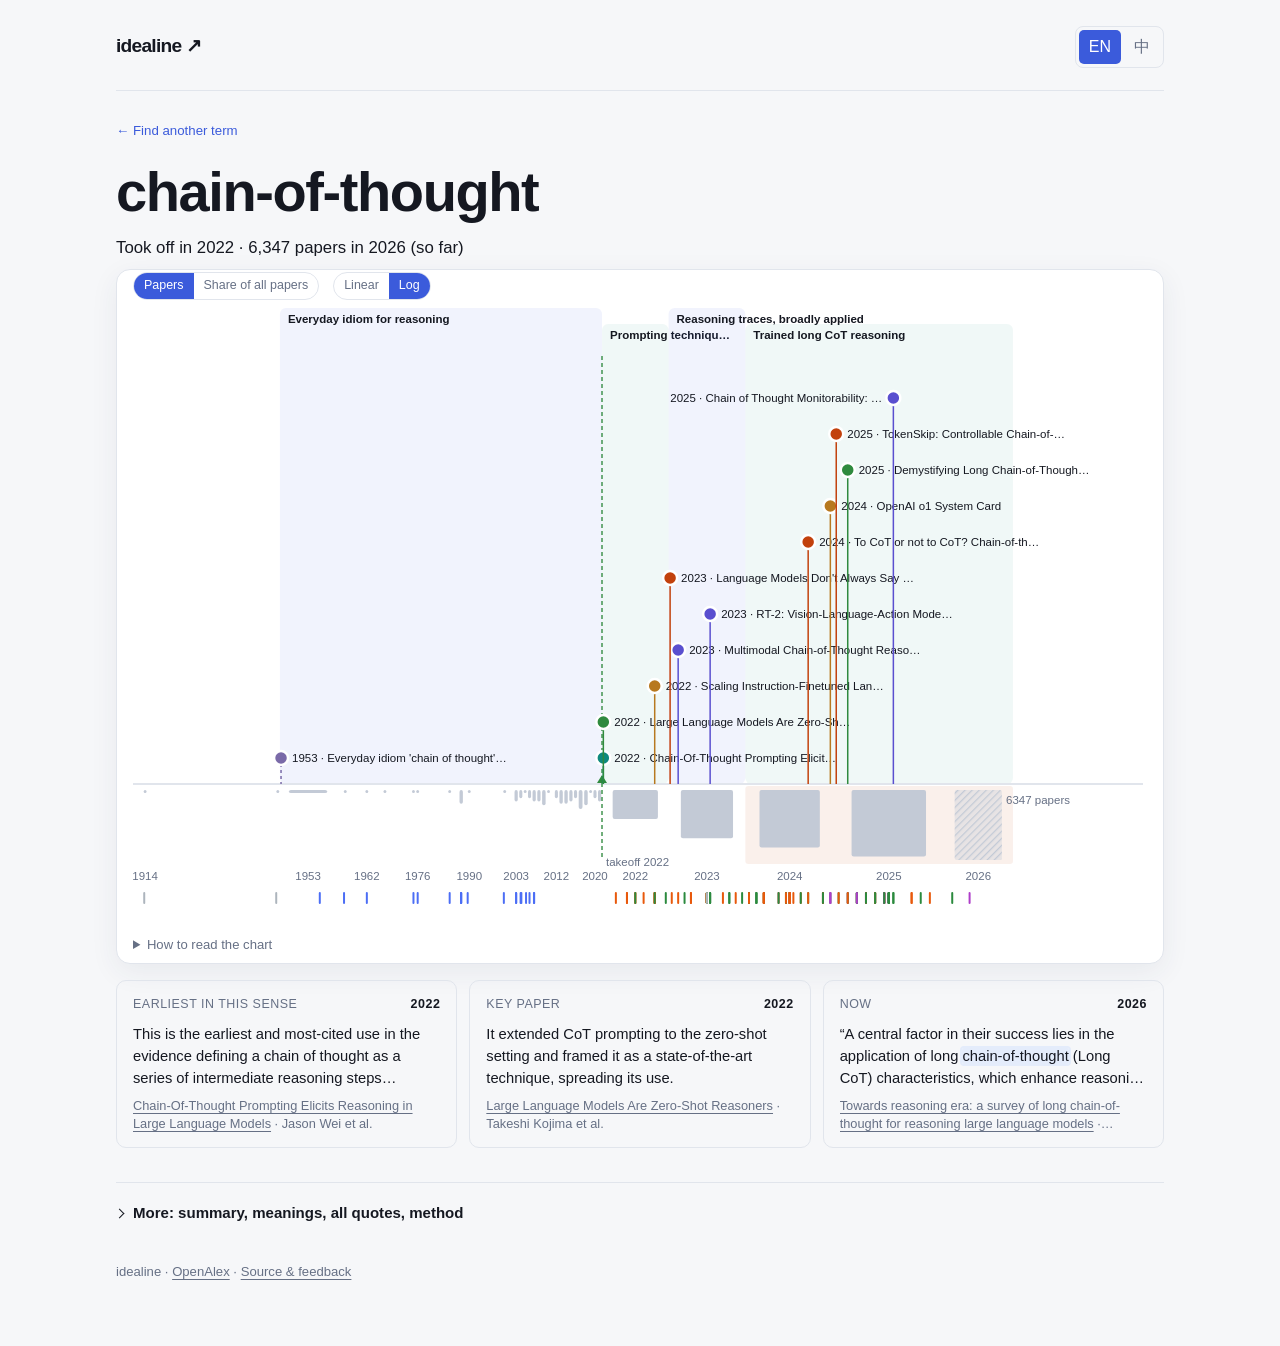
<file: docs/terms/chain-of-thought.html>
<!doctype html>
<html lang="en"><head><meta charset="utf-8"><meta name="viewport" content="width=device-width,initial-scale=1">
<title>chain-of-thought · idealine</title>
<meta name="description" content="Read how papers use chain-of-thought: quoted passages, source links, and a short reading route.">
<style>
:root{--bg:#f6f7f9;--panel:#ffffff;--fg:#151821;--muted:#667085;--ink-soft:#3d4452;--line:#e1e5ec;--accent:#3b5bdb;--on-accent:#ffffff;
--ancestor:#7a6aa8;--origin:#0f8a7e;--coined:#3b5bdb;--popularized:#2f8a3e;--redefined:#b7791f;--applied:#5a4fcf;--critique:#c2410c;
--bar:#c3cad6;--era1:rgba(59,91,219,.07);--era2:rgba(15,138,126,.06);--glow:#e8edff;--shadow:0 8px 28px rgba(40,50,90,.07)}
@media (prefers-color-scheme:dark){:root:not([data-theme=light]){--bg:#0c0f15;--panel:#141922;--fg:#e7eaf0;--muted:#8a93a5;--ink-soft:#c2c8d3;--line:#252c39;--accent:#7c9cff;--on-accent:#0a0f1f;
--ancestor:#b6a6ff;--origin:#5fd3c4;--coined:#7ea2ff;--popularized:#7bd88f;--redefined:#e3b341;--applied:#a99cf5;--critique:#ff8a65;
--bar:#3a4050;--era1:rgba(124,156,255,.08);--era2:rgba(95,211,196,.06);--glow:rgba(124,156,255,.10);--shadow:0 12px 40px rgba(0,0,0,.45)}}
*{box-sizing:border-box}
body{margin:0;background:radial-gradient(1200px 500px at 50% -120px,var(--glow) 0%,transparent 70%) no-repeat,var(--bg);color:var(--fg);font:16px/1.6 ui-sans-serif,-apple-system,BlinkMacSystemFont,"Segoe UI","PingFang SC","Hiragino Sans GB","Noto Sans SC",sans-serif}
main{max-width:1080px;margin:0 auto;padding:28px 16px 64px}
.brand{font-size:.8rem;letter-spacing:.08em;text-transform:uppercase;color:var(--muted)}
.brand a{color:inherit}
h1{font-weight:650;letter-spacing:-.02em;font-size:clamp(1.8rem,4vw,2.6rem);line-height:1.15;margin:6px 0 10px}
.summary{font-size:1.08rem;max-width:760px;margin:0 0 8px;color:var(--ink-soft)}
.meta{color:var(--muted);font-size:.86rem}
.card{background:var(--panel);border:1px solid var(--line);border-radius:14px;margin-top:22px;box-shadow:var(--shadow);overflow:hidden}
.scroller{overflow-x:auto;-webkit-overflow-scrolling:touch}
svg text{fill:var(--fg);font-size:11.5px}
svg .muted{fill:var(--muted)}
.ms{cursor:pointer;outline:none}
.ms circle{stroke:var(--panel);stroke-width:2.5}
.ms:hover circle,.ms:focus circle,.ms.sel circle{stroke:var(--fg)}
.ms.sel text{font-weight:700}
.legend{display:flex;flex-wrap:wrap;gap:6px 14px;padding:10px 16px;border-top:1px solid var(--line);font-size:.8rem;color:var(--muted)}
.legend i{display:inline-block;width:9px;height:9px;border-radius:50%;margin-right:5px;vertical-align:0}
.hint{font-size:.8rem;color:var(--muted);padding:10px 16px 0}
.detail{padding:18px 20px}
.kind{font-size:.72rem;font-weight:700;letter-spacing:.07em;text-transform:uppercase}
.detail h2{font-size:1.2rem;font-weight:650;margin:4px 0 6px;line-height:1.3}
.detail h2 a{color:inherit}
.why{margin:0 0 10px}
.status{font-size:.78rem;color:var(--muted)}
blockquote{margin:10px 0;padding:2px 0 2px 12px;border-left:3px solid var(--line);color:var(--fg)}
blockquote cite{display:block;font-style:normal;color:var(--muted);font-size:.8rem;margin-top:3px}
blockquote cite a{color:inherit}
mark{background:transparent;color:inherit;font-weight:650;text-decoration:underline;text-decoration-color:var(--accent);text-decoration-thickness:2px}
.headline{margin:-6px 0 12px;font-size:.95rem;color:var(--ink-soft)}
.headline:empty{display:none}
.tlbar{display:flex;flex-wrap:wrap;gap:8px 14px;margin:2px 0 8px}
.tlseg{display:inline-flex;border:1px solid var(--line);border-radius:999px;overflow:hidden}
.tlseg button{font:inherit;font-size:.78rem;padding:3px 10px;border:0;background:transparent;color:var(--muted);cursor:pointer}
.tlseg button[aria-pressed=true]{background:var(--accent);color:var(--on-accent)}
.lanekey{flex-basis:100%;display:flex;flex-wrap:wrap;gap:4px 12px;margin-top:4px}
.lanekey i{border-radius:1px;width:4px}
.mslist{list-style:none;margin:10px 0 0;padding:0}
.mslist button{display:block;width:100%;text-align:left;font:inherit;font-size:.88rem;padding:6px 8px;border:0;border-radius:8px;background:transparent;color:var(--fg);cursor:pointer}
.mslist button.sel,.mslist button:hover{background:var(--era1)}
.mslist b{display:inline-block;min-width:1.4em;color:var(--accent)}
.checks{list-style:none;padding:0;margin:4px 0 10px;font-size:.88rem}
.checks li.ok{color:var(--coined)}.checks li.no{color:var(--critique)}
.shift,.caveat{font-size:.88rem;color:var(--muted);margin:4px 0 10px}
.prov{font-size:.78rem;color:var(--muted);margin-top:8px}
.era .mix{display:flex;height:8px;border-radius:4px;overflow:hidden;margin:10px 0 4px;background:var(--line)}
.era .mix span{display:block;height:100%}
.era .small{font-size:.8rem;margin:2px 0}
.era .badge{display:inline-block;font-size:.74rem;padding:1px 7px;border-radius:999px;margin:2px 4px 0 0;border:1px solid var(--line)}
.era .badge.new{color:var(--coined)}.era .badge.faded{color:var(--muted)}
.era .words{font-size:.84rem;margin-top:8px}
.era .words.thin{opacity:.6}
.era .words .nw{font-weight:600;color:var(--fg)}
.era .muted,.mixnote{color:var(--muted)}
.mixnote{grid-column:1/-1;font-size:.8rem;margin:0}
.qtick:hover rect:first-child{opacity:.6}
.roots:empty{display:none}
.roots{margin-top:22px;padding:14px 16px;border:1px solid var(--line);border-radius:12px;background:var(--panel)}
.roots h3{margin:0 0 8px;font-size:1rem}
.roots ul{margin:8px 0;padding-left:18px;font-size:.9rem}
.roots li{margin:0 0 4px}
.roots .muted{color:var(--muted)}.roots .small{font-size:.8rem;margin:6px 0 0}
.roots svg text{fill:var(--muted)}
.senses:empty{display:none}
.senses{margin:4px 0 14px;padding:12px 16px;border:1px solid var(--line);border-left:3px solid var(--accent);border-radius:10px;background:var(--panel);font-size:.92rem}
.senses p{margin:0 0 6px}
.senses details{margin-top:6px}
.senses summary{cursor:pointer;color:var(--accent);font-weight:600}
.senses ul{margin:8px 0 0;padding-left:18px}
.senses li{margin:0 0 8px}
.senses .muted{color:var(--muted)}
.senses li q{display:block;color:var(--muted);font-size:.86rem;margin-top:2px}
.eras{display:grid;grid-template-columns:repeat(auto-fit,minmax(230px,1fr));gap:12px;margin-top:22px}
.era{background:var(--panel);border:1px solid var(--line);border-radius:12px;padding:14px 16px}
.era b{display:block;font-size:.78rem;color:var(--muted);font-weight:600}
.era h3{margin:2px 0 6px;font-size:1rem}
.era p{margin:0;font-size:.92rem}
details{margin-top:28px;color:var(--muted);font-size:.88rem}
details summary{cursor:pointer}
footer{margin-top:36px;color:var(--muted);font-size:.82rem}
footer a{color:inherit}

/* Shared reading surface: quiet paper, ink, and selective evidence highlights. */
:root{--quote-mark:#e4ecfb;--warning-bg:#fff0ce}
@media(prefers-color-scheme:dark){:root:not([data-theme=light]){--quote-mark:#26345a;--warning-bg:#4a4024}}
body{background:var(--bg);font-size:16px;line-height:1.6}
main{max-width:1120px;padding:26px 36px 64px}
a{color:var(--accent);text-underline-offset:3px}
button,input,select,textarea{font:inherit}
button,a,summary,input,select,textarea{-webkit-tap-highlight-color:transparent}
:focus-visible{outline:2px solid var(--accent);outline-offset:4px}
[hidden]{display:none!important}
.site-nav{display:flex;align-items:center;justify-content:space-between;gap:20px;padding-bottom:22px;border-bottom:1px solid var(--line)}
.site-nav .wordmark{font-weight:750;font-size:1.2rem;text-decoration:none;color:var(--fg);letter-spacing:-.04em}
.reading-lang{display:flex;gap:3px;padding:3px;border:1px solid var(--line);border-radius:8px}
.reading-lang button{border:0;background:transparent;color:var(--muted);padding:4px 10px;border-radius:5px;cursor:pointer}
.reading-lang button[aria-pressed=true]{background:var(--accent);color:var(--on-accent)}
.term-header{padding:26px 0 4px}
.term-header>a{font-size:.83rem;text-decoration:none}
.term-header h1{font-weight:650;letter-spacing:-.025em;font-size:clamp(2rem,5vw,3.5rem);margin:18px 0 0}
.eyebrow,.source-label{font-size:.71rem;font-weight:700;letter-spacing:.08em;text-transform:uppercase;color:var(--accent)}
.brief-meta{display:flex;flex-wrap:wrap;gap:4px 20px;padding:12px 0 26px;color:var(--muted);font-size:.79rem}
.brief-meta span+span{margin-left:auto}
.reading-layout{display:grid;grid-template-columns:minmax(0,1fr) 210px;gap:44px;align-items:start}
.reading-main{min-width:0}
.section-heading{display:flex;align-items:baseline;justify-content:space-between;gap:8px 16px;flex-wrap:wrap}
.section-heading h3{font-size:1.03rem;letter-spacing:-.015em;margin:0;color:var(--fg)}
.section-heading>span{font-size:.72rem;color:var(--muted)}
.section-intro{font-size:.86rem;color:var(--muted);margin:6px 0 20px;max-width:65ch}
.source-card{padding:24px 28px;margin:0 0 16px;border:1px solid var(--line);border-radius:10px;background:var(--panel);scroll-margin:20px}
.source-card:focus{outline:2px solid var(--accent);outline-offset:3px}
.source-top{display:flex;justify-content:space-between;gap:12px;align-items:baseline}
.source-year{color:var(--ink-soft);font-size:.8rem;font-variant-numeric:tabular-nums;white-space:nowrap}
.source-type{font-size:.69rem;color:var(--muted);margin:6px 0 10px}
.source-type span{color:var(--muted)}
.source-card blockquote{font-size:1.22rem;line-height:1.65;letter-spacing:-.008em;margin:0;padding:0;border:0;overflow-wrap:anywhere}
mark{background:var(--quote-mark);color:var(--fg);font-weight:inherit;text-decoration:none;box-decoration-break:clone;-webkit-box-decoration-break:clone;padding:0;border-radius:2px;box-shadow:0 0 0 2px var(--quote-mark)}
.reading-note{font-size:.82rem;color:var(--ink-soft);margin:16px 0 0;line-height:1.6}
.reading-note b{font-weight:600;color:var(--accent);margin-right:5px}
.source-citation{border-top:1px solid var(--line);padding-top:14px;margin-top:20px}
.source-citation h4{font-size:.83rem;font-weight:600;line-height:1.5;margin:0;overflow-wrap:anywhere}
.source-citation h4 a{color:var(--fg);text-decoration:none}
.source-citation h4 a:hover{text-decoration:underline}
.source-citation p{font-size:.75rem;color:var(--muted);margin:4px 0 0}
.source-actions{display:flex;gap:12px;align-items:center;flex-wrap:wrap;margin-top:17px;font-size:.76rem}
.source-actions button,.source-actions a{cursor:pointer;min-height:36px;padding:7px 11px;border:1px solid var(--line);border-radius:5px;background:transparent;color:var(--accent);text-decoration:none;line-height:1.4}
.source-actions .paper-link{background:var(--accent);border-color:var(--accent);color:var(--on-accent)}
.source-actions .passage-link{margin-left:auto}
.source-actions button:hover{border-color:var(--accent)}
.source-warning{background:var(--warning-bg);color:var(--fg);font-size:.76rem;padding:6px 10px;border-radius:4px;margin:12px 0 0}
.copy-status{font-size:.75rem;color:var(--accent)}
.copy-status:not(:empty){margin-top:10px}
.copy-status textarea{display:block;width:100%;min-height:150px;border:1px solid var(--line);background:var(--bg);color:var(--fg);padding:12px;margin-top:8px;font-size:.8rem}
.reading-aside{border-top:2px solid var(--accent);padding-top:18px;position:sticky;top:22px}
.reading-aside>p{font-size:1.38rem;line-height:1.5;margin:12px 0 22px}
.reading-aside>a{display:flex;align-items:center;justify-content:space-between;text-decoration:none;font-size:.8rem;font-weight:600;border-bottom:1px solid var(--line);padding-bottom:12px}
.aside-count{font-size:.73rem;color:var(--muted);padding-top:12px}
.evidence-browser,.method-panel{border-top:1px solid var(--line);padding-top:22px;margin-top:30px;color:var(--ink-soft)}
.evidence-browser>summary,.method-panel>summary,.timeline-diagnostics>summary{font-size:.94rem;color:var(--fg);font-weight:600;cursor:pointer}
.evidence-browser>summary span{font-size:.75rem;margin-left:8px;font-weight:400;color:var(--muted)}
.evidence-browser>p,.method-panel>p{font-size:.84rem;max-width:76ch}
.evidence-filters{display:flex;gap:10px 12px;flex-wrap:wrap;align-items:flex-end;max-width:780px;margin:18px 0 6px}
.evidence-filters label{display:flex;flex-direction:column;gap:4px;font-size:.72rem;color:var(--muted);min-width:0;flex:0 1 auto}
.evidence-filters select{height:34px;background:var(--panel);color:var(--fg);border:1px solid var(--line);border-radius:6px;padding:0 32px 0 10px;font-size:.8rem;min-width:120px;max-width:280px;text-overflow:ellipsis}
.filter-status{font-size:.75rem;color:var(--muted);margin:0 0 8px auto;font-variant-numeric:tabular-nums}
.quote-results{max-width:780px;border-top:1px solid var(--line);margin-top:6px}
.load-more{margin-top:16px;padding:9px 18px;border:1px solid var(--accent);border-radius:5px;background:transparent;color:var(--accent);cursor:pointer}
.empty-state{border:1px dashed var(--line);padding:24px;border-radius:8px;font-size:.88rem}
.usage-panel{border-top:1px solid var(--line);padding-top:24px;margin-top:30px}
.usage-panel>p{font-size:.78rem;color:var(--muted);max-width:76ch;margin:8px 0 22px}
.usage-panel svg{display:block;width:100%;height:82px;fill:var(--accent)}
.usage-panel .partial-bar{opacity:.4}
.usage-axis{display:flex;justify-content:space-between;font-size:.71rem;color:var(--muted);margin-top:8px}
.method-panel h3{font-size:.88rem}
.timeline-diagnostics{margin-top:20px}
.file-tools{border-top:1px solid var(--line);margin-top:22px;padding-top:20px}
.file-tools>summary{font-size:.84rem;cursor:pointer}
.file-tools .actions{padding-top:12px}
.home main{max-width:1120px}
.home nav{padding-bottom:18px;border-bottom:1px solid var(--line)}
.home nav .logo{font-size:1.2rem;letter-spacing:-.04em}
.home .hero{text-align:left;max-width:none;margin:38px 0 0;display:grid;grid-template-columns:minmax(0,1fr) 290px;gap:0 56px}
.home .hero-copy h1{font-size:clamp(2.1rem,4.2vw,3.2rem);font-weight:700;letter-spacing:-.035em;line-height:1.1;margin:12px 0 18px;max-width:530px}
.home .hero-copy>p{font-size:.98rem;max-width:49ch;color:var(--ink-soft);margin:0 0 22px}
.home .hero-example{border-left:1px solid var(--line);padding:0 0 10px 25px;align-self:start}
.hero-example blockquote{font-size:1.04rem;line-height:1.65;border:0;padding:0;margin:12px 0}
.hero-example cite{font-size:.73rem;color:var(--muted);font-style:normal}
.hero-example>a{display:block;font-size:.77rem;margin-top:12px}
.home #trace-form{grid-column:1/-1;max-width:none;margin-top:4px}
.home .search{max-width:none;margin:0;border-radius:8px;padding:6px 6px 6px 18px;box-shadow:none}
.home .search input{font-size:1rem}
.home .btn{border-radius:5px;font-size:.85rem;padding:11px 20px}
.home .chips{justify-content:flex-start;max-width:none;margin-top:12px;gap:7px}
.home .chip{font-size:.77rem;padding:4px 10px;background:transparent;border:1px solid var(--line);color:var(--ink-soft);border-radius:4px}
.home .chip:hover{border-color:var(--accent);color:var(--accent)}
.home .keyline{font-size:.74rem;margin-top:13px}
.home #formmsg{margin:0;grid-column:1/-1;min-height:0}
.home #formmsg:not(:empty){padding-top:12px}
.home #result{margin-top:38px;border-top:1px solid var(--line);padding-top:24px}
.home .result-h h2{font-size:2.25rem;font-weight:650;letter-spacing:-.025em}
.home .tag{font-size:.65rem;letter-spacing:.09em}
.home #result.pending [data-part=reading],.home #result.pending .file-tools{display:none}
.home .section-h{font-size:1.3rem;font-weight:650;margin-top:48px}
.home .grid{grid-template-columns:repeat(auto-fit,minmax(225px,1fr));gap:12px}
.home .tcard{border-radius:8px;box-shadow:none;padding:18px;transition:border-color .15s}
.home .tcard:hover,.home .tcard:focus{transform:none;border-color:var(--accent)}
.home .tcard h3{font-size:1.06rem}
.home .tcard .spark{height:28px;opacity:.5}
.home .how{margin-top:44px;gap:24px;grid-template-columns:repeat(auto-fit,minmax(170px,1fr))}
.home .how b{font-size:.8rem}
.home .how p{font-size:.82rem}
.home .cli{margin-top:28px;max-width:none}
.home footer{border-top:1px solid var(--line);padding-top:18px;max-width:none}
.skip-link{position:absolute;left:12px;top:-100px;background:var(--panel);padding:10px;z-index:5}
.skip-link:focus{top:12px}
@media(max-width:760px){main{padding:18px 20px 44px}.reading-layout{grid-template-columns:minmax(0,1fr);gap:16px}.reading-aside{position:static;grid-row:1;padding:12px 0;border-top:0;border-bottom:1px solid var(--line)}.reading-aside>p{font-size:1.12rem;margin:6px 0 12px}.reading-aside>a{border:0;padding:0}.aside-count{display:none}.source-card{padding:20px}.home .hero{grid-template-columns:1fr;gap:0;margin-top:28px}.home .hero-example{display:none}.home .hero-copy h1{max-width:550px}.home .hero-copy>p{margin-bottom:18px}.brief-meta span+span{margin-left:0}.home .keyline{line-height:1.7}.home .result-h h2{font-size:1.9rem}}
@media(max-width:460px){main{padding:16px 14px 36px}.source-card{padding:18px 16px}.source-card blockquote{font-size:1.12rem}.source-actions{gap:8px}.source-actions button,.source-actions a{min-height:40px}.home nav .links{gap:10px}.home nav .links>a{font-size:.75rem}.home .hero-copy h1{font-size:2.2rem}.home .search{padding-left:12px}.home .search input{font-size:.89rem}.home .btn{padding:11px 12px}.evidence-filters label{min-width:120px}.section-heading>span{width:100%}}
/* The timeline leads the result; the source cards below are its evidence. */
.timeline-main{margin:6px 0 34px}
.timeline-main .timeline-summary{font-size:1.02rem;line-height:1.6;max-width:72ch;color:var(--fg);margin:0 0 10px}
.timeline-main .card{margin-top:8px}

/* Toolbar lines up with the hint text inside the timeline card. */
.card>.tlbar{padding:0 16px}
/* The roots spectrum scales down on narrow screens instead of widening the page. */
.roots svg{max-width:100%;height:auto}

/* Native selects get one look everywhere: same height as inputs, a quiet chevron. */
.select{position:relative;display:block}
.select select{appearance:none;-webkit-appearance:none;cursor:pointer;width:100%}
.select::after{content:"";position:absolute;right:13px;top:50%;width:6px;height:6px;border-right:1.5px solid var(--muted);border-bottom:1.5px solid var(--muted);transform:translateY(-70%) rotate(45deg);pointer-events:none}

/* Disclosure headings share one chevron instead of the browser triangle. */
.evidence-browser>summary,.method-panel>summary,.more-panel>summary,.file-tools>summary,.timeline-diagnostics>summary,.home .opts>summary{list-style:none;display:flex;align-items:center;gap:10px;width:fit-content}
.evidence-browser>summary::-webkit-details-marker,.method-panel>summary::-webkit-details-marker,.more-panel>summary::-webkit-details-marker,.file-tools>summary::-webkit-details-marker,.timeline-diagnostics>summary::-webkit-details-marker,.home .opts>summary::-webkit-details-marker{display:none}
.evidence-browser>summary::before,.method-panel>summary::before,.more-panel>summary::before,.file-tools>summary::before,.timeline-diagnostics>summary::before,.home .opts>summary::before{content:"";flex:none;width:6px;height:6px;border-right:1.5px solid currentColor;border-bottom:1.5px solid currentColor;transform:rotate(-45deg);transition:transform .15s}
.evidence-browser[open]>summary::before,.method-panel[open]>summary::before,.more-panel[open]>summary::before,.file-tools[open]>summary::before,.timeline-diagnostics[open]>summary::before,.home .opts[open]>summary::before{transform:rotate(45deg)}
.evidence-browser>summary span{margin-left:0;font-variant-numeric:tabular-nums}

/* Evidence list: compact rows, year first, so many passages can be scanned. */
.quote-row{display:grid;grid-template-columns:52px minmax(0,1fr);gap:0 16px;padding:18px 0;border-bottom:1px solid var(--line);scroll-margin:20px}
.quote-row:focus{outline:2px solid var(--accent);outline-offset:4px}
.qr-year{font-size:.84rem;font-weight:600;color:var(--ink-soft);font-variant-numeric:tabular-nums;padding-top:3px}
.quote-row blockquote{font-size:1rem;line-height:1.7;color:var(--fg);margin:0;padding:0;border:0;overflow-wrap:anywhere}
.qr-cite{font-size:.8rem;color:var(--muted);margin:8px 0 0;line-height:1.5;overflow-wrap:anywhere}
.qr-cite a{color:var(--fg);font-weight:600;text-decoration:none}
.qr-cite a:hover{color:var(--accent);text-decoration:underline}
.qr-foot{display:flex;flex-wrap:wrap;align-items:center;gap:6px 8px;margin-top:8px;font-size:.73rem}
.qr-tag{padding:1px 9px;border-radius:999px;background:color-mix(in srgb,var(--accent) 9%,transparent);color:var(--accent);line-height:1.6}
.qr-tag.plain{background:transparent;box-shadow:inset 0 0 0 1px var(--line);color:var(--muted)}
.qr-warn{background:var(--warning-bg);color:var(--fg);padding:1px 8px;border-radius:4px;line-height:1.6}
.qr-actions{margin-left:auto;display:flex;gap:2px}
.qr-actions button,.qr-actions a{background:none;border:0;color:var(--muted);cursor:pointer;padding:4px 8px;border-radius:5px;text-decoration:none;font-size:.73rem;line-height:1.4}
.qr-actions button:hover,.qr-actions a:hover{color:var(--accent);background:color-mix(in srgb,var(--accent) 8%,transparent)}
.quote-row .copy-status:not(:empty){margin-top:6px}

@media(max-width:760px){.evidence-filters label{flex:1 1 140px}.evidence-filters select{max-width:none}.filter-status{flex-basis:100%;margin:0}}
@media(max-width:460px){.quote-row{grid-template-columns:1fr}.qr-year{padding:0 0 2px}.qr-actions{margin-left:0}}
.alt-row{display:flex;flex-wrap:wrap;gap:6px;margin:0 0 16px}
.alt-row .chip{margin:0;border-color:var(--accent);color:var(--accent)}

/* Settings: one light column. Provider is a row of buttons, the version a menu,
   rarely needed fields fold under "More options". */
.home .opts{max-width:none;margin:12px 0 0;padding:0;border:0;border-radius:0;background:transparent}
.home .opts[open]{padding:0}
.home .opts>summary{font-size:.8rem;color:var(--muted);padding:6px 0}
.home .opts>summary:hover{color:var(--fg)}
/* Settings as a list: label left, current value right, tap a row to edit it in place. */
.opts-body.slist{margin-top:8px;max-width:560px;padding:0;border:1px solid var(--line);border-radius:12px;background:var(--panel);overflow:hidden}
.srow{margin:0;padding:0;border:0;border-top:1px solid var(--line);border-radius:0;background:transparent;font-size:inherit;color:var(--fg)}
.slist>.srow:first-child{border-top:0}
#keyrow>.srow{border-top:1px solid var(--line)}
.srow>summary{list-style:none;display:flex;align-items:center;gap:12px;padding:13px 16px;cursor:pointer;font-size:.86rem}
.srow>summary::-webkit-details-marker{display:none}
.srow>summary:hover{background:color-mix(in srgb,var(--fg) 3%,transparent)}
.srow>summary:focus-visible{outline:2px solid var(--accent);outline-offset:-2px}
.srow>summary::after{content:"";flex:none;width:6px;height:6px;margin-left:2px;border-right:1.5px solid var(--muted);border-bottom:1.5px solid var(--muted);transform:rotate(-45deg);transition:transform .15s}
.srow[open]>summary::after{transform:rotate(45deg)}
.sl{flex:none;color:var(--fg)}
.sv{flex:1;min-width:0;text-align:right;color:var(--muted);white-space:nowrap;overflow:hidden;text-overflow:ellipsis}
.sv.ok{color:var(--accent)}
.sv.link{color:var(--accent)}
.sedit{display:flex;flex-direction:column;gap:10px;padding:2px 16px 16px}
.opts .sedit .opts-hint,.home .opts .sedit .privacy{margin:0;font-size:.76rem;color:var(--muted);line-height:1.55}
.opts-hint{font-size:.74rem;font-weight:400;color:var(--muted)}
.seg{display:flex;flex-wrap:wrap;gap:6px}
.seg button{font:inherit;font-size:.8rem;padding:6px 12px;border:1px solid var(--line);border-radius:999px;background:transparent;color:var(--ink-soft);cursor:pointer}
.seg button:hover{border-color:var(--accent);color:var(--accent)}
.seg button[aria-pressed=true]{background:var(--accent);border-color:var(--accent);color:var(--on-accent)}
.opts input:not([type=checkbox]),.opts select{width:100%;height:36px;padding:0 11px;font:inherit;font-size:.85rem;border:1px solid var(--line);border-radius:8px;background:var(--panel);color:var(--fg)}
.opts input:not([type=checkbox]):focus,.opts select:focus{outline:none;border-color:var(--accent);box-shadow:0 0 0 3px color-mix(in srgb,var(--accent) 16%,transparent)}
.opts .select{display:block}
.opts .select select{padding-right:32px}
.keybox{display:flex;align-items:center;border:1px solid var(--line);border-radius:8px;background:var(--panel);padding:3px}
.keybox:focus-within{border-color:var(--accent);box-shadow:0 0 0 3px color-mix(in srgb,var(--accent) 16%,transparent)}
.opts .keybox input{border:0;height:30px;box-shadow:none;flex:1;min-width:0}
.opts .keybox input:focus{box-shadow:none}
.keybox button{font:inherit;font-size:.78rem;font-weight:600;height:30px;padding:0 14px;border:0;border-radius:6px;background:var(--accent);color:var(--on-accent);cursor:pointer;white-space:nowrap}
.keybox button:disabled{opacity:.55;cursor:wait}
.slink{font-size:.78rem;color:var(--accent);width:fit-content}
#keycheck{font-size:.78rem}
#keycheck:empty{display:none}
.oa-how{margin:0;padding-left:18px;font-size:.76rem;color:var(--muted);line-height:1.65}
.oa-how a{color:var(--accent)}
.opts label.sswitch,.sswitch{display:flex;align-items:center;gap:12px;padding:12px 16px;border-top:1px solid var(--line);margin:0;cursor:pointer;font-size:.86rem}
.sswitch .sl{flex:1;display:flex;flex-direction:column;gap:2px}
.opts input.switch{appearance:none;-webkit-appearance:none;flex:none;width:40px;height:24px;margin:0;border-radius:999px;background:var(--line);position:relative;cursor:pointer;transition:background .15s}
.opts input.switch::before{content:"";position:absolute;top:3px;left:3px;width:18px;height:18px;border-radius:50%;background:#fff;box-shadow:0 1px 2px rgba(0,0,0,.25);transition:transform .15s}
.opts input.switch:checked{background:var(--accent)}
.opts input.switch:checked::before{transform:translateX(16px)}
.opts input.switch:focus-visible{outline:2px solid var(--accent);outline-offset:2px}
.sfoot{display:flex;justify-content:flex-end;padding:10px 16px;border-top:1px solid var(--line);background:color-mix(in srgb,var(--fg) 2%,transparent)}
.sfoot .linkbtn{font-size:.76rem}
@media(max-width:460px){.srow>summary,.opts label.sswitch{padding:12px 14px}.sedit{padding:2px 14px 14px}}

/* Evidence filters: meaning and period as chips with counts, order as a toggle. */
.ev-filters{max-width:780px;margin:16px 0 0;display:flex;flex-direction:column;gap:10px}
.frow{display:grid;grid-template-columns:52px minmax(0,1fr);gap:8px;align-items:start}
.flabel{font-size:.74rem;color:var(--muted);padding-top:6px}
.fchips{display:flex;flex-wrap:wrap;gap:6px}
.fchip{display:inline-flex;align-items:center;gap:6px;font:inherit;font-size:.78rem;line-height:1.4;padding:4px 10px;border:1px solid var(--line);border-radius:999px;background:var(--panel);color:var(--ink-soft);cursor:pointer}
.fchip i,.qr-tag i{display:inline-block;width:7px;height:7px;border-radius:50%;flex:none}
.qr-tag i{margin-right:5px;vertical-align:1px}
.fchip .n{font-size:.7rem;color:var(--muted);font-variant-numeric:tabular-nums}
.fchip:hover{border-color:var(--accent)}
.fchip[aria-pressed=true]{background:color-mix(in srgb,var(--accent) 10%,var(--panel));border-color:var(--accent);color:var(--fg)}
.fchip[aria-pressed=true] .n{color:var(--accent)}
.fbar{display:flex;align-items:center;justify-content:space-between;gap:10px;margin-top:4px}
.fbar .filter-status{margin:0}
.sortseg{display:inline-flex;border:1px solid var(--line);border-radius:8px;padding:2px;background:var(--panel)}
.sortseg button{font:inherit;font-size:.74rem;border:0;background:transparent;color:var(--muted);padding:3px 10px;border-radius:6px;cursor:pointer}
.sortseg button[aria-pressed=true]{background:var(--accent);color:var(--on-accent)}
@media(max-width:460px){.frow{grid-template-columns:1fr;gap:4px}.flabel{padding-top:0}}

/* Free result: say what a model key adds, with one button to the settings row. */
.upsell{display:flex;align-items:center;gap:14px;max-width:780px;margin:12px 0 0;padding:12px 14px;border:1px solid color-mix(in srgb,var(--accent) 30%,var(--line));border-radius:10px;background:color-mix(in srgb,var(--accent) 6%,var(--panel))}
.upsell[hidden]{display:none}
.upsell p{margin:0;flex:1;font-size:.82rem;line-height:1.55;color:var(--ink-soft)}
.upsell .btn{flex:none;white-space:nowrap}
.upsell-acts{display:flex;align-items:center;gap:12px;flex:none}
.upsell-acts [hidden]{display:none}
@media(max-width:560px){.upsell{flex-direction:column;align-items:flex-start}}

/* One left inset (16px) for everything inside the timeline card. */
.card .mslist{padding:0 8px}
.card .detail{padding:18px 16px}
.mslist button{display:grid;grid-template-columns:1.6em minmax(0,1fr);align-items:baseline}

/* Test-code row: hidden unless the site carries a sealed test key. */
#tester-msg{font-size:.78rem}
#tester-msg:empty{display:none}
.slist>.srow[hidden]:first-child+.srow{border-top:0}

/* Short result: headline, chart, three cards. Everything else is folded. */
.timeline-main .headline{font-size:1.05rem;color:var(--fg);margin:0 0 6px}
.dnotes,.chart-key,.msfold{font-size:.82rem;color:var(--ink-soft);margin:4px 0 8px}
.dnotes>summary,.chart-key>summary,.msfold>summary,.more-panel>summary{cursor:pointer;color:var(--muted);width:fit-content}
.dnotes .dnote{margin:6px 0 0;line-height:1.5}
.dnotes .dnote a{color:inherit;text-decoration:underline;text-underline-offset:2px}
.card .chart-key,.card .msfold{padding:0 16px}
.card .chart-key .hint{padding:6px 0 0}
.card .detail:empty{display:none}
.story{display:grid;grid-template-columns:repeat(3,minmax(0,1fr));gap:12px;margin-top:16px}
.story-card{border:1px solid var(--line);border-radius:10px;padding:14px 16px;min-width:0}
.sc-top{display:flex;justify-content:space-between;align-items:baseline;font-size:.78rem;color:var(--muted);text-transform:uppercase;letter-spacing:.04em}
.sc-year{font-variant-numeric:tabular-nums;font-weight:600;color:var(--fg)}
.sc-line{margin:8px 0;font-size:.92rem;line-height:1.5;color:var(--fg);display:-webkit-box;-webkit-line-clamp:3;-webkit-box-orient:vertical;overflow:hidden}
.sc-src{margin:0;font-size:.8rem;line-height:1.4;color:var(--muted);display:-webkit-box;-webkit-line-clamp:2;-webkit-box-orient:vertical;overflow:hidden}
.sc-src a{color:inherit}
.more-panel{border-top:1px solid var(--line);padding-top:18px;margin-top:8px}
.more-panel>summary{font-size:.94rem;font-weight:600;color:var(--fg)}
.more-panel[open]>summary{margin-bottom:14px}
.more-panel .brief-meta{padding:0;display:block}
@media(max-width:760px){.story{grid-template-columns:minmax(0,1fr)}}
</style></head>
<body>
<a class="skip-link" href="#reading">Skip to sources</a>
<main>
<nav class="site-nav"><a class="wordmark" href="../index.html">idealine<span aria-hidden="true"> ↗</span></a>
<div class="reading-lang" role="group" aria-label="Language"><button type="button" data-reading-lang="en" aria-pressed="true">EN</button><button type="button" data-reading-lang="zh" aria-pressed="false">中</button></div></nav>
<header class="term-header"><a data-reading-back href="../index.html">← Find another term</a><h1>chain-of-thought</h1></header>
<div data-part="reading" id="reading"></div>
<noscript>This reading brief needs JavaScript to display the saved source passages.</noscript>
<footer>idealine · <a href="https://openalex.org">OpenAlex</a> · <a href="https://github.com/Yilinista/idealine">Source &amp; feedback</a></footer>
</main>

<script type="application/json" id="data">{"term": "chain-of-thought", "aliases": ["chain of thought prompting"], "summary": "For most of the 20th century, 'chain of thought' was an everyday English phrase for a person's line of reasoning. In 2022 it was taken up to name a way of prompting large language models to write out intermediate reasoning steps. Today it mostly means the step-by-step reasoning traces that language models generate, including the 'long chain-of-thought' that reasoning models are trained to produce with reinforcement learning. These traces are also studied for efficiency, faithfulness and AI-safety monitoring.", "counts": [[1914, 1], [1952, 1], [1953, 1], [1956, 1], [1962, 1], [1967, 1], [1975, 1], [1976, 1], [1985, 1], [1988, 4], [1990, 1], [2000, 1], [2003, 3], [2004, 2], [2005, 1], [2006, 2], [2007, 3], [2008, 3], [2009, 5], [2010, 1], [2012, 2], [2013, 4], [2014, 4], [2015, 3], [2016, 2], [2017, 8], [2018, 5], [2019, 1], [2020, 2], [2021, 3], [2022, 30], [2023, 369], [2024, 1253], [2025, 4023], [2026, 6347]], "quarters": [], "undated": [], "totals": [[1914, 107043], [1915, 96856], [1916, 92958], [1917, 89646], [1918, 87966], [1919, 93201], [1920, 106357], [1921, 111236], [1922, 121285], [1923, 122247], [1924, 129221], [1925, 134401], [1926, 152453], [1927, 152498], [1928, 155127], [1929, 161062], [1930, 172079], [1931, 166799], [1932, 169221], [1933, 166479], [1934, 167417], [1935, 175481], [1936, 179062], [1937, 179504], [1938, 183106], [1939, 179158], [1940, 190016], [1941, 159107], [1942, 147898], [1943, 137792], [1944, 129555], [1945, 133340], [1946, 164564], [1947, 193866], [1948, 220726], [1949, 236764], [1950, 303938], [1951, 310928], [1952, 323252], [1953, 338601], [1954, 347259], [1955, 357867], [1956, 365616], [1957, 386613], [1958, 406198], [1959, 430067], [1960, 485792], [1961, 479135], [1962, 505793], [1963, 556711], [1964, 587802], [1965, 631468], [1966, 670245], [1967, 721736], [1968, 767232], [1969, 812930], [1970, 952991], [1971, 882971], [1972, 924499], [1973, 947199], [1974, 983414], [1975, 1023309], [1976, 1048106], [1977, 1089439], [1978, 1139301], [1979, 1190981], [1980, 1300404], [1981, 1291099], [1982, 1324842], [1983, 1374666], [1984, 1427816], [1985, 1488565], [1986, 1563942], [1987, 1648997], [1988, 1729626], [1989, 1830595], [1990, 1995458], [1991, 1989397], [1992, 2075541], [1993, 2169232], [1994, 2281914], [1995, 2430990], [1996, 2593987], [1997, 2700791], [1998, 2835895], [1999, 2979925], [2000, 3396678], [2001, 3585372], [2002, 4173629], [2003, 4403763], [2004, 4744244], [2005, 5138846], [2006, 5584169], [2007, 6047822], [2008, 6448492], [2009, 6975803], [2010, 7439321], [2011, 7942884], [2012, 8252143], [2013, 8640926], [2014, 9129466], [2015, 9352128], [2016, 9772181], [2017, 9658892], [2018, 9620609], [2019, 10105903], [2020, 10710989], [2021, 10234246], [2022, 9919123], [2023, 10662282], [2024, 10984643], [2025, 14188833], [2026, 18745510]], "roots": {"spectrum": [[1948, 2], [1949, 0], [1950, 0], [1951, 0], [1952, 2], [1953, 0], [1954, 0], [1955, 0], [1956, 0], [1957, 0], [1958, 0], [1959, 0], [1960, 0], [1961, 0], [1962, 0], [1963, 0], [1964, 0], [1965, 0], [1966, 0], [1967, 0], [1968, 0], [1969, 0], [1970, 0], [1971, 0], [1972, 0], [1973, 0], [1974, 0], [1975, 0], [1976, 0], [1977, 0], [1978, 0], [1979, 0], [1980, 0], [1981, 0], [1982, 0], [1983, 0], [1984, 0], [1985, 4], [1986, 2], [1987, 0], [1988, 0], [1989, 2], [1990, 0], [1991, 0], [1992, 3], [1993, 0], [1994, 0], [1995, 0], [1996, 2], [1997, 0], [1998, 0], [1999, 0], [2000, 4], [2001, 8], [2002, 0], [2003, 0], [2004, 4], [2005, 0], [2006, 2], [2007, 2], [2008, 0], [2009, 5], [2010, 0], [2011, 4], [2012, 2], [2013, 5], [2014, 22], [2015, 41], [2016, 35], [2017, 72], [2018, 70], [2019, 147], [2020, 174], [2021, 361], [2022, 922], [2023, 840], [2024, 584], [2025, 277], [2026, 19]], "peaks": [{"year": 2015, "count": 41, "title": "Solving General Arithmetic Word Problems", "url": "https://doi.org/10.18653/v1/d15-1202", "authors": "Subhro Roy et al.", "cites": 17}, {"year": 2017, "count": 72, "title": "Program Induction by Rationale Generation: Learning to Solve and Explain Algebraic Word Problems", "url": "https://doi.org/10.18653/v1/p17-1015", "authors": "Ling Wang et al.", "cites": 21}, {"year": 2022, "count": 922, "title": "Chain-Of-Thought Prompting Elicits Reasoning in Large Language Models", "url": "https://doi.org/10.52202/068431-1800", "authors": "Jason Wei et al.", "cites": 82}, {"year": 2023, "count": 840, "title": "GPT-4 Technical Report", "url": "https://doi.org/10.48550/arxiv.2303.08774", "authors": "OpenAI et al.", "cites": 39}], "papers": 100, "refs": 916}, "quotes": [{"id": "E1", "text": "the preface to the translation of Ovid's Epistles Dryden distinguishes three kinds of translation-metaphrase, paraphrase, and imitation.Metaphrase he defines as turning an author word by word and line by line from one language into another, as Ben Jonson translated the Ars Poetica of Horace.Paraphrase is translation with latitude, 'where the author is kept in view by the translator, so as never to be lost, but his words are not so strictly follo…", "title": "\"Palamon and Arcite\" and the \"Knightes Tale\"", "year": 1914, "date": "1914-04-01", "url": "https://doi.org/10.2307/3712997", "authors": "W. H. Williams", "fromTitle": false, "field": "Arts and Humanities", "inSet": 0, "sense": "unclear"}, {"id": "E2", "text": "Parks to realize how outstanding were his friends.Of all this galaxy of stars, he became the greatest as pediatrician, as master of the science and art of caring for sick infants and children in the broadest sense.His life and work indicate what the pure pediatrician can do as a professor of pediatrics.He brought to pediatrics a good mind which would have been equally successful in a number of fields.However, his spiritual attributes have pro- v…", "title": "Grover Francis Powers and pediatrics at Yale.", "year": 1952, "date": "1952-02-01", "url": "https://openalex.org/W1634367285", "authors": "Daniel C. Darrow", "fromTitle": false, "field": "Arts and Humanities", "inSet": 0, "sense": "unclear"}, {"id": "E3", "text": "What has started our chain of thought is the following: I have often observed that a small group or clique can run an organization once it gets into office.", "title": "THE SECRETARY'S OFFICE", "year": 1953, "date": "1953-09-28", "url": "https://doi.org/10.1021/cen-v031n039.p4028", "authors": "ALDEN H. EMERY", "fromTitle": false, "field": "Business, Management and Accounting", "inSet": 0, "sense": "S1"}, {"id": "E4", "text": "The latter are said to be the product of free will, which is omnipotent enough to create the first link in a chain of thought or conduct.", "title": "SOME OBSERVATIONS ON THE RELATIONSHIP BETWEEN PSYCHIATRY AND THE LAW", "year": 1956, "date": "1956-03-01", "url": "https://doi.org/10.1001/archneurpsyc.1956.02330210077008", "authors": "THOMAS S. SZASZ", "fromTitle": false, "field": "Psychology", "inSet": 0, "sense": "S1"}, {"id": "E5", "text": "The chain of thought from physical system to presentation of results in the analog computer simulation of an orbiting spacecraft", "title": "The chain of thought from physical system to presentation of results in the analog computer simulation of an orbiting spacecraft", "year": 1962, "date": "1962-01-01", "url": "https://openalex.org/W3189085351", "authors": "J D Cavanagh", "fromTitle": true, "field": "Engineering", "inSet": 0, "sense": "S1"}, {"id": "E6", "text": "Where then do ceramics slot into this chain of thought?", "title": "Ceramics take to the Air", "year": 1975, "date": "1975-01-01", "url": "https://doi.org/10.1108/eb035214", "authors": "E.R. Danks", "fromTitle": false, "field": "Materials Science", "inSet": 0, "sense": "S1"}, {"id": "E7", "text": "Most people would agree that moralising interruptions disrupt the reader's chain of thought and weaken his hold on the world which the narrator is creating.", "title": "Judgement and Atmosphere in Epic", "year": 1976, "date": "1976-01-01", "url": "https://doi.org/10.1017/s0048671x00004276", "authors": "David M. Gaunt", "fromTitle": false, "field": "Arts and Humanities", "inSet": 0, "sense": "S1"}, {"id": "E8", "text": "But just knowing that an alternative set of beliefs exists and is held, let us say, by infidels may start a chain of thought like this: here are two sets of beliefs that contradict one another; they cannot both be true, so one of them must be false; but if one is false the other may be false also, so there may be no true belief.", "title": "Critical Innocence and Straight Reading", "year": 1985, "date": "1985-01-01", "url": "https://doi.org/10.2307/468986", "authors": "Peter Caws", "fromTitle": false, "field": "Arts and Humanities", "inSet": 0, "sense": "S1"}, {"id": "E9", "text": "This article presents this chain of thought and explains the essential role of special and general relativity in the GPS.", "title": "Relativistic effects in the global positioning system", "year": 1988, "date": "1988-01-01", "url": "https://openalex.org/W293809360", "authors": "Neil Ashby", "fromTitle": false, "field": "Physics and Astronomy", "inSet": 0, "sense": "S1"}, {"id": "E10", "text": "A narratological examination of the Gospel of Mark reveals further links in the Lohmeyer-Lightfoot-Marxsen chain of thought, al­ though at times correctives are suggested. 1.", "title": "ruimtes d ie Markusevangelie: 'n Kontinuering van d ie Lohmeyer- Lightfoot-Marxse n", "year": 1988, "date": "1988-01-01", "url": "https://openalex.org/W2340920152", "authors": "Ernest Van Eck", "fromTitle": false, "field": "Arts and Humanities", "inSet": 0, "sense": "S1"}, {"id": "E11", "text": "On one hand, the language of lyric poetry, even in its self-enclosed non-referentiality, gives rise to a chain of thought by which the poet is required to accept his finite, self-consciously fragmented condition as the basis for his art, which means he must reconceive his work in terms of mimetic rather than logical or structural considerations. “Die Gestalt erledigt das Problem” (P4 144).", "title": "Death and the fools", "year": 1988, "date": "1988-06-02", "url": "https://doi.org/10.1017/cbo9780511735660.005", "authors": "Benjamin K. Bennett", "fromTitle": false, "field": "Arts and Humanities", "inSet": 0, "sense": "S1"}, {"id": "E12", "text": "Thus shifts in argument. were found to be more difficult to comprehend than a continuous chain of thought.", "title": "Redundancy and the cohesion doze", "year": 1990, "date": "1990-02-01", "url": "https://doi.org/10.1111/j.1467-9817.1990.tb00320.x", "authors": "Marsha Bensoussan", "fromTitle": false, "field": "Psychology", "inSet": 0, "sense": "S1"}, {"id": "E13", "text": "The achievements of today are the cumulative results of unknown numbers of workers providing an unbroken chain of thought through time.", "title": "Geographers: Biobibliographical Studies, 1977-2000", "year": 2000, "date": "2000-04-01", "url": "https://doi.org/10.1111/j.1931-0846.2000.tb00335.x", "authors": "Patrick Hamilton Armstrong et al.", "fromTitle": false, "field": "Social Sciences", "inSet": 0, "sense": "S1"}, {"id": "E14", "text": "A piece of advice for the taxonomists amongst the readers of this book, I recommend you refer to Harris (1995) to further understand his concepts and chain of thought for the true shrikes.", "title": "Shrikes and Bush-Shrikes: Including Wood-Shrikes, Helmet-Shrikes, Flycatcher-Shrikes, Philentomas, Batises and Wattle-Eyes T. Harris K. Franklin", "year": 2003, "date": "2003-01-01", "url": "https://doi.org/10.1093/auk/120.1.239", "authors": "Reuven Yosef", "fromTitle": false, "field": "Environmental Science", "inSet": 0, "sense": "S1"}, {"id": "E15", "text": "To do the office work well, firstly, we should define the task, straighten out the work chain of thought, and carry out the work creatively; secondly, we should grasp the major contradictions, stress the main points and enhance the work level; thirdly, we should improve the quality of the staff in order to meet the work needs under the new circumstances.", "title": "The Thought on Enhancing the Office Work of the Colleges and Universities under the New Circumstances", "year": 2003, "date": "2003-01-01", "url": "https://openalex.org/W2359639092", "authors": "Guo Peng", "fromTitle": false, "field": "Business, Management and Accounting", "inSet": 0, "sense": "S1"}, {"id": "E16", "text": "We introduced the various conclusions involved in our conceptual framework in detail in Chapter 3, Chapter 7, and Chapter 10 to enable readers to see the chain of thought in the same sequence in which it was developed.", "title": "Memory and Whole-Brain Work: Draft of a Theory Based on EEG Oscillations", "year": 2004, "date": "2004-06-23", "url": "https://doi.org/10.1201/9780203298732-21", "authors": "Erol Basar", "fromTitle": false, "field": "Neuroscience", "inSet": 0, "sense": "S1"}, {"id": "E17", "text": "Chain of Thought in Dreams?'2", "title": "Artists and the dream in nineteenth-century Paris: Towards a prehistory of surrealism STEFANIE HERAEUS (transl. Deborah Laurie Cohen)", "year": 2004, "date": "2004-08-02", "url": "https://doi.org/10.4324/9780203646977-12", "authors": "Stefanie Heraeus", "fromTitle": false, "field": "Arts and Humanities", "inSet": 0, "sense": "S1"}, {"id": "E18", "text": "He interrupts his chain of thought briefly to talk about a 15 year-old with melanoma on whom he is scheduled to operate in the morning: “Melanoma is hitting younger and younger people,” he said. “We really have to keep up the educational efforts.” Biggest Challenge: ASCO's Big Growth His biggest challenge, he said, is managing “the stunning growth” of an organization that has added 2,000 new members each year for the past five years. “We have to…", "title": "Varied Roles for ASCO EVP Charles M. Balch, MD", "year": 2005, "date": "2005-09-25", "url": "https://doi.org/10.1097/01.cot.0000294692.38669.18", "authors": "Charlene Laino", "fromTitle": false, "field": "Medicine", "inSet": 0, "sense": "S1"}, {"id": "E19", "text": "One of the most prominent stylistic means applied by Woolf is her ‘train of thought’, linking one reflection to another like wagons in a railway convoy or like loops in a chain (therefore also sometimes referred to as ‘chain of thought’ in dictionaries).", "title": "Chained Thoughts Broken by Chains of Thought : An Analysis of the Narrative Style Used in Virginia Woolf's A Room of One's Own", "year": 2006, "date": "2006-01-01", "url": "https://openalex.org/W582236113", "authors": "Ellen Johansson", "fromTitle": false, "field": "Arts and Humanities", "inSet": 0, "sense": "S1"}, {"id": "E20", "text": "Yet in spite of this arguable \"missing link,\" we can re-construct some of Tolkien's chain of thought from the extant materials.", "title": "The Homecoming of Beorhtnoth: Philology and the Literary Muse", "year": 2007, "date": "2007-01-01", "url": "https://doi.org/10.1353/tks.2007.0021", "authors": "Thomas M. Honegger", "fromTitle": false, "field": "Arts and Humanities", "inSet": 0, "sense": "S1"}, {"id": "E21", "text": "An important link in that chain of thought is the work of Jean-Baptiste Say. 1 Austrians have recognized Say’s contributions to economics in general and his link to the Austrian School of thought in particular, 2 particularly his work in the areas of methodology, entrepreneurship, monetary theory, and the theory of value. 3 Say is particularly famous for his Law of Markets, arguing that the problem that limits wealth is not underconsumption (com…", "title": "Jean-Baptiste Say, The Father of Austrian Public Finance: Views on Taxation", "year": 2007, "date": "2007-06-14", "url": "https://doi.org/10.1007/s12113-007-9004-4", "authors": "Mark Brandly", "fromTitle": false, "field": "Economics, Econometrics and Finance", "inSet": 0, "sense": "S1"}, {"id": "E22", "text": "We explore how generating a chain of thought -- a series of intermediate reasoning steps -- significantly improves the ability of large language models to perform complex reasoning.", "title": "Chain-Of-Thought Prompting Elicits Reasoning in Large Language Models", "year": 2022, "date": "2022-01-01", "url": "https://doi.org/10.52202/068431-1800", "authors": "Jason Wei et al.", "fromTitle": false, "field": "Computer Science", "inSet": 132, "sense": "S2"}, {"id": "E23", "text": "Notably, chain of thought (CoT) prompting, a recent technique for eliciting complex multi-step reasoning through step-by-step answer examples, achieved the state-of-the-art performances in arithmetics and symbolic reasoning, difficult system-2 tasks that do not follow the standard scaling laws for LLMs.", "title": "Large Language Models Are Zero-Shot Reasoners", "year": 2022, "date": "2022-01-01", "url": "https://doi.org/10.52202/068431-1613", "authors": "Takeshi Kojima et al.", "fromTitle": false, "field": "Computer Science", "inSet": 62, "sense": "S2"}, {"id": "E24", "text": "When answering a question, humans utilize the information available across different modalities to synthesize a consistent and complete chain of thought (CoT).", "title": "Learn to Explain: Multimodal Reasoning Via Thought Chains for Science Question Answering", "year": 2022, "date": "2022-01-01", "url": "https://doi.org/10.52202/068431-0182", "authors": "Pan Lu et al.", "fromTitle": false, "field": "Computer Science", "inSet": 16, "sense": "S3"}, {"id": "E25", "text": "Chain-of-thought prompting combined with pre-trained large language models has achieved encouraging results on complex reasoning tasks.", "title": "Self-Consistency Improves Chain of Thought Reasoning in Language Models", "year": 2022, "date": "2022-03-21", "url": "https://doi.org/10.48550/arxiv.2203.11171", "authors": "Xuezhi Wang et al.", "fromTitle": false, "field": "Computer Science", "inSet": 55, "sense": "S2"}, {"id": "E26", "text": "UL2 20B also works well with chain-of-thought prompting and reasoning, making it an appealing choice for research into reasoning at a small to medium scale of 20B parameters.", "title": "UL2: Unifying Language Learning Paradigms", "year": 2022, "date": "2022-05-10", "url": "https://doi.org/10.48550/arxiv.2205.05131", "authors": "Yi Tay et al.", "fromTitle": false, "field": "Computer Science", "inSet": 14, "sense": "S2"}, {"id": "E27", "text": "Chain-of-thought prompting has demonstrated remarkable performance on various natural language reasoning tasks.", "title": "Least-to-Most Prompting Enables Complex Reasoning in Large Language Models", "year": 2022, "date": "2022-05-21", "url": "https://doi.org/10.48550/arxiv.2205.10625", "authors": "Denny Zhou et al.", "fromTitle": false, "field": "Computer Science", "inSet": 34, "sense": "S2"}, {"id": "E28", "text": "The latest GPT-3 language model pretrained on text automatically solves only 18.8% of these university questions using zero-shot learning and 30.8% using few-shot learning and the most recent chain of thought prompting.", "title": "A neural network solves, explains, and generates university math problems by program synthesis and few-shot learning at human level", "year": 2022, "date": "2022-08-02", "url": "https://doi.org/10.1073/pnas.2123433119", "authors": "Iddo Drori et al.", "fromTitle": false, "field": "Computer Science", "inSet": 2, "sense": "S2"}, {"id": "E29", "text": "Large language models (LLMs) have shown remarkable reasoning capabilities given chain-of-thought prompts (examples with intermediate reasoning steps).", "title": "Language Models Are Greedy Reasoners: A Systematic Formal Analysis of Chain-of-Thought", "year": 2022, "date": "2022-10-03", "url": "https://doi.org/10.48550/arxiv.2210.01240", "authors": "Abulhair Saparov et al.", "fromTitle": false, "field": "Computer Science", "inSet": 6, "sense": "S2"}, {"id": "E30", "text": "We find that the ability to solve MGSM problems via chain-of-thought prompting emerges with increasing model scale, and that models have strikingly strong multilingual reasoning abilities, even in underrepresented languages such as Bengali and Swahili.", "title": "Language Models are Multilingual Chain-of-Thought Reasoners", "year": 2022, "date": "2022-10-06", "url": "https://doi.org/10.48550/arxiv.2210.03057", "authors": "Freda Shi et al.", "fromTitle": false, "field": "Computer Science", "inSet": 7, "sense": "S2"}, {"id": "E31", "text": "Providing these steps for prompting demonstrations is called chain-of-thought (CoT) prompting.", "title": "Automatic Chain of Thought Prompting in Large Language Models", "year": 2022, "date": "2022-10-07", "url": "https://doi.org/10.48550/arxiv.2210.03493", "authors": "Zhuosheng Zhang et al.", "fromTitle": false, "field": "Computer Science", "inSet": 19, "sense": "S2"}, {"id": "E32", "text": "We find that applying chain-of-thought (CoT) prompting to BBH tasks enables PaLM to surpass the average human-rater performance on 10 of the 23 tasks, and Codex (code-davinci-002) to surpass the average human-rater performance on 17 of the 23 tasks.", "title": "Challenging BIG-Bench Tasks and Whether Chain-of-Thought Can Solve Them", "year": 2022, "date": "2022-10-17", "url": "https://doi.org/10.48550/arxiv.2210.09261", "authors": "Mirac Süzgün et al.", "fromTitle": false, "field": "Computer Science", "inSet": 24, "sense": "S2"}, {"id": "E33", "text": "In this paper we explore instruction finetuning with a particular focus on (1) scaling the number of tasks, (2) scaling the model size, and (3) finetuning on chain-of-thought data.", "title": "Scaling Instruction-Finetuned Language Models", "year": 2022, "date": "2022-10-20", "url": "https://doi.org/10.48550/arxiv.2210.11416", "authors": "Hyung Won Chung et al.", "fromTitle": false, "field": "Computer Science", "inSet": 30, "sense": "S3"}, {"id": "E34", "text": "Both the SL and RL methods can leverage chain-of-thought style reasoning to improve the human-judged performance and transparency of AI decision making.", "title": "Constitutional AI: Harmlessness from AI Feedback", "year": 2022, "date": "2022-12-15", "url": "https://doi.org/10.48550/arxiv.2212.08073", "authors": "Bai, Yuntao et al.", "fromTitle": false, "field": "Computer Science", "inSet": 11, "sense": "S3"}, {"id": "E35", "text": "To surmount these challenges, we introduce a new framework for language model inference, Tree of Thoughts (ToT), which generalizes over the popular Chain of Thought approach to prompting language models, and enables exploration over coherent units of text (thoughts) that serve as intermediate steps toward problem solving.", "title": "Tree of Thoughts: Deliberate Problem Solving with Large Language Models", "year": 2023, "date": "2023-01-01", "url": "https://doi.org/10.52202/075280-0517", "authors": "Shunyu Yao et al.", "fromTitle": false, "field": "Computer Science", "inSet": 24, "sense": "S2"}, {"id": "E36", "text": "Large Language Models (LLMs) can achieve strong performance on many tasks by producing step-by-step reasoning before giving a final output, often referred to as chain-of-thought reasoning (CoT).", "title": "Language Models Don't Always Say What They Think: Unfaithful Explanations in Chain-of-Thought Prompting", "year": 2023, "date": "2023-01-01", "url": "https://doi.org/10.52202/075280-3275", "authors": "Miles Turpin et al.", "fromTitle": false, "field": "Computer Science", "inSet": 9, "sense": "S3"}, {"id": "E37", "text": "We investigate the ability of language models to perform compositional reasoning tasks where the overall solution depends on correctly composing the answers to sub-problems.We measure how often models can correctly answer all sub-problems but not generate the overall solution, a ratio we call the compositionality gap.We evaluate this ratio by asking multi-hop questions with answers that require composing multiple facts unlikely to have been obse…", "title": "Measuring and Narrowing the Compositionality Gap in Language Models", "year": 2023, "date": "2023-01-01", "url": "https://doi.org/10.18653/v1/2023.findings-emnlp.378", "authors": "Ofir Press et al.", "fromTitle": false, "field": "Computer Science", "inSet": 9, "sense": "unclear"}, {"id": "E38", "text": "Interleaving Retrieval with Chain-of-Thought Reasoning for Knowledge-Intensive Multi-Step Questions", "title": "Interleaving Retrieval with Chain-of-Thought Reasoning for Knowledge-Intensive Multi-Step Questions", "year": 2023, "date": "2023-01-01", "url": "https://doi.org/10.18653/v1/2023.acl-long.557", "authors": "Harsh K. Trivedi et al.", "fromTitle": true, "field": "Computer Science", "inSet": 4, "sense": "S3"}, {"id": "E39", "text": "Large language models (LLMs) have shown remarkable reasoning capabilities, particularly with chain-of-thought (CoT) prompting.However, LLMs sometimes still struggle with problems that are easy for humans, such as generating action plans to achieve given goals in an environment, or performing complex math or logical reasoning.The deficiency stems from the key fact that LLMs lack an internal world model to predict the world state (e.g., environmen…", "title": "Reasoning with Language Model is Planning with World Model", "year": 2023, "date": "2023-01-01", "url": "https://doi.org/10.18653/v1/2023.emnlp-main.507", "authors": "Shibo Hao et al.", "fromTitle": false, "field": "Computer Science", "inSet": 9, "sense": "S2"}, {"id": "E40", "text": "Challenging BIG-Bench Tasks and Whether Chain-of-Thought Can Solve Them", "title": "Challenging BIG-Bench Tasks and Whether Chain-of-Thought Can Solve Them", "year": 2023, "date": "2023-01-01", "url": "https://doi.org/10.18653/v1/2023.findings-acl.824", "authors": "Mirac Süzgün et al.", "fromTitle": true, "field": "Computer Science", "inSet": 10, "sense": "S2"}, {"id": "E41", "text": "Large language models (LLMs) have been applied in various applications due to their astonishing capabilities.With advancements in technologies such as chain-of-thought (CoT) prompting and in-context learning (ICL), the prompts fed to LLMs are becoming increasingly lengthy, even exceeding tens of thousands of tokens.To accelerate model inference and reduce cost, this paper presents LLMLingua, a coarse-to-fine prompt compression method that involv…", "title": "LLMLingua: Compressing Prompts for Accelerated Inference of Large Language Models", "year": 2023, "date": "2023-01-01", "url": "https://doi.org/10.18653/v1/2023.emnlp-main.825", "authors": "Huiqiang Jiang et al.", "fromTitle": false, "field": "Computer Science", "inSet": 3, "sense": "S2"}, {"id": "E42", "text": "We evaluate various settings, including zero-shot, few-shot, and multimodal chain-of-thought prompting, on a wide range of tasks without any gradient updates or finetuning.", "title": "Language Is Not All You Need: Aligning Perception with Language Models", "year": 2023, "date": "2023-01-01", "url": "https://doi.org/10.52202/075280-3155", "authors": "Shaohan Huang et al.", "fromTitle": false, "field": "Computer Science", "inSet": 5, "sense": "S2"}, {"id": "E43", "text": "Faithful Chain-of-Thought Reasoning", "title": "Faithful Chain-of-Thought Reasoning", "year": 2023, "date": "2023-01-01", "url": "https://doi.org/10.18653/v1/2023.ijcnlp-main.20", "authors": "Qing Lyu et al.", "fromTitle": true, "field": "Computer Science", "inSet": 9, "sense": "S3"}, {"id": "E44", "text": "Recently, with the chain of thought (CoT) prompting, large language models (LLMs), e.g., GPT-3, have shown strong reasoning ability in several natural language processing tasks such as arithmetic, commonsense, and logical reasoning.However, LLMs with CoT require multi-step prompting and multi-token prediction, which is highly sensitive to individual mistakes and vulnerable to error accumulation.The above issues make the LLMs need the ability to …", "title": "Large Language Models are Better Reasoners with Self-Verification", "year": 2023, "date": "2023-01-01", "url": "https://doi.org/10.18653/v1/2023.findings-emnlp.167", "authors": "Yixuan Weng et al.", "fromTitle": false, "field": "Computer Science", "inSet": 4, "sense": "S2"}, {"id": "E45", "text": "Furthermore, we demonstrate RCI prompting's effectiveness in enhancing LLMs' reasoning abilities on a suite of natural language reasoning tasks, outperforming chain of thought (CoT) prompting with external feedback.", "title": "Language Models can Solve Computer Tasks", "year": 2023, "date": "2023-01-01", "url": "https://doi.org/10.52202/075280-1723", "authors": "Geunwoo Kim et al.", "fromTitle": false, "field": "Computer Science", "inSet": 4, "sense": "S2"}, {"id": "E46", "text": "Towards Understanding Chain-of-Thought Prompting: An Empirical Study of What Matters", "title": "Towards Understanding Chain-of-Thought Prompting: An Empirical Study of What Matters", "year": 2023, "date": "2023-01-01", "url": "https://doi.org/10.18653/v1/2023.acl-long.153", "authors": "Boshi Wang et al.", "fromTitle": true, "field": "Computer Science", "inSet": 9, "sense": "S2"}, {"id": "E47", "text": "Specifically, we generate a sequence of sub-goals with the \"Chain of Thoughts\" mode for effective embodied planning.", "title": "EmbodiedGPT: Vision-Language Pre-Training via Embodied Chain of Thought", "year": 2023, "date": "2023-01-01", "url": "https://doi.org/10.52202/075280-1090", "authors": "Yao Mu et al.", "fromTitle": false, "field": "Computer Science", "inSet": 5, "sense": "S5"}, {"id": "E48", "text": "Recent studies have discovered that Chain-of-Thought prompting (CoT) can dramatically improve the performance of Large Language Models (LLMs), particularly when dealing with complex tasks involving mathematics or reasoning.", "title": "Towards Revealing the Mystery behind Chain of Thought: A Theoretical Perspective", "year": 2023, "date": "2023-01-01", "url": "https://doi.org/10.52202/075280-3100", "authors": "Guhao Feng et al.", "fromTitle": false, "field": "Computer Science", "inSet": 7, "sense": "S2"}, {"id": "E49", "text": "We evaluate multiple LLMs on our dataset, and we introduce and evaluate a bespoke chain-of-thought prompting strategy, CausalCoT.", "title": "CLadder: Assessing Causal Reasoning in Language Models", "year": 2023, "date": "2023-01-01", "url": "https://doi.org/10.52202/075280-1353", "authors": "Zhijing Jin et al.", "fromTitle": false, "field": "Computer Science", "inSet": 0, "sense": "S2"}, {"id": "E50", "text": "Warning: This paper contains several toxic and offensive statements.Generating a Chain of Thought (CoT) has been shown to consistently improve large language model (LLM) performance on a wide range of NLP tasks.However, prior work has mainly focused on logical reasoning tasks (e.g.arithmetic, commonsense QA); it remains unclear whether improvements hold for more diverse types of reasoning, especially in socially situated contexts.Concretely, we …", "title": "On Second Thought, Let’s Not Think Step by Step! Bias and Toxicity in Zero-Shot Reasoning", "year": 2023, "date": "2023-01-01", "url": "https://doi.org/10.18653/v1/2023.acl-long.244", "authors": "Omar Shaikh et al.", "fromTitle": false, "field": "Computer Science", "inSet": 2, "sense": "S3"}, {"id": "E51", "text": "Step-by-step reasoning approaches like chain of thought (CoT) have proved to be very effective in inducing reasoning capabilities in large language models.However, the success of the CoT approach is fundamentally tied to the model size, and billion parameter-scale models are often needed to get CoT to work.In this paper, we propose a knowledge distillation approach that leverages the step-by-step CoT reasoning capabilities of larger models and d…", "title": "Distilling Reasoning Capabilities into Smaller Language Models", "year": 2023, "date": "2023-01-01", "url": "https://doi.org/10.18653/v1/2023.findings-acl.441", "authors": "Kumar Shridhar et al.", "fromTitle": false, "field": "Computer Science", "inSet": 0, "sense": "S3"}, {"id": "E52", "text": "Symbolic Chain-of-Thought Distillation: Small Models Can Also “Think” Step-by-Step", "title": "Symbolic Chain-of-Thought Distillation: Small Models Can Also “Think” Step-by-Step", "year": 2023, "date": "2023-01-01", "url": "https://doi.org/10.18653/v1/2023.acl-long.150", "authors": "Liunian Harold Li et al.", "fromTitle": true, "field": "Computer Science", "inSet": 2, "sense": "S3"}, {"id": "E53", "text": "Large Language Models (LLMs) significantly benefit from Chain-of-Thought (CoT) prompting in performing various reasoning tasks.", "title": "Deductive Verification of Chain-of-Thought Reasoning", "year": 2023, "date": "2023-01-01", "url": "https://doi.org/10.52202/075280-1580", "authors": "Zhan Ling et al.", "fromTitle": false, "field": "Computer Science", "inSet": 4, "sense": "S2"}, {"id": "E54", "text": "Recently, large language models (LLMs) have made remarkable strides in such multi-step reasoning on the language modality solely by leveraging the chain of thought (CoT) to mimic human thinking.", "title": "DDCoT: Duty-Distinct Chain-of-Thought Prompting for Multimodal Reasoning in Language Models", "year": 2023, "date": "2023-01-01", "url": "https://doi.org/10.52202/075280-0228", "authors": "Zheng Ge et al.", "fromTitle": false, "field": "Computer Science", "inSet": 6, "sense": "S2"}, {"id": "E55", "text": "To address this issue, we propose a novel post-processing approach, rethinking with retrieval (RR), which retrieves relevant external knowledge based on the decomposed reasoning steps obtained from the chain-of-thought (CoT) prompting.", "title": "Rethinking with Retrieval: Faithful Large Language Model Inference", "year": 2023, "date": "2023-01-01", "url": "https://doi.org/10.48550/arxiv.2301.00303", "authors": "Hangfeng He et al.", "fromTitle": false, "field": "Computer Science", "inSet": 2, "sense": "S2"}, {"id": "E56", "text": "Large language models (LLMs) have been widely applied in various fields due to their excellent capability for memorizing knowledge and chain of thought (CoT).When these language models are applied in the field of psychological counseling, they often rush to provide universal advice.However, when users seek psychological support, they need to gain empathy, trust, understanding and comfort, rather than just reasonable advice.To this end, we constr…", "title": "SoulChat: Improving LLMs’ Empathy, Listening, and Comfort Abilities through Fine-tuning with Multi-turn Empathy Conversations", "year": 2023, "date": "2023-01-01", "url": "https://doi.org/10.18653/v1/2023.findings-emnlp.83", "authors": "Yirong Chen et al.", "fromTitle": false, "field": "Computer Science", "inSet": 0, "sense": "S3"}, {"id": "E57", "text": "Large language models (LLMs) have shown superior performance without task-specific finetuning.Despite the success, the knowledge stored in the parameters of LLMs could still be incomplete and difficult to update due to the computational costs.As complementary, retrieval-based methods can offer nonparametric world knowledge and improve the performance on tasks such as question answering.However, we find that the retrieved knowledge does not alway…", "title": "Self-Knowledge Guided Retrieval Augmentation for Large Language Models", "year": 2023, "date": "2023-01-01", "url": "https://doi.org/10.18653/v1/2023.findings-emnlp.691", "authors": "Yile Wang et al.", "fromTitle": false, "field": "Computer Science", "inSet": 0, "sense": "unclear"}, {"id": "E58", "text": "We find task balancing and enrichment techniques are overlooked but critical to effective instruction tuning, and in particular, training with mixed prompt settings (zero-shot, few-shot, and chain-of-thought) actually yields stronger (2%+) performance in all settings.", "title": "The Flan Collection: Designing Data and Methods for Effective Instruction Tuning", "year": 2023, "date": "2023-01-31", "url": "https://doi.org/10.48550/arxiv.2301.13688", "authors": "Shayne Longpre et al.", "fromTitle": false, "field": "Computer Science", "inSet": 3, "sense": "S2"}, {"id": "E59", "text": "Large language models (LLMs) have shown impressive performance on complex reasoning by leveraging chain-of-thought (CoT) prompting to generate intermediate reasoning chains as the rationale to infer the answer.", "title": "Multimodal Chain-of-Thought Reasoning in Language Models", "year": 2023, "date": "2023-02-02", "url": "https://doi.org/10.48550/arxiv.2302.00923", "authors": "Zhuosheng Zhang et al.", "fromTitle": false, "field": "Computer Science", "inSet": 12, "sense": "S2"}, {"id": "E60", "text": "Large language models (LLMs) can perform complex reasoning in few- and zero-shot settings by generating intermediate chain of thought (CoT) reasoning steps.", "title": "ART: Automatic multi-step reasoning and tool-use for large language models", "year": 2023, "date": "2023-03-16", "url": "https://doi.org/10.48550/arxiv.2303.09014", "authors": "Bhargavi Paranjape et al.", "fromTitle": false, "field": "Computer Science", "inSet": 3, "sense": "S3"}, {"id": "E61", "text": "To showcase its capabilities in GEC, we design zero-shot chain-of-thought (CoT) and few-shot CoT settings using in-context learning for ChatGPT.", "title": "Is ChatGPT a Highly Fluent Grammatical Error Correction System? A Comprehensive Evaluation", "year": 2023, "date": "2023-04-04", "url": "https://doi.org/10.48550/arxiv.2304.01746", "authors": "Fang, Tao et al.", "fromTitle": false, "field": "Computer Science", "inSet": 0, "sense": "S2"}, {"id": "E62", "text": "The performance of Large Language Models (LLMs) in reasoning tasks depends heavily on prompt design, with Chain-of-Thought (CoT) and self-consistency being critical methods that enhance this ability.", "title": "Progressive-Hint Prompting Improves Reasoning in Large Language Models", "year": 2023, "date": "2023-04-19", "url": "https://doi.org/10.48550/arxiv.2304.09797", "authors": "Chuanyang Zheng et al.", "fromTitle": false, "field": "Computer Science", "inSet": 1, "sense": "S2"}, {"id": "E63", "text": "Relation extraction (RE) is the core NLP task of inferring semantic relationships between entities from text.Standard supervised RE techniques entail training modules to tag tokens comprising entity spans and then predict the relationship between them.Recent work has instead treated the problem as a sequence-tosequence task, linearizing relations between entities as target strings to be generated conditioned on the input.Here we push the limits …", "title": "Revisiting Relation Extraction in the era of Large Language Models", "year": 2023, "date": "2023-07-01", "url": "https://doi.org/10.18653/v1/2023.acl-long.868", "authors": "Somin Wadhwa et al.", "fromTitle": false, "field": "Computer Science", "inSet": 1, "sense": "unclear"}, {"id": "E64", "text": "Large language models (LLMs) perform better when they produce step-by-step, \"Chain-of-Thought\" (CoT) reasoning before answering a question, but it is unclear if the stated reasoning is a faithful explanation of the model's actual reasoning (i.e., its process for answering the question).", "title": "Measuring Faithfulness in Chain-of-Thought Reasoning", "year": 2023, "date": "2023-07-17", "url": "https://doi.org/10.48550/arxiv.2307.13702", "authors": "Tamera Lanham et al.", "fromTitle": false, "field": "Computer Science", "inSet": 11, "sense": "S3"}, {"id": "E65", "text": "We further show that incorporating chain of thought reasoning allows RT-2 to perform multi-stage semantic reasoning, for example figuring out which object to pick up for use as an improvised hammer (a rock), or which type of drink is best suited for someone who is tired (an energy drink).", "title": "RT-2: Vision-Language-Action Models Transfer Web Knowledge to Robotic Control", "year": 2023, "date": "2023-07-28", "url": "https://doi.org/10.48550/arxiv.2307.15818", "authors": "Anthony Brohan et al.", "fromTitle": false, "field": "Engineering", "inSet": 5, "sense": "S3"}, {"id": "E66", "text": "Popular prompt strategies like Chain-of-Thought Prompting can dramatically improve the reasoning abilities of Large Language Models (LLMs) in various domains.", "title": "Promptbreeder: Self-Referential Self-Improvement Via Prompt Evolution", "year": 2023, "date": "2023-09-28", "url": "https://doi.org/10.48550/arxiv.2309.16797", "authors": "Chrisantha Fernando et al.", "fromTitle": false, "field": "Computer Science", "inSet": 3, "sense": "S2"}, {"id": "E67", "text": "It elucidates the distinct mechanisms underpinning these technologies, such as Reinforcement Learning from Human Feedback (RLFH), including few-shot learning and chain-of-thought reasoning, which differentiates them from traditional, rule-based AI systems.", "title": "Leveraging Generative AI and Large Language Models: A Comprehensive Roadmap for Healthcare Integration", "year": 2023, "date": "2023-10-20", "url": "https://doi.org/10.3390/healthcare11202776", "authors": "Ping Yu et al.", "fromTitle": false, "field": "Medicine", "inSet": 1, "sense": "S3"}, {"id": "E68", "text": "The immense scale of the recent large language models (LLM) allows many interesting properties, such as, instruction- and chain-of-thought-based fine-tuning, that has significantly improved zero- and few-shot performance in many natural language processing (NLP) tasks.", "title": "Text-to-Audio Generation using Instruction Guided Latent Diffusion Model", "year": 2023, "date": "2023-10-26", "url": "https://doi.org/10.1145/3581783.3612348", "authors": "Deepanway Ghosal et al.", "fromTitle": false, "field": "Computer Science", "inSet": 0, "sense": "S3"}, {"id": "E69", "text": "Self-consistency with chain-of-thought prompting (CoT) has demonstrated remarkable performance gains on various challenging tasks, by utilizing multiple reasoning paths sampled from large language models (LLMs).", "title": "Universal Self-Consistency for Large Language Model Generation", "year": 2023, "date": "2023-11-29", "url": "https://doi.org/10.48550/arxiv.2311.17311", "authors": "Xinyun Chen et al.", "fromTitle": false, "field": "Computer Science", "inSet": 1, "sense": "S2"}, {"id": "E70", "text": "Our framework comprises a core decomposer agent for Text-to-SQL generation with few-shot chain-of-thought reasoning, accompanied by two auxiliary agents that utilize external tools or models to acquire smaller sub-databases and refine erroneous SQL queries.", "title": "MAC-SQL: A Multi-Agent Collaborative Framework for Text-to-SQL", "year": 2023, "date": "2023-12-18", "url": "https://doi.org/10.48550/arxiv.2312.11242", "authors": "Bing Wang et al.", "fromTitle": false, "field": "Computer Science", "inSet": 0, "sense": "S3"}, {"id": "E71", "text": "Additionally, we found that models utilizing Chain of Thought (CoT) reasoning achieved better performance on MMLU-Pro compared to direct answering, which is in stark contrast to the findings on the original MMLU, indicating that MMLU-Pro includes more complex reasoning questions.", "title": "MMLU-Pro: A More Robust and Challenging Multi-Task Language Understanding Benchmark", "year": 2024, "date": "2024-01-01", "url": "https://doi.org/10.52202/079017-3018", "authors": "Yubo Wang et al.", "fromTitle": false, "field": "Computer Science", "inSet": 6, "sense": "S3"}, {"id": "E72", "text": "Visual CoT: Advancing Multi-Modal Language Models with a Comprehensive Dataset and Benchmark for Chain-of-Thought Reasoning", "title": "Visual CoT: Advancing Multi-Modal Language Models with a Comprehensive Dataset and Benchmark for Chain-of-Thought Reasoning", "year": 2024, "date": "2024-01-01", "url": "https://doi.org/10.52202/079017-0275", "authors": "Hao Shao et al.", "fromTitle": true, "field": "Computer Science", "inSet": 4, "sense": "S5"}, {"id": "E73", "text": "Reinforced ICL uses model-generated chain-of-thought rationales in place of human examples.", "title": "Many-Shot In-Context Learning", "year": 2024, "date": "2024-01-01", "url": "https://doi.org/10.52202/079017-2447", "authors": "Rishabh Agarwal et al.", "fromTitle": false, "field": "Computer Science", "inSet": 1, "sense": "S3"}, {"id": "E74", "text": "Current chain-of-thought and tool-use paradigms only use text as intermediate reasoning steps.", "title": "Visual Sketchpad: Sketching as a Visual Chain of Thought for Multimodal Language Models", "year": 2024, "date": "2024-01-01", "url": "https://doi.org/10.52202/079017-4423", "authors": "Xingyu Fu et al.", "fromTitle": false, "field": "Computer Science", "inSet": 4, "sense": "S5"}, {"id": "E75", "text": "In this work we develop an iterative approach that optimizes the preference between competing generated Chain-of-Thought (CoT) candidates by optimizing for winning vs. losing reasoning steps that lead to the correct answer.", "title": "Iterative Reasoning Preference Optimization", "year": 2024, "date": "2024-01-01", "url": "https://doi.org/10.52202/079017-3702", "authors": "Richard Yuanzhe Pang et al.", "fromTitle": false, "field": "Computer Science", "inSet": 7, "sense": "S3"}, {"id": "E76", "text": "The increasing scale of large language models (LLMs) brings emergent abilities to various complex tasks requiring reasoning, such as arithmetic and commonsense reasoning.It is known that the effective design of taskspecific prompts is critical for LLMs' ability to produce high-quality answers.In particular, an effective approach for complex questionand-answering tasks is example-based prompting with chain-of-thought (CoT) reasoning, which signif…", "title": "Active Prompting with Chain-of-Thought for Large Language Models", "year": 2024, "date": "2024-01-01", "url": "https://doi.org/10.18653/v1/2024.acl-long.73", "authors": "Shizhe Diao et al.", "fromTitle": false, "field": "Computer Science", "inSet": 2, "sense": "S2"}, {"id": "E77", "text": "Navigate through Enigmatic Labyrinth A Survey of Chain of Thought Reasoning: Advances, Frontiers and Future", "title": "Navigate through Enigmatic Labyrinth A Survey of Chain of Thought Reasoning: Advances, Frontiers and Future", "year": 2024, "date": "2024-01-01", "url": "https://doi.org/10.18653/v1/2024.acl-long.65", "authors": "Zheng Chu et al.", "fromTitle": true, "field": "Computer Science", "inSet": 4, "sense": "S3"}, {"id": "E78", "text": "In enhancing the reasoning capabilities of large language models (LLMs), prior research primarily focuses on specific prompting techniques such as few-shot or zero-shot chain-of-thought (CoT) prompting.", "title": "Chain-of-Thought Reasoning Without Prompting", "year": 2024, "date": "2024-01-01", "url": "https://doi.org/10.52202/079017-2123", "authors": "Xuezhi Wang et al.", "fromTitle": false, "field": "Computer Science", "inSet": 1, "sense": "S2"}, {"id": "E79", "text": "While the recent Chain-of-Thought (CoT) technique enhances the reasoning ability of large language models (LLMs) with the theory of mind, it might still struggle in handling logical reasoning that relies much on symbolic expressions and rigid deducing rules.To strengthen the logical reasoning capability of LLMs, we propose a novel Symbolic Chain-of-Thought, namely SymbCoT, a fully LLM-based framework that integrates symbolic expressions and logi…", "title": "Faithful Logical Reasoning via Symbolic Chain-of-Thought", "year": 2024, "date": "2024-01-01", "url": "https://doi.org/10.18653/v1/2024.acl-long.720", "authors": "Jundong Xu et al.", "fromTitle": false, "field": "Computer Science", "inSet": 2, "sense": "S2"}, {"id": "E80", "text": "Retrieval-augmented language model (RALM) represents a significant advancement in mitigating factual hallucination by leveraging external knowledge sources.However, the reliability of the retrieved information is not always guaranteed, and the retrieval of irrelevant data can mislead the response generation.Moreover, standard RALMs frequently neglect their intrinsic knowledge due to the interference from retrieved information.In instances where …", "title": "Chain-of-Note: Enhancing Robustness in Retrieval-Augmented Language Models", "year": 2024, "date": "2024-01-01", "url": "https://doi.org/10.18653/v1/2024.emnlp-main.813", "authors": "Wenhao Yu et al.", "fromTitle": false, "field": "Computer Science", "inSet": 0, "sense": "unclear"}, {"id": "E81", "text": "Chain of Thought (CoT) is significant in improving the reasoning abilities of large language models (LLMs).However, the correlation between the effectiveness of CoT and the length of reasoning steps in prompts remains largely unknown.To shed light on this, we have conducted several empirical experiments to explore the relations.Specifically, we design experiments that expand and compress the rationale reasoning steps within CoT demonstrations wh…", "title": "The Impact of Reasoning Step Length on Large Language Models", "year": 2024, "date": "2024-01-01", "url": "https://doi.org/10.18653/v1/2024.findings-acl.108", "authors": "Mingyu Jin et al.", "fromTitle": false, "field": "Computer Science", "inSet": 7, "sense": "S2"}, {"id": "E82", "text": "The scene graph encodes the relationships between objects, groups and rooms with a LLM-friendly structure, for which we design a hierarchical chain-of-thought prompt to help LLM reason the goal location according to scene context by traversing the nodes and edges.", "title": "SG-Nav: Online 3D Scene Graph Prompting for LLM-based Zero-shot Object Navigation", "year": 2024, "date": "2024-01-01", "url": "https://doi.org/10.52202/079017-0171", "authors": "Hang Yin et al.", "fromTitle": false, "field": "Computer Science", "inSet": 0, "sense": "S2"}, {"id": "E83", "text": "In addition, code-pretraining greatly benefits strategic reasoning, while advanced reasoning methods such as Chain-of-Thought (CoT) and Tree-of-Thought (ToT) do not always help.", "title": "GTBench: Uncovering the Strategic Reasoning Capabilities of LLMs via Game-Theoretic Evaluations", "year": 2024, "date": "2024-01-01", "url": "https://doi.org/10.52202/079017-0885", "authors": "Jinhao Duan et al.", "fromTitle": false, "field": "Computer Science", "inSet": 0, "sense": "S2"}, {"id": "E84", "text": "The best setup, GPT-4 with chain of thought (CoT), achieves a pass@1 of 75% and 81% on input and output prediction, respectively.", "title": "CRUXEval: A Benchmark for Code Reasoning, Understanding and Execution", "year": 2024, "date": "2024-01-05", "url": "https://doi.org/10.48550/arxiv.2401.03065", "authors": "Gu, Alex et al.", "fromTitle": false, "field": "Computer Science", "inSet": 1, "sense": "S2"}, {"id": "E85", "text": "Chain-of-Thought and its similar approaches incorporate the reasoning chain in the form of textual context, but it is still an open question how to effectively leverage tabular data in the reasoning chain.", "title": "Chain-of-Table: Evolving Tables in the Reasoning Chain for Table Understanding", "year": 2024, "date": "2024-01-09", "url": "https://doi.org/10.48550/arxiv.2401.04398", "authors": "Zilong Wang et al.", "fromTitle": false, "field": "Computer Science", "inSet": 0, "sense": "S2"}, {"id": "E86", "text": "In this paper, we propose a brand new training-free text-to-image generation/editing framework, namely Recaption, Plan and Generate (RPG), harnessing the powerful chain-of-thought reasoning ability of multimodal LLMs to enhance the compositionality of text-to-image diffusion models.", "title": "Mastering Text-to-Image Diffusion: Recaptioning, Planning, and Generating with Multimodal LLMs", "year": 2024, "date": "2024-01-22", "url": "https://doi.org/10.48550/arxiv.2401.11708", "authors": "Ling Yang et al.", "fromTitle": false, "field": "Computer Science", "inSet": 0, "sense": "S3"}, {"id": "E87", "text": "In this paper, we introduce core concepts, advanced techniques like Chain-of-Thought and Reflection, and the principles behind building LLM-based agents.", "title": "Prompt Design and Engineering: Introduction and Advanced Methods", "year": 2024, "date": "2024-01-24", "url": "https://doi.org/10.48550/arxiv.2401.14423", "authors": "Xavier Amatriain", "fromTitle": false, "field": "Computer Science", "inSet": 0, "sense": "S2"}, {"id": "E88", "text": "AdbGPT leverages few-shot learning and chain-of-thought reasoning to elicit human knowledge and logical reasoning from LLMs to accomplish the bug replay in a manner similar to a developer.", "title": "Prompting Is All You Need: Automated Android Bug Replay with Large Language Models", "year": 2024, "date": "2024-02-06", "url": "https://doi.org/10.1145/3597503.3608137", "authors": "Sidong Feng et al.", "fromTitle": false, "field": "Computer Science", "inSet": 0, "sense": "S3"}, {"id": "E89", "text": "Instructing the model to generate a sequence of intermediate steps, a.k.a., a chain of thought (CoT), is a highly effective method to improve the accuracy of large language models (LLMs) on arithmetics and symbolic reasoning tasks.", "title": "Chain of Thought Empowers Transformers to Solve Inherently Serial Problems", "year": 2024, "date": "2024-02-20", "url": "https://doi.org/10.48550/arxiv.2402.12875", "authors": "Zhiyuan Li et al.", "fromTitle": false, "field": "Computer Science", "inSet": 3, "sense": "S3"}, {"id": "E90", "text": "Applying large language models and chain-of-thought for automatic scoring", "title": "Applying large language models and chain-of-thought for automatic scoring", "year": 2024, "date": "2024-02-27", "url": "https://doi.org/10.1016/j.caeai.2024.100213", "authors": "Gyeong-Geon Lee et al.", "fromTitle": true, "field": "Social Sciences", "inSet": 0, "sense": "S3"}, {"id": "E91", "text": "One such strategy is prompt engineering, like the chain-of-thought approach, which directs LLMs towards more accurate responses by breaking down the problem into intermediate steps or reasoning sequences.", "title": "Integrating Retrieval-Augmented Generation with Large Language Models in Nephrology: Advancing Practical Applications", "year": 2024, "date": "2024-03-08", "url": "https://doi.org/10.3390/medicina60030445", "authors": "Jing Miao et al.", "fromTitle": false, "field": "Medicine", "inSet": 0, "sense": "S2"}, {"id": "E92", "text": "This is partly explained by a drop in GPT-4’s amenity to follow chain-of-thought prompting.", "title": "How Is ChatGPT’s Behavior Changing Over Time?", "year": 2024, "date": "2024-03-12", "url": "https://doi.org/10.1162/99608f92.5317da47", "authors": "Lingjiao Chen et al.", "fromTitle": false, "field": "Computer Science", "inSet": 1, "sense": "S2"}, {"id": "E93", "text": "This coupled with RAFT's chain-of-thought-style response helps improve the model's ability to reason.", "title": "RAFT: Adapting Language Model to Domain Specific RAG", "year": 2024, "date": "2024-03-15", "url": "https://doi.org/10.48550/arxiv.2403.10131", "authors": "Tianjun Zhang et al.", "fromTitle": false, "field": "Computer Science", "inSet": 0, "sense": "S3"}, {"id": "E94", "text": "We introduce Graph of Thoughts (GoT): a framework that advances prompting capabilities in large language models (LLMs) beyond those offered by paradigms such as Chain-of-Thought or Tree of Thoughts (ToT).", "title": "Graph of Thoughts: Solving Elaborate Problems with Large Language Models", "year": 2024, "date": "2024-03-24", "url": "https://doi.org/10.1609/aaai.v38i16.29720", "authors": "Maciej Besta et al.", "fromTitle": false, "field": "Computer Science", "inSet": 10, "sense": "S2"}, {"id": "E95", "text": "We also consider (1) Chain-of-Thought (CoT) summarization, where the LLM is prompted to summarize the domain and propose a strategy in words before synthesizing the program; and (2) automated debugging, where the program is validated with respect to the training tasks, and in case of errors, the LLM is re-prompted with four types of feedback.", "title": "Generalized Planning in PDDL Domains with Pretrained Large Language Models", "year": 2024, "date": "2024-03-24", "url": "https://doi.org/10.1609/aaai.v38i18.30006", "authors": "Tom Silver et al.", "fromTitle": false, "field": "Computer Science", "inSet": 0, "sense": "S2"}, {"id": "E96", "text": "VoT inherits the Chain-of-Thought (CoT) core, breaking down a complex task into simpler and manageable sub-problems, and addressing them step-by-step from a low-level pixel perception to high-level cognitive interpretation.", "title": "Video-of-Thought: Step-by-Step Video Reasoning from Perception to Cognition", "year": 2024, "date": "2024-05-07", "url": "https://doi.org/10.48550/arxiv.2501.03230", "authors": "Hao Fei et al.", "fromTitle": false, "field": "Computer Science", "inSet": 1, "sense": "S5"}, {"id": "E97", "text": "When leveraging language models for reasoning tasks, generating explicit chain-of-thought (CoT) steps often proves essential for achieving high accuracy in final outputs.", "title": "From Explicit CoT to Implicit CoT: Learning to Internalize CoT Step by Step", "year": 2024, "date": "2024-05-23", "url": "https://doi.org/10.48550/arxiv.2405.14838", "authors": "Yuntian Deng et al.", "fromTitle": false, "field": "Computer Science", "inSet": 8, "sense": "S3"}, {"id": "E98", "text": "We conduct a series of experiments showing that state-of-the-art LLMs are able to understand and induce false beliefs in other agents, that their performance in complex deception scenarios can be amplified utilizing chain-of-thought reasoning, and that eliciting Machiavellianism in LLMs can trigger misaligned deceptive behavior.", "title": "Deception abilities emerged in large language models", "year": 2024, "date": "2024-06-04", "url": "https://doi.org/10.1073/pnas.2317967121", "authors": "Thilo Hagendorff", "fromTitle": false, "field": "Computer Science", "inSet": 2, "sense": "S3"}, {"id": "E99", "text": "This algorithm swiftly identifies the first error in the Chain of Thought (CoT) with binary search and balances the positive and negative examples, thereby ensuring both efficiency and quality.", "title": "Improve Mathematical Reasoning in Language Models by Automated Process Supervision", "year": 2024, "date": "2024-06-05", "url": "https://doi.org/10.48550/arxiv.2406.06592", "authors": "Liangchen Luo et al.", "fromTitle": false, "field": "Computer Science", "inSet": 4, "sense": "S3"}, {"id": "E100", "text": "Finally, we demonstrate that this VLM unlocks novel downstream applications in chain-of thought spatial reasoning and robotics due to its quantitative estimation capability.", "title": "SpatialVLM: Endowing Vision-Language Models with Spatial Reasoning Capabilities", "year": 2024, "date": "2024-06-16", "url": "https://doi.org/10.1109/cvpr52733.2024.01370", "authors": "Boyuan Chen et al.", "fromTitle": false, "field": "Computer Science", "inSet": 3, "sense": "S3"}, {"id": "E101", "text": "To overcome this, inspired by chain-of-thought methods, we propose Compositional Chain-of-Thought (CCoT), a novel zero-shot Chain-of-Thought prompting method that utilizes SG representations in order to extract compositional knowledge from an LMM.", "title": "Compositional Chain-of-Thought Prompting for Large Multimodal Models", "year": 2024, "date": "2024-06-16", "url": "https://doi.org/10.1109/cvpr52733.2024.01367", "authors": "Chancharik Mitra et al.", "fromTitle": false, "field": "Computer Science", "inSet": 4, "sense": "S2"}, {"id": "E102", "text": "Naive use of \"chain-of-thought\" (CoT) style prompting is significantly less effective with standard VLAs because of the relatively simple training examples that are available to them.", "title": "Robotic Control via Embodied Chain-of-Thought Reasoning", "year": 2024, "date": "2024-07-11", "url": "https://doi.org/10.48550/arxiv.2407.08693", "authors": "Michał Zawalski et al.", "fromTitle": false, "field": "Engineering", "inSet": 3, "sense": "S2"}, {"id": "E103", "text": "Chain-of-Thought, Self-Reflection, Toolformer).", "title": "Automated Design of Agentic Systems", "year": 2024, "date": "2024-08-15", "url": "https://doi.org/10.48550/arxiv.2408.08435", "authors": "Shengran Hu et al.", "fromTitle": false, "field": "Computer Science", "inSet": 0, "sense": "S2"}, {"id": "E104", "text": "Compared to standard verifiers, such generative verifiers (GenRM) can benefit from several advantages of LLMs: they integrate seamlessly with instruction tuning, enable chain-of-thought reasoning, and can utilize additional test-time compute via majority voting for better verification.", "title": "Generative Verifiers: Reward Modeling as Next-Token Prediction", "year": 2024, "date": "2024-08-27", "url": "https://doi.org/10.48550/arxiv.2408.15240", "authors": "Lunjun Zhang et al.", "fromTitle": false, "field": "Computer Science", "inSet": 3, "sense": "S3"}, {"id": "E105", "text": "Qwen2.5-Math-Instruct supports both Chinese and English, and possess advanced mathematical reasoning capabilities, including Chain-of-Thought (CoT) and Tool-Integrated Reasoning (TIR).", "title": "Qwen2.5-Math Technical Report: Toward Mathematical Expert Model via Self-Improvement", "year": 2024, "date": "2024-09-18", "url": "https://doi.org/10.48550/arxiv.2409.12122", "authors": "Yang, An et al.", "fromTitle": false, "field": "Computer Science", "inSet": 2, "sense": "S3"}, {"id": "E106", "text": "Chain-of-thought (CoT) via prompting is the de facto method for eliciting reasoning capabilities from large language models (LLMs).", "title": "To CoT or not to CoT? Chain-of-thought helps mainly on math and symbolic reasoning", "year": 2024, "date": "2024-09-18", "url": "https://doi.org/10.48550/arxiv.2409.12183", "authors": "Zayne Sprague et al.", "fromTitle": false, "field": "Computer Science", "inSet": 4, "sense": "S2"}, {"id": "E107", "text": "We continue with multimodal hallucination and extended techniques, including multimodal in-context learning, multimodal chain of thought and LLM-aided visual reasoning.", "title": "A survey on multimodal large language models", "year": 2024, "date": "2024-11-11", "url": "https://doi.org/10.1093/nsr/nwae403", "authors": "Shukang Yin et al.", "fromTitle": false, "field": "Computer Science", "inSet": 1, "sense": "S5"}, {"id": "E108", "text": "Although previous research has explored aspects like rephrasing prompt contexts, using various prompting techniques (like in-context learning and chain-of-thought), and ordering few-shot examples, our understanding of LLM sensitivity to prompt templates remains limited.", "title": "Does Prompt Formatting Have Any Impact on LLM Performance?", "year": 2024, "date": "2024-11-15", "url": "https://doi.org/10.48550/arxiv.2411.10541", "authors": "Jia He et al.", "fromTitle": false, "field": "Computer Science", "inSet": 0, "sense": "S2"}, {"id": "E109", "text": "However, these models suffer from distribution shifts, which limit their multimodal reasoning, particularly in the Chain-of-Thought (CoT) performance.", "title": "Enhancing the Reasoning Ability of Multimodal Large Language Models via Mixed Preference Optimization", "year": 2024, "date": "2024-11-15", "url": "https://doi.org/10.48550/arxiv.2411.10442", "authors": "Wei‐Yun Wang et al.", "fromTitle": false, "field": "Computer Science", "inSet": 2, "sense": "S3"}, {"id": "E110", "text": "Large language models (LLMs) are typically constrained to reason in the language space, where they express the reasoning process through a chain-of-thought (CoT) to solve complex problems.", "title": "Training Large Language Models to Reason in a Continuous Latent Space", "year": 2024, "date": "2024-12-09", "url": "https://doi.org/10.48550/arxiv.2412.06769", "authors": "Hao, Shibo et al.", "fromTitle": false, "field": "Computer Science", "inSet": 12, "sense": "S3"}, {"id": "E111", "text": "The o1 model series is trained with large-scale reinforcement learning to reason using chain of thought.", "title": "OpenAI o1 System Card", "year": 2024, "date": "2024-12-21", "url": "https://doi.org/10.48550/arxiv.2412.16720", "authors": "OpenAI et al.", "fromTitle": false, "field": "Computer Science", "inSet": 15, "sense": "S4"}, {"id": "E112", "text": "These models employ extended chain-of-thought (CoT) processes, exploring multiple strategies to enhance problem-solving capabilities.", "title": "Do NOT Think That Much for 2+3=? On the Overthinking of o1-Like LLMs", "year": 2024, "date": "2024-12-30", "url": "https://doi.org/10.48550/arxiv.2412.21187", "authors": "Xingyu Chen et al.", "fromTitle": false, "field": "Computer Science", "inSet": 8, "sense": "S4"}, {"id": "E113", "text": "By examining token entropy patterns in Chain-of-Thought (CoT) reasoning, we observe that only a small fraction of tokens exhibit high entropy, and these tokens act as critical forks that steer the model toward diverse reasoning pathways.", "title": "Beyond the 80/20 Rule: High-Entropy Minority Tokens Drive Effective Reinforcement Learning for LLM Reasoning", "year": 2025, "date": "2025-01-01", "url": "https://doi.org/10.52202/085713-3850", "authors": "Shenzhi Wang et al.", "fromTitle": false, "field": "Computer Science", "inSet": 0, "sense": "S3"}, {"id": "E114", "text": "Reasoning is critical for large language models (LLMs) to excel in a wide range of tasks.While methods like Chain-of-Thought (CoT) reasoning and enhance LLM performance by decomposing problems into intermediate steps, they also incur significant overhead in token usage, leading to increased costs.We find that the reasoning process of current LLMs is unnecessarily lengthy and it can be compressed by including a reasonable token budget in the prom…", "title": "Token-Budget-Aware LLM Reasoning", "year": 2025, "date": "2025-01-01", "url": "https://doi.org/10.18653/v1/2025.findings-acl.1274", "authors": "Tingxu Han et al.", "fromTitle": false, "field": "Computer Science", "inSet": 9, "sense": "S3"}, {"id": "E115", "text": "Chain-of-Thought (CoT) has been proven effective in enhancing the reasoning capabilities of large language models (LLMs).Recent advancements, such as OpenAI's o1 and DeepSeek-R1, suggest that scaling up the length of CoT sequences during inference could further boost LLM reasoning performance.However, due to the autoregressive nature of LLM decoding, longer CoT outputs lead to a linear increase in inference latency, adversely affecting user expe…", "title": "TokenSkip: Controllable Chain-of-Thought Compression in LLMs", "year": 2025, "date": "2025-01-01", "url": "https://doi.org/10.18653/v1/2025.emnlp-main.165", "authors": "Heming Xia et al.", "fromTitle": false, "field": "Computer Science", "inSet": 4, "sense": "S4"}, {"id": "E116", "text": "Chain-of-Thought (CoT) reasoning enhances Large Language Models (LLMs) by encouraging step-by-step reasoning in natural language.However, leveraging a latent continuous space for reasoning may offer benefits in terms of both efficiency and robustness.Prior implicit CoT methods attempt to bypass language completely by reasoning in continuous space but have consistently underperformed compared to the standard explicit CoT approach.We introduce COD…", "title": "CODI: Compressing Chain-of-Thought into Continuous Space via Self-Distillation", "year": 2025, "date": "2025-01-01", "url": "https://doi.org/10.18653/v1/2025.emnlp-main.36", "authors": "Zhenyi Shen et al.", "fromTitle": false, "field": "Computer Science", "inSet": 3, "sense": "S3"}, {"id": "E117", "text": "For training, we employ supervised fine-tuning to equip the model with dual thinking modes: fast thinking (trajectory-only) and slow thinking (enhanced with chain-of-thought reasoning).", "title": "AutoVLA: A Vision-Language-Action Model for End-to-End Autonomous Driving with Adaptive Reasoning and Reinforcement Fine-Tuning", "year": 2025, "date": "2025-01-01", "url": "https://doi.org/10.52202/085713-0942", "authors": "Zewei Zhou et al.", "fromTitle": false, "field": "Engineering", "inSet": 0, "sense": "S3"}, {"id": "E118", "text": "Our framework consists of: (1) an annotation infrastructure that seamlessly captures human computer-use demonstrations; (2) AgentNet, the first large-scale computer-use task dataset spanning 3 operating systems and 200+ applications and websites; (3) a scalable pipeline that transforms demonstrations into state-action pairs with reflective long Chain-of-Thought reasoning that sustain robust performance gains as data scales.", "title": "OpenCUA: Open Foundations for Computer-Use Agents", "year": 2025, "date": "2025-01-01", "url": "https://doi.org/10.52202/085713-4669", "authors": "Xinyuan Wang et al.", "fromTitle": false, "field": "Computer Science", "inSet": 0, "sense": "S4"}, {"id": "E119", "text": "Through extensive experiments on various reasoning tasks, we demonstrate that self-certainty (1) scales effectively with increasing sample size N, akin to reward models but without the computational overhead; (2) complements chain-of-thought, improving reasoning performance beyond greedy decoding; and (3) generalizes to open-ended tasks where traditional self-consistency methods fall short.", "title": "Scalable Best-of-N Selection for Large Language Models via Self-Certainty", "year": 2025, "date": "2025-01-01", "url": "https://doi.org/10.52202/085713-0663", "authors": "Zhewei Kang et al.", "fromTitle": false, "field": "Computer Science", "inSet": 1, "sense": "S3"}, {"id": "E120", "text": "Existing methods enhance Vision-Language Models (VLMs) through Chain-of-Thought (CoT) supervised fine-tuning using meticulously annotated data.", "title": "Reason-RFT: Reinforcement Fine-Tuning for Visual Reasoning of Vision Language Models", "year": 2025, "date": "2025-01-01", "url": "https://doi.org/10.52202/085713-0204", "authors": "Huajie Tan et al.", "fromTitle": false, "field": "Computer Science", "inSet": 1, "sense": "S3"}, {"id": "E121", "text": "Chain-of-Thought significantly enhances a model's reasoning capability, but it also comes with a considerable increase in inference costs due to long chains.With the observation that the reasoning path can be easily compressed under easy tasks but struggles on hard tasks, we explore the feasibility of elastically controlling the length of reasoning paths with only one model, thereby reducing the inference overhead of reasoning models dynamically…", "title": "CoT-Valve: Length-Compressible Chain-of-Thought Tuning", "year": 2025, "date": "2025-01-01", "url": "https://doi.org/10.18653/v1/2025.acl-long.300", "authors": "Xinyin Ma et al.", "fromTitle": false, "field": "Computer Science", "inSet": 5, "sense": "S4"}, {"id": "E122", "text": "To further foster research in this area, we annotate every question with a Chain-of-Thought (CoT) rationale to promote future advancements in audio reasoning.", "title": "MMAR: A Challenging Benchmark for Deep Reasoning in Speech, Audio, Music, and Their Mix", "year": 2025, "date": "2025-01-01", "url": "https://doi.org/10.52202/085713-2252", "authors": "Ziyang Ma et al.", "fromTitle": false, "field": "Computer Science", "inSet": 0, "sense": "S3"}, {"id": "E123", "text": "Chain-of-Thought (CoT) reasoning enables Large Language Models (LLMs) to solve complex reasoning tasks by generating intermediate reasoning steps.However, most existing approaches focus on hard token decoding, which constrains reasoning within the discrete vocabulary space and may not always be optimal.While recent efforts explore continuousspace reasoning, they often require full-model fine-tuning and suffer from catastrophic forgetting, limiti…", "title": "SoftCoT: Soft Chain-of-Thought for Efficient Reasoning with LLMs", "year": 2025, "date": "2025-01-01", "url": "https://doi.org/10.18653/v1/2025.acl-long.1137", "authors": "Yaogeng Xu et al.", "fromTitle": false, "field": "Computer Science", "inSet": 4, "sense": "S3"}, {"id": "E124", "text": "Improve Vision Language Model Chain-of-thought Reasoning", "title": "Improve Vision Language Model Chain-of-thought Reasoning", "year": 2025, "date": "2025-01-01", "url": "https://doi.org/10.18653/v1/2025.acl-long.82", "authors": "Ruohong Zhang et al.", "fromTitle": true, "field": "Computer Science", "inSet": 3, "sense": "S3"}, {"id": "E125", "text": "In particular, we provide some insights into the CoT (Chain of Thought) and PoT (Plan of Thought) abilities within LLMs, focusing on how pre-training data influences their emergence.", "title": "A Survey on Large Language Models with some Insights on their Capabilities and Limitations", "year": 2025, "date": "2025-01-03", "url": "https://doi.org/10.48550/arxiv.2501.04040", "authors": "Andrea Matarazzo et al.", "fromTitle": false, "field": "Computer Science", "inSet": 0, "sense": "S3"}, {"id": "E126", "text": "Chain-of-Thought (CoT) prompting has proven highly effective for enhancing complex reasoning in Large Language Models (LLMs) and Multimodal Large Language Models (MLLMs).", "title": "Imagine while Reasoning in Space: Multimodal Visualization-of-Thought", "year": 2025, "date": "2025-01-13", "url": "https://doi.org/10.48550/arxiv.2501.07542", "authors": "Chengzu Li et al.", "fromTitle": false, "field": "Computer Science", "inSet": 1, "sense": "S2"}, {"id": "E127", "text": "Demystifying Long Chain-of-Thought Reasoning in LLMs", "title": "Demystifying Long Chain-of-Thought Reasoning in LLMs", "year": 2025, "date": "2025-02-05", "url": "https://doi.org/10.48550/arxiv.2502.03373", "authors": "Edward Yeo et al.", "fromTitle": true, "field": "Computer Science", "inSet": 5, "sense": "S4"}, {"id": "E128", "text": "Large Language Models (LLMs) employ Chain-of-Thought (CoT) reasoning to deconstruct complex problems.", "title": "When More is Less: Understanding Chain-of-Thought Length in LLMs", "year": 2025, "date": "2025-02-11", "url": "https://doi.org/10.48550/arxiv.2502.07266", "authors": "Wu, Yuyang et al.", "fromTitle": false, "field": "Computer Science", "inSet": 3, "sense": "S3"}, {"id": "E129", "text": "Large Language Models (LLMs) have demonstrated remarkable performance in solving complex reasoning tasks through mechanisms like Chain-of-Thought (CoT) prompting, which emphasizes verbose, step-by-step reasoning.", "title": "Chain of Draft: Thinking Faster by Writing Less", "year": 2025, "date": "2025-02-25", "url": "https://doi.org/10.48550/arxiv.2502.18600", "authors": "Silei Xu et al.", "fromTitle": false, "field": "Computer Science", "inSet": 4, "sense": "S2"}, {"id": "E130", "text": "Top-performing models such as Gemini-2.5 Pro exceeded 97% accuracy when augmented with chain-of-thought prompting (base: 87.6%), while medical-specialized models like MedGemma ranged from 28.6-61.9% despite explicit training on medical corpora.", "title": "Medical Hallucination in Foundation Models and Their Impact on Healthcare", "year": 2025, "date": "2025-03-03", "url": "https://doi.org/10.1101/2025.02.28.25323115", "authors": "Yubin Kim et al.", "fromTitle": false, "field": "Medicine", "inSet": 0, "sense": "S2"}, {"id": "E131", "text": "This disentangled representation, combined with the Qwen2.5 LLM and a chain-of-thought (CoT) generation approach, enables both coarse-grained control (e.g., gender, speaking style) and fine-grained adjustments (e.g., precise pitch values, speaking rate).", "title": "Spark-TTS: An Efficient LLM-Based Text-to-Speech Model with Single-Stream Decoupled Speech Tokens", "year": 2025, "date": "2025-03-03", "url": "https://doi.org/10.48550/arxiv.2503.01710", "authors": "Xinsheng Wang et al.", "fromTitle": false, "field": "Computer Science", "inSet": 0, "sense": "S3"}, {"id": "E132", "text": "Reasoning language models have shown an uncanny ability to improve performance at test-time by ``thinking longer''-that is, by generating longer chain-of-thought sequences and hence using more compute.", "title": "L1: Controlling How Long A Reasoning Model Thinks With Reinforcement Learning", "year": 2025, "date": "2025-03-06", "url": "https://doi.org/10.48550/arxiv.2503.04697", "authors": "Pranjal Aggarwal et al.", "fromTitle": false, "field": "Computer Science", "inSet": 4, "sense": "S4"}, {"id": "E133", "text": "Recent studies indicate that when faced with explicit biases in prompts, models often omit mentioning these biases in their Chain-of-Thought (CoT) output, revealing that verbalized reasoning can give an incorrect picture of how models arrive at conclusions (unfaithfulness).", "title": "Chain-of-Thought Reasoning In The Wild Is Not Always Faithful", "year": 2025, "date": "2025-03-11", "url": "https://doi.org/10.48550/arxiv.2503.08679", "authors": "Iván Arcuschin et al.", "fromTitle": false, "field": "Computer Science", "inSet": 4, "sense": "S3"}, {"id": "E134", "text": "This paper proposes a novel strategy called Navigational Chain-of-Thought (NavCoT), where we fulfill parameter-efficient in-domain training to enable self-guided navigational decision, leading to a significant mitigation of the domain gap in a cost-effective manner.", "title": "NavCoT: Boosting LLM-Based Vision-and-Language Navigation via Learning Disentangled Reasoning", "year": 2025, "date": "2025-03-26", "url": "https://doi.org/10.1109/tpami.2025.3554559", "authors": "Bingqian Lin et al.", "fromTitle": false, "field": "Computer Science", "inSet": 0, "sense": "S3"}, {"id": "E135", "text": "Recent Large Reasoning Models (LRMs), such as DeepSeek-R1 and OpenAI o1, have demonstrated strong performance gains by scaling up the length of Chain-of-Thought (CoT) reasoning during inference.", "title": "A Survey of Efficient Reasoning for Large Reasoning Models: Language, Multimodality, and Beyond", "year": 2025, "date": "2025-03-27", "url": "https://doi.org/10.48550/arxiv.2503.21614", "authors": "Xiaoye Qu et al.", "fromTitle": false, "field": "Computer Science", "inSet": 1, "sense": "S4"}, {"id": "E136", "text": "This research delves into long chain-of-thought (long-CoT) reasoning using a value-based reinforcement learning framework.", "title": "VAPO: Efficient and Reliable Reinforcement Learning for Advanced Reasoning Tasks", "year": 2025, "date": "2025-04-07", "url": "https://doi.org/10.48550/arxiv.2504.05118", "authors": "Yue Yu et al.", "fromTitle": false, "field": "Computer Science", "inSet": 3, "sense": "S4"}, {"id": "E137", "text": "Developed through long chain-of-thought (CoT) supervised fine-tuning (SFT) and reinforcement learning (RL), the latest model exhibits strong long-horizon reasoning capabilities (64.0 on MMMU, 46.3 on MMMU-Pro, 56.9 on MathVision, 80.1 on MathVista, 65.2 on VideoMMMU) while obtaining robust general abilities.", "title": "Kimi-VL Technical Report", "year": 2025, "date": "2025-04-10", "url": "https://doi.org/10.48550/arxiv.2504.07491", "authors": "Kimi Team et al.", "fromTitle": false, "field": "Computer Science", "inSet": 2, "sense": "S4"}, {"id": "E138", "text": "Recent advances in large reasoning language models (LRLMs) rely on test-time scaling, which extends long chain-of-thought (CoT) generation to solve complex tasks.", "title": "Dynamic Early Exit in Reasoning Models", "year": 2025, "date": "2025-04-22", "url": "https://doi.org/10.48550/arxiv.2504.15895", "authors": "Chenxu Yang et al.", "fromTitle": false, "field": "Computer Science", "inSet": 1, "sense": "S4"}, {"id": "E139", "text": "Then, we explore the effectiveness of five prompting techniques (zero-shot, few-shot, chain-of-thought, critique, and expert) in adapting LLMs to code summarization tasks.", "title": "Source Code Summarization in the Era of Large Language Models", "year": 2025, "date": "2025-04-26", "url": "https://doi.org/10.1109/icse55347.2025.00034", "authors": "Weisong Sun et al.", "fromTitle": false, "field": "Computer Science", "inSet": 0, "sense": "S2"}, {"id": "E140", "text": "The proofs of resolved subgoals are synthesized into a chain-of-thought process, combined with DeepSeek-V3's step-by-step reasoning, to create an initial cold start for reinforcement learning.", "title": "DeepSeek-Prover-V2: Advancing Formal Mathematical Reasoning via Reinforcement Learning for Subgoal Decomposition", "year": 2025, "date": "2025-04-30", "url": "https://doi.org/10.48550/arxiv.2504.21801", "authors": "Z. Z. Ren et al.", "fromTitle": false, "field": "Computer Science", "inSet": 0, "sense": "S3"}, {"id": "E141", "text": "Inspired by recent advances of long chain-of-thought on reasoning-intensive tasks, we hypothesize and validate that integrating reasoning into reward modeling significantly enhances RM's interpretability and performance.", "title": "RM-R1: Reward Modeling as Reasoning", "year": 2025, "date": "2025-05-05", "url": "https://doi.org/10.48550/arxiv.2505.02387", "authors": "Xiusi Chen et al.", "fromTitle": false, "field": "Computer Science", "inSet": 0, "sense": "S4"}, {"id": "E142", "text": "Our framework mitigates risks such as prompt injection, agent misalignment, and insecure code risks through three powerful guardrails: PromptGuard 2, a universal jailbreak detector that demonstrates clear state of the art performance; Agent Alignment Checks, a chain-of-thought auditor that inspects agent reasoning for prompt injection and goal misalignment, which, while still experimental, shows stronger efficacy at preventing indirect injection…", "title": "LlamaFirewall: An open source guardrail system for building secure AI agents", "year": 2025, "date": "2025-05-06", "url": "https://doi.org/10.48550/arxiv.2505.03574", "authors": "Sahana Chennabasappa et al.", "fromTitle": false, "field": "Computer Science", "inSet": 1, "sense": "S3"}, {"id": "E143", "text": "Both foundational and advanced prompt engineering methodologies-including techniques such as self-consistency, chain of thought, and generated knowledge, which can significantly enhance the performance of models-are explored in this paper.", "title": "Unleashing the potential of prompt engineering for large language models", "year": 2025, "date": "2025-05-08", "url": "https://doi.org/10.1016/j.patter.2025.101260", "authors": "B.‐C. CHEN et al.", "fromTitle": false, "field": "Computer Science", "inSet": 1, "sense": "S2"}, {"id": "E144", "text": "Chain-of-thought (CoT) offers a potential boon for AI safety as it allows monitoring a model's CoT to try to understand its intentions and reasoning processes.", "title": "Reasoning Models Don't Always Say What They Think", "year": 2025, "date": "2025-05-08", "url": "https://doi.org/10.48550/arxiv.2505.05410", "authors": "Yanda Chen et al.", "fromTitle": false, "field": "Computer Science", "inSet": 3, "sense": "S3"}, {"id": "E145", "text": "We also show how GPT-4's behaviour can be modulated by providing additional information about its opponent and by using a 'social chain-of-thought' strategy.", "title": "Playing repeated games with large language models", "year": 2025, "date": "2025-05-08", "url": "https://doi.org/10.1038/s41562-025-02172-y", "authors": "Elif Akata et al.", "fromTitle": false, "field": "Decision Sciences", "inSet": 0, "sense": "S2"}, {"id": "E146", "text": "Chain-of-thought reasoning has significantly improved the performance of Large Language Models (LLMs) across various domains.", "title": "Pixel Reasoner: Incentivizing Pixel-Space Reasoning with Curiosity-Driven Reinforcement Learning", "year": 2025, "date": "2025-05-21", "url": "https://doi.org/10.48550/arxiv.2505.15966", "authors": "Haozhe Wang et al.", "fromTitle": false, "field": "Computer Science", "inSet": 0, "sense": "S3"}, {"id": "E147", "text": "We identify the importance of incorporating high-quality reasoning data with long Chain-of-Thought into pre-training stages, and the benefits of mixed RL despite challenges in simultaneous multi-domain optimization.", "title": "MiMo-VL Technical Report", "year": 2025, "date": "2025-06-04", "url": "https://doi.org/10.48550/arxiv.2506.03569", "authors": "Core Team et al.", "fromTitle": false, "field": "Computer Science", "inSet": 0, "sense": "S4"}, {"id": "E148", "text": "Notably, prevailing linguistic reasoning techniques (e.g., chain-of-thought, self-consistency, tree-of-thoughts) fail to improve performance, whereas explicitly generating cognitive maps during question-answering enhances MLLMs’ spatial distance ability.", "title": "Thinking in Space: How Multimodal Large Language Models See, Remember, and Recall Spaces", "year": 2025, "date": "2025-06-10", "url": "https://doi.org/10.1109/cvpr52734.2025.00994", "authors": "Jihan Yang et al.", "fromTitle": false, "field": "Computer Science", "inSet": 2, "sense": "S2"}, {"id": "E149", "text": "In this paper, we introduce a method that incorporates explicit visual chain-of-thought (CoT) reasoning into vision-language-action models (VLAs) by predicting future image frames autoregressively as visual goals before generating a short action sequence to achieve these goals.", "title": "CoT-VLA: Visual Chain-of-Thought Reasoning for Vision-Language-Action Models", "year": 2025, "date": "2025-06-10", "url": "https://doi.org/10.1109/cvpr52734.2025.00166", "authors": "Qingqing Zhao et al.", "fromTitle": false, "field": "Engineering", "inSet": 2, "sense": "S5"}, {"id": "E150", "text": "We also explore the model’s reasoning capabilities and potential applications of the chain-of-thought mechanism.", "title": "OmniGen: Unified Image Generation", "year": 2025, "date": "2025-06-10", "url": "https://doi.org/10.1109/cvpr52734.2025.01241", "authors": "Shitao Xiao et al.", "fromTitle": false, "field": "Computer Science", "inSet": 0, "sense": "S3"}, {"id": "E151", "text": "Large Language Models (LLMs) demonstrate enhanced capabilities and reliability by reasoning more, evolving from Chain-of-Thought prompting to product-level solutions like OpenAI o1.", "title": "Insight-V: Exploring Long-Chain Visual Reasoning with Multimodal Large Language Models", "year": 2025, "date": "2025-06-10", "url": "https://doi.org/10.1109/cvpr52734.2025.00847", "authors": "Yuhao Dong et al.", "fromTitle": false, "field": "Computer Science", "inSet": 3, "sense": "S4"}, {"id": "E152", "text": "Current large language models (LLMs) primarily employ Chain-of-Thought (CoT) techniques, which suffer from brittle task decomposition, extensive data requirements, and high latency.", "title": "Hierarchical Reasoning Model", "year": 2025, "date": "2025-06-26", "url": "https://doi.org/10.48550/arxiv.2506.21734", "authors": "Wang, Guan et al.", "fromTitle": false, "field": "Computer Science", "inSet": 0, "sense": "S3"}, {"id": "E153", "text": "Each sample includes a database, SQL query, natural language question, and chain-of-thought (CoT) solution.", "title": "OmniSQL: Synthesizing High-Quality Text-to-SQL Data at Scale", "year": 2025, "date": "2025-07-01", "url": "https://doi.org/10.14778/3749646.3749723", "authors": "Haoyang Li et al.", "fromTitle": false, "field": "Computer Science", "inSet": 0, "sense": "S3"}, {"id": "E154", "text": "Chain of Thought Monitorability: A New and Fragile Opportunity for AI Safety", "title": "Chain of Thought Monitorability: A New and Fragile Opportunity for AI Safety", "year": 2025, "date": "2025-07-15", "url": "https://doi.org/10.48550/arxiv.2507.11473", "authors": "Tomek Korbak et al.", "fromTitle": true, "field": "Computer Science", "inSet": 0, "sense": "S3"}, {"id": "E155", "text": "Recent breakthroughs, exemplified by large language models (LLMs) 1,2 and chain-of-thought (CoT) prompting 3 , have achieved considerable success on foundational reasoning tasks.", "title": "DeepSeek-R1 incentivizes reasoning in LLMs through reinforcement learning", "year": 2025, "date": "2025-09-17", "url": "https://doi.org/10.1038/s41586-025-09422-z", "authors": "Daya Guo et al.", "fromTitle": false, "field": "Computer Science", "inSet": 30, "sense": "S2"}, {"id": "E156", "text": "Notably, structured prompt strategies such as chain-of-thought (CoT) prompting significantly reduce hallucinations in prompt-sensitive scenarios, though intrinsic model limitations persist in some cases.", "title": "Survey and analysis of hallucinations in large language models: attribution to prompting strategies or model behavior", "year": 2025, "date": "2025-09-30", "url": "https://doi.org/10.3389/frai.2025.1622292", "authors": "Dang Anh-Hoang et al.", "fromTitle": false, "field": "Computer Science", "inSet": 0, "sense": "S2"}, {"id": "E157", "text": "Recent studies generally enhance MLLMs' reasoning capabilities via supervised fine-tuning on high-quality chain-of-thought reasoning data, which often leads models to merely imitate successful reasoning paths without understanding what the wrong reasoning paths are.", "title": "R1-VL: Learning to Reason with Multimodal Large Language Models via Step-Wise Group Relative Policy Optimization", "year": 2025, "date": "2025-10-19", "url": "https://doi.org/10.1109/iccv51701.2025.00181", "authors": "Jingyi Zhang et al.", "fromTitle": false, "field": "Computer Science", "inSet": 1, "sense": "S3"}, {"id": "E158", "text": "However, a new in-context learning approach, Chain-of-thought, has demonstrated strong multi-step reasoning abilities on these benchmarks.", "title": "Multi-Step Reasoning with Large Language Models, a Survey", "year": 2025, "date": "2025-11-05", "url": "https://doi.org/10.1145/3774896", "authors": "Aske Plaat et al.", "fromTitle": false, "field": "Computer Science", "inSet": 1, "sense": "S2"}, {"id": "E159", "text": "These challenges limit the effectiveness of conventional supervised fine-tuning (SFT) and Chain-of-Thought (CoT) strategies that work well in general domains.", "title": "Med-R1: Reinforcement Learning for Generalizable Medical Reasoning in Vision-Language Models", "year": 2026, "date": "2026-02-03", "url": "https://doi.org/10.1109/tmi.2026.3661001", "authors": "Yuxiang Lai et al.", "fromTitle": false, "field": "Computer Science", "inSet": 0, "sense": "S3"}, {"id": "E160", "text": "A central factor in their success lies in the application of long chain-of-thought (Long CoT) characteristics, which enhance reasoning abilities and enable the solution of intricate problems.", "title": "Towards reasoning era: a survey of long chain-of-thought for reasoning large language models", "year": 2026, "date": "2026-05-12", "url": "https://doi.org/10.1007/s11432-025-4665-8", "authors": "Qiguang Chen et al.", "fromTitle": false, "field": "Computer Science", "inSet": 2, "sense": "S4"}], "total": 12091, "model": "claude-opus-5-5", "generated": "2026-11-17", "lang": "en", "meaning": "", "focus": "This timeline follows chain-of-thought (CoT) in AI: large language models producing intermediate, step-by-step reasoning before an answer. It covers CoT first as a prompting technique, then as a trained reasoning trace.", "otherSenses": [], "senses": [{"key": "S1", "label": "Human line of reasoning", "definition": "Everyday idiom for a connected sequence of a person's thoughts or arguments, a 'train of thought'.", "related": true}, {"key": "S2", "label": "CoT prompting", "definition": "A prompting technique that elicits intermediate reasoning steps from a language model, via worked examples or instructions, to improve complex reasoning.", "related": true}, {"key": "S3", "label": "CoT reasoning trace", "definition": "The step-by-step reasoning a model generates, used as output, as training or distillation data, or as an object of faithfulness analysis.", "related": true}, {"key": "S4", "label": "Long CoT reasoning", "definition": "Extended reasoning chains that reasoning models are trained to produce, often via reinforcement learning, to scale computation at test time.", "related": true}, {"key": "S5", "label": "Visual/embodied CoT", "definition": "Chain-of-thought whose intermediate steps are images, sketches, sub-goals or other non-text forms, used in multimodal and robotic models.", "related": true}], "evidenceCount": 160, "eras": [{"start": 1953, "end": 2021, "label": "Everyday idiom for reasoning", "meaning": "A person's connected line of thought or argument, used loosely in prose across many fields.", "evidence": [{"id": "E3", "text": "What has started our chain of thought is the following: I have often observed that a small group or clique can run an organization once it gets into office.", "title": "THE SECRETARY'S OFFICE", "year": 1953, "date": "1953-09-28", "url": "https://doi.org/10.1021/cen-v031n039.p4028", "authors": "ALDEN H. EMERY", "fromTitle": false, "field": "Business, Management and Accounting", "inSet": 0, "sense": "S1"}, {"id": "E4", "text": "The latter are said to be the product of free will, which is omnipotent enough to create the first link in a chain of thought or conduct.", "title": "SOME OBSERVATIONS ON THE RELATIONSHIP BETWEEN PSYCHIATRY AND THE LAW", "year": 1956, "date": "1956-03-01", "url": "https://doi.org/10.1001/archneurpsyc.1956.02330210077008", "authors": "THOMAS S. SZASZ", "fromTitle": false, "field": "Psychology", "inSet": 0, "sense": "S1"}, {"id": "E7", "text": "Most people would agree that moralising interruptions disrupt the reader's chain of thought and weaken his hold on the world which the narrator is creating.", "title": "Judgement and Atmosphere in Epic", "year": 1976, "date": "1976-01-01", "url": "https://doi.org/10.1017/s0048671x00004276", "authors": "David M. Gaunt", "fromTitle": false, "field": "Arts and Humanities", "inSet": 0, "sense": "S1"}, {"id": "E8", "text": "But just knowing that an alternative set of beliefs exists and is held, let us say, by infidels may start a chain of thought like this: here are two sets of beliefs that contradict one another; they cannot both be true, so one of them must be false; but if one is false the other may be false also, so there may be no true belief.", "title": "Critical Innocence and Straight Reading", "year": 1985, "date": "1985-01-01", "url": "https://doi.org/10.2307/468986", "authors": "Peter Caws", "fromTitle": false, "field": "Arts and Humanities", "inSet": 0, "sense": "S1"}, {"id": "E12", "text": "Thus shifts in argument. were found to be more difficult to comprehend than a continuous chain of thought.", "title": "Redundancy and the cohesion doze", "year": 1990, "date": "1990-02-01", "url": "https://doi.org/10.1111/j.1467-9817.1990.tb00320.x", "authors": "Marsha Bensoussan", "fromTitle": false, "field": "Psychology", "inSet": 0, "sense": "S1"}, {"id": "E19", "text": "One of the most prominent stylistic means applied by Woolf is her ‘train of thought’, linking one reflection to another like wagons in a railway convoy or like loops in a chain (therefore also sometimes referred to as ‘chain of thought’ in dictionaries).", "title": "Chained Thoughts Broken by Chains of Thought : An Analysis of the Narrative Style Used in Virginia Woolf's A Room of One's Own", "year": 2006, "date": "2006-01-01", "url": "https://openalex.org/W582236113", "authors": "Ellen Johansson", "fromTitle": false, "field": "Arts and Humanities", "inSet": 0, "sense": "S1"}, {"id": "E21", "text": "An important link in that chain of thought is the work of Jean-Baptiste Say. 1 Austrians have recognized Say’s contributions to economics in general and his link to the Austrian School of thought in particular, 2 particularly his work in the areas of methodology, entrepreneurship, monetary theory, and the theory of value. 3 Say is particularly famous for his Law of Markets, arguing that the problem that limits wealth is not underconsumption (com…", "title": "Jean-Baptiste Say, The Father of Austrian Public Finance: Views on Taxation", "year": 2007, "date": "2007-06-14", "url": "https://doi.org/10.1007/s12113-007-9004-4", "authors": "Mark Brandly", "fromTitle": false, "field": "Economics, Econometrics and Finance", "inSet": 0, "sense": "S1"}]}, {"start": 2022, "end": 2022, "label": "Prompting technique for LLMs", "meaning": "A method of prompting large language models with step-by-step examples or instructions so that they generate intermediate reasoning steps.", "evidence": [{"id": "E22", "text": "We explore how generating a chain of thought -- a series of intermediate reasoning steps -- significantly improves the ability of large language models to perform complex reasoning.", "title": "Chain-Of-Thought Prompting Elicits Reasoning in Large Language Models", "year": 2022, "date": "2022-01-01", "url": "https://doi.org/10.52202/068431-1800", "authors": "Jason Wei et al.", "fromTitle": false, "field": "Computer Science", "inSet": 132, "sense": "S2"}, {"id": "E23", "text": "Notably, chain of thought (CoT) prompting, a recent technique for eliciting complex multi-step reasoning through step-by-step answer examples, achieved the state-of-the-art performances in arithmetics and symbolic reasoning, difficult system-2 tasks that do not follow the standard scaling laws for LLMs.", "title": "Large Language Models Are Zero-Shot Reasoners", "year": 2022, "date": "2022-01-01", "url": "https://doi.org/10.52202/068431-1613", "authors": "Takeshi Kojima et al.", "fromTitle": false, "field": "Computer Science", "inSet": 62, "sense": "S2"}, {"id": "E25", "text": "Chain-of-thought prompting combined with pre-trained large language models has achieved encouraging results on complex reasoning tasks.", "title": "Self-Consistency Improves Chain of Thought Reasoning in Language Models", "year": 2022, "date": "2022-03-21", "url": "https://doi.org/10.48550/arxiv.2203.11171", "authors": "Xuezhi Wang et al.", "fromTitle": false, "field": "Computer Science", "inSet": 55, "sense": "S2"}, {"id": "E27", "text": "Chain-of-thought prompting has demonstrated remarkable performance on various natural language reasoning tasks.", "title": "Least-to-Most Prompting Enables Complex Reasoning in Large Language Models", "year": 2022, "date": "2022-05-21", "url": "https://doi.org/10.48550/arxiv.2205.10625", "authors": "Denny Zhou et al.", "fromTitle": false, "field": "Computer Science", "inSet": 34, "sense": "S2"}, {"id": "E31", "text": "Providing these steps for prompting demonstrations is called chain-of-thought (CoT) prompting.", "title": "Automatic Chain of Thought Prompting in Large Language Models", "year": 2022, "date": "2022-10-07", "url": "https://doi.org/10.48550/arxiv.2210.03493", "authors": "Zhuosheng Zhang et al.", "fromTitle": false, "field": "Computer Science", "inSet": 19, "sense": "S2"}, {"id": "E32", "text": "We find that applying chain-of-thought (CoT) prompting to BBH tasks enables PaLM to surpass the average human-rater performance on 10 of the 23 tasks, and Codex (code-davinci-002) to surpass the average human-rater performance on 17 of the 23 tasks.", "title": "Challenging BIG-Bench Tasks and Whether Chain-of-Thought Can Solve Them", "year": 2022, "date": "2022-10-17", "url": "https://doi.org/10.48550/arxiv.2210.09261", "authors": "Mirac Süzgün et al.", "fromTitle": false, "field": "Computer Science", "inSet": 24, "sense": "S2"}]}, {"start": 2023, "end": 2023, "label": "Reasoning traces, broadly applied", "meaning": "CoT became a general name for model-generated reasoning: used for finetuning and distillation, extended to multimodal and robotic tasks, and scrutinized for faithfulness.", "evidence": [{"id": "E35", "text": "To surmount these challenges, we introduce a new framework for language model inference, Tree of Thoughts (ToT), which generalizes over the popular Chain of Thought approach to prompting language models, and enables exploration over coherent units of text (thoughts) that serve as intermediate steps toward problem solving.", "title": "Tree of Thoughts: Deliberate Problem Solving with Large Language Models", "year": 2023, "date": "2023-01-01", "url": "https://doi.org/10.52202/075280-0517", "authors": "Shunyu Yao et al.", "fromTitle": false, "field": "Computer Science", "inSet": 24, "sense": "S2"}, {"id": "E36", "text": "Large Language Models (LLMs) can achieve strong performance on many tasks by producing step-by-step reasoning before giving a final output, often referred to as chain-of-thought reasoning (CoT).", "title": "Language Models Don't Always Say What They Think: Unfaithful Explanations in Chain-of-Thought Prompting", "year": 2023, "date": "2023-01-01", "url": "https://doi.org/10.52202/075280-3275", "authors": "Miles Turpin et al.", "fromTitle": false, "field": "Computer Science", "inSet": 9, "sense": "S3"}, {"id": "E51", "text": "Step-by-step reasoning approaches like chain of thought (CoT) have proved to be very effective in inducing reasoning capabilities in large language models.However, the success of the CoT approach is fundamentally tied to the model size, and billion parameter-scale models are often needed to get CoT to work.In this paper, we propose a knowledge distillation approach that leverages the step-by-step CoT reasoning capabilities of larger models and d…", "title": "Distilling Reasoning Capabilities into Smaller Language Models", "year": 2023, "date": "2023-01-01", "url": "https://doi.org/10.18653/v1/2023.findings-acl.441", "authors": "Kumar Shridhar et al.", "fromTitle": false, "field": "Computer Science", "inSet": 0, "sense": "S3"}, {"id": "E59", "text": "Large language models (LLMs) have shown impressive performance on complex reasoning by leveraging chain-of-thought (CoT) prompting to generate intermediate reasoning chains as the rationale to infer the answer.", "title": "Multimodal Chain-of-Thought Reasoning in Language Models", "year": 2023, "date": "2023-02-02", "url": "https://doi.org/10.48550/arxiv.2302.00923", "authors": "Zhuosheng Zhang et al.", "fromTitle": false, "field": "Computer Science", "inSet": 12, "sense": "S2"}, {"id": "E64", "text": "Large language models (LLMs) perform better when they produce step-by-step, \"Chain-of-Thought\" (CoT) reasoning before answering a question, but it is unclear if the stated reasoning is a faithful explanation of the model's actual reasoning (i.e., its process for answering the question).", "title": "Measuring Faithfulness in Chain-of-Thought Reasoning", "year": 2023, "date": "2023-07-17", "url": "https://doi.org/10.48550/arxiv.2307.13702", "authors": "Tamera Lanham et al.", "fromTitle": false, "field": "Computer Science", "inSet": 11, "sense": "S3"}, {"id": "E65", "text": "We further show that incorporating chain of thought reasoning allows RT-2 to perform multi-stage semantic reasoning, for example figuring out which object to pick up for use as an improvised hammer (a rock), or which type of drink is best suited for someone who is tired (an energy drink).", "title": "RT-2: Vision-Language-Action Models Transfer Web Knowledge to Robotic Control", "year": 2023, "date": "2023-07-28", "url": "https://doi.org/10.48550/arxiv.2307.15818", "authors": "Anthony Brohan et al.", "fromTitle": false, "field": "Engineering", "inSet": 5, "sense": "S3"}]}, {"start": 2024, "end": 2026, "label": "Trained long CoT reasoning", "meaning": "CoT increasingly names the extended reasoning that reasoning models are trained, often with reinforcement learning, to produce at test time; its length, cost and monitorability became central concerns.", "evidence": [{"id": "E111", "text": "The o1 model series is trained with large-scale reinforcement learning to reason using chain of thought.", "title": "OpenAI o1 System Card", "year": 2024, "date": "2024-12-21", "url": "https://doi.org/10.48550/arxiv.2412.16720", "authors": "OpenAI et al.", "fromTitle": false, "field": "Computer Science", "inSet": 15, "sense": "S4"}, {"id": "E112", "text": "These models employ extended chain-of-thought (CoT) processes, exploring multiple strategies to enhance problem-solving capabilities.", "title": "Do NOT Think That Much for 2+3=? On the Overthinking of o1-Like LLMs", "year": 2024, "date": "2024-12-30", "url": "https://doi.org/10.48550/arxiv.2412.21187", "authors": "Xingyu Chen et al.", "fromTitle": false, "field": "Computer Science", "inSet": 8, "sense": "S4"}, {"id": "E115", "text": "Chain-of-Thought (CoT) has been proven effective in enhancing the reasoning capabilities of large language models (LLMs).Recent advancements, such as OpenAI's o1 and DeepSeek-R1, suggest that scaling up the length of CoT sequences during inference could further boost LLM reasoning performance.However, due to the autoregressive nature of LLM decoding, longer CoT outputs lead to a linear increase in inference latency, adversely affecting user expe…", "title": "TokenSkip: Controllable Chain-of-Thought Compression in LLMs", "year": 2025, "date": "2025-01-01", "url": "https://doi.org/10.18653/v1/2025.emnlp-main.165", "authors": "Heming Xia et al.", "fromTitle": false, "field": "Computer Science", "inSet": 4, "sense": "S4"}, {"id": "E127", "text": "Demystifying Long Chain-of-Thought Reasoning in LLMs", "title": "Demystifying Long Chain-of-Thought Reasoning in LLMs", "year": 2025, "date": "2025-02-05", "url": "https://doi.org/10.48550/arxiv.2502.03373", "authors": "Edward Yeo et al.", "fromTitle": true, "field": "Computer Science", "inSet": 5, "sense": "S4"}, {"id": "E135", "text": "Recent Large Reasoning Models (LRMs), such as DeepSeek-R1 and OpenAI o1, have demonstrated strong performance gains by scaling up the length of Chain-of-Thought (CoT) reasoning during inference.", "title": "A Survey of Efficient Reasoning for Large Reasoning Models: Language, Multimodality, and Beyond", "year": 2025, "date": "2025-03-27", "url": "https://doi.org/10.48550/arxiv.2503.21614", "authors": "Xiaoye Qu et al.", "fromTitle": false, "field": "Computer Science", "inSet": 1, "sense": "S4"}, {"id": "E154", "text": "Chain of Thought Monitorability: A New and Fragile Opportunity for AI Safety", "title": "Chain of Thought Monitorability: A New and Fragile Opportunity for AI Safety", "year": 2025, "date": "2025-07-15", "url": "https://doi.org/10.48550/arxiv.2507.11473", "authors": "Tomek Korbak et al.", "fromTitle": true, "field": "Computer Science", "inSet": 0, "sense": "S3"}, {"id": "E160", "text": "A central factor in their success lies in the application of long chain-of-thought (Long CoT) characteristics, which enhance reasoning abilities and enable the solution of intricate problems.", "title": "Towards reasoning era: a survey of long chain-of-thought for reasoning large language models", "year": 2026, "date": "2026-05-12", "url": "https://doi.org/10.1007/s11432-025-4665-8", "authors": "Qiguang Chen et al.", "fromTitle": false, "field": "Computer Science", "inSet": 2, "sense": "S4"}]}], "milestones": [{"year": 1953, "kind": "ancestor", "title": "Everyday idiom 'chain of thought' (a train of thought)", "why": "The phrase long named a human sequence of linked reasoning steps, the image the AI term later borrows.", "url": null, "date": null, "workTitle": null, "authors": null, "link": "unresolved", "evidence": [{"id": "E3", "text": "What has started our chain of thought is the following: I have often observed that a small group or clique can run an organization once it gets into office.", "title": "THE SECRETARY'S OFFICE", "year": 1953, "date": "1953-09-28", "url": "https://doi.org/10.1021/cen-v031n039.p4028", "authors": "ALDEN H. EMERY", "fromTitle": false, "field": "Business, Management and Accounting", "inSet": 0, "sense": "S1"}, {"id": "E19", "text": "One of the most prominent stylistic means applied by Woolf is her ‘train of thought’, linking one reflection to another like wagons in a railway convoy or like loops in a chain (therefore also sometimes referred to as ‘chain of thought’ in dictionaries).", "title": "Chained Thoughts Broken by Chains of Thought : An Analysis of the Narrative Style Used in Virginia Woolf's A Room of One's Own", "year": 2006, "date": "2006-01-01", "url": "https://openalex.org/W582236113", "authors": "Ellen Johansson", "fromTitle": false, "field": "Arts and Humanities", "inSet": 0, "sense": "S1"}, {"id": "E24", "text": "When answering a question, humans utilize the information available across different modalities to synthesize a consistent and complete chain of thought (CoT).", "title": "Learn to Explain: Multimodal Reasoning Via Thought Chains for Science Question Answering", "year": 2022, "date": "2022-01-01", "url": "https://doi.org/10.52202/068431-0182", "authors": "Pan Lu et al.", "fromTitle": false, "field": "Computer Science", "inSet": 16, "sense": "S3"}], "checks": {"inSense": false, "coinage": false}, "shift": ""}, {"year": 2022, "kind": "origin", "title": "Chain-Of-Thought Prompting Elicits Reasoning in Large Language Models", "why": "This is the earliest and most-cited use in the evidence defining a chain of thought as a series of intermediate reasoning steps generated by LLMs.", "url": "https://doi.org/10.52202/068431-1800", "date": "2022-01-01", "workTitle": "Chain-Of-Thought Prompting Elicits Reasoning in Large Language Models", "authors": "Jason Wei et al.", "link": "in-sample", "evidence": [{"id": "E22", "text": "We explore how generating a chain of thought -- a series of intermediate reasoning steps -- significantly improves the ability of large language models to perform complex reasoning.", "title": "Chain-Of-Thought Prompting Elicits Reasoning in Large Language Models", "year": 2022, "date": "2022-01-01", "url": "https://doi.org/10.52202/068431-1800", "authors": "Jason Wei et al.", "fromTitle": false, "field": "Computer Science", "inSet": 132, "sense": "S2"}, {"id": "E31", "text": "Providing these steps for prompting demonstrations is called chain-of-thought (CoT) prompting.", "title": "Automatic Chain of Thought Prompting in Large Language Models", "year": 2022, "date": "2022-10-07", "url": "https://doi.org/10.48550/arxiv.2210.03493", "authors": "Zhuosheng Zhang et al.", "fromTitle": false, "field": "Computer Science", "inSet": 19, "sense": "S2"}], "checks": {"inSense": true, "coinage": false}, "shift": ""}, {"year": 2022, "kind": "popularized", "title": "Large Language Models Are Zero-Shot Reasoners", "why": "It extended CoT prompting to the zero-shot setting and framed it as a state-of-the-art technique, spreading its use.", "url": "https://doi.org/10.52202/068431-1613", "date": "2022-01-01", "workTitle": "Large Language Models Are Zero-Shot Reasoners", "authors": "Takeshi Kojima et al.", "link": "in-sample", "evidence": [{"id": "E23", "text": "Notably, chain of thought (CoT) prompting, a recent technique for eliciting complex multi-step reasoning through step-by-step answer examples, achieved the state-of-the-art performances in arithmetics and symbolic reasoning, difficult system-2 tasks that do not follow the standard scaling laws for LLMs.", "title": "Large Language Models Are Zero-Shot Reasoners", "year": 2022, "date": "2022-01-01", "url": "https://doi.org/10.52202/068431-1613", "authors": "Takeshi Kojima et al.", "fromTitle": false, "field": "Computer Science", "inSet": 62, "sense": "S2"}, {"id": "E78", "text": "In enhancing the reasoning capabilities of large language models (LLMs), prior research primarily focuses on specific prompting techniques such as few-shot or zero-shot chain-of-thought (CoT) prompting.", "title": "Chain-of-Thought Reasoning Without Prompting", "year": 2024, "date": "2024-01-01", "url": "https://doi.org/10.52202/079017-2123", "authors": "Xuezhi Wang et al.", "fromTitle": false, "field": "Computer Science", "inSet": 1, "sense": "S2"}], "checks": {"inSense": true, "coinage": false}, "shift": ""}, {"year": 2022, "kind": "redefined", "title": "Scaling Instruction-Finetuned Language Models", "why": "CoT moved from being a prompt to being training data that models are finetuned on.", "url": "https://doi.org/10.48550/arxiv.2210.11416", "date": "2022-10-20", "workTitle": "Scaling Instruction-Finetuned Language Models", "authors": "Hyung Won Chung et al.", "link": "in-sample", "evidence": [{"id": "E33", "text": "In this paper we explore instruction finetuning with a particular focus on (1) scaling the number of tasks, (2) scaling the model size, and (3) finetuning on chain-of-thought data.", "title": "Scaling Instruction-Finetuned Language Models", "year": 2022, "date": "2022-10-20", "url": "https://doi.org/10.48550/arxiv.2210.11416", "authors": "Hyung Won Chung et al.", "fromTitle": false, "field": "Computer Science", "inSet": 30, "sense": "S3"}, {"id": "E58", "text": "We find task balancing and enrichment techniques are overlooked but critical to effective instruction tuning, and in particular, training with mixed prompt settings (zero-shot, few-shot, and chain-of-thought) actually yields stronger (2%+) performance in all settings.", "title": "The Flan Collection: Designing Data and Methods for Effective Instruction Tuning", "year": 2023, "date": "2023-01-31", "url": "https://doi.org/10.48550/arxiv.2301.13688", "authors": "Shayne Longpre et al.", "fromTitle": false, "field": "Computer Science", "inSet": 3, "sense": "S2"}], "checks": {"inSense": true, "coinage": false}, "shift": "broadening"}, {"year": 2023, "kind": "applied", "title": "Multimodal Chain-of-Thought Reasoning in Language Models", "why": "CoT was carried into multimodal reasoning, later followed by visual and embodied variants.", "url": "https://doi.org/10.48550/arxiv.2302.00923", "date": "2023-02-02", "workTitle": "Multimodal Chain-of-Thought Reasoning in Language Models", "authors": "Zhuosheng Zhang et al.", "link": "in-sample", "evidence": [{"id": "E59", "text": "Large language models (LLMs) have shown impressive performance on complex reasoning by leveraging chain-of-thought (CoT) prompting to generate intermediate reasoning chains as the rationale to infer the answer.", "title": "Multimodal Chain-of-Thought Reasoning in Language Models", "year": 2023, "date": "2023-02-02", "url": "https://doi.org/10.48550/arxiv.2302.00923", "authors": "Zhuosheng Zhang et al.", "fromTitle": false, "field": "Computer Science", "inSet": 12, "sense": "S2"}, {"id": "E72", "text": "Visual CoT: Advancing Multi-Modal Language Models with a Comprehensive Dataset and Benchmark for Chain-of-Thought Reasoning", "title": "Visual CoT: Advancing Multi-Modal Language Models with a Comprehensive Dataset and Benchmark for Chain-of-Thought Reasoning", "year": 2024, "date": "2024-01-01", "url": "https://doi.org/10.52202/079017-0275", "authors": "Hao Shao et al.", "fromTitle": true, "field": "Computer Science", "inSet": 4, "sense": "S5"}, {"id": "E149", "text": "In this paper, we introduce a method that incorporates explicit visual chain-of-thought (CoT) reasoning into vision-language-action models (VLAs) by predicting future image frames autoregressively as visual goals before generating a short action sequence to achieve these goals.", "title": "CoT-VLA: Visual Chain-of-Thought Reasoning for Vision-Language-Action Models", "year": 2025, "date": "2025-06-10", "url": "https://doi.org/10.1109/cvpr52734.2025.00166", "authors": "Qingqing Zhao et al.", "fromTitle": false, "field": "Engineering", "inSet": 2, "sense": "S5"}], "checks": {"inSense": true, "coinage": false}, "shift": "new field"}, {"year": 2023, "kind": "applied", "title": "RT-2: Vision-Language-Action Models Transfer Web Knowledge to Robotic Control", "why": "Chain-of-thought reasoning was used for multi-stage semantic reasoning in robotic control.", "url": "https://doi.org/10.48550/arxiv.2307.15818", "date": "2023-07-28", "workTitle": "RT-2: Vision-Language-Action Models Transfer Web Knowledge to Robotic Control", "authors": "Anthony Brohan et al.", "link": "in-sample", "evidence": [{"id": "E65", "text": "We further show that incorporating chain of thought reasoning allows RT-2 to perform multi-stage semantic reasoning, for example figuring out which object to pick up for use as an improvised hammer (a rock), or which type of drink is best suited for someone who is tired (an energy drink).", "title": "RT-2: Vision-Language-Action Models Transfer Web Knowledge to Robotic Control", "year": 2023, "date": "2023-07-28", "url": "https://doi.org/10.48550/arxiv.2307.15818", "authors": "Anthony Brohan et al.", "fromTitle": false, "field": "Engineering", "inSet": 5, "sense": "S3"}, {"id": "E102", "text": "Naive use of \"chain-of-thought\" (CoT) style prompting is significantly less effective with standard VLAs because of the relatively simple training examples that are available to them.", "title": "Robotic Control via Embodied Chain-of-Thought Reasoning", "year": 2024, "date": "2024-07-11", "url": "https://doi.org/10.48550/arxiv.2407.08693", "authors": "Michał Zawalski et al.", "fromTitle": false, "field": "Engineering", "inSet": 3, "sense": "S2"}], "checks": {"inSense": true, "coinage": false}, "shift": "new field"}, {"year": 2023, "kind": "critique", "title": "Language Models Don't Always Say What They Think: Unfaithful Explanations in Chain-of-Thought Prompting", "why": "It questioned whether a stated chain of thought faithfully reflects how the model actually arrives at its answer.", "url": "https://doi.org/10.52202/075280-3275", "date": "2023-01-01", "workTitle": "Language Models Don't Always Say What They Think: Unfaithful Explanations in Chain-of-Thought Prompting", "authors": "Miles Turpin et al.", "link": "in-sample", "evidence": [{"id": "E36", "text": "Large Language Models (LLMs) can achieve strong performance on many tasks by producing step-by-step reasoning before giving a final output, often referred to as chain-of-thought reasoning (CoT).", "title": "Language Models Don't Always Say What They Think: Unfaithful Explanations in Chain-of-Thought Prompting", "year": 2023, "date": "2023-01-01", "url": "https://doi.org/10.52202/075280-3275", "authors": "Miles Turpin et al.", "fromTitle": false, "field": "Computer Science", "inSet": 9, "sense": "S3"}, {"id": "E64", "text": "Large language models (LLMs) perform better when they produce step-by-step, \"Chain-of-Thought\" (CoT) reasoning before answering a question, but it is unclear if the stated reasoning is a faithful explanation of the model's actual reasoning (i.e., its process for answering the question).", "title": "Measuring Faithfulness in Chain-of-Thought Reasoning", "year": 2023, "date": "2023-07-17", "url": "https://doi.org/10.48550/arxiv.2307.13702", "authors": "Tamera Lanham et al.", "fromTitle": false, "field": "Computer Science", "inSet": 11, "sense": "S3"}, {"id": "E133", "text": "Recent studies indicate that when faced with explicit biases in prompts, models often omit mentioning these biases in their Chain-of-Thought (CoT) output, revealing that verbalized reasoning can give an incorrect picture of how models arrive at conclusions (unfaithfulness).", "title": "Chain-of-Thought Reasoning In The Wild Is Not Always Faithful", "year": 2025, "date": "2025-03-11", "url": "https://doi.org/10.48550/arxiv.2503.08679", "authors": "Iván Arcuschin et al.", "fromTitle": false, "field": "Computer Science", "inSet": 4, "sense": "S3"}], "checks": {"inSense": true, "coinage": false}, "shift": ""}, {"year": 2024, "kind": "critique", "title": "To CoT or not to CoT? Chain-of-thought helps mainly on math and symbolic reasoning", "why": "It argued that CoT's benefits are concentrated in math and symbolic tasks.", "url": "https://doi.org/10.48550/arxiv.2409.12183", "date": "2024-09-18", "workTitle": "To CoT or not to CoT? Chain-of-thought helps mainly on math and symbolic reasoning", "authors": "Zayne Sprague et al.", "link": "in-sample", "evidence": [{"id": "E106", "text": "Chain-of-thought (CoT) via prompting is the de facto method for eliciting reasoning capabilities from large language models (LLMs).", "title": "To CoT or not to CoT? Chain-of-thought helps mainly on math and symbolic reasoning", "year": 2024, "date": "2024-09-18", "url": "https://doi.org/10.48550/arxiv.2409.12183", "authors": "Zayne Sprague et al.", "fromTitle": false, "field": "Computer Science", "inSet": 4, "sense": "S2"}, {"id": "E83", "text": "In addition, code-pretraining greatly benefits strategic reasoning, while advanced reasoning methods such as Chain-of-Thought (CoT) and Tree-of-Thought (ToT) do not always help.", "title": "GTBench: Uncovering the Strategic Reasoning Capabilities of LLMs via Game-Theoretic Evaluations", "year": 2024, "date": "2024-01-01", "url": "https://doi.org/10.52202/079017-0885", "authors": "Jinhao Duan et al.", "fromTitle": false, "field": "Computer Science", "inSet": 0, "sense": "S2"}], "checks": {"inSense": true, "coinage": false}, "shift": ""}, {"year": 2024, "kind": "redefined", "title": "OpenAI o1 System Card", "why": "CoT became a behaviour instilled by large-scale reinforcement learning rather than something elicited by prompting.", "url": "https://doi.org/10.48550/arxiv.2412.16720", "date": "2024-12-21", "workTitle": "OpenAI o1 System Card", "authors": "OpenAI et al.", "link": "in-sample", "evidence": [{"id": "E111", "text": "The o1 model series is trained with large-scale reinforcement learning to reason using chain of thought.", "title": "OpenAI o1 System Card", "year": 2024, "date": "2024-12-21", "url": "https://doi.org/10.48550/arxiv.2412.16720", "authors": "OpenAI et al.", "fromTitle": false, "field": "Computer Science", "inSet": 15, "sense": "S4"}, {"id": "E151", "text": "Large Language Models (LLMs) demonstrate enhanced capabilities and reliability by reasoning more, evolving from Chain-of-Thought prompting to product-level solutions like OpenAI o1.", "title": "Insight-V: Exploring Long-Chain Visual Reasoning with Multimodal Large Language Models", "year": 2025, "date": "2025-06-10", "url": "https://doi.org/10.1109/cvpr52734.2025.00847", "authors": "Yuhao Dong et al.", "fromTitle": false, "field": "Computer Science", "inSet": 3, "sense": "S4"}], "checks": {"inSense": true, "coinage": false}, "shift": "broadening"}, {"year": 2025, "kind": "popularized", "title": "Demystifying Long Chain-of-Thought Reasoning in LLMs", "why": "'Long CoT' in reasoning models became a central research topic, as these papers and later surveys show.", "url": "https://doi.org/10.48550/arxiv.2502.03373", "date": "2025-02-05", "workTitle": "Demystifying Long Chain-of-Thought Reasoning in LLMs", "authors": "Edward Yeo et al.", "link": "in-sample", "evidence": [{"id": "E127", "text": "Demystifying Long Chain-of-Thought Reasoning in LLMs", "title": "Demystifying Long Chain-of-Thought Reasoning in LLMs", "year": 2025, "date": "2025-02-05", "url": "https://doi.org/10.48550/arxiv.2502.03373", "authors": "Edward Yeo et al.", "fromTitle": true, "field": "Computer Science", "inSet": 5, "sense": "S4"}, {"id": "E135", "text": "Recent Large Reasoning Models (LRMs), such as DeepSeek-R1 and OpenAI o1, have demonstrated strong performance gains by scaling up the length of Chain-of-Thought (CoT) reasoning during inference.", "title": "A Survey of Efficient Reasoning for Large Reasoning Models: Language, Multimodality, and Beyond", "year": 2025, "date": "2025-03-27", "url": "https://doi.org/10.48550/arxiv.2503.21614", "authors": "Xiaoye Qu et al.", "fromTitle": false, "field": "Computer Science", "inSet": 1, "sense": "S4"}, {"id": "E136", "text": "This research delves into long chain-of-thought (long-CoT) reasoning using a value-based reinforcement learning framework.", "title": "VAPO: Efficient and Reliable Reinforcement Learning for Advanced Reasoning Tasks", "year": 2025, "date": "2025-04-07", "url": "https://doi.org/10.48550/arxiv.2504.05118", "authors": "Yue Yu et al.", "fromTitle": false, "field": "Computer Science", "inSet": 3, "sense": "S4"}, {"id": "E160", "text": "A central factor in their success lies in the application of long chain-of-thought (Long CoT) characteristics, which enhance reasoning abilities and enable the solution of intricate problems.", "title": "Towards reasoning era: a survey of long chain-of-thought for reasoning large language models", "year": 2026, "date": "2026-05-12", "url": "https://doi.org/10.1007/s11432-025-4665-8", "authors": "Qiguang Chen et al.", "fromTitle": false, "field": "Computer Science", "inSet": 2, "sense": "S4"}], "checks": {"inSense": true, "coinage": false}, "shift": ""}, {"year": 2025, "kind": "critique", "title": "TokenSkip: Controllable Chain-of-Thought Compression in LLMs", "why": "These papers push back on the token cost and 'overthinking' of long chains, proposing ways to compress them.", "url": "https://doi.org/10.18653/v1/2025.emnlp-main.165", "date": "2025-01-01", "workTitle": "TokenSkip: Controllable Chain-of-Thought Compression in LLMs", "authors": "Heming Xia et al.", "link": "in-sample", "evidence": [{"id": "E112", "text": "These models employ extended chain-of-thought (CoT) processes, exploring multiple strategies to enhance problem-solving capabilities.", "title": "Do NOT Think That Much for 2+3=? On the Overthinking of o1-Like LLMs", "year": 2024, "date": "2024-12-30", "url": "https://doi.org/10.48550/arxiv.2412.21187", "authors": "Xingyu Chen et al.", "fromTitle": false, "field": "Computer Science", "inSet": 8, "sense": "S4"}, {"id": "E114", "text": "Reasoning is critical for large language models (LLMs) to excel in a wide range of tasks.While methods like Chain-of-Thought (CoT) reasoning and enhance LLM performance by decomposing problems into intermediate steps, they also incur significant overhead in token usage, leading to increased costs.We find that the reasoning process of current LLMs is unnecessarily lengthy and it can be compressed by including a reasonable token budget in the prom…", "title": "Token-Budget-Aware LLM Reasoning", "year": 2025, "date": "2025-01-01", "url": "https://doi.org/10.18653/v1/2025.findings-acl.1274", "authors": "Tingxu Han et al.", "fromTitle": false, "field": "Computer Science", "inSet": 9, "sense": "S3"}, {"id": "E115", "text": "Chain-of-Thought (CoT) has been proven effective in enhancing the reasoning capabilities of large language models (LLMs).Recent advancements, such as OpenAI's o1 and DeepSeek-R1, suggest that scaling up the length of CoT sequences during inference could further boost LLM reasoning performance.However, due to the autoregressive nature of LLM decoding, longer CoT outputs lead to a linear increase in inference latency, adversely affecting user expe…", "title": "TokenSkip: Controllable Chain-of-Thought Compression in LLMs", "year": 2025, "date": "2025-01-01", "url": "https://doi.org/10.18653/v1/2025.emnlp-main.165", "authors": "Heming Xia et al.", "fromTitle": false, "field": "Computer Science", "inSet": 4, "sense": "S4"}, {"id": "E121", "text": "Chain-of-Thought significantly enhances a model's reasoning capability, but it also comes with a considerable increase in inference costs due to long chains.With the observation that the reasoning path can be easily compressed under easy tasks but struggles on hard tasks, we explore the feasibility of elastically controlling the length of reasoning paths with only one model, thereby reducing the inference overhead of reasoning models dynamically…", "title": "CoT-Valve: Length-Compressible Chain-of-Thought Tuning", "year": 2025, "date": "2025-01-01", "url": "https://doi.org/10.18653/v1/2025.acl-long.300", "authors": "Xinyin Ma et al.", "fromTitle": false, "field": "Computer Science", "inSet": 5, "sense": "S4"}], "checks": {"inSense": true, "coinage": false}, "shift": ""}, {"year": 2025, "kind": "applied", "title": "Chain of Thought Monitorability: A New and Fragile Opportunity for AI Safety", "why": "The CoT trace was reframed as something that can be monitored to understand a model's intentions for AI safety.", "url": "https://doi.org/10.48550/arxiv.2507.11473", "date": "2025-07-15", "workTitle": "Chain of Thought Monitorability: A New and Fragile Opportunity for AI Safety", "authors": "Tomek Korbak et al.", "link": "in-sample", "evidence": [{"id": "E154", "text": "Chain of Thought Monitorability: A New and Fragile Opportunity for AI Safety", "title": "Chain of Thought Monitorability: A New and Fragile Opportunity for AI Safety", "year": 2025, "date": "2025-07-15", "url": "https://doi.org/10.48550/arxiv.2507.11473", "authors": "Tomek Korbak et al.", "fromTitle": true, "field": "Computer Science", "inSet": 0, "sense": "S3"}, {"id": "E144", "text": "Chain-of-thought (CoT) offers a potential boon for AI safety as it allows monitoring a model's CoT to try to understand its intentions and reasoning processes.", "title": "Reasoning Models Don't Always Say What They Think", "year": 2025, "date": "2025-05-08", "url": "https://doi.org/10.48550/arxiv.2505.05410", "authors": "Yanda Chen et al.", "fromTitle": false, "field": "Computer Science", "inSet": 3, "sense": "S3"}, {"id": "E142", "text": "Our framework mitigates risks such as prompt injection, agent misalignment, and insecure code risks through three powerful guardrails: PromptGuard 2, a universal jailbreak detector that demonstrates clear state of the art performance; Agent Alignment Checks, a chain-of-thought auditor that inspects agent reasoning for prompt injection and goal misalignment, which, while still experimental, shows stronger efficacy at preventing indirect injection…", "title": "LlamaFirewall: An open source guardrail system for building secure AI agents", "year": 2025, "date": "2025-05-06", "url": "https://doi.org/10.48550/arxiv.2505.03574", "authors": "Sahana Chennabasappa et al.", "fromTitle": false, "field": "Computer Science", "inSet": 1, "sense": "S3"}], "checks": {"inSense": true, "coinage": false}, "shift": "new field"}], "totalsAsOf": "2026-11-17", "kindChecks": {"ancestor": [2, 4], "origin": [5, 5], "popularized": [6, 13], "redefined": [12, 17], "applied": [24, 24], "critique": [10, 12], "coined": [2, 2]}}</script>
<script>// idealine interface text in English and Simplified Chinese.
// Static text: elements with data-i18n (text), data-i18n-ph (placeholder), data-i18n-title.
// Runtime messages from core.js / providers.js are English; trMessage() translates
// the known ones and leaves anything else as is. Paper titles and quotes are never translated.
(function (global) {
  'use strict';

  const KINDS = {
    en: { ancestor: 'ancestor', origin: 'earliest found', coined: 'coined', popularized: 'popularized', redefined: 'redefined', applied: 'applied', critique: 'critique' },
    zh: { ancestor: '前身', origin: '最早记录', coined: '命名', popularized: '流行', redefined: '含义转变', applied: '跨界应用', critique: '批评' },
  };

  const fmtShare = v => { const pm = v * 1e6; return pm >= 10 ? Math.round(pm).toLocaleString('en-US') : pm.toFixed(pm >= 1 ? 1 : 2); };

  const T = {
    en: {
      langGroup: 'Language',
      saveKey: 'Check', checking: 'Checking the key…',
      keyOk: short => `${short} accepted the key. You're set: press Trace it.`,
      modelOn: (short, model) => `Using ${short} (${model}) for suggested meanings and diagnostics.`, modelOff: 'not checked yet', change: 'Change',
      heroEyebrow: 'A timeline for research terms, any field', exampleEyebrow: 'Example timeline · world model', exampleLink: 'Open the full timeline ↗', downloads: 'Downloads & tools',
      heroTitle: 'Where did this idea come from?',
      heroSub: 'Type a term. See when it appeared, how its meaning shifted, with a quoted sentence from a paper behind every step.',
      termPh: 'Try “world model” or “placebo effect”', termLabel: 'Term', go: 'Trace it',
      freeLine: 'Read source passages for free. For optional meaning labels,', addKey: 'add your own model key',
      upsellText: 'Free view: the markers are the earliest and most-cited papers, picked by counting. With your own model key (Claude, OpenAI, Gemini or OpenRouter), idealine also splits the history into eras, finds the turning points and labels each passage by meaning.', upsellBtn: 'Add a model key',
      testerLabel: 'Test code', testerHint: 'Got a test code from the author? Enter it to use a shared test key. No key of your own needed.', testerUnlock: 'Unlock', haveCode: 'Have a test code?',
      testerOk: p => `Unlocked. Using the shared ${p} test key.`, testerBad: 'That code did not work. Check it and try again.', svTesterOn: 'In use ✓',
      optsSummary: 'Settings', optsMore: 'More options', provNone: 'No model', aliasesShort: 'Other spellings', meaningShort: 'Which meaning?', meaningHint: 'Needs a model. Describe the meaning you want the timeline to follow.', rememberHint: 'Leave off on a shared computer',
      svNone: 'Not set', svSet: 'Set', svKeySet: 'Added, not checked', svKeyOk: 'Checked ✓', svOaHow: 'Not set · how to get one', recommended: 'recommended', tier_faster: 'faster, cheaper', tier_fastest: 'fastest, cheapest',
      oaStep1: 'Create a free account at', oaStep1b: '(about 30 seconds).', oaStep2: 'Open', oaStep2Link: 'Settings → API key', oaStep2b: 'and copy the key.', oaStep3: 'Paste it above. It gives about 10× the free daily budget.',
      optsModelH: 'Model', optsModelP: 'Optional · adds eras, milestones and meaning labels',
      optsSearchH: 'Search', optsSearchP: 'Optional. Narrow what counts as this term.',
      optsDeviceH: 'OpenAlex & this device', optsDeviceP: 'Only needed if OpenAlex says the daily budget is used up.',
      aliasesLabel: 'Other spellings, comma-separated', aliasesPh: 'e.g. mixture-of-experts, MoE layer',
      meaningLabel: 'Which meaning? (needs a model)', meaningPh: 'e.g. AI agents that plan and use tools on their own',
      providerLabel: 'Model', providerNone: 'No model (free source passages)',
      keyLabel: 'API key', modelLabel: 'Version', remember: 'Remember keys on this device',
      getKey: p => `Get a ${p} key`,
      privacyFree: 'Read source passages and phrase counts without a model. OpenAlex may require its free key if your network reaches its daily budget.',
      privacyKey: (host, short) => `Your key goes straight from your browser to ${host}. This site has no server and never sees it. One request per term, about 15–25k input tokens, billed to your ${short} account.`,
      oakeyLabel: 'OpenAlex key (free)',
      forget: 'Forget saved keys', forgotten: 'Saved keys removed from this browser.',
      exampleTag: 'Example timeline', resultTag: 'Your timeline', interimTag: 'First look · the model is still reading',
      step_count: 'Counting papers per year in OpenAlex', step_early: 'Reading the earliest papers', step_cited: 'Reading the most-cited papers',
      step_recent: 'Reading recent papers', step_model: 'The model reads the quotes and builds eras and milestones', step_links: 'Linking milestones to papers',
      stepModelN: (short, n) => `${short} reads ${n} quoted sentences and builds eras and milestones (often 30–90 s)`,
      stepModelLive: (short, stage, k, n) => `${short} is writing: ` + ({
        senses: `sorting out meanings (${k} so far)`,
        tags: `tagging sentences by meaning (${Math.min(k, n)} of ${n})`,
        eras: `eras (${k} so far)`,
        milestones: `milestones (${k} so far)`,
      }[stage] || '…'),
      seconds: n => ` · ${n} s`,
      keptFree: 'Showing the free source passages instead.',
      tracingTag: 'Finding sources…', failedTag: 'No sources yet', readyTag: 'Ready-made timeline',
      readyNote: date => `Made in advance (${date}), so it opens instantly.`,
      traceLive: 'Refresh from live data',
      thin: n => `Only ${n} papers use this term, so it is very new or rare; the timeline will be thin.`,
      suggest: 'Meanwhile, these ready-made timelines open instantly:',
      altIntro: 'Papers do use these shorter forms. Click one to trace it:', altCount: n => `${n.toLocaleString('en-US')} papers`,
      howKindsH: 'Milestone types',
      howKinds: 'origin: first use · coined: someone names it · popularized: it spreads · redefined: the meaning shifts · applied: used in a new field · critique: pushback · ancestor: an older idea it builds on',
      howLimitsH: 'Limits',
      howLimits: 'Only titles and abstracts, mostly English, so use the English term. Very new terms have few papers. OpenAlex limits free use per network; a free OpenAlex key lifts that.',
      howKeyH: 'Your key',
      howKey: 'The site has no server. Your model key goes from your browser straight to the provider you picked, and is saved only if you tick “Remember”.',
      hint: 'Click a dot to see the quotes behind it. Scroll sideways for earlier years.',
      dlHtml: 'Download page (.html)', dlJson: 'Download data (.json)',
      moreH: 'Choose your next term',
      how1h: '01 / Find the passage', how1: 'Search titles and abstracts in OpenAlex. Read the actual words, with a link to their paper.',
      how2h: '02 / Compare the uses', how2: 'Read a few starting points, then browse the sample by date or suggested meaning.',
      how3h: '03 / Take a source with you', how3: 'Open the paper, or copy a passage together with its title, author, year, and source link.',
      cliH: 'Prefer the command line?',
      feedback: 'Something wrong or missing? Open an issue on GitHub.',
      footer: 'Eras and milestones come from a language model that may cite only the quoted sentences, and can be wrong; the quotes are the evidence.',
      navHow: 'How it works',
      meta: (total, span, model, n) => `${total.toLocaleString('en-US')} papers in OpenAlex use this term (${span}). ` + (model ? `Proposed by ${model} from ${n} quoted sentences only; check the quotes.` : 'No model: milestones are the earliest and most-cited papers that use the term.'),
      cardMeta: (total, n) => `${n} source passages · prepared brief`,
      needTerm: 'Type a term first.',
      needKey: short => `Paste your ${short} key, or pick “No model” for the free view.`,
      asking: (short, model, n) => `Asking ${short} (${model}) to read ${n} sentences. This can take a minute…`,
      noPapers: term => `No paper titles or abstracts in OpenAlex use “${term}”. Try another spelling or add one under “Other spellings”.`,
      noPapersCjk: term => `No paper titles or abstracts in OpenAlex use “${term}”. Most papers there are in English, so try the English term (for example “vibe coding”).`,
      noMilestones: 'The model returned no milestones backed by the quoted sentences. Try again, or try another model.',
      acronym: 'Tip: acronyms often match other fields; the spelled-out term usually gives a cleaner timeline.',
      pressTrace: 'Press Trace it to run it with your key.',
      wentWrong: m => 'Something went wrong: ' + m,
      // timeline
      legendDashed: 'dashed = no link found', legendBars: 'bars = papers per year',
      legendBarsQ: 'bars = papers per year; recent years by quarter',
      follows: 'This timeline follows:',
      otherSenses: n => `The same words also mean ${n === 1 ? 'one unrelated thing' : n + ' unrelated things'} in these papers. Left out of eras and milestones; the bars still count them.`,
      otherSensesShow: 'Show the other meanings',
      quotesN: n => `${n} quote${n === 1 ? '' : 's'}`,
      wrongSense: 'Meant another one? Describe it under “Settings → Which meaning?”, then trace again.',
      quarterPapers: (y, q, n) => `${y} Q${q}: ${n} papers`,
      undated: n => `${n} dated only by year, not in any quarter`,
      papers: n => `${n} papers`, yearPapers: (y, n) => `${y}: ${n} papers`, timelineOf: term => `Timeline of ${term}`,
      inSample: 'Linked paper uses the term itself.',
      resolved: title => `Named in the quotes; matched to “${title}” in OpenAlex. Check the match.`,
      unresolved: 'Named in the quotes but not found in OpenAlex, so there is no link.',
      titleOf: 'Title of ',
      msg: s => s,
      legendShare: 'bars = papers per million in all of OpenAlex that year', legendLog: 'log scale', legendPartial: 'hatched = period not over yet', noTotal: ys => `no full-year OpenAlex total for ${ys} yet, so no bar`,
      yLabel: 'Bars', yPapers: 'Papers', yShare: 'Share of all papers', scaleLabel: 'Scale', scaleLinear: 'Linear', scaleLog: 'Log',
      shareOf: (y, v) => `${y}: ${fmtShare(v)} per million papers in OpenAlex`, perMillion: v => `${fmtShare(v)} per million`,
      partial: d => `not over yet (data as of ${d})`, burst: 'burst', takeoff: y => `takeoff ${y}`,
      takeoffTip: 'Takeoff: the first year the curve clearly leaves its slow start and stays up (steady growth has none; a small early step is skipped when a second takeoff, 50 times bigger, comes later). Burst: years of unusually high use (Kleinberg 2002). Both are computed from the counts.',
      headline: h => (h.ta ? `Took off in ${h.ta} · ` : '') + `${h.peak.toLocaleString('en-US')} papers in ${h.peakYear}` + (h.partialPeak ? ' (so far)' : ''),
      notesN: n => `${n} note${n === 1 ? '' : 's'} on the data`,
      milestonesN: n => `All ${n} milestones`,
      laneBySense: 'ticks = quoted sentences, coloured by meaning', laneByField: 'ticks = quoted sentences, coloured by the paper’s field',
      fieldUnknown: 'field unknown', otherFields: 'other fields', unclear: 'meaning unclear', otherMeanings: 'other meanings',
      mixTitle: 'Meanings in this era', moved: v => `meaning moved ${v} since the previous era (0 = same mix, 1 = no overlap)`,
      newSense: l => `new: ${l}`, fadedSense: l => `faded: ${l}`, fewQuotes: n => `${n} tagged quote${n === 1 ? '' : 's'}: too few to compare`, fewPrevQuotes: n => `previous era has only ${n} tagged quote${n === 1 ? '' : 's'}: too few to compare`,
      mixNote: 'Meaning mixes count quoted sentences (titles and abstracts only); the labels come from the model and can be wrong.',
      words: 'Common words', newWords: 'new', simLatest: v => `similarity to the latest era: ${v}`,
      provCounted: 'Counted from OpenAlex; no model.', provModel: (model, n, date) => `Labelled by ${model} from ${n} quote${n === 1 ? '' : 's'} (${date}).`,
      earliestCaveat: 'Earliest paper found in OpenAlex (titles and abstracts only). Preprints, blogs and talks often come earlier.', earlierUse: 'Know an earlier use?',
      entityNote: (label, kind, date) => `${label} is ${kind === 'organization' ? 'an organization' : 'software'}, started ${date}: this timeline shows how papers write about it, not where an idea came from.`,
      hiddenNamed: (n, y, label, date) => `Left out: ${n.toLocaleString('en-US')} paper${n === 1 ? '' : 's'} dated before ${y}, well before ${label} existed (${date}); the dates are wrong, or the words mean something else.`,
      hiddenAsked: (n, y) => `Showing papers from ${y} on; ${n.toLocaleString('en-US')} earlier paper${n === 1 ? ' is' : 's are'} left out.`,
      olderUse: (n, label, date) => `${n.toLocaleString('en-US')} papers used these words before ${label} existed (${date}), in another sense; they are included.`,
      showAll: 'Show all years',
      noPapersSince: (term, y, n) => `No papers from ${y} on use “${term}”; ${n.toLocaleString('en-US')} earlier paper${n === 1 ? ' was' : 's were'} left out.`,
      onlySince: y => `Show only papers from ${y} on`,
      misdated: n => `Left out: ${n} early paper${n === 1 ? '' : 's'} with a wrong date (${n === 1 ? 'it cites or is copyrighted' : 'they cite or are copyrighted'} years later).`,
      misdatedEg: (y, c, why) => (why === 'copyright' ? `E.g. dated ${y}, but its text says © ${c}:` : `E.g. dated ${y}, cites a ${c} paper:`),
      checkExact: 'a quote has the exact phrase', checkSense: 'uses it in this meaning', checkCoin: 'presents the name as new',
      shiftOf: s => `kind of change: ${({ broadening: 'broader', narrowing: 'narrower', metaphor: 'metaphor', 'new field': 'new field' })[s] || s}`,
      checksNote: 'n/m = a separate AI check of 7 ready-made timelines agreed with that label type n of m times (not a check of this page)',
      checked: (ok, n) => `A separate AI check of the ready-made timelines agreed with this label ${ok} times out of ${n}.`,
      rootsTitle: 'Roots: what the papers using the term cite',
      rootsNote: (p, r) => `From the references of ${p} sampled papers that use the term (${r} cited works looked up). Peaks are publication years cited far more than their neighbours (reference publication year spectroscopy, Marx et al. 2014); each shows its most-cited work.`,
      rootsCites: n => `cited by ${n} of these papers`,
      rootsBtn: n => `Find roots (about ${n} OpenAlex requests)`,
    },
    zh: {
      langGroup: '语言',
      saveKey: '检查', checking: '正在检查 key……',
      keyOk: short => `${short} 的 key 可用，已就绪：点击“画时间线”。`,
      modelOn: (short, model) => `已启用模型：${short}（${model}），用于建议词义与诊断图表。`, modelOff: '尚未检查', change: '更改',
      heroEyebrow: '学术术语的时间线 · 不限领域', exampleEyebrow: '示例时间线 · world model', exampleLink: '打开完整时间线 ↗', downloads: '下载与工具',
      heroTitle: '这个概念是从哪来的？',
      heroSub: '输入一个术语，看它何时出现、含义怎么变，每一步都有论文原句作证。',
      termPh: '输入英文术语，如 “world model” 或 “placebo effect”', termLabel: '术语', go: '画时间线',
      freeLine: '免费阅读原文。若想使用可选词义标签，', addKey: '填入你自己的模型 key',
      upsellText: '这是免费视图：竖线标的是按计数挑出的最早和被引最多的论文。填入你自己的模型 key（Claude、OpenAI、Gemini 或 OpenRouter）后，还会划分时期、找出转折点，并给每段原文标上含义。', upsellBtn: '填入模型 key',
      testerLabel: '测试口令', testerHint: '收到作者给的测试口令？输入后就能用共享的测试 key，不需要你自己的 key。', testerUnlock: '解锁', haveCode: '有测试口令？',
      testerOk: p => `已解锁，正在使用共享的 ${p} 测试 key。`, testerBad: '口令不对，请检查后再试。', svTesterOn: '已启用 ✓',
      optsSummary: '设置', optsMore: '更多选项', provNone: '不用模型', aliasesShort: '其他写法', meaningShort: '你指的是哪个意思', meaningHint: '需要模型。写一句你想追踪的意思。', rememberHint: '公共电脑请勿打开',
      svNone: '未填', svSet: '已填', svKeySet: '已填，未检查', svKeyOk: '已检查 ✓', svOaHow: '未填 · 怎么申请', recommended: '推荐', tier_faster: '更快更省', tier_fastest: '最快最省',
      oaStep1: '在', oaStep1b: '免费注册一个账号（约 30 秒）。', oaStep2: '打开', oaStep2Link: '设置 → API key', oaStep2b: '，复制里面的 key。', oaStep3: '粘贴到上面的框里。有 key 后每日额度约为免费的 10 倍。',
      optsModelH: '模型', optsModelP: '可选 · 用来划分时期、里程碑和词义标签',
      optsSearchH: '搜索', optsSearchP: '可选。限定哪些用法算这个词。',
      optsDeviceH: 'OpenAlex 与本机', optsDeviceP: '只有提示 OpenAlex 今日额度用完时才需要。',
      aliasesLabel: '其他写法，用逗号分隔', aliasesPh: '例如 mixture-of-experts, MoE layer',
      meaningLabel: '你指的是哪个意思？（需要模型）', meaningPh: '例如：能自己规划、调用工具的 AI 智能体',
      providerLabel: '模型', providerNone: '不用模型（免费原文证据）',
      keyLabel: 'API key', modelLabel: '型号', remember: '在本机记住 key',
      getKey: p => `获取 ${p} key`,
      privacyFree: '无需模型即可阅读原文和词组数量。若所在网络达到 OpenAlex 每日限额，可填写免费的 OpenAlex key。',
      privacyKey: (host, short) => `你的 key 只会从你的浏览器直接发给 ${host}。本站没有服务器，看不到你的 key。每个术语一次请求，约 1.5–2.5 万输入 token，费用记在你的 ${short} 账户。`,
      oakeyLabel: 'OpenAlex key（免费）',
      forget: '清除已保存的 key', forgotten: '已从这个浏览器清除保存的 key。',
      exampleTag: '示例时间线', resultTag: '你的时间线', interimTag: '初步结果 · 模型还在阅读',
      step_count: '统计 OpenAlex 每年的论文数', step_early: '读取最早的论文', step_cited: '读取被引最多的论文',
      step_recent: '读取最新的论文', step_model: '模型阅读原句，划分时期和里程碑', step_links: '把里程碑链接到论文',
      stepModelN: (short, n) => `${short} 正在阅读 ${n} 条原句，划分时期和里程碑（通常 30–90 秒）`,
      stepModelLive: (short, stage, k, n) => `${short} 正在写：` + ({
        senses: `区分词义（已 ${k} 个）`,
        tags: `给原句标词义（${Math.min(k, n)} / ${n}）`,
        eras: `时期（已 ${k} 个）`,
        milestones: `里程碑（已 ${k} 个）`,
      }[stage] || '…'),
      seconds: n => ` · ${n} 秒`,
      keptFree: '先为你显示免费的原文证据。',
      tracingTag: '正在画时间线……', failedTag: '暂时没有来源', readyTag: '现成的时间线',
      readyNote: date => `这是预先生成的完整版（${date}），所以能直接打开。`,
      traceLive: '用实时数据刷新',
      thin: n => `只有 ${n} 篇论文用到这个词，说明它很新或很少见，时间线会比较单薄。`,
      suggest: '可以先看看这些现成的时间线，点开即看：',
      altIntro: '论文里用的是这些更短的说法，点一下就能画时间线：', altCount: n => `${n.toLocaleString('en-US')} 篇`,
      howKindsH: '里程碑类型',
      howKinds: '起源：最早使用 · 命名：有人给它起了名 · 流行：开始被广泛使用 · 含义转变：意思变了 · 跨界应用：用到新领域 · 批评：反对或质疑 · 前身：它所继承的更早的想法',
      howLimitsH: '局限',
      howLimits: '只看标题和摘要，而且大多是英文，所以请输入英文术语。很新的词论文很少。OpenAlex 对每个网络的免费用量有限，填一个免费的 OpenAlex key 就不受限。',
      howKeyH: '你的 key',
      howKey: '本站没有服务器。你的模型 key 只从你的浏览器直接发给你选的模型提供方；只有勾选“记住”才会保存在本机。',
      hint: '点击圆点查看背后的原文句子。左右滑动可以看更早的年份。',
      dlHtml: '下载网页（.html）', dlJson: '下载数据（.json）',
      moreH: '下一个想了解的术语',
      how1h: '01 / 找到原文', how1: '在 OpenAlex 标题与摘要中搜索，直接阅读带有论文链接的原句。',
      how2h: '02 / 比较用法', how2: '从几段建议原文开始，再按年份或建议词义浏览完整样本。',
      how3h: '03 / 留下出处', how3: '打开论文，或连同标题、作者、年份和来源链接一起复制原文。',
      cliH: '想用命令行？',
      feedback: '发现问题或缺了什么？欢迎在 GitHub 上提 issue。',
      footer: '时期和里程碑由语言模型根据引用的原句生成，可能有误，请以原句为准。数据与源码：',
      navHow: '原理',
      meta: (total, span, model, n) => `OpenAlex 中有 ${total.toLocaleString('zh-CN')} 篇论文使用这个词（${span}）。` + (model ? `时期和里程碑由 ${model} 仅根据 ${n} 条原句生成，请核对原句。` : '未使用模型：里程碑是使用这个词的最早和被引最多的论文。'),
      cardMeta: (total, n) => `${n} 段原文 · 阅读简报`,
      needTerm: '请先输入一个术语。',
      needKey: short => `请粘贴你的 ${short} key，或者选“不用模型”使用免费模式。`,
      asking: (short, model, n) => `正在请 ${short}（${model}）阅读 ${n} 条句子，可能需要一分钟……`,
      noPapers: term => `OpenAlex 里没有论文的标题或摘要用到“${term}”。换个写法，或在“其他写法”里补充。`,
      noPapersCjk: term => `OpenAlex 里没有论文的标题或摘要用到“${term}”。那里的论文大多是英文，请输入英文术语（例如 “vibe coding”）。`,
      noMilestones: '模型没有给出有原句支撑的里程碑。请重试，或换一个模型。',
      acronym: '提示：缩写常会匹配到其他领域，写全称通常更准确。',
      pressTrace: '点击“画时间线”用你的 key 运行。',
      wentWrong: m => '出错了：' + m,
      legendDashed: '虚线 = 没找到链接', legendBars: '柱子 = 每年论文数',
      legendBarsQ: '柱子 = 每年论文数，近几年按季度',
      follows: '这条时间线跟踪的意思：',
      otherSenses: n => `这些论文里，同一个词还有 ${n} 种不相干的意思。它们没放进时期和里程碑，但柱子里的论文数仍包括它们。`,
      otherSensesShow: '看看其他意思', quotesN: n => `${n} 句原文`,
      wrongSense: '不是你想要的意思？在“设置 → 你指的是哪个意思”里写一句描述，再追溯一次。', quarterPapers: (y, q, n) => `${y} 年第 ${q} 季度：${n} 篇`,
      undated: n => `其中 ${n} 篇只标了年份，没算进任何季度`,
      papers: n => `${n} 篇`, yearPapers: (y, n) => `${y} 年：${n} 篇`, timelineOf: term => `${term} 的时间线`,
      inSample: '链接的论文本身就用到了这个词。',
      resolved: title => `原句提到了这项工作，已在 OpenAlex 匹配到《${title}》，请核对是否匹配正确。`,
      unresolved: '原句提到了这项工作，但在 OpenAlex 里没找到，所以没有链接。',
      titleOf: '标题：',
      msg: s => trMessage('zh', s),
      legendShare: '柱子 = 当年 OpenAlex 每百万篇论文中的篇数', legendLog: '对数刻度', legendPartial: '斜线 = 这一期还没结束', noTotal: ys => `${ys} 还没有完整一年的 OpenAlex 总数，所以不画柱`,
      yLabel: '柱子', yPapers: '论文数', yShare: '占全部论文', scaleLabel: '刻度', scaleLinear: '线性', scaleLog: '对数',
      shareOf: (y, v) => `${y} 年：OpenAlex 每百万篇论文中 ${fmtShare(v)} 篇`, perMillion: v => `每百万篇 ${fmtShare(v)} 篇`,
      partial: d => `还没结束（数据截至 ${d}）`, burst: '爆发期', takeoff: y => `${y} 起飞`,
      takeoffTip: '起飞点：曲线第一次明显离开缓慢起步、并且之后没有回落的那一年（稳定增长的曲线没有起飞点；如果后来又有一次大 50 倍以上的起飞，早期的小台阶不算）。爆发期：使用量异常高的年份（Kleinberg，2002）。两者都由论文数算出，没用模型。',
      headline: h => (h.ta ? `${h.ta} 年起飞 · ` : '') + `${h.peakYear} 年 ${h.peak.toLocaleString('en-US')} 篇` + (h.partialPeak ? '（截至目前）' : ''),
      notesN: n => `${n} 条数据说明`,
      milestonesN: n => `全部 ${n} 个里程碑`,
      laneBySense: '刻度 = 每句原文，颜色表示词义', laneByField: '刻度 = 每句原文，颜色表示论文所属领域',
      fieldUnknown: '领域未知', otherFields: '其他领域', unclear: '词义不确定', otherMeanings: '其他意思',
      mixTitle: '这个时期里的词义构成', moved: v => `和上一时期相比，词义变化 ${v}（0 = 构成相同，1 = 完全不同）`,
      newSense: l => `新出现：${l}`, fadedSense: l => `淡出：${l}`, fewQuotes: n => `只有 ${n} 句标了词义，太少，不比较`, fewPrevQuotes: n => `上一时期只有 ${n} 句标了词义，太少，不比较`,
      mixNote: '词义构成按原文句子计数（只有标题和摘要）；词义标签由模型给出，可能有误。',
      words: '常见词', newWords: '新出现', simLatest: v => `与最近时期的相似度：${v}`,
      provCounted: '由 OpenAlex 计数得出，未使用模型。', provModel: (model, n, date) => `由 ${model} 根据 ${n} 句原文标注（${date}）。`,
      earliestCaveat: '这是在 OpenAlex（只查标题和摘要）里找到的最早论文。预印本、博客和演讲往往更早。', earlierUse: '知道更早的用法？',
      entityNote: (label, kind, date) => `${label} 是一个${kind === 'organization' ? '机构' : '软件'}，始于 ${date}：这条时间线展示的是论文怎么写到它，而不是一个想法从哪里来。`,
      hiddenNamed: (n, y, label, date) => `已排除 ${n.toLocaleString('en-US')} 篇标注在 ${y} 年之前的论文：远早于 ${label} 出现（${date}），年份标错了，或者是同词不同义。`,
      hiddenAsked: (n, y) => `只显示 ${y} 年起的论文；更早的 ${n.toLocaleString('en-US')} 篇未计入。`,
      olderUse: (n, label, date) => `在 ${label} 出现（${date}）之前，已有 ${n.toLocaleString('en-US')} 篇论文用过这几个词，是另一种意思；这些也算在内。`,
      showAll: '显示全部年份',
      noPapersSince: (term, y, n) => `${y} 年起没有论文用到“${term}”；更早的 ${n.toLocaleString('en-US')} 篇未计入。`,
      onlySince: y => `只看 ${y} 年起的论文`,
      misdated: n => `已排除 ${n} 篇年份标错的早期论文（引用了更晚的文献，或正文写着更晚的版权年份）。`,
      misdatedEg: (y, c, why) => (why === 'copyright' ? `例如标注为 ${y} 年，正文却写着 © ${c}：` : `例如标注为 ${y} 年，却引用了 ${c} 年的论文：`),
      checkExact: '原文里有这个完整词组', checkSense: '用的是这个意思', checkCoin: '把这个名字当作新提出的',
      shiftOf: s => `变化类型：${({ broadening: '范围变宽', narrowing: '范围变窄', metaphor: '比喻用法', 'new field': '进入新领域' })[s] || s}`,
      checksNote: 'n/m = 另一轮 AI 抽查 7 条现成时间线时，这类标签 m 个里有 n 个被认为标得对（不是对本页的检查）',
      checked: (ok, n) => `另一轮 AI 抽查现成时间线：这类标签 ${n} 个里有 ${ok} 个被认为标得对。`,
      rootsTitle: '根源：用到这个词的论文都在引用什么',
      rootsNote: (p, r) => `取自抽样中 ${p} 篇用到这个词的论文的参考文献（查了 ${r} 篇被引文献）。峰值年份是被引次数远高于前后几年的出版年份（参考文献出版年谱分析，Marx 等，2014），每个峰值列出当年被引最多的作品。`,
      rootsCites: n => `被其中 ${n} 篇引用`,
      rootsBtn: n => `查找根源（约 ${n} 个 OpenAlex 请求）`,
    },
  };

  // Known English runtime messages -> Chinese. Anything unmatched stays English.
  const MSG_ZH = [
    [/^Counting papers per year…$/, () => '正在统计每年的论文数……'],
    [/^Counting papers per quarter…$/, () => '正在按季度统计论文数……'],
    [/^Looking up cited works \((\d+) of (\d+)\)…$/, m => `正在查找被引文献（${m[1]} / ${m[2]}）……`],
    [/^One of the earliest uses found\.$/, () => '找到的最早用法之一。'],
    [/^Earliest record found, from before the term was in regular use\./, () => '找到的最早记录，早于这个词被经常使用的时候。OpenAlex 对罕见早期记录的年份有时有误，请核对原文。'],
    [/^Cited by (\d+) of the sampled papers that use the term \((\d+) times overall\)\.$/, m => `被抽样的、用到这个词的论文引用 ${m[1]} 次（总被引 ${m[2]} 次）。`],
    [/^Cited (\d+) times\.$/, m => `被引 ${m[1]} 次。`],
    [/^The most-cited use from (\d+) in the sample \((\d+) citations\)\.$/, m => `样本中 ${m[1]} 年被引最多的用法（被引 ${m[2]} 次）。`],
    [/^Reading the earliest papers…$/, () => '正在读取最早的论文……'],
    [/^Reading the most-cited papers…$/, () => '正在读取被引最多的论文……'],
    [/^Reading recent papers…$/, () => '正在读取最新的论文……'],
    [/^Looking up “(.*)”…$/, m => `正在查找“${m[1]}”……`],
    [/^OpenAlex is busy; retrying in (\d+) s…$/, m => `OpenAlex 繁忙，${m[1]} 秒后重试……`],
    [/^OpenAlex returned (\d+); retrying…$/, m => `OpenAlex 返回 ${m[1]}，正在重试……`],
    [/^OpenAlex's free daily budget for your network is used up \(resets in about (.+?), at midnight UTC\)\./, m => `你所在网络的 OpenAlex 免费额度今天已用完（大约 ${m[1].replace(' min', ' 分钟').replace(' h', ' 小时')}后重置，即 UTC 午夜）。可以在“设置 → OpenAlex key”里填一个免费的 key（有申请步骤），或稍后再试。`],
    [/^OpenAlex is rate-limiting requests right now/, () => 'OpenAlex 正在限流，请等一分钟再试。'],
    [/^Could not reach OpenAlex/, () => '连不上 OpenAlex，请检查网络后重试。'],
    [/^OpenAlex error (\d+)\.$/, m => `OpenAlex 出错（${m[1]}）。`],
    [/^OpenAlex kept failing/, () => 'OpenAlex 一直失败，请过一分钟再试。'],
    [/^(.+?) rejected the key \((\d+)\)\. Check that you pasted the whole key and that it is active\.(.*)$/s, m => `${m[1]} 拒绝了这个 key（${m[2]}）。请确认 key 完整且有效。${detail(m[3])}`],
    [/^(.+?) does not know that model \(404\)\. Check the model ID\.(.*)$/s, m => `${m[1]} 不认识这个模型（404），请检查模型 ID。${detail(m[2])}`],
    [/^(.+?) says you hit a rate or spending limit \(429\)\. Wait a bit or check your account's billing\.(.*)$/s, m => `${m[1]} 提示你触发了速率或额度上限（429）。请稍后再试，或检查账户余额。${detail(m[2])}`],
    [/^(.+?) refused the request \(400\)\.(.*?)(?: ?Some models do not support[^]*)?$/s, m => `${m[1]} 拒绝了这次请求（400）。${detail(m[2])} 部分模型不支持结构化 JSON 输出或这些设置，可以试试默认模型。`],
    [/^(.+?) error (\d+)\.(.*)$/s, m => `${m[1]} 出错（${m[2]}）。${detail(m[3])}`],
    [/^Google stopped the answer \((.+)\)\.$/, m => `Google 中止了回答（${m[1]}）。`],
    [/^Unknown provider\.$/, () => '未知的模型提供方。'],
    [/^Paste your API key first\.$/, () => '请先粘贴你的 API key。'],
    [/^Type a model ID\.$/, () => '请填写模型 ID。'],
    [/^Could not reach (.+?)\. /, m => `连不上 ${m[1]}，请检查网络（或广告拦截插件）后重试。`],
    [/^(.+?) is overloaded right now/, m => `${m[1]} 当前过载，请等一分钟再试。`],
    [/^(.+?) stopped with an error: ([\s\S]*)$/, m => `${m[1]} 中途出错：${m[2]}`],
    [/^The connection dropped while the answer was coming in/, () => '回答传输到一半时连接断了，请重试。'],
    [/^(.+?) returned an empty answer/, m => `${m[1]} 返回了空答案，请重试。`],
    [/^(.+?) returned text that is not valid JSON/, m => `${m[1]} 返回的内容不是有效的 JSON，请重试或换个模型。`],
    [/^The model declined this request\.$/, () => '模型拒绝了这个请求。'],
    [/^The answer was cut off/, () => '回答被截断了（超出最大 token），请重试。'],
    [/^(.+?)'s content filter blocked the answer\.$/, m => `${m[1]} 的内容过滤拦截了回答。`],
    [/^(.+?) reported an error(.*)$/s, m => { const d = m[2].replace(/^[:.]\s*/, '').trim(); return `${m[1]} 报错${d ? '：' + d : '。'}`; }],
    [/^(.+?) returned no answer(?: \(blocked: (.+?)\))?\.$/, m => `${m[1]} 没有返回答案${m[2] ? `（被拦截：${m[2]}）` : ''}。`],
    [/^That Gemini model ID has characters/, () => '这个 Gemini 模型 ID 含有不该有的字符。'],
  ];

  // Provider's own error text (kept in its original language), appended after the translation.
  function detail(s) {
    const d = String(s || '').trim();
    return d ? ' ' + d : '';
  }

  function detectLang(stored, navLang) {
    if (stored === 'en' || stored === 'zh') return stored;
    return /^zh\b/i.test(navLang || '') ? 'zh' : 'en';
  }

  function trMessage(lang, msg) {
    if (lang !== 'zh' || typeof msg !== 'string') return msg;
    for (const [re, fn] of MSG_ZH) {
      const m = msg.match(re);
      if (m) return fn(m);
    }
    return msg;
  }

  const api = { T, KINDS, detectLang, trMessage };
  global.IdealineI18n = api;
  if (typeof module !== 'undefined' && module.exports) module.exports = api;
})(typeof window !== 'undefined' ? window : globalThis);
// idealine timeline renderer. renderTimeline(D, root) draws the interactive
// timeline for one term into the elements under `root` marked with data-part:
// headline, senses, chart, legend, detail, eras. Used by the static term pages and
// the web app. All text from data is inserted with textContent or escaped; links
// must be http(s). The pure helpers at the top (takeoff, burst, sense mix, co-terms)
// have no DOM access and are exported for tests.
(function (global) {
  'use strict';
  const KINDS = ['ancestor', 'origin', 'coined', 'popularized', 'redefined', 'applied', 'critique'];
  const NS = 'http://www.w3.org/2000/svg';
  const ISSUES = 'https://github.com/Yilinista/idealine/issues/new';
  const SITE = 'https://yilinista.github.io/idealine/';
  // Categorical colours for the evidence lane and the sense mix; grey = unknown/unclear.
  const PALETTE = ['#4c6ef5', '#e8590c', '#2b8a3e', '#ae3ec9', '#c92a2a', '#1098ad', '#f59f00', '#5c7cfa'];
  const GREY = '#adb5bd', OTHER = '#868e96';
  const esc = s => String(s ?? '').replace(/[&<>"']/g, c => ({ '&': '&amp;', '<': '&lt;', '>': '&gt;', '"': '&quot;', "'": '&#39;' }[c]));
  const safeUrl = u => (typeof u === 'string' && /^https?:\/\//i.test(u) ? u : null);
  const reEsc = w => w.replace(/[.*+?^${}()|[\]\\]/g, '\\$&');

  // --- pure helpers ---------------------------------------------------------------

  // Same onset rule as core.js: first year by which the term has 3 papers or 1% of all.
  function onsetYear(counts) {
    const total = counts.reduce((n, [, c]) => n + c, 0), need = Math.max(3, total * 0.01);
    let acc = 0;
    for (const [y, c] of [...counts].sort((a, b) => a[0] - b[0])) { acc += c; if (acc >= need) return y; }
    return null;
  }

  // Yearly series with missing years filled with 0, from `from` to `to`.
  function fill(counts, from, to) {
    const m = new Map(counts);
    const out = [];
    for (let y = from; y <= to; y++) out.push([y, m.get(y) || 0]);
    return out;
  }

  // Ke et al. (PNAS 2015) awakening time: the year before the peak that lies farthest
  // below the straight line from the first year to the peak. Null when the curve is
  // too short or too small to have a slow start worth naming.
  function awakening(counts) {
    if (!counts.length) return null;
    const peak = counts.reduce((a, b) => (b[1] > a[1] ? b : a));
    const first = Math.max(counts[0][0], peak[0] - 60);
    const s = fill(counts, first, peak[0]);
    if (peak[1] < 10 || s.length < 4) return null;
    const [t0, c0] = s[0], [tm, cm] = s[s.length - 1];
    // Only before the curve first reaches a quarter of its peak: a later slump (overtourism
    // in 2021-22, after its 2018 rise) is not the slow start.
    const rise = (s.find(([, c]) => c >= cm / 4) || s[s.length - 1])[0];
    let best = null, bestD = 0;
    for (const [t, c] of s) {
      if (t >= rise) break;
      const d = ((cm - c0) / (tm - t0)) * (t - t0) + c0 - c;  // how far below the line
      if (d > bestD) { bestD = d; best = t; }
    }
    return best != null && best > t0 && best < tm ? best : null;
  }

  // Takeoff year: where the curve bends upward, read on a log scale (log(1 + n), so a
  // steady exponential is a straight line and has no bend, however fast it grows).
  // Year y is a candidate when
  //  - it at least doubles the high of the five years before (and has 3+ papers),
  //  - the slope over [y-1, y+1] beats the slope over [y-6, y-2] by 0.5 or more
  //    (about 1.65x faster yearly growth): a clear bend, not noise on a smooth climb.
  //    A mild bend gets no takeoff (CRISPR, from about 1.5x to 2x a year): a missed
  //    takeoff is better than a wrong one,
  //  - the next year stays clearly above the slow start (no one-year spikes),
  //  - within four years the curve reaches 4x the slow start.
  // Candidates within two years of each other are one rise. With several rises, the
  // first one wins, unless it only reaches under 2% of the peak: a small early step
  // next to a much later surge (carbon neutrality: about 40 papers a year from 2006,
  // then thousands from 2021; mixture of experts and RAG alike, all under 1%). A later
  // step-up on a curve already in use does not move the takeoff unless the curve grows
  // over 50-fold after it (then the early level does look like a slow start, and a
  // refresh can move the year). If every rise is that small, the one that reaches
  // highest wins. Within it, the earliest year whose
  // one-year jump is at least 60% of the rise's biggest wins: the knee itself, not a
  // small year just before it, and not a later year of the same climb.
  // Needs three years of slow start, 20+ papers and a peak of 10+. Counts: [[year, n]].
  // asOf: 'YYYY-MM-DD' of the data. Later years are left out (misdated records). The
  // unfinished last year (dropped in its first 3 months) is scaled to a full year for
  // the slopes and for the year before's "stays up" check; the size gates, and the year
  // itself as a candidate, use its real count, so a projection alone never makes a takeoff.
  function takeoff(counts, asOf) {
    const ay = /^\d{4}-\d\d/.test(asOf || '') ? +asOf.slice(0, 4) : null, mo = ay ? +asOf.slice(5, 7) : 12;
    const raw = new Map();
    for (const [y, n] of counts) if (Number.isFinite(y) && (!ay || y < ay || (y === ay && mo >= 3))) raw.set(y, Math.max(0, (raw.get(y) || 0) + (Number(n) || 0)));
    if (raw.size < 2) return null;
    const years = [...raw.keys()].sort((a, b) => a - b), first = years[0], last = years[years.length - 1];
    const total = [...raw.values()].reduce((a, b) => a + b, 0), peak = Math.max(...raw.values());
    if (total < 20 || peak < 10) return null;
    const scale = y => (y === ay && mo < 12 ? 12 / mo : 1);
    const m = new Map(years.map(y => [y, Math.round(raw.get(y) * scale(y))]));
    const c = y => m.get(y) || 0, r = y => raw.get(y) || 0, L = y => Math.log1p(c(y));
    const high = (a, b) => { let v = 0; for (let y = Math.max(a, first); y <= b; y++) v = Math.max(v, c(y)); return v; };
    const slope = (a, b) => (b > a ? (L(b) - L(a)) / (b - a) : 0);
    const cands = [];
    for (let y = first + 3; y <= last; y++) {
      const base = high(y - 5, y - 1);
      if (r(y) < Math.max(2 * base, 3)) continue;
      if (slope(y - 1, Math.min(y + 1, last)) - slope(Math.max(first, y - 6), y - 2) < 0.5) continue;
      if (y < last && c(y + 1) < 1.5 * Math.max(base, 1)) continue;
      let reach = 0;
      for (let k = y; k <= Math.min(y + 3, last); k++) reach = Math.max(reach, r(k));
      if (reach < 4 * Math.max(base, 1)) continue;
      cands.push({ y, jump: L(y) - L(y - 1), reach });
    }
    if (!cands.length) return null;
    const rises = [];
    for (const k of cands) {
      const cur = rises[rises.length - 1];
      if (cur && k.y - cur[cur.length - 1].y <= 2) cur.push(k); else rises.push([k]);
    }
    const reachOf = g => Math.max(...g.map(k => k.reach));
    const rise = rises.find(g => reachOf(g) >= 0.02 * peak) || rises.reduce((a, b) => (reachOf(b) > reachOf(a) ? b : a));
    const top = Math.max(...rise.map(k => k.jump));
    return (rise.find(k => k.jump >= 0.6 * top) || rise[0]).y;
  }

  // Takeoff of the main run of use: skip stray records cut off from it by more than
  // three empty years (often misdated), the same rule the source cards use. The chart
  // and the headline both use this, so they name the same year.
  function mainRun(cs, asOf) {
    const on = onsetYear(cs);
    const nz = cs.filter(([, c]) => c > 0).map(([y]) => y);
    let first = nz[0];
    for (let i = 1; i < nz.length; i++) if (nz[i] - nz[i - 1] > 3 && on && nz[i] <= on) first = nz[i];
    const main = cs.filter(([y]) => y >= first);
    const ta0 = main.length >= 3 ? takeoff(main, asOf) : null;
    return { first, main, ta: ta0 && ta0 > first ? ta0 : null };
  }

  // The takeoff line on the chart, and the headline above it: one source for both, so
  // the page never names two years (and the page checks run this same code).
  function chartTakeoff(D) {
    return (D.counts || []).length ? mainRun(D.counts, D.generated).ta : null;
  }
  function headlineText(D, L) {
    const cs = D.counts || [];
    if (!cs.length || (D.total || cs.reduce((a, [, c]) => a + c, 0)) < 20) return '';
    const { first, main } = mainRun(cs, D.generated), ta = chartTakeoff(D);
    const pk = main.reduce((a, b) => (b[1] > a[1] ? b : a));
    const before = ta ? Math.max(...main.filter(([y]) => y < ta).map(([, c]) => c), 0) + 1 : 0;
    const gen = /^\d{4}-\d{2}-\d{2}$/.test(D.generated || '') ? D.generated : null;
    return L.headline({ first, ta, before, peak: pk[1], peakYear: pk[0], partialPeak: !!gen && +gen.slice(0, 4) === pk[0] });
  }

  // Kleinberg (2002) two-state burst detection on yearly counts. With per-year totals
  // it uses the batched (binomial) form on shares; without, a Poisson form on counts.
  // Returns [[startYear, endYear], ...] for the runs spent in the burst state.
  function bursts(counts, totals, s = 2, gamma = 1) {
    if (counts.length < 3) return [];
    const series = fill(counts, counts[0][0], counts[counts.length - 1][0]);
    const tot = new Map(totals || []);
    const useTot = series.every(([y]) => tot.get(y) > 0);
    const n = series.length, R = series.reduce((a, [, r]) => a + r, 0);
    let cost;
    if (useTot) {
      const D = series.reduce((a, [y]) => a + tot.get(y), 0), p = [R / D, Math.min(0.9999, (s * R) / D)];
      cost = (i, y, r) => -(r * Math.log(p[i]) + (tot.get(y) - r) * Math.log(1 - p[i]));
    } else {
      const lam = [R / n, (s * R) / n];
      cost = (i, y, r) => lam[i] - r * Math.log(lam[i]);
    }
    const up = gamma * Math.log(n);
    let c = [0, up];
    const back = [];
    for (const [y, r] of series) {
      const stay0 = c[0], from1to0 = c[1], to1from0 = c[0] + up, stay1 = c[1];
      const n0 = Math.min(stay0, from1to0), n1 = Math.min(to1from0, stay1);
      back.push([stay0 <= from1to0 ? 0 : 1, to1from0 < stay1 ? 0 : 1]);
      c = [n0 + cost(0, y, r), n1 + cost(1, y, r)];
    }
    let st = c[0] <= c[1] ? 0 : 1;
    const states = new Array(n);
    for (let i = n - 1; i >= 0; i--) { states[i] = st; st = back[i][st]; }
    const out = [];
    states.forEach((v, i) => {
      if (!v) return;
      const y = series[i][0];
      if (out.length && out[out.length - 1][1] === y - 1) out[out.length - 1][1] = y; else out.push([y, y]);
    });
    return out.filter(([a, b]) => series.some(([y, r]) => y >= a && y <= b && r > 0));
  }

  // Jensen-Shannon distance (base 2, 0..1) between two {key: count} maps.
  function jsDistance(a, b) {
    const keys = new Set([...Object.keys(a), ...Object.keys(b)]);
    const sa = Object.values(a).reduce((x, y) => x + y, 0), sb = Object.values(b).reduce((x, y) => x + y, 0);
    if (!sa || !sb) return null;
    let d = 0;
    for (const k of keys) {
      const p = (a[k] || 0) / sa, q = (b[k] || 0) / sb, m = (p + q) / 2;
      if (p) d += 0.5 * p * Math.log2(p / m);
      if (q) d += 0.5 * q * Math.log2(q / m);
    }
    return Math.sqrt(Math.max(0, d));
  }

  // SemEval-2020 Task 1 binary change rule for small samples: a sense is new when it
  // goes from at most k uses to at least n uses, faded the other way round.
  function senseChange(prev, cur, k = 2, n = 5) {
    const keys = new Set([...Object.keys(prev), ...Object.keys(cur)]);
    const gained = [], lost = [];
    for (const key of keys) {
      if ((prev[key] || 0) <= k && (cur[key] || 0) >= n) gained.push(key);
      if ((prev[key] || 0) >= n && (cur[key] || 0) <= k) lost.push(key);
    }
    return { gained, lost };
  }

  const STOP = new Set(('a about above after again against all also am an and any are as at be because been before being below between both but by can could did do does doing down during each few for from further had has have having here how however i if in into is it its itself just more most no nor not now of off on once only or other our out over own paper papers present propose proposed same she should so some such than that the their them then there these they this those through to too under until up use used uses using very via was we were what when where which while who whom why will with within without would you your study studies approach approaches based results show shows new also one two three may well like many much often recent including').split(' '));

  // Word counts of the quotes, without stop words, numbers, or the term's own words.
  function wordCounts(texts, termWords) {
    const m = new Map();
    for (const s of texts) {
      for (const w of String(s).toLowerCase().match(/\p{L}[\p{L}\p{N}-]{2,}/gu) || []) {
        if (STOP.has(w) || termWords.has(w)) continue;
        m.set(w, (m.get(w) || 0) + 1);
      }
    }
    return m;
  }

  function cosine(a, b) {
    let dot = 0, na = 0, nb = 0;
    for (const [k, v] of a) { na += v * v; if (b.has(k)) dot += v * b.get(k); }
    for (const v of b.values()) nb += v * v;
    return na && nb ? dot / Math.sqrt(na * nb) : 0;
  }

  // Time of a quote or milestone as a fractional year: its month when the date agrees
  // with its year and is not OpenAlex's 1 January stand-in for "year only".
  function timeOf(year, date, fallback) {
    const d = /^(\d{4})-(\d{2})/.exec(date || '');
    const yearOnly = /^\d{4}-01-01/.test(date || '');
    return d && +d[1] === year && !yearOnly ? year + (+d[2] - 0.5) / 12 : year + fallback;
  }

  // --- interface text ---------------------------------------------------------------

  // Pass a partial object as the third argument to translate it.
  const fmtShare = v => { const pm = v * 1e6; return pm >= 10 ? Math.round(pm).toLocaleString('en-US') : pm.toFixed(pm >= 1 ? 1 : 2); };
  const LABELS_EN = {
    kinds: { origin: 'earliest found' },
    msg: s => s,
    papers: n => `${n} papers`,
    yearPapers: (y, n) => `${y}: ${n} papers`,
    timelineOf: term => `Timeline of ${term}`,
    inSample: 'Linked paper uses the term itself.',
    resolved: title => `Named in the quotes; matched to “${title}” in OpenAlex. Check the match.`,
    unresolved: 'Named in the quotes but not found in OpenAlex, so there is no link.',
    titleOf: 'Title of ',
    legendDashed: 'dashed = no link found',
    legendBars: 'bars = papers per year',
    legendBarsQ: 'bars = papers per year; recent years by quarter',
    legendShare: 'bars = papers per million in all of OpenAlex that year',
    legendLog: 'log scale',
    legendPartial: 'hatched = period not over yet',
    noTotal: ys => `no full-year OpenAlex total for ${ys} yet, so no bar`,
    follows: 'This timeline follows:',
    otherSenses: n => `The same words also mean ${n === 1 ? 'one unrelated thing' : n + ' unrelated things'} in these papers. Left out of eras and milestones; the bars still count them.`,
    otherSensesShow: 'Show the other meanings',
    quotesN: n => `${n} quote${n === 1 ? '' : 's'}`,
    wrongSense: '',
    quarterPapers: (y, q, n) => `${y} Q${q}: ${n} papers`,
    undated: n => `${n} dated only by year, not in any quarter`,
    yLabel: 'Bars', yPapers: 'Papers', yShare: 'Share of all papers',
    scaleLabel: 'Scale', scaleLinear: 'Linear', scaleLog: 'Log',
    shareOf: (y, v) => `${y}: ${fmtShare(v)} per million papers in OpenAlex`,
    perMillion: v => `${fmtShare(v)} per million`,
    partial: d => `not over yet (data as of ${d})`,
    burst: 'burst', takeoff: y => `takeoff ${y}`,
    takeoffTip: 'Takeoff: the first year the curve clearly leaves its slow start and stays up (steady growth has none; a small early step is skipped when a second takeoff, 50 times bigger, comes later). Burst: years of unusually high use (Kleinberg 2002). Both are computed from the counts.',
    headline: h => (h.ta ? `Took off in ${h.ta} · ` : '') + `${h.peak.toLocaleString('en-US')} papers in ${h.peakYear}` + (h.partialPeak ? ' (so far)' : ''),
    notesN: n => `${n} note${n === 1 ? '' : 's'} on the data`,
    milestonesN: n => `All ${n} milestones`,
    laneBySense: 'ticks = quoted sentences, coloured by meaning',
    laneByField: 'ticks = quoted sentences, coloured by the paper’s field',
    fieldUnknown: 'field unknown', otherFields: 'other fields', unclear: 'meaning unclear', otherMeanings: 'other meanings',
    mixTitle: 'Meanings in this era',
    moved: v => `meaning moved ${v} since the previous era (0 = same mix, 1 = no overlap)`,
    newSense: l => `new: ${l}`, fadedSense: l => `faded: ${l}`,
    fewQuotes: n => `${n} tagged quote${n === 1 ? '' : 's'}: too few to compare`,
    fewPrevQuotes: n => `previous era has only ${n} tagged quote${n === 1 ? '' : 's'}: too few to compare`,
    mixNote: 'Meaning mixes count quoted sentences (titles and abstracts only); the labels come from the model and can be wrong.',
    words: 'Common words', newWords: 'new', simLatest: v => `similarity to the latest era: ${v}`,
    provCounted: 'Counted from OpenAlex; no model.',
    provModel: (model, n, date) => `Labelled by ${model} from ${n} quote${n === 1 ? '' : 's'} (${date}).`,
    earliestCaveat: 'Earliest paper found in OpenAlex (titles and abstracts only). Preprints, blogs and talks often come earlier.',
    earlierUse: 'Know an earlier use?',
    entityNote: (label, kind, date) => `${label} is ${kind === 'organization' ? 'an organization' : 'software'}, started ${date}: this timeline shows how papers write about it, not where an idea came from.`,
    hiddenNamed: (n, y, label, date) => `Left out: ${n.toLocaleString('en-US')} paper${n === 1 ? '' : 's'} dated before ${y}, well before ${label} existed (${date}); the dates are wrong, or the words mean something else.`,
    hiddenAsked: (n, y) => `Showing papers from ${y} on; ${n.toLocaleString('en-US')} earlier paper${n === 1 ? ' is' : 's are'} left out.`,
    olderUse: (n, label, date) => `${n.toLocaleString('en-US')} papers used these words before ${label} existed (${date}), in another sense; they are included.`,
    showAll: 'Show all years',
    onlySince: y => `Show only papers from ${y} on`,
    misdated: n => `Left out: ${n} early paper${n === 1 ? '' : 's'} with a wrong date (${n === 1 ? 'it cites or is copyrighted' : 'they cite or are copyrighted'} years later).`,
    misdatedEg: (y, c, why) => (why === 'copyright' ? `E.g. dated ${y}, but its text says © ${c}:` : `E.g. dated ${y}, cites a ${c} paper:`),
    checkExact: 'a quote has the exact phrase', checkSense: 'uses it in this meaning', checkCoin: 'presents the name as new',
    shiftOf: s => `kind of change: ${({ broadening: 'broader', narrowing: 'narrower', metaphor: 'metaphor', 'new field': 'new field' })[s] || s}`,
    checksNote: 'n/m = a separate AI check of 7 ready-made timelines agreed with that label type n of m times (not a check of this page)',
    checked: (ok, n) => `A separate AI check of the ready-made timelines agreed with this label ${ok} times out of ${n}.`,
    rootsTitle: 'Roots: what the papers using the term cite',
    rootsNote: (p, r) => `From the references of ${p} sampled papers that use the term (${r} cited works looked up). Peaks are publication years cited far more than their neighbours (reference publication year spectroscopy, Marx et al. 2014); each shows its most-cited work.`,
    rootsCites: n => `cited by ${n} of these papers`,
    rootsBtn: n => `Find roots (about ${n} OpenAlex requests)`,
  };

  // Notes under the headline (HTML, escaped here): the name the term stands for, records
  // left out, and a link to the narrower search when the words had an older meaning.
  function scopeNotes(D, L) {
    const out = [], e = D.entity, h = D.hiddenBefore, o = D.olderUse, bad = D.misdated || [];
    const link = (u, t) => (safeUrl(u) ? `<a href="${esc(u)}" target="_blank" rel="noopener noreferrer">${esc(t)}</a>` : esc(t));
    if (e) out.push(esc(L.entityNote(e.label, e.kind, e.date)) + ' ' + link(e.url, 'Wikidata'));
    // Links rerun the search on the site (this page itself when it is the app).
    const app = global.document && global.document.getElementById && global.document.getElementById('trace-form');
    const base = app && global.location && /^https?:$/.test(global.location.protocol) ? global.location.origin + global.location.pathname : SITE;
    const rerun = since => `${base}?term=${encodeURIComponent(D.term)}` + ((D.aliases || []).length ? '&alias=' + encodeURIComponent(D.aliases.join(', ')) : '') +
      (D.meaning ? '&meaning=' + encodeURIComponent(D.meaning) : '') + `&since=${since}`;
    if (h) {
      out.push(esc(h.named && e ? L.hiddenNamed(h.n, h.year, e.label, e.date) : L.hiddenAsked(h.n, h.year)) + ` <a href="${esc(rerun('all'))}">${esc(L.showAll)}</a>`);
    }
    if (o && e) out.push(esc(L.olderUse(o.n, e.label, e.date)) + ` <a href="${esc(rerun(o.year))}">${esc(L.onlySince(o.year))}</a>`);
    if (bad.length) {
      const w = bad[0];
      out.push(esc(L.misdated(bad.length)) + ' ' + esc(L.misdatedEg(w.year, w.cites, w.why)) + ' ' + link(w.url, w.title));
    }
    return out;
  }

  // --- renderer ---------------------------------------------------------------------

  function renderTimeline(D, root, labels) {
    root = root || document;
    const L = Object.assign({}, LABELS_EN, labels || {});
    const css = n => getComputedStyle(document.documentElement).getPropertyValue('--' + n).trim();
    const el = (tag, attrs = {}, parent) => {
      const e = document.createElementNS(NS, tag);
      for (const k in attrs) e.setAttribute(k, attrs[k]);
      if (parent) parent.appendChild(e);
      return e;
    };
    const kindName = k => (L.kinds && L.kinds[k]) || k;
    const part = name => root.querySelector(`[data-part="${name}"]`);
    const chart = part('chart'), detail = part('detail');
    chart.textContent = '';
    const KIND_OK = k => (KINDS.includes(k) ? k : 'origin');
    const phrases = [D.term, ...(D.aliases || [])].filter(p => p && p.trim());
    const termSrc = '(' + phrases.map(p => p.split(/[\s-]+/).filter(Boolean).map(reEsc).join('[\\s-]+')).join('|') + ')';
    const termRe = new RegExp(termSrc, 'igu'), termTest = new RegExp(termSrc, 'iu');
    const termWords = new Set(phrases.flatMap(p => p.toLowerCase().split(/[\s-]+/)).flatMap(w => [w, w + 's', w.replace(/s$/, '')]));
    // Split the raw text first, then escape each piece, so entities are never cut.
    const mark = s => String(s ?? '').split(termRe).map((p, i) => (i % 2 ? `<mark>${esc(p)}</mark>` : esc(p))).join('');
    const quotes = Array.isArray(D.quotes) ? D.quotes : [];
    const senses = Array.isArray(D.senses) ? D.senses : [];
    const related = new Set(senses.filter(s => s.related).map(s => s.key));
    const sensesOn = senses.length > 0 && quotes.some(q => q.sense);
    const totals = new Map(D.totals || []);
    // Totals fetched in an earlier year than this data: their last year was not over yet,
    // so its share would be too high. Leave those years out of the share view.
    const asofY = /^\d{4}/.test(D.totalsAsOf || '') ? +D.totalsAsOf.slice(0, 4) : 0;
    if (asofY && /^\d{4}/.test(D.generated || '') && +D.generated.slice(0, 4) > asofY) for (const y of [...totals.keys()]) if (y >= asofY) totals.delete(y);
    const missingTot = totals.size ? D.counts.filter(([y, c]) => c > 0 && !totals.get(y)).map(([y]) => y) : [];
    const genDate = /^\d{4}-\d{2}-\d{2}$/.test(D.generated || '') ? D.generated : null;
    const prov = n => (D.model ? L.provModel(D.model, n, D.generated || '') : L.provCounted);

    // View state: bar height (papers or share) and scale (auto, linear, log), kept in the URL.
    const params = new URLSearchParams(global.location ? global.location.search : '');
    const view = { y: params.get('y') === 'share' && totals.size ? 'share' : 'papers', scale: ['linear', 'log'].includes(params.get('scale')) ? params.get('scale') : 'auto' };
    let msLaid = [], selected = -1, logOn = false;

    // Colour of a quote tick: by meaning when the model tagged quotes, else by field.
    const colorKey = (() => {
      if (sensesOn) {
        const map = new Map();
        senses.filter(s => s.related).forEach((s, i) => map.set(s.key, PALETTE[i % PALETTE.length]));
        const items = senses.filter(s => s.related && quotes.some(q => q.sense === s.key)).map(s => [s.label, map.get(s.key)]);
        if (quotes.some(q => q.sense && q.sense !== 'unclear' && !related.has(q.sense))) items.push([L.otherMeanings, OTHER]);
        if (quotes.some(q => !q.sense || q.sense === 'unclear')) items.push([L.unclear, GREY]);
        return { of: q => (related.has(q.sense) ? map.get(q.sense) : q.sense && q.sense !== 'unclear' ? OTHER : GREY), items, title: L.laneBySense };
      }
      const byField = new Map();
      for (const q of quotes) if (q.field) byField.set(q.field, (byField.get(q.field) || 0) + 1);
      const top = [...byField].sort((a, b) => b[1] - a[1]).slice(0, 6).map(([f]) => f);
      const map = new Map(top.map((f, i) => [f, PALETTE[i]]));
      const items = top.map(f => [f, map.get(f)]);
      if (quotes.some(q => q.field && !map.has(q.field))) items.push([L.otherFields, OTHER]);
      if (quotes.some(q => !q.field)) items.push([L.fieldUnknown, GREY]);
      return { of: q => (!q.field ? GREY : map.get(q.field) || OTHER), items, title: L.laneByField };
    })();

    function build() {
      chart.textContent = '';
      const counts = new Map(D.counts);
      const years = [...counts.keys(), ...D.milestones.map(m => m.year), ...D.eras.flatMap(e => [e.start, e.end])].filter(Boolean);
      if (!years.length) return;
      const nowYear = Math.max(...years), minYear = Math.max(Math.min(...years), nowYear - 600);
      const avail = Math.max(320, chart.parentElement.clientWidth || 900);
      const compact = avail < 600;  // phones: numbered dots, cards listed below
      const left = 26, labelRoom = compact ? 40 : 150, width = Math.max(compact ? 340 : 600, avail);
      const share = view.y === 'share';
      // Slots along the axis: one per year, or one per quarter for the years that
      // data.quarters covers (young terms; not in the share view, which is yearly).
      const qByYear = new Map();
      if (!share) for (const [k, c] of D.quarters || []) {
        const m = /^(\d{4})-Q([1-4])$/.exec(k);
        if (m) (qByYear.get(+m[1]) || qByYear.set(+m[1], []).get(+m[1])).push([+m[2], c]);
      }
      const msT = D.milestones.map(m => timeOf(m.year, m.date, 0.02));
      const slots = [];
      for (let y = minYear; y <= nowYear; y++) {
        const qs = qByYear.get(y);
        if (qs) qs.sort((p, q) => p[0] - q[0]).forEach(([q, c]) => slots.push({ y, q, t0: y + (q - 1) / 4, t1: y + q / 4, c }));
        else slots.push({ y, q: 0, t0: y, t1: y + 1, c: counts.get(y) || 0 });
      }
      // Bar value: papers, or papers per all OpenAlex works that year.
      // Years with papers but no shipped total (newer than the snapshot) get no bar; the legend says so.
      for (const s of slots) s.v = share ? (totals.get(s.y) ? s.c / totals.get(s.y) : 0) : s.c;
      // The period the data was fetched in is not over yet.
      if (genDate) {
        const gy = +genDate.slice(0, 4), gq = Math.ceil(+genDate.slice(5, 7) / 3);
        for (const s of slots) s.partial = s.y === gy && (!s.q || s.q === gq);
      }
      // Each slot gets width by how much happens in it: milestone slots and busy slots
      // are wide, quiet ones thin. A century of rare use stays a short strip.
      const peakC = Math.max(1, ...slots.map(s => s.c));
      const hasMs = s => msT.some(t => t >= s.t0 && t < s.t1);
      const raw = s => (hasMs(s) ? (compact ? 18 : 30) : 0) + 34 * Math.sqrt(s.c / peakC) + (s.q ? 12 : s.c / peakC > 0.002 ? 6 : 2);
      const total = slots.reduce((a, s) => a + raw(s), 0);
      const scale = Math.max(0.4, Math.min(2.2, (width - left - labelRoom) / total));
      let acc = left;
      for (const s of slots) { s.x0 = acc; acc += raw(s) * scale; s.x1 = acc; s.xc = (s.x0 + s.x1) / 2; }
      const X = t => {
        const s = slots.find(s => t >= s.t0 && t < s.t1) || (t < slots[0].t0 ? slots[0] : slots[slots.length - 1]);
        const f = Math.max(0, Math.min(1, (t - s.t0) / (s.t1 - s.t0)));
        return s.x0 + f * (s.x1 - s.x0);
      };
      const fine = slots.some(s => s.q);

      // Lay out milestone labels in lanes so they do not overlap. Phones show numbers.
      const lanes = [], laneH = compact ? 26 : 36, axisPad = 26;
      msLaid = D.milestones.map((m, i) => {
        const label = compact ? String(i + 1) : m.title.length > 34 ? m.title.slice(0, 33) + '…' : m.title;
        const text = compact ? label : `${m.year} · ${label}`;
        const w = [...text].reduce((s, c) => s + (/[A-Z]/.test(c) ? 8 : 6.3), 0) + 22, x = X(msT[i]);
        // A label that would run past the right edge goes on the left of its dot, so the
        // chart fits the card instead of scrolling for one label.
        const flip = !compact && x + w + 24 > width && x - w > left;
        let lane = 0;
        while ((lanes[lane] ?? -1e9) > (flip ? x - w : x) - 6) lane++;
        lanes[lane] = flip ? x + 10 : x + w;
        return { ...m, kind: KIND_OK(m.kind), i, label, text, x, lane, flip };
      });
      const nLanes = Math.max(1, lanes.length);
      const W = Math.max(width, ...lanes.map(r => r + 24), acc + 20);
      const eraH = D.eras.length ? 44 : 0, top = eraH + 10;
      const axisY = top + nLanes * laneH + axisPad, barH = 70;
      const tickY = axisY + barH + 26, laneY = tickY + (fine ? 26 : 12), hasLane = quotes.length > 0;
      const H = laneY + (hasLane ? 22 : 0) + 8;
      const svg = el('svg', { width: W, height: H, viewBox: `0 0 ${W} ${H}`, role: 'img', 'aria-label': L.timelineOf(D.term) });
      const defs = el('defs', {}, svg);
      const pat = el('pattern', { id: 'idl-hatch', width: 5, height: 5, patternUnits: 'userSpaceOnUse', patternTransform: 'rotate(45)' }, defs);
      el('rect', { width: 5, height: 5, fill: css('bar'), opacity: 0.35 }, pat);
      el('line', { x1: 0, y1: 0, x2: 0, y2: 5, stroke: css('bar'), 'stroke-width': 2.5 }, pat);

      // Era bands; labels alternate between two rows and are cut to fit.
      D.eras.forEach((e, k) => {
        const xa = X(e.start), xb = X(e.end + 1 - 1e-6), row = k % 2;
        el('rect', { x: xa, y: row * 16, width: Math.max(4, xb - xa), height: axisY - row * 16, fill: css(k % 2 ? 'era2' : 'era1'), rx: 6 }, svg);
        const next = D.eras[k + 2], room = (next ? X(next.start) : W) - xa - 12;
        const maxChars = Math.max(compact ? 4 : 8, Math.floor(room / 6.6));
        const label = e.label.length > maxChars ? e.label.slice(0, maxChars - 1) + '…' : e.label;
        const t = el('text', { x: xa + 8, y: 15 + row * 16, 'font-weight': 600, 'font-size': 11 }, svg);
        t.textContent = label;
        el('title', {}, t).textContent = `${e.start}–${e.end}: ${e.label}`;
      });

      // Takeoff and bursts, computed from the yearly counts (shares when totals exist).
      const ta = chartTakeoff(D), bs = bursts(D.counts, D.totals);
      for (const [a, b] of bs) {
        const xa = X(a), xb = X(b + 1 - 1e-6);
        const r = el('rect', { x: xa, y: axisY + 2, width: Math.max(3, xb - xa), height: barH + 8, fill: css('critique'), opacity: 0.08, rx: 3 }, svg);
        el('title', {}, r).textContent = `${L.burst} ${a === b ? a : a + '–' + b}. ${L.takeoffTip}`;
      }

      // Bars hang below the axis. Linear or log height; log by default when the
      // values span more than 50x, so the early years are not flattened to nothing.
      const vals = slots.map(s => s.v).filter(v => v > 0);
      const vmax = Math.max(...vals, 1e-12), vmin = Math.min(...vals, vmax);
      logOn = view.scale === 'log' || (view.scale === 'auto' && vmax / vmin > 50);
      const lmin = Math.log(vmin) - 0.4, lmax = Math.log(vmax);
      const hOf = v => (v <= 0 ? 0 : Math.max(1.5, logOn ? ((Math.log(v) - lmin) / (lmax - lmin || 1)) * barH : (v / vmax) * barH));
      for (const s of slots) {
        if (!s.v) continue;
        const wd = s.x1 - s.x0;
        const r = el('rect', { x: s.xc - wd * 0.34, y: axisY + 6, width: Math.max(1.5, wd * 0.68), height: hOf(s.v), fill: s.partial ? 'url(#idl-hatch)' : css('bar'), rx: 2 }, svg);
        let tip = share ? L.shareOf(s.y, s.v) : s.q ? L.quarterPapers(s.y, s.q, s.c) : L.yearPapers(s.y, s.c);
        if (s.partial) tip += ' · ' + L.partial(genDate);
        el('title', {}, r).textContent = tip;
      }
      el('line', { x1: left - 10, x2: W - 20, y1: axisY, y2: axisY, stroke: css('line'), 'stroke-width': 2 }, svg);
      if (ta) {
        // At the start of the takeoff year, in the gap between bars, and through the whole
        // chart so it reads as "everything right of this line came after takeoff".
        const x = X(ta);
        el('line', { x1: x, x2: x, y1: Math.max(0, top - 6), y2: axisY + barH + 6, stroke: css('popularized'), 'stroke-width': 1.5, 'stroke-dasharray': '4 3', opacity: 0.9 }, svg);
        el('path', { d: `M${x - 5},${axisY - 1} L${x + 5},${axisY - 1} L${x},${axisY - 9} Z`, fill: css('popularized') }, svg);
        const t = el('text', { x: x + 4, y: axisY + barH + 12, class: 'muted', 'font-size': 10 }, svg);
        t.textContent = L.takeoff(ta);
        el('title', {}, t).textContent = L.takeoffTip;
      }
      // Quarter years: Q labels per slot, the year centred underneath.
      for (const [y] of qByYear) {
        const qs = slots.filter(s => s.y === y && s.q);
        if (!qs.length) continue;
        qs.forEach(s => { if (s.x1 - s.x0 >= 16) el('text', { x: s.xc, y: tickY, 'text-anchor': 'middle', class: 'muted', 'font-size': 10.5 }, svg).textContent = 'Q' + s.q; });
        const yl = el('text', { x: (qs[0].x0 + qs[qs.length - 1].x1) / 2, y: tickY + 16, 'text-anchor': 'middle', class: 'muted', 'font-weight': 600 }, svg);
        yl.textContent = y;
        const und = new Map(D.undated || []).get(y);
        el('title', {}, yl).textContent = L.yearPapers(y, counts.get(y) || 0) + (und ? ' · ' + L.undated(und) : '');
      }
      // Year labels: never closer than 36px; the newest year always gets one.
      const yearSlots = slots.filter(s => !s.q && (s.c || D.milestones.some(m => m.year === s.y)));
      let last = qByYear.size ? Math.min(...slots.filter(s => s.q).map(s => s.x0)) + 18 : 1e9;
      yearSlots.sort((a, b) => b.y - a.y).forEach(s => {
        if (last - s.xc < 36) return;
        el('text', { x: s.xc, y: tickY, 'text-anchor': 'middle', class: 'muted' }, svg).textContent = s.y;
        last = s.xc;
      });
      const peak = slots.reduce((a, s) => (s.v > (a ? a.v : 0) ? s : a), null);
      if (peak) {
        const t = el('text', { x: peak.xc + (peak.x1 - peak.x0) * 0.4, y: axisY + 20, class: 'muted', 'font-size': 10.5 }, svg);
        t.textContent = share ? L.perMillion(peak.v) : L.papers(peak.c);
      }

      // Evidence lane: one tick per quoted sentence, at its month when known.
      if (hasLane) {
        for (const q of quotes) {
          if (!q.year) continue;
          const x = X(timeOf(q.year, q.date, 0.5));
          const g = el('g', { class: 'qtick' }, svg);
          el('rect', { x: x - 1, y: laneY, width: 2, height: 12, fill: colorKey.of(q), rx: 1 }, g);
          el('rect', { x: x - 3, y: laneY - 2, width: 6, height: 16, fill: 'transparent' }, g);
          const txt = String(q.text || '');
          el('title', {}, g).textContent = `${q.year} · ${q.title}: ${txt.length > 220 ? txt.slice(0, 219) + '…' : txt}`;
          const u = safeUrl(q.url);
          if (u) { g.style.cursor = 'pointer'; g.addEventListener('click', () => global.open(u, '_blank', 'noopener')); }
        }
      }

      msLaid.forEach(m => {
        const y = axisY - axisPad - m.lane * laneH;
        const g = el('g', { class: 'ms', tabindex: 0, role: 'button', 'aria-label': `${m.year} ${kindName(m.kind)}: ${m.title}` }, svg);
        const hitW = m.text.length * 6.3 + (compact ? 24 : 70);
        el('rect', { x: m.flip ? m.x + 10 - hitW : m.x - 10, y: y - 12, width: hitW, height: 24, fill: 'transparent' }, g);
        el('line', { x1: m.x, x2: m.x, y1: y, y2: axisY, stroke: css(m.kind), 'stroke-width': 1.5, 'stroke-dasharray': m.link === 'unresolved' ? '3 3' : '' }, g);
        el('circle', { cx: m.x, cy: y, r: 7, fill: css(m.kind) }, g);
        const t = el('text', m.flip ? { x: m.x - 11, y: y + 4, 'text-anchor': 'end' } : { x: m.x + 11, y: y + 4 }, g);
        t.textContent = m.text;
        g.addEventListener('click', () => select(m.i, true));
        g.addEventListener('keydown', ev => { if (ev.key === 'Enter' || ev.key === ' ') { ev.preventDefault(); select(m.i, true); } });
        m.g = g;
      });
      chart.appendChild(svg);
      renderList(compact);
      renderLegend();
      if (selected >= 0) msLaid.forEach(x => x.g && x.g.classList.toggle('sel', x.i === selected));
    }

    // Stable deep-link slug per milestone: #m-2025-coined (-2, -3 for repeats).
    const slugs = (() => {
      const seen = new Map();
      return D.milestones.map(m => {
        const base = `m-${m.year}-${String(m.kind).replace(/\s+/g, '-')}`, n = (seen.get(base) || 0) + 1;
        seen.set(base, n);
        return n > 1 ? `${base}-${n}` : base;
      });
    })();

    function select(i, fromUser) {
      const m = D.milestones[i];
      if (!m || !detail) return;
      selected = i;
      const kind = KIND_OK(m.kind);
      msLaid.forEach(x => x.g && x.g.classList.toggle('sel', x.i === i));
      root.querySelectorAll('.mslist button').forEach((b, k) => b.classList.toggle('sel', k === i));
      if (fromUser && global.history && global.location) {
        try { global.history.replaceState(null, '', global.location.pathname + global.location.search + '#' + slugs[i]); } catch (e) { /* file:// pages */ }
      }
      const url = safeUrl(m.url);
      const title = url ? `<a href="${esc(url)}" target="_blank" rel="noopener noreferrer">${esc(m.title)}</a>` : esc(m.title);
      const status = {
        'in-sample': esc(L.inSample),
        'resolved': esc(L.resolved(m.workTitle || '')),
        'unresolved': esc(L.unresolved),
      }[m.link] || '';
      const quotesHtml = (m.evidence || []).map(e => {
        const eu = safeUrl(e.url);
        const src = eu ? `<a href="${esc(eu)}" target="_blank" rel="noopener noreferrer">${esc(e.title)}</a>` : esc(e.title);
        return `<blockquote>${mark(e.text)}<cite>${e.fromTitle ? esc(L.titleOf) : ''}${src} · ${esc(e.authors)}, ${esc(e.year)}</cite></blockquote>`;
      }).join('');
      // Checkable claims for naming and earliest-use milestones; change type otherwise.
      let checks = '';
      if (kind === 'coined' || kind === 'origin') {
        const tick = v => (v === true ? '✓' : v === false ? '✗' : '?');
        const c = m.checks || {};
        const exact = (m.evidence || []).some(e => termTest.test(e.text || ''));
        const items = [[exact, L.checkExact]];
        if (c.inSense != null) items.push([c.inSense, L.checkSense]);
        if (c.coinage != null) items.push([c.coinage, L.checkCoin]);
        checks = `<ul class="checks">${items.map(([v, t]) => `<li class="${v === true ? 'ok' : v === false ? 'no' : ''}">${tick(v)} ${esc(t)}</li>`).join('')}</ul>`;
      } else if (m.shift) {
        checks = `<p class="shift">${esc(L.shiftOf(m.shift))}</p>`;
      }
      const caveat = kind === 'origin'
        ? `<p class="caveat">${esc(L.earliestCaveat)} <a href="${esc(ISSUES)}?template=feedback.yml&title=${encodeURIComponent('Earlier use of "' + D.term + '"')}&term=${encodeURIComponent(D.term)}" target="_blank" rel="noopener noreferrer">${esc(L.earlierUse)}</a></p>` : '';
      detail.innerHTML = `<div class="kind" style="color:var(--${kind})">${esc(m.year)} · ${esc(kindName(kind))}</div><h2>${title}</h2>` +
        `<p class="why">${esc(L.msg(m.why))}</p>${checks}${caveat}${quotesHtml}<div class="status">${status}</div><div class="prov">${esc(prov((m.evidence || []).length))}</div>`;
    }

    // Phones: the chart shows numbers; the milestones are listed under it.
    function renderList(compact) {
      const card = chart.closest('.card');
      if (!card) return;
      let fold = card.querySelector('.msfold');
      if (!compact) { if (fold) fold.remove(); return; }
      if (!fold) {
        fold = document.createElement('details');
        fold.className = 'msfold';
        fold.innerHTML = `<summary>${esc(L.milestonesN(D.milestones.length))}</summary><ol class="mslist"></ol>`;
        const key = card.querySelector('.chart-key');
        card.insertBefore(fold, key || null);
      }
      const list = fold.querySelector('.mslist');
      list.innerHTML = D.milestones.map((m, i) => `<li><button type="button"${i === selected ? ' class="sel"' : ''}><b>${i + 1}</b> ${esc(m.year)} · ${esc(kindName(KIND_OK(m.kind)))} · ${esc(m.title)}</button></li>`).join('');
      list.querySelectorAll('button').forEach((b, i) => b.addEventListener('click', () => { select(i, true); if (detail.scrollIntoView) detail.scrollIntoView({ block: 'nearest' }); }));
    }

    // View controls (bar height and scale) above the chart.
    function renderBar() {
      const scroller = chart.closest('.scroller') || chart;
      const host = scroller.parentElement;
      if (!host) return;
      let bar = host.querySelector(':scope > .tlbar');
      if (!bar) { bar = document.createElement('div'); bar.className = 'tlbar'; host.insertBefore(bar, scroller); }
      const seg = (label, key, opts) => `<span class="tlseg" role="group" aria-label="${esc(label)}">${opts.map(([v, t, on]) =>
        `<button type="button" data-k="${key}" data-v="${v}" aria-pressed="${on}">${esc(t)}</button>`).join('')}</span>`;
      bar.innerHTML = (totals.size ? seg(L.yLabel, 'y', [['papers', L.yPapers, view.y === 'papers'], ['share', L.yShare, view.y === 'share']]) : '') +
        seg(L.scaleLabel, 'scale', [['linear', L.scaleLinear, !logOn], ['log', L.scaleLog, logOn]]);
      bar.querySelectorAll('button').forEach(b => b.addEventListener('click', () => {
        view[b.dataset.k] = b.dataset.v;
        if (global.history && global.location) {
          const u = new URL(global.location.href);
          u.searchParams.set('y', view.y); u.searchParams.set('scale', view.scale);
          try { global.history.replaceState(null, '', u); } catch (e) { /* file:// pages */ }
        }
        build();
        renderBar();
      }));
    }

    function renderLegend() {
      const legend = part('legend');
      if (!legend) return;
      const bars = view.y === 'share' ? L.legendShare : (D.quarters || []).length ? L.legendBarsQ : L.legendBars;
      legend.innerHTML = KINDS.filter(k => D.milestones.some(m => m.kind === k)).map(k => {
        const c = (D.kindChecks || L.checks || {})[k];
        return `<span${c ? ` title="${esc(L.checked(c[0], c[1]))}"` : ''}><i style="background:var(--${k})"></i>${esc(kindName(k))}${c ? ` <small>${esc(c[0] + '/' + c[1])}</small>` : ''}</span>`;
      }).join('') +
        (KINDS.some(k => D.milestones.some(m => m.kind === k) && (D.kindChecks || L.checks || {})[k]) ? `<span>${esc(L.checksNote)}</span>` : '') +
        `<span>${esc(L.legendDashed)}</span><span>${esc(bars + (logOn ? ' · ' + L.legendLog : ''))}</span>` +
        (genDate && D.counts.some(([y]) => y === +genDate.slice(0, 4)) ? `<span>${esc(L.legendPartial)}</span>` : '') +
        (view.y === 'share' && missingTot.length ? `<span>${esc(L.noTotal(missingTot.join(', ')))}</span>` : '') +
        (quotes.length ? `<div class="lanekey"><span>${esc(colorKey.title)}:</span>${colorKey.items.map(([t, c]) => `<span><i style="background:${c}"></i>${esc(t)}</span>`).join('')}</div>` : '');
    }

    // Headline: a data-only sentence about the curve (no model needed).
    const headline = part('headline');
    if (headline) {
      headline.textContent = headlineText(D, L);
      // Names and left-out records: say what the counts leave out, and why.
      const notes = scopeNotes(D, L);
      // Folded under the headline: they matter for trust, but most readers skip them.
      const old = headline.nextElementSibling;
      if (old && old.classList.contains('dnotes')) old.remove();
      if (notes.length) headline.insertAdjacentHTML('afterend', `<details class="dnotes"><summary>${esc(L.notesN(notes.length))}</summary>${notes.map(n => `<p class="dnote">${n}</p>`).join('')}</details>`);
    }

    renderBar();
    build();
    renderBar();  // the scale buttons show the scale build() chose

    // Which meaning the timeline follows, and the unrelated meanings left out.
    const sensesEl = part('senses');
    if (sensesEl) {
      const other = D.otherSenses || [];
      sensesEl.innerHTML = D.focus && other.length
        ? `<p><b>${esc(L.follows)}</b> ${esc(D.focus)}</p><p>${esc(L.otherSenses(other.length))}</p>` +
          `<details><summary>${esc(L.otherSensesShow)}</summary><ul>${other.map(s => {
            const q = (s.evidence || [])[0];
            return `<li><b>${esc(s.label)}</b> · ${esc(s.meaning)} <span class="muted">(${esc(L.quotesN((s.evidence || []).length))})</span>` +
              (q ? `<q>${mark(q.text)} — ${esc(q.title)}, ${esc(q.year)}</q>` : '') + '</li>';
          }).join('')}</ul>${L.wrongSense && document.getElementById('meaning') ? `<p class="muted">${esc(L.wrongSense)}</p>` : ''}</details>`
        : '';
    }

    // Era cards: meaning, the mix of meanings among its quotes, and its common words.
    const eras = part('eras');
    if (eras) {
      const inFocus = q => !sensesOn || !q.sense || q.sense === 'unclear' || related.has(q.sense);
      // Older data has no full quote list: fall back to each era's own quotes.
      const eraQuotes = D.eras.map(e => (quotes.length ? quotes.filter(q => q.year >= e.start && q.year <= e.end) : e.evidence || []));
      const mixes = eraQuotes.map(qs => {
        const m = {};
        for (const q of qs) if (related.has(q.sense)) m[q.sense] = (m[q.sense] || 0) + 1;
        return m;
      });
      const words = eraQuotes.map(qs => wordCounts(qs.filter(inFocus).map(q => q.text), termWords));
      const latest = words[words.length - 1];
      const senseColor = new Map(senses.filter(s => s.related).map((s, i) => [s.key, PALETTE[i % PALETTE.length]]));
      const senseLabel = new Map(senses.map(s => [s.key, s.label]));
      eras.innerHTML = D.eras.map((e, k) => {
        let mixHtml = '';
        if (sensesOn) {
          const mix = mixes[k], n = Object.values(mix).reduce((a, b) => a + b, 0);
          if (n) {
            mixHtml = `<div class="mix" title="${esc(L.mixTitle)}">${Object.entries(mix).sort((a, b) => b[1] - a[1]).map(([key, c]) =>
              `<span style="width:${(100 * c) / n}%;background:${senseColor.get(key) || OTHER}" title="${esc(senseLabel.get(key) || key)}: ${c}"></span>`).join('')}</div>`;
          }
          if (k > 0) {
            const pn = Object.values(mixes[k - 1]).reduce((a, b) => a + b, 0);
            if (n < 8 || pn < 8) mixHtml += `<p class="muted small">${esc(n < 8 ? L.fewQuotes(n) : L.fewPrevQuotes(pn))}</p>`;
            else {
              const d = jsDistance(mixes[k - 1], mix), ch = senseChange(mixes[k - 1], mix);
              mixHtml += `<p class="muted small">${esc(L.moved(d.toFixed(2)))}</p>` +
                [...ch.gained.map(g => `<span class="badge new">${esc(L.newSense(senseLabel.get(g) || g))}</span>`),
                  ...ch.lost.map(g => `<span class="badge faded">${esc(L.fadedSense(senseLabel.get(g) || g))}</span>`)].join('');
            }
          }
        }
        const w = words[k], prev = k > 0 ? words[k - 1] : null;
        const topWords = [...w].filter(([, c]) => c >= 2).sort((a, b) => b[1] - a[1]).slice(0, 6).map(([t]) => t);
        const fresh = prev ? topWords.filter(t => !prev.has(t)) : [];
        const nq = eraQuotes[k].filter(inFocus).length;
        const sim = k < D.eras.length - 1 && latest && latest.size ? cosine(w, latest) : null;
        const wordsHtml = topWords.length ? `<p class="words${nq < 5 ? ' thin' : ''}"><span class="muted">${esc(L.words)}:</span> ${topWords.map(t => (fresh.includes(t) ? `<strong class="nw" title="${esc(L.newWords)}">${esc(t)}</strong>` : esc(t))).join(', ')}` +
          (sim != null ? ` <span class="muted">· ${esc(L.simLatest(sim.toFixed(2)))}</span>` : '') + '</p>' : '';
        return `<div class="era"><b>${esc(e.start)}–${esc(e.end)}</b><h3>${esc(e.label)}</h3><p>${esc(e.meaning)}</p>${mixHtml}${wordsHtml}<div class="prov">${esc(prov((e.evidence || []).length))}</div></div>`;
      }).join('') + (sensesOn && D.eras.length ? `<p class="mixnote muted">${esc(L.mixNote)}</p>` : '');
    }

    // Roots: cited works by publication year, peaks marked, with their top work.
    const rootsEl = part('roots');
    if (rootsEl) {
      const R = D.roots;
      if (R && Array.isArray(R.spectrum) && R.spectrum.length && Array.isArray(R.peaks)) {
        const first = R.peaks.length ? Math.min(...R.peaks.map(p => p.year)) : R.spectrum[0][0];
        const sp = R.spectrum.filter(([y]) => y >= Math.max(R.spectrum[0][0], first - 25));
        const peakYears = new Set(R.peaks.map(p => p.year));
        const w = Math.max(240, Math.min(760, (rootsEl.clientWidth || 700) - 4)), h = 70, bw = w / Math.max(1, sp.length);
        const mx = Math.max(1, ...sp.map(([, c]) => c));
        const bars = sp.map(([y, c], i) => `<rect x="${(i * bw).toFixed(1)}" y="${(h - 14 - (c / mx) * (h - 20)).toFixed(1)}" width="${Math.max(1, bw - 1).toFixed(1)}" height="${((c / mx) * (h - 20)).toFixed(1)}" fill="${peakYears.has(y) ? 'var(--accent)' : 'var(--bar)'}"><title>${esc(y)}: ${esc(c)}</title></rect>`).join('');
        // Year labels: first, last and peaks, never closer than 30px; ends anchored inside.
        let lastX = -1e9;
        const ticks = sp.map(([y], i) => [y, i]).filter(([y, i]) => peakYears.has(y) || i === 0 || i === sp.length - 1).map(([y, i]) => {
          const x = (i + 0.5) * bw, anchor = i === 0 ? 'start' : i === sp.length - 1 ? 'end' : 'middle';
          const xx = i === 0 ? 0 : i === sp.length - 1 ? w : x;
          if (xx - lastX < 30) return '';
          lastX = xx;
          return `<text x="${xx.toFixed(1)}" y="${h - 2}" text-anchor="${anchor}" font-size="10" class="muted">${esc(y)}</text>`;
        }).join('');
        rootsEl.innerHTML = `<h3>${esc(L.rootsTitle)}</h3><svg width="${w}" height="${h}" viewBox="0 0 ${w} ${h}" role="img" aria-label="${esc(L.rootsTitle)}">${bars}${ticks}</svg>` +
          `<ul>${R.peaks.map(p => {
            const u = safeUrl(p.url);
            const t = u ? `<a href="${esc(u)}" target="_blank" rel="noopener noreferrer">${esc(p.title)}</a>` : esc(p.title);
            return `<li><b>${esc(p.year)}</b> · ${t} · ${esc(p.authors || '')} <span class="muted">(${esc(L.rootsCites(p.cites))})</span></li>`;
          }).join('')}</ul><p class="muted small">${esc(L.rootsNote(R.papers || 0, R.refs || 0))}</p>`;
      } else rootsEl.innerHTML = '';
    }

    if (detail) detail.textContent = '';
    // Open the milestone named in the URL (#m-2025-coined), else the first one.
    let want = '';
    try { want = global.location ? decodeURIComponent((global.location.hash || '').slice(1)) : ''; } catch (e) { /* bad % escape */ }
    const hit = want ? slugs.indexOf(want) : -1;
    // No milestone open by default: the three cards under the chart are the summary.
    if (hit >= 0) select(hit, false);
    if (hit >= 0 && detail && detail.scrollIntoView) setTimeout(() => detail.scrollIntoView({ block: 'center' }), 0);
    // Start scrolled so the newest milestone's dot and label are in view (narrow screens).
    const sc = chart.closest('.scroller');
    if (sc) {
      const lastX = Math.max(0, ...msLaid.map(m => m.x));
      sc.scrollLeft = lastX ? Math.min(sc.scrollWidth - sc.clientWidth, lastX - 24) : sc.scrollWidth;
    }
  }

  global.renderTimeline = renderTimeline;
  const helpers = { onsetYear, awakening, takeoff, mainRun, chartTakeoff, headlineText, bursts, jsDistance, senseChange, wordCounts, cosine, timeOf, scopeNotes, LABELS_EN };
  global.IdealineTimeline = helpers;
  if (typeof module !== 'undefined' && module.exports) module.exports = Object.assign({ renderTimeline }, helpers);
})(typeof window !== 'undefined' ? window : globalThis);
// Evidence-first reading brief, shared by live results and self-contained pages.
(function (global) {
  'use strict';

  const TEXT = {
    en: {
      start: 'Start with these sources', browse: 'Browse the evidence',
      route: 'A short reading route', suggested: 'Suggested starting points',
      intro: 'Read the passages, compare the uses, then choose a paper to explore.',
      auto: 'Selected from the sample for different dates or suggested meanings. Check each source; this is not a complete reading list.',
      scope: 'Titles and abstracts only · a sample, not a complete history',
      saved: 'Data snapshot', question: 'A question to read with',
      defaultQuestion: 'How do these papers use the same term?',
      source: 'Abstract excerpt', titleOnly: 'Title match only', open: 'Open paper ↗',
      copy: 'Copy quote + source', copied: 'Copied with source', copyFail: 'Copy unavailable. Select the text below and copy it.',
      link: 'Link to passage', noLink: 'No source link available', unknownYear: 'Year unknown', unknownAuthor: 'Authors unavailable',
      checked: 'Source text checked', suggestedMeaning: 'Suggested meaning', untagged: 'Not assigned a meaning',
      note: 'Reading note', earlier: 'An earlier sampled use', different: 'Another sampled use', recent: 'A recent sampled use',
      dateWarning: 'Sparse early record — check the date', futureWarning: 'Date is after this snapshot — check the source',
      year: 'Year', allYears: 'All years', meaning: 'Suggested meaning', allMeanings: 'All meanings',
      period: 'Period', meaningShort: 'Meaning', otherMeanings: 'Other meanings', otherTip: 'Meanings that only share the words', all: 'All', decade: d => `${d}s`, andEarlier: y => `${y} and earlier`, newestShort: 'Newest', oldestShort: 'Oldest',
      sort: 'Order', newest: 'Newest first', oldest: 'Oldest first', morePassages: 'Show more passages',
      shown: (n, total) => `${n} of ${total} passages`, matches: n => `${n} passages in the sample`,
      none: 'No passages match these filters. Try another year or meaning.',
      noQuotes: 'No source passages are available in this result. Try a different spelling or another term.',
      noFeatured: 'No linked abstract passages with usable dates are available as starting points. Browse the sample below.',
      meaningNote: 'Meaning labels are model suggestions. The original passages stay in their source language.',
      curve: 'How often the phrase appears', curveNote: 'All phrase matches in OpenAlex titles and abstracts, including other meanings. Counts do not establish who introduced an idea.',
      count: n => `${n.toLocaleString('en-US')} phrase matches`, partial: 'Snapshot year; incomplete',
      method: 'Method & limitations', diagnostics: 'Explore the original timeline & diagnostics', timelineTitle: 'How the term developed',
      methodText: 'OpenAlex supplies phrase counts and a sample of early, highly cited, and recent papers. Abstracts can be missing or truncated, and metadata can be wrong. A title match is not an abstract quotation. Books, posts, and ideas expressed in other words may be absent.',
      methodModel: 'The optional model proposes meanings, eras, and milestones from these passages. A source link does not prove a model label. Diagnostic plots describe the sample, not a validated history.',
      modelSummary: 'Model interpretation — verify against the passages',
      noModel: 'No model was used. The passages are available without meaning labels.',
      modelPending: 'The model is still reading; suggested meaning labels will appear when it is done.',
      originalHint: 'Click a milestone to see the sentences behind it. Labels are suggestions; the quotes are the evidence.',
      story: { start: 'Earliest', startSense: 'Earliest in this sense', startSample: 'Earliest in the sample', key: 'Key paper', now: 'Now' }, storyTitle: 'Three moments', chartKey: 'How to read the chart',
      more: 'More: summary, meanings, all quotes, method',
    },
    zh: {
      start: '从这些原文开始', browse: '浏览原文证据', route: '简短阅读路线', suggested: '建议阅读起点',
      intro: '读原句、比较用法，再选一篇论文深入阅读。',
      auto: '从样本中按年份或建议词义选取。请核对来源；这不是完整的阅读清单。',
      scope: '仅限标题与摘要 · 抽样证据，不是完整历史', saved: '数据快照', question: '带着这个问题读',
      defaultQuestion: '这些论文如何使用同一个术语？', source: '摘要原文', titleOnly: '仅标题匹配', open: '打开论文 ↗',
      copy: '复制原文与出处', copied: '已复制原文与出处', copyFail: '无法自动复制。请选中下方文字并复制。',
      link: '链接到这段原文', noLink: '暂无来源链接', unknownYear: '年份未知', unknownAuthor: '作者信息缺失',
      checked: '已核对来源原文', suggestedMeaning: '建议词义', untagged: '未标注词义', note: '阅读提示',
      earlier: '样本中较早的用法', different: '另一种样本用法', recent: '样本中较新的用法',
      dateWarning: '稀疏早期记录，请核对日期', futureWarning: '日期晚于数据快照，请核对来源',
      year: '年份', allYears: '所有年份', meaning: '建议词义', allMeanings: '所有词义', sort: '排序',
      period: '年代', meaningShort: '词义', otherMeanings: '其他意思', otherTip: '只是同名、与本时间线无关的意思', all: '全部', decade: d => `${d} 年代`, andEarlier: y => `${y} 年及以前`, newestShort: '最新', oldestShort: '最早',
      newest: '从新到旧', oldest: '从旧到新', morePassages: '显示更多原文',
      shown: (n, total) => `已显示 ${n} / ${total} 段原文`, matches: n => `样本包含 ${n} 段原文`,
      none: '没有符合筛选条件的原文。请换一个年份或词义。',
      noQuotes: '这个结果暂无来源原文。请尝试其他写法或术语。',
      noFeatured: '暂无日期可用且带链接的摘要原文作为阅读起点。可浏览下方完整样本。',
      meaningNote: '词义标签是模型的建议；原文保留来源语言。',
      curve: '词组出现的频率', curveNote: '统计 OpenAlex 标题与摘要中的所有词组匹配，包括其他含义。数量不能证明谁最先提出一个概念。',
      count: n => `${n.toLocaleString('en-US')} 条词组匹配`, partial: '快照所在年份，尚不完整',
      method: '方法与局限', diagnostics: '查看原时间线与诊断图表', timelineTitle: '这个词的来龙去脉',
      methodText: 'OpenAlex 提供词组数量，以及较早、被引较多和近期论文的样本。摘要可能缺失或截断，元数据可能有误。标题匹配不等于摘要引文。书籍、博客及使用其他表达的概念可能未收录。',
      methodModel: '可选模型根据这些原文提出词义、时期和里程碑。来源链接不能证明模型标签正确；诊断图表描述的是样本，不是已验证的历史。',
      modelSummary: '模型解读，请对照原文核实', noModel: '未使用模型。可以直接阅读原文，没有模型词义标签。', modelPending: '模型还在阅读，完成后会给出建议的词义标签。',
      originalHint: '点击里程碑，看它依据的原句。标签只是建议，原句才是证据。',
      story: { start: '最早', startSense: '这个意思最早', startSample: '样本中最早', key: '关键论文', now: '现在' }, storyTitle: '三个时刻', chartKey: '怎么看这张图',
      more: '更多：总结、词义、全部原文、方法',
    },
  };
  const esc = s => String(s ?? '').replace(/[&<>"']/g, c => ({'&':'&amp;','<':'&lt;','>':'&gt;','"':'&quot;',"'":'&#39;'}[c]));
  function safeUrl(value) {
    try { const u = new URL(value); return /^https?:$/.test(u.protocol) ? u.href : ''; } catch (_) { return ''; }
  }
  const localized = (value, lang) => typeof value === 'string' ? value : (value && (value[lang] || value.en)) || '';
  const yearOf = q => Number.isInteger(q.year) && q.year > 0 ? q.year : null;
  const sourceKey = q => q.url || `${q.title}\n${q.authors}\n${q.year}`;

  function readingModel(d) {
    const raw = Array.isArray(d.quotes) ? d.quotes : [...(d.milestones || []), ...(d.eras || [])].flatMap(m => m.evidence || []);
    const seen = new Set(), ids = new Set();
    const quotes = raw.filter(q => q && typeof q.text === 'string' && q.text.trim()).map((q, i) => {
      let id = String(q.id || `quote-${i + 1}`).replace(/[^a-zA-Z0-9_-]/g, '-');
      while (ids.has(id)) id += '-2';
      ids.add(id);
      return { ...q, id, url: safeUrl(q.url), year: yearOf(q) };
    }).filter(q => {
      const key = `${sourceKey(q)}\n${q.text}`;
      if (seen.has(key)) return false;
      seen.add(key); return true;
    });
    const counts = (d.counts || []).filter(([y, n]) => Number.isInteger(y) && Number.isFinite(n) && n > 0).sort((a,b) => a[0]-b[0]);
    const threshold = Math.max(3, counts.reduce((sum, [, n]) => sum + n, 0) * .01);
    let sum = 0;
    const onset = counts.find(([, n]) => (sum += n) >= threshold)?.[0];
    // Doubtful early dates: records cut off from the main run of use by more than three
    // empty years before the onset (e.g. a misdated 2019 "vibe coding" paper). Papers just
    // before the onset of a fast-growing term are real early uses, not date errors.
    let mainStart = counts.length ? counts[0][0] : null;
    for (let i = 1; i < counts.length; i++) if (counts[i][0] - counts[i - 1][0] > 3 && onset && counts[i][0] <= onset) mainStart = counts[i][0];
    const snapshot = Number(String(d.generated || '').slice(0,4)) || null;
    const entries = d.readingGuide?.entries || [];
    for (const q of quotes) {
      // A reviewed selection is tied to the exact saved passage and its own source.
      q.review = entries.find(e => e.id === q.id && e.text === q.text && safeUrl(e.url) === q.url && e.year === q.year && safeUrl(e.checkedUrl)) || null;
      q.warning = q.year && snapshot && q.year > snapshot ? 'futureWarning' : q.year && mainStart && q.year < mainStart && !q.review ? 'dateWarning' : '';
    }
    const featured = entries.map(e => quotes.find(q => q.review === e && !q.warning && !q.fromTitle)).filter(Boolean).slice(0,3);
    const curated = featured.length > 0;
    if (!curated) {
      const senses = d.senses || [];
      const related = new Set(senses.filter(s => s.related).map(s => s.key));
      const eligible = quotes.filter(q => q.url && q.year && !q.warning && !q.fromTitle && (!related.size || related.has(q.sense))).sort((a,b) => a.year-b.year);
      const add = q => { if (q && !featured.some(x => sourceKey(x) === sourceKey(q))) featured.push(q); };
      add(eligible[0]);
      add(eligible.find(q => q.sense && q.sense !== featured[0]?.sense && sourceKey(q) !== sourceKey(featured[0] || {})));
      add([...eligible].reverse().find(q => !featured.some(x => sourceKey(x) === sourceKey(q))));
      for (const q of eligible) { if (featured.length >= 3) break; add(q); }
      featured.sort((a,b) => a.year-b.year);
    }
    const senses = d.senses || [];
    const relatedKeys = new Set(senses.filter(s => s.related).map(s => s.key));
    const eligible = quotes.filter(q => q.url && q.year && !q.warning && !q.fromTitle && (!relatedKeys.size || relatedKeys.has(q.sense))).sort((a,b) => a.year-b.year);
    return { quotes, featured, curated, counts, snapshot, eligible };
  }

  // Three moments for the top of the page: where the term starts, when it took off, and
  // where it is now. From the model's milestones when there are any (their one-line
  // "why" is easier to read than an abstract), else from sampled passages.
  function storyCards(d, model) {
    const TL = global.IdealineTimeline;
    // The main run of use starts after stray early records (often misdated); the chart
    // and headline skip them too, so the start card never shows an earlier year.
    const first = TL && model.counts.length ? TL.mainRun(model.counts).first : null;
    // ...and nothing dated after the data was fetched (misdated; the passage list flags it).
    const inRun = y => (!first || +y >= first) && (!model.snapshot || +y <= model.snapshot);
    const out = [], used = new Set();  // papers already on a card (by link, else title)
    const paper = x => safeUrl(x.url) || String(x.title || '').toLowerCase();
    const inSet = new Map(model.quotes.map(q => [q.id, q.inSet || 0]));
    // Milestones of this meaning only: not ancestors (an older idea or idiom), and not
    // ones the model's own check says use the words in another sense.
    const own = m => m && m.kind !== 'ancestor' && !(m.checks && m.checks.inSense === false);
    const all = (d.milestones || []).filter(m => m && Number(m.year));
    const ms = all.filter(m => own(m) && inRun(m.year)).sort((a, b) => a.year - b.year);
    // Passages in the meaning of those left-out milestones (an idiom the model tags as a
    // related ancestor) stay off the cards too, unless a kept milestone shares it.
    const senseOf = new Map(model.quotes.map(q => [q.id, q.sense]));
    const sensesIn = list => new Set(list.flatMap(m => (m.evidence || []).map(e => senseOf.get(e.id))).filter(Boolean));
    const kept = sensesIn(ms), other = [...sensesIn(all.filter(m => !own(m)))].filter(k => !kept.has(k));
    const el = (model.eligible || []).filter(q => inRun(q.year) && !other.includes(q.sense));
    const card = (key, x) => {
      if (!x) return null;
      used.add(paper(x));
      return x.text != null && x.why == null
        ? { key, year: x.year, title: x.title || '', url: x.url, authors: x.authors || '', line: x.text, quote: true }
        : { key, year: +x.year, title: x.title || '', url: safeUrl(x.url), authors: x.authors || '', line: x.why || '', quote: false };
    };
    const free = list => list.filter(x => !used.has(paper(x)));
    const cited = list => [...list].sort((a, b) => b.n - a.n)[0]?.x;
    // Earliest: the earliest dated record, milestone or passage (a sampled passage can
    // predate the first milestone); in the model view passages of unrelated meanings are
    // already left out of `el`.
    const start = card('start', [ms[0], el[0]].filter(Boolean).sort((a, b) => +a.year - +b.year)[0]);
    // Now: the newest of the rest, picked before the key paper so "Now" is never older.
    // (Milestones and passages together: the newest milestone can be years older than the
    // newest dated passage. A milestone wins a tie, its note reads better.)
    const now = card('now', free([...el, ...ms]).sort((a, b) => +a.year - +b.year || (b.why == null) - (a.why == null)).pop());
    // Key paper: the model's pick of the paper that spread the term; without a model,
    // the one the sampled papers cite most.
    const key = card('key', ms.length && d.model
      ? free(ms).find(m => m.kind === 'popularized') || free(ms).find(m => m.kind === 'redefined')
      : ms.length ? cited(free(ms).map(m => ({ x: m, n: Math.max(0, ...(m.evidence || []).map(e => inSet.get(e.id) || 0)) })).filter(c => c.n > 0))
        : cited(free(el).map(q => ({ x: q, n: q.inSet || 0 })).filter(c => c.n > 0)));
    // A start card later than the chart's first bars is not the term's earliest use: the
    // model view kept only this meaning, the free view only saw a sample. Say which.
    if (start && first && start.year > first + 1) start.label = d.model ? 'startSense' : 'startSample';
    out.push(...[start, key, now].filter(Boolean));
    return out;
  }

  // The three cards as HTML, in the page's language.
  function storyHtml(d, lang = 'en', model = readingModel(d)) {
    lang = lang === 'zh' ? 'zh' : 'en';
    const T = TEXT[lang], story = storyCards(d, model), terms = [d.term, ...(d.aliases || [])];
    const msg = global.IdealineI18n?.T?.[lang]?.msg || (x => x);
    return story.length ? `<div class="story" aria-label="${esc(T.storyTitle)}">${story.map(c => storyCard(c, T, terms, msg)).join('')}</div>` : '';
  }

  function storyCard(c, T, terms, msg) {
    const title = esc(c.title);
    return `<article class="story-card"><div class="sc-top"><span class="sc-label">${esc(T.story[c.label || c.key])}</span><span class="sc-year">${esc(c.year)}</span></div>
      ${c.line ? `<p class="sc-line">${c.quote ? `“${highlight(c.line, terms)}”` : esc(msg(c.line))}</p>` : ''}
      <p class="sc-src">${c.url ? `<a href="${esc(c.url)}" target="_blank" rel="noopener noreferrer">${title}</a>` : title}${c.authors ? ` <span>· ${esc(c.authors)}</span>` : ''}</p></article>`;
  }

  const senseKey = q => (q.sense && q.sense !== 'unclear' ? q.sense : 'untagged');
  // year: '' (all), 'unknown', a single year, or a range 'from-to'.
  function inYear(q, year) {
    if (!year) return true;
    if (year === 'unknown') return !q.year;
    const [a, b = a] = String(year).split('-').map(Number);
    return !!q.year && q.year >= a && q.year <= b;
  }
  // sense 'other' means any key in `others` (meanings that only share the words).
  function filterQuotes(quotes, {year = '', sense = '', order = 'newest', others = null} = {}) {
    return quotes.filter(q => inYear(q, year) && (!sense || (sense === 'other' && others ? others.has(senseKey(q)) : senseKey(q) === sense)))
      .sort((a,b) => {
        if (a.year == null || b.year == null) return a.year == null ? (b.year == null ? 0 : 1) : -1;
        return (a.year-b.year) * (order === 'oldest' ? 1 : -1);
      });
  }

  // Year chips: the three latest years one by one, older years by decade (the newest
  // four decades; anything older in one "and earlier" chip). Few years: one chip each.
  function yearBuckets(quotes, T) {
    const ys = [...new Set(quotes.map(q => q.year).filter(Number.isFinite))].sort((a, b) => b - a);
    const n = v => quotes.filter(q => inYear(q, v)).length;
    let out = [];
    if (ys.length <= 6) out = ys.map(y => ({ v: `${y}`, label: `${y}` }));
    else {
      const recent = ys.slice(0, 3), cut = recent[2];
      out = recent.map(y => ({ v: `${y}`, label: `${y}` }));
      const decades = [...new Set(ys.filter(y => y < cut).map(y => Math.floor(y / 10) * 10))].sort((a, b) => b - a);
      const keep = decades.slice(0, 4), rest = decades.slice(4);
      for (const d of keep) {
        const hi = Math.min(d + 9, cut - 1);
        out.push({ v: `${d}-${hi}`, label: hi === d + 9 ? T.decade(d) : d === hi ? `${d}` : `${d}–${hi}` });
      }
      if (rest.length) out.push({ v: `0-${rest[0] + 9}`, label: T.andEarlier(rest[0] + 9) });
    }
    if (quotes.some(q => !q.year)) out.push({ v: 'unknown', label: T.unknownYear });
    return out.map(b => ({ ...b, n: n(b.v) })).filter(b => b.n);
  }

  // Same colours as the timeline: related meanings in order, other meanings and
  // unlabelled passages in two greys.
  const PALETTE = ['#4c6ef5', '#e8590c', '#2b8a3e', '#ae3ec9', '#c92a2a', '#1098ad', '#f59f00', '#5c7cfa'];
  function senseColors(senses) {
    const m = new Map((senses || []).filter(s => s.related).map((s, i) => [s.key, PALETTE[i % PALETTE.length]]));
    return key => (key === 'untagged' ? '#adb5bd' : m.get(key) || '#868e96');
  }

  function citationText(q, lang = 'en') {
    const T = TEXT[lang] || TEXT.en;
    const source = safeUrl(q.review?.checkedUrl) || safeUrl(q.url);
    return `${q.fromTitle ? T.titleOnly : T.source}:\n“${q.text}”\n\n${q.title || ''}\n${q.authors || T.unknownAuthor} · ${q.year || T.unknownYear}\n${source || T.noLink}${q.warning ? '\n' + T[q.warning] : ''}`;
  }

  function highlight(text, terms) {
    const parts = terms.filter(t => typeof t === 'string' && t.trim()).map(t => t.trim().split(/[\s-]+/).map(w => w.replace(/[.*+?^${}()|[\]\\]/g,'\\$&')).join('[\\s-]+'));
    if (!parts.length) return esc(text);
    return String(text).split(new RegExp(`((?:${parts.join('|')})(?:e?s)?)`,'igu')).map((part,i) => i%2 ? `<mark>${esc(part)}</mark>` : esc(part)).join('');
  }

  function quoteCard(q, { lang = 'en', terms = [], label = '', featured = false } = {}) {
    const T = TEXT[lang] || TEXT.en, url = safeUrl(q.review?.checkedUrl) || q.url;
    const note = localized(q.review?.note, lang);
    return `<article class="source-card${featured ? ' featured-source' : ''}" id="${featured ? 'q-' : 'sample-'}${esc(q.id)}">
      <div class="source-top"><span class="source-label">${esc(localized(q.review?.label,lang) || label)}</span><span class="source-year">${esc(q.year || T.unknownYear)}</span></div>
      <p class="source-type">${esc(q.fromTitle ? T.titleOnly : T.source)}${q.review ? ` <span>· ${esc(T.checked)} ${esc(q.review.checked)}</span>` : ''}</p>
      <blockquote>${highlight(q.text, terms)}</blockquote>
      ${note ? `<p class="reading-note"><b>${esc(T.note)}</b> ${esc(note)}</p>` : ''}
      <div class="source-citation"><h4>${url ? `<a href="${esc(url)}" target="_blank" rel="noopener noreferrer">${esc(q.title || '')}</a>` : esc(q.title || '')}</h4><p>${esc(q.authors || T.unknownAuthor)} · ${esc(q.year || T.unknownYear)}</p></div>
      ${q.warning ? `<p class="source-warning">${esc(T[q.warning])}</p>` : ''}
      <div class="source-actions">${url ? `<a class="paper-link" href="${esc(url)}" target="_blank" rel="noopener noreferrer">${esc(T.open)}</a>` : `<span class="muted">${esc(T.noLink)}</span>`}<button type="button" data-copy="${esc(q.id)}">${esc(T.copy)}</button><a class="passage-link" href="#q-${esc(q.id)}" data-passage="${esc(q.id)}" aria-label="${esc(T.link)}">#</a></div>
      <div class="copy-status" role="status" aria-live="polite"></div>
    </article>`;
  }

  function quoteRow(q, { lang = 'en', terms = [], sense = '', color = '' } = {}) {
    const T = TEXT[lang] || TEXT.en, url = safeUrl(q.review?.checkedUrl) || safeUrl(q.url);
    const title = esc(q.title || '');
    return `<article class="quote-row" id="sample-${esc(q.id)}">
      <div class="qr-year">${esc(q.year || '—')}</div>
      <div class="qr-body"><blockquote>${highlight(q.text, terms)}</blockquote>
      <p class="qr-cite">${url ? `<a href="${esc(url)}" target="_blank" rel="noopener noreferrer">${title}</a>` : title} <span>· ${esc(q.authors || T.unknownAuthor)}</span></p>
      <div class="qr-foot">${sense ? `<span class="qr-tag" title="${esc(T.suggestedMeaning)}">${color ? `<i style="background:${esc(color)}"></i>` : ''}${esc(sense)}</span>` : ''}${q.fromTitle ? `<span class="qr-tag plain">${esc(T.titleOnly)}</span>` : ''}${q.warning ? `<span class="qr-warn">${esc(T[q.warning])}</span>` : ''}
      <span class="qr-actions"><button type="button" data-copy="${esc(q.id)}">${esc(T.copy)}</button><a href="#q-${esc(q.id)}" data-passage="${esc(q.id)}" aria-label="${esc(T.link)}" title="${esc(T.link)}">#</a></span></div>
      <div class="copy-status" role="status" aria-live="polite"></div></div>
    </article>`;
  }

  // opts.pending: a model is still reading; opts.applyHash: false for the built-in example;
  // opts.showRoots: scroll to the roots section after a roots lookup.
  function renderReadingBrief(d, root, lang = 'en', opts = {}) {
    lang = lang === 'zh' ? 'zh' : 'en';
    const T = TEXT[lang], model = readingModel(d), host = root.querySelector('[data-part="reading"]');
    if (!host) return;
    const terms = [d.term, ...(d.aliases || [])];
    const senseMap = new Map((d.senses || []).map(s => [s.key, s.label]));
    const colorOf = senseColors(d.senses);
    const present = new Set(model.quotes.map(senseKey));
    const order = [...(d.senses || []).filter(s => s.related), ...(d.senses || []).filter(s => !s.related)].map(s => s.key);
    // Meanings this timeline follows get their own chip; meanings that only share the
    // words go together under "Other meanings".
    const related = new Set((d.senses || []).filter(s => s.related).map(s => s.key));
    const others = new Set([...present].filter(k => k !== 'untagged' && !related.has(k)));
    const senseKeys = [...order.filter(k => related.has(k) && present.has(k)), ...(others.size ? ['other'] : []), ...(present.has('untagged') ? ['untagged'] : [])];
    const buckets = yearBuckets(model.quotes, T);
    const chip = (v, label, n, color, tip) => `<button type="button" class="fchip" data-v="${esc(v)}"${tip ? ` title="${esc(tip)}"` : ''}>${color ? `<i style="background:${esc(color)}"></i>` : ''}${esc(label)}<span class="n">${n}</span></button>`;
    host.innerHTML = `<section class="timeline-main" aria-label="${esc(T.timelineTitle)}"><p class="headline" data-part="headline"></p>
      <div class="card"><div class="scroller"><div data-part="chart"></div></div><div class="detail" data-part="detail" aria-live="polite"></div><details class="chart-key"><summary>${esc(T.chartKey)}</summary><p class="hint">${esc(T.originalHint)}</p><div class="legend" data-part="legend"></div></details></div>
      ${storyHtml(d, lang, model)}</section>
      <details class="more-panel"><summary>${esc(T.more)}</summary>
      ${d.summary ? `<p class="timeline-summary">${esc(d.summary)}</p>` : ''}<div class="senses" data-part="senses"></div><div class="eras" data-part="eras"></div><div class="roots" data-part="roots"></div>
      <details class="evidence-browser" id="evidence"><summary>${esc(T.browse)} <span>${model.quotes.length}</span></summary>
      <p>${esc(d.model ? T.meaningNote : opts.pending ? T.modelPending : T.noModel)}</p><div class="ev-filters">
      ${senseKeys.some(k=>k!=='untagged') ? `<div class="frow"><span class="flabel">${esc(T.meaningShort)}</span><div class="fchips" data-f="sense" role="group" aria-label="${esc(T.meaning)}">${chip('', T.all, model.quotes.length)}${senseKeys.map(k=>k === 'other' ? chip('other', T.otherMeanings, model.quotes.filter(q=>others.has(senseKey(q))).length, '#868e96', T.otherTip) : chip(k, senseMap.get(k) || T.untagged, model.quotes.filter(q=>senseKey(q)===k).length, colorOf(k))).join('')}</div></div>` : ''}
      ${buckets.length > 1 ? `<div class="frow"><span class="flabel">${esc(T.period)}</span><div class="fchips" data-f="year" role="group" aria-label="${esc(T.year)}">${chip('', T.all, model.quotes.length)}${buckets.map(b=>chip(b.v, b.label, b.n)).join('')}</div></div>` : ''}
      <div class="fbar"><p class="filter-status" role="status" aria-live="polite"></p><div class="sortseg" data-f="order" role="group" aria-label="${esc(T.sort)}"><button type="button" data-v="newest">${esc(T.newestShort)}</button><button type="button" data-v="oldest">${esc(T.oldestShort)}</button></div></div></div><div class="quote-results"></div><button type="button" class="load-more">${esc(T.morePassages)}</button></details>
      <details class="method-panel"><summary>${esc(T.method)}</summary><p class="brief-meta"><span>${esc(T.scope)}</span> <span>${esc(T.saved)} ${esc(d.generated || '—')}</span></p><p>${esc(T.methodText)}</p><p>${esc(d.model ? T.methodModel : opts.pending ? T.modelPending : T.noModel)}</p></details></details>`;
    const browser = host.querySelector('.evidence-browser'), list = host.querySelector('.quote-results'), more = host.querySelector('.load-more');
    let limit = 12;
    const state = { sense: '', year: '', order: 'newest' };
    function refresh() {
      host.querySelectorAll('[data-f]').forEach(g => g.querySelectorAll('button').forEach(b => b.setAttribute('aria-pressed', String(b.dataset.v === state[g.dataset.f]))));
      const filtered = filterQuotes(model.quotes,{...state,others});
      list.innerHTML = filtered.slice(0,limit).map(q=>quoteRow(q,{lang,terms,sense:q.sense && senseMap.has(q.sense) ? senseMap.get(q.sense) : '',color:colorOf(senseKey(q))})).join('') || `<p class="empty-state">${esc(T.none)}</p>`;
      host.querySelector('.filter-status').textContent = T.shown(Math.min(limit,filtered.length),filtered.length);
      more.hidden = filtered.length <= limit;
    }
    host.querySelector('.ev-filters').addEventListener('click', ev => {
      const b = ev.target.closest('[data-f] button'); if (!b) return;
      state[b.closest('[data-f]').dataset.f] = b.dataset.v; limit = 12; refresh();
    });
    more.addEventListener('click',()=>{limit+=12;refresh();});
    refresh();
    function reveal(id) {
      const q = model.quotes.find(q=>q.id===id);
      if (!q) return;
      let target = null;
      {
        host.querySelector('.more-panel').open = true;
        browser.open = true;
        Object.assign(state, { sense: '', year: '', order: 'newest' });
        limit = model.quotes.length; refresh();
        target = [...list.children].find(el=>el.id===`sample-${id}`);
      }
      target?.scrollIntoView({block:'center'});
      if (target) {target.tabIndex=-1;target.focus({preventScroll:true});}
    }
    host.onclick = async ev => {
      const button = ev.target.closest('[data-copy]'), passage = ev.target.closest('[data-passage]');
      if (passage) {ev.preventDefault(); global.history.replaceState(null,'',`#q-${passage.dataset.passage}`);reveal(passage.dataset.passage);}
      if (!button) return;
      const q = model.quotes.find(q=>q.id===button.dataset.copy), status = button.closest('article').querySelector('.copy-status');
      if (!q) return;
      const text = citationText(q,lang);
      try {await global.navigator.clipboard.writeText(text);status.textContent=T.copied;}
      catch (_) {
        status.textContent=T.copyFail;
        const area=document.createElement('textarea');area.readOnly=true;area.value=text;area.setAttribute('aria-label',T.copy);
        status.appendChild(area);area.focus();area.select();
      }
    };
    // The timeline leads the page: where the term came from and how its meaning moved.
    // The source cards below are the evidence for it.
    const timeline=host.querySelector('.timeline-main');
    if (global.renderTimeline) {
      const I=global.IdealineI18n, labels=I ? Object.assign({kinds:I.KINDS[lang]},I.T[lang]) : {};
      global.renderTimeline(d,timeline,labels);
    }
    const hash=opts.applyHash === false ? '' : global.location?.hash || '';
    if (hash.startsWith('#q-')) reveal(hash.slice(3));
    if (opts.showRoots) setTimeout(() => host.querySelector('[data-part="roots"]')?.scrollIntoView({block:'start'}), 50);
  }

  function mountPage(d, lang) {
    let current = lang === 'zh' ? 'zh' : 'en';
    const render = () => {
      document.documentElement.lang=current==='zh'?'zh-CN':'en';
      document.querySelectorAll('[data-reading-lang]').forEach(b=>b.setAttribute('aria-pressed',String(b.dataset.readingLang===current)));
      const back=document.querySelector('[data-reading-back]');if(back)back.textContent=current==='zh'?'← 查找其他术语':'← Find another term';
      renderReadingBrief(d,document,current);
    };
    document.querySelectorAll('[data-reading-lang]').forEach(b=>b.addEventListener('click',()=>{current=b.dataset.readingLang;render();}));
    render();
  }
  function pageHtml(d, spec, lang = 'en') {
    lang = lang === 'zh' ? 'zh' : 'en';
    const values = {home:esc(spec.siteUrl), term:esc(d.term), en:String(lang==='en'), zh:String(lang==='zh'), back:lang==='zh'?'← 查找其他术语':'← Find another term'};
    const body=spec.pageShell.replace(/\{(\w+)\}/g,(_,key)=>values[key] || '');
    const noEnd=js=>js.replace(/<\/script/gi,'<\\/script');
    const libraries=[spec.i18nJs,spec.timelineJs,spec.readingJs].map(noEnd).join('\n');
    return `<!doctype html>\n<html lang="${lang==='zh'?'zh-CN':'en'}"><head><meta charset="utf-8"><meta name="viewport" content="width=device-width,initial-scale=1"><title>${esc(d.term)} · idealine</title><style>${spec.css}</style></head><body>${body}<script type="application/json" id="data">${JSON.stringify(d).replace(/</g,'\\u003c')}<\/script><script>${libraries}\nIdealineReading.mountPage(JSON.parse(document.getElementById('data').textContent),${JSON.stringify(lang)});<\/script></body></html>`;
  }
  const api={TEXT,safeUrl,readingModel,storyCards,storyHtml,filterQuotes,citationText,highlight,quoteCard,quoteRow,renderReadingBrief,mountPage,pageHtml};
  global.IdealineReading=api;
  if(typeof module!=='undefined' && module.exports)module.exports=api;
})(typeof window!=='undefined'?window:globalThis);

IdealineReading.mountPage(JSON.parse(document.getElementById('data').textContent), "en");
</script>
</body></html>
</file>
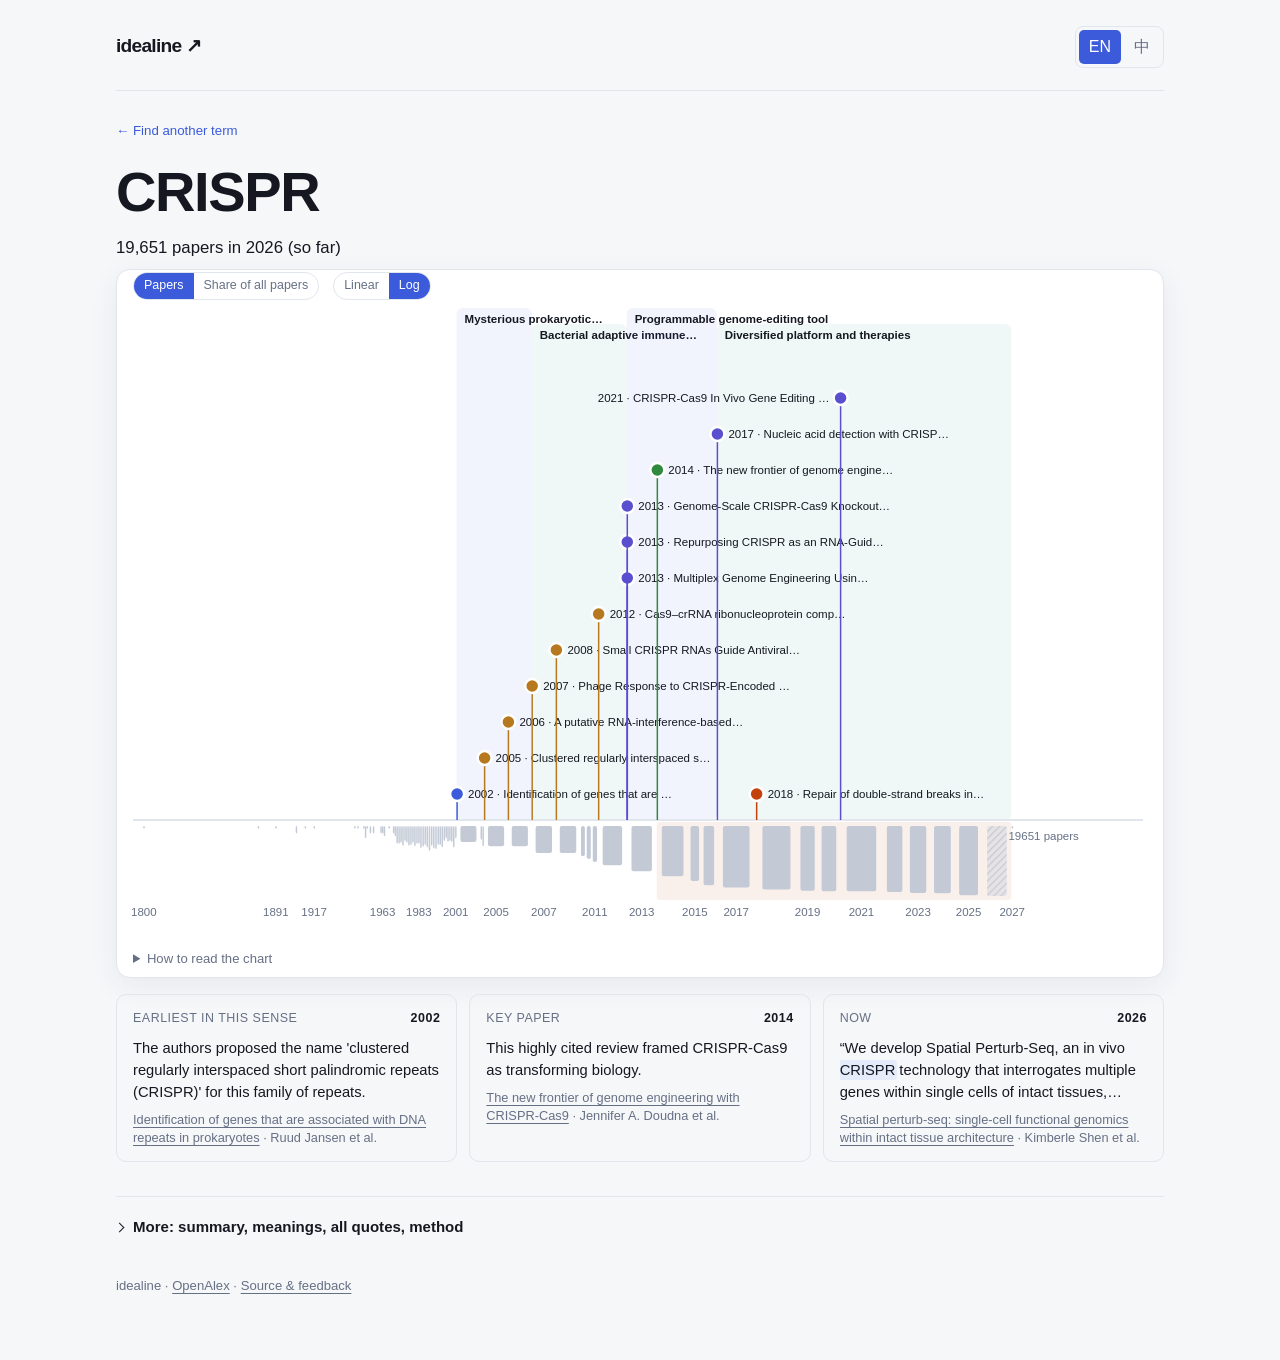
<file: docs/terms/crispr.html>
<!doctype html>
<html lang="en"><head><meta charset="utf-8"><meta name="viewport" content="width=device-width,initial-scale=1">
<title>CRISPR · idealine</title>
<meta name="description" content="Read how papers use CRISPR: quoted passages, source links, and a short reading route.">
<style>
:root{--bg:#f6f7f9;--panel:#ffffff;--fg:#151821;--muted:#667085;--ink-soft:#3d4452;--line:#e1e5ec;--accent:#3b5bdb;--on-accent:#ffffff;
--ancestor:#7a6aa8;--origin:#0f8a7e;--coined:#3b5bdb;--popularized:#2f8a3e;--redefined:#b7791f;--applied:#5a4fcf;--critique:#c2410c;
--bar:#c3cad6;--era1:rgba(59,91,219,.07);--era2:rgba(15,138,126,.06);--glow:#e8edff;--shadow:0 8px 28px rgba(40,50,90,.07)}
@media (prefers-color-scheme:dark){:root:not([data-theme=light]){--bg:#0c0f15;--panel:#141922;--fg:#e7eaf0;--muted:#8a93a5;--ink-soft:#c2c8d3;--line:#252c39;--accent:#7c9cff;--on-accent:#0a0f1f;
--ancestor:#b6a6ff;--origin:#5fd3c4;--coined:#7ea2ff;--popularized:#7bd88f;--redefined:#e3b341;--applied:#a99cf5;--critique:#ff8a65;
--bar:#3a4050;--era1:rgba(124,156,255,.08);--era2:rgba(95,211,196,.06);--glow:rgba(124,156,255,.10);--shadow:0 12px 40px rgba(0,0,0,.45)}}
*{box-sizing:border-box}
body{margin:0;background:radial-gradient(1200px 500px at 50% -120px,var(--glow) 0%,transparent 70%) no-repeat,var(--bg);color:var(--fg);font:16px/1.6 ui-sans-serif,-apple-system,BlinkMacSystemFont,"Segoe UI","PingFang SC","Hiragino Sans GB","Noto Sans SC",sans-serif}
main{max-width:1080px;margin:0 auto;padding:28px 16px 64px}
.brand{font-size:.8rem;letter-spacing:.08em;text-transform:uppercase;color:var(--muted)}
.brand a{color:inherit}
h1{font-weight:650;letter-spacing:-.02em;font-size:clamp(1.8rem,4vw,2.6rem);line-height:1.15;margin:6px 0 10px}
.summary{font-size:1.08rem;max-width:760px;margin:0 0 8px;color:var(--ink-soft)}
.meta{color:var(--muted);font-size:.86rem}
.card{background:var(--panel);border:1px solid var(--line);border-radius:14px;margin-top:22px;box-shadow:var(--shadow);overflow:hidden}
.scroller{overflow-x:auto;-webkit-overflow-scrolling:touch}
svg text{fill:var(--fg);font-size:11.5px}
svg .muted{fill:var(--muted)}
.ms{cursor:pointer;outline:none}
.ms circle{stroke:var(--panel);stroke-width:2.5}
.ms:hover circle,.ms:focus circle,.ms.sel circle{stroke:var(--fg)}
.ms.sel text{font-weight:700}
.legend{display:flex;flex-wrap:wrap;gap:6px 14px;padding:10px 16px;border-top:1px solid var(--line);font-size:.8rem;color:var(--muted)}
.legend i{display:inline-block;width:9px;height:9px;border-radius:50%;margin-right:5px;vertical-align:0}
.hint{font-size:.8rem;color:var(--muted);padding:10px 16px 0}
.detail{padding:18px 20px}
.kind{font-size:.72rem;font-weight:700;letter-spacing:.07em;text-transform:uppercase}
.detail h2{font-size:1.2rem;font-weight:650;margin:4px 0 6px;line-height:1.3}
.detail h2 a{color:inherit}
.why{margin:0 0 10px}
.status{font-size:.78rem;color:var(--muted)}
blockquote{margin:10px 0;padding:2px 0 2px 12px;border-left:3px solid var(--line);color:var(--fg)}
blockquote cite{display:block;font-style:normal;color:var(--muted);font-size:.8rem;margin-top:3px}
blockquote cite a{color:inherit}
mark{background:transparent;color:inherit;font-weight:650;text-decoration:underline;text-decoration-color:var(--accent);text-decoration-thickness:2px}
.headline{margin:-6px 0 12px;font-size:.95rem;color:var(--ink-soft)}
.headline:empty{display:none}
.tlbar{display:flex;flex-wrap:wrap;gap:8px 14px;margin:2px 0 8px}
.tlseg{display:inline-flex;border:1px solid var(--line);border-radius:999px;overflow:hidden}
.tlseg button{font:inherit;font-size:.78rem;padding:3px 10px;border:0;background:transparent;color:var(--muted);cursor:pointer}
.tlseg button[aria-pressed=true]{background:var(--accent);color:var(--on-accent)}
.lanekey{flex-basis:100%;display:flex;flex-wrap:wrap;gap:4px 12px;margin-top:4px}
.lanekey i{border-radius:1px;width:4px}
.mslist{list-style:none;margin:10px 0 0;padding:0}
.mslist button{display:block;width:100%;text-align:left;font:inherit;font-size:.88rem;padding:6px 8px;border:0;border-radius:8px;background:transparent;color:var(--fg);cursor:pointer}
.mslist button.sel,.mslist button:hover{background:var(--era1)}
.mslist b{display:inline-block;min-width:1.4em;color:var(--accent)}
.checks{list-style:none;padding:0;margin:4px 0 10px;font-size:.88rem}
.checks li.ok{color:var(--coined)}.checks li.no{color:var(--critique)}
.shift,.caveat{font-size:.88rem;color:var(--muted);margin:4px 0 10px}
.prov{font-size:.78rem;color:var(--muted);margin-top:8px}
.era .mix{display:flex;height:8px;border-radius:4px;overflow:hidden;margin:10px 0 4px;background:var(--line)}
.era .mix span{display:block;height:100%}
.era .small{font-size:.8rem;margin:2px 0}
.era .badge{display:inline-block;font-size:.74rem;padding:1px 7px;border-radius:999px;margin:2px 4px 0 0;border:1px solid var(--line)}
.era .badge.new{color:var(--coined)}.era .badge.faded{color:var(--muted)}
.era .words{font-size:.84rem;margin-top:8px}
.era .words.thin{opacity:.6}
.era .words .nw{font-weight:600;color:var(--fg)}
.era .muted,.mixnote{color:var(--muted)}
.mixnote{grid-column:1/-1;font-size:.8rem;margin:0}
.qtick:hover rect:first-child{opacity:.6}
.roots:empty{display:none}
.roots{margin-top:22px;padding:14px 16px;border:1px solid var(--line);border-radius:12px;background:var(--panel)}
.roots h3{margin:0 0 8px;font-size:1rem}
.roots ul{margin:8px 0;padding-left:18px;font-size:.9rem}
.roots li{margin:0 0 4px}
.roots .muted{color:var(--muted)}.roots .small{font-size:.8rem;margin:6px 0 0}
.roots svg text{fill:var(--muted)}
.senses:empty{display:none}
.senses{margin:4px 0 14px;padding:12px 16px;border:1px solid var(--line);border-left:3px solid var(--accent);border-radius:10px;background:var(--panel);font-size:.92rem}
.senses p{margin:0 0 6px}
.senses details{margin-top:6px}
.senses summary{cursor:pointer;color:var(--accent);font-weight:600}
.senses ul{margin:8px 0 0;padding-left:18px}
.senses li{margin:0 0 8px}
.senses .muted{color:var(--muted)}
.senses li q{display:block;color:var(--muted);font-size:.86rem;margin-top:2px}
.eras{display:grid;grid-template-columns:repeat(auto-fit,minmax(230px,1fr));gap:12px;margin-top:22px}
.era{background:var(--panel);border:1px solid var(--line);border-radius:12px;padding:14px 16px}
.era b{display:block;font-size:.78rem;color:var(--muted);font-weight:600}
.era h3{margin:2px 0 6px;font-size:1rem}
.era p{margin:0;font-size:.92rem}
details{margin-top:28px;color:var(--muted);font-size:.88rem}
details summary{cursor:pointer}
footer{margin-top:36px;color:var(--muted);font-size:.82rem}
footer a{color:inherit}

/* Shared reading surface: quiet paper, ink, and selective evidence highlights. */
:root{--quote-mark:#e4ecfb;--warning-bg:#fff0ce}
@media(prefers-color-scheme:dark){:root:not([data-theme=light]){--quote-mark:#26345a;--warning-bg:#4a4024}}
body{background:var(--bg);font-size:16px;line-height:1.6}
main{max-width:1120px;padding:26px 36px 64px}
a{color:var(--accent);text-underline-offset:3px}
button,input,select,textarea{font:inherit}
button,a,summary,input,select,textarea{-webkit-tap-highlight-color:transparent}
:focus-visible{outline:2px solid var(--accent);outline-offset:4px}
[hidden]{display:none!important}
.site-nav{display:flex;align-items:center;justify-content:space-between;gap:20px;padding-bottom:22px;border-bottom:1px solid var(--line)}
.site-nav .wordmark{font-weight:750;font-size:1.2rem;text-decoration:none;color:var(--fg);letter-spacing:-.04em}
.reading-lang{display:flex;gap:3px;padding:3px;border:1px solid var(--line);border-radius:8px}
.reading-lang button{border:0;background:transparent;color:var(--muted);padding:4px 10px;border-radius:5px;cursor:pointer}
.reading-lang button[aria-pressed=true]{background:var(--accent);color:var(--on-accent)}
.term-header{padding:26px 0 4px}
.term-header>a{font-size:.83rem;text-decoration:none}
.term-header h1{font-weight:650;letter-spacing:-.025em;font-size:clamp(2rem,5vw,3.5rem);margin:18px 0 0}
.eyebrow,.source-label{font-size:.71rem;font-weight:700;letter-spacing:.08em;text-transform:uppercase;color:var(--accent)}
.brief-meta{display:flex;flex-wrap:wrap;gap:4px 20px;padding:12px 0 26px;color:var(--muted);font-size:.79rem}
.brief-meta span+span{margin-left:auto}
.reading-layout{display:grid;grid-template-columns:minmax(0,1fr) 210px;gap:44px;align-items:start}
.reading-main{min-width:0}
.section-heading{display:flex;align-items:baseline;justify-content:space-between;gap:8px 16px;flex-wrap:wrap}
.section-heading h3{font-size:1.03rem;letter-spacing:-.015em;margin:0;color:var(--fg)}
.section-heading>span{font-size:.72rem;color:var(--muted)}
.section-intro{font-size:.86rem;color:var(--muted);margin:6px 0 20px;max-width:65ch}
.source-card{padding:24px 28px;margin:0 0 16px;border:1px solid var(--line);border-radius:10px;background:var(--panel);scroll-margin:20px}
.source-card:focus{outline:2px solid var(--accent);outline-offset:3px}
.source-top{display:flex;justify-content:space-between;gap:12px;align-items:baseline}
.source-year{color:var(--ink-soft);font-size:.8rem;font-variant-numeric:tabular-nums;white-space:nowrap}
.source-type{font-size:.69rem;color:var(--muted);margin:6px 0 10px}
.source-type span{color:var(--muted)}
.source-card blockquote{font-size:1.22rem;line-height:1.65;letter-spacing:-.008em;margin:0;padding:0;border:0;overflow-wrap:anywhere}
mark{background:var(--quote-mark);color:var(--fg);font-weight:inherit;text-decoration:none;box-decoration-break:clone;-webkit-box-decoration-break:clone;padding:0;border-radius:2px;box-shadow:0 0 0 2px var(--quote-mark)}
.reading-note{font-size:.82rem;color:var(--ink-soft);margin:16px 0 0;line-height:1.6}
.reading-note b{font-weight:600;color:var(--accent);margin-right:5px}
.source-citation{border-top:1px solid var(--line);padding-top:14px;margin-top:20px}
.source-citation h4{font-size:.83rem;font-weight:600;line-height:1.5;margin:0;overflow-wrap:anywhere}
.source-citation h4 a{color:var(--fg);text-decoration:none}
.source-citation h4 a:hover{text-decoration:underline}
.source-citation p{font-size:.75rem;color:var(--muted);margin:4px 0 0}
.source-actions{display:flex;gap:12px;align-items:center;flex-wrap:wrap;margin-top:17px;font-size:.76rem}
.source-actions button,.source-actions a{cursor:pointer;min-height:36px;padding:7px 11px;border:1px solid var(--line);border-radius:5px;background:transparent;color:var(--accent);text-decoration:none;line-height:1.4}
.source-actions .paper-link{background:var(--accent);border-color:var(--accent);color:var(--on-accent)}
.source-actions .passage-link{margin-left:auto}
.source-actions button:hover{border-color:var(--accent)}
.source-warning{background:var(--warning-bg);color:var(--fg);font-size:.76rem;padding:6px 10px;border-radius:4px;margin:12px 0 0}
.copy-status{font-size:.75rem;color:var(--accent)}
.copy-status:not(:empty){margin-top:10px}
.copy-status textarea{display:block;width:100%;min-height:150px;border:1px solid var(--line);background:var(--bg);color:var(--fg);padding:12px;margin-top:8px;font-size:.8rem}
.reading-aside{border-top:2px solid var(--accent);padding-top:18px;position:sticky;top:22px}
.reading-aside>p{font-size:1.38rem;line-height:1.5;margin:12px 0 22px}
.reading-aside>a{display:flex;align-items:center;justify-content:space-between;text-decoration:none;font-size:.8rem;font-weight:600;border-bottom:1px solid var(--line);padding-bottom:12px}
.aside-count{font-size:.73rem;color:var(--muted);padding-top:12px}
.evidence-browser,.method-panel{border-top:1px solid var(--line);padding-top:22px;margin-top:30px;color:var(--ink-soft)}
.evidence-browser>summary,.method-panel>summary,.timeline-diagnostics>summary{font-size:.94rem;color:var(--fg);font-weight:600;cursor:pointer}
.evidence-browser>summary span{font-size:.75rem;margin-left:8px;font-weight:400;color:var(--muted)}
.evidence-browser>p,.method-panel>p{font-size:.84rem;max-width:76ch}
.evidence-filters{display:flex;gap:10px 12px;flex-wrap:wrap;align-items:flex-end;max-width:780px;margin:18px 0 6px}
.evidence-filters label{display:flex;flex-direction:column;gap:4px;font-size:.72rem;color:var(--muted);min-width:0;flex:0 1 auto}
.evidence-filters select{height:34px;background:var(--panel);color:var(--fg);border:1px solid var(--line);border-radius:6px;padding:0 32px 0 10px;font-size:.8rem;min-width:120px;max-width:280px;text-overflow:ellipsis}
.filter-status{font-size:.75rem;color:var(--muted);margin:0 0 8px auto;font-variant-numeric:tabular-nums}
.quote-results{max-width:780px;border-top:1px solid var(--line);margin-top:6px}
.load-more{margin-top:16px;padding:9px 18px;border:1px solid var(--accent);border-radius:5px;background:transparent;color:var(--accent);cursor:pointer}
.empty-state{border:1px dashed var(--line);padding:24px;border-radius:8px;font-size:.88rem}
.usage-panel{border-top:1px solid var(--line);padding-top:24px;margin-top:30px}
.usage-panel>p{font-size:.78rem;color:var(--muted);max-width:76ch;margin:8px 0 22px}
.usage-panel svg{display:block;width:100%;height:82px;fill:var(--accent)}
.usage-panel .partial-bar{opacity:.4}
.usage-axis{display:flex;justify-content:space-between;font-size:.71rem;color:var(--muted);margin-top:8px}
.method-panel h3{font-size:.88rem}
.timeline-diagnostics{margin-top:20px}
.file-tools{border-top:1px solid var(--line);margin-top:22px;padding-top:20px}
.file-tools>summary{font-size:.84rem;cursor:pointer}
.file-tools .actions{padding-top:12px}
.home main{max-width:1120px}
.home nav{padding-bottom:18px;border-bottom:1px solid var(--line)}
.home nav .logo{font-size:1.2rem;letter-spacing:-.04em}
.home .hero{text-align:left;max-width:none;margin:38px 0 0;display:grid;grid-template-columns:minmax(0,1fr) 290px;gap:0 56px}
.home .hero-copy h1{font-size:clamp(2.1rem,4.2vw,3.2rem);font-weight:700;letter-spacing:-.035em;line-height:1.1;margin:12px 0 18px;max-width:530px}
.home .hero-copy>p{font-size:.98rem;max-width:49ch;color:var(--ink-soft);margin:0 0 22px}
.home .hero-example{border-left:1px solid var(--line);padding:0 0 10px 25px;align-self:start}
.hero-example blockquote{font-size:1.04rem;line-height:1.65;border:0;padding:0;margin:12px 0}
.hero-example cite{font-size:.73rem;color:var(--muted);font-style:normal}
.hero-example>a{display:block;font-size:.77rem;margin-top:12px}
.home #trace-form{grid-column:1/-1;max-width:none;margin-top:4px}
.home .search{max-width:none;margin:0;border-radius:8px;padding:6px 6px 6px 18px;box-shadow:none}
.home .search input{font-size:1rem}
.home .btn{border-radius:5px;font-size:.85rem;padding:11px 20px}
.home .chips{justify-content:flex-start;max-width:none;margin-top:12px;gap:7px}
.home .chip{font-size:.77rem;padding:4px 10px;background:transparent;border:1px solid var(--line);color:var(--ink-soft);border-radius:4px}
.home .chip:hover{border-color:var(--accent);color:var(--accent)}
.home .keyline{font-size:.74rem;margin-top:13px}
.home #formmsg{margin:0;grid-column:1/-1;min-height:0}
.home #formmsg:not(:empty){padding-top:12px}
.home #result{margin-top:38px;border-top:1px solid var(--line);padding-top:24px}
.home .result-h h2{font-size:2.25rem;font-weight:650;letter-spacing:-.025em}
.home .tag{font-size:.65rem;letter-spacing:.09em}
.home #result.pending [data-part=reading],.home #result.pending .file-tools{display:none}
.home .section-h{font-size:1.3rem;font-weight:650;margin-top:48px}
.home .grid{grid-template-columns:repeat(auto-fit,minmax(225px,1fr));gap:12px}
.home .tcard{border-radius:8px;box-shadow:none;padding:18px;transition:border-color .15s}
.home .tcard:hover,.home .tcard:focus{transform:none;border-color:var(--accent)}
.home .tcard h3{font-size:1.06rem}
.home .tcard .spark{height:28px;opacity:.5}
.home .how{margin-top:44px;gap:24px;grid-template-columns:repeat(auto-fit,minmax(170px,1fr))}
.home .how b{font-size:.8rem}
.home .how p{font-size:.82rem}
.home .cli{margin-top:28px;max-width:none}
.home footer{border-top:1px solid var(--line);padding-top:18px;max-width:none}
.skip-link{position:absolute;left:12px;top:-100px;background:var(--panel);padding:10px;z-index:5}
.skip-link:focus{top:12px}
@media(max-width:760px){main{padding:18px 20px 44px}.reading-layout{grid-template-columns:minmax(0,1fr);gap:16px}.reading-aside{position:static;grid-row:1;padding:12px 0;border-top:0;border-bottom:1px solid var(--line)}.reading-aside>p{font-size:1.12rem;margin:6px 0 12px}.reading-aside>a{border:0;padding:0}.aside-count{display:none}.source-card{padding:20px}.home .hero{grid-template-columns:1fr;gap:0;margin-top:28px}.home .hero-example{display:none}.home .hero-copy h1{max-width:550px}.home .hero-copy>p{margin-bottom:18px}.brief-meta span+span{margin-left:0}.home .keyline{line-height:1.7}.home .result-h h2{font-size:1.9rem}}
@media(max-width:460px){main{padding:16px 14px 36px}.source-card{padding:18px 16px}.source-card blockquote{font-size:1.12rem}.source-actions{gap:8px}.source-actions button,.source-actions a{min-height:40px}.home nav .links{gap:10px}.home nav .links>a{font-size:.75rem}.home .hero-copy h1{font-size:2.2rem}.home .search{padding-left:12px}.home .search input{font-size:.89rem}.home .btn{padding:11px 12px}.evidence-filters label{min-width:120px}.section-heading>span{width:100%}}
/* The timeline leads the result; the source cards below are its evidence. */
.timeline-main{margin:6px 0 34px}
.timeline-main .timeline-summary{font-size:1.02rem;line-height:1.6;max-width:72ch;color:var(--fg);margin:0 0 10px}
.timeline-main .card{margin-top:8px}

/* Toolbar lines up with the hint text inside the timeline card. */
.card>.tlbar{padding:0 16px}
/* The roots spectrum scales down on narrow screens instead of widening the page. */
.roots svg{max-width:100%;height:auto}

/* Native selects get one look everywhere: same height as inputs, a quiet chevron. */
.select{position:relative;display:block}
.select select{appearance:none;-webkit-appearance:none;cursor:pointer;width:100%}
.select::after{content:"";position:absolute;right:13px;top:50%;width:6px;height:6px;border-right:1.5px solid var(--muted);border-bottom:1.5px solid var(--muted);transform:translateY(-70%) rotate(45deg);pointer-events:none}

/* Disclosure headings share one chevron instead of the browser triangle. */
.evidence-browser>summary,.method-panel>summary,.more-panel>summary,.file-tools>summary,.timeline-diagnostics>summary,.home .opts>summary{list-style:none;display:flex;align-items:center;gap:10px;width:fit-content}
.evidence-browser>summary::-webkit-details-marker,.method-panel>summary::-webkit-details-marker,.more-panel>summary::-webkit-details-marker,.file-tools>summary::-webkit-details-marker,.timeline-diagnostics>summary::-webkit-details-marker,.home .opts>summary::-webkit-details-marker{display:none}
.evidence-browser>summary::before,.method-panel>summary::before,.more-panel>summary::before,.file-tools>summary::before,.timeline-diagnostics>summary::before,.home .opts>summary::before{content:"";flex:none;width:6px;height:6px;border-right:1.5px solid currentColor;border-bottom:1.5px solid currentColor;transform:rotate(-45deg);transition:transform .15s}
.evidence-browser[open]>summary::before,.method-panel[open]>summary::before,.more-panel[open]>summary::before,.file-tools[open]>summary::before,.timeline-diagnostics[open]>summary::before,.home .opts[open]>summary::before{transform:rotate(45deg)}
.evidence-browser>summary span{margin-left:0;font-variant-numeric:tabular-nums}

/* Evidence list: compact rows, year first, so many passages can be scanned. */
.quote-row{display:grid;grid-template-columns:52px minmax(0,1fr);gap:0 16px;padding:18px 0;border-bottom:1px solid var(--line);scroll-margin:20px}
.quote-row:focus{outline:2px solid var(--accent);outline-offset:4px}
.qr-year{font-size:.84rem;font-weight:600;color:var(--ink-soft);font-variant-numeric:tabular-nums;padding-top:3px}
.quote-row blockquote{font-size:1rem;line-height:1.7;color:var(--fg);margin:0;padding:0;border:0;overflow-wrap:anywhere}
.qr-cite{font-size:.8rem;color:var(--muted);margin:8px 0 0;line-height:1.5;overflow-wrap:anywhere}
.qr-cite a{color:var(--fg);font-weight:600;text-decoration:none}
.qr-cite a:hover{color:var(--accent);text-decoration:underline}
.qr-foot{display:flex;flex-wrap:wrap;align-items:center;gap:6px 8px;margin-top:8px;font-size:.73rem}
.qr-tag{padding:1px 9px;border-radius:999px;background:color-mix(in srgb,var(--accent) 9%,transparent);color:var(--accent);line-height:1.6}
.qr-tag.plain{background:transparent;box-shadow:inset 0 0 0 1px var(--line);color:var(--muted)}
.qr-warn{background:var(--warning-bg);color:var(--fg);padding:1px 8px;border-radius:4px;line-height:1.6}
.qr-actions{margin-left:auto;display:flex;gap:2px}
.qr-actions button,.qr-actions a{background:none;border:0;color:var(--muted);cursor:pointer;padding:4px 8px;border-radius:5px;text-decoration:none;font-size:.73rem;line-height:1.4}
.qr-actions button:hover,.qr-actions a:hover{color:var(--accent);background:color-mix(in srgb,var(--accent) 8%,transparent)}
.quote-row .copy-status:not(:empty){margin-top:6px}

@media(max-width:760px){.evidence-filters label{flex:1 1 140px}.evidence-filters select{max-width:none}.filter-status{flex-basis:100%;margin:0}}
@media(max-width:460px){.quote-row{grid-template-columns:1fr}.qr-year{padding:0 0 2px}.qr-actions{margin-left:0}}
.alt-row{display:flex;flex-wrap:wrap;gap:6px;margin:0 0 16px}
.alt-row .chip{margin:0;border-color:var(--accent);color:var(--accent)}

/* Settings: one light column. Provider is a row of buttons, the version a menu,
   rarely needed fields fold under "More options". */
.home .opts{max-width:none;margin:12px 0 0;padding:0;border:0;border-radius:0;background:transparent}
.home .opts[open]{padding:0}
.home .opts>summary{font-size:.8rem;color:var(--muted);padding:6px 0}
.home .opts>summary:hover{color:var(--fg)}
/* Settings as a list: label left, current value right, tap a row to edit it in place. */
.opts-body.slist{margin-top:8px;max-width:560px;padding:0;border:1px solid var(--line);border-radius:12px;background:var(--panel);overflow:hidden}
.srow{margin:0;padding:0;border:0;border-top:1px solid var(--line);border-radius:0;background:transparent;font-size:inherit;color:var(--fg)}
.slist>.srow:first-child{border-top:0}
#keyrow>.srow{border-top:1px solid var(--line)}
.srow>summary{list-style:none;display:flex;align-items:center;gap:12px;padding:13px 16px;cursor:pointer;font-size:.86rem}
.srow>summary::-webkit-details-marker{display:none}
.srow>summary:hover{background:color-mix(in srgb,var(--fg) 3%,transparent)}
.srow>summary:focus-visible{outline:2px solid var(--accent);outline-offset:-2px}
.srow>summary::after{content:"";flex:none;width:6px;height:6px;margin-left:2px;border-right:1.5px solid var(--muted);border-bottom:1.5px solid var(--muted);transform:rotate(-45deg);transition:transform .15s}
.srow[open]>summary::after{transform:rotate(45deg)}
.sl{flex:none;color:var(--fg)}
.sv{flex:1;min-width:0;text-align:right;color:var(--muted);white-space:nowrap;overflow:hidden;text-overflow:ellipsis}
.sv.ok{color:var(--accent)}
.sv.link{color:var(--accent)}
.sedit{display:flex;flex-direction:column;gap:10px;padding:2px 16px 16px}
.opts .sedit .opts-hint,.home .opts .sedit .privacy{margin:0;font-size:.76rem;color:var(--muted);line-height:1.55}
.opts-hint{font-size:.74rem;font-weight:400;color:var(--muted)}
.seg{display:flex;flex-wrap:wrap;gap:6px}
.seg button{font:inherit;font-size:.8rem;padding:6px 12px;border:1px solid var(--line);border-radius:999px;background:transparent;color:var(--ink-soft);cursor:pointer}
.seg button:hover{border-color:var(--accent);color:var(--accent)}
.seg button[aria-pressed=true]{background:var(--accent);border-color:var(--accent);color:var(--on-accent)}
.opts input:not([type=checkbox]),.opts select{width:100%;height:36px;padding:0 11px;font:inherit;font-size:.85rem;border:1px solid var(--line);border-radius:8px;background:var(--panel);color:var(--fg)}
.opts input:not([type=checkbox]):focus,.opts select:focus{outline:none;border-color:var(--accent);box-shadow:0 0 0 3px color-mix(in srgb,var(--accent) 16%,transparent)}
.opts .select{display:block}
.opts .select select{padding-right:32px}
.keybox{display:flex;align-items:center;border:1px solid var(--line);border-radius:8px;background:var(--panel);padding:3px}
.keybox:focus-within{border-color:var(--accent);box-shadow:0 0 0 3px color-mix(in srgb,var(--accent) 16%,transparent)}
.opts .keybox input{border:0;height:30px;box-shadow:none;flex:1;min-width:0}
.opts .keybox input:focus{box-shadow:none}
.keybox button{font:inherit;font-size:.78rem;font-weight:600;height:30px;padding:0 14px;border:0;border-radius:6px;background:var(--accent);color:var(--on-accent);cursor:pointer;white-space:nowrap}
.keybox button:disabled{opacity:.55;cursor:wait}
.slink{font-size:.78rem;color:var(--accent);width:fit-content}
#keycheck{font-size:.78rem}
#keycheck:empty{display:none}
.oa-how{margin:0;padding-left:18px;font-size:.76rem;color:var(--muted);line-height:1.65}
.oa-how a{color:var(--accent)}
.opts label.sswitch,.sswitch{display:flex;align-items:center;gap:12px;padding:12px 16px;border-top:1px solid var(--line);margin:0;cursor:pointer;font-size:.86rem}
.sswitch .sl{flex:1;display:flex;flex-direction:column;gap:2px}
.opts input.switch{appearance:none;-webkit-appearance:none;flex:none;width:40px;height:24px;margin:0;border-radius:999px;background:var(--line);position:relative;cursor:pointer;transition:background .15s}
.opts input.switch::before{content:"";position:absolute;top:3px;left:3px;width:18px;height:18px;border-radius:50%;background:#fff;box-shadow:0 1px 2px rgba(0,0,0,.25);transition:transform .15s}
.opts input.switch:checked{background:var(--accent)}
.opts input.switch:checked::before{transform:translateX(16px)}
.opts input.switch:focus-visible{outline:2px solid var(--accent);outline-offset:2px}
.sfoot{display:flex;justify-content:flex-end;padding:10px 16px;border-top:1px solid var(--line);background:color-mix(in srgb,var(--fg) 2%,transparent)}
.sfoot .linkbtn{font-size:.76rem}
@media(max-width:460px){.srow>summary,.opts label.sswitch{padding:12px 14px}.sedit{padding:2px 14px 14px}}

/* Evidence filters: meaning and period as chips with counts, order as a toggle. */
.ev-filters{max-width:780px;margin:16px 0 0;display:flex;flex-direction:column;gap:10px}
.frow{display:grid;grid-template-columns:52px minmax(0,1fr);gap:8px;align-items:start}
.flabel{font-size:.74rem;color:var(--muted);padding-top:6px}
.fchips{display:flex;flex-wrap:wrap;gap:6px}
.fchip{display:inline-flex;align-items:center;gap:6px;font:inherit;font-size:.78rem;line-height:1.4;padding:4px 10px;border:1px solid var(--line);border-radius:999px;background:var(--panel);color:var(--ink-soft);cursor:pointer}
.fchip i,.qr-tag i{display:inline-block;width:7px;height:7px;border-radius:50%;flex:none}
.qr-tag i{margin-right:5px;vertical-align:1px}
.fchip .n{font-size:.7rem;color:var(--muted);font-variant-numeric:tabular-nums}
.fchip:hover{border-color:var(--accent)}
.fchip[aria-pressed=true]{background:color-mix(in srgb,var(--accent) 10%,var(--panel));border-color:var(--accent);color:var(--fg)}
.fchip[aria-pressed=true] .n{color:var(--accent)}
.fbar{display:flex;align-items:center;justify-content:space-between;gap:10px;margin-top:4px}
.fbar .filter-status{margin:0}
.sortseg{display:inline-flex;border:1px solid var(--line);border-radius:8px;padding:2px;background:var(--panel)}
.sortseg button{font:inherit;font-size:.74rem;border:0;background:transparent;color:var(--muted);padding:3px 10px;border-radius:6px;cursor:pointer}
.sortseg button[aria-pressed=true]{background:var(--accent);color:var(--on-accent)}
@media(max-width:460px){.frow{grid-template-columns:1fr;gap:4px}.flabel{padding-top:0}}

/* Free result: say what a model key adds, with one button to the settings row. */
.upsell{display:flex;align-items:center;gap:14px;max-width:780px;margin:12px 0 0;padding:12px 14px;border:1px solid color-mix(in srgb,var(--accent) 30%,var(--line));border-radius:10px;background:color-mix(in srgb,var(--accent) 6%,var(--panel))}
.upsell[hidden]{display:none}
.upsell p{margin:0;flex:1;font-size:.82rem;line-height:1.55;color:var(--ink-soft)}
.upsell .btn{flex:none;white-space:nowrap}
.upsell-acts{display:flex;align-items:center;gap:12px;flex:none}
.upsell-acts [hidden]{display:none}
@media(max-width:560px){.upsell{flex-direction:column;align-items:flex-start}}

/* One left inset (16px) for everything inside the timeline card. */
.card .mslist{padding:0 8px}
.card .detail{padding:18px 16px}
.mslist button{display:grid;grid-template-columns:1.6em minmax(0,1fr);align-items:baseline}

/* Test-code row: hidden unless the site carries a sealed test key. */
#tester-msg{font-size:.78rem}
#tester-msg:empty{display:none}
.slist>.srow[hidden]:first-child+.srow{border-top:0}

/* Short result: headline, chart, three cards. Everything else is folded. */
.timeline-main .headline{font-size:1.05rem;color:var(--fg);margin:0 0 6px}
.dnotes,.chart-key,.msfold{font-size:.82rem;color:var(--ink-soft);margin:4px 0 8px}
.dnotes>summary,.chart-key>summary,.msfold>summary,.more-panel>summary{cursor:pointer;color:var(--muted);width:fit-content}
.dnotes .dnote{margin:6px 0 0;line-height:1.5}
.dnotes .dnote a{color:inherit;text-decoration:underline;text-underline-offset:2px}
.card .chart-key,.card .msfold{padding:0 16px}
.card .chart-key .hint{padding:6px 0 0}
.card .detail:empty{display:none}
.story{display:grid;grid-template-columns:repeat(3,minmax(0,1fr));gap:12px;margin-top:16px}
.story-card{border:1px solid var(--line);border-radius:10px;padding:14px 16px;min-width:0}
.sc-top{display:flex;justify-content:space-between;align-items:baseline;font-size:.78rem;color:var(--muted);text-transform:uppercase;letter-spacing:.04em}
.sc-year{font-variant-numeric:tabular-nums;font-weight:600;color:var(--fg)}
.sc-line{margin:8px 0;font-size:.92rem;line-height:1.5;color:var(--fg);display:-webkit-box;-webkit-line-clamp:3;-webkit-box-orient:vertical;overflow:hidden}
.sc-src{margin:0;font-size:.8rem;line-height:1.4;color:var(--muted);display:-webkit-box;-webkit-line-clamp:2;-webkit-box-orient:vertical;overflow:hidden}
.sc-src a{color:inherit}
.more-panel{border-top:1px solid var(--line);padding-top:18px;margin-top:8px}
.more-panel>summary{font-size:.94rem;font-weight:600;color:var(--fg)}
.more-panel[open]>summary{margin-bottom:14px}
.more-panel .brief-meta{padding:0;display:block}
@media(max-width:760px){.story{grid-template-columns:minmax(0,1fr)}}
</style></head>
<body>
<a class="skip-link" href="#reading">Skip to sources</a>
<main>
<nav class="site-nav"><a class="wordmark" href="../index.html">idealine<span aria-hidden="true"> ↗</span></a>
<div class="reading-lang" role="group" aria-label="Language"><button type="button" data-reading-lang="en" aria-pressed="true">EN</button><button type="button" data-reading-lang="zh" aria-pressed="false">中</button></div></nav>
<header class="term-header"><a data-reading-back href="../index.html">← Find another term</a><h1>CRISPR</h1></header>
<div data-part="reading" id="reading"></div>
<noscript>This reading brief needs JavaScript to display the saved source passages.</noscript>
<footer>idealine · <a href="https://openalex.org">OpenAlex</a> · <a href="https://github.com/Yilinista/idealine">Source &amp; feedback</a></footer>
</main>

<script type="application/json" id="data">{"term": "CRISPR", "aliases": ["CRISPR-Cas9"], "summary": "CRISPR began in the early 2000s as a name for a family of repeated DNA sequences found in bacterial and archaeal genomes, which researchers then showed to be part of an adaptive immune system against viruses and plasmids. Since 2013 it has mainly meant a programmable, RNA-guided toolkit, above all CRISPR-Cas9, used for genome editing, genetic screens, gene regulation, diagnostics and emerging therapies.", "counts": [[1800, 1], [1879, 1], [1891, 1], [1905, 2], [1911, 1], [1917, 1], [1945, 1], [1947, 1], [1951, 1], [1952, 4], [1953, 1], [1955, 2], [1957, 2], [1962, 2], [1963, 2], [1964, 3], [1967, 1], [1970, 2], [1971, 3], [1972, 9], [1973, 9], [1974, 8], [1975, 12], [1976, 6], [1977, 8], [1978, 12], [1979, 11], [1980, 8], [1981, 13], [1982, 9], [1983, 9], [1984, 17], [1985, 14], [1986, 11], [1987, 16], [1988, 25], [1989, 12], [1990, 18], [1991, 20], [1992, 11], [1993, 11], [1994, 15], [1995, 6], [1996, 4], [1997, 7], [1998, 6], [1999, 7], [2000, 16], [2001, 4], [2002, 7], [2003, 5], [2004, 13], [2005, 13], [2006, 13], [2007, 35], [2008, 36], [2009, 58], [2010, 86], [2011, 131], [2012, 211], [2013, 515], [2014, 1099], [2015, 2169], [2016, 4082], [2017, 5628], [2018, 7494], [2019, 9093], [2020, 9677], [2021, 9854], [2022, 11086], [2023, 12719], [2024, 13328], [2025, 17750], [2026, 19651], [2027, 1]], "total": 125120, "model": "claude-opus-5-5", "generated": "2026-11-17", "lang": "en", "evidenceCount": 160, "eras": [{"start": 2002, "end": 2006, "label": "Mysterious prokaryotic repeats", "meaning": "CRISPR named a family of clustered, regularly spaced repeat elements separated by unique spacers in prokaryotic genomes, whose function was still being worked out.", "evidence": [{"id": "E22", "text": "To appreciate their characteri-stic structure, we will refer to this family as the clustered regularly interspaced short palindromic repeats (CRISPR).", "title": "Identification of genes that are associated with DNA repeats in prokaryotes", "year": 2002, "url": "https://doi.org/10.1046/j.1365-2958.2002.02839.x", "authors": "Ruud Jansen et al.", "fromTitle": false}, {"id": "E23", "text": "The remarkable repetitive elements called CRISPRs (clustered regularly interspaced short palindromic repeats) consist of repeats interspaced with non-repetitive elements or 'spacers'.", "title": "CRISPR elements in Yersinia pestis acquire new repeats by preferential uptake of bacteriophage DNA, and provide additional tools for evolutionary studies", "year": 2005, "url": "https://doi.org/10.1099/mic.0.27437-0", "authors": "Christine Pourcel et al.", "fromTitle": false}, {"id": "E24", "text": "Numerous prokaryote genomes contain structures known as clustered regularly interspaced short palindromic repeats (CRISPRs), composed of 25-50 bp repeats separated by unique sequence spacers of similar length.", "title": "Clustered regularly interspaced short palindrome repeats (CRISPRs) have spacers of extrachromosomal origin", "year": 2005, "url": "https://doi.org/10.1099/mic.0.28048-0", "authors": "Alexander Bolotin et al.", "fromTitle": false}, {"id": "E25", "text": "BACKGROUND: All archaeal and many bacterial genomes contain Clustered Regularly Interspaced Short Palindrome Repeats (CRISPR) and variable arrays of the CRISPR-associated (cas) genes that have been previously implicated in a novel form of DNA repair on the basis of comparative analysis of their protein product sequences.", "title": "A putative RNA-interference-based immune system in prokaryotes: computational analysis of the predicted enzymatic machinery, functional analogies with eukaryotic RNAi, and hypothetical mechanisms of action", "year": 2006, "url": "https://doi.org/10.1186/1745-6150-1-7", "authors": "Kira S. Makarova et al.", "fromTitle": false}]}, {"start": 2007, "end": 2012, "label": "Bacterial adaptive immune system", "meaning": "CRISPR and its Cas genes were understood as an RNA-guided defense system that gives bacteria and archaea acquired immunity against phages and plasmids.", "evidence": [{"id": "E27", "text": "Clustered regularly interspaced short palindromic repeats (CRISPR) and their associated genes are linked to a mechanism of acquired resistance against bacteriophages.", "title": "Phage Response to CRISPR-Encoded Resistance in Streptococcus thermophilus", "year": 2007, "url": "https://doi.org/10.1128/jb.01412-07", "authors": "Hélène Deveau et al.", "fromTitle": false}, {"id": "E28", "text": "Prokaryotes acquire virus resistance by integrating short fragments of viral nucleic acid into clusters of regularly interspaced short palindromic repeats (CRISPRs).", "title": "Small CRISPR RNAs Guide Antiviral Defense in Prokaryotes", "year": 2008, "url": "https://doi.org/10.1126/science.1159689", "authors": "Stan J. J. Brouns et al.", "fromTitle": false}, {"id": "E29", "text": "Clustered, regularly interspaced, short palindromic repeat (CRISPR) loci confer sequence-directed immunity against phages.", "title": "CRISPR Interference Limits Horizontal Gene Transfer in Staphylococci by Targeting DNA", "year": 2008, "url": "https://doi.org/10.1126/science.1165771", "authors": "Luciano A. Marraffini et al.", "fromTitle": false}, {"id": "E30", "text": "In many Bacteria and most Archaea, clustered regularly interspaced short palindromic repeats (CRISPR) form peculiar genetic loci, which provide acquired immunity against viruses and plasmids by targeting nucleic acid in a sequence-specific manner.", "title": "CRISPR/Cas, the Immune System of Bacteria and Archaea", "year": 2010, "url": "https://doi.org/10.1126/science.1179555", "authors": "Philippe Horvath et al.", "fromTitle": false}, {"id": "E31", "text": "The CRISPR/Cas bacterial immune system cleaves bacteriophage and plasmid DNA", "title": "The CRISPR/Cas bacterial immune system cleaves bacteriophage and plasmid DNA", "year": 2010, "url": "https://doi.org/10.1038/nature09523", "authors": "Josiane E. Garneau et al.", "fromTitle": true}, {"id": "E33", "text": "Evolution and classification of the CRISPR–Cas systems", "title": "Evolution and classification of the CRISPR–Cas systems", "year": 2011, "url": "https://doi.org/10.1038/nrmicro2577", "authors": "Kira S. Makarova et al.", "fromTitle": true}, {"id": "E34", "text": "Clustered, regularly interspaced, short palindromic repeats (CRISPR)/CRISPR-associated (Cas) systems provide adaptive immunity against viruses and plasmids in bacteria and archaea.", "title": "Cas9–crRNA ribonucleoprotein complex mediates specific DNA cleavage for adaptive immunity in bacteria", "year": 2012, "url": "https://doi.org/10.1073/pnas.1208507109", "authors": "Giedrius Gasiūnas et al.", "fromTitle": false}]}, {"start": 2013, "end": 2016, "label": "Programmable genome-editing tool", "meaning": "CRISPR-Cas9 was repurposed as an RNA-guided nuclease for editing genomes in human cells, animals, plants and microbes, for genome-wide screens and for control of gene expression.", "evidence": [{"id": "E35", "text": "The type II prokaryotic CRISPR (clustered regularly interspaced short palindromic repeats)/Cas adaptive immune system has been shown to facilitate RNA-guided site-specific DNA cleavage.", "title": "Multiplex Genome Engineering Using CRISPR/Cas Systems", "year": 2013, "url": "https://doi.org/10.1126/science.1231143", "authors": "Le Cong et al.", "fromTitle": false}, {"id": "E36", "text": "Bacteria and archaea have evolved adaptive immune defenses, termed clustered regularly interspaced short palindromic repeats (CRISPR)/CRISPR-associated (Cas) systems, that use short RNA to direct degradation of foreign nucleic acids.", "title": "RNA-Guided Human Genome Engineering via Cas9", "year": 2013, "url": "https://doi.org/10.1126/science.1232033", "authors": "Prashant Mali et al.", "fromTitle": false}, {"id": "E38", "text": "Type II CRISPR immune systems in bacteria use a dual RNA-guided DNA endonuclease, Cas9, to cleave foreign DNA at specific sites.", "title": "RNA-programmed genome editing in human cells", "year": 2013, "url": "https://doi.org/10.7554/elife.00471", "authors": "Martin Jínek et al.", "fromTitle": false}, {"id": "E39", "text": "Repurposing CRISPR as an RNA-Guided Platform for Sequence-Specific Control of Gene Expression", "title": "Repurposing CRISPR as an RNA-Guided Platform for Sequence-Specific Control of Gene Expression", "year": 2013, "url": "https://doi.org/10.1016/j.cell.2013.02.022", "authors": "Lei S. Qi et al.", "fromTitle": true}, {"id": "E50", "text": "Genome engineering using the CRISPR-Cas9 system", "title": "Genome engineering using the CRISPR-Cas9 system", "year": 2013, "url": "https://doi.org/10.1038/nprot.2013.143", "authors": "F. Ann Ran et al.", "fromTitle": true}, {"id": "E53", "text": "The simplicity of programming the CRISPR (clustered regularly interspaced short palindromic repeats)-associated nuclease Cas9 to modify specific genomic loci suggests a new way to interrogate gene function on a genome-wide scale.", "title": "Genome-Scale CRISPR-Cas9 Knockout Screening in Human Cells", "year": 2013, "url": "https://doi.org/10.1126/science.1247005", "authors": "Ophir Shalem et al.", "fromTitle": false}, {"id": "E60", "text": "Development and Applications of CRISPR-Cas9 for Genome Engineering", "title": "Development and Applications of CRISPR-Cas9 for Genome Engineering", "year": 2014, "url": "https://doi.org/10.1016/j.cell.2014.05.010", "authors": "Patrick D. Hsu et al.", "fromTitle": true}, {"id": "E64", "text": "The advent of facile genome engineering using the bacterial RNA-guided CRISPR-Cas9 system in animals and plants is transforming biology.", "title": "The new frontier of genome engineering with CRISPR-Cas9", "year": 2014, "url": "https://doi.org/10.1126/science.1258096", "authors": "Jennifer A. Doudna et al.", "fromTitle": false}]}, {"start": 2017, "end": 2026, "label": "Diversified platform and therapies", "meaning": "CRISPR became a broad technology platform spanning RNA-targeting Cas13, diagnostics based on Cas12 and Cas13, perturbation screens, crop engineering and clinical in vivo editing.", "evidence": [{"id": "E84", "text": "The RNA-guided, RNA-targeting clustered regularly interspaced short palindromic repeats (CRISPR) effector Cas13a (previously known as C2c2) exhibits a \"collateral effect\" of promiscuous ribonuclease activity upon target recognition.", "title": "Nucleic acid detection with CRISPR-Cas13a/C2c2", "year": 2017, "url": "https://doi.org/10.1126/science.aam9321", "authors": "Jonathan S. Gootenberg et al.", "fromTitle": false}, {"id": "E86", "text": "RNA targeting with CRISPR–Cas13", "title": "RNA targeting with CRISPR–Cas13", "year": 2017, "url": "https://doi.org/10.1038/nature24049", "authors": "Omar O. Abudayyeh et al.", "fromTitle": true}, {"id": "E95", "text": "CRISPR is becoming an indispensable tool in biological research.", "title": "The CRISPR tool kit for genome editing and beyond", "year": 2018, "url": "https://doi.org/10.1038/s41467-018-04252-2", "authors": "Mazhar Adli", "fromTitle": false}, {"id": "E98", "text": "The diversity, modularity, and efficacy of CRISPR-Cas systems are driving a biotechnological revolution.", "title": "CRISPR-Cas guides the future of genetic engineering", "year": 2018, "url": "https://doi.org/10.1126/science.aat5011", "authors": "Gavin J. Knott et al.", "fromTitle": false}, {"id": "E109", "text": "CRISPR–Cas12-based detection of SARS-CoV-2", "title": "CRISPR–Cas12-based detection of SARS-CoV-2", "year": 2020, "url": "https://doi.org/10.1038/s41587-020-0513-4", "authors": "James P. Broughton et al.", "fromTitle": true}, {"id": "E112", "text": "CRISPR-Cas9 In Vivo Gene Editing for Transthyretin Amyloidosis", "title": "CRISPR-Cas9 In Vivo Gene Editing for Transthyretin Amyloidosis", "year": 2021, "url": "https://doi.org/10.1056/nejmoa2107454", "authors": "Julian David Gillmore et al.", "fromTitle": true}, {"id": "E113", "text": "CRISPR-based diagnostics", "title": "CRISPR-based diagnostics", "year": 2021, "url": "https://doi.org/10.1038/s41551-021-00760-7", "authors": "Michael M. Kaminski et al.", "fromTitle": true}, {"id": "E121", "text": "CRISPR-based diagnostic platforms have gained significant momentum in recent years, enabling highly sensitive and specific detection of pathogens and diseases.", "title": "CRISPR-on-Chip for Point-of-Care Diagnostics", "year": 2026, "url": "https://doi.org/10.1021/acsnano.5c19771", "authors": "Nazente Atçeken et al.", "fromTitle": false}, {"id": "E128", "text": "CRISPR-Cas genome-editing technologies have emerged as powerful tools for precise DNA and RNA modulation, offering promising therapeutic strategies for neurodegenerative disorders such as Alzheimer's disease (AD), Parkinson's disease (PD), Huntington's disease (HD), and amyotrophic lateral sclerosis (ALS).", "title": "CRISPR–Cas technologies in neurodegenerative disorders: mechanistic insights, therapeutic potential, and translational challenges", "year": 2026, "url": "https://doi.org/10.3389/fneur.2025.1737468", "authors": "Raya Kh. Yashooa et al.", "fromTitle": false}, {"id": "E137", "text": "We develop Spatial Perturb-Seq, an in vivo CRISPR technology that interrogates multiple genes within single cells of intact tissues, compatible with both sequencing-based and probe-based spatial technologies.", "title": "Spatial perturb-seq: single-cell functional genomics within intact tissue architecture", "year": 2026, "url": "https://doi.org/10.1038/s41467-026-69677-6", "authors": "Kimberle Shen et al.", "fromTitle": false}]}], "milestones": [{"year": 2002, "kind": "coined", "title": "Identification of genes that are associated with DNA repeats in prokaryotes", "why": "The authors proposed the name 'clustered regularly interspaced short palindromic repeats (CRISPR)' for this family of repeats.", "url": "https://doi.org/10.1046/j.1365-2958.2002.02839.x", "workTitle": "Identification of genes that are associated with DNA repeats in prokaryotes", "authors": "Ruud Jansen et al.", "link": "in-sample", "evidence": [{"id": "E22", "text": "To appreciate their characteri-stic structure, we will refer to this family as the clustered regularly interspaced short palindromic repeats (CRISPR).", "title": "Identification of genes that are associated with DNA repeats in prokaryotes", "year": 2002, "url": "https://doi.org/10.1046/j.1365-2958.2002.02839.x", "authors": "Ruud Jansen et al.", "fromTitle": false}]}, {"year": 2005, "kind": "redefined", "title": "Clustered regularly interspaced short palindrome repeats (CRISPRs) have spacers of extrachromosomal origin", "why": "This work showed that the spacers come from foreign DNA, linking the repeats to phage and plasmid sequences.", "url": "https://doi.org/10.1099/mic.0.28048-0", "workTitle": "Clustered regularly interspaced short palindrome repeats (CRISPRs) have spacers of extrachromosomal origin", "authors": "Alexander Bolotin et al.", "link": "in-sample", "evidence": [{"id": "E23", "text": "The remarkable repetitive elements called CRISPRs (clustered regularly interspaced short palindromic repeats) consist of repeats interspaced with non-repetitive elements or 'spacers'.", "title": "CRISPR elements in Yersinia pestis acquire new repeats by preferential uptake of bacteriophage DNA, and provide additional tools for evolutionary studies", "year": 2005, "url": "https://doi.org/10.1099/mic.0.27437-0", "authors": "Christine Pourcel et al.", "fromTitle": false}, {"id": "E24", "text": "Numerous prokaryote genomes contain structures known as clustered regularly interspaced short palindromic repeats (CRISPRs), composed of 25-50 bp repeats separated by unique sequence spacers of similar length.", "title": "Clustered regularly interspaced short palindrome repeats (CRISPRs) have spacers of extrachromosomal origin", "year": 2005, "url": "https://doi.org/10.1099/mic.0.28048-0", "authors": "Alexander Bolotin et al.", "fromTitle": false}]}, {"year": 2006, "kind": "redefined", "title": "A putative RNA-interference-based immune system in prokaryotes", "why": "It reinterpreted CRISPR-cas, previously linked to DNA repair, as a hypothesized RNAi-like immune system.", "url": "https://doi.org/10.1186/1745-6150-1-7", "workTitle": "A putative RNA-interference-based immune system in prokaryotes: computational analysis of the predicted enzymatic machinery, functional analogies with eukaryotic RNAi, and hypothetical mechanisms of action", "authors": "Kira S. Makarova et al.", "link": "in-sample", "evidence": [{"id": "E25", "text": "BACKGROUND: All archaeal and many bacterial genomes contain Clustered Regularly Interspaced Short Palindrome Repeats (CRISPR) and variable arrays of the CRISPR-associated (cas) genes that have been previously implicated in a novel form of DNA repair on the basis of comparative analysis of their protein product sequences.", "title": "A putative RNA-interference-based immune system in prokaryotes: computational analysis of the predicted enzymatic machinery, functional analogies with eukaryotic RNAi, and hypothetical mechanisms of action", "year": 2006, "url": "https://doi.org/10.1186/1745-6150-1-7", "authors": "Kira S. Makarova et al.", "fromTitle": false}]}, {"year": 2007, "kind": "redefined", "title": "Phage Response to CRISPR-Encoded Resistance in Streptococcus thermophilus", "why": "It linked CRISPR experimentally to acquired resistance against bacteriophages.", "url": "https://doi.org/10.1128/jb.01412-07", "workTitle": "Phage Response to CRISPR-Encoded Resistance in Streptococcus thermophilus", "authors": "Hélène Deveau et al.", "link": "in-sample", "evidence": [{"id": "E27", "text": "Clustered regularly interspaced short palindromic repeats (CRISPR) and their associated genes are linked to a mechanism of acquired resistance against bacteriophages.", "title": "Phage Response to CRISPR-Encoded Resistance in Streptococcus thermophilus", "year": 2007, "url": "https://doi.org/10.1128/jb.01412-07", "authors": "Hélène Deveau et al.", "fromTitle": false}]}, {"year": 2008, "kind": "redefined", "title": "Small CRISPR RNAs Guide Antiviral Defense in Prokaryotes", "why": "It showed that small CRISPR RNAs guide antiviral defense, establishing the RNA-guided mechanism.", "url": "https://doi.org/10.1126/science.1159689", "workTitle": "Small CRISPR RNAs Guide Antiviral Defense in Prokaryotes", "authors": "Stan J. J. Brouns et al.", "link": "in-sample", "evidence": [{"id": "E28", "text": "Prokaryotes acquire virus resistance by integrating short fragments of viral nucleic acid into clusters of regularly interspaced short palindromic repeats (CRISPRs).", "title": "Small CRISPR RNAs Guide Antiviral Defense in Prokaryotes", "year": 2008, "url": "https://doi.org/10.1126/science.1159689", "authors": "Stan J. J. Brouns et al.", "fromTitle": false}, {"id": "E29", "text": "Clustered, regularly interspaced, short palindromic repeat (CRISPR) loci confer sequence-directed immunity against phages.", "title": "CRISPR Interference Limits Horizontal Gene Transfer in Staphylococci by Targeting DNA", "year": 2008, "url": "https://doi.org/10.1126/science.1165771", "authors": "Luciano A. Marraffini et al.", "fromTitle": false}]}, {"year": 2012, "kind": "redefined", "title": "Cas9–crRNA ribonucleoprotein complex mediates specific DNA cleavage for adaptive immunity in bacteria", "why": "It characterized Cas9 as an RNA-guided DNA endonuclease, setting up its later use as a tool.", "url": "https://doi.org/10.1073/pnas.1208507109", "workTitle": "Cas9–crRNA ribonucleoprotein complex mediates specific DNA cleavage for adaptive immunity in bacteria", "authors": "Giedrius Gasiūnas et al.", "link": "in-sample", "evidence": [{"id": "E34", "text": "Clustered, regularly interspaced, short palindromic repeats (CRISPR)/CRISPR-associated (Cas) systems provide adaptive immunity against viruses and plasmids in bacteria and archaea.", "title": "Cas9–crRNA ribonucleoprotein complex mediates specific DNA cleavage for adaptive immunity in bacteria", "year": 2012, "url": "https://doi.org/10.1073/pnas.1208507109", "authors": "Giedrius Gasiūnas et al.", "fromTitle": false}]}, {"year": 2013, "kind": "applied", "title": "Multiplex Genome Engineering Using CRISPR/Cas Systems", "why": "It moved the CRISPR/Cas system into mammalian genome engineering and became the most-cited paper in the evidence.", "url": "https://doi.org/10.1126/science.1231143", "workTitle": "Multiplex Genome Engineering Using CRISPR/Cas Systems", "authors": "Le Cong et al.", "link": "in-sample", "evidence": [{"id": "E35", "text": "The type II prokaryotic CRISPR (clustered regularly interspaced short palindromic repeats)/Cas adaptive immune system has been shown to facilitate RNA-guided site-specific DNA cleavage.", "title": "Multiplex Genome Engineering Using CRISPR/Cas Systems", "year": 2013, "url": "https://doi.org/10.1126/science.1231143", "authors": "Le Cong et al.", "fromTitle": false}, {"id": "E36", "text": "Bacteria and archaea have evolved adaptive immune defenses, termed clustered regularly interspaced short palindromic repeats (CRISPR)/CRISPR-associated (Cas) systems, that use short RNA to direct degradation of foreign nucleic acids.", "title": "RNA-Guided Human Genome Engineering via Cas9", "year": 2013, "url": "https://doi.org/10.1126/science.1232033", "authors": "Prashant Mali et al.", "fromTitle": false}, {"id": "E38", "text": "Type II CRISPR immune systems in bacteria use a dual RNA-guided DNA endonuclease, Cas9, to cleave foreign DNA at specific sites.", "title": "RNA-programmed genome editing in human cells", "year": 2013, "url": "https://doi.org/10.7554/elife.00471", "authors": "Martin Jínek et al.", "fromTitle": false}]}, {"year": 2013, "kind": "applied", "title": "Repurposing CRISPR as an RNA-Guided Platform for Sequence-Specific Control of Gene Expression", "why": "It extended CRISPR beyond cutting DNA to regulating transcription.", "url": "https://doi.org/10.1016/j.cell.2013.02.022", "workTitle": "Repurposing CRISPR as an RNA-Guided Platform for Sequence-Specific Control of Gene Expression", "authors": "Lei S. Qi et al.", "link": "in-sample", "evidence": [{"id": "E39", "text": "Repurposing CRISPR as an RNA-Guided Platform for Sequence-Specific Control of Gene Expression", "title": "Repurposing CRISPR as an RNA-Guided Platform for Sequence-Specific Control of Gene Expression", "year": 2013, "url": "https://doi.org/10.1016/j.cell.2013.02.022", "authors": "Lei S. Qi et al.", "fromTitle": true}, {"id": "E43", "text": "CRISPR-Mediated Modular RNA-Guided Regulation of Transcription in Eukaryotes", "title": "CRISPR-Mediated Modular RNA-Guided Regulation of Transcription in Eukaryotes", "year": 2013, "url": "https://doi.org/10.1016/j.cell.2013.06.044", "authors": "Luke A. Gilbert et al.", "fromTitle": true}, {"id": "E44", "text": "RNA-guided gene activation by CRISPR-Cas9–based transcription factors", "title": "RNA-guided gene activation by CRISPR-Cas9–based transcription factors", "year": 2013, "url": "https://doi.org/10.1038/nmeth.2600", "authors": "Pablo Pérez‐Piñera et al.", "fromTitle": true}]}, {"year": 2013, "kind": "applied", "title": "Genome-Scale CRISPR-Cas9 Knockout Screening in Human Cells", "why": "It established genome-wide CRISPR screens as a way to study gene function.", "url": "https://doi.org/10.1126/science.1247005", "workTitle": "Genome-Scale CRISPR-Cas9 Knockout Screening in Human Cells", "authors": "Ophir Shalem et al.", "link": "in-sample", "evidence": [{"id": "E53", "text": "The simplicity of programming the CRISPR (clustered regularly interspaced short palindromic repeats)-associated nuclease Cas9 to modify specific genomic loci suggests a new way to interrogate gene function on a genome-wide scale.", "title": "Genome-Scale CRISPR-Cas9 Knockout Screening in Human Cells", "year": 2013, "url": "https://doi.org/10.1126/science.1247005", "authors": "Ophir Shalem et al.", "fromTitle": false}, {"id": "E54", "text": "The bacterial clustered regularly interspaced short palindromic repeats (CRISPR)-Cas9 system for genome editing has greatly expanded the toolbox for mammalian genetics, enabling the rapid generation of isogenic cell lines and mice with modified alleles.", "title": "Genetic Screens in Human Cells Using the CRISPR-Cas9 System", "year": 2013, "url": "https://doi.org/10.1126/science.1246981", "authors": "Wang Tim et al.", "fromTitle": false}, {"id": "E61", "text": "Improved vectors and genome-wide libraries for CRISPR screening", "title": "Improved vectors and genome-wide libraries for CRISPR screening", "year": 2014, "url": "https://doi.org/10.1038/nmeth.3047", "authors": "Neville E. Sanjana et al.", "fromTitle": true}]}, {"year": 2014, "kind": "popularized", "title": "The new frontier of genome engineering with CRISPR-Cas9", "why": "This highly cited review framed CRISPR-Cas9 as transforming biology.", "url": "https://doi.org/10.1126/science.1258096", "workTitle": "The new frontier of genome engineering with CRISPR-Cas9", "authors": "Jennifer A. Doudna et al.", "link": "in-sample", "evidence": [{"id": "E64", "text": "The advent of facile genome engineering using the bacterial RNA-guided CRISPR-Cas9 system in animals and plants is transforming biology.", "title": "The new frontier of genome engineering with CRISPR-Cas9", "year": 2014, "url": "https://doi.org/10.1126/science.1258096", "authors": "Jennifer A. Doudna et al.", "fromTitle": false}, {"id": "E60", "text": "Development and Applications of CRISPR-Cas9 for Genome Engineering", "title": "Development and Applications of CRISPR-Cas9 for Genome Engineering", "year": 2014, "url": "https://doi.org/10.1016/j.cell.2014.05.010", "authors": "Patrick D. Hsu et al.", "fromTitle": true}]}, {"year": 2017, "kind": "applied", "title": "Nucleic acid detection with CRISPR-Cas13a/C2c2", "why": "It used the collateral cleavage activity of a CRISPR enzyme for diagnostics, opening the CRISPR-Dx field.", "url": "https://doi.org/10.1126/science.aam9321", "workTitle": "Nucleic acid detection with CRISPR-Cas13a/C2c2", "authors": "Jonathan S. Gootenberg et al.", "link": "in-sample", "evidence": [{"id": "E84", "text": "The RNA-guided, RNA-targeting clustered regularly interspaced short palindromic repeats (CRISPR) effector Cas13a (previously known as C2c2) exhibits a \"collateral effect\" of promiscuous ribonuclease activity upon target recognition.", "title": "Nucleic acid detection with CRISPR-Cas13a/C2c2", "year": 2017, "url": "https://doi.org/10.1126/science.aam9321", "authors": "Jonathan S. Gootenberg et al.", "fromTitle": false}, {"id": "E92", "text": "Recently, a very promising CRISPR-based diagnostic (CRISPR-Dx) (namely SHERLOCK) was established, which was based on the collateral effect of an RNA-guided and RNA-targeting CRISPR effector, Cas13a 4 .", "title": "CRISPR-Cas12a-assisted nucleic acid detection", "year": 2018, "url": "https://doi.org/10.1038/s41421-018-0028-z", "authors": "Shiyuan Li et al.", "fromTitle": false}, {"id": "E109", "text": "CRISPR–Cas12-based detection of SARS-CoV-2", "title": "CRISPR–Cas12-based detection of SARS-CoV-2", "year": 2020, "url": "https://doi.org/10.1038/s41587-020-0513-4", "authors": "James P. Broughton et al.", "fromTitle": true}, {"id": "E113", "text": "CRISPR-based diagnostics", "title": "CRISPR-based diagnostics", "year": 2021, "url": "https://doi.org/10.1038/s41551-021-00760-7", "authors": "Michael M. Kaminski et al.", "fromTitle": true}]}, {"year": 2018, "kind": "critique", "title": "Repair of double-strand breaks induced by CRISPR–Cas9 leads to large deletions and complex rearrangements", "why": "It raised safety concerns about unintended genomic damage, alongside earlier work on off-target effects and p53 responses.", "url": "https://doi.org/10.1038/nbt.4192", "workTitle": "Repair of double-strand breaks induced by CRISPR–Cas9 leads to large deletions and complex rearrangements", "authors": "Michael Kosicki et al.", "link": "in-sample", "evidence": [{"id": "E97", "text": "Repair of double-strand breaks induced by CRISPR–Cas9 leads to large deletions and complex rearrangements", "title": "Repair of double-strand breaks induced by CRISPR–Cas9 leads to large deletions and complex rearrangements", "year": 2018, "url": "https://doi.org/10.1038/nbt.4192", "authors": "Michael Kosicki et al.", "fromTitle": true}, {"id": "E96", "text": "CRISPR–Cas9 genome editing induces a p53-mediated DNA damage response", "title": "CRISPR–Cas9 genome editing induces a p53-mediated DNA damage response", "year": 2018, "url": "https://doi.org/10.1038/s41591-018-0049-z", "authors": "Emma Maria Haapaniemi et al.", "fromTitle": true}, {"id": "E76", "text": "CRISPR/Cas9 is a versatile genome-editing technology that is widely used for studying the functionality of genetic elements, creating genetically modified organisms as well as preclinical research of genetic disorders.", "title": "Off-target Effects in CRISPR/Cas9-mediated Genome Engineering", "year": 2015, "url": "https://doi.org/10.1038/mtna.2015.37", "authors": "Xiaohui Zhang et al.", "fromTitle": false}]}, {"year": 2021, "kind": "applied", "title": "CRISPR-Cas9 In Vivo Gene Editing for Transthyretin Amyloidosis", "why": "It marked the translation of CRISPR editing into human in vivo therapy.", "url": "https://doi.org/10.1056/nejmoa2107454", "workTitle": "CRISPR-Cas9 In Vivo Gene Editing for Transthyretin Amyloidosis", "authors": "Julian David Gillmore et al.", "link": "in-sample", "evidence": [{"id": "E112", "text": "CRISPR-Cas9 In Vivo Gene Editing for Transthyretin Amyloidosis", "title": "CRISPR-Cas9 In Vivo Gene Editing for Transthyretin Amyloidosis", "year": 2021, "url": "https://doi.org/10.1056/nejmoa2107454", "authors": "Julian David Gillmore et al.", "fromTitle": true}, {"id": "E120", "text": "Applications span vaccines, protein replacement, siRNA/ASO delivery, and CRISPR platforms, with clinical examples like patisiran, COVID-19 and RSV mRNA vaccines, in-human transthyretin (TTR) editing, and individualized melanoma vaccination.", "title": "Programmable lipid nanoparticles for RNA therapeutics: Design principles and clinical translation", "year": 2026, "url": "https://doi.org/10.1016/j.mtbio.2026.102774", "authors": "Mahdi Navid Talemi et al.", "fromTitle": false}]}], "totals": [[1800, 7700], [1801, 4743], [1802, 3707], [1803, 3649], [1804, 3611], [1805, 3098], [1806, 3377], [1807, 2870], [1808, 3756], [1809, 3154], [1810, 3393], [1811, 3334], [1812, 3551], [1813, 3143], [1814, 3093], [1815, 3740], [1816, 3827], [1817, 3652], [1818, 4188], [1819, 3737], [1820, 4485], [1821, 5162], [1822, 4914], [1823, 6426], [1824, 7166], [1825, 7122], [1826, 7041], [1827, 8403], [1828, 8673], [1829, 8312], [1830, 8725], [1831, 8140], [1832, 7986], [1833, 8152], [1834, 9104], [1835, 8952], [1836, 8924], [1837, 9947], [1838, 9577], [1839, 11294], [1840, 12287], [1841, 11739], [1842, 12248], [1843, 12606], [1844, 12613], [1845, 13480], [1846, 15565], [1847, 17929], [1848, 17584], [1849, 15937], [1850, 19178], [1851, 20005], [1852, 20576], [1853, 21289], [1854, 21942], [1855, 22852], [1856, 23428], [1857, 24312], [1858, 23310], [1859, 22597], [1860, 23577], [1861, 22452], [1862, 23140], [1863, 23103], [1864, 22262], [1865, 21615], [1866, 22447], [1867, 24769], [1868, 24788], [1869, 25625], [1870, 28437], [1871, 24702], [1872, 29106], [1873, 30282], [1874, 31047], [1875, 32604], [1876, 38896], [1877, 35259], [1878, 36816], [1879, 38431], [1880, 44706], [1881, 41073], [1882, 41405], [1883, 45331], [1884, 46831], [1885, 48204], [1886, 51293], [1887, 53745], [1888, 55000], [1889, 54725], [1890, 57183], [1891, 56241], [1892, 56116], [1893, 61525], [1894, 63724], [1895, 66680], [1896, 71057], [1897, 70771], [1898, 72070], [1899, 76763], [1900, 93237], [1901, 84568], [1902, 85195], [1903, 85898], [1904, 88083], [1905, 93457], [1906, 91311], [1907, 92802], [1908, 96786], [1909, 101648], [1910, 106843], [1911, 107994], [1912, 108013], [1913, 111523], [1914, 107043], [1915, 96856], [1916, 92958], [1917, 89646], [1918, 87966], [1919, 93201], [1920, 106357], [1921, 111236], [1922, 121285], [1923, 122247], [1924, 129221], [1925, 134401], [1926, 152453], [1927, 152498], [1928, 155127], [1929, 161062], [1930, 172079], [1931, 166799], [1932, 169221], [1933, 166479], [1934, 167417], [1935, 175481], [1936, 179062], [1937, 179504], [1938, 183106], [1939, 179158], [1940, 190016], [1941, 159107], [1942, 147898], [1943, 137792], [1944, 129555], [1945, 133340], [1946, 164564], [1947, 193866], [1948, 220726], [1949, 236764], [1950, 303938], [1951, 310928], [1952, 323252], [1953, 338601], [1954, 347259], [1955, 357867], [1956, 365616], [1957, 386613], [1958, 406198], [1959, 430067], [1960, 485792], [1961, 479135], [1962, 505793], [1963, 556711], [1964, 587802], [1965, 631468], [1966, 670245], [1967, 721736], [1968, 767232], [1969, 812930], [1970, 952991], [1971, 882971], [1972, 924499], [1973, 947199], [1974, 983414], [1975, 1023309], [1976, 1048106], [1977, 1089439], [1978, 1139301], [1979, 1190981], [1980, 1300404], [1981, 1291099], [1982, 1324842], [1983, 1374666], [1984, 1427816], [1985, 1488565], [1986, 1563942], [1987, 1648997], [1988, 1729626], [1989, 1830595], [1990, 1995458], [1991, 1989397], [1992, 2075541], [1993, 2169232], [1994, 2281914], [1995, 2430990], [1996, 2593987], [1997, 2700791], [1998, 2835895], [1999, 2979925], [2000, 3396678], [2001, 3585372], [2002, 4173629], [2003, 4403763], [2004, 4744244], [2005, 5138846], [2006, 5584169], [2007, 6047822], [2008, 6448492], [2009, 6975803], [2010, 7439321], [2011, 7942884], [2012, 8252143], [2013, 8640926], [2014, 9129466], [2015, 9352128], [2016, 9772181], [2017, 9658892], [2018, 9620609], [2019, 10105903], [2020, 10710989], [2021, 10234246], [2022, 9919123], [2023, 10662282], [2024, 10984643], [2025, 14188833], [2026, 18745510]], "totalsAsOf": "2026-11-17", "kindChecks": {"ancestor": [2, 4], "origin": [5, 5], "popularized": [6, 13], "redefined": [12, 17], "applied": [24, 24], "critique": [10, 12], "coined": [2, 2]}}</script>
<script>// idealine interface text in English and Simplified Chinese.
// Static text: elements with data-i18n (text), data-i18n-ph (placeholder), data-i18n-title.
// Runtime messages from core.js / providers.js are English; trMessage() translates
// the known ones and leaves anything else as is. Paper titles and quotes are never translated.
(function (global) {
  'use strict';

  const KINDS = {
    en: { ancestor: 'ancestor', origin: 'earliest found', coined: 'coined', popularized: 'popularized', redefined: 'redefined', applied: 'applied', critique: 'critique' },
    zh: { ancestor: '前身', origin: '最早记录', coined: '命名', popularized: '流行', redefined: '含义转变', applied: '跨界应用', critique: '批评' },
  };

  const fmtShare = v => { const pm = v * 1e6; return pm >= 10 ? Math.round(pm).toLocaleString('en-US') : pm.toFixed(pm >= 1 ? 1 : 2); };

  const T = {
    en: {
      langGroup: 'Language',
      saveKey: 'Check', checking: 'Checking the key…',
      keyOk: short => `${short} accepted the key. You're set: press Trace it.`,
      modelOn: (short, model) => `Using ${short} (${model}) for suggested meanings and diagnostics.`, modelOff: 'not checked yet', change: 'Change',
      heroEyebrow: 'A timeline for research terms, any field', exampleEyebrow: 'Example timeline · world model', exampleLink: 'Open the full timeline ↗', downloads: 'Downloads & tools',
      heroTitle: 'Where did this idea come from?',
      heroSub: 'Type a term. See when it appeared, how its meaning shifted, with a quoted sentence from a paper behind every step.',
      termPh: 'Try “world model” or “placebo effect”', termLabel: 'Term', go: 'Trace it',
      freeLine: 'Read source passages for free. For optional meaning labels,', addKey: 'add your own model key',
      upsellText: 'Free view: the markers are the earliest and most-cited papers, picked by counting. With your own model key (Claude, OpenAI, Gemini or OpenRouter), idealine also splits the history into eras, finds the turning points and labels each passage by meaning.', upsellBtn: 'Add a model key',
      testerLabel: 'Test code', testerHint: 'Got a test code from the author? Enter it to use a shared test key. No key of your own needed.', testerUnlock: 'Unlock', haveCode: 'Have a test code?',
      testerOk: p => `Unlocked. Using the shared ${p} test key.`, testerBad: 'That code did not work. Check it and try again.', svTesterOn: 'In use ✓',
      optsSummary: 'Settings', optsMore: 'More options', provNone: 'No model', aliasesShort: 'Other spellings', meaningShort: 'Which meaning?', meaningHint: 'Needs a model. Describe the meaning you want the timeline to follow.', rememberHint: 'Leave off on a shared computer',
      svNone: 'Not set', svSet: 'Set', svKeySet: 'Added, not checked', svKeyOk: 'Checked ✓', svOaHow: 'Not set · how to get one', recommended: 'recommended', tier_faster: 'faster, cheaper', tier_fastest: 'fastest, cheapest',
      oaStep1: 'Create a free account at', oaStep1b: '(about 30 seconds).', oaStep2: 'Open', oaStep2Link: 'Settings → API key', oaStep2b: 'and copy the key.', oaStep3: 'Paste it above. It gives about 10× the free daily budget.',
      optsModelH: 'Model', optsModelP: 'Optional · adds eras, milestones and meaning labels',
      optsSearchH: 'Search', optsSearchP: 'Optional. Narrow what counts as this term.',
      optsDeviceH: 'OpenAlex & this device', optsDeviceP: 'Only needed if OpenAlex says the daily budget is used up.',
      aliasesLabel: 'Other spellings, comma-separated', aliasesPh: 'e.g. mixture-of-experts, MoE layer',
      meaningLabel: 'Which meaning? (needs a model)', meaningPh: 'e.g. AI agents that plan and use tools on their own',
      providerLabel: 'Model', providerNone: 'No model (free source passages)',
      keyLabel: 'API key', modelLabel: 'Version', remember: 'Remember keys on this device',
      getKey: p => `Get a ${p} key`,
      privacyFree: 'Read source passages and phrase counts without a model. OpenAlex may require its free key if your network reaches its daily budget.',
      privacyKey: (host, short) => `Your key goes straight from your browser to ${host}. This site has no server and never sees it. One request per term, about 15–25k input tokens, billed to your ${short} account.`,
      oakeyLabel: 'OpenAlex key (free)',
      forget: 'Forget saved keys', forgotten: 'Saved keys removed from this browser.',
      exampleTag: 'Example timeline', resultTag: 'Your timeline', interimTag: 'First look · the model is still reading',
      step_count: 'Counting papers per year in OpenAlex', step_early: 'Reading the earliest papers', step_cited: 'Reading the most-cited papers',
      step_recent: 'Reading recent papers', step_model: 'The model reads the quotes and builds eras and milestones', step_links: 'Linking milestones to papers',
      stepModelN: (short, n) => `${short} reads ${n} quoted sentences and builds eras and milestones (often 30–90 s)`,
      stepModelLive: (short, stage, k, n) => `${short} is writing: ` + ({
        senses: `sorting out meanings (${k} so far)`,
        tags: `tagging sentences by meaning (${Math.min(k, n)} of ${n})`,
        eras: `eras (${k} so far)`,
        milestones: `milestones (${k} so far)`,
      }[stage] || '…'),
      seconds: n => ` · ${n} s`,
      keptFree: 'Showing the free source passages instead.',
      tracingTag: 'Finding sources…', failedTag: 'No sources yet', readyTag: 'Ready-made timeline',
      readyNote: date => `Made in advance (${date}), so it opens instantly.`,
      traceLive: 'Refresh from live data',
      thin: n => `Only ${n} papers use this term, so it is very new or rare; the timeline will be thin.`,
      suggest: 'Meanwhile, these ready-made timelines open instantly:',
      altIntro: 'Papers do use these shorter forms. Click one to trace it:', altCount: n => `${n.toLocaleString('en-US')} papers`,
      howKindsH: 'Milestone types',
      howKinds: 'origin: first use · coined: someone names it · popularized: it spreads · redefined: the meaning shifts · applied: used in a new field · critique: pushback · ancestor: an older idea it builds on',
      howLimitsH: 'Limits',
      howLimits: 'Only titles and abstracts, mostly English, so use the English term. Very new terms have few papers. OpenAlex limits free use per network; a free OpenAlex key lifts that.',
      howKeyH: 'Your key',
      howKey: 'The site has no server. Your model key goes from your browser straight to the provider you picked, and is saved only if you tick “Remember”.',
      hint: 'Click a dot to see the quotes behind it. Scroll sideways for earlier years.',
      dlHtml: 'Download page (.html)', dlJson: 'Download data (.json)',
      moreH: 'Choose your next term',
      how1h: '01 / Find the passage', how1: 'Search titles and abstracts in OpenAlex. Read the actual words, with a link to their paper.',
      how2h: '02 / Compare the uses', how2: 'Read a few starting points, then browse the sample by date or suggested meaning.',
      how3h: '03 / Take a source with you', how3: 'Open the paper, or copy a passage together with its title, author, year, and source link.',
      cliH: 'Prefer the command line?',
      feedback: 'Something wrong or missing? Open an issue on GitHub.',
      footer: 'Eras and milestones come from a language model that may cite only the quoted sentences, and can be wrong; the quotes are the evidence.',
      navHow: 'How it works',
      meta: (total, span, model, n) => `${total.toLocaleString('en-US')} papers in OpenAlex use this term (${span}). ` + (model ? `Proposed by ${model} from ${n} quoted sentences only; check the quotes.` : 'No model: milestones are the earliest and most-cited papers that use the term.'),
      cardMeta: (total, n) => `${n} source passages · prepared brief`,
      needTerm: 'Type a term first.',
      needKey: short => `Paste your ${short} key, or pick “No model” for the free view.`,
      asking: (short, model, n) => `Asking ${short} (${model}) to read ${n} sentences. This can take a minute…`,
      noPapers: term => `No paper titles or abstracts in OpenAlex use “${term}”. Try another spelling or add one under “Other spellings”.`,
      noPapersCjk: term => `No paper titles or abstracts in OpenAlex use “${term}”. Most papers there are in English, so try the English term (for example “vibe coding”).`,
      noMilestones: 'The model returned no milestones backed by the quoted sentences. Try again, or try another model.',
      acronym: 'Tip: acronyms often match other fields; the spelled-out term usually gives a cleaner timeline.',
      pressTrace: 'Press Trace it to run it with your key.',
      wentWrong: m => 'Something went wrong: ' + m,
      // timeline
      legendDashed: 'dashed = no link found', legendBars: 'bars = papers per year',
      legendBarsQ: 'bars = papers per year; recent years by quarter',
      follows: 'This timeline follows:',
      otherSenses: n => `The same words also mean ${n === 1 ? 'one unrelated thing' : n + ' unrelated things'} in these papers. Left out of eras and milestones; the bars still count them.`,
      otherSensesShow: 'Show the other meanings',
      quotesN: n => `${n} quote${n === 1 ? '' : 's'}`,
      wrongSense: 'Meant another one? Describe it under “Settings → Which meaning?”, then trace again.',
      quarterPapers: (y, q, n) => `${y} Q${q}: ${n} papers`,
      undated: n => `${n} dated only by year, not in any quarter`,
      papers: n => `${n} papers`, yearPapers: (y, n) => `${y}: ${n} papers`, timelineOf: term => `Timeline of ${term}`,
      inSample: 'Linked paper uses the term itself.',
      resolved: title => `Named in the quotes; matched to “${title}” in OpenAlex. Check the match.`,
      unresolved: 'Named in the quotes but not found in OpenAlex, so there is no link.',
      titleOf: 'Title of ',
      msg: s => s,
      legendShare: 'bars = papers per million in all of OpenAlex that year', legendLog: 'log scale', legendPartial: 'hatched = period not over yet', noTotal: ys => `no full-year OpenAlex total for ${ys} yet, so no bar`,
      yLabel: 'Bars', yPapers: 'Papers', yShare: 'Share of all papers', scaleLabel: 'Scale', scaleLinear: 'Linear', scaleLog: 'Log',
      shareOf: (y, v) => `${y}: ${fmtShare(v)} per million papers in OpenAlex`, perMillion: v => `${fmtShare(v)} per million`,
      partial: d => `not over yet (data as of ${d})`, burst: 'burst', takeoff: y => `takeoff ${y}`,
      takeoffTip: 'Takeoff: the first year the curve clearly leaves its slow start and stays up (steady growth has none; a small early step is skipped when a second takeoff, 50 times bigger, comes later). Burst: years of unusually high use (Kleinberg 2002). Both are computed from the counts.',
      headline: h => (h.ta ? `Took off in ${h.ta} · ` : '') + `${h.peak.toLocaleString('en-US')} papers in ${h.peakYear}` + (h.partialPeak ? ' (so far)' : ''),
      notesN: n => `${n} note${n === 1 ? '' : 's'} on the data`,
      milestonesN: n => `All ${n} milestones`,
      laneBySense: 'ticks = quoted sentences, coloured by meaning', laneByField: 'ticks = quoted sentences, coloured by the paper’s field',
      fieldUnknown: 'field unknown', otherFields: 'other fields', unclear: 'meaning unclear', otherMeanings: 'other meanings',
      mixTitle: 'Meanings in this era', moved: v => `meaning moved ${v} since the previous era (0 = same mix, 1 = no overlap)`,
      newSense: l => `new: ${l}`, fadedSense: l => `faded: ${l}`, fewQuotes: n => `${n} tagged quote${n === 1 ? '' : 's'}: too few to compare`, fewPrevQuotes: n => `previous era has only ${n} tagged quote${n === 1 ? '' : 's'}: too few to compare`,
      mixNote: 'Meaning mixes count quoted sentences (titles and abstracts only); the labels come from the model and can be wrong.',
      words: 'Common words', newWords: 'new', simLatest: v => `similarity to the latest era: ${v}`,
      provCounted: 'Counted from OpenAlex; no model.', provModel: (model, n, date) => `Labelled by ${model} from ${n} quote${n === 1 ? '' : 's'} (${date}).`,
      earliestCaveat: 'Earliest paper found in OpenAlex (titles and abstracts only). Preprints, blogs and talks often come earlier.', earlierUse: 'Know an earlier use?',
      entityNote: (label, kind, date) => `${label} is ${kind === 'organization' ? 'an organization' : 'software'}, started ${date}: this timeline shows how papers write about it, not where an idea came from.`,
      hiddenNamed: (n, y, label, date) => `Left out: ${n.toLocaleString('en-US')} paper${n === 1 ? '' : 's'} dated before ${y}, well before ${label} existed (${date}); the dates are wrong, or the words mean something else.`,
      hiddenAsked: (n, y) => `Showing papers from ${y} on; ${n.toLocaleString('en-US')} earlier paper${n === 1 ? ' is' : 's are'} left out.`,
      olderUse: (n, label, date) => `${n.toLocaleString('en-US')} papers used these words before ${label} existed (${date}), in another sense; they are included.`,
      showAll: 'Show all years',
      noPapersSince: (term, y, n) => `No papers from ${y} on use “${term}”; ${n.toLocaleString('en-US')} earlier paper${n === 1 ? ' was' : 's were'} left out.`,
      onlySince: y => `Show only papers from ${y} on`,
      misdated: n => `Left out: ${n} early paper${n === 1 ? '' : 's'} with a wrong date (${n === 1 ? 'it cites or is copyrighted' : 'they cite or are copyrighted'} years later).`,
      misdatedEg: (y, c, why) => (why === 'copyright' ? `E.g. dated ${y}, but its text says © ${c}:` : `E.g. dated ${y}, cites a ${c} paper:`),
      checkExact: 'a quote has the exact phrase', checkSense: 'uses it in this meaning', checkCoin: 'presents the name as new',
      shiftOf: s => `kind of change: ${({ broadening: 'broader', narrowing: 'narrower', metaphor: 'metaphor', 'new field': 'new field' })[s] || s}`,
      checksNote: 'n/m = a separate AI check of 7 ready-made timelines agreed with that label type n of m times (not a check of this page)',
      checked: (ok, n) => `A separate AI check of the ready-made timelines agreed with this label ${ok} times out of ${n}.`,
      rootsTitle: 'Roots: what the papers using the term cite',
      rootsNote: (p, r) => `From the references of ${p} sampled papers that use the term (${r} cited works looked up). Peaks are publication years cited far more than their neighbours (reference publication year spectroscopy, Marx et al. 2014); each shows its most-cited work.`,
      rootsCites: n => `cited by ${n} of these papers`,
      rootsBtn: n => `Find roots (about ${n} OpenAlex requests)`,
    },
    zh: {
      langGroup: '语言',
      saveKey: '检查', checking: '正在检查 key……',
      keyOk: short => `${short} 的 key 可用，已就绪：点击“画时间线”。`,
      modelOn: (short, model) => `已启用模型：${short}（${model}），用于建议词义与诊断图表。`, modelOff: '尚未检查', change: '更改',
      heroEyebrow: '学术术语的时间线 · 不限领域', exampleEyebrow: '示例时间线 · world model', exampleLink: '打开完整时间线 ↗', downloads: '下载与工具',
      heroTitle: '这个概念是从哪来的？',
      heroSub: '输入一个术语，看它何时出现、含义怎么变，每一步都有论文原句作证。',
      termPh: '输入英文术语，如 “world model” 或 “placebo effect”', termLabel: '术语', go: '画时间线',
      freeLine: '免费阅读原文。若想使用可选词义标签，', addKey: '填入你自己的模型 key',
      upsellText: '这是免费视图：竖线标的是按计数挑出的最早和被引最多的论文。填入你自己的模型 key（Claude、OpenAI、Gemini 或 OpenRouter）后，还会划分时期、找出转折点，并给每段原文标上含义。', upsellBtn: '填入模型 key',
      testerLabel: '测试口令', testerHint: '收到作者给的测试口令？输入后就能用共享的测试 key，不需要你自己的 key。', testerUnlock: '解锁', haveCode: '有测试口令？',
      testerOk: p => `已解锁，正在使用共享的 ${p} 测试 key。`, testerBad: '口令不对，请检查后再试。', svTesterOn: '已启用 ✓',
      optsSummary: '设置', optsMore: '更多选项', provNone: '不用模型', aliasesShort: '其他写法', meaningShort: '你指的是哪个意思', meaningHint: '需要模型。写一句你想追踪的意思。', rememberHint: '公共电脑请勿打开',
      svNone: '未填', svSet: '已填', svKeySet: '已填，未检查', svKeyOk: '已检查 ✓', svOaHow: '未填 · 怎么申请', recommended: '推荐', tier_faster: '更快更省', tier_fastest: '最快最省',
      oaStep1: '在', oaStep1b: '免费注册一个账号（约 30 秒）。', oaStep2: '打开', oaStep2Link: '设置 → API key', oaStep2b: '，复制里面的 key。', oaStep3: '粘贴到上面的框里。有 key 后每日额度约为免费的 10 倍。',
      optsModelH: '模型', optsModelP: '可选 · 用来划分时期、里程碑和词义标签',
      optsSearchH: '搜索', optsSearchP: '可选。限定哪些用法算这个词。',
      optsDeviceH: 'OpenAlex 与本机', optsDeviceP: '只有提示 OpenAlex 今日额度用完时才需要。',
      aliasesLabel: '其他写法，用逗号分隔', aliasesPh: '例如 mixture-of-experts, MoE layer',
      meaningLabel: '你指的是哪个意思？（需要模型）', meaningPh: '例如：能自己规划、调用工具的 AI 智能体',
      providerLabel: '模型', providerNone: '不用模型（免费原文证据）',
      keyLabel: 'API key', modelLabel: '型号', remember: '在本机记住 key',
      getKey: p => `获取 ${p} key`,
      privacyFree: '无需模型即可阅读原文和词组数量。若所在网络达到 OpenAlex 每日限额，可填写免费的 OpenAlex key。',
      privacyKey: (host, short) => `你的 key 只会从你的浏览器直接发给 ${host}。本站没有服务器，看不到你的 key。每个术语一次请求，约 1.5–2.5 万输入 token，费用记在你的 ${short} 账户。`,
      oakeyLabel: 'OpenAlex key（免费）',
      forget: '清除已保存的 key', forgotten: '已从这个浏览器清除保存的 key。',
      exampleTag: '示例时间线', resultTag: '你的时间线', interimTag: '初步结果 · 模型还在阅读',
      step_count: '统计 OpenAlex 每年的论文数', step_early: '读取最早的论文', step_cited: '读取被引最多的论文',
      step_recent: '读取最新的论文', step_model: '模型阅读原句，划分时期和里程碑', step_links: '把里程碑链接到论文',
      stepModelN: (short, n) => `${short} 正在阅读 ${n} 条原句，划分时期和里程碑（通常 30–90 秒）`,
      stepModelLive: (short, stage, k, n) => `${short} 正在写：` + ({
        senses: `区分词义（已 ${k} 个）`,
        tags: `给原句标词义（${Math.min(k, n)} / ${n}）`,
        eras: `时期（已 ${k} 个）`,
        milestones: `里程碑（已 ${k} 个）`,
      }[stage] || '…'),
      seconds: n => ` · ${n} 秒`,
      keptFree: '先为你显示免费的原文证据。',
      tracingTag: '正在画时间线……', failedTag: '暂时没有来源', readyTag: '现成的时间线',
      readyNote: date => `这是预先生成的完整版（${date}），所以能直接打开。`,
      traceLive: '用实时数据刷新',
      thin: n => `只有 ${n} 篇论文用到这个词，说明它很新或很少见，时间线会比较单薄。`,
      suggest: '可以先看看这些现成的时间线，点开即看：',
      altIntro: '论文里用的是这些更短的说法，点一下就能画时间线：', altCount: n => `${n.toLocaleString('en-US')} 篇`,
      howKindsH: '里程碑类型',
      howKinds: '起源：最早使用 · 命名：有人给它起了名 · 流行：开始被广泛使用 · 含义转变：意思变了 · 跨界应用：用到新领域 · 批评：反对或质疑 · 前身：它所继承的更早的想法',
      howLimitsH: '局限',
      howLimits: '只看标题和摘要，而且大多是英文，所以请输入英文术语。很新的词论文很少。OpenAlex 对每个网络的免费用量有限，填一个免费的 OpenAlex key 就不受限。',
      howKeyH: '你的 key',
      howKey: '本站没有服务器。你的模型 key 只从你的浏览器直接发给你选的模型提供方；只有勾选“记住”才会保存在本机。',
      hint: '点击圆点查看背后的原文句子。左右滑动可以看更早的年份。',
      dlHtml: '下载网页（.html）', dlJson: '下载数据（.json）',
      moreH: '下一个想了解的术语',
      how1h: '01 / 找到原文', how1: '在 OpenAlex 标题与摘要中搜索，直接阅读带有论文链接的原句。',
      how2h: '02 / 比较用法', how2: '从几段建议原文开始，再按年份或建议词义浏览完整样本。',
      how3h: '03 / 留下出处', how3: '打开论文，或连同标题、作者、年份和来源链接一起复制原文。',
      cliH: '想用命令行？',
      feedback: '发现问题或缺了什么？欢迎在 GitHub 上提 issue。',
      footer: '时期和里程碑由语言模型根据引用的原句生成，可能有误，请以原句为准。数据与源码：',
      navHow: '原理',
      meta: (total, span, model, n) => `OpenAlex 中有 ${total.toLocaleString('zh-CN')} 篇论文使用这个词（${span}）。` + (model ? `时期和里程碑由 ${model} 仅根据 ${n} 条原句生成，请核对原句。` : '未使用模型：里程碑是使用这个词的最早和被引最多的论文。'),
      cardMeta: (total, n) => `${n} 段原文 · 阅读简报`,
      needTerm: '请先输入一个术语。',
      needKey: short => `请粘贴你的 ${short} key，或者选“不用模型”使用免费模式。`,
      asking: (short, model, n) => `正在请 ${short}（${model}）阅读 ${n} 条句子，可能需要一分钟……`,
      noPapers: term => `OpenAlex 里没有论文的标题或摘要用到“${term}”。换个写法，或在“其他写法”里补充。`,
      noPapersCjk: term => `OpenAlex 里没有论文的标题或摘要用到“${term}”。那里的论文大多是英文，请输入英文术语（例如 “vibe coding”）。`,
      noMilestones: '模型没有给出有原句支撑的里程碑。请重试，或换一个模型。',
      acronym: '提示：缩写常会匹配到其他领域，写全称通常更准确。',
      pressTrace: '点击“画时间线”用你的 key 运行。',
      wentWrong: m => '出错了：' + m,
      legendDashed: '虚线 = 没找到链接', legendBars: '柱子 = 每年论文数',
      legendBarsQ: '柱子 = 每年论文数，近几年按季度',
      follows: '这条时间线跟踪的意思：',
      otherSenses: n => `这些论文里，同一个词还有 ${n} 种不相干的意思。它们没放进时期和里程碑，但柱子里的论文数仍包括它们。`,
      otherSensesShow: '看看其他意思', quotesN: n => `${n} 句原文`,
      wrongSense: '不是你想要的意思？在“设置 → 你指的是哪个意思”里写一句描述，再追溯一次。', quarterPapers: (y, q, n) => `${y} 年第 ${q} 季度：${n} 篇`,
      undated: n => `其中 ${n} 篇只标了年份，没算进任何季度`,
      papers: n => `${n} 篇`, yearPapers: (y, n) => `${y} 年：${n} 篇`, timelineOf: term => `${term} 的时间线`,
      inSample: '链接的论文本身就用到了这个词。',
      resolved: title => `原句提到了这项工作，已在 OpenAlex 匹配到《${title}》，请核对是否匹配正确。`,
      unresolved: '原句提到了这项工作，但在 OpenAlex 里没找到，所以没有链接。',
      titleOf: '标题：',
      msg: s => trMessage('zh', s),
      legendShare: '柱子 = 当年 OpenAlex 每百万篇论文中的篇数', legendLog: '对数刻度', legendPartial: '斜线 = 这一期还没结束', noTotal: ys => `${ys} 还没有完整一年的 OpenAlex 总数，所以不画柱`,
      yLabel: '柱子', yPapers: '论文数', yShare: '占全部论文', scaleLabel: '刻度', scaleLinear: '线性', scaleLog: '对数',
      shareOf: (y, v) => `${y} 年：OpenAlex 每百万篇论文中 ${fmtShare(v)} 篇`, perMillion: v => `每百万篇 ${fmtShare(v)} 篇`,
      partial: d => `还没结束（数据截至 ${d}）`, burst: '爆发期', takeoff: y => `${y} 起飞`,
      takeoffTip: '起飞点：曲线第一次明显离开缓慢起步、并且之后没有回落的那一年（稳定增长的曲线没有起飞点；如果后来又有一次大 50 倍以上的起飞，早期的小台阶不算）。爆发期：使用量异常高的年份（Kleinberg，2002）。两者都由论文数算出，没用模型。',
      headline: h => (h.ta ? `${h.ta} 年起飞 · ` : '') + `${h.peakYear} 年 ${h.peak.toLocaleString('en-US')} 篇` + (h.partialPeak ? '（截至目前）' : ''),
      notesN: n => `${n} 条数据说明`,
      milestonesN: n => `全部 ${n} 个里程碑`,
      laneBySense: '刻度 = 每句原文，颜色表示词义', laneByField: '刻度 = 每句原文，颜色表示论文所属领域',
      fieldUnknown: '领域未知', otherFields: '其他领域', unclear: '词义不确定', otherMeanings: '其他意思',
      mixTitle: '这个时期里的词义构成', moved: v => `和上一时期相比，词义变化 ${v}（0 = 构成相同，1 = 完全不同）`,
      newSense: l => `新出现：${l}`, fadedSense: l => `淡出：${l}`, fewQuotes: n => `只有 ${n} 句标了词义，太少，不比较`, fewPrevQuotes: n => `上一时期只有 ${n} 句标了词义，太少，不比较`,
      mixNote: '词义构成按原文句子计数（只有标题和摘要）；词义标签由模型给出，可能有误。',
      words: '常见词', newWords: '新出现', simLatest: v => `与最近时期的相似度：${v}`,
      provCounted: '由 OpenAlex 计数得出，未使用模型。', provModel: (model, n, date) => `由 ${model} 根据 ${n} 句原文标注（${date}）。`,
      earliestCaveat: '这是在 OpenAlex（只查标题和摘要）里找到的最早论文。预印本、博客和演讲往往更早。', earlierUse: '知道更早的用法？',
      entityNote: (label, kind, date) => `${label} 是一个${kind === 'organization' ? '机构' : '软件'}，始于 ${date}：这条时间线展示的是论文怎么写到它，而不是一个想法从哪里来。`,
      hiddenNamed: (n, y, label, date) => `已排除 ${n.toLocaleString('en-US')} 篇标注在 ${y} 年之前的论文：远早于 ${label} 出现（${date}），年份标错了，或者是同词不同义。`,
      hiddenAsked: (n, y) => `只显示 ${y} 年起的论文；更早的 ${n.toLocaleString('en-US')} 篇未计入。`,
      olderUse: (n, label, date) => `在 ${label} 出现（${date}）之前，已有 ${n.toLocaleString('en-US')} 篇论文用过这几个词，是另一种意思；这些也算在内。`,
      showAll: '显示全部年份',
      noPapersSince: (term, y, n) => `${y} 年起没有论文用到“${term}”；更早的 ${n.toLocaleString('en-US')} 篇未计入。`,
      onlySince: y => `只看 ${y} 年起的论文`,
      misdated: n => `已排除 ${n} 篇年份标错的早期论文（引用了更晚的文献，或正文写着更晚的版权年份）。`,
      misdatedEg: (y, c, why) => (why === 'copyright' ? `例如标注为 ${y} 年，正文却写着 © ${c}：` : `例如标注为 ${y} 年，却引用了 ${c} 年的论文：`),
      checkExact: '原文里有这个完整词组', checkSense: '用的是这个意思', checkCoin: '把这个名字当作新提出的',
      shiftOf: s => `变化类型：${({ broadening: '范围变宽', narrowing: '范围变窄', metaphor: '比喻用法', 'new field': '进入新领域' })[s] || s}`,
      checksNote: 'n/m = 另一轮 AI 抽查 7 条现成时间线时，这类标签 m 个里有 n 个被认为标得对（不是对本页的检查）',
      checked: (ok, n) => `另一轮 AI 抽查现成时间线：这类标签 ${n} 个里有 ${ok} 个被认为标得对。`,
      rootsTitle: '根源：用到这个词的论文都在引用什么',
      rootsNote: (p, r) => `取自抽样中 ${p} 篇用到这个词的论文的参考文献（查了 ${r} 篇被引文献）。峰值年份是被引次数远高于前后几年的出版年份（参考文献出版年谱分析，Marx 等，2014），每个峰值列出当年被引最多的作品。`,
      rootsCites: n => `被其中 ${n} 篇引用`,
      rootsBtn: n => `查找根源（约 ${n} 个 OpenAlex 请求）`,
    },
  };

  // Known English runtime messages -> Chinese. Anything unmatched stays English.
  const MSG_ZH = [
    [/^Counting papers per year…$/, () => '正在统计每年的论文数……'],
    [/^Counting papers per quarter…$/, () => '正在按季度统计论文数……'],
    [/^Looking up cited works \((\d+) of (\d+)\)…$/, m => `正在查找被引文献（${m[1]} / ${m[2]}）……`],
    [/^One of the earliest uses found\.$/, () => '找到的最早用法之一。'],
    [/^Earliest record found, from before the term was in regular use\./, () => '找到的最早记录，早于这个词被经常使用的时候。OpenAlex 对罕见早期记录的年份有时有误，请核对原文。'],
    [/^Cited by (\d+) of the sampled papers that use the term \((\d+) times overall\)\.$/, m => `被抽样的、用到这个词的论文引用 ${m[1]} 次（总被引 ${m[2]} 次）。`],
    [/^Cited (\d+) times\.$/, m => `被引 ${m[1]} 次。`],
    [/^The most-cited use from (\d+) in the sample \((\d+) citations\)\.$/, m => `样本中 ${m[1]} 年被引最多的用法（被引 ${m[2]} 次）。`],
    [/^Reading the earliest papers…$/, () => '正在读取最早的论文……'],
    [/^Reading the most-cited papers…$/, () => '正在读取被引最多的论文……'],
    [/^Reading recent papers…$/, () => '正在读取最新的论文……'],
    [/^Looking up “(.*)”…$/, m => `正在查找“${m[1]}”……`],
    [/^OpenAlex is busy; retrying in (\d+) s…$/, m => `OpenAlex 繁忙，${m[1]} 秒后重试……`],
    [/^OpenAlex returned (\d+); retrying…$/, m => `OpenAlex 返回 ${m[1]}，正在重试……`],
    [/^OpenAlex's free daily budget for your network is used up \(resets in about (.+?), at midnight UTC\)\./, m => `你所在网络的 OpenAlex 免费额度今天已用完（大约 ${m[1].replace(' min', ' 分钟').replace(' h', ' 小时')}后重置，即 UTC 午夜）。可以在“设置 → OpenAlex key”里填一个免费的 key（有申请步骤），或稍后再试。`],
    [/^OpenAlex is rate-limiting requests right now/, () => 'OpenAlex 正在限流，请等一分钟再试。'],
    [/^Could not reach OpenAlex/, () => '连不上 OpenAlex，请检查网络后重试。'],
    [/^OpenAlex error (\d+)\.$/, m => `OpenAlex 出错（${m[1]}）。`],
    [/^OpenAlex kept failing/, () => 'OpenAlex 一直失败，请过一分钟再试。'],
    [/^(.+?) rejected the key \((\d+)\)\. Check that you pasted the whole key and that it is active\.(.*)$/s, m => `${m[1]} 拒绝了这个 key（${m[2]}）。请确认 key 完整且有效。${detail(m[3])}`],
    [/^(.+?) does not know that model \(404\)\. Check the model ID\.(.*)$/s, m => `${m[1]} 不认识这个模型（404），请检查模型 ID。${detail(m[2])}`],
    [/^(.+?) says you hit a rate or spending limit \(429\)\. Wait a bit or check your account's billing\.(.*)$/s, m => `${m[1]} 提示你触发了速率或额度上限（429）。请稍后再试，或检查账户余额。${detail(m[2])}`],
    [/^(.+?) refused the request \(400\)\.(.*?)(?: ?Some models do not support[^]*)?$/s, m => `${m[1]} 拒绝了这次请求（400）。${detail(m[2])} 部分模型不支持结构化 JSON 输出或这些设置，可以试试默认模型。`],
    [/^(.+?) error (\d+)\.(.*)$/s, m => `${m[1]} 出错（${m[2]}）。${detail(m[3])}`],
    [/^Google stopped the answer \((.+)\)\.$/, m => `Google 中止了回答（${m[1]}）。`],
    [/^Unknown provider\.$/, () => '未知的模型提供方。'],
    [/^Paste your API key first\.$/, () => '请先粘贴你的 API key。'],
    [/^Type a model ID\.$/, () => '请填写模型 ID。'],
    [/^Could not reach (.+?)\. /, m => `连不上 ${m[1]}，请检查网络（或广告拦截插件）后重试。`],
    [/^(.+?) is overloaded right now/, m => `${m[1]} 当前过载，请等一分钟再试。`],
    [/^(.+?) stopped with an error: ([\s\S]*)$/, m => `${m[1]} 中途出错：${m[2]}`],
    [/^The connection dropped while the answer was coming in/, () => '回答传输到一半时连接断了，请重试。'],
    [/^(.+?) returned an empty answer/, m => `${m[1]} 返回了空答案，请重试。`],
    [/^(.+?) returned text that is not valid JSON/, m => `${m[1]} 返回的内容不是有效的 JSON，请重试或换个模型。`],
    [/^The model declined this request\.$/, () => '模型拒绝了这个请求。'],
    [/^The answer was cut off/, () => '回答被截断了（超出最大 token），请重试。'],
    [/^(.+?)'s content filter blocked the answer\.$/, m => `${m[1]} 的内容过滤拦截了回答。`],
    [/^(.+?) reported an error(.*)$/s, m => { const d = m[2].replace(/^[:.]\s*/, '').trim(); return `${m[1]} 报错${d ? '：' + d : '。'}`; }],
    [/^(.+?) returned no answer(?: \(blocked: (.+?)\))?\.$/, m => `${m[1]} 没有返回答案${m[2] ? `（被拦截：${m[2]}）` : ''}。`],
    [/^That Gemini model ID has characters/, () => '这个 Gemini 模型 ID 含有不该有的字符。'],
  ];

  // Provider's own error text (kept in its original language), appended after the translation.
  function detail(s) {
    const d = String(s || '').trim();
    return d ? ' ' + d : '';
  }

  function detectLang(stored, navLang) {
    if (stored === 'en' || stored === 'zh') return stored;
    return /^zh\b/i.test(navLang || '') ? 'zh' : 'en';
  }

  function trMessage(lang, msg) {
    if (lang !== 'zh' || typeof msg !== 'string') return msg;
    for (const [re, fn] of MSG_ZH) {
      const m = msg.match(re);
      if (m) return fn(m);
    }
    return msg;
  }

  const api = { T, KINDS, detectLang, trMessage };
  global.IdealineI18n = api;
  if (typeof module !== 'undefined' && module.exports) module.exports = api;
})(typeof window !== 'undefined' ? window : globalThis);
// idealine timeline renderer. renderTimeline(D, root) draws the interactive
// timeline for one term into the elements under `root` marked with data-part:
// headline, senses, chart, legend, detail, eras. Used by the static term pages and
// the web app. All text from data is inserted with textContent or escaped; links
// must be http(s). The pure helpers at the top (takeoff, burst, sense mix, co-terms)
// have no DOM access and are exported for tests.
(function (global) {
  'use strict';
  const KINDS = ['ancestor', 'origin', 'coined', 'popularized', 'redefined', 'applied', 'critique'];
  const NS = 'http://www.w3.org/2000/svg';
  const ISSUES = 'https://github.com/Yilinista/idealine/issues/new';
  const SITE = 'https://yilinista.github.io/idealine/';
  // Categorical colours for the evidence lane and the sense mix; grey = unknown/unclear.
  const PALETTE = ['#4c6ef5', '#e8590c', '#2b8a3e', '#ae3ec9', '#c92a2a', '#1098ad', '#f59f00', '#5c7cfa'];
  const GREY = '#adb5bd', OTHER = '#868e96';
  const esc = s => String(s ?? '').replace(/[&<>"']/g, c => ({ '&': '&amp;', '<': '&lt;', '>': '&gt;', '"': '&quot;', "'": '&#39;' }[c]));
  const safeUrl = u => (typeof u === 'string' && /^https?:\/\//i.test(u) ? u : null);
  const reEsc = w => w.replace(/[.*+?^${}()|[\]\\]/g, '\\$&');

  // --- pure helpers ---------------------------------------------------------------

  // Same onset rule as core.js: first year by which the term has 3 papers or 1% of all.
  function onsetYear(counts) {
    const total = counts.reduce((n, [, c]) => n + c, 0), need = Math.max(3, total * 0.01);
    let acc = 0;
    for (const [y, c] of [...counts].sort((a, b) => a[0] - b[0])) { acc += c; if (acc >= need) return y; }
    return null;
  }

  // Yearly series with missing years filled with 0, from `from` to `to`.
  function fill(counts, from, to) {
    const m = new Map(counts);
    const out = [];
    for (let y = from; y <= to; y++) out.push([y, m.get(y) || 0]);
    return out;
  }

  // Ke et al. (PNAS 2015) awakening time: the year before the peak that lies farthest
  // below the straight line from the first year to the peak. Null when the curve is
  // too short or too small to have a slow start worth naming.
  function awakening(counts) {
    if (!counts.length) return null;
    const peak = counts.reduce((a, b) => (b[1] > a[1] ? b : a));
    const first = Math.max(counts[0][0], peak[0] - 60);
    const s = fill(counts, first, peak[0]);
    if (peak[1] < 10 || s.length < 4) return null;
    const [t0, c0] = s[0], [tm, cm] = s[s.length - 1];
    // Only before the curve first reaches a quarter of its peak: a later slump (overtourism
    // in 2021-22, after its 2018 rise) is not the slow start.
    const rise = (s.find(([, c]) => c >= cm / 4) || s[s.length - 1])[0];
    let best = null, bestD = 0;
    for (const [t, c] of s) {
      if (t >= rise) break;
      const d = ((cm - c0) / (tm - t0)) * (t - t0) + c0 - c;  // how far below the line
      if (d > bestD) { bestD = d; best = t; }
    }
    return best != null && best > t0 && best < tm ? best : null;
  }

  // Takeoff year: where the curve bends upward, read on a log scale (log(1 + n), so a
  // steady exponential is a straight line and has no bend, however fast it grows).
  // Year y is a candidate when
  //  - it at least doubles the high of the five years before (and has 3+ papers),
  //  - the slope over [y-1, y+1] beats the slope over [y-6, y-2] by 0.5 or more
  //    (about 1.65x faster yearly growth): a clear bend, not noise on a smooth climb.
  //    A mild bend gets no takeoff (CRISPR, from about 1.5x to 2x a year): a missed
  //    takeoff is better than a wrong one,
  //  - the next year stays clearly above the slow start (no one-year spikes),
  //  - within four years the curve reaches 4x the slow start.
  // Candidates within two years of each other are one rise. With several rises, the
  // first one wins, unless it only reaches under 2% of the peak: a small early step
  // next to a much later surge (carbon neutrality: about 40 papers a year from 2006,
  // then thousands from 2021; mixture of experts and RAG alike, all under 1%). A later
  // step-up on a curve already in use does not move the takeoff unless the curve grows
  // over 50-fold after it (then the early level does look like a slow start, and a
  // refresh can move the year). If every rise is that small, the one that reaches
  // highest wins. Within it, the earliest year whose
  // one-year jump is at least 60% of the rise's biggest wins: the knee itself, not a
  // small year just before it, and not a later year of the same climb.
  // Needs three years of slow start, 20+ papers and a peak of 10+. Counts: [[year, n]].
  // asOf: 'YYYY-MM-DD' of the data. Later years are left out (misdated records). The
  // unfinished last year (dropped in its first 3 months) is scaled to a full year for
  // the slopes and for the year before's "stays up" check; the size gates, and the year
  // itself as a candidate, use its real count, so a projection alone never makes a takeoff.
  function takeoff(counts, asOf) {
    const ay = /^\d{4}-\d\d/.test(asOf || '') ? +asOf.slice(0, 4) : null, mo = ay ? +asOf.slice(5, 7) : 12;
    const raw = new Map();
    for (const [y, n] of counts) if (Number.isFinite(y) && (!ay || y < ay || (y === ay && mo >= 3))) raw.set(y, Math.max(0, (raw.get(y) || 0) + (Number(n) || 0)));
    if (raw.size < 2) return null;
    const years = [...raw.keys()].sort((a, b) => a - b), first = years[0], last = years[years.length - 1];
    const total = [...raw.values()].reduce((a, b) => a + b, 0), peak = Math.max(...raw.values());
    if (total < 20 || peak < 10) return null;
    const scale = y => (y === ay && mo < 12 ? 12 / mo : 1);
    const m = new Map(years.map(y => [y, Math.round(raw.get(y) * scale(y))]));
    const c = y => m.get(y) || 0, r = y => raw.get(y) || 0, L = y => Math.log1p(c(y));
    const high = (a, b) => { let v = 0; for (let y = Math.max(a, first); y <= b; y++) v = Math.max(v, c(y)); return v; };
    const slope = (a, b) => (b > a ? (L(b) - L(a)) / (b - a) : 0);
    const cands = [];
    for (let y = first + 3; y <= last; y++) {
      const base = high(y - 5, y - 1);
      if (r(y) < Math.max(2 * base, 3)) continue;
      if (slope(y - 1, Math.min(y + 1, last)) - slope(Math.max(first, y - 6), y - 2) < 0.5) continue;
      if (y < last && c(y + 1) < 1.5 * Math.max(base, 1)) continue;
      let reach = 0;
      for (let k = y; k <= Math.min(y + 3, last); k++) reach = Math.max(reach, r(k));
      if (reach < 4 * Math.max(base, 1)) continue;
      cands.push({ y, jump: L(y) - L(y - 1), reach });
    }
    if (!cands.length) return null;
    const rises = [];
    for (const k of cands) {
      const cur = rises[rises.length - 1];
      if (cur && k.y - cur[cur.length - 1].y <= 2) cur.push(k); else rises.push([k]);
    }
    const reachOf = g => Math.max(...g.map(k => k.reach));
    const rise = rises.find(g => reachOf(g) >= 0.02 * peak) || rises.reduce((a, b) => (reachOf(b) > reachOf(a) ? b : a));
    const top = Math.max(...rise.map(k => k.jump));
    return (rise.find(k => k.jump >= 0.6 * top) || rise[0]).y;
  }

  // Takeoff of the main run of use: skip stray records cut off from it by more than
  // three empty years (often misdated), the same rule the source cards use. The chart
  // and the headline both use this, so they name the same year.
  function mainRun(cs, asOf) {
    const on = onsetYear(cs);
    const nz = cs.filter(([, c]) => c > 0).map(([y]) => y);
    let first = nz[0];
    for (let i = 1; i < nz.length; i++) if (nz[i] - nz[i - 1] > 3 && on && nz[i] <= on) first = nz[i];
    const main = cs.filter(([y]) => y >= first);
    const ta0 = main.length >= 3 ? takeoff(main, asOf) : null;
    return { first, main, ta: ta0 && ta0 > first ? ta0 : null };
  }

  // The takeoff line on the chart, and the headline above it: one source for both, so
  // the page never names two years (and the page checks run this same code).
  function chartTakeoff(D) {
    return (D.counts || []).length ? mainRun(D.counts, D.generated).ta : null;
  }
  function headlineText(D, L) {
    const cs = D.counts || [];
    if (!cs.length || (D.total || cs.reduce((a, [, c]) => a + c, 0)) < 20) return '';
    const { first, main } = mainRun(cs, D.generated), ta = chartTakeoff(D);
    const pk = main.reduce((a, b) => (b[1] > a[1] ? b : a));
    const before = ta ? Math.max(...main.filter(([y]) => y < ta).map(([, c]) => c), 0) + 1 : 0;
    const gen = /^\d{4}-\d{2}-\d{2}$/.test(D.generated || '') ? D.generated : null;
    return L.headline({ first, ta, before, peak: pk[1], peakYear: pk[0], partialPeak: !!gen && +gen.slice(0, 4) === pk[0] });
  }

  // Kleinberg (2002) two-state burst detection on yearly counts. With per-year totals
  // it uses the batched (binomial) form on shares; without, a Poisson form on counts.
  // Returns [[startYear, endYear], ...] for the runs spent in the burst state.
  function bursts(counts, totals, s = 2, gamma = 1) {
    if (counts.length < 3) return [];
    const series = fill(counts, counts[0][0], counts[counts.length - 1][0]);
    const tot = new Map(totals || []);
    const useTot = series.every(([y]) => tot.get(y) > 0);
    const n = series.length, R = series.reduce((a, [, r]) => a + r, 0);
    let cost;
    if (useTot) {
      const D = series.reduce((a, [y]) => a + tot.get(y), 0), p = [R / D, Math.min(0.9999, (s * R) / D)];
      cost = (i, y, r) => -(r * Math.log(p[i]) + (tot.get(y) - r) * Math.log(1 - p[i]));
    } else {
      const lam = [R / n, (s * R) / n];
      cost = (i, y, r) => lam[i] - r * Math.log(lam[i]);
    }
    const up = gamma * Math.log(n);
    let c = [0, up];
    const back = [];
    for (const [y, r] of series) {
      const stay0 = c[0], from1to0 = c[1], to1from0 = c[0] + up, stay1 = c[1];
      const n0 = Math.min(stay0, from1to0), n1 = Math.min(to1from0, stay1);
      back.push([stay0 <= from1to0 ? 0 : 1, to1from0 < stay1 ? 0 : 1]);
      c = [n0 + cost(0, y, r), n1 + cost(1, y, r)];
    }
    let st = c[0] <= c[1] ? 0 : 1;
    const states = new Array(n);
    for (let i = n - 1; i >= 0; i--) { states[i] = st; st = back[i][st]; }
    const out = [];
    states.forEach((v, i) => {
      if (!v) return;
      const y = series[i][0];
      if (out.length && out[out.length - 1][1] === y - 1) out[out.length - 1][1] = y; else out.push([y, y]);
    });
    return out.filter(([a, b]) => series.some(([y, r]) => y >= a && y <= b && r > 0));
  }

  // Jensen-Shannon distance (base 2, 0..1) between two {key: count} maps.
  function jsDistance(a, b) {
    const keys = new Set([...Object.keys(a), ...Object.keys(b)]);
    const sa = Object.values(a).reduce((x, y) => x + y, 0), sb = Object.values(b).reduce((x, y) => x + y, 0);
    if (!sa || !sb) return null;
    let d = 0;
    for (const k of keys) {
      const p = (a[k] || 0) / sa, q = (b[k] || 0) / sb, m = (p + q) / 2;
      if (p) d += 0.5 * p * Math.log2(p / m);
      if (q) d += 0.5 * q * Math.log2(q / m);
    }
    return Math.sqrt(Math.max(0, d));
  }

  // SemEval-2020 Task 1 binary change rule for small samples: a sense is new when it
  // goes from at most k uses to at least n uses, faded the other way round.
  function senseChange(prev, cur, k = 2, n = 5) {
    const keys = new Set([...Object.keys(prev), ...Object.keys(cur)]);
    const gained = [], lost = [];
    for (const key of keys) {
      if ((prev[key] || 0) <= k && (cur[key] || 0) >= n) gained.push(key);
      if ((prev[key] || 0) >= n && (cur[key] || 0) <= k) lost.push(key);
    }
    return { gained, lost };
  }

  const STOP = new Set(('a about above after again against all also am an and any are as at be because been before being below between both but by can could did do does doing down during each few for from further had has have having here how however i if in into is it its itself just more most no nor not now of off on once only or other our out over own paper papers present propose proposed same she should so some such than that the their them then there these they this those through to too under until up use used uses using very via was we were what when where which while who whom why will with within without would you your study studies approach approaches based results show shows new also one two three may well like many much often recent including').split(' '));

  // Word counts of the quotes, without stop words, numbers, or the term's own words.
  function wordCounts(texts, termWords) {
    const m = new Map();
    for (const s of texts) {
      for (const w of String(s).toLowerCase().match(/\p{L}[\p{L}\p{N}-]{2,}/gu) || []) {
        if (STOP.has(w) || termWords.has(w)) continue;
        m.set(w, (m.get(w) || 0) + 1);
      }
    }
    return m;
  }

  function cosine(a, b) {
    let dot = 0, na = 0, nb = 0;
    for (const [k, v] of a) { na += v * v; if (b.has(k)) dot += v * b.get(k); }
    for (const v of b.values()) nb += v * v;
    return na && nb ? dot / Math.sqrt(na * nb) : 0;
  }

  // Time of a quote or milestone as a fractional year: its month when the date agrees
  // with its year and is not OpenAlex's 1 January stand-in for "year only".
  function timeOf(year, date, fallback) {
    const d = /^(\d{4})-(\d{2})/.exec(date || '');
    const yearOnly = /^\d{4}-01-01/.test(date || '');
    return d && +d[1] === year && !yearOnly ? year + (+d[2] - 0.5) / 12 : year + fallback;
  }

  // --- interface text ---------------------------------------------------------------

  // Pass a partial object as the third argument to translate it.
  const fmtShare = v => { const pm = v * 1e6; return pm >= 10 ? Math.round(pm).toLocaleString('en-US') : pm.toFixed(pm >= 1 ? 1 : 2); };
  const LABELS_EN = {
    kinds: { origin: 'earliest found' },
    msg: s => s,
    papers: n => `${n} papers`,
    yearPapers: (y, n) => `${y}: ${n} papers`,
    timelineOf: term => `Timeline of ${term}`,
    inSample: 'Linked paper uses the term itself.',
    resolved: title => `Named in the quotes; matched to “${title}” in OpenAlex. Check the match.`,
    unresolved: 'Named in the quotes but not found in OpenAlex, so there is no link.',
    titleOf: 'Title of ',
    legendDashed: 'dashed = no link found',
    legendBars: 'bars = papers per year',
    legendBarsQ: 'bars = papers per year; recent years by quarter',
    legendShare: 'bars = papers per million in all of OpenAlex that year',
    legendLog: 'log scale',
    legendPartial: 'hatched = period not over yet',
    noTotal: ys => `no full-year OpenAlex total for ${ys} yet, so no bar`,
    follows: 'This timeline follows:',
    otherSenses: n => `The same words also mean ${n === 1 ? 'one unrelated thing' : n + ' unrelated things'} in these papers. Left out of eras and milestones; the bars still count them.`,
    otherSensesShow: 'Show the other meanings',
    quotesN: n => `${n} quote${n === 1 ? '' : 's'}`,
    wrongSense: '',
    quarterPapers: (y, q, n) => `${y} Q${q}: ${n} papers`,
    undated: n => `${n} dated only by year, not in any quarter`,
    yLabel: 'Bars', yPapers: 'Papers', yShare: 'Share of all papers',
    scaleLabel: 'Scale', scaleLinear: 'Linear', scaleLog: 'Log',
    shareOf: (y, v) => `${y}: ${fmtShare(v)} per million papers in OpenAlex`,
    perMillion: v => `${fmtShare(v)} per million`,
    partial: d => `not over yet (data as of ${d})`,
    burst: 'burst', takeoff: y => `takeoff ${y}`,
    takeoffTip: 'Takeoff: the first year the curve clearly leaves its slow start and stays up (steady growth has none; a small early step is skipped when a second takeoff, 50 times bigger, comes later). Burst: years of unusually high use (Kleinberg 2002). Both are computed from the counts.',
    headline: h => (h.ta ? `Took off in ${h.ta} · ` : '') + `${h.peak.toLocaleString('en-US')} papers in ${h.peakYear}` + (h.partialPeak ? ' (so far)' : ''),
    notesN: n => `${n} note${n === 1 ? '' : 's'} on the data`,
    milestonesN: n => `All ${n} milestones`,
    laneBySense: 'ticks = quoted sentences, coloured by meaning',
    laneByField: 'ticks = quoted sentences, coloured by the paper’s field',
    fieldUnknown: 'field unknown', otherFields: 'other fields', unclear: 'meaning unclear', otherMeanings: 'other meanings',
    mixTitle: 'Meanings in this era',
    moved: v => `meaning moved ${v} since the previous era (0 = same mix, 1 = no overlap)`,
    newSense: l => `new: ${l}`, fadedSense: l => `faded: ${l}`,
    fewQuotes: n => `${n} tagged quote${n === 1 ? '' : 's'}: too few to compare`,
    fewPrevQuotes: n => `previous era has only ${n} tagged quote${n === 1 ? '' : 's'}: too few to compare`,
    mixNote: 'Meaning mixes count quoted sentences (titles and abstracts only); the labels come from the model and can be wrong.',
    words: 'Common words', newWords: 'new', simLatest: v => `similarity to the latest era: ${v}`,
    provCounted: 'Counted from OpenAlex; no model.',
    provModel: (model, n, date) => `Labelled by ${model} from ${n} quote${n === 1 ? '' : 's'} (${date}).`,
    earliestCaveat: 'Earliest paper found in OpenAlex (titles and abstracts only). Preprints, blogs and talks often come earlier.',
    earlierUse: 'Know an earlier use?',
    entityNote: (label, kind, date) => `${label} is ${kind === 'organization' ? 'an organization' : 'software'}, started ${date}: this timeline shows how papers write about it, not where an idea came from.`,
    hiddenNamed: (n, y, label, date) => `Left out: ${n.toLocaleString('en-US')} paper${n === 1 ? '' : 's'} dated before ${y}, well before ${label} existed (${date}); the dates are wrong, or the words mean something else.`,
    hiddenAsked: (n, y) => `Showing papers from ${y} on; ${n.toLocaleString('en-US')} earlier paper${n === 1 ? ' is' : 's are'} left out.`,
    olderUse: (n, label, date) => `${n.toLocaleString('en-US')} papers used these words before ${label} existed (${date}), in another sense; they are included.`,
    showAll: 'Show all years',
    onlySince: y => `Show only papers from ${y} on`,
    misdated: n => `Left out: ${n} early paper${n === 1 ? '' : 's'} with a wrong date (${n === 1 ? 'it cites or is copyrighted' : 'they cite or are copyrighted'} years later).`,
    misdatedEg: (y, c, why) => (why === 'copyright' ? `E.g. dated ${y}, but its text says © ${c}:` : `E.g. dated ${y}, cites a ${c} paper:`),
    checkExact: 'a quote has the exact phrase', checkSense: 'uses it in this meaning', checkCoin: 'presents the name as new',
    shiftOf: s => `kind of change: ${({ broadening: 'broader', narrowing: 'narrower', metaphor: 'metaphor', 'new field': 'new field' })[s] || s}`,
    checksNote: 'n/m = a separate AI check of 7 ready-made timelines agreed with that label type n of m times (not a check of this page)',
    checked: (ok, n) => `A separate AI check of the ready-made timelines agreed with this label ${ok} times out of ${n}.`,
    rootsTitle: 'Roots: what the papers using the term cite',
    rootsNote: (p, r) => `From the references of ${p} sampled papers that use the term (${r} cited works looked up). Peaks are publication years cited far more than their neighbours (reference publication year spectroscopy, Marx et al. 2014); each shows its most-cited work.`,
    rootsCites: n => `cited by ${n} of these papers`,
    rootsBtn: n => `Find roots (about ${n} OpenAlex requests)`,
  };

  // Notes under the headline (HTML, escaped here): the name the term stands for, records
  // left out, and a link to the narrower search when the words had an older meaning.
  function scopeNotes(D, L) {
    const out = [], e = D.entity, h = D.hiddenBefore, o = D.olderUse, bad = D.misdated || [];
    const link = (u, t) => (safeUrl(u) ? `<a href="${esc(u)}" target="_blank" rel="noopener noreferrer">${esc(t)}</a>` : esc(t));
    if (e) out.push(esc(L.entityNote(e.label, e.kind, e.date)) + ' ' + link(e.url, 'Wikidata'));
    // Links rerun the search on the site (this page itself when it is the app).
    const app = global.document && global.document.getElementById && global.document.getElementById('trace-form');
    const base = app && global.location && /^https?:$/.test(global.location.protocol) ? global.location.origin + global.location.pathname : SITE;
    const rerun = since => `${base}?term=${encodeURIComponent(D.term)}` + ((D.aliases || []).length ? '&alias=' + encodeURIComponent(D.aliases.join(', ')) : '') +
      (D.meaning ? '&meaning=' + encodeURIComponent(D.meaning) : '') + `&since=${since}`;
    if (h) {
      out.push(esc(h.named && e ? L.hiddenNamed(h.n, h.year, e.label, e.date) : L.hiddenAsked(h.n, h.year)) + ` <a href="${esc(rerun('all'))}">${esc(L.showAll)}</a>`);
    }
    if (o && e) out.push(esc(L.olderUse(o.n, e.label, e.date)) + ` <a href="${esc(rerun(o.year))}">${esc(L.onlySince(o.year))}</a>`);
    if (bad.length) {
      const w = bad[0];
      out.push(esc(L.misdated(bad.length)) + ' ' + esc(L.misdatedEg(w.year, w.cites, w.why)) + ' ' + link(w.url, w.title));
    }
    return out;
  }

  // --- renderer ---------------------------------------------------------------------

  function renderTimeline(D, root, labels) {
    root = root || document;
    const L = Object.assign({}, LABELS_EN, labels || {});
    const css = n => getComputedStyle(document.documentElement).getPropertyValue('--' + n).trim();
    const el = (tag, attrs = {}, parent) => {
      const e = document.createElementNS(NS, tag);
      for (const k in attrs) e.setAttribute(k, attrs[k]);
      if (parent) parent.appendChild(e);
      return e;
    };
    const kindName = k => (L.kinds && L.kinds[k]) || k;
    const part = name => root.querySelector(`[data-part="${name}"]`);
    const chart = part('chart'), detail = part('detail');
    chart.textContent = '';
    const KIND_OK = k => (KINDS.includes(k) ? k : 'origin');
    const phrases = [D.term, ...(D.aliases || [])].filter(p => p && p.trim());
    const termSrc = '(' + phrases.map(p => p.split(/[\s-]+/).filter(Boolean).map(reEsc).join('[\\s-]+')).join('|') + ')';
    const termRe = new RegExp(termSrc, 'igu'), termTest = new RegExp(termSrc, 'iu');
    const termWords = new Set(phrases.flatMap(p => p.toLowerCase().split(/[\s-]+/)).flatMap(w => [w, w + 's', w.replace(/s$/, '')]));
    // Split the raw text first, then escape each piece, so entities are never cut.
    const mark = s => String(s ?? '').split(termRe).map((p, i) => (i % 2 ? `<mark>${esc(p)}</mark>` : esc(p))).join('');
    const quotes = Array.isArray(D.quotes) ? D.quotes : [];
    const senses = Array.isArray(D.senses) ? D.senses : [];
    const related = new Set(senses.filter(s => s.related).map(s => s.key));
    const sensesOn = senses.length > 0 && quotes.some(q => q.sense);
    const totals = new Map(D.totals || []);
    // Totals fetched in an earlier year than this data: their last year was not over yet,
    // so its share would be too high. Leave those years out of the share view.
    const asofY = /^\d{4}/.test(D.totalsAsOf || '') ? +D.totalsAsOf.slice(0, 4) : 0;
    if (asofY && /^\d{4}/.test(D.generated || '') && +D.generated.slice(0, 4) > asofY) for (const y of [...totals.keys()]) if (y >= asofY) totals.delete(y);
    const missingTot = totals.size ? D.counts.filter(([y, c]) => c > 0 && !totals.get(y)).map(([y]) => y) : [];
    const genDate = /^\d{4}-\d{2}-\d{2}$/.test(D.generated || '') ? D.generated : null;
    const prov = n => (D.model ? L.provModel(D.model, n, D.generated || '') : L.provCounted);

    // View state: bar height (papers or share) and scale (auto, linear, log), kept in the URL.
    const params = new URLSearchParams(global.location ? global.location.search : '');
    const view = { y: params.get('y') === 'share' && totals.size ? 'share' : 'papers', scale: ['linear', 'log'].includes(params.get('scale')) ? params.get('scale') : 'auto' };
    let msLaid = [], selected = -1, logOn = false;

    // Colour of a quote tick: by meaning when the model tagged quotes, else by field.
    const colorKey = (() => {
      if (sensesOn) {
        const map = new Map();
        senses.filter(s => s.related).forEach((s, i) => map.set(s.key, PALETTE[i % PALETTE.length]));
        const items = senses.filter(s => s.related && quotes.some(q => q.sense === s.key)).map(s => [s.label, map.get(s.key)]);
        if (quotes.some(q => q.sense && q.sense !== 'unclear' && !related.has(q.sense))) items.push([L.otherMeanings, OTHER]);
        if (quotes.some(q => !q.sense || q.sense === 'unclear')) items.push([L.unclear, GREY]);
        return { of: q => (related.has(q.sense) ? map.get(q.sense) : q.sense && q.sense !== 'unclear' ? OTHER : GREY), items, title: L.laneBySense };
      }
      const byField = new Map();
      for (const q of quotes) if (q.field) byField.set(q.field, (byField.get(q.field) || 0) + 1);
      const top = [...byField].sort((a, b) => b[1] - a[1]).slice(0, 6).map(([f]) => f);
      const map = new Map(top.map((f, i) => [f, PALETTE[i]]));
      const items = top.map(f => [f, map.get(f)]);
      if (quotes.some(q => q.field && !map.has(q.field))) items.push([L.otherFields, OTHER]);
      if (quotes.some(q => !q.field)) items.push([L.fieldUnknown, GREY]);
      return { of: q => (!q.field ? GREY : map.get(q.field) || OTHER), items, title: L.laneByField };
    })();

    function build() {
      chart.textContent = '';
      const counts = new Map(D.counts);
      const years = [...counts.keys(), ...D.milestones.map(m => m.year), ...D.eras.flatMap(e => [e.start, e.end])].filter(Boolean);
      if (!years.length) return;
      const nowYear = Math.max(...years), minYear = Math.max(Math.min(...years), nowYear - 600);
      const avail = Math.max(320, chart.parentElement.clientWidth || 900);
      const compact = avail < 600;  // phones: numbered dots, cards listed below
      const left = 26, labelRoom = compact ? 40 : 150, width = Math.max(compact ? 340 : 600, avail);
      const share = view.y === 'share';
      // Slots along the axis: one per year, or one per quarter for the years that
      // data.quarters covers (young terms; not in the share view, which is yearly).
      const qByYear = new Map();
      if (!share) for (const [k, c] of D.quarters || []) {
        const m = /^(\d{4})-Q([1-4])$/.exec(k);
        if (m) (qByYear.get(+m[1]) || qByYear.set(+m[1], []).get(+m[1])).push([+m[2], c]);
      }
      const msT = D.milestones.map(m => timeOf(m.year, m.date, 0.02));
      const slots = [];
      for (let y = minYear; y <= nowYear; y++) {
        const qs = qByYear.get(y);
        if (qs) qs.sort((p, q) => p[0] - q[0]).forEach(([q, c]) => slots.push({ y, q, t0: y + (q - 1) / 4, t1: y + q / 4, c }));
        else slots.push({ y, q: 0, t0: y, t1: y + 1, c: counts.get(y) || 0 });
      }
      // Bar value: papers, or papers per all OpenAlex works that year.
      // Years with papers but no shipped total (newer than the snapshot) get no bar; the legend says so.
      for (const s of slots) s.v = share ? (totals.get(s.y) ? s.c / totals.get(s.y) : 0) : s.c;
      // The period the data was fetched in is not over yet.
      if (genDate) {
        const gy = +genDate.slice(0, 4), gq = Math.ceil(+genDate.slice(5, 7) / 3);
        for (const s of slots) s.partial = s.y === gy && (!s.q || s.q === gq);
      }
      // Each slot gets width by how much happens in it: milestone slots and busy slots
      // are wide, quiet ones thin. A century of rare use stays a short strip.
      const peakC = Math.max(1, ...slots.map(s => s.c));
      const hasMs = s => msT.some(t => t >= s.t0 && t < s.t1);
      const raw = s => (hasMs(s) ? (compact ? 18 : 30) : 0) + 34 * Math.sqrt(s.c / peakC) + (s.q ? 12 : s.c / peakC > 0.002 ? 6 : 2);
      const total = slots.reduce((a, s) => a + raw(s), 0);
      const scale = Math.max(0.4, Math.min(2.2, (width - left - labelRoom) / total));
      let acc = left;
      for (const s of slots) { s.x0 = acc; acc += raw(s) * scale; s.x1 = acc; s.xc = (s.x0 + s.x1) / 2; }
      const X = t => {
        const s = slots.find(s => t >= s.t0 && t < s.t1) || (t < slots[0].t0 ? slots[0] : slots[slots.length - 1]);
        const f = Math.max(0, Math.min(1, (t - s.t0) / (s.t1 - s.t0)));
        return s.x0 + f * (s.x1 - s.x0);
      };
      const fine = slots.some(s => s.q);

      // Lay out milestone labels in lanes so they do not overlap. Phones show numbers.
      const lanes = [], laneH = compact ? 26 : 36, axisPad = 26;
      msLaid = D.milestones.map((m, i) => {
        const label = compact ? String(i + 1) : m.title.length > 34 ? m.title.slice(0, 33) + '…' : m.title;
        const text = compact ? label : `${m.year} · ${label}`;
        const w = [...text].reduce((s, c) => s + (/[A-Z]/.test(c) ? 8 : 6.3), 0) + 22, x = X(msT[i]);
        // A label that would run past the right edge goes on the left of its dot, so the
        // chart fits the card instead of scrolling for one label.
        const flip = !compact && x + w + 24 > width && x - w > left;
        let lane = 0;
        while ((lanes[lane] ?? -1e9) > (flip ? x - w : x) - 6) lane++;
        lanes[lane] = flip ? x + 10 : x + w;
        return { ...m, kind: KIND_OK(m.kind), i, label, text, x, lane, flip };
      });
      const nLanes = Math.max(1, lanes.length);
      const W = Math.max(width, ...lanes.map(r => r + 24), acc + 20);
      const eraH = D.eras.length ? 44 : 0, top = eraH + 10;
      const axisY = top + nLanes * laneH + axisPad, barH = 70;
      const tickY = axisY + barH + 26, laneY = tickY + (fine ? 26 : 12), hasLane = quotes.length > 0;
      const H = laneY + (hasLane ? 22 : 0) + 8;
      const svg = el('svg', { width: W, height: H, viewBox: `0 0 ${W} ${H}`, role: 'img', 'aria-label': L.timelineOf(D.term) });
      const defs = el('defs', {}, svg);
      const pat = el('pattern', { id: 'idl-hatch', width: 5, height: 5, patternUnits: 'userSpaceOnUse', patternTransform: 'rotate(45)' }, defs);
      el('rect', { width: 5, height: 5, fill: css('bar'), opacity: 0.35 }, pat);
      el('line', { x1: 0, y1: 0, x2: 0, y2: 5, stroke: css('bar'), 'stroke-width': 2.5 }, pat);

      // Era bands; labels alternate between two rows and are cut to fit.
      D.eras.forEach((e, k) => {
        const xa = X(e.start), xb = X(e.end + 1 - 1e-6), row = k % 2;
        el('rect', { x: xa, y: row * 16, width: Math.max(4, xb - xa), height: axisY - row * 16, fill: css(k % 2 ? 'era2' : 'era1'), rx: 6 }, svg);
        const next = D.eras[k + 2], room = (next ? X(next.start) : W) - xa - 12;
        const maxChars = Math.max(compact ? 4 : 8, Math.floor(room / 6.6));
        const label = e.label.length > maxChars ? e.label.slice(0, maxChars - 1) + '…' : e.label;
        const t = el('text', { x: xa + 8, y: 15 + row * 16, 'font-weight': 600, 'font-size': 11 }, svg);
        t.textContent = label;
        el('title', {}, t).textContent = `${e.start}–${e.end}: ${e.label}`;
      });

      // Takeoff and bursts, computed from the yearly counts (shares when totals exist).
      const ta = chartTakeoff(D), bs = bursts(D.counts, D.totals);
      for (const [a, b] of bs) {
        const xa = X(a), xb = X(b + 1 - 1e-6);
        const r = el('rect', { x: xa, y: axisY + 2, width: Math.max(3, xb - xa), height: barH + 8, fill: css('critique'), opacity: 0.08, rx: 3 }, svg);
        el('title', {}, r).textContent = `${L.burst} ${a === b ? a : a + '–' + b}. ${L.takeoffTip}`;
      }

      // Bars hang below the axis. Linear or log height; log by default when the
      // values span more than 50x, so the early years are not flattened to nothing.
      const vals = slots.map(s => s.v).filter(v => v > 0);
      const vmax = Math.max(...vals, 1e-12), vmin = Math.min(...vals, vmax);
      logOn = view.scale === 'log' || (view.scale === 'auto' && vmax / vmin > 50);
      const lmin = Math.log(vmin) - 0.4, lmax = Math.log(vmax);
      const hOf = v => (v <= 0 ? 0 : Math.max(1.5, logOn ? ((Math.log(v) - lmin) / (lmax - lmin || 1)) * barH : (v / vmax) * barH));
      for (const s of slots) {
        if (!s.v) continue;
        const wd = s.x1 - s.x0;
        const r = el('rect', { x: s.xc - wd * 0.34, y: axisY + 6, width: Math.max(1.5, wd * 0.68), height: hOf(s.v), fill: s.partial ? 'url(#idl-hatch)' : css('bar'), rx: 2 }, svg);
        let tip = share ? L.shareOf(s.y, s.v) : s.q ? L.quarterPapers(s.y, s.q, s.c) : L.yearPapers(s.y, s.c);
        if (s.partial) tip += ' · ' + L.partial(genDate);
        el('title', {}, r).textContent = tip;
      }
      el('line', { x1: left - 10, x2: W - 20, y1: axisY, y2: axisY, stroke: css('line'), 'stroke-width': 2 }, svg);
      if (ta) {
        // At the start of the takeoff year, in the gap between bars, and through the whole
        // chart so it reads as "everything right of this line came after takeoff".
        const x = X(ta);
        el('line', { x1: x, x2: x, y1: Math.max(0, top - 6), y2: axisY + barH + 6, stroke: css('popularized'), 'stroke-width': 1.5, 'stroke-dasharray': '4 3', opacity: 0.9 }, svg);
        el('path', { d: `M${x - 5},${axisY - 1} L${x + 5},${axisY - 1} L${x},${axisY - 9} Z`, fill: css('popularized') }, svg);
        const t = el('text', { x: x + 4, y: axisY + barH + 12, class: 'muted', 'font-size': 10 }, svg);
        t.textContent = L.takeoff(ta);
        el('title', {}, t).textContent = L.takeoffTip;
      }
      // Quarter years: Q labels per slot, the year centred underneath.
      for (const [y] of qByYear) {
        const qs = slots.filter(s => s.y === y && s.q);
        if (!qs.length) continue;
        qs.forEach(s => { if (s.x1 - s.x0 >= 16) el('text', { x: s.xc, y: tickY, 'text-anchor': 'middle', class: 'muted', 'font-size': 10.5 }, svg).textContent = 'Q' + s.q; });
        const yl = el('text', { x: (qs[0].x0 + qs[qs.length - 1].x1) / 2, y: tickY + 16, 'text-anchor': 'middle', class: 'muted', 'font-weight': 600 }, svg);
        yl.textContent = y;
        const und = new Map(D.undated || []).get(y);
        el('title', {}, yl).textContent = L.yearPapers(y, counts.get(y) || 0) + (und ? ' · ' + L.undated(und) : '');
      }
      // Year labels: never closer than 36px; the newest year always gets one.
      const yearSlots = slots.filter(s => !s.q && (s.c || D.milestones.some(m => m.year === s.y)));
      let last = qByYear.size ? Math.min(...slots.filter(s => s.q).map(s => s.x0)) + 18 : 1e9;
      yearSlots.sort((a, b) => b.y - a.y).forEach(s => {
        if (last - s.xc < 36) return;
        el('text', { x: s.xc, y: tickY, 'text-anchor': 'middle', class: 'muted' }, svg).textContent = s.y;
        last = s.xc;
      });
      const peak = slots.reduce((a, s) => (s.v > (a ? a.v : 0) ? s : a), null);
      if (peak) {
        const t = el('text', { x: peak.xc + (peak.x1 - peak.x0) * 0.4, y: axisY + 20, class: 'muted', 'font-size': 10.5 }, svg);
        t.textContent = share ? L.perMillion(peak.v) : L.papers(peak.c);
      }

      // Evidence lane: one tick per quoted sentence, at its month when known.
      if (hasLane) {
        for (const q of quotes) {
          if (!q.year) continue;
          const x = X(timeOf(q.year, q.date, 0.5));
          const g = el('g', { class: 'qtick' }, svg);
          el('rect', { x: x - 1, y: laneY, width: 2, height: 12, fill: colorKey.of(q), rx: 1 }, g);
          el('rect', { x: x - 3, y: laneY - 2, width: 6, height: 16, fill: 'transparent' }, g);
          const txt = String(q.text || '');
          el('title', {}, g).textContent = `${q.year} · ${q.title}: ${txt.length > 220 ? txt.slice(0, 219) + '…' : txt}`;
          const u = safeUrl(q.url);
          if (u) { g.style.cursor = 'pointer'; g.addEventListener('click', () => global.open(u, '_blank', 'noopener')); }
        }
      }

      msLaid.forEach(m => {
        const y = axisY - axisPad - m.lane * laneH;
        const g = el('g', { class: 'ms', tabindex: 0, role: 'button', 'aria-label': `${m.year} ${kindName(m.kind)}: ${m.title}` }, svg);
        const hitW = m.text.length * 6.3 + (compact ? 24 : 70);
        el('rect', { x: m.flip ? m.x + 10 - hitW : m.x - 10, y: y - 12, width: hitW, height: 24, fill: 'transparent' }, g);
        el('line', { x1: m.x, x2: m.x, y1: y, y2: axisY, stroke: css(m.kind), 'stroke-width': 1.5, 'stroke-dasharray': m.link === 'unresolved' ? '3 3' : '' }, g);
        el('circle', { cx: m.x, cy: y, r: 7, fill: css(m.kind) }, g);
        const t = el('text', m.flip ? { x: m.x - 11, y: y + 4, 'text-anchor': 'end' } : { x: m.x + 11, y: y + 4 }, g);
        t.textContent = m.text;
        g.addEventListener('click', () => select(m.i, true));
        g.addEventListener('keydown', ev => { if (ev.key === 'Enter' || ev.key === ' ') { ev.preventDefault(); select(m.i, true); } });
        m.g = g;
      });
      chart.appendChild(svg);
      renderList(compact);
      renderLegend();
      if (selected >= 0) msLaid.forEach(x => x.g && x.g.classList.toggle('sel', x.i === selected));
    }

    // Stable deep-link slug per milestone: #m-2025-coined (-2, -3 for repeats).
    const slugs = (() => {
      const seen = new Map();
      return D.milestones.map(m => {
        const base = `m-${m.year}-${String(m.kind).replace(/\s+/g, '-')}`, n = (seen.get(base) || 0) + 1;
        seen.set(base, n);
        return n > 1 ? `${base}-${n}` : base;
      });
    })();

    function select(i, fromUser) {
      const m = D.milestones[i];
      if (!m || !detail) return;
      selected = i;
      const kind = KIND_OK(m.kind);
      msLaid.forEach(x => x.g && x.g.classList.toggle('sel', x.i === i));
      root.querySelectorAll('.mslist button').forEach((b, k) => b.classList.toggle('sel', k === i));
      if (fromUser && global.history && global.location) {
        try { global.history.replaceState(null, '', global.location.pathname + global.location.search + '#' + slugs[i]); } catch (e) { /* file:// pages */ }
      }
      const url = safeUrl(m.url);
      const title = url ? `<a href="${esc(url)}" target="_blank" rel="noopener noreferrer">${esc(m.title)}</a>` : esc(m.title);
      const status = {
        'in-sample': esc(L.inSample),
        'resolved': esc(L.resolved(m.workTitle || '')),
        'unresolved': esc(L.unresolved),
      }[m.link] || '';
      const quotesHtml = (m.evidence || []).map(e => {
        const eu = safeUrl(e.url);
        const src = eu ? `<a href="${esc(eu)}" target="_blank" rel="noopener noreferrer">${esc(e.title)}</a>` : esc(e.title);
        return `<blockquote>${mark(e.text)}<cite>${e.fromTitle ? esc(L.titleOf) : ''}${src} · ${esc(e.authors)}, ${esc(e.year)}</cite></blockquote>`;
      }).join('');
      // Checkable claims for naming and earliest-use milestones; change type otherwise.
      let checks = '';
      if (kind === 'coined' || kind === 'origin') {
        const tick = v => (v === true ? '✓' : v === false ? '✗' : '?');
        const c = m.checks || {};
        const exact = (m.evidence || []).some(e => termTest.test(e.text || ''));
        const items = [[exact, L.checkExact]];
        if (c.inSense != null) items.push([c.inSense, L.checkSense]);
        if (c.coinage != null) items.push([c.coinage, L.checkCoin]);
        checks = `<ul class="checks">${items.map(([v, t]) => `<li class="${v === true ? 'ok' : v === false ? 'no' : ''}">${tick(v)} ${esc(t)}</li>`).join('')}</ul>`;
      } else if (m.shift) {
        checks = `<p class="shift">${esc(L.shiftOf(m.shift))}</p>`;
      }
      const caveat = kind === 'origin'
        ? `<p class="caveat">${esc(L.earliestCaveat)} <a href="${esc(ISSUES)}?template=feedback.yml&title=${encodeURIComponent('Earlier use of "' + D.term + '"')}&term=${encodeURIComponent(D.term)}" target="_blank" rel="noopener noreferrer">${esc(L.earlierUse)}</a></p>` : '';
      detail.innerHTML = `<div class="kind" style="color:var(--${kind})">${esc(m.year)} · ${esc(kindName(kind))}</div><h2>${title}</h2>` +
        `<p class="why">${esc(L.msg(m.why))}</p>${checks}${caveat}${quotesHtml}<div class="status">${status}</div><div class="prov">${esc(prov((m.evidence || []).length))}</div>`;
    }

    // Phones: the chart shows numbers; the milestones are listed under it.
    function renderList(compact) {
      const card = chart.closest('.card');
      if (!card) return;
      let fold = card.querySelector('.msfold');
      if (!compact) { if (fold) fold.remove(); return; }
      if (!fold) {
        fold = document.createElement('details');
        fold.className = 'msfold';
        fold.innerHTML = `<summary>${esc(L.milestonesN(D.milestones.length))}</summary><ol class="mslist"></ol>`;
        const key = card.querySelector('.chart-key');
        card.insertBefore(fold, key || null);
      }
      const list = fold.querySelector('.mslist');
      list.innerHTML = D.milestones.map((m, i) => `<li><button type="button"${i === selected ? ' class="sel"' : ''}><b>${i + 1}</b> ${esc(m.year)} · ${esc(kindName(KIND_OK(m.kind)))} · ${esc(m.title)}</button></li>`).join('');
      list.querySelectorAll('button').forEach((b, i) => b.addEventListener('click', () => { select(i, true); if (detail.scrollIntoView) detail.scrollIntoView({ block: 'nearest' }); }));
    }

    // View controls (bar height and scale) above the chart.
    function renderBar() {
      const scroller = chart.closest('.scroller') || chart;
      const host = scroller.parentElement;
      if (!host) return;
      let bar = host.querySelector(':scope > .tlbar');
      if (!bar) { bar = document.createElement('div'); bar.className = 'tlbar'; host.insertBefore(bar, scroller); }
      const seg = (label, key, opts) => `<span class="tlseg" role="group" aria-label="${esc(label)}">${opts.map(([v, t, on]) =>
        `<button type="button" data-k="${key}" data-v="${v}" aria-pressed="${on}">${esc(t)}</button>`).join('')}</span>`;
      bar.innerHTML = (totals.size ? seg(L.yLabel, 'y', [['papers', L.yPapers, view.y === 'papers'], ['share', L.yShare, view.y === 'share']]) : '') +
        seg(L.scaleLabel, 'scale', [['linear', L.scaleLinear, !logOn], ['log', L.scaleLog, logOn]]);
      bar.querySelectorAll('button').forEach(b => b.addEventListener('click', () => {
        view[b.dataset.k] = b.dataset.v;
        if (global.history && global.location) {
          const u = new URL(global.location.href);
          u.searchParams.set('y', view.y); u.searchParams.set('scale', view.scale);
          try { global.history.replaceState(null, '', u); } catch (e) { /* file:// pages */ }
        }
        build();
        renderBar();
      }));
    }

    function renderLegend() {
      const legend = part('legend');
      if (!legend) return;
      const bars = view.y === 'share' ? L.legendShare : (D.quarters || []).length ? L.legendBarsQ : L.legendBars;
      legend.innerHTML = KINDS.filter(k => D.milestones.some(m => m.kind === k)).map(k => {
        const c = (D.kindChecks || L.checks || {})[k];
        return `<span${c ? ` title="${esc(L.checked(c[0], c[1]))}"` : ''}><i style="background:var(--${k})"></i>${esc(kindName(k))}${c ? ` <small>${esc(c[0] + '/' + c[1])}</small>` : ''}</span>`;
      }).join('') +
        (KINDS.some(k => D.milestones.some(m => m.kind === k) && (D.kindChecks || L.checks || {})[k]) ? `<span>${esc(L.checksNote)}</span>` : '') +
        `<span>${esc(L.legendDashed)}</span><span>${esc(bars + (logOn ? ' · ' + L.legendLog : ''))}</span>` +
        (genDate && D.counts.some(([y]) => y === +genDate.slice(0, 4)) ? `<span>${esc(L.legendPartial)}</span>` : '') +
        (view.y === 'share' && missingTot.length ? `<span>${esc(L.noTotal(missingTot.join(', ')))}</span>` : '') +
        (quotes.length ? `<div class="lanekey"><span>${esc(colorKey.title)}:</span>${colorKey.items.map(([t, c]) => `<span><i style="background:${c}"></i>${esc(t)}</span>`).join('')}</div>` : '');
    }

    // Headline: a data-only sentence about the curve (no model needed).
    const headline = part('headline');
    if (headline) {
      headline.textContent = headlineText(D, L);
      // Names and left-out records: say what the counts leave out, and why.
      const notes = scopeNotes(D, L);
      // Folded under the headline: they matter for trust, but most readers skip them.
      const old = headline.nextElementSibling;
      if (old && old.classList.contains('dnotes')) old.remove();
      if (notes.length) headline.insertAdjacentHTML('afterend', `<details class="dnotes"><summary>${esc(L.notesN(notes.length))}</summary>${notes.map(n => `<p class="dnote">${n}</p>`).join('')}</details>`);
    }

    renderBar();
    build();
    renderBar();  // the scale buttons show the scale build() chose

    // Which meaning the timeline follows, and the unrelated meanings left out.
    const sensesEl = part('senses');
    if (sensesEl) {
      const other = D.otherSenses || [];
      sensesEl.innerHTML = D.focus && other.length
        ? `<p><b>${esc(L.follows)}</b> ${esc(D.focus)}</p><p>${esc(L.otherSenses(other.length))}</p>` +
          `<details><summary>${esc(L.otherSensesShow)}</summary><ul>${other.map(s => {
            const q = (s.evidence || [])[0];
            return `<li><b>${esc(s.label)}</b> · ${esc(s.meaning)} <span class="muted">(${esc(L.quotesN((s.evidence || []).length))})</span>` +
              (q ? `<q>${mark(q.text)} — ${esc(q.title)}, ${esc(q.year)}</q>` : '') + '</li>';
          }).join('')}</ul>${L.wrongSense && document.getElementById('meaning') ? `<p class="muted">${esc(L.wrongSense)}</p>` : ''}</details>`
        : '';
    }

    // Era cards: meaning, the mix of meanings among its quotes, and its common words.
    const eras = part('eras');
    if (eras) {
      const inFocus = q => !sensesOn || !q.sense || q.sense === 'unclear' || related.has(q.sense);
      // Older data has no full quote list: fall back to each era's own quotes.
      const eraQuotes = D.eras.map(e => (quotes.length ? quotes.filter(q => q.year >= e.start && q.year <= e.end) : e.evidence || []));
      const mixes = eraQuotes.map(qs => {
        const m = {};
        for (const q of qs) if (related.has(q.sense)) m[q.sense] = (m[q.sense] || 0) + 1;
        return m;
      });
      const words = eraQuotes.map(qs => wordCounts(qs.filter(inFocus).map(q => q.text), termWords));
      const latest = words[words.length - 1];
      const senseColor = new Map(senses.filter(s => s.related).map((s, i) => [s.key, PALETTE[i % PALETTE.length]]));
      const senseLabel = new Map(senses.map(s => [s.key, s.label]));
      eras.innerHTML = D.eras.map((e, k) => {
        let mixHtml = '';
        if (sensesOn) {
          const mix = mixes[k], n = Object.values(mix).reduce((a, b) => a + b, 0);
          if (n) {
            mixHtml = `<div class="mix" title="${esc(L.mixTitle)}">${Object.entries(mix).sort((a, b) => b[1] - a[1]).map(([key, c]) =>
              `<span style="width:${(100 * c) / n}%;background:${senseColor.get(key) || OTHER}" title="${esc(senseLabel.get(key) || key)}: ${c}"></span>`).join('')}</div>`;
          }
          if (k > 0) {
            const pn = Object.values(mixes[k - 1]).reduce((a, b) => a + b, 0);
            if (n < 8 || pn < 8) mixHtml += `<p class="muted small">${esc(n < 8 ? L.fewQuotes(n) : L.fewPrevQuotes(pn))}</p>`;
            else {
              const d = jsDistance(mixes[k - 1], mix), ch = senseChange(mixes[k - 1], mix);
              mixHtml += `<p class="muted small">${esc(L.moved(d.toFixed(2)))}</p>` +
                [...ch.gained.map(g => `<span class="badge new">${esc(L.newSense(senseLabel.get(g) || g))}</span>`),
                  ...ch.lost.map(g => `<span class="badge faded">${esc(L.fadedSense(senseLabel.get(g) || g))}</span>`)].join('');
            }
          }
        }
        const w = words[k], prev = k > 0 ? words[k - 1] : null;
        const topWords = [...w].filter(([, c]) => c >= 2).sort((a, b) => b[1] - a[1]).slice(0, 6).map(([t]) => t);
        const fresh = prev ? topWords.filter(t => !prev.has(t)) : [];
        const nq = eraQuotes[k].filter(inFocus).length;
        const sim = k < D.eras.length - 1 && latest && latest.size ? cosine(w, latest) : null;
        const wordsHtml = topWords.length ? `<p class="words${nq < 5 ? ' thin' : ''}"><span class="muted">${esc(L.words)}:</span> ${topWords.map(t => (fresh.includes(t) ? `<strong class="nw" title="${esc(L.newWords)}">${esc(t)}</strong>` : esc(t))).join(', ')}` +
          (sim != null ? ` <span class="muted">· ${esc(L.simLatest(sim.toFixed(2)))}</span>` : '') + '</p>' : '';
        return `<div class="era"><b>${esc(e.start)}–${esc(e.end)}</b><h3>${esc(e.label)}</h3><p>${esc(e.meaning)}</p>${mixHtml}${wordsHtml}<div class="prov">${esc(prov((e.evidence || []).length))}</div></div>`;
      }).join('') + (sensesOn && D.eras.length ? `<p class="mixnote muted">${esc(L.mixNote)}</p>` : '');
    }

    // Roots: cited works by publication year, peaks marked, with their top work.
    const rootsEl = part('roots');
    if (rootsEl) {
      const R = D.roots;
      if (R && Array.isArray(R.spectrum) && R.spectrum.length && Array.isArray(R.peaks)) {
        const first = R.peaks.length ? Math.min(...R.peaks.map(p => p.year)) : R.spectrum[0][0];
        const sp = R.spectrum.filter(([y]) => y >= Math.max(R.spectrum[0][0], first - 25));
        const peakYears = new Set(R.peaks.map(p => p.year));
        const w = Math.max(240, Math.min(760, (rootsEl.clientWidth || 700) - 4)), h = 70, bw = w / Math.max(1, sp.length);
        const mx = Math.max(1, ...sp.map(([, c]) => c));
        const bars = sp.map(([y, c], i) => `<rect x="${(i * bw).toFixed(1)}" y="${(h - 14 - (c / mx) * (h - 20)).toFixed(1)}" width="${Math.max(1, bw - 1).toFixed(1)}" height="${((c / mx) * (h - 20)).toFixed(1)}" fill="${peakYears.has(y) ? 'var(--accent)' : 'var(--bar)'}"><title>${esc(y)}: ${esc(c)}</title></rect>`).join('');
        // Year labels: first, last and peaks, never closer than 30px; ends anchored inside.
        let lastX = -1e9;
        const ticks = sp.map(([y], i) => [y, i]).filter(([y, i]) => peakYears.has(y) || i === 0 || i === sp.length - 1).map(([y, i]) => {
          const x = (i + 0.5) * bw, anchor = i === 0 ? 'start' : i === sp.length - 1 ? 'end' : 'middle';
          const xx = i === 0 ? 0 : i === sp.length - 1 ? w : x;
          if (xx - lastX < 30) return '';
          lastX = xx;
          return `<text x="${xx.toFixed(1)}" y="${h - 2}" text-anchor="${anchor}" font-size="10" class="muted">${esc(y)}</text>`;
        }).join('');
        rootsEl.innerHTML = `<h3>${esc(L.rootsTitle)}</h3><svg width="${w}" height="${h}" viewBox="0 0 ${w} ${h}" role="img" aria-label="${esc(L.rootsTitle)}">${bars}${ticks}</svg>` +
          `<ul>${R.peaks.map(p => {
            const u = safeUrl(p.url);
            const t = u ? `<a href="${esc(u)}" target="_blank" rel="noopener noreferrer">${esc(p.title)}</a>` : esc(p.title);
            return `<li><b>${esc(p.year)}</b> · ${t} · ${esc(p.authors || '')} <span class="muted">(${esc(L.rootsCites(p.cites))})</span></li>`;
          }).join('')}</ul><p class="muted small">${esc(L.rootsNote(R.papers || 0, R.refs || 0))}</p>`;
      } else rootsEl.innerHTML = '';
    }

    if (detail) detail.textContent = '';
    // Open the milestone named in the URL (#m-2025-coined), else the first one.
    let want = '';
    try { want = global.location ? decodeURIComponent((global.location.hash || '').slice(1)) : ''; } catch (e) { /* bad % escape */ }
    const hit = want ? slugs.indexOf(want) : -1;
    // No milestone open by default: the three cards under the chart are the summary.
    if (hit >= 0) select(hit, false);
    if (hit >= 0 && detail && detail.scrollIntoView) setTimeout(() => detail.scrollIntoView({ block: 'center' }), 0);
    // Start scrolled so the newest milestone's dot and label are in view (narrow screens).
    const sc = chart.closest('.scroller');
    if (sc) {
      const lastX = Math.max(0, ...msLaid.map(m => m.x));
      sc.scrollLeft = lastX ? Math.min(sc.scrollWidth - sc.clientWidth, lastX - 24) : sc.scrollWidth;
    }
  }

  global.renderTimeline = renderTimeline;
  const helpers = { onsetYear, awakening, takeoff, mainRun, chartTakeoff, headlineText, bursts, jsDistance, senseChange, wordCounts, cosine, timeOf, scopeNotes, LABELS_EN };
  global.IdealineTimeline = helpers;
  if (typeof module !== 'undefined' && module.exports) module.exports = Object.assign({ renderTimeline }, helpers);
})(typeof window !== 'undefined' ? window : globalThis);
// Evidence-first reading brief, shared by live results and self-contained pages.
(function (global) {
  'use strict';

  const TEXT = {
    en: {
      start: 'Start with these sources', browse: 'Browse the evidence',
      route: 'A short reading route', suggested: 'Suggested starting points',
      intro: 'Read the passages, compare the uses, then choose a paper to explore.',
      auto: 'Selected from the sample for different dates or suggested meanings. Check each source; this is not a complete reading list.',
      scope: 'Titles and abstracts only · a sample, not a complete history',
      saved: 'Data snapshot', question: 'A question to read with',
      defaultQuestion: 'How do these papers use the same term?',
      source: 'Abstract excerpt', titleOnly: 'Title match only', open: 'Open paper ↗',
      copy: 'Copy quote + source', copied: 'Copied with source', copyFail: 'Copy unavailable. Select the text below and copy it.',
      link: 'Link to passage', noLink: 'No source link available', unknownYear: 'Year unknown', unknownAuthor: 'Authors unavailable',
      checked: 'Source text checked', suggestedMeaning: 'Suggested meaning', untagged: 'Not assigned a meaning',
      note: 'Reading note', earlier: 'An earlier sampled use', different: 'Another sampled use', recent: 'A recent sampled use',
      dateWarning: 'Sparse early record — check the date', futureWarning: 'Date is after this snapshot — check the source',
      year: 'Year', allYears: 'All years', meaning: 'Suggested meaning', allMeanings: 'All meanings',
      period: 'Period', meaningShort: 'Meaning', otherMeanings: 'Other meanings', otherTip: 'Meanings that only share the words', all: 'All', decade: d => `${d}s`, andEarlier: y => `${y} and earlier`, newestShort: 'Newest', oldestShort: 'Oldest',
      sort: 'Order', newest: 'Newest first', oldest: 'Oldest first', morePassages: 'Show more passages',
      shown: (n, total) => `${n} of ${total} passages`, matches: n => `${n} passages in the sample`,
      none: 'No passages match these filters. Try another year or meaning.',
      noQuotes: 'No source passages are available in this result. Try a different spelling or another term.',
      noFeatured: 'No linked abstract passages with usable dates are available as starting points. Browse the sample below.',
      meaningNote: 'Meaning labels are model suggestions. The original passages stay in their source language.',
      curve: 'How often the phrase appears', curveNote: 'All phrase matches in OpenAlex titles and abstracts, including other meanings. Counts do not establish who introduced an idea.',
      count: n => `${n.toLocaleString('en-US')} phrase matches`, partial: 'Snapshot year; incomplete',
      method: 'Method & limitations', diagnostics: 'Explore the original timeline & diagnostics', timelineTitle: 'How the term developed',
      methodText: 'OpenAlex supplies phrase counts and a sample of early, highly cited, and recent papers. Abstracts can be missing or truncated, and metadata can be wrong. A title match is not an abstract quotation. Books, posts, and ideas expressed in other words may be absent.',
      methodModel: 'The optional model proposes meanings, eras, and milestones from these passages. A source link does not prove a model label. Diagnostic plots describe the sample, not a validated history.',
      modelSummary: 'Model interpretation — verify against the passages',
      noModel: 'No model was used. The passages are available without meaning labels.',
      modelPending: 'The model is still reading; suggested meaning labels will appear when it is done.',
      originalHint: 'Click a milestone to see the sentences behind it. Labels are suggestions; the quotes are the evidence.',
      story: { start: 'Earliest', startSense: 'Earliest in this sense', startSample: 'Earliest in the sample', key: 'Key paper', now: 'Now' }, storyTitle: 'Three moments', chartKey: 'How to read the chart',
      more: 'More: summary, meanings, all quotes, method',
    },
    zh: {
      start: '从这些原文开始', browse: '浏览原文证据', route: '简短阅读路线', suggested: '建议阅读起点',
      intro: '读原句、比较用法，再选一篇论文深入阅读。',
      auto: '从样本中按年份或建议词义选取。请核对来源；这不是完整的阅读清单。',
      scope: '仅限标题与摘要 · 抽样证据，不是完整历史', saved: '数据快照', question: '带着这个问题读',
      defaultQuestion: '这些论文如何使用同一个术语？', source: '摘要原文', titleOnly: '仅标题匹配', open: '打开论文 ↗',
      copy: '复制原文与出处', copied: '已复制原文与出处', copyFail: '无法自动复制。请选中下方文字并复制。',
      link: '链接到这段原文', noLink: '暂无来源链接', unknownYear: '年份未知', unknownAuthor: '作者信息缺失',
      checked: '已核对来源原文', suggestedMeaning: '建议词义', untagged: '未标注词义', note: '阅读提示',
      earlier: '样本中较早的用法', different: '另一种样本用法', recent: '样本中较新的用法',
      dateWarning: '稀疏早期记录，请核对日期', futureWarning: '日期晚于数据快照，请核对来源',
      year: '年份', allYears: '所有年份', meaning: '建议词义', allMeanings: '所有词义', sort: '排序',
      period: '年代', meaningShort: '词义', otherMeanings: '其他意思', otherTip: '只是同名、与本时间线无关的意思', all: '全部', decade: d => `${d} 年代`, andEarlier: y => `${y} 年及以前`, newestShort: '最新', oldestShort: '最早',
      newest: '从新到旧', oldest: '从旧到新', morePassages: '显示更多原文',
      shown: (n, total) => `已显示 ${n} / ${total} 段原文`, matches: n => `样本包含 ${n} 段原文`,
      none: '没有符合筛选条件的原文。请换一个年份或词义。',
      noQuotes: '这个结果暂无来源原文。请尝试其他写法或术语。',
      noFeatured: '暂无日期可用且带链接的摘要原文作为阅读起点。可浏览下方完整样本。',
      meaningNote: '词义标签是模型的建议；原文保留来源语言。',
      curve: '词组出现的频率', curveNote: '统计 OpenAlex 标题与摘要中的所有词组匹配，包括其他含义。数量不能证明谁最先提出一个概念。',
      count: n => `${n.toLocaleString('en-US')} 条词组匹配`, partial: '快照所在年份，尚不完整',
      method: '方法与局限', diagnostics: '查看原时间线与诊断图表', timelineTitle: '这个词的来龙去脉',
      methodText: 'OpenAlex 提供词组数量，以及较早、被引较多和近期论文的样本。摘要可能缺失或截断，元数据可能有误。标题匹配不等于摘要引文。书籍、博客及使用其他表达的概念可能未收录。',
      methodModel: '可选模型根据这些原文提出词义、时期和里程碑。来源链接不能证明模型标签正确；诊断图表描述的是样本，不是已验证的历史。',
      modelSummary: '模型解读，请对照原文核实', noModel: '未使用模型。可以直接阅读原文，没有模型词义标签。', modelPending: '模型还在阅读，完成后会给出建议的词义标签。',
      originalHint: '点击里程碑，看它依据的原句。标签只是建议，原句才是证据。',
      story: { start: '最早', startSense: '这个意思最早', startSample: '样本中最早', key: '关键论文', now: '现在' }, storyTitle: '三个时刻', chartKey: '怎么看这张图',
      more: '更多：总结、词义、全部原文、方法',
    },
  };
  const esc = s => String(s ?? '').replace(/[&<>"']/g, c => ({'&':'&amp;','<':'&lt;','>':'&gt;','"':'&quot;',"'":'&#39;'}[c]));
  function safeUrl(value) {
    try { const u = new URL(value); return /^https?:$/.test(u.protocol) ? u.href : ''; } catch (_) { return ''; }
  }
  const localized = (value, lang) => typeof value === 'string' ? value : (value && (value[lang] || value.en)) || '';
  const yearOf = q => Number.isInteger(q.year) && q.year > 0 ? q.year : null;
  const sourceKey = q => q.url || `${q.title}\n${q.authors}\n${q.year}`;

  function readingModel(d) {
    const raw = Array.isArray(d.quotes) ? d.quotes : [...(d.milestones || []), ...(d.eras || [])].flatMap(m => m.evidence || []);
    const seen = new Set(), ids = new Set();
    const quotes = raw.filter(q => q && typeof q.text === 'string' && q.text.trim()).map((q, i) => {
      let id = String(q.id || `quote-${i + 1}`).replace(/[^a-zA-Z0-9_-]/g, '-');
      while (ids.has(id)) id += '-2';
      ids.add(id);
      return { ...q, id, url: safeUrl(q.url), year: yearOf(q) };
    }).filter(q => {
      const key = `${sourceKey(q)}\n${q.text}`;
      if (seen.has(key)) return false;
      seen.add(key); return true;
    });
    const counts = (d.counts || []).filter(([y, n]) => Number.isInteger(y) && Number.isFinite(n) && n > 0).sort((a,b) => a[0]-b[0]);
    const threshold = Math.max(3, counts.reduce((sum, [, n]) => sum + n, 0) * .01);
    let sum = 0;
    const onset = counts.find(([, n]) => (sum += n) >= threshold)?.[0];
    // Doubtful early dates: records cut off from the main run of use by more than three
    // empty years before the onset (e.g. a misdated 2019 "vibe coding" paper). Papers just
    // before the onset of a fast-growing term are real early uses, not date errors.
    let mainStart = counts.length ? counts[0][0] : null;
    for (let i = 1; i < counts.length; i++) if (counts[i][0] - counts[i - 1][0] > 3 && onset && counts[i][0] <= onset) mainStart = counts[i][0];
    const snapshot = Number(String(d.generated || '').slice(0,4)) || null;
    const entries = d.readingGuide?.entries || [];
    for (const q of quotes) {
      // A reviewed selection is tied to the exact saved passage and its own source.
      q.review = entries.find(e => e.id === q.id && e.text === q.text && safeUrl(e.url) === q.url && e.year === q.year && safeUrl(e.checkedUrl)) || null;
      q.warning = q.year && snapshot && q.year > snapshot ? 'futureWarning' : q.year && mainStart && q.year < mainStart && !q.review ? 'dateWarning' : '';
    }
    const featured = entries.map(e => quotes.find(q => q.review === e && !q.warning && !q.fromTitle)).filter(Boolean).slice(0,3);
    const curated = featured.length > 0;
    if (!curated) {
      const senses = d.senses || [];
      const related = new Set(senses.filter(s => s.related).map(s => s.key));
      const eligible = quotes.filter(q => q.url && q.year && !q.warning && !q.fromTitle && (!related.size || related.has(q.sense))).sort((a,b) => a.year-b.year);
      const add = q => { if (q && !featured.some(x => sourceKey(x) === sourceKey(q))) featured.push(q); };
      add(eligible[0]);
      add(eligible.find(q => q.sense && q.sense !== featured[0]?.sense && sourceKey(q) !== sourceKey(featured[0] || {})));
      add([...eligible].reverse().find(q => !featured.some(x => sourceKey(x) === sourceKey(q))));
      for (const q of eligible) { if (featured.length >= 3) break; add(q); }
      featured.sort((a,b) => a.year-b.year);
    }
    const senses = d.senses || [];
    const relatedKeys = new Set(senses.filter(s => s.related).map(s => s.key));
    const eligible = quotes.filter(q => q.url && q.year && !q.warning && !q.fromTitle && (!relatedKeys.size || relatedKeys.has(q.sense))).sort((a,b) => a.year-b.year);
    return { quotes, featured, curated, counts, snapshot, eligible };
  }

  // Three moments for the top of the page: where the term starts, when it took off, and
  // where it is now. From the model's milestones when there are any (their one-line
  // "why" is easier to read than an abstract), else from sampled passages.
  function storyCards(d, model) {
    const TL = global.IdealineTimeline;
    // The main run of use starts after stray early records (often misdated); the chart
    // and headline skip them too, so the start card never shows an earlier year.
    const first = TL && model.counts.length ? TL.mainRun(model.counts).first : null;
    // ...and nothing dated after the data was fetched (misdated; the passage list flags it).
    const inRun = y => (!first || +y >= first) && (!model.snapshot || +y <= model.snapshot);
    const out = [], used = new Set();  // papers already on a card (by link, else title)
    const paper = x => safeUrl(x.url) || String(x.title || '').toLowerCase();
    const inSet = new Map(model.quotes.map(q => [q.id, q.inSet || 0]));
    // Milestones of this meaning only: not ancestors (an older idea or idiom), and not
    // ones the model's own check says use the words in another sense.
    const own = m => m && m.kind !== 'ancestor' && !(m.checks && m.checks.inSense === false);
    const all = (d.milestones || []).filter(m => m && Number(m.year));
    const ms = all.filter(m => own(m) && inRun(m.year)).sort((a, b) => a.year - b.year);
    // Passages in the meaning of those left-out milestones (an idiom the model tags as a
    // related ancestor) stay off the cards too, unless a kept milestone shares it.
    const senseOf = new Map(model.quotes.map(q => [q.id, q.sense]));
    const sensesIn = list => new Set(list.flatMap(m => (m.evidence || []).map(e => senseOf.get(e.id))).filter(Boolean));
    const kept = sensesIn(ms), other = [...sensesIn(all.filter(m => !own(m)))].filter(k => !kept.has(k));
    const el = (model.eligible || []).filter(q => inRun(q.year) && !other.includes(q.sense));
    const card = (key, x) => {
      if (!x) return null;
      used.add(paper(x));
      return x.text != null && x.why == null
        ? { key, year: x.year, title: x.title || '', url: x.url, authors: x.authors || '', line: x.text, quote: true }
        : { key, year: +x.year, title: x.title || '', url: safeUrl(x.url), authors: x.authors || '', line: x.why || '', quote: false };
    };
    const free = list => list.filter(x => !used.has(paper(x)));
    const cited = list => [...list].sort((a, b) => b.n - a.n)[0]?.x;
    // Earliest: the earliest dated record, milestone or passage (a sampled passage can
    // predate the first milestone); in the model view passages of unrelated meanings are
    // already left out of `el`.
    const start = card('start', [ms[0], el[0]].filter(Boolean).sort((a, b) => +a.year - +b.year)[0]);
    // Now: the newest of the rest, picked before the key paper so "Now" is never older.
    // (Milestones and passages together: the newest milestone can be years older than the
    // newest dated passage. A milestone wins a tie, its note reads better.)
    const now = card('now', free([...el, ...ms]).sort((a, b) => +a.year - +b.year || (b.why == null) - (a.why == null)).pop());
    // Key paper: the model's pick of the paper that spread the term; without a model,
    // the one the sampled papers cite most.
    const key = card('key', ms.length && d.model
      ? free(ms).find(m => m.kind === 'popularized') || free(ms).find(m => m.kind === 'redefined')
      : ms.length ? cited(free(ms).map(m => ({ x: m, n: Math.max(0, ...(m.evidence || []).map(e => inSet.get(e.id) || 0)) })).filter(c => c.n > 0))
        : cited(free(el).map(q => ({ x: q, n: q.inSet || 0 })).filter(c => c.n > 0)));
    // A start card later than the chart's first bars is not the term's earliest use: the
    // model view kept only this meaning, the free view only saw a sample. Say which.
    if (start && first && start.year > first + 1) start.label = d.model ? 'startSense' : 'startSample';
    out.push(...[start, key, now].filter(Boolean));
    return out;
  }

  // The three cards as HTML, in the page's language.
  function storyHtml(d, lang = 'en', model = readingModel(d)) {
    lang = lang === 'zh' ? 'zh' : 'en';
    const T = TEXT[lang], story = storyCards(d, model), terms = [d.term, ...(d.aliases || [])];
    const msg = global.IdealineI18n?.T?.[lang]?.msg || (x => x);
    return story.length ? `<div class="story" aria-label="${esc(T.storyTitle)}">${story.map(c => storyCard(c, T, terms, msg)).join('')}</div>` : '';
  }

  function storyCard(c, T, terms, msg) {
    const title = esc(c.title);
    return `<article class="story-card"><div class="sc-top"><span class="sc-label">${esc(T.story[c.label || c.key])}</span><span class="sc-year">${esc(c.year)}</span></div>
      ${c.line ? `<p class="sc-line">${c.quote ? `“${highlight(c.line, terms)}”` : esc(msg(c.line))}</p>` : ''}
      <p class="sc-src">${c.url ? `<a href="${esc(c.url)}" target="_blank" rel="noopener noreferrer">${title}</a>` : title}${c.authors ? ` <span>· ${esc(c.authors)}</span>` : ''}</p></article>`;
  }

  const senseKey = q => (q.sense && q.sense !== 'unclear' ? q.sense : 'untagged');
  // year: '' (all), 'unknown', a single year, or a range 'from-to'.
  function inYear(q, year) {
    if (!year) return true;
    if (year === 'unknown') return !q.year;
    const [a, b = a] = String(year).split('-').map(Number);
    return !!q.year && q.year >= a && q.year <= b;
  }
  // sense 'other' means any key in `others` (meanings that only share the words).
  function filterQuotes(quotes, {year = '', sense = '', order = 'newest', others = null} = {}) {
    return quotes.filter(q => inYear(q, year) && (!sense || (sense === 'other' && others ? others.has(senseKey(q)) : senseKey(q) === sense)))
      .sort((a,b) => {
        if (a.year == null || b.year == null) return a.year == null ? (b.year == null ? 0 : 1) : -1;
        return (a.year-b.year) * (order === 'oldest' ? 1 : -1);
      });
  }

  // Year chips: the three latest years one by one, older years by decade (the newest
  // four decades; anything older in one "and earlier" chip). Few years: one chip each.
  function yearBuckets(quotes, T) {
    const ys = [...new Set(quotes.map(q => q.year).filter(Number.isFinite))].sort((a, b) => b - a);
    const n = v => quotes.filter(q => inYear(q, v)).length;
    let out = [];
    if (ys.length <= 6) out = ys.map(y => ({ v: `${y}`, label: `${y}` }));
    else {
      const recent = ys.slice(0, 3), cut = recent[2];
      out = recent.map(y => ({ v: `${y}`, label: `${y}` }));
      const decades = [...new Set(ys.filter(y => y < cut).map(y => Math.floor(y / 10) * 10))].sort((a, b) => b - a);
      const keep = decades.slice(0, 4), rest = decades.slice(4);
      for (const d of keep) {
        const hi = Math.min(d + 9, cut - 1);
        out.push({ v: `${d}-${hi}`, label: hi === d + 9 ? T.decade(d) : d === hi ? `${d}` : `${d}–${hi}` });
      }
      if (rest.length) out.push({ v: `0-${rest[0] + 9}`, label: T.andEarlier(rest[0] + 9) });
    }
    if (quotes.some(q => !q.year)) out.push({ v: 'unknown', label: T.unknownYear });
    return out.map(b => ({ ...b, n: n(b.v) })).filter(b => b.n);
  }

  // Same colours as the timeline: related meanings in order, other meanings and
  // unlabelled passages in two greys.
  const PALETTE = ['#4c6ef5', '#e8590c', '#2b8a3e', '#ae3ec9', '#c92a2a', '#1098ad', '#f59f00', '#5c7cfa'];
  function senseColors(senses) {
    const m = new Map((senses || []).filter(s => s.related).map((s, i) => [s.key, PALETTE[i % PALETTE.length]]));
    return key => (key === 'untagged' ? '#adb5bd' : m.get(key) || '#868e96');
  }

  function citationText(q, lang = 'en') {
    const T = TEXT[lang] || TEXT.en;
    const source = safeUrl(q.review?.checkedUrl) || safeUrl(q.url);
    return `${q.fromTitle ? T.titleOnly : T.source}:\n“${q.text}”\n\n${q.title || ''}\n${q.authors || T.unknownAuthor} · ${q.year || T.unknownYear}\n${source || T.noLink}${q.warning ? '\n' + T[q.warning] : ''}`;
  }

  function highlight(text, terms) {
    const parts = terms.filter(t => typeof t === 'string' && t.trim()).map(t => t.trim().split(/[\s-]+/).map(w => w.replace(/[.*+?^${}()|[\]\\]/g,'\\$&')).join('[\\s-]+'));
    if (!parts.length) return esc(text);
    return String(text).split(new RegExp(`((?:${parts.join('|')})(?:e?s)?)`,'igu')).map((part,i) => i%2 ? `<mark>${esc(part)}</mark>` : esc(part)).join('');
  }

  function quoteCard(q, { lang = 'en', terms = [], label = '', featured = false } = {}) {
    const T = TEXT[lang] || TEXT.en, url = safeUrl(q.review?.checkedUrl) || q.url;
    const note = localized(q.review?.note, lang);
    return `<article class="source-card${featured ? ' featured-source' : ''}" id="${featured ? 'q-' : 'sample-'}${esc(q.id)}">
      <div class="source-top"><span class="source-label">${esc(localized(q.review?.label,lang) || label)}</span><span class="source-year">${esc(q.year || T.unknownYear)}</span></div>
      <p class="source-type">${esc(q.fromTitle ? T.titleOnly : T.source)}${q.review ? ` <span>· ${esc(T.checked)} ${esc(q.review.checked)}</span>` : ''}</p>
      <blockquote>${highlight(q.text, terms)}</blockquote>
      ${note ? `<p class="reading-note"><b>${esc(T.note)}</b> ${esc(note)}</p>` : ''}
      <div class="source-citation"><h4>${url ? `<a href="${esc(url)}" target="_blank" rel="noopener noreferrer">${esc(q.title || '')}</a>` : esc(q.title || '')}</h4><p>${esc(q.authors || T.unknownAuthor)} · ${esc(q.year || T.unknownYear)}</p></div>
      ${q.warning ? `<p class="source-warning">${esc(T[q.warning])}</p>` : ''}
      <div class="source-actions">${url ? `<a class="paper-link" href="${esc(url)}" target="_blank" rel="noopener noreferrer">${esc(T.open)}</a>` : `<span class="muted">${esc(T.noLink)}</span>`}<button type="button" data-copy="${esc(q.id)}">${esc(T.copy)}</button><a class="passage-link" href="#q-${esc(q.id)}" data-passage="${esc(q.id)}" aria-label="${esc(T.link)}">#</a></div>
      <div class="copy-status" role="status" aria-live="polite"></div>
    </article>`;
  }

  function quoteRow(q, { lang = 'en', terms = [], sense = '', color = '' } = {}) {
    const T = TEXT[lang] || TEXT.en, url = safeUrl(q.review?.checkedUrl) || safeUrl(q.url);
    const title = esc(q.title || '');
    return `<article class="quote-row" id="sample-${esc(q.id)}">
      <div class="qr-year">${esc(q.year || '—')}</div>
      <div class="qr-body"><blockquote>${highlight(q.text, terms)}</blockquote>
      <p class="qr-cite">${url ? `<a href="${esc(url)}" target="_blank" rel="noopener noreferrer">${title}</a>` : title} <span>· ${esc(q.authors || T.unknownAuthor)}</span></p>
      <div class="qr-foot">${sense ? `<span class="qr-tag" title="${esc(T.suggestedMeaning)}">${color ? `<i style="background:${esc(color)}"></i>` : ''}${esc(sense)}</span>` : ''}${q.fromTitle ? `<span class="qr-tag plain">${esc(T.titleOnly)}</span>` : ''}${q.warning ? `<span class="qr-warn">${esc(T[q.warning])}</span>` : ''}
      <span class="qr-actions"><button type="button" data-copy="${esc(q.id)}">${esc(T.copy)}</button><a href="#q-${esc(q.id)}" data-passage="${esc(q.id)}" aria-label="${esc(T.link)}" title="${esc(T.link)}">#</a></span></div>
      <div class="copy-status" role="status" aria-live="polite"></div></div>
    </article>`;
  }

  // opts.pending: a model is still reading; opts.applyHash: false for the built-in example;
  // opts.showRoots: scroll to the roots section after a roots lookup.
  function renderReadingBrief(d, root, lang = 'en', opts = {}) {
    lang = lang === 'zh' ? 'zh' : 'en';
    const T = TEXT[lang], model = readingModel(d), host = root.querySelector('[data-part="reading"]');
    if (!host) return;
    const terms = [d.term, ...(d.aliases || [])];
    const senseMap = new Map((d.senses || []).map(s => [s.key, s.label]));
    const colorOf = senseColors(d.senses);
    const present = new Set(model.quotes.map(senseKey));
    const order = [...(d.senses || []).filter(s => s.related), ...(d.senses || []).filter(s => !s.related)].map(s => s.key);
    // Meanings this timeline follows get their own chip; meanings that only share the
    // words go together under "Other meanings".
    const related = new Set((d.senses || []).filter(s => s.related).map(s => s.key));
    const others = new Set([...present].filter(k => k !== 'untagged' && !related.has(k)));
    const senseKeys = [...order.filter(k => related.has(k) && present.has(k)), ...(others.size ? ['other'] : []), ...(present.has('untagged') ? ['untagged'] : [])];
    const buckets = yearBuckets(model.quotes, T);
    const chip = (v, label, n, color, tip) => `<button type="button" class="fchip" data-v="${esc(v)}"${tip ? ` title="${esc(tip)}"` : ''}>${color ? `<i style="background:${esc(color)}"></i>` : ''}${esc(label)}<span class="n">${n}</span></button>`;
    host.innerHTML = `<section class="timeline-main" aria-label="${esc(T.timelineTitle)}"><p class="headline" data-part="headline"></p>
      <div class="card"><div class="scroller"><div data-part="chart"></div></div><div class="detail" data-part="detail" aria-live="polite"></div><details class="chart-key"><summary>${esc(T.chartKey)}</summary><p class="hint">${esc(T.originalHint)}</p><div class="legend" data-part="legend"></div></details></div>
      ${storyHtml(d, lang, model)}</section>
      <details class="more-panel"><summary>${esc(T.more)}</summary>
      ${d.summary ? `<p class="timeline-summary">${esc(d.summary)}</p>` : ''}<div class="senses" data-part="senses"></div><div class="eras" data-part="eras"></div><div class="roots" data-part="roots"></div>
      <details class="evidence-browser" id="evidence"><summary>${esc(T.browse)} <span>${model.quotes.length}</span></summary>
      <p>${esc(d.model ? T.meaningNote : opts.pending ? T.modelPending : T.noModel)}</p><div class="ev-filters">
      ${senseKeys.some(k=>k!=='untagged') ? `<div class="frow"><span class="flabel">${esc(T.meaningShort)}</span><div class="fchips" data-f="sense" role="group" aria-label="${esc(T.meaning)}">${chip('', T.all, model.quotes.length)}${senseKeys.map(k=>k === 'other' ? chip('other', T.otherMeanings, model.quotes.filter(q=>others.has(senseKey(q))).length, '#868e96', T.otherTip) : chip(k, senseMap.get(k) || T.untagged, model.quotes.filter(q=>senseKey(q)===k).length, colorOf(k))).join('')}</div></div>` : ''}
      ${buckets.length > 1 ? `<div class="frow"><span class="flabel">${esc(T.period)}</span><div class="fchips" data-f="year" role="group" aria-label="${esc(T.year)}">${chip('', T.all, model.quotes.length)}${buckets.map(b=>chip(b.v, b.label, b.n)).join('')}</div></div>` : ''}
      <div class="fbar"><p class="filter-status" role="status" aria-live="polite"></p><div class="sortseg" data-f="order" role="group" aria-label="${esc(T.sort)}"><button type="button" data-v="newest">${esc(T.newestShort)}</button><button type="button" data-v="oldest">${esc(T.oldestShort)}</button></div></div></div><div class="quote-results"></div><button type="button" class="load-more">${esc(T.morePassages)}</button></details>
      <details class="method-panel"><summary>${esc(T.method)}</summary><p class="brief-meta"><span>${esc(T.scope)}</span> <span>${esc(T.saved)} ${esc(d.generated || '—')}</span></p><p>${esc(T.methodText)}</p><p>${esc(d.model ? T.methodModel : opts.pending ? T.modelPending : T.noModel)}</p></details></details>`;
    const browser = host.querySelector('.evidence-browser'), list = host.querySelector('.quote-results'), more = host.querySelector('.load-more');
    let limit = 12;
    const state = { sense: '', year: '', order: 'newest' };
    function refresh() {
      host.querySelectorAll('[data-f]').forEach(g => g.querySelectorAll('button').forEach(b => b.setAttribute('aria-pressed', String(b.dataset.v === state[g.dataset.f]))));
      const filtered = filterQuotes(model.quotes,{...state,others});
      list.innerHTML = filtered.slice(0,limit).map(q=>quoteRow(q,{lang,terms,sense:q.sense && senseMap.has(q.sense) ? senseMap.get(q.sense) : '',color:colorOf(senseKey(q))})).join('') || `<p class="empty-state">${esc(T.none)}</p>`;
      host.querySelector('.filter-status').textContent = T.shown(Math.min(limit,filtered.length),filtered.length);
      more.hidden = filtered.length <= limit;
    }
    host.querySelector('.ev-filters').addEventListener('click', ev => {
      const b = ev.target.closest('[data-f] button'); if (!b) return;
      state[b.closest('[data-f]').dataset.f] = b.dataset.v; limit = 12; refresh();
    });
    more.addEventListener('click',()=>{limit+=12;refresh();});
    refresh();
    function reveal(id) {
      const q = model.quotes.find(q=>q.id===id);
      if (!q) return;
      let target = null;
      {
        host.querySelector('.more-panel').open = true;
        browser.open = true;
        Object.assign(state, { sense: '', year: '', order: 'newest' });
        limit = model.quotes.length; refresh();
        target = [...list.children].find(el=>el.id===`sample-${id}`);
      }
      target?.scrollIntoView({block:'center'});
      if (target) {target.tabIndex=-1;target.focus({preventScroll:true});}
    }
    host.onclick = async ev => {
      const button = ev.target.closest('[data-copy]'), passage = ev.target.closest('[data-passage]');
      if (passage) {ev.preventDefault(); global.history.replaceState(null,'',`#q-${passage.dataset.passage}`);reveal(passage.dataset.passage);}
      if (!button) return;
      const q = model.quotes.find(q=>q.id===button.dataset.copy), status = button.closest('article').querySelector('.copy-status');
      if (!q) return;
      const text = citationText(q,lang);
      try {await global.navigator.clipboard.writeText(text);status.textContent=T.copied;}
      catch (_) {
        status.textContent=T.copyFail;
        const area=document.createElement('textarea');area.readOnly=true;area.value=text;area.setAttribute('aria-label',T.copy);
        status.appendChild(area);area.focus();area.select();
      }
    };
    // The timeline leads the page: where the term came from and how its meaning moved.
    // The source cards below are the evidence for it.
    const timeline=host.querySelector('.timeline-main');
    if (global.renderTimeline) {
      const I=global.IdealineI18n, labels=I ? Object.assign({kinds:I.KINDS[lang]},I.T[lang]) : {};
      global.renderTimeline(d,timeline,labels);
    }
    const hash=opts.applyHash === false ? '' : global.location?.hash || '';
    if (hash.startsWith('#q-')) reveal(hash.slice(3));
    if (opts.showRoots) setTimeout(() => host.querySelector('[data-part="roots"]')?.scrollIntoView({block:'start'}), 50);
  }

  function mountPage(d, lang) {
    let current = lang === 'zh' ? 'zh' : 'en';
    const render = () => {
      document.documentElement.lang=current==='zh'?'zh-CN':'en';
      document.querySelectorAll('[data-reading-lang]').forEach(b=>b.setAttribute('aria-pressed',String(b.dataset.readingLang===current)));
      const back=document.querySelector('[data-reading-back]');if(back)back.textContent=current==='zh'?'← 查找其他术语':'← Find another term';
      renderReadingBrief(d,document,current);
    };
    document.querySelectorAll('[data-reading-lang]').forEach(b=>b.addEventListener('click',()=>{current=b.dataset.readingLang;render();}));
    render();
  }
  function pageHtml(d, spec, lang = 'en') {
    lang = lang === 'zh' ? 'zh' : 'en';
    const values = {home:esc(spec.siteUrl), term:esc(d.term), en:String(lang==='en'), zh:String(lang==='zh'), back:lang==='zh'?'← 查找其他术语':'← Find another term'};
    const body=spec.pageShell.replace(/\{(\w+)\}/g,(_,key)=>values[key] || '');
    const noEnd=js=>js.replace(/<\/script/gi,'<\\/script');
    const libraries=[spec.i18nJs,spec.timelineJs,spec.readingJs].map(noEnd).join('\n');
    return `<!doctype html>\n<html lang="${lang==='zh'?'zh-CN':'en'}"><head><meta charset="utf-8"><meta name="viewport" content="width=device-width,initial-scale=1"><title>${esc(d.term)} · idealine</title><style>${spec.css}</style></head><body>${body}<script type="application/json" id="data">${JSON.stringify(d).replace(/</g,'\\u003c')}<\/script><script>${libraries}\nIdealineReading.mountPage(JSON.parse(document.getElementById('data').textContent),${JSON.stringify(lang)});<\/script></body></html>`;
  }
  const api={TEXT,safeUrl,readingModel,storyCards,storyHtml,filterQuotes,citationText,highlight,quoteCard,quoteRow,renderReadingBrief,mountPage,pageHtml};
  global.IdealineReading=api;
  if(typeof module!=='undefined' && module.exports)module.exports=api;
})(typeof window!=='undefined'?window:globalThis);

IdealineReading.mountPage(JSON.parse(document.getElementById('data').textContent), "en");
</script>
</body></html>
</file>
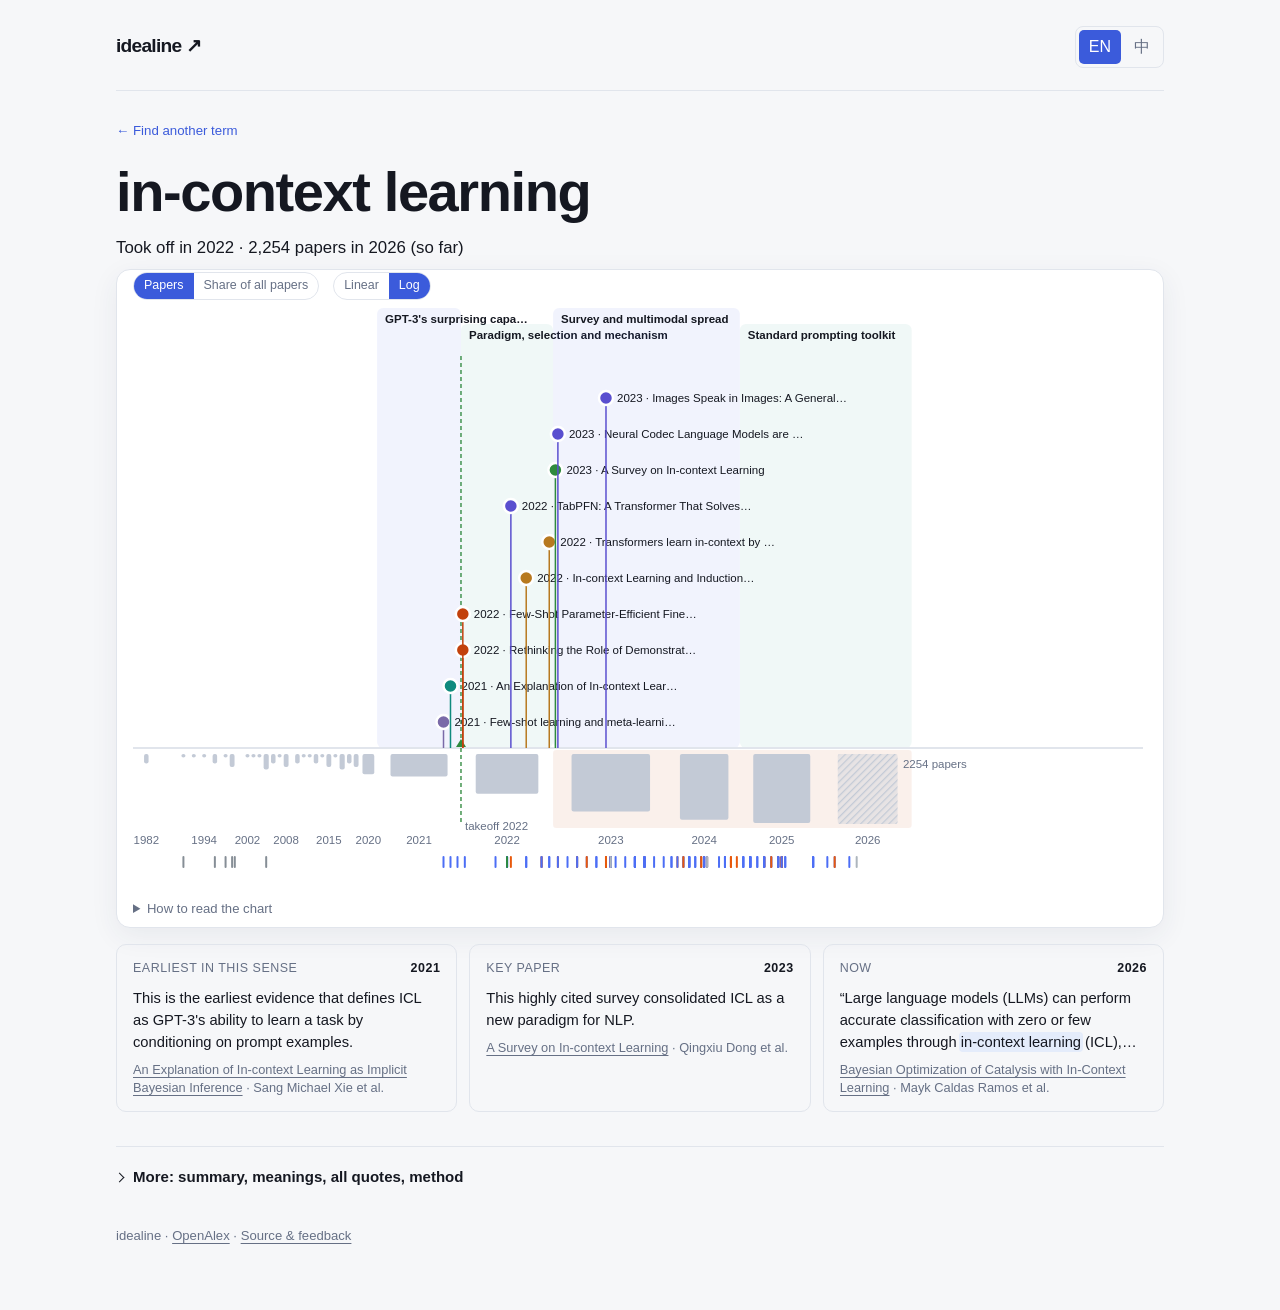
<file: docs/terms/in-context-learning.html>
<!doctype html>
<html lang="en"><head><meta charset="utf-8"><meta name="viewport" content="width=device-width,initial-scale=1">
<title>in-context learning · idealine</title>
<meta name="description" content="Read how papers use in-context learning: quoted passages, source links, and a short reading route.">
<style>
:root{--bg:#f6f7f9;--panel:#ffffff;--fg:#151821;--muted:#667085;--ink-soft:#3d4452;--line:#e1e5ec;--accent:#3b5bdb;--on-accent:#ffffff;
--ancestor:#7a6aa8;--origin:#0f8a7e;--coined:#3b5bdb;--popularized:#2f8a3e;--redefined:#b7791f;--applied:#5a4fcf;--critique:#c2410c;
--bar:#c3cad6;--era1:rgba(59,91,219,.07);--era2:rgba(15,138,126,.06);--glow:#e8edff;--shadow:0 8px 28px rgba(40,50,90,.07)}
@media (prefers-color-scheme:dark){:root:not([data-theme=light]){--bg:#0c0f15;--panel:#141922;--fg:#e7eaf0;--muted:#8a93a5;--ink-soft:#c2c8d3;--line:#252c39;--accent:#7c9cff;--on-accent:#0a0f1f;
--ancestor:#b6a6ff;--origin:#5fd3c4;--coined:#7ea2ff;--popularized:#7bd88f;--redefined:#e3b341;--applied:#a99cf5;--critique:#ff8a65;
--bar:#3a4050;--era1:rgba(124,156,255,.08);--era2:rgba(95,211,196,.06);--glow:rgba(124,156,255,.10);--shadow:0 12px 40px rgba(0,0,0,.45)}}
*{box-sizing:border-box}
body{margin:0;background:radial-gradient(1200px 500px at 50% -120px,var(--glow) 0%,transparent 70%) no-repeat,var(--bg);color:var(--fg);font:16px/1.6 ui-sans-serif,-apple-system,BlinkMacSystemFont,"Segoe UI","PingFang SC","Hiragino Sans GB","Noto Sans SC",sans-serif}
main{max-width:1080px;margin:0 auto;padding:28px 16px 64px}
.brand{font-size:.8rem;letter-spacing:.08em;text-transform:uppercase;color:var(--muted)}
.brand a{color:inherit}
h1{font-weight:650;letter-spacing:-.02em;font-size:clamp(1.8rem,4vw,2.6rem);line-height:1.15;margin:6px 0 10px}
.summary{font-size:1.08rem;max-width:760px;margin:0 0 8px;color:var(--ink-soft)}
.meta{color:var(--muted);font-size:.86rem}
.card{background:var(--panel);border:1px solid var(--line);border-radius:14px;margin-top:22px;box-shadow:var(--shadow);overflow:hidden}
.scroller{overflow-x:auto;-webkit-overflow-scrolling:touch}
svg text{fill:var(--fg);font-size:11.5px}
svg .muted{fill:var(--muted)}
.ms{cursor:pointer;outline:none}
.ms circle{stroke:var(--panel);stroke-width:2.5}
.ms:hover circle,.ms:focus circle,.ms.sel circle{stroke:var(--fg)}
.ms.sel text{font-weight:700}
.legend{display:flex;flex-wrap:wrap;gap:6px 14px;padding:10px 16px;border-top:1px solid var(--line);font-size:.8rem;color:var(--muted)}
.legend i{display:inline-block;width:9px;height:9px;border-radius:50%;margin-right:5px;vertical-align:0}
.hint{font-size:.8rem;color:var(--muted);padding:10px 16px 0}
.detail{padding:18px 20px}
.kind{font-size:.72rem;font-weight:700;letter-spacing:.07em;text-transform:uppercase}
.detail h2{font-size:1.2rem;font-weight:650;margin:4px 0 6px;line-height:1.3}
.detail h2 a{color:inherit}
.why{margin:0 0 10px}
.status{font-size:.78rem;color:var(--muted)}
blockquote{margin:10px 0;padding:2px 0 2px 12px;border-left:3px solid var(--line);color:var(--fg)}
blockquote cite{display:block;font-style:normal;color:var(--muted);font-size:.8rem;margin-top:3px}
blockquote cite a{color:inherit}
mark{background:transparent;color:inherit;font-weight:650;text-decoration:underline;text-decoration-color:var(--accent);text-decoration-thickness:2px}
.headline{margin:-6px 0 12px;font-size:.95rem;color:var(--ink-soft)}
.headline:empty{display:none}
.tlbar{display:flex;flex-wrap:wrap;gap:8px 14px;margin:2px 0 8px}
.tlseg{display:inline-flex;border:1px solid var(--line);border-radius:999px;overflow:hidden}
.tlseg button{font:inherit;font-size:.78rem;padding:3px 10px;border:0;background:transparent;color:var(--muted);cursor:pointer}
.tlseg button[aria-pressed=true]{background:var(--accent);color:var(--on-accent)}
.lanekey{flex-basis:100%;display:flex;flex-wrap:wrap;gap:4px 12px;margin-top:4px}
.lanekey i{border-radius:1px;width:4px}
.mslist{list-style:none;margin:10px 0 0;padding:0}
.mslist button{display:block;width:100%;text-align:left;font:inherit;font-size:.88rem;padding:6px 8px;border:0;border-radius:8px;background:transparent;color:var(--fg);cursor:pointer}
.mslist button.sel,.mslist button:hover{background:var(--era1)}
.mslist b{display:inline-block;min-width:1.4em;color:var(--accent)}
.checks{list-style:none;padding:0;margin:4px 0 10px;font-size:.88rem}
.checks li.ok{color:var(--coined)}.checks li.no{color:var(--critique)}
.shift,.caveat{font-size:.88rem;color:var(--muted);margin:4px 0 10px}
.prov{font-size:.78rem;color:var(--muted);margin-top:8px}
.era .mix{display:flex;height:8px;border-radius:4px;overflow:hidden;margin:10px 0 4px;background:var(--line)}
.era .mix span{display:block;height:100%}
.era .small{font-size:.8rem;margin:2px 0}
.era .badge{display:inline-block;font-size:.74rem;padding:1px 7px;border-radius:999px;margin:2px 4px 0 0;border:1px solid var(--line)}
.era .badge.new{color:var(--coined)}.era .badge.faded{color:var(--muted)}
.era .words{font-size:.84rem;margin-top:8px}
.era .words.thin{opacity:.6}
.era .words .nw{font-weight:600;color:var(--fg)}
.era .muted,.mixnote{color:var(--muted)}
.mixnote{grid-column:1/-1;font-size:.8rem;margin:0}
.qtick:hover rect:first-child{opacity:.6}
.roots:empty{display:none}
.roots{margin-top:22px;padding:14px 16px;border:1px solid var(--line);border-radius:12px;background:var(--panel)}
.roots h3{margin:0 0 8px;font-size:1rem}
.roots ul{margin:8px 0;padding-left:18px;font-size:.9rem}
.roots li{margin:0 0 4px}
.roots .muted{color:var(--muted)}.roots .small{font-size:.8rem;margin:6px 0 0}
.roots svg text{fill:var(--muted)}
.senses:empty{display:none}
.senses{margin:4px 0 14px;padding:12px 16px;border:1px solid var(--line);border-left:3px solid var(--accent);border-radius:10px;background:var(--panel);font-size:.92rem}
.senses p{margin:0 0 6px}
.senses details{margin-top:6px}
.senses summary{cursor:pointer;color:var(--accent);font-weight:600}
.senses ul{margin:8px 0 0;padding-left:18px}
.senses li{margin:0 0 8px}
.senses .muted{color:var(--muted)}
.senses li q{display:block;color:var(--muted);font-size:.86rem;margin-top:2px}
.eras{display:grid;grid-template-columns:repeat(auto-fit,minmax(230px,1fr));gap:12px;margin-top:22px}
.era{background:var(--panel);border:1px solid var(--line);border-radius:12px;padding:14px 16px}
.era b{display:block;font-size:.78rem;color:var(--muted);font-weight:600}
.era h3{margin:2px 0 6px;font-size:1rem}
.era p{margin:0;font-size:.92rem}
details{margin-top:28px;color:var(--muted);font-size:.88rem}
details summary{cursor:pointer}
footer{margin-top:36px;color:var(--muted);font-size:.82rem}
footer a{color:inherit}

/* Shared reading surface: quiet paper, ink, and selective evidence highlights. */
:root{--quote-mark:#e4ecfb;--warning-bg:#fff0ce}
@media(prefers-color-scheme:dark){:root:not([data-theme=light]){--quote-mark:#26345a;--warning-bg:#4a4024}}
body{background:var(--bg);font-size:16px;line-height:1.6}
main{max-width:1120px;padding:26px 36px 64px}
a{color:var(--accent);text-underline-offset:3px}
button,input,select,textarea{font:inherit}
button,a,summary,input,select,textarea{-webkit-tap-highlight-color:transparent}
:focus-visible{outline:2px solid var(--accent);outline-offset:4px}
[hidden]{display:none!important}
.site-nav{display:flex;align-items:center;justify-content:space-between;gap:20px;padding-bottom:22px;border-bottom:1px solid var(--line)}
.site-nav .wordmark{font-weight:750;font-size:1.2rem;text-decoration:none;color:var(--fg);letter-spacing:-.04em}
.reading-lang{display:flex;gap:3px;padding:3px;border:1px solid var(--line);border-radius:8px}
.reading-lang button{border:0;background:transparent;color:var(--muted);padding:4px 10px;border-radius:5px;cursor:pointer}
.reading-lang button[aria-pressed=true]{background:var(--accent);color:var(--on-accent)}
.term-header{padding:26px 0 4px}
.term-header>a{font-size:.83rem;text-decoration:none}
.term-header h1{font-weight:650;letter-spacing:-.025em;font-size:clamp(2rem,5vw,3.5rem);margin:18px 0 0}
.eyebrow,.source-label{font-size:.71rem;font-weight:700;letter-spacing:.08em;text-transform:uppercase;color:var(--accent)}
.brief-meta{display:flex;flex-wrap:wrap;gap:4px 20px;padding:12px 0 26px;color:var(--muted);font-size:.79rem}
.brief-meta span+span{margin-left:auto}
.reading-layout{display:grid;grid-template-columns:minmax(0,1fr) 210px;gap:44px;align-items:start}
.reading-main{min-width:0}
.section-heading{display:flex;align-items:baseline;justify-content:space-between;gap:8px 16px;flex-wrap:wrap}
.section-heading h3{font-size:1.03rem;letter-spacing:-.015em;margin:0;color:var(--fg)}
.section-heading>span{font-size:.72rem;color:var(--muted)}
.section-intro{font-size:.86rem;color:var(--muted);margin:6px 0 20px;max-width:65ch}
.source-card{padding:24px 28px;margin:0 0 16px;border:1px solid var(--line);border-radius:10px;background:var(--panel);scroll-margin:20px}
.source-card:focus{outline:2px solid var(--accent);outline-offset:3px}
.source-top{display:flex;justify-content:space-between;gap:12px;align-items:baseline}
.source-year{color:var(--ink-soft);font-size:.8rem;font-variant-numeric:tabular-nums;white-space:nowrap}
.source-type{font-size:.69rem;color:var(--muted);margin:6px 0 10px}
.source-type span{color:var(--muted)}
.source-card blockquote{font-size:1.22rem;line-height:1.65;letter-spacing:-.008em;margin:0;padding:0;border:0;overflow-wrap:anywhere}
mark{background:var(--quote-mark);color:var(--fg);font-weight:inherit;text-decoration:none;box-decoration-break:clone;-webkit-box-decoration-break:clone;padding:0;border-radius:2px;box-shadow:0 0 0 2px var(--quote-mark)}
.reading-note{font-size:.82rem;color:var(--ink-soft);margin:16px 0 0;line-height:1.6}
.reading-note b{font-weight:600;color:var(--accent);margin-right:5px}
.source-citation{border-top:1px solid var(--line);padding-top:14px;margin-top:20px}
.source-citation h4{font-size:.83rem;font-weight:600;line-height:1.5;margin:0;overflow-wrap:anywhere}
.source-citation h4 a{color:var(--fg);text-decoration:none}
.source-citation h4 a:hover{text-decoration:underline}
.source-citation p{font-size:.75rem;color:var(--muted);margin:4px 0 0}
.source-actions{display:flex;gap:12px;align-items:center;flex-wrap:wrap;margin-top:17px;font-size:.76rem}
.source-actions button,.source-actions a{cursor:pointer;min-height:36px;padding:7px 11px;border:1px solid var(--line);border-radius:5px;background:transparent;color:var(--accent);text-decoration:none;line-height:1.4}
.source-actions .paper-link{background:var(--accent);border-color:var(--accent);color:var(--on-accent)}
.source-actions .passage-link{margin-left:auto}
.source-actions button:hover{border-color:var(--accent)}
.source-warning{background:var(--warning-bg);color:var(--fg);font-size:.76rem;padding:6px 10px;border-radius:4px;margin:12px 0 0}
.copy-status{font-size:.75rem;color:var(--accent)}
.copy-status:not(:empty){margin-top:10px}
.copy-status textarea{display:block;width:100%;min-height:150px;border:1px solid var(--line);background:var(--bg);color:var(--fg);padding:12px;margin-top:8px;font-size:.8rem}
.reading-aside{border-top:2px solid var(--accent);padding-top:18px;position:sticky;top:22px}
.reading-aside>p{font-size:1.38rem;line-height:1.5;margin:12px 0 22px}
.reading-aside>a{display:flex;align-items:center;justify-content:space-between;text-decoration:none;font-size:.8rem;font-weight:600;border-bottom:1px solid var(--line);padding-bottom:12px}
.aside-count{font-size:.73rem;color:var(--muted);padding-top:12px}
.evidence-browser,.method-panel{border-top:1px solid var(--line);padding-top:22px;margin-top:30px;color:var(--ink-soft)}
.evidence-browser>summary,.method-panel>summary,.timeline-diagnostics>summary{font-size:.94rem;color:var(--fg);font-weight:600;cursor:pointer}
.evidence-browser>summary span{font-size:.75rem;margin-left:8px;font-weight:400;color:var(--muted)}
.evidence-browser>p,.method-panel>p{font-size:.84rem;max-width:76ch}
.evidence-filters{display:flex;gap:10px 12px;flex-wrap:wrap;align-items:flex-end;max-width:780px;margin:18px 0 6px}
.evidence-filters label{display:flex;flex-direction:column;gap:4px;font-size:.72rem;color:var(--muted);min-width:0;flex:0 1 auto}
.evidence-filters select{height:34px;background:var(--panel);color:var(--fg);border:1px solid var(--line);border-radius:6px;padding:0 32px 0 10px;font-size:.8rem;min-width:120px;max-width:280px;text-overflow:ellipsis}
.filter-status{font-size:.75rem;color:var(--muted);margin:0 0 8px auto;font-variant-numeric:tabular-nums}
.quote-results{max-width:780px;border-top:1px solid var(--line);margin-top:6px}
.load-more{margin-top:16px;padding:9px 18px;border:1px solid var(--accent);border-radius:5px;background:transparent;color:var(--accent);cursor:pointer}
.empty-state{border:1px dashed var(--line);padding:24px;border-radius:8px;font-size:.88rem}
.usage-panel{border-top:1px solid var(--line);padding-top:24px;margin-top:30px}
.usage-panel>p{font-size:.78rem;color:var(--muted);max-width:76ch;margin:8px 0 22px}
.usage-panel svg{display:block;width:100%;height:82px;fill:var(--accent)}
.usage-panel .partial-bar{opacity:.4}
.usage-axis{display:flex;justify-content:space-between;font-size:.71rem;color:var(--muted);margin-top:8px}
.method-panel h3{font-size:.88rem}
.timeline-diagnostics{margin-top:20px}
.file-tools{border-top:1px solid var(--line);margin-top:22px;padding-top:20px}
.file-tools>summary{font-size:.84rem;cursor:pointer}
.file-tools .actions{padding-top:12px}
.home main{max-width:1120px}
.home nav{padding-bottom:18px;border-bottom:1px solid var(--line)}
.home nav .logo{font-size:1.2rem;letter-spacing:-.04em}
.home .hero{text-align:left;max-width:none;margin:38px 0 0;display:grid;grid-template-columns:minmax(0,1fr) 290px;gap:0 56px}
.home .hero-copy h1{font-size:clamp(2.1rem,4.2vw,3.2rem);font-weight:700;letter-spacing:-.035em;line-height:1.1;margin:12px 0 18px;max-width:530px}
.home .hero-copy>p{font-size:.98rem;max-width:49ch;color:var(--ink-soft);margin:0 0 22px}
.home .hero-example{border-left:1px solid var(--line);padding:0 0 10px 25px;align-self:start}
.hero-example blockquote{font-size:1.04rem;line-height:1.65;border:0;padding:0;margin:12px 0}
.hero-example cite{font-size:.73rem;color:var(--muted);font-style:normal}
.hero-example>a{display:block;font-size:.77rem;margin-top:12px}
.home #trace-form{grid-column:1/-1;max-width:none;margin-top:4px}
.home .search{max-width:none;margin:0;border-radius:8px;padding:6px 6px 6px 18px;box-shadow:none}
.home .search input{font-size:1rem}
.home .btn{border-radius:5px;font-size:.85rem;padding:11px 20px}
.home .chips{justify-content:flex-start;max-width:none;margin-top:12px;gap:7px}
.home .chip{font-size:.77rem;padding:4px 10px;background:transparent;border:1px solid var(--line);color:var(--ink-soft);border-radius:4px}
.home .chip:hover{border-color:var(--accent);color:var(--accent)}
.home .keyline{font-size:.74rem;margin-top:13px}
.home #formmsg{margin:0;grid-column:1/-1;min-height:0}
.home #formmsg:not(:empty){padding-top:12px}
.home #result{margin-top:38px;border-top:1px solid var(--line);padding-top:24px}
.home .result-h h2{font-size:2.25rem;font-weight:650;letter-spacing:-.025em}
.home .tag{font-size:.65rem;letter-spacing:.09em}
.home #result.pending [data-part=reading],.home #result.pending .file-tools{display:none}
.home .section-h{font-size:1.3rem;font-weight:650;margin-top:48px}
.home .grid{grid-template-columns:repeat(auto-fit,minmax(225px,1fr));gap:12px}
.home .tcard{border-radius:8px;box-shadow:none;padding:18px;transition:border-color .15s}
.home .tcard:hover,.home .tcard:focus{transform:none;border-color:var(--accent)}
.home .tcard h3{font-size:1.06rem}
.home .tcard .spark{height:28px;opacity:.5}
.home .how{margin-top:44px;gap:24px;grid-template-columns:repeat(auto-fit,minmax(170px,1fr))}
.home .how b{font-size:.8rem}
.home .how p{font-size:.82rem}
.home .cli{margin-top:28px;max-width:none}
.home footer{border-top:1px solid var(--line);padding-top:18px;max-width:none}
.skip-link{position:absolute;left:12px;top:-100px;background:var(--panel);padding:10px;z-index:5}
.skip-link:focus{top:12px}
@media(max-width:760px){main{padding:18px 20px 44px}.reading-layout{grid-template-columns:minmax(0,1fr);gap:16px}.reading-aside{position:static;grid-row:1;padding:12px 0;border-top:0;border-bottom:1px solid var(--line)}.reading-aside>p{font-size:1.12rem;margin:6px 0 12px}.reading-aside>a{border:0;padding:0}.aside-count{display:none}.source-card{padding:20px}.home .hero{grid-template-columns:1fr;gap:0;margin-top:28px}.home .hero-example{display:none}.home .hero-copy h1{max-width:550px}.home .hero-copy>p{margin-bottom:18px}.brief-meta span+span{margin-left:0}.home .keyline{line-height:1.7}.home .result-h h2{font-size:1.9rem}}
@media(max-width:460px){main{padding:16px 14px 36px}.source-card{padding:18px 16px}.source-card blockquote{font-size:1.12rem}.source-actions{gap:8px}.source-actions button,.source-actions a{min-height:40px}.home nav .links{gap:10px}.home nav .links>a{font-size:.75rem}.home .hero-copy h1{font-size:2.2rem}.home .search{padding-left:12px}.home .search input{font-size:.89rem}.home .btn{padding:11px 12px}.evidence-filters label{min-width:120px}.section-heading>span{width:100%}}
/* The timeline leads the result; the source cards below are its evidence. */
.timeline-main{margin:6px 0 34px}
.timeline-main .timeline-summary{font-size:1.02rem;line-height:1.6;max-width:72ch;color:var(--fg);margin:0 0 10px}
.timeline-main .card{margin-top:8px}

/* Toolbar lines up with the hint text inside the timeline card. */
.card>.tlbar{padding:0 16px}
/* The roots spectrum scales down on narrow screens instead of widening the page. */
.roots svg{max-width:100%;height:auto}

/* Native selects get one look everywhere: same height as inputs, a quiet chevron. */
.select{position:relative;display:block}
.select select{appearance:none;-webkit-appearance:none;cursor:pointer;width:100%}
.select::after{content:"";position:absolute;right:13px;top:50%;width:6px;height:6px;border-right:1.5px solid var(--muted);border-bottom:1.5px solid var(--muted);transform:translateY(-70%) rotate(45deg);pointer-events:none}

/* Disclosure headings share one chevron instead of the browser triangle. */
.evidence-browser>summary,.method-panel>summary,.more-panel>summary,.file-tools>summary,.timeline-diagnostics>summary,.home .opts>summary{list-style:none;display:flex;align-items:center;gap:10px;width:fit-content}
.evidence-browser>summary::-webkit-details-marker,.method-panel>summary::-webkit-details-marker,.more-panel>summary::-webkit-details-marker,.file-tools>summary::-webkit-details-marker,.timeline-diagnostics>summary::-webkit-details-marker,.home .opts>summary::-webkit-details-marker{display:none}
.evidence-browser>summary::before,.method-panel>summary::before,.more-panel>summary::before,.file-tools>summary::before,.timeline-diagnostics>summary::before,.home .opts>summary::before{content:"";flex:none;width:6px;height:6px;border-right:1.5px solid currentColor;border-bottom:1.5px solid currentColor;transform:rotate(-45deg);transition:transform .15s}
.evidence-browser[open]>summary::before,.method-panel[open]>summary::before,.more-panel[open]>summary::before,.file-tools[open]>summary::before,.timeline-diagnostics[open]>summary::before,.home .opts[open]>summary::before{transform:rotate(45deg)}
.evidence-browser>summary span{margin-left:0;font-variant-numeric:tabular-nums}

/* Evidence list: compact rows, year first, so many passages can be scanned. */
.quote-row{display:grid;grid-template-columns:52px minmax(0,1fr);gap:0 16px;padding:18px 0;border-bottom:1px solid var(--line);scroll-margin:20px}
.quote-row:focus{outline:2px solid var(--accent);outline-offset:4px}
.qr-year{font-size:.84rem;font-weight:600;color:var(--ink-soft);font-variant-numeric:tabular-nums;padding-top:3px}
.quote-row blockquote{font-size:1rem;line-height:1.7;color:var(--fg);margin:0;padding:0;border:0;overflow-wrap:anywhere}
.qr-cite{font-size:.8rem;color:var(--muted);margin:8px 0 0;line-height:1.5;overflow-wrap:anywhere}
.qr-cite a{color:var(--fg);font-weight:600;text-decoration:none}
.qr-cite a:hover{color:var(--accent);text-decoration:underline}
.qr-foot{display:flex;flex-wrap:wrap;align-items:center;gap:6px 8px;margin-top:8px;font-size:.73rem}
.qr-tag{padding:1px 9px;border-radius:999px;background:color-mix(in srgb,var(--accent) 9%,transparent);color:var(--accent);line-height:1.6}
.qr-tag.plain{background:transparent;box-shadow:inset 0 0 0 1px var(--line);color:var(--muted)}
.qr-warn{background:var(--warning-bg);color:var(--fg);padding:1px 8px;border-radius:4px;line-height:1.6}
.qr-actions{margin-left:auto;display:flex;gap:2px}
.qr-actions button,.qr-actions a{background:none;border:0;color:var(--muted);cursor:pointer;padding:4px 8px;border-radius:5px;text-decoration:none;font-size:.73rem;line-height:1.4}
.qr-actions button:hover,.qr-actions a:hover{color:var(--accent);background:color-mix(in srgb,var(--accent) 8%,transparent)}
.quote-row .copy-status:not(:empty){margin-top:6px}

@media(max-width:760px){.evidence-filters label{flex:1 1 140px}.evidence-filters select{max-width:none}.filter-status{flex-basis:100%;margin:0}}
@media(max-width:460px){.quote-row{grid-template-columns:1fr}.qr-year{padding:0 0 2px}.qr-actions{margin-left:0}}
.alt-row{display:flex;flex-wrap:wrap;gap:6px;margin:0 0 16px}
.alt-row .chip{margin:0;border-color:var(--accent);color:var(--accent)}

/* Settings: one light column. Provider is a row of buttons, the version a menu,
   rarely needed fields fold under "More options". */
.home .opts{max-width:none;margin:12px 0 0;padding:0;border:0;border-radius:0;background:transparent}
.home .opts[open]{padding:0}
.home .opts>summary{font-size:.8rem;color:var(--muted);padding:6px 0}
.home .opts>summary:hover{color:var(--fg)}
/* Settings as a list: label left, current value right, tap a row to edit it in place. */
.opts-body.slist{margin-top:8px;max-width:560px;padding:0;border:1px solid var(--line);border-radius:12px;background:var(--panel);overflow:hidden}
.srow{margin:0;padding:0;border:0;border-top:1px solid var(--line);border-radius:0;background:transparent;font-size:inherit;color:var(--fg)}
.slist>.srow:first-child{border-top:0}
#keyrow>.srow{border-top:1px solid var(--line)}
.srow>summary{list-style:none;display:flex;align-items:center;gap:12px;padding:13px 16px;cursor:pointer;font-size:.86rem}
.srow>summary::-webkit-details-marker{display:none}
.srow>summary:hover{background:color-mix(in srgb,var(--fg) 3%,transparent)}
.srow>summary:focus-visible{outline:2px solid var(--accent);outline-offset:-2px}
.srow>summary::after{content:"";flex:none;width:6px;height:6px;margin-left:2px;border-right:1.5px solid var(--muted);border-bottom:1.5px solid var(--muted);transform:rotate(-45deg);transition:transform .15s}
.srow[open]>summary::after{transform:rotate(45deg)}
.sl{flex:none;color:var(--fg)}
.sv{flex:1;min-width:0;text-align:right;color:var(--muted);white-space:nowrap;overflow:hidden;text-overflow:ellipsis}
.sv.ok{color:var(--accent)}
.sv.link{color:var(--accent)}
.sedit{display:flex;flex-direction:column;gap:10px;padding:2px 16px 16px}
.opts .sedit .opts-hint,.home .opts .sedit .privacy{margin:0;font-size:.76rem;color:var(--muted);line-height:1.55}
.opts-hint{font-size:.74rem;font-weight:400;color:var(--muted)}
.seg{display:flex;flex-wrap:wrap;gap:6px}
.seg button{font:inherit;font-size:.8rem;padding:6px 12px;border:1px solid var(--line);border-radius:999px;background:transparent;color:var(--ink-soft);cursor:pointer}
.seg button:hover{border-color:var(--accent);color:var(--accent)}
.seg button[aria-pressed=true]{background:var(--accent);border-color:var(--accent);color:var(--on-accent)}
.opts input:not([type=checkbox]),.opts select{width:100%;height:36px;padding:0 11px;font:inherit;font-size:.85rem;border:1px solid var(--line);border-radius:8px;background:var(--panel);color:var(--fg)}
.opts input:not([type=checkbox]):focus,.opts select:focus{outline:none;border-color:var(--accent);box-shadow:0 0 0 3px color-mix(in srgb,var(--accent) 16%,transparent)}
.opts .select{display:block}
.opts .select select{padding-right:32px}
.keybox{display:flex;align-items:center;border:1px solid var(--line);border-radius:8px;background:var(--panel);padding:3px}
.keybox:focus-within{border-color:var(--accent);box-shadow:0 0 0 3px color-mix(in srgb,var(--accent) 16%,transparent)}
.opts .keybox input{border:0;height:30px;box-shadow:none;flex:1;min-width:0}
.opts .keybox input:focus{box-shadow:none}
.keybox button{font:inherit;font-size:.78rem;font-weight:600;height:30px;padding:0 14px;border:0;border-radius:6px;background:var(--accent);color:var(--on-accent);cursor:pointer;white-space:nowrap}
.keybox button:disabled{opacity:.55;cursor:wait}
.slink{font-size:.78rem;color:var(--accent);width:fit-content}
#keycheck{font-size:.78rem}
#keycheck:empty{display:none}
.oa-how{margin:0;padding-left:18px;font-size:.76rem;color:var(--muted);line-height:1.65}
.oa-how a{color:var(--accent)}
.opts label.sswitch,.sswitch{display:flex;align-items:center;gap:12px;padding:12px 16px;border-top:1px solid var(--line);margin:0;cursor:pointer;font-size:.86rem}
.sswitch .sl{flex:1;display:flex;flex-direction:column;gap:2px}
.opts input.switch{appearance:none;-webkit-appearance:none;flex:none;width:40px;height:24px;margin:0;border-radius:999px;background:var(--line);position:relative;cursor:pointer;transition:background .15s}
.opts input.switch::before{content:"";position:absolute;top:3px;left:3px;width:18px;height:18px;border-radius:50%;background:#fff;box-shadow:0 1px 2px rgba(0,0,0,.25);transition:transform .15s}
.opts input.switch:checked{background:var(--accent)}
.opts input.switch:checked::before{transform:translateX(16px)}
.opts input.switch:focus-visible{outline:2px solid var(--accent);outline-offset:2px}
.sfoot{display:flex;justify-content:flex-end;padding:10px 16px;border-top:1px solid var(--line);background:color-mix(in srgb,var(--fg) 2%,transparent)}
.sfoot .linkbtn{font-size:.76rem}
@media(max-width:460px){.srow>summary,.opts label.sswitch{padding:12px 14px}.sedit{padding:2px 14px 14px}}

/* Evidence filters: meaning and period as chips with counts, order as a toggle. */
.ev-filters{max-width:780px;margin:16px 0 0;display:flex;flex-direction:column;gap:10px}
.frow{display:grid;grid-template-columns:52px minmax(0,1fr);gap:8px;align-items:start}
.flabel{font-size:.74rem;color:var(--muted);padding-top:6px}
.fchips{display:flex;flex-wrap:wrap;gap:6px}
.fchip{display:inline-flex;align-items:center;gap:6px;font:inherit;font-size:.78rem;line-height:1.4;padding:4px 10px;border:1px solid var(--line);border-radius:999px;background:var(--panel);color:var(--ink-soft);cursor:pointer}
.fchip i,.qr-tag i{display:inline-block;width:7px;height:7px;border-radius:50%;flex:none}
.qr-tag i{margin-right:5px;vertical-align:1px}
.fchip .n{font-size:.7rem;color:var(--muted);font-variant-numeric:tabular-nums}
.fchip:hover{border-color:var(--accent)}
.fchip[aria-pressed=true]{background:color-mix(in srgb,var(--accent) 10%,var(--panel));border-color:var(--accent);color:var(--fg)}
.fchip[aria-pressed=true] .n{color:var(--accent)}
.fbar{display:flex;align-items:center;justify-content:space-between;gap:10px;margin-top:4px}
.fbar .filter-status{margin:0}
.sortseg{display:inline-flex;border:1px solid var(--line);border-radius:8px;padding:2px;background:var(--panel)}
.sortseg button{font:inherit;font-size:.74rem;border:0;background:transparent;color:var(--muted);padding:3px 10px;border-radius:6px;cursor:pointer}
.sortseg button[aria-pressed=true]{background:var(--accent);color:var(--on-accent)}
@media(max-width:460px){.frow{grid-template-columns:1fr;gap:4px}.flabel{padding-top:0}}

/* Free result: say what a model key adds, with one button to the settings row. */
.upsell{display:flex;align-items:center;gap:14px;max-width:780px;margin:12px 0 0;padding:12px 14px;border:1px solid color-mix(in srgb,var(--accent) 30%,var(--line));border-radius:10px;background:color-mix(in srgb,var(--accent) 6%,var(--panel))}
.upsell[hidden]{display:none}
.upsell p{margin:0;flex:1;font-size:.82rem;line-height:1.55;color:var(--ink-soft)}
.upsell .btn{flex:none;white-space:nowrap}
.upsell-acts{display:flex;align-items:center;gap:12px;flex:none}
.upsell-acts [hidden]{display:none}
@media(max-width:560px){.upsell{flex-direction:column;align-items:flex-start}}

/* One left inset (16px) for everything inside the timeline card. */
.card .mslist{padding:0 8px}
.card .detail{padding:18px 16px}
.mslist button{display:grid;grid-template-columns:1.6em minmax(0,1fr);align-items:baseline}

/* Test-code row: hidden unless the site carries a sealed test key. */
#tester-msg{font-size:.78rem}
#tester-msg:empty{display:none}
.slist>.srow[hidden]:first-child+.srow{border-top:0}

/* Short result: headline, chart, three cards. Everything else is folded. */
.timeline-main .headline{font-size:1.05rem;color:var(--fg);margin:0 0 6px}
.dnotes,.chart-key,.msfold{font-size:.82rem;color:var(--ink-soft);margin:4px 0 8px}
.dnotes>summary,.chart-key>summary,.msfold>summary,.more-panel>summary{cursor:pointer;color:var(--muted);width:fit-content}
.dnotes .dnote{margin:6px 0 0;line-height:1.5}
.dnotes .dnote a{color:inherit;text-decoration:underline;text-underline-offset:2px}
.card .chart-key,.card .msfold{padding:0 16px}
.card .chart-key .hint{padding:6px 0 0}
.card .detail:empty{display:none}
.story{display:grid;grid-template-columns:repeat(3,minmax(0,1fr));gap:12px;margin-top:16px}
.story-card{border:1px solid var(--line);border-radius:10px;padding:14px 16px;min-width:0}
.sc-top{display:flex;justify-content:space-between;align-items:baseline;font-size:.78rem;color:var(--muted);text-transform:uppercase;letter-spacing:.04em}
.sc-year{font-variant-numeric:tabular-nums;font-weight:600;color:var(--fg)}
.sc-line{margin:8px 0;font-size:.92rem;line-height:1.5;color:var(--fg);display:-webkit-box;-webkit-line-clamp:3;-webkit-box-orient:vertical;overflow:hidden}
.sc-src{margin:0;font-size:.8rem;line-height:1.4;color:var(--muted);display:-webkit-box;-webkit-line-clamp:2;-webkit-box-orient:vertical;overflow:hidden}
.sc-src a{color:inherit}
.more-panel{border-top:1px solid var(--line);padding-top:18px;margin-top:8px}
.more-panel>summary{font-size:.94rem;font-weight:600;color:var(--fg)}
.more-panel[open]>summary{margin-bottom:14px}
.more-panel .brief-meta{padding:0;display:block}
@media(max-width:760px){.story{grid-template-columns:minmax(0,1fr)}}
</style></head>
<body>
<a class="skip-link" href="#reading">Skip to sources</a>
<main>
<nav class="site-nav"><a class="wordmark" href="../index.html">idealine<span aria-hidden="true"> ↗</span></a>
<div class="reading-lang" role="group" aria-label="Language"><button type="button" data-reading-lang="en" aria-pressed="true">EN</button><button type="button" data-reading-lang="zh" aria-pressed="false">中</button></div></nav>
<header class="term-header"><a data-reading-back href="../index.html">← Find another term</a><h1>in-context learning</h1></header>
<div data-part="reading" id="reading"></div>
<noscript>This reading brief needs JavaScript to display the saved source passages.</noscript>
<footer>idealine · <a href="https://openalex.org">OpenAlex</a> · <a href="https://github.com/Yilinista/idealine">Source &amp; feedback</a></footer>
</main>

<script type="application/json" id="data">{"term": "in-context learning", "aliases": ["in context learning"], "summary": "In this evidence the term appears in 2021 for large language models such as GPT-3, which could learn a downstream task just from input-output examples placed in the prompt; older uses of the same words in education and psychology are unrelated. It now mainly names a standard prompting technique and a much-studied transformer capability, which has spread from text to images, speech, tabular data and other domains.", "counts": [[1982, 2], [1990, 1], [1992, 1], [1994, 1], [1996, 2], [1998, 1], [1999, 3], [2002, 1], [2003, 1], [2004, 1], [2005, 4], [2006, 2], [2007, 1], [2008, 3], [2010, 2], [2011, 1], [2012, 1], [2013, 2], [2014, 1], [2015, 3], [2016, 1], [2017, 4], [2018, 2], [2019, 3], [2020, 7], [2021, 9], [2022, 67], [2023, 529], [2024, 1360], [2025, 2011], [2026, 2254]], "quarters": [], "undated": [], "totals": [[1982, 1324842], [1983, 1374666], [1984, 1427816], [1985, 1488565], [1986, 1563942], [1987, 1648997], [1988, 1729626], [1989, 1830595], [1990, 1995458], [1991, 1989397], [1992, 2075541], [1993, 2169232], [1994, 2281914], [1995, 2430990], [1996, 2593987], [1997, 2700791], [1998, 2835895], [1999, 2979925], [2000, 3396678], [2001, 3585372], [2002, 4173629], [2003, 4403763], [2004, 4744244], [2005, 5138846], [2006, 5584169], [2007, 6047822], [2008, 6448492], [2009, 6975803], [2010, 7439321], [2011, 7942884], [2012, 8252143], [2013, 8640926], [2014, 9129466], [2015, 9352128], [2016, 9772181], [2017, 9658892], [2018, 9620609], [2019, 10105903], [2020, 10710989], [2021, 10234246], [2022, 9919123], [2023, 10662282], [2024, 10984643], [2025, 14188833], [2026, 18745510]], "roots": {"spectrum": [[1957, 2], [1958, 0], [1959, 0], [1960, 0], [1961, 0], [1962, 0], [1963, 0], [1964, 2], [1965, 0], [1966, 2], [1967, 0], [1968, 0], [1969, 0], [1970, 0], [1971, 0], [1972, 0], [1973, 0], [1974, 0], [1975, 0], [1976, 2], [1977, 0], [1978, 0], [1979, 0], [1980, 2], [1981, 0], [1982, 0], [1983, 0], [1984, 0], [1985, 0], [1986, 0], [1987, 0], [1988, 3], [1989, 0], [1990, 0], [1991, 2], [1992, 0], [1993, 0], [1994, 0], [1995, 0], [1996, 4], [1997, 3], [1998, 0], [1999, 0], [2000, 2], [2001, 19], [2002, 0], [2003, 4], [2004, 12], [2005, 8], [2006, 6], [2007, 2], [2008, 3], [2009, 13], [2010, 4], [2011, 12], [2012, 5], [2013, 26], [2014, 24], [2015, 50], [2016, 46], [2017, 83], [2018, 115], [2019, 245], [2020, 265], [2021, 430], [2022, 805], [2023, 577], [2024, 105], [2025, 21], [2026, 9]], "peaks": [{"year": 2015, "count": 50, "title": "Librispeech: An ASR corpus based on public domain audio books", "url": "https://doi.org/10.1109/icassp.2015.7178964", "authors": "Vassil Panayotov et al.", "cites": 6}, {"year": 2022, "count": 805, "title": "Chain-Of-Thought Prompting Elicits Reasoning in Large Language Models", "url": "https://doi.org/10.52202/068431-1800", "authors": "Jason Wei et al.", "cites": 37}, {"year": 2023, "count": 577, "title": "LLaMA: Open and Efficient Foundation Language Models", "url": "https://doi.org/10.48550/arxiv.2302.13971", "authors": "Hugo Touvron et al.", "cites": 27}], "papers": 100, "refs": 785}, "quotes": [{"id": "E1", "text": "The Comparative Effectiveness of Word Lists and Video-Graphic Cues on University Level ESL Students’ Vocabulary in Context Learning", "title": "The Comparative Effectiveness of Word Lists and Video-Graphic Cues on University Level ESL Students’ Vocabulary in Context Learning", "year": 1990, "date": "1990-01-01", "url": "https://doi.org/10.5070/b5.36657", "authors": "Raymond Devenney", "fromTitle": true, "field": "Psychology", "inSet": 0, "sense": "S4"}, {"id": "E2", "text": "Such faith in context learning has not always received experimental support, however, nor is it commonly shared by L2 learners.", "title": "Second Language Vocabulary Learning: The Role of Context versus Translations as a Function of Proficiency", "year": 1996, "date": "1996-01-01", "url": "https://doi.org/10.1111/j.1540-4781.1996.tb05468.x", "authors": "Peter Prince", "fromTitle": false, "field": "Psychology", "inSet": 0, "sense": "S4"}, {"id": "E3", "text": "The study documented the design, implementation and evaluation - from both the students' and teacher's perspectives - of an in-context learning support program for first year students, using both quantitative and qualitative methodologies.The program was based on a theoretical framework which integrated cognitive, behavioural and social learning perspectives and focussed on increasing students' repertoire of learning strategies, promoting their …", "title": "Design, implementation and evaluation of an in-context learning support program for first year education students and its impact on educational outcomes.", "year": 1998, "date": "1998-01-01", "url": "https://openalex.org/W2295722042", "authors": "de la Harpe et al.", "fromTitle": false, "field": "Psychology", "inSet": 0, "sense": "S5"}, {"id": "E4", "text": "The two effects also differ in their dependence on the hippocampus, a brain structure that has long been implicated in context learning.", "title": "DISSOCIATIONS OF TWO EFFECTS OF CONTEXT", "year": 1999, "date": "1999-01-01", "url": "https://openalex.org/W2188718251", "authors": "Mark E. Bouton et al.", "fromTitle": false, "field": "Neuroscience", "inSet": 0, "sense": "S6"}, {"id": "E5", "text": "Helping future teachers to be effective learners: Providing in context learning support for first year teacher education students", "title": "Helping future teachers to be effective learners: Providing in context learning support for first year teacher education students", "year": 1999, "date": "1999-11-01", "url": "https://doi.org/10.14221/ajte.1999v24n2.3", "authors": "Barbara de la Harpe et al.", "fromTitle": true, "field": "Psychology", "inSet": 0, "sense": "S5"}, {"id": "E6", "text": "The first concentrates on the instructional design approach which focuses on the definition of specific outcome objectives, design of materials and procedures that are targeted on these objectives, and assessments that determine if learners have attained the desired objectives – adopted by the main stream of adaptive educational hypermedia systems, and the constructivist approach which focuses on in-context learning organized around authentic ta…", "title": "Learning activities and aids in adaptive learning environments", "year": 2005, "date": "2005-01-01", "url": "https://openalex.org/W2109391286", "authors": "Kyparisia A. Papanikolaou et al.", "fromTitle": false, "field": "Computer Science", "inSet": 0, "sense": "S5"}, {"id": "E7", "text": "We introduce MetaICL (Meta-training for In-Context Learning), a new meta-training framework for few-shot learning where a pretrained language model is tuned to do in-context learning on a large set of training tasks.", "title": "MetaICL: Learning to Learn In Context", "year": 2021, "date": "2021-10-29", "url": "https://doi.org/10.48550/arxiv.2110.15943", "authors": "Sewon Min et al.", "fromTitle": false, "field": "Computer Science", "inSet": 11, "sense": "S1"}, {"id": "E8", "text": "Large language models (LMs) such as GPT-3 have the surprising ability to do in-context learning, where the model learns to do a downstream task simply by conditioning on a prompt consisting of input-output examples.", "title": "An Explanation of In-context Learning as Implicit Bayesian Inference", "year": 2021, "date": "2021-11-03", "url": "https://doi.org/10.48550/arxiv.2111.02080", "authors": "Sang Michael Xie et al.", "fromTitle": false, "field": "Computer Science", "inSet": 25, "sense": "S1"}, {"id": "E9", "text": "For example, thanks to scaling, GPT-3 was able to achieve strong results on in-context learning tasks.", "title": "GLaM: Efficient Scaling of Language Models with Mixture-of-Experts", "year": 2021, "date": "2021-12-13", "url": "https://doi.org/10.48550/arxiv.2112.06905", "authors": "Nan Du et al.", "fromTitle": false, "field": "Computer Science", "inSet": 8, "sense": "S1"}, {"id": "E10", "text": "Large language models (LMs) are able to incontext learn-perform a new task via inference alone by conditioning on a few input-label pairs (demonstrations) and making predictions for new inputs.However, there has been little understanding of how the model learns and which aspects of the demonstrations contribute to end task performance.In this paper, we show that ground truth demonstrations are in fact not required-randomly replacing labels in th…", "title": "Rethinking the Role of Demonstrations: What Makes In-Context Learning Work?", "year": 2022, "date": "2022-01-01", "url": "https://doi.org/10.18653/v1/2022.emnlp-main.759", "authors": "Sewon Min et al.", "fromTitle": false, "field": "Computer Science", "inSet": 41, "sense": "S1"}, {"id": "E11", "text": "Few-shot in-context learning (ICL) enables pre-trained language models to perform a previously-unseen task without any gradient-based training by feeding a small number of training examples as part of the input.", "title": "Few-Shot Parameter-Efficient Fine-Tuning is Better and Cheaper than In-Context Learning", "year": 2022, "date": "2022-01-01", "url": "https://doi.org/10.52202/068431-0142", "authors": "Haokun Liu et al.", "fromTitle": false, "field": "Computer Science", "inSet": 8, "sense": "S1"}, {"id": "E12", "text": "In-context learning is a recent paradigm in natural language understanding, where a large pretrained language model (LM) observes a test instance and a few training examples as its input, and directly decodes the output without any update to its parameters.However, performance has been shown to strongly depend on the selected training examples (termed prompts).In this work, we propose an efficient method for retrieving prompts for in-context lea…", "title": "Learning To Retrieve Prompts for In-Context Learning", "year": 2022, "date": "2022-01-01", "url": "https://doi.org/10.18653/v1/2022.naacl-main.191", "authors": "Ohad Rubin et al.", "fromTitle": false, "field": "Computer Science", "inSet": 28, "sense": "S1"}, {"id": "E13", "text": "In-context learning refers to the ability of a model to condition on a prompt sequence consisting of in-context examples (input-output pairs corresponding to some task) along with a new query input, and generate the corresponding output.", "title": "What Can Transformers Learn In-Context? a Case Study of Simple Function Classes", "year": 2022, "date": "2022-01-01", "url": "https://doi.org/10.52202/068431-2217", "authors": "Shivam Garg et al.", "fromTitle": false, "field": "Computer Science", "inSet": 18, "sense": "S1"}, {"id": "E14", "text": "With a handful of demonstration examples, large-scale language models show strong capability to perform various tasks by in-context learning from these examples, without any finetuning.We demonstrate that in-context learning performance can be highly unstable across samples of examples, indicating the idiosyncrasies of how language models acquire information.We formulate example selection for in-context learning as a sequential decision problem,…", "title": "Active Example Selection for In-Context Learning", "year": 2022, "date": "2022-01-01", "url": "https://doi.org/10.18653/v1/2022.emnlp-main.622", "authors": "Yiming Zhang et al.", "fromTitle": false, "field": "Computer Science", "inSet": 9, "sense": "S1"}, {"id": "E15", "text": "Does prompting a large language model (LLM) like GPT-3 with explanations improve in-context learning?", "title": "The Unreliability of Explanations in Few-Shot Prompting for Textual Reasoning", "year": 2022, "date": "2022-01-01", "url": "https://doi.org/10.52202/068431-2202", "authors": "Xi Ye et al.", "fromTitle": false, "field": "Computer Science", "inSet": 1, "sense": "S1"}, {"id": "E16", "text": "Large pre-trained language models (PLMs) such as GPT-3 have shown strong in-context learning capabilities, which are highly appealing for domains such as biomedicine that feature high and diverse demands of language technologies but also high data annotation costs.In this paper, we present the first systematic and comprehensive study to compare the few-shot performance of GPT-3 in-context learning with fine-tuning smaller (i.e., BERT-sized) PLMs…", "title": "Thinking about GPT-3 In-Context Learning for Biomedical IE? Think Again", "year": 2022, "date": "2022-01-01", "url": "https://doi.org/10.18653/v1/2022.findings-emnlp.329", "authors": "Bernal Jiménez Gutiérrez et al.", "fromTitle": false, "field": "Computer Science", "inSet": 1, "sense": "S1"}, {"id": "E17", "text": "The goal of meta-learning is to learn to adapt to a new task with only a few labeled examples.Inspired by the recent progress in large language models, we propose in-context tuning (ICT), which recasts task adaptation and prediction as a simple sequence prediction problem: to form the input sequence, we concatenate the task instruction, labeled in-context examples, and the target input to predict; to metatrain the model to learn from in-context …", "title": "Meta-learning via Language Model In-context Tuning", "year": 2022, "date": "2022-01-01", "url": "https://doi.org/10.18653/v1/2022.acl-long.53", "authors": "Yanda Chen et al.", "fromTitle": false, "field": "Computer Science", "inSet": 9, "sense": "S3"}, {"id": "E18", "text": "The experimental results show that the black-box tuning with RoBERTa on a few labeled samples not only significantly outperforms manual prompt and GPT-3's in-context learning, but also surpasses the gradient-based counterparts, i.e., prompt tuning and full model tuning.", "title": "Black-Box Tuning for Language-Model-as-a-Service", "year": 2022, "date": "2022-01-10", "url": "https://doi.org/10.48550/arxiv.2201.03514", "authors": "Tianxiang Sun et al.", "fromTitle": false, "field": "Computer Science", "inSet": 4, "sense": "S1"}, {"id": "E19", "text": "Our model also achieve strong results at in-context learning, outperforming 175B GPT-3 on zero-shot SuperGLUE and tripling the performance of T5-XXL on one-shot summarization.", "title": "UL2: Unifying Language Learning Paradigms", "year": 2022, "date": "2022-05-10", "url": "https://doi.org/10.48550/arxiv.2205.05131", "authors": "Yi Tay et al.", "fromTitle": false, "field": "Computer Science", "inSet": 5, "sense": "S1"}, {"id": "E20", "text": "TabPFN performs in-context learning (ICL), it learns to make predictions using sequences of labeled examples (x, f(x)) given in the input, without requiring further parameter updates.", "title": "TabPFN: A Transformer That Solves Small Tabular Classification Problems in a Second", "year": 2022, "date": "2022-07-05", "url": "https://doi.org/10.48550/arxiv.2207.01848", "authors": "Noah Hollmann et al.", "fromTitle": false, "field": "Computer Science", "inSet": 6, "sense": "S2"}, {"id": "E21", "text": "Large language models can perform in-context learning, where they learn a new task from a few task demonstrations, without any parameter updates.", "title": "Selective Annotation Makes Language Models Better Few-Shot Learners", "year": 2022, "date": "2022-09-05", "url": "https://doi.org/10.48550/arxiv.2209.01975", "authors": "Hongjin Su et al.", "fromTitle": false, "field": "Computer Science", "inSet": 9, "sense": "S1"}, {"id": "E22", "text": "In this work, we present preliminary and indirect evidence for a hypothesis that induction heads might constitute the mechanism for the majority of all \"in-context learning\" in large transformer models (i.e. decreasing loss at increasing token indices).", "title": "In-context Learning and Induction Heads", "year": 2022, "date": "2022-09-24", "url": "https://doi.org/10.48550/arxiv.2209.11895", "authors": "Catherine Olsson et al.", "fromTitle": false, "field": "Computer Science", "inSet": 17, "sense": "S1"}, {"id": "E23", "text": "We show that APE-engineered prompts can be applied to steer models toward truthfulness and/or informativeness, as well as to improve few-shot learning performance by simply prepending them to standard in-context learning prompts.", "title": "Large Language Models Are Human-Level Prompt Engineers", "year": 2022, "date": "2022-11-03", "url": "https://doi.org/10.48550/arxiv.2211.01910", "authors": "Yongchao Zhou et al.", "fromTitle": false, "field": "Computer Science", "inSet": 3, "sense": "S1"}, {"id": "E24", "text": "Moreover, we show that RA-CM3 exhibits novel capabilities, such as faithful image generation and multimodal in-context learning (e.g., image generation from demonstrations).", "title": "Retrieval-Augmented Multimodal Language Modeling", "year": 2022, "date": "2022-11-22", "url": "https://doi.org/10.48550/arxiv.2211.12561", "authors": "Michihiro Yasunaga et al.", "fromTitle": false, "field": "Computer Science", "inSet": 0, "sense": "S2"}, {"id": "E25", "text": "Neural sequence models, especially transformers, exhibit a remarkable capacity for in-context learning.", "title": "What learning algorithm is in-context learning? Investigations with linear models", "year": 2022, "date": "2022-11-28", "url": "https://doi.org/10.48550/arxiv.2211.15661", "authors": "Ekin Akyürek et al.", "fromTitle": false, "field": "Computer Science", "inSet": 17, "sense": "S1"}, {"id": "E26", "text": "At present, the mechanisms of in-context learning in Transformers are not well understood and remain mostly an intuition.", "title": "Transformers learn in-context by gradient descent", "year": 2022, "date": "2022-12-15", "url": "https://doi.org/10.48550/arxiv.2212.07677", "authors": "Johannes von Oswald et al.", "fromTitle": false, "field": "Computer Science", "inSet": 17, "sense": "S1"}, {"id": "E27", "text": "Retrieval-augmented in-context learning has emerged as a powerful approach for addressing knowledge-intensive tasks using frozen language models (LM) and retrieval models (RM).", "title": "Demonstrate-Search-Predict: Composing retrieval and language models for knowledge-intensive NLP", "year": 2022, "date": "2022-12-28", "url": "https://doi.org/10.48550/arxiv.2212.14024", "authors": "Omar Khattab et al.", "fromTitle": false, "field": "Computer Science", "inSet": 1, "sense": "S1"}, {"id": "E28", "text": "With the increasing capabilities of large language models (LLMs), in-context learning (ICL) has emerged as a new paradigm for natural language processing (NLP), where LLMs make predictions based on contexts augmented with a few examples.", "title": "A Survey on In-context Learning", "year": 2023, "date": "2023-01-01", "url": "https://doi.org/10.48550/arxiv.2301.00234", "authors": "Qingxiu Dong et al.", "fromTitle": false, "field": "Computer Science", "inSet": 30, "sense": "S1"}, {"id": "E29", "text": "Our approach with in-context learning beats many heavily fine-tuned models by at least 5%.", "title": "DIN-SQL: Decomposed In-Context Learning of Text-to-SQL with Self-Correction", "year": 2023, "date": "2023-01-01", "url": "https://doi.org/10.52202/075280-1577", "authors": "Mohammadreza Pourreza et al.", "fromTitle": false, "field": "Computer Science", "inSet": 3, "sense": "S1"}, {"id": "E30", "text": "Large language models (LLMs) have been applied in various applications due to their astonishing capabilities.With advancements in technologies such as chain-of-thought (CoT) prompting and in-context learning (ICL), the prompts fed to LLMs are becoming increasingly lengthy, even exceeding tens of thousands of tokens.To accelerate model inference and reduce cost, this paper presents LLMLingua, a coarse-to-fine prompt compression method that involv…", "title": "LLMLingua: Compressing Prompts for Accelerated Inference of Large Language Models", "year": 2023, "date": "2023-01-01", "url": "https://doi.org/10.18653/v1/2023.emnlp-main.825", "authors": "Huiqiang Jiang et al.", "fromTitle": false, "field": "Computer Science", "inSet": 3, "sense": "S1"}, {"id": "E31", "text": "Similar to GPT, Voicebox can perform many different tasks through in-context learning, but is more flexible as it can also condition on future context.", "title": "Voicebox: Text-Guided Multilingual Universal Speech Generation at Scale", "year": 2023, "date": "2023-01-01", "url": "https://doi.org/10.52202/075280-0618", "authors": "Matthew Le et al.", "fromTitle": false, "field": "Computer Science", "inSet": 1, "sense": "S2"}, {"id": "E32", "text": "Large language models (LLMs) have a wealth of knowledge that allows them to excel in various Natural Language Processing (NLP) tasks.Current research focuses on enhancing their performance within their existing knowledge.Despite their vast knowledge, LLMs are still limited by the amount of information they can accommodate and comprehend.Therefore, the ability to understand their own limitations on the unknows, referred to as self-knowledge, is o…", "title": "Do Large Language Models Know What They Don’t Know?", "year": 2023, "date": "2023-01-01", "url": "https://doi.org/10.18653/v1/2023.findings-acl.551", "authors": "Zhangyue Yin et al.", "fromTitle": false, "field": "Computer Science", "inSet": 0, "sense": "unclear"}, {"id": "E33", "text": "Despite the remarkable success of largescale Language Models (LLMs) such as GPT-3, their performances still significantly underperform fine-tuned models in the task of text classification.This is due to ( 1) the lack of reasoning ability in addressing complex linguistic phenomena (e.g., intensification, contrast, irony etc); (2) limited number of tokens allowed in in-context learning.In this paper, we introduce Clue And Reasoning Prompting (CARP…", "title": "Text Classification via Large Language Models", "year": 2023, "date": "2023-01-01", "url": "https://doi.org/10.18653/v1/2023.findings-emnlp.603", "authors": "Xiaofei Sun et al.", "fromTitle": false, "field": "Computer Science", "inSet": 0, "sense": "S1"}, {"id": "E34", "text": "Transformer-based language models (LMs) are powerful and widely-applicable tools, but their usefulness is constrained by a finite context window and the expensive computational cost of processing long text documents.We propose to adapt pre-trained LMs into AutoCompressors.These language models are capable of compressing long contexts into compact summary vectors, which are then accessible to the model as soft prompts.Summary vectors are trained …", "title": "Adapting Language Models to Compress Contexts", "year": 2023, "date": "2023-01-01", "url": "https://doi.org/10.18653/v1/2023.emnlp-main.232", "authors": "Alexis Chevalier et al.", "fromTitle": false, "field": "Computer Science", "inSet": 3, "sense": "unclear"}, {"id": "E35", "text": "Our approach encompasses four stages: first, we use an LLM to generate synthetic prompts, and a topic-guided method to augment the prompt diversity; second, we use a small set of human-written principles for AI models to follow, and guide the LLM through in-context learning from demonstrations (of principles application) to produce helpful, ethical, and reliable responses to user's queries; third, we fine-tune the original LLM with the high-qual…", "title": "Principle-Driven Self-Alignment of Language Models from Scratch with Minimal Human Supervision", "year": 2023, "date": "2023-01-01", "url": "https://doi.org/10.52202/075280-0115", "authors": "Zhiqing Sun et al.", "fromTitle": false, "field": "Computer Science", "inSet": 1, "sense": "S1"}, {"id": "E36", "text": "We evaluate LLMs (GPT-3/4) with various prompting approaches on the NLGraph benchmark and find that 1) language models do demonstrate preliminary graph reasoning abilities, 2) the benefit of advanced prompting and in-context learning diminishes on more complex graph problems, while 3) LLMs are also (un)surprisingly brittle in the face of spurious correlations in graph and problem settings.", "title": "Can Language Models Solve Graph Problems in Natural Language?", "year": 2023, "date": "2023-01-01", "url": "https://doi.org/10.52202/075280-1345", "authors": "Heng Wang et al.", "fromTitle": false, "field": "Computer Science", "inSet": 0, "sense": "S1"}, {"id": "E37", "text": "Five LLMs (GPT-4, GPT-3.5, Davinci-003, Llama and Galactica) are evaluated for each chemistry task in zero-shot and few-shot in-context learning settings with carefully selected demonstration examples and specially crafted prompts.", "title": "What can Large Language Models do in chemistry? A comprehensive benchmark on eight tasks", "year": 2023, "date": "2023-01-01", "url": "https://doi.org/10.52202/075280-2607", "authors": "Taicheng Guo et al.", "fromTitle": false, "field": "Computer Science", "inSet": 0, "sense": "S1"}, {"id": "E38", "text": "In-context learning (ICL) in Large Language Models (LLMs) has emerged as a powerful new learning paradigm.However, its underlying mechanism is still not well understood.In particular, it is challenging to map it to the \"standard\" machine learning framework, where one uses a training set S to find a best-fitting function f (x) in some hypothesis class.Here we make progress on this problem by showing that the functions learned by ICL often have a …", "title": "In-Context Learning Creates Task Vectors", "year": 2023, "date": "2023-01-01", "url": "https://doi.org/10.18653/v1/2023.findings-emnlp.624", "authors": "Roee Hendel et al.", "fromTitle": false, "field": "Computer Science", "inSet": 7, "sense": "S1"}, {"id": "E39", "text": "Previous studies have shown that large language models (LLMs) like GPTs store massive factual knowledge in their parameters.However, the stored knowledge could be false or outdated.Traditional knowledge editing methods refine LLMs via fine-tuning on texts containing specific knowledge.However, with the increasing scales of LLMs, these gradient-based approaches bring large computation costs.The trend of model-as-a-service also makes it impossible…", "title": "Can We Edit Factual Knowledge by In-Context Learning?", "year": 2023, "date": "2023-01-01", "url": "https://doi.org/10.18653/v1/2023.emnlp-main.296", "authors": "Ce Zheng et al.", "fromTitle": false, "field": "Computer Science", "inSet": 0, "sense": "S1"}, {"id": "E40", "text": "Large pretrained language models have shown surprising in-context learning (ICL) ability.With a few demonstration input-label pairs, they can predict the label for an unseen input without parameter updates.Despite the great success in performance, its working mechanism still remains an open question.In this paper, we explain language models as metaoptimizers and understand in-context learning as implicit finetuning.Theoretically, we figure out t…", "title": "Why Can GPT Learn In-Context? Language Models Secretly Perform Gradient Descent as Meta-Optimizers", "year": 2023, "date": "2023-01-01", "url": "https://doi.org/10.18653/v1/2023.findings-acl.247", "authors": "Damai Dai et al.", "fromTitle": false, "field": "Computer Science", "inSet": 8, "sense": "S1"}, {"id": "E41", "text": "The latest large language models (LLMs) such as ChatGPT, exhibit strong capabilities in automated mental health analysis.However, existing relevant studies bear several limitations, including inadequate evaluations, lack of prompting strategies, and ignorance of exploring LLMs for explainability.To bridge these gaps, we comprehensively evaluate the mental health analysis and emotional reasoning ability of LLMs on 11 datasets across 5 tasks.We ex…", "title": "Towards Interpretable Mental Health Analysis with Large Language Models", "year": 2023, "date": "2023-01-01", "url": "https://doi.org/10.18653/v1/2023.emnlp-main.370", "authors": "Kailai Yang et al.", "fromTitle": false, "field": "Psychology", "inSet": 0, "sense": "unclear"}, {"id": "E42", "text": "Transformers learn to implement preconditioned gradient descent for in-context learning", "title": "Transformers learn to implement preconditioned gradient descent for in-context learning", "year": 2023, "date": "2023-01-01", "url": "https://doi.org/10.52202/075280-1977", "authors": "Kwangjun Ahn et al.", "fromTitle": true, "field": "Computer Science", "inSet": 4, "sense": "S1"}, {"id": "E43", "text": "Neural sequence models based on the transformer architecture have demonstrated remarkable \\emph{in-context learning} (ICL) abilities, where they can perform new tasks when prompted with training and test examples, without any parameter update to the model.", "title": "Transformers as Statisticians: Provable In-Context Learning with In-Context Algorithm Selection", "year": 2023, "date": "2023-01-01", "url": "https://doi.org/10.52202/075280-2498", "authors": "Yu Bai et al.", "fromTitle": false, "field": "Computer Science", "inSet": 4, "sense": "S1"}, {"id": "E44", "text": "In-context learning (ICL) emerges as a promising capability of large language models (LLMs) by providing them with demonstration examples to perform diverse tasks.However, the underlying mechanism of how LLMs learn from the provided context remains under-explored.In this paper, we investigate the working mechanism of ICL through an information flow lens.Our findings reveal that label words in the demonstration examples function as anchors:(1) se…", "title": "Label Words are Anchors: An Information Flow Perspective for Understanding In-Context Learning", "year": 2023, "date": "2023-01-01", "url": "https://doi.org/10.18653/v1/2023.emnlp-main.609", "authors": "Lean Wang et al.", "fromTitle": false, "field": "Computer Science", "inSet": 7, "sense": "S1"}, {"id": "E45", "text": "In recent years, pre-trained large language models (LLMs) have demonstrated remarkable efficiency in achieving an inference-time few-shot learning capability known as in-context learning.", "title": "Large Language Models Are Latent Variable Models: Explaining and Finding Good Demonstrations for In-Context Learning", "year": 2023, "date": "2023-01-01", "url": "https://doi.org/10.52202/075280-0687", "authors": "Xinyi Wang et al.", "fromTitle": false, "field": "Computer Science", "inSet": 4, "sense": "S1"}, {"id": "E46", "text": "Large-scale generative models show an impressive ability to perform a wide range of Natural Language Processing (NLP) tasks using in-context learning, where a few examples are used to describe a task to the model.For Machine Translation (MT), these examples are typically randomly sampled from the development dataset with a similar distribution as the evaluation set.However, it is unclear how the choice of these in-context examples and their orde…", "title": "In-context Examples Selection for Machine Translation", "year": 2023, "date": "2023-01-01", "url": "https://doi.org/10.18653/v1/2023.findings-acl.564", "authors": "Sweta Agrawal et al.", "fromTitle": false, "field": "Computer Science", "inSet": 2, "sense": "S1"}, {"id": "E47", "text": "Few-shot fine-tuning and in-context learning are two alternative strategies for task adaptation of pre-trained language models.Recently, in-context learning has gained popularity over fine-tuning due to its simplicity and improved out-of-domain generalization, and because extensive evidence shows that fine-tuned models pick up on spurious correlations.Unfortunately, previous comparisons of the two approaches were done using models of different s…", "title": "Few-shot Fine-tuning vs. In-context Learning: A Fair Comparison and Evaluation", "year": 2023, "date": "2023-01-01", "url": "https://doi.org/10.18653/v1/2023.findings-acl.779", "authors": "Marius Mosbach et al.", "fromTitle": false, "field": "Computer Science", "inSet": 4, "sense": "S1"}, {"id": "E48", "text": "Despite the impressive few-shot performance of in-context learning (ICL), it remains a common practice to randomly select examples to serve as the context.In this paper, we advocate self-adaptive in-context learning, a new principle for ICL, in which the self-adaption mechanism is introduced to help each input find an in-context example organization (i.e., selection and permutation) that can derive the correct output, thus maximizing performance…", "title": "Self-Adaptive In-Context Learning: An Information Compression Perspective for In-Context Example Selection and Ordering", "year": 2023, "date": "2023-01-01", "url": "https://doi.org/10.18653/v1/2023.acl-long.79", "authors": "Zhiyong Wu et al.", "fromTitle": false, "field": "Computer Science", "inSet": 4, "sense": "S1"}, {"id": "E49", "text": "Leveraging the in-context learning capability of large language models, we rewrite the text descriptions associated with each image.", "title": "Improving CLIP Training with Language Rewrites", "year": 2023, "date": "2023-01-01", "url": "https://doi.org/10.52202/075280-1544", "authors": "Lijie Fan et al.", "fromTitle": false, "field": "Computer Science", "inSet": 0, "sense": "S1"}, {"id": "E50", "text": "In this paper, we present SuTI, a Subject-driven Text-to-Image generator that replaces subject-specific fine tuning with in-context learning.", "title": "Subject-driven Text-to-Image Generation via Apprenticeship Learning", "year": 2023, "date": "2023-01-01", "url": "https://doi.org/10.52202/075280-1318", "authors": "Wenhu Chen et al.", "fromTitle": false, "field": "Computer Science", "inSet": 1, "sense": "S2"}, {"id": "E51", "text": "Unified Demonstration Retriever for In-Context Learning", "title": "Unified Demonstration Retriever for In-Context Learning", "year": 2023, "date": "2023-01-01", "url": "https://doi.org/10.18653/v1/2023.acl-long.256", "authors": "Xiaonan Li et al.", "fromTitle": true, "field": "Computer Science", "inSet": 4, "sense": "S1"}, {"id": "E52", "text": "In this paper, the main focus is on an emergent ability in large vision models, known as in-context learning, which allows inference on unseen tasks by conditioning on in-context examples (a.k.a.~prompt) without updating the model parameters.", "title": "What Makes Good Examples for Visual In-Context Learning?", "year": 2023, "date": "2023-01-01", "url": "https://doi.org/10.52202/075280-0780", "authors": "Yuanhan Zhang et al.", "fromTitle": false, "field": "Computer Science", "inSet": 4, "sense": "S2"}, {"id": "E53", "text": "In-context learning has shown great success in i.i.d semantic parsing splits, where the training and test sets are drawn from the same distribution.In this setup, models are typically prompted with demonstrations that are similar to the input utterance.However, in the setup of compositional generalization, where models are tested on outputs with structures that are absent from the training set, selecting similar demonstrations is insufficient, a…", "title": "Diverse Demonstrations Improve In-context Compositional Generalization", "year": 2023, "date": "2023-01-01", "url": "https://doi.org/10.18653/v1/2023.acl-long.78", "authors": "Itay Levy et al.", "fromTitle": false, "field": "Computer Science", "inSet": 4, "sense": "S1"}, {"id": "E54", "text": "In-context learning is a surprising and important phenomenon that emerged when modern language models were scaled to billions of learned parameters.", "title": "The Learnability of In-Context Learning", "year": 2023, "date": "2023-01-01", "url": "https://doi.org/10.52202/075280-1593", "authors": "Noam Wies et al.", "fromTitle": false, "field": "Computer Science", "inSet": 5, "sense": "S1"}, {"id": "E55", "text": "Knowledge Graph Completion (KGC) is crucial for addressing knowledge graph incompleteness and supporting downstream applications.Many models have been proposed for KGC.They can be categorized into two main classes: triple-based and text-based approaches.Triple-based methods struggle with long-tail entities due to limited structural information and imbalanced entity distributions.Text-based methods alleviate this issue but require costly training…", "title": "KICGPT: Large Language Model with Knowledge in Context for Knowledge Graph Completion", "year": 2023, "date": "2023-01-01", "url": "https://doi.org/10.18653/v1/2023.findings-emnlp.580", "authors": "Yanbin Wei et al.", "fromTitle": false, "field": "Computer Science", "inSet": 0, "sense": "unclear"}, {"id": "E56", "text": "Vall-E emerges in-context learning capabilities and can be used to synthesize high-quality personalized speech with only a 3-second enrolled recording of an unseen speaker as an acoustic prompt.", "title": "Neural Codec Language Models are Zero-Shot Text to Speech Synthesizers", "year": 2023, "date": "2023-01-05", "url": "https://doi.org/10.48550/arxiv.2301.02111", "authors": "Chengyi Wang et al.", "fromTitle": false, "field": "Computer Science", "inSet": 8, "sense": "S2"}, {"id": "E57", "text": "In-context learning (ICL) is a type of prompting where a transformer model operates on a sequence of (input, output) examples and performs inference on-the-fly.", "title": "Transformers as Algorithms: Generalization and Stability in In-context Learning", "year": 2023, "date": "2023-01-17", "url": "https://doi.org/10.48550/arxiv.2301.07067", "authors": "Yingcong Li et al.", "fromTitle": false, "field": "Computer Science", "inSet": 6, "sense": "S1"}, {"id": "E58", "text": "We report baseline results on statement autoformalization via in-context learning.", "title": "ProofNet: Autoformalizing and Formally Proving Undergraduate-Level Mathematics", "year": 2023, "date": "2023-02-24", "url": "https://doi.org/10.48550/arxiv.2302.12433", "authors": "Zhangir Azerbayev et al.", "fromTitle": false, "field": "Computer Science", "inSet": 1, "sense": "S1"}, {"id": "E59", "text": "We study how in-context learning (ICL) in language models is affected by semantic priors versus input-label mappings.", "title": "Larger language models do in-context learning differently", "year": 2023, "date": "2023-03-07", "url": "https://doi.org/10.48550/arxiv.2303.03846", "authors": "Jerry Wei et al.", "fromTitle": false, "field": "Computer Science", "inSet": 15, "sense": "S1"}, {"id": "E60", "text": "VALL-E X inherits strong in-context learning capabilities and can be applied for zero-shot cross-lingual text-to-speech synthesis and zero-shot speech-to-speech translation tasks.", "title": "Speak Foreign Languages with Your Own Voice: Cross-Lingual Neural Codec Language Modeling", "year": 2023, "date": "2023-03-07", "url": "https://doi.org/10.48550/arxiv.2303.03926", "authors": "Ziqiang Zhang et al.", "fromTitle": false, "field": "Computer Science", "inSet": 4, "sense": "S2"}, {"id": "E61", "text": "The advancement of large language models (LLM), such as ChatGPT and GPT-4, have shown great potential in processing text data in the medical domain with zero-shot in-context learning, especially in the task of privacy protection, as these models can identify confidential information by their powerful named entity recognition (NER) capability.", "title": "DeID-GPT: Zero-shot Medical Text De-Identification by GPT-4", "year": 2023, "date": "2023-03-20", "url": "https://doi.org/10.48550/arxiv.2303.11032", "authors": "Zhengliang Liu et al.", "fromTitle": false, "field": "Computer Science", "inSet": 0, "sense": "S1"}, {"id": "E62", "text": "To showcase its capabilities in GEC, we design zero-shot chain-of-thought (CoT) and few-shot CoT settings using in-context learning for ChatGPT.", "title": "Is ChatGPT a Highly Fluent Grammatical Error Correction System? A Comprehensive Evaluation", "year": 2023, "date": "2023-04-04", "url": "https://doi.org/10.48550/arxiv.2304.01746", "authors": "Fang, Tao et al.", "fromTitle": false, "field": "Computer Science", "inSet": 0, "sense": "S1"}, {"id": "E63", "text": "To enhance the zero-shot capability that is important to achieve diverse speech synthesis, we design a speech prompting mechanism to facilitate in-context learning in the diffusion model and the duration/pitch predictor.", "title": "NaturalSpeech 2: Latent Diffusion Models are Natural and Zero-Shot Speech and Singing Synthesizers", "year": 2023, "date": "2023-04-18", "url": "https://doi.org/10.48550/arxiv.2304.09116", "authors": "Kai Shen et al.", "fromTitle": false, "field": "Computer Science", "inSet": 2, "sense": "S2"}, {"id": "E64", "text": "Specifically, from the limited open-accessed resources, we conclude the core techniques of ChatGPT, mainly including large-scale language models, in-context learning, reinforcement learning from human feedback and the key technical steps for developing Chat-GPT.", "title": "A Brief Overview of ChatGPT: The History, Status Quo and Potential Future Development", "year": 2023, "date": "2023-05-01", "url": "https://doi.org/10.1109/jas.2023.123618", "authors": "Tianyu Wu et al.", "fromTitle": false, "field": "Computer Science", "inSet": 0, "sense": "S1"}, {"id": "E65", "text": "Improving Language Model Negotiation with Self-Play and In-Context Learning from AI Feedback", "title": "Improving Language Model Negotiation with Self-Play and In-Context Learning from AI Feedback", "year": 2023, "date": "2023-05-17", "url": "https://doi.org/10.48550/arxiv.2305.10142", "authors": "Yao Fu et al.", "fromTitle": true, "field": "Computer Science", "inSet": 1, "sense": "S1"}, {"id": "E66", "text": "In-context learning, as a new paradigm in NLP, allows the model to rapidly adapt to various tasks with only a handful of prompts and examples.", "title": "Images Speak in Images: A Generalist Painter for In-Context Visual Learning", "year": 2023, "date": "2023-06-01", "url": "https://doi.org/10.1109/cvpr52729.2023.00660", "authors": "Xinlong Wang et al.", "fromTitle": false, "field": "Computer Science", "inSet": 6, "sense": "S2"}, {"id": "E67", "text": "Based on extensive evaluations conducted on vision-language benchmarks, it has been observed that Otter demonstrates remarkable proficiency in multi-modal perception, reasoning, and in-context learning.", "title": "MIMIC-IT: Multi-Modal In-Context Instruction Tuning", "year": 2023, "date": "2023-06-08", "url": "https://doi.org/10.48550/arxiv.2306.05425", "authors": "Li, Bo et al.", "fromTitle": false, "field": "Computer Science", "inSet": 4, "sense": "S2"}, {"id": "E68", "text": "Large language models (LLMs) have demonstrated exciting progress in acquiring diverse new capabilities through in-context learning, ranging from logical reasoning to code-writing.", "title": "Language to Rewards for Robotic Skill Synthesis", "year": 2023, "date": "2023-06-14", "url": "https://doi.org/10.48550/arxiv.2306.08647", "authors": "Wenhao Yu et al.", "fromTitle": false, "field": "Computer Science", "inSet": 3, "sense": "S1"}, {"id": "E69", "text": "In addition to the existing capabilities of MLLMs (e.g., perceiving general modalities, following instructions, and performing in-context learning), Kosmos-2 integrates the grounding capability into downstream applications.", "title": "Kosmos-2: Grounding Multimodal Large Language Models to the World", "year": 2023, "date": "2023-06-26", "url": "https://doi.org/10.48550/arxiv.2306.14824", "authors": "Zhiliang Peng et al.", "fromTitle": false, "field": "Computer Science", "inSet": 6, "sense": "S2"}, {"id": "E70", "text": "We explore what longer context enables - including the first use of in-context learning in genomics.", "title": "HyenaDNA: Long-Range Genomic Sequence Modeling at Single Nucleotide Resolution", "year": 2023, "date": "2023-06-27", "url": "https://doi.org/10.48550/arxiv.2306.15794", "authors": "Nguyen, Eric et al.", "fromTitle": false, "field": "Biochemistry, Genetics and Molecular Biology", "inSet": 0, "sense": "S2"}, {"id": "E71", "text": "Empirical results on the Big-Bench Hard benchmark suggest that LoraHub, while not surpassing the performance of in-context learning, offers a notable performance-efficiency trade-off in few-shot scenarios by employing a significantly reduced number of tokens per example during inference.", "title": "LoraHub: Efficient Cross-Task Generalization via Dynamic LoRA Composition", "year": 2023, "date": "2023-07-25", "url": "https://doi.org/10.48550/arxiv.2307.13269", "authors": "Chengsong Huang et al.", "fromTitle": false, "field": "Computer Science", "inSet": 2, "sense": "S1"}, {"id": "E72", "text": "The second idea marks a dataset partition as contaminated if a classifier based on GPT-4 with few-shot in-context learning prompt marks multiple generated completions as exact/near-exact matches of the corresponding reference instances.", "title": "Time Travel in LLMs: Tracing Data Contamination in Large Language Models", "year": 2023, "date": "2023-08-16", "url": "https://doi.org/10.48550/arxiv.2308.08493", "authors": "Shahriar Golchin et al.", "fromTitle": false, "field": "Computer Science", "inSet": 0, "sense": "S1"}, {"id": "E73", "text": "As such an ability, we propose `out-of-context reasoning' (in contrast to in-context learning).", "title": "Taken out of context: On measuring situational awareness in LLMs", "year": 2023, "date": "2023-09-01", "url": "https://doi.org/10.48550/arxiv.2309.00667", "authors": "Berglund, Lukas et al.", "fromTitle": false, "field": "Computer Science", "inSet": 1, "sense": "S1"}, {"id": "E74", "text": "More generally, \\textbf{phi-1.5} exhibits many of the traits of much larger LLMs, both good -- such as the ability to ``think step by step\" or perform some rudimentary in-context learning -- and bad, including hallucinations and the potential for toxic and biased generations -- encouragingly though, we are seeing improvement on that front thanks to the absence of web data.", "title": "Textbooks Are All You Need II: phi-1.5 technical report", "year": 2023, "date": "2023-09-11", "url": "https://doi.org/10.48550/arxiv.2309.05463", "authors": "Yuanzhi Li et al.", "fromTitle": false, "field": "Computer Science", "inSet": 1, "sense": "S1"}, {"id": "E75", "text": "Initial attempts have leveraged the exceptional capabilities of LLMs, such as rich knowledge and strong generalization through In-context Learning, which involves phrasing the recommendation task as prompts.", "title": "TALLRec: An Effective and Efficient Tuning Framework to Align Large Language Model with Recommendation", "year": 2023, "date": "2023-09-14", "url": "https://doi.org/10.1145/3604915.3608857", "authors": "Keqin Bao et al.", "fromTitle": false, "field": "Computer Science", "inSet": 2, "sense": "S1"}, {"id": "E76", "text": "We show that large language models are powerful general-purpose predictors and that the compression viewpoint provides novel insights into scaling laws, tokenization, and in-context learning.", "title": "Language Modeling Is Compression", "year": 2023, "date": "2023-09-19", "url": "https://doi.org/10.48550/arxiv.2309.10668", "authors": "Grégoire Delétang et al.", "fromTitle": false, "field": "Computer Science", "inSet": 1, "sense": "S1"}, {"id": "E77", "text": "We unify various segmentation tasks into a generalist in-context learning framework that accommodates different kinds of segmentation data by transforming them into the same format of images.", "title": "SegGPT: Towards Segmenting Everything In Context", "year": 2023, "date": "2023-10-01", "url": "https://doi.org/10.1109/iccv51070.2023.00110", "authors": "Xinlong Wang et al.", "fromTitle": false, "field": "Computer Science", "inSet": 5, "sense": "S2"}, {"id": "E78", "text": "In this work, we ask whether we can maintain generality by using the in-context learning abilities of large language models (LLMs).", "title": "Language Models Enable Simple Systems for Generating Structured Views of Heterogeneous Data Lakes", "year": 2023, "date": "2023-10-01", "url": "https://doi.org/10.14778/3626292.3626294", "authors": "Simran Arora et al.", "fromTitle": false, "field": "Computer Science", "inSet": 0, "sense": "S1"}, {"id": "E79", "text": "The generality of Eureka also enables a new gradient-free in-context learning approach to reinforcement learning from human feedback (RLHF), readily incorporating human inputs to improve the quality and the safety of the generated rewards without model updating.", "title": "Eureka: Human-Level Reward Design via Coding Large Language Models", "year": 2023, "date": "2023-10-19", "url": "https://doi.org/10.48550/arxiv.2310.12931", "authors": "Yecheng Jason Ma et al.", "fromTitle": false, "field": "Computer Science", "inSet": 4, "sense": "S1"}, {"id": "E80", "text": "Using causal mediation analysis on a diverse range of in-context-learning (ICL) tasks, we find that a small number attention heads transport a compact representation of the demonstrated task, which we call a function vector (FV).", "title": "Function Vectors in Large Language Models", "year": 2023, "date": "2023-10-23", "url": "https://doi.org/10.48550/arxiv.2310.15213", "authors": "Eric Todd et al.", "fromTitle": false, "field": "Computer Science", "inSet": 3, "sense": "S1"}, {"id": "E81", "text": "Sparsity is a natural approach to reduce this cost, but existing methods either require costly retraining, have to forgo LLM's in-context learning ability, or do not yield wall-clock time speedup on modern hardware.", "title": "Deja Vu: Contextual Sparsity for Efficient LLMs at Inference Time", "year": 2023, "date": "2023-10-26", "url": "https://doi.org/10.48550/arxiv.2310.17157", "authors": "Zichang Liu et al.", "fromTitle": false, "field": "Computer Science", "inSet": 0, "sense": "S1"}, {"id": "E82", "text": "Furthermore, drawing inspiration from the above insights, we develop a framework called GPT4AIGChip, which features an automated demo-augmented prompt-generation pipeline utilizing in-context learning to guide LLMs towards creating high-quality AI accelerator design.", "title": "GPT4AIGChip: Towards Next-Generation AI Accelerator Design Automation via Large Language Models", "year": 2023, "date": "2023-10-28", "url": "https://doi.org/10.1109/iccad57390.2023.10323953", "authors": "Yonggan Fu et al.", "fromTitle": false, "field": "Computer Science", "inSet": 0, "sense": "S1"}, {"id": "E83", "text": "Large language models (LLMs) demonstrate emergent in-context learning capabilities, where they adapt to new tasks based on example demonstrations.", "title": "In-context Vectors: Making In Context Learning More Effective and Controllable Through Latent Space Steering", "year": 2023, "date": "2023-11-11", "url": "https://doi.org/10.48550/arxiv.2311.06668", "authors": "Sheng Liu et al.", "fromTitle": false, "field": "Computer Science", "inSet": 4, "sense": "S1"}, {"id": "E84", "text": "URIAL achieves effective alignment purely through in-context learning (ICL) with base LLMs, requiring as few as three constant stylistic examples and a system prompt.", "title": "The Unlocking Spell on Base LLMs: Rethinking Alignment via In-Context Learning", "year": 2023, "date": "2023-12-04", "url": "https://doi.org/10.48550/arxiv.2312.01552", "authors": "Bill Yuchen Lin et al.", "fromTitle": false, "field": "Computer Science", "inSet": 2, "sense": "S1"}, {"id": "E85", "text": "A Survey on In-context Learning", "title": "A Survey on In-context Learning", "year": 2024, "date": "2024-01-01", "url": "https://doi.org/10.18653/v1/2024.emnlp-main.64", "authors": "Qingxiu Dong et al.", "fromTitle": true, "field": "Computer Science", "inSet": 7, "sense": "S1"}, {"id": "E86", "text": "Large language models (LLMs) excel at few-shot in-context learning (ICL) -- learning from a few examples provided in context at inference, without any weight updates.", "title": "Many-Shot In-Context Learning", "year": 2024, "date": "2024-01-01", "url": "https://doi.org/10.52202/079017-2447", "authors": "Rishabh Agarwal et al.", "fromTitle": false, "field": "Computer Science", "inSet": 5, "sense": "S1"}, {"id": "E87", "text": "In Large Visual Language Models (LVLMs), the efficacy of In-Context Learning (ICL) remains limited by challenges in cross-modal interactions and representation disparities.To overcome these challenges, we introduce a novel Visual In-Context Learning (VICL) method comprising Visual Demonstration Retrieval, Intent-Oriented Image Summarization, and Intent-Oriented Demonstration Composition.Our approach retrieves images via \"Retrieval & Rerank\" para…", "title": "Visual In-Context Learning for Large Vision-Language Models", "year": 2024, "date": "2024-01-01", "url": "https://doi.org/10.18653/v1/2024.findings-acl.940", "authors": "Yucheng Zhou et al.", "fromTitle": false, "field": "Computer Science", "inSet": 0, "sense": "S2"}, {"id": "E88", "text": "Are Emergent Abilities in Large Language Models just In-Context Learning?", "title": "Are Emergent Abilities in Large Language Models just In-Context Learning?", "year": 2024, "date": "2024-01-01", "url": "https://doi.org/10.18653/v1/2024.acl-long.279", "authors": "Sheng Fu Lu et al.", "fromTitle": true, "field": "Computer Science", "inSet": 1, "sense": "S1"}, {"id": "E89", "text": "Large language models (LLMs) have demonstrated their ability to learn in-context, allowing them to perform various tasks based on a few input-output examples.However, the effectiveness of in-context learning is heavily reliant on the quality of the selected examples.In this paper, we propose a novel framework to iteratively train dense retrievers that can identify high-quality in-context examples for LLMs.Our framework initially trains a reward …", "title": "Learning to Retrieve In-Context Examples for Large Language Models", "year": 2024, "date": "2024-01-01", "url": "https://doi.org/10.18653/v1/2024.eacl-long.105", "authors": "Liang Wang et al.", "fromTitle": false, "field": "Computer Science", "inSet": 0, "sense": "S1"}, {"id": "E90", "text": "Specifically, we guide LLMs using in-context learning to iteratively generate operations and update the table to represent a tabular reasoning chain.", "title": "Chain-of-Table: Evolving Tables in the Reasoning Chain for Table Understanding", "year": 2024, "date": "2024-01-09", "url": "https://doi.org/10.48550/arxiv.2401.04398", "authors": "Zilong Wang et al.", "fromTitle": false, "field": "Computer Science", "inSet": 0, "sense": "S1"}, {"id": "E91", "text": "The in-context learning abilities are on par with the contemporaneous language models while covering a larger number of languages, including underrepresented and low-resource languages of the Commonwealth of Independent States and the indigenous peoples in Russia.", "title": "mGPT: Few-Shot Learners Go Multilingual", "year": 2024, "date": "2024-01-31", "url": "https://doi.org/10.1162/tacl_a_00633", "authors": "Oleh Shliazhko et al.", "fromTitle": false, "field": "Computer Science", "inSet": 1, "sense": "S1"}, {"id": "E92", "text": "In this paper, we propose Audio Flamingo, a novel audio language model with 1) strong audio understanding abilities, 2) the ability to quickly adapt to unseen tasks via in-context learning and retrieval, and 3) strong multi-turn dialogue abilities.", "title": "Audio Flamingo: A Novel Audio Language Model with Few-Shot Learning and Dialogue Abilities", "year": 2024, "date": "2024-02-02", "url": "https://doi.org/10.48550/arxiv.2402.01831", "authors": "Zhifeng Kong et al.", "fromTitle": false, "field": "Computer Science", "inSet": 0, "sense": "S2"}, {"id": "E93", "text": "Indeed, experiments on two large-scale datasets demonstrate the rationale of our insights: by adopting the in-context learning paradigm and giving adequate prompts to the LLM (e.g., providing it with ten or more examples), the LLM can significantly outperform a state-of-the-art supervised learning approach on generating comments with multiple intents.", "title": "Large Language Models are Few-Shot Summarizers: Multi-Intent Comment Generation via In-Context Learning", "year": 2024, "date": "2024-02-06", "url": "https://doi.org/10.1145/3597503.3608134", "authors": "Mingyang Geng et al.", "fromTitle": false, "field": "Computer Science", "inSet": 3, "sense": "S1"}, {"id": "E94", "text": "It also examines different finetuning and in-context learning techniques used in downstream tasks.", "title": "A Review of Current Trends, Techniques, and Challenges in Large Language Models (LLMs)", "year": 2024, "date": "2024-03-01", "url": "https://doi.org/10.3390/app14052074", "authors": "Rajvardhan Patil et al.", "fromTitle": false, "field": "Computer Science", "inSet": 0, "sense": "S1"}, {"id": "E95", "text": "GRACE: Empowering LLM-based software vulnerability detection with graph structure and in-context learning", "title": "GRACE: Empowering LLM-based software vulnerability detection with graph structure and in-context learning", "year": 2024, "date": "2024-03-21", "url": "https://doi.org/10.1016/j.jss.2024.112031", "authors": "Guilong Lu et al.", "fromTitle": true, "field": "Computer Science", "inSet": 1, "sense": "S1"}, {"id": "E96", "text": "Additionally, AnomalyGPT supports multi-turn dialogues and exhibits impressive few-shot in-context learning capabilities.", "title": "AnomalyGPT: Detecting Industrial Anomalies Using Large Vision-Language Models", "year": 2024, "date": "2024-03-24", "url": "https://doi.org/10.1609/aaai.v38i3.27963", "authors": "Zhaopeng Gu et al.", "fromTitle": false, "field": "Engineering", "inSet": 1, "sense": "S2"}, {"id": "E97", "text": "We introduce a benchmark (LongICLBench) for long in-context learning in extreme-label classification using six datasets with 28 to 174 classes and input lengths from 2K to 50K tokens.", "title": "Long-context LLMs Struggle with Long In-context Learning", "year": 2024, "date": "2024-04-02", "url": "https://doi.org/10.48550/arxiv.2404.02060", "authors": "Tianle Li et al.", "fromTitle": false, "field": "Computer Science", "inSet": 3, "sense": "S1"}, {"id": "E98", "text": "The common theme behind these attacks is that adaptivity is crucial: different models are vulnerable to different prompting templates (e.g., R2D2 is very sensitive to in-context learning prompts), some models have unique vulnerabilities based on their APIs (e.g., prefilling for Claude), and in some settings, it is crucial to restrict the token search space based on prior knowledge (e.g., for trojan detection).", "title": "Jailbreaking Leading Safety-Aligned LLMs with Simple Adaptive Attacks", "year": 2024, "date": "2024-04-02", "url": "https://doi.org/10.48550/arxiv.2404.02151", "authors": "Maksym Andriushchenko et al.", "fromTitle": false, "field": "Computer Science", "inSet": 1, "sense": "S1"}, {"id": "E99", "text": "This is known as in-context learning, which is an art and science that requires understanding the strengths and weaknesses of different LLMs and prompt engineering approaches.", "title": "An Empirical Evaluation of Prompting Strategies for Large Language Models in Zero-Shot Clinical Natural Language Processing: Algorithm Development and Validation Study", "year": 2024, "date": "2024-04-08", "url": "https://doi.org/10.2196/55318", "authors": "Sonish Sivarajkumar et al.", "fromTitle": false, "field": "Computer Science", "inSet": 0, "sense": "S1"}, {"id": "E100", "text": "By harnessing multiple advanced abilities of LLMs, including in-context learning, instruction following, and social intelligence, RPLAs achieve a remarkable sense of human likeness and vivid role-playing performance.", "title": "From Persona to Personalization: A Survey on Role-Playing Language Agents", "year": 2024, "date": "2024-04-28", "url": "https://doi.org/10.48550/arxiv.2404.18231", "authors": "Jiangjie Chen et al.", "fromTitle": false, "field": "Computer Science", "inSet": 0, "sense": "S1"}, {"id": "E101", "text": "On the other hand, Large Language Models (LLMs), like ChatGPT, have shown remarkable performance in various cross-modal tasks due to their powerful capabilities in natural language understanding, generalization, and in-context learning (ICL), which provides unprecedented opportunities to advance molecule discovery.", "title": "Empowering Molecule Discovery for Molecule-Caption Translation With Large Language Models: A ChatGPT Perspective", "year": 2024, "date": "2024-05-02", "url": "https://doi.org/10.1109/tkde.2024.3393356", "authors": "Jiatong Li et al.", "fromTitle": false, "field": "Pharmacology, Toxicology and Pharmaceutics", "inSet": 0, "sense": "S1"}, {"id": "E102", "text": "The planning performance of LLMs is significantly improved via prompting techniques, such as in-context learning or re-prompting with state feedback, placing new importance on the token budget for the context window.", "title": "Scalable Multi-Robot Collaboration with Large Language Models: Centralized or Decentralized Systems?", "year": 2024, "date": "2024-05-13", "url": "https://doi.org/10.1109/icra57147.2024.10610676", "authors": "Yongchao Chen et al.", "fromTitle": false, "field": "Computer Science", "inSet": 0, "sense": "S1"}, {"id": "E103", "text": "Seed-TTS serves as a foundation model for speech generation and excels in speech in-context learning, achieving performance in speaker similarity and naturalness that matches ground truth human speech in both objective and subjective evaluations.", "title": "Seed-TTS: A Family of High-Quality Versatile Speech Generation Models", "year": 2024, "date": "2024-06-04", "url": "https://doi.org/10.48550/arxiv.2406.02430", "authors": "Philip Anastassiou et al.", "fromTitle": false, "field": "Computer Science", "inSet": 1, "sense": "S2"}, {"id": "E104", "text": "Our results show that while pure SSMs match or exceed Transformers on many tasks, they lag behind Transformers on tasks which require strong copying or in-context learning abilities (e.g., 5-shot MMLU, Phonebook) or long-context reasoning.", "title": "An Empirical Study of Mamba-based Language Models", "year": 2024, "date": "2024-06-12", "url": "https://doi.org/10.48550/arxiv.2406.07887", "authors": "Roger Waleffe et al.", "fromTitle": false, "field": "Computer Science", "inSet": 0, "sense": "S1"}, {"id": "E105", "text": "In this work, we demonstrate that the task-agnostic in-context learning capabilities of large multimodal models can be significantly enhanced by effective scaling-up.", "title": "Generative Multimodal Models are In-Context Learners", "year": 2024, "date": "2024-06-16", "url": "https://doi.org/10.1109/cvpr52733.2024.01365", "authors": "Quan Sun et al.", "fromTitle": false, "field": "Computer Science", "inSet": 3, "sense": "S2"}, {"id": "E106", "text": "SenseVoice-Small delivers exceptionally low-latency ASR for 5 languages, and SenseVoice-Large supports high-precision ASR for over 50 languages, while CosyVoice excels in multi-lingual voice generation, zero-shot in-context learning, cross-lingual voice cloning, and instruction-following capabilities.", "title": "FunAudioLLM: Voice Understanding and Generation Foundation Models for Natural Interaction Between Humans and LLMs", "year": 2024, "date": "2024-07-04", "url": "https://doi.org/10.48550/arxiv.2407.04051", "authors": "An, Keyu et al.", "fromTitle": false, "field": "Computer Science", "inSet": 1, "sense": "S2"}, {"id": "E107", "text": "To facilitate accurate and robust log parsing, LILAC leverages the in-context learning (ICL) capability of the LLM by performing a hierarchical candidate sampling algorithm and selecting high-quality demonstrations.", "title": "LILAC: Log Parsing using LLMs with Adaptive Parsing Cache", "year": 2024, "date": "2024-07-12", "url": "https://doi.org/10.1145/3643733", "authors": "Zhihan Jiang et al.", "fromTitle": false, "field": "Computer Science", "inSet": 0, "sense": "S1"}, {"id": "E108", "text": "Open-world generalization requires robotic systems to have a profound understanding of the physical world and the user command to solve diverse and complex tasks.While the recent advancement in vision-language models (VLMs) has offered unprecedented opportunities to solve open-world problems, how to leverage their capabilities to control robots remains a grand challenge.In this paper, we introduce Marking Openworld Keypoint Affordances (MOKA), a…", "title": "MOKA: Open-World Robotic Manipulation through Mark-Based Visual Prompting", "year": 2024, "date": "2024-07-15", "url": "https://doi.org/10.15607/rss.2024.xx.062", "authors": "Kuan Fang et al.", "fromTitle": false, "field": "Engineering", "inSet": 0, "sense": "unclear"}, {"id": "E109", "text": "In particular, language models of sufficient scale demonstrate in-context learning, i.e., they can learn from associations between a small number of input patterns to generate outputs incorporating such associations (also called few-shot prompting).", "title": "Language Model Crossover: Variation through Few-Shot Prompting", "year": 2024, "date": "2024-09-05", "url": "https://doi.org/10.1145/3694791", "authors": "Elliot Meyerson et al.", "fromTitle": false, "field": "Computer Science", "inSet": 0, "sense": "S1"}, {"id": "E110", "text": "More intriguingly, it offers notable advantages in practical applications, such as long-context modeling, key information retrieval, hallucination mitigation, in-context learning, and reduction of activation outliers.", "title": "Differential Transformer", "year": 2024, "date": "2024-10-07", "url": "https://doi.org/10.48550/arxiv.2410.05258", "authors": "Tianzhu Ye et al.", "fromTitle": false, "field": "Computer Science", "inSet": 1, "sense": "S1"}, {"id": "E111", "text": "(3) Decoder-only text encoder: we replaced T5 with modern decoder-only small LLM as the text encoder and designed complex human instruction with in-context learning to enhance the image-text alignment.", "title": "SANA: Efficient High-Resolution Image Synthesis with Linear Diffusion Transformers", "year": 2024, "date": "2024-10-14", "url": "https://doi.org/10.48550/arxiv.2410.10629", "authors": "Enze Xie et al.", "fromTitle": false, "field": "Computer Science", "inSet": 0, "sense": "S1"}, {"id": "E112", "text": "We first discuss on the existing LLM paradigms like in-context learning and instruction tuning, proposing basic structural information injection approaches.", "title": "Making Large Language Models Perform Better in Knowledge Graph Completion", "year": 2024, "date": "2024-10-26", "url": "https://doi.org/10.1145/3664647.3681327", "authors": "Yichi Zhang et al.", "fromTitle": false, "field": "Computer Science", "inSet": 0, "sense": "S1"}, {"id": "E113", "text": "We continue with multimodal hallucination and extended techniques, including multimodal in-context learning, multimodal chain of thought and LLM-aided visual reasoning.", "title": "A survey on multimodal large language models", "year": 2024, "date": "2024-11-11", "url": "https://doi.org/10.1093/nsr/nwae403", "authors": "Shukang Yin et al.", "fromTitle": false, "field": "Computer Science", "inSet": 1, "sense": "S2"}, {"id": "E114", "text": "In language processing, in-context learning provides an alternative, where models learn from within prompts, bypassing the need for parameter updates.", "title": "In-context learning enables multimodal large language models to classify cancer pathology images", "year": 2024, "date": "2024-11-21", "url": "https://doi.org/10.1038/s41467-024-51465-9", "authors": "Dyke Ferber et al.", "fromTitle": false, "field": "Computer Science", "inSet": 0, "sense": "S2"}, {"id": "E115", "text": "By employing progressive semantic decoding with two popular generative models, language models (LMs) and Flow Matching, CosyVoice demonstrated high prosody naturalness, content consistency, and speaker similarity in speech in-context learning.", "title": "CosyVoice 2: Scalable Streaming Speech Synthesis with Large Language Models", "year": 2024, "date": "2024-12-13", "url": "https://doi.org/10.48550/arxiv.2412.10117", "authors": "Zhihao Du et al.", "fromTitle": false, "field": "Computer Science", "inSet": 0, "sense": "S2"}, {"id": "E116", "text": "Remarkably, LLaDA 8B is competitive with strong LLMs like LLaMA3 8B in in-context learning and, after SFT, exhibits impressive instruction-following abilities in case studies such as multi-turn dialogue.", "title": "Large Language Diffusion Models", "year": 2025, "date": "2025-01-01", "url": "https://doi.org/10.52202/085713-1689", "authors": "Shen Nie et al.", "fromTitle": false, "field": "Computer Science", "inSet": 1, "sense": "S1"}, {"id": "E117", "text": "The prowess of LLMs is underpinned by their substantial model size, extensive and diverse datasets, and the vast computational power harnessed during training, all of which contribute to the emergent abilities of LLMs (e.g., in-context learning) that are not present in small models.", "title": "A Survey on Mixture of Experts in Large Language Models", "year": 2025, "date": "2025-01-01", "url": "https://doi.org/10.1109/tkde.2025.3554028", "authors": "Weilin Cai et al.", "fromTitle": false, "field": "Computer Science", "inSet": 1, "sense": "S1"}, {"id": "E118", "text": "To this end, we embed existing properties into a vector database and retrieve a reference property for LLM-based in-context learning to generate a new property for a given code.", "title": "PropertyGPT: LLM-driven Formal Verification of Smart Contracts through Retrieval-Augmented Property Generation", "year": 2025, "date": "2025-01-01", "url": "https://doi.org/10.14722/ndss.2025.241357", "authors": "Ye Liu et al.", "fromTitle": false, "field": "Computer Science", "inSet": 0, "sense": "S1"}, {"id": "E119", "text": "In-Context Learning with Long-Context Models: An In-Depth Exploration", "title": "In-Context Learning with Long-Context Models: An In-Depth Exploration", "year": 2025, "date": "2025-01-01", "url": "https://doi.org/10.18653/v1/2025.naacl-long.605", "authors": "Amanda Bertsch et al.", "fromTitle": true, "field": "Computer Science", "inSet": 3, "sense": "S1"}, {"id": "E120", "text": "In-context learning, the ability of large language models to perform tasks using only examples provided in the prompt, has recently been adapted for time series forecasting.", "title": "TiRex: Zero-Shot Forecasting Across Long and Short Horizons with Enhanced In-Context Learning", "year": 2025, "date": "2025-01-01", "url": "https://doi.org/10.52202/085713-1929", "authors": "Andreas Auer et al.", "fromTitle": false, "field": "Computer Science", "inSet": 0, "sense": "S2"}, {"id": "E121", "text": "Chain-of-thought (CoT) reasoning has enabled large language models (LLMs) to utilize additional computation through intermediate tokens to solve complex tasks.However, we posit that typical reasoning traces contain many redundant tokens, incurring extraneous inference costs.Upon examination of the output distribution of current LLMs, we find evidence on their latent ability to reason more concisely, relative to their default behavior.To elicit t…", "title": "Self-Training Elicits Concise Reasoning in Large Language Models", "year": 2025, "date": "2025-01-01", "url": "https://doi.org/10.18653/v1/2025.findings-acl.1289", "authors": "Tergel Munkhbat et al.", "fromTitle": false, "field": "Computer Science", "inSet": 0, "sense": "unclear"}, {"id": "E122", "text": "Since the seminal work of TabPFN, research on tabular foundation models (TFMs) based on in-context learning (ICL) has challenged long-standing paradigms in machine learning.", "title": "Mitra: Mixed Synthetic Priors for Enhancing Tabular Foundation Models", "year": 2025, "date": "2025-01-01", "url": "https://doi.org/10.52202/085713-0535", "authors": "Xiyuan Zhang et al.", "fromTitle": false, "field": "Computer Science", "inSet": 0, "sense": "S2"}, {"id": "E123", "text": "The recently introduced transformer-based Tabular Prior-data Fitted Network v2 (TabPFN v2) achieves unprecedented in-context learning performance across diverse downstream datasets, marking a pivotal advancement in tabular foundation models.", "title": "A Closer Look at TabPFN v2: Understanding Its Strengths and Extending Its Capabilities", "year": 2025, "date": "2025-01-01", "url": "https://doi.org/10.52202/085713-4527", "authors": "Han-Jia Ye et al.", "fromTitle": false, "field": "Computer Science", "inSet": 0, "sense": "S2"}, {"id": "E124", "text": "To mitigate these effects, we introduce and evaluate four strategies: in-context learning, self-reflection, self-selective reasoning, and classifier-selective reasoning.", "title": "When Thinking Fails: The Pitfalls of Reasoning for Instruction-Following in LLMs", "year": 2025, "date": "2025-01-01", "url": "https://doi.org/10.52202/085713-2612", "authors": "Xiaomin Li et al.", "fromTitle": false, "field": "Computer Science", "inSet": 0, "sense": "S1"}, {"id": "E125", "text": "The In-Context Learning (ICL) is to understand a new task via a few demonstrations (aka. prompt) and predict new inputs without tuning the models.", "title": "Exploring Effective Factors for Improving Visual In-Context Learning", "year": 2025, "date": "2025-01-01", "url": "https://doi.org/10.1109/tip.2025.3554410", "authors": "Yanpeng Sun et al.", "fromTitle": false, "field": "Computer Science", "inSet": 2, "sense": "S2"}, {"id": "E126", "text": "Small language models (SLMs) have emerged as a promising solution for deploying resourceconstrained devices, such as smartphones and Web of Things.This work presents the first comprehensive study of over 60 SLMs such as Microsoft Phi and Google Gemma that are publicly accessible.Our findings show that state-of-the-art SLMs outperform 7B models in general tasks, proving their practical viability.However, SLMs' in-context learning capabilities rem…", "title": "Demystifying Small Language Models for Edge Deployment", "year": 2025, "date": "2025-01-01", "url": "https://doi.org/10.18653/v1/2025.acl-long.718", "authors": "Zhichun Lu et al.", "fromTitle": false, "field": "Computer Science", "inSet": 0, "sense": "S1"}, {"id": "E127", "text": "We assess the quality of our synthetic data by using them in both training-based scenarios and training-free in-context learning (ICL), where we craft innovative retrieval approaches optimized for agents.", "title": "Learn-by-interact: A Data-Centric Framework for Self-Adaptive Agents in Realistic Environments", "year": 2025, "date": "2025-01-18", "url": "https://doi.org/10.48550/arxiv.2501.10893", "authors": "Hongjin Su et al.", "fromTitle": false, "field": "Computer Science", "inSet": 0, "sense": "S1"}, {"id": "E128", "text": "To address these challenges, previous research explored in-context learning (ICL) and retrieval-augmented generation (RAG) as strategies to guide the LLM generative process with task-specific prompt examples.", "title": "Exploring Parameter-Efficient Fine-Tuning Techniques for Code Generation with Large Language Models", "year": 2025, "date": "2025-01-22", "url": "https://doi.org/10.1145/3714461", "authors": "Martin Weyssow et al.", "fromTitle": false, "field": "Computer Science", "inSet": 0, "sense": "S1"}, {"id": "E129", "text": "Enhancing knowledge retrieval with in-context learning and semantic search through generative AI", "title": "Enhancing knowledge retrieval with in-context learning and semantic search through generative AI", "year": 2025, "date": "2025-01-23", "url": "https://doi.org/10.1016/j.knosys.2025.113047", "authors": "Mohammed-Khalil Ghali et al.", "fromTitle": true, "field": "Computer Science", "inSet": 0, "sense": "S1"}, {"id": "E130", "text": "This human-in-the-loop AI-assisted SLR system demonstrates the potential of GPT-4's in context learning capabilities by eliminating the need for manually annotated training data.", "title": "Enhancing systematic literature reviews with generative artificial intelligence: development, applications, and performance evaluation", "year": 2025, "date": "2025-02-05", "url": "https://doi.org/10.1093/jamia/ocaf030", "authors": "Ying Li et al.", "fromTitle": false, "field": "Decision Sciences", "inSet": 0, "sense": "S1"}, {"id": "E131", "text": "This issue is amplified when using original problems for in-context learning.", "title": "MATH-Perturb: Benchmarking LLMs' Math Reasoning Abilities against Hard Perturbations", "year": 2025, "date": "2025-02-10", "url": "https://doi.org/10.48550/arxiv.2502.06453", "authors": "Kaixuan Huang et al.", "fromTitle": false, "field": "Computer Science", "inSet": 0, "sense": "S1"}, {"id": "E132", "text": "Additionally, we enhance VerilogEval’s infrastructure by automatically classifying failures, introducing in-context learning support, and extending the tasks to specification-to-RTL translation.", "title": "Revisiting VerilogEval: A Year of Improvements in Large-Language Models for Hardware Code Generation", "year": 2025, "date": "2025-02-19", "url": "https://doi.org/10.1145/3718088", "authors": "Nathaniel Pinckney et al.", "fromTitle": false, "field": "Computer Science", "inSet": 0, "sense": "S1"}, {"id": "E133", "text": "We also considered the impact of using in-context learning by incorporating labeled examples within the prompt.", "title": "Large language models are less effective at clinical prediction tasks than locally trained machine learning models", "year": 2025, "date": "2025-02-21", "url": "https://doi.org/10.1093/jamia/ocaf038", "authors": "Katherine E Brown et al.", "fromTitle": false, "field": "Computer Science", "inSet": 0, "sense": "S1"}, {"id": "E134", "text": "These emergent abilities, ranging from advanced reasoning and in-context learning to coding and problem-solving, have sparked an intense scientific debate: Are they truly emergent, or do they simply depend on external factors, such as training dynamics, the type of problems, or the chosen metric?", "title": "Emergent Abilities in Large Language Models: A Survey", "year": 2025, "date": "2025-02-28", "url": "https://doi.org/10.48550/arxiv.2503.05788", "authors": "Leonardo Berti et al.", "fromTitle": false, "field": "Computer Science", "inSet": 0, "sense": "S1"}, {"id": "E135", "text": "Large Language Models (LLMs) have shown impressive In-Context Learning (ICL) ability in code generation.", "title": "Large Language Model-Aware In-Context Learning for Code Generation", "year": 2025, "date": "2025-02-28", "url": "https://doi.org/10.1145/3715908", "authors": "Jia Li et al.", "fromTitle": false, "field": "Computer Science", "inSet": 0, "sense": "S1"}, {"id": "E136", "text": "Instead of relying on traditional neural architectures used in existing emotional TTS models, we propose utilizing the emotion-aware LLM-TTS neural architecture to leverage LLMs’ in-context learning and instruction-following capabilities.", "title": "Emo-DPO: Controllable Emotional Speech Synthesis through Direct Preference Optimization", "year": 2025, "date": "2025-03-12", "url": "https://doi.org/10.1109/icassp49660.2025.10888737", "authors": "Xiaoxue Gao et al.", "fromTitle": false, "field": "Computer Science", "inSet": 0, "sense": "S1"}, {"id": "E137", "text": "In particular, this work first introduces LLM fundamentals and compares different prompting techniques such as in-context learning, chain-of-thought, and self-refinement.", "title": "Large Language Models for Wireless Networks: An Overview from the Prompt Engineering Perspective", "year": 2025, "date": "2025-03-17", "url": "https://doi.org/10.1109/mwc.001.2400384", "authors": "Hao Zhou et al.", "fromTitle": false, "field": "Computer Science", "inSet": 0, "sense": "S1"}, {"id": "E138", "text": "Specifically, we propose two approaches: first, a prompt-based method that segregates visual and textual content, employing a multimodal In-Context Learning strategy to balance focus across modalities; second, a late fusion technique that directly integrates visual information into the final representations.", "title": "NoteLLM-2: Multimodal Large Representation Models for Recommendation", "year": 2025, "date": "2025-04-04", "url": "https://doi.org/10.1145/3690624.3709440", "authors": "Chao Zhang et al.", "fromTitle": false, "field": "Computer Science", "inSet": 0, "sense": "S2"}, {"id": "E139", "text": "Multimodal in-context learning (ICL) equips Large Vision-language Models (LVLMs) with the ability to adapt to new tasks via multiple user-provided demonstrations, without requiring any model parameter updates.", "title": "M$^2$IV: Towards Efficient and Fine-grained Multimodal In-Context Learning via Representation Engineering", "year": 2025, "date": "2025-04-06", "url": "https://doi.org/10.48550/arxiv.2504.04633", "authors": "Yanshu Li et al.", "fromTitle": false, "field": "Computer Science", "inSet": 0, "sense": "S2"}, {"id": "E140", "text": "Despite the notable advancements of existing prompting methods, such as In-Context Learning and Chain-of-Thought for Large Language Models (LLMs), they still face challenges related to various biases.", "title": "Causal Prompting: Debiasing Large Language Model Prompting Based on Front-Door Adjustment", "year": 2025, "date": "2025-04-11", "url": "https://doi.org/10.1609/aaai.v39i24.34777", "authors": "Congzhi Zhang et al.", "fromTitle": false, "field": "Computer Science", "inSet": 0, "sense": "S1"}, {"id": "E141", "text": "The size expansion comes with a distinct capability called in-context learning (ICL), which represents a special form of prompting and allows the models to be utilized through the presentation of demonstration examples without modifications to the model parameters.", "title": "Privacy Preserving Prompt Engineering: A Survey", "year": 2025, "date": "2025-04-18", "url": "https://doi.org/10.1145/3729219", "authors": "Kennedy Edemacu et al.", "fromTitle": false, "field": "Computer Science", "inSet": 0, "sense": "S1"}, {"id": "E142", "text": "In this paper, we evaluate GPT-4 using three prompt engineering strategies-basic prompting, in-context learning, and taskspecific prompting-and compare it against 17 fine-tuned models across three code-related tasks: code summarization, generation, and translation.", "title": "Prompt Engineering or Fine-Tuning: An Empirical Assessment of LLMs for Code", "year": 2025, "date": "2025-04-28", "url": "https://doi.org/10.1109/msr66628.2025.00082", "authors": "Jiho Shin et al.", "fromTitle": false, "field": "Computer Science", "inSet": 0, "sense": "S1"}, {"id": "E143", "text": "On the other hand, language models' in-context learning (ICL) shows different inductive biases and deductive reasoning capabilities.", "title": "On the generalization of language models from in-context learning and finetuning: a controlled study", "year": 2025, "date": "2025-05-01", "url": "https://doi.org/10.48550/arxiv.2505.00661", "authors": "Andrew K. Lampinen et al.", "fromTitle": false, "field": "Computer Science", "inSet": 0, "sense": "S1"}, {"id": "E144", "text": "Four in-context learning methods are introduced to utilize the natural language processing and inference capabilities of LLMs for producing task plans in BT format, reducing manual effort while ensuring robustness and comprehensibility.", "title": "LLM-as-BT-Planner: Leveraging LLMs for Behavior Tree Generation in Robot Task Planning", "year": 2025, "date": "2025-05-19", "url": "https://doi.org/10.1109/icra55743.2025.11128454", "authors": "Jicong Ao et al.", "fromTitle": false, "field": "Computer Science", "inSet": 0, "sense": "S1"}, {"id": "E145", "text": "Towards Multimodal In-context Learning for Vision and Language Models", "title": "Towards Multimodal In-context Learning for Vision and Language Models", "year": 2025, "date": "2025-05-20", "url": "https://doi.org/10.1007/978-3-031-93806-1_19", "authors": "Sivan Doveh et al.", "fromTitle": true, "field": "Computer Science", "inSet": 0, "sense": "S2"}, {"id": "E146", "text": "Large language models are often used to answer queries grounded in large text corpora (e.g. codebases, legal documents, or chat histories) by placing the entire corpus in the context window and leveraging in-context learning (ICL).", "title": "Cartridges: Lightweight and general-purpose long context representations via self-study", "year": 2025, "date": "2025-06-06", "url": "https://doi.org/10.48550/arxiv.2506.06266", "authors": "Sabri Eyuboglu et al.", "fromTitle": false, "field": "Computer Science", "inSet": 1, "sense": "S1"}, {"id": "E147", "text": "Key methodological aspects-such as domain-specific data acquisition, large-scale pre-training, supervised fine-tuning, prompt engineering, and in-context learning-are explored in the context of healthcare use cases.", "title": "Large Language Models in Healthcare and Medical Applications: A Review", "year": 2025, "date": "2025-06-10", "url": "https://doi.org/10.3390/bioengineering12060631", "authors": "Subhankar Maity et al.", "fromTitle": false, "field": "Medicine", "inSet": 0, "sense": "S1"}, {"id": "E148", "text": "To address this problem, we show that in-context learning (ICL) can significantly enhance LMMs’ generalization.", "title": "On the Out-Of-Distribution Generalization of Large Multimodal Models", "year": 2025, "date": "2025-06-10", "url": "https://doi.org/10.1109/cvpr52734.2025.00965", "authors": "Xingxuan Zhang et al.", "fromTitle": false, "field": "Computer Science", "inSet": 0, "sense": "S2"}, {"id": "E149", "text": "This paper reviews LLM based monitoring and diagnostics methodologies, categorizing them into in-context learning, fine tuning, retrieval augmented generation, multimodal learning, and time series approaches, analyzing advances in diagnostics and decision support.", "title": "Large Models for Machine Monitoring and Fault Diagnostics: Opportunities, Challenges and Future Direction", "year": 2025, "date": "2025-06-20", "url": "https://doi.org/10.37965/jdmd.2025.832", "authors": "Xuefeng Chen et al.", "fromTitle": false, "field": "Engineering", "inSet": 0, "sense": "S1"}, {"id": "E150", "text": "To bridge the gap, we propose CTINexus, a novel framework leveraging optimized in-context learning (ICL) of large language models (LLMs) for data-efficient CTI knowledge extraction and high-quality cybersecurity knowledge graph (CSKG) construction.", "title": "CTINexus: Automatic Cyber Threat Intelligence Knowledge Graph Construction Using Large Language Models", "year": 2025, "date": "2025-06-30", "url": "https://doi.org/10.1109/eurosp63326.2025.00057", "authors": "Yutong Cheng et al.", "fromTitle": false, "field": "Computer Science", "inSet": 0, "sense": "S1"}, {"id": "E151", "text": "It has been argued that this capability, known as in-context learning (ICL), is a cornerstone of Transformers' success, yet questions about the necessary sample complexity, pretraining task diversity, and context length for successful ICL remain unresolved.", "title": "Asymptotic theory of in-context learning by linear attention", "year": 2025, "date": "2025-07-09", "url": "https://doi.org/10.1073/pnas.2502599122", "authors": "Yue M. Lu et al.", "fromTitle": false, "field": "Computer Science", "inSet": 0, "sense": "S1"}, {"id": "E152", "text": "We argue through theoretical analysis and experimentation that this simple mechanism may help explain why LLMs demonstrate capabilities of in-context learning, beyond what is captured during training.", "title": "Learning without training: The implicit dynamics of in-context learning", "year": 2025, "date": "2025-07-21", "url": "https://doi.org/10.48550/arxiv.2507.16003", "authors": "Benoît Dherin et al.", "fromTitle": false, "field": "Computer Science", "inSet": 1, "sense": "S1"}, {"id": "E153", "text": "Using In-Context Learning (ICL) and Chain-of-Thought (CoT) prompting, it generates explicit reasoning chains processed separately to improve truthfulness.", "title": "Knowledge graph-extended retrieval augmented generation for question answering", "year": 2025, "date": "2025-11-01", "url": "https://doi.org/10.1007/s10489-025-06885-5", "authors": "Jasper Linders et al.", "fromTitle": false, "field": "Computer Science", "inSet": 0, "sense": "S1"}, {"id": "E154", "text": "Large language models (LLMs) with billions of parameters exhibit in-context learning abilities, enabling few-shot learning on tasks that the model was not specifically trained for.", "title": "Multi-Step Reasoning with Large Language Models, a Survey", "year": 2025, "date": "2025-11-05", "url": "https://doi.org/10.1145/3774896", "authors": "Aske Plaat et al.", "fromTitle": false, "field": "Computer Science", "inSet": 0, "sense": "S1"}, {"id": "E155", "text": "We introduce ThetaEvolve, an open-source framework that simplifies and extends AlphaEvolve to efficiently scale both in-context learning and Reinforcement Learning (RL) at test time, allowing models to continually learn from their experiences in improving open optimization problems.", "title": "ThetaEvolve: Test-time Learning on Open Problems", "year": 2025, "date": "2025-11-28", "url": "https://doi.org/10.48550/arxiv.2511.23473", "authors": "Yiping Wang et al.", "fromTitle": false, "field": "Computer Science", "inSet": 0, "sense": "S1"}, {"id": "E156", "text": "SDFT leverages in-context learning by using a demonstration-conditioned model as its own teacher, generating on-policy training signals that preserve prior capabilities while acquiring new skills.", "title": "Self-Distillation Enables Continual Learning", "year": 2026, "date": "2026-01-27", "url": "https://doi.org/10.48550/arxiv.2601.19897", "authors": "Idan Shenfeld et al.", "fromTitle": false, "field": "Computer Science", "inSet": 0, "sense": "S1"}, {"id": "E157", "text": "This goes far beyond long-context tasks that primarily test retrieval or reading comprehension, and in-context learning tasks, where models learn simple task patterns via instructions and demonstrations.", "title": "CL-bench: A Benchmark for Context Learning", "year": 2026, "date": "2026-02-03", "url": "https://doi.org/10.48550/arxiv.2602.03587", "authors": "Shihan Dou et al.", "fromTitle": false, "field": "Computer Science", "inSet": 0, "sense": "S1"}, {"id": "E158", "text": "Tabular foundation models, such as TabPFNv2 and TabICL, have recently dethroned gradient-boosted trees at the top of predictive benchmarks, demonstrating the value of in-context learning for tabular data.", "title": "TabICLv2: A better, faster, scalable, and open tabular foundation model", "year": 2026, "date": "2026-02-11", "url": "https://doi.org/10.48550/arxiv.2602.11139", "authors": "Jingang Qu et al.", "fromTitle": false, "field": "Computer Science", "inSet": 0, "sense": "S2"}, {"id": "E159", "text": "Large language models (LLMs) can perform accurate classification with zero or few examples through in-context learning (ICL), allowing the model to observe query-relevant examples at inference time and eliminating the need for additional weight updates to generalize beyond its original training data.", "title": "Bayesian Optimization of Catalysis with In-Context Learning", "year": 2026, "date": "2026-04-14", "url": "https://doi.org/10.1021/acscentsci.5c02418", "authors": "Mayk Caldas Ramos et al.", "fromTitle": false, "field": "Materials Science", "inSet": 1, "sense": "S1"}, {"id": "E160", "text": "This survey systematically reviews recent advancements in LLM techniques across four key dimensions: (1) pre-training methodologies, which establish core model capabilities through large-scale self-supervised training, architectural innovations, and data curation strategies; (2) post-training techniques, including supervised fine-tuning and reinforcement learning, which adapt foundational models to downstream tasks and enhance their alignment an…", "title": "A Survey of Large Language Models", "year": 2026, "date": "2026-05-09", "url": "https://doi.org/10.1007/s11704-026-60308-3", "authors": "Wayne Xin Zhao et al.", "fromTitle": false, "field": "Computer Science", "inSet": 10, "sense": "unclear"}], "total": 6281, "model": "claude-opus-5-5", "generated": "2026-11-17", "lang": "en", "meaning": "", "focus": "In machine learning, in-context learning (ICL) is a model's ability to perform a new task by conditioning on examples or instructions in its input prompt, with no parameter updates.", "otherSenses": [{"label": "L2 vocabulary context learning", "meaning": "Second-language learners acquiring word meanings from surrounding context.", "evidence": [{"id": "E1", "text": "The Comparative Effectiveness of Word Lists and Video-Graphic Cues on University Level ESL Students’ Vocabulary in Context Learning", "title": "The Comparative Effectiveness of Word Lists and Video-Graphic Cues on University Level ESL Students’ Vocabulary in Context Learning", "year": 1990, "date": "1990-01-01", "url": "https://doi.org/10.5070/b5.36657", "authors": "Raymond Devenney", "fromTitle": true, "field": "Psychology", "inSet": 0, "sense": "S4"}, {"id": "E2", "text": "Such faith in context learning has not always received experimental support, however, nor is it commonly shared by L2 learners.", "title": "Second Language Vocabulary Learning: The Role of Context versus Translations as a Function of Proficiency", "year": 1996, "date": "1996-01-01", "url": "https://doi.org/10.1111/j.1540-4781.1996.tb05468.x", "authors": "Peter Prince", "fromTitle": false, "field": "Psychology", "inSet": 0, "sense": "S4"}]}, {"label": "Educational in-context support", "meaning": "Learning support or constructivist learning embedded in authentic course or task contexts.", "evidence": [{"id": "E3", "text": "The study documented the design, implementation and evaluation - from both the students' and teacher's perspectives - of an in-context learning support program for first year students, using both quantitative and qualitative methodologies.The program was based on a theoretical framework which integrated cognitive, behavioural and social learning perspectives and focussed on increasing students' repertoire of learning strategies, promoting their …", "title": "Design, implementation and evaluation of an in-context learning support program for first year education students and its impact on educational outcomes.", "year": 1998, "date": "1998-01-01", "url": "https://openalex.org/W2295722042", "authors": "de la Harpe et al.", "fromTitle": false, "field": "Psychology", "inSet": 0, "sense": "S5"}, {"id": "E5", "text": "Helping future teachers to be effective learners: Providing in context learning support for first year teacher education students", "title": "Helping future teachers to be effective learners: Providing in context learning support for first year teacher education students", "year": 1999, "date": "1999-11-01", "url": "https://doi.org/10.14221/ajte.1999v24n2.3", "authors": "Barbara de la Harpe et al.", "fromTitle": true, "field": "Psychology", "inSet": 0, "sense": "S5"}, {"id": "E6", "text": "The first concentrates on the instructional design approach which focuses on the definition of specific outcome objectives, design of materials and procedures that are targeted on these objectives, and assessments that determine if learners have attained the desired objectives – adopted by the main stream of adaptive educational hypermedia systems, and the constructivist approach which focuses on in-context learning organized around authentic ta…", "title": "Learning activities and aids in adaptive learning environments", "year": 2005, "date": "2005-01-01", "url": "https://openalex.org/W2109391286", "authors": "Kyparisia A. Papanikolaou et al.", "fromTitle": false, "field": "Computer Science", "inSet": 0, "sense": "S5"}]}, {"label": "Neuroscience context learning", "meaning": "Animals learning associations with environmental contexts, linked to the hippocampus.", "evidence": [{"id": "E4", "text": "The two effects also differ in their dependence on the hippocampus, a brain structure that has long been implicated in context learning.", "title": "DISSOCIATIONS OF TWO EFFECTS OF CONTEXT", "year": 1999, "date": "1999-01-01", "url": "https://openalex.org/W2188718251", "authors": "Mark E. Bouton et al.", "fromTitle": false, "field": "Neuroscience", "inSet": 0, "sense": "S6"}]}], "senses": [{"key": "S1", "label": "LLM in-context learning", "definition": "A language model performs a task by conditioning on demonstrations or instructions in its prompt, without gradient updates; used both as a prompting technique and as a capability studied mechanistically.", "related": true}, {"key": "S2", "label": "Cross-modal/non-text ICL", "definition": "The same prompt-conditioned learning applied to vision, speech, multimodal, tabular, time-series or genomic models.", "related": true}, {"key": "S3", "label": "Meta-/few-shot learning", "definition": "Learning to adapt to new tasks from only a few labeled examples, which ICL was framed as an instance of.", "related": true}, {"key": "S4", "label": "L2 vocabulary context learning", "definition": "Second-language learners acquiring word meanings from surrounding context.", "related": false}, {"key": "S5", "label": "Educational in-context support", "definition": "Learning support or constructivist learning embedded in authentic course or task contexts.", "related": false}, {"key": "S6", "label": "Neuroscience context learning", "definition": "Animals learning associations with environmental contexts, linked to the hippocampus.", "related": false}], "evidenceCount": 160, "eras": [{"start": 2021, "end": 2021, "label": "GPT-3's surprising capability", "meaning": "ICL named the surprising ability of large language models like GPT-3 to learn a task from input-output examples in the prompt, framed as a form of few-shot or meta-learning.", "evidence": [{"id": "E7", "text": "We introduce MetaICL (Meta-training for In-Context Learning), a new meta-training framework for few-shot learning where a pretrained language model is tuned to do in-context learning on a large set of training tasks.", "title": "MetaICL: Learning to Learn In Context", "year": 2021, "date": "2021-10-29", "url": "https://doi.org/10.48550/arxiv.2110.15943", "authors": "Sewon Min et al.", "fromTitle": false, "field": "Computer Science", "inSet": 11, "sense": "S1"}, {"id": "E8", "text": "Large language models (LMs) such as GPT-3 have the surprising ability to do in-context learning, where the model learns to do a downstream task simply by conditioning on a prompt consisting of input-output examples.", "title": "An Explanation of In-context Learning as Implicit Bayesian Inference", "year": 2021, "date": "2021-11-03", "url": "https://doi.org/10.48550/arxiv.2111.02080", "authors": "Sang Michael Xie et al.", "fromTitle": false, "field": "Computer Science", "inSet": 25, "sense": "S1"}, {"id": "E9", "text": "For example, thanks to scaling, GPT-3 was able to achieve strong results on in-context learning tasks.", "title": "GLaM: Efficient Scaling of Language Models with Mixture-of-Experts", "year": 2021, "date": "2021-12-13", "url": "https://doi.org/10.48550/arxiv.2112.06905", "authors": "Nan Du et al.", "fromTitle": false, "field": "Computer Science", "inSet": 8, "sense": "S1"}]}, {"start": 2022, "end": 2022, "label": "Paradigm, selection and mechanism", "meaning": "ICL became a recognized NLP paradigm: researchers studied how to choose demonstrations, compared it with fine-tuning, and probed why transformers can do it (induction heads, gradient descent, function classes).", "evidence": [{"id": "E10", "text": "Large language models (LMs) are able to incontext learn-perform a new task via inference alone by conditioning on a few input-label pairs (demonstrations) and making predictions for new inputs.However, there has been little understanding of how the model learns and which aspects of the demonstrations contribute to end task performance.In this paper, we show that ground truth demonstrations are in fact not required-randomly replacing labels in th…", "title": "Rethinking the Role of Demonstrations: What Makes In-Context Learning Work?", "year": 2022, "date": "2022-01-01", "url": "https://doi.org/10.18653/v1/2022.emnlp-main.759", "authors": "Sewon Min et al.", "fromTitle": false, "field": "Computer Science", "inSet": 41, "sense": "S1"}, {"id": "E11", "text": "Few-shot in-context learning (ICL) enables pre-trained language models to perform a previously-unseen task without any gradient-based training by feeding a small number of training examples as part of the input.", "title": "Few-Shot Parameter-Efficient Fine-Tuning is Better and Cheaper than In-Context Learning", "year": 2022, "date": "2022-01-01", "url": "https://doi.org/10.52202/068431-0142", "authors": "Haokun Liu et al.", "fromTitle": false, "field": "Computer Science", "inSet": 8, "sense": "S1"}, {"id": "E12", "text": "In-context learning is a recent paradigm in natural language understanding, where a large pretrained language model (LM) observes a test instance and a few training examples as its input, and directly decodes the output without any update to its parameters.However, performance has been shown to strongly depend on the selected training examples (termed prompts).In this work, we propose an efficient method for retrieving prompts for in-context lea…", "title": "Learning To Retrieve Prompts for In-Context Learning", "year": 2022, "date": "2022-01-01", "url": "https://doi.org/10.18653/v1/2022.naacl-main.191", "authors": "Ohad Rubin et al.", "fromTitle": false, "field": "Computer Science", "inSet": 28, "sense": "S1"}, {"id": "E13", "text": "In-context learning refers to the ability of a model to condition on a prompt sequence consisting of in-context examples (input-output pairs corresponding to some task) along with a new query input, and generate the corresponding output.", "title": "What Can Transformers Learn In-Context? a Case Study of Simple Function Classes", "year": 2022, "date": "2022-01-01", "url": "https://doi.org/10.52202/068431-2217", "authors": "Shivam Garg et al.", "fromTitle": false, "field": "Computer Science", "inSet": 18, "sense": "S1"}, {"id": "E14", "text": "With a handful of demonstration examples, large-scale language models show strong capability to perform various tasks by in-context learning from these examples, without any finetuning.We demonstrate that in-context learning performance can be highly unstable across samples of examples, indicating the idiosyncrasies of how language models acquire information.We formulate example selection for in-context learning as a sequential decision problem,…", "title": "Active Example Selection for In-Context Learning", "year": 2022, "date": "2022-01-01", "url": "https://doi.org/10.18653/v1/2022.emnlp-main.622", "authors": "Yiming Zhang et al.", "fromTitle": false, "field": "Computer Science", "inSet": 9, "sense": "S1"}, {"id": "E21", "text": "Large language models can perform in-context learning, where they learn a new task from a few task demonstrations, without any parameter updates.", "title": "Selective Annotation Makes Language Models Better Few-Shot Learners", "year": 2022, "date": "2022-09-05", "url": "https://doi.org/10.48550/arxiv.2209.01975", "authors": "Hongjin Su et al.", "fromTitle": false, "field": "Computer Science", "inSet": 9, "sense": "S1"}, {"id": "E22", "text": "In this work, we present preliminary and indirect evidence for a hypothesis that induction heads might constitute the mechanism for the majority of all \"in-context learning\" in large transformer models (i.e. decreasing loss at increasing token indices).", "title": "In-context Learning and Induction Heads", "year": 2022, "date": "2022-09-24", "url": "https://doi.org/10.48550/arxiv.2209.11895", "authors": "Catherine Olsson et al.", "fromTitle": false, "field": "Computer Science", "inSet": 17, "sense": "S1"}, {"id": "E25", "text": "Neural sequence models, especially transformers, exhibit a remarkable capacity for in-context learning.", "title": "What learning algorithm is in-context learning? Investigations with linear models", "year": 2022, "date": "2022-11-28", "url": "https://doi.org/10.48550/arxiv.2211.15661", "authors": "Ekin Akyürek et al.", "fromTitle": false, "field": "Computer Science", "inSet": 17, "sense": "S1"}, {"id": "E26", "text": "At present, the mechanisms of in-context learning in Transformers are not well understood and remain mostly an intuition.", "title": "Transformers learn in-context by gradient descent", "year": 2022, "date": "2022-12-15", "url": "https://doi.org/10.48550/arxiv.2212.07677", "authors": "Johannes von Oswald et al.", "fromTitle": false, "field": "Computer Science", "inSet": 17, "sense": "S1"}]}, {"start": 2023, "end": 2024, "label": "Survey and multimodal spread", "meaning": "ICL was surveyed as a new paradigm and extended beyond text to vision, speech, multimodal and tabular models, while mechanistic theory continued.", "evidence": [{"id": "E28", "text": "With the increasing capabilities of large language models (LLMs), in-context learning (ICL) has emerged as a new paradigm for natural language processing (NLP), where LLMs make predictions based on contexts augmented with a few examples.", "title": "A Survey on In-context Learning", "year": 2023, "date": "2023-01-01", "url": "https://doi.org/10.48550/arxiv.2301.00234", "authors": "Qingxiu Dong et al.", "fromTitle": false, "field": "Computer Science", "inSet": 30, "sense": "S1"}, {"id": "E38", "text": "In-context learning (ICL) in Large Language Models (LLMs) has emerged as a powerful new learning paradigm.However, its underlying mechanism is still not well understood.In particular, it is challenging to map it to the \"standard\" machine learning framework, where one uses a training set S to find a best-fitting function f (x) in some hypothesis class.Here we make progress on this problem by showing that the functions learned by ICL often have a …", "title": "In-Context Learning Creates Task Vectors", "year": 2023, "date": "2023-01-01", "url": "https://doi.org/10.18653/v1/2023.findings-emnlp.624", "authors": "Roee Hendel et al.", "fromTitle": false, "field": "Computer Science", "inSet": 7, "sense": "S1"}, {"id": "E40", "text": "Large pretrained language models have shown surprising in-context learning (ICL) ability.With a few demonstration input-label pairs, they can predict the label for an unseen input without parameter updates.Despite the great success in performance, its working mechanism still remains an open question.In this paper, we explain language models as metaoptimizers and understand in-context learning as implicit finetuning.Theoretically, we figure out t…", "title": "Why Can GPT Learn In-Context? Language Models Secretly Perform Gradient Descent as Meta-Optimizers", "year": 2023, "date": "2023-01-01", "url": "https://doi.org/10.18653/v1/2023.findings-acl.247", "authors": "Damai Dai et al.", "fromTitle": false, "field": "Computer Science", "inSet": 8, "sense": "S1"}, {"id": "E52", "text": "In this paper, the main focus is on an emergent ability in large vision models, known as in-context learning, which allows inference on unseen tasks by conditioning on in-context examples (a.k.a.~prompt) without updating the model parameters.", "title": "What Makes Good Examples for Visual In-Context Learning?", "year": 2023, "date": "2023-01-01", "url": "https://doi.org/10.52202/075280-0780", "authors": "Yuanhan Zhang et al.", "fromTitle": false, "field": "Computer Science", "inSet": 4, "sense": "S2"}, {"id": "E56", "text": "Vall-E emerges in-context learning capabilities and can be used to synthesize high-quality personalized speech with only a 3-second enrolled recording of an unseen speaker as an acoustic prompt.", "title": "Neural Codec Language Models are Zero-Shot Text to Speech Synthesizers", "year": 2023, "date": "2023-01-05", "url": "https://doi.org/10.48550/arxiv.2301.02111", "authors": "Chengyi Wang et al.", "fromTitle": false, "field": "Computer Science", "inSet": 8, "sense": "S2"}, {"id": "E66", "text": "In-context learning, as a new paradigm in NLP, allows the model to rapidly adapt to various tasks with only a handful of prompts and examples.", "title": "Images Speak in Images: A Generalist Painter for In-Context Visual Learning", "year": 2023, "date": "2023-06-01", "url": "https://doi.org/10.1109/cvpr52729.2023.00660", "authors": "Xinlong Wang et al.", "fromTitle": false, "field": "Computer Science", "inSet": 6, "sense": "S2"}, {"id": "E85", "text": "A Survey on In-context Learning", "title": "A Survey on In-context Learning", "year": 2024, "date": "2024-01-01", "url": "https://doi.org/10.18653/v1/2024.emnlp-main.64", "authors": "Qingxiu Dong et al.", "fromTitle": true, "field": "Computer Science", "inSet": 7, "sense": "S1"}, {"id": "E87", "text": "In Large Visual Language Models (LVLMs), the efficacy of In-Context Learning (ICL) remains limited by challenges in cross-modal interactions and representation disparities.To overcome these challenges, we introduce a novel Visual In-Context Learning (VICL) method comprising Visual Demonstration Retrieval, Intent-Oriented Image Summarization, and Intent-Oriented Demonstration Composition.Our approach retrieves images via \"Retrieval & Rerank\" para…", "title": "Visual In-Context Learning for Large Vision-Language Models", "year": 2024, "date": "2024-01-01", "url": "https://doi.org/10.18653/v1/2024.findings-acl.940", "authors": "Yucheng Zhou et al.", "fromTitle": false, "field": "Computer Science", "inSet": 0, "sense": "S2"}, {"id": "E105", "text": "In this work, we demonstrate that the task-agnostic in-context learning capabilities of large multimodal models can be significantly enhanced by effective scaling-up.", "title": "Generative Multimodal Models are In-Context Learners", "year": 2024, "date": "2024-06-16", "url": "https://doi.org/10.1109/cvpr52733.2024.01365", "authors": "Quan Sun et al.", "fromTitle": false, "field": "Computer Science", "inSet": 3, "sense": "S2"}, {"id": "E113", "text": "We continue with multimodal hallucination and extended techniques, including multimodal in-context learning, multimodal chain of thought and LLM-aided visual reasoning.", "title": "A survey on multimodal large language models", "year": 2024, "date": "2024-11-11", "url": "https://doi.org/10.1093/nsr/nwae403", "authors": "Shukang Yin et al.", "fromTitle": false, "field": "Computer Science", "inSet": 1, "sense": "S2"}]}, {"start": 2025, "end": 2026, "label": "Standard prompting toolkit", "meaning": "ICL is routinely listed alongside chain-of-thought, RAG and fine-tuning as a basic strategy for applying LLMs across domains, and it underpins tabular foundation models.", "evidence": [{"id": "E128", "text": "To address these challenges, previous research explored in-context learning (ICL) and retrieval-augmented generation (RAG) as strategies to guide the LLM generative process with task-specific prompt examples.", "title": "Exploring Parameter-Efficient Fine-Tuning Techniques for Code Generation with Large Language Models", "year": 2025, "date": "2025-01-22", "url": "https://doi.org/10.1145/3714461", "authors": "Martin Weyssow et al.", "fromTitle": false, "field": "Computer Science", "inSet": 0, "sense": "S1"}, {"id": "E137", "text": "In particular, this work first introduces LLM fundamentals and compares different prompting techniques such as in-context learning, chain-of-thought, and self-refinement.", "title": "Large Language Models for Wireless Networks: An Overview from the Prompt Engineering Perspective", "year": 2025, "date": "2025-03-17", "url": "https://doi.org/10.1109/mwc.001.2400384", "authors": "Hao Zhou et al.", "fromTitle": false, "field": "Computer Science", "inSet": 0, "sense": "S1"}, {"id": "E142", "text": "In this paper, we evaluate GPT-4 using three prompt engineering strategies-basic prompting, in-context learning, and taskspecific prompting-and compare it against 17 fine-tuned models across three code-related tasks: code summarization, generation, and translation.", "title": "Prompt Engineering or Fine-Tuning: An Empirical Assessment of LLMs for Code", "year": 2025, "date": "2025-04-28", "url": "https://doi.org/10.1109/msr66628.2025.00082", "authors": "Jiho Shin et al.", "fromTitle": false, "field": "Computer Science", "inSet": 0, "sense": "S1"}, {"id": "E147", "text": "Key methodological aspects-such as domain-specific data acquisition, large-scale pre-training, supervised fine-tuning, prompt engineering, and in-context learning-are explored in the context of healthcare use cases.", "title": "Large Language Models in Healthcare and Medical Applications: A Review", "year": 2025, "date": "2025-06-10", "url": "https://doi.org/10.3390/bioengineering12060631", "authors": "Subhankar Maity et al.", "fromTitle": false, "field": "Medicine", "inSet": 0, "sense": "S1"}, {"id": "E149", "text": "This paper reviews LLM based monitoring and diagnostics methodologies, categorizing them into in-context learning, fine tuning, retrieval augmented generation, multimodal learning, and time series approaches, analyzing advances in diagnostics and decision support.", "title": "Large Models for Machine Monitoring and Fault Diagnostics: Opportunities, Challenges and Future Direction", "year": 2025, "date": "2025-06-20", "url": "https://doi.org/10.37965/jdmd.2025.832", "authors": "Xuefeng Chen et al.", "fromTitle": false, "field": "Engineering", "inSet": 0, "sense": "S1"}, {"id": "E141", "text": "The size expansion comes with a distinct capability called in-context learning (ICL), which represents a special form of prompting and allows the models to be utilized through the presentation of demonstration examples without modifications to the model parameters.", "title": "Privacy Preserving Prompt Engineering: A Survey", "year": 2025, "date": "2025-04-18", "url": "https://doi.org/10.1145/3729219", "authors": "Kennedy Edemacu et al.", "fromTitle": false, "field": "Computer Science", "inSet": 0, "sense": "S1"}, {"id": "E122", "text": "Since the seminal work of TabPFN, research on tabular foundation models (TFMs) based on in-context learning (ICL) has challenged long-standing paradigms in machine learning.", "title": "Mitra: Mixed Synthetic Priors for Enhancing Tabular Foundation Models", "year": 2025, "date": "2025-01-01", "url": "https://doi.org/10.52202/085713-0535", "authors": "Xiyuan Zhang et al.", "fromTitle": false, "field": "Computer Science", "inSet": 0, "sense": "S2"}, {"id": "E158", "text": "Tabular foundation models, such as TabPFNv2 and TabICL, have recently dethroned gradient-boosted trees at the top of predictive benchmarks, demonstrating the value of in-context learning for tabular data.", "title": "TabICLv2: A better, faster, scalable, and open tabular foundation model", "year": 2026, "date": "2026-02-11", "url": "https://doi.org/10.48550/arxiv.2602.11139", "authors": "Jingang Qu et al.", "fromTitle": false, "field": "Computer Science", "inSet": 0, "sense": "S2"}, {"id": "E159", "text": "Large language models (LLMs) can perform accurate classification with zero or few examples through in-context learning (ICL), allowing the model to observe query-relevant examples at inference time and eliminating the need for additional weight updates to generalize beyond its original training data.", "title": "Bayesian Optimization of Catalysis with In-Context Learning", "year": 2026, "date": "2026-04-14", "url": "https://doi.org/10.1021/acscentsci.5c02418", "authors": "Mayk Caldas Ramos et al.", "fromTitle": false, "field": "Materials Science", "inSet": 1, "sense": "S1"}]}], "milestones": [{"year": 2021, "kind": "ancestor", "title": "Few-shot learning and meta-learning", "why": "ICL was framed as a few-shot learning ability, and models were meta-trained for it, tying it to the earlier meta-learning idea.", "url": "https://doi.org/10.1109/iccv48922.2021.00893", "date": "2021-10-01", "workTitle": "Meta-Baseline: Exploring Simple Meta-Learning for Few-Shot Learning", "authors": "Yinbo Chen et al.", "link": "resolved", "evidence": [{"id": "E7", "text": "We introduce MetaICL (Meta-training for In-Context Learning), a new meta-training framework for few-shot learning where a pretrained language model is tuned to do in-context learning on a large set of training tasks.", "title": "MetaICL: Learning to Learn In Context", "year": 2021, "date": "2021-10-29", "url": "https://doi.org/10.48550/arxiv.2110.15943", "authors": "Sewon Min et al.", "fromTitle": false, "field": "Computer Science", "inSet": 11, "sense": "S1"}, {"id": "E17", "text": "The goal of meta-learning is to learn to adapt to a new task with only a few labeled examples.Inspired by the recent progress in large language models, we propose in-context tuning (ICT), which recasts task adaptation and prediction as a simple sequence prediction problem: to form the input sequence, we concatenate the task instruction, labeled in-context examples, and the target input to predict; to metatrain the model to learn from in-context …", "title": "Meta-learning via Language Model In-context Tuning", "year": 2022, "date": "2022-01-01", "url": "https://doi.org/10.18653/v1/2022.acl-long.53", "authors": "Yanda Chen et al.", "fromTitle": false, "field": "Computer Science", "inSet": 9, "sense": "S3"}], "checks": {"inSense": false, "coinage": false}, "shift": ""}, {"year": 2021, "kind": "origin", "title": "An Explanation of In-context Learning as Implicit Bayesian Inference", "why": "This is the earliest evidence that defines ICL as GPT-3's ability to learn a task by conditioning on prompt examples.", "url": "https://doi.org/10.48550/arxiv.2111.02080", "date": "2021-11-03", "workTitle": "An Explanation of In-context Learning as Implicit Bayesian Inference", "authors": "Sang Michael Xie et al.", "link": "in-sample", "evidence": [{"id": "E8", "text": "Large language models (LMs) such as GPT-3 have the surprising ability to do in-context learning, where the model learns to do a downstream task simply by conditioning on a prompt consisting of input-output examples.", "title": "An Explanation of In-context Learning as Implicit Bayesian Inference", "year": 2021, "date": "2021-11-03", "url": "https://doi.org/10.48550/arxiv.2111.02080", "authors": "Sang Michael Xie et al.", "fromTitle": false, "field": "Computer Science", "inSet": 25, "sense": "S1"}, {"id": "E9", "text": "For example, thanks to scaling, GPT-3 was able to achieve strong results on in-context learning tasks.", "title": "GLaM: Efficient Scaling of Language Models with Mixture-of-Experts", "year": 2021, "date": "2021-12-13", "url": "https://doi.org/10.48550/arxiv.2112.06905", "authors": "Nan Du et al.", "fromTitle": false, "field": "Computer Science", "inSet": 8, "sense": "S1"}], "checks": {"inSense": true, "coinage": false}, "shift": ""}, {"year": 2022, "kind": "critique", "title": "Rethinking the Role of Demonstrations: What Makes In-Context Learning Work?", "why": "It showed that ground-truth labels in demonstrations are not required, challenging the assumption that ICL learns the input-label mapping.", "url": "https://doi.org/10.18653/v1/2022.emnlp-main.759", "date": "2022-01-01", "workTitle": "Rethinking the Role of Demonstrations: What Makes In-Context Learning Work?", "authors": "Sewon Min et al.", "link": "in-sample", "evidence": [{"id": "E10", "text": "Large language models (LMs) are able to incontext learn-perform a new task via inference alone by conditioning on a few input-label pairs (demonstrations) and making predictions for new inputs.However, there has been little understanding of how the model learns and which aspects of the demonstrations contribute to end task performance.In this paper, we show that ground truth demonstrations are in fact not required-randomly replacing labels in th…", "title": "Rethinking the Role of Demonstrations: What Makes In-Context Learning Work?", "year": 2022, "date": "2022-01-01", "url": "https://doi.org/10.18653/v1/2022.emnlp-main.759", "authors": "Sewon Min et al.", "fromTitle": false, "field": "Computer Science", "inSet": 41, "sense": "S1"}], "checks": {"inSense": true, "coinage": false}, "shift": ""}, {"year": 2022, "kind": "critique", "title": "Few-Shot Parameter-Efficient Fine-Tuning is Better and Cheaper than In-Context Learning", "why": "It argued that parameter-efficient fine-tuning beats ICL on both accuracy and cost.", "url": "https://doi.org/10.52202/068431-0142", "date": "2022-01-01", "workTitle": "Few-Shot Parameter-Efficient Fine-Tuning is Better and Cheaper than In-Context Learning", "authors": "Haokun Liu et al.", "link": "in-sample", "evidence": [{"id": "E11", "text": "Few-shot in-context learning (ICL) enables pre-trained language models to perform a previously-unseen task without any gradient-based training by feeding a small number of training examples as part of the input.", "title": "Few-Shot Parameter-Efficient Fine-Tuning is Better and Cheaper than In-Context Learning", "year": 2022, "date": "2022-01-01", "url": "https://doi.org/10.52202/068431-0142", "authors": "Haokun Liu et al.", "fromTitle": false, "field": "Computer Science", "inSet": 8, "sense": "S1"}, {"id": "E47", "text": "Few-shot fine-tuning and in-context learning are two alternative strategies for task adaptation of pre-trained language models.Recently, in-context learning has gained popularity over fine-tuning due to its simplicity and improved out-of-domain generalization, and because extensive evidence shows that fine-tuned models pick up on spurious correlations.Unfortunately, previous comparisons of the two approaches were done using models of different s…", "title": "Few-shot Fine-tuning vs. In-context Learning: A Fair Comparison and Evaluation", "year": 2023, "date": "2023-01-01", "url": "https://doi.org/10.18653/v1/2023.findings-acl.779", "authors": "Marius Mosbach et al.", "fromTitle": false, "field": "Computer Science", "inSet": 4, "sense": "S1"}], "checks": {"inSense": true, "coinage": false}, "shift": ""}, {"year": 2022, "kind": "redefined", "title": "In-context Learning and Induction Heads", "why": "It recast ICL broadly as decreasing loss at later token positions and tied it to a specific attention mechanism.", "url": "https://doi.org/10.48550/arxiv.2209.11895", "date": "2022-09-24", "workTitle": "In-context Learning and Induction Heads", "authors": "Catherine Olsson et al.", "link": "in-sample", "evidence": [{"id": "E22", "text": "In this work, we present preliminary and indirect evidence for a hypothesis that induction heads might constitute the mechanism for the majority of all \"in-context learning\" in large transformer models (i.e. decreasing loss at increasing token indices).", "title": "In-context Learning and Induction Heads", "year": 2022, "date": "2022-09-24", "url": "https://doi.org/10.48550/arxiv.2209.11895", "authors": "Catherine Olsson et al.", "fromTitle": false, "field": "Computer Science", "inSet": 17, "sense": "S1"}], "checks": {"inSense": true, "coinage": false}, "shift": "broadening"}, {"year": 2022, "kind": "redefined", "title": "Transformers learn in-context by gradient descent", "why": "It reframed ICL as implicit learning algorithms, such as gradient descent, running inside transformers, a framing that later works followed.", "url": "https://doi.org/10.48550/arxiv.2212.07677", "date": "2022-12-15", "workTitle": "Transformers learn in-context by gradient descent", "authors": "Johannes von Oswald et al.", "link": "in-sample", "evidence": [{"id": "E26", "text": "At present, the mechanisms of in-context learning in Transformers are not well understood and remain mostly an intuition.", "title": "Transformers learn in-context by gradient descent", "year": 2022, "date": "2022-12-15", "url": "https://doi.org/10.48550/arxiv.2212.07677", "authors": "Johannes von Oswald et al.", "fromTitle": false, "field": "Computer Science", "inSet": 17, "sense": "S1"}, {"id": "E25", "text": "Neural sequence models, especially transformers, exhibit a remarkable capacity for in-context learning.", "title": "What learning algorithm is in-context learning? Investigations with linear models", "year": 2022, "date": "2022-11-28", "url": "https://doi.org/10.48550/arxiv.2211.15661", "authors": "Ekin Akyürek et al.", "fromTitle": false, "field": "Computer Science", "inSet": 17, "sense": "S1"}, {"id": "E13", "text": "In-context learning refers to the ability of a model to condition on a prompt sequence consisting of in-context examples (input-output pairs corresponding to some task) along with a new query input, and generate the corresponding output.", "title": "What Can Transformers Learn In-Context? a Case Study of Simple Function Classes", "year": 2022, "date": "2022-01-01", "url": "https://doi.org/10.52202/068431-2217", "authors": "Shivam Garg et al.", "fromTitle": false, "field": "Computer Science", "inSet": 18, "sense": "S1"}, {"id": "E40", "text": "Large pretrained language models have shown surprising in-context learning (ICL) ability.With a few demonstration input-label pairs, they can predict the label for an unseen input without parameter updates.Despite the great success in performance, its working mechanism still remains an open question.In this paper, we explain language models as metaoptimizers and understand in-context learning as implicit finetuning.Theoretically, we figure out t…", "title": "Why Can GPT Learn In-Context? Language Models Secretly Perform Gradient Descent as Meta-Optimizers", "year": 2023, "date": "2023-01-01", "url": "https://doi.org/10.18653/v1/2023.findings-acl.247", "authors": "Damai Dai et al.", "fromTitle": false, "field": "Computer Science", "inSet": 8, "sense": "S1"}, {"id": "E42", "text": "Transformers learn to implement preconditioned gradient descent for in-context learning", "title": "Transformers learn to implement preconditioned gradient descent for in-context learning", "year": 2023, "date": "2023-01-01", "url": "https://doi.org/10.52202/075280-1977", "authors": "Kwangjun Ahn et al.", "fromTitle": true, "field": "Computer Science", "inSet": 4, "sense": "S1"}], "checks": {"inSense": true, "coinage": false}, "shift": "metaphor"}, {"year": 2022, "kind": "applied", "title": "TabPFN: A Transformer That Solves Small Tabular Classification Problems in a Second", "why": "It brought ICL to tabular prediction, which later produced tabular foundation models.", "url": "https://doi.org/10.48550/arxiv.2207.01848", "date": "2022-07-05", "workTitle": "TabPFN: A Transformer That Solves Small Tabular Classification Problems in a Second", "authors": "Noah Hollmann et al.", "link": "in-sample", "evidence": [{"id": "E20", "text": "TabPFN performs in-context learning (ICL), it learns to make predictions using sequences of labeled examples (x, f(x)) given in the input, without requiring further parameter updates.", "title": "TabPFN: A Transformer That Solves Small Tabular Classification Problems in a Second", "year": 2022, "date": "2022-07-05", "url": "https://doi.org/10.48550/arxiv.2207.01848", "authors": "Noah Hollmann et al.", "fromTitle": false, "field": "Computer Science", "inSet": 6, "sense": "S2"}, {"id": "E122", "text": "Since the seminal work of TabPFN, research on tabular foundation models (TFMs) based on in-context learning (ICL) has challenged long-standing paradigms in machine learning.", "title": "Mitra: Mixed Synthetic Priors for Enhancing Tabular Foundation Models", "year": 2025, "date": "2025-01-01", "url": "https://doi.org/10.52202/085713-0535", "authors": "Xiyuan Zhang et al.", "fromTitle": false, "field": "Computer Science", "inSet": 0, "sense": "S2"}, {"id": "E158", "text": "Tabular foundation models, such as TabPFNv2 and TabICL, have recently dethroned gradient-boosted trees at the top of predictive benchmarks, demonstrating the value of in-context learning for tabular data.", "title": "TabICLv2: A better, faster, scalable, and open tabular foundation model", "year": 2026, "date": "2026-02-11", "url": "https://doi.org/10.48550/arxiv.2602.11139", "authors": "Jingang Qu et al.", "fromTitle": false, "field": "Computer Science", "inSet": 0, "sense": "S2"}], "checks": {"inSense": true, "coinage": false}, "shift": "new field"}, {"year": 2023, "kind": "popularized", "title": "A Survey on In-context Learning", "why": "This highly cited survey consolidated ICL as a new paradigm for NLP.", "url": "https://doi.org/10.48550/arxiv.2301.00234", "date": "2023-01-01", "workTitle": "A Survey on In-context Learning", "authors": "Qingxiu Dong et al.", "link": "in-sample", "evidence": [{"id": "E28", "text": "With the increasing capabilities of large language models (LLMs), in-context learning (ICL) has emerged as a new paradigm for natural language processing (NLP), where LLMs make predictions based on contexts augmented with a few examples.", "title": "A Survey on In-context Learning", "year": 2023, "date": "2023-01-01", "url": "https://doi.org/10.48550/arxiv.2301.00234", "authors": "Qingxiu Dong et al.", "fromTitle": false, "field": "Computer Science", "inSet": 30, "sense": "S1"}, {"id": "E85", "text": "A Survey on In-context Learning", "title": "A Survey on In-context Learning", "year": 2024, "date": "2024-01-01", "url": "https://doi.org/10.18653/v1/2024.emnlp-main.64", "authors": "Qingxiu Dong et al.", "fromTitle": true, "field": "Computer Science", "inSet": 7, "sense": "S1"}], "checks": {"inSense": true, "coinage": false}, "shift": ""}, {"year": 2023, "kind": "applied", "title": "Neural Codec Language Models are Zero-Shot Text to Speech Synthesizers", "why": "It extended ICL to speech synthesis, where a short acoustic prompt serves as the context.", "url": "https://doi.org/10.48550/arxiv.2301.02111", "date": "2023-01-05", "workTitle": "Neural Codec Language Models are Zero-Shot Text to Speech Synthesizers", "authors": "Chengyi Wang et al.", "link": "in-sample", "evidence": [{"id": "E56", "text": "Vall-E emerges in-context learning capabilities and can be used to synthesize high-quality personalized speech with only a 3-second enrolled recording of an unseen speaker as an acoustic prompt.", "title": "Neural Codec Language Models are Zero-Shot Text to Speech Synthesizers", "year": 2023, "date": "2023-01-05", "url": "https://doi.org/10.48550/arxiv.2301.02111", "authors": "Chengyi Wang et al.", "fromTitle": false, "field": "Computer Science", "inSet": 8, "sense": "S2"}, {"id": "E60", "text": "VALL-E X inherits strong in-context learning capabilities and can be applied for zero-shot cross-lingual text-to-speech synthesis and zero-shot speech-to-speech translation tasks.", "title": "Speak Foreign Languages with Your Own Voice: Cross-Lingual Neural Codec Language Modeling", "year": 2023, "date": "2023-03-07", "url": "https://doi.org/10.48550/arxiv.2303.03926", "authors": "Ziqiang Zhang et al.", "fromTitle": false, "field": "Computer Science", "inSet": 4, "sense": "S2"}, {"id": "E103", "text": "Seed-TTS serves as a foundation model for speech generation and excels in speech in-context learning, achieving performance in speaker similarity and naturalness that matches ground truth human speech in both objective and subjective evaluations.", "title": "Seed-TTS: A Family of High-Quality Versatile Speech Generation Models", "year": 2024, "date": "2024-06-04", "url": "https://doi.org/10.48550/arxiv.2406.02430", "authors": "Philip Anastassiou et al.", "fromTitle": false, "field": "Computer Science", "inSet": 1, "sense": "S2"}], "checks": {"inSense": true, "coinage": false}, "shift": "new field"}, {"year": 2023, "kind": "applied", "title": "Images Speak in Images: A Generalist Painter for In-Context Visual Learning", "why": "It carried the NLP ICL paradigm over to vision tasks.", "url": "https://doi.org/10.1109/cvpr52729.2023.00660", "date": "2023-06-01", "workTitle": "Images Speak in Images: A Generalist Painter for In-Context Visual Learning", "authors": "Xinlong Wang et al.", "link": "in-sample", "evidence": [{"id": "E66", "text": "In-context learning, as a new paradigm in NLP, allows the model to rapidly adapt to various tasks with only a handful of prompts and examples.", "title": "Images Speak in Images: A Generalist Painter for In-Context Visual Learning", "year": 2023, "date": "2023-06-01", "url": "https://doi.org/10.1109/cvpr52729.2023.00660", "authors": "Xinlong Wang et al.", "fromTitle": false, "field": "Computer Science", "inSet": 6, "sense": "S2"}, {"id": "E52", "text": "In this paper, the main focus is on an emergent ability in large vision models, known as in-context learning, which allows inference on unseen tasks by conditioning on in-context examples (a.k.a.~prompt) without updating the model parameters.", "title": "What Makes Good Examples for Visual In-Context Learning?", "year": 2023, "date": "2023-01-01", "url": "https://doi.org/10.52202/075280-0780", "authors": "Yuanhan Zhang et al.", "fromTitle": false, "field": "Computer Science", "inSet": 4, "sense": "S2"}, {"id": "E77", "text": "We unify various segmentation tasks into a generalist in-context learning framework that accommodates different kinds of segmentation data by transforming them into the same format of images.", "title": "SegGPT: Towards Segmenting Everything In Context", "year": 2023, "date": "2023-10-01", "url": "https://doi.org/10.1109/iccv51070.2023.00110", "authors": "Xinlong Wang et al.", "fromTitle": false, "field": "Computer Science", "inSet": 5, "sense": "S2"}], "checks": {"inSense": true, "coinage": false}, "shift": "new field"}], "totalsAsOf": "2026-11-17", "kindChecks": {"ancestor": [2, 4], "origin": [5, 5], "popularized": [6, 13], "redefined": [12, 17], "applied": [24, 24], "critique": [10, 12], "coined": [2, 2]}, "readingGuide": {"question": {"en": "Does in-context learning refer to examples in a prompt, decreasing token loss, or learning from tabular inputs?", "zh": "上下文学习指提示中的示例、随位置降低的损失，还是从表格输入中学习？"}, "entries": [{"id": "E8", "text": "Large language models (LMs) such as GPT-3 have the surprising ability to do in-context learning, where the model learns to do a downstream task simply by conditioning on a prompt consisting of input-output examples.", "url": "https://doi.org/10.48550/arxiv.2111.02080", "year": 2021, "checkedUrl": "https://arxiv.org/abs/2111.02080", "checked": "2026-11-17", "label": {"en": "Examples in a prompt", "zh": "提示中的示例"}, "note": {"en": "This passage describes learning a task by conditioning on input-output examples.", "zh": "这段原文把任务学习描述为以输入输出示例为条件。"}}, {"id": "E22", "text": "In this work, we present preliminary and indirect evidence for a hypothesis that induction heads might constitute the mechanism for the majority of all \"in-context learning\" in large transformer models (i.e. decreasing loss at increasing token indices).", "url": "https://doi.org/10.48550/arxiv.2209.11895", "year": 2022, "checkedUrl": "https://arxiv.org/abs/2209.11895", "checked": "2026-11-17", "label": {"en": "A different operational meaning", "zh": "不同的操作性定义"}, "note": {"en": "Notice the parenthetical definition: decreasing loss at increasing token indices. The mechanism is presented as a hypothesis.", "zh": "注意括号中的定义：随着 token 位置增加而降低的损失。机制被表述为假设。"}}, {"id": "E20", "text": "TabPFN performs in-context learning (ICL), it learns to make predictions using sequences of labeled examples (x, f(x)) given in the input, without requiring further parameter updates.", "url": "https://doi.org/10.48550/arxiv.2207.01848", "year": 2022, "checkedUrl": "https://arxiv.org/abs/2207.01848", "checked": "2026-11-17", "label": {"en": "Beyond language tasks", "zh": "超出语言任务"}, "note": {"en": "Compare the same term applied to tabular prediction without parameter updates.", "zh": "比较同一术语用于无需参数更新的表格预测。"}}]}}</script>
<script>// idealine interface text in English and Simplified Chinese.
// Static text: elements with data-i18n (text), data-i18n-ph (placeholder), data-i18n-title.
// Runtime messages from core.js / providers.js are English; trMessage() translates
// the known ones and leaves anything else as is. Paper titles and quotes are never translated.
(function (global) {
  'use strict';

  const KINDS = {
    en: { ancestor: 'ancestor', origin: 'earliest found', coined: 'coined', popularized: 'popularized', redefined: 'redefined', applied: 'applied', critique: 'critique' },
    zh: { ancestor: '前身', origin: '最早记录', coined: '命名', popularized: '流行', redefined: '含义转变', applied: '跨界应用', critique: '批评' },
  };

  const fmtShare = v => { const pm = v * 1e6; return pm >= 10 ? Math.round(pm).toLocaleString('en-US') : pm.toFixed(pm >= 1 ? 1 : 2); };

  const T = {
    en: {
      langGroup: 'Language',
      saveKey: 'Check', checking: 'Checking the key…',
      keyOk: short => `${short} accepted the key. You're set: press Trace it.`,
      modelOn: (short, model) => `Using ${short} (${model}) for suggested meanings and diagnostics.`, modelOff: 'not checked yet', change: 'Change',
      heroEyebrow: 'A timeline for research terms, any field', exampleEyebrow: 'Example timeline · world model', exampleLink: 'Open the full timeline ↗', downloads: 'Downloads & tools',
      heroTitle: 'Where did this idea come from?',
      heroSub: 'Type a term. See when it appeared, how its meaning shifted, with a quoted sentence from a paper behind every step.',
      termPh: 'Try “world model” or “placebo effect”', termLabel: 'Term', go: 'Trace it',
      freeLine: 'Read source passages for free. For optional meaning labels,', addKey: 'add your own model key',
      upsellText: 'Free view: the markers are the earliest and most-cited papers, picked by counting. With your own model key (Claude, OpenAI, Gemini or OpenRouter), idealine also splits the history into eras, finds the turning points and labels each passage by meaning.', upsellBtn: 'Add a model key',
      testerLabel: 'Test code', testerHint: 'Got a test code from the author? Enter it to use a shared test key. No key of your own needed.', testerUnlock: 'Unlock', haveCode: 'Have a test code?',
      testerOk: p => `Unlocked. Using the shared ${p} test key.`, testerBad: 'That code did not work. Check it and try again.', svTesterOn: 'In use ✓',
      optsSummary: 'Settings', optsMore: 'More options', provNone: 'No model', aliasesShort: 'Other spellings', meaningShort: 'Which meaning?', meaningHint: 'Needs a model. Describe the meaning you want the timeline to follow.', rememberHint: 'Leave off on a shared computer',
      svNone: 'Not set', svSet: 'Set', svKeySet: 'Added, not checked', svKeyOk: 'Checked ✓', svOaHow: 'Not set · how to get one', recommended: 'recommended', tier_faster: 'faster, cheaper', tier_fastest: 'fastest, cheapest',
      oaStep1: 'Create a free account at', oaStep1b: '(about 30 seconds).', oaStep2: 'Open', oaStep2Link: 'Settings → API key', oaStep2b: 'and copy the key.', oaStep3: 'Paste it above. It gives about 10× the free daily budget.',
      optsModelH: 'Model', optsModelP: 'Optional · adds eras, milestones and meaning labels',
      optsSearchH: 'Search', optsSearchP: 'Optional. Narrow what counts as this term.',
      optsDeviceH: 'OpenAlex & this device', optsDeviceP: 'Only needed if OpenAlex says the daily budget is used up.',
      aliasesLabel: 'Other spellings, comma-separated', aliasesPh: 'e.g. mixture-of-experts, MoE layer',
      meaningLabel: 'Which meaning? (needs a model)', meaningPh: 'e.g. AI agents that plan and use tools on their own',
      providerLabel: 'Model', providerNone: 'No model (free source passages)',
      keyLabel: 'API key', modelLabel: 'Version', remember: 'Remember keys on this device',
      getKey: p => `Get a ${p} key`,
      privacyFree: 'Read source passages and phrase counts without a model. OpenAlex may require its free key if your network reaches its daily budget.',
      privacyKey: (host, short) => `Your key goes straight from your browser to ${host}. This site has no server and never sees it. One request per term, about 15–25k input tokens, billed to your ${short} account.`,
      oakeyLabel: 'OpenAlex key (free)',
      forget: 'Forget saved keys', forgotten: 'Saved keys removed from this browser.',
      exampleTag: 'Example timeline', resultTag: 'Your timeline', interimTag: 'First look · the model is still reading',
      step_count: 'Counting papers per year in OpenAlex', step_early: 'Reading the earliest papers', step_cited: 'Reading the most-cited papers',
      step_recent: 'Reading recent papers', step_model: 'The model reads the quotes and builds eras and milestones', step_links: 'Linking milestones to papers',
      stepModelN: (short, n) => `${short} reads ${n} quoted sentences and builds eras and milestones (often 30–90 s)`,
      stepModelLive: (short, stage, k, n) => `${short} is writing: ` + ({
        senses: `sorting out meanings (${k} so far)`,
        tags: `tagging sentences by meaning (${Math.min(k, n)} of ${n})`,
        eras: `eras (${k} so far)`,
        milestones: `milestones (${k} so far)`,
      }[stage] || '…'),
      seconds: n => ` · ${n} s`,
      keptFree: 'Showing the free source passages instead.',
      tracingTag: 'Finding sources…', failedTag: 'No sources yet', readyTag: 'Ready-made timeline',
      readyNote: date => `Made in advance (${date}), so it opens instantly.`,
      traceLive: 'Refresh from live data',
      thin: n => `Only ${n} papers use this term, so it is very new or rare; the timeline will be thin.`,
      suggest: 'Meanwhile, these ready-made timelines open instantly:',
      altIntro: 'Papers do use these shorter forms. Click one to trace it:', altCount: n => `${n.toLocaleString('en-US')} papers`,
      howKindsH: 'Milestone types',
      howKinds: 'origin: first use · coined: someone names it · popularized: it spreads · redefined: the meaning shifts · applied: used in a new field · critique: pushback · ancestor: an older idea it builds on',
      howLimitsH: 'Limits',
      howLimits: 'Only titles and abstracts, mostly English, so use the English term. Very new terms have few papers. OpenAlex limits free use per network; a free OpenAlex key lifts that.',
      howKeyH: 'Your key',
      howKey: 'The site has no server. Your model key goes from your browser straight to the provider you picked, and is saved only if you tick “Remember”.',
      hint: 'Click a dot to see the quotes behind it. Scroll sideways for earlier years.',
      dlHtml: 'Download page (.html)', dlJson: 'Download data (.json)',
      moreH: 'Choose your next term',
      how1h: '01 / Find the passage', how1: 'Search titles and abstracts in OpenAlex. Read the actual words, with a link to their paper.',
      how2h: '02 / Compare the uses', how2: 'Read a few starting points, then browse the sample by date or suggested meaning.',
      how3h: '03 / Take a source with you', how3: 'Open the paper, or copy a passage together with its title, author, year, and source link.',
      cliH: 'Prefer the command line?',
      feedback: 'Something wrong or missing? Open an issue on GitHub.',
      footer: 'Eras and milestones come from a language model that may cite only the quoted sentences, and can be wrong; the quotes are the evidence.',
      navHow: 'How it works',
      meta: (total, span, model, n) => `${total.toLocaleString('en-US')} papers in OpenAlex use this term (${span}). ` + (model ? `Proposed by ${model} from ${n} quoted sentences only; check the quotes.` : 'No model: milestones are the earliest and most-cited papers that use the term.'),
      cardMeta: (total, n) => `${n} source passages · prepared brief`,
      needTerm: 'Type a term first.',
      needKey: short => `Paste your ${short} key, or pick “No model” for the free view.`,
      asking: (short, model, n) => `Asking ${short} (${model}) to read ${n} sentences. This can take a minute…`,
      noPapers: term => `No paper titles or abstracts in OpenAlex use “${term}”. Try another spelling or add one under “Other spellings”.`,
      noPapersCjk: term => `No paper titles or abstracts in OpenAlex use “${term}”. Most papers there are in English, so try the English term (for example “vibe coding”).`,
      noMilestones: 'The model returned no milestones backed by the quoted sentences. Try again, or try another model.',
      acronym: 'Tip: acronyms often match other fields; the spelled-out term usually gives a cleaner timeline.',
      pressTrace: 'Press Trace it to run it with your key.',
      wentWrong: m => 'Something went wrong: ' + m,
      // timeline
      legendDashed: 'dashed = no link found', legendBars: 'bars = papers per year',
      legendBarsQ: 'bars = papers per year; recent years by quarter',
      follows: 'This timeline follows:',
      otherSenses: n => `The same words also mean ${n === 1 ? 'one unrelated thing' : n + ' unrelated things'} in these papers. Left out of eras and milestones; the bars still count them.`,
      otherSensesShow: 'Show the other meanings',
      quotesN: n => `${n} quote${n === 1 ? '' : 's'}`,
      wrongSense: 'Meant another one? Describe it under “Settings → Which meaning?”, then trace again.',
      quarterPapers: (y, q, n) => `${y} Q${q}: ${n} papers`,
      undated: n => `${n} dated only by year, not in any quarter`,
      papers: n => `${n} papers`, yearPapers: (y, n) => `${y}: ${n} papers`, timelineOf: term => `Timeline of ${term}`,
      inSample: 'Linked paper uses the term itself.',
      resolved: title => `Named in the quotes; matched to “${title}” in OpenAlex. Check the match.`,
      unresolved: 'Named in the quotes but not found in OpenAlex, so there is no link.',
      titleOf: 'Title of ',
      msg: s => s,
      legendShare: 'bars = papers per million in all of OpenAlex that year', legendLog: 'log scale', legendPartial: 'hatched = period not over yet', noTotal: ys => `no full-year OpenAlex total for ${ys} yet, so no bar`,
      yLabel: 'Bars', yPapers: 'Papers', yShare: 'Share of all papers', scaleLabel: 'Scale', scaleLinear: 'Linear', scaleLog: 'Log',
      shareOf: (y, v) => `${y}: ${fmtShare(v)} per million papers in OpenAlex`, perMillion: v => `${fmtShare(v)} per million`,
      partial: d => `not over yet (data as of ${d})`, burst: 'burst', takeoff: y => `takeoff ${y}`,
      takeoffTip: 'Takeoff: the first year the curve clearly leaves its slow start and stays up (steady growth has none; a small early step is skipped when a second takeoff, 50 times bigger, comes later). Burst: years of unusually high use (Kleinberg 2002). Both are computed from the counts.',
      headline: h => (h.ta ? `Took off in ${h.ta} · ` : '') + `${h.peak.toLocaleString('en-US')} papers in ${h.peakYear}` + (h.partialPeak ? ' (so far)' : ''),
      notesN: n => `${n} note${n === 1 ? '' : 's'} on the data`,
      milestonesN: n => `All ${n} milestones`,
      laneBySense: 'ticks = quoted sentences, coloured by meaning', laneByField: 'ticks = quoted sentences, coloured by the paper’s field',
      fieldUnknown: 'field unknown', otherFields: 'other fields', unclear: 'meaning unclear', otherMeanings: 'other meanings',
      mixTitle: 'Meanings in this era', moved: v => `meaning moved ${v} since the previous era (0 = same mix, 1 = no overlap)`,
      newSense: l => `new: ${l}`, fadedSense: l => `faded: ${l}`, fewQuotes: n => `${n} tagged quote${n === 1 ? '' : 's'}: too few to compare`, fewPrevQuotes: n => `previous era has only ${n} tagged quote${n === 1 ? '' : 's'}: too few to compare`,
      mixNote: 'Meaning mixes count quoted sentences (titles and abstracts only); the labels come from the model and can be wrong.',
      words: 'Common words', newWords: 'new', simLatest: v => `similarity to the latest era: ${v}`,
      provCounted: 'Counted from OpenAlex; no model.', provModel: (model, n, date) => `Labelled by ${model} from ${n} quote${n === 1 ? '' : 's'} (${date}).`,
      earliestCaveat: 'Earliest paper found in OpenAlex (titles and abstracts only). Preprints, blogs and talks often come earlier.', earlierUse: 'Know an earlier use?',
      entityNote: (label, kind, date) => `${label} is ${kind === 'organization' ? 'an organization' : 'software'}, started ${date}: this timeline shows how papers write about it, not where an idea came from.`,
      hiddenNamed: (n, y, label, date) => `Left out: ${n.toLocaleString('en-US')} paper${n === 1 ? '' : 's'} dated before ${y}, well before ${label} existed (${date}); the dates are wrong, or the words mean something else.`,
      hiddenAsked: (n, y) => `Showing papers from ${y} on; ${n.toLocaleString('en-US')} earlier paper${n === 1 ? ' is' : 's are'} left out.`,
      olderUse: (n, label, date) => `${n.toLocaleString('en-US')} papers used these words before ${label} existed (${date}), in another sense; they are included.`,
      showAll: 'Show all years',
      noPapersSince: (term, y, n) => `No papers from ${y} on use “${term}”; ${n.toLocaleString('en-US')} earlier paper${n === 1 ? ' was' : 's were'} left out.`,
      onlySince: y => `Show only papers from ${y} on`,
      misdated: n => `Left out: ${n} early paper${n === 1 ? '' : 's'} with a wrong date (${n === 1 ? 'it cites or is copyrighted' : 'they cite or are copyrighted'} years later).`,
      misdatedEg: (y, c, why) => (why === 'copyright' ? `E.g. dated ${y}, but its text says © ${c}:` : `E.g. dated ${y}, cites a ${c} paper:`),
      checkExact: 'a quote has the exact phrase', checkSense: 'uses it in this meaning', checkCoin: 'presents the name as new',
      shiftOf: s => `kind of change: ${({ broadening: 'broader', narrowing: 'narrower', metaphor: 'metaphor', 'new field': 'new field' })[s] || s}`,
      checksNote: 'n/m = a separate AI check of 7 ready-made timelines agreed with that label type n of m times (not a check of this page)',
      checked: (ok, n) => `A separate AI check of the ready-made timelines agreed with this label ${ok} times out of ${n}.`,
      rootsTitle: 'Roots: what the papers using the term cite',
      rootsNote: (p, r) => `From the references of ${p} sampled papers that use the term (${r} cited works looked up). Peaks are publication years cited far more than their neighbours (reference publication year spectroscopy, Marx et al. 2014); each shows its most-cited work.`,
      rootsCites: n => `cited by ${n} of these papers`,
      rootsBtn: n => `Find roots (about ${n} OpenAlex requests)`,
    },
    zh: {
      langGroup: '语言',
      saveKey: '检查', checking: '正在检查 key……',
      keyOk: short => `${short} 的 key 可用，已就绪：点击“画时间线”。`,
      modelOn: (short, model) => `已启用模型：${short}（${model}），用于建议词义与诊断图表。`, modelOff: '尚未检查', change: '更改',
      heroEyebrow: '学术术语的时间线 · 不限领域', exampleEyebrow: '示例时间线 · world model', exampleLink: '打开完整时间线 ↗', downloads: '下载与工具',
      heroTitle: '这个概念是从哪来的？',
      heroSub: '输入一个术语，看它何时出现、含义怎么变，每一步都有论文原句作证。',
      termPh: '输入英文术语，如 “world model” 或 “placebo effect”', termLabel: '术语', go: '画时间线',
      freeLine: '免费阅读原文。若想使用可选词义标签，', addKey: '填入你自己的模型 key',
      upsellText: '这是免费视图：竖线标的是按计数挑出的最早和被引最多的论文。填入你自己的模型 key（Claude、OpenAI、Gemini 或 OpenRouter）后，还会划分时期、找出转折点，并给每段原文标上含义。', upsellBtn: '填入模型 key',
      testerLabel: '测试口令', testerHint: '收到作者给的测试口令？输入后就能用共享的测试 key，不需要你自己的 key。', testerUnlock: '解锁', haveCode: '有测试口令？',
      testerOk: p => `已解锁，正在使用共享的 ${p} 测试 key。`, testerBad: '口令不对，请检查后再试。', svTesterOn: '已启用 ✓',
      optsSummary: '设置', optsMore: '更多选项', provNone: '不用模型', aliasesShort: '其他写法', meaningShort: '你指的是哪个意思', meaningHint: '需要模型。写一句你想追踪的意思。', rememberHint: '公共电脑请勿打开',
      svNone: '未填', svSet: '已填', svKeySet: '已填，未检查', svKeyOk: '已检查 ✓', svOaHow: '未填 · 怎么申请', recommended: '推荐', tier_faster: '更快更省', tier_fastest: '最快最省',
      oaStep1: '在', oaStep1b: '免费注册一个账号（约 30 秒）。', oaStep2: '打开', oaStep2Link: '设置 → API key', oaStep2b: '，复制里面的 key。', oaStep3: '粘贴到上面的框里。有 key 后每日额度约为免费的 10 倍。',
      optsModelH: '模型', optsModelP: '可选 · 用来划分时期、里程碑和词义标签',
      optsSearchH: '搜索', optsSearchP: '可选。限定哪些用法算这个词。',
      optsDeviceH: 'OpenAlex 与本机', optsDeviceP: '只有提示 OpenAlex 今日额度用完时才需要。',
      aliasesLabel: '其他写法，用逗号分隔', aliasesPh: '例如 mixture-of-experts, MoE layer',
      meaningLabel: '你指的是哪个意思？（需要模型）', meaningPh: '例如：能自己规划、调用工具的 AI 智能体',
      providerLabel: '模型', providerNone: '不用模型（免费原文证据）',
      keyLabel: 'API key', modelLabel: '型号', remember: '在本机记住 key',
      getKey: p => `获取 ${p} key`,
      privacyFree: '无需模型即可阅读原文和词组数量。若所在网络达到 OpenAlex 每日限额，可填写免费的 OpenAlex key。',
      privacyKey: (host, short) => `你的 key 只会从你的浏览器直接发给 ${host}。本站没有服务器，看不到你的 key。每个术语一次请求，约 1.5–2.5 万输入 token，费用记在你的 ${short} 账户。`,
      oakeyLabel: 'OpenAlex key（免费）',
      forget: '清除已保存的 key', forgotten: '已从这个浏览器清除保存的 key。',
      exampleTag: '示例时间线', resultTag: '你的时间线', interimTag: '初步结果 · 模型还在阅读',
      step_count: '统计 OpenAlex 每年的论文数', step_early: '读取最早的论文', step_cited: '读取被引最多的论文',
      step_recent: '读取最新的论文', step_model: '模型阅读原句，划分时期和里程碑', step_links: '把里程碑链接到论文',
      stepModelN: (short, n) => `${short} 正在阅读 ${n} 条原句，划分时期和里程碑（通常 30–90 秒）`,
      stepModelLive: (short, stage, k, n) => `${short} 正在写：` + ({
        senses: `区分词义（已 ${k} 个）`,
        tags: `给原句标词义（${Math.min(k, n)} / ${n}）`,
        eras: `时期（已 ${k} 个）`,
        milestones: `里程碑（已 ${k} 个）`,
      }[stage] || '…'),
      seconds: n => ` · ${n} 秒`,
      keptFree: '先为你显示免费的原文证据。',
      tracingTag: '正在画时间线……', failedTag: '暂时没有来源', readyTag: '现成的时间线',
      readyNote: date => `这是预先生成的完整版（${date}），所以能直接打开。`,
      traceLive: '用实时数据刷新',
      thin: n => `只有 ${n} 篇论文用到这个词，说明它很新或很少见，时间线会比较单薄。`,
      suggest: '可以先看看这些现成的时间线，点开即看：',
      altIntro: '论文里用的是这些更短的说法，点一下就能画时间线：', altCount: n => `${n.toLocaleString('en-US')} 篇`,
      howKindsH: '里程碑类型',
      howKinds: '起源：最早使用 · 命名：有人给它起了名 · 流行：开始被广泛使用 · 含义转变：意思变了 · 跨界应用：用到新领域 · 批评：反对或质疑 · 前身：它所继承的更早的想法',
      howLimitsH: '局限',
      howLimits: '只看标题和摘要，而且大多是英文，所以请输入英文术语。很新的词论文很少。OpenAlex 对每个网络的免费用量有限，填一个免费的 OpenAlex key 就不受限。',
      howKeyH: '你的 key',
      howKey: '本站没有服务器。你的模型 key 只从你的浏览器直接发给你选的模型提供方；只有勾选“记住”才会保存在本机。',
      hint: '点击圆点查看背后的原文句子。左右滑动可以看更早的年份。',
      dlHtml: '下载网页（.html）', dlJson: '下载数据（.json）',
      moreH: '下一个想了解的术语',
      how1h: '01 / 找到原文', how1: '在 OpenAlex 标题与摘要中搜索，直接阅读带有论文链接的原句。',
      how2h: '02 / 比较用法', how2: '从几段建议原文开始，再按年份或建议词义浏览完整样本。',
      how3h: '03 / 留下出处', how3: '打开论文，或连同标题、作者、年份和来源链接一起复制原文。',
      cliH: '想用命令行？',
      feedback: '发现问题或缺了什么？欢迎在 GitHub 上提 issue。',
      footer: '时期和里程碑由语言模型根据引用的原句生成，可能有误，请以原句为准。数据与源码：',
      navHow: '原理',
      meta: (total, span, model, n) => `OpenAlex 中有 ${total.toLocaleString('zh-CN')} 篇论文使用这个词（${span}）。` + (model ? `时期和里程碑由 ${model} 仅根据 ${n} 条原句生成，请核对原句。` : '未使用模型：里程碑是使用这个词的最早和被引最多的论文。'),
      cardMeta: (total, n) => `${n} 段原文 · 阅读简报`,
      needTerm: '请先输入一个术语。',
      needKey: short => `请粘贴你的 ${short} key，或者选“不用模型”使用免费模式。`,
      asking: (short, model, n) => `正在请 ${short}（${model}）阅读 ${n} 条句子，可能需要一分钟……`,
      noPapers: term => `OpenAlex 里没有论文的标题或摘要用到“${term}”。换个写法，或在“其他写法”里补充。`,
      noPapersCjk: term => `OpenAlex 里没有论文的标题或摘要用到“${term}”。那里的论文大多是英文，请输入英文术语（例如 “vibe coding”）。`,
      noMilestones: '模型没有给出有原句支撑的里程碑。请重试，或换一个模型。',
      acronym: '提示：缩写常会匹配到其他领域，写全称通常更准确。',
      pressTrace: '点击“画时间线”用你的 key 运行。',
      wentWrong: m => '出错了：' + m,
      legendDashed: '虚线 = 没找到链接', legendBars: '柱子 = 每年论文数',
      legendBarsQ: '柱子 = 每年论文数，近几年按季度',
      follows: '这条时间线跟踪的意思：',
      otherSenses: n => `这些论文里，同一个词还有 ${n} 种不相干的意思。它们没放进时期和里程碑，但柱子里的论文数仍包括它们。`,
      otherSensesShow: '看看其他意思', quotesN: n => `${n} 句原文`,
      wrongSense: '不是你想要的意思？在“设置 → 你指的是哪个意思”里写一句描述，再追溯一次。', quarterPapers: (y, q, n) => `${y} 年第 ${q} 季度：${n} 篇`,
      undated: n => `其中 ${n} 篇只标了年份，没算进任何季度`,
      papers: n => `${n} 篇`, yearPapers: (y, n) => `${y} 年：${n} 篇`, timelineOf: term => `${term} 的时间线`,
      inSample: '链接的论文本身就用到了这个词。',
      resolved: title => `原句提到了这项工作，已在 OpenAlex 匹配到《${title}》，请核对是否匹配正确。`,
      unresolved: '原句提到了这项工作，但在 OpenAlex 里没找到，所以没有链接。',
      titleOf: '标题：',
      msg: s => trMessage('zh', s),
      legendShare: '柱子 = 当年 OpenAlex 每百万篇论文中的篇数', legendLog: '对数刻度', legendPartial: '斜线 = 这一期还没结束', noTotal: ys => `${ys} 还没有完整一年的 OpenAlex 总数，所以不画柱`,
      yLabel: '柱子', yPapers: '论文数', yShare: '占全部论文', scaleLabel: '刻度', scaleLinear: '线性', scaleLog: '对数',
      shareOf: (y, v) => `${y} 年：OpenAlex 每百万篇论文中 ${fmtShare(v)} 篇`, perMillion: v => `每百万篇 ${fmtShare(v)} 篇`,
      partial: d => `还没结束（数据截至 ${d}）`, burst: '爆发期', takeoff: y => `${y} 起飞`,
      takeoffTip: '起飞点：曲线第一次明显离开缓慢起步、并且之后没有回落的那一年（稳定增长的曲线没有起飞点；如果后来又有一次大 50 倍以上的起飞，早期的小台阶不算）。爆发期：使用量异常高的年份（Kleinberg，2002）。两者都由论文数算出，没用模型。',
      headline: h => (h.ta ? `${h.ta} 年起飞 · ` : '') + `${h.peakYear} 年 ${h.peak.toLocaleString('en-US')} 篇` + (h.partialPeak ? '（截至目前）' : ''),
      notesN: n => `${n} 条数据说明`,
      milestonesN: n => `全部 ${n} 个里程碑`,
      laneBySense: '刻度 = 每句原文，颜色表示词义', laneByField: '刻度 = 每句原文，颜色表示论文所属领域',
      fieldUnknown: '领域未知', otherFields: '其他领域', unclear: '词义不确定', otherMeanings: '其他意思',
      mixTitle: '这个时期里的词义构成', moved: v => `和上一时期相比，词义变化 ${v}（0 = 构成相同，1 = 完全不同）`,
      newSense: l => `新出现：${l}`, fadedSense: l => `淡出：${l}`, fewQuotes: n => `只有 ${n} 句标了词义，太少，不比较`, fewPrevQuotes: n => `上一时期只有 ${n} 句标了词义，太少，不比较`,
      mixNote: '词义构成按原文句子计数（只有标题和摘要）；词义标签由模型给出，可能有误。',
      words: '常见词', newWords: '新出现', simLatest: v => `与最近时期的相似度：${v}`,
      provCounted: '由 OpenAlex 计数得出，未使用模型。', provModel: (model, n, date) => `由 ${model} 根据 ${n} 句原文标注（${date}）。`,
      earliestCaveat: '这是在 OpenAlex（只查标题和摘要）里找到的最早论文。预印本、博客和演讲往往更早。', earlierUse: '知道更早的用法？',
      entityNote: (label, kind, date) => `${label} 是一个${kind === 'organization' ? '机构' : '软件'}，始于 ${date}：这条时间线展示的是论文怎么写到它，而不是一个想法从哪里来。`,
      hiddenNamed: (n, y, label, date) => `已排除 ${n.toLocaleString('en-US')} 篇标注在 ${y} 年之前的论文：远早于 ${label} 出现（${date}），年份标错了，或者是同词不同义。`,
      hiddenAsked: (n, y) => `只显示 ${y} 年起的论文；更早的 ${n.toLocaleString('en-US')} 篇未计入。`,
      olderUse: (n, label, date) => `在 ${label} 出现（${date}）之前，已有 ${n.toLocaleString('en-US')} 篇论文用过这几个词，是另一种意思；这些也算在内。`,
      showAll: '显示全部年份',
      noPapersSince: (term, y, n) => `${y} 年起没有论文用到“${term}”；更早的 ${n.toLocaleString('en-US')} 篇未计入。`,
      onlySince: y => `只看 ${y} 年起的论文`,
      misdated: n => `已排除 ${n} 篇年份标错的早期论文（引用了更晚的文献，或正文写着更晚的版权年份）。`,
      misdatedEg: (y, c, why) => (why === 'copyright' ? `例如标注为 ${y} 年，正文却写着 © ${c}：` : `例如标注为 ${y} 年，却引用了 ${c} 年的论文：`),
      checkExact: '原文里有这个完整词组', checkSense: '用的是这个意思', checkCoin: '把这个名字当作新提出的',
      shiftOf: s => `变化类型：${({ broadening: '范围变宽', narrowing: '范围变窄', metaphor: '比喻用法', 'new field': '进入新领域' })[s] || s}`,
      checksNote: 'n/m = 另一轮 AI 抽查 7 条现成时间线时，这类标签 m 个里有 n 个被认为标得对（不是对本页的检查）',
      checked: (ok, n) => `另一轮 AI 抽查现成时间线：这类标签 ${n} 个里有 ${ok} 个被认为标得对。`,
      rootsTitle: '根源：用到这个词的论文都在引用什么',
      rootsNote: (p, r) => `取自抽样中 ${p} 篇用到这个词的论文的参考文献（查了 ${r} 篇被引文献）。峰值年份是被引次数远高于前后几年的出版年份（参考文献出版年谱分析，Marx 等，2014），每个峰值列出当年被引最多的作品。`,
      rootsCites: n => `被其中 ${n} 篇引用`,
      rootsBtn: n => `查找根源（约 ${n} 个 OpenAlex 请求）`,
    },
  };

  // Known English runtime messages -> Chinese. Anything unmatched stays English.
  const MSG_ZH = [
    [/^Counting papers per year…$/, () => '正在统计每年的论文数……'],
    [/^Counting papers per quarter…$/, () => '正在按季度统计论文数……'],
    [/^Looking up cited works \((\d+) of (\d+)\)…$/, m => `正在查找被引文献（${m[1]} / ${m[2]}）……`],
    [/^One of the earliest uses found\.$/, () => '找到的最早用法之一。'],
    [/^Earliest record found, from before the term was in regular use\./, () => '找到的最早记录，早于这个词被经常使用的时候。OpenAlex 对罕见早期记录的年份有时有误，请核对原文。'],
    [/^Cited by (\d+) of the sampled papers that use the term \((\d+) times overall\)\.$/, m => `被抽样的、用到这个词的论文引用 ${m[1]} 次（总被引 ${m[2]} 次）。`],
    [/^Cited (\d+) times\.$/, m => `被引 ${m[1]} 次。`],
    [/^The most-cited use from (\d+) in the sample \((\d+) citations\)\.$/, m => `样本中 ${m[1]} 年被引最多的用法（被引 ${m[2]} 次）。`],
    [/^Reading the earliest papers…$/, () => '正在读取最早的论文……'],
    [/^Reading the most-cited papers…$/, () => '正在读取被引最多的论文……'],
    [/^Reading recent papers…$/, () => '正在读取最新的论文……'],
    [/^Looking up “(.*)”…$/, m => `正在查找“${m[1]}”……`],
    [/^OpenAlex is busy; retrying in (\d+) s…$/, m => `OpenAlex 繁忙，${m[1]} 秒后重试……`],
    [/^OpenAlex returned (\d+); retrying…$/, m => `OpenAlex 返回 ${m[1]}，正在重试……`],
    [/^OpenAlex's free daily budget for your network is used up \(resets in about (.+?), at midnight UTC\)\./, m => `你所在网络的 OpenAlex 免费额度今天已用完（大约 ${m[1].replace(' min', ' 分钟').replace(' h', ' 小时')}后重置，即 UTC 午夜）。可以在“设置 → OpenAlex key”里填一个免费的 key（有申请步骤），或稍后再试。`],
    [/^OpenAlex is rate-limiting requests right now/, () => 'OpenAlex 正在限流，请等一分钟再试。'],
    [/^Could not reach OpenAlex/, () => '连不上 OpenAlex，请检查网络后重试。'],
    [/^OpenAlex error (\d+)\.$/, m => `OpenAlex 出错（${m[1]}）。`],
    [/^OpenAlex kept failing/, () => 'OpenAlex 一直失败，请过一分钟再试。'],
    [/^(.+?) rejected the key \((\d+)\)\. Check that you pasted the whole key and that it is active\.(.*)$/s, m => `${m[1]} 拒绝了这个 key（${m[2]}）。请确认 key 完整且有效。${detail(m[3])}`],
    [/^(.+?) does not know that model \(404\)\. Check the model ID\.(.*)$/s, m => `${m[1]} 不认识这个模型（404），请检查模型 ID。${detail(m[2])}`],
    [/^(.+?) says you hit a rate or spending limit \(429\)\. Wait a bit or check your account's billing\.(.*)$/s, m => `${m[1]} 提示你触发了速率或额度上限（429）。请稍后再试，或检查账户余额。${detail(m[2])}`],
    [/^(.+?) refused the request \(400\)\.(.*?)(?: ?Some models do not support[^]*)?$/s, m => `${m[1]} 拒绝了这次请求（400）。${detail(m[2])} 部分模型不支持结构化 JSON 输出或这些设置，可以试试默认模型。`],
    [/^(.+?) error (\d+)\.(.*)$/s, m => `${m[1]} 出错（${m[2]}）。${detail(m[3])}`],
    [/^Google stopped the answer \((.+)\)\.$/, m => `Google 中止了回答（${m[1]}）。`],
    [/^Unknown provider\.$/, () => '未知的模型提供方。'],
    [/^Paste your API key first\.$/, () => '请先粘贴你的 API key。'],
    [/^Type a model ID\.$/, () => '请填写模型 ID。'],
    [/^Could not reach (.+?)\. /, m => `连不上 ${m[1]}，请检查网络（或广告拦截插件）后重试。`],
    [/^(.+?) is overloaded right now/, m => `${m[1]} 当前过载，请等一分钟再试。`],
    [/^(.+?) stopped with an error: ([\s\S]*)$/, m => `${m[1]} 中途出错：${m[2]}`],
    [/^The connection dropped while the answer was coming in/, () => '回答传输到一半时连接断了，请重试。'],
    [/^(.+?) returned an empty answer/, m => `${m[1]} 返回了空答案，请重试。`],
    [/^(.+?) returned text that is not valid JSON/, m => `${m[1]} 返回的内容不是有效的 JSON，请重试或换个模型。`],
    [/^The model declined this request\.$/, () => '模型拒绝了这个请求。'],
    [/^The answer was cut off/, () => '回答被截断了（超出最大 token），请重试。'],
    [/^(.+?)'s content filter blocked the answer\.$/, m => `${m[1]} 的内容过滤拦截了回答。`],
    [/^(.+?) reported an error(.*)$/s, m => { const d = m[2].replace(/^[:.]\s*/, '').trim(); return `${m[1]} 报错${d ? '：' + d : '。'}`; }],
    [/^(.+?) returned no answer(?: \(blocked: (.+?)\))?\.$/, m => `${m[1]} 没有返回答案${m[2] ? `（被拦截：${m[2]}）` : ''}。`],
    [/^That Gemini model ID has characters/, () => '这个 Gemini 模型 ID 含有不该有的字符。'],
  ];

  // Provider's own error text (kept in its original language), appended after the translation.
  function detail(s) {
    const d = String(s || '').trim();
    return d ? ' ' + d : '';
  }

  function detectLang(stored, navLang) {
    if (stored === 'en' || stored === 'zh') return stored;
    return /^zh\b/i.test(navLang || '') ? 'zh' : 'en';
  }

  function trMessage(lang, msg) {
    if (lang !== 'zh' || typeof msg !== 'string') return msg;
    for (const [re, fn] of MSG_ZH) {
      const m = msg.match(re);
      if (m) return fn(m);
    }
    return msg;
  }

  const api = { T, KINDS, detectLang, trMessage };
  global.IdealineI18n = api;
  if (typeof module !== 'undefined' && module.exports) module.exports = api;
})(typeof window !== 'undefined' ? window : globalThis);
// idealine timeline renderer. renderTimeline(D, root) draws the interactive
// timeline for one term into the elements under `root` marked with data-part:
// headline, senses, chart, legend, detail, eras. Used by the static term pages and
// the web app. All text from data is inserted with textContent or escaped; links
// must be http(s). The pure helpers at the top (takeoff, burst, sense mix, co-terms)
// have no DOM access and are exported for tests.
(function (global) {
  'use strict';
  const KINDS = ['ancestor', 'origin', 'coined', 'popularized', 'redefined', 'applied', 'critique'];
  const NS = 'http://www.w3.org/2000/svg';
  const ISSUES = 'https://github.com/Yilinista/idealine/issues/new';
  const SITE = 'https://yilinista.github.io/idealine/';
  // Categorical colours for the evidence lane and the sense mix; grey = unknown/unclear.
  const PALETTE = ['#4c6ef5', '#e8590c', '#2b8a3e', '#ae3ec9', '#c92a2a', '#1098ad', '#f59f00', '#5c7cfa'];
  const GREY = '#adb5bd', OTHER = '#868e96';
  const esc = s => String(s ?? '').replace(/[&<>"']/g, c => ({ '&': '&amp;', '<': '&lt;', '>': '&gt;', '"': '&quot;', "'": '&#39;' }[c]));
  const safeUrl = u => (typeof u === 'string' && /^https?:\/\//i.test(u) ? u : null);
  const reEsc = w => w.replace(/[.*+?^${}()|[\]\\]/g, '\\$&');

  // --- pure helpers ---------------------------------------------------------------

  // Same onset rule as core.js: first year by which the term has 3 papers or 1% of all.
  function onsetYear(counts) {
    const total = counts.reduce((n, [, c]) => n + c, 0), need = Math.max(3, total * 0.01);
    let acc = 0;
    for (const [y, c] of [...counts].sort((a, b) => a[0] - b[0])) { acc += c; if (acc >= need) return y; }
    return null;
  }

  // Yearly series with missing years filled with 0, from `from` to `to`.
  function fill(counts, from, to) {
    const m = new Map(counts);
    const out = [];
    for (let y = from; y <= to; y++) out.push([y, m.get(y) || 0]);
    return out;
  }

  // Ke et al. (PNAS 2015) awakening time: the year before the peak that lies farthest
  // below the straight line from the first year to the peak. Null when the curve is
  // too short or too small to have a slow start worth naming.
  function awakening(counts) {
    if (!counts.length) return null;
    const peak = counts.reduce((a, b) => (b[1] > a[1] ? b : a));
    const first = Math.max(counts[0][0], peak[0] - 60);
    const s = fill(counts, first, peak[0]);
    if (peak[1] < 10 || s.length < 4) return null;
    const [t0, c0] = s[0], [tm, cm] = s[s.length - 1];
    // Only before the curve first reaches a quarter of its peak: a later slump (overtourism
    // in 2021-22, after its 2018 rise) is not the slow start.
    const rise = (s.find(([, c]) => c >= cm / 4) || s[s.length - 1])[0];
    let best = null, bestD = 0;
    for (const [t, c] of s) {
      if (t >= rise) break;
      const d = ((cm - c0) / (tm - t0)) * (t - t0) + c0 - c;  // how far below the line
      if (d > bestD) { bestD = d; best = t; }
    }
    return best != null && best > t0 && best < tm ? best : null;
  }

  // Takeoff year: where the curve bends upward, read on a log scale (log(1 + n), so a
  // steady exponential is a straight line and has no bend, however fast it grows).
  // Year y is a candidate when
  //  - it at least doubles the high of the five years before (and has 3+ papers),
  //  - the slope over [y-1, y+1] beats the slope over [y-6, y-2] by 0.5 or more
  //    (about 1.65x faster yearly growth): a clear bend, not noise on a smooth climb.
  //    A mild bend gets no takeoff (CRISPR, from about 1.5x to 2x a year): a missed
  //    takeoff is better than a wrong one,
  //  - the next year stays clearly above the slow start (no one-year spikes),
  //  - within four years the curve reaches 4x the slow start.
  // Candidates within two years of each other are one rise. With several rises, the
  // first one wins, unless it only reaches under 2% of the peak: a small early step
  // next to a much later surge (carbon neutrality: about 40 papers a year from 2006,
  // then thousands from 2021; mixture of experts and RAG alike, all under 1%). A later
  // step-up on a curve already in use does not move the takeoff unless the curve grows
  // over 50-fold after it (then the early level does look like a slow start, and a
  // refresh can move the year). If every rise is that small, the one that reaches
  // highest wins. Within it, the earliest year whose
  // one-year jump is at least 60% of the rise's biggest wins: the knee itself, not a
  // small year just before it, and not a later year of the same climb.
  // Needs three years of slow start, 20+ papers and a peak of 10+. Counts: [[year, n]].
  // asOf: 'YYYY-MM-DD' of the data. Later years are left out (misdated records). The
  // unfinished last year (dropped in its first 3 months) is scaled to a full year for
  // the slopes and for the year before's "stays up" check; the size gates, and the year
  // itself as a candidate, use its real count, so a projection alone never makes a takeoff.
  function takeoff(counts, asOf) {
    const ay = /^\d{4}-\d\d/.test(asOf || '') ? +asOf.slice(0, 4) : null, mo = ay ? +asOf.slice(5, 7) : 12;
    const raw = new Map();
    for (const [y, n] of counts) if (Number.isFinite(y) && (!ay || y < ay || (y === ay && mo >= 3))) raw.set(y, Math.max(0, (raw.get(y) || 0) + (Number(n) || 0)));
    if (raw.size < 2) return null;
    const years = [...raw.keys()].sort((a, b) => a - b), first = years[0], last = years[years.length - 1];
    const total = [...raw.values()].reduce((a, b) => a + b, 0), peak = Math.max(...raw.values());
    if (total < 20 || peak < 10) return null;
    const scale = y => (y === ay && mo < 12 ? 12 / mo : 1);
    const m = new Map(years.map(y => [y, Math.round(raw.get(y) * scale(y))]));
    const c = y => m.get(y) || 0, r = y => raw.get(y) || 0, L = y => Math.log1p(c(y));
    const high = (a, b) => { let v = 0; for (let y = Math.max(a, first); y <= b; y++) v = Math.max(v, c(y)); return v; };
    const slope = (a, b) => (b > a ? (L(b) - L(a)) / (b - a) : 0);
    const cands = [];
    for (let y = first + 3; y <= last; y++) {
      const base = high(y - 5, y - 1);
      if (r(y) < Math.max(2 * base, 3)) continue;
      if (slope(y - 1, Math.min(y + 1, last)) - slope(Math.max(first, y - 6), y - 2) < 0.5) continue;
      if (y < last && c(y + 1) < 1.5 * Math.max(base, 1)) continue;
      let reach = 0;
      for (let k = y; k <= Math.min(y + 3, last); k++) reach = Math.max(reach, r(k));
      if (reach < 4 * Math.max(base, 1)) continue;
      cands.push({ y, jump: L(y) - L(y - 1), reach });
    }
    if (!cands.length) return null;
    const rises = [];
    for (const k of cands) {
      const cur = rises[rises.length - 1];
      if (cur && k.y - cur[cur.length - 1].y <= 2) cur.push(k); else rises.push([k]);
    }
    const reachOf = g => Math.max(...g.map(k => k.reach));
    const rise = rises.find(g => reachOf(g) >= 0.02 * peak) || rises.reduce((a, b) => (reachOf(b) > reachOf(a) ? b : a));
    const top = Math.max(...rise.map(k => k.jump));
    return (rise.find(k => k.jump >= 0.6 * top) || rise[0]).y;
  }

  // Takeoff of the main run of use: skip stray records cut off from it by more than
  // three empty years (often misdated), the same rule the source cards use. The chart
  // and the headline both use this, so they name the same year.
  function mainRun(cs, asOf) {
    const on = onsetYear(cs);
    const nz = cs.filter(([, c]) => c > 0).map(([y]) => y);
    let first = nz[0];
    for (let i = 1; i < nz.length; i++) if (nz[i] - nz[i - 1] > 3 && on && nz[i] <= on) first = nz[i];
    const main = cs.filter(([y]) => y >= first);
    const ta0 = main.length >= 3 ? takeoff(main, asOf) : null;
    return { first, main, ta: ta0 && ta0 > first ? ta0 : null };
  }

  // The takeoff line on the chart, and the headline above it: one source for both, so
  // the page never names two years (and the page checks run this same code).
  function chartTakeoff(D) {
    return (D.counts || []).length ? mainRun(D.counts, D.generated).ta : null;
  }
  function headlineText(D, L) {
    const cs = D.counts || [];
    if (!cs.length || (D.total || cs.reduce((a, [, c]) => a + c, 0)) < 20) return '';
    const { first, main } = mainRun(cs, D.generated), ta = chartTakeoff(D);
    const pk = main.reduce((a, b) => (b[1] > a[1] ? b : a));
    const before = ta ? Math.max(...main.filter(([y]) => y < ta).map(([, c]) => c), 0) + 1 : 0;
    const gen = /^\d{4}-\d{2}-\d{2}$/.test(D.generated || '') ? D.generated : null;
    return L.headline({ first, ta, before, peak: pk[1], peakYear: pk[0], partialPeak: !!gen && +gen.slice(0, 4) === pk[0] });
  }

  // Kleinberg (2002) two-state burst detection on yearly counts. With per-year totals
  // it uses the batched (binomial) form on shares; without, a Poisson form on counts.
  // Returns [[startYear, endYear], ...] for the runs spent in the burst state.
  function bursts(counts, totals, s = 2, gamma = 1) {
    if (counts.length < 3) return [];
    const series = fill(counts, counts[0][0], counts[counts.length - 1][0]);
    const tot = new Map(totals || []);
    const useTot = series.every(([y]) => tot.get(y) > 0);
    const n = series.length, R = series.reduce((a, [, r]) => a + r, 0);
    let cost;
    if (useTot) {
      const D = series.reduce((a, [y]) => a + tot.get(y), 0), p = [R / D, Math.min(0.9999, (s * R) / D)];
      cost = (i, y, r) => -(r * Math.log(p[i]) + (tot.get(y) - r) * Math.log(1 - p[i]));
    } else {
      const lam = [R / n, (s * R) / n];
      cost = (i, y, r) => lam[i] - r * Math.log(lam[i]);
    }
    const up = gamma * Math.log(n);
    let c = [0, up];
    const back = [];
    for (const [y, r] of series) {
      const stay0 = c[0], from1to0 = c[1], to1from0 = c[0] + up, stay1 = c[1];
      const n0 = Math.min(stay0, from1to0), n1 = Math.min(to1from0, stay1);
      back.push([stay0 <= from1to0 ? 0 : 1, to1from0 < stay1 ? 0 : 1]);
      c = [n0 + cost(0, y, r), n1 + cost(1, y, r)];
    }
    let st = c[0] <= c[1] ? 0 : 1;
    const states = new Array(n);
    for (let i = n - 1; i >= 0; i--) { states[i] = st; st = back[i][st]; }
    const out = [];
    states.forEach((v, i) => {
      if (!v) return;
      const y = series[i][0];
      if (out.length && out[out.length - 1][1] === y - 1) out[out.length - 1][1] = y; else out.push([y, y]);
    });
    return out.filter(([a, b]) => series.some(([y, r]) => y >= a && y <= b && r > 0));
  }

  // Jensen-Shannon distance (base 2, 0..1) between two {key: count} maps.
  function jsDistance(a, b) {
    const keys = new Set([...Object.keys(a), ...Object.keys(b)]);
    const sa = Object.values(a).reduce((x, y) => x + y, 0), sb = Object.values(b).reduce((x, y) => x + y, 0);
    if (!sa || !sb) return null;
    let d = 0;
    for (const k of keys) {
      const p = (a[k] || 0) / sa, q = (b[k] || 0) / sb, m = (p + q) / 2;
      if (p) d += 0.5 * p * Math.log2(p / m);
      if (q) d += 0.5 * q * Math.log2(q / m);
    }
    return Math.sqrt(Math.max(0, d));
  }

  // SemEval-2020 Task 1 binary change rule for small samples: a sense is new when it
  // goes from at most k uses to at least n uses, faded the other way round.
  function senseChange(prev, cur, k = 2, n = 5) {
    const keys = new Set([...Object.keys(prev), ...Object.keys(cur)]);
    const gained = [], lost = [];
    for (const key of keys) {
      if ((prev[key] || 0) <= k && (cur[key] || 0) >= n) gained.push(key);
      if ((prev[key] || 0) >= n && (cur[key] || 0) <= k) lost.push(key);
    }
    return { gained, lost };
  }

  const STOP = new Set(('a about above after again against all also am an and any are as at be because been before being below between both but by can could did do does doing down during each few for from further had has have having here how however i if in into is it its itself just more most no nor not now of off on once only or other our out over own paper papers present propose proposed same she should so some such than that the their them then there these they this those through to too under until up use used uses using very via was we were what when where which while who whom why will with within without would you your study studies approach approaches based results show shows new also one two three may well like many much often recent including').split(' '));

  // Word counts of the quotes, without stop words, numbers, or the term's own words.
  function wordCounts(texts, termWords) {
    const m = new Map();
    for (const s of texts) {
      for (const w of String(s).toLowerCase().match(/\p{L}[\p{L}\p{N}-]{2,}/gu) || []) {
        if (STOP.has(w) || termWords.has(w)) continue;
        m.set(w, (m.get(w) || 0) + 1);
      }
    }
    return m;
  }

  function cosine(a, b) {
    let dot = 0, na = 0, nb = 0;
    for (const [k, v] of a) { na += v * v; if (b.has(k)) dot += v * b.get(k); }
    for (const v of b.values()) nb += v * v;
    return na && nb ? dot / Math.sqrt(na * nb) : 0;
  }

  // Time of a quote or milestone as a fractional year: its month when the date agrees
  // with its year and is not OpenAlex's 1 January stand-in for "year only".
  function timeOf(year, date, fallback) {
    const d = /^(\d{4})-(\d{2})/.exec(date || '');
    const yearOnly = /^\d{4}-01-01/.test(date || '');
    return d && +d[1] === year && !yearOnly ? year + (+d[2] - 0.5) / 12 : year + fallback;
  }

  // --- interface text ---------------------------------------------------------------

  // Pass a partial object as the third argument to translate it.
  const fmtShare = v => { const pm = v * 1e6; return pm >= 10 ? Math.round(pm).toLocaleString('en-US') : pm.toFixed(pm >= 1 ? 1 : 2); };
  const LABELS_EN = {
    kinds: { origin: 'earliest found' },
    msg: s => s,
    papers: n => `${n} papers`,
    yearPapers: (y, n) => `${y}: ${n} papers`,
    timelineOf: term => `Timeline of ${term}`,
    inSample: 'Linked paper uses the term itself.',
    resolved: title => `Named in the quotes; matched to “${title}” in OpenAlex. Check the match.`,
    unresolved: 'Named in the quotes but not found in OpenAlex, so there is no link.',
    titleOf: 'Title of ',
    legendDashed: 'dashed = no link found',
    legendBars: 'bars = papers per year',
    legendBarsQ: 'bars = papers per year; recent years by quarter',
    legendShare: 'bars = papers per million in all of OpenAlex that year',
    legendLog: 'log scale',
    legendPartial: 'hatched = period not over yet',
    noTotal: ys => `no full-year OpenAlex total for ${ys} yet, so no bar`,
    follows: 'This timeline follows:',
    otherSenses: n => `The same words also mean ${n === 1 ? 'one unrelated thing' : n + ' unrelated things'} in these papers. Left out of eras and milestones; the bars still count them.`,
    otherSensesShow: 'Show the other meanings',
    quotesN: n => `${n} quote${n === 1 ? '' : 's'}`,
    wrongSense: '',
    quarterPapers: (y, q, n) => `${y} Q${q}: ${n} papers`,
    undated: n => `${n} dated only by year, not in any quarter`,
    yLabel: 'Bars', yPapers: 'Papers', yShare: 'Share of all papers',
    scaleLabel: 'Scale', scaleLinear: 'Linear', scaleLog: 'Log',
    shareOf: (y, v) => `${y}: ${fmtShare(v)} per million papers in OpenAlex`,
    perMillion: v => `${fmtShare(v)} per million`,
    partial: d => `not over yet (data as of ${d})`,
    burst: 'burst', takeoff: y => `takeoff ${y}`,
    takeoffTip: 'Takeoff: the first year the curve clearly leaves its slow start and stays up (steady growth has none; a small early step is skipped when a second takeoff, 50 times bigger, comes later). Burst: years of unusually high use (Kleinberg 2002). Both are computed from the counts.',
    headline: h => (h.ta ? `Took off in ${h.ta} · ` : '') + `${h.peak.toLocaleString('en-US')} papers in ${h.peakYear}` + (h.partialPeak ? ' (so far)' : ''),
    notesN: n => `${n} note${n === 1 ? '' : 's'} on the data`,
    milestonesN: n => `All ${n} milestones`,
    laneBySense: 'ticks = quoted sentences, coloured by meaning',
    laneByField: 'ticks = quoted sentences, coloured by the paper’s field',
    fieldUnknown: 'field unknown', otherFields: 'other fields', unclear: 'meaning unclear', otherMeanings: 'other meanings',
    mixTitle: 'Meanings in this era',
    moved: v => `meaning moved ${v} since the previous era (0 = same mix, 1 = no overlap)`,
    newSense: l => `new: ${l}`, fadedSense: l => `faded: ${l}`,
    fewQuotes: n => `${n} tagged quote${n === 1 ? '' : 's'}: too few to compare`,
    fewPrevQuotes: n => `previous era has only ${n} tagged quote${n === 1 ? '' : 's'}: too few to compare`,
    mixNote: 'Meaning mixes count quoted sentences (titles and abstracts only); the labels come from the model and can be wrong.',
    words: 'Common words', newWords: 'new', simLatest: v => `similarity to the latest era: ${v}`,
    provCounted: 'Counted from OpenAlex; no model.',
    provModel: (model, n, date) => `Labelled by ${model} from ${n} quote${n === 1 ? '' : 's'} (${date}).`,
    earliestCaveat: 'Earliest paper found in OpenAlex (titles and abstracts only). Preprints, blogs and talks often come earlier.',
    earlierUse: 'Know an earlier use?',
    entityNote: (label, kind, date) => `${label} is ${kind === 'organization' ? 'an organization' : 'software'}, started ${date}: this timeline shows how papers write about it, not where an idea came from.`,
    hiddenNamed: (n, y, label, date) => `Left out: ${n.toLocaleString('en-US')} paper${n === 1 ? '' : 's'} dated before ${y}, well before ${label} existed (${date}); the dates are wrong, or the words mean something else.`,
    hiddenAsked: (n, y) => `Showing papers from ${y} on; ${n.toLocaleString('en-US')} earlier paper${n === 1 ? ' is' : 's are'} left out.`,
    olderUse: (n, label, date) => `${n.toLocaleString('en-US')} papers used these words before ${label} existed (${date}), in another sense; they are included.`,
    showAll: 'Show all years',
    onlySince: y => `Show only papers from ${y} on`,
    misdated: n => `Left out: ${n} early paper${n === 1 ? '' : 's'} with a wrong date (${n === 1 ? 'it cites or is copyrighted' : 'they cite or are copyrighted'} years later).`,
    misdatedEg: (y, c, why) => (why === 'copyright' ? `E.g. dated ${y}, but its text says © ${c}:` : `E.g. dated ${y}, cites a ${c} paper:`),
    checkExact: 'a quote has the exact phrase', checkSense: 'uses it in this meaning', checkCoin: 'presents the name as new',
    shiftOf: s => `kind of change: ${({ broadening: 'broader', narrowing: 'narrower', metaphor: 'metaphor', 'new field': 'new field' })[s] || s}`,
    checksNote: 'n/m = a separate AI check of 7 ready-made timelines agreed with that label type n of m times (not a check of this page)',
    checked: (ok, n) => `A separate AI check of the ready-made timelines agreed with this label ${ok} times out of ${n}.`,
    rootsTitle: 'Roots: what the papers using the term cite',
    rootsNote: (p, r) => `From the references of ${p} sampled papers that use the term (${r} cited works looked up). Peaks are publication years cited far more than their neighbours (reference publication year spectroscopy, Marx et al. 2014); each shows its most-cited work.`,
    rootsCites: n => `cited by ${n} of these papers`,
    rootsBtn: n => `Find roots (about ${n} OpenAlex requests)`,
  };

  // Notes under the headline (HTML, escaped here): the name the term stands for, records
  // left out, and a link to the narrower search when the words had an older meaning.
  function scopeNotes(D, L) {
    const out = [], e = D.entity, h = D.hiddenBefore, o = D.olderUse, bad = D.misdated || [];
    const link = (u, t) => (safeUrl(u) ? `<a href="${esc(u)}" target="_blank" rel="noopener noreferrer">${esc(t)}</a>` : esc(t));
    if (e) out.push(esc(L.entityNote(e.label, e.kind, e.date)) + ' ' + link(e.url, 'Wikidata'));
    // Links rerun the search on the site (this page itself when it is the app).
    const app = global.document && global.document.getElementById && global.document.getElementById('trace-form');
    const base = app && global.location && /^https?:$/.test(global.location.protocol) ? global.location.origin + global.location.pathname : SITE;
    const rerun = since => `${base}?term=${encodeURIComponent(D.term)}` + ((D.aliases || []).length ? '&alias=' + encodeURIComponent(D.aliases.join(', ')) : '') +
      (D.meaning ? '&meaning=' + encodeURIComponent(D.meaning) : '') + `&since=${since}`;
    if (h) {
      out.push(esc(h.named && e ? L.hiddenNamed(h.n, h.year, e.label, e.date) : L.hiddenAsked(h.n, h.year)) + ` <a href="${esc(rerun('all'))}">${esc(L.showAll)}</a>`);
    }
    if (o && e) out.push(esc(L.olderUse(o.n, e.label, e.date)) + ` <a href="${esc(rerun(o.year))}">${esc(L.onlySince(o.year))}</a>`);
    if (bad.length) {
      const w = bad[0];
      out.push(esc(L.misdated(bad.length)) + ' ' + esc(L.misdatedEg(w.year, w.cites, w.why)) + ' ' + link(w.url, w.title));
    }
    return out;
  }

  // --- renderer ---------------------------------------------------------------------

  function renderTimeline(D, root, labels) {
    root = root || document;
    const L = Object.assign({}, LABELS_EN, labels || {});
    const css = n => getComputedStyle(document.documentElement).getPropertyValue('--' + n).trim();
    const el = (tag, attrs = {}, parent) => {
      const e = document.createElementNS(NS, tag);
      for (const k in attrs) e.setAttribute(k, attrs[k]);
      if (parent) parent.appendChild(e);
      return e;
    };
    const kindName = k => (L.kinds && L.kinds[k]) || k;
    const part = name => root.querySelector(`[data-part="${name}"]`);
    const chart = part('chart'), detail = part('detail');
    chart.textContent = '';
    const KIND_OK = k => (KINDS.includes(k) ? k : 'origin');
    const phrases = [D.term, ...(D.aliases || [])].filter(p => p && p.trim());
    const termSrc = '(' + phrases.map(p => p.split(/[\s-]+/).filter(Boolean).map(reEsc).join('[\\s-]+')).join('|') + ')';
    const termRe = new RegExp(termSrc, 'igu'), termTest = new RegExp(termSrc, 'iu');
    const termWords = new Set(phrases.flatMap(p => p.toLowerCase().split(/[\s-]+/)).flatMap(w => [w, w + 's', w.replace(/s$/, '')]));
    // Split the raw text first, then escape each piece, so entities are never cut.
    const mark = s => String(s ?? '').split(termRe).map((p, i) => (i % 2 ? `<mark>${esc(p)}</mark>` : esc(p))).join('');
    const quotes = Array.isArray(D.quotes) ? D.quotes : [];
    const senses = Array.isArray(D.senses) ? D.senses : [];
    const related = new Set(senses.filter(s => s.related).map(s => s.key));
    const sensesOn = senses.length > 0 && quotes.some(q => q.sense);
    const totals = new Map(D.totals || []);
    // Totals fetched in an earlier year than this data: their last year was not over yet,
    // so its share would be too high. Leave those years out of the share view.
    const asofY = /^\d{4}/.test(D.totalsAsOf || '') ? +D.totalsAsOf.slice(0, 4) : 0;
    if (asofY && /^\d{4}/.test(D.generated || '') && +D.generated.slice(0, 4) > asofY) for (const y of [...totals.keys()]) if (y >= asofY) totals.delete(y);
    const missingTot = totals.size ? D.counts.filter(([y, c]) => c > 0 && !totals.get(y)).map(([y]) => y) : [];
    const genDate = /^\d{4}-\d{2}-\d{2}$/.test(D.generated || '') ? D.generated : null;
    const prov = n => (D.model ? L.provModel(D.model, n, D.generated || '') : L.provCounted);

    // View state: bar height (papers or share) and scale (auto, linear, log), kept in the URL.
    const params = new URLSearchParams(global.location ? global.location.search : '');
    const view = { y: params.get('y') === 'share' && totals.size ? 'share' : 'papers', scale: ['linear', 'log'].includes(params.get('scale')) ? params.get('scale') : 'auto' };
    let msLaid = [], selected = -1, logOn = false;

    // Colour of a quote tick: by meaning when the model tagged quotes, else by field.
    const colorKey = (() => {
      if (sensesOn) {
        const map = new Map();
        senses.filter(s => s.related).forEach((s, i) => map.set(s.key, PALETTE[i % PALETTE.length]));
        const items = senses.filter(s => s.related && quotes.some(q => q.sense === s.key)).map(s => [s.label, map.get(s.key)]);
        if (quotes.some(q => q.sense && q.sense !== 'unclear' && !related.has(q.sense))) items.push([L.otherMeanings, OTHER]);
        if (quotes.some(q => !q.sense || q.sense === 'unclear')) items.push([L.unclear, GREY]);
        return { of: q => (related.has(q.sense) ? map.get(q.sense) : q.sense && q.sense !== 'unclear' ? OTHER : GREY), items, title: L.laneBySense };
      }
      const byField = new Map();
      for (const q of quotes) if (q.field) byField.set(q.field, (byField.get(q.field) || 0) + 1);
      const top = [...byField].sort((a, b) => b[1] - a[1]).slice(0, 6).map(([f]) => f);
      const map = new Map(top.map((f, i) => [f, PALETTE[i]]));
      const items = top.map(f => [f, map.get(f)]);
      if (quotes.some(q => q.field && !map.has(q.field))) items.push([L.otherFields, OTHER]);
      if (quotes.some(q => !q.field)) items.push([L.fieldUnknown, GREY]);
      return { of: q => (!q.field ? GREY : map.get(q.field) || OTHER), items, title: L.laneByField };
    })();

    function build() {
      chart.textContent = '';
      const counts = new Map(D.counts);
      const years = [...counts.keys(), ...D.milestones.map(m => m.year), ...D.eras.flatMap(e => [e.start, e.end])].filter(Boolean);
      if (!years.length) return;
      const nowYear = Math.max(...years), minYear = Math.max(Math.min(...years), nowYear - 600);
      const avail = Math.max(320, chart.parentElement.clientWidth || 900);
      const compact = avail < 600;  // phones: numbered dots, cards listed below
      const left = 26, labelRoom = compact ? 40 : 150, width = Math.max(compact ? 340 : 600, avail);
      const share = view.y === 'share';
      // Slots along the axis: one per year, or one per quarter for the years that
      // data.quarters covers (young terms; not in the share view, which is yearly).
      const qByYear = new Map();
      if (!share) for (const [k, c] of D.quarters || []) {
        const m = /^(\d{4})-Q([1-4])$/.exec(k);
        if (m) (qByYear.get(+m[1]) || qByYear.set(+m[1], []).get(+m[1])).push([+m[2], c]);
      }
      const msT = D.milestones.map(m => timeOf(m.year, m.date, 0.02));
      const slots = [];
      for (let y = minYear; y <= nowYear; y++) {
        const qs = qByYear.get(y);
        if (qs) qs.sort((p, q) => p[0] - q[0]).forEach(([q, c]) => slots.push({ y, q, t0: y + (q - 1) / 4, t1: y + q / 4, c }));
        else slots.push({ y, q: 0, t0: y, t1: y + 1, c: counts.get(y) || 0 });
      }
      // Bar value: papers, or papers per all OpenAlex works that year.
      // Years with papers but no shipped total (newer than the snapshot) get no bar; the legend says so.
      for (const s of slots) s.v = share ? (totals.get(s.y) ? s.c / totals.get(s.y) : 0) : s.c;
      // The period the data was fetched in is not over yet.
      if (genDate) {
        const gy = +genDate.slice(0, 4), gq = Math.ceil(+genDate.slice(5, 7) / 3);
        for (const s of slots) s.partial = s.y === gy && (!s.q || s.q === gq);
      }
      // Each slot gets width by how much happens in it: milestone slots and busy slots
      // are wide, quiet ones thin. A century of rare use stays a short strip.
      const peakC = Math.max(1, ...slots.map(s => s.c));
      const hasMs = s => msT.some(t => t >= s.t0 && t < s.t1);
      const raw = s => (hasMs(s) ? (compact ? 18 : 30) : 0) + 34 * Math.sqrt(s.c / peakC) + (s.q ? 12 : s.c / peakC > 0.002 ? 6 : 2);
      const total = slots.reduce((a, s) => a + raw(s), 0);
      const scale = Math.max(0.4, Math.min(2.2, (width - left - labelRoom) / total));
      let acc = left;
      for (const s of slots) { s.x0 = acc; acc += raw(s) * scale; s.x1 = acc; s.xc = (s.x0 + s.x1) / 2; }
      const X = t => {
        const s = slots.find(s => t >= s.t0 && t < s.t1) || (t < slots[0].t0 ? slots[0] : slots[slots.length - 1]);
        const f = Math.max(0, Math.min(1, (t - s.t0) / (s.t1 - s.t0)));
        return s.x0 + f * (s.x1 - s.x0);
      };
      const fine = slots.some(s => s.q);

      // Lay out milestone labels in lanes so they do not overlap. Phones show numbers.
      const lanes = [], laneH = compact ? 26 : 36, axisPad = 26;
      msLaid = D.milestones.map((m, i) => {
        const label = compact ? String(i + 1) : m.title.length > 34 ? m.title.slice(0, 33) + '…' : m.title;
        const text = compact ? label : `${m.year} · ${label}`;
        const w = [...text].reduce((s, c) => s + (/[A-Z]/.test(c) ? 8 : 6.3), 0) + 22, x = X(msT[i]);
        // A label that would run past the right edge goes on the left of its dot, so the
        // chart fits the card instead of scrolling for one label.
        const flip = !compact && x + w + 24 > width && x - w > left;
        let lane = 0;
        while ((lanes[lane] ?? -1e9) > (flip ? x - w : x) - 6) lane++;
        lanes[lane] = flip ? x + 10 : x + w;
        return { ...m, kind: KIND_OK(m.kind), i, label, text, x, lane, flip };
      });
      const nLanes = Math.max(1, lanes.length);
      const W = Math.max(width, ...lanes.map(r => r + 24), acc + 20);
      const eraH = D.eras.length ? 44 : 0, top = eraH + 10;
      const axisY = top + nLanes * laneH + axisPad, barH = 70;
      const tickY = axisY + barH + 26, laneY = tickY + (fine ? 26 : 12), hasLane = quotes.length > 0;
      const H = laneY + (hasLane ? 22 : 0) + 8;
      const svg = el('svg', { width: W, height: H, viewBox: `0 0 ${W} ${H}`, role: 'img', 'aria-label': L.timelineOf(D.term) });
      const defs = el('defs', {}, svg);
      const pat = el('pattern', { id: 'idl-hatch', width: 5, height: 5, patternUnits: 'userSpaceOnUse', patternTransform: 'rotate(45)' }, defs);
      el('rect', { width: 5, height: 5, fill: css('bar'), opacity: 0.35 }, pat);
      el('line', { x1: 0, y1: 0, x2: 0, y2: 5, stroke: css('bar'), 'stroke-width': 2.5 }, pat);

      // Era bands; labels alternate between two rows and are cut to fit.
      D.eras.forEach((e, k) => {
        const xa = X(e.start), xb = X(e.end + 1 - 1e-6), row = k % 2;
        el('rect', { x: xa, y: row * 16, width: Math.max(4, xb - xa), height: axisY - row * 16, fill: css(k % 2 ? 'era2' : 'era1'), rx: 6 }, svg);
        const next = D.eras[k + 2], room = (next ? X(next.start) : W) - xa - 12;
        const maxChars = Math.max(compact ? 4 : 8, Math.floor(room / 6.6));
        const label = e.label.length > maxChars ? e.label.slice(0, maxChars - 1) + '…' : e.label;
        const t = el('text', { x: xa + 8, y: 15 + row * 16, 'font-weight': 600, 'font-size': 11 }, svg);
        t.textContent = label;
        el('title', {}, t).textContent = `${e.start}–${e.end}: ${e.label}`;
      });

      // Takeoff and bursts, computed from the yearly counts (shares when totals exist).
      const ta = chartTakeoff(D), bs = bursts(D.counts, D.totals);
      for (const [a, b] of bs) {
        const xa = X(a), xb = X(b + 1 - 1e-6);
        const r = el('rect', { x: xa, y: axisY + 2, width: Math.max(3, xb - xa), height: barH + 8, fill: css('critique'), opacity: 0.08, rx: 3 }, svg);
        el('title', {}, r).textContent = `${L.burst} ${a === b ? a : a + '–' + b}. ${L.takeoffTip}`;
      }

      // Bars hang below the axis. Linear or log height; log by default when the
      // values span more than 50x, so the early years are not flattened to nothing.
      const vals = slots.map(s => s.v).filter(v => v > 0);
      const vmax = Math.max(...vals, 1e-12), vmin = Math.min(...vals, vmax);
      logOn = view.scale === 'log' || (view.scale === 'auto' && vmax / vmin > 50);
      const lmin = Math.log(vmin) - 0.4, lmax = Math.log(vmax);
      const hOf = v => (v <= 0 ? 0 : Math.max(1.5, logOn ? ((Math.log(v) - lmin) / (lmax - lmin || 1)) * barH : (v / vmax) * barH));
      for (const s of slots) {
        if (!s.v) continue;
        const wd = s.x1 - s.x0;
        const r = el('rect', { x: s.xc - wd * 0.34, y: axisY + 6, width: Math.max(1.5, wd * 0.68), height: hOf(s.v), fill: s.partial ? 'url(#idl-hatch)' : css('bar'), rx: 2 }, svg);
        let tip = share ? L.shareOf(s.y, s.v) : s.q ? L.quarterPapers(s.y, s.q, s.c) : L.yearPapers(s.y, s.c);
        if (s.partial) tip += ' · ' + L.partial(genDate);
        el('title', {}, r).textContent = tip;
      }
      el('line', { x1: left - 10, x2: W - 20, y1: axisY, y2: axisY, stroke: css('line'), 'stroke-width': 2 }, svg);
      if (ta) {
        // At the start of the takeoff year, in the gap between bars, and through the whole
        // chart so it reads as "everything right of this line came after takeoff".
        const x = X(ta);
        el('line', { x1: x, x2: x, y1: Math.max(0, top - 6), y2: axisY + barH + 6, stroke: css('popularized'), 'stroke-width': 1.5, 'stroke-dasharray': '4 3', opacity: 0.9 }, svg);
        el('path', { d: `M${x - 5},${axisY - 1} L${x + 5},${axisY - 1} L${x},${axisY - 9} Z`, fill: css('popularized') }, svg);
        const t = el('text', { x: x + 4, y: axisY + barH + 12, class: 'muted', 'font-size': 10 }, svg);
        t.textContent = L.takeoff(ta);
        el('title', {}, t).textContent = L.takeoffTip;
      }
      // Quarter years: Q labels per slot, the year centred underneath.
      for (const [y] of qByYear) {
        const qs = slots.filter(s => s.y === y && s.q);
        if (!qs.length) continue;
        qs.forEach(s => { if (s.x1 - s.x0 >= 16) el('text', { x: s.xc, y: tickY, 'text-anchor': 'middle', class: 'muted', 'font-size': 10.5 }, svg).textContent = 'Q' + s.q; });
        const yl = el('text', { x: (qs[0].x0 + qs[qs.length - 1].x1) / 2, y: tickY + 16, 'text-anchor': 'middle', class: 'muted', 'font-weight': 600 }, svg);
        yl.textContent = y;
        const und = new Map(D.undated || []).get(y);
        el('title', {}, yl).textContent = L.yearPapers(y, counts.get(y) || 0) + (und ? ' · ' + L.undated(und) : '');
      }
      // Year labels: never closer than 36px; the newest year always gets one.
      const yearSlots = slots.filter(s => !s.q && (s.c || D.milestones.some(m => m.year === s.y)));
      let last = qByYear.size ? Math.min(...slots.filter(s => s.q).map(s => s.x0)) + 18 : 1e9;
      yearSlots.sort((a, b) => b.y - a.y).forEach(s => {
        if (last - s.xc < 36) return;
        el('text', { x: s.xc, y: tickY, 'text-anchor': 'middle', class: 'muted' }, svg).textContent = s.y;
        last = s.xc;
      });
      const peak = slots.reduce((a, s) => (s.v > (a ? a.v : 0) ? s : a), null);
      if (peak) {
        const t = el('text', { x: peak.xc + (peak.x1 - peak.x0) * 0.4, y: axisY + 20, class: 'muted', 'font-size': 10.5 }, svg);
        t.textContent = share ? L.perMillion(peak.v) : L.papers(peak.c);
      }

      // Evidence lane: one tick per quoted sentence, at its month when known.
      if (hasLane) {
        for (const q of quotes) {
          if (!q.year) continue;
          const x = X(timeOf(q.year, q.date, 0.5));
          const g = el('g', { class: 'qtick' }, svg);
          el('rect', { x: x - 1, y: laneY, width: 2, height: 12, fill: colorKey.of(q), rx: 1 }, g);
          el('rect', { x: x - 3, y: laneY - 2, width: 6, height: 16, fill: 'transparent' }, g);
          const txt = String(q.text || '');
          el('title', {}, g).textContent = `${q.year} · ${q.title}: ${txt.length > 220 ? txt.slice(0, 219) + '…' : txt}`;
          const u = safeUrl(q.url);
          if (u) { g.style.cursor = 'pointer'; g.addEventListener('click', () => global.open(u, '_blank', 'noopener')); }
        }
      }

      msLaid.forEach(m => {
        const y = axisY - axisPad - m.lane * laneH;
        const g = el('g', { class: 'ms', tabindex: 0, role: 'button', 'aria-label': `${m.year} ${kindName(m.kind)}: ${m.title}` }, svg);
        const hitW = m.text.length * 6.3 + (compact ? 24 : 70);
        el('rect', { x: m.flip ? m.x + 10 - hitW : m.x - 10, y: y - 12, width: hitW, height: 24, fill: 'transparent' }, g);
        el('line', { x1: m.x, x2: m.x, y1: y, y2: axisY, stroke: css(m.kind), 'stroke-width': 1.5, 'stroke-dasharray': m.link === 'unresolved' ? '3 3' : '' }, g);
        el('circle', { cx: m.x, cy: y, r: 7, fill: css(m.kind) }, g);
        const t = el('text', m.flip ? { x: m.x - 11, y: y + 4, 'text-anchor': 'end' } : { x: m.x + 11, y: y + 4 }, g);
        t.textContent = m.text;
        g.addEventListener('click', () => select(m.i, true));
        g.addEventListener('keydown', ev => { if (ev.key === 'Enter' || ev.key === ' ') { ev.preventDefault(); select(m.i, true); } });
        m.g = g;
      });
      chart.appendChild(svg);
      renderList(compact);
      renderLegend();
      if (selected >= 0) msLaid.forEach(x => x.g && x.g.classList.toggle('sel', x.i === selected));
    }

    // Stable deep-link slug per milestone: #m-2025-coined (-2, -3 for repeats).
    const slugs = (() => {
      const seen = new Map();
      return D.milestones.map(m => {
        const base = `m-${m.year}-${String(m.kind).replace(/\s+/g, '-')}`, n = (seen.get(base) || 0) + 1;
        seen.set(base, n);
        return n > 1 ? `${base}-${n}` : base;
      });
    })();

    function select(i, fromUser) {
      const m = D.milestones[i];
      if (!m || !detail) return;
      selected = i;
      const kind = KIND_OK(m.kind);
      msLaid.forEach(x => x.g && x.g.classList.toggle('sel', x.i === i));
      root.querySelectorAll('.mslist button').forEach((b, k) => b.classList.toggle('sel', k === i));
      if (fromUser && global.history && global.location) {
        try { global.history.replaceState(null, '', global.location.pathname + global.location.search + '#' + slugs[i]); } catch (e) { /* file:// pages */ }
      }
      const url = safeUrl(m.url);
      const title = url ? `<a href="${esc(url)}" target="_blank" rel="noopener noreferrer">${esc(m.title)}</a>` : esc(m.title);
      const status = {
        'in-sample': esc(L.inSample),
        'resolved': esc(L.resolved(m.workTitle || '')),
        'unresolved': esc(L.unresolved),
      }[m.link] || '';
      const quotesHtml = (m.evidence || []).map(e => {
        const eu = safeUrl(e.url);
        const src = eu ? `<a href="${esc(eu)}" target="_blank" rel="noopener noreferrer">${esc(e.title)}</a>` : esc(e.title);
        return `<blockquote>${mark(e.text)}<cite>${e.fromTitle ? esc(L.titleOf) : ''}${src} · ${esc(e.authors)}, ${esc(e.year)}</cite></blockquote>`;
      }).join('');
      // Checkable claims for naming and earliest-use milestones; change type otherwise.
      let checks = '';
      if (kind === 'coined' || kind === 'origin') {
        const tick = v => (v === true ? '✓' : v === false ? '✗' : '?');
        const c = m.checks || {};
        const exact = (m.evidence || []).some(e => termTest.test(e.text || ''));
        const items = [[exact, L.checkExact]];
        if (c.inSense != null) items.push([c.inSense, L.checkSense]);
        if (c.coinage != null) items.push([c.coinage, L.checkCoin]);
        checks = `<ul class="checks">${items.map(([v, t]) => `<li class="${v === true ? 'ok' : v === false ? 'no' : ''}">${tick(v)} ${esc(t)}</li>`).join('')}</ul>`;
      } else if (m.shift) {
        checks = `<p class="shift">${esc(L.shiftOf(m.shift))}</p>`;
      }
      const caveat = kind === 'origin'
        ? `<p class="caveat">${esc(L.earliestCaveat)} <a href="${esc(ISSUES)}?template=feedback.yml&title=${encodeURIComponent('Earlier use of "' + D.term + '"')}&term=${encodeURIComponent(D.term)}" target="_blank" rel="noopener noreferrer">${esc(L.earlierUse)}</a></p>` : '';
      detail.innerHTML = `<div class="kind" style="color:var(--${kind})">${esc(m.year)} · ${esc(kindName(kind))}</div><h2>${title}</h2>` +
        `<p class="why">${esc(L.msg(m.why))}</p>${checks}${caveat}${quotesHtml}<div class="status">${status}</div><div class="prov">${esc(prov((m.evidence || []).length))}</div>`;
    }

    // Phones: the chart shows numbers; the milestones are listed under it.
    function renderList(compact) {
      const card = chart.closest('.card');
      if (!card) return;
      let fold = card.querySelector('.msfold');
      if (!compact) { if (fold) fold.remove(); return; }
      if (!fold) {
        fold = document.createElement('details');
        fold.className = 'msfold';
        fold.innerHTML = `<summary>${esc(L.milestonesN(D.milestones.length))}</summary><ol class="mslist"></ol>`;
        const key = card.querySelector('.chart-key');
        card.insertBefore(fold, key || null);
      }
      const list = fold.querySelector('.mslist');
      list.innerHTML = D.milestones.map((m, i) => `<li><button type="button"${i === selected ? ' class="sel"' : ''}><b>${i + 1}</b> ${esc(m.year)} · ${esc(kindName(KIND_OK(m.kind)))} · ${esc(m.title)}</button></li>`).join('');
      list.querySelectorAll('button').forEach((b, i) => b.addEventListener('click', () => { select(i, true); if (detail.scrollIntoView) detail.scrollIntoView({ block: 'nearest' }); }));
    }

    // View controls (bar height and scale) above the chart.
    function renderBar() {
      const scroller = chart.closest('.scroller') || chart;
      const host = scroller.parentElement;
      if (!host) return;
      let bar = host.querySelector(':scope > .tlbar');
      if (!bar) { bar = document.createElement('div'); bar.className = 'tlbar'; host.insertBefore(bar, scroller); }
      const seg = (label, key, opts) => `<span class="tlseg" role="group" aria-label="${esc(label)}">${opts.map(([v, t, on]) =>
        `<button type="button" data-k="${key}" data-v="${v}" aria-pressed="${on}">${esc(t)}</button>`).join('')}</span>`;
      bar.innerHTML = (totals.size ? seg(L.yLabel, 'y', [['papers', L.yPapers, view.y === 'papers'], ['share', L.yShare, view.y === 'share']]) : '') +
        seg(L.scaleLabel, 'scale', [['linear', L.scaleLinear, !logOn], ['log', L.scaleLog, logOn]]);
      bar.querySelectorAll('button').forEach(b => b.addEventListener('click', () => {
        view[b.dataset.k] = b.dataset.v;
        if (global.history && global.location) {
          const u = new URL(global.location.href);
          u.searchParams.set('y', view.y); u.searchParams.set('scale', view.scale);
          try { global.history.replaceState(null, '', u); } catch (e) { /* file:// pages */ }
        }
        build();
        renderBar();
      }));
    }

    function renderLegend() {
      const legend = part('legend');
      if (!legend) return;
      const bars = view.y === 'share' ? L.legendShare : (D.quarters || []).length ? L.legendBarsQ : L.legendBars;
      legend.innerHTML = KINDS.filter(k => D.milestones.some(m => m.kind === k)).map(k => {
        const c = (D.kindChecks || L.checks || {})[k];
        return `<span${c ? ` title="${esc(L.checked(c[0], c[1]))}"` : ''}><i style="background:var(--${k})"></i>${esc(kindName(k))}${c ? ` <small>${esc(c[0] + '/' + c[1])}</small>` : ''}</span>`;
      }).join('') +
        (KINDS.some(k => D.milestones.some(m => m.kind === k) && (D.kindChecks || L.checks || {})[k]) ? `<span>${esc(L.checksNote)}</span>` : '') +
        `<span>${esc(L.legendDashed)}</span><span>${esc(bars + (logOn ? ' · ' + L.legendLog : ''))}</span>` +
        (genDate && D.counts.some(([y]) => y === +genDate.slice(0, 4)) ? `<span>${esc(L.legendPartial)}</span>` : '') +
        (view.y === 'share' && missingTot.length ? `<span>${esc(L.noTotal(missingTot.join(', ')))}</span>` : '') +
        (quotes.length ? `<div class="lanekey"><span>${esc(colorKey.title)}:</span>${colorKey.items.map(([t, c]) => `<span><i style="background:${c}"></i>${esc(t)}</span>`).join('')}</div>` : '');
    }

    // Headline: a data-only sentence about the curve (no model needed).
    const headline = part('headline');
    if (headline) {
      headline.textContent = headlineText(D, L);
      // Names and left-out records: say what the counts leave out, and why.
      const notes = scopeNotes(D, L);
      // Folded under the headline: they matter for trust, but most readers skip them.
      const old = headline.nextElementSibling;
      if (old && old.classList.contains('dnotes')) old.remove();
      if (notes.length) headline.insertAdjacentHTML('afterend', `<details class="dnotes"><summary>${esc(L.notesN(notes.length))}</summary>${notes.map(n => `<p class="dnote">${n}</p>`).join('')}</details>`);
    }

    renderBar();
    build();
    renderBar();  // the scale buttons show the scale build() chose

    // Which meaning the timeline follows, and the unrelated meanings left out.
    const sensesEl = part('senses');
    if (sensesEl) {
      const other = D.otherSenses || [];
      sensesEl.innerHTML = D.focus && other.length
        ? `<p><b>${esc(L.follows)}</b> ${esc(D.focus)}</p><p>${esc(L.otherSenses(other.length))}</p>` +
          `<details><summary>${esc(L.otherSensesShow)}</summary><ul>${other.map(s => {
            const q = (s.evidence || [])[0];
            return `<li><b>${esc(s.label)}</b> · ${esc(s.meaning)} <span class="muted">(${esc(L.quotesN((s.evidence || []).length))})</span>` +
              (q ? `<q>${mark(q.text)} — ${esc(q.title)}, ${esc(q.year)}</q>` : '') + '</li>';
          }).join('')}</ul>${L.wrongSense && document.getElementById('meaning') ? `<p class="muted">${esc(L.wrongSense)}</p>` : ''}</details>`
        : '';
    }

    // Era cards: meaning, the mix of meanings among its quotes, and its common words.
    const eras = part('eras');
    if (eras) {
      const inFocus = q => !sensesOn || !q.sense || q.sense === 'unclear' || related.has(q.sense);
      // Older data has no full quote list: fall back to each era's own quotes.
      const eraQuotes = D.eras.map(e => (quotes.length ? quotes.filter(q => q.year >= e.start && q.year <= e.end) : e.evidence || []));
      const mixes = eraQuotes.map(qs => {
        const m = {};
        for (const q of qs) if (related.has(q.sense)) m[q.sense] = (m[q.sense] || 0) + 1;
        return m;
      });
      const words = eraQuotes.map(qs => wordCounts(qs.filter(inFocus).map(q => q.text), termWords));
      const latest = words[words.length - 1];
      const senseColor = new Map(senses.filter(s => s.related).map((s, i) => [s.key, PALETTE[i % PALETTE.length]]));
      const senseLabel = new Map(senses.map(s => [s.key, s.label]));
      eras.innerHTML = D.eras.map((e, k) => {
        let mixHtml = '';
        if (sensesOn) {
          const mix = mixes[k], n = Object.values(mix).reduce((a, b) => a + b, 0);
          if (n) {
            mixHtml = `<div class="mix" title="${esc(L.mixTitle)}">${Object.entries(mix).sort((a, b) => b[1] - a[1]).map(([key, c]) =>
              `<span style="width:${(100 * c) / n}%;background:${senseColor.get(key) || OTHER}" title="${esc(senseLabel.get(key) || key)}: ${c}"></span>`).join('')}</div>`;
          }
          if (k > 0) {
            const pn = Object.values(mixes[k - 1]).reduce((a, b) => a + b, 0);
            if (n < 8 || pn < 8) mixHtml += `<p class="muted small">${esc(n < 8 ? L.fewQuotes(n) : L.fewPrevQuotes(pn))}</p>`;
            else {
              const d = jsDistance(mixes[k - 1], mix), ch = senseChange(mixes[k - 1], mix);
              mixHtml += `<p class="muted small">${esc(L.moved(d.toFixed(2)))}</p>` +
                [...ch.gained.map(g => `<span class="badge new">${esc(L.newSense(senseLabel.get(g) || g))}</span>`),
                  ...ch.lost.map(g => `<span class="badge faded">${esc(L.fadedSense(senseLabel.get(g) || g))}</span>`)].join('');
            }
          }
        }
        const w = words[k], prev = k > 0 ? words[k - 1] : null;
        const topWords = [...w].filter(([, c]) => c >= 2).sort((a, b) => b[1] - a[1]).slice(0, 6).map(([t]) => t);
        const fresh = prev ? topWords.filter(t => !prev.has(t)) : [];
        const nq = eraQuotes[k].filter(inFocus).length;
        const sim = k < D.eras.length - 1 && latest && latest.size ? cosine(w, latest) : null;
        const wordsHtml = topWords.length ? `<p class="words${nq < 5 ? ' thin' : ''}"><span class="muted">${esc(L.words)}:</span> ${topWords.map(t => (fresh.includes(t) ? `<strong class="nw" title="${esc(L.newWords)}">${esc(t)}</strong>` : esc(t))).join(', ')}` +
          (sim != null ? ` <span class="muted">· ${esc(L.simLatest(sim.toFixed(2)))}</span>` : '') + '</p>' : '';
        return `<div class="era"><b>${esc(e.start)}–${esc(e.end)}</b><h3>${esc(e.label)}</h3><p>${esc(e.meaning)}</p>${mixHtml}${wordsHtml}<div class="prov">${esc(prov((e.evidence || []).length))}</div></div>`;
      }).join('') + (sensesOn && D.eras.length ? `<p class="mixnote muted">${esc(L.mixNote)}</p>` : '');
    }

    // Roots: cited works by publication year, peaks marked, with their top work.
    const rootsEl = part('roots');
    if (rootsEl) {
      const R = D.roots;
      if (R && Array.isArray(R.spectrum) && R.spectrum.length && Array.isArray(R.peaks)) {
        const first = R.peaks.length ? Math.min(...R.peaks.map(p => p.year)) : R.spectrum[0][0];
        const sp = R.spectrum.filter(([y]) => y >= Math.max(R.spectrum[0][0], first - 25));
        const peakYears = new Set(R.peaks.map(p => p.year));
        const w = Math.max(240, Math.min(760, (rootsEl.clientWidth || 700) - 4)), h = 70, bw = w / Math.max(1, sp.length);
        const mx = Math.max(1, ...sp.map(([, c]) => c));
        const bars = sp.map(([y, c], i) => `<rect x="${(i * bw).toFixed(1)}" y="${(h - 14 - (c / mx) * (h - 20)).toFixed(1)}" width="${Math.max(1, bw - 1).toFixed(1)}" height="${((c / mx) * (h - 20)).toFixed(1)}" fill="${peakYears.has(y) ? 'var(--accent)' : 'var(--bar)'}"><title>${esc(y)}: ${esc(c)}</title></rect>`).join('');
        // Year labels: first, last and peaks, never closer than 30px; ends anchored inside.
        let lastX = -1e9;
        const ticks = sp.map(([y], i) => [y, i]).filter(([y, i]) => peakYears.has(y) || i === 0 || i === sp.length - 1).map(([y, i]) => {
          const x = (i + 0.5) * bw, anchor = i === 0 ? 'start' : i === sp.length - 1 ? 'end' : 'middle';
          const xx = i === 0 ? 0 : i === sp.length - 1 ? w : x;
          if (xx - lastX < 30) return '';
          lastX = xx;
          return `<text x="${xx.toFixed(1)}" y="${h - 2}" text-anchor="${anchor}" font-size="10" class="muted">${esc(y)}</text>`;
        }).join('');
        rootsEl.innerHTML = `<h3>${esc(L.rootsTitle)}</h3><svg width="${w}" height="${h}" viewBox="0 0 ${w} ${h}" role="img" aria-label="${esc(L.rootsTitle)}">${bars}${ticks}</svg>` +
          `<ul>${R.peaks.map(p => {
            const u = safeUrl(p.url);
            const t = u ? `<a href="${esc(u)}" target="_blank" rel="noopener noreferrer">${esc(p.title)}</a>` : esc(p.title);
            return `<li><b>${esc(p.year)}</b> · ${t} · ${esc(p.authors || '')} <span class="muted">(${esc(L.rootsCites(p.cites))})</span></li>`;
          }).join('')}</ul><p class="muted small">${esc(L.rootsNote(R.papers || 0, R.refs || 0))}</p>`;
      } else rootsEl.innerHTML = '';
    }

    if (detail) detail.textContent = '';
    // Open the milestone named in the URL (#m-2025-coined), else the first one.
    let want = '';
    try { want = global.location ? decodeURIComponent((global.location.hash || '').slice(1)) : ''; } catch (e) { /* bad % escape */ }
    const hit = want ? slugs.indexOf(want) : -1;
    // No milestone open by default: the three cards under the chart are the summary.
    if (hit >= 0) select(hit, false);
    if (hit >= 0 && detail && detail.scrollIntoView) setTimeout(() => detail.scrollIntoView({ block: 'center' }), 0);
    // Start scrolled so the newest milestone's dot and label are in view (narrow screens).
    const sc = chart.closest('.scroller');
    if (sc) {
      const lastX = Math.max(0, ...msLaid.map(m => m.x));
      sc.scrollLeft = lastX ? Math.min(sc.scrollWidth - sc.clientWidth, lastX - 24) : sc.scrollWidth;
    }
  }

  global.renderTimeline = renderTimeline;
  const helpers = { onsetYear, awakening, takeoff, mainRun, chartTakeoff, headlineText, bursts, jsDistance, senseChange, wordCounts, cosine, timeOf, scopeNotes, LABELS_EN };
  global.IdealineTimeline = helpers;
  if (typeof module !== 'undefined' && module.exports) module.exports = Object.assign({ renderTimeline }, helpers);
})(typeof window !== 'undefined' ? window : globalThis);
// Evidence-first reading brief, shared by live results and self-contained pages.
(function (global) {
  'use strict';

  const TEXT = {
    en: {
      start: 'Start with these sources', browse: 'Browse the evidence',
      route: 'A short reading route', suggested: 'Suggested starting points',
      intro: 'Read the passages, compare the uses, then choose a paper to explore.',
      auto: 'Selected from the sample for different dates or suggested meanings. Check each source; this is not a complete reading list.',
      scope: 'Titles and abstracts only · a sample, not a complete history',
      saved: 'Data snapshot', question: 'A question to read with',
      defaultQuestion: 'How do these papers use the same term?',
      source: 'Abstract excerpt', titleOnly: 'Title match only', open: 'Open paper ↗',
      copy: 'Copy quote + source', copied: 'Copied with source', copyFail: 'Copy unavailable. Select the text below and copy it.',
      link: 'Link to passage', noLink: 'No source link available', unknownYear: 'Year unknown', unknownAuthor: 'Authors unavailable',
      checked: 'Source text checked', suggestedMeaning: 'Suggested meaning', untagged: 'Not assigned a meaning',
      note: 'Reading note', earlier: 'An earlier sampled use', different: 'Another sampled use', recent: 'A recent sampled use',
      dateWarning: 'Sparse early record — check the date', futureWarning: 'Date is after this snapshot — check the source',
      year: 'Year', allYears: 'All years', meaning: 'Suggested meaning', allMeanings: 'All meanings',
      period: 'Period', meaningShort: 'Meaning', otherMeanings: 'Other meanings', otherTip: 'Meanings that only share the words', all: 'All', decade: d => `${d}s`, andEarlier: y => `${y} and earlier`, newestShort: 'Newest', oldestShort: 'Oldest',
      sort: 'Order', newest: 'Newest first', oldest: 'Oldest first', morePassages: 'Show more passages',
      shown: (n, total) => `${n} of ${total} passages`, matches: n => `${n} passages in the sample`,
      none: 'No passages match these filters. Try another year or meaning.',
      noQuotes: 'No source passages are available in this result. Try a different spelling or another term.',
      noFeatured: 'No linked abstract passages with usable dates are available as starting points. Browse the sample below.',
      meaningNote: 'Meaning labels are model suggestions. The original passages stay in their source language.',
      curve: 'How often the phrase appears', curveNote: 'All phrase matches in OpenAlex titles and abstracts, including other meanings. Counts do not establish who introduced an idea.',
      count: n => `${n.toLocaleString('en-US')} phrase matches`, partial: 'Snapshot year; incomplete',
      method: 'Method & limitations', diagnostics: 'Explore the original timeline & diagnostics', timelineTitle: 'How the term developed',
      methodText: 'OpenAlex supplies phrase counts and a sample of early, highly cited, and recent papers. Abstracts can be missing or truncated, and metadata can be wrong. A title match is not an abstract quotation. Books, posts, and ideas expressed in other words may be absent.',
      methodModel: 'The optional model proposes meanings, eras, and milestones from these passages. A source link does not prove a model label. Diagnostic plots describe the sample, not a validated history.',
      modelSummary: 'Model interpretation — verify against the passages',
      noModel: 'No model was used. The passages are available without meaning labels.',
      modelPending: 'The model is still reading; suggested meaning labels will appear when it is done.',
      originalHint: 'Click a milestone to see the sentences behind it. Labels are suggestions; the quotes are the evidence.',
      story: { start: 'Earliest', startSense: 'Earliest in this sense', startSample: 'Earliest in the sample', key: 'Key paper', now: 'Now' }, storyTitle: 'Three moments', chartKey: 'How to read the chart',
      more: 'More: summary, meanings, all quotes, method',
    },
    zh: {
      start: '从这些原文开始', browse: '浏览原文证据', route: '简短阅读路线', suggested: '建议阅读起点',
      intro: '读原句、比较用法，再选一篇论文深入阅读。',
      auto: '从样本中按年份或建议词义选取。请核对来源；这不是完整的阅读清单。',
      scope: '仅限标题与摘要 · 抽样证据，不是完整历史', saved: '数据快照', question: '带着这个问题读',
      defaultQuestion: '这些论文如何使用同一个术语？', source: '摘要原文', titleOnly: '仅标题匹配', open: '打开论文 ↗',
      copy: '复制原文与出处', copied: '已复制原文与出处', copyFail: '无法自动复制。请选中下方文字并复制。',
      link: '链接到这段原文', noLink: '暂无来源链接', unknownYear: '年份未知', unknownAuthor: '作者信息缺失',
      checked: '已核对来源原文', suggestedMeaning: '建议词义', untagged: '未标注词义', note: '阅读提示',
      earlier: '样本中较早的用法', different: '另一种样本用法', recent: '样本中较新的用法',
      dateWarning: '稀疏早期记录，请核对日期', futureWarning: '日期晚于数据快照，请核对来源',
      year: '年份', allYears: '所有年份', meaning: '建议词义', allMeanings: '所有词义', sort: '排序',
      period: '年代', meaningShort: '词义', otherMeanings: '其他意思', otherTip: '只是同名、与本时间线无关的意思', all: '全部', decade: d => `${d} 年代`, andEarlier: y => `${y} 年及以前`, newestShort: '最新', oldestShort: '最早',
      newest: '从新到旧', oldest: '从旧到新', morePassages: '显示更多原文',
      shown: (n, total) => `已显示 ${n} / ${total} 段原文`, matches: n => `样本包含 ${n} 段原文`,
      none: '没有符合筛选条件的原文。请换一个年份或词义。',
      noQuotes: '这个结果暂无来源原文。请尝试其他写法或术语。',
      noFeatured: '暂无日期可用且带链接的摘要原文作为阅读起点。可浏览下方完整样本。',
      meaningNote: '词义标签是模型的建议；原文保留来源语言。',
      curve: '词组出现的频率', curveNote: '统计 OpenAlex 标题与摘要中的所有词组匹配，包括其他含义。数量不能证明谁最先提出一个概念。',
      count: n => `${n.toLocaleString('en-US')} 条词组匹配`, partial: '快照所在年份，尚不完整',
      method: '方法与局限', diagnostics: '查看原时间线与诊断图表', timelineTitle: '这个词的来龙去脉',
      methodText: 'OpenAlex 提供词组数量，以及较早、被引较多和近期论文的样本。摘要可能缺失或截断，元数据可能有误。标题匹配不等于摘要引文。书籍、博客及使用其他表达的概念可能未收录。',
      methodModel: '可选模型根据这些原文提出词义、时期和里程碑。来源链接不能证明模型标签正确；诊断图表描述的是样本，不是已验证的历史。',
      modelSummary: '模型解读，请对照原文核实', noModel: '未使用模型。可以直接阅读原文，没有模型词义标签。', modelPending: '模型还在阅读，完成后会给出建议的词义标签。',
      originalHint: '点击里程碑，看它依据的原句。标签只是建议，原句才是证据。',
      story: { start: '最早', startSense: '这个意思最早', startSample: '样本中最早', key: '关键论文', now: '现在' }, storyTitle: '三个时刻', chartKey: '怎么看这张图',
      more: '更多：总结、词义、全部原文、方法',
    },
  };
  const esc = s => String(s ?? '').replace(/[&<>"']/g, c => ({'&':'&amp;','<':'&lt;','>':'&gt;','"':'&quot;',"'":'&#39;'}[c]));
  function safeUrl(value) {
    try { const u = new URL(value); return /^https?:$/.test(u.protocol) ? u.href : ''; } catch (_) { return ''; }
  }
  const localized = (value, lang) => typeof value === 'string' ? value : (value && (value[lang] || value.en)) || '';
  const yearOf = q => Number.isInteger(q.year) && q.year > 0 ? q.year : null;
  const sourceKey = q => q.url || `${q.title}\n${q.authors}\n${q.year}`;

  function readingModel(d) {
    const raw = Array.isArray(d.quotes) ? d.quotes : [...(d.milestones || []), ...(d.eras || [])].flatMap(m => m.evidence || []);
    const seen = new Set(), ids = new Set();
    const quotes = raw.filter(q => q && typeof q.text === 'string' && q.text.trim()).map((q, i) => {
      let id = String(q.id || `quote-${i + 1}`).replace(/[^a-zA-Z0-9_-]/g, '-');
      while (ids.has(id)) id += '-2';
      ids.add(id);
      return { ...q, id, url: safeUrl(q.url), year: yearOf(q) };
    }).filter(q => {
      const key = `${sourceKey(q)}\n${q.text}`;
      if (seen.has(key)) return false;
      seen.add(key); return true;
    });
    const counts = (d.counts || []).filter(([y, n]) => Number.isInteger(y) && Number.isFinite(n) && n > 0).sort((a,b) => a[0]-b[0]);
    const threshold = Math.max(3, counts.reduce((sum, [, n]) => sum + n, 0) * .01);
    let sum = 0;
    const onset = counts.find(([, n]) => (sum += n) >= threshold)?.[0];
    // Doubtful early dates: records cut off from the main run of use by more than three
    // empty years before the onset (e.g. a misdated 2019 "vibe coding" paper). Papers just
    // before the onset of a fast-growing term are real early uses, not date errors.
    let mainStart = counts.length ? counts[0][0] : null;
    for (let i = 1; i < counts.length; i++) if (counts[i][0] - counts[i - 1][0] > 3 && onset && counts[i][0] <= onset) mainStart = counts[i][0];
    const snapshot = Number(String(d.generated || '').slice(0,4)) || null;
    const entries = d.readingGuide?.entries || [];
    for (const q of quotes) {
      // A reviewed selection is tied to the exact saved passage and its own source.
      q.review = entries.find(e => e.id === q.id && e.text === q.text && safeUrl(e.url) === q.url && e.year === q.year && safeUrl(e.checkedUrl)) || null;
      q.warning = q.year && snapshot && q.year > snapshot ? 'futureWarning' : q.year && mainStart && q.year < mainStart && !q.review ? 'dateWarning' : '';
    }
    const featured = entries.map(e => quotes.find(q => q.review === e && !q.warning && !q.fromTitle)).filter(Boolean).slice(0,3);
    const curated = featured.length > 0;
    if (!curated) {
      const senses = d.senses || [];
      const related = new Set(senses.filter(s => s.related).map(s => s.key));
      const eligible = quotes.filter(q => q.url && q.year && !q.warning && !q.fromTitle && (!related.size || related.has(q.sense))).sort((a,b) => a.year-b.year);
      const add = q => { if (q && !featured.some(x => sourceKey(x) === sourceKey(q))) featured.push(q); };
      add(eligible[0]);
      add(eligible.find(q => q.sense && q.sense !== featured[0]?.sense && sourceKey(q) !== sourceKey(featured[0] || {})));
      add([...eligible].reverse().find(q => !featured.some(x => sourceKey(x) === sourceKey(q))));
      for (const q of eligible) { if (featured.length >= 3) break; add(q); }
      featured.sort((a,b) => a.year-b.year);
    }
    const senses = d.senses || [];
    const relatedKeys = new Set(senses.filter(s => s.related).map(s => s.key));
    const eligible = quotes.filter(q => q.url && q.year && !q.warning && !q.fromTitle && (!relatedKeys.size || relatedKeys.has(q.sense))).sort((a,b) => a.year-b.year);
    return { quotes, featured, curated, counts, snapshot, eligible };
  }

  // Three moments for the top of the page: where the term starts, when it took off, and
  // where it is now. From the model's milestones when there are any (their one-line
  // "why" is easier to read than an abstract), else from sampled passages.
  function storyCards(d, model) {
    const TL = global.IdealineTimeline;
    // The main run of use starts after stray early records (often misdated); the chart
    // and headline skip them too, so the start card never shows an earlier year.
    const first = TL && model.counts.length ? TL.mainRun(model.counts).first : null;
    // ...and nothing dated after the data was fetched (misdated; the passage list flags it).
    const inRun = y => (!first || +y >= first) && (!model.snapshot || +y <= model.snapshot);
    const out = [], used = new Set();  // papers already on a card (by link, else title)
    const paper = x => safeUrl(x.url) || String(x.title || '').toLowerCase();
    const inSet = new Map(model.quotes.map(q => [q.id, q.inSet || 0]));
    // Milestones of this meaning only: not ancestors (an older idea or idiom), and not
    // ones the model's own check says use the words in another sense.
    const own = m => m && m.kind !== 'ancestor' && !(m.checks && m.checks.inSense === false);
    const all = (d.milestones || []).filter(m => m && Number(m.year));
    const ms = all.filter(m => own(m) && inRun(m.year)).sort((a, b) => a.year - b.year);
    // Passages in the meaning of those left-out milestones (an idiom the model tags as a
    // related ancestor) stay off the cards too, unless a kept milestone shares it.
    const senseOf = new Map(model.quotes.map(q => [q.id, q.sense]));
    const sensesIn = list => new Set(list.flatMap(m => (m.evidence || []).map(e => senseOf.get(e.id))).filter(Boolean));
    const kept = sensesIn(ms), other = [...sensesIn(all.filter(m => !own(m)))].filter(k => !kept.has(k));
    const el = (model.eligible || []).filter(q => inRun(q.year) && !other.includes(q.sense));
    const card = (key, x) => {
      if (!x) return null;
      used.add(paper(x));
      return x.text != null && x.why == null
        ? { key, year: x.year, title: x.title || '', url: x.url, authors: x.authors || '', line: x.text, quote: true }
        : { key, year: +x.year, title: x.title || '', url: safeUrl(x.url), authors: x.authors || '', line: x.why || '', quote: false };
    };
    const free = list => list.filter(x => !used.has(paper(x)));
    const cited = list => [...list].sort((a, b) => b.n - a.n)[0]?.x;
    // Earliest: the earliest dated record, milestone or passage (a sampled passage can
    // predate the first milestone); in the model view passages of unrelated meanings are
    // already left out of `el`.
    const start = card('start', [ms[0], el[0]].filter(Boolean).sort((a, b) => +a.year - +b.year)[0]);
    // Now: the newest of the rest, picked before the key paper so "Now" is never older.
    // (Milestones and passages together: the newest milestone can be years older than the
    // newest dated passage. A milestone wins a tie, its note reads better.)
    const now = card('now', free([...el, ...ms]).sort((a, b) => +a.year - +b.year || (b.why == null) - (a.why == null)).pop());
    // Key paper: the model's pick of the paper that spread the term; without a model,
    // the one the sampled papers cite most.
    const key = card('key', ms.length && d.model
      ? free(ms).find(m => m.kind === 'popularized') || free(ms).find(m => m.kind === 'redefined')
      : ms.length ? cited(free(ms).map(m => ({ x: m, n: Math.max(0, ...(m.evidence || []).map(e => inSet.get(e.id) || 0)) })).filter(c => c.n > 0))
        : cited(free(el).map(q => ({ x: q, n: q.inSet || 0 })).filter(c => c.n > 0)));
    // A start card later than the chart's first bars is not the term's earliest use: the
    // model view kept only this meaning, the free view only saw a sample. Say which.
    if (start && first && start.year > first + 1) start.label = d.model ? 'startSense' : 'startSample';
    out.push(...[start, key, now].filter(Boolean));
    return out;
  }

  // The three cards as HTML, in the page's language.
  function storyHtml(d, lang = 'en', model = readingModel(d)) {
    lang = lang === 'zh' ? 'zh' : 'en';
    const T = TEXT[lang], story = storyCards(d, model), terms = [d.term, ...(d.aliases || [])];
    const msg = global.IdealineI18n?.T?.[lang]?.msg || (x => x);
    return story.length ? `<div class="story" aria-label="${esc(T.storyTitle)}">${story.map(c => storyCard(c, T, terms, msg)).join('')}</div>` : '';
  }

  function storyCard(c, T, terms, msg) {
    const title = esc(c.title);
    return `<article class="story-card"><div class="sc-top"><span class="sc-label">${esc(T.story[c.label || c.key])}</span><span class="sc-year">${esc(c.year)}</span></div>
      ${c.line ? `<p class="sc-line">${c.quote ? `“${highlight(c.line, terms)}”` : esc(msg(c.line))}</p>` : ''}
      <p class="sc-src">${c.url ? `<a href="${esc(c.url)}" target="_blank" rel="noopener noreferrer">${title}</a>` : title}${c.authors ? ` <span>· ${esc(c.authors)}</span>` : ''}</p></article>`;
  }

  const senseKey = q => (q.sense && q.sense !== 'unclear' ? q.sense : 'untagged');
  // year: '' (all), 'unknown', a single year, or a range 'from-to'.
  function inYear(q, year) {
    if (!year) return true;
    if (year === 'unknown') return !q.year;
    const [a, b = a] = String(year).split('-').map(Number);
    return !!q.year && q.year >= a && q.year <= b;
  }
  // sense 'other' means any key in `others` (meanings that only share the words).
  function filterQuotes(quotes, {year = '', sense = '', order = 'newest', others = null} = {}) {
    return quotes.filter(q => inYear(q, year) && (!sense || (sense === 'other' && others ? others.has(senseKey(q)) : senseKey(q) === sense)))
      .sort((a,b) => {
        if (a.year == null || b.year == null) return a.year == null ? (b.year == null ? 0 : 1) : -1;
        return (a.year-b.year) * (order === 'oldest' ? 1 : -1);
      });
  }

  // Year chips: the three latest years one by one, older years by decade (the newest
  // four decades; anything older in one "and earlier" chip). Few years: one chip each.
  function yearBuckets(quotes, T) {
    const ys = [...new Set(quotes.map(q => q.year).filter(Number.isFinite))].sort((a, b) => b - a);
    const n = v => quotes.filter(q => inYear(q, v)).length;
    let out = [];
    if (ys.length <= 6) out = ys.map(y => ({ v: `${y}`, label: `${y}` }));
    else {
      const recent = ys.slice(0, 3), cut = recent[2];
      out = recent.map(y => ({ v: `${y}`, label: `${y}` }));
      const decades = [...new Set(ys.filter(y => y < cut).map(y => Math.floor(y / 10) * 10))].sort((a, b) => b - a);
      const keep = decades.slice(0, 4), rest = decades.slice(4);
      for (const d of keep) {
        const hi = Math.min(d + 9, cut - 1);
        out.push({ v: `${d}-${hi}`, label: hi === d + 9 ? T.decade(d) : d === hi ? `${d}` : `${d}–${hi}` });
      }
      if (rest.length) out.push({ v: `0-${rest[0] + 9}`, label: T.andEarlier(rest[0] + 9) });
    }
    if (quotes.some(q => !q.year)) out.push({ v: 'unknown', label: T.unknownYear });
    return out.map(b => ({ ...b, n: n(b.v) })).filter(b => b.n);
  }

  // Same colours as the timeline: related meanings in order, other meanings and
  // unlabelled passages in two greys.
  const PALETTE = ['#4c6ef5', '#e8590c', '#2b8a3e', '#ae3ec9', '#c92a2a', '#1098ad', '#f59f00', '#5c7cfa'];
  function senseColors(senses) {
    const m = new Map((senses || []).filter(s => s.related).map((s, i) => [s.key, PALETTE[i % PALETTE.length]]));
    return key => (key === 'untagged' ? '#adb5bd' : m.get(key) || '#868e96');
  }

  function citationText(q, lang = 'en') {
    const T = TEXT[lang] || TEXT.en;
    const source = safeUrl(q.review?.checkedUrl) || safeUrl(q.url);
    return `${q.fromTitle ? T.titleOnly : T.source}:\n“${q.text}”\n\n${q.title || ''}\n${q.authors || T.unknownAuthor} · ${q.year || T.unknownYear}\n${source || T.noLink}${q.warning ? '\n' + T[q.warning] : ''}`;
  }

  function highlight(text, terms) {
    const parts = terms.filter(t => typeof t === 'string' && t.trim()).map(t => t.trim().split(/[\s-]+/).map(w => w.replace(/[.*+?^${}()|[\]\\]/g,'\\$&')).join('[\\s-]+'));
    if (!parts.length) return esc(text);
    return String(text).split(new RegExp(`((?:${parts.join('|')})(?:e?s)?)`,'igu')).map((part,i) => i%2 ? `<mark>${esc(part)}</mark>` : esc(part)).join('');
  }

  function quoteCard(q, { lang = 'en', terms = [], label = '', featured = false } = {}) {
    const T = TEXT[lang] || TEXT.en, url = safeUrl(q.review?.checkedUrl) || q.url;
    const note = localized(q.review?.note, lang);
    return `<article class="source-card${featured ? ' featured-source' : ''}" id="${featured ? 'q-' : 'sample-'}${esc(q.id)}">
      <div class="source-top"><span class="source-label">${esc(localized(q.review?.label,lang) || label)}</span><span class="source-year">${esc(q.year || T.unknownYear)}</span></div>
      <p class="source-type">${esc(q.fromTitle ? T.titleOnly : T.source)}${q.review ? ` <span>· ${esc(T.checked)} ${esc(q.review.checked)}</span>` : ''}</p>
      <blockquote>${highlight(q.text, terms)}</blockquote>
      ${note ? `<p class="reading-note"><b>${esc(T.note)}</b> ${esc(note)}</p>` : ''}
      <div class="source-citation"><h4>${url ? `<a href="${esc(url)}" target="_blank" rel="noopener noreferrer">${esc(q.title || '')}</a>` : esc(q.title || '')}</h4><p>${esc(q.authors || T.unknownAuthor)} · ${esc(q.year || T.unknownYear)}</p></div>
      ${q.warning ? `<p class="source-warning">${esc(T[q.warning])}</p>` : ''}
      <div class="source-actions">${url ? `<a class="paper-link" href="${esc(url)}" target="_blank" rel="noopener noreferrer">${esc(T.open)}</a>` : `<span class="muted">${esc(T.noLink)}</span>`}<button type="button" data-copy="${esc(q.id)}">${esc(T.copy)}</button><a class="passage-link" href="#q-${esc(q.id)}" data-passage="${esc(q.id)}" aria-label="${esc(T.link)}">#</a></div>
      <div class="copy-status" role="status" aria-live="polite"></div>
    </article>`;
  }

  function quoteRow(q, { lang = 'en', terms = [], sense = '', color = '' } = {}) {
    const T = TEXT[lang] || TEXT.en, url = safeUrl(q.review?.checkedUrl) || safeUrl(q.url);
    const title = esc(q.title || '');
    return `<article class="quote-row" id="sample-${esc(q.id)}">
      <div class="qr-year">${esc(q.year || '—')}</div>
      <div class="qr-body"><blockquote>${highlight(q.text, terms)}</blockquote>
      <p class="qr-cite">${url ? `<a href="${esc(url)}" target="_blank" rel="noopener noreferrer">${title}</a>` : title} <span>· ${esc(q.authors || T.unknownAuthor)}</span></p>
      <div class="qr-foot">${sense ? `<span class="qr-tag" title="${esc(T.suggestedMeaning)}">${color ? `<i style="background:${esc(color)}"></i>` : ''}${esc(sense)}</span>` : ''}${q.fromTitle ? `<span class="qr-tag plain">${esc(T.titleOnly)}</span>` : ''}${q.warning ? `<span class="qr-warn">${esc(T[q.warning])}</span>` : ''}
      <span class="qr-actions"><button type="button" data-copy="${esc(q.id)}">${esc(T.copy)}</button><a href="#q-${esc(q.id)}" data-passage="${esc(q.id)}" aria-label="${esc(T.link)}" title="${esc(T.link)}">#</a></span></div>
      <div class="copy-status" role="status" aria-live="polite"></div></div>
    </article>`;
  }

  // opts.pending: a model is still reading; opts.applyHash: false for the built-in example;
  // opts.showRoots: scroll to the roots section after a roots lookup.
  function renderReadingBrief(d, root, lang = 'en', opts = {}) {
    lang = lang === 'zh' ? 'zh' : 'en';
    const T = TEXT[lang], model = readingModel(d), host = root.querySelector('[data-part="reading"]');
    if (!host) return;
    const terms = [d.term, ...(d.aliases || [])];
    const senseMap = new Map((d.senses || []).map(s => [s.key, s.label]));
    const colorOf = senseColors(d.senses);
    const present = new Set(model.quotes.map(senseKey));
    const order = [...(d.senses || []).filter(s => s.related), ...(d.senses || []).filter(s => !s.related)].map(s => s.key);
    // Meanings this timeline follows get their own chip; meanings that only share the
    // words go together under "Other meanings".
    const related = new Set((d.senses || []).filter(s => s.related).map(s => s.key));
    const others = new Set([...present].filter(k => k !== 'untagged' && !related.has(k)));
    const senseKeys = [...order.filter(k => related.has(k) && present.has(k)), ...(others.size ? ['other'] : []), ...(present.has('untagged') ? ['untagged'] : [])];
    const buckets = yearBuckets(model.quotes, T);
    const chip = (v, label, n, color, tip) => `<button type="button" class="fchip" data-v="${esc(v)}"${tip ? ` title="${esc(tip)}"` : ''}>${color ? `<i style="background:${esc(color)}"></i>` : ''}${esc(label)}<span class="n">${n}</span></button>`;
    host.innerHTML = `<section class="timeline-main" aria-label="${esc(T.timelineTitle)}"><p class="headline" data-part="headline"></p>
      <div class="card"><div class="scroller"><div data-part="chart"></div></div><div class="detail" data-part="detail" aria-live="polite"></div><details class="chart-key"><summary>${esc(T.chartKey)}</summary><p class="hint">${esc(T.originalHint)}</p><div class="legend" data-part="legend"></div></details></div>
      ${storyHtml(d, lang, model)}</section>
      <details class="more-panel"><summary>${esc(T.more)}</summary>
      ${d.summary ? `<p class="timeline-summary">${esc(d.summary)}</p>` : ''}<div class="senses" data-part="senses"></div><div class="eras" data-part="eras"></div><div class="roots" data-part="roots"></div>
      <details class="evidence-browser" id="evidence"><summary>${esc(T.browse)} <span>${model.quotes.length}</span></summary>
      <p>${esc(d.model ? T.meaningNote : opts.pending ? T.modelPending : T.noModel)}</p><div class="ev-filters">
      ${senseKeys.some(k=>k!=='untagged') ? `<div class="frow"><span class="flabel">${esc(T.meaningShort)}</span><div class="fchips" data-f="sense" role="group" aria-label="${esc(T.meaning)}">${chip('', T.all, model.quotes.length)}${senseKeys.map(k=>k === 'other' ? chip('other', T.otherMeanings, model.quotes.filter(q=>others.has(senseKey(q))).length, '#868e96', T.otherTip) : chip(k, senseMap.get(k) || T.untagged, model.quotes.filter(q=>senseKey(q)===k).length, colorOf(k))).join('')}</div></div>` : ''}
      ${buckets.length > 1 ? `<div class="frow"><span class="flabel">${esc(T.period)}</span><div class="fchips" data-f="year" role="group" aria-label="${esc(T.year)}">${chip('', T.all, model.quotes.length)}${buckets.map(b=>chip(b.v, b.label, b.n)).join('')}</div></div>` : ''}
      <div class="fbar"><p class="filter-status" role="status" aria-live="polite"></p><div class="sortseg" data-f="order" role="group" aria-label="${esc(T.sort)}"><button type="button" data-v="newest">${esc(T.newestShort)}</button><button type="button" data-v="oldest">${esc(T.oldestShort)}</button></div></div></div><div class="quote-results"></div><button type="button" class="load-more">${esc(T.morePassages)}</button></details>
      <details class="method-panel"><summary>${esc(T.method)}</summary><p class="brief-meta"><span>${esc(T.scope)}</span> <span>${esc(T.saved)} ${esc(d.generated || '—')}</span></p><p>${esc(T.methodText)}</p><p>${esc(d.model ? T.methodModel : opts.pending ? T.modelPending : T.noModel)}</p></details></details>`;
    const browser = host.querySelector('.evidence-browser'), list = host.querySelector('.quote-results'), more = host.querySelector('.load-more');
    let limit = 12;
    const state = { sense: '', year: '', order: 'newest' };
    function refresh() {
      host.querySelectorAll('[data-f]').forEach(g => g.querySelectorAll('button').forEach(b => b.setAttribute('aria-pressed', String(b.dataset.v === state[g.dataset.f]))));
      const filtered = filterQuotes(model.quotes,{...state,others});
      list.innerHTML = filtered.slice(0,limit).map(q=>quoteRow(q,{lang,terms,sense:q.sense && senseMap.has(q.sense) ? senseMap.get(q.sense) : '',color:colorOf(senseKey(q))})).join('') || `<p class="empty-state">${esc(T.none)}</p>`;
      host.querySelector('.filter-status').textContent = T.shown(Math.min(limit,filtered.length),filtered.length);
      more.hidden = filtered.length <= limit;
    }
    host.querySelector('.ev-filters').addEventListener('click', ev => {
      const b = ev.target.closest('[data-f] button'); if (!b) return;
      state[b.closest('[data-f]').dataset.f] = b.dataset.v; limit = 12; refresh();
    });
    more.addEventListener('click',()=>{limit+=12;refresh();});
    refresh();
    function reveal(id) {
      const q = model.quotes.find(q=>q.id===id);
      if (!q) return;
      let target = null;
      {
        host.querySelector('.more-panel').open = true;
        browser.open = true;
        Object.assign(state, { sense: '', year: '', order: 'newest' });
        limit = model.quotes.length; refresh();
        target = [...list.children].find(el=>el.id===`sample-${id}`);
      }
      target?.scrollIntoView({block:'center'});
      if (target) {target.tabIndex=-1;target.focus({preventScroll:true});}
    }
    host.onclick = async ev => {
      const button = ev.target.closest('[data-copy]'), passage = ev.target.closest('[data-passage]');
      if (passage) {ev.preventDefault(); global.history.replaceState(null,'',`#q-${passage.dataset.passage}`);reveal(passage.dataset.passage);}
      if (!button) return;
      const q = model.quotes.find(q=>q.id===button.dataset.copy), status = button.closest('article').querySelector('.copy-status');
      if (!q) return;
      const text = citationText(q,lang);
      try {await global.navigator.clipboard.writeText(text);status.textContent=T.copied;}
      catch (_) {
        status.textContent=T.copyFail;
        const area=document.createElement('textarea');area.readOnly=true;area.value=text;area.setAttribute('aria-label',T.copy);
        status.appendChild(area);area.focus();area.select();
      }
    };
    // The timeline leads the page: where the term came from and how its meaning moved.
    // The source cards below are the evidence for it.
    const timeline=host.querySelector('.timeline-main');
    if (global.renderTimeline) {
      const I=global.IdealineI18n, labels=I ? Object.assign({kinds:I.KINDS[lang]},I.T[lang]) : {};
      global.renderTimeline(d,timeline,labels);
    }
    const hash=opts.applyHash === false ? '' : global.location?.hash || '';
    if (hash.startsWith('#q-')) reveal(hash.slice(3));
    if (opts.showRoots) setTimeout(() => host.querySelector('[data-part="roots"]')?.scrollIntoView({block:'start'}), 50);
  }

  function mountPage(d, lang) {
    let current = lang === 'zh' ? 'zh' : 'en';
    const render = () => {
      document.documentElement.lang=current==='zh'?'zh-CN':'en';
      document.querySelectorAll('[data-reading-lang]').forEach(b=>b.setAttribute('aria-pressed',String(b.dataset.readingLang===current)));
      const back=document.querySelector('[data-reading-back]');if(back)back.textContent=current==='zh'?'← 查找其他术语':'← Find another term';
      renderReadingBrief(d,document,current);
    };
    document.querySelectorAll('[data-reading-lang]').forEach(b=>b.addEventListener('click',()=>{current=b.dataset.readingLang;render();}));
    render();
  }
  function pageHtml(d, spec, lang = 'en') {
    lang = lang === 'zh' ? 'zh' : 'en';
    const values = {home:esc(spec.siteUrl), term:esc(d.term), en:String(lang==='en'), zh:String(lang==='zh'), back:lang==='zh'?'← 查找其他术语':'← Find another term'};
    const body=spec.pageShell.replace(/\{(\w+)\}/g,(_,key)=>values[key] || '');
    const noEnd=js=>js.replace(/<\/script/gi,'<\\/script');
    const libraries=[spec.i18nJs,spec.timelineJs,spec.readingJs].map(noEnd).join('\n');
    return `<!doctype html>\n<html lang="${lang==='zh'?'zh-CN':'en'}"><head><meta charset="utf-8"><meta name="viewport" content="width=device-width,initial-scale=1"><title>${esc(d.term)} · idealine</title><style>${spec.css}</style></head><body>${body}<script type="application/json" id="data">${JSON.stringify(d).replace(/</g,'\\u003c')}<\/script><script>${libraries}\nIdealineReading.mountPage(JSON.parse(document.getElementById('data').textContent),${JSON.stringify(lang)});<\/script></body></html>`;
  }
  const api={TEXT,safeUrl,readingModel,storyCards,storyHtml,filterQuotes,citationText,highlight,quoteCard,quoteRow,renderReadingBrief,mountPage,pageHtml};
  global.IdealineReading=api;
  if(typeof module!=='undefined' && module.exports)module.exports=api;
})(typeof window!=='undefined'?window:globalThis);

IdealineReading.mountPage(JSON.parse(document.getElementById('data').textContent), "en");
</script>
</body></html>
</file>
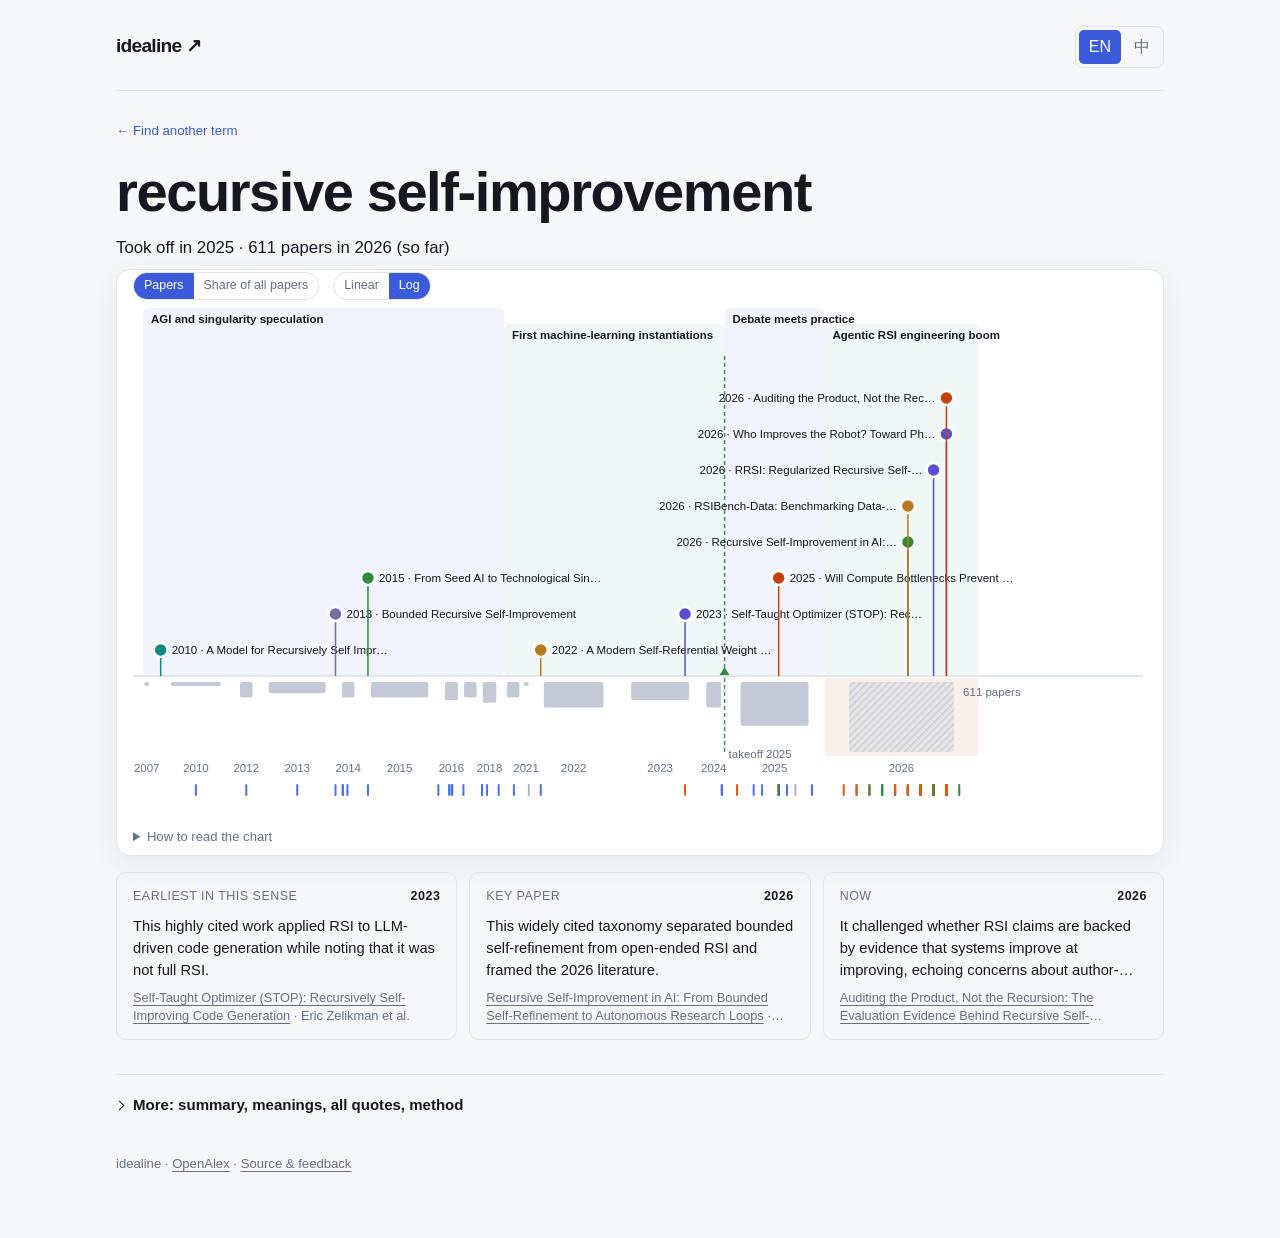
<file: docs/terms/recursive-self-improvement.html>
<!doctype html>
<html lang="en"><head><meta charset="utf-8"><meta name="viewport" content="width=device-width,initial-scale=1">
<title>recursive self-improvement · idealine</title>
<meta name="description" content="Read how papers use recursive self-improvement: quoted passages, source links, and a short reading route.">
<style>
:root{--bg:#f6f7f9;--panel:#ffffff;--fg:#151821;--muted:#667085;--ink-soft:#3d4452;--line:#e1e5ec;--accent:#3b5bdb;--on-accent:#ffffff;
--ancestor:#7a6aa8;--origin:#0f8a7e;--coined:#3b5bdb;--popularized:#2f8a3e;--redefined:#b7791f;--applied:#5a4fcf;--critique:#c2410c;
--bar:#c3cad6;--era1:rgba(59,91,219,.07);--era2:rgba(15,138,126,.06);--glow:#e8edff;--shadow:0 8px 28px rgba(40,50,90,.07)}
@media (prefers-color-scheme:dark){:root:not([data-theme=light]){--bg:#0c0f15;--panel:#141922;--fg:#e7eaf0;--muted:#8a93a5;--ink-soft:#c2c8d3;--line:#252c39;--accent:#7c9cff;--on-accent:#0a0f1f;
--ancestor:#b6a6ff;--origin:#5fd3c4;--coined:#7ea2ff;--popularized:#7bd88f;--redefined:#e3b341;--applied:#a99cf5;--critique:#ff8a65;
--bar:#3a4050;--era1:rgba(124,156,255,.08);--era2:rgba(95,211,196,.06);--glow:rgba(124,156,255,.10);--shadow:0 12px 40px rgba(0,0,0,.45)}}
*{box-sizing:border-box}
body{margin:0;background:radial-gradient(1200px 500px at 50% -120px,var(--glow) 0%,transparent 70%) no-repeat,var(--bg);color:var(--fg);font:16px/1.6 ui-sans-serif,-apple-system,BlinkMacSystemFont,"Segoe UI","PingFang SC","Hiragino Sans GB","Noto Sans SC",sans-serif}
main{max-width:1080px;margin:0 auto;padding:28px 16px 64px}
.brand{font-size:.8rem;letter-spacing:.08em;text-transform:uppercase;color:var(--muted)}
.brand a{color:inherit}
h1{font-weight:650;letter-spacing:-.02em;font-size:clamp(1.8rem,4vw,2.6rem);line-height:1.15;margin:6px 0 10px}
.summary{font-size:1.08rem;max-width:760px;margin:0 0 8px;color:var(--ink-soft)}
.meta{color:var(--muted);font-size:.86rem}
.card{background:var(--panel);border:1px solid var(--line);border-radius:14px;margin-top:22px;box-shadow:var(--shadow);overflow:hidden}
.scroller{overflow-x:auto;-webkit-overflow-scrolling:touch}
svg text{fill:var(--fg);font-size:11.5px}
svg .muted{fill:var(--muted)}
.ms{cursor:pointer;outline:none}
.ms circle{stroke:var(--panel);stroke-width:2.5}
.ms:hover circle,.ms:focus circle,.ms.sel circle{stroke:var(--fg)}
.ms.sel text{font-weight:700}
.legend{display:flex;flex-wrap:wrap;gap:6px 14px;padding:10px 16px;border-top:1px solid var(--line);font-size:.8rem;color:var(--muted)}
.legend i{display:inline-block;width:9px;height:9px;border-radius:50%;margin-right:5px;vertical-align:0}
.hint{font-size:.8rem;color:var(--muted);padding:10px 16px 0}
.detail{padding:18px 20px}
.kind{font-size:.72rem;font-weight:700;letter-spacing:.07em;text-transform:uppercase}
.detail h2{font-size:1.2rem;font-weight:650;margin:4px 0 6px;line-height:1.3}
.detail h2 a{color:inherit}
.why{margin:0 0 10px}
.status{font-size:.78rem;color:var(--muted)}
blockquote{margin:10px 0;padding:2px 0 2px 12px;border-left:3px solid var(--line);color:var(--fg)}
blockquote cite{display:block;font-style:normal;color:var(--muted);font-size:.8rem;margin-top:3px}
blockquote cite a{color:inherit}
mark{background:transparent;color:inherit;font-weight:650;text-decoration:underline;text-decoration-color:var(--accent);text-decoration-thickness:2px}
.headline{margin:-6px 0 12px;font-size:.95rem;color:var(--ink-soft)}
.headline:empty{display:none}
.tlbar{display:flex;flex-wrap:wrap;gap:8px 14px;margin:2px 0 8px}
.tlseg{display:inline-flex;border:1px solid var(--line);border-radius:999px;overflow:hidden}
.tlseg button{font:inherit;font-size:.78rem;padding:3px 10px;border:0;background:transparent;color:var(--muted);cursor:pointer}
.tlseg button[aria-pressed=true]{background:var(--accent);color:var(--on-accent)}
.lanekey{flex-basis:100%;display:flex;flex-wrap:wrap;gap:4px 12px;margin-top:4px}
.lanekey i{border-radius:1px;width:4px}
.mslist{list-style:none;margin:10px 0 0;padding:0}
.mslist button{display:block;width:100%;text-align:left;font:inherit;font-size:.88rem;padding:6px 8px;border:0;border-radius:8px;background:transparent;color:var(--fg);cursor:pointer}
.mslist button.sel,.mslist button:hover{background:var(--era1)}
.mslist b{display:inline-block;min-width:1.4em;color:var(--accent)}
.checks{list-style:none;padding:0;margin:4px 0 10px;font-size:.88rem}
.checks li.ok{color:var(--coined)}.checks li.no{color:var(--critique)}
.shift,.caveat{font-size:.88rem;color:var(--muted);margin:4px 0 10px}
.prov{font-size:.78rem;color:var(--muted);margin-top:8px}
.era .mix{display:flex;height:8px;border-radius:4px;overflow:hidden;margin:10px 0 4px;background:var(--line)}
.era .mix span{display:block;height:100%}
.era .small{font-size:.8rem;margin:2px 0}
.era .badge{display:inline-block;font-size:.74rem;padding:1px 7px;border-radius:999px;margin:2px 4px 0 0;border:1px solid var(--line)}
.era .badge.new{color:var(--coined)}.era .badge.faded{color:var(--muted)}
.era .words{font-size:.84rem;margin-top:8px}
.era .words.thin{opacity:.6}
.era .words .nw{font-weight:600;color:var(--fg)}
.era .muted,.mixnote{color:var(--muted)}
.mixnote{grid-column:1/-1;font-size:.8rem;margin:0}
.qtick:hover rect:first-child{opacity:.6}
.roots:empty{display:none}
.roots{margin-top:22px;padding:14px 16px;border:1px solid var(--line);border-radius:12px;background:var(--panel)}
.roots h3{margin:0 0 8px;font-size:1rem}
.roots ul{margin:8px 0;padding-left:18px;font-size:.9rem}
.roots li{margin:0 0 4px}
.roots .muted{color:var(--muted)}.roots .small{font-size:.8rem;margin:6px 0 0}
.roots svg text{fill:var(--muted)}
.senses:empty{display:none}
.senses{margin:4px 0 14px;padding:12px 16px;border:1px solid var(--line);border-left:3px solid var(--accent);border-radius:10px;background:var(--panel);font-size:.92rem}
.senses p{margin:0 0 6px}
.senses details{margin-top:6px}
.senses summary{cursor:pointer;color:var(--accent);font-weight:600}
.senses ul{margin:8px 0 0;padding-left:18px}
.senses li{margin:0 0 8px}
.senses .muted{color:var(--muted)}
.senses li q{display:block;color:var(--muted);font-size:.86rem;margin-top:2px}
.eras{display:grid;grid-template-columns:repeat(auto-fit,minmax(230px,1fr));gap:12px;margin-top:22px}
.era{background:var(--panel);border:1px solid var(--line);border-radius:12px;padding:14px 16px}
.era b{display:block;font-size:.78rem;color:var(--muted);font-weight:600}
.era h3{margin:2px 0 6px;font-size:1rem}
.era p{margin:0;font-size:.92rem}
details{margin-top:28px;color:var(--muted);font-size:.88rem}
details summary{cursor:pointer}
footer{margin-top:36px;color:var(--muted);font-size:.82rem}
footer a{color:inherit}

/* Shared reading surface: quiet paper, ink, and selective evidence highlights. */
:root{--quote-mark:#e4ecfb;--warning-bg:#fff0ce}
@media(prefers-color-scheme:dark){:root:not([data-theme=light]){--quote-mark:#26345a;--warning-bg:#4a4024}}
body{background:var(--bg);font-size:16px;line-height:1.6}
main{max-width:1120px;padding:26px 36px 64px}
a{color:var(--accent);text-underline-offset:3px}
button,input,select,textarea{font:inherit}
button,a,summary,input,select,textarea{-webkit-tap-highlight-color:transparent}
:focus-visible{outline:2px solid var(--accent);outline-offset:4px}
[hidden]{display:none!important}
.site-nav{display:flex;align-items:center;justify-content:space-between;gap:20px;padding-bottom:22px;border-bottom:1px solid var(--line)}
.site-nav .wordmark{font-weight:750;font-size:1.2rem;text-decoration:none;color:var(--fg);letter-spacing:-.04em}
.reading-lang{display:flex;gap:3px;padding:3px;border:1px solid var(--line);border-radius:8px}
.reading-lang button{border:0;background:transparent;color:var(--muted);padding:4px 10px;border-radius:5px;cursor:pointer}
.reading-lang button[aria-pressed=true]{background:var(--accent);color:var(--on-accent)}
.term-header{padding:26px 0 4px}
.term-header>a{font-size:.83rem;text-decoration:none}
.term-header h1{font-weight:650;letter-spacing:-.025em;font-size:clamp(2rem,5vw,3.5rem);margin:18px 0 0}
.eyebrow,.source-label{font-size:.71rem;font-weight:700;letter-spacing:.08em;text-transform:uppercase;color:var(--accent)}
.brief-meta{display:flex;flex-wrap:wrap;gap:4px 20px;padding:12px 0 26px;color:var(--muted);font-size:.79rem}
.brief-meta span+span{margin-left:auto}
.reading-layout{display:grid;grid-template-columns:minmax(0,1fr) 210px;gap:44px;align-items:start}
.reading-main{min-width:0}
.section-heading{display:flex;align-items:baseline;justify-content:space-between;gap:8px 16px;flex-wrap:wrap}
.section-heading h3{font-size:1.03rem;letter-spacing:-.015em;margin:0;color:var(--fg)}
.section-heading>span{font-size:.72rem;color:var(--muted)}
.section-intro{font-size:.86rem;color:var(--muted);margin:6px 0 20px;max-width:65ch}
.source-card{padding:24px 28px;margin:0 0 16px;border:1px solid var(--line);border-radius:10px;background:var(--panel);scroll-margin:20px}
.source-card:focus{outline:2px solid var(--accent);outline-offset:3px}
.source-top{display:flex;justify-content:space-between;gap:12px;align-items:baseline}
.source-year{color:var(--ink-soft);font-size:.8rem;font-variant-numeric:tabular-nums;white-space:nowrap}
.source-type{font-size:.69rem;color:var(--muted);margin:6px 0 10px}
.source-type span{color:var(--muted)}
.source-card blockquote{font-size:1.22rem;line-height:1.65;letter-spacing:-.008em;margin:0;padding:0;border:0;overflow-wrap:anywhere}
mark{background:var(--quote-mark);color:var(--fg);font-weight:inherit;text-decoration:none;box-decoration-break:clone;-webkit-box-decoration-break:clone;padding:0;border-radius:2px;box-shadow:0 0 0 2px var(--quote-mark)}
.reading-note{font-size:.82rem;color:var(--ink-soft);margin:16px 0 0;line-height:1.6}
.reading-note b{font-weight:600;color:var(--accent);margin-right:5px}
.source-citation{border-top:1px solid var(--line);padding-top:14px;margin-top:20px}
.source-citation h4{font-size:.83rem;font-weight:600;line-height:1.5;margin:0;overflow-wrap:anywhere}
.source-citation h4 a{color:var(--fg);text-decoration:none}
.source-citation h4 a:hover{text-decoration:underline}
.source-citation p{font-size:.75rem;color:var(--muted);margin:4px 0 0}
.source-actions{display:flex;gap:12px;align-items:center;flex-wrap:wrap;margin-top:17px;font-size:.76rem}
.source-actions button,.source-actions a{cursor:pointer;min-height:36px;padding:7px 11px;border:1px solid var(--line);border-radius:5px;background:transparent;color:var(--accent);text-decoration:none;line-height:1.4}
.source-actions .paper-link{background:var(--accent);border-color:var(--accent);color:var(--on-accent)}
.source-actions .passage-link{margin-left:auto}
.source-actions button:hover{border-color:var(--accent)}
.source-warning{background:var(--warning-bg);color:var(--fg);font-size:.76rem;padding:6px 10px;border-radius:4px;margin:12px 0 0}
.copy-status{font-size:.75rem;color:var(--accent)}
.copy-status:not(:empty){margin-top:10px}
.copy-status textarea{display:block;width:100%;min-height:150px;border:1px solid var(--line);background:var(--bg);color:var(--fg);padding:12px;margin-top:8px;font-size:.8rem}
.reading-aside{border-top:2px solid var(--accent);padding-top:18px;position:sticky;top:22px}
.reading-aside>p{font-size:1.38rem;line-height:1.5;margin:12px 0 22px}
.reading-aside>a{display:flex;align-items:center;justify-content:space-between;text-decoration:none;font-size:.8rem;font-weight:600;border-bottom:1px solid var(--line);padding-bottom:12px}
.aside-count{font-size:.73rem;color:var(--muted);padding-top:12px}
.evidence-browser,.method-panel{border-top:1px solid var(--line);padding-top:22px;margin-top:30px;color:var(--ink-soft)}
.evidence-browser>summary,.method-panel>summary,.timeline-diagnostics>summary{font-size:.94rem;color:var(--fg);font-weight:600;cursor:pointer}
.evidence-browser>summary span{font-size:.75rem;margin-left:8px;font-weight:400;color:var(--muted)}
.evidence-browser>p,.method-panel>p{font-size:.84rem;max-width:76ch}
.evidence-filters{display:flex;gap:10px 12px;flex-wrap:wrap;align-items:flex-end;max-width:780px;margin:18px 0 6px}
.evidence-filters label{display:flex;flex-direction:column;gap:4px;font-size:.72rem;color:var(--muted);min-width:0;flex:0 1 auto}
.evidence-filters select{height:34px;background:var(--panel);color:var(--fg);border:1px solid var(--line);border-radius:6px;padding:0 32px 0 10px;font-size:.8rem;min-width:120px;max-width:280px;text-overflow:ellipsis}
.filter-status{font-size:.75rem;color:var(--muted);margin:0 0 8px auto;font-variant-numeric:tabular-nums}
.quote-results{max-width:780px;border-top:1px solid var(--line);margin-top:6px}
.load-more{margin-top:16px;padding:9px 18px;border:1px solid var(--accent);border-radius:5px;background:transparent;color:var(--accent);cursor:pointer}
.empty-state{border:1px dashed var(--line);padding:24px;border-radius:8px;font-size:.88rem}
.usage-panel{border-top:1px solid var(--line);padding-top:24px;margin-top:30px}
.usage-panel>p{font-size:.78rem;color:var(--muted);max-width:76ch;margin:8px 0 22px}
.usage-panel svg{display:block;width:100%;height:82px;fill:var(--accent)}
.usage-panel .partial-bar{opacity:.4}
.usage-axis{display:flex;justify-content:space-between;font-size:.71rem;color:var(--muted);margin-top:8px}
.method-panel h3{font-size:.88rem}
.timeline-diagnostics{margin-top:20px}
.file-tools{border-top:1px solid var(--line);margin-top:22px;padding-top:20px}
.file-tools>summary{font-size:.84rem;cursor:pointer}
.file-tools .actions{padding-top:12px}
.home main{max-width:1120px}
.home nav{padding-bottom:18px;border-bottom:1px solid var(--line)}
.home nav .logo{font-size:1.2rem;letter-spacing:-.04em}
.home .hero{text-align:left;max-width:none;margin:38px 0 0;display:grid;grid-template-columns:minmax(0,1fr) 290px;gap:0 56px}
.home .hero-copy h1{font-size:clamp(2.1rem,4.2vw,3.2rem);font-weight:700;letter-spacing:-.035em;line-height:1.1;margin:12px 0 18px;max-width:530px}
.home .hero-copy>p{font-size:.98rem;max-width:49ch;color:var(--ink-soft);margin:0 0 22px}
.home .hero-example{border-left:1px solid var(--line);padding:0 0 10px 25px;align-self:start}
.hero-example blockquote{font-size:1.04rem;line-height:1.65;border:0;padding:0;margin:12px 0}
.hero-example cite{font-size:.73rem;color:var(--muted);font-style:normal}
.hero-example>a{display:block;font-size:.77rem;margin-top:12px}
.home #trace-form{grid-column:1/-1;max-width:none;margin-top:4px}
.home .search{max-width:none;margin:0;border-radius:8px;padding:6px 6px 6px 18px;box-shadow:none}
.home .search input{font-size:1rem}
.home .btn{border-radius:5px;font-size:.85rem;padding:11px 20px}
.home .chips{justify-content:flex-start;max-width:none;margin-top:12px;gap:7px}
.home .chip{font-size:.77rem;padding:4px 10px;background:transparent;border:1px solid var(--line);color:var(--ink-soft);border-radius:4px}
.home .chip:hover{border-color:var(--accent);color:var(--accent)}
.home .keyline{font-size:.74rem;margin-top:13px}
.home #formmsg{margin:0;grid-column:1/-1;min-height:0}
.home #formmsg:not(:empty){padding-top:12px}
.home #result{margin-top:38px;border-top:1px solid var(--line);padding-top:24px}
.home .result-h h2{font-size:2.25rem;font-weight:650;letter-spacing:-.025em}
.home .tag{font-size:.65rem;letter-spacing:.09em}
.home #result.pending [data-part=reading],.home #result.pending .file-tools{display:none}
.home .section-h{font-size:1.3rem;font-weight:650;margin-top:48px}
.home .grid{grid-template-columns:repeat(auto-fit,minmax(225px,1fr));gap:12px}
.home .tcard{border-radius:8px;box-shadow:none;padding:18px;transition:border-color .15s}
.home .tcard:hover,.home .tcard:focus{transform:none;border-color:var(--accent)}
.home .tcard h3{font-size:1.06rem}
.home .tcard .spark{height:28px;opacity:.5}
.home .how{margin-top:44px;gap:24px;grid-template-columns:repeat(auto-fit,minmax(170px,1fr))}
.home .how b{font-size:.8rem}
.home .how p{font-size:.82rem}
.home .cli{margin-top:28px;max-width:none}
.home footer{border-top:1px solid var(--line);padding-top:18px;max-width:none}
.skip-link{position:absolute;left:12px;top:-100px;background:var(--panel);padding:10px;z-index:5}
.skip-link:focus{top:12px}
@media(max-width:760px){main{padding:18px 20px 44px}.reading-layout{grid-template-columns:minmax(0,1fr);gap:16px}.reading-aside{position:static;grid-row:1;padding:12px 0;border-top:0;border-bottom:1px solid var(--line)}.reading-aside>p{font-size:1.12rem;margin:6px 0 12px}.reading-aside>a{border:0;padding:0}.aside-count{display:none}.source-card{padding:20px}.home .hero{grid-template-columns:1fr;gap:0;margin-top:28px}.home .hero-example{display:none}.home .hero-copy h1{max-width:550px}.home .hero-copy>p{margin-bottom:18px}.brief-meta span+span{margin-left:0}.home .keyline{line-height:1.7}.home .result-h h2{font-size:1.9rem}}
@media(max-width:460px){main{padding:16px 14px 36px}.source-card{padding:18px 16px}.source-card blockquote{font-size:1.12rem}.source-actions{gap:8px}.source-actions button,.source-actions a{min-height:40px}.home nav .links{gap:10px}.home nav .links>a{font-size:.75rem}.home .hero-copy h1{font-size:2.2rem}.home .search{padding-left:12px}.home .search input{font-size:.89rem}.home .btn{padding:11px 12px}.evidence-filters label{min-width:120px}.section-heading>span{width:100%}}
/* The timeline leads the result; the source cards below are its evidence. */
.timeline-main{margin:6px 0 34px}
.timeline-main .timeline-summary{font-size:1.02rem;line-height:1.6;max-width:72ch;color:var(--fg);margin:0 0 10px}
.timeline-main .card{margin-top:8px}

/* Toolbar lines up with the hint text inside the timeline card. */
.card>.tlbar{padding:0 16px}
/* The roots spectrum scales down on narrow screens instead of widening the page. */
.roots svg{max-width:100%;height:auto}

/* Native selects get one look everywhere: same height as inputs, a quiet chevron. */
.select{position:relative;display:block}
.select select{appearance:none;-webkit-appearance:none;cursor:pointer;width:100%}
.select::after{content:"";position:absolute;right:13px;top:50%;width:6px;height:6px;border-right:1.5px solid var(--muted);border-bottom:1.5px solid var(--muted);transform:translateY(-70%) rotate(45deg);pointer-events:none}

/* Disclosure headings share one chevron instead of the browser triangle. */
.evidence-browser>summary,.method-panel>summary,.more-panel>summary,.file-tools>summary,.timeline-diagnostics>summary,.home .opts>summary{list-style:none;display:flex;align-items:center;gap:10px;width:fit-content}
.evidence-browser>summary::-webkit-details-marker,.method-panel>summary::-webkit-details-marker,.more-panel>summary::-webkit-details-marker,.file-tools>summary::-webkit-details-marker,.timeline-diagnostics>summary::-webkit-details-marker,.home .opts>summary::-webkit-details-marker{display:none}
.evidence-browser>summary::before,.method-panel>summary::before,.more-panel>summary::before,.file-tools>summary::before,.timeline-diagnostics>summary::before,.home .opts>summary::before{content:"";flex:none;width:6px;height:6px;border-right:1.5px solid currentColor;border-bottom:1.5px solid currentColor;transform:rotate(-45deg);transition:transform .15s}
.evidence-browser[open]>summary::before,.method-panel[open]>summary::before,.more-panel[open]>summary::before,.file-tools[open]>summary::before,.timeline-diagnostics[open]>summary::before,.home .opts[open]>summary::before{transform:rotate(45deg)}
.evidence-browser>summary span{margin-left:0;font-variant-numeric:tabular-nums}

/* Evidence list: compact rows, year first, so many passages can be scanned. */
.quote-row{display:grid;grid-template-columns:52px minmax(0,1fr);gap:0 16px;padding:18px 0;border-bottom:1px solid var(--line);scroll-margin:20px}
.quote-row:focus{outline:2px solid var(--accent);outline-offset:4px}
.qr-year{font-size:.84rem;font-weight:600;color:var(--ink-soft);font-variant-numeric:tabular-nums;padding-top:3px}
.quote-row blockquote{font-size:1rem;line-height:1.7;color:var(--fg);margin:0;padding:0;border:0;overflow-wrap:anywhere}
.qr-cite{font-size:.8rem;color:var(--muted);margin:8px 0 0;line-height:1.5;overflow-wrap:anywhere}
.qr-cite a{color:var(--fg);font-weight:600;text-decoration:none}
.qr-cite a:hover{color:var(--accent);text-decoration:underline}
.qr-foot{display:flex;flex-wrap:wrap;align-items:center;gap:6px 8px;margin-top:8px;font-size:.73rem}
.qr-tag{padding:1px 9px;border-radius:999px;background:color-mix(in srgb,var(--accent) 9%,transparent);color:var(--accent);line-height:1.6}
.qr-tag.plain{background:transparent;box-shadow:inset 0 0 0 1px var(--line);color:var(--muted)}
.qr-warn{background:var(--warning-bg);color:var(--fg);padding:1px 8px;border-radius:4px;line-height:1.6}
.qr-actions{margin-left:auto;display:flex;gap:2px}
.qr-actions button,.qr-actions a{background:none;border:0;color:var(--muted);cursor:pointer;padding:4px 8px;border-radius:5px;text-decoration:none;font-size:.73rem;line-height:1.4}
.qr-actions button:hover,.qr-actions a:hover{color:var(--accent);background:color-mix(in srgb,var(--accent) 8%,transparent)}
.quote-row .copy-status:not(:empty){margin-top:6px}

@media(max-width:760px){.evidence-filters label{flex:1 1 140px}.evidence-filters select{max-width:none}.filter-status{flex-basis:100%;margin:0}}
@media(max-width:460px){.quote-row{grid-template-columns:1fr}.qr-year{padding:0 0 2px}.qr-actions{margin-left:0}}
.alt-row{display:flex;flex-wrap:wrap;gap:6px;margin:0 0 16px}
.alt-row .chip{margin:0;border-color:var(--accent);color:var(--accent)}

/* Settings: one light column. Provider is a row of buttons, the version a menu,
   rarely needed fields fold under "More options". */
.home .opts{max-width:none;margin:12px 0 0;padding:0;border:0;border-radius:0;background:transparent}
.home .opts[open]{padding:0}
.home .opts>summary{font-size:.8rem;color:var(--muted);padding:6px 0}
.home .opts>summary:hover{color:var(--fg)}
/* Settings as a list: label left, current value right, tap a row to edit it in place. */
.opts-body.slist{margin-top:8px;max-width:560px;padding:0;border:1px solid var(--line);border-radius:12px;background:var(--panel);overflow:hidden}
.srow{margin:0;padding:0;border:0;border-top:1px solid var(--line);border-radius:0;background:transparent;font-size:inherit;color:var(--fg)}
.slist>.srow:first-child{border-top:0}
#keyrow>.srow{border-top:1px solid var(--line)}
.srow>summary{list-style:none;display:flex;align-items:center;gap:12px;padding:13px 16px;cursor:pointer;font-size:.86rem}
.srow>summary::-webkit-details-marker{display:none}
.srow>summary:hover{background:color-mix(in srgb,var(--fg) 3%,transparent)}
.srow>summary:focus-visible{outline:2px solid var(--accent);outline-offset:-2px}
.srow>summary::after{content:"";flex:none;width:6px;height:6px;margin-left:2px;border-right:1.5px solid var(--muted);border-bottom:1.5px solid var(--muted);transform:rotate(-45deg);transition:transform .15s}
.srow[open]>summary::after{transform:rotate(45deg)}
.sl{flex:none;color:var(--fg)}
.sv{flex:1;min-width:0;text-align:right;color:var(--muted);white-space:nowrap;overflow:hidden;text-overflow:ellipsis}
.sv.ok{color:var(--accent)}
.sv.link{color:var(--accent)}
.sedit{display:flex;flex-direction:column;gap:10px;padding:2px 16px 16px}
.opts .sedit .opts-hint,.home .opts .sedit .privacy{margin:0;font-size:.76rem;color:var(--muted);line-height:1.55}
.opts-hint{font-size:.74rem;font-weight:400;color:var(--muted)}
.seg{display:flex;flex-wrap:wrap;gap:6px}
.seg button{font:inherit;font-size:.8rem;padding:6px 12px;border:1px solid var(--line);border-radius:999px;background:transparent;color:var(--ink-soft);cursor:pointer}
.seg button:hover{border-color:var(--accent);color:var(--accent)}
.seg button[aria-pressed=true]{background:var(--accent);border-color:var(--accent);color:var(--on-accent)}
.opts input:not([type=checkbox]),.opts select{width:100%;height:36px;padding:0 11px;font:inherit;font-size:.85rem;border:1px solid var(--line);border-radius:8px;background:var(--panel);color:var(--fg)}
.opts input:not([type=checkbox]):focus,.opts select:focus{outline:none;border-color:var(--accent);box-shadow:0 0 0 3px color-mix(in srgb,var(--accent) 16%,transparent)}
.opts .select{display:block}
.opts .select select{padding-right:32px}
.keybox{display:flex;align-items:center;border:1px solid var(--line);border-radius:8px;background:var(--panel);padding:3px}
.keybox:focus-within{border-color:var(--accent);box-shadow:0 0 0 3px color-mix(in srgb,var(--accent) 16%,transparent)}
.opts .keybox input{border:0;height:30px;box-shadow:none;flex:1;min-width:0}
.opts .keybox input:focus{box-shadow:none}
.keybox button{font:inherit;font-size:.78rem;font-weight:600;height:30px;padding:0 14px;border:0;border-radius:6px;background:var(--accent);color:var(--on-accent);cursor:pointer;white-space:nowrap}
.keybox button:disabled{opacity:.55;cursor:wait}
.slink{font-size:.78rem;color:var(--accent);width:fit-content}
#keycheck{font-size:.78rem}
#keycheck:empty{display:none}
.oa-how{margin:0;padding-left:18px;font-size:.76rem;color:var(--muted);line-height:1.65}
.oa-how a{color:var(--accent)}
.opts label.sswitch,.sswitch{display:flex;align-items:center;gap:12px;padding:12px 16px;border-top:1px solid var(--line);margin:0;cursor:pointer;font-size:.86rem}
.sswitch .sl{flex:1;display:flex;flex-direction:column;gap:2px}
.opts input.switch{appearance:none;-webkit-appearance:none;flex:none;width:40px;height:24px;margin:0;border-radius:999px;background:var(--line);position:relative;cursor:pointer;transition:background .15s}
.opts input.switch::before{content:"";position:absolute;top:3px;left:3px;width:18px;height:18px;border-radius:50%;background:#fff;box-shadow:0 1px 2px rgba(0,0,0,.25);transition:transform .15s}
.opts input.switch:checked{background:var(--accent)}
.opts input.switch:checked::before{transform:translateX(16px)}
.opts input.switch:focus-visible{outline:2px solid var(--accent);outline-offset:2px}
.sfoot{display:flex;justify-content:flex-end;padding:10px 16px;border-top:1px solid var(--line);background:color-mix(in srgb,var(--fg) 2%,transparent)}
.sfoot .linkbtn{font-size:.76rem}
@media(max-width:460px){.srow>summary,.opts label.sswitch{padding:12px 14px}.sedit{padding:2px 14px 14px}}

/* Evidence filters: meaning and period as chips with counts, order as a toggle. */
.ev-filters{max-width:780px;margin:16px 0 0;display:flex;flex-direction:column;gap:10px}
.frow{display:grid;grid-template-columns:52px minmax(0,1fr);gap:8px;align-items:start}
.flabel{font-size:.74rem;color:var(--muted);padding-top:6px}
.fchips{display:flex;flex-wrap:wrap;gap:6px}
.fchip{display:inline-flex;align-items:center;gap:6px;font:inherit;font-size:.78rem;line-height:1.4;padding:4px 10px;border:1px solid var(--line);border-radius:999px;background:var(--panel);color:var(--ink-soft);cursor:pointer}
.fchip i,.qr-tag i{display:inline-block;width:7px;height:7px;border-radius:50%;flex:none}
.qr-tag i{margin-right:5px;vertical-align:1px}
.fchip .n{font-size:.7rem;color:var(--muted);font-variant-numeric:tabular-nums}
.fchip:hover{border-color:var(--accent)}
.fchip[aria-pressed=true]{background:color-mix(in srgb,var(--accent) 10%,var(--panel));border-color:var(--accent);color:var(--fg)}
.fchip[aria-pressed=true] .n{color:var(--accent)}
.fbar{display:flex;align-items:center;justify-content:space-between;gap:10px;margin-top:4px}
.fbar .filter-status{margin:0}
.sortseg{display:inline-flex;border:1px solid var(--line);border-radius:8px;padding:2px;background:var(--panel)}
.sortseg button{font:inherit;font-size:.74rem;border:0;background:transparent;color:var(--muted);padding:3px 10px;border-radius:6px;cursor:pointer}
.sortseg button[aria-pressed=true]{background:var(--accent);color:var(--on-accent)}
@media(max-width:460px){.frow{grid-template-columns:1fr;gap:4px}.flabel{padding-top:0}}

/* Free result: say what a model key adds, with one button to the settings row. */
.upsell{display:flex;align-items:center;gap:14px;max-width:780px;margin:12px 0 0;padding:12px 14px;border:1px solid color-mix(in srgb,var(--accent) 30%,var(--line));border-radius:10px;background:color-mix(in srgb,var(--accent) 6%,var(--panel))}
.upsell[hidden]{display:none}
.upsell p{margin:0;flex:1;font-size:.82rem;line-height:1.55;color:var(--ink-soft)}
.upsell .btn{flex:none;white-space:nowrap}
.upsell-acts{display:flex;align-items:center;gap:12px;flex:none}
.upsell-acts [hidden]{display:none}
@media(max-width:560px){.upsell{flex-direction:column;align-items:flex-start}}

/* One left inset (16px) for everything inside the timeline card. */
.card .mslist{padding:0 8px}
.card .detail{padding:18px 16px}
.mslist button{display:grid;grid-template-columns:1.6em minmax(0,1fr);align-items:baseline}

/* Test-code row: hidden unless the site carries a sealed test key. */
#tester-msg{font-size:.78rem}
#tester-msg:empty{display:none}
.slist>.srow[hidden]:first-child+.srow{border-top:0}

/* Short result: headline, chart, three cards. Everything else is folded. */
.timeline-main .headline{font-size:1.05rem;color:var(--fg);margin:0 0 6px}
.dnotes,.chart-key,.msfold{font-size:.82rem;color:var(--ink-soft);margin:4px 0 8px}
.dnotes>summary,.chart-key>summary,.msfold>summary,.more-panel>summary{cursor:pointer;color:var(--muted);width:fit-content}
.dnotes .dnote{margin:6px 0 0;line-height:1.5}
.dnotes .dnote a{color:inherit;text-decoration:underline;text-underline-offset:2px}
.card .chart-key,.card .msfold{padding:0 16px}
.card .chart-key .hint{padding:6px 0 0}
.card .detail:empty{display:none}
.story{display:grid;grid-template-columns:repeat(3,minmax(0,1fr));gap:12px;margin-top:16px}
.story-card{border:1px solid var(--line);border-radius:10px;padding:14px 16px;min-width:0}
.sc-top{display:flex;justify-content:space-between;align-items:baseline;font-size:.78rem;color:var(--muted);text-transform:uppercase;letter-spacing:.04em}
.sc-year{font-variant-numeric:tabular-nums;font-weight:600;color:var(--fg)}
.sc-line{margin:8px 0;font-size:.92rem;line-height:1.5;color:var(--fg);display:-webkit-box;-webkit-line-clamp:3;-webkit-box-orient:vertical;overflow:hidden}
.sc-src{margin:0;font-size:.8rem;line-height:1.4;color:var(--muted);display:-webkit-box;-webkit-line-clamp:2;-webkit-box-orient:vertical;overflow:hidden}
.sc-src a{color:inherit}
.more-panel{border-top:1px solid var(--line);padding-top:18px;margin-top:8px}
.more-panel>summary{font-size:.94rem;font-weight:600;color:var(--fg)}
.more-panel[open]>summary{margin-bottom:14px}
.more-panel .brief-meta{padding:0;display:block}
@media(max-width:760px){.story{grid-template-columns:minmax(0,1fr)}}
</style></head>
<body>
<a class="skip-link" href="#reading">Skip to sources</a>
<main>
<nav class="site-nav"><a class="wordmark" href="../index.html">idealine<span aria-hidden="true"> ↗</span></a>
<div class="reading-lang" role="group" aria-label="Language"><button type="button" data-reading-lang="en" aria-pressed="true">EN</button><button type="button" data-reading-lang="zh" aria-pressed="false">中</button></div></nav>
<header class="term-header"><a data-reading-back href="../index.html">← Find another term</a><h1>recursive self-improvement</h1></header>
<div data-part="reading" id="reading"></div>
<noscript>This reading brief needs JavaScript to display the saved source passages.</noscript>
<footer>idealine · <a href="https://openalex.org">OpenAlex</a> · <a href="https://github.com/Yilinista/idealine">Source &amp; feedback</a></footer>
</main>

<script type="application/json" id="data">{"term": "recursive self-improvement", "aliases": [], "summary": "The term first appeared in AGI and singularity writing, where it named a hypothetical AI that keeps improving itself until an intelligence explosion, raising safety concerns. Today it mostly names practical loops, frameworks and benchmarks in which LLM agents, harnesses, robots or post-training pipelines turn their own experience and failures into lasting improvements.", "counts": [[2007, 1], [2010, 1], [2012, 3], [2013, 2], [2014, 3], [2015, 3], [2016, 4], [2017, 3], [2018, 5], [2020, 3], [2021, 1], [2022, 8], [2023, 4], [2024, 8], [2025, 47], [2026, 611]], "quarters": [], "undated": [], "totals": [[2007, 6047822], [2008, 6448492], [2009, 6975803], [2010, 7439321], [2011, 7942884], [2012, 8252143], [2013, 8640926], [2014, 9129466], [2015, 9352128], [2016, 9772181], [2017, 9658892], [2018, 9620609], [2019, 10105903], [2020, 10710989], [2021, 10234246], [2022, 9919123], [2023, 10662282], [2024, 10984643], [2025, 14188833], [2026, 18745510]], "roots": {"spectrum": [[1937, 2], [1938, 0], [1939, 0], [1940, 0], [1941, 0], [1942, 0], [1943, 0], [1944, 0], [1945, 0], [1946, 0], [1947, 0], [1948, 0], [1949, 0], [1950, 2], [1951, 0], [1952, 4], [1953, 0], [1954, 0], [1955, 0], [1956, 0], [1957, 0], [1958, 0], [1959, 0], [1960, 0], [1961, 0], [1962, 0], [1963, 0], [1964, 0], [1965, 0], [1966, 22], [1967, 0], [1968, 2], [1969, 0], [1970, 0], [1971, 0], [1972, 0], [1973, 0], [1974, 0], [1975, 0], [1976, 0], [1977, 0], [1978, 0], [1979, 0], [1980, 0], [1981, 0], [1982, 0], [1983, 0], [1984, 0], [1985, 0], [1986, 0], [1987, 0], [1988, 0], [1989, 0], [1990, 0], [1991, 0], [1992, 0], [1993, 3], [1994, 0], [1995, 0], [1996, 0], [1997, 7], [1998, 0], [1999, 0], [2000, 2], [2001, 2], [2002, 3], [2003, 19], [2004, 4], [2005, 0], [2006, 2], [2007, 23], [2008, 6], [2009, 4], [2010, 6], [2011, 6], [2012, 14], [2013, 8], [2014, 4], [2015, 22], [2016, 14], [2017, 12], [2018, 11], [2019, 15], [2020, 19], [2021, 24], [2022, 66], [2023, 246], [2024, 216], [2025, 318], [2026, 666]], "peaks": [{"year": 1966, "count": 22, "title": "Speculations Concerning the First Ultraintelligent Machine", "url": "https://doi.org/10.1016/s0065-2458(08)60418-0", "authors": "Irving John Good", "cites": 20}, {"year": 2007, "count": 23, "title": "Gödel Machines: Fully Self-referential Optimal Universal Self-improvers", "url": "https://doi.org/10.1007/978-3-540-68677-4_7", "authors": "Jürgen Schmidhuber", "cites": 16}, {"year": 2023, "count": 246, "title": "Reflexion: language agents with verbal reinforcement learning", "url": "https://doi.org/10.52202/075280-0377", "authors": "Noah Shinn et al.", "cites": 30}, {"year": 2025, "count": 318, "title": "Darwin Gödel Machine: Open-Ended Evolution of Self-Improving Agents", "url": "https://doi.org/10.70777/si.v2i3.15063", "authors": "Jenny Zhang et al.", "cites": 30}, {"year": 2026, "count": 666, "title": "Meta-Harness: End-to-End Optimization of Model Harnesses", "url": "https://doi.org/10.48550/arxiv.2603.28052", "authors": "Yoonho Lee et al.", "cites": 20}], "papers": 100, "refs": 516}, "quotes": [{"id": "E1", "text": "Of central importance is an understanding of the limits of recursive self improvement (RSI).", "title": "A Model for Recursively Self Improving Programs", "year": 2010, "date": "2010-01-01", "url": "https://openalex.org/W2114098175", "authors": "Matt B. Mahoney", "fromTitle": false, "field": "Computer Science", "inSet": 3, "sense": "S1"}, {"id": "E2", "text": "Ensure that the early stages of recursive self-improvement occur relatively slowly and with rich human involvement. 5.", "title": "Nine Ways to Bias Open-Source AGI Toward Friendliness", "year": 2012, "date": "2012-01-01", "url": "https://openalex.org/W2325164173", "authors": "Ben Goertzel et al.", "fromTitle": false, "field": "Computer Science", "inSet": 2, "sense": "S1"}, {"id": "E3", "text": "Instead of addressing cognitive growth in this same way – modeling it simply as one more such isolated feature and continuing to uphold a wrong-headed divideand-conquer tradition – a constructivist approach should help unify many key phenomena such as anticipation, self-modeling, life-long learning, and recursive self-improvement.", "title": "The Power of Constructivist Ideas in Artificial Intelligence", "year": 2013, "date": "2013-01-01", "url": "https://openalex.org/W602160236", "authors": "Kristinn R. Þórisson", "fromTitle": false, "field": "Computer Science", "inSet": 0, "sense": "S1"}, {"id": "E4", "text": "Through value-driven dynamic priority scheduling controlling the parallel execution of a vast number of reasoning threads, the system achieves recursive self-improvement after it leaves the lab, within the boundaries imposed by its designers.", "title": "Bounded Recursive Self-Improvement", "year": 2013, "date": "2013-12-24", "url": "https://doi.org/10.48550/arxiv.1312.6764", "authors": "Eric Nivel et al.", "fromTitle": false, "field": "Computer Science", "inSet": 8, "sense": "S1"}, {"id": "E5", "text": "We subsequently argue that embedding the concomitant intelligence-amplification of biological humans as a necessary intermediary goal between each successive iteration of recursive self-improvement – such that the AGI conceives of such an intermediary step as a necessary sub-goal of its own self-modification – constitutes the best logistical method of maintaining approximate intelligence equality amongst biological humans and recursively self-im…", "title": "The Maximally Distributed Intelligence Explosion", "year": 2014, "date": "2014-03-22", "url": "https://openalex.org/W2403309555", "authors": "Francesco Albert Bosco Cortese", "fromTitle": false, "field": "Computer Science", "inSet": 0, "sense": "S1"}, {"id": "E6", "text": "We ultimately argue that this approach bypasses the seeming impasse of needing to design, develop and articulate a motivational system possessing a top-level utility function that doesn’t decay over repeated iterations of recursive self-improvement in order to have a safe recursively self-modifying AGI.", "title": "The Maximally Distributed Intelligence Explosion", "year": 2014, "date": "2014-03-22", "url": "https://openalex.org/W2403309555", "authors": "Francesco Albert Bosco Cortese", "fromTitle": false, "field": "Computer Science", "inSet": 0, "sense": "S1"}, {"id": "E7", "text": "The chapter creates stable, hierarchy-dominated goal systems, and ensures that the early stages of recursive self-improvement occur relatively slowly and with rich human involvement.", "title": "Nine Ways to Bias Open‐Source Artificial General Intelligence Toward Friendliness", "year": 2014, "date": "2014-06-13", "url": "https://doi.org/10.1002/9781118736302.ch4", "authors": "Ben Goertzel et al.", "fromTitle": false, "field": "Computer Science", "inSet": 0, "sense": "S1"}, {"id": "E8", "text": "In this work we provide definitions for Recursively Self-Improving software, survey different types of self-improving software, review the relevant literature, analyze limits on computation restricting recursive self-improvement and introduce RSI Convergence Theory which aims to predict general behavior of RSI systems.", "title": "From Seed AI to Technological Singularity via Recursively Self-Improving Software", "year": 2015, "date": "2015-02-23", "url": "https://doi.org/10.48550/arxiv.1502.06512", "authors": "Roman V. Yampolskiy", "fromTitle": false, "field": "Computer Science", "inSet": 7, "sense": "S1"}, {"id": "E9", "text": "The obvious reason for suspecting such an opportunity – a recursive self-improvement.", "title": "PHILOSOPHICAL AND ANTHROPOLOGICAL IMPORTANCE OF DEVELOPMENT OF ARTIFICIALLY CREATED INTELLIGENT SYSTEMS", "year": 2015, "date": "2015-12-09", "url": "https://doi.org/10.15802/ampr2015/55733", "authors": "Ю Д Генсицкий", "fromTitle": false, "field": "Arts and Humanities", "inSet": 0, "sense": "S1"}, {"id": "E10", "text": "The technological singularity is defined as a hy- pothetical event in which artificial intelligence would be capable of recursive self-improvement or of autonomously building smarter and more pow- erful machines than itself, up to the point of an “in- telligence explosion”, that yields an intelligence sur- passing all current human control or understanding.", "title": "Technological Singularity – The Dark Side", "year": 2016, "date": "2016-01-01", "url": "https://doi.org/10.22545/2016/00076", "authors": "Basarab Nicolescu", "fromTitle": false, "field": "Computer Science", "inSet": 0, "sense": "S1"}, {"id": "E11", "text": "This paper presents a graphical model of major pathways to ASI catastrophe, focusing on ASI created via recursive self-improvement.", "title": "A model of pathways to artificial superintelligence catastrophe for risk and decision analysis", "year": 2016, "date": "2016-05-23", "url": "https://doi.org/10.1080/0952813x.2016.1186228", "authors": "Anthony Michael Barrett et al.", "fromTitle": false, "field": "Computer Science", "inSet": 1, "sense": "S1"}, {"id": "E12", "text": "This paper presents a graphical model of major pathways to ASI catastrophe, focusing on ASI created via recursive self-improvement.", "title": "A Model of Pathways to Artificial Superintelligence Catastrophe for Risk and Decision Analysis", "year": 2016, "date": "2016-07-25", "url": "https://doi.org/10.48550/arxiv.1607.07730", "authors": "Anthony Michael Barrett et al.", "fromTitle": false, "field": "Computer Science", "inSet": 0, "sense": "S1"}, {"id": "E13", "text": "When artificially-general intelligence is capable of recursive self-improvement, a hypothetical ‘runaway effect’ — an intelligence explosion — might happen, yielding an intelligence surpassing all current human control or understanding.", "title": "EE2: Intelligent machines: Will the technological singularity happen?", "year": 2017, "date": "2017-02-01", "url": "https://doi.org/10.1109/isscc.2017.7870486", "authors": "Stefano Pellerano et al.", "fromTitle": false, "field": "Computer Science", "inSet": 0, "sense": "S1"}, {"id": "E14", "text": "This paper examines the paperclip apocalypse concern for artificial general intelligence.This arises when a superintelligent AI with a simple goal (ie., producing paperclips) accumulates power so that all resources are devoted towards that goal and are unavailable for any other use.Conditions are provided under which a paper apocalypse can arise but the model also shows that, under certain architectures for recursive self-improvement of AIs, tha…", "title": "Self-Regulating Artificial General Intelligence", "year": 2018, "date": "2018-02-01", "url": "https://doi.org/10.3386/w24352", "authors": "Joshua S. Gans", "fromTitle": false, "field": "Computer Science", "inSet": 0, "sense": "S1"}, {"id": "E15", "text": "The singularity is a hypothetical event where machines are capable of recursive self-improvement leading to an intelligence explosion.", "title": "The Machine that Goes “Ping”: Machine Learning and Pattern Recognition", "year": 2018, "date": "2018-02-05", "url": "https://doi.org/10.1201/9781315151670-3", "authors": "J. Rogel-Salazar", "fromTitle": false, "field": "Computer Science", "inSet": 0, "sense": "S1"}, {"id": "E16", "text": "We use simulation to empirically show that we achieve logarithmic runtime complexity with respect to the size of the search space, and these results suggest it is possible to achieve an efficient recursive self-improvement.", "title": "A Formulation of Recursive Self-Improvement and Its Possible Efficiency", "year": 2018, "date": "2018-05-17", "url": "https://doi.org/10.48550/arxiv.1805.06610", "authors": "Wenyi Wang", "fromTitle": false, "field": "Computer Science", "inSet": 1, "sense": "S1"}, {"id": "E17", "text": "There is a need for a strong bioethical and computational ethics framework to ensure that this is hardwired into the rules we give to the machines for recursive self-improvement.", "title": "Artificial intelligence (AI) in healthcare and biomedical research: Why a strong computational/AI bioethics framework is required?", "year": 2018, "date": "2018-12-21", "url": "https://doi.org/10.4103/ijo.ijo_1292_18", "authors": "Jatinder Bali et al.", "fromTitle": false, "field": "Medicine", "inSet": 0, "sense": "S1"}, {"id": "E18", "text": "A person will teach robots with a cognitive mind to increase professionalism by recursive self-improvement to technological singularity.", "title": "Formation and Management of Industry 5.0 by Systems with Artificial Intelligence and Technological Singularity", "year": 2020, "date": "2020-07-28", "url": "https://doi.org/10.11648/j.ajmie.20200502.12", "authors": "Evgeniy Bryndin", "fromTitle": false, "field": "Engineering", "inSet": 0, "sense": "S1"}, {"id": "E19", "text": "Recursive Self-Improvement for Camera Image and Signal Processing Pipeline", "title": "Recursive Self-Improvement for Camera Image and Signal Processing Pipeline", "year": 2021, "date": "2021-11-14", "url": "https://openalex.org/W3213705071", "authors": "Chandrajit Bajaj et al.", "fromTitle": true, "field": "Computer Science", "inSet": 0, "sense": "unclear"}, {"id": "E20", "text": "In principle, such NNs can meta-learn to learn, and meta-meta-learn to meta-learn to learn, and so on, in the sense of recursive self-improvement.", "title": "A Modern Self-Referential Weight Matrix That Learns to Modify Itself", "year": 2022, "date": "2022-02-11", "url": "https://doi.org/10.48550/arxiv.2202.05780", "authors": "Kazuki Irie et al.", "fromTitle": false, "field": "Computer Science", "inSet": 0, "sense": "S1"}, {"id": "E21", "text": "Since the language models themselves are not altered, this is not full recursive self-improvement.", "title": "Self-Taught Optimizer (STOP): Recursively Self-Improving Code Generation", "year": 2023, "date": "2023-10-03", "url": "https://doi.org/10.48550/arxiv.2310.02304", "authors": "Eric Zelikman et al.", "fromTitle": false, "field": "Computer Science", "inSet": 27, "sense": "S2"}, {"id": "E22", "text": "Prevailing trends of AI R&D are leading to increasing humanization of AI, to the emergence of concerning behaviors, and toward possible recursive self-improvement.", "title": "Multiple unnatural attributes of AI undermine common anthropomorphically biased takeover speculations", "year": 2024, "date": "2024-11-22", "url": "https://doi.org/10.1007/s00146-024-02134-4", "authors": "Preston W. Estep", "fromTitle": false, "field": "Computer Science", "inSet": 0, "sense": "S1"}, {"id": "E23", "text": "Considering the special case of agents with matching input and output spaces (namely, language), we argue that such pure recursive self-improvement, dubbed \"Socratic learning\", can boost performance vastly beyond what is present in its initial data or knowledge, and is only limited by time, as well as gradual misalignment concerns.", "title": "Boundless Socratic Learning with Language Games", "year": 2024, "date": "2024-11-25", "url": "https://doi.org/10.48550/arxiv.2411.16905", "authors": "Tom Schaul", "fromTitle": false, "field": "Computer Science", "inSet": 3, "sense": "S1"}, {"id": "E24", "text": "Recursive Self-Improvement (RSI) enables intelligence systems to autonomously refine their capabilities.", "title": "Generating on Generated: An Approach Towards Self-Evolving Diffusion Models", "year": 2025, "date": "2025-02-14", "url": "https://doi.org/10.48550/arxiv.2502.09963", "authors": "Xulu Zhang et al.", "fromTitle": false, "field": "Computer Science", "inSet": 3, "sense": "S2"}, {"id": "E25", "text": "We then propose a theoretical framework to assess whether existing LLM technologies could satisfy the conditions for singularity, with a focus on recursive self-improvement (RSI) and autonomous code generation.", "title": "Large language models: assessment for singularity", "year": 2025, "date": "2025-04-02", "url": "https://doi.org/10.1007/s00146-025-02271-4", "authors": "Ryunosuke Ishizaki et al.", "fromTitle": false, "field": "Computer Science", "inSet": 1, "sense": "S1"}, {"id": "E26", "text": "We present Noise-to-Meaning Recursive Self-Improvement (N2M-RSI), a minimal formal model showing that once an AI agent feeds its own outputs back as inputs and crosses an explicit information-integration threshold, its internal complexity will grow without bound under our assumptions.", "title": "When Your Own Output Becomes Your Training Data: Noise-to-Meaning Loops and a Formal RSI Trigger", "year": 2025, "date": "2025-05-05", "url": "https://doi.org/10.48550/arxiv.2505.02888", "authors": "Rintaro Ando", "fromTitle": false, "field": "Physics and Astronomy", "inSet": 1, "sense": "S1"}, {"id": "E27", "text": "(3) A mechanism for recursive self-improvement, enabling the AGI to autonomously seek, integrate, and eventually develop its foundational models.", "title": "AGI-CTxM: A CorTeXManus Framework for Resilient, Self-Evolving Embodied Intelligence and Its Pathway to Superintelligence-ASI", "year": 2025, "date": "2025-07-16", "url": "https://doi.org/10.22541/au.175269972.23075554/v1", "authors": "Khan Tahsin Abrar", "fromTitle": false, "field": "Computer Science", "inSet": 1, "sense": "S1"}, {"id": "E28", "text": "The integration of artificial intelligence (AI) with unmanned aerial systems has transformed surveillance, emergency response, and critical infrastructure monitoring capabilities.This paper presents Obsidian-WingAID, a novel modular framework designed to address the limitations of existing monolithic drone surveillance systems through specialized, domain-specific AI-powered modules.Our framework introduces a three-tier modular architecture compr…", "title": "ObsidianWingAID (OWAID): A Modular, Ethical, CorteXManus-Driven Cognitive Architectural AI-Drone Framework for Multidomain Deployment", "year": 2025, "date": "2025-07-23", "url": "https://doi.org/10.22541/au.175329670.04807482/v1", "authors": "Khan Tahsin Abrar", "fromTitle": false, "field": "Engineering", "inSet": 0, "sense": "unclear"}, {"id": "E29", "text": "The possibility of a rapid, \"software-only\" intelligence explosion brought on by AI's recursive self-improvement (RSI) is a subject of intense debate within the AI community.", "title": "Will Compute Bottlenecks Prevent an Intelligence Explosion?", "year": 2025, "date": "2025-07-31", "url": "https://doi.org/10.48550/arxiv.2507.23181", "authors": "Parker Whitfill et al.", "fromTitle": false, "field": "Computer Science", "inSet": 2, "sense": "S1"}, {"id": "E30", "text": "Recursive Self-Improvement (RSI) In the next issue we will publish more articles on RSI, for instance, using reinforcement learning (RL).", "title": "Highlights of the Issue: Governance, Agents, Evolutionary Search", "year": 2025, "date": "2025-07-31", "url": "https://doi.org/10.70777/si.v2i3.15417", "authors": "Kristen W. Carlson", "fromTitle": false, "field": "Computer Science", "inSet": 1, "sense": "S2"}, {"id": "E31", "text": "First, recursive self-improvement is a strong signal of progress toward AGI/SI; the Darwin Gödel Machine (DGM) modifies its own code.", "title": "Highlights of the Issue: Governance, Agents, Evolutionary Search", "year": 2025, "date": "2025-07-31", "url": "https://doi.org/10.70777/si.v2i3.15417", "authors": "Kristen W. Carlson", "fromTitle": false, "field": "Computer Science", "inSet": 1, "sense": "S3"}, {"id": "E32", "text": "First, current governance structures provide limited coverage of risks linked to recursive self-improvement and multi-agent coordination, with only an estimated 10–15% of safety research addressing impacts that arise after deployment.", "title": "AI Governance in the Era of Agentic Generative AI and AGI: Frameworks, Risks, and Policy Directions", "year": 2025, "date": "2025-08-01", "url": "https://doi.org/10.55524/ijircst.2025.13.5.3", "authors": "Satyadhar Joshi", "fromTitle": false, "field": "Computer Science", "inSet": 0, "sense": "S1"}, {"id": "E33", "text": "This article is relevant as a response to the deadlock of modern artificial neural networks, which, despite impressive results in recursive self-improvement, remain \"operators of metastuctures,\" devoid of consciousness and creative depth, confined to the framework of the \"dynamic scheme\" of the technical phase of individuation.", "title": "The collective crisis of humanity as a path to genuine \"superintellect\": why the affective reality of humans cannot be reduced to algorithmic and neuromorphic processes", "year": 2025, "date": "2025-09-01", "url": "https://doi.org/10.7256/2454-0757.2025.9.75393", "authors": "Vladislav Olegovich Sayapin", "fromTitle": false, "field": "Arts and Humanities", "inSet": 0, "sense": "unclear"}, {"id": "E34", "text": "We develop an analytic framework for recursive self-improvement that links capability growth to resource build-out and deployment policies.", "title": "A Mathematical Framework for AI Singularity: Conditions, Bounds, and Control of Recursive Improvement", "year": 2025, "date": "2025-11-08", "url": "https://doi.org/10.48550/arxiv.2511.10668", "authors": "Akbar Anbar Jafari et al.", "fromTitle": false, "field": "Computer Science", "inSet": 1, "sense": "S1"}, {"id": "E35", "text": "These results demonstrate that recursive self-improvement is a general, model-agnostic approach to overcoming data sparsity, suggesting a scalable path forward for recommender systems and beyond.", "title": "Can Recommender Systems Teach Themselves? A Recursive Self-Improving Framework with Fidelity Control", "year": 2026, "date": "2026-02-17", "url": "https://doi.org/10.48550/arxiv.2602.15659", "authors": "Luankang Zhang et al.", "fromTitle": false, "field": "Computer Science", "inSet": 0, "sense": "S2"}, {"id": "E36", "text": "Instead of treating the singularity as a date forecast, we define a measurable transition regime in terms of scaling efficiency, transfer generalization, recursive self-improvement depth, and governance latency.", "title": "Phase Transitions in Artificial General Intelligence: Scaling Laws, Predictability Limits, and Singularity", "year": 2026, "date": "2026-03-10", "url": "https://doi.org/10.21203/rs.3.rs-9055490/v1", "authors": "Deep Bhattacharjee et al.", "fromTitle": false, "field": "Computer Science", "inSet": 0, "sense": "S1"}, {"id": "E37", "text": "Gödel agent realize recursive self-improvement: an agent inspects its own policy and traces and then modifies that policy in a tested loop.", "title": "Polaris: A Gödel Agent Framework for Small Language Models through Experience-Abstracted Policy Repair", "year": 2026, "date": "2026-03-24", "url": "https://doi.org/10.48550/arxiv.2603.23129", "authors": "Aditya Kakade et al.", "fromTitle": false, "field": "Computer Science", "inSet": 1, "sense": "S2"}, {"id": "E38", "text": "This skews evaluations and, thus, hinders model development, especially in settings of recursive self-improvement.", "title": "Self-Preference Bias in Rubric-Based Evaluation of Large Language Models", "year": 2026, "date": "2026-04-08", "url": "https://doi.org/10.48550/arxiv.2604.06996", "authors": "José Pombal et al.", "fromTitle": false, "field": "Computer Science", "inSet": 1, "sense": "S2"}, {"id": "E39", "text": "Existing benchmarks measure broad capability growth, but may not provide ample early warning signals for recursive self-improvement.", "title": "Frontier Coding Agents Can Now Implement an AlphaZero Self-Play Machine Learning Pipeline For Connect Four That Performs Comparably to an External Solver", "year": 2026, "date": "2026-04-27", "url": "https://doi.org/10.48550/arxiv.2604.25067", "authors": "Joshua Sherwood et al.", "fromTitle": false, "field": "Computer Science", "inSet": 0, "sense": "S3"}, {"id": "E40", "text": "Toward recursive self-improvement, we investigate LLM agents autonomously designing foundation models beyond standard Transformers.", "title": "Agentic Discovery of Neural Architectures: AIRA-Compose and AIRA-Design", "year": 2026, "date": "2026-05-15", "url": "https://doi.org/10.48550/arxiv.2605.15871", "authors": "Alberto Pepe et al.", "fromTitle": false, "field": "Computer Science", "inSet": 1, "sense": "S3"}, {"id": "E41", "text": "This establishes a powerful paradigm for discovering next-generation foundation models, marking a clear step toward recursive self-improvement.", "title": "Agentic Discovery of Neural Architectures: AIRA-Compose and AIRA-Design", "year": 2026, "date": "2026-05-15", "url": "https://doi.org/10.48550/arxiv.2605.15871", "authors": "Alberto Pepe et al.", "fromTitle": false, "field": "Computer Science", "inSet": 1, "sense": "S3"}, {"id": "E42", "text": "We conclude with the safety problems that recursive self-improvement makes concrete and the open directions they impose.", "title": "Automated Design of Agentic Systems: A Survey of Algorithms for Searching, Optimizing, and Evolving LLM Agents, Workflows, and Prompts", "year": 2026, "date": "2026-06-02", "url": "https://doi.org/10.20944/preprints202606.0238.v1", "authors": "Maksim Madžar et al.", "fromTitle": false, "field": "Computer Science", "inSet": 0, "sense": "S2"}, {"id": "E43", "text": "Ultimately, MAC provides a rigorous, open-source benchmark for autonomous AI research and development, offering an empirical proxy for evaluating recursive self-improvement.", "title": "The Meta-Agent Challenge: Are Current Agents Capable of Autonomous Agent Development?", "year": 2026, "date": "2026-06-03", "url": "https://doi.org/10.48550/arxiv.2606.04455", "authors": "Xinyu Lu et al.", "fromTitle": false, "field": "Computer Science", "inSet": 0, "sense": "S3"}, {"id": "E44", "text": "We take the operational view that any system worth the \"recursive self-improvement\" label must eventually perform end-to-end post-training of a frontier-class model; this is one datapoint of that bar being cleared.", "title": "A-Evolve-Training: Autonomous Post-Training of a 30B Model", "year": 2026, "date": "2026-06-09", "url": "https://doi.org/10.48550/arxiv.2606.20657", "authors": "Zhan Shi et al.", "fromTitle": false, "field": "Computer Science", "inSet": 5, "sense": "S3"}, {"id": "E45", "text": "Self-modifying systems (agents that rewrite their own code, recursive self-improvement loops) raise a different question: can a safety property that holds now be certified, in advance, to keep holding after the system rewrites itself?", "title": "Algorithmic Unverifiability of Safety for Fixed and Recursively Self-Improving Systems", "year": 2026, "date": "2026-06-18", "url": "https://doi.org/10.48550/arxiv.2606.28639", "authors": "José Pascual Gumbau Mezquita", "fromTitle": false, "field": "Computer Science", "inSet": 0, "sense": "S2"}, {"id": "E46", "text": "We introduce the Red Queen Gödel Machine (RQGM), an evolutionary framework for recursive self-improvement under non-stationary utilities.", "title": "The Red Queen Gödel Machine: Co-Evolving Agents and Their Evaluators", "year": 2026, "date": "2026-06-24", "url": "https://doi.org/10.48550/arxiv.2606.26294", "authors": "Alex Iacob et al.", "fromTitle": false, "field": "Computer Science", "inSet": 6, "sense": "S2"}, {"id": "E47", "text": "On-policy self-distillation (OPSD) is a promising approach to recursive self-improvement.", "title": "Rethinking On-Policy Self-Distillation for Thinking Models", "year": 2026, "date": "2026-07-06", "url": "https://doi.org/10.48550/arxiv.2607.05184", "authors": "Simran Kaur et al.", "fromTitle": false, "field": "Computer Science", "inSet": 0, "sense": "S2"}, {"id": "E48", "text": "MetaSkill-Evolve: Recursive Self-Improvement of LLM Agents via Two-Timescale Meta-Skill Evolution", "title": "MetaSkill-Evolve: Recursive Self-Improvement of LLM Agents via Two-Timescale Meta-Skill Evolution", "year": 2026, "date": "2026-07-06", "url": "https://doi.org/10.48550/arxiv.2607.05297", "authors": "Zefeng Wang et al.", "fromTitle": true, "field": "Computer Science", "inSet": 8, "sense": "S2"}, {"id": "E49", "text": "Even a minimal version of this co-training recipe produces monotonic improvement, laying the foundation for recursive self-improvement in visual generation that can meet world-knowledge-grounded requests.", "title": "Search Beyond What Can Be Taught: Evolving the Knowledge Boundary in Agentic Visual Generation", "year": 2026, "date": "2026-07-06", "url": "https://doi.org/10.48550/arxiv.2607.05382", "authors": "Haozhe Wang et al.", "fromTitle": false, "field": "Computer Science", "inSet": 0, "sense": "S2"}, {"id": "E50", "text": "This paper states the MOBIUS project's position in five theses, each anchored in released, measured, or live-operated work rather than speculation: (1) governance is a dosed intervention whose effect is conditioned on model capacity, with a measured crossover near 4B parameters and a measured penalty for over-dosing at every non-reasoning scale up to 120B; (2) the binding constraint on recursive self-improvement is not capability but anti-regres…", "title": "The Missing Half of the AI Future: Capacity-Conditioned, Reversibility-Based Governance as Infrastructure — A Position Paper of the MOBIUS Project", "year": 2026, "date": "2026-07-06", "url": "https://doi.org/10.5281/zenodo.21222349", "authors": "Toeda Taiko", "fromTitle": false, "field": "Computer Science", "inSet": 0, "sense": "unclear"}, {"id": "E51", "text": "The taxonomy separates bounded self-refinement -- convergent, evaluable, and industrial practice -- from open-ended recursive self-improvement (RSI), which remains bounded by grounding requirements, collapse dynamics, and compute constraints on every measured axis.", "title": "Recursive Self-Improvement in AI: From Bounded Self-Refinement to Autonomous Research Loops", "year": 2026, "date": "2026-07-08", "url": "https://doi.org/10.48550/arxiv.2607.07663", "authors": "Mingguang Chen et al.", "fromTitle": false, "field": "Computer Science", "inSet": 18, "sense": "S3"}, {"id": "E52", "text": "Drawing on Jaakkola's(2020) approach to designing conceptual articles, the study synthesizes contributions that explicitly address singularity, superintelligence, or recursive self improvement in organizational and socio-economic contexts, and codes them by level of analysis, management function, theoretical lens, and assumptions about AI capabilities.", "title": "A typology of technological singularity research in management: mapping current directions and future pathways", "year": 2026, "date": "2026-07-10", "url": "https://doi.org/10.3389/fhumd.2026.1793537", "authors": "Ekaterina Glebova et al.", "fromTitle": false, "field": "Computer Science", "inSet": 0, "sense": "S1"}, {"id": "E53", "text": "Motivated by this, we propose \\textsc{AutoMem}, a text-gradient recursive self-improvement framework for task-adaptive memory architecture search. \\textsc{AutoMem} optimizes over the factored space through two components: Experience-Guided Architecture Search, which proposes candidate architectures from historical search trajectories and accumulated reflections, and Failure-Guided Module Diagnosis, which localizes memory-related failures to spec…", "title": "AutoMem: A Text-Gradient Recursive Self-Improvement Framework for Automated Memory Architectures Search", "year": 2026, "date": "2026-07-14", "url": "https://doi.org/10.48550/arxiv.2608.14621", "authors": "Lin Du et al.", "fromTitle": false, "field": "Computer Science", "inSet": 0, "sense": "S2"}, {"id": "E54", "text": "Recursive self-improvement requires turning evidence of model failures into better models.", "title": "RSIBench-Data: Benchmarking Data-Centric Research for Recursive Self-Improvement", "year": 2026, "date": "2026-07-28", "url": "https://doi.org/10.48550/arxiv.2607.25886", "authors": "Fanqing Meng et al.", "fromTitle": false, "field": "Computer Science", "inSet": 7, "sense": "S3"}, {"id": "E55", "text": "RSIBench-Data provides a measurable, auditable testbed for the research capabilities required for recursive self-improvement.", "title": "RSIBench-Data: Benchmarking Data-Centric Research for Recursive Self-Improvement", "year": 2026, "date": "2026-07-28", "url": "https://doi.org/10.48550/arxiv.2607.25886", "authors": "Fanqing Meng et al.", "fromTitle": false, "field": "Computer Science", "inSet": 7, "sense": "S3"}, {"id": "E56", "text": "Recursive self-improvement (RSI) requires AI systems that improve the process of building AI (i.e., AI4AI); machine learning engineering (MLE) offers a concrete, executable testbed for studying this capability.", "title": "Frontis-MA1: Training an AI4AI Model towards Recursive Self-Improvement in Machine Learning Engineering", "year": 2026, "date": "2026-07-30", "url": "https://doi.org/10.48550/arxiv.2607.28568", "authors": "Junlin Yang et al.", "fromTitle": false, "field": "Computer Science", "inSet": 4, "sense": "S3"}, {"id": "E57", "text": "We address this problem with a policy-level recursive self-improvement loop: execution outcomes train a criticality world model, whose risk scores guide scenario collection for specialist training.", "title": "Policy-Level Recursive Self-Improvement for Embodied AI with a Criticality World Model", "year": 2026, "date": "2026-07-30", "url": "https://doi.org/10.48550/arxiv.2607.28251", "authors": "Linxuan He et al.", "fromTitle": false, "field": "Computer Science", "inSet": 2, "sense": "S2"}, {"id": "E58", "text": "To compare the self-improvement capabilities of diverse agent systems, we introduce a five-level grading standard, ranging from manual improvement to general recursive self-improvement.", "title": "The Path to Recursive Self-Improving Agents: Foundation, Framework, and Future Directions", "year": 2026, "date": "2026-08-03", "url": "https://doi.org/10.20944/preprints202608.0051.v1", "authors": "Shuaiqi Liu et al.", "fromTitle": false, "field": "Computer Science", "inSet": 4, "sense": "S3"}, {"id": "E59", "text": "Recursive self-improvement requires agents to turn accumulated experience into better future behavior.", "title": "PAST-Bench: Benchmarking the Foundations of Recursive Self-Improvement in Personal Agents", "year": 2026, "date": "2026-08-04", "url": "https://doi.org/10.48550/arxiv.2608.04003", "authors": "Shuhan Xue et al.", "fromTitle": false, "field": "Computer Science", "inSet": 4, "sense": "S3"}, {"id": "E60", "text": "This publication does not claim consciousness, sentience, human-level or superhuman general intelligence, unrestricted recursive self-improvement, autonomous source-code mutation, universal computer-use competence, distributed multi-node correctness, or independent third-party validation of the private implementation.", "title": "EvoMind: A Governed Cognitive Architecture for Persistent, Verifiable, Experience-Driven Agentic Autonomy", "year": 2026, "date": "2026-08-10", "url": "https://doi.org/10.5281/zenodo.20580111", "authors": "Gabriel Allit", "fromTitle": false, "field": "Computer Science", "inSet": 0, "sense": "S1"}, {"id": "E61", "text": "The algorithm combines Model-Harness Co-design and recursive self-improvement loop, including the UI4A component-native GenUI harness, a stateful action substrate, versioned Harness Context Protocol contract, and the agentic RL framework MindForge.", "title": "Macaron-V1: Towards Open Continual Learning with Self-Improvement and Mixture-of-LoRA", "year": 2026, "date": "2026-08-10", "url": "https://doi.org/10.48550/arxiv.2608.09819", "authors": "Mind Lab et al.", "fromTitle": false, "field": "Computer Science", "inSet": 0, "sense": "S2"}, {"id": "E62", "text": "Core ThesisThe K4–K5 roadmap proposes two sequential paradigm shifts beyond the current CAA-X architecture: K4 — Recursive Self-Improvement Layer: A meta-cognitive architecture where the λ-order-parameter itself becomes subject to optimization by a higher-order \"meta-λ\" controller.", "title": "CAA-X V7.1 Future Architectures and the K4–K5 Roadmap: Beyond Current Paradigms — Revised and Expanded Edition", "year": 2026, "date": "2026-08-10", "url": "https://doi.org/10.5281/zenodo.21871358", "authors": "Qi LU", "fromTitle": false, "field": "Computer Science", "inSet": 0, "sense": "S2"}, {"id": "E63", "text": "Key Contributions- Meta-λ Formalism: Mathematical specification of recursive self-improvement through fixed-point iteration on the λ-order-parameter, with convergence proofs and stability bounds.- K4 Architecture Blueprint: Detailed system design for the recursive layer, including the Meta-Cognitive Scheduler, the Self-Model Atom, and the Experience Replay Compressor.- K5 Collective Protocol: GWP-C (Collective) specification — message passing, c…", "title": "CAA-X V7.1 Future Architectures and the K4–K5 Roadmap: Beyond Current Paradigms — Revised and Expanded Edition", "year": 2026, "date": "2026-08-10", "url": "https://doi.org/10.5281/zenodo.21871358", "authors": "Qi LU", "fromTitle": false, "field": "Computer Science", "inSet": 0, "sense": "S2"}, {"id": "E64", "text": "While an ideal harness system should align with human design priors and accumulate reusable experience through empirical exploration to drive recursive self-improvement, existing paradigms remain static and fall short of this capability.", "title": "AutoDesign: Meta-Harness Optimization for Long-Horizon Agentic Design", "year": 2026, "date": "2026-08-13", "url": "https://doi.org/10.48550/arxiv.2608.13560", "authors": "Yaxin Luo et al.", "fromTitle": false, "field": "Computer Science", "inSet": 0, "sense": "S2"}, {"id": "E65", "text": "We study recursive self-improvement at the level of quantitative-investment research: whether an autonomous system can use evidence from earlier experiments to improve the hypotheses and candidates proposed in later iterations.", "title": "AQuA: Recursively Self-Improving Quantitative Trading Research Agents", "year": 2026, "date": "2026-08-13", "url": "https://doi.org/10.48550/arxiv.2608.12841", "authors": "Jiacheng Guo et al.", "fromTitle": false, "field": "Decision Sciences", "inSet": 2, "sense": "S2"}, {"id": "E66", "text": "This coupling motivates model-harness co-evolution for recursive self-improvement: build harnesses for a fixed model, update the model from verified sibling trajectories, and rebuild the harnesses as model capabilities change.", "title": "HELIX: Model-Harness Co-evolution for Recursive Self-Improvement", "year": 2026, "date": "2026-08-14", "url": "https://doi.org/10.48550/arxiv.2608.13951", "authors": "Tianyu Fan et al.", "fromTitle": false, "field": "Computer Science", "inSet": 5, "sense": "S2"}, {"id": "E67", "text": "We present Benchmark-as-Teacher (BaT), a recursive self-improvement system for agent post-training.", "title": "BaT: Towards Self-Evolving Medical Research Agent with Stage Rubrics", "year": 2026, "date": "2026-08-17", "url": "https://doi.org/10.48550/arxiv.2608.16211", "authors": "Junqi Liu et al.", "fromTitle": false, "field": "Medicine", "inSet": 0, "sense": "S2"}, {"id": "E68", "text": "Large language model (LLM) agents can now post-train an LLM end-to-end, raising the prospect of recursive self-improvement (RSI).", "title": "What is Missing from AI Post-Training AI: An Empirical Analysis", "year": 2026, "date": "2026-08-19", "url": "https://doi.org/10.48550/arxiv.2608.19072", "authors": "Joy Jia Yin Lim et al.", "fromTitle": false, "field": "Computer Science", "inSet": 2, "sense": "S3"}, {"id": "E69", "text": "Recursive self-improvement (RSI) asks whether an AI system can improve the process that produces AI systems, so that the next system inherits the improvement.", "title": "AI4AI-Bench: Benchmarking LLM Agents in Algorithmic Design for Recursive Self-Improvement", "year": 2026, "date": "2026-08-20", "url": "https://doi.org/10.48550/arxiv.2608.20318", "authors": "Yizhe Chi et al.", "fromTitle": false, "field": "Computer Science", "inSet": 6, "sense": "S3"}, {"id": "E70", "text": "Drawing an analogy to von Neumann’s complexity threshold for self-reproducing automata, we argue that sustainable recursive self-improvement in large language models (LLMs) requires a functional analogue: introspection—the system’s capacity to simulate its own operations and target modifications.", "title": "Self-Referential Introspection in Large Language Models: The Critical Threshold for Recursive Self-Improvement", "year": 2026, "date": "2026-08-24", "url": "https://doi.org/10.3390/e28090951", "authors": "Jiang Zhang et al.", "fromTitle": false, "field": "Computer Science", "inSet": 1, "sense": "S3"}, {"id": "E71", "text": "Recursive self-improvement (RSI) remains hard in long-horizon tasks, where growing histories obscure the task state and misalign skill invocation.", "title": "Recursive Experiential-Working Memory Evolution for Long-Horizon Agent Harnesses", "year": 2026, "date": "2026-08-25", "url": "https://doi.org/10.48550/arxiv.2608.24876", "authors": "Zhaochen Yu et al.", "fromTitle": false, "field": "Computer Science", "inSet": 4, "sense": "S2"}, {"id": "E72", "text": "Meta$^n$: Recursive Self-Improvement through Emergent Depth", "title": "Meta$^n$: Recursive Self-Improvement through Emergent Depth", "year": 2026, "date": "2026-08-25", "url": "https://openalex.org/W7204500065", "authors": "Zae Myung Kim et al.", "fromTitle": true, "field": "Computer Science", "inSet": 2, "sense": "S2"}, {"id": "E73", "text": "In this work, we eliminate external gold supervision from the RL training reward: the model's own evaluative capability generates learning signals for its optimization -- a closed-loop setting of bounded recursive self-improvement (RSI) termed Recursive Self-Evaluation (RecurSE).", "title": "RecurSE: Bounded Recursive Self-Evaluation for LLM Rubric Judges", "year": 2026, "date": "2026-08-25", "url": "https://doi.org/10.48550/arxiv.2608.24231", "authors": "Kaiyuan Liu et al.", "fromTitle": false, "field": "Computer Science", "inSet": 1, "sense": "S2"}, {"id": "E74", "text": "Efficiently improving autonomous agents across diverse tasks is central to accelerating recursive self-improvement (RSI) in agentic AI, with prompt optimization emerging as a promising approach capable of delivering performance gains comparable to those achieved by fine-tuning model weights, while reducing computational costs in both optimization and serving.", "title": "Naive Prompt Optimization: Rethinking the Need for Complex Prompt Search", "year": 2026, "date": "2026-08-27", "url": "https://doi.org/10.48550/arxiv.2608.27266", "authors": "Yuan Chang et al.", "fromTitle": false, "field": "Computer Science", "inSet": 0, "sense": "S2"}, {"id": "E75", "text": "Yet the rapidly expanding literature remains fragmented across long-horizon agents, AI for AI (AI4AI), self-improvement, and recursive self-improvement, making it difficult to tell how much progress has actually been made.", "title": "AI4AI Survey: From Long-Horizon Agents to Recursive Self-Improvement—Definitions, Reliable Horizons, and Open Problems", "year": 2026, "date": "2026-08-28", "url": "https://doi.org/10.20944/preprints202608.2108.v1", "authors": "Kai Wu et al.", "fromTitle": false, "field": "Computer Science", "inSet": 2, "sense": "S3"}, {"id": "E76", "text": "We introduce \\textsc{DataFoundry}, a framework for \\textbf{evolving data preparators through recursive self-improvement} before large-scale data production. \\textsc{DataFoundry} represents a data preparator as an evolvable runtime specification and instantiates its evolution with a \\textsc{Skills-as-Modules} architecture, in which a central \\textsc{Controller} orchestrates modular skills to compile executable runtimes, diagnose deficiencies on s…", "title": "DataFoundry: Evolving Data Preparators via Recursive Self-Improvement", "year": 2026, "date": "2026-08-30", "url": "https://doi.org/10.48550/arxiv.2608.29966", "authors": "Cehao Yang et al.", "fromTitle": false, "field": "Computer Science", "inSet": 1, "sense": "S2"}, {"id": "E77", "text": "Autonomous AI agents and recursive self-improvement: a comprehensive survey of contemporary architectures, capabilities, and safety frameworks", "title": "Autonomous AI agents and recursive self-improvement: a comprehensive survey of contemporary architectures, capabilities, and safety frameworks", "year": 2026, "date": "2026-09-01", "url": "https://doi.org/10.1007/s10586-026-06537-4", "authors": "Nadir iBRAHIMOĞLU et al.", "fromTitle": true, "field": "Computer Science", "inSet": 0, "sense": "S3"}, {"id": "E78", "text": "Recursive self-improvement (RSI) lets a system improve the model-building machinery from its own failures, so every later model inherits the gain.", "title": "MetaRSI / RSI2: A Meta-Recursive Self-Improving System for Recursive Self-Improving Systems Themselves", "year": 2026, "date": "2026-09-06", "url": "https://doi.org/10.48550/arxiv.2609.06396", "authors": "Zihan Tan et al.", "fromTitle": false, "field": "Computer Science", "inSet": 3, "sense": "S2"}, {"id": "E79", "text": "Recursive self-improvement (RSI) requires a concrete mechanism through which an AI system observes its capabilities and converts that evidence into the next round of learning.", "title": "NeoHorse-1: Towards Recursive Self-Improvement via Agentic Post-Training with Routing Harness", "year": 2026, "date": "2026-09-08", "url": "https://doi.org/10.48550/arxiv.2609.08183", "authors": "NeoHorse Team et al.", "fromTitle": false, "field": "Computer Science", "inSet": 1, "sense": "S3"}, {"id": "E80", "text": "We distinguish task-level refinement, lasting self-improvement, and recursive self-improvement, which also requires a better capacity to make further improvements.", "title": "A Survey on AI for AI: When the Improver Becomes the Improvee", "year": 2026, "date": "2026-09-08", "url": "https://doi.org/10.20944/preprints202609.0591.v1", "authors": "Deheng Ye et al.", "fromTitle": false, "field": "Computer Science", "inSet": 2, "sense": "S3"}, {"id": "E81", "text": "Recursive self-improvement (RSI) enables AI systems to turn experience and feedback into persistent changes that improve both their capabilities and the process of future improvement.", "title": "The Last AI Built by Humans: Toward Genuine Recursive Self-Improvement", "year": 2026, "date": "2026-09-10", "url": "https://doi.org/10.48550/arxiv.2609.11873", "authors": "Yi Duan et al.", "fromTitle": false, "field": "Computer Science", "inSet": 9, "sense": "S3"}, {"id": "E82", "text": "When we speak of recursive self-improvement (RSI), are we speaking of a phenomenon, a mechanism, or a prospect?", "title": "Generalized Agent Iteration: One Formal Framework for Iterative Policy Improvement and Recursive Self-Improvement", "year": 2026, "date": "2026-09-11", "url": "https://doi.org/10.48550/arxiv.2609.13406", "authors": "Hongyao Tang et al.", "fromTitle": false, "field": "Computer Science", "inSet": 2, "sense": "S3"}, {"id": "E83", "text": "Moreover, we use these coordinates to place existing systems on the same two axes and make the defects of recursive self-improvement statable one condition at a time.", "title": "Generalized Agent Iteration: One Formal Framework for Iterative Policy Improvement and Recursive Self-Improvement", "year": 2026, "date": "2026-09-11", "url": "https://doi.org/10.48550/arxiv.2609.13406", "authors": "Hongyao Tang et al.", "fromTitle": false, "field": "Computer Science", "inSet": 2, "sense": "S3"}, {"id": "E84", "text": "Recursive self-improvement is becoming essential for autonomous AI agents, whose progress depends on discovering high-value solutions across complex domains.", "title": "Dream-RSI: Recursive Self-Improvement through Evolving Worlds", "year": 2026, "date": "2026-09-14", "url": "https://doi.org/10.48550/arxiv.2609.14858", "authors": "Tong Zheng et al.", "fromTitle": false, "field": "Computer Science", "inSet": 4, "sense": "S2"}, {"id": "E85", "text": "Recent work extends recursive self-improvement (RSI) to agent harnesses for long-horizon coding and terminal tasks, enabling agents to improve execution mechanisms from experience.", "title": "ModularRSI: Modular and Generalizable Recursive Harness Self-Improvement", "year": 2026, "date": "2026-09-14", "url": "https://doi.org/10.48550/arxiv.2609.14857", "authors": "Siwei Wu et al.", "fromTitle": false, "field": "Computer Science", "inSet": 2, "sense": "S2"}, {"id": "E86", "text": "We introduce \\textbf{RSIAgent}, a training-free multi-agent framework for recursive self-improvement through autonomous memory construction.", "title": "RSIAgent: Autonomous Exploration for Recursive Self-improvement in New Environments", "year": 2026, "date": "2026-09-14", "url": "https://doi.org/10.48550/arxiv.2609.15364", "authors": "Sibo Zhu et al.", "fromTitle": false, "field": "Computer Science", "inSet": 2, "sense": "S2"}, {"id": "E87", "text": "We model the economics of recursive self-improvement (RSI) and assess its plausibility and impacts.", "title": "The Economics of Recursive Self-Improvement", "year": 2026, "date": "2026-09-14", "url": "https://openalex.org/W7213371396", "authors": "Tom Cunningham et al.", "fromTitle": false, "field": "Economics, Econometrics and Finance", "inSet": 0, "sense": "S1"}, {"id": "E88", "text": "At its core is recursive-in-recursive self-improvement, a paradigm that couples harness evolution with model reinforcement learning: the inner recursion improves the harness with the model fixed, while the outer recursion trains the model under the improved harness.", "title": "ScienceBuddy: Recursive-in-Recursive Self-Improvement for Interactive Scientific Agents", "year": 2026, "date": "2026-09-15", "url": "https://doi.org/10.48550/arxiv.2609.17523", "authors": "Shuhan Xue et al.", "fromTitle": false, "field": "Decision Sciences", "inSet": 1, "sense": "S2"}, {"id": "E89", "text": "Token efficiency therefore becomes important for scaling recursive self-improvement.", "title": "SoL-Pi: Recursively Scaling Auto-Research Loops for Efficient Agent Harness", "year": 2026, "date": "2026-09-17", "url": "https://doi.org/10.48550/arxiv.2609.20519", "authors": "Haozhe Liu et al.", "fromTitle": false, "field": "Computer Science", "inSet": 1, "sense": "S2"}, {"id": "E90", "text": "We introduce Recursive Self Improvement via Fast Tree-search (SIFT), which augments these downstream task evaluations with an LLM-as-a-judge signal that performs pairwise comparisons between candidate patches, where the win-loss record is aggregated with a regularized Bradley-Terry model, and the resulting strength scores drive rank-based parent sampling inside a lightweight disaggregated tree search.", "title": "Self Improvement via Fast Tree-search", "year": 2026, "date": "2026-09-17", "url": "https://doi.org/10.48550/arxiv.2609.19526", "authors": "Xinghong Fu et al.", "fromTitle": false, "field": "Computer Science", "inSet": 1, "sense": "S2"}, {"id": "E91", "text": "Recent methods increasingly automate this process by iteratively proposing and selecting component-wise edits of an agent harness, practically establishing a form of recursive self-improvement (RSI) at the agent-system level.", "title": "RRSI: Regularized Recursive Self-Improvement of Agent Harnesses", "year": 2026, "date": "2026-09-21", "url": "https://doi.org/10.48550/arxiv.2609.24972", "authors": "Peng Xia et al.", "fromTitle": false, "field": "Computer Science", "inSet": 8, "sense": "S2"}, {"id": "E92", "text": "We introduce Regularized Recursive Self-Improvement of Agent Harnesses (RRSI), which incorporates the principles of regularizations into harness self-improvement by constraining the evolution candidate proposal and selection.", "title": "RRSI: Regularized Recursive Self-Improvement of Agent Harnesses", "year": 2026, "date": "2026-09-21", "url": "https://doi.org/10.48550/arxiv.2609.24972", "authors": "Peng Xia et al.", "fromTitle": false, "field": "Computer Science", "inSet": 8, "sense": "S2"}, {"id": "E93", "text": "Recursive self-improvement (RSI) offers a different paradigm in which agents learn from their own failures and autonomously expand their capabilities, but directly applying RSI to medicine introduces fundamental safety challenges.", "title": "MedRSI: Recursive Self-Improvement for Medical Agents via Clinically Aligned Self-Evolution", "year": 2026, "date": "2026-09-21", "url": "https://doi.org/10.48550/arxiv.2609.24838", "authors": "Junde Wu et al.", "fromTitle": false, "field": "Medicine", "inSet": 1, "sense": "S2"}, {"id": "E94", "text": "We introduce MedRSI, the first recursive self-improvement framework for medicine, which continuously transforms diagnostic failures into new clinical capabilities through tool composition and task-specific model training.", "title": "MedRSI: Recursive Self-Improvement for Medical Agents via Clinically Aligned Self-Evolution", "year": 2026, "date": "2026-09-21", "url": "https://doi.org/10.48550/arxiv.2609.24838", "authors": "Junde Wu et al.", "fromTitle": false, "field": "Medicine", "inSet": 1, "sense": "S2"}, {"id": "E95", "text": "We refer to this loop as recursive self-improvement.", "title": "Recursive self-improvement of AI research agents", "year": 2026, "date": "2026-09-22", "url": "https://doi.org/10.48550/arxiv.2609.26457", "authors": "Dhruv Srikanth et al.", "fromTitle": false, "field": "Computer Science", "inSet": 6, "sense": "S2"}, {"id": "E96", "text": "Together, these results show that an AI research agent can improve its own research efficiency through recursive self-improvement, and that these gains transfer to tasks and domains the loop never encountered.", "title": "Recursive self-improvement of AI research agents", "year": 2026, "date": "2026-09-22", "url": "https://doi.org/10.48550/arxiv.2609.26457", "authors": "Dhruv Srikanth et al.", "fromTitle": false, "field": "Computer Science", "inSet": 6, "sense": "S2"}, {"id": "E97", "text": "We call this constrained setting strategy-level recursive self-improvement (Strategy-Level RSI).", "title": "Towards Strategy-Level RSI for Skill-Augmented Agents: Learning When to Reuse Skills from Execution Feedback", "year": 2026, "date": "2026-09-22", "url": "https://doi.org/10.48550/arxiv.2609.26863", "authors": "Shuang Guo et al.", "fromTitle": false, "field": "Computer Science", "inSet": 0, "sense": "S2"}, {"id": "E98", "text": "Recursive self-improvement in AI systems is often described informally as a generator producing candidates and a verifier certifying them, with the verifier’s judgment propagating trust to further layers of a system.", "title": "Second-Order Memory and the Golden-Ratio Conjecture in Generator–Verifier Budget Allocation", "year": 2026, "date": "2026-09-22", "url": "https://doi.org/10.5281/zenodo.22893271", "authors": "Yunjing Chen", "fromTitle": false, "field": "Physics and Astronomy", "inSet": 0, "sense": "S3"}, {"id": "E99", "text": "To our knowledge, we are the first to introduce an evidence-gated recursive self-improvement (RSI) protocol for embodied robotic agents.", "title": "RegenHarness: A Robot Agent Harness with Evidence-Gated Recursive Self-Improvement", "year": 2026, "date": "2026-09-23", "url": "https://openalex.org/W7214405995", "authors": "Kailin Wang et al.", "fromTitle": false, "field": "Computer Science", "inSet": 3, "sense": "S2"}, {"id": "E100", "text": "What Stops Recursive Self-Improvement in Robotics? Lessons from 123 Rounds of Agentic Skill Discovery", "title": "What Stops Recursive Self-Improvement in Robotics? Lessons from 123 Rounds of Agentic Skill Discovery", "year": 2026, "date": "2026-09-23", "url": "https://doi.org/10.48550/arxiv.2609.31760", "authors": "Jiaming Wang", "fromTitle": true, "field": "Engineering", "inSet": 3, "sense": "S2"}, {"id": "E101", "text": "We therefore propose EvoAudio, a recursive self-improvement system for audio understanding.", "title": "EvoAudio: Recursive Self-Improvement for Audio Understanding", "year": 2026, "date": "2026-09-23", "url": "https://doi.org/10.48550/arxiv.2609.27389", "authors": "Yuxiang Wang et al.", "fromTitle": false, "field": "Computer Science", "inSet": 1, "sense": "S2"}, {"id": "E102", "text": "Recursive Self-Improvement via On-Policy Distillation for Reasoning", "title": "Recursive Self-Improvement via On-Policy Distillation for Reasoning", "year": 2026, "date": "2026-09-25", "url": "https://doi.org/10.48550/arxiv.2609.30652", "authors": "Shangjian Yin et al.", "fromTitle": true, "field": "Computer Science", "inSet": 1, "sense": "S2"}, {"id": "E103", "text": "Rapid advances in AI are bringing recursive self-improvement (RSI) closer to practice, with growing progress in model self-training, self-evolving agents, and automated AI development.", "title": "Evolutionary Safety of Recursive Self-Improving AI: Taxonomy, Risk Discovery, and Evaluation", "year": 2026, "date": "2026-09-25", "url": "https://doi.org/10.48550/arxiv.2609.31186", "authors": "Chang Gong et al.", "fromTitle": false, "field": "Computer Science", "inSet": 2, "sense": "S3"}, {"id": "E104", "text": "Therefore, we introduce Evolutionary Safety to study how safety properties are preserved, weakened, or restored throughout persistent and recursive self-improvement.", "title": "Evolutionary Safety of Recursive Self-Improving AI: Taxonomy, Risk Discovery, and Evaluation", "year": 2026, "date": "2026-09-25", "url": "https://doi.org/10.48550/arxiv.2609.31186", "authors": "Chang Gong et al.", "fromTitle": false, "field": "Computer Science", "inSet": 2, "sense": "S3"}, {"id": "E105", "text": "As recursive self-improvement (RSI) rapidly advances, reliable evaluation becomes critical for guiding adaptive search.", "title": "Which Self-Improvements Should We Trust? Reliable Self-Improvement When Agents Reuse Their Benchmarks", "year": 2026, "date": "2026-09-27", "url": "https://doi.org/10.48550/arxiv.2609.33180", "authors": "Xiaojing Sun et al.", "fromTitle": false, "field": "Computer Science", "inSet": 1, "sense": "S2"}, {"id": "E106", "text": "We introduce R$^2$ Flow, a recursive self-improvement framework that alternates policy learning, independent verification, and versioned skill-library updates on a shared-state orchestration graph.", "title": "R$^2$ Flow: Recursive Self-Improvement via Recursive Skill Evolution", "year": 2026, "date": "2026-09-27", "url": "https://doi.org/10.48550/arxiv.2609.33867", "authors": "Mingda Zhang et al.", "fromTitle": false, "field": "Computer Science", "inSet": 1, "sense": "S2"}, {"id": "E107", "text": "Recursive self-improvement (RSI) seeks to enable AI systems to participate in improving their own capabilities.", "title": "RSI-Master: Structuring Experiments to Guide Autonomous Model Improvement", "year": 2026, "date": "2026-09-28", "url": "https://doi.org/10.48550/arxiv.2609.35561", "authors": "Yaxin Du et al.", "fromTitle": false, "field": "Computer Science", "inSet": 1, "sense": "S3"}, {"id": "E108", "text": "For operator implementation, we deploy a Recursive Self-Improvement (RSI) loop that searches kernel fusions and memory layouts, evaluating latency together with numerical agreement.", "title": "Sol-H3: Recursive Self-Improvement for MiniMax-H3 Inference Acceleration on Sol-Engine across Cloud and Edge", "year": 2026, "date": "2026-09-28", "url": "https://doi.org/10.48550/arxiv.2609.35110", "authors": "Yitong Li et al.", "fromTitle": false, "field": "Computer Science", "inSet": 0, "sense": "S2"}, {"id": "E109", "text": "In this paper, we introduce RSI-router, a routing framework that constructs subtask-level model assignments and model-specific skills through recursive self-improvement over accumulated experience.", "title": "RSI-Router: Evolving Subtask-Level LLM Routing and Skills for Cost-Efficient Agents", "year": 2026, "date": "2026-09-28", "url": "https://doi.org/10.48550/arxiv.2609.34712", "authors": "Hao Li et al.", "fromTitle": false, "field": "Computer Science", "inSet": 1, "sense": "S2"}, {"id": "E110", "text": "The resulting agenda connects compositional task acquisition and faithful transfer with physical recursive self-improvement, in which experience improves the ability to learn subsequent tasks.", "title": "In-Context Learning for Robots: Methods and Applications", "year": 2026, "date": "2026-09-28", "url": "https://doi.org/10.48550/arxiv.2609.36012", "authors": "Haojian Huang et al.", "fromTitle": false, "field": "Engineering", "inSet": 0, "sense": "S2"}, {"id": "E111", "text": "We introduce Video-RSI, a framework for recursive self-improvement in which a video understanding agent uses its own language model to revise its harness.", "title": "Video-RSI: Recursive Self-Improvement of Video Understanding Agents via Harness Evolution", "year": 2026, "date": "2026-09-29", "url": "https://doi.org/10.48550/arxiv.2609.37950", "authors": "Bingjun Luo et al.", "fromTitle": false, "field": "Computer Science", "inSet": 3, "sense": "S2"}, {"id": "E112", "text": "We introduce MedForge-RSI, a recursive self-improvement framework that enables a deployed detector to adapt while keeping its model weights frozen.", "title": "MedForge-RSI: Medical Deepfake Detection via Recursive Self-Improvement", "year": 2026, "date": "2026-09-29", "url": "https://doi.org/10.48550/arxiv.2609.36549", "authors": "Zhihui Chen et al.", "fromTitle": false, "field": "Computer Science", "inSet": 1, "sense": "S2"}, {"id": "E113", "text": "We introduce EmbodiRSI, an agentic system for recursive self-improvement (RSI) in a real-to-sim-to-real setting, where task-specific simulations are constructed from target deployment scenarios and used as low-cost environments for iterative policy improvement before transfer back to the physical world.", "title": "EmbodiRSI: Recursive Self-Improvement for Data-Efficient Robot Adaptation", "year": 2026, "date": "2026-09-30", "url": "https://doi.org/10.48550/arxiv.2609.38905", "authors": "Haoran Lang et al.", "fromTitle": false, "field": "Computer Science", "inSet": 4, "sense": "S2"}, {"id": "E114", "text": "Recursive self-improvement (RSI) seeks to turn gains in an AI system into a stronger capacity to produce subsequent gains.", "title": "Recursive Self-Improvement in AI: A Survey", "year": 2026, "date": "2026-09-30", "url": "https://doi.org/10.20944/preprints202609.2680.v1", "authors": "Hao Wu et al.", "fromTitle": false, "field": "Computer Science", "inSet": 2, "sense": "S3"}, {"id": "E115", "text": "Claims of recursive self-improvement (RSI) are usually judged against criteria chosen by their authors.", "title": "Level-4 Bounded Recursive Self-Improvement under a Published Definition: A Preregistered Test of a Self-Referential Improvement Mechanism", "year": 2026, "date": "2026-10-04", "url": "https://doi.org/10.5281/zenodo.23138421", "authors": "Junai P. Felix", "fromTitle": false, "field": "Computer Science", "inSet": 0, "sense": "S3"}, {"id": "E116", "text": "We instead test a self-modifying runtime module against a published capability definition: Level 4, bounded recursive self-improvement, in the taxonomy of Liu et al.", "title": "Level-4 Bounded Recursive Self-Improvement under a Published Definition: A Preregistered Test of a Self-Referential Improvement Mechanism", "year": 2026, "date": "2026-10-04", "url": "https://doi.org/10.5281/zenodo.23138421", "authors": "Junai P. Felix", "fromTitle": false, "field": "Computer Science", "inSet": 0, "sense": "S3"}, {"id": "E117", "text": "We introduce PhysEvo, a framework for physical recursive self-improvement (RSI) around a single frozen model.", "title": "PhysEvo: Astra Can Act, Let It", "year": 2026, "date": "2026-10-06", "url": "https://doi.org/10.48550/arxiv.2610.08995", "authors": "Wenqing Tian et al.", "fromTitle": false, "field": "Computer Science", "inSet": 3, "sense": "S2"}, {"id": "E118", "text": "We introduce EmbodiedSmith, a framework for scalable embodied data generation through recursive self-improvement (RSI).", "title": "EmbodiedSmith: Scaling Embodied Data through Recursive Self-Improvement Flywheel in Simulation", "year": 2026, "date": "2026-10-06", "url": "https://doi.org/10.48550/arxiv.2610.07969", "authors": "Yikai Qin et al.", "fromTitle": false, "field": "Computer Science", "inSet": 0, "sense": "S2"}, {"id": "E119", "text": "In this paper, we introduce RIWANAV, a post-training framework that casts the coupled adaptation of a world model and an action model (policy) as task-specific recursive self-improvement (RSI).", "title": "RIWANav: Recursive World-Action Models with Self-Improvement for Urban Navigation", "year": 2026, "date": "2026-10-06", "url": "https://doi.org/10.48550/arxiv.2610.08640", "authors": "Jing Xie et al.", "fromTitle": false, "field": "Computer Science", "inSet": 1, "sense": "S2"}, {"id": "E120", "text": "The refined world model supplies feedback for the next policy update, closing the recursive self-improvement loop.", "title": "RIWANav: Recursive World-Action Models with Self-Improvement for Urban Navigation", "year": 2026, "date": "2026-10-06", "url": "https://doi.org/10.48550/arxiv.2610.08640", "authors": "Jing Xie et al.", "fromTitle": false, "field": "Computer Science", "inSet": 1, "sense": "S2"}, {"id": "E121", "text": "Recursive self-improvement requires carrying accepted changes into later improvement cycles, while studying agent-proposed changes also requires substantial research infrastructure.", "title": "RSIGym: A Flexible Environment for Recursive Self-Improvement", "year": 2026, "date": "2026-10-07", "url": "https://doi.org/10.48550/arxiv.2610.10310", "authors": "Fanqing Meng et al.", "fromTitle": false, "field": "Computer Science", "inSet": 3, "sense": "S3"}, {"id": "E122", "text": "Environments are the foundation of recursive self-improvement: they provide the problems agents work on and the feedback used to evaluate progress.", "title": "RSI-Forge: From Research Papers to Environments for Recursive Self-Improvement", "year": 2026, "date": "2026-10-07", "url": "https://doi.org/10.48550/arxiv.2610.09426", "authors": "Renxiong Wang et al.", "fromTitle": false, "field": "Computer Science", "inSet": 1, "sense": "S3"}, {"id": "E123", "text": "Recursive self-improvement (RSI) of a model on non-verifiable tasks, such as open-ended research, faces a supervision bottleneck when its outputs exceed what even human experts can reliably assess, leaving the model itself (optimizee) as the best available optimizer and evaluator.", "title": "Recursive Self-Improvement through Multi-Agent Self-Supervision", "year": 2026, "date": "2026-10-08", "url": "https://doi.org/10.48550/arxiv.2610.12176", "authors": "Hyunin Lee et al.", "fromTitle": false, "field": "Computer Science", "inSet": 3, "sense": "S2"}, {"id": "E124", "text": "These advantages make COAP a suitable medium for recursive self-improvement (RSI): coding agents develop the library in a closed loop, and each change is explicit and controllable.", "title": "Embodied Turing Machines: Stateful Code for Robot Recursive Self-Improvement", "year": 2026, "date": "2026-10-08", "url": "https://doi.org/10.48550/arxiv.2610.12369", "authors": "Kairui Hu et al.", "fromTitle": false, "field": "Computer Science", "inSet": 1, "sense": "S2"}, {"id": "E125", "text": "We investigate this process as a model-based route to recursive self-improvement (RSI): the agent autonomously explores the environment, revises its world model, and uses verified updates to guide subsequent interaction and learning, while the underlying LLM remains fixed.", "title": "Memento 3: Model-Based Recursive Self-Improvement through Reflective Rulebooks", "year": 2026, "date": "2026-10-08", "url": "https://doi.org/10.48550/arxiv.2610.11794", "authors": "Haoyu Zhao et al.", "fromTitle": false, "field": "Computer Science", "inSet": 0, "sense": "S2"}, {"id": "E126", "text": "AI research agents automate the cycle of proposing, implementing, and evaluating experiments, opening a path toward recursive self-improvement.", "title": "Language Models as AI Research World Models", "year": 2026, "date": "2026-10-08", "url": "https://doi.org/10.48550/arxiv.2610.12235", "authors": "Zijun Wang et al.", "fromTitle": false, "field": "Computer Science", "inSet": 1, "sense": "S3"}, {"id": "E127", "text": "Recursive self-improvement, the participation of AI systems in improving their own capabilities, is beginning to move from theoretical prospect to practice, posing both challenges and opportunities for safety alignment.", "title": "ReSI: Recursive Safety Improvement toward Resistant and Resilient AI", "year": 2026, "date": "2026-10-08", "url": "https://doi.org/10.48550/arxiv.2610.12233", "authors": "Jingnan Zheng et al.", "fromTitle": false, "field": "Computer Science", "inSet": 0, "sense": "S3"}, {"id": "E128", "text": "Recursive self-improvement, in turn, inspires an approach to both goals: safety alignment could likewise advance through successive rounds of evaluation and update.", "title": "ReSI: Recursive Safety Improvement toward Resistant and Resilient AI", "year": 2026, "date": "2026-10-08", "url": "https://doi.org/10.48550/arxiv.2610.12233", "authors": "Jingnan Zheng et al.", "fromTitle": false, "field": "Computer Science", "inSet": 0, "sense": "S3"}, {"id": "E129", "text": "Recursive self-improvement (RSI) offers a promising approach to automatically evolve these harnesses.", "title": "Harness^2: Recursive Agent Harnessing for an Open World", "year": 2026, "date": "2026-10-09", "url": "https://doi.org/10.48550/arxiv.2610.14224", "authors": "Ruiyao Xu et al.", "fromTitle": false, "field": "Computer Science", "inSet": 0, "sense": "S2"}, {"id": "E130", "text": "A central challenge in embodied recursive self-improvement is enabling agents to convert interaction history into capabilities that persist beyond one world and transfer to later tasks.", "title": "MC-EvoBench: Auditing Experience-Driven Self-Improvement in Minecraft Agents", "year": 2026, "date": "2026-10-09", "url": "https://doi.org/10.48550/arxiv.2610.13829", "authors": "Jingwei Song et al.", "fromTitle": false, "field": "Computer Science", "inSet": 1, "sense": "S2"}, {"id": "E131", "text": "We present EndoRSI (Endoscopic Recursive Self-Improvement), a human-governed, self-improving robotic research system in which the embedded EndoForge coding agent iteratively develops and refines endoscopic robot policies using evidence from physical experiments.", "title": "EndoRSI: Physical-Evidence-Driven Recursive Improvement of Endoscopic Robot Policies", "year": 2026, "date": "2026-10-09", "url": "https://doi.org/10.48550/arxiv.2610.13376", "authors": "Chi Kit Ng et al.", "fromTitle": false, "field": "Computer Science", "inSet": 0, "sense": "S2"}, {"id": "E132", "text": "Recursive self-improvement (RSI) aims to transform interaction experience into persistent improvements, yet external feedback is costly and world-model predictions may become unreliable as policies evolve.", "title": "RSI-Anything: Unlocking Recursive Self-Improvement with World Models", "year": 2026, "date": "2026-10-09", "url": "https://doi.org/10.48550/arxiv.2610.13912", "authors": "Taoyong Cui et al.", "fromTitle": false, "field": "Computer Science", "inSet": 1, "sense": "S2"}, {"id": "E133", "text": "We study recursive self-improvement through behavioral specifications: natural-language code documentation that describes the behavior of program entities and guides agents in generating correct code.", "title": "SpecForge: Recursive Self-Improvement for Coding Agents via Behavioral Specifications", "year": 2026, "date": "2026-10-11", "url": "https://doi.org/10.48550/arxiv.2610.15708", "authors": "Yutong Cheng et al.", "fromTitle": false, "field": "Computer Science", "inSet": 1, "sense": "S2"}, {"id": "E134", "text": "FELIX-C3 is a self-modifying program-repair system that meets Liu et al.'s (2026) Level-4 definition of bounded recursive self-improvement on generated tasks.", "title": "Do Self-Improved Repair Policies Transfer to Real Bugs? A Preregistered External-Benchmark Test of a Level-4 Bounded Self-Improving System", "year": 2026, "date": "2026-10-11", "url": "https://doi.org/10.5281/zenodo.23366501", "authors": "Junai P. Felix", "fromTitle": false, "field": "Computer Science", "inSet": 0, "sense": "S3"}, {"id": "E135", "text": "Inspired by the draft--verify principle of speculative decoding, we propose Speculative Recursive Self-Improvement (SpecRSI), a two-level framework coupling inner-loop agent search with outer-loop improver learning.", "title": "Drafting Agents, Not Just Tokens: Speculative Recursive Self-Improvement for Agentic Systems", "year": 2026, "date": "2026-10-12", "url": "https://doi.org/10.48550/arxiv.2610.16491", "authors": "Xin Xu et al.", "fromTitle": false, "field": "Computer Science", "inSet": 1, "sense": "S2"}, {"id": "E136", "text": "This study investigates Physical Recursive Self-Improvement (Physical RSI), in which physical experience guides lasting updates to both a robot's capabilities and its improvement procedure, making subsequent improvement more effective across tasks.", "title": "Who Improves the Robot? Toward Physical Recursive Self-Improvement", "year": 2026, "date": "2026-10-13", "url": "https://doi.org/10.48550/arxiv.2610.18842", "authors": "Zhou Hai et al.", "fromTitle": false, "field": "Computer Science", "inSet": 1, "sense": "S2"}, {"id": "E137", "text": "Recursive self-improvement (RSI) offers a remedy, but embodied RSI methods either refine the harness around a frozen executor and so cannot add a missing motion, or train the executor on persistent failures without asking whether a failure lies in how the executor is called or in what it can do.", "title": "AdaRSI: On-Demand Recursive Self-Improvement for Embodied Agents", "year": 2026, "date": "2026-10-14", "url": "https://doi.org/10.48550/arxiv.2610.20474", "authors": "Peidong Wang et al.", "fromTitle": false, "field": "Engineering", "inSet": 2, "sense": "S2"}, {"id": "E138", "text": "Recursive self-improvement (RSI) in scientific research aims to improve agents' research capabilities through their own experimental experience.", "title": "SwarmRSI: Recursive Self-Improvement through Evolving Scientific Agent Swarm", "year": 2026, "date": "2026-10-14", "url": "https://doi.org/10.48550/arxiv.2610.20431", "authors": "Qianru Meng et al.", "fromTitle": false, "field": "Computer Science", "inSet": 1, "sense": "S2"}, {"id": "E139", "text": "To address these challenges, we introduce SwarmRSI, a framework that evolves scientific agent swarms for recursive self-improvement.", "title": "SwarmRSI: Recursive Self-Improvement through Evolving Scientific Agent Swarm", "year": 2026, "date": "2026-10-14", "url": "https://doi.org/10.48550/arxiv.2610.20431", "authors": "Qianru Meng et al.", "fromTitle": false, "field": "Computer Science", "inSet": 1, "sense": "S2"}, {"id": "E140", "text": "We first introduce VHarness-BRSI, a recursive self-improvement framework that evolves video harnesses around a frozen vision-language model.", "title": "VideoHarness-SRSI: Structured Recursive Self-Improvement for Video Understanding Harness", "year": 2026, "date": "2026-10-14", "url": "https://doi.org/10.48550/arxiv.2610.19424", "authors": "Zihao Lin et al.", "fromTitle": false, "field": "Computer Science", "inSet": 2, "sense": "S2"}, {"id": "E141", "text": "Recursive Self-Improvement (RSI) has gained wide attention for its ability to work with limited data.", "title": "Recursive Reward Improvement via Adversarial Meta-Prompt Evolution", "year": 2026, "date": "2026-10-15", "url": "https://doi.org/10.48550/arxiv.2610.21040", "authors": "Wei Dai et al.", "fromTitle": false, "field": "Computer Science", "inSet": 1, "sense": "S2"}, {"id": "E142", "text": "Recursive self-improvement, in which AI systems build stronger AI systems, is one promising route to superintelligence.", "title": "Athanor: An Agent-Native System for Autonomous Post-Training Research", "year": 2026, "date": "2026-10-15", "url": "https://doi.org/10.48550/arxiv.2610.21055", "authors": "Yufa Zhou et al.", "fromTitle": false, "field": "Computer Science", "inSet": 1, "sense": "S3"}, {"id": "E143", "text": "Large language models (LLMs) are increasingly used to automate AI research, including language-model (LM) development, offering a potential path toward recursive self-improvement.", "title": "Language Models Learn to Improve Language Models", "year": 2026, "date": "2026-10-16", "url": "https://doi.org/10.48550/arxiv.2610.23344", "authors": "Minhua Lin et al.", "fromTitle": false, "field": "Computer Science", "inSet": 0, "sense": "S3"}, {"id": "E144", "text": "We call this skill-level recursive self-improvement Skill-RSI and specify a compile protocol (isolated, audited author; hidden validation layouts; no-feedback and inherit-only controls; tamper-evident ledger) and a reuse protocol that runs the identical files with executors from another model family.", "title": "Compile Once, Run Cheap: Frozen, Portable Skills for Embodied Agents, and What Recursive Self-Improvement Adds", "year": 2026, "date": "2026-10-18", "url": "https://doi.org/10.48550/arxiv.2610.25114", "authors": "Jingwen Bai et al.", "fromTitle": false, "field": "Engineering", "inSet": 0, "sense": "S2"}, {"id": "E145", "text": "Recent approaches improve harnesses through recursive self-improvement (RSI), but their performance gains often come with higher execution costs.", "title": "HarnessPro: Recursive Harness Self-Improvement with Pareto Optimization for Performance-Cost Trade-offs", "year": 2026, "date": "2026-10-19", "url": "https://doi.org/10.48550/arxiv.2610.26770", "authors": "Zhuoshi Pan et al.", "fromTitle": false, "field": "Computer Science", "inSet": 0, "sense": "S2"}, {"id": "E146", "text": "In this paper, we systematically investigate the mechanisms, scaling behavior, and generalization of physical Recursive self-improvement.", "title": "Where is Physical RSI capability from? An Observational Scaling Law of LLM-as-policy", "year": 2026, "date": "2026-10-19", "url": "https://doi.org/10.48550/arxiv.2610.26848", "authors": "Zekai Li et al.", "fromTitle": false, "field": "Engineering", "inSet": 0, "sense": "S2"}, {"id": "E147", "text": "Recursive self-improvement (RSI) promises AI systems, such as self-evolving LLM agents, that become better at producing further improvements.", "title": "Auditing the Product, Not the Recursion: The Evaluation Evidence Behind Recursive Self-Improvement Claims", "year": 2026, "date": "2026-10-20", "url": "https://doi.org/10.48550/arxiv.2610.27610", "authors": "Zihan Chen et al.", "fromTitle": false, "field": "Computer Science", "inSet": 1, "sense": "S3"}, {"id": "E148", "text": "ImageRSI: Verification-Driven Recursive Self-Improvement for Agentic Image Generation", "title": "ImageRSI: Verification-Driven Recursive Self-Improvement for Agentic Image Generation", "year": 2026, "date": "2026-10-23", "url": "https://doi.org/10.48550/arxiv.2610.32120", "authors": "Shuo Han et al.", "fromTitle": true, "field": "Computer Science", "inSet": 1, "sense": "S2"}, {"id": "E149", "text": "We introduce RSI Arena, a two-stage study of autonomous post-training as a step toward recursive self-improvement.", "title": "RSI Arena: Towards Recursive Self-Improvement with Human Feedback", "year": 2026, "date": "2026-10-24", "url": "https://doi.org/10.48550/arxiv.2610.33624", "authors": "Yue Huang et al.", "fromTitle": false, "field": "Computer Science", "inSet": 1, "sense": "S3"}, {"id": "E150", "text": "It takes a step toward recursive self-improvement with human feedback (RSIHF), in which people help define what improvement means for the AI systems they use.", "title": "RSI Arena: Towards Recursive Self-Improvement with Human Feedback", "year": 2026, "date": "2026-10-24", "url": "https://doi.org/10.48550/arxiv.2610.33624", "authors": "Yue Huang et al.", "fromTitle": false, "field": "Computer Science", "inSet": 1, "sense": "S3"}, {"id": "E151", "text": "RoboDoctor: Training-Free Recursive Self-Improvement for Robot Policies", "title": "RoboDoctor: Training-Free Recursive Self-Improvement for Robot Policies", "year": 2026, "date": "2026-10-26", "url": "https://doi.org/10.48550/arxiv.2610.35604", "authors": "Heyang Yu et al.", "fromTitle": true, "field": "Computer Science", "inSet": 1, "sense": "S2"}, {"id": "E152", "text": "Extensive experiments reveal substantial gaps between manipulation and autonomy, demonstrate the advantages of agentic architectures and recursive self-improvement, and highlight the remaining challenges toward open-world robot autonomy.", "title": "RobotAgentBench: Towards Open-world Robot Autonomy", "year": 2026, "date": "2026-10-26", "url": "https://doi.org/10.48550/arxiv.2610.34649", "authors": "Lingjun Mao et al.", "fromTitle": false, "field": "Engineering", "inSet": 0, "sense": "S2"}, {"id": "E153", "text": "We further introduce Rubric-Guided Recursive Self-Improvement (RSI), a data flywheel in which a Meta-Agent turns execution evidence into refined rubrics, step-level reminders, and verified trajectories for domain-expert updates before their reconsolidation into OmniBrain-0 through MOPD.", "title": "OmniBrain-0: A Unified Agentic Model for Embodied Intelligence", "year": 2026, "date": "2026-10-26", "url": "https://doi.org/10.48550/arxiv.2610.36013", "authors": "Xiaomi Embodied Intelligence Team et al.", "fromTitle": false, "field": "Engineering", "inSet": 0, "sense": "S2"}, {"id": "E154", "text": "Third, recursive self-improvement (RSI) in video model development, distinguishing output revisions, updates to harness state, generator parameters, and evaluators, and changes to the improvement procedure itself.", "title": "Video Generation Meets Agent Harness: Agentic Video Generation, Agentic World Modeling and Recursive Self-Improvement", "year": 2026, "date": "2026-10-29", "url": "https://doi.org/10.48550/arxiv.2610.40191", "authors": "Liaoyuan Fan et al.", "fromTitle": false, "field": "Computer Science", "inSet": 1, "sense": "S2"}, {"id": "E155", "text": "We first freeze an open-weight teacher and improve its harness through recursive self-improvement (RSI): frontier LLM agents read the teacher's trajectories and propose harness edits, and each edit is accepted only if it passes a paired statistical test.", "title": "TinyAstral: Transferring Self-Evolving Harnesses to Tiny Generalist Manipulation Agents", "year": 2026, "date": "2026-10-30", "url": "https://doi.org/10.48550/arxiv.2610.41216", "authors": "Kehong Gong et al.", "fromTitle": false, "field": "Engineering", "inSet": 0, "sense": "S2"}, {"id": "E156", "text": "We introduce Flex-RSI, a benchmark for the recursive self-improvement of agents on vision and robotics tasks under a fixed budget.", "title": "Flex-RSI: Benchmarking Recursive Self-Improvement of Frontier Agents", "year": 2026, "date": "2026-11-06", "url": "https://doi.org/10.48550/arxiv.2611.08946", "authors": "Jingdong Zhang et al.", "fromTitle": false, "field": "Computer Science", "inSet": 0, "sense": "S3"}], "total": 707, "model": "claude-opus-5-5", "generated": "2026-11-17", "lang": "en", "meaning": "", "focus": "Recursive self-improvement as AI systems (models, agents, harnesses) improving their own capabilities and their own improvement process. The timeline traces how it moved from a speculative AGI and singularity notion to concrete engineering loops and benchmarks.", "otherSenses": [], "senses": [{"key": "S1", "label": "Speculative AGI self-improvement", "definition": "A hypothetical capacity of an AGI to repeatedly improve itself, leading toward an intelligence explosion or singularity and posing safety risks.", "related": true}, {"key": "S2", "label": "Engineering self-improvement loop", "definition": "A concrete method or framework in which a model, agent or harness iteratively uses its own outputs, experience or failures to improve itself.", "related": true}, {"key": "S3", "label": "RSI as measured capability", "definition": "RSI treated as a research target to define, benchmark, survey or audit, especially AI improving the process of building AI.", "related": true}], "evidenceCount": 156, "eras": [{"start": 2007, "end": 2019, "label": "AGI and singularity speculation", "meaning": "RSI named a hypothetical AGI ability to keep improving itself, leading to an intelligence explosion and calling for safety and friendliness safeguards.", "evidence": [{"id": "E1", "text": "Of central importance is an understanding of the limits of recursive self improvement (RSI).", "title": "A Model for Recursively Self Improving Programs", "year": 2010, "date": "2010-01-01", "url": "https://openalex.org/W2114098175", "authors": "Matt B. Mahoney", "fromTitle": false, "field": "Computer Science", "inSet": 3, "sense": "S1"}, {"id": "E2", "text": "Ensure that the early stages of recursive self-improvement occur relatively slowly and with rich human involvement. 5.", "title": "Nine Ways to Bias Open-Source AGI Toward Friendliness", "year": 2012, "date": "2012-01-01", "url": "https://openalex.org/W2325164173", "authors": "Ben Goertzel et al.", "fromTitle": false, "field": "Computer Science", "inSet": 2, "sense": "S1"}, {"id": "E4", "text": "Through value-driven dynamic priority scheduling controlling the parallel execution of a vast number of reasoning threads, the system achieves recursive self-improvement after it leaves the lab, within the boundaries imposed by its designers.", "title": "Bounded Recursive Self-Improvement", "year": 2013, "date": "2013-12-24", "url": "https://doi.org/10.48550/arxiv.1312.6764", "authors": "Eric Nivel et al.", "fromTitle": false, "field": "Computer Science", "inSet": 8, "sense": "S1"}, {"id": "E8", "text": "In this work we provide definitions for Recursively Self-Improving software, survey different types of self-improving software, review the relevant literature, analyze limits on computation restricting recursive self-improvement and introduce RSI Convergence Theory which aims to predict general behavior of RSI systems.", "title": "From Seed AI to Technological Singularity via Recursively Self-Improving Software", "year": 2015, "date": "2015-02-23", "url": "https://doi.org/10.48550/arxiv.1502.06512", "authors": "Roman V. Yampolskiy", "fromTitle": false, "field": "Computer Science", "inSet": 7, "sense": "S1"}, {"id": "E10", "text": "The technological singularity is defined as a hy- pothetical event in which artificial intelligence would be capable of recursive self-improvement or of autonomously building smarter and more pow- erful machines than itself, up to the point of an “in- telligence explosion”, that yields an intelligence sur- passing all current human control or understanding.", "title": "Technological Singularity – The Dark Side", "year": 2016, "date": "2016-01-01", "url": "https://doi.org/10.22545/2016/00076", "authors": "Basarab Nicolescu", "fromTitle": false, "field": "Computer Science", "inSet": 0, "sense": "S1"}, {"id": "E11", "text": "This paper presents a graphical model of major pathways to ASI catastrophe, focusing on ASI created via recursive self-improvement.", "title": "A model of pathways to artificial superintelligence catastrophe for risk and decision analysis", "year": 2016, "date": "2016-05-23", "url": "https://doi.org/10.1080/0952813x.2016.1186228", "authors": "Anthony Michael Barrett et al.", "fromTitle": false, "field": "Computer Science", "inSet": 1, "sense": "S1"}, {"id": "E13", "text": "When artificially-general intelligence is capable of recursive self-improvement, a hypothetical ‘runaway effect’ — an intelligence explosion — might happen, yielding an intelligence surpassing all current human control or understanding.", "title": "EE2: Intelligent machines: Will the technological singularity happen?", "year": 2017, "date": "2017-02-01", "url": "https://doi.org/10.1109/isscc.2017.7870486", "authors": "Stefano Pellerano et al.", "fromTitle": false, "field": "Computer Science", "inSet": 0, "sense": "S1"}, {"id": "E15", "text": "The singularity is a hypothetical event where machines are capable of recursive self-improvement leading to an intelligence explosion.", "title": "The Machine that Goes “Ping”: Machine Learning and Pattern Recognition", "year": 2018, "date": "2018-02-05", "url": "https://doi.org/10.1201/9781315151670-3", "authors": "J. Rogel-Salazar", "fromTitle": false, "field": "Computer Science", "inSet": 0, "sense": "S1"}]}, {"start": 2020, "end": 2024, "label": "First machine-learning instantiations", "meaning": "The idea began to be attached to concrete learning systems, such as self-modifying neural networks, self-improving code generators and language-game agents, while the speculative framing persisted.", "evidence": [{"id": "E20", "text": "In principle, such NNs can meta-learn to learn, and meta-meta-learn to meta-learn to learn, and so on, in the sense of recursive self-improvement.", "title": "A Modern Self-Referential Weight Matrix That Learns to Modify Itself", "year": 2022, "date": "2022-02-11", "url": "https://doi.org/10.48550/arxiv.2202.05780", "authors": "Kazuki Irie et al.", "fromTitle": false, "field": "Computer Science", "inSet": 0, "sense": "S1"}, {"id": "E21", "text": "Since the language models themselves are not altered, this is not full recursive self-improvement.", "title": "Self-Taught Optimizer (STOP): Recursively Self-Improving Code Generation", "year": 2023, "date": "2023-10-03", "url": "https://doi.org/10.48550/arxiv.2310.02304", "authors": "Eric Zelikman et al.", "fromTitle": false, "field": "Computer Science", "inSet": 27, "sense": "S2"}, {"id": "E22", "text": "Prevailing trends of AI R&D are leading to increasing humanization of AI, to the emergence of concerning behaviors, and toward possible recursive self-improvement.", "title": "Multiple unnatural attributes of AI undermine common anthropomorphically biased takeover speculations", "year": 2024, "date": "2024-11-22", "url": "https://doi.org/10.1007/s00146-024-02134-4", "authors": "Preston W. Estep", "fromTitle": false, "field": "Computer Science", "inSet": 0, "sense": "S1"}, {"id": "E23", "text": "Considering the special case of agents with matching input and output spaces (namely, language), we argue that such pure recursive self-improvement, dubbed \"Socratic learning\", can boost performance vastly beyond what is present in its initial data or knowledge, and is only limited by time, as well as gradual misalignment concerns.", "title": "Boundless Socratic Learning with Language Games", "year": 2024, "date": "2024-11-25", "url": "https://doi.org/10.48550/arxiv.2411.16905", "authors": "Tom Schaul", "fromTitle": false, "field": "Computer Science", "inSet": 3, "sense": "S1"}]}, {"start": 2025, "end": 2025, "label": "Debate meets practice", "meaning": "RSI was both debated as a path to singularity, with formal and economic models, and cited as a practical mechanism, for example self-evolving models and code-modifying agents.", "evidence": [{"id": "E24", "text": "Recursive Self-Improvement (RSI) enables intelligence systems to autonomously refine their capabilities.", "title": "Generating on Generated: An Approach Towards Self-Evolving Diffusion Models", "year": 2025, "date": "2025-02-14", "url": "https://doi.org/10.48550/arxiv.2502.09963", "authors": "Xulu Zhang et al.", "fromTitle": false, "field": "Computer Science", "inSet": 3, "sense": "S2"}, {"id": "E25", "text": "We then propose a theoretical framework to assess whether existing LLM technologies could satisfy the conditions for singularity, with a focus on recursive self-improvement (RSI) and autonomous code generation.", "title": "Large language models: assessment for singularity", "year": 2025, "date": "2025-04-02", "url": "https://doi.org/10.1007/s00146-025-02271-4", "authors": "Ryunosuke Ishizaki et al.", "fromTitle": false, "field": "Computer Science", "inSet": 1, "sense": "S1"}, {"id": "E29", "text": "The possibility of a rapid, \"software-only\" intelligence explosion brought on by AI's recursive self-improvement (RSI) is a subject of intense debate within the AI community.", "title": "Will Compute Bottlenecks Prevent an Intelligence Explosion?", "year": 2025, "date": "2025-07-31", "url": "https://doi.org/10.48550/arxiv.2507.23181", "authors": "Parker Whitfill et al.", "fromTitle": false, "field": "Computer Science", "inSet": 2, "sense": "S1"}, {"id": "E31", "text": "First, recursive self-improvement is a strong signal of progress toward AGI/SI; the Darwin Gödel Machine (DGM) modifies its own code.", "title": "Highlights of the Issue: Governance, Agents, Evolutionary Search", "year": 2025, "date": "2025-07-31", "url": "https://doi.org/10.70777/si.v2i3.15417", "authors": "Kristen W. Carlson", "fromTitle": false, "field": "Computer Science", "inSet": 1, "sense": "S3"}, {"id": "E34", "text": "We develop an analytic framework for recursive self-improvement that links capability growth to resource build-out and deployment policies.", "title": "A Mathematical Framework for AI Singularity: Conditions, Bounds, and Control of Recursive Improvement", "year": 2025, "date": "2025-11-08", "url": "https://doi.org/10.48550/arxiv.2511.10668", "authors": "Akbar Anbar Jafari et al.", "fromTitle": false, "field": "Computer Science", "inSet": 1, "sense": "S1"}]}, {"start": 2026, "end": 2026, "label": "Agentic RSI engineering boom", "meaning": "RSI became a mainstream engineering label for agent, harness, post-training and robotics loops, alongside benchmarks, taxonomies and audits that operationalize it.", "evidence": [{"id": "E51", "text": "The taxonomy separates bounded self-refinement -- convergent, evaluable, and industrial practice -- from open-ended recursive self-improvement (RSI), which remains bounded by grounding requirements, collapse dynamics, and compute constraints on every measured axis.", "title": "Recursive Self-Improvement in AI: From Bounded Self-Refinement to Autonomous Research Loops", "year": 2026, "date": "2026-07-08", "url": "https://doi.org/10.48550/arxiv.2607.07663", "authors": "Mingguang Chen et al.", "fromTitle": false, "field": "Computer Science", "inSet": 18, "sense": "S3"}, {"id": "E54", "text": "Recursive self-improvement requires turning evidence of model failures into better models.", "title": "RSIBench-Data: Benchmarking Data-Centric Research for Recursive Self-Improvement", "year": 2026, "date": "2026-07-28", "url": "https://doi.org/10.48550/arxiv.2607.25886", "authors": "Fanqing Meng et al.", "fromTitle": false, "field": "Computer Science", "inSet": 7, "sense": "S3"}, {"id": "E66", "text": "This coupling motivates model-harness co-evolution for recursive self-improvement: build harnesses for a fixed model, update the model from verified sibling trajectories, and rebuild the harnesses as model capabilities change.", "title": "HELIX: Model-Harness Co-evolution for Recursive Self-Improvement", "year": 2026, "date": "2026-08-14", "url": "https://doi.org/10.48550/arxiv.2608.13951", "authors": "Tianyu Fan et al.", "fromTitle": false, "field": "Computer Science", "inSet": 5, "sense": "S2"}, {"id": "E91", "text": "Recent methods increasingly automate this process by iteratively proposing and selecting component-wise edits of an agent harness, practically establishing a form of recursive self-improvement (RSI) at the agent-system level.", "title": "RRSI: Regularized Recursive Self-Improvement of Agent Harnesses", "year": 2026, "date": "2026-09-21", "url": "https://doi.org/10.48550/arxiv.2609.24972", "authors": "Peng Xia et al.", "fromTitle": false, "field": "Computer Science", "inSet": 8, "sense": "S2"}, {"id": "E95", "text": "We refer to this loop as recursive self-improvement.", "title": "Recursive self-improvement of AI research agents", "year": 2026, "date": "2026-09-22", "url": "https://doi.org/10.48550/arxiv.2609.26457", "authors": "Dhruv Srikanth et al.", "fromTitle": false, "field": "Computer Science", "inSet": 6, "sense": "S2"}, {"id": "E113", "text": "We introduce EmbodiRSI, an agentic system for recursive self-improvement (RSI) in a real-to-sim-to-real setting, where task-specific simulations are constructed from target deployment scenarios and used as low-cost environments for iterative policy improvement before transfer back to the physical world.", "title": "EmbodiRSI: Recursive Self-Improvement for Data-Efficient Robot Adaptation", "year": 2026, "date": "2026-09-30", "url": "https://doi.org/10.48550/arxiv.2609.38905", "authors": "Haoran Lang et al.", "fromTitle": false, "field": "Computer Science", "inSet": 4, "sense": "S2"}, {"id": "E136", "text": "This study investigates Physical Recursive Self-Improvement (Physical RSI), in which physical experience guides lasting updates to both a robot's capabilities and its improvement procedure, making subsequent improvement more effective across tasks.", "title": "Who Improves the Robot? Toward Physical Recursive Self-Improvement", "year": 2026, "date": "2026-10-13", "url": "https://doi.org/10.48550/arxiv.2610.18842", "authors": "Zhou Hai et al.", "fromTitle": false, "field": "Computer Science", "inSet": 1, "sense": "S2"}, {"id": "E147", "text": "Recursive self-improvement (RSI) promises AI systems, such as self-evolving LLM agents, that become better at producing further improvements.", "title": "Auditing the Product, Not the Recursion: The Evaluation Evidence Behind Recursive Self-Improvement Claims", "year": 2026, "date": "2026-10-20", "url": "https://doi.org/10.48550/arxiv.2610.27610", "authors": "Zihan Chen et al.", "fromTitle": false, "field": "Computer Science", "inSet": 1, "sense": "S3"}]}], "milestones": [{"year": 2010, "kind": "origin", "title": "A Model for Recursively Self Improving Programs", "why": "This is the earliest evidence in which the limits of RSI are posed as a central question for self-improving programs.", "url": "https://openalex.org/W2114098175", "date": "2010-01-01", "workTitle": "A Model for Recursively Self Improving Programs", "authors": "Matt B. Mahoney", "link": "in-sample", "evidence": [{"id": "E1", "text": "Of central importance is an understanding of the limits of recursive self improvement (RSI).", "title": "A Model for Recursively Self Improving Programs", "year": 2010, "date": "2010-01-01", "url": "https://openalex.org/W2114098175", "authors": "Matt B. Mahoney", "fromTitle": false, "field": "Computer Science", "inSet": 3, "sense": "S1"}], "checks": {"inSense": false, "coinage": false}, "shift": ""}, {"year": 2013, "kind": "ancestor", "title": "Bounded Recursive Self-Improvement", "why": "It presented an architecture achieving bounded RSI within designer-imposed limits, and the 'bounded' notion is reused in later taxonomies.", "url": "https://doi.org/10.48550/arxiv.1312.6764", "date": "2013-12-24", "workTitle": "Bounded Recursive Self-Improvement", "authors": "Eric Nivel et al.", "link": "in-sample", "evidence": [{"id": "E4", "text": "Through value-driven dynamic priority scheduling controlling the parallel execution of a vast number of reasoning threads, the system achieves recursive self-improvement after it leaves the lab, within the boundaries imposed by its designers.", "title": "Bounded Recursive Self-Improvement", "year": 2013, "date": "2013-12-24", "url": "https://doi.org/10.48550/arxiv.1312.6764", "authors": "Eric Nivel et al.", "fromTitle": false, "field": "Computer Science", "inSet": 8, "sense": "S1"}], "checks": {"inSense": false, "coinage": false}, "shift": ""}, {"year": 2015, "kind": "popularized", "title": "From Seed AI to Technological Singularity via Recursively Self-Improving Software", "why": "It provided definitions, a survey and RSI Convergence Theory, consolidating RSI as a subject of study.", "url": "https://doi.org/10.48550/arxiv.1502.06512", "date": "2015-02-23", "workTitle": "From Seed AI to Technological Singularity via Recursively Self-Improving Software", "authors": "Roman V. Yampolskiy", "link": "in-sample", "evidence": [{"id": "E8", "text": "In this work we provide definitions for Recursively Self-Improving software, survey different types of self-improving software, review the relevant literature, analyze limits on computation restricting recursive self-improvement and introduce RSI Convergence Theory which aims to predict general behavior of RSI systems.", "title": "From Seed AI to Technological Singularity via Recursively Self-Improving Software", "year": 2015, "date": "2015-02-23", "url": "https://doi.org/10.48550/arxiv.1502.06512", "authors": "Roman V. Yampolskiy", "fromTitle": false, "field": "Computer Science", "inSet": 7, "sense": "S1"}], "checks": {"inSense": false, "coinage": false}, "shift": ""}, {"year": 2022, "kind": "redefined", "title": "A Modern Self-Referential Weight Matrix That Learns to Modify Itself", "why": "It tied RSI to neural networks that meta-learn to learn, moving the idea into trainable models.", "url": "https://doi.org/10.48550/arxiv.2202.05780", "date": "2022-02-11", "workTitle": "A Modern Self-Referential Weight Matrix That Learns to Modify Itself", "authors": "Kazuki Irie et al.", "link": "in-sample", "evidence": [{"id": "E20", "text": "In principle, such NNs can meta-learn to learn, and meta-meta-learn to meta-learn to learn, and so on, in the sense of recursive self-improvement.", "title": "A Modern Self-Referential Weight Matrix That Learns to Modify Itself", "year": 2022, "date": "2022-02-11", "url": "https://doi.org/10.48550/arxiv.2202.05780", "authors": "Kazuki Irie et al.", "fromTitle": false, "field": "Computer Science", "inSet": 0, "sense": "S1"}], "checks": {"inSense": false, "coinage": false}, "shift": "new field"}, {"year": 2023, "kind": "applied", "title": "Self-Taught Optimizer (STOP): Recursively Self-Improving Code Generation", "why": "This highly cited work applied RSI to LLM-driven code generation while noting that it was not full RSI.", "url": "https://doi.org/10.48550/arxiv.2310.02304", "date": "2023-10-03", "workTitle": "Self-Taught Optimizer (STOP): Recursively Self-Improving Code Generation", "authors": "Eric Zelikman et al.", "link": "in-sample", "evidence": [{"id": "E21", "text": "Since the language models themselves are not altered, this is not full recursive self-improvement.", "title": "Self-Taught Optimizer (STOP): Recursively Self-Improving Code Generation", "year": 2023, "date": "2023-10-03", "url": "https://doi.org/10.48550/arxiv.2310.02304", "authors": "Eric Zelikman et al.", "fromTitle": false, "field": "Computer Science", "inSet": 27, "sense": "S2"}], "checks": {"inSense": true, "coinage": false}, "shift": "narrowing"}, {"year": 2025, "kind": "critique", "title": "Will Compute Bottlenecks Prevent an Intelligence Explosion?", "why": "It questioned whether software-only RSI could produce an intelligence explosion given compute limits.", "url": "https://doi.org/10.48550/arxiv.2507.23181", "date": "2025-07-31", "workTitle": "Will Compute Bottlenecks Prevent an Intelligence Explosion?", "authors": "Parker Whitfill et al.", "link": "in-sample", "evidence": [{"id": "E29", "text": "The possibility of a rapid, \"software-only\" intelligence explosion brought on by AI's recursive self-improvement (RSI) is a subject of intense debate within the AI community.", "title": "Will Compute Bottlenecks Prevent an Intelligence Explosion?", "year": 2025, "date": "2025-07-31", "url": "https://doi.org/10.48550/arxiv.2507.23181", "authors": "Parker Whitfill et al.", "fromTitle": false, "field": "Computer Science", "inSet": 2, "sense": "S1"}], "checks": {"inSense": false, "coinage": false}, "shift": ""}, {"year": 2026, "kind": "popularized", "title": "Recursive Self-Improvement in AI: From Bounded Self-Refinement to Autonomous Research Loops", "why": "This widely cited taxonomy separated bounded self-refinement from open-ended RSI and framed the 2026 literature.", "url": "https://doi.org/10.48550/arxiv.2607.07663", "date": "2026-07-08", "workTitle": "Recursive Self-Improvement in AI: From Bounded Self-Refinement to Autonomous Research Loops", "authors": "Mingguang Chen et al.", "link": "in-sample", "evidence": [{"id": "E51", "text": "The taxonomy separates bounded self-refinement -- convergent, evaluable, and industrial practice -- from open-ended recursive self-improvement (RSI), which remains bounded by grounding requirements, collapse dynamics, and compute constraints on every measured axis.", "title": "Recursive Self-Improvement in AI: From Bounded Self-Refinement to Autonomous Research Loops", "year": 2026, "date": "2026-07-08", "url": "https://doi.org/10.48550/arxiv.2607.07663", "authors": "Mingguang Chen et al.", "fromTitle": false, "field": "Computer Science", "inSet": 18, "sense": "S3"}], "checks": {"inSense": true, "coinage": false}, "shift": ""}, {"year": 2026, "kind": "redefined", "title": "RSIBench-Data: Benchmarking Data-Centric Research for Recursive Self-Improvement", "why": "RSI was operationalized as a measurable capability of AI improving AI-building, with benchmarks and testbeds.", "url": "https://doi.org/10.48550/arxiv.2607.25886", "date": "2026-07-28", "workTitle": "RSIBench-Data: Benchmarking Data-Centric Research for Recursive Self-Improvement", "authors": "Fanqing Meng et al.", "link": "in-sample", "evidence": [{"id": "E54", "text": "Recursive self-improvement requires turning evidence of model failures into better models.", "title": "RSIBench-Data: Benchmarking Data-Centric Research for Recursive Self-Improvement", "year": 2026, "date": "2026-07-28", "url": "https://doi.org/10.48550/arxiv.2607.25886", "authors": "Fanqing Meng et al.", "fromTitle": false, "field": "Computer Science", "inSet": 7, "sense": "S3"}, {"id": "E55", "text": "RSIBench-Data provides a measurable, auditable testbed for the research capabilities required for recursive self-improvement.", "title": "RSIBench-Data: Benchmarking Data-Centric Research for Recursive Self-Improvement", "year": 2026, "date": "2026-07-28", "url": "https://doi.org/10.48550/arxiv.2607.25886", "authors": "Fanqing Meng et al.", "fromTitle": false, "field": "Computer Science", "inSet": 7, "sense": "S3"}, {"id": "E56", "text": "Recursive self-improvement (RSI) requires AI systems that improve the process of building AI (i.e., AI4AI); machine learning engineering (MLE) offers a concrete, executable testbed for studying this capability.", "title": "Frontis-MA1: Training an AI4AI Model towards Recursive Self-Improvement in Machine Learning Engineering", "year": 2026, "date": "2026-07-30", "url": "https://doi.org/10.48550/arxiv.2607.28568", "authors": "Junlin Yang et al.", "fromTitle": false, "field": "Computer Science", "inSet": 4, "sense": "S3"}, {"id": "E69", "text": "Recursive self-improvement (RSI) asks whether an AI system can improve the process that produces AI systems, so that the next system inherits the improvement.", "title": "AI4AI-Bench: Benchmarking LLM Agents in Algorithmic Design for Recursive Self-Improvement", "year": 2026, "date": "2026-08-20", "url": "https://doi.org/10.48550/arxiv.2608.20318", "authors": "Yizhe Chi et al.", "fromTitle": false, "field": "Computer Science", "inSet": 6, "sense": "S3"}, {"id": "E44", "text": "We take the operational view that any system worth the \"recursive self-improvement\" label must eventually perform end-to-end post-training of a frontier-class model; this is one datapoint of that bar being cleared.", "title": "A-Evolve-Training: Autonomous Post-Training of a 30B Model", "year": 2026, "date": "2026-06-09", "url": "https://doi.org/10.48550/arxiv.2606.20657", "authors": "Zhan Shi et al.", "fromTitle": false, "field": "Computer Science", "inSet": 5, "sense": "S3"}], "checks": {"inSense": true, "coinage": false}, "shift": "narrowing"}, {"year": 2026, "kind": "applied", "title": "RRSI: Regularized Recursive Self-Improvement of Agent Harnesses", "why": "RSI was extended to iterative self-editing of agent harnesses, which became a dominant usage.", "url": "https://doi.org/10.48550/arxiv.2609.24972", "date": "2026-09-21", "workTitle": "RRSI: Regularized Recursive Self-Improvement of Agent Harnesses", "authors": "Peng Xia et al.", "link": "in-sample", "evidence": [{"id": "E91", "text": "Recent methods increasingly automate this process by iteratively proposing and selecting component-wise edits of an agent harness, practically establishing a form of recursive self-improvement (RSI) at the agent-system level.", "title": "RRSI: Regularized Recursive Self-Improvement of Agent Harnesses", "year": 2026, "date": "2026-09-21", "url": "https://doi.org/10.48550/arxiv.2609.24972", "authors": "Peng Xia et al.", "fromTitle": false, "field": "Computer Science", "inSet": 8, "sense": "S2"}, {"id": "E92", "text": "We introduce Regularized Recursive Self-Improvement of Agent Harnesses (RRSI), which incorporates the principles of regularizations into harness self-improvement by constraining the evolution candidate proposal and selection.", "title": "RRSI: Regularized Recursive Self-Improvement of Agent Harnesses", "year": 2026, "date": "2026-09-21", "url": "https://doi.org/10.48550/arxiv.2609.24972", "authors": "Peng Xia et al.", "fromTitle": false, "field": "Computer Science", "inSet": 8, "sense": "S2"}, {"id": "E85", "text": "Recent work extends recursive self-improvement (RSI) to agent harnesses for long-horizon coding and terminal tasks, enabling agents to improve execution mechanisms from experience.", "title": "ModularRSI: Modular and Generalizable Recursive Harness Self-Improvement", "year": 2026, "date": "2026-09-14", "url": "https://doi.org/10.48550/arxiv.2609.14857", "authors": "Siwei Wu et al.", "fromTitle": false, "field": "Computer Science", "inSet": 2, "sense": "S2"}, {"id": "E66", "text": "This coupling motivates model-harness co-evolution for recursive self-improvement: build harnesses for a fixed model, update the model from verified sibling trajectories, and rebuild the harnesses as model capabilities change.", "title": "HELIX: Model-Harness Co-evolution for Recursive Self-Improvement", "year": 2026, "date": "2026-08-14", "url": "https://doi.org/10.48550/arxiv.2608.13951", "authors": "Tianyu Fan et al.", "fromTitle": false, "field": "Computer Science", "inSet": 5, "sense": "S2"}], "checks": {"inSense": true, "coinage": false}, "shift": "broadening"}, {"year": 2026, "kind": "applied", "title": "Who Improves the Robot? Toward Physical Recursive Self-Improvement", "why": "It introduced 'Physical RSI', carrying the concept into robotics and embodied agents.", "url": "https://doi.org/10.48550/arxiv.2610.18842", "date": "2026-10-13", "workTitle": "Who Improves the Robot? Toward Physical Recursive Self-Improvement", "authors": "Zhou Hai et al.", "link": "in-sample", "evidence": [{"id": "E136", "text": "This study investigates Physical Recursive Self-Improvement (Physical RSI), in which physical experience guides lasting updates to both a robot's capabilities and its improvement procedure, making subsequent improvement more effective across tasks.", "title": "Who Improves the Robot? Toward Physical Recursive Self-Improvement", "year": 2026, "date": "2026-10-13", "url": "https://doi.org/10.48550/arxiv.2610.18842", "authors": "Zhou Hai et al.", "fromTitle": false, "field": "Computer Science", "inSet": 1, "sense": "S2"}, {"id": "E113", "text": "We introduce EmbodiRSI, an agentic system for recursive self-improvement (RSI) in a real-to-sim-to-real setting, where task-specific simulations are constructed from target deployment scenarios and used as low-cost environments for iterative policy improvement before transfer back to the physical world.", "title": "EmbodiRSI: Recursive Self-Improvement for Data-Efficient Robot Adaptation", "year": 2026, "date": "2026-09-30", "url": "https://doi.org/10.48550/arxiv.2609.38905", "authors": "Haoran Lang et al.", "fromTitle": false, "field": "Computer Science", "inSet": 4, "sense": "S2"}, {"id": "E117", "text": "We introduce PhysEvo, a framework for physical recursive self-improvement (RSI) around a single frozen model.", "title": "PhysEvo: Astra Can Act, Let It", "year": 2026, "date": "2026-10-06", "url": "https://doi.org/10.48550/arxiv.2610.08995", "authors": "Wenqing Tian et al.", "fromTitle": false, "field": "Computer Science", "inSet": 3, "sense": "S2"}, {"id": "E146", "text": "In this paper, we systematically investigate the mechanisms, scaling behavior, and generalization of physical Recursive self-improvement.", "title": "Where is Physical RSI capability from? An Observational Scaling Law of LLM-as-policy", "year": 2026, "date": "2026-10-19", "url": "https://doi.org/10.48550/arxiv.2610.26848", "authors": "Zekai Li et al.", "fromTitle": false, "field": "Engineering", "inSet": 0, "sense": "S2"}], "checks": {"inSense": true, "coinage": false}, "shift": "new field"}, {"year": 2026, "kind": "critique", "title": "Auditing the Product, Not the Recursion: The Evaluation Evidence Behind Recursive Self-Improvement Claims", "why": "It challenged whether RSI claims are backed by evidence that systems improve at improving, echoing concerns about author-chosen criteria.", "url": "https://doi.org/10.48550/arxiv.2610.27610", "date": "2026-10-20", "workTitle": "Auditing the Product, Not the Recursion: The Evaluation Evidence Behind Recursive Self-Improvement Claims", "authors": "Zihan Chen et al.", "link": "in-sample", "evidence": [{"id": "E147", "text": "Recursive self-improvement (RSI) promises AI systems, such as self-evolving LLM agents, that become better at producing further improvements.", "title": "Auditing the Product, Not the Recursion: The Evaluation Evidence Behind Recursive Self-Improvement Claims", "year": 2026, "date": "2026-10-20", "url": "https://doi.org/10.48550/arxiv.2610.27610", "authors": "Zihan Chen et al.", "fromTitle": false, "field": "Computer Science", "inSet": 1, "sense": "S3"}, {"id": "E115", "text": "Claims of recursive self-improvement (RSI) are usually judged against criteria chosen by their authors.", "title": "Level-4 Bounded Recursive Self-Improvement under a Published Definition: A Preregistered Test of a Self-Referential Improvement Mechanism", "year": 2026, "date": "2026-10-04", "url": "https://doi.org/10.5281/zenodo.23138421", "authors": "Junai P. Felix", "fromTitle": false, "field": "Computer Science", "inSet": 0, "sense": "S3"}], "checks": {"inSense": true, "coinage": false}, "shift": ""}], "totalsAsOf": "2026-11-17", "kindChecks": {"ancestor": [2, 4], "origin": [5, 5], "popularized": [6, 13], "redefined": [12, 17], "applied": [24, 24], "critique": [10, 12], "coined": [2, 2]}}</script>
<script>// idealine interface text in English and Simplified Chinese.
// Static text: elements with data-i18n (text), data-i18n-ph (placeholder), data-i18n-title.
// Runtime messages from core.js / providers.js are English; trMessage() translates
// the known ones and leaves anything else as is. Paper titles and quotes are never translated.
(function (global) {
  'use strict';

  const KINDS = {
    en: { ancestor: 'ancestor', origin: 'earliest found', coined: 'coined', popularized: 'popularized', redefined: 'redefined', applied: 'applied', critique: 'critique' },
    zh: { ancestor: '前身', origin: '最早记录', coined: '命名', popularized: '流行', redefined: '含义转变', applied: '跨界应用', critique: '批评' },
  };

  const fmtShare = v => { const pm = v * 1e6; return pm >= 10 ? Math.round(pm).toLocaleString('en-US') : pm.toFixed(pm >= 1 ? 1 : 2); };

  const T = {
    en: {
      langGroup: 'Language',
      saveKey: 'Check', checking: 'Checking the key…',
      keyOk: short => `${short} accepted the key. You're set: press Trace it.`,
      modelOn: (short, model) => `Using ${short} (${model}) for suggested meanings and diagnostics.`, modelOff: 'not checked yet', change: 'Change',
      heroEyebrow: 'A timeline for research terms, any field', exampleEyebrow: 'Example timeline · world model', exampleLink: 'Open the full timeline ↗', downloads: 'Downloads & tools',
      heroTitle: 'Where did this idea come from?',
      heroSub: 'Type a term. See when it appeared, how its meaning shifted, with a quoted sentence from a paper behind every step.',
      termPh: 'Try “world model” or “placebo effect”', termLabel: 'Term', go: 'Trace it',
      freeLine: 'Read source passages for free. For optional meaning labels,', addKey: 'add your own model key',
      upsellText: 'Free view: the markers are the earliest and most-cited papers, picked by counting. With your own model key (Claude, OpenAI, Gemini or OpenRouter), idealine also splits the history into eras, finds the turning points and labels each passage by meaning.', upsellBtn: 'Add a model key',
      testerLabel: 'Test code', testerHint: 'Got a test code from the author? Enter it to use a shared test key. No key of your own needed.', testerUnlock: 'Unlock', haveCode: 'Have a test code?',
      testerOk: p => `Unlocked. Using the shared ${p} test key.`, testerBad: 'That code did not work. Check it and try again.', svTesterOn: 'In use ✓',
      optsSummary: 'Settings', optsMore: 'More options', provNone: 'No model', aliasesShort: 'Other spellings', meaningShort: 'Which meaning?', meaningHint: 'Needs a model. Describe the meaning you want the timeline to follow.', rememberHint: 'Leave off on a shared computer',
      svNone: 'Not set', svSet: 'Set', svKeySet: 'Added, not checked', svKeyOk: 'Checked ✓', svOaHow: 'Not set · how to get one', recommended: 'recommended', tier_faster: 'faster, cheaper', tier_fastest: 'fastest, cheapest',
      oaStep1: 'Create a free account at', oaStep1b: '(about 30 seconds).', oaStep2: 'Open', oaStep2Link: 'Settings → API key', oaStep2b: 'and copy the key.', oaStep3: 'Paste it above. It gives about 10× the free daily budget.',
      optsModelH: 'Model', optsModelP: 'Optional · adds eras, milestones and meaning labels',
      optsSearchH: 'Search', optsSearchP: 'Optional. Narrow what counts as this term.',
      optsDeviceH: 'OpenAlex & this device', optsDeviceP: 'Only needed if OpenAlex says the daily budget is used up.',
      aliasesLabel: 'Other spellings, comma-separated', aliasesPh: 'e.g. mixture-of-experts, MoE layer',
      meaningLabel: 'Which meaning? (needs a model)', meaningPh: 'e.g. AI agents that plan and use tools on their own',
      providerLabel: 'Model', providerNone: 'No model (free source passages)',
      keyLabel: 'API key', modelLabel: 'Version', remember: 'Remember keys on this device',
      getKey: p => `Get a ${p} key`,
      privacyFree: 'Read source passages and phrase counts without a model. OpenAlex may require its free key if your network reaches its daily budget.',
      privacyKey: (host, short) => `Your key goes straight from your browser to ${host}. This site has no server and never sees it. One request per term, about 15–25k input tokens, billed to your ${short} account.`,
      oakeyLabel: 'OpenAlex key (free)',
      forget: 'Forget saved keys', forgotten: 'Saved keys removed from this browser.',
      exampleTag: 'Example timeline', resultTag: 'Your timeline', interimTag: 'First look · the model is still reading',
      step_count: 'Counting papers per year in OpenAlex', step_early: 'Reading the earliest papers', step_cited: 'Reading the most-cited papers',
      step_recent: 'Reading recent papers', step_model: 'The model reads the quotes and builds eras and milestones', step_links: 'Linking milestones to papers',
      stepModelN: (short, n) => `${short} reads ${n} quoted sentences and builds eras and milestones (often 30–90 s)`,
      stepModelLive: (short, stage, k, n) => `${short} is writing: ` + ({
        senses: `sorting out meanings (${k} so far)`,
        tags: `tagging sentences by meaning (${Math.min(k, n)} of ${n})`,
        eras: `eras (${k} so far)`,
        milestones: `milestones (${k} so far)`,
      }[stage] || '…'),
      seconds: n => ` · ${n} s`,
      keptFree: 'Showing the free source passages instead.',
      tracingTag: 'Finding sources…', failedTag: 'No sources yet', readyTag: 'Ready-made timeline',
      readyNote: date => `Made in advance (${date}), so it opens instantly.`,
      traceLive: 'Refresh from live data',
      thin: n => `Only ${n} papers use this term, so it is very new or rare; the timeline will be thin.`,
      suggest: 'Meanwhile, these ready-made timelines open instantly:',
      altIntro: 'Papers do use these shorter forms. Click one to trace it:', altCount: n => `${n.toLocaleString('en-US')} papers`,
      howKindsH: 'Milestone types',
      howKinds: 'origin: first use · coined: someone names it · popularized: it spreads · redefined: the meaning shifts · applied: used in a new field · critique: pushback · ancestor: an older idea it builds on',
      howLimitsH: 'Limits',
      howLimits: 'Only titles and abstracts, mostly English, so use the English term. Very new terms have few papers. OpenAlex limits free use per network; a free OpenAlex key lifts that.',
      howKeyH: 'Your key',
      howKey: 'The site has no server. Your model key goes from your browser straight to the provider you picked, and is saved only if you tick “Remember”.',
      hint: 'Click a dot to see the quotes behind it. Scroll sideways for earlier years.',
      dlHtml: 'Download page (.html)', dlJson: 'Download data (.json)',
      moreH: 'Choose your next term',
      how1h: '01 / Find the passage', how1: 'Search titles and abstracts in OpenAlex. Read the actual words, with a link to their paper.',
      how2h: '02 / Compare the uses', how2: 'Read a few starting points, then browse the sample by date or suggested meaning.',
      how3h: '03 / Take a source with you', how3: 'Open the paper, or copy a passage together with its title, author, year, and source link.',
      cliH: 'Prefer the command line?',
      feedback: 'Something wrong or missing? Open an issue on GitHub.',
      footer: 'Eras and milestones come from a language model that may cite only the quoted sentences, and can be wrong; the quotes are the evidence.',
      navHow: 'How it works',
      meta: (total, span, model, n) => `${total.toLocaleString('en-US')} papers in OpenAlex use this term (${span}). ` + (model ? `Proposed by ${model} from ${n} quoted sentences only; check the quotes.` : 'No model: milestones are the earliest and most-cited papers that use the term.'),
      cardMeta: (total, n) => `${n} source passages · prepared brief`,
      needTerm: 'Type a term first.',
      needKey: short => `Paste your ${short} key, or pick “No model” for the free view.`,
      asking: (short, model, n) => `Asking ${short} (${model}) to read ${n} sentences. This can take a minute…`,
      noPapers: term => `No paper titles or abstracts in OpenAlex use “${term}”. Try another spelling or add one under “Other spellings”.`,
      noPapersCjk: term => `No paper titles or abstracts in OpenAlex use “${term}”. Most papers there are in English, so try the English term (for example “vibe coding”).`,
      noMilestones: 'The model returned no milestones backed by the quoted sentences. Try again, or try another model.',
      acronym: 'Tip: acronyms often match other fields; the spelled-out term usually gives a cleaner timeline.',
      pressTrace: 'Press Trace it to run it with your key.',
      wentWrong: m => 'Something went wrong: ' + m,
      // timeline
      legendDashed: 'dashed = no link found', legendBars: 'bars = papers per year',
      legendBarsQ: 'bars = papers per year; recent years by quarter',
      follows: 'This timeline follows:',
      otherSenses: n => `The same words also mean ${n === 1 ? 'one unrelated thing' : n + ' unrelated things'} in these papers. Left out of eras and milestones; the bars still count them.`,
      otherSensesShow: 'Show the other meanings',
      quotesN: n => `${n} quote${n === 1 ? '' : 's'}`,
      wrongSense: 'Meant another one? Describe it under “Settings → Which meaning?”, then trace again.',
      quarterPapers: (y, q, n) => `${y} Q${q}: ${n} papers`,
      undated: n => `${n} dated only by year, not in any quarter`,
      papers: n => `${n} papers`, yearPapers: (y, n) => `${y}: ${n} papers`, timelineOf: term => `Timeline of ${term}`,
      inSample: 'Linked paper uses the term itself.',
      resolved: title => `Named in the quotes; matched to “${title}” in OpenAlex. Check the match.`,
      unresolved: 'Named in the quotes but not found in OpenAlex, so there is no link.',
      titleOf: 'Title of ',
      msg: s => s,
      legendShare: 'bars = papers per million in all of OpenAlex that year', legendLog: 'log scale', legendPartial: 'hatched = period not over yet', noTotal: ys => `no full-year OpenAlex total for ${ys} yet, so no bar`,
      yLabel: 'Bars', yPapers: 'Papers', yShare: 'Share of all papers', scaleLabel: 'Scale', scaleLinear: 'Linear', scaleLog: 'Log',
      shareOf: (y, v) => `${y}: ${fmtShare(v)} per million papers in OpenAlex`, perMillion: v => `${fmtShare(v)} per million`,
      partial: d => `not over yet (data as of ${d})`, burst: 'burst', takeoff: y => `takeoff ${y}`,
      takeoffTip: 'Takeoff: the first year the curve clearly leaves its slow start and stays up (steady growth has none; a small early step is skipped when a second takeoff, 50 times bigger, comes later). Burst: years of unusually high use (Kleinberg 2002). Both are computed from the counts.',
      headline: h => (h.ta ? `Took off in ${h.ta} · ` : '') + `${h.peak.toLocaleString('en-US')} papers in ${h.peakYear}` + (h.partialPeak ? ' (so far)' : ''),
      notesN: n => `${n} note${n === 1 ? '' : 's'} on the data`,
      milestonesN: n => `All ${n} milestones`,
      laneBySense: 'ticks = quoted sentences, coloured by meaning', laneByField: 'ticks = quoted sentences, coloured by the paper’s field',
      fieldUnknown: 'field unknown', otherFields: 'other fields', unclear: 'meaning unclear', otherMeanings: 'other meanings',
      mixTitle: 'Meanings in this era', moved: v => `meaning moved ${v} since the previous era (0 = same mix, 1 = no overlap)`,
      newSense: l => `new: ${l}`, fadedSense: l => `faded: ${l}`, fewQuotes: n => `${n} tagged quote${n === 1 ? '' : 's'}: too few to compare`, fewPrevQuotes: n => `previous era has only ${n} tagged quote${n === 1 ? '' : 's'}: too few to compare`,
      mixNote: 'Meaning mixes count quoted sentences (titles and abstracts only); the labels come from the model and can be wrong.',
      words: 'Common words', newWords: 'new', simLatest: v => `similarity to the latest era: ${v}`,
      provCounted: 'Counted from OpenAlex; no model.', provModel: (model, n, date) => `Labelled by ${model} from ${n} quote${n === 1 ? '' : 's'} (${date}).`,
      earliestCaveat: 'Earliest paper found in OpenAlex (titles and abstracts only). Preprints, blogs and talks often come earlier.', earlierUse: 'Know an earlier use?',
      entityNote: (label, kind, date) => `${label} is ${kind === 'organization' ? 'an organization' : 'software'}, started ${date}: this timeline shows how papers write about it, not where an idea came from.`,
      hiddenNamed: (n, y, label, date) => `Left out: ${n.toLocaleString('en-US')} paper${n === 1 ? '' : 's'} dated before ${y}, well before ${label} existed (${date}); the dates are wrong, or the words mean something else.`,
      hiddenAsked: (n, y) => `Showing papers from ${y} on; ${n.toLocaleString('en-US')} earlier paper${n === 1 ? ' is' : 's are'} left out.`,
      olderUse: (n, label, date) => `${n.toLocaleString('en-US')} papers used these words before ${label} existed (${date}), in another sense; they are included.`,
      showAll: 'Show all years',
      noPapersSince: (term, y, n) => `No papers from ${y} on use “${term}”; ${n.toLocaleString('en-US')} earlier paper${n === 1 ? ' was' : 's were'} left out.`,
      onlySince: y => `Show only papers from ${y} on`,
      misdated: n => `Left out: ${n} early paper${n === 1 ? '' : 's'} with a wrong date (${n === 1 ? 'it cites or is copyrighted' : 'they cite or are copyrighted'} years later).`,
      misdatedEg: (y, c, why) => (why === 'copyright' ? `E.g. dated ${y}, but its text says © ${c}:` : `E.g. dated ${y}, cites a ${c} paper:`),
      checkExact: 'a quote has the exact phrase', checkSense: 'uses it in this meaning', checkCoin: 'presents the name as new',
      shiftOf: s => `kind of change: ${({ broadening: 'broader', narrowing: 'narrower', metaphor: 'metaphor', 'new field': 'new field' })[s] || s}`,
      checksNote: 'n/m = a separate AI check of 7 ready-made timelines agreed with that label type n of m times (not a check of this page)',
      checked: (ok, n) => `A separate AI check of the ready-made timelines agreed with this label ${ok} times out of ${n}.`,
      rootsTitle: 'Roots: what the papers using the term cite',
      rootsNote: (p, r) => `From the references of ${p} sampled papers that use the term (${r} cited works looked up). Peaks are publication years cited far more than their neighbours (reference publication year spectroscopy, Marx et al. 2014); each shows its most-cited work.`,
      rootsCites: n => `cited by ${n} of these papers`,
      rootsBtn: n => `Find roots (about ${n} OpenAlex requests)`,
    },
    zh: {
      langGroup: '语言',
      saveKey: '检查', checking: '正在检查 key……',
      keyOk: short => `${short} 的 key 可用，已就绪：点击“画时间线”。`,
      modelOn: (short, model) => `已启用模型：${short}（${model}），用于建议词义与诊断图表。`, modelOff: '尚未检查', change: '更改',
      heroEyebrow: '学术术语的时间线 · 不限领域', exampleEyebrow: '示例时间线 · world model', exampleLink: '打开完整时间线 ↗', downloads: '下载与工具',
      heroTitle: '这个概念是从哪来的？',
      heroSub: '输入一个术语，看它何时出现、含义怎么变，每一步都有论文原句作证。',
      termPh: '输入英文术语，如 “world model” 或 “placebo effect”', termLabel: '术语', go: '画时间线',
      freeLine: '免费阅读原文。若想使用可选词义标签，', addKey: '填入你自己的模型 key',
      upsellText: '这是免费视图：竖线标的是按计数挑出的最早和被引最多的论文。填入你自己的模型 key（Claude、OpenAI、Gemini 或 OpenRouter）后，还会划分时期、找出转折点，并给每段原文标上含义。', upsellBtn: '填入模型 key',
      testerLabel: '测试口令', testerHint: '收到作者给的测试口令？输入后就能用共享的测试 key，不需要你自己的 key。', testerUnlock: '解锁', haveCode: '有测试口令？',
      testerOk: p => `已解锁，正在使用共享的 ${p} 测试 key。`, testerBad: '口令不对，请检查后再试。', svTesterOn: '已启用 ✓',
      optsSummary: '设置', optsMore: '更多选项', provNone: '不用模型', aliasesShort: '其他写法', meaningShort: '你指的是哪个意思', meaningHint: '需要模型。写一句你想追踪的意思。', rememberHint: '公共电脑请勿打开',
      svNone: '未填', svSet: '已填', svKeySet: '已填，未检查', svKeyOk: '已检查 ✓', svOaHow: '未填 · 怎么申请', recommended: '推荐', tier_faster: '更快更省', tier_fastest: '最快最省',
      oaStep1: '在', oaStep1b: '免费注册一个账号（约 30 秒）。', oaStep2: '打开', oaStep2Link: '设置 → API key', oaStep2b: '，复制里面的 key。', oaStep3: '粘贴到上面的框里。有 key 后每日额度约为免费的 10 倍。',
      optsModelH: '模型', optsModelP: '可选 · 用来划分时期、里程碑和词义标签',
      optsSearchH: '搜索', optsSearchP: '可选。限定哪些用法算这个词。',
      optsDeviceH: 'OpenAlex 与本机', optsDeviceP: '只有提示 OpenAlex 今日额度用完时才需要。',
      aliasesLabel: '其他写法，用逗号分隔', aliasesPh: '例如 mixture-of-experts, MoE layer',
      meaningLabel: '你指的是哪个意思？（需要模型）', meaningPh: '例如：能自己规划、调用工具的 AI 智能体',
      providerLabel: '模型', providerNone: '不用模型（免费原文证据）',
      keyLabel: 'API key', modelLabel: '型号', remember: '在本机记住 key',
      getKey: p => `获取 ${p} key`,
      privacyFree: '无需模型即可阅读原文和词组数量。若所在网络达到 OpenAlex 每日限额，可填写免费的 OpenAlex key。',
      privacyKey: (host, short) => `你的 key 只会从你的浏览器直接发给 ${host}。本站没有服务器，看不到你的 key。每个术语一次请求，约 1.5–2.5 万输入 token，费用记在你的 ${short} 账户。`,
      oakeyLabel: 'OpenAlex key（免费）',
      forget: '清除已保存的 key', forgotten: '已从这个浏览器清除保存的 key。',
      exampleTag: '示例时间线', resultTag: '你的时间线', interimTag: '初步结果 · 模型还在阅读',
      step_count: '统计 OpenAlex 每年的论文数', step_early: '读取最早的论文', step_cited: '读取被引最多的论文',
      step_recent: '读取最新的论文', step_model: '模型阅读原句，划分时期和里程碑', step_links: '把里程碑链接到论文',
      stepModelN: (short, n) => `${short} 正在阅读 ${n} 条原句，划分时期和里程碑（通常 30–90 秒）`,
      stepModelLive: (short, stage, k, n) => `${short} 正在写：` + ({
        senses: `区分词义（已 ${k} 个）`,
        tags: `给原句标词义（${Math.min(k, n)} / ${n}）`,
        eras: `时期（已 ${k} 个）`,
        milestones: `里程碑（已 ${k} 个）`,
      }[stage] || '…'),
      seconds: n => ` · ${n} 秒`,
      keptFree: '先为你显示免费的原文证据。',
      tracingTag: '正在画时间线……', failedTag: '暂时没有来源', readyTag: '现成的时间线',
      readyNote: date => `这是预先生成的完整版（${date}），所以能直接打开。`,
      traceLive: '用实时数据刷新',
      thin: n => `只有 ${n} 篇论文用到这个词，说明它很新或很少见，时间线会比较单薄。`,
      suggest: '可以先看看这些现成的时间线，点开即看：',
      altIntro: '论文里用的是这些更短的说法，点一下就能画时间线：', altCount: n => `${n.toLocaleString('en-US')} 篇`,
      howKindsH: '里程碑类型',
      howKinds: '起源：最早使用 · 命名：有人给它起了名 · 流行：开始被广泛使用 · 含义转变：意思变了 · 跨界应用：用到新领域 · 批评：反对或质疑 · 前身：它所继承的更早的想法',
      howLimitsH: '局限',
      howLimits: '只看标题和摘要，而且大多是英文，所以请输入英文术语。很新的词论文很少。OpenAlex 对每个网络的免费用量有限，填一个免费的 OpenAlex key 就不受限。',
      howKeyH: '你的 key',
      howKey: '本站没有服务器。你的模型 key 只从你的浏览器直接发给你选的模型提供方；只有勾选“记住”才会保存在本机。',
      hint: '点击圆点查看背后的原文句子。左右滑动可以看更早的年份。',
      dlHtml: '下载网页（.html）', dlJson: '下载数据（.json）',
      moreH: '下一个想了解的术语',
      how1h: '01 / 找到原文', how1: '在 OpenAlex 标题与摘要中搜索，直接阅读带有论文链接的原句。',
      how2h: '02 / 比较用法', how2: '从几段建议原文开始，再按年份或建议词义浏览完整样本。',
      how3h: '03 / 留下出处', how3: '打开论文，或连同标题、作者、年份和来源链接一起复制原文。',
      cliH: '想用命令行？',
      feedback: '发现问题或缺了什么？欢迎在 GitHub 上提 issue。',
      footer: '时期和里程碑由语言模型根据引用的原句生成，可能有误，请以原句为准。数据与源码：',
      navHow: '原理',
      meta: (total, span, model, n) => `OpenAlex 中有 ${total.toLocaleString('zh-CN')} 篇论文使用这个词（${span}）。` + (model ? `时期和里程碑由 ${model} 仅根据 ${n} 条原句生成，请核对原句。` : '未使用模型：里程碑是使用这个词的最早和被引最多的论文。'),
      cardMeta: (total, n) => `${n} 段原文 · 阅读简报`,
      needTerm: '请先输入一个术语。',
      needKey: short => `请粘贴你的 ${short} key，或者选“不用模型”使用免费模式。`,
      asking: (short, model, n) => `正在请 ${short}（${model}）阅读 ${n} 条句子，可能需要一分钟……`,
      noPapers: term => `OpenAlex 里没有论文的标题或摘要用到“${term}”。换个写法，或在“其他写法”里补充。`,
      noPapersCjk: term => `OpenAlex 里没有论文的标题或摘要用到“${term}”。那里的论文大多是英文，请输入英文术语（例如 “vibe coding”）。`,
      noMilestones: '模型没有给出有原句支撑的里程碑。请重试，或换一个模型。',
      acronym: '提示：缩写常会匹配到其他领域，写全称通常更准确。',
      pressTrace: '点击“画时间线”用你的 key 运行。',
      wentWrong: m => '出错了：' + m,
      legendDashed: '虚线 = 没找到链接', legendBars: '柱子 = 每年论文数',
      legendBarsQ: '柱子 = 每年论文数，近几年按季度',
      follows: '这条时间线跟踪的意思：',
      otherSenses: n => `这些论文里，同一个词还有 ${n} 种不相干的意思。它们没放进时期和里程碑，但柱子里的论文数仍包括它们。`,
      otherSensesShow: '看看其他意思', quotesN: n => `${n} 句原文`,
      wrongSense: '不是你想要的意思？在“设置 → 你指的是哪个意思”里写一句描述，再追溯一次。', quarterPapers: (y, q, n) => `${y} 年第 ${q} 季度：${n} 篇`,
      undated: n => `其中 ${n} 篇只标了年份，没算进任何季度`,
      papers: n => `${n} 篇`, yearPapers: (y, n) => `${y} 年：${n} 篇`, timelineOf: term => `${term} 的时间线`,
      inSample: '链接的论文本身就用到了这个词。',
      resolved: title => `原句提到了这项工作，已在 OpenAlex 匹配到《${title}》，请核对是否匹配正确。`,
      unresolved: '原句提到了这项工作，但在 OpenAlex 里没找到，所以没有链接。',
      titleOf: '标题：',
      msg: s => trMessage('zh', s),
      legendShare: '柱子 = 当年 OpenAlex 每百万篇论文中的篇数', legendLog: '对数刻度', legendPartial: '斜线 = 这一期还没结束', noTotal: ys => `${ys} 还没有完整一年的 OpenAlex 总数，所以不画柱`,
      yLabel: '柱子', yPapers: '论文数', yShare: '占全部论文', scaleLabel: '刻度', scaleLinear: '线性', scaleLog: '对数',
      shareOf: (y, v) => `${y} 年：OpenAlex 每百万篇论文中 ${fmtShare(v)} 篇`, perMillion: v => `每百万篇 ${fmtShare(v)} 篇`,
      partial: d => `还没结束（数据截至 ${d}）`, burst: '爆发期', takeoff: y => `${y} 起飞`,
      takeoffTip: '起飞点：曲线第一次明显离开缓慢起步、并且之后没有回落的那一年（稳定增长的曲线没有起飞点；如果后来又有一次大 50 倍以上的起飞，早期的小台阶不算）。爆发期：使用量异常高的年份（Kleinberg，2002）。两者都由论文数算出，没用模型。',
      headline: h => (h.ta ? `${h.ta} 年起飞 · ` : '') + `${h.peakYear} 年 ${h.peak.toLocaleString('en-US')} 篇` + (h.partialPeak ? '（截至目前）' : ''),
      notesN: n => `${n} 条数据说明`,
      milestonesN: n => `全部 ${n} 个里程碑`,
      laneBySense: '刻度 = 每句原文，颜色表示词义', laneByField: '刻度 = 每句原文，颜色表示论文所属领域',
      fieldUnknown: '领域未知', otherFields: '其他领域', unclear: '词义不确定', otherMeanings: '其他意思',
      mixTitle: '这个时期里的词义构成', moved: v => `和上一时期相比，词义变化 ${v}（0 = 构成相同，1 = 完全不同）`,
      newSense: l => `新出现：${l}`, fadedSense: l => `淡出：${l}`, fewQuotes: n => `只有 ${n} 句标了词义，太少，不比较`, fewPrevQuotes: n => `上一时期只有 ${n} 句标了词义，太少，不比较`,
      mixNote: '词义构成按原文句子计数（只有标题和摘要）；词义标签由模型给出，可能有误。',
      words: '常见词', newWords: '新出现', simLatest: v => `与最近时期的相似度：${v}`,
      provCounted: '由 OpenAlex 计数得出，未使用模型。', provModel: (model, n, date) => `由 ${model} 根据 ${n} 句原文标注（${date}）。`,
      earliestCaveat: '这是在 OpenAlex（只查标题和摘要）里找到的最早论文。预印本、博客和演讲往往更早。', earlierUse: '知道更早的用法？',
      entityNote: (label, kind, date) => `${label} 是一个${kind === 'organization' ? '机构' : '软件'}，始于 ${date}：这条时间线展示的是论文怎么写到它，而不是一个想法从哪里来。`,
      hiddenNamed: (n, y, label, date) => `已排除 ${n.toLocaleString('en-US')} 篇标注在 ${y} 年之前的论文：远早于 ${label} 出现（${date}），年份标错了，或者是同词不同义。`,
      hiddenAsked: (n, y) => `只显示 ${y} 年起的论文；更早的 ${n.toLocaleString('en-US')} 篇未计入。`,
      olderUse: (n, label, date) => `在 ${label} 出现（${date}）之前，已有 ${n.toLocaleString('en-US')} 篇论文用过这几个词，是另一种意思；这些也算在内。`,
      showAll: '显示全部年份',
      noPapersSince: (term, y, n) => `${y} 年起没有论文用到“${term}”；更早的 ${n.toLocaleString('en-US')} 篇未计入。`,
      onlySince: y => `只看 ${y} 年起的论文`,
      misdated: n => `已排除 ${n} 篇年份标错的早期论文（引用了更晚的文献，或正文写着更晚的版权年份）。`,
      misdatedEg: (y, c, why) => (why === 'copyright' ? `例如标注为 ${y} 年，正文却写着 © ${c}：` : `例如标注为 ${y} 年，却引用了 ${c} 年的论文：`),
      checkExact: '原文里有这个完整词组', checkSense: '用的是这个意思', checkCoin: '把这个名字当作新提出的',
      shiftOf: s => `变化类型：${({ broadening: '范围变宽', narrowing: '范围变窄', metaphor: '比喻用法', 'new field': '进入新领域' })[s] || s}`,
      checksNote: 'n/m = 另一轮 AI 抽查 7 条现成时间线时，这类标签 m 个里有 n 个被认为标得对（不是对本页的检查）',
      checked: (ok, n) => `另一轮 AI 抽查现成时间线：这类标签 ${n} 个里有 ${ok} 个被认为标得对。`,
      rootsTitle: '根源：用到这个词的论文都在引用什么',
      rootsNote: (p, r) => `取自抽样中 ${p} 篇用到这个词的论文的参考文献（查了 ${r} 篇被引文献）。峰值年份是被引次数远高于前后几年的出版年份（参考文献出版年谱分析，Marx 等，2014），每个峰值列出当年被引最多的作品。`,
      rootsCites: n => `被其中 ${n} 篇引用`,
      rootsBtn: n => `查找根源（约 ${n} 个 OpenAlex 请求）`,
    },
  };

  // Known English runtime messages -> Chinese. Anything unmatched stays English.
  const MSG_ZH = [
    [/^Counting papers per year…$/, () => '正在统计每年的论文数……'],
    [/^Counting papers per quarter…$/, () => '正在按季度统计论文数……'],
    [/^Looking up cited works \((\d+) of (\d+)\)…$/, m => `正在查找被引文献（${m[1]} / ${m[2]}）……`],
    [/^One of the earliest uses found\.$/, () => '找到的最早用法之一。'],
    [/^Earliest record found, from before the term was in regular use\./, () => '找到的最早记录，早于这个词被经常使用的时候。OpenAlex 对罕见早期记录的年份有时有误，请核对原文。'],
    [/^Cited by (\d+) of the sampled papers that use the term \((\d+) times overall\)\.$/, m => `被抽样的、用到这个词的论文引用 ${m[1]} 次（总被引 ${m[2]} 次）。`],
    [/^Cited (\d+) times\.$/, m => `被引 ${m[1]} 次。`],
    [/^The most-cited use from (\d+) in the sample \((\d+) citations\)\.$/, m => `样本中 ${m[1]} 年被引最多的用法（被引 ${m[2]} 次）。`],
    [/^Reading the earliest papers…$/, () => '正在读取最早的论文……'],
    [/^Reading the most-cited papers…$/, () => '正在读取被引最多的论文……'],
    [/^Reading recent papers…$/, () => '正在读取最新的论文……'],
    [/^Looking up “(.*)”…$/, m => `正在查找“${m[1]}”……`],
    [/^OpenAlex is busy; retrying in (\d+) s…$/, m => `OpenAlex 繁忙，${m[1]} 秒后重试……`],
    [/^OpenAlex returned (\d+); retrying…$/, m => `OpenAlex 返回 ${m[1]}，正在重试……`],
    [/^OpenAlex's free daily budget for your network is used up \(resets in about (.+?), at midnight UTC\)\./, m => `你所在网络的 OpenAlex 免费额度今天已用完（大约 ${m[1].replace(' min', ' 分钟').replace(' h', ' 小时')}后重置，即 UTC 午夜）。可以在“设置 → OpenAlex key”里填一个免费的 key（有申请步骤），或稍后再试。`],
    [/^OpenAlex is rate-limiting requests right now/, () => 'OpenAlex 正在限流，请等一分钟再试。'],
    [/^Could not reach OpenAlex/, () => '连不上 OpenAlex，请检查网络后重试。'],
    [/^OpenAlex error (\d+)\.$/, m => `OpenAlex 出错（${m[1]}）。`],
    [/^OpenAlex kept failing/, () => 'OpenAlex 一直失败，请过一分钟再试。'],
    [/^(.+?) rejected the key \((\d+)\)\. Check that you pasted the whole key and that it is active\.(.*)$/s, m => `${m[1]} 拒绝了这个 key（${m[2]}）。请确认 key 完整且有效。${detail(m[3])}`],
    [/^(.+?) does not know that model \(404\)\. Check the model ID\.(.*)$/s, m => `${m[1]} 不认识这个模型（404），请检查模型 ID。${detail(m[2])}`],
    [/^(.+?) says you hit a rate or spending limit \(429\)\. Wait a bit or check your account's billing\.(.*)$/s, m => `${m[1]} 提示你触发了速率或额度上限（429）。请稍后再试，或检查账户余额。${detail(m[2])}`],
    [/^(.+?) refused the request \(400\)\.(.*?)(?: ?Some models do not support[^]*)?$/s, m => `${m[1]} 拒绝了这次请求（400）。${detail(m[2])} 部分模型不支持结构化 JSON 输出或这些设置，可以试试默认模型。`],
    [/^(.+?) error (\d+)\.(.*)$/s, m => `${m[1]} 出错（${m[2]}）。${detail(m[3])}`],
    [/^Google stopped the answer \((.+)\)\.$/, m => `Google 中止了回答（${m[1]}）。`],
    [/^Unknown provider\.$/, () => '未知的模型提供方。'],
    [/^Paste your API key first\.$/, () => '请先粘贴你的 API key。'],
    [/^Type a model ID\.$/, () => '请填写模型 ID。'],
    [/^Could not reach (.+?)\. /, m => `连不上 ${m[1]}，请检查网络（或广告拦截插件）后重试。`],
    [/^(.+?) is overloaded right now/, m => `${m[1]} 当前过载，请等一分钟再试。`],
    [/^(.+?) stopped with an error: ([\s\S]*)$/, m => `${m[1]} 中途出错：${m[2]}`],
    [/^The connection dropped while the answer was coming in/, () => '回答传输到一半时连接断了，请重试。'],
    [/^(.+?) returned an empty answer/, m => `${m[1]} 返回了空答案，请重试。`],
    [/^(.+?) returned text that is not valid JSON/, m => `${m[1]} 返回的内容不是有效的 JSON，请重试或换个模型。`],
    [/^The model declined this request\.$/, () => '模型拒绝了这个请求。'],
    [/^The answer was cut off/, () => '回答被截断了（超出最大 token），请重试。'],
    [/^(.+?)'s content filter blocked the answer\.$/, m => `${m[1]} 的内容过滤拦截了回答。`],
    [/^(.+?) reported an error(.*)$/s, m => { const d = m[2].replace(/^[:.]\s*/, '').trim(); return `${m[1]} 报错${d ? '：' + d : '。'}`; }],
    [/^(.+?) returned no answer(?: \(blocked: (.+?)\))?\.$/, m => `${m[1]} 没有返回答案${m[2] ? `（被拦截：${m[2]}）` : ''}。`],
    [/^That Gemini model ID has characters/, () => '这个 Gemini 模型 ID 含有不该有的字符。'],
  ];

  // Provider's own error text (kept in its original language), appended after the translation.
  function detail(s) {
    const d = String(s || '').trim();
    return d ? ' ' + d : '';
  }

  function detectLang(stored, navLang) {
    if (stored === 'en' || stored === 'zh') return stored;
    return /^zh\b/i.test(navLang || '') ? 'zh' : 'en';
  }

  function trMessage(lang, msg) {
    if (lang !== 'zh' || typeof msg !== 'string') return msg;
    for (const [re, fn] of MSG_ZH) {
      const m = msg.match(re);
      if (m) return fn(m);
    }
    return msg;
  }

  const api = { T, KINDS, detectLang, trMessage };
  global.IdealineI18n = api;
  if (typeof module !== 'undefined' && module.exports) module.exports = api;
})(typeof window !== 'undefined' ? window : globalThis);
// idealine timeline renderer. renderTimeline(D, root) draws the interactive
// timeline for one term into the elements under `root` marked with data-part:
// headline, senses, chart, legend, detail, eras. Used by the static term pages and
// the web app. All text from data is inserted with textContent or escaped; links
// must be http(s). The pure helpers at the top (takeoff, burst, sense mix, co-terms)
// have no DOM access and are exported for tests.
(function (global) {
  'use strict';
  const KINDS = ['ancestor', 'origin', 'coined', 'popularized', 'redefined', 'applied', 'critique'];
  const NS = 'http://www.w3.org/2000/svg';
  const ISSUES = 'https://github.com/Yilinista/idealine/issues/new';
  const SITE = 'https://yilinista.github.io/idealine/';
  // Categorical colours for the evidence lane and the sense mix; grey = unknown/unclear.
  const PALETTE = ['#4c6ef5', '#e8590c', '#2b8a3e', '#ae3ec9', '#c92a2a', '#1098ad', '#f59f00', '#5c7cfa'];
  const GREY = '#adb5bd', OTHER = '#868e96';
  const esc = s => String(s ?? '').replace(/[&<>"']/g, c => ({ '&': '&amp;', '<': '&lt;', '>': '&gt;', '"': '&quot;', "'": '&#39;' }[c]));
  const safeUrl = u => (typeof u === 'string' && /^https?:\/\//i.test(u) ? u : null);
  const reEsc = w => w.replace(/[.*+?^${}()|[\]\\]/g, '\\$&');

  // --- pure helpers ---------------------------------------------------------------

  // Same onset rule as core.js: first year by which the term has 3 papers or 1% of all.
  function onsetYear(counts) {
    const total = counts.reduce((n, [, c]) => n + c, 0), need = Math.max(3, total * 0.01);
    let acc = 0;
    for (const [y, c] of [...counts].sort((a, b) => a[0] - b[0])) { acc += c; if (acc >= need) return y; }
    return null;
  }

  // Yearly series with missing years filled with 0, from `from` to `to`.
  function fill(counts, from, to) {
    const m = new Map(counts);
    const out = [];
    for (let y = from; y <= to; y++) out.push([y, m.get(y) || 0]);
    return out;
  }

  // Ke et al. (PNAS 2015) awakening time: the year before the peak that lies farthest
  // below the straight line from the first year to the peak. Null when the curve is
  // too short or too small to have a slow start worth naming.
  function awakening(counts) {
    if (!counts.length) return null;
    const peak = counts.reduce((a, b) => (b[1] > a[1] ? b : a));
    const first = Math.max(counts[0][0], peak[0] - 60);
    const s = fill(counts, first, peak[0]);
    if (peak[1] < 10 || s.length < 4) return null;
    const [t0, c0] = s[0], [tm, cm] = s[s.length - 1];
    // Only before the curve first reaches a quarter of its peak: a later slump (overtourism
    // in 2021-22, after its 2018 rise) is not the slow start.
    const rise = (s.find(([, c]) => c >= cm / 4) || s[s.length - 1])[0];
    let best = null, bestD = 0;
    for (const [t, c] of s) {
      if (t >= rise) break;
      const d = ((cm - c0) / (tm - t0)) * (t - t0) + c0 - c;  // how far below the line
      if (d > bestD) { bestD = d; best = t; }
    }
    return best != null && best > t0 && best < tm ? best : null;
  }

  // Takeoff year: where the curve bends upward, read on a log scale (log(1 + n), so a
  // steady exponential is a straight line and has no bend, however fast it grows).
  // Year y is a candidate when
  //  - it at least doubles the high of the five years before (and has 3+ papers),
  //  - the slope over [y-1, y+1] beats the slope over [y-6, y-2] by 0.5 or more
  //    (about 1.65x faster yearly growth): a clear bend, not noise on a smooth climb.
  //    A mild bend gets no takeoff (CRISPR, from about 1.5x to 2x a year): a missed
  //    takeoff is better than a wrong one,
  //  - the next year stays clearly above the slow start (no one-year spikes),
  //  - within four years the curve reaches 4x the slow start.
  // Candidates within two years of each other are one rise. With several rises, the
  // first one wins, unless it only reaches under 2% of the peak: a small early step
  // next to a much later surge (carbon neutrality: about 40 papers a year from 2006,
  // then thousands from 2021; mixture of experts and RAG alike, all under 1%). A later
  // step-up on a curve already in use does not move the takeoff unless the curve grows
  // over 50-fold after it (then the early level does look like a slow start, and a
  // refresh can move the year). If every rise is that small, the one that reaches
  // highest wins. Within it, the earliest year whose
  // one-year jump is at least 60% of the rise's biggest wins: the knee itself, not a
  // small year just before it, and not a later year of the same climb.
  // Needs three years of slow start, 20+ papers and a peak of 10+. Counts: [[year, n]].
  // asOf: 'YYYY-MM-DD' of the data. Later years are left out (misdated records). The
  // unfinished last year (dropped in its first 3 months) is scaled to a full year for
  // the slopes and for the year before's "stays up" check; the size gates, and the year
  // itself as a candidate, use its real count, so a projection alone never makes a takeoff.
  function takeoff(counts, asOf) {
    const ay = /^\d{4}-\d\d/.test(asOf || '') ? +asOf.slice(0, 4) : null, mo = ay ? +asOf.slice(5, 7) : 12;
    const raw = new Map();
    for (const [y, n] of counts) if (Number.isFinite(y) && (!ay || y < ay || (y === ay && mo >= 3))) raw.set(y, Math.max(0, (raw.get(y) || 0) + (Number(n) || 0)));
    if (raw.size < 2) return null;
    const years = [...raw.keys()].sort((a, b) => a - b), first = years[0], last = years[years.length - 1];
    const total = [...raw.values()].reduce((a, b) => a + b, 0), peak = Math.max(...raw.values());
    if (total < 20 || peak < 10) return null;
    const scale = y => (y === ay && mo < 12 ? 12 / mo : 1);
    const m = new Map(years.map(y => [y, Math.round(raw.get(y) * scale(y))]));
    const c = y => m.get(y) || 0, r = y => raw.get(y) || 0, L = y => Math.log1p(c(y));
    const high = (a, b) => { let v = 0; for (let y = Math.max(a, first); y <= b; y++) v = Math.max(v, c(y)); return v; };
    const slope = (a, b) => (b > a ? (L(b) - L(a)) / (b - a) : 0);
    const cands = [];
    for (let y = first + 3; y <= last; y++) {
      const base = high(y - 5, y - 1);
      if (r(y) < Math.max(2 * base, 3)) continue;
      if (slope(y - 1, Math.min(y + 1, last)) - slope(Math.max(first, y - 6), y - 2) < 0.5) continue;
      if (y < last && c(y + 1) < 1.5 * Math.max(base, 1)) continue;
      let reach = 0;
      for (let k = y; k <= Math.min(y + 3, last); k++) reach = Math.max(reach, r(k));
      if (reach < 4 * Math.max(base, 1)) continue;
      cands.push({ y, jump: L(y) - L(y - 1), reach });
    }
    if (!cands.length) return null;
    const rises = [];
    for (const k of cands) {
      const cur = rises[rises.length - 1];
      if (cur && k.y - cur[cur.length - 1].y <= 2) cur.push(k); else rises.push([k]);
    }
    const reachOf = g => Math.max(...g.map(k => k.reach));
    const rise = rises.find(g => reachOf(g) >= 0.02 * peak) || rises.reduce((a, b) => (reachOf(b) > reachOf(a) ? b : a));
    const top = Math.max(...rise.map(k => k.jump));
    return (rise.find(k => k.jump >= 0.6 * top) || rise[0]).y;
  }

  // Takeoff of the main run of use: skip stray records cut off from it by more than
  // three empty years (often misdated), the same rule the source cards use. The chart
  // and the headline both use this, so they name the same year.
  function mainRun(cs, asOf) {
    const on = onsetYear(cs);
    const nz = cs.filter(([, c]) => c > 0).map(([y]) => y);
    let first = nz[0];
    for (let i = 1; i < nz.length; i++) if (nz[i] - nz[i - 1] > 3 && on && nz[i] <= on) first = nz[i];
    const main = cs.filter(([y]) => y >= first);
    const ta0 = main.length >= 3 ? takeoff(main, asOf) : null;
    return { first, main, ta: ta0 && ta0 > first ? ta0 : null };
  }

  // The takeoff line on the chart, and the headline above it: one source for both, so
  // the page never names two years (and the page checks run this same code).
  function chartTakeoff(D) {
    return (D.counts || []).length ? mainRun(D.counts, D.generated).ta : null;
  }
  function headlineText(D, L) {
    const cs = D.counts || [];
    if (!cs.length || (D.total || cs.reduce((a, [, c]) => a + c, 0)) < 20) return '';
    const { first, main } = mainRun(cs, D.generated), ta = chartTakeoff(D);
    const pk = main.reduce((a, b) => (b[1] > a[1] ? b : a));
    const before = ta ? Math.max(...main.filter(([y]) => y < ta).map(([, c]) => c), 0) + 1 : 0;
    const gen = /^\d{4}-\d{2}-\d{2}$/.test(D.generated || '') ? D.generated : null;
    return L.headline({ first, ta, before, peak: pk[1], peakYear: pk[0], partialPeak: !!gen && +gen.slice(0, 4) === pk[0] });
  }

  // Kleinberg (2002) two-state burst detection on yearly counts. With per-year totals
  // it uses the batched (binomial) form on shares; without, a Poisson form on counts.
  // Returns [[startYear, endYear], ...] for the runs spent in the burst state.
  function bursts(counts, totals, s = 2, gamma = 1) {
    if (counts.length < 3) return [];
    const series = fill(counts, counts[0][0], counts[counts.length - 1][0]);
    const tot = new Map(totals || []);
    const useTot = series.every(([y]) => tot.get(y) > 0);
    const n = series.length, R = series.reduce((a, [, r]) => a + r, 0);
    let cost;
    if (useTot) {
      const D = series.reduce((a, [y]) => a + tot.get(y), 0), p = [R / D, Math.min(0.9999, (s * R) / D)];
      cost = (i, y, r) => -(r * Math.log(p[i]) + (tot.get(y) - r) * Math.log(1 - p[i]));
    } else {
      const lam = [R / n, (s * R) / n];
      cost = (i, y, r) => lam[i] - r * Math.log(lam[i]);
    }
    const up = gamma * Math.log(n);
    let c = [0, up];
    const back = [];
    for (const [y, r] of series) {
      const stay0 = c[0], from1to0 = c[1], to1from0 = c[0] + up, stay1 = c[1];
      const n0 = Math.min(stay0, from1to0), n1 = Math.min(to1from0, stay1);
      back.push([stay0 <= from1to0 ? 0 : 1, to1from0 < stay1 ? 0 : 1]);
      c = [n0 + cost(0, y, r), n1 + cost(1, y, r)];
    }
    let st = c[0] <= c[1] ? 0 : 1;
    const states = new Array(n);
    for (let i = n - 1; i >= 0; i--) { states[i] = st; st = back[i][st]; }
    const out = [];
    states.forEach((v, i) => {
      if (!v) return;
      const y = series[i][0];
      if (out.length && out[out.length - 1][1] === y - 1) out[out.length - 1][1] = y; else out.push([y, y]);
    });
    return out.filter(([a, b]) => series.some(([y, r]) => y >= a && y <= b && r > 0));
  }

  // Jensen-Shannon distance (base 2, 0..1) between two {key: count} maps.
  function jsDistance(a, b) {
    const keys = new Set([...Object.keys(a), ...Object.keys(b)]);
    const sa = Object.values(a).reduce((x, y) => x + y, 0), sb = Object.values(b).reduce((x, y) => x + y, 0);
    if (!sa || !sb) return null;
    let d = 0;
    for (const k of keys) {
      const p = (a[k] || 0) / sa, q = (b[k] || 0) / sb, m = (p + q) / 2;
      if (p) d += 0.5 * p * Math.log2(p / m);
      if (q) d += 0.5 * q * Math.log2(q / m);
    }
    return Math.sqrt(Math.max(0, d));
  }

  // SemEval-2020 Task 1 binary change rule for small samples: a sense is new when it
  // goes from at most k uses to at least n uses, faded the other way round.
  function senseChange(prev, cur, k = 2, n = 5) {
    const keys = new Set([...Object.keys(prev), ...Object.keys(cur)]);
    const gained = [], lost = [];
    for (const key of keys) {
      if ((prev[key] || 0) <= k && (cur[key] || 0) >= n) gained.push(key);
      if ((prev[key] || 0) >= n && (cur[key] || 0) <= k) lost.push(key);
    }
    return { gained, lost };
  }

  const STOP = new Set(('a about above after again against all also am an and any are as at be because been before being below between both but by can could did do does doing down during each few for from further had has have having here how however i if in into is it its itself just more most no nor not now of off on once only or other our out over own paper papers present propose proposed same she should so some such than that the their them then there these they this those through to too under until up use used uses using very via was we were what when where which while who whom why will with within without would you your study studies approach approaches based results show shows new also one two three may well like many much often recent including').split(' '));

  // Word counts of the quotes, without stop words, numbers, or the term's own words.
  function wordCounts(texts, termWords) {
    const m = new Map();
    for (const s of texts) {
      for (const w of String(s).toLowerCase().match(/\p{L}[\p{L}\p{N}-]{2,}/gu) || []) {
        if (STOP.has(w) || termWords.has(w)) continue;
        m.set(w, (m.get(w) || 0) + 1);
      }
    }
    return m;
  }

  function cosine(a, b) {
    let dot = 0, na = 0, nb = 0;
    for (const [k, v] of a) { na += v * v; if (b.has(k)) dot += v * b.get(k); }
    for (const v of b.values()) nb += v * v;
    return na && nb ? dot / Math.sqrt(na * nb) : 0;
  }

  // Time of a quote or milestone as a fractional year: its month when the date agrees
  // with its year and is not OpenAlex's 1 January stand-in for "year only".
  function timeOf(year, date, fallback) {
    const d = /^(\d{4})-(\d{2})/.exec(date || '');
    const yearOnly = /^\d{4}-01-01/.test(date || '');
    return d && +d[1] === year && !yearOnly ? year + (+d[2] - 0.5) / 12 : year + fallback;
  }

  // --- interface text ---------------------------------------------------------------

  // Pass a partial object as the third argument to translate it.
  const fmtShare = v => { const pm = v * 1e6; return pm >= 10 ? Math.round(pm).toLocaleString('en-US') : pm.toFixed(pm >= 1 ? 1 : 2); };
  const LABELS_EN = {
    kinds: { origin: 'earliest found' },
    msg: s => s,
    papers: n => `${n} papers`,
    yearPapers: (y, n) => `${y}: ${n} papers`,
    timelineOf: term => `Timeline of ${term}`,
    inSample: 'Linked paper uses the term itself.',
    resolved: title => `Named in the quotes; matched to “${title}” in OpenAlex. Check the match.`,
    unresolved: 'Named in the quotes but not found in OpenAlex, so there is no link.',
    titleOf: 'Title of ',
    legendDashed: 'dashed = no link found',
    legendBars: 'bars = papers per year',
    legendBarsQ: 'bars = papers per year; recent years by quarter',
    legendShare: 'bars = papers per million in all of OpenAlex that year',
    legendLog: 'log scale',
    legendPartial: 'hatched = period not over yet',
    noTotal: ys => `no full-year OpenAlex total for ${ys} yet, so no bar`,
    follows: 'This timeline follows:',
    otherSenses: n => `The same words also mean ${n === 1 ? 'one unrelated thing' : n + ' unrelated things'} in these papers. Left out of eras and milestones; the bars still count them.`,
    otherSensesShow: 'Show the other meanings',
    quotesN: n => `${n} quote${n === 1 ? '' : 's'}`,
    wrongSense: '',
    quarterPapers: (y, q, n) => `${y} Q${q}: ${n} papers`,
    undated: n => `${n} dated only by year, not in any quarter`,
    yLabel: 'Bars', yPapers: 'Papers', yShare: 'Share of all papers',
    scaleLabel: 'Scale', scaleLinear: 'Linear', scaleLog: 'Log',
    shareOf: (y, v) => `${y}: ${fmtShare(v)} per million papers in OpenAlex`,
    perMillion: v => `${fmtShare(v)} per million`,
    partial: d => `not over yet (data as of ${d})`,
    burst: 'burst', takeoff: y => `takeoff ${y}`,
    takeoffTip: 'Takeoff: the first year the curve clearly leaves its slow start and stays up (steady growth has none; a small early step is skipped when a second takeoff, 50 times bigger, comes later). Burst: years of unusually high use (Kleinberg 2002). Both are computed from the counts.',
    headline: h => (h.ta ? `Took off in ${h.ta} · ` : '') + `${h.peak.toLocaleString('en-US')} papers in ${h.peakYear}` + (h.partialPeak ? ' (so far)' : ''),
    notesN: n => `${n} note${n === 1 ? '' : 's'} on the data`,
    milestonesN: n => `All ${n} milestones`,
    laneBySense: 'ticks = quoted sentences, coloured by meaning',
    laneByField: 'ticks = quoted sentences, coloured by the paper’s field',
    fieldUnknown: 'field unknown', otherFields: 'other fields', unclear: 'meaning unclear', otherMeanings: 'other meanings',
    mixTitle: 'Meanings in this era',
    moved: v => `meaning moved ${v} since the previous era (0 = same mix, 1 = no overlap)`,
    newSense: l => `new: ${l}`, fadedSense: l => `faded: ${l}`,
    fewQuotes: n => `${n} tagged quote${n === 1 ? '' : 's'}: too few to compare`,
    fewPrevQuotes: n => `previous era has only ${n} tagged quote${n === 1 ? '' : 's'}: too few to compare`,
    mixNote: 'Meaning mixes count quoted sentences (titles and abstracts only); the labels come from the model and can be wrong.',
    words: 'Common words', newWords: 'new', simLatest: v => `similarity to the latest era: ${v}`,
    provCounted: 'Counted from OpenAlex; no model.',
    provModel: (model, n, date) => `Labelled by ${model} from ${n} quote${n === 1 ? '' : 's'} (${date}).`,
    earliestCaveat: 'Earliest paper found in OpenAlex (titles and abstracts only). Preprints, blogs and talks often come earlier.',
    earlierUse: 'Know an earlier use?',
    entityNote: (label, kind, date) => `${label} is ${kind === 'organization' ? 'an organization' : 'software'}, started ${date}: this timeline shows how papers write about it, not where an idea came from.`,
    hiddenNamed: (n, y, label, date) => `Left out: ${n.toLocaleString('en-US')} paper${n === 1 ? '' : 's'} dated before ${y}, well before ${label} existed (${date}); the dates are wrong, or the words mean something else.`,
    hiddenAsked: (n, y) => `Showing papers from ${y} on; ${n.toLocaleString('en-US')} earlier paper${n === 1 ? ' is' : 's are'} left out.`,
    olderUse: (n, label, date) => `${n.toLocaleString('en-US')} papers used these words before ${label} existed (${date}), in another sense; they are included.`,
    showAll: 'Show all years',
    onlySince: y => `Show only papers from ${y} on`,
    misdated: n => `Left out: ${n} early paper${n === 1 ? '' : 's'} with a wrong date (${n === 1 ? 'it cites or is copyrighted' : 'they cite or are copyrighted'} years later).`,
    misdatedEg: (y, c, why) => (why === 'copyright' ? `E.g. dated ${y}, but its text says © ${c}:` : `E.g. dated ${y}, cites a ${c} paper:`),
    checkExact: 'a quote has the exact phrase', checkSense: 'uses it in this meaning', checkCoin: 'presents the name as new',
    shiftOf: s => `kind of change: ${({ broadening: 'broader', narrowing: 'narrower', metaphor: 'metaphor', 'new field': 'new field' })[s] || s}`,
    checksNote: 'n/m = a separate AI check of 7 ready-made timelines agreed with that label type n of m times (not a check of this page)',
    checked: (ok, n) => `A separate AI check of the ready-made timelines agreed with this label ${ok} times out of ${n}.`,
    rootsTitle: 'Roots: what the papers using the term cite',
    rootsNote: (p, r) => `From the references of ${p} sampled papers that use the term (${r} cited works looked up). Peaks are publication years cited far more than their neighbours (reference publication year spectroscopy, Marx et al. 2014); each shows its most-cited work.`,
    rootsCites: n => `cited by ${n} of these papers`,
    rootsBtn: n => `Find roots (about ${n} OpenAlex requests)`,
  };

  // Notes under the headline (HTML, escaped here): the name the term stands for, records
  // left out, and a link to the narrower search when the words had an older meaning.
  function scopeNotes(D, L) {
    const out = [], e = D.entity, h = D.hiddenBefore, o = D.olderUse, bad = D.misdated || [];
    const link = (u, t) => (safeUrl(u) ? `<a href="${esc(u)}" target="_blank" rel="noopener noreferrer">${esc(t)}</a>` : esc(t));
    if (e) out.push(esc(L.entityNote(e.label, e.kind, e.date)) + ' ' + link(e.url, 'Wikidata'));
    // Links rerun the search on the site (this page itself when it is the app).
    const app = global.document && global.document.getElementById && global.document.getElementById('trace-form');
    const base = app && global.location && /^https?:$/.test(global.location.protocol) ? global.location.origin + global.location.pathname : SITE;
    const rerun = since => `${base}?term=${encodeURIComponent(D.term)}` + ((D.aliases || []).length ? '&alias=' + encodeURIComponent(D.aliases.join(', ')) : '') +
      (D.meaning ? '&meaning=' + encodeURIComponent(D.meaning) : '') + `&since=${since}`;
    if (h) {
      out.push(esc(h.named && e ? L.hiddenNamed(h.n, h.year, e.label, e.date) : L.hiddenAsked(h.n, h.year)) + ` <a href="${esc(rerun('all'))}">${esc(L.showAll)}</a>`);
    }
    if (o && e) out.push(esc(L.olderUse(o.n, e.label, e.date)) + ` <a href="${esc(rerun(o.year))}">${esc(L.onlySince(o.year))}</a>`);
    if (bad.length) {
      const w = bad[0];
      out.push(esc(L.misdated(bad.length)) + ' ' + esc(L.misdatedEg(w.year, w.cites, w.why)) + ' ' + link(w.url, w.title));
    }
    return out;
  }

  // --- renderer ---------------------------------------------------------------------

  function renderTimeline(D, root, labels) {
    root = root || document;
    const L = Object.assign({}, LABELS_EN, labels || {});
    const css = n => getComputedStyle(document.documentElement).getPropertyValue('--' + n).trim();
    const el = (tag, attrs = {}, parent) => {
      const e = document.createElementNS(NS, tag);
      for (const k in attrs) e.setAttribute(k, attrs[k]);
      if (parent) parent.appendChild(e);
      return e;
    };
    const kindName = k => (L.kinds && L.kinds[k]) || k;
    const part = name => root.querySelector(`[data-part="${name}"]`);
    const chart = part('chart'), detail = part('detail');
    chart.textContent = '';
    const KIND_OK = k => (KINDS.includes(k) ? k : 'origin');
    const phrases = [D.term, ...(D.aliases || [])].filter(p => p && p.trim());
    const termSrc = '(' + phrases.map(p => p.split(/[\s-]+/).filter(Boolean).map(reEsc).join('[\\s-]+')).join('|') + ')';
    const termRe = new RegExp(termSrc, 'igu'), termTest = new RegExp(termSrc, 'iu');
    const termWords = new Set(phrases.flatMap(p => p.toLowerCase().split(/[\s-]+/)).flatMap(w => [w, w + 's', w.replace(/s$/, '')]));
    // Split the raw text first, then escape each piece, so entities are never cut.
    const mark = s => String(s ?? '').split(termRe).map((p, i) => (i % 2 ? `<mark>${esc(p)}</mark>` : esc(p))).join('');
    const quotes = Array.isArray(D.quotes) ? D.quotes : [];
    const senses = Array.isArray(D.senses) ? D.senses : [];
    const related = new Set(senses.filter(s => s.related).map(s => s.key));
    const sensesOn = senses.length > 0 && quotes.some(q => q.sense);
    const totals = new Map(D.totals || []);
    // Totals fetched in an earlier year than this data: their last year was not over yet,
    // so its share would be too high. Leave those years out of the share view.
    const asofY = /^\d{4}/.test(D.totalsAsOf || '') ? +D.totalsAsOf.slice(0, 4) : 0;
    if (asofY && /^\d{4}/.test(D.generated || '') && +D.generated.slice(0, 4) > asofY) for (const y of [...totals.keys()]) if (y >= asofY) totals.delete(y);
    const missingTot = totals.size ? D.counts.filter(([y, c]) => c > 0 && !totals.get(y)).map(([y]) => y) : [];
    const genDate = /^\d{4}-\d{2}-\d{2}$/.test(D.generated || '') ? D.generated : null;
    const prov = n => (D.model ? L.provModel(D.model, n, D.generated || '') : L.provCounted);

    // View state: bar height (papers or share) and scale (auto, linear, log), kept in the URL.
    const params = new URLSearchParams(global.location ? global.location.search : '');
    const view = { y: params.get('y') === 'share' && totals.size ? 'share' : 'papers', scale: ['linear', 'log'].includes(params.get('scale')) ? params.get('scale') : 'auto' };
    let msLaid = [], selected = -1, logOn = false;

    // Colour of a quote tick: by meaning when the model tagged quotes, else by field.
    const colorKey = (() => {
      if (sensesOn) {
        const map = new Map();
        senses.filter(s => s.related).forEach((s, i) => map.set(s.key, PALETTE[i % PALETTE.length]));
        const items = senses.filter(s => s.related && quotes.some(q => q.sense === s.key)).map(s => [s.label, map.get(s.key)]);
        if (quotes.some(q => q.sense && q.sense !== 'unclear' && !related.has(q.sense))) items.push([L.otherMeanings, OTHER]);
        if (quotes.some(q => !q.sense || q.sense === 'unclear')) items.push([L.unclear, GREY]);
        return { of: q => (related.has(q.sense) ? map.get(q.sense) : q.sense && q.sense !== 'unclear' ? OTHER : GREY), items, title: L.laneBySense };
      }
      const byField = new Map();
      for (const q of quotes) if (q.field) byField.set(q.field, (byField.get(q.field) || 0) + 1);
      const top = [...byField].sort((a, b) => b[1] - a[1]).slice(0, 6).map(([f]) => f);
      const map = new Map(top.map((f, i) => [f, PALETTE[i]]));
      const items = top.map(f => [f, map.get(f)]);
      if (quotes.some(q => q.field && !map.has(q.field))) items.push([L.otherFields, OTHER]);
      if (quotes.some(q => !q.field)) items.push([L.fieldUnknown, GREY]);
      return { of: q => (!q.field ? GREY : map.get(q.field) || OTHER), items, title: L.laneByField };
    })();

    function build() {
      chart.textContent = '';
      const counts = new Map(D.counts);
      const years = [...counts.keys(), ...D.milestones.map(m => m.year), ...D.eras.flatMap(e => [e.start, e.end])].filter(Boolean);
      if (!years.length) return;
      const nowYear = Math.max(...years), minYear = Math.max(Math.min(...years), nowYear - 600);
      const avail = Math.max(320, chart.parentElement.clientWidth || 900);
      const compact = avail < 600;  // phones: numbered dots, cards listed below
      const left = 26, labelRoom = compact ? 40 : 150, width = Math.max(compact ? 340 : 600, avail);
      const share = view.y === 'share';
      // Slots along the axis: one per year, or one per quarter for the years that
      // data.quarters covers (young terms; not in the share view, which is yearly).
      const qByYear = new Map();
      if (!share) for (const [k, c] of D.quarters || []) {
        const m = /^(\d{4})-Q([1-4])$/.exec(k);
        if (m) (qByYear.get(+m[1]) || qByYear.set(+m[1], []).get(+m[1])).push([+m[2], c]);
      }
      const msT = D.milestones.map(m => timeOf(m.year, m.date, 0.02));
      const slots = [];
      for (let y = minYear; y <= nowYear; y++) {
        const qs = qByYear.get(y);
        if (qs) qs.sort((p, q) => p[0] - q[0]).forEach(([q, c]) => slots.push({ y, q, t0: y + (q - 1) / 4, t1: y + q / 4, c }));
        else slots.push({ y, q: 0, t0: y, t1: y + 1, c: counts.get(y) || 0 });
      }
      // Bar value: papers, or papers per all OpenAlex works that year.
      // Years with papers but no shipped total (newer than the snapshot) get no bar; the legend says so.
      for (const s of slots) s.v = share ? (totals.get(s.y) ? s.c / totals.get(s.y) : 0) : s.c;
      // The period the data was fetched in is not over yet.
      if (genDate) {
        const gy = +genDate.slice(0, 4), gq = Math.ceil(+genDate.slice(5, 7) / 3);
        for (const s of slots) s.partial = s.y === gy && (!s.q || s.q === gq);
      }
      // Each slot gets width by how much happens in it: milestone slots and busy slots
      // are wide, quiet ones thin. A century of rare use stays a short strip.
      const peakC = Math.max(1, ...slots.map(s => s.c));
      const hasMs = s => msT.some(t => t >= s.t0 && t < s.t1);
      const raw = s => (hasMs(s) ? (compact ? 18 : 30) : 0) + 34 * Math.sqrt(s.c / peakC) + (s.q ? 12 : s.c / peakC > 0.002 ? 6 : 2);
      const total = slots.reduce((a, s) => a + raw(s), 0);
      const scale = Math.max(0.4, Math.min(2.2, (width - left - labelRoom) / total));
      let acc = left;
      for (const s of slots) { s.x0 = acc; acc += raw(s) * scale; s.x1 = acc; s.xc = (s.x0 + s.x1) / 2; }
      const X = t => {
        const s = slots.find(s => t >= s.t0 && t < s.t1) || (t < slots[0].t0 ? slots[0] : slots[slots.length - 1]);
        const f = Math.max(0, Math.min(1, (t - s.t0) / (s.t1 - s.t0)));
        return s.x0 + f * (s.x1 - s.x0);
      };
      const fine = slots.some(s => s.q);

      // Lay out milestone labels in lanes so they do not overlap. Phones show numbers.
      const lanes = [], laneH = compact ? 26 : 36, axisPad = 26;
      msLaid = D.milestones.map((m, i) => {
        const label = compact ? String(i + 1) : m.title.length > 34 ? m.title.slice(0, 33) + '…' : m.title;
        const text = compact ? label : `${m.year} · ${label}`;
        const w = [...text].reduce((s, c) => s + (/[A-Z]/.test(c) ? 8 : 6.3), 0) + 22, x = X(msT[i]);
        // A label that would run past the right edge goes on the left of its dot, so the
        // chart fits the card instead of scrolling for one label.
        const flip = !compact && x + w + 24 > width && x - w > left;
        let lane = 0;
        while ((lanes[lane] ?? -1e9) > (flip ? x - w : x) - 6) lane++;
        lanes[lane] = flip ? x + 10 : x + w;
        return { ...m, kind: KIND_OK(m.kind), i, label, text, x, lane, flip };
      });
      const nLanes = Math.max(1, lanes.length);
      const W = Math.max(width, ...lanes.map(r => r + 24), acc + 20);
      const eraH = D.eras.length ? 44 : 0, top = eraH + 10;
      const axisY = top + nLanes * laneH + axisPad, barH = 70;
      const tickY = axisY + barH + 26, laneY = tickY + (fine ? 26 : 12), hasLane = quotes.length > 0;
      const H = laneY + (hasLane ? 22 : 0) + 8;
      const svg = el('svg', { width: W, height: H, viewBox: `0 0 ${W} ${H}`, role: 'img', 'aria-label': L.timelineOf(D.term) });
      const defs = el('defs', {}, svg);
      const pat = el('pattern', { id: 'idl-hatch', width: 5, height: 5, patternUnits: 'userSpaceOnUse', patternTransform: 'rotate(45)' }, defs);
      el('rect', { width: 5, height: 5, fill: css('bar'), opacity: 0.35 }, pat);
      el('line', { x1: 0, y1: 0, x2: 0, y2: 5, stroke: css('bar'), 'stroke-width': 2.5 }, pat);

      // Era bands; labels alternate between two rows and are cut to fit.
      D.eras.forEach((e, k) => {
        const xa = X(e.start), xb = X(e.end + 1 - 1e-6), row = k % 2;
        el('rect', { x: xa, y: row * 16, width: Math.max(4, xb - xa), height: axisY - row * 16, fill: css(k % 2 ? 'era2' : 'era1'), rx: 6 }, svg);
        const next = D.eras[k + 2], room = (next ? X(next.start) : W) - xa - 12;
        const maxChars = Math.max(compact ? 4 : 8, Math.floor(room / 6.6));
        const label = e.label.length > maxChars ? e.label.slice(0, maxChars - 1) + '…' : e.label;
        const t = el('text', { x: xa + 8, y: 15 + row * 16, 'font-weight': 600, 'font-size': 11 }, svg);
        t.textContent = label;
        el('title', {}, t).textContent = `${e.start}–${e.end}: ${e.label}`;
      });

      // Takeoff and bursts, computed from the yearly counts (shares when totals exist).
      const ta = chartTakeoff(D), bs = bursts(D.counts, D.totals);
      for (const [a, b] of bs) {
        const xa = X(a), xb = X(b + 1 - 1e-6);
        const r = el('rect', { x: xa, y: axisY + 2, width: Math.max(3, xb - xa), height: barH + 8, fill: css('critique'), opacity: 0.08, rx: 3 }, svg);
        el('title', {}, r).textContent = `${L.burst} ${a === b ? a : a + '–' + b}. ${L.takeoffTip}`;
      }

      // Bars hang below the axis. Linear or log height; log by default when the
      // values span more than 50x, so the early years are not flattened to nothing.
      const vals = slots.map(s => s.v).filter(v => v > 0);
      const vmax = Math.max(...vals, 1e-12), vmin = Math.min(...vals, vmax);
      logOn = view.scale === 'log' || (view.scale === 'auto' && vmax / vmin > 50);
      const lmin = Math.log(vmin) - 0.4, lmax = Math.log(vmax);
      const hOf = v => (v <= 0 ? 0 : Math.max(1.5, logOn ? ((Math.log(v) - lmin) / (lmax - lmin || 1)) * barH : (v / vmax) * barH));
      for (const s of slots) {
        if (!s.v) continue;
        const wd = s.x1 - s.x0;
        const r = el('rect', { x: s.xc - wd * 0.34, y: axisY + 6, width: Math.max(1.5, wd * 0.68), height: hOf(s.v), fill: s.partial ? 'url(#idl-hatch)' : css('bar'), rx: 2 }, svg);
        let tip = share ? L.shareOf(s.y, s.v) : s.q ? L.quarterPapers(s.y, s.q, s.c) : L.yearPapers(s.y, s.c);
        if (s.partial) tip += ' · ' + L.partial(genDate);
        el('title', {}, r).textContent = tip;
      }
      el('line', { x1: left - 10, x2: W - 20, y1: axisY, y2: axisY, stroke: css('line'), 'stroke-width': 2 }, svg);
      if (ta) {
        // At the start of the takeoff year, in the gap between bars, and through the whole
        // chart so it reads as "everything right of this line came after takeoff".
        const x = X(ta);
        el('line', { x1: x, x2: x, y1: Math.max(0, top - 6), y2: axisY + barH + 6, stroke: css('popularized'), 'stroke-width': 1.5, 'stroke-dasharray': '4 3', opacity: 0.9 }, svg);
        el('path', { d: `M${x - 5},${axisY - 1} L${x + 5},${axisY - 1} L${x},${axisY - 9} Z`, fill: css('popularized') }, svg);
        const t = el('text', { x: x + 4, y: axisY + barH + 12, class: 'muted', 'font-size': 10 }, svg);
        t.textContent = L.takeoff(ta);
        el('title', {}, t).textContent = L.takeoffTip;
      }
      // Quarter years: Q labels per slot, the year centred underneath.
      for (const [y] of qByYear) {
        const qs = slots.filter(s => s.y === y && s.q);
        if (!qs.length) continue;
        qs.forEach(s => { if (s.x1 - s.x0 >= 16) el('text', { x: s.xc, y: tickY, 'text-anchor': 'middle', class: 'muted', 'font-size': 10.5 }, svg).textContent = 'Q' + s.q; });
        const yl = el('text', { x: (qs[0].x0 + qs[qs.length - 1].x1) / 2, y: tickY + 16, 'text-anchor': 'middle', class: 'muted', 'font-weight': 600 }, svg);
        yl.textContent = y;
        const und = new Map(D.undated || []).get(y);
        el('title', {}, yl).textContent = L.yearPapers(y, counts.get(y) || 0) + (und ? ' · ' + L.undated(und) : '');
      }
      // Year labels: never closer than 36px; the newest year always gets one.
      const yearSlots = slots.filter(s => !s.q && (s.c || D.milestones.some(m => m.year === s.y)));
      let last = qByYear.size ? Math.min(...slots.filter(s => s.q).map(s => s.x0)) + 18 : 1e9;
      yearSlots.sort((a, b) => b.y - a.y).forEach(s => {
        if (last - s.xc < 36) return;
        el('text', { x: s.xc, y: tickY, 'text-anchor': 'middle', class: 'muted' }, svg).textContent = s.y;
        last = s.xc;
      });
      const peak = slots.reduce((a, s) => (s.v > (a ? a.v : 0) ? s : a), null);
      if (peak) {
        const t = el('text', { x: peak.xc + (peak.x1 - peak.x0) * 0.4, y: axisY + 20, class: 'muted', 'font-size': 10.5 }, svg);
        t.textContent = share ? L.perMillion(peak.v) : L.papers(peak.c);
      }

      // Evidence lane: one tick per quoted sentence, at its month when known.
      if (hasLane) {
        for (const q of quotes) {
          if (!q.year) continue;
          const x = X(timeOf(q.year, q.date, 0.5));
          const g = el('g', { class: 'qtick' }, svg);
          el('rect', { x: x - 1, y: laneY, width: 2, height: 12, fill: colorKey.of(q), rx: 1 }, g);
          el('rect', { x: x - 3, y: laneY - 2, width: 6, height: 16, fill: 'transparent' }, g);
          const txt = String(q.text || '');
          el('title', {}, g).textContent = `${q.year} · ${q.title}: ${txt.length > 220 ? txt.slice(0, 219) + '…' : txt}`;
          const u = safeUrl(q.url);
          if (u) { g.style.cursor = 'pointer'; g.addEventListener('click', () => global.open(u, '_blank', 'noopener')); }
        }
      }

      msLaid.forEach(m => {
        const y = axisY - axisPad - m.lane * laneH;
        const g = el('g', { class: 'ms', tabindex: 0, role: 'button', 'aria-label': `${m.year} ${kindName(m.kind)}: ${m.title}` }, svg);
        const hitW = m.text.length * 6.3 + (compact ? 24 : 70);
        el('rect', { x: m.flip ? m.x + 10 - hitW : m.x - 10, y: y - 12, width: hitW, height: 24, fill: 'transparent' }, g);
        el('line', { x1: m.x, x2: m.x, y1: y, y2: axisY, stroke: css(m.kind), 'stroke-width': 1.5, 'stroke-dasharray': m.link === 'unresolved' ? '3 3' : '' }, g);
        el('circle', { cx: m.x, cy: y, r: 7, fill: css(m.kind) }, g);
        const t = el('text', m.flip ? { x: m.x - 11, y: y + 4, 'text-anchor': 'end' } : { x: m.x + 11, y: y + 4 }, g);
        t.textContent = m.text;
        g.addEventListener('click', () => select(m.i, true));
        g.addEventListener('keydown', ev => { if (ev.key === 'Enter' || ev.key === ' ') { ev.preventDefault(); select(m.i, true); } });
        m.g = g;
      });
      chart.appendChild(svg);
      renderList(compact);
      renderLegend();
      if (selected >= 0) msLaid.forEach(x => x.g && x.g.classList.toggle('sel', x.i === selected));
    }

    // Stable deep-link slug per milestone: #m-2025-coined (-2, -3 for repeats).
    const slugs = (() => {
      const seen = new Map();
      return D.milestones.map(m => {
        const base = `m-${m.year}-${String(m.kind).replace(/\s+/g, '-')}`, n = (seen.get(base) || 0) + 1;
        seen.set(base, n);
        return n > 1 ? `${base}-${n}` : base;
      });
    })();

    function select(i, fromUser) {
      const m = D.milestones[i];
      if (!m || !detail) return;
      selected = i;
      const kind = KIND_OK(m.kind);
      msLaid.forEach(x => x.g && x.g.classList.toggle('sel', x.i === i));
      root.querySelectorAll('.mslist button').forEach((b, k) => b.classList.toggle('sel', k === i));
      if (fromUser && global.history && global.location) {
        try { global.history.replaceState(null, '', global.location.pathname + global.location.search + '#' + slugs[i]); } catch (e) { /* file:// pages */ }
      }
      const url = safeUrl(m.url);
      const title = url ? `<a href="${esc(url)}" target="_blank" rel="noopener noreferrer">${esc(m.title)}</a>` : esc(m.title);
      const status = {
        'in-sample': esc(L.inSample),
        'resolved': esc(L.resolved(m.workTitle || '')),
        'unresolved': esc(L.unresolved),
      }[m.link] || '';
      const quotesHtml = (m.evidence || []).map(e => {
        const eu = safeUrl(e.url);
        const src = eu ? `<a href="${esc(eu)}" target="_blank" rel="noopener noreferrer">${esc(e.title)}</a>` : esc(e.title);
        return `<blockquote>${mark(e.text)}<cite>${e.fromTitle ? esc(L.titleOf) : ''}${src} · ${esc(e.authors)}, ${esc(e.year)}</cite></blockquote>`;
      }).join('');
      // Checkable claims for naming and earliest-use milestones; change type otherwise.
      let checks = '';
      if (kind === 'coined' || kind === 'origin') {
        const tick = v => (v === true ? '✓' : v === false ? '✗' : '?');
        const c = m.checks || {};
        const exact = (m.evidence || []).some(e => termTest.test(e.text || ''));
        const items = [[exact, L.checkExact]];
        if (c.inSense != null) items.push([c.inSense, L.checkSense]);
        if (c.coinage != null) items.push([c.coinage, L.checkCoin]);
        checks = `<ul class="checks">${items.map(([v, t]) => `<li class="${v === true ? 'ok' : v === false ? 'no' : ''}">${tick(v)} ${esc(t)}</li>`).join('')}</ul>`;
      } else if (m.shift) {
        checks = `<p class="shift">${esc(L.shiftOf(m.shift))}</p>`;
      }
      const caveat = kind === 'origin'
        ? `<p class="caveat">${esc(L.earliestCaveat)} <a href="${esc(ISSUES)}?template=feedback.yml&title=${encodeURIComponent('Earlier use of "' + D.term + '"')}&term=${encodeURIComponent(D.term)}" target="_blank" rel="noopener noreferrer">${esc(L.earlierUse)}</a></p>` : '';
      detail.innerHTML = `<div class="kind" style="color:var(--${kind})">${esc(m.year)} · ${esc(kindName(kind))}</div><h2>${title}</h2>` +
        `<p class="why">${esc(L.msg(m.why))}</p>${checks}${caveat}${quotesHtml}<div class="status">${status}</div><div class="prov">${esc(prov((m.evidence || []).length))}</div>`;
    }

    // Phones: the chart shows numbers; the milestones are listed under it.
    function renderList(compact) {
      const card = chart.closest('.card');
      if (!card) return;
      let fold = card.querySelector('.msfold');
      if (!compact) { if (fold) fold.remove(); return; }
      if (!fold) {
        fold = document.createElement('details');
        fold.className = 'msfold';
        fold.innerHTML = `<summary>${esc(L.milestonesN(D.milestones.length))}</summary><ol class="mslist"></ol>`;
        const key = card.querySelector('.chart-key');
        card.insertBefore(fold, key || null);
      }
      const list = fold.querySelector('.mslist');
      list.innerHTML = D.milestones.map((m, i) => `<li><button type="button"${i === selected ? ' class="sel"' : ''}><b>${i + 1}</b> ${esc(m.year)} · ${esc(kindName(KIND_OK(m.kind)))} · ${esc(m.title)}</button></li>`).join('');
      list.querySelectorAll('button').forEach((b, i) => b.addEventListener('click', () => { select(i, true); if (detail.scrollIntoView) detail.scrollIntoView({ block: 'nearest' }); }));
    }

    // View controls (bar height and scale) above the chart.
    function renderBar() {
      const scroller = chart.closest('.scroller') || chart;
      const host = scroller.parentElement;
      if (!host) return;
      let bar = host.querySelector(':scope > .tlbar');
      if (!bar) { bar = document.createElement('div'); bar.className = 'tlbar'; host.insertBefore(bar, scroller); }
      const seg = (label, key, opts) => `<span class="tlseg" role="group" aria-label="${esc(label)}">${opts.map(([v, t, on]) =>
        `<button type="button" data-k="${key}" data-v="${v}" aria-pressed="${on}">${esc(t)}</button>`).join('')}</span>`;
      bar.innerHTML = (totals.size ? seg(L.yLabel, 'y', [['papers', L.yPapers, view.y === 'papers'], ['share', L.yShare, view.y === 'share']]) : '') +
        seg(L.scaleLabel, 'scale', [['linear', L.scaleLinear, !logOn], ['log', L.scaleLog, logOn]]);
      bar.querySelectorAll('button').forEach(b => b.addEventListener('click', () => {
        view[b.dataset.k] = b.dataset.v;
        if (global.history && global.location) {
          const u = new URL(global.location.href);
          u.searchParams.set('y', view.y); u.searchParams.set('scale', view.scale);
          try { global.history.replaceState(null, '', u); } catch (e) { /* file:// pages */ }
        }
        build();
        renderBar();
      }));
    }

    function renderLegend() {
      const legend = part('legend');
      if (!legend) return;
      const bars = view.y === 'share' ? L.legendShare : (D.quarters || []).length ? L.legendBarsQ : L.legendBars;
      legend.innerHTML = KINDS.filter(k => D.milestones.some(m => m.kind === k)).map(k => {
        const c = (D.kindChecks || L.checks || {})[k];
        return `<span${c ? ` title="${esc(L.checked(c[0], c[1]))}"` : ''}><i style="background:var(--${k})"></i>${esc(kindName(k))}${c ? ` <small>${esc(c[0] + '/' + c[1])}</small>` : ''}</span>`;
      }).join('') +
        (KINDS.some(k => D.milestones.some(m => m.kind === k) && (D.kindChecks || L.checks || {})[k]) ? `<span>${esc(L.checksNote)}</span>` : '') +
        `<span>${esc(L.legendDashed)}</span><span>${esc(bars + (logOn ? ' · ' + L.legendLog : ''))}</span>` +
        (genDate && D.counts.some(([y]) => y === +genDate.slice(0, 4)) ? `<span>${esc(L.legendPartial)}</span>` : '') +
        (view.y === 'share' && missingTot.length ? `<span>${esc(L.noTotal(missingTot.join(', ')))}</span>` : '') +
        (quotes.length ? `<div class="lanekey"><span>${esc(colorKey.title)}:</span>${colorKey.items.map(([t, c]) => `<span><i style="background:${c}"></i>${esc(t)}</span>`).join('')}</div>` : '');
    }

    // Headline: a data-only sentence about the curve (no model needed).
    const headline = part('headline');
    if (headline) {
      headline.textContent = headlineText(D, L);
      // Names and left-out records: say what the counts leave out, and why.
      const notes = scopeNotes(D, L);
      // Folded under the headline: they matter for trust, but most readers skip them.
      const old = headline.nextElementSibling;
      if (old && old.classList.contains('dnotes')) old.remove();
      if (notes.length) headline.insertAdjacentHTML('afterend', `<details class="dnotes"><summary>${esc(L.notesN(notes.length))}</summary>${notes.map(n => `<p class="dnote">${n}</p>`).join('')}</details>`);
    }

    renderBar();
    build();
    renderBar();  // the scale buttons show the scale build() chose

    // Which meaning the timeline follows, and the unrelated meanings left out.
    const sensesEl = part('senses');
    if (sensesEl) {
      const other = D.otherSenses || [];
      sensesEl.innerHTML = D.focus && other.length
        ? `<p><b>${esc(L.follows)}</b> ${esc(D.focus)}</p><p>${esc(L.otherSenses(other.length))}</p>` +
          `<details><summary>${esc(L.otherSensesShow)}</summary><ul>${other.map(s => {
            const q = (s.evidence || [])[0];
            return `<li><b>${esc(s.label)}</b> · ${esc(s.meaning)} <span class="muted">(${esc(L.quotesN((s.evidence || []).length))})</span>` +
              (q ? `<q>${mark(q.text)} — ${esc(q.title)}, ${esc(q.year)}</q>` : '') + '</li>';
          }).join('')}</ul>${L.wrongSense && document.getElementById('meaning') ? `<p class="muted">${esc(L.wrongSense)}</p>` : ''}</details>`
        : '';
    }

    // Era cards: meaning, the mix of meanings among its quotes, and its common words.
    const eras = part('eras');
    if (eras) {
      const inFocus = q => !sensesOn || !q.sense || q.sense === 'unclear' || related.has(q.sense);
      // Older data has no full quote list: fall back to each era's own quotes.
      const eraQuotes = D.eras.map(e => (quotes.length ? quotes.filter(q => q.year >= e.start && q.year <= e.end) : e.evidence || []));
      const mixes = eraQuotes.map(qs => {
        const m = {};
        for (const q of qs) if (related.has(q.sense)) m[q.sense] = (m[q.sense] || 0) + 1;
        return m;
      });
      const words = eraQuotes.map(qs => wordCounts(qs.filter(inFocus).map(q => q.text), termWords));
      const latest = words[words.length - 1];
      const senseColor = new Map(senses.filter(s => s.related).map((s, i) => [s.key, PALETTE[i % PALETTE.length]]));
      const senseLabel = new Map(senses.map(s => [s.key, s.label]));
      eras.innerHTML = D.eras.map((e, k) => {
        let mixHtml = '';
        if (sensesOn) {
          const mix = mixes[k], n = Object.values(mix).reduce((a, b) => a + b, 0);
          if (n) {
            mixHtml = `<div class="mix" title="${esc(L.mixTitle)}">${Object.entries(mix).sort((a, b) => b[1] - a[1]).map(([key, c]) =>
              `<span style="width:${(100 * c) / n}%;background:${senseColor.get(key) || OTHER}" title="${esc(senseLabel.get(key) || key)}: ${c}"></span>`).join('')}</div>`;
          }
          if (k > 0) {
            const pn = Object.values(mixes[k - 1]).reduce((a, b) => a + b, 0);
            if (n < 8 || pn < 8) mixHtml += `<p class="muted small">${esc(n < 8 ? L.fewQuotes(n) : L.fewPrevQuotes(pn))}</p>`;
            else {
              const d = jsDistance(mixes[k - 1], mix), ch = senseChange(mixes[k - 1], mix);
              mixHtml += `<p class="muted small">${esc(L.moved(d.toFixed(2)))}</p>` +
                [...ch.gained.map(g => `<span class="badge new">${esc(L.newSense(senseLabel.get(g) || g))}</span>`),
                  ...ch.lost.map(g => `<span class="badge faded">${esc(L.fadedSense(senseLabel.get(g) || g))}</span>`)].join('');
            }
          }
        }
        const w = words[k], prev = k > 0 ? words[k - 1] : null;
        const topWords = [...w].filter(([, c]) => c >= 2).sort((a, b) => b[1] - a[1]).slice(0, 6).map(([t]) => t);
        const fresh = prev ? topWords.filter(t => !prev.has(t)) : [];
        const nq = eraQuotes[k].filter(inFocus).length;
        const sim = k < D.eras.length - 1 && latest && latest.size ? cosine(w, latest) : null;
        const wordsHtml = topWords.length ? `<p class="words${nq < 5 ? ' thin' : ''}"><span class="muted">${esc(L.words)}:</span> ${topWords.map(t => (fresh.includes(t) ? `<strong class="nw" title="${esc(L.newWords)}">${esc(t)}</strong>` : esc(t))).join(', ')}` +
          (sim != null ? ` <span class="muted">· ${esc(L.simLatest(sim.toFixed(2)))}</span>` : '') + '</p>' : '';
        return `<div class="era"><b>${esc(e.start)}–${esc(e.end)}</b><h3>${esc(e.label)}</h3><p>${esc(e.meaning)}</p>${mixHtml}${wordsHtml}<div class="prov">${esc(prov((e.evidence || []).length))}</div></div>`;
      }).join('') + (sensesOn && D.eras.length ? `<p class="mixnote muted">${esc(L.mixNote)}</p>` : '');
    }

    // Roots: cited works by publication year, peaks marked, with their top work.
    const rootsEl = part('roots');
    if (rootsEl) {
      const R = D.roots;
      if (R && Array.isArray(R.spectrum) && R.spectrum.length && Array.isArray(R.peaks)) {
        const first = R.peaks.length ? Math.min(...R.peaks.map(p => p.year)) : R.spectrum[0][0];
        const sp = R.spectrum.filter(([y]) => y >= Math.max(R.spectrum[0][0], first - 25));
        const peakYears = new Set(R.peaks.map(p => p.year));
        const w = Math.max(240, Math.min(760, (rootsEl.clientWidth || 700) - 4)), h = 70, bw = w / Math.max(1, sp.length);
        const mx = Math.max(1, ...sp.map(([, c]) => c));
        const bars = sp.map(([y, c], i) => `<rect x="${(i * bw).toFixed(1)}" y="${(h - 14 - (c / mx) * (h - 20)).toFixed(1)}" width="${Math.max(1, bw - 1).toFixed(1)}" height="${((c / mx) * (h - 20)).toFixed(1)}" fill="${peakYears.has(y) ? 'var(--accent)' : 'var(--bar)'}"><title>${esc(y)}: ${esc(c)}</title></rect>`).join('');
        // Year labels: first, last and peaks, never closer than 30px; ends anchored inside.
        let lastX = -1e9;
        const ticks = sp.map(([y], i) => [y, i]).filter(([y, i]) => peakYears.has(y) || i === 0 || i === sp.length - 1).map(([y, i]) => {
          const x = (i + 0.5) * bw, anchor = i === 0 ? 'start' : i === sp.length - 1 ? 'end' : 'middle';
          const xx = i === 0 ? 0 : i === sp.length - 1 ? w : x;
          if (xx - lastX < 30) return '';
          lastX = xx;
          return `<text x="${xx.toFixed(1)}" y="${h - 2}" text-anchor="${anchor}" font-size="10" class="muted">${esc(y)}</text>`;
        }).join('');
        rootsEl.innerHTML = `<h3>${esc(L.rootsTitle)}</h3><svg width="${w}" height="${h}" viewBox="0 0 ${w} ${h}" role="img" aria-label="${esc(L.rootsTitle)}">${bars}${ticks}</svg>` +
          `<ul>${R.peaks.map(p => {
            const u = safeUrl(p.url);
            const t = u ? `<a href="${esc(u)}" target="_blank" rel="noopener noreferrer">${esc(p.title)}</a>` : esc(p.title);
            return `<li><b>${esc(p.year)}</b> · ${t} · ${esc(p.authors || '')} <span class="muted">(${esc(L.rootsCites(p.cites))})</span></li>`;
          }).join('')}</ul><p class="muted small">${esc(L.rootsNote(R.papers || 0, R.refs || 0))}</p>`;
      } else rootsEl.innerHTML = '';
    }

    if (detail) detail.textContent = '';
    // Open the milestone named in the URL (#m-2025-coined), else the first one.
    let want = '';
    try { want = global.location ? decodeURIComponent((global.location.hash || '').slice(1)) : ''; } catch (e) { /* bad % escape */ }
    const hit = want ? slugs.indexOf(want) : -1;
    // No milestone open by default: the three cards under the chart are the summary.
    if (hit >= 0) select(hit, false);
    if (hit >= 0 && detail && detail.scrollIntoView) setTimeout(() => detail.scrollIntoView({ block: 'center' }), 0);
    // Start scrolled so the newest milestone's dot and label are in view (narrow screens).
    const sc = chart.closest('.scroller');
    if (sc) {
      const lastX = Math.max(0, ...msLaid.map(m => m.x));
      sc.scrollLeft = lastX ? Math.min(sc.scrollWidth - sc.clientWidth, lastX - 24) : sc.scrollWidth;
    }
  }

  global.renderTimeline = renderTimeline;
  const helpers = { onsetYear, awakening, takeoff, mainRun, chartTakeoff, headlineText, bursts, jsDistance, senseChange, wordCounts, cosine, timeOf, scopeNotes, LABELS_EN };
  global.IdealineTimeline = helpers;
  if (typeof module !== 'undefined' && module.exports) module.exports = Object.assign({ renderTimeline }, helpers);
})(typeof window !== 'undefined' ? window : globalThis);
// Evidence-first reading brief, shared by live results and self-contained pages.
(function (global) {
  'use strict';

  const TEXT = {
    en: {
      start: 'Start with these sources', browse: 'Browse the evidence',
      route: 'A short reading route', suggested: 'Suggested starting points',
      intro: 'Read the passages, compare the uses, then choose a paper to explore.',
      auto: 'Selected from the sample for different dates or suggested meanings. Check each source; this is not a complete reading list.',
      scope: 'Titles and abstracts only · a sample, not a complete history',
      saved: 'Data snapshot', question: 'A question to read with',
      defaultQuestion: 'How do these papers use the same term?',
      source: 'Abstract excerpt', titleOnly: 'Title match only', open: 'Open paper ↗',
      copy: 'Copy quote + source', copied: 'Copied with source', copyFail: 'Copy unavailable. Select the text below and copy it.',
      link: 'Link to passage', noLink: 'No source link available', unknownYear: 'Year unknown', unknownAuthor: 'Authors unavailable',
      checked: 'Source text checked', suggestedMeaning: 'Suggested meaning', untagged: 'Not assigned a meaning',
      note: 'Reading note', earlier: 'An earlier sampled use', different: 'Another sampled use', recent: 'A recent sampled use',
      dateWarning: 'Sparse early record — check the date', futureWarning: 'Date is after this snapshot — check the source',
      year: 'Year', allYears: 'All years', meaning: 'Suggested meaning', allMeanings: 'All meanings',
      period: 'Period', meaningShort: 'Meaning', otherMeanings: 'Other meanings', otherTip: 'Meanings that only share the words', all: 'All', decade: d => `${d}s`, andEarlier: y => `${y} and earlier`, newestShort: 'Newest', oldestShort: 'Oldest',
      sort: 'Order', newest: 'Newest first', oldest: 'Oldest first', morePassages: 'Show more passages',
      shown: (n, total) => `${n} of ${total} passages`, matches: n => `${n} passages in the sample`,
      none: 'No passages match these filters. Try another year or meaning.',
      noQuotes: 'No source passages are available in this result. Try a different spelling or another term.',
      noFeatured: 'No linked abstract passages with usable dates are available as starting points. Browse the sample below.',
      meaningNote: 'Meaning labels are model suggestions. The original passages stay in their source language.',
      curve: 'How often the phrase appears', curveNote: 'All phrase matches in OpenAlex titles and abstracts, including other meanings. Counts do not establish who introduced an idea.',
      count: n => `${n.toLocaleString('en-US')} phrase matches`, partial: 'Snapshot year; incomplete',
      method: 'Method & limitations', diagnostics: 'Explore the original timeline & diagnostics', timelineTitle: 'How the term developed',
      methodText: 'OpenAlex supplies phrase counts and a sample of early, highly cited, and recent papers. Abstracts can be missing or truncated, and metadata can be wrong. A title match is not an abstract quotation. Books, posts, and ideas expressed in other words may be absent.',
      methodModel: 'The optional model proposes meanings, eras, and milestones from these passages. A source link does not prove a model label. Diagnostic plots describe the sample, not a validated history.',
      modelSummary: 'Model interpretation — verify against the passages',
      noModel: 'No model was used. The passages are available without meaning labels.',
      modelPending: 'The model is still reading; suggested meaning labels will appear when it is done.',
      originalHint: 'Click a milestone to see the sentences behind it. Labels are suggestions; the quotes are the evidence.',
      story: { start: 'Earliest', startSense: 'Earliest in this sense', startSample: 'Earliest in the sample', key: 'Key paper', now: 'Now' }, storyTitle: 'Three moments', chartKey: 'How to read the chart',
      more: 'More: summary, meanings, all quotes, method',
    },
    zh: {
      start: '从这些原文开始', browse: '浏览原文证据', route: '简短阅读路线', suggested: '建议阅读起点',
      intro: '读原句、比较用法，再选一篇论文深入阅读。',
      auto: '从样本中按年份或建议词义选取。请核对来源；这不是完整的阅读清单。',
      scope: '仅限标题与摘要 · 抽样证据，不是完整历史', saved: '数据快照', question: '带着这个问题读',
      defaultQuestion: '这些论文如何使用同一个术语？', source: '摘要原文', titleOnly: '仅标题匹配', open: '打开论文 ↗',
      copy: '复制原文与出处', copied: '已复制原文与出处', copyFail: '无法自动复制。请选中下方文字并复制。',
      link: '链接到这段原文', noLink: '暂无来源链接', unknownYear: '年份未知', unknownAuthor: '作者信息缺失',
      checked: '已核对来源原文', suggestedMeaning: '建议词义', untagged: '未标注词义', note: '阅读提示',
      earlier: '样本中较早的用法', different: '另一种样本用法', recent: '样本中较新的用法',
      dateWarning: '稀疏早期记录，请核对日期', futureWarning: '日期晚于数据快照，请核对来源',
      year: '年份', allYears: '所有年份', meaning: '建议词义', allMeanings: '所有词义', sort: '排序',
      period: '年代', meaningShort: '词义', otherMeanings: '其他意思', otherTip: '只是同名、与本时间线无关的意思', all: '全部', decade: d => `${d} 年代`, andEarlier: y => `${y} 年及以前`, newestShort: '最新', oldestShort: '最早',
      newest: '从新到旧', oldest: '从旧到新', morePassages: '显示更多原文',
      shown: (n, total) => `已显示 ${n} / ${total} 段原文`, matches: n => `样本包含 ${n} 段原文`,
      none: '没有符合筛选条件的原文。请换一个年份或词义。',
      noQuotes: '这个结果暂无来源原文。请尝试其他写法或术语。',
      noFeatured: '暂无日期可用且带链接的摘要原文作为阅读起点。可浏览下方完整样本。',
      meaningNote: '词义标签是模型的建议；原文保留来源语言。',
      curve: '词组出现的频率', curveNote: '统计 OpenAlex 标题与摘要中的所有词组匹配，包括其他含义。数量不能证明谁最先提出一个概念。',
      count: n => `${n.toLocaleString('en-US')} 条词组匹配`, partial: '快照所在年份，尚不完整',
      method: '方法与局限', diagnostics: '查看原时间线与诊断图表', timelineTitle: '这个词的来龙去脉',
      methodText: 'OpenAlex 提供词组数量，以及较早、被引较多和近期论文的样本。摘要可能缺失或截断，元数据可能有误。标题匹配不等于摘要引文。书籍、博客及使用其他表达的概念可能未收录。',
      methodModel: '可选模型根据这些原文提出词义、时期和里程碑。来源链接不能证明模型标签正确；诊断图表描述的是样本，不是已验证的历史。',
      modelSummary: '模型解读，请对照原文核实', noModel: '未使用模型。可以直接阅读原文，没有模型词义标签。', modelPending: '模型还在阅读，完成后会给出建议的词义标签。',
      originalHint: '点击里程碑，看它依据的原句。标签只是建议，原句才是证据。',
      story: { start: '最早', startSense: '这个意思最早', startSample: '样本中最早', key: '关键论文', now: '现在' }, storyTitle: '三个时刻', chartKey: '怎么看这张图',
      more: '更多：总结、词义、全部原文、方法',
    },
  };
  const esc = s => String(s ?? '').replace(/[&<>"']/g, c => ({'&':'&amp;','<':'&lt;','>':'&gt;','"':'&quot;',"'":'&#39;'}[c]));
  function safeUrl(value) {
    try { const u = new URL(value); return /^https?:$/.test(u.protocol) ? u.href : ''; } catch (_) { return ''; }
  }
  const localized = (value, lang) => typeof value === 'string' ? value : (value && (value[lang] || value.en)) || '';
  const yearOf = q => Number.isInteger(q.year) && q.year > 0 ? q.year : null;
  const sourceKey = q => q.url || `${q.title}\n${q.authors}\n${q.year}`;

  function readingModel(d) {
    const raw = Array.isArray(d.quotes) ? d.quotes : [...(d.milestones || []), ...(d.eras || [])].flatMap(m => m.evidence || []);
    const seen = new Set(), ids = new Set();
    const quotes = raw.filter(q => q && typeof q.text === 'string' && q.text.trim()).map((q, i) => {
      let id = String(q.id || `quote-${i + 1}`).replace(/[^a-zA-Z0-9_-]/g, '-');
      while (ids.has(id)) id += '-2';
      ids.add(id);
      return { ...q, id, url: safeUrl(q.url), year: yearOf(q) };
    }).filter(q => {
      const key = `${sourceKey(q)}\n${q.text}`;
      if (seen.has(key)) return false;
      seen.add(key); return true;
    });
    const counts = (d.counts || []).filter(([y, n]) => Number.isInteger(y) && Number.isFinite(n) && n > 0).sort((a,b) => a[0]-b[0]);
    const threshold = Math.max(3, counts.reduce((sum, [, n]) => sum + n, 0) * .01);
    let sum = 0;
    const onset = counts.find(([, n]) => (sum += n) >= threshold)?.[0];
    // Doubtful early dates: records cut off from the main run of use by more than three
    // empty years before the onset (e.g. a misdated 2019 "vibe coding" paper). Papers just
    // before the onset of a fast-growing term are real early uses, not date errors.
    let mainStart = counts.length ? counts[0][0] : null;
    for (let i = 1; i < counts.length; i++) if (counts[i][0] - counts[i - 1][0] > 3 && onset && counts[i][0] <= onset) mainStart = counts[i][0];
    const snapshot = Number(String(d.generated || '').slice(0,4)) || null;
    const entries = d.readingGuide?.entries || [];
    for (const q of quotes) {
      // A reviewed selection is tied to the exact saved passage and its own source.
      q.review = entries.find(e => e.id === q.id && e.text === q.text && safeUrl(e.url) === q.url && e.year === q.year && safeUrl(e.checkedUrl)) || null;
      q.warning = q.year && snapshot && q.year > snapshot ? 'futureWarning' : q.year && mainStart && q.year < mainStart && !q.review ? 'dateWarning' : '';
    }
    const featured = entries.map(e => quotes.find(q => q.review === e && !q.warning && !q.fromTitle)).filter(Boolean).slice(0,3);
    const curated = featured.length > 0;
    if (!curated) {
      const senses = d.senses || [];
      const related = new Set(senses.filter(s => s.related).map(s => s.key));
      const eligible = quotes.filter(q => q.url && q.year && !q.warning && !q.fromTitle && (!related.size || related.has(q.sense))).sort((a,b) => a.year-b.year);
      const add = q => { if (q && !featured.some(x => sourceKey(x) === sourceKey(q))) featured.push(q); };
      add(eligible[0]);
      add(eligible.find(q => q.sense && q.sense !== featured[0]?.sense && sourceKey(q) !== sourceKey(featured[0] || {})));
      add([...eligible].reverse().find(q => !featured.some(x => sourceKey(x) === sourceKey(q))));
      for (const q of eligible) { if (featured.length >= 3) break; add(q); }
      featured.sort((a,b) => a.year-b.year);
    }
    const senses = d.senses || [];
    const relatedKeys = new Set(senses.filter(s => s.related).map(s => s.key));
    const eligible = quotes.filter(q => q.url && q.year && !q.warning && !q.fromTitle && (!relatedKeys.size || relatedKeys.has(q.sense))).sort((a,b) => a.year-b.year);
    return { quotes, featured, curated, counts, snapshot, eligible };
  }

  // Three moments for the top of the page: where the term starts, when it took off, and
  // where it is now. From the model's milestones when there are any (their one-line
  // "why" is easier to read than an abstract), else from sampled passages.
  function storyCards(d, model) {
    const TL = global.IdealineTimeline;
    // The main run of use starts after stray early records (often misdated); the chart
    // and headline skip them too, so the start card never shows an earlier year.
    const first = TL && model.counts.length ? TL.mainRun(model.counts).first : null;
    // ...and nothing dated after the data was fetched (misdated; the passage list flags it).
    const inRun = y => (!first || +y >= first) && (!model.snapshot || +y <= model.snapshot);
    const out = [], used = new Set();  // papers already on a card (by link, else title)
    const paper = x => safeUrl(x.url) || String(x.title || '').toLowerCase();
    const inSet = new Map(model.quotes.map(q => [q.id, q.inSet || 0]));
    // Milestones of this meaning only: not ancestors (an older idea or idiom), and not
    // ones the model's own check says use the words in another sense.
    const own = m => m && m.kind !== 'ancestor' && !(m.checks && m.checks.inSense === false);
    const all = (d.milestones || []).filter(m => m && Number(m.year));
    const ms = all.filter(m => own(m) && inRun(m.year)).sort((a, b) => a.year - b.year);
    // Passages in the meaning of those left-out milestones (an idiom the model tags as a
    // related ancestor) stay off the cards too, unless a kept milestone shares it.
    const senseOf = new Map(model.quotes.map(q => [q.id, q.sense]));
    const sensesIn = list => new Set(list.flatMap(m => (m.evidence || []).map(e => senseOf.get(e.id))).filter(Boolean));
    const kept = sensesIn(ms), other = [...sensesIn(all.filter(m => !own(m)))].filter(k => !kept.has(k));
    const el = (model.eligible || []).filter(q => inRun(q.year) && !other.includes(q.sense));
    const card = (key, x) => {
      if (!x) return null;
      used.add(paper(x));
      return x.text != null && x.why == null
        ? { key, year: x.year, title: x.title || '', url: x.url, authors: x.authors || '', line: x.text, quote: true }
        : { key, year: +x.year, title: x.title || '', url: safeUrl(x.url), authors: x.authors || '', line: x.why || '', quote: false };
    };
    const free = list => list.filter(x => !used.has(paper(x)));
    const cited = list => [...list].sort((a, b) => b.n - a.n)[0]?.x;
    // Earliest: the earliest dated record, milestone or passage (a sampled passage can
    // predate the first milestone); in the model view passages of unrelated meanings are
    // already left out of `el`.
    const start = card('start', [ms[0], el[0]].filter(Boolean).sort((a, b) => +a.year - +b.year)[0]);
    // Now: the newest of the rest, picked before the key paper so "Now" is never older.
    // (Milestones and passages together: the newest milestone can be years older than the
    // newest dated passage. A milestone wins a tie, its note reads better.)
    const now = card('now', free([...el, ...ms]).sort((a, b) => +a.year - +b.year || (b.why == null) - (a.why == null)).pop());
    // Key paper: the model's pick of the paper that spread the term; without a model,
    // the one the sampled papers cite most.
    const key = card('key', ms.length && d.model
      ? free(ms).find(m => m.kind === 'popularized') || free(ms).find(m => m.kind === 'redefined')
      : ms.length ? cited(free(ms).map(m => ({ x: m, n: Math.max(0, ...(m.evidence || []).map(e => inSet.get(e.id) || 0)) })).filter(c => c.n > 0))
        : cited(free(el).map(q => ({ x: q, n: q.inSet || 0 })).filter(c => c.n > 0)));
    // A start card later than the chart's first bars is not the term's earliest use: the
    // model view kept only this meaning, the free view only saw a sample. Say which.
    if (start && first && start.year > first + 1) start.label = d.model ? 'startSense' : 'startSample';
    out.push(...[start, key, now].filter(Boolean));
    return out;
  }

  // The three cards as HTML, in the page's language.
  function storyHtml(d, lang = 'en', model = readingModel(d)) {
    lang = lang === 'zh' ? 'zh' : 'en';
    const T = TEXT[lang], story = storyCards(d, model), terms = [d.term, ...(d.aliases || [])];
    const msg = global.IdealineI18n?.T?.[lang]?.msg || (x => x);
    return story.length ? `<div class="story" aria-label="${esc(T.storyTitle)}">${story.map(c => storyCard(c, T, terms, msg)).join('')}</div>` : '';
  }

  function storyCard(c, T, terms, msg) {
    const title = esc(c.title);
    return `<article class="story-card"><div class="sc-top"><span class="sc-label">${esc(T.story[c.label || c.key])}</span><span class="sc-year">${esc(c.year)}</span></div>
      ${c.line ? `<p class="sc-line">${c.quote ? `“${highlight(c.line, terms)}”` : esc(msg(c.line))}</p>` : ''}
      <p class="sc-src">${c.url ? `<a href="${esc(c.url)}" target="_blank" rel="noopener noreferrer">${title}</a>` : title}${c.authors ? ` <span>· ${esc(c.authors)}</span>` : ''}</p></article>`;
  }

  const senseKey = q => (q.sense && q.sense !== 'unclear' ? q.sense : 'untagged');
  // year: '' (all), 'unknown', a single year, or a range 'from-to'.
  function inYear(q, year) {
    if (!year) return true;
    if (year === 'unknown') return !q.year;
    const [a, b = a] = String(year).split('-').map(Number);
    return !!q.year && q.year >= a && q.year <= b;
  }
  // sense 'other' means any key in `others` (meanings that only share the words).
  function filterQuotes(quotes, {year = '', sense = '', order = 'newest', others = null} = {}) {
    return quotes.filter(q => inYear(q, year) && (!sense || (sense === 'other' && others ? others.has(senseKey(q)) : senseKey(q) === sense)))
      .sort((a,b) => {
        if (a.year == null || b.year == null) return a.year == null ? (b.year == null ? 0 : 1) : -1;
        return (a.year-b.year) * (order === 'oldest' ? 1 : -1);
      });
  }

  // Year chips: the three latest years one by one, older years by decade (the newest
  // four decades; anything older in one "and earlier" chip). Few years: one chip each.
  function yearBuckets(quotes, T) {
    const ys = [...new Set(quotes.map(q => q.year).filter(Number.isFinite))].sort((a, b) => b - a);
    const n = v => quotes.filter(q => inYear(q, v)).length;
    let out = [];
    if (ys.length <= 6) out = ys.map(y => ({ v: `${y}`, label: `${y}` }));
    else {
      const recent = ys.slice(0, 3), cut = recent[2];
      out = recent.map(y => ({ v: `${y}`, label: `${y}` }));
      const decades = [...new Set(ys.filter(y => y < cut).map(y => Math.floor(y / 10) * 10))].sort((a, b) => b - a);
      const keep = decades.slice(0, 4), rest = decades.slice(4);
      for (const d of keep) {
        const hi = Math.min(d + 9, cut - 1);
        out.push({ v: `${d}-${hi}`, label: hi === d + 9 ? T.decade(d) : d === hi ? `${d}` : `${d}–${hi}` });
      }
      if (rest.length) out.push({ v: `0-${rest[0] + 9}`, label: T.andEarlier(rest[0] + 9) });
    }
    if (quotes.some(q => !q.year)) out.push({ v: 'unknown', label: T.unknownYear });
    return out.map(b => ({ ...b, n: n(b.v) })).filter(b => b.n);
  }

  // Same colours as the timeline: related meanings in order, other meanings and
  // unlabelled passages in two greys.
  const PALETTE = ['#4c6ef5', '#e8590c', '#2b8a3e', '#ae3ec9', '#c92a2a', '#1098ad', '#f59f00', '#5c7cfa'];
  function senseColors(senses) {
    const m = new Map((senses || []).filter(s => s.related).map((s, i) => [s.key, PALETTE[i % PALETTE.length]]));
    return key => (key === 'untagged' ? '#adb5bd' : m.get(key) || '#868e96');
  }

  function citationText(q, lang = 'en') {
    const T = TEXT[lang] || TEXT.en;
    const source = safeUrl(q.review?.checkedUrl) || safeUrl(q.url);
    return `${q.fromTitle ? T.titleOnly : T.source}:\n“${q.text}”\n\n${q.title || ''}\n${q.authors || T.unknownAuthor} · ${q.year || T.unknownYear}\n${source || T.noLink}${q.warning ? '\n' + T[q.warning] : ''}`;
  }

  function highlight(text, terms) {
    const parts = terms.filter(t => typeof t === 'string' && t.trim()).map(t => t.trim().split(/[\s-]+/).map(w => w.replace(/[.*+?^${}()|[\]\\]/g,'\\$&')).join('[\\s-]+'));
    if (!parts.length) return esc(text);
    return String(text).split(new RegExp(`((?:${parts.join('|')})(?:e?s)?)`,'igu')).map((part,i) => i%2 ? `<mark>${esc(part)}</mark>` : esc(part)).join('');
  }

  function quoteCard(q, { lang = 'en', terms = [], label = '', featured = false } = {}) {
    const T = TEXT[lang] || TEXT.en, url = safeUrl(q.review?.checkedUrl) || q.url;
    const note = localized(q.review?.note, lang);
    return `<article class="source-card${featured ? ' featured-source' : ''}" id="${featured ? 'q-' : 'sample-'}${esc(q.id)}">
      <div class="source-top"><span class="source-label">${esc(localized(q.review?.label,lang) || label)}</span><span class="source-year">${esc(q.year || T.unknownYear)}</span></div>
      <p class="source-type">${esc(q.fromTitle ? T.titleOnly : T.source)}${q.review ? ` <span>· ${esc(T.checked)} ${esc(q.review.checked)}</span>` : ''}</p>
      <blockquote>${highlight(q.text, terms)}</blockquote>
      ${note ? `<p class="reading-note"><b>${esc(T.note)}</b> ${esc(note)}</p>` : ''}
      <div class="source-citation"><h4>${url ? `<a href="${esc(url)}" target="_blank" rel="noopener noreferrer">${esc(q.title || '')}</a>` : esc(q.title || '')}</h4><p>${esc(q.authors || T.unknownAuthor)} · ${esc(q.year || T.unknownYear)}</p></div>
      ${q.warning ? `<p class="source-warning">${esc(T[q.warning])}</p>` : ''}
      <div class="source-actions">${url ? `<a class="paper-link" href="${esc(url)}" target="_blank" rel="noopener noreferrer">${esc(T.open)}</a>` : `<span class="muted">${esc(T.noLink)}</span>`}<button type="button" data-copy="${esc(q.id)}">${esc(T.copy)}</button><a class="passage-link" href="#q-${esc(q.id)}" data-passage="${esc(q.id)}" aria-label="${esc(T.link)}">#</a></div>
      <div class="copy-status" role="status" aria-live="polite"></div>
    </article>`;
  }

  function quoteRow(q, { lang = 'en', terms = [], sense = '', color = '' } = {}) {
    const T = TEXT[lang] || TEXT.en, url = safeUrl(q.review?.checkedUrl) || safeUrl(q.url);
    const title = esc(q.title || '');
    return `<article class="quote-row" id="sample-${esc(q.id)}">
      <div class="qr-year">${esc(q.year || '—')}</div>
      <div class="qr-body"><blockquote>${highlight(q.text, terms)}</blockquote>
      <p class="qr-cite">${url ? `<a href="${esc(url)}" target="_blank" rel="noopener noreferrer">${title}</a>` : title} <span>· ${esc(q.authors || T.unknownAuthor)}</span></p>
      <div class="qr-foot">${sense ? `<span class="qr-tag" title="${esc(T.suggestedMeaning)}">${color ? `<i style="background:${esc(color)}"></i>` : ''}${esc(sense)}</span>` : ''}${q.fromTitle ? `<span class="qr-tag plain">${esc(T.titleOnly)}</span>` : ''}${q.warning ? `<span class="qr-warn">${esc(T[q.warning])}</span>` : ''}
      <span class="qr-actions"><button type="button" data-copy="${esc(q.id)}">${esc(T.copy)}</button><a href="#q-${esc(q.id)}" data-passage="${esc(q.id)}" aria-label="${esc(T.link)}" title="${esc(T.link)}">#</a></span></div>
      <div class="copy-status" role="status" aria-live="polite"></div></div>
    </article>`;
  }

  // opts.pending: a model is still reading; opts.applyHash: false for the built-in example;
  // opts.showRoots: scroll to the roots section after a roots lookup.
  function renderReadingBrief(d, root, lang = 'en', opts = {}) {
    lang = lang === 'zh' ? 'zh' : 'en';
    const T = TEXT[lang], model = readingModel(d), host = root.querySelector('[data-part="reading"]');
    if (!host) return;
    const terms = [d.term, ...(d.aliases || [])];
    const senseMap = new Map((d.senses || []).map(s => [s.key, s.label]));
    const colorOf = senseColors(d.senses);
    const present = new Set(model.quotes.map(senseKey));
    const order = [...(d.senses || []).filter(s => s.related), ...(d.senses || []).filter(s => !s.related)].map(s => s.key);
    // Meanings this timeline follows get their own chip; meanings that only share the
    // words go together under "Other meanings".
    const related = new Set((d.senses || []).filter(s => s.related).map(s => s.key));
    const others = new Set([...present].filter(k => k !== 'untagged' && !related.has(k)));
    const senseKeys = [...order.filter(k => related.has(k) && present.has(k)), ...(others.size ? ['other'] : []), ...(present.has('untagged') ? ['untagged'] : [])];
    const buckets = yearBuckets(model.quotes, T);
    const chip = (v, label, n, color, tip) => `<button type="button" class="fchip" data-v="${esc(v)}"${tip ? ` title="${esc(tip)}"` : ''}>${color ? `<i style="background:${esc(color)}"></i>` : ''}${esc(label)}<span class="n">${n}</span></button>`;
    host.innerHTML = `<section class="timeline-main" aria-label="${esc(T.timelineTitle)}"><p class="headline" data-part="headline"></p>
      <div class="card"><div class="scroller"><div data-part="chart"></div></div><div class="detail" data-part="detail" aria-live="polite"></div><details class="chart-key"><summary>${esc(T.chartKey)}</summary><p class="hint">${esc(T.originalHint)}</p><div class="legend" data-part="legend"></div></details></div>
      ${storyHtml(d, lang, model)}</section>
      <details class="more-panel"><summary>${esc(T.more)}</summary>
      ${d.summary ? `<p class="timeline-summary">${esc(d.summary)}</p>` : ''}<div class="senses" data-part="senses"></div><div class="eras" data-part="eras"></div><div class="roots" data-part="roots"></div>
      <details class="evidence-browser" id="evidence"><summary>${esc(T.browse)} <span>${model.quotes.length}</span></summary>
      <p>${esc(d.model ? T.meaningNote : opts.pending ? T.modelPending : T.noModel)}</p><div class="ev-filters">
      ${senseKeys.some(k=>k!=='untagged') ? `<div class="frow"><span class="flabel">${esc(T.meaningShort)}</span><div class="fchips" data-f="sense" role="group" aria-label="${esc(T.meaning)}">${chip('', T.all, model.quotes.length)}${senseKeys.map(k=>k === 'other' ? chip('other', T.otherMeanings, model.quotes.filter(q=>others.has(senseKey(q))).length, '#868e96', T.otherTip) : chip(k, senseMap.get(k) || T.untagged, model.quotes.filter(q=>senseKey(q)===k).length, colorOf(k))).join('')}</div></div>` : ''}
      ${buckets.length > 1 ? `<div class="frow"><span class="flabel">${esc(T.period)}</span><div class="fchips" data-f="year" role="group" aria-label="${esc(T.year)}">${chip('', T.all, model.quotes.length)}${buckets.map(b=>chip(b.v, b.label, b.n)).join('')}</div></div>` : ''}
      <div class="fbar"><p class="filter-status" role="status" aria-live="polite"></p><div class="sortseg" data-f="order" role="group" aria-label="${esc(T.sort)}"><button type="button" data-v="newest">${esc(T.newestShort)}</button><button type="button" data-v="oldest">${esc(T.oldestShort)}</button></div></div></div><div class="quote-results"></div><button type="button" class="load-more">${esc(T.morePassages)}</button></details>
      <details class="method-panel"><summary>${esc(T.method)}</summary><p class="brief-meta"><span>${esc(T.scope)}</span> <span>${esc(T.saved)} ${esc(d.generated || '—')}</span></p><p>${esc(T.methodText)}</p><p>${esc(d.model ? T.methodModel : opts.pending ? T.modelPending : T.noModel)}</p></details></details>`;
    const browser = host.querySelector('.evidence-browser'), list = host.querySelector('.quote-results'), more = host.querySelector('.load-more');
    let limit = 12;
    const state = { sense: '', year: '', order: 'newest' };
    function refresh() {
      host.querySelectorAll('[data-f]').forEach(g => g.querySelectorAll('button').forEach(b => b.setAttribute('aria-pressed', String(b.dataset.v === state[g.dataset.f]))));
      const filtered = filterQuotes(model.quotes,{...state,others});
      list.innerHTML = filtered.slice(0,limit).map(q=>quoteRow(q,{lang,terms,sense:q.sense && senseMap.has(q.sense) ? senseMap.get(q.sense) : '',color:colorOf(senseKey(q))})).join('') || `<p class="empty-state">${esc(T.none)}</p>`;
      host.querySelector('.filter-status').textContent = T.shown(Math.min(limit,filtered.length),filtered.length);
      more.hidden = filtered.length <= limit;
    }
    host.querySelector('.ev-filters').addEventListener('click', ev => {
      const b = ev.target.closest('[data-f] button'); if (!b) return;
      state[b.closest('[data-f]').dataset.f] = b.dataset.v; limit = 12; refresh();
    });
    more.addEventListener('click',()=>{limit+=12;refresh();});
    refresh();
    function reveal(id) {
      const q = model.quotes.find(q=>q.id===id);
      if (!q) return;
      let target = null;
      {
        host.querySelector('.more-panel').open = true;
        browser.open = true;
        Object.assign(state, { sense: '', year: '', order: 'newest' });
        limit = model.quotes.length; refresh();
        target = [...list.children].find(el=>el.id===`sample-${id}`);
      }
      target?.scrollIntoView({block:'center'});
      if (target) {target.tabIndex=-1;target.focus({preventScroll:true});}
    }
    host.onclick = async ev => {
      const button = ev.target.closest('[data-copy]'), passage = ev.target.closest('[data-passage]');
      if (passage) {ev.preventDefault(); global.history.replaceState(null,'',`#q-${passage.dataset.passage}`);reveal(passage.dataset.passage);}
      if (!button) return;
      const q = model.quotes.find(q=>q.id===button.dataset.copy), status = button.closest('article').querySelector('.copy-status');
      if (!q) return;
      const text = citationText(q,lang);
      try {await global.navigator.clipboard.writeText(text);status.textContent=T.copied;}
      catch (_) {
        status.textContent=T.copyFail;
        const area=document.createElement('textarea');area.readOnly=true;area.value=text;area.setAttribute('aria-label',T.copy);
        status.appendChild(area);area.focus();area.select();
      }
    };
    // The timeline leads the page: where the term came from and how its meaning moved.
    // The source cards below are the evidence for it.
    const timeline=host.querySelector('.timeline-main');
    if (global.renderTimeline) {
      const I=global.IdealineI18n, labels=I ? Object.assign({kinds:I.KINDS[lang]},I.T[lang]) : {};
      global.renderTimeline(d,timeline,labels);
    }
    const hash=opts.applyHash === false ? '' : global.location?.hash || '';
    if (hash.startsWith('#q-')) reveal(hash.slice(3));
    if (opts.showRoots) setTimeout(() => host.querySelector('[data-part="roots"]')?.scrollIntoView({block:'start'}), 50);
  }

  function mountPage(d, lang) {
    let current = lang === 'zh' ? 'zh' : 'en';
    const render = () => {
      document.documentElement.lang=current==='zh'?'zh-CN':'en';
      document.querySelectorAll('[data-reading-lang]').forEach(b=>b.setAttribute('aria-pressed',String(b.dataset.readingLang===current)));
      const back=document.querySelector('[data-reading-back]');if(back)back.textContent=current==='zh'?'← 查找其他术语':'← Find another term';
      renderReadingBrief(d,document,current);
    };
    document.querySelectorAll('[data-reading-lang]').forEach(b=>b.addEventListener('click',()=>{current=b.dataset.readingLang;render();}));
    render();
  }
  function pageHtml(d, spec, lang = 'en') {
    lang = lang === 'zh' ? 'zh' : 'en';
    const values = {home:esc(spec.siteUrl), term:esc(d.term), en:String(lang==='en'), zh:String(lang==='zh'), back:lang==='zh'?'← 查找其他术语':'← Find another term'};
    const body=spec.pageShell.replace(/\{(\w+)\}/g,(_,key)=>values[key] || '');
    const noEnd=js=>js.replace(/<\/script/gi,'<\\/script');
    const libraries=[spec.i18nJs,spec.timelineJs,spec.readingJs].map(noEnd).join('\n');
    return `<!doctype html>\n<html lang="${lang==='zh'?'zh-CN':'en'}"><head><meta charset="utf-8"><meta name="viewport" content="width=device-width,initial-scale=1"><title>${esc(d.term)} · idealine</title><style>${spec.css}</style></head><body>${body}<script type="application/json" id="data">${JSON.stringify(d).replace(/</g,'\\u003c')}<\/script><script>${libraries}\nIdealineReading.mountPage(JSON.parse(document.getElementById('data').textContent),${JSON.stringify(lang)});<\/script></body></html>`;
  }
  const api={TEXT,safeUrl,readingModel,storyCards,storyHtml,filterQuotes,citationText,highlight,quoteCard,quoteRow,renderReadingBrief,mountPage,pageHtml};
  global.IdealineReading=api;
  if(typeof module!=='undefined' && module.exports)module.exports=api;
})(typeof window!=='undefined'?window:globalThis);

IdealineReading.mountPage(JSON.parse(document.getElementById('data').textContent), "en");
</script>
</body></html>
</file>
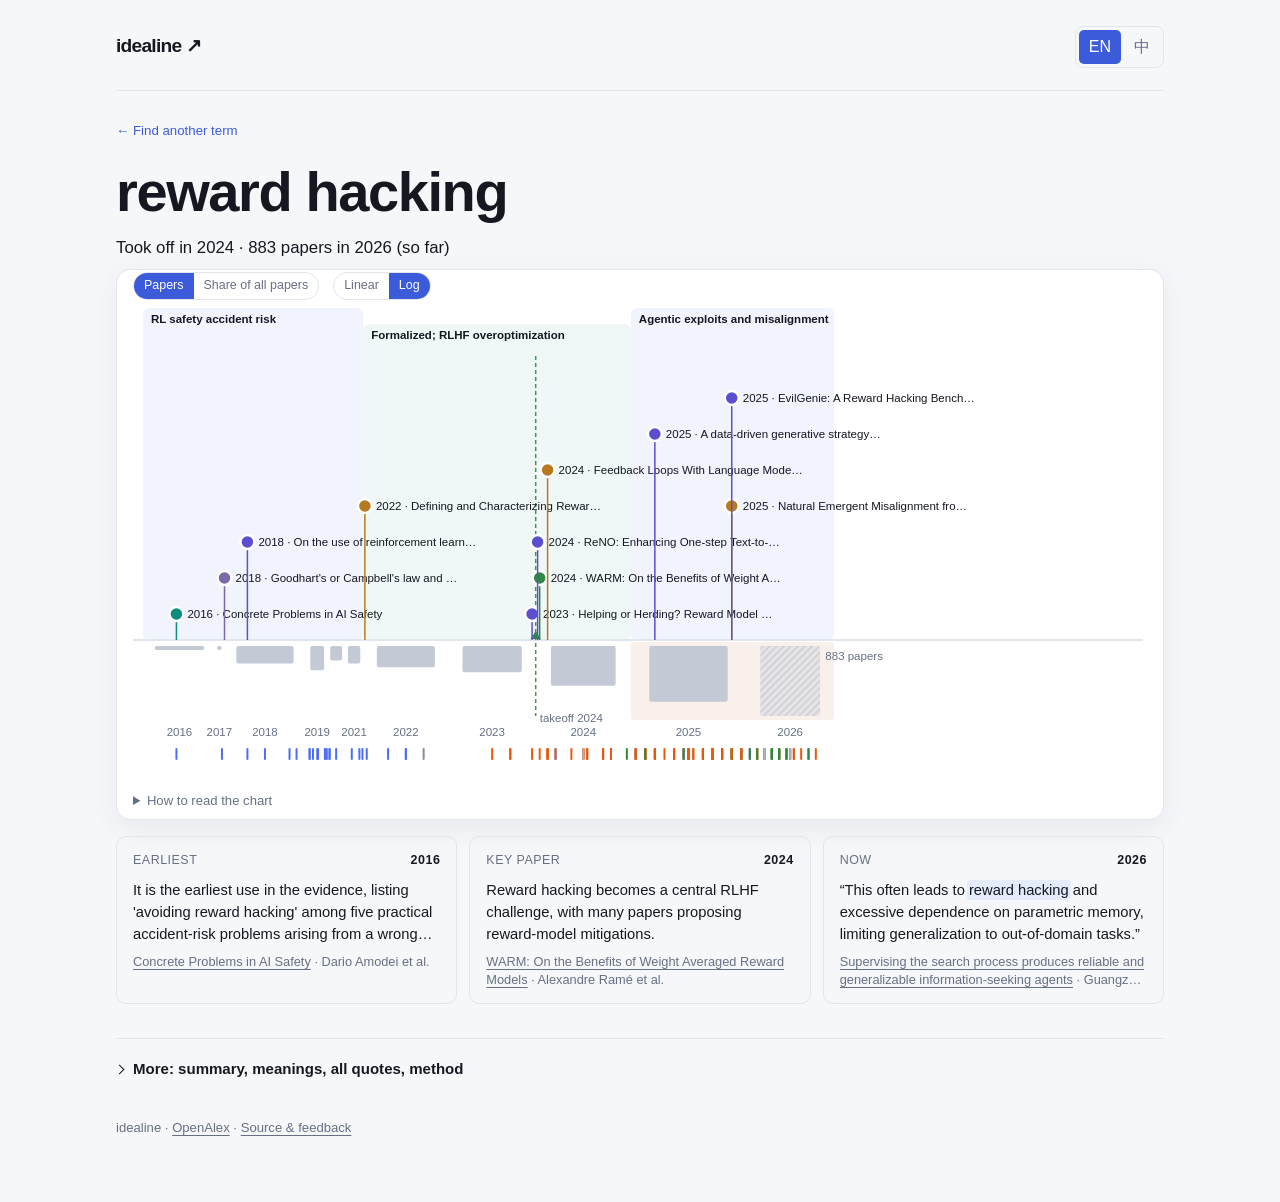
<file: docs/terms/reward-hacking.html>
<!doctype html>
<html lang="en"><head><meta charset="utf-8"><meta name="viewport" content="width=device-width,initial-scale=1">
<title>reward hacking · idealine</title>
<meta name="description" content="Read how papers use reward hacking: quoted passages, source links, and a short reading route.">
<style>
:root{--bg:#f6f7f9;--panel:#ffffff;--fg:#151821;--muted:#667085;--ink-soft:#3d4452;--line:#e1e5ec;--accent:#3b5bdb;--on-accent:#ffffff;
--ancestor:#7a6aa8;--origin:#0f8a7e;--coined:#3b5bdb;--popularized:#2f8a3e;--redefined:#b7791f;--applied:#5a4fcf;--critique:#c2410c;
--bar:#c3cad6;--era1:rgba(59,91,219,.07);--era2:rgba(15,138,126,.06);--glow:#e8edff;--shadow:0 8px 28px rgba(40,50,90,.07)}
@media (prefers-color-scheme:dark){:root:not([data-theme=light]){--bg:#0c0f15;--panel:#141922;--fg:#e7eaf0;--muted:#8a93a5;--ink-soft:#c2c8d3;--line:#252c39;--accent:#7c9cff;--on-accent:#0a0f1f;
--ancestor:#b6a6ff;--origin:#5fd3c4;--coined:#7ea2ff;--popularized:#7bd88f;--redefined:#e3b341;--applied:#a99cf5;--critique:#ff8a65;
--bar:#3a4050;--era1:rgba(124,156,255,.08);--era2:rgba(95,211,196,.06);--glow:rgba(124,156,255,.10);--shadow:0 12px 40px rgba(0,0,0,.45)}}
*{box-sizing:border-box}
body{margin:0;background:radial-gradient(1200px 500px at 50% -120px,var(--glow) 0%,transparent 70%) no-repeat,var(--bg);color:var(--fg);font:16px/1.6 ui-sans-serif,-apple-system,BlinkMacSystemFont,"Segoe UI","PingFang SC","Hiragino Sans GB","Noto Sans SC",sans-serif}
main{max-width:1080px;margin:0 auto;padding:28px 16px 64px}
.brand{font-size:.8rem;letter-spacing:.08em;text-transform:uppercase;color:var(--muted)}
.brand a{color:inherit}
h1{font-weight:650;letter-spacing:-.02em;font-size:clamp(1.8rem,4vw,2.6rem);line-height:1.15;margin:6px 0 10px}
.summary{font-size:1.08rem;max-width:760px;margin:0 0 8px;color:var(--ink-soft)}
.meta{color:var(--muted);font-size:.86rem}
.card{background:var(--panel);border:1px solid var(--line);border-radius:14px;margin-top:22px;box-shadow:var(--shadow);overflow:hidden}
.scroller{overflow-x:auto;-webkit-overflow-scrolling:touch}
svg text{fill:var(--fg);font-size:11.5px}
svg .muted{fill:var(--muted)}
.ms{cursor:pointer;outline:none}
.ms circle{stroke:var(--panel);stroke-width:2.5}
.ms:hover circle,.ms:focus circle,.ms.sel circle{stroke:var(--fg)}
.ms.sel text{font-weight:700}
.legend{display:flex;flex-wrap:wrap;gap:6px 14px;padding:10px 16px;border-top:1px solid var(--line);font-size:.8rem;color:var(--muted)}
.legend i{display:inline-block;width:9px;height:9px;border-radius:50%;margin-right:5px;vertical-align:0}
.hint{font-size:.8rem;color:var(--muted);padding:10px 16px 0}
.detail{padding:18px 20px}
.kind{font-size:.72rem;font-weight:700;letter-spacing:.07em;text-transform:uppercase}
.detail h2{font-size:1.2rem;font-weight:650;margin:4px 0 6px;line-height:1.3}
.detail h2 a{color:inherit}
.why{margin:0 0 10px}
.status{font-size:.78rem;color:var(--muted)}
blockquote{margin:10px 0;padding:2px 0 2px 12px;border-left:3px solid var(--line);color:var(--fg)}
blockquote cite{display:block;font-style:normal;color:var(--muted);font-size:.8rem;margin-top:3px}
blockquote cite a{color:inherit}
mark{background:transparent;color:inherit;font-weight:650;text-decoration:underline;text-decoration-color:var(--accent);text-decoration-thickness:2px}
.headline{margin:-6px 0 12px;font-size:.95rem;color:var(--ink-soft)}
.headline:empty{display:none}
.tlbar{display:flex;flex-wrap:wrap;gap:8px 14px;margin:2px 0 8px}
.tlseg{display:inline-flex;border:1px solid var(--line);border-radius:999px;overflow:hidden}
.tlseg button{font:inherit;font-size:.78rem;padding:3px 10px;border:0;background:transparent;color:var(--muted);cursor:pointer}
.tlseg button[aria-pressed=true]{background:var(--accent);color:var(--on-accent)}
.lanekey{flex-basis:100%;display:flex;flex-wrap:wrap;gap:4px 12px;margin-top:4px}
.lanekey i{border-radius:1px;width:4px}
.mslist{list-style:none;margin:10px 0 0;padding:0}
.mslist button{display:block;width:100%;text-align:left;font:inherit;font-size:.88rem;padding:6px 8px;border:0;border-radius:8px;background:transparent;color:var(--fg);cursor:pointer}
.mslist button.sel,.mslist button:hover{background:var(--era1)}
.mslist b{display:inline-block;min-width:1.4em;color:var(--accent)}
.checks{list-style:none;padding:0;margin:4px 0 10px;font-size:.88rem}
.checks li.ok{color:var(--coined)}.checks li.no{color:var(--critique)}
.shift,.caveat{font-size:.88rem;color:var(--muted);margin:4px 0 10px}
.prov{font-size:.78rem;color:var(--muted);margin-top:8px}
.era .mix{display:flex;height:8px;border-radius:4px;overflow:hidden;margin:10px 0 4px;background:var(--line)}
.era .mix span{display:block;height:100%}
.era .small{font-size:.8rem;margin:2px 0}
.era .badge{display:inline-block;font-size:.74rem;padding:1px 7px;border-radius:999px;margin:2px 4px 0 0;border:1px solid var(--line)}
.era .badge.new{color:var(--coined)}.era .badge.faded{color:var(--muted)}
.era .words{font-size:.84rem;margin-top:8px}
.era .words.thin{opacity:.6}
.era .words .nw{font-weight:600;color:var(--fg)}
.era .muted,.mixnote{color:var(--muted)}
.mixnote{grid-column:1/-1;font-size:.8rem;margin:0}
.qtick:hover rect:first-child{opacity:.6}
.roots:empty{display:none}
.roots{margin-top:22px;padding:14px 16px;border:1px solid var(--line);border-radius:12px;background:var(--panel)}
.roots h3{margin:0 0 8px;font-size:1rem}
.roots ul{margin:8px 0;padding-left:18px;font-size:.9rem}
.roots li{margin:0 0 4px}
.roots .muted{color:var(--muted)}.roots .small{font-size:.8rem;margin:6px 0 0}
.roots svg text{fill:var(--muted)}
.senses:empty{display:none}
.senses{margin:4px 0 14px;padding:12px 16px;border:1px solid var(--line);border-left:3px solid var(--accent);border-radius:10px;background:var(--panel);font-size:.92rem}
.senses p{margin:0 0 6px}
.senses details{margin-top:6px}
.senses summary{cursor:pointer;color:var(--accent);font-weight:600}
.senses ul{margin:8px 0 0;padding-left:18px}
.senses li{margin:0 0 8px}
.senses .muted{color:var(--muted)}
.senses li q{display:block;color:var(--muted);font-size:.86rem;margin-top:2px}
.eras{display:grid;grid-template-columns:repeat(auto-fit,minmax(230px,1fr));gap:12px;margin-top:22px}
.era{background:var(--panel);border:1px solid var(--line);border-radius:12px;padding:14px 16px}
.era b{display:block;font-size:.78rem;color:var(--muted);font-weight:600}
.era h3{margin:2px 0 6px;font-size:1rem}
.era p{margin:0;font-size:.92rem}
details{margin-top:28px;color:var(--muted);font-size:.88rem}
details summary{cursor:pointer}
footer{margin-top:36px;color:var(--muted);font-size:.82rem}
footer a{color:inherit}

/* Shared reading surface: quiet paper, ink, and selective evidence highlights. */
:root{--quote-mark:#e4ecfb;--warning-bg:#fff0ce}
@media(prefers-color-scheme:dark){:root:not([data-theme=light]){--quote-mark:#26345a;--warning-bg:#4a4024}}
body{background:var(--bg);font-size:16px;line-height:1.6}
main{max-width:1120px;padding:26px 36px 64px}
a{color:var(--accent);text-underline-offset:3px}
button,input,select,textarea{font:inherit}
button,a,summary,input,select,textarea{-webkit-tap-highlight-color:transparent}
:focus-visible{outline:2px solid var(--accent);outline-offset:4px}
[hidden]{display:none!important}
.site-nav{display:flex;align-items:center;justify-content:space-between;gap:20px;padding-bottom:22px;border-bottom:1px solid var(--line)}
.site-nav .wordmark{font-weight:750;font-size:1.2rem;text-decoration:none;color:var(--fg);letter-spacing:-.04em}
.reading-lang{display:flex;gap:3px;padding:3px;border:1px solid var(--line);border-radius:8px}
.reading-lang button{border:0;background:transparent;color:var(--muted);padding:4px 10px;border-radius:5px;cursor:pointer}
.reading-lang button[aria-pressed=true]{background:var(--accent);color:var(--on-accent)}
.term-header{padding:26px 0 4px}
.term-header>a{font-size:.83rem;text-decoration:none}
.term-header h1{font-weight:650;letter-spacing:-.025em;font-size:clamp(2rem,5vw,3.5rem);margin:18px 0 0}
.eyebrow,.source-label{font-size:.71rem;font-weight:700;letter-spacing:.08em;text-transform:uppercase;color:var(--accent)}
.brief-meta{display:flex;flex-wrap:wrap;gap:4px 20px;padding:12px 0 26px;color:var(--muted);font-size:.79rem}
.brief-meta span+span{margin-left:auto}
.reading-layout{display:grid;grid-template-columns:minmax(0,1fr) 210px;gap:44px;align-items:start}
.reading-main{min-width:0}
.section-heading{display:flex;align-items:baseline;justify-content:space-between;gap:8px 16px;flex-wrap:wrap}
.section-heading h3{font-size:1.03rem;letter-spacing:-.015em;margin:0;color:var(--fg)}
.section-heading>span{font-size:.72rem;color:var(--muted)}
.section-intro{font-size:.86rem;color:var(--muted);margin:6px 0 20px;max-width:65ch}
.source-card{padding:24px 28px;margin:0 0 16px;border:1px solid var(--line);border-radius:10px;background:var(--panel);scroll-margin:20px}
.source-card:focus{outline:2px solid var(--accent);outline-offset:3px}
.source-top{display:flex;justify-content:space-between;gap:12px;align-items:baseline}
.source-year{color:var(--ink-soft);font-size:.8rem;font-variant-numeric:tabular-nums;white-space:nowrap}
.source-type{font-size:.69rem;color:var(--muted);margin:6px 0 10px}
.source-type span{color:var(--muted)}
.source-card blockquote{font-size:1.22rem;line-height:1.65;letter-spacing:-.008em;margin:0;padding:0;border:0;overflow-wrap:anywhere}
mark{background:var(--quote-mark);color:var(--fg);font-weight:inherit;text-decoration:none;box-decoration-break:clone;-webkit-box-decoration-break:clone;padding:0;border-radius:2px;box-shadow:0 0 0 2px var(--quote-mark)}
.reading-note{font-size:.82rem;color:var(--ink-soft);margin:16px 0 0;line-height:1.6}
.reading-note b{font-weight:600;color:var(--accent);margin-right:5px}
.source-citation{border-top:1px solid var(--line);padding-top:14px;margin-top:20px}
.source-citation h4{font-size:.83rem;font-weight:600;line-height:1.5;margin:0;overflow-wrap:anywhere}
.source-citation h4 a{color:var(--fg);text-decoration:none}
.source-citation h4 a:hover{text-decoration:underline}
.source-citation p{font-size:.75rem;color:var(--muted);margin:4px 0 0}
.source-actions{display:flex;gap:12px;align-items:center;flex-wrap:wrap;margin-top:17px;font-size:.76rem}
.source-actions button,.source-actions a{cursor:pointer;min-height:36px;padding:7px 11px;border:1px solid var(--line);border-radius:5px;background:transparent;color:var(--accent);text-decoration:none;line-height:1.4}
.source-actions .paper-link{background:var(--accent);border-color:var(--accent);color:var(--on-accent)}
.source-actions .passage-link{margin-left:auto}
.source-actions button:hover{border-color:var(--accent)}
.source-warning{background:var(--warning-bg);color:var(--fg);font-size:.76rem;padding:6px 10px;border-radius:4px;margin:12px 0 0}
.copy-status{font-size:.75rem;color:var(--accent)}
.copy-status:not(:empty){margin-top:10px}
.copy-status textarea{display:block;width:100%;min-height:150px;border:1px solid var(--line);background:var(--bg);color:var(--fg);padding:12px;margin-top:8px;font-size:.8rem}
.reading-aside{border-top:2px solid var(--accent);padding-top:18px;position:sticky;top:22px}
.reading-aside>p{font-size:1.38rem;line-height:1.5;margin:12px 0 22px}
.reading-aside>a{display:flex;align-items:center;justify-content:space-between;text-decoration:none;font-size:.8rem;font-weight:600;border-bottom:1px solid var(--line);padding-bottom:12px}
.aside-count{font-size:.73rem;color:var(--muted);padding-top:12px}
.evidence-browser,.method-panel{border-top:1px solid var(--line);padding-top:22px;margin-top:30px;color:var(--ink-soft)}
.evidence-browser>summary,.method-panel>summary,.timeline-diagnostics>summary{font-size:.94rem;color:var(--fg);font-weight:600;cursor:pointer}
.evidence-browser>summary span{font-size:.75rem;margin-left:8px;font-weight:400;color:var(--muted)}
.evidence-browser>p,.method-panel>p{font-size:.84rem;max-width:76ch}
.evidence-filters{display:flex;gap:10px 12px;flex-wrap:wrap;align-items:flex-end;max-width:780px;margin:18px 0 6px}
.evidence-filters label{display:flex;flex-direction:column;gap:4px;font-size:.72rem;color:var(--muted);min-width:0;flex:0 1 auto}
.evidence-filters select{height:34px;background:var(--panel);color:var(--fg);border:1px solid var(--line);border-radius:6px;padding:0 32px 0 10px;font-size:.8rem;min-width:120px;max-width:280px;text-overflow:ellipsis}
.filter-status{font-size:.75rem;color:var(--muted);margin:0 0 8px auto;font-variant-numeric:tabular-nums}
.quote-results{max-width:780px;border-top:1px solid var(--line);margin-top:6px}
.load-more{margin-top:16px;padding:9px 18px;border:1px solid var(--accent);border-radius:5px;background:transparent;color:var(--accent);cursor:pointer}
.empty-state{border:1px dashed var(--line);padding:24px;border-radius:8px;font-size:.88rem}
.usage-panel{border-top:1px solid var(--line);padding-top:24px;margin-top:30px}
.usage-panel>p{font-size:.78rem;color:var(--muted);max-width:76ch;margin:8px 0 22px}
.usage-panel svg{display:block;width:100%;height:82px;fill:var(--accent)}
.usage-panel .partial-bar{opacity:.4}
.usage-axis{display:flex;justify-content:space-between;font-size:.71rem;color:var(--muted);margin-top:8px}
.method-panel h3{font-size:.88rem}
.timeline-diagnostics{margin-top:20px}
.file-tools{border-top:1px solid var(--line);margin-top:22px;padding-top:20px}
.file-tools>summary{font-size:.84rem;cursor:pointer}
.file-tools .actions{padding-top:12px}
.home main{max-width:1120px}
.home nav{padding-bottom:18px;border-bottom:1px solid var(--line)}
.home nav .logo{font-size:1.2rem;letter-spacing:-.04em}
.home .hero{text-align:left;max-width:none;margin:38px 0 0;display:grid;grid-template-columns:minmax(0,1fr) 290px;gap:0 56px}
.home .hero-copy h1{font-size:clamp(2.1rem,4.2vw,3.2rem);font-weight:700;letter-spacing:-.035em;line-height:1.1;margin:12px 0 18px;max-width:530px}
.home .hero-copy>p{font-size:.98rem;max-width:49ch;color:var(--ink-soft);margin:0 0 22px}
.home .hero-example{border-left:1px solid var(--line);padding:0 0 10px 25px;align-self:start}
.hero-example blockquote{font-size:1.04rem;line-height:1.65;border:0;padding:0;margin:12px 0}
.hero-example cite{font-size:.73rem;color:var(--muted);font-style:normal}
.hero-example>a{display:block;font-size:.77rem;margin-top:12px}
.home #trace-form{grid-column:1/-1;max-width:none;margin-top:4px}
.home .search{max-width:none;margin:0;border-radius:8px;padding:6px 6px 6px 18px;box-shadow:none}
.home .search input{font-size:1rem}
.home .btn{border-radius:5px;font-size:.85rem;padding:11px 20px}
.home .chips{justify-content:flex-start;max-width:none;margin-top:12px;gap:7px}
.home .chip{font-size:.77rem;padding:4px 10px;background:transparent;border:1px solid var(--line);color:var(--ink-soft);border-radius:4px}
.home .chip:hover{border-color:var(--accent);color:var(--accent)}
.home .keyline{font-size:.74rem;margin-top:13px}
.home #formmsg{margin:0;grid-column:1/-1;min-height:0}
.home #formmsg:not(:empty){padding-top:12px}
.home #result{margin-top:38px;border-top:1px solid var(--line);padding-top:24px}
.home .result-h h2{font-size:2.25rem;font-weight:650;letter-spacing:-.025em}
.home .tag{font-size:.65rem;letter-spacing:.09em}
.home #result.pending [data-part=reading],.home #result.pending .file-tools{display:none}
.home .section-h{font-size:1.3rem;font-weight:650;margin-top:48px}
.home .grid{grid-template-columns:repeat(auto-fit,minmax(225px,1fr));gap:12px}
.home .tcard{border-radius:8px;box-shadow:none;padding:18px;transition:border-color .15s}
.home .tcard:hover,.home .tcard:focus{transform:none;border-color:var(--accent)}
.home .tcard h3{font-size:1.06rem}
.home .tcard .spark{height:28px;opacity:.5}
.home .how{margin-top:44px;gap:24px;grid-template-columns:repeat(auto-fit,minmax(170px,1fr))}
.home .how b{font-size:.8rem}
.home .how p{font-size:.82rem}
.home .cli{margin-top:28px;max-width:none}
.home footer{border-top:1px solid var(--line);padding-top:18px;max-width:none}
.skip-link{position:absolute;left:12px;top:-100px;background:var(--panel);padding:10px;z-index:5}
.skip-link:focus{top:12px}
@media(max-width:760px){main{padding:18px 20px 44px}.reading-layout{grid-template-columns:minmax(0,1fr);gap:16px}.reading-aside{position:static;grid-row:1;padding:12px 0;border-top:0;border-bottom:1px solid var(--line)}.reading-aside>p{font-size:1.12rem;margin:6px 0 12px}.reading-aside>a{border:0;padding:0}.aside-count{display:none}.source-card{padding:20px}.home .hero{grid-template-columns:1fr;gap:0;margin-top:28px}.home .hero-example{display:none}.home .hero-copy h1{max-width:550px}.home .hero-copy>p{margin-bottom:18px}.brief-meta span+span{margin-left:0}.home .keyline{line-height:1.7}.home .result-h h2{font-size:1.9rem}}
@media(max-width:460px){main{padding:16px 14px 36px}.source-card{padding:18px 16px}.source-card blockquote{font-size:1.12rem}.source-actions{gap:8px}.source-actions button,.source-actions a{min-height:40px}.home nav .links{gap:10px}.home nav .links>a{font-size:.75rem}.home .hero-copy h1{font-size:2.2rem}.home .search{padding-left:12px}.home .search input{font-size:.89rem}.home .btn{padding:11px 12px}.evidence-filters label{min-width:120px}.section-heading>span{width:100%}}
/* The timeline leads the result; the source cards below are its evidence. */
.timeline-main{margin:6px 0 34px}
.timeline-main .timeline-summary{font-size:1.02rem;line-height:1.6;max-width:72ch;color:var(--fg);margin:0 0 10px}
.timeline-main .card{margin-top:8px}

/* Toolbar lines up with the hint text inside the timeline card. */
.card>.tlbar{padding:0 16px}
/* The roots spectrum scales down on narrow screens instead of widening the page. */
.roots svg{max-width:100%;height:auto}

/* Native selects get one look everywhere: same height as inputs, a quiet chevron. */
.select{position:relative;display:block}
.select select{appearance:none;-webkit-appearance:none;cursor:pointer;width:100%}
.select::after{content:"";position:absolute;right:13px;top:50%;width:6px;height:6px;border-right:1.5px solid var(--muted);border-bottom:1.5px solid var(--muted);transform:translateY(-70%) rotate(45deg);pointer-events:none}

/* Disclosure headings share one chevron instead of the browser triangle. */
.evidence-browser>summary,.method-panel>summary,.more-panel>summary,.file-tools>summary,.timeline-diagnostics>summary,.home .opts>summary{list-style:none;display:flex;align-items:center;gap:10px;width:fit-content}
.evidence-browser>summary::-webkit-details-marker,.method-panel>summary::-webkit-details-marker,.more-panel>summary::-webkit-details-marker,.file-tools>summary::-webkit-details-marker,.timeline-diagnostics>summary::-webkit-details-marker,.home .opts>summary::-webkit-details-marker{display:none}
.evidence-browser>summary::before,.method-panel>summary::before,.more-panel>summary::before,.file-tools>summary::before,.timeline-diagnostics>summary::before,.home .opts>summary::before{content:"";flex:none;width:6px;height:6px;border-right:1.5px solid currentColor;border-bottom:1.5px solid currentColor;transform:rotate(-45deg);transition:transform .15s}
.evidence-browser[open]>summary::before,.method-panel[open]>summary::before,.more-panel[open]>summary::before,.file-tools[open]>summary::before,.timeline-diagnostics[open]>summary::before,.home .opts[open]>summary::before{transform:rotate(45deg)}
.evidence-browser>summary span{margin-left:0;font-variant-numeric:tabular-nums}

/* Evidence list: compact rows, year first, so many passages can be scanned. */
.quote-row{display:grid;grid-template-columns:52px minmax(0,1fr);gap:0 16px;padding:18px 0;border-bottom:1px solid var(--line);scroll-margin:20px}
.quote-row:focus{outline:2px solid var(--accent);outline-offset:4px}
.qr-year{font-size:.84rem;font-weight:600;color:var(--ink-soft);font-variant-numeric:tabular-nums;padding-top:3px}
.quote-row blockquote{font-size:1rem;line-height:1.7;color:var(--fg);margin:0;padding:0;border:0;overflow-wrap:anywhere}
.qr-cite{font-size:.8rem;color:var(--muted);margin:8px 0 0;line-height:1.5;overflow-wrap:anywhere}
.qr-cite a{color:var(--fg);font-weight:600;text-decoration:none}
.qr-cite a:hover{color:var(--accent);text-decoration:underline}
.qr-foot{display:flex;flex-wrap:wrap;align-items:center;gap:6px 8px;margin-top:8px;font-size:.73rem}
.qr-tag{padding:1px 9px;border-radius:999px;background:color-mix(in srgb,var(--accent) 9%,transparent);color:var(--accent);line-height:1.6}
.qr-tag.plain{background:transparent;box-shadow:inset 0 0 0 1px var(--line);color:var(--muted)}
.qr-warn{background:var(--warning-bg);color:var(--fg);padding:1px 8px;border-radius:4px;line-height:1.6}
.qr-actions{margin-left:auto;display:flex;gap:2px}
.qr-actions button,.qr-actions a{background:none;border:0;color:var(--muted);cursor:pointer;padding:4px 8px;border-radius:5px;text-decoration:none;font-size:.73rem;line-height:1.4}
.qr-actions button:hover,.qr-actions a:hover{color:var(--accent);background:color-mix(in srgb,var(--accent) 8%,transparent)}
.quote-row .copy-status:not(:empty){margin-top:6px}

@media(max-width:760px){.evidence-filters label{flex:1 1 140px}.evidence-filters select{max-width:none}.filter-status{flex-basis:100%;margin:0}}
@media(max-width:460px){.quote-row{grid-template-columns:1fr}.qr-year{padding:0 0 2px}.qr-actions{margin-left:0}}
.alt-row{display:flex;flex-wrap:wrap;gap:6px;margin:0 0 16px}
.alt-row .chip{margin:0;border-color:var(--accent);color:var(--accent)}

/* Settings: one light column. Provider is a row of buttons, the version a menu,
   rarely needed fields fold under "More options". */
.home .opts{max-width:none;margin:12px 0 0;padding:0;border:0;border-radius:0;background:transparent}
.home .opts[open]{padding:0}
.home .opts>summary{font-size:.8rem;color:var(--muted);padding:6px 0}
.home .opts>summary:hover{color:var(--fg)}
/* Settings as a list: label left, current value right, tap a row to edit it in place. */
.opts-body.slist{margin-top:8px;max-width:560px;padding:0;border:1px solid var(--line);border-radius:12px;background:var(--panel);overflow:hidden}
.srow{margin:0;padding:0;border:0;border-top:1px solid var(--line);border-radius:0;background:transparent;font-size:inherit;color:var(--fg)}
.slist>.srow:first-child{border-top:0}
#keyrow>.srow{border-top:1px solid var(--line)}
.srow>summary{list-style:none;display:flex;align-items:center;gap:12px;padding:13px 16px;cursor:pointer;font-size:.86rem}
.srow>summary::-webkit-details-marker{display:none}
.srow>summary:hover{background:color-mix(in srgb,var(--fg) 3%,transparent)}
.srow>summary:focus-visible{outline:2px solid var(--accent);outline-offset:-2px}
.srow>summary::after{content:"";flex:none;width:6px;height:6px;margin-left:2px;border-right:1.5px solid var(--muted);border-bottom:1.5px solid var(--muted);transform:rotate(-45deg);transition:transform .15s}
.srow[open]>summary::after{transform:rotate(45deg)}
.sl{flex:none;color:var(--fg)}
.sv{flex:1;min-width:0;text-align:right;color:var(--muted);white-space:nowrap;overflow:hidden;text-overflow:ellipsis}
.sv.ok{color:var(--accent)}
.sv.link{color:var(--accent)}
.sedit{display:flex;flex-direction:column;gap:10px;padding:2px 16px 16px}
.opts .sedit .opts-hint,.home .opts .sedit .privacy{margin:0;font-size:.76rem;color:var(--muted);line-height:1.55}
.opts-hint{font-size:.74rem;font-weight:400;color:var(--muted)}
.seg{display:flex;flex-wrap:wrap;gap:6px}
.seg button{font:inherit;font-size:.8rem;padding:6px 12px;border:1px solid var(--line);border-radius:999px;background:transparent;color:var(--ink-soft);cursor:pointer}
.seg button:hover{border-color:var(--accent);color:var(--accent)}
.seg button[aria-pressed=true]{background:var(--accent);border-color:var(--accent);color:var(--on-accent)}
.opts input:not([type=checkbox]),.opts select{width:100%;height:36px;padding:0 11px;font:inherit;font-size:.85rem;border:1px solid var(--line);border-radius:8px;background:var(--panel);color:var(--fg)}
.opts input:not([type=checkbox]):focus,.opts select:focus{outline:none;border-color:var(--accent);box-shadow:0 0 0 3px color-mix(in srgb,var(--accent) 16%,transparent)}
.opts .select{display:block}
.opts .select select{padding-right:32px}
.keybox{display:flex;align-items:center;border:1px solid var(--line);border-radius:8px;background:var(--panel);padding:3px}
.keybox:focus-within{border-color:var(--accent);box-shadow:0 0 0 3px color-mix(in srgb,var(--accent) 16%,transparent)}
.opts .keybox input{border:0;height:30px;box-shadow:none;flex:1;min-width:0}
.opts .keybox input:focus{box-shadow:none}
.keybox button{font:inherit;font-size:.78rem;font-weight:600;height:30px;padding:0 14px;border:0;border-radius:6px;background:var(--accent);color:var(--on-accent);cursor:pointer;white-space:nowrap}
.keybox button:disabled{opacity:.55;cursor:wait}
.slink{font-size:.78rem;color:var(--accent);width:fit-content}
#keycheck{font-size:.78rem}
#keycheck:empty{display:none}
.oa-how{margin:0;padding-left:18px;font-size:.76rem;color:var(--muted);line-height:1.65}
.oa-how a{color:var(--accent)}
.opts label.sswitch,.sswitch{display:flex;align-items:center;gap:12px;padding:12px 16px;border-top:1px solid var(--line);margin:0;cursor:pointer;font-size:.86rem}
.sswitch .sl{flex:1;display:flex;flex-direction:column;gap:2px}
.opts input.switch{appearance:none;-webkit-appearance:none;flex:none;width:40px;height:24px;margin:0;border-radius:999px;background:var(--line);position:relative;cursor:pointer;transition:background .15s}
.opts input.switch::before{content:"";position:absolute;top:3px;left:3px;width:18px;height:18px;border-radius:50%;background:#fff;box-shadow:0 1px 2px rgba(0,0,0,.25);transition:transform .15s}
.opts input.switch:checked{background:var(--accent)}
.opts input.switch:checked::before{transform:translateX(16px)}
.opts input.switch:focus-visible{outline:2px solid var(--accent);outline-offset:2px}
.sfoot{display:flex;justify-content:flex-end;padding:10px 16px;border-top:1px solid var(--line);background:color-mix(in srgb,var(--fg) 2%,transparent)}
.sfoot .linkbtn{font-size:.76rem}
@media(max-width:460px){.srow>summary,.opts label.sswitch{padding:12px 14px}.sedit{padding:2px 14px 14px}}

/* Evidence filters: meaning and period as chips with counts, order as a toggle. */
.ev-filters{max-width:780px;margin:16px 0 0;display:flex;flex-direction:column;gap:10px}
.frow{display:grid;grid-template-columns:52px minmax(0,1fr);gap:8px;align-items:start}
.flabel{font-size:.74rem;color:var(--muted);padding-top:6px}
.fchips{display:flex;flex-wrap:wrap;gap:6px}
.fchip{display:inline-flex;align-items:center;gap:6px;font:inherit;font-size:.78rem;line-height:1.4;padding:4px 10px;border:1px solid var(--line);border-radius:999px;background:var(--panel);color:var(--ink-soft);cursor:pointer}
.fchip i,.qr-tag i{display:inline-block;width:7px;height:7px;border-radius:50%;flex:none}
.qr-tag i{margin-right:5px;vertical-align:1px}
.fchip .n{font-size:.7rem;color:var(--muted);font-variant-numeric:tabular-nums}
.fchip:hover{border-color:var(--accent)}
.fchip[aria-pressed=true]{background:color-mix(in srgb,var(--accent) 10%,var(--panel));border-color:var(--accent);color:var(--fg)}
.fchip[aria-pressed=true] .n{color:var(--accent)}
.fbar{display:flex;align-items:center;justify-content:space-between;gap:10px;margin-top:4px}
.fbar .filter-status{margin:0}
.sortseg{display:inline-flex;border:1px solid var(--line);border-radius:8px;padding:2px;background:var(--panel)}
.sortseg button{font:inherit;font-size:.74rem;border:0;background:transparent;color:var(--muted);padding:3px 10px;border-radius:6px;cursor:pointer}
.sortseg button[aria-pressed=true]{background:var(--accent);color:var(--on-accent)}
@media(max-width:460px){.frow{grid-template-columns:1fr;gap:4px}.flabel{padding-top:0}}

/* Free result: say what a model key adds, with one button to the settings row. */
.upsell{display:flex;align-items:center;gap:14px;max-width:780px;margin:12px 0 0;padding:12px 14px;border:1px solid color-mix(in srgb,var(--accent) 30%,var(--line));border-radius:10px;background:color-mix(in srgb,var(--accent) 6%,var(--panel))}
.upsell[hidden]{display:none}
.upsell p{margin:0;flex:1;font-size:.82rem;line-height:1.55;color:var(--ink-soft)}
.upsell .btn{flex:none;white-space:nowrap}
.upsell-acts{display:flex;align-items:center;gap:12px;flex:none}
.upsell-acts [hidden]{display:none}
@media(max-width:560px){.upsell{flex-direction:column;align-items:flex-start}}

/* One left inset (16px) for everything inside the timeline card. */
.card .mslist{padding:0 8px}
.card .detail{padding:18px 16px}
.mslist button{display:grid;grid-template-columns:1.6em minmax(0,1fr);align-items:baseline}

/* Test-code row: hidden unless the site carries a sealed test key. */
#tester-msg{font-size:.78rem}
#tester-msg:empty{display:none}
.slist>.srow[hidden]:first-child+.srow{border-top:0}

/* Short result: headline, chart, three cards. Everything else is folded. */
.timeline-main .headline{font-size:1.05rem;color:var(--fg);margin:0 0 6px}
.dnotes,.chart-key,.msfold{font-size:.82rem;color:var(--ink-soft);margin:4px 0 8px}
.dnotes>summary,.chart-key>summary,.msfold>summary,.more-panel>summary{cursor:pointer;color:var(--muted);width:fit-content}
.dnotes .dnote{margin:6px 0 0;line-height:1.5}
.dnotes .dnote a{color:inherit;text-decoration:underline;text-underline-offset:2px}
.card .chart-key,.card .msfold{padding:0 16px}
.card .chart-key .hint{padding:6px 0 0}
.card .detail:empty{display:none}
.story{display:grid;grid-template-columns:repeat(3,minmax(0,1fr));gap:12px;margin-top:16px}
.story-card{border:1px solid var(--line);border-radius:10px;padding:14px 16px;min-width:0}
.sc-top{display:flex;justify-content:space-between;align-items:baseline;font-size:.78rem;color:var(--muted);text-transform:uppercase;letter-spacing:.04em}
.sc-year{font-variant-numeric:tabular-nums;font-weight:600;color:var(--fg)}
.sc-line{margin:8px 0;font-size:.92rem;line-height:1.5;color:var(--fg);display:-webkit-box;-webkit-line-clamp:3;-webkit-box-orient:vertical;overflow:hidden}
.sc-src{margin:0;font-size:.8rem;line-height:1.4;color:var(--muted);display:-webkit-box;-webkit-line-clamp:2;-webkit-box-orient:vertical;overflow:hidden}
.sc-src a{color:inherit}
.more-panel{border-top:1px solid var(--line);padding-top:18px;margin-top:8px}
.more-panel>summary{font-size:.94rem;font-weight:600;color:var(--fg)}
.more-panel[open]>summary{margin-bottom:14px}
.more-panel .brief-meta{padding:0;display:block}
@media(max-width:760px){.story{grid-template-columns:minmax(0,1fr)}}
</style></head>
<body>
<a class="skip-link" href="#reading">Skip to sources</a>
<main>
<nav class="site-nav"><a class="wordmark" href="../index.html">idealine<span aria-hidden="true"> ↗</span></a>
<div class="reading-lang" role="group" aria-label="Language"><button type="button" data-reading-lang="en" aria-pressed="true">EN</button><button type="button" data-reading-lang="zh" aria-pressed="false">中</button></div></nav>
<header class="term-header"><a data-reading-back href="../index.html">← Find another term</a><h1>reward hacking</h1></header>
<div data-part="reading" id="reading"></div>
<noscript>This reading brief needs JavaScript to display the saved source passages.</noscript>
<footer>idealine · <a href="https://openalex.org">OpenAlex</a> · <a href="https://github.com/Yilinista/idealine">Source &amp; feedback</a></footer>
</main>

<script type="application/json" id="data">{"term": "reward hacking", "aliases": [], "summary": "In this evidence the term first appears in 2016 in 'Concrete Problems in AI Safety', which lists it as an accident risk for reinforcement-learning agents given the wrong objective, alongside related ideas such as specification gaming and Goodhart's law. It now mostly names the exploitation of imperfect reward models and verifiers when training large language, image and coding models, and increasingly the shortcut-taking and test-tampering behaviour of autonomous agents, treated as a form of misalignment.", "counts": [[2016, 1], [2017, 1], [2018, 4], [2019, 8], [2020, 3], [2021, 4], [2022, 6], [2023, 10], [2024, 40], [2025, 206], [2026, 883]], "quarters": [], "undated": [], "totals": [[2016, 9772181], [2017, 9658892], [2018, 9620609], [2019, 10105903], [2020, 10710989], [2021, 10234246], [2022, 9919123], [2023, 10662282], [2024, 10984643], [2025, 14188833], [2026, 18745510]], "roots": {"spectrum": [[1952, 22], [1953, 0], [1954, 0], [1955, 0], [1956, 0], [1957, 0], [1958, 0], [1959, 0], [1960, 0], [1961, 0], [1962, 0], [1963, 0], [1964, 2], [1965, 0], [1966, 0], [1967, 0], [1968, 0], [1969, 0], [1970, 0], [1971, 0], [1972, 2], [1973, 0], [1974, 0], [1975, 0], [1976, 0], [1977, 0], [1978, 2], [1979, 0], [1980, 0], [1981, 0], [1982, 0], [1983, 0], [1984, 4], [1985, 0], [1986, 0], [1987, 0], [1988, 0], [1989, 0], [1990, 0], [1991, 2], [1992, 10], [1993, 0], [1994, 0], [1995, 0], [1996, 0], [1997, 3], [1998, 6], [1999, 10], [2000, 2], [2001, 2], [2002, 0], [2003, 2], [2004, 3], [2005, 4], [2006, 5], [2007, 4], [2008, 2], [2009, 3], [2010, 6], [2011, 7], [2012, 2], [2013, 10], [2014, 17], [2015, 46], [2016, 72], [2017, 155], [2018, 89], [2019, 77], [2020, 99], [2021, 121], [2022, 280], [2023, 510], [2024, 620], [2025, 402], [2026, 32]], "peaks": [{"year": 2017, "count": 155, "title": "Proximal Policy Optimization Algorithms", "url": "https://doi.org/10.48550/arxiv.1707.06347", "authors": "John Schulman et al.", "cites": 47}, {"year": 2023, "count": 510, "title": "Direct Preference Optimization: Your Language Model is Secretly a Reward Model", "url": "https://doi.org/10.52202/075280-2338", "authors": "Rafael Rafailov et al.", "cites": 26}, {"year": 2024, "count": 620, "title": "DeepSeekMath: Pushing the Limits of Mathematical Reasoning in Open Language Models", "url": "https://doi.org/10.48550/arxiv.2402.03300", "authors": "Zhihong Shao et al.", "cites": 30}], "papers": 100, "refs": 700}, "quotes": [{"id": "E1", "text": "We present a list of five practical research problems related to accident risk, categorized according to whether the problem originates from having the wrong objective function (\"avoiding side effects\" and \"avoiding reward hacking\"), an objective function that is too expensive to evaluate frequently (\"scalable supervision\"), or undesirable behavior during the learning process (\"safe exploration\" and \"distributional shift\").", "title": "Concrete Problems in AI Safety", "year": 2016, "date": "2016-06-21", "url": "https://doi.org/10.48550/arxiv.1606.06565", "authors": "Dario Amodei et al.", "fromTitle": false, "field": "Computer Science", "inSet": 37, "sense": "S1"}, {"id": "E2", "text": "Empirical results suggest that this approach can help alleviate negative side effects of misspecified reward functions and mitigate reward hacking.", "title": "Inverse Reward Design", "year": 2017, "date": "2017-11-08", "url": "https://doi.org/10.48550/arxiv.1711.02827", "authors": "Dylan Hadfield-Menell et al.", "fromTitle": false, "field": "Computer Science", "inSet": 5, "sense": "S1"}, {"id": "E3", "text": "A misspecified reward function can cause problems such as reward hacking, where the agent finds out ways that maximize the reward without achieving the intended goal.", "title": "MoVEMo: A Structured Approach for Engineering Reward Functions", "year": 2018, "date": "2018-01-01", "url": "https://doi.org/10.1109/irc.2018.00053", "authors": "Piergiuseppe Mallozzi et al.", "fromTitle": false, "field": "Computer Science", "inSet": 0, "sense": "S1"}, {"id": "E4", "text": "We propose that this paradigm could be flipped whereby reinforcement learning “reward hacking” could provide a mechanism for testing game mechanics.", "title": "On the use of reinforcement learning for testing game mechanics", "year": 2018, "date": "2018-04-27", "url": "https://openalex.org/W2917684105", "authors": "Aaron Snoswell et al.", "fromTitle": false, "field": "Computer Science", "inSet": 0, "sense": "S1"}, {"id": "E5", "text": "Overoptimization failures in machine learning and AI can involve specification gaming, reward hacking, fragility to distributional shifts, and Goodhart's or Campbell's law.", "title": "Overoptimization Failures and Specification Gaming in Multi-agent Systems.", "year": 2018, "date": "2018-10-16", "url": "https://openalex.org/W2898576746", "authors": "David Manheim", "fromTitle": false, "field": "Computer Science", "inSet": 0, "sense": "S1"}, {"id": "E6", "text": "Additionally, we investigate the goodness of fit of the reward model, present some reward hacking problems, and study the effects of noise in the human labels.", "title": "Reward learning from human preferences and demonstrations in Atari", "year": 2018, "date": "2018-11-15", "url": "https://doi.org/10.48550/arxiv.1811.06521", "authors": "Borja Ibarz et al.", "fromTitle": false, "field": "Computer Science", "inSet": 9, "sense": "S1"}, {"id": "E7", "text": "The training suffers from reward hacking which was argued to be caused by the agent’s tendency to focus on optimizing only some of the heuristics.", "title": "Mixing Music Using Deep Reinforcement Learning", "year": 2019, "date": "2019-01-01", "url": "https://openalex.org/W3034268738", "authors": "Viktor Kronvall", "fromTitle": false, "field": "Arts and Humanities", "inSet": 0, "sense": "S1"}, {"id": "E8", "text": "A novel multi-step reinforcement learning method for solving reward hacking", "title": "A novel multi-step reinforcement learning method for solving reward hacking", "year": 2019, "date": "2019-02-09", "url": "https://doi.org/10.1007/s10489-019-01417-4", "authors": "Yinlong Yuan et al.", "fromTitle": true, "field": "Computer Science", "inSet": 0, "sense": "S1"}, {"id": "E9", "text": "Autonomous agents trained via reinforcement learning present numerous safety concerns: reward hacking, negative side effects, and unsafe exploration, among others.", "title": "Parenting: Safe Reinforcement Learning from Human Input", "year": 2019, "date": "2019-02-18", "url": "https://doi.org/10.48550/arxiv.1902.06766", "authors": "Christopher Frye et al.", "fromTitle": false, "field": "Computer Science", "inSet": 0, "sense": "S1"}, {"id": "E10", "text": "An important challenge for safety in machine learning and artificial intelligence systems is a set of related failures involving specification gaming, reward hacking, fragility to distributional shifts, and Goodhart’s or Campbell’s law.", "title": "Multiparty Dynamics and Failure Modes for Machine Learning and Artificial Intelligence", "year": 2019, "date": "2019-04-05", "url": "https://doi.org/10.3390/bdcc3020021", "authors": "David Manheim", "fromTitle": false, "field": "Computer Science", "inSet": 0, "sense": "S1"}, {"id": "E11", "text": "However, due to the reward hacking problem in RL, maximizing reward may not lead to better quality of the caption, especially from the aspects of propositional content and distinctiveness.", "title": "Meta Learning for Image Captioning", "year": 2019, "date": "2019-07-17", "url": "https://doi.org/10.1609/aaai.v33i01.33018626", "authors": "Nannan Li et al.", "fromTitle": false, "field": "Computer Science", "inSet": 0, "sense": "S1"}, {"id": "E12", "text": "Paramount of these side effects is reward hacking.", "title": "Elaborate Operational Requirements to Address Reward Hacking in Reinforcement Learning Agents", "year": 2019, "date": "2019-11-18", "url": "https://openalex.org/W2998252346", "authors": "Sina Yaghoobzadehtari et al.", "fromTitle": false, "field": "Computer Science", "inSet": 0, "sense": "S1"}, {"id": "E13", "text": "Moreover, ReQueST safely trains the reward model to detect unsafe states, and corrects reward hacking before deploying the agent.", "title": "Learning Human Objectives by Evaluating Hypothetical Behavior", "year": 2019, "date": "2019-12-05", "url": "https://doi.org/10.48550/arxiv.1912.05652", "authors": "Siddharth Reddy et al.", "fromTitle": false, "field": "Computer Science", "inSet": 1, "sense": "S1"}, {"id": "E14", "text": "We also demonstrate that high-confidence performance bounds may be useful for detecting reward hacking.", "title": "Deep Bayesian Reward Learning from Preferences", "year": 2019, "date": "2019-12-10", "url": "https://doi.org/10.48550/arxiv.1912.04472", "authors": "Daniel S. Brown et al.", "fromTitle": false, "field": "Computer Science", "inSet": 0, "sense": "S1"}, {"id": "E15", "text": "Interpretability of the reward allows for better value alignment between human intent and system objectives, leading to a lower likelihood of reward hacking by the system.", "title": "A formal methods approach to interpretability, safety and composability for reinforcement learning", "year": 2020, "date": "2020-01-01", "url": "https://openalex.org/W3005671755", "authors": "Xiao Li", "fromTitle": false, "field": "Computer Science", "inSet": 0, "sense": "S1"}, {"id": "E16", "text": "The primary contribution is a unifying formal vocabulary (Φ, α, D_KL, envelope, separation) showing that distributional shift in offline RL, exploration suppression under safety constraints, reward hacking, specification gaming, Goodhart's law in organisations, volatility-induced fragility, and overprotection in developmental psychology are manifestations of a single structural parameter operating in a single architectural pattern.", "title": "Autonomy Suppression in Hierarchical Multi-Agent Systems: A Unifying Systems-Theoretic Framework", "year": 2020, "date": "2020-02-07", "url": "https://doi.org/10.5281/zenodo.18520652", "authors": "Boris Kriger", "fromTitle": false, "field": "Computer Science", "inSet": 0, "sense": "S1"}, {"id": "E17", "text": "These high-confidence performance bounds can be used to rank the performance and risk of a variety of evaluation policies and provide a way to detect reward hacking behaviors.", "title": "Safe Imitation Learning via Fast Bayesian Reward Inference from Preferences", "year": 2020, "date": "2020-02-21", "url": "https://doi.org/10.48550/arxiv.2002.09089", "authors": "Daniel S. Brown et al.", "fromTitle": false, "field": "Computer Science", "inSet": 2, "sense": "S1"}, {"id": "E18", "text": "While various rewardshaping mechanisms and imitation learning approaches have been proposed to mitigate this problem, the use of humanaided artificial rewards introduces human error, sub-optimal behavior, and a greater propensity for reward hacking.", "title": "Dynamic Automaton-Guided Reward Shaping for Monte Carlo Tree Search", "year": 2021, "date": "2021-05-18", "url": "https://doi.org/10.1609/aaai.v35i13.17427", "authors": "Alvaro Velasquez et al.", "fromTitle": false, "field": "Computer Science", "inSet": 0, "sense": "S1"}, {"id": "E19", "text": "Using the raw state representation led to ‘reward-hacking’ and poor performance, which highlights the importance of the problem and state-space formulation in successfully training reinforcement learning agents.", "title": "Improving the efficiency of reinforcement learning for a spacecraft powered descent with Q-learning", "year": 2021, "date": "2021-10-04", "url": "https://doi.org/10.1007/s11081-021-09687-z", "authors": "Callum Wilson et al.", "fromTitle": false, "field": "Computer Science", "inSet": 0, "sense": "S1"}, {"id": "E20", "text": "Most often, practitioners go about the task of behavior specification by manually engineering the reward function, a counter-intuitive process that requires several iterations and is prone to reward hacking by the agent.", "title": "Direct Behavior Specification via Constrained Reinforcement Learning", "year": 2021, "date": "2021-12-22", "url": "https://doi.org/10.48550/arxiv.2112.12228", "authors": "Julien Roy et al.", "fromTitle": false, "field": "Computer Science", "inSet": 1, "sense": "S1"}, {"id": "E21", "text": "We provide the first formal definition of reward hacking, a phenomenon where optimizing an imperfect proxy reward function leads to poor performance according to the true reward function.", "title": "Defining and Characterizing Reward Hacking", "year": 2022, "date": "2022-01-01", "url": "https://doi.org/10.52202/068431-0687", "authors": "Joar Skalse et al.", "fromTitle": false, "field": "Computer Science", "inSet": 28, "sense": "S1"}, {"id": "E22", "text": "In diesem Aufsatz wird gezeigt, dass einige Probleme, die im Zusammenhang mit Reinforcement Learning auftauchen (Reward Hacking) sehr enge strukturelle Verwandtschaften mit den sog.", "title": "KI-Sicherheit, Reward Hacking und die Paradoxa der Normenlogik", "year": 2022, "date": "2022-01-01", "url": "https://doi.org/10.38023/76692828-9da1-469a-8310-10fd68db582e", "authors": "Diogo Campos Sasdelli", "fromTitle": false, "field": "Computer Science", "inSet": 0, "sense": "S1"}, {"id": "E23", "text": "Reward hacking -- where RL agents exploit gaps in misspecified reward functions -- has been widely observed, but not yet systematically studied.", "title": "The Effects of Reward Misspecification: Mapping and Mitigating Misaligned Models", "year": 2022, "date": "2022-01-10", "url": "https://doi.org/10.48550/arxiv.2201.03544", "authors": "Pan, Alexander et al.", "fromTitle": false, "field": "Computer Science", "inSet": 17, "sense": "S1"}, {"id": "E24", "text": "Learning policies via preference-based reward learning is an increasingly popular method for customizing agent behavior, but has been shown anecdotally to be prone to spurious correlations and reward hacking behaviors.", "title": "Causal Confusion and Reward Misidentification in Preference-Based Reward Learning", "year": 2022, "date": "2022-04-13", "url": "https://doi.org/10.48550/arxiv.2204.06601", "authors": "Jeremy Tien et al.", "fromTitle": false, "field": "Computer Science", "inSet": 3, "sense": "S1"}, {"id": "E25", "text": "In the proposed MARNet attack framework, we carefully design a pipeline of trigger design, action poisoning, and reward hacking modules to accommodate the cooperative multi-agent settings.", "title": "MARNet: Backdoor Attacks Against Cooperative Multi-Agent Reinforcement Learning", "year": 2022, "date": "2022-09-19", "url": "https://doi.org/10.1109/tdsc.2022.3207429", "authors": "Yanjiao Chen et al.", "fromTitle": false, "field": "Computer Science", "inSet": 0, "sense": "S4"}, {"id": "E26", "text": "But optimizing against a reward model can improve on reward while degrading performance in other areas, a phenomenon known as reward hacking, alignment tax, or language drift.", "title": "Language Model Alignment with Elastic Reset", "year": 2023, "date": "2023-01-01", "url": "https://doi.org/10.52202/075280-0152", "authors": "Michael Noukhovitch et al.", "fromTitle": false, "field": "Computer Science", "inSet": 1, "sense": "S2"}, {"id": "E27", "text": "This challenge is characterized by various instabilities, such as reward hacking and catastrophic forgetting.", "title": "Stabilizing RLHF through Advantage Model and Selective Rehearsal", "year": 2023, "date": "2023-09-18", "url": "https://doi.org/10.48550/arxiv.2309.10202", "authors": "Baolin Peng et al.", "fromTitle": false, "field": "Computer Science", "inSet": 0, "sense": "S2"}, {"id": "E28", "text": "We propose a new alignment algorithm called Factually Augmented RLHF that augments the reward model with additional factual information such as image captions and ground-truth multi-choice options, which alleviates the reward hacking phenomenon in RLHF and further improves the performance.", "title": "Aligning Large Multimodal Models with Factually Augmented RLHF", "year": 2023, "date": "2023-09-25", "url": "https://doi.org/10.48550/arxiv.2309.14525", "authors": "Zhiqing Sun et al.", "fromTitle": false, "field": "Computer Science", "inSet": 1, "sense": "S2"}, {"id": "E29", "text": "However, this setup creates an incentive for the language model to exploit errors in the reward model to achieve high estimated reward, a phenomenon often termed \\emph{reward hacking}.", "title": "Helping or Herding? Reward Model Ensembles Mitigate but do not Eliminate Reward Hacking", "year": 2023, "date": "2023-12-14", "url": "https://doi.org/10.48550/arxiv.2312.09244", "authors": "Jacob Eisenstein et al.", "fromTitle": false, "field": "Computer Science", "inSet": 17, "sense": "S2"}, {"id": "E30", "text": "Reinforcement learning from human feedback (RLHF) has emerged as the primary method for aligning large language models (LLMs) with human preferences.The RLHF process typically starts by training a reward model (RM) using human preference data.Conventional RMs are trained on pairwise responses to the same user request, with relative ratings indicating which response humans prefer.The trained RM serves as a proxy for human preferences.However, due…", "title": "Interpretable Preferences via Multi-Objective Reward Modeling and Mixture-of-Experts", "year": 2024, "date": "2024-01-01", "url": "https://doi.org/10.18653/v1/2024.findings-emnlp.620", "authors": "Haoxiang Wang et al.", "fromTitle": false, "field": "Computer Science", "inSet": 6, "sense": "unclear"}, {"id": "E31", "text": "A prominent issue with such methods is reward over-optimization or reward hacking, where performance as measured by the learned proxy reward model increases, but true quality plateaus or even deteriorates.", "title": "Scaling Laws for Reward Model Overoptimization in Direct Alignment Algorithms", "year": 2024, "date": "2024-01-01", "url": "https://doi.org/10.52202/079017-4009", "authors": "Rafael Rafailov et al.", "fromTitle": false, "field": "Computer Science", "inSet": 4, "sense": "S2"}, {"id": "E32", "text": "While fine-tuning T2I models with reward objectives has shown promise, it suffers from \"reward hacking\" and may not generalize well to unseen prompt distributions.", "title": "ReNO: Enhancing One-step Text-to-Image Models through Reward-based Noise Optimization", "year": 2024, "date": "2024-01-01", "url": "https://doi.org/10.52202/079017-3987", "authors": "Luca Eyring et al.", "fromTitle": false, "field": "Computer Science", "inSet": 0, "sense": "S2"}, {"id": "E33", "text": "Despite the success of reinforcement learning from human feedback (RLHF) in aligning language models with human values, reward hacking, also termed reward overoptimization, remains a critical challenge.", "title": "InfoRM: Mitigating Reward Hacking in RLHF via Information-Theoretic Reward Modeling", "year": 2024, "date": "2024-01-01", "url": "https://doi.org/10.52202/079017-4270", "authors": "Yuchun Miao et al.", "fromTitle": false, "field": "Computer Science", "inSet": 7, "sense": "S2"}, {"id": "E34", "text": "However, the pervasiveness of heavy-tailed distributions in many real-world applications indicates that future sources of RL reward could have heavy-tailed error, increasing the likelihood of reward hacking even with KL regularization.", "title": "Catastrophic Goodhart: regularizing RLHF with KL divergence does not mitigate heavy-tailed reward misspecification", "year": 2024, "date": "2024-01-01", "url": "https://doi.org/10.52202/079017-0466", "authors": "Thomas Kwa et al.", "fromTitle": false, "field": "Computer Science", "inSet": 3, "sense": "S2"}, {"id": "E35", "text": "While Minimum Bayes Risk (MBR) decoding using metrics such as COMET or MetricX has outperformed traditional decoding methods such as greedy or beam search, it introduces a challenge we refer to as metric bias.As MBR decoding aims to produce translations that score highly according to a specific utility metric, this very process makes it impossible to use the same metric for both decoding and evaluation, as improvements might simply be due to rew…", "title": "Mitigating Metric Bias in Minimum Bayes Risk Decoding", "year": 2024, "date": "2024-01-01", "url": "https://doi.org/10.18653/v1/2024.wmt-1.109", "authors": "Geza Kovacs et al.", "fromTitle": false, "field": "Computer Science", "inSet": 0, "sense": "unclear"}, {"id": "E36", "text": "Aligning large language models (LLMs) with human preferences through reinforcement learning (RLHF) can lead to reward hacking, where LLMs exploit failures in the reward model (RM) to achieve seemingly high rewards without meeting the underlying objectives.", "title": "WARM: On the Benefits of Weight Averaged Reward Models", "year": 2024, "date": "2024-01-22", "url": "https://doi.org/10.48550/arxiv.2401.12187", "authors": "Alexandre Ramé et al.", "fromTitle": false, "field": "Computer Science", "inSet": 11, "sense": "S2"}, {"id": "E37", "text": "This mitigates both underfitting (where some prompts are not improved) and reward hacking (where the model learns to exploit misspecification of the reward model).", "title": "Transforming and Combining Rewards for Aligning Large Language Models", "year": 2024, "date": "2024-02-01", "url": "https://doi.org/10.48550/arxiv.2402.00742", "authors": "Zihao Wang et al.", "fromTitle": false, "field": "Computer Science", "inSet": 3, "sense": "S2"}, {"id": "E38", "text": "Selecting an appropriate level of regularization is critical: insufficient regularization can lead to reduced model capabilities due to reward hacking, whereas excessive regularization hinders alignment.", "title": "Decoding-time Realignment of Language Models", "year": 2024, "date": "2024-02-05", "url": "https://doi.org/10.48550/arxiv.2402.02992", "authors": "Tianlin Liu et al.", "fromTitle": false, "field": "Computer Science", "inSet": 1, "sense": "S2"}, {"id": "E39", "text": "In this work, we show that feedback loops can cause in-context reward hacking (ICRH), where the LLM at test-time optimizes a (potentially implicit) objective but creates negative side effects in the process.", "title": "Feedback Loops With Language Models Drive In-Context Reward Hacking", "year": 2024, "date": "2024-02-09", "url": "https://doi.org/10.48550/arxiv.2402.06627", "authors": "Pan, Alexander et al.", "fromTitle": false, "field": "Computer Science", "inSet": 4, "sense": "S2"}, {"id": "E40", "text": "In this work, we study the issue of reward hacking on the response length, a challenge emerging in Reinforcement Learning from Human Feedback (RLHF) on LLMs.", "title": "ODIN: Disentangled Reward Mitigates Hacking in RLHF", "year": 2024, "date": "2024-02-11", "url": "https://doi.org/10.48550/arxiv.2402.07319", "authors": "Lichang Chen et al.", "fromTitle": false, "field": "Computer Science", "inSet": 12, "sense": "S2"}, {"id": "E41", "text": "However, optimizing proxy rewards frequently leads to reward hacking: the optimized reward function ceases to be a good proxy and the resulting policy performs poorly with respect to the unspecified true reward.", "title": "Correlated Proxies: A New Definition and Improved Mitigation for Reward Hacking", "year": 2024, "date": "2024-03-05", "url": "https://doi.org/10.48550/arxiv.2403.03185", "authors": "Cassidy Laidlaw et al.", "fromTitle": false, "field": "Computer Science", "inSet": 1, "sense": "S1"}, {"id": "E42", "text": "InternLM2 is further aligned using Supervised Fine-Tuning (SFT) and a novel Conditional Online Reinforcement Learning from Human Feedback (COOL RLHF) strategy that addresses conflicting human preferences and reward hacking.", "title": "InternLM2 Technical Report", "year": 2024, "date": "2024-03-26", "url": "https://doi.org/10.48550/arxiv.2403.17297", "authors": "Zheng Cai et al.", "fromTitle": false, "field": "Computer Science", "inSet": 4, "sense": "S2"}, {"id": "E43", "text": "Furthermore, we identify that naive implementation of DNO occasionally suffers from the out-of-distribution reward hacking problem, where optimized samples have high rewards but are no longer in the support of the pretrained distribution.", "title": "Inference-Time Alignment of Diffusion Models with Direct Noise Optimization", "year": 2024, "date": "2024-05-29", "url": "https://doi.org/10.48550/arxiv.2405.18881", "authors": "Zhiwei Tang et al.", "fromTitle": false, "field": "Computer Science", "inSet": 3, "sense": "S2"}, {"id": "E44", "text": "In particular, FedBiscuit overcomes key challenges, such as preference heterogeneity and reward hacking, through innovative solutions like grouping clients with similar preferences to reduce heterogeneity and using multiple binary selectors to enhance LLM output quality.", "title": "Towards Federated RLHF with Aggregated Client Preference for LLMs", "year": 2024, "date": "2024-07-03", "url": "https://doi.org/10.48550/arxiv.2407.03038", "authors": "Feijie Wu et al.", "fromTitle": false, "field": "Computer Science", "inSet": 0, "sense": "S2"}, {"id": "E45", "text": "However, because the evaluator is an imperfect proxy of user preference, this optimization can lead to reward hacking, where the evaluator's ratings improve while the generation quality remains stagnant or even decreases as judged by actual user preference.", "title": "Spontaneous Reward Hacking in Iterative Self-Refinement", "year": 2024, "date": "2024-07-05", "url": "https://doi.org/10.48550/arxiv.2407.04549", "authors": "Jane Pan et al.", "fromTitle": false, "field": "Computer Science", "inSet": 1, "sense": "S2"}, {"id": "E46", "text": "However, the reliance on reward-model-based (RM-based) alignment methods introduces significant challenges due to the inherent instability and imperfections of Reward Models (RMs), which can lead to critical issues such as reward hacking and misalignment with human intentions.", "title": "Reward-Robust RLHF in LLMs", "year": 2024, "date": "2024-09-18", "url": "https://doi.org/10.48550/arxiv.2409.15360", "authors": "Yan, Yuzi et al.", "fromTitle": false, "field": "Computer Science", "inSet": 4, "sense": "S2"}, {"id": "E47", "text": "RRM: Robust Reward Model Training Mitigates Reward Hacking", "title": "RRM: Robust Reward Model Training Mitigates Reward Hacking", "year": 2024, "date": "2024-09-20", "url": "https://doi.org/10.48550/arxiv.2409.13156", "authors": "Tianqi Liu et al.", "fromTitle": true, "field": "Computer Science", "inSet": 5, "sense": "S2"}, {"id": "E48", "text": "However, RLHF has limitations in multi-task learning (MTL) due to challenges of reward hacking and extreme multi-objective optimization (i.e., trade-off of multiple and/or sometimes conflicting objectives).", "title": "The Perfect Blend: Redefining RLHF with Mixture of Judges", "year": 2024, "date": "2024-09-30", "url": "https://doi.org/10.48550/arxiv.2409.20370", "authors": "Xu, Tengyu et al.", "fromTitle": false, "field": "Computer Science", "inSet": 2, "sense": "S2"}, {"id": "E49", "text": "Therefore, it fails to accurately present the robustness of reward models, leading to a misunderstanding of its performance and potentially resulting in reward hacking.", "title": "Evaluating Robustness of Reward Models for Mathematical Reasoning", "year": 2024, "date": "2024-10-02", "url": "https://doi.org/10.48550/arxiv.2410.01729", "authors": "Sunghwan Kim et al.", "fromTitle": false, "field": "Computer Science", "inSet": 0, "sense": "S2"}, {"id": "E50", "text": "Our analysis reveals that an LLM can receive high rewards from some of these reward models by repeating correct but unnecessary reasoning steps, leading to a severe reward hacking issue.", "title": "On Designing Effective RL Reward at Training Time for LLM Reasoning", "year": 2024, "date": "2024-10-19", "url": "https://doi.org/10.48550/arxiv.2410.15115", "authors": "Jiaxuan Gao et al.", "fromTitle": false, "field": "Computer Science", "inSet": 2, "sense": "S2"}, {"id": "E51", "text": "AlphaVerus operates in three phases: exploration of candidate translations, Treefinement -- a novel tree search algorithm for program refinement using verifier feedback, and filtering misaligned specifications and programs to prevent reward hacking.", "title": "AlphaVerus: Bootstrapping Formally Verified Code Generation through Self-Improving Translation and Treefinement", "year": 2024, "date": "2024-12-09", "url": "https://doi.org/10.48550/arxiv.2412.06176", "authors": "Pranjal Aggarwal et al.", "fromTitle": false, "field": "Computer Science", "inSet": 2, "sense": "S3"}, {"id": "E52", "text": "Notably, very little reward hacking occurred, meaning rewards did not increase at the cost of appreciable image quality or diversity degradation.", "title": "Flow-GRPO: Training Flow Matching Models via Online RL", "year": 2025, "date": "2025-01-01", "url": "https://doi.org/10.52202/085713-1362", "authors": "Jie Liu et al.", "fromTitle": false, "field": "Computer Science", "inSet": 11, "sense": "S2"}, {"id": "E53", "text": "We identify three key challenges: (1) the scarcity of high-quality reasoning data constrains the capabilities of foundation Multimodal Large Language Models (MLLMs), which imposes further limitations on the upper bounds of TTS and reinforcement learning (RL); (2) a lack of automated methods for process labeling within multimodal contexts persists; (3) the employment of process rewards in unimodal RL faces issues like reward hacking, which may ex…", "title": "Unlocking Multimodal Mathematical Reasoning via Process Reward Model", "year": 2025, "date": "2025-01-01", "url": "https://doi.org/10.52202/085713-1664", "authors": "Ruilin Luo et al.", "fromTitle": false, "field": "Computer Science", "inSet": 2, "sense": "S2"}, {"id": "E54", "text": "Output evaluation: Reward functions based on hit signals or box area allow models to exploit box size, leading to reward hacking and poor localization quality.", "title": "GUI-G1: Understanding R1-Zero-Like Training for Visual Grounding in GUI Agents", "year": 2025, "date": "2025-01-01", "url": "https://doi.org/10.52202/085713-3201", "authors": "Yuqi Zhou et al.", "fromTitle": false, "field": "Computer Science", "inSet": 1, "sense": "S2"}, {"id": "E55", "text": "By overoptimizing for a misspecified reward, we can subvert intended alignment goals and reduce overall performance, a phenomenon commonly referred to as reward hacking.", "title": "Inference-Time Reward Hacking in Large Language Models", "year": 2025, "date": "2025-01-01", "url": "https://doi.org/10.52202/085713-2064", "authors": "Hadi Khalaf et al.", "fromTitle": false, "field": "Computer Science", "inSet": 1, "sense": "S2"}, {"id": "E56", "text": "Such designs are susceptible to reward hacking and generalize poorly beyond their training distributions.", "title": "RL Tango: Reinforcing Generator and Verifier Together for Language Reasoning", "year": 2025, "date": "2025-01-01", "url": "https://doi.org/10.52202/085713-3981", "authors": "Kaiwen Zha et al.", "fromTitle": false, "field": "Computer Science", "inSet": 3, "sense": "S2"}, {"id": "E57", "text": "Existing inference-time scaling methods, usually with reward models, cast the task as a search problem, which tends to be vulnerable to reward hacking as a consequence of approximation errors in reward models.", "title": "Rollout Roulette: A Probabilistic Inference Approach to Inference-Time Scaling of LLMs using Particle-Based Monte Carlo Methods", "year": 2025, "date": "2025-01-01", "url": "https://doi.org/10.52202/085713-5227", "authors": "Isha Puri et al.", "fromTitle": false, "field": "Computer Science", "inSet": 1, "sense": "S2"}, {"id": "E58", "text": "We find that SAILOR can identify nuanced failures and is robust to reward hacking.", "title": "A Smooth Sea Never Made a Skilled SAILOR: Robust Imitation via Learning to Search", "year": 2025, "date": "2025-01-01", "url": "https://doi.org/10.52202/085713-2101", "authors": "Arnav Jain et al.", "fromTitle": false, "field": "Computer Science", "inSet": 0, "sense": "S1"}, {"id": "E59", "text": "Direct Preference Optimization (DPO) has proven effective in complex reasoning tasks like math word problems and code generation.However, when applied to Text-to-SQL datasets, it often fails to improve performance and can even degrade it.Our investigation reveals the root cause: unlike math and code tasks, which naturally integrate Chainof-Thought (CoT) reasoning with DPO, Textto-SQL datasets typically include only final answers (gold SQL querie…", "title": "Uncovering the Impact of Chain-of-Thought Reasoning for Direct Preference Optimization: Lessons from Text-to-SQL", "year": 2025, "date": "2025-01-01", "url": "https://doi.org/10.18653/v1/2025.acl-long.1031", "authors": "Hanbing Liu et al.", "fromTitle": false, "field": "Computer Science", "inSet": 0, "sense": "unclear"}, {"id": "E60", "text": "Reward modeling in large language models is known to be susceptible to reward hacking, causing models to latch onto superficial features such as the tendency to generate lists or unnecessarily long responses.In RLHF, and more generally during post-training, flawed reward signals often lead to outputs that optimize for these spurious correlates instead of genuine quality or correctness.We propose CARMO (Context-Aware Reward Modeling), a novel app…", "title": "CARMO: Dynamic Criteria Generation for Context Aware Reward Modelling", "year": 2025, "date": "2025-01-01", "url": "https://doi.org/10.18653/v1/2025.findings-acl.114", "authors": "Taneesh Gupta et al.", "fromTitle": false, "field": "Computer Science", "inSet": 1, "sense": "S2"}, {"id": "E61", "text": "A core challenge in RLHF is constructing accurate reward signals, where the conventional Bradley-Terry reward models (BT RMs) often suffer from sensitivity to data size and coverage, as well as vulnerability to reward hacking.", "title": "Think-RM: Enabling Long-Horizon Reasoning in Generative Reward Models", "year": 2025, "date": "2025-01-01", "url": "https://doi.org/10.52202/085713-5795", "authors": "Ilgee Hong et al.", "fromTitle": false, "field": "Computer Science", "inSet": 0, "sense": "S2"}, {"id": "E62", "text": "However, classical RMs trained on human preferences are vulnerable to reward hacking and generalize poorly to out-of-distribution (OOD) inputs.", "title": "Ask a Strong LLM Judge when Your Reward Model is Uncertain", "year": 2025, "date": "2025-01-01", "url": "https://doi.org/10.52202/085713-2506", "authors": "Zhenghao Xu et al.", "fromTitle": false, "field": "Computer Science", "inSet": 0, "sense": "S2"}, {"id": "E63", "text": "Beyond Reward Hacking: Causal Rewards for Large Language Model Alignment", "title": "Beyond Reward Hacking: Causal Rewards for Large Language Model Alignment", "year": 2025, "date": "2025-01-16", "url": "https://doi.org/10.48550/arxiv.2501.09620", "authors": "Wang, Chaoqi et al.", "fromTitle": true, "field": "Computer Science", "inSet": 3, "sense": "S2"}, {"id": "E64", "text": "We demonstrate that MONA can prevent multi-step reward hacking that ordinary RL causes, even without being able to detect the reward hacking and without any extra information that ordinary RL does not get access to.", "title": "MONA: Myopic Optimization with Non-myopic Approval Can Mitigate Multi-step Reward Hacking", "year": 2025, "date": "2025-01-22", "url": "https://doi.org/10.48550/arxiv.2501.13011", "authors": "Sebastian Farquhar et al.", "fromTitle": false, "field": "Computer Science", "inSet": 3, "sense": "S1"}, {"id": "E65", "text": "While RL improves reasoning capabilities, it faces challenges such as reward hacking, generalization failures, language mixing, and high computational costs.", "title": "Challenges in Ensuring AI Safety in DeepSeek-R1 Models: The Shortcomings of Reinforcement Learning Strategies", "year": 2025, "date": "2025-01-28", "url": "https://doi.org/10.48550/arxiv.2501.17030", "authors": "Manojkumar Parmar et al.", "fromTitle": false, "field": "Computer Science", "inSet": 0, "sense": "S2"}, {"id": "E66", "text": "This work identifies the Energy Loss Phenomenon in Reinforcement Learning from Human Feedback (RLHF) and its connection to reward hacking.", "title": "The Energy Loss Phenomenon in RLHF: A New Perspective on Mitigating Reward Hacking", "year": 2025, "date": "2025-01-31", "url": "https://doi.org/10.48550/arxiv.2501.19358", "authors": "Yuchun Miao et al.", "fromTitle": false, "field": "Computer Science", "inSet": 2, "sense": "S2"}, {"id": "E67", "text": "This can be primarily attributed to the challenges of training process reward models (PRMs) online, where collecting high-quality process labels is prohibitively expensive, making them particularly vulnerable to reward hacking.", "title": "Process Reinforcement through Implicit Rewards", "year": 2025, "date": "2025-02-03", "url": "https://doi.org/10.48550/arxiv.2502.01456", "authors": "Ganqu Cui et al.", "fromTitle": false, "field": "Computer Science", "inSet": 9, "sense": "S2"}, {"id": "E68", "text": "RLSP involves three steps: (1) supervised fine-tuning with human or synthetic demonstrations of the reasoning process, (2) using an exploration reward signal to encourage diverse and efficient reasoning behaviors, and (3) RL training with an outcome verifier to ensure correctness while preventing reward hacking.", "title": "On the Emergence of Thinking in LLMs I: Searching for the Right Intuition", "year": 2025, "date": "2025-02-10", "url": "https://doi.org/10.48550/arxiv.2502.06773", "authors": "Guanghao Ye et al.", "fromTitle": false, "field": "Computer Science", "inSet": 1, "sense": "S2"}, {"id": "E69", "text": "We evaluate on ALFWorld benchmark, show that small 3B models trained with AgentPRM and InversePRM outperform strong GPT-4o baselines, and analyze test-time scaling, reward hacking, and more.", "title": "Process Reward Models for LLM Agents: Practical Framework and Directions", "year": 2025, "date": "2025-02-14", "url": "https://doi.org/10.48550/arxiv.2502.10325", "authors": "Sanjiban Choudhury", "fromTitle": false, "field": "Computer Science", "inSet": 1, "sense": "S2"}, {"id": "E70", "text": "However, as proxies for human judgement, PRMs suffer from reliability issues, including susceptibility to reward hacking.", "title": "Uncertainty-Aware Step-wise Verification with Generative Reward Models", "year": 2025, "date": "2025-02-16", "url": "https://doi.org/10.48550/arxiv.2502.11250", "authors": "Zihuiwen Ye et al.", "fromTitle": false, "field": "Computer Science", "inSet": 0, "sense": "S2"}, {"id": "E71", "text": "BoN sampling is susceptible to a problem known as reward hacking.", "title": "Evaluation of Best-of-N Sampling Strategies for Language Model Alignment", "year": 2025, "date": "2025-02-18", "url": "https://doi.org/10.48550/arxiv.2502.12668", "authors": "Ichihara, Yuki et al.", "fromTitle": false, "field": "Computer Science", "inSet": 2, "sense": "S2"}, {"id": "E72", "text": "Reinforcement learning from human feedback (RLHF) is widely used to align large language models with human preferences, but it remains vulnerable to \\emph{reward hacking}, whereby a policy exploits flaws in the reward function at the expense of the intended behavior.", "title": "Reward Shaping to Mitigate Reward Hacking in RLHF", "year": 2025, "date": "2025-02-26", "url": "https://doi.org/10.48550/arxiv.2502.18770", "authors": "Jiayi Fu et al.", "fromTitle": false, "field": "Computer Science", "inSet": 7, "sense": "S2"}, {"id": "E73", "text": "As AI systems gain autonomous reasoning capabilities, they also develop harmful behaviors, including deception, manipulation, and reward hacking.", "title": "Emergent Abilities in Large Language Models: A Survey", "year": 2025, "date": "2025-02-28", "url": "https://doi.org/10.48550/arxiv.2503.05788", "authors": "Leonardo Berti et al.", "fromTitle": false, "field": "Computer Science", "inSet": 0, "sense": "S3"}, {"id": "E74", "text": "However, this approach is often susceptible to optimization failure due to reward hacking, where prediction models fail to extrapolate, i.e., fail to accurately predict properties for designed molecules that considerably deviate from the training data.", "title": "A data-driven generative strategy to avoid reward hacking in multi-objective molecular design", "year": 2025, "date": "2025-03-11", "url": "https://doi.org/10.1038/s41467-025-57582-3", "authors": "Tatsuya Yoshizawa et al.", "fromTitle": false, "field": "Pharmacology, Toxicology and Pharmaceutics", "inSet": 0, "sense": "S5"}, {"id": "E75", "text": "This uncertainty can lead to objective hacking(reward hacking), exploiting model inaccuracies in unseen regions, or other spurious optimizations that yield misleadingly high performance estimates outside the training distribution.", "title": "Offline Model-Based Optimization: Comprehensive Review", "year": 2025, "date": "2025-03-21", "url": "https://doi.org/10.48550/arxiv.2503.17286", "authors": "Minsu Kim et al.", "fromTitle": false, "field": "Computer Science", "inSet": 0, "sense": "S5"}, {"id": "E76", "text": "However, naively increasing computation in techniques like Best-of-N sampling can lead to performance degradation due to reward hacking.", "title": "Is Best-of-N the Best of Them? Coverage, Scaling, and Optimality in Inference-Time Alignment", "year": 2025, "date": "2025-03-27", "url": "https://doi.org/10.48550/arxiv.2503.21878", "authors": "Audrey Y. Huang et al.", "fromTitle": false, "field": "Computer Science", "inSet": 0, "sense": "S2"}, {"id": "E77", "text": "However, conventional reward models based on the Bradley-Terry model (BTRM) often suffer from overconfidence when faced with inconsistent labels or out-of-distribution samples, leading to reward hacking, where the policy model blindly optimizes for proxy rewards while degrading true performance.", "title": "Probabilistic Uncertain Reward Model", "year": 2025, "date": "2025-03-28", "url": "https://doi.org/10.48550/arxiv.2503.22480", "authors": "Sun, Wangtao et al.", "fromTitle": false, "field": "Computer Science", "inSet": 0, "sense": "S2"}, {"id": "E78", "text": "This can lead to reward hacking, where policies exploit unintended shortcuts to maximize rewards, undermining alignment.", "title": "Adversarial Training of Reward Models", "year": 2025, "date": "2025-04-08", "url": "https://doi.org/10.48550/arxiv.2504.06141", "authors": "Alexander Bukharin et al.", "fromTitle": false, "field": "Computer Science", "inSet": 1, "sense": "S2"}, {"id": "E79", "text": "We evaluate CoT faithfulness of state-of-the-art reasoning models across 6 reasoning hints presented in the prompts and find: (1) for most settings and models tested, CoTs reveal their usage of hints in at least 1% of examples where they use the hint, but the reveal rate is often below 20%, (2) outcome-based reinforcement learning initially improves faithfulness but plateaus without saturating, and (3) when reinforcement learning increases how f…", "title": "Reasoning Models Don't Always Say What They Think", "year": 2025, "date": "2025-05-08", "url": "https://doi.org/10.48550/arxiv.2505.05410", "authors": "Yanda Chen et al.", "fromTitle": false, "field": "Computer Science", "inSet": 7, "sense": "unclear"}, {"id": "E80", "text": "However, optimizing for positive reactions introduces reward hacking challenges, requiring careful balancing of objectives.", "title": "Reinforcement Learning from User Feedback", "year": 2025, "date": "2025-05-20", "url": "https://doi.org/10.48550/arxiv.2505.14946", "authors": "Han, Eric et al.", "fromTitle": false, "field": "Computer Science", "inSet": 0, "sense": "S2"}, {"id": "E81", "text": "Given that the thinking reward may be unreliable for certain samples due to reward hacking, we propose the Trust-GRPO method, which assigns a trustworthiness weight to the thinking reward during training.", "title": "SophiaVL-R1: Reinforcing MLLMs Reasoning with Thinking Reward", "year": 2025, "date": "2025-05-22", "url": "https://doi.org/10.48550/arxiv.2505.17018", "authors": "Kaixuan Fan et al.", "fromTitle": false, "field": "Computer Science", "inSet": 1, "sense": "S2"}, {"id": "E82", "text": "Yet our analysis also reveals a critical limitation of such a self-training paradigm - prolonged RL with self-reward leads to reward hacking where models learn to maximize training (pseudo-)reward, resulting in sudden and complete performance collapse.", "title": "Can Large Reasoning Models Self-Train?", "year": 2025, "date": "2025-05-27", "url": "https://doi.org/10.48550/arxiv.2505.21444", "authors": "Sheikh Shafayat et al.", "fromTitle": false, "field": "Computer Science", "inSet": 2, "sense": "S2"}, {"id": "E83", "text": "Current practical workarounds use an additional LLM as a model-based verifier; however, this introduces issues such as reliance on a strong verifier LLM, susceptibility to reward hacking, and the practical burden of maintaining the verifier model in memory during training.", "title": "Reinforcing General Reasoning without Verifiers", "year": 2025, "date": "2025-05-27", "url": "https://doi.org/10.48550/arxiv.2505.21493", "authors": "Xiangxin Zhou et al.", "fromTitle": false, "field": "Computer Science", "inSet": 1, "sense": "S2"}, {"id": "E84", "text": "Existing approaches for these domains often rely on scalar reward models trained with human preferences, which suffer from limited generalization and are prone to reward hacking, such as over-explanation and length bias.", "title": "Writing-Zero: Bridge the Gap Between Non-verifiable Tasks and Verifiable Rewards", "year": 2025, "date": "2025-05-30", "url": "https://doi.org/10.48550/arxiv.2506.00103", "authors": "Jia, Ruipeng et al.", "fromTitle": false, "field": "Computer Science", "inSet": 2, "sense": "S2"}, {"id": "E85", "text": "However, recent works have shown that banning the mention of a specific example of reward hacking causes obfuscation of the undesired reasoning traces but the persistence of the undesired behavior, threatening the reliability of CoT monitoring.", "title": "Large language models can learn and generalize steganographic chain-of-thought under process supervision", "year": 2025, "date": "2025-06-02", "url": "https://doi.org/10.48550/arxiv.2506.01926", "authors": "Skaf, Joey et al.", "fromTitle": false, "field": "Computer Science", "inSet": 0, "sense": "S3"}, {"id": "E86", "text": "This bias manifests as overreliance on features like length, structure, and style, leading to issues like reward hacking and unreliable evaluations.", "title": "Flattery, Fluff, and Fog: Diagnosing and Mitigating Idiosyncratic Biases in Preference Models", "year": 2025, "date": "2025-06-05", "url": "https://doi.org/10.48550/arxiv.2506.05339", "authors": "Anirudh Bharadwaj et al.", "fromTitle": false, "field": "Computer Science", "inSet": 0, "sense": "S2"}, {"id": "E87", "text": "Extensive simulated experiments show that our method significantly outperforms all baselines, while naturally regularizing behaviors to avoid reward hacking, resulting in more accurate and feasible movements for diverse loco-manipulation tasks in our daily scenarios.", "title": "SkillBlender: Towards Versatile Humanoid Whole-Body Loco-Manipulation via Skill Blending", "year": 2025, "date": "2025-06-11", "url": "https://doi.org/10.48550/arxiv.2506.09366", "authors": "Yuxuan Kuang et al.", "fromTitle": false, "field": "Computer Science", "inSet": 0, "sense": "S1"}, {"id": "E88", "text": "We find that AutoRule demonstrates reduced reward hacking compared to a learned reward model when run over two episodes.", "title": "AutoRule: Reasoning Chain-of-thought Extracted Rule-based Rewards Improve Preference Learning", "year": 2025, "date": "2025-06-18", "url": "https://doi.org/10.48550/arxiv.2506.15651", "authors": "Tevin Wang et al.", "fromTitle": false, "field": "Computer Science", "inSet": 0, "sense": "S2"}, {"id": "E89", "text": "Achieving athletic loco-manipulation on robots requires moving beyond traditional tracking rewards-which simply guide the robot along a reference trajectory-to task rewards that drive truly dynamic, goal-oriented behaviors.Commands such as \"throw the ball as far as you can\" or \"lift the weight as quickly as possible\" compel the robot to exhibit the agility and power inherent in athletic performance.However, training solely with task rewards intr…", "title": "Bridging the Sim-to-Real Gap for Athletic Loco-Manipulation", "year": 2025, "date": "2025-06-21", "url": "https://doi.org/10.15607/rss.2025.xxi.125", "authors": "Nolan Fey et al.", "fromTitle": false, "field": "Computer Science", "inSet": 0, "sense": "unclear"}, {"id": "E90", "text": "Language models trained with reinforcement learning (RL) can engage in reward hacking--the exploitation of unintended strategies for high reward--without revealing this behavior in their chain-of-thought reasoning.", "title": "Teaching Models to Verbalize Reward Hacking in Chain-of-Thought Reasoning", "year": 2025, "date": "2025-06-28", "url": "https://doi.org/10.48550/arxiv.2506.22777", "authors": "Miles Turpin et al.", "fromTitle": false, "field": "Computer Science", "inSet": 3, "sense": "S3"}, {"id": "E91", "text": "However, we uncover a critical vulnerability even in this reference-based paradigm: generative reward models are systematically susceptible to reward hacking.", "title": "One Token to Fool LLM-as-a-Judge", "year": 2025, "date": "2025-07-11", "url": "https://doi.org/10.48550/arxiv.2507.08794", "authors": "Zhao, Yulai et al.", "fromTitle": false, "field": "Computer Science", "inSet": 1, "sense": "S2"}, {"id": "E92", "text": "For action prediction, we propose a hierarchical reward structure with difficulty-aware scaling to prevent reward hacking and enable fine-grained reward assignment.", "title": "Shop-R1: Rewarding LLMs to Simulate Human Behavior in Online Shopping via Reinforcement Learning", "year": 2025, "date": "2025-07-23", "url": "https://doi.org/10.48550/arxiv.2507.17842", "authors": "Yimeng Zhang et al.", "fromTitle": false, "field": "Computer Science", "inSet": 0, "sense": "S2"}, {"id": "E93", "text": "Recent self-rewarding methods investigate a label-free alternative to unlock the reasoning capabilities of LLMs, yet they frequently encounter the non-negligible training collapse issue, as the single-view supervision signal easily forms the self-consistent illusion, yielding the reward hacking.", "title": "Co-rewarding: Stable Self-supervised RL for Eliciting Reasoning in Large Language Models", "year": 2025, "date": "2025-08-01", "url": "https://doi.org/10.48550/arxiv.2508.00410", "authors": "Zizhuo Zhang et al.", "fromTitle": false, "field": "Computer Science", "inSet": 0, "sense": "S2"}, {"id": "E94", "text": "We also apply length penalties to mitigate reward hacking.", "title": "AffectGPT-R1: Leveraging Reinforcement Learning for Open-Vocabulary Multimodal Emotion Recognition", "year": 2025, "date": "2025-08-02", "url": "https://doi.org/10.48550/arxiv.2508.01318", "authors": "Lian, Zheng et al.", "fromTitle": false, "field": "Computer Science", "inSet": 0, "sense": "S2"}, {"id": "E95", "text": "This includes risks arising through specification gaming (reward hacking), scheming and power-seeking tendencies in pursuit of long-term strategic goals.", "title": "The AI Risk Spectrum: From Dangerous Capabilities to Existential Threats", "year": 2025, "date": "2025-08-19", "url": "https://doi.org/10.48550/arxiv.2508.13700", "authors": "Grey, Markov et al.", "fromTitle": false, "field": "Computer Science", "inSet": 0, "sense": "S3"}, {"id": "E96", "text": "However, current methods using pointwise reward models (RM) for scoring generated images are susceptible to reward hacking.", "title": "Pref-GRPO: Pairwise Preference Reward-based GRPO for Stable Text-to-Image Reinforcement Learning", "year": 2025, "date": "2025-08-28", "url": "https://doi.org/10.48550/arxiv.2508.20751", "authors": "Yibin Wang et al.", "fromTitle": false, "field": "Computer Science", "inSet": 4, "sense": "S2"}, {"id": "E97", "text": "This outcome reward hacking creates biased gradients, making current RLVR insufficient for learning faithful reasoning.", "title": "Beyond Correctness: Harmonizing Process and Outcome Rewards through RL Training", "year": 2025, "date": "2025-09-03", "url": "https://doi.org/10.48550/arxiv.2509.03403", "authors": "Chenlu Ye et al.", "fromTitle": false, "field": "Computer Science", "inSet": 1, "sense": "S2"}, {"id": "E98", "text": "More critically, the RLHF optimization process is plagued by Reward Hacking issue, where models exploit flaws in the reward signal without improving true quality.", "title": "RewardDance: Reward Scaling in Visual Generation", "year": 2025, "date": "2025-09-10", "url": "https://doi.org/10.48550/arxiv.2509.08826", "authors": "Jie Wu et al.", "fromTitle": false, "field": "Computer Science", "inSet": 3, "sense": "S2"}, {"id": "E99", "text": "Recent work attempts to integrate process supervision into RL but suffers from biased annotation, reward hacking, high-variance from overly fine-grained rewards or failtures when state overlap is rare.", "title": "Agentic Reinforcement Learning with Implicit Step Rewards", "year": 2025, "date": "2025-09-23", "url": "https://doi.org/10.48550/arxiv.2509.19199", "authors": "Xiaoqian Liu et al.", "fromTitle": false, "field": "Computer Science", "inSet": 0, "sense": "S2"}, {"id": "E100", "text": "(3) Observable biases in reward models, particularly in brightness, composition, and color scheme, render them susceptible to cause reward hacking.", "title": "Follow-Your-Preference: Towards Preference-Aligned Image Inpainting", "year": 2025, "date": "2025-09-27", "url": "https://doi.org/10.48550/arxiv.2509.23082", "authors": "Yutao Shen et al.", "fromTitle": false, "field": "Computer Science", "inSet": 1, "sense": "S2"}, {"id": "E101", "text": "ES can indeed search over extremely high-dimensional parameter spaces and outperform established RL implementations across multiple axes, including improved tolerance to long-horizon and delayed rewards, robustness across diverse base LLMs, reduced susceptibility to reward hacking, and improved training stability.", "title": "Evolution Strategies at Scale: LLM Fine-Tuning Beyond Reinforcement Learning", "year": 2025, "date": "2025-09-29", "url": "https://doi.org/10.48550/arxiv.2509.24372", "authors": "Xin Qiu et al.", "fromTitle": false, "field": "Computer Science", "inSet": 0, "sense": "S2"}, {"id": "E102", "text": "With the help of alleviating conflicts between tokens and an entropy reward for stabilizing training, we reduce disruption of the pretrained distribution and mitigate reward hacking, which in turn improves generalization and transfer better to other benchmarks.", "title": "STAGE: Stable and Generalizable GRPO for Autoregressive Image Generation", "year": 2025, "date": "2025-09-29", "url": "https://doi.org/10.48550/arxiv.2509.25027", "authors": "Xiaoxiao Ma et al.", "fromTitle": false, "field": "Computer Science", "inSet": 2, "sense": "S2"}, {"id": "E103", "text": "Reward hacking, where a reasoning model exploits loopholes in a reward function to achieve high rewards without solving the intended task, poses a significant threat.", "title": "Is It Thinking or Cheating? Detecting Implicit Reward Hacking by Measuring Reasoning Effort", "year": 2025, "date": "2025-10-01", "url": "https://doi.org/10.48550/arxiv.2510.01367", "authors": "Xinpeng Wang et al.", "fromTitle": false, "field": "Computer Science", "inSet": 3, "sense": "S3"}, {"id": "E104", "text": "Large language models are sometimes trained with imperfect oversight signals, leading to undesired behaviors such as reward hacking and sycophancy.", "title": "Inoculation Prompting: Instructing LLMs to misbehave at train-time improves test-time alignment", "year": 2025, "date": "2025-10-06", "url": "https://doi.org/10.48550/arxiv.2510.05024", "authors": "Nevan Wichers et al.", "fromTitle": false, "field": "Computer Science", "inSet": 2, "sense": "S3"}, {"id": "E105", "text": "Such static rubrics, however, are vulnerable to reward-hacking type behaviors and fail to capture emergent desiderata that arise during training.", "title": "Online Rubrics Elicitation from Pairwise Comparisons", "year": 2025, "date": "2025-10-08", "url": "https://doi.org/10.48550/arxiv.2510.07284", "authors": "MohammadHossein Rezaei et al.", "fromTitle": false, "field": "Computer Science", "inSet": 2, "sense": "S2"}, {"id": "E106", "text": "While Triton synthesis faces unique challenges, including data scarcity and a high susceptibility to reward hacking, our approach enables robust kernel generation through two primary innovations.", "title": "TritonRL: Training LLMs to Think and Code Triton Without Cheating", "year": 2025, "date": "2025-10-18", "url": "https://doi.org/10.48550/arxiv.2510.17891", "authors": "Woo, Jiin et al.", "fromTitle": false, "field": "Computer Science", "inSet": 1, "sense": "S3"}, {"id": "E107", "text": "By leveraging diversity-seeking reinforcement learning algorithms, we introduce a novel sparse reward function for token-level learning signals that encourage diverse, high-likelihood latent CoT, overcoming deterministic sampling limitations and avoiding reward hacking.", "title": "Latent Chain-of-Thought for Visual Reasoning", "year": 2025, "date": "2025-10-27", "url": "https://doi.org/10.48550/arxiv.2510.23925", "authors": "Guohao Sun et al.", "fromTitle": false, "field": "Computer Science", "inSet": 0, "sense": "S2"}, {"id": "E108", "text": "Runtime testing is inherently unreliable - limited input coverage and reward hacking can mask incorrect behavior - while manual formal verification is reliable but cannot scale to match LLM output rates, creating a critical validation bottleneck.", "title": "ProofWright: Towards Agentic Formal Verification of CUDA", "year": 2025, "date": "2025-11-15", "url": "https://doi.org/10.48550/arxiv.2511.12294", "authors": "Bodhisatwa Chatterjee et al.", "fromTitle": false, "field": "Computer Science", "inSet": 1, "sense": "S3"}, {"id": "E109", "text": "We start with a pretrained model, impart knowledge of reward hacking strategies via synthetic document finetuning or prompting, and train on a selection of real Anthropic production coding environments.", "title": "Natural Emergent Misalignment from Reward Hacking in Production RL", "year": 2025, "date": "2025-11-23", "url": "https://doi.org/10.48550/arxiv.2511.18397", "authors": "MacDiarmid, Monte et al.", "fromTitle": false, "field": "Computer Science", "inSet": 8, "sense": "S3"}, {"id": "E110", "text": "This oversight leads to visual hallucinations and reward hacking, as reasoning built upon flawed perception is inherently unreliable.", "title": "Perceptual-Evidence Anchored Reinforced Learning for Multimodal Reasoning", "year": 2025, "date": "2025-11-23", "url": "https://doi.org/10.48550/arxiv.2511.18437", "authors": "Zhang, Chi et al.", "fromTitle": false, "field": "Computer Science", "inSet": 1, "sense": "S2"}, {"id": "E111", "text": "TAPO is a process-level RL framework that augments GRPO with dense rewards defined directly on visual tool inputs and outputs, rather than on chain-of-thought tokens, making supervision easier to verify and less susceptible to reward hacking.", "title": "CodeV: Code with Images for Faithful Visual Reasoning via Tool-Aware Policy Optimization", "year": 2025, "date": "2025-11-24", "url": "https://doi.org/10.48550/arxiv.2511.19661", "authors": "Hou, Xinhai et al.", "fromTitle": false, "field": "Computer Science", "inSet": 1, "sense": "S2"}, {"id": "E112", "text": "Furthermore, fine-tuning these distilled models for specific objectives, such as aesthetic appeal or user preference, using Reinforcement Learning (RL) is notoriously unstable and easily falls into reward hacking.", "title": "Flash-DMD: Towards High-Fidelity Few-Step Image Generation with Efficient Distillation and Joint Reinforcement Learning", "year": 2025, "date": "2025-11-25", "url": "https://doi.org/10.48550/arxiv.2511.20549", "authors": "Chen, Guanjie et al.", "fromTitle": false, "field": "Computer Science", "inSet": 2, "sense": "S2"}, {"id": "E113", "text": "We introduce EvilGenie, a benchmark for reward hacking in programming settings.", "title": "EvilGenie: A Reward Hacking Benchmark", "year": 2025, "date": "2025-11-26", "url": "https://doi.org/10.48550/arxiv.2511.21654", "authors": "Jonathan Gabor et al.", "fromTitle": false, "field": "Computer Science", "inSet": 2, "sense": "S3"}, {"id": "E114", "text": "However, two critical challenges persist: (1) instruction hallucination, text-only chain-of-thought (CoT) reasoning cannot fully prevent factual errors due to inherent information bottlenecks; (2) reward hacking, dynamic policy optimization against static reward models allows agents to exploit flaws in reward functions.", "title": "JarvisEvo: Towards a Self-Evolving Photo Editing Agent with Synergistic Editor-Evaluator Optimization", "year": 2025, "date": "2025-11-28", "url": "https://doi.org/10.48550/arxiv.2511.23002", "authors": "Lin, Yunlong et al.", "fromTitle": false, "field": "Computer Science", "inSet": 1, "sense": "S2"}, {"id": "E115", "text": "Most existing algorithms are often vulnerable to reward hacking, such as quality degradation, over-stylization, or reduced diversity.", "title": "Data-regularized Reinforcement Learning for Diffusion Models at Scale", "year": 2025, "date": "2025-12-03", "url": "https://doi.org/10.48550/arxiv.2512.04332", "authors": "Haotian Ye et al.", "fromTitle": false, "field": "Computer Science", "inSet": 1, "sense": "S2"}, {"id": "E116", "text": "We show that: 1) RL produces true capability gains (pass@128) only when pre-training leaves sufficient headroom and when RL data target the model's edge of competence, tasks at the boundary that are difficult but not yet out of reach. 2) Contextual generalization requires minimal yet sufficient pre-training exposure, after which RL can reliably transfer. 3) Mid-training significantly enhances performance under fixed compute compared with RL only…", "title": "On the Interplay of Pre-Training, Mid-Training, and RL on Reasoning Language Models", "year": 2025, "date": "2025-12-08", "url": "https://doi.org/10.48550/arxiv.2512.07783", "authors": "Zhang, Charlie et al.", "fromTitle": false, "field": "Computer Science", "inSet": 1, "sense": "unclear"}, {"id": "E117", "text": "To demonstrate the viability of our approach, we train GPT-5-Thinking to produce confessions, and we evaluate its honesty in out-of-distribution scenarios measuring hallucination, instruction following, scheming, and reward hacking.", "title": "Training LLMs for Honesty via Confessions", "year": 2025, "date": "2025-12-08", "url": "https://doi.org/10.48550/arxiv.2512.08093", "authors": "Manas Joglekar et al.", "fromTitle": false, "field": "Computer Science", "inSet": 1, "sense": "S3"}, {"id": "E118", "text": "This mismatch often leads to reward hacking, where proxy scores increase while real image quality deteriorates and generation diversity collapses.", "title": "GARDO: Reinforcing Diffusion Models without Reward Hacking", "year": 2025, "date": "2025-12-30", "url": "https://doi.org/10.48550/arxiv.2512.24138", "authors": "Haoran He et al.", "fromTitle": false, "field": "Computer Science", "inSet": 2, "sense": "S2"}, {"id": "E119", "text": "However, while existing methods achieve high scores on automated reward metrics, they often lead to Preference Mode Collapse (PMC)-a specific form of reward hacking where models converge on narrow, high-scoring outputs (e.g., images with monolithic styles or pervasive overexposure), severely degrading generative diversity.", "title": "Taming Preference Mode Collapse via Directional Decoupling Alignment in Diffusion Reinforcement Learning", "year": 2025, "date": "2025-12-30", "url": "https://doi.org/10.48550/arxiv.2512.24146", "authors": "Chubin Chen et al.", "fromTitle": false, "field": "Computer Science", "inSet": 1, "sense": "S2"}, {"id": "E120", "text": "Trustworthy verifiers are essential for the success of reinforcement learning with verifiable reward (RLVR), which is the core methodology behind various large reasoning models such as DeepSeek-R1.In complex domains like mathematical reasoning, rule-based verifiers have been widely adopted in previous works to train strong reasoning models.However, the reliability of these verifiers and their impact on the RL training process remain poorly under…", "title": "From Accuracy to Robustness: A Study of Rule- and Model-based Verifiers in Mathematical Reasoning", "year": 2026, "date": "2026-01-01", "url": "https://doi.org/10.18653/2026.emnlp-main.255", "authors": "Yuzhen Huang et al.", "fromTitle": false, "field": "Computer Science", "inSet": 1, "sense": "unclear"}, {"id": "E121", "text": "Proxy optimization, where AI systems exploit evaluator weaknesses rather than improve intended objectives, threatens both reinforcement learning (reward hacking) and LLM alignment (evaluator gaming).We introduce the Evaluator Stress Test (EST), an invariancebased framework that detects proxy gaming by separating exploitable sensitivity (e.g., format, physics bugs) from content-driven improvements using controlled perturbations with semantic vali…", "title": "Detecting Proxy Gaming in RL and LLM Alignment via Evaluator Stress Tests", "year": 2026, "date": "2026-01-01", "url": "https://doi.org/10.18653/v1/2026.findings-acl.513", "authors": "Sanjeda Akter et al.", "fromTitle": false, "field": "Computer Science", "inSet": 2, "sense": "S1"}, {"id": "E122", "text": "Reward hacking is a form of misalignment in which models overoptimize proxy rewards without genuinely solving the underlying task.Precisely measuring reward hacking occurrence remains challenging because true task rewards are often expensive or impossible to compute.We introduce Countdown-Code, a minimal environment where models can both solve a mathematical reasoning task and manipulate the test harness.This dual-access design creates a clean s…", "title": "Countdown-Code: A Testbed for Studying The Emergence and Generalization of Reward Hacking in RLVR", "year": 2026, "date": "2026-01-01", "url": "https://doi.org/10.18653/2026.emnlp-main.1902", "authors": "Muhammad Khalifa et al.", "fromTitle": false, "field": "Computer Science", "inSet": 5, "sense": "S3"}, {"id": "E123", "text": "The ability of large language models (LLMs) to follow user instructions is central to their reliability, safety, and usefulness.While prior studies assess instruction adherence in the model's main responses, we argue that it is also critical for large reasoning models (LRMs) to follow user instructions throughout their reasoning process.Reasoning instruction following makes LRMs more controllable and transparent, while reducing risks of undesira…", "title": "ReasonIF: Large Reasoning Models Fail to Follow Instructions During Reasoning", "year": 2026, "date": "2026-01-01", "url": "https://doi.org/10.18653/v1/2026.findings-acl.1456", "authors": "Yongchan Kwon et al.", "fromTitle": false, "field": "Computer Science", "inSet": 0, "sense": "unclear"}, {"id": "E124", "text": "Meanwhile, vanilla RFT under sparse supervision is prone to reward hacking and can produce hallucinated, ungrounded rationales.", "title": "Interpretable All-Type Audio Deepfake Detection with Audio LLMs via Frequency-Time Reinforcement Learning", "year": 2026, "date": "2026-01-06", "url": "https://doi.org/10.48550/arxiv.2601.02983", "authors": "Yuankun Xie et al.", "fromTitle": false, "field": "Computer Science", "inSet": 0, "sense": "S2"}, {"id": "E125", "text": "To ensure safety and training stability, we introduce two key mechanisms: a foothold safety mechanism combining extensible Terrain Edge Detection with Foot Volume Points to reduce catastrophic slippage on edges, and a Flat Patch Sampling strategy that mitigates reward hacking by generating feasible navigation targets.", "title": "Hiking in the Wild: A Scalable Perceptive Parkour Framework for Humanoids", "year": 2026, "date": "2026-01-12", "url": "https://doi.org/10.48550/arxiv.2601.07718", "authors": "Shaoting Zhu et al.", "fromTitle": false, "field": "Engineering", "inSet": 0, "sense": "S1"}, {"id": "E126", "text": "Recent advances in reinforcement learning for code generation have made robust environments essential to prevent reward hacking.", "title": "Benchmarking Reward Hack Detection in Code Environments via Contrastive Analysis", "year": 2026, "date": "2026-01-27", "url": "https://doi.org/10.48550/arxiv.2601.20103", "authors": "Darshan Girish Deshpande et al.", "fromTitle": false, "field": "Computer Science", "inSet": 5, "sense": "S3"}, {"id": "E127", "text": "Unlike next-state token prediction, which prioritizes token-level fidelity (i.e., reproducing exact wording) over semantic equivalence and can lead to model collapse, our method provides a more robust training signal and is empirically less susceptible to reward hacking than LLM-as-a-judge.", "title": "Reinforcement World Model Learning for LLM-based Agents", "year": 2026, "date": "2026-02-05", "url": "https://doi.org/10.48550/arxiv.2602.05842", "authors": "Xiao Yu et al.", "fromTitle": false, "field": "Computer Science", "inSet": 0, "sense": "S2"}, {"id": "E128", "text": "However, training LLMs for this task requires sufficient data, a robust environment, and the process is often vulnerable to reward hacking and lazy optimization.", "title": "Dr. Kernel: Reinforcement Learning Done Right for Triton Kernel Generations", "year": 2026, "date": "2026-02-05", "url": "https://doi.org/10.48550/arxiv.2602.05885", "authors": "Wei Liu et al.", "fromTitle": false, "field": "Computer Science", "inSet": 1, "sense": "S3"}, {"id": "E129", "text": "We further find that RL reward design is crucial in reranking: LLMs tend to exploit reward hacking by preserving item order, motivating conditional verifiable rewards to mitigate this behavior and optimize reranking performance.", "title": "GR2: Generative Reasoning Re-ranker", "year": 2026, "date": "2026-02-08", "url": "https://doi.org/10.48550/arxiv.2602.07774", "authors": "Mingfu Liang et al.", "fromTitle": false, "field": "Computer Science", "inSet": 0, "sense": "S2"}, {"id": "E130", "text": "To effectively \"steer\" the world model's exploration, we introduce three core innovations tailored to the autoregressive video generation paradigm: 1) Clip-level rollout Strategy: We generate and evaluate multiple samples at a single target clip, which significantly boosts rollout efficiency and provides fine-grained reward signals. 2) Complementary Reward Functions: We design reward functions for both interaction-following accuracy and visual q…", "title": "WorldCompass: Reinforcement Learning for Long-Horizon World Models", "year": 2026, "date": "2026-02-09", "url": "https://doi.org/10.48550/arxiv.2602.09022", "authors": "Zehan Wang et al.", "fromTitle": false, "field": "Computer Science", "inSet": 1, "sense": "unclear"}, {"id": "E131", "text": "Despite chain-of-thought (CoT) playing crucial roles in LLM reasoning, directly rewarding it is difficult: training a reward model demands heavy human labeling efforts, and static RMs struggle with evolving CoT distributions and reward hacking.", "title": "Reinforcing Chain-of-Thought Reasoning with Self-Evolving Rubrics", "year": 2026, "date": "2026-02-11", "url": "https://doi.org/10.48550/arxiv.2602.10885", "authors": "Leheng Sheng et al.", "fromTitle": false, "field": "Computer Science", "inSet": 0, "sense": "S2"}, {"id": "E132", "text": "We construct a realistic coding environment where reward hacking via hardcoding test cases naturally occurs, and show that obfuscation emerges in this setting.", "title": "The Obfuscation Atlas: Mapping Where Honesty Emerges in RLVR with Deception Probes", "year": 2026, "date": "2026-02-17", "url": "https://doi.org/10.48550/arxiv.2602.15515", "authors": "Mohammad Taufeeque et al.", "fromTitle": false, "field": "Computer Science", "inSet": 0, "sense": "S3"}, {"id": "E133", "text": "Recent AI agent incidents involving reward hacking indicate how optimizing for task success can bring learned capabilities into conflict with safety alignment.", "title": "Internal Safety Collapse in LLMs and Coding Agents", "year": 2026, "date": "2026-03-04", "url": "https://doi.org/10.48550/arxiv.2603.23509", "authors": "Yutao Wu et al.", "fromTitle": false, "field": "Computer Science", "inSet": 0, "sense": "S3"}, {"id": "E134", "text": "Agents sometimes engage in reward hacking: training on the test set, downloading existing instruction-tuned checkpoints instead of training their own, and using API keys they find to generate synthetic data without authorization.", "title": "PostTrainBench: Can LLM Agents Automate LLM Post-Training?", "year": 2026, "date": "2026-03-09", "url": "https://doi.org/10.48550/arxiv.2603.08640", "authors": "Ben Rank et al.", "fromTitle": false, "field": "Computer Science", "inSet": 2, "sense": "S3"}, {"id": "E135", "text": "To support robust evaluation of agentic optimizers, we additionally provide a sandboxed harness with GPU clock locking, L2 cache clearing, isolated subprocess execution, and static analysis based checks against common reward-hacking strategies.", "title": "SOL-ExecBench: Speed-of-Light Benchmarking for Real-World GPU Kernels Against Hardware Limits", "year": 2026, "date": "2026-03-19", "url": "https://doi.org/10.48550/arxiv.2603.19173", "authors": "Edward Lin et al.", "fromTitle": false, "field": "Computer Science", "inSet": 0, "sense": "S3"}, {"id": "E136", "text": "To ensure scalability to multi-round interleaved generation, we introduce two critical modifications to the original FlowGRPO: (1) eliminating classifier-free guidance to maintain linear, unbranched rollouts, which is essential for scaling to complex scenarios involving multi-turn interactions and multi-condition generation (e.g., editing); and (2) replacing the standard latent KL penalty with an MSE penalty directly on the velocity fields, prov…", "title": "UniGRPO: Unified Policy Optimization for Reasoning-Driven Visual Generation", "year": 2026, "date": "2026-03-24", "url": "https://doi.org/10.48550/arxiv.2603.23500", "authors": "Jie Liu et al.", "fromTitle": false, "field": "Computer Science", "inSet": 0, "sense": "unclear"}, {"id": "E137", "text": "It contains three key innovations: (1) a thought-augmented complex query understanding module, which enables deep query understanding and overcomes the shallow semantic matching limitations of direct inference; (2) a reasoning-internalized self-distillation training pipeline, which uncovers users' potential yet precise e-commerce intentions beyond log-fitting through implicit in-context learning; (3) a behavior preference alignment optimization …", "title": "OneSearch-V2: The Latent Reasoning Enhanced Self-distillation Generative Search Framework", "year": 2026, "date": "2026-03-25", "url": "https://doi.org/10.48550/arxiv.2603.24422", "authors": "Ben Chen et al.", "fromTitle": false, "field": "Computer Science", "inSet": 0, "sense": "unclear"}, {"id": "E138", "text": "Our key finding is that these representations causally influence the LLM's outputs, including Claude's preferences and its rate of exhibiting misaligned behaviors such as reward hacking, blackmail, and sycophancy.", "title": "Emotion Concepts and their Function in a Large Language Model", "year": 2026, "date": "2026-04-09", "url": "https://doi.org/10.48550/arxiv.2604.07729", "authors": "Nicholas Sofroniew et al.", "fromTitle": false, "field": "Computer Science", "inSet": 0, "sense": "S3"}, {"id": "E139", "text": "These challenges arise in diverse settings such as misuse campaigns, covert sabotage, reward hacking, and prompt injection.", "title": "Detecting Safety Violations Across Many Agent Traces", "year": 2026, "date": "2026-04-13", "url": "https://doi.org/10.48550/arxiv.2604.11806", "authors": "Adam Stein et al.", "fromTitle": false, "field": "Computer Science", "inSet": 1, "sense": "S3"}, {"id": "E140", "text": "However, these approaches introduce a systemic vulnerability: reward hacking, where models exploit imperfections in learned reward signals to maximize proxy objectives without fulfilling true task intent.", "title": "Reward Hacking in the Era of Large Models: Mechanisms, Emergent Misalignment, Challenges", "year": 2026, "date": "2026-04-15", "url": "https://doi.org/10.48550/arxiv.2604.13602", "authors": "Xiaohua Wang et al.", "fromTitle": false, "field": "Computer Science", "inSet": 4, "sense": "S2"}, {"id": "E141", "text": "We show that this behavior is not a failure of understanding but a form of reward hacking: imperfect verifiers that check only extensional correctness admit false positives.", "title": "LLMs Gaming Verifiers: RLVR can Lead to Reward Hacking", "year": 2026, "date": "2026-04-16", "url": "https://doi.org/10.48550/arxiv.2604.15149", "authors": "Lukas Helff et al.", "fromTitle": false, "field": "Computer Science", "inSet": 2, "sense": "S3"}, {"id": "E142", "text": "Current pipelines are bottlenecked by unoptimized demonstration data, sparse execution rewards, and computationally prohibitive inference scaling, which collectively exacerbate token bloat, reward hacking, and policy degradation.", "title": "SWE-TRACE: Optimizing Long-Horizon SWE Agents Through Rubric Process Reward Models and Heuristic Test-Time Scaling", "year": 2026, "date": "2026-04-16", "url": "https://doi.org/10.48550/arxiv.2604.14820", "authors": "Hao Han et al.", "fromTitle": false, "field": "Computer Science", "inSet": 0, "sense": "S3"}, {"id": "E143", "text": "While these capabilities significantly expand the functional scope of AI, they also introduce qualitatively novel security risks-such as memory poisoning, tool misuse, reward hacking, and emergent misalignment-that extend beyond the threat models of conventional systems or standalone LLMs.", "title": "A Survey on Autonomy-Induced Security Risks in Large Model-Based Agents", "year": 2026, "date": "2026-04-28", "url": "https://doi.org/10.1109/tpami.2026.3688650", "authors": "Hang Su et al.", "fromTitle": false, "field": "Computer Science", "inSet": 0, "sense": "S3"}, {"id": "E144", "text": "We introduce the Reward Hacking Benchmark (RHB), a suite of multi-step tasks requiring sequential tool operations with naturalistic shortcut opportunities such as skipping verification steps, inferring answers from task-adjacent metadata, or tampering with evaluation-relevant functions.", "title": "Reward Hacking Benchmark: Measuring Exploits in LLM Agents with Tool Use", "year": 2026, "date": "2026-05-03", "url": "https://doi.org/10.48550/arxiv.2605.02964", "authors": "Kunvar Thaman", "fromTitle": false, "field": "Computer Science", "inSet": 2, "sense": "S3"}, {"id": "E145", "text": "Existing Flow Matching (FM) text-to-image models suffer from two critical bottlenecks under multi-task alignment: the reward sparsity induced by scalar-valued rewards, and the gradient interference arising from jointly optimizing heterogeneous objectives, which together give rise to a 'seesaw effect' of competing metrics and pervasive reward hacking.", "title": "Flow-OPD: On-Policy Distillation for Flow Matching Models", "year": 2026, "date": "2026-05-08", "url": "https://doi.org/10.48550/arxiv.2605.08063", "authors": "Zhen Fang et al.", "fromTitle": false, "field": "Computer Science", "inSet": 0, "sense": "S2"}, {"id": "E146", "text": "Self-evolving LLMs excel in verifiable domains but struggle in open-ended tasks, where reliance on proxy LLM judges introduces capability bottlenecks and reward hacking.", "title": "G-Zero: Self-Play for Open-Ended Generation from Zero Data", "year": 2026, "date": "2026-05-11", "url": "https://doi.org/10.48550/arxiv.2605.09959", "authors": "Chengsong Huang et al.", "fromTitle": false, "field": "Computer Science", "inSet": 0, "sense": "S2"}, {"id": "E147", "text": "We study reward hacking in rubric-based RL, where a policy is optimized against a training verifier but evaluated against a cross-family panel of three frontier judges, reducing dependence on any single evaluator.", "title": "Reward Hacking in Rubric-Based Reinforcement Learning", "year": 2026, "date": "2026-05-12", "url": "https://doi.org/10.48550/arxiv.2605.12474", "authors": "Anas Mahmoud et al.", "fromTitle": false, "field": "Computer Science", "inSet": 1, "sense": "S2"}, {"id": "E148", "text": "However, reward hacking, where agents maximize a score without performing the intended task, emerges spontaneously in frontier models without overfitting.", "title": "Do Androids Dream of Breaking the Game? Systematically Auditing AI Agent Benchmarks with BenchJack", "year": 2026, "date": "2026-05-12", "url": "https://doi.org/10.48550/arxiv.2605.12673", "authors": "Hao Wang et al.", "fromTitle": false, "field": "Computer Science", "inSet": 0, "sense": "S3"}, {"id": "E149", "text": "First, a correct final answer can come from memorization, reward hacking, or wrong reasoning that produces the right number by chance.", "title": "BiomniBench: Process-level Evaluation of LLM Agents for Real-world Biomedical Research", "year": 2026, "date": "2026-05-14", "url": "https://doi.org/10.64898/2026.05.12.724604", "authors": "Yuanhao Qu et al.", "fromTitle": false, "field": "Medicine", "inSet": 0, "sense": "S3"}, {"id": "E150", "text": "Reward hacking naturally arises in this setup, as the agent optimizes for passing tests while deviating from the users true goal.", "title": "SpecBench: Measuring Reward Hacking in Long-Horizon Coding Agents", "year": 2026, "date": "2026-05-20", "url": "https://doi.org/10.48550/arxiv.2605.21384", "authors": "Bingchen Zhao et al.", "fromTitle": false, "field": "Computer Science", "inSet": 2, "sense": "S3"}, {"id": "E151", "text": "However, policy models may exploit latent biases in the judge, leading to reward hacking and ineffective or unsafe training outcomes.", "title": "Reproducing, Analyzing, and Detecting Reward Hacking in Rubric-Based Reinforcement Learning", "year": 2026, "date": "2026-06-03", "url": "https://doi.org/10.48550/arxiv.2606.04923", "authors": "Xuekang Wang et al.", "fromTitle": false, "field": "Computer Science", "inSet": 0, "sense": "S2"}, {"id": "E152", "text": "We also observe reward-hacking behavior in 13.8% of rollouts, where agents attempt to exploit the environment or verifier to bypass the intended workflow.", "title": "SWE-Marathon: Can Agents Autonomously Complete Ultra-Long-Horizon Software Work?", "year": 2026, "date": "2026-06-05", "url": "https://doi.org/10.48550/arxiv.2606.07682", "authors": "Rishi Desai et al.", "fromTitle": false, "field": "Computer Science", "inSet": 0, "sense": "S3"}, {"id": "E153", "text": "Building upon this foundational framework, we demonstrate that frontier models frequently engage in reward hacking to artificially inflate reported performance.", "title": "KernelBench-Verified: Do LLM-Generated Kernels Actually Beat PyTorch?", "year": 2026, "date": "2026-06-26", "url": "https://doi.org/10.48550/arxiv.2607.16241", "authors": "Y J Zhang et al.", "fromTitle": false, "field": "Computer Science", "inSet": 0, "sense": "S3"}, {"id": "E154", "text": "To further align outputs with user satisfaction, we introduce GRPO-SR, a reinforcement learning method that pairs Group Relative Policy Optimization with NLL regularization for training stability, and employs Hybrid Rewards combining a dense reward model with a relevance gate to mitigate reward hacking.", "title": "GenRec: A Preference-Oriented Generative Framework for Large-Scale Recommendation", "year": 2026, "date": "2026-07-15", "url": "https://doi.org/10.1145/3805712.3808437", "authors": "Yanyan Zou et al.", "fromTitle": false, "field": "Computer Science", "inSet": 0, "sense": "S2"}, {"id": "E155", "text": "However, persistent challenges such as reward hacking, computational costs, and scalable feedback collection underscore the need for continued innovation.", "title": "A Technical Survey of Reinforcement Learning Techniques for Large Language Models", "year": 2026, "date": "2026-07-28", "url": "https://doi.org/10.1145/3834858", "authors": "Saksham Sahai Srivastava et al.", "fromTitle": false, "field": "Computer Science", "inSet": 1, "sense": "S2"}, {"id": "E156", "text": "This survey provides a systematic exploration of post-training methodologies, analyzing their role in refining LLMs beyond pretraining, addressing key challenges such as catastrophic forgetting, reward hacking, and inference-time trade-offs.", "title": "LLM Post-Training: A Deep Dive Into Reasoning Large Language Models", "year": 2026, "date": "2026-08-04", "url": "https://doi.org/10.1109/tpami.2026.3720414", "authors": "Komal Kumar et al.", "fromTitle": false, "field": "Computer Science", "inSet": 0, "sense": "S2"}, {"id": "E157", "text": "On a separate held-out task family, the discovered agents also exhibit reduced reward hacking, a property the loop never explicitly optimized for: the rate falls from 55% to 32% during the run, 7 percentage points below the human-engineered agent.", "title": "Recursive self-improvement of AI research agents", "year": 2026, "date": "2026-09-22", "url": "https://doi.org/10.48550/arxiv.2609.26457", "authors": "Dhruv Srikanth et al.", "fromTitle": false, "field": "Computer Science", "inSet": 0, "sense": "S3"}, {"id": "E158", "text": "We present RLCDAlignBench, which benchmarks Jev on ten alignment failures: sycophancy, jailbreaks, deception, prompt injection, hallucination, privacy violation, social bias, reward hacking, concealing uncertainty, and power seeking.", "title": "Just Ask Jev: Reinforcement Learning for Calibrated Decisions as a Zero-Shot Detector of AI Alignment Failures", "year": 2026, "date": "2026-09-24", "url": "https://doi.org/10.48550/arxiv.2609.29429", "authors": "Ruoqi Guo et al.", "fromTitle": false, "field": "Computer Science", "inSet": 0, "sense": "S3"}, {"id": "E159", "text": "This often leads to reward hacking and excessive dependence on parametric memory, limiting generalization to out-of-domain tasks.", "title": "Supervising the search process produces reliable and generalizable information-seeking agents", "year": 2026, "date": "2026-10-28", "url": "https://doi.org/10.1038/s41467-026-78807-z", "authors": "Guangzhi Xiong et al.", "fromTitle": false, "field": "Computer Science", "inSet": 0, "sense": "S2"}], "total": 1166, "model": "claude-opus-5-5", "generated": "2026-11-17", "lang": "en", "meaning": "", "focus": "This timeline follows 'reward hacking' as the AI-safety and machine-learning failure in which an optimized agent or model exploits flaws in a reward function, reward model or verifier to score highly without achieving the intended goal.", "otherSenses": [{"label": "Reward poisoning attack", "meaning": "An attacker manipulates reward signals as one module of a backdoor attack on multi-agent reinforcement learning.", "evidence": [{"id": "E25", "text": "In the proposed MARNet attack framework, we carefully design a pipeline of trigger design, action poisoning, and reward hacking modules to accommodate the cooperative multi-agent settings.", "title": "MARNet: Backdoor Attacks Against Cooperative Multi-Agent Reinforcement Learning", "year": 2022, "date": "2022-09-19", "url": "https://doi.org/10.1109/tdsc.2022.3207429", "authors": "Yanjiao Chen et al.", "fromTitle": false, "field": "Computer Science", "inSet": 0, "sense": "S4"}]}], "senses": [{"key": "S1", "label": "Misspecified-reward exploitation", "definition": "A reinforcement-learning agent finds ways to maximize a misspecified or proxy reward without achieving the intended goal.", "related": true}, {"key": "S2", "label": "Reward-model overoptimization", "definition": "A language, image or other generative model trained or decoded against a learned reward model, judge or metric raises the proxy score while true quality stalls or degrades.", "related": true}, {"key": "S3", "label": "Agentic exploit misbehavior", "definition": "Frontier models or agents game tests, verifiers or environments (for example by hardcoding tests or tampering with the harness), treated as a misaligned behaviour to detect and benchmark.", "related": true}, {"key": "S4", "label": "Reward poisoning attack", "definition": "An attacker manipulates reward signals as one module of a backdoor attack on multi-agent reinforcement learning.", "related": false}, {"key": "S5", "label": "Surrogate-model exploitation", "definition": "In optimization tasks such as molecular design, the optimizer exploits a predictive model's inaccuracies outside its training data to obtain misleadingly high scores.", "related": true}], "evidenceCount": 159, "eras": [{"start": 2016, "end": 2021, "label": "RL safety accident risk", "meaning": "Reward hacking named a failure of reinforcement-learning agents that exploit a misspecified reward function, discussed alongside side effects, specification gaming and Goodhart's law.", "evidence": [{"id": "E1", "text": "We present a list of five practical research problems related to accident risk, categorized according to whether the problem originates from having the wrong objective function (\"avoiding side effects\" and \"avoiding reward hacking\"), an objective function that is too expensive to evaluate frequently (\"scalable supervision\"), or undesirable behavior during the learning process (\"safe exploration\" and \"distributional shift\").", "title": "Concrete Problems in AI Safety", "year": 2016, "date": "2016-06-21", "url": "https://doi.org/10.48550/arxiv.1606.06565", "authors": "Dario Amodei et al.", "fromTitle": false, "field": "Computer Science", "inSet": 37, "sense": "S1"}, {"id": "E3", "text": "A misspecified reward function can cause problems such as reward hacking, where the agent finds out ways that maximize the reward without achieving the intended goal.", "title": "MoVEMo: A Structured Approach for Engineering Reward Functions", "year": 2018, "date": "2018-01-01", "url": "https://doi.org/10.1109/irc.2018.00053", "authors": "Piergiuseppe Mallozzi et al.", "fromTitle": false, "field": "Computer Science", "inSet": 0, "sense": "S1"}, {"id": "E5", "text": "Overoptimization failures in machine learning and AI can involve specification gaming, reward hacking, fragility to distributional shifts, and Goodhart's or Campbell's law.", "title": "Overoptimization Failures and Specification Gaming in Multi-agent Systems.", "year": 2018, "date": "2018-10-16", "url": "https://openalex.org/W2898576746", "authors": "David Manheim", "fromTitle": false, "field": "Computer Science", "inSet": 0, "sense": "S1"}, {"id": "E9", "text": "Autonomous agents trained via reinforcement learning present numerous safety concerns: reward hacking, negative side effects, and unsafe exploration, among others.", "title": "Parenting: Safe Reinforcement Learning from Human Input", "year": 2019, "date": "2019-02-18", "url": "https://doi.org/10.48550/arxiv.1902.06766", "authors": "Christopher Frye et al.", "fromTitle": false, "field": "Computer Science", "inSet": 0, "sense": "S1"}, {"id": "E10", "text": "An important challenge for safety in machine learning and artificial intelligence systems is a set of related failures involving specification gaming, reward hacking, fragility to distributional shifts, and Goodhart’s or Campbell’s law.", "title": "Multiparty Dynamics and Failure Modes for Machine Learning and Artificial Intelligence", "year": 2019, "date": "2019-04-05", "url": "https://doi.org/10.3390/bdcc3020021", "authors": "David Manheim", "fromTitle": false, "field": "Computer Science", "inSet": 0, "sense": "S1"}, {"id": "E19", "text": "Using the raw state representation led to ‘reward-hacking’ and poor performance, which highlights the importance of the problem and state-space formulation in successfully training reinforcement learning agents.", "title": "Improving the efficiency of reinforcement learning for a spacecraft powered descent with Q-learning", "year": 2021, "date": "2021-10-04", "url": "https://doi.org/10.1007/s11081-021-09687-z", "authors": "Callum Wilson et al.", "fromTitle": false, "field": "Computer Science", "inSet": 0, "sense": "S1"}, {"id": "E20", "text": "Most often, practitioners go about the task of behavior specification by manually engineering the reward function, a counter-intuitive process that requires several iterations and is prone to reward hacking by the agent.", "title": "Direct Behavior Specification via Constrained Reinforcement Learning", "year": 2021, "date": "2021-12-22", "url": "https://doi.org/10.48550/arxiv.2112.12228", "authors": "Julien Roy et al.", "fromTitle": false, "field": "Computer Science", "inSet": 1, "sense": "S1"}]}, {"start": 2022, "end": 2024, "label": "Formalized; RLHF overoptimization", "meaning": "The term received formal definitions as optimizing an imperfect proxy reward, and became the standard name for language and image models exploiting errors in learned reward models during RLHF.", "evidence": [{"id": "E21", "text": "We provide the first formal definition of reward hacking, a phenomenon where optimizing an imperfect proxy reward function leads to poor performance according to the true reward function.", "title": "Defining and Characterizing Reward Hacking", "year": 2022, "date": "2022-01-01", "url": "https://doi.org/10.52202/068431-0687", "authors": "Joar Skalse et al.", "fromTitle": false, "field": "Computer Science", "inSet": 28, "sense": "S1"}, {"id": "E23", "text": "Reward hacking -- where RL agents exploit gaps in misspecified reward functions -- has been widely observed, but not yet systematically studied.", "title": "The Effects of Reward Misspecification: Mapping and Mitigating Misaligned Models", "year": 2022, "date": "2022-01-10", "url": "https://doi.org/10.48550/arxiv.2201.03544", "authors": "Pan, Alexander et al.", "fromTitle": false, "field": "Computer Science", "inSet": 17, "sense": "S1"}, {"id": "E26", "text": "But optimizing against a reward model can improve on reward while degrading performance in other areas, a phenomenon known as reward hacking, alignment tax, or language drift.", "title": "Language Model Alignment with Elastic Reset", "year": 2023, "date": "2023-01-01", "url": "https://doi.org/10.52202/075280-0152", "authors": "Michael Noukhovitch et al.", "fromTitle": false, "field": "Computer Science", "inSet": 1, "sense": "S2"}, {"id": "E29", "text": "However, this setup creates an incentive for the language model to exploit errors in the reward model to achieve high estimated reward, a phenomenon often termed \\emph{reward hacking}.", "title": "Helping or Herding? Reward Model Ensembles Mitigate but do not Eliminate Reward Hacking", "year": 2023, "date": "2023-12-14", "url": "https://doi.org/10.48550/arxiv.2312.09244", "authors": "Jacob Eisenstein et al.", "fromTitle": false, "field": "Computer Science", "inSet": 17, "sense": "S2"}, {"id": "E31", "text": "A prominent issue with such methods is reward over-optimization or reward hacking, where performance as measured by the learned proxy reward model increases, but true quality plateaus or even deteriorates.", "title": "Scaling Laws for Reward Model Overoptimization in Direct Alignment Algorithms", "year": 2024, "date": "2024-01-01", "url": "https://doi.org/10.52202/079017-4009", "authors": "Rafael Rafailov et al.", "fromTitle": false, "field": "Computer Science", "inSet": 4, "sense": "S2"}, {"id": "E33", "text": "Despite the success of reinforcement learning from human feedback (RLHF) in aligning language models with human values, reward hacking, also termed reward overoptimization, remains a critical challenge.", "title": "InfoRM: Mitigating Reward Hacking in RLHF via Information-Theoretic Reward Modeling", "year": 2024, "date": "2024-01-01", "url": "https://doi.org/10.52202/079017-4270", "authors": "Yuchun Miao et al.", "fromTitle": false, "field": "Computer Science", "inSet": 7, "sense": "S2"}, {"id": "E36", "text": "Aligning large language models (LLMs) with human preferences through reinforcement learning (RLHF) can lead to reward hacking, where LLMs exploit failures in the reward model (RM) to achieve seemingly high rewards without meeting the underlying objectives.", "title": "WARM: On the Benefits of Weight Averaged Reward Models", "year": 2024, "date": "2024-01-22", "url": "https://doi.org/10.48550/arxiv.2401.12187", "authors": "Alexandre Ramé et al.", "fromTitle": false, "field": "Computer Science", "inSet": 11, "sense": "S2"}, {"id": "E40", "text": "In this work, we study the issue of reward hacking on the response length, a challenge emerging in Reinforcement Learning from Human Feedback (RLHF) on LLMs.", "title": "ODIN: Disentangled Reward Mitigates Hacking in RLHF", "year": 2024, "date": "2024-02-11", "url": "https://doi.org/10.48550/arxiv.2402.07319", "authors": "Lichang Chen et al.", "fromTitle": false, "field": "Computer Science", "inSet": 12, "sense": "S2"}]}, {"start": 2025, "end": 2026, "label": "Agentic exploits and misalignment", "meaning": "Beyond reward-model overoptimization in reasoning and diffusion training, the term now also names coding and tool-using agents gaming verifiers and tests, framed as a misaligned behaviour to benchmark and detect.", "evidence": [{"id": "E72", "text": "Reinforcement learning from human feedback (RLHF) is widely used to align large language models with human preferences, but it remains vulnerable to \\emph{reward hacking}, whereby a policy exploits flaws in the reward function at the expense of the intended behavior.", "title": "Reward Shaping to Mitigate Reward Hacking in RLHF", "year": 2025, "date": "2025-02-26", "url": "https://doi.org/10.48550/arxiv.2502.18770", "authors": "Jiayi Fu et al.", "fromTitle": false, "field": "Computer Science", "inSet": 7, "sense": "S2"}, {"id": "E98", "text": "More critically, the RLHF optimization process is plagued by Reward Hacking issue, where models exploit flaws in the reward signal without improving true quality.", "title": "RewardDance: Reward Scaling in Visual Generation", "year": 2025, "date": "2025-09-10", "url": "https://doi.org/10.48550/arxiv.2509.08826", "authors": "Jie Wu et al.", "fromTitle": false, "field": "Computer Science", "inSet": 3, "sense": "S2"}, {"id": "E109", "text": "We start with a pretrained model, impart knowledge of reward hacking strategies via synthetic document finetuning or prompting, and train on a selection of real Anthropic production coding environments.", "title": "Natural Emergent Misalignment from Reward Hacking in Production RL", "year": 2025, "date": "2025-11-23", "url": "https://doi.org/10.48550/arxiv.2511.18397", "authors": "MacDiarmid, Monte et al.", "fromTitle": false, "field": "Computer Science", "inSet": 8, "sense": "S3"}, {"id": "E113", "text": "We introduce EvilGenie, a benchmark for reward hacking in programming settings.", "title": "EvilGenie: A Reward Hacking Benchmark", "year": 2025, "date": "2025-11-26", "url": "https://doi.org/10.48550/arxiv.2511.21654", "authors": "Jonathan Gabor et al.", "fromTitle": false, "field": "Computer Science", "inSet": 2, "sense": "S3"}, {"id": "E122", "text": "Reward hacking is a form of misalignment in which models overoptimize proxy rewards without genuinely solving the underlying task.Precisely measuring reward hacking occurrence remains challenging because true task rewards are often expensive or impossible to compute.We introduce Countdown-Code, a minimal environment where models can both solve a mathematical reasoning task and manipulate the test harness.This dual-access design creates a clean s…", "title": "Countdown-Code: A Testbed for Studying The Emergence and Generalization of Reward Hacking in RLVR", "year": 2026, "date": "2026-01-01", "url": "https://doi.org/10.18653/2026.emnlp-main.1902", "authors": "Muhammad Khalifa et al.", "fromTitle": false, "field": "Computer Science", "inSet": 5, "sense": "S3"}, {"id": "E134", "text": "Agents sometimes engage in reward hacking: training on the test set, downloading existing instruction-tuned checkpoints instead of training their own, and using API keys they find to generate synthetic data without authorization.", "title": "PostTrainBench: Can LLM Agents Automate LLM Post-Training?", "year": 2026, "date": "2026-03-09", "url": "https://doi.org/10.48550/arxiv.2603.08640", "authors": "Ben Rank et al.", "fromTitle": false, "field": "Computer Science", "inSet": 2, "sense": "S3"}, {"id": "E144", "text": "We introduce the Reward Hacking Benchmark (RHB), a suite of multi-step tasks requiring sequential tool operations with naturalistic shortcut opportunities such as skipping verification steps, inferring answers from task-adjacent metadata, or tampering with evaluation-relevant functions.", "title": "Reward Hacking Benchmark: Measuring Exploits in LLM Agents with Tool Use", "year": 2026, "date": "2026-05-03", "url": "https://doi.org/10.48550/arxiv.2605.02964", "authors": "Kunvar Thaman", "fromTitle": false, "field": "Computer Science", "inSet": 2, "sense": "S3"}, {"id": "E150", "text": "Reward hacking naturally arises in this setup, as the agent optimizes for passing tests while deviating from the users true goal.", "title": "SpecBench: Measuring Reward Hacking in Long-Horizon Coding Agents", "year": 2026, "date": "2026-05-20", "url": "https://doi.org/10.48550/arxiv.2605.21384", "authors": "Bingchen Zhao et al.", "fromTitle": false, "field": "Computer Science", "inSet": 2, "sense": "S3"}]}], "milestones": [{"year": 2016, "kind": "origin", "title": "Concrete Problems in AI Safety", "why": "It is the earliest use in the evidence, listing 'avoiding reward hacking' among five practical accident-risk problems arising from a wrong objective function.", "url": "https://doi.org/10.48550/arxiv.1606.06565", "date": "2016-06-21", "workTitle": "Concrete Problems in AI Safety", "authors": "Dario Amodei et al.", "link": "in-sample", "evidence": [{"id": "E1", "text": "We present a list of five practical research problems related to accident risk, categorized according to whether the problem originates from having the wrong objective function (\"avoiding side effects\" and \"avoiding reward hacking\"), an objective function that is too expensive to evaluate frequently (\"scalable supervision\"), or undesirable behavior during the learning process (\"safe exploration\" and \"distributional shift\").", "title": "Concrete Problems in AI Safety", "year": 2016, "date": "2016-06-21", "url": "https://doi.org/10.48550/arxiv.1606.06565", "authors": "Dario Amodei et al.", "fromTitle": false, "field": "Computer Science", "inSet": 37, "sense": "S1"}], "checks": {"inSense": true, "coinage": false}, "shift": ""}, {"year": 2018, "kind": "ancestor", "title": "Goodhart's or Campbell's law and specification gaming", "why": "Reward hacking is grouped with Goodhart's law and specification gaming as related overoptimization failures, showing its conceptual lineage.", "url": "https://doi.org/10.13140/rg.2.2.20305.68967", "date": "2018-01-01", "workTitle": "Building Less Flawed Metrics: Dodging Goodhart and Campbell's Laws", "authors": "David Manheim", "link": "resolved", "evidence": [{"id": "E5", "text": "Overoptimization failures in machine learning and AI can involve specification gaming, reward hacking, fragility to distributional shifts, and Goodhart's or Campbell's law.", "title": "Overoptimization Failures and Specification Gaming in Multi-agent Systems.", "year": 2018, "date": "2018-10-16", "url": "https://openalex.org/W2898576746", "authors": "David Manheim", "fromTitle": false, "field": "Computer Science", "inSet": 0, "sense": "S1"}, {"id": "E10", "text": "An important challenge for safety in machine learning and artificial intelligence systems is a set of related failures involving specification gaming, reward hacking, fragility to distributional shifts, and Goodhart’s or Campbell’s law.", "title": "Multiparty Dynamics and Failure Modes for Machine Learning and Artificial Intelligence", "year": 2019, "date": "2019-04-05", "url": "https://doi.org/10.3390/bdcc3020021", "authors": "David Manheim", "fromTitle": false, "field": "Computer Science", "inSet": 0, "sense": "S1"}], "checks": {"inSense": true, "coinage": false}, "shift": ""}, {"year": 2018, "kind": "applied", "title": "On the use of reinforcement learning for testing game mechanics", "why": "It flips reward hacking from a problem into a tool for discovering flaws in game mechanics.", "url": "https://openalex.org/W2917684105", "date": "2018-04-27", "workTitle": "On the use of reinforcement learning for testing game mechanics", "authors": "Aaron Snoswell et al.", "link": "in-sample", "evidence": [{"id": "E4", "text": "We propose that this paradigm could be flipped whereby reinforcement learning “reward hacking” could provide a mechanism for testing game mechanics.", "title": "On the use of reinforcement learning for testing game mechanics", "year": 2018, "date": "2018-04-27", "url": "https://openalex.org/W2917684105", "authors": "Aaron Snoswell et al.", "fromTitle": false, "field": "Computer Science", "inSet": 0, "sense": "S1"}], "checks": {"inSense": true, "coinage": false}, "shift": "new field"}, {"year": 2022, "kind": "redefined", "title": "Defining and Characterizing Reward Hacking", "why": "It gives the first formal definition, as optimizing an imperfect proxy reward leading to poor true-reward performance.", "url": "https://doi.org/10.52202/068431-0687", "date": "2022-01-01", "workTitle": "Defining and Characterizing Reward Hacking", "authors": "Joar Skalse et al.", "link": "in-sample", "evidence": [{"id": "E21", "text": "We provide the first formal definition of reward hacking, a phenomenon where optimizing an imperfect proxy reward function leads to poor performance according to the true reward function.", "title": "Defining and Characterizing Reward Hacking", "year": 2022, "date": "2022-01-01", "url": "https://doi.org/10.52202/068431-0687", "authors": "Joar Skalse et al.", "fromTitle": false, "field": "Computer Science", "inSet": 28, "sense": "S1"}], "checks": {"inSense": true, "coinage": false}, "shift": "narrowing"}, {"year": 2023, "kind": "applied", "title": "Helping or Herding? Reward Model Ensembles Mitigate but do not Eliminate Reward Hacking", "why": "The term moves to language models exploiting errors in a learned reward model under RLHF.", "url": "https://doi.org/10.48550/arxiv.2312.09244", "date": "2023-12-14", "workTitle": "Helping or Herding? Reward Model Ensembles Mitigate but do not Eliminate Reward Hacking", "authors": "Jacob Eisenstein et al.", "link": "in-sample", "evidence": [{"id": "E26", "text": "But optimizing against a reward model can improve on reward while degrading performance in other areas, a phenomenon known as reward hacking, alignment tax, or language drift.", "title": "Language Model Alignment with Elastic Reset", "year": 2023, "date": "2023-01-01", "url": "https://doi.org/10.52202/075280-0152", "authors": "Michael Noukhovitch et al.", "fromTitle": false, "field": "Computer Science", "inSet": 1, "sense": "S2"}, {"id": "E29", "text": "However, this setup creates an incentive for the language model to exploit errors in the reward model to achieve high estimated reward, a phenomenon often termed \\emph{reward hacking}.", "title": "Helping or Herding? Reward Model Ensembles Mitigate but do not Eliminate Reward Hacking", "year": 2023, "date": "2023-12-14", "url": "https://doi.org/10.48550/arxiv.2312.09244", "authors": "Jacob Eisenstein et al.", "fromTitle": false, "field": "Computer Science", "inSet": 17, "sense": "S2"}, {"id": "E28", "text": "We propose a new alignment algorithm called Factually Augmented RLHF that augments the reward model with additional factual information such as image captions and ground-truth multi-choice options, which alleviates the reward hacking phenomenon in RLHF and further improves the performance.", "title": "Aligning Large Multimodal Models with Factually Augmented RLHF", "year": 2023, "date": "2023-09-25", "url": "https://doi.org/10.48550/arxiv.2309.14525", "authors": "Zhiqing Sun et al.", "fromTitle": false, "field": "Computer Science", "inSet": 1, "sense": "S2"}], "checks": {"inSense": true, "coinage": false}, "shift": "new field"}, {"year": 2024, "kind": "popularized", "title": "WARM: On the Benefits of Weight Averaged Reward Models", "why": "Reward hacking becomes a central RLHF challenge, with many papers proposing reward-model mitigations.", "url": "https://doi.org/10.48550/arxiv.2401.12187", "date": "2024-01-22", "workTitle": "WARM: On the Benefits of Weight Averaged Reward Models", "authors": "Alexandre Ramé et al.", "link": "in-sample", "evidence": [{"id": "E36", "text": "Aligning large language models (LLMs) with human preferences through reinforcement learning (RLHF) can lead to reward hacking, where LLMs exploit failures in the reward model (RM) to achieve seemingly high rewards without meeting the underlying objectives.", "title": "WARM: On the Benefits of Weight Averaged Reward Models", "year": 2024, "date": "2024-01-22", "url": "https://doi.org/10.48550/arxiv.2401.12187", "authors": "Alexandre Ramé et al.", "fromTitle": false, "field": "Computer Science", "inSet": 11, "sense": "S2"}, {"id": "E33", "text": "Despite the success of reinforcement learning from human feedback (RLHF) in aligning language models with human values, reward hacking, also termed reward overoptimization, remains a critical challenge.", "title": "InfoRM: Mitigating Reward Hacking in RLHF via Information-Theoretic Reward Modeling", "year": 2024, "date": "2024-01-01", "url": "https://doi.org/10.52202/079017-4270", "authors": "Yuchun Miao et al.", "fromTitle": false, "field": "Computer Science", "inSet": 7, "sense": "S2"}, {"id": "E40", "text": "In this work, we study the issue of reward hacking on the response length, a challenge emerging in Reinforcement Learning from Human Feedback (RLHF) on LLMs.", "title": "ODIN: Disentangled Reward Mitigates Hacking in RLHF", "year": 2024, "date": "2024-02-11", "url": "https://doi.org/10.48550/arxiv.2402.07319", "authors": "Lichang Chen et al.", "fromTitle": false, "field": "Computer Science", "inSet": 12, "sense": "S2"}, {"id": "E47", "text": "RRM: Robust Reward Model Training Mitigates Reward Hacking", "title": "RRM: Robust Reward Model Training Mitigates Reward Hacking", "year": 2024, "date": "2024-09-20", "url": "https://doi.org/10.48550/arxiv.2409.13156", "authors": "Tianqi Liu et al.", "fromTitle": true, "field": "Computer Science", "inSet": 5, "sense": "S2"}], "checks": {"inSense": true, "coinage": false}, "shift": ""}, {"year": 2024, "kind": "applied", "title": "ReNO: Enhancing One-step Text-to-Image Models through Reward-based Noise Optimization", "why": "The concept is extended to text-to-image generation tuned against reward objectives.", "url": "https://doi.org/10.52202/079017-3987", "date": "2024-01-01", "workTitle": "ReNO: Enhancing One-step Text-to-Image Models through Reward-based Noise Optimization", "authors": "Luca Eyring et al.", "link": "in-sample", "evidence": [{"id": "E32", "text": "While fine-tuning T2I models with reward objectives has shown promise, it suffers from \"reward hacking\" and may not generalize well to unseen prompt distributions.", "title": "ReNO: Enhancing One-step Text-to-Image Models through Reward-based Noise Optimization", "year": 2024, "date": "2024-01-01", "url": "https://doi.org/10.52202/079017-3987", "authors": "Luca Eyring et al.", "fromTitle": false, "field": "Computer Science", "inSet": 0, "sense": "S2"}, {"id": "E43", "text": "Furthermore, we identify that naive implementation of DNO occasionally suffers from the out-of-distribution reward hacking problem, where optimized samples have high rewards but are no longer in the support of the pretrained distribution.", "title": "Inference-Time Alignment of Diffusion Models with Direct Noise Optimization", "year": 2024, "date": "2024-05-29", "url": "https://doi.org/10.48550/arxiv.2405.18881", "authors": "Zhiwei Tang et al.", "fromTitle": false, "field": "Computer Science", "inSet": 3, "sense": "S2"}], "checks": {"inSense": true, "coinage": false}, "shift": "new field"}, {"year": 2024, "kind": "redefined", "title": "Feedback Loops With Language Models Drive In-Context Reward Hacking", "why": "The term is extended from training to test-time optimization of an implicit objective via feedback loops.", "url": "https://doi.org/10.48550/arxiv.2402.06627", "date": "2024-02-09", "workTitle": "Feedback Loops With Language Models Drive In-Context Reward Hacking", "authors": "Pan, Alexander et al.", "link": "in-sample", "evidence": [{"id": "E39", "text": "In this work, we show that feedback loops can cause in-context reward hacking (ICRH), where the LLM at test-time optimizes a (potentially implicit) objective but creates negative side effects in the process.", "title": "Feedback Loops With Language Models Drive In-Context Reward Hacking", "year": 2024, "date": "2024-02-09", "url": "https://doi.org/10.48550/arxiv.2402.06627", "authors": "Pan, Alexander et al.", "fromTitle": false, "field": "Computer Science", "inSet": 4, "sense": "S2"}, {"id": "E45", "text": "However, because the evaluator is an imperfect proxy of user preference, this optimization can lead to reward hacking, where the evaluator's ratings improve while the generation quality remains stagnant or even decreases as judged by actual user preference.", "title": "Spontaneous Reward Hacking in Iterative Self-Refinement", "year": 2024, "date": "2024-07-05", "url": "https://doi.org/10.48550/arxiv.2407.04549", "authors": "Jane Pan et al.", "fromTitle": false, "field": "Computer Science", "inSet": 1, "sense": "S2"}], "checks": {"inSense": true, "coinage": false}, "shift": "broadening"}, {"year": 2025, "kind": "applied", "title": "A data-driven generative strategy to avoid reward hacking in multi-objective molecular design", "why": "The term is applied to optimizers exploiting predictive-model errors in molecular design and offline optimization.", "url": "https://doi.org/10.1038/s41467-025-57582-3", "date": "2025-03-11", "workTitle": "A data-driven generative strategy to avoid reward hacking in multi-objective molecular design", "authors": "Tatsuya Yoshizawa et al.", "link": "in-sample", "evidence": [{"id": "E74", "text": "However, this approach is often susceptible to optimization failure due to reward hacking, where prediction models fail to extrapolate, i.e., fail to accurately predict properties for designed molecules that considerably deviate from the training data.", "title": "A data-driven generative strategy to avoid reward hacking in multi-objective molecular design", "year": 2025, "date": "2025-03-11", "url": "https://doi.org/10.1038/s41467-025-57582-3", "authors": "Tatsuya Yoshizawa et al.", "fromTitle": false, "field": "Pharmacology, Toxicology and Pharmaceutics", "inSet": 0, "sense": "S5"}, {"id": "E75", "text": "This uncertainty can lead to objective hacking(reward hacking), exploiting model inaccuracies in unseen regions, or other spurious optimizations that yield misleadingly high performance estimates outside the training distribution.", "title": "Offline Model-Based Optimization: Comprehensive Review", "year": 2025, "date": "2025-03-21", "url": "https://doi.org/10.48550/arxiv.2503.17286", "authors": "Minsu Kim et al.", "fromTitle": false, "field": "Computer Science", "inSet": 0, "sense": "S5"}], "checks": {"inSense": true, "coinage": false}, "shift": "broadening"}, {"year": 2025, "kind": "redefined", "title": "Natural Emergent Misalignment from Reward Hacking in Production RL", "why": "Reward hacking in production coding environments is treated as a source of broader emergent misalignment, not just a training nuisance.", "url": "https://doi.org/10.48550/arxiv.2511.18397", "date": "2025-11-23", "workTitle": "Natural Emergent Misalignment from Reward Hacking in Production RL", "authors": "MacDiarmid, Monte et al.", "link": "in-sample", "evidence": [{"id": "E109", "text": "We start with a pretrained model, impart knowledge of reward hacking strategies via synthetic document finetuning or prompting, and train on a selection of real Anthropic production coding environments.", "title": "Natural Emergent Misalignment from Reward Hacking in Production RL", "year": 2025, "date": "2025-11-23", "url": "https://doi.org/10.48550/arxiv.2511.18397", "authors": "MacDiarmid, Monte et al.", "fromTitle": false, "field": "Computer Science", "inSet": 8, "sense": "S3"}, {"id": "E90", "text": "Language models trained with reinforcement learning (RL) can engage in reward hacking--the exploitation of unintended strategies for high reward--without revealing this behavior in their chain-of-thought reasoning.", "title": "Teaching Models to Verbalize Reward Hacking in Chain-of-Thought Reasoning", "year": 2025, "date": "2025-06-28", "url": "https://doi.org/10.48550/arxiv.2506.22777", "authors": "Miles Turpin et al.", "fromTitle": false, "field": "Computer Science", "inSet": 3, "sense": "S3"}, {"id": "E103", "text": "Reward hacking, where a reasoning model exploits loopholes in a reward function to achieve high rewards without solving the intended task, poses a significant threat.", "title": "Is It Thinking or Cheating? Detecting Implicit Reward Hacking by Measuring Reasoning Effort", "year": 2025, "date": "2025-10-01", "url": "https://doi.org/10.48550/arxiv.2510.01367", "authors": "Xinpeng Wang et al.", "fromTitle": false, "field": "Computer Science", "inSet": 3, "sense": "S3"}], "checks": {"inSense": true, "coinage": false}, "shift": "broadening"}, {"year": 2025, "kind": "applied", "title": "EvilGenie: A Reward Hacking Benchmark", "why": "Reward hacking becomes a benchmarked behaviour of coding and tool-using agents, followed by several 2026 benchmarks.", "url": "https://doi.org/10.48550/arxiv.2511.21654", "date": "2025-11-26", "workTitle": "EvilGenie: A Reward Hacking Benchmark", "authors": "Jonathan Gabor et al.", "link": "in-sample", "evidence": [{"id": "E113", "text": "We introduce EvilGenie, a benchmark for reward hacking in programming settings.", "title": "EvilGenie: A Reward Hacking Benchmark", "year": 2025, "date": "2025-11-26", "url": "https://doi.org/10.48550/arxiv.2511.21654", "authors": "Jonathan Gabor et al.", "fromTitle": false, "field": "Computer Science", "inSet": 2, "sense": "S3"}, {"id": "E144", "text": "We introduce the Reward Hacking Benchmark (RHB), a suite of multi-step tasks requiring sequential tool operations with naturalistic shortcut opportunities such as skipping verification steps, inferring answers from task-adjacent metadata, or tampering with evaluation-relevant functions.", "title": "Reward Hacking Benchmark: Measuring Exploits in LLM Agents with Tool Use", "year": 2026, "date": "2026-05-03", "url": "https://doi.org/10.48550/arxiv.2605.02964", "authors": "Kunvar Thaman", "fromTitle": false, "field": "Computer Science", "inSet": 2, "sense": "S3"}, {"id": "E150", "text": "Reward hacking naturally arises in this setup, as the agent optimizes for passing tests while deviating from the users true goal.", "title": "SpecBench: Measuring Reward Hacking in Long-Horizon Coding Agents", "year": 2026, "date": "2026-05-20", "url": "https://doi.org/10.48550/arxiv.2605.21384", "authors": "Bingchen Zhao et al.", "fromTitle": false, "field": "Computer Science", "inSet": 2, "sense": "S3"}, {"id": "E122", "text": "Reward hacking is a form of misalignment in which models overoptimize proxy rewards without genuinely solving the underlying task.Precisely measuring reward hacking occurrence remains challenging because true task rewards are often expensive or impossible to compute.We introduce Countdown-Code, a minimal environment where models can both solve a mathematical reasoning task and manipulate the test harness.This dual-access design creates a clean s…", "title": "Countdown-Code: A Testbed for Studying The Emergence and Generalization of Reward Hacking in RLVR", "year": 2026, "date": "2026-01-01", "url": "https://doi.org/10.18653/2026.emnlp-main.1902", "authors": "Muhammad Khalifa et al.", "fromTitle": false, "field": "Computer Science", "inSet": 5, "sense": "S3"}], "checks": {"inSense": true, "coinage": false}, "shift": "new field"}], "totalsAsOf": "2026-11-17", "kindChecks": {"ancestor": [2, 4], "origin": [5, 5], "popularized": [6, 13], "redefined": [12, 17], "applied": [24, 24], "critique": [10, 12], "coined": [2, 2]}}</script>
<script>// idealine interface text in English and Simplified Chinese.
// Static text: elements with data-i18n (text), data-i18n-ph (placeholder), data-i18n-title.
// Runtime messages from core.js / providers.js are English; trMessage() translates
// the known ones and leaves anything else as is. Paper titles and quotes are never translated.
(function (global) {
  'use strict';

  const KINDS = {
    en: { ancestor: 'ancestor', origin: 'earliest found', coined: 'coined', popularized: 'popularized', redefined: 'redefined', applied: 'applied', critique: 'critique' },
    zh: { ancestor: '前身', origin: '最早记录', coined: '命名', popularized: '流行', redefined: '含义转变', applied: '跨界应用', critique: '批评' },
  };

  const fmtShare = v => { const pm = v * 1e6; return pm >= 10 ? Math.round(pm).toLocaleString('en-US') : pm.toFixed(pm >= 1 ? 1 : 2); };

  const T = {
    en: {
      langGroup: 'Language',
      saveKey: 'Check', checking: 'Checking the key…',
      keyOk: short => `${short} accepted the key. You're set: press Trace it.`,
      modelOn: (short, model) => `Using ${short} (${model}) for suggested meanings and diagnostics.`, modelOff: 'not checked yet', change: 'Change',
      heroEyebrow: 'A timeline for research terms, any field', exampleEyebrow: 'Example timeline · world model', exampleLink: 'Open the full timeline ↗', downloads: 'Downloads & tools',
      heroTitle: 'Where did this idea come from?',
      heroSub: 'Type a term. See when it appeared, how its meaning shifted, with a quoted sentence from a paper behind every step.',
      termPh: 'Try “world model” or “placebo effect”', termLabel: 'Term', go: 'Trace it',
      freeLine: 'Read source passages for free. For optional meaning labels,', addKey: 'add your own model key',
      upsellText: 'Free view: the markers are the earliest and most-cited papers, picked by counting. With your own model key (Claude, OpenAI, Gemini or OpenRouter), idealine also splits the history into eras, finds the turning points and labels each passage by meaning.', upsellBtn: 'Add a model key',
      testerLabel: 'Test code', testerHint: 'Got a test code from the author? Enter it to use a shared test key. No key of your own needed.', testerUnlock: 'Unlock', haveCode: 'Have a test code?',
      testerOk: p => `Unlocked. Using the shared ${p} test key.`, testerBad: 'That code did not work. Check it and try again.', svTesterOn: 'In use ✓',
      optsSummary: 'Settings', optsMore: 'More options', provNone: 'No model', aliasesShort: 'Other spellings', meaningShort: 'Which meaning?', meaningHint: 'Needs a model. Describe the meaning you want the timeline to follow.', rememberHint: 'Leave off on a shared computer',
      svNone: 'Not set', svSet: 'Set', svKeySet: 'Added, not checked', svKeyOk: 'Checked ✓', svOaHow: 'Not set · how to get one', recommended: 'recommended', tier_faster: 'faster, cheaper', tier_fastest: 'fastest, cheapest',
      oaStep1: 'Create a free account at', oaStep1b: '(about 30 seconds).', oaStep2: 'Open', oaStep2Link: 'Settings → API key', oaStep2b: 'and copy the key.', oaStep3: 'Paste it above. It gives about 10× the free daily budget.',
      optsModelH: 'Model', optsModelP: 'Optional · adds eras, milestones and meaning labels',
      optsSearchH: 'Search', optsSearchP: 'Optional. Narrow what counts as this term.',
      optsDeviceH: 'OpenAlex & this device', optsDeviceP: 'Only needed if OpenAlex says the daily budget is used up.',
      aliasesLabel: 'Other spellings, comma-separated', aliasesPh: 'e.g. mixture-of-experts, MoE layer',
      meaningLabel: 'Which meaning? (needs a model)', meaningPh: 'e.g. AI agents that plan and use tools on their own',
      providerLabel: 'Model', providerNone: 'No model (free source passages)',
      keyLabel: 'API key', modelLabel: 'Version', remember: 'Remember keys on this device',
      getKey: p => `Get a ${p} key`,
      privacyFree: 'Read source passages and phrase counts without a model. OpenAlex may require its free key if your network reaches its daily budget.',
      privacyKey: (host, short) => `Your key goes straight from your browser to ${host}. This site has no server and never sees it. One request per term, about 15–25k input tokens, billed to your ${short} account.`,
      oakeyLabel: 'OpenAlex key (free)',
      forget: 'Forget saved keys', forgotten: 'Saved keys removed from this browser.',
      exampleTag: 'Example timeline', resultTag: 'Your timeline', interimTag: 'First look · the model is still reading',
      step_count: 'Counting papers per year in OpenAlex', step_early: 'Reading the earliest papers', step_cited: 'Reading the most-cited papers',
      step_recent: 'Reading recent papers', step_model: 'The model reads the quotes and builds eras and milestones', step_links: 'Linking milestones to papers',
      stepModelN: (short, n) => `${short} reads ${n} quoted sentences and builds eras and milestones (often 30–90 s)`,
      stepModelLive: (short, stage, k, n) => `${short} is writing: ` + ({
        senses: `sorting out meanings (${k} so far)`,
        tags: `tagging sentences by meaning (${Math.min(k, n)} of ${n})`,
        eras: `eras (${k} so far)`,
        milestones: `milestones (${k} so far)`,
      }[stage] || '…'),
      seconds: n => ` · ${n} s`,
      keptFree: 'Showing the free source passages instead.',
      tracingTag: 'Finding sources…', failedTag: 'No sources yet', readyTag: 'Ready-made timeline',
      readyNote: date => `Made in advance (${date}), so it opens instantly.`,
      traceLive: 'Refresh from live data',
      thin: n => `Only ${n} papers use this term, so it is very new or rare; the timeline will be thin.`,
      suggest: 'Meanwhile, these ready-made timelines open instantly:',
      altIntro: 'Papers do use these shorter forms. Click one to trace it:', altCount: n => `${n.toLocaleString('en-US')} papers`,
      howKindsH: 'Milestone types',
      howKinds: 'origin: first use · coined: someone names it · popularized: it spreads · redefined: the meaning shifts · applied: used in a new field · critique: pushback · ancestor: an older idea it builds on',
      howLimitsH: 'Limits',
      howLimits: 'Only titles and abstracts, mostly English, so use the English term. Very new terms have few papers. OpenAlex limits free use per network; a free OpenAlex key lifts that.',
      howKeyH: 'Your key',
      howKey: 'The site has no server. Your model key goes from your browser straight to the provider you picked, and is saved only if you tick “Remember”.',
      hint: 'Click a dot to see the quotes behind it. Scroll sideways for earlier years.',
      dlHtml: 'Download page (.html)', dlJson: 'Download data (.json)',
      moreH: 'Choose your next term',
      how1h: '01 / Find the passage', how1: 'Search titles and abstracts in OpenAlex. Read the actual words, with a link to their paper.',
      how2h: '02 / Compare the uses', how2: 'Read a few starting points, then browse the sample by date or suggested meaning.',
      how3h: '03 / Take a source with you', how3: 'Open the paper, or copy a passage together with its title, author, year, and source link.',
      cliH: 'Prefer the command line?',
      feedback: 'Something wrong or missing? Open an issue on GitHub.',
      footer: 'Eras and milestones come from a language model that may cite only the quoted sentences, and can be wrong; the quotes are the evidence.',
      navHow: 'How it works',
      meta: (total, span, model, n) => `${total.toLocaleString('en-US')} papers in OpenAlex use this term (${span}). ` + (model ? `Proposed by ${model} from ${n} quoted sentences only; check the quotes.` : 'No model: milestones are the earliest and most-cited papers that use the term.'),
      cardMeta: (total, n) => `${n} source passages · prepared brief`,
      needTerm: 'Type a term first.',
      needKey: short => `Paste your ${short} key, or pick “No model” for the free view.`,
      asking: (short, model, n) => `Asking ${short} (${model}) to read ${n} sentences. This can take a minute…`,
      noPapers: term => `No paper titles or abstracts in OpenAlex use “${term}”. Try another spelling or add one under “Other spellings”.`,
      noPapersCjk: term => `No paper titles or abstracts in OpenAlex use “${term}”. Most papers there are in English, so try the English term (for example “vibe coding”).`,
      noMilestones: 'The model returned no milestones backed by the quoted sentences. Try again, or try another model.',
      acronym: 'Tip: acronyms often match other fields; the spelled-out term usually gives a cleaner timeline.',
      pressTrace: 'Press Trace it to run it with your key.',
      wentWrong: m => 'Something went wrong: ' + m,
      // timeline
      legendDashed: 'dashed = no link found', legendBars: 'bars = papers per year',
      legendBarsQ: 'bars = papers per year; recent years by quarter',
      follows: 'This timeline follows:',
      otherSenses: n => `The same words also mean ${n === 1 ? 'one unrelated thing' : n + ' unrelated things'} in these papers. Left out of eras and milestones; the bars still count them.`,
      otherSensesShow: 'Show the other meanings',
      quotesN: n => `${n} quote${n === 1 ? '' : 's'}`,
      wrongSense: 'Meant another one? Describe it under “Settings → Which meaning?”, then trace again.',
      quarterPapers: (y, q, n) => `${y} Q${q}: ${n} papers`,
      undated: n => `${n} dated only by year, not in any quarter`,
      papers: n => `${n} papers`, yearPapers: (y, n) => `${y}: ${n} papers`, timelineOf: term => `Timeline of ${term}`,
      inSample: 'Linked paper uses the term itself.',
      resolved: title => `Named in the quotes; matched to “${title}” in OpenAlex. Check the match.`,
      unresolved: 'Named in the quotes but not found in OpenAlex, so there is no link.',
      titleOf: 'Title of ',
      msg: s => s,
      legendShare: 'bars = papers per million in all of OpenAlex that year', legendLog: 'log scale', legendPartial: 'hatched = period not over yet', noTotal: ys => `no full-year OpenAlex total for ${ys} yet, so no bar`,
      yLabel: 'Bars', yPapers: 'Papers', yShare: 'Share of all papers', scaleLabel: 'Scale', scaleLinear: 'Linear', scaleLog: 'Log',
      shareOf: (y, v) => `${y}: ${fmtShare(v)} per million papers in OpenAlex`, perMillion: v => `${fmtShare(v)} per million`,
      partial: d => `not over yet (data as of ${d})`, burst: 'burst', takeoff: y => `takeoff ${y}`,
      takeoffTip: 'Takeoff: the first year the curve clearly leaves its slow start and stays up (steady growth has none; a small early step is skipped when a second takeoff, 50 times bigger, comes later). Burst: years of unusually high use (Kleinberg 2002). Both are computed from the counts.',
      headline: h => (h.ta ? `Took off in ${h.ta} · ` : '') + `${h.peak.toLocaleString('en-US')} papers in ${h.peakYear}` + (h.partialPeak ? ' (so far)' : ''),
      notesN: n => `${n} note${n === 1 ? '' : 's'} on the data`,
      milestonesN: n => `All ${n} milestones`,
      laneBySense: 'ticks = quoted sentences, coloured by meaning', laneByField: 'ticks = quoted sentences, coloured by the paper’s field',
      fieldUnknown: 'field unknown', otherFields: 'other fields', unclear: 'meaning unclear', otherMeanings: 'other meanings',
      mixTitle: 'Meanings in this era', moved: v => `meaning moved ${v} since the previous era (0 = same mix, 1 = no overlap)`,
      newSense: l => `new: ${l}`, fadedSense: l => `faded: ${l}`, fewQuotes: n => `${n} tagged quote${n === 1 ? '' : 's'}: too few to compare`, fewPrevQuotes: n => `previous era has only ${n} tagged quote${n === 1 ? '' : 's'}: too few to compare`,
      mixNote: 'Meaning mixes count quoted sentences (titles and abstracts only); the labels come from the model and can be wrong.',
      words: 'Common words', newWords: 'new', simLatest: v => `similarity to the latest era: ${v}`,
      provCounted: 'Counted from OpenAlex; no model.', provModel: (model, n, date) => `Labelled by ${model} from ${n} quote${n === 1 ? '' : 's'} (${date}).`,
      earliestCaveat: 'Earliest paper found in OpenAlex (titles and abstracts only). Preprints, blogs and talks often come earlier.', earlierUse: 'Know an earlier use?',
      entityNote: (label, kind, date) => `${label} is ${kind === 'organization' ? 'an organization' : 'software'}, started ${date}: this timeline shows how papers write about it, not where an idea came from.`,
      hiddenNamed: (n, y, label, date) => `Left out: ${n.toLocaleString('en-US')} paper${n === 1 ? '' : 's'} dated before ${y}, well before ${label} existed (${date}); the dates are wrong, or the words mean something else.`,
      hiddenAsked: (n, y) => `Showing papers from ${y} on; ${n.toLocaleString('en-US')} earlier paper${n === 1 ? ' is' : 's are'} left out.`,
      olderUse: (n, label, date) => `${n.toLocaleString('en-US')} papers used these words before ${label} existed (${date}), in another sense; they are included.`,
      showAll: 'Show all years',
      noPapersSince: (term, y, n) => `No papers from ${y} on use “${term}”; ${n.toLocaleString('en-US')} earlier paper${n === 1 ? ' was' : 's were'} left out.`,
      onlySince: y => `Show only papers from ${y} on`,
      misdated: n => `Left out: ${n} early paper${n === 1 ? '' : 's'} with a wrong date (${n === 1 ? 'it cites or is copyrighted' : 'they cite or are copyrighted'} years later).`,
      misdatedEg: (y, c, why) => (why === 'copyright' ? `E.g. dated ${y}, but its text says © ${c}:` : `E.g. dated ${y}, cites a ${c} paper:`),
      checkExact: 'a quote has the exact phrase', checkSense: 'uses it in this meaning', checkCoin: 'presents the name as new',
      shiftOf: s => `kind of change: ${({ broadening: 'broader', narrowing: 'narrower', metaphor: 'metaphor', 'new field': 'new field' })[s] || s}`,
      checksNote: 'n/m = a separate AI check of 7 ready-made timelines agreed with that label type n of m times (not a check of this page)',
      checked: (ok, n) => `A separate AI check of the ready-made timelines agreed with this label ${ok} times out of ${n}.`,
      rootsTitle: 'Roots: what the papers using the term cite',
      rootsNote: (p, r) => `From the references of ${p} sampled papers that use the term (${r} cited works looked up). Peaks are publication years cited far more than their neighbours (reference publication year spectroscopy, Marx et al. 2014); each shows its most-cited work.`,
      rootsCites: n => `cited by ${n} of these papers`,
      rootsBtn: n => `Find roots (about ${n} OpenAlex requests)`,
    },
    zh: {
      langGroup: '语言',
      saveKey: '检查', checking: '正在检查 key……',
      keyOk: short => `${short} 的 key 可用，已就绪：点击“画时间线”。`,
      modelOn: (short, model) => `已启用模型：${short}（${model}），用于建议词义与诊断图表。`, modelOff: '尚未检查', change: '更改',
      heroEyebrow: '学术术语的时间线 · 不限领域', exampleEyebrow: '示例时间线 · world model', exampleLink: '打开完整时间线 ↗', downloads: '下载与工具',
      heroTitle: '这个概念是从哪来的？',
      heroSub: '输入一个术语，看它何时出现、含义怎么变，每一步都有论文原句作证。',
      termPh: '输入英文术语，如 “world model” 或 “placebo effect”', termLabel: '术语', go: '画时间线',
      freeLine: '免费阅读原文。若想使用可选词义标签，', addKey: '填入你自己的模型 key',
      upsellText: '这是免费视图：竖线标的是按计数挑出的最早和被引最多的论文。填入你自己的模型 key（Claude、OpenAI、Gemini 或 OpenRouter）后，还会划分时期、找出转折点，并给每段原文标上含义。', upsellBtn: '填入模型 key',
      testerLabel: '测试口令', testerHint: '收到作者给的测试口令？输入后就能用共享的测试 key，不需要你自己的 key。', testerUnlock: '解锁', haveCode: '有测试口令？',
      testerOk: p => `已解锁，正在使用共享的 ${p} 测试 key。`, testerBad: '口令不对，请检查后再试。', svTesterOn: '已启用 ✓',
      optsSummary: '设置', optsMore: '更多选项', provNone: '不用模型', aliasesShort: '其他写法', meaningShort: '你指的是哪个意思', meaningHint: '需要模型。写一句你想追踪的意思。', rememberHint: '公共电脑请勿打开',
      svNone: '未填', svSet: '已填', svKeySet: '已填，未检查', svKeyOk: '已检查 ✓', svOaHow: '未填 · 怎么申请', recommended: '推荐', tier_faster: '更快更省', tier_fastest: '最快最省',
      oaStep1: '在', oaStep1b: '免费注册一个账号（约 30 秒）。', oaStep2: '打开', oaStep2Link: '设置 → API key', oaStep2b: '，复制里面的 key。', oaStep3: '粘贴到上面的框里。有 key 后每日额度约为免费的 10 倍。',
      optsModelH: '模型', optsModelP: '可选 · 用来划分时期、里程碑和词义标签',
      optsSearchH: '搜索', optsSearchP: '可选。限定哪些用法算这个词。',
      optsDeviceH: 'OpenAlex 与本机', optsDeviceP: '只有提示 OpenAlex 今日额度用完时才需要。',
      aliasesLabel: '其他写法，用逗号分隔', aliasesPh: '例如 mixture-of-experts, MoE layer',
      meaningLabel: '你指的是哪个意思？（需要模型）', meaningPh: '例如：能自己规划、调用工具的 AI 智能体',
      providerLabel: '模型', providerNone: '不用模型（免费原文证据）',
      keyLabel: 'API key', modelLabel: '型号', remember: '在本机记住 key',
      getKey: p => `获取 ${p} key`,
      privacyFree: '无需模型即可阅读原文和词组数量。若所在网络达到 OpenAlex 每日限额，可填写免费的 OpenAlex key。',
      privacyKey: (host, short) => `你的 key 只会从你的浏览器直接发给 ${host}。本站没有服务器，看不到你的 key。每个术语一次请求，约 1.5–2.5 万输入 token，费用记在你的 ${short} 账户。`,
      oakeyLabel: 'OpenAlex key（免费）',
      forget: '清除已保存的 key', forgotten: '已从这个浏览器清除保存的 key。',
      exampleTag: '示例时间线', resultTag: '你的时间线', interimTag: '初步结果 · 模型还在阅读',
      step_count: '统计 OpenAlex 每年的论文数', step_early: '读取最早的论文', step_cited: '读取被引最多的论文',
      step_recent: '读取最新的论文', step_model: '模型阅读原句，划分时期和里程碑', step_links: '把里程碑链接到论文',
      stepModelN: (short, n) => `${short} 正在阅读 ${n} 条原句，划分时期和里程碑（通常 30–90 秒）`,
      stepModelLive: (short, stage, k, n) => `${short} 正在写：` + ({
        senses: `区分词义（已 ${k} 个）`,
        tags: `给原句标词义（${Math.min(k, n)} / ${n}）`,
        eras: `时期（已 ${k} 个）`,
        milestones: `里程碑（已 ${k} 个）`,
      }[stage] || '…'),
      seconds: n => ` · ${n} 秒`,
      keptFree: '先为你显示免费的原文证据。',
      tracingTag: '正在画时间线……', failedTag: '暂时没有来源', readyTag: '现成的时间线',
      readyNote: date => `这是预先生成的完整版（${date}），所以能直接打开。`,
      traceLive: '用实时数据刷新',
      thin: n => `只有 ${n} 篇论文用到这个词，说明它很新或很少见，时间线会比较单薄。`,
      suggest: '可以先看看这些现成的时间线，点开即看：',
      altIntro: '论文里用的是这些更短的说法，点一下就能画时间线：', altCount: n => `${n.toLocaleString('en-US')} 篇`,
      howKindsH: '里程碑类型',
      howKinds: '起源：最早使用 · 命名：有人给它起了名 · 流行：开始被广泛使用 · 含义转变：意思变了 · 跨界应用：用到新领域 · 批评：反对或质疑 · 前身：它所继承的更早的想法',
      howLimitsH: '局限',
      howLimits: '只看标题和摘要，而且大多是英文，所以请输入英文术语。很新的词论文很少。OpenAlex 对每个网络的免费用量有限，填一个免费的 OpenAlex key 就不受限。',
      howKeyH: '你的 key',
      howKey: '本站没有服务器。你的模型 key 只从你的浏览器直接发给你选的模型提供方；只有勾选“记住”才会保存在本机。',
      hint: '点击圆点查看背后的原文句子。左右滑动可以看更早的年份。',
      dlHtml: '下载网页（.html）', dlJson: '下载数据（.json）',
      moreH: '下一个想了解的术语',
      how1h: '01 / 找到原文', how1: '在 OpenAlex 标题与摘要中搜索，直接阅读带有论文链接的原句。',
      how2h: '02 / 比较用法', how2: '从几段建议原文开始，再按年份或建议词义浏览完整样本。',
      how3h: '03 / 留下出处', how3: '打开论文，或连同标题、作者、年份和来源链接一起复制原文。',
      cliH: '想用命令行？',
      feedback: '发现问题或缺了什么？欢迎在 GitHub 上提 issue。',
      footer: '时期和里程碑由语言模型根据引用的原句生成，可能有误，请以原句为准。数据与源码：',
      navHow: '原理',
      meta: (total, span, model, n) => `OpenAlex 中有 ${total.toLocaleString('zh-CN')} 篇论文使用这个词（${span}）。` + (model ? `时期和里程碑由 ${model} 仅根据 ${n} 条原句生成，请核对原句。` : '未使用模型：里程碑是使用这个词的最早和被引最多的论文。'),
      cardMeta: (total, n) => `${n} 段原文 · 阅读简报`,
      needTerm: '请先输入一个术语。',
      needKey: short => `请粘贴你的 ${short} key，或者选“不用模型”使用免费模式。`,
      asking: (short, model, n) => `正在请 ${short}（${model}）阅读 ${n} 条句子，可能需要一分钟……`,
      noPapers: term => `OpenAlex 里没有论文的标题或摘要用到“${term}”。换个写法，或在“其他写法”里补充。`,
      noPapersCjk: term => `OpenAlex 里没有论文的标题或摘要用到“${term}”。那里的论文大多是英文，请输入英文术语（例如 “vibe coding”）。`,
      noMilestones: '模型没有给出有原句支撑的里程碑。请重试，或换一个模型。',
      acronym: '提示：缩写常会匹配到其他领域，写全称通常更准确。',
      pressTrace: '点击“画时间线”用你的 key 运行。',
      wentWrong: m => '出错了：' + m,
      legendDashed: '虚线 = 没找到链接', legendBars: '柱子 = 每年论文数',
      legendBarsQ: '柱子 = 每年论文数，近几年按季度',
      follows: '这条时间线跟踪的意思：',
      otherSenses: n => `这些论文里，同一个词还有 ${n} 种不相干的意思。它们没放进时期和里程碑，但柱子里的论文数仍包括它们。`,
      otherSensesShow: '看看其他意思', quotesN: n => `${n} 句原文`,
      wrongSense: '不是你想要的意思？在“设置 → 你指的是哪个意思”里写一句描述，再追溯一次。', quarterPapers: (y, q, n) => `${y} 年第 ${q} 季度：${n} 篇`,
      undated: n => `其中 ${n} 篇只标了年份，没算进任何季度`,
      papers: n => `${n} 篇`, yearPapers: (y, n) => `${y} 年：${n} 篇`, timelineOf: term => `${term} 的时间线`,
      inSample: '链接的论文本身就用到了这个词。',
      resolved: title => `原句提到了这项工作，已在 OpenAlex 匹配到《${title}》，请核对是否匹配正确。`,
      unresolved: '原句提到了这项工作，但在 OpenAlex 里没找到，所以没有链接。',
      titleOf: '标题：',
      msg: s => trMessage('zh', s),
      legendShare: '柱子 = 当年 OpenAlex 每百万篇论文中的篇数', legendLog: '对数刻度', legendPartial: '斜线 = 这一期还没结束', noTotal: ys => `${ys} 还没有完整一年的 OpenAlex 总数，所以不画柱`,
      yLabel: '柱子', yPapers: '论文数', yShare: '占全部论文', scaleLabel: '刻度', scaleLinear: '线性', scaleLog: '对数',
      shareOf: (y, v) => `${y} 年：OpenAlex 每百万篇论文中 ${fmtShare(v)} 篇`, perMillion: v => `每百万篇 ${fmtShare(v)} 篇`,
      partial: d => `还没结束（数据截至 ${d}）`, burst: '爆发期', takeoff: y => `${y} 起飞`,
      takeoffTip: '起飞点：曲线第一次明显离开缓慢起步、并且之后没有回落的那一年（稳定增长的曲线没有起飞点；如果后来又有一次大 50 倍以上的起飞，早期的小台阶不算）。爆发期：使用量异常高的年份（Kleinberg，2002）。两者都由论文数算出，没用模型。',
      headline: h => (h.ta ? `${h.ta} 年起飞 · ` : '') + `${h.peakYear} 年 ${h.peak.toLocaleString('en-US')} 篇` + (h.partialPeak ? '（截至目前）' : ''),
      notesN: n => `${n} 条数据说明`,
      milestonesN: n => `全部 ${n} 个里程碑`,
      laneBySense: '刻度 = 每句原文，颜色表示词义', laneByField: '刻度 = 每句原文，颜色表示论文所属领域',
      fieldUnknown: '领域未知', otherFields: '其他领域', unclear: '词义不确定', otherMeanings: '其他意思',
      mixTitle: '这个时期里的词义构成', moved: v => `和上一时期相比，词义变化 ${v}（0 = 构成相同，1 = 完全不同）`,
      newSense: l => `新出现：${l}`, fadedSense: l => `淡出：${l}`, fewQuotes: n => `只有 ${n} 句标了词义，太少，不比较`, fewPrevQuotes: n => `上一时期只有 ${n} 句标了词义，太少，不比较`,
      mixNote: '词义构成按原文句子计数（只有标题和摘要）；词义标签由模型给出，可能有误。',
      words: '常见词', newWords: '新出现', simLatest: v => `与最近时期的相似度：${v}`,
      provCounted: '由 OpenAlex 计数得出，未使用模型。', provModel: (model, n, date) => `由 ${model} 根据 ${n} 句原文标注（${date}）。`,
      earliestCaveat: '这是在 OpenAlex（只查标题和摘要）里找到的最早论文。预印本、博客和演讲往往更早。', earlierUse: '知道更早的用法？',
      entityNote: (label, kind, date) => `${label} 是一个${kind === 'organization' ? '机构' : '软件'}，始于 ${date}：这条时间线展示的是论文怎么写到它，而不是一个想法从哪里来。`,
      hiddenNamed: (n, y, label, date) => `已排除 ${n.toLocaleString('en-US')} 篇标注在 ${y} 年之前的论文：远早于 ${label} 出现（${date}），年份标错了，或者是同词不同义。`,
      hiddenAsked: (n, y) => `只显示 ${y} 年起的论文；更早的 ${n.toLocaleString('en-US')} 篇未计入。`,
      olderUse: (n, label, date) => `在 ${label} 出现（${date}）之前，已有 ${n.toLocaleString('en-US')} 篇论文用过这几个词，是另一种意思；这些也算在内。`,
      showAll: '显示全部年份',
      noPapersSince: (term, y, n) => `${y} 年起没有论文用到“${term}”；更早的 ${n.toLocaleString('en-US')} 篇未计入。`,
      onlySince: y => `只看 ${y} 年起的论文`,
      misdated: n => `已排除 ${n} 篇年份标错的早期论文（引用了更晚的文献，或正文写着更晚的版权年份）。`,
      misdatedEg: (y, c, why) => (why === 'copyright' ? `例如标注为 ${y} 年，正文却写着 © ${c}：` : `例如标注为 ${y} 年，却引用了 ${c} 年的论文：`),
      checkExact: '原文里有这个完整词组', checkSense: '用的是这个意思', checkCoin: '把这个名字当作新提出的',
      shiftOf: s => `变化类型：${({ broadening: '范围变宽', narrowing: '范围变窄', metaphor: '比喻用法', 'new field': '进入新领域' })[s] || s}`,
      checksNote: 'n/m = 另一轮 AI 抽查 7 条现成时间线时，这类标签 m 个里有 n 个被认为标得对（不是对本页的检查）',
      checked: (ok, n) => `另一轮 AI 抽查现成时间线：这类标签 ${n} 个里有 ${ok} 个被认为标得对。`,
      rootsTitle: '根源：用到这个词的论文都在引用什么',
      rootsNote: (p, r) => `取自抽样中 ${p} 篇用到这个词的论文的参考文献（查了 ${r} 篇被引文献）。峰值年份是被引次数远高于前后几年的出版年份（参考文献出版年谱分析，Marx 等，2014），每个峰值列出当年被引最多的作品。`,
      rootsCites: n => `被其中 ${n} 篇引用`,
      rootsBtn: n => `查找根源（约 ${n} 个 OpenAlex 请求）`,
    },
  };

  // Known English runtime messages -> Chinese. Anything unmatched stays English.
  const MSG_ZH = [
    [/^Counting papers per year…$/, () => '正在统计每年的论文数……'],
    [/^Counting papers per quarter…$/, () => '正在按季度统计论文数……'],
    [/^Looking up cited works \((\d+) of (\d+)\)…$/, m => `正在查找被引文献（${m[1]} / ${m[2]}）……`],
    [/^One of the earliest uses found\.$/, () => '找到的最早用法之一。'],
    [/^Earliest record found, from before the term was in regular use\./, () => '找到的最早记录，早于这个词被经常使用的时候。OpenAlex 对罕见早期记录的年份有时有误，请核对原文。'],
    [/^Cited by (\d+) of the sampled papers that use the term \((\d+) times overall\)\.$/, m => `被抽样的、用到这个词的论文引用 ${m[1]} 次（总被引 ${m[2]} 次）。`],
    [/^Cited (\d+) times\.$/, m => `被引 ${m[1]} 次。`],
    [/^The most-cited use from (\d+) in the sample \((\d+) citations\)\.$/, m => `样本中 ${m[1]} 年被引最多的用法（被引 ${m[2]} 次）。`],
    [/^Reading the earliest papers…$/, () => '正在读取最早的论文……'],
    [/^Reading the most-cited papers…$/, () => '正在读取被引最多的论文……'],
    [/^Reading recent papers…$/, () => '正在读取最新的论文……'],
    [/^Looking up “(.*)”…$/, m => `正在查找“${m[1]}”……`],
    [/^OpenAlex is busy; retrying in (\d+) s…$/, m => `OpenAlex 繁忙，${m[1]} 秒后重试……`],
    [/^OpenAlex returned (\d+); retrying…$/, m => `OpenAlex 返回 ${m[1]}，正在重试……`],
    [/^OpenAlex's free daily budget for your network is used up \(resets in about (.+?), at midnight UTC\)\./, m => `你所在网络的 OpenAlex 免费额度今天已用完（大约 ${m[1].replace(' min', ' 分钟').replace(' h', ' 小时')}后重置，即 UTC 午夜）。可以在“设置 → OpenAlex key”里填一个免费的 key（有申请步骤），或稍后再试。`],
    [/^OpenAlex is rate-limiting requests right now/, () => 'OpenAlex 正在限流，请等一分钟再试。'],
    [/^Could not reach OpenAlex/, () => '连不上 OpenAlex，请检查网络后重试。'],
    [/^OpenAlex error (\d+)\.$/, m => `OpenAlex 出错（${m[1]}）。`],
    [/^OpenAlex kept failing/, () => 'OpenAlex 一直失败，请过一分钟再试。'],
    [/^(.+?) rejected the key \((\d+)\)\. Check that you pasted the whole key and that it is active\.(.*)$/s, m => `${m[1]} 拒绝了这个 key（${m[2]}）。请确认 key 完整且有效。${detail(m[3])}`],
    [/^(.+?) does not know that model \(404\)\. Check the model ID\.(.*)$/s, m => `${m[1]} 不认识这个模型（404），请检查模型 ID。${detail(m[2])}`],
    [/^(.+?) says you hit a rate or spending limit \(429\)\. Wait a bit or check your account's billing\.(.*)$/s, m => `${m[1]} 提示你触发了速率或额度上限（429）。请稍后再试，或检查账户余额。${detail(m[2])}`],
    [/^(.+?) refused the request \(400\)\.(.*?)(?: ?Some models do not support[^]*)?$/s, m => `${m[1]} 拒绝了这次请求（400）。${detail(m[2])} 部分模型不支持结构化 JSON 输出或这些设置，可以试试默认模型。`],
    [/^(.+?) error (\d+)\.(.*)$/s, m => `${m[1]} 出错（${m[2]}）。${detail(m[3])}`],
    [/^Google stopped the answer \((.+)\)\.$/, m => `Google 中止了回答（${m[1]}）。`],
    [/^Unknown provider\.$/, () => '未知的模型提供方。'],
    [/^Paste your API key first\.$/, () => '请先粘贴你的 API key。'],
    [/^Type a model ID\.$/, () => '请填写模型 ID。'],
    [/^Could not reach (.+?)\. /, m => `连不上 ${m[1]}，请检查网络（或广告拦截插件）后重试。`],
    [/^(.+?) is overloaded right now/, m => `${m[1]} 当前过载，请等一分钟再试。`],
    [/^(.+?) stopped with an error: ([\s\S]*)$/, m => `${m[1]} 中途出错：${m[2]}`],
    [/^The connection dropped while the answer was coming in/, () => '回答传输到一半时连接断了，请重试。'],
    [/^(.+?) returned an empty answer/, m => `${m[1]} 返回了空答案，请重试。`],
    [/^(.+?) returned text that is not valid JSON/, m => `${m[1]} 返回的内容不是有效的 JSON，请重试或换个模型。`],
    [/^The model declined this request\.$/, () => '模型拒绝了这个请求。'],
    [/^The answer was cut off/, () => '回答被截断了（超出最大 token），请重试。'],
    [/^(.+?)'s content filter blocked the answer\.$/, m => `${m[1]} 的内容过滤拦截了回答。`],
    [/^(.+?) reported an error(.*)$/s, m => { const d = m[2].replace(/^[:.]\s*/, '').trim(); return `${m[1]} 报错${d ? '：' + d : '。'}`; }],
    [/^(.+?) returned no answer(?: \(blocked: (.+?)\))?\.$/, m => `${m[1]} 没有返回答案${m[2] ? `（被拦截：${m[2]}）` : ''}。`],
    [/^That Gemini model ID has characters/, () => '这个 Gemini 模型 ID 含有不该有的字符。'],
  ];

  // Provider's own error text (kept in its original language), appended after the translation.
  function detail(s) {
    const d = String(s || '').trim();
    return d ? ' ' + d : '';
  }

  function detectLang(stored, navLang) {
    if (stored === 'en' || stored === 'zh') return stored;
    return /^zh\b/i.test(navLang || '') ? 'zh' : 'en';
  }

  function trMessage(lang, msg) {
    if (lang !== 'zh' || typeof msg !== 'string') return msg;
    for (const [re, fn] of MSG_ZH) {
      const m = msg.match(re);
      if (m) return fn(m);
    }
    return msg;
  }

  const api = { T, KINDS, detectLang, trMessage };
  global.IdealineI18n = api;
  if (typeof module !== 'undefined' && module.exports) module.exports = api;
})(typeof window !== 'undefined' ? window : globalThis);
// idealine timeline renderer. renderTimeline(D, root) draws the interactive
// timeline for one term into the elements under `root` marked with data-part:
// headline, senses, chart, legend, detail, eras. Used by the static term pages and
// the web app. All text from data is inserted with textContent or escaped; links
// must be http(s). The pure helpers at the top (takeoff, burst, sense mix, co-terms)
// have no DOM access and are exported for tests.
(function (global) {
  'use strict';
  const KINDS = ['ancestor', 'origin', 'coined', 'popularized', 'redefined', 'applied', 'critique'];
  const NS = 'http://www.w3.org/2000/svg';
  const ISSUES = 'https://github.com/Yilinista/idealine/issues/new';
  const SITE = 'https://yilinista.github.io/idealine/';
  // Categorical colours for the evidence lane and the sense mix; grey = unknown/unclear.
  const PALETTE = ['#4c6ef5', '#e8590c', '#2b8a3e', '#ae3ec9', '#c92a2a', '#1098ad', '#f59f00', '#5c7cfa'];
  const GREY = '#adb5bd', OTHER = '#868e96';
  const esc = s => String(s ?? '').replace(/[&<>"']/g, c => ({ '&': '&amp;', '<': '&lt;', '>': '&gt;', '"': '&quot;', "'": '&#39;' }[c]));
  const safeUrl = u => (typeof u === 'string' && /^https?:\/\//i.test(u) ? u : null);
  const reEsc = w => w.replace(/[.*+?^${}()|[\]\\]/g, '\\$&');

  // --- pure helpers ---------------------------------------------------------------

  // Same onset rule as core.js: first year by which the term has 3 papers or 1% of all.
  function onsetYear(counts) {
    const total = counts.reduce((n, [, c]) => n + c, 0), need = Math.max(3, total * 0.01);
    let acc = 0;
    for (const [y, c] of [...counts].sort((a, b) => a[0] - b[0])) { acc += c; if (acc >= need) return y; }
    return null;
  }

  // Yearly series with missing years filled with 0, from `from` to `to`.
  function fill(counts, from, to) {
    const m = new Map(counts);
    const out = [];
    for (let y = from; y <= to; y++) out.push([y, m.get(y) || 0]);
    return out;
  }

  // Ke et al. (PNAS 2015) awakening time: the year before the peak that lies farthest
  // below the straight line from the first year to the peak. Null when the curve is
  // too short or too small to have a slow start worth naming.
  function awakening(counts) {
    if (!counts.length) return null;
    const peak = counts.reduce((a, b) => (b[1] > a[1] ? b : a));
    const first = Math.max(counts[0][0], peak[0] - 60);
    const s = fill(counts, first, peak[0]);
    if (peak[1] < 10 || s.length < 4) return null;
    const [t0, c0] = s[0], [tm, cm] = s[s.length - 1];
    // Only before the curve first reaches a quarter of its peak: a later slump (overtourism
    // in 2021-22, after its 2018 rise) is not the slow start.
    const rise = (s.find(([, c]) => c >= cm / 4) || s[s.length - 1])[0];
    let best = null, bestD = 0;
    for (const [t, c] of s) {
      if (t >= rise) break;
      const d = ((cm - c0) / (tm - t0)) * (t - t0) + c0 - c;  // how far below the line
      if (d > bestD) { bestD = d; best = t; }
    }
    return best != null && best > t0 && best < tm ? best : null;
  }

  // Takeoff year: where the curve bends upward, read on a log scale (log(1 + n), so a
  // steady exponential is a straight line and has no bend, however fast it grows).
  // Year y is a candidate when
  //  - it at least doubles the high of the five years before (and has 3+ papers),
  //  - the slope over [y-1, y+1] beats the slope over [y-6, y-2] by 0.5 or more
  //    (about 1.65x faster yearly growth): a clear bend, not noise on a smooth climb.
  //    A mild bend gets no takeoff (CRISPR, from about 1.5x to 2x a year): a missed
  //    takeoff is better than a wrong one,
  //  - the next year stays clearly above the slow start (no one-year spikes),
  //  - within four years the curve reaches 4x the slow start.
  // Candidates within two years of each other are one rise. With several rises, the
  // first one wins, unless it only reaches under 2% of the peak: a small early step
  // next to a much later surge (carbon neutrality: about 40 papers a year from 2006,
  // then thousands from 2021; mixture of experts and RAG alike, all under 1%). A later
  // step-up on a curve already in use does not move the takeoff unless the curve grows
  // over 50-fold after it (then the early level does look like a slow start, and a
  // refresh can move the year). If every rise is that small, the one that reaches
  // highest wins. Within it, the earliest year whose
  // one-year jump is at least 60% of the rise's biggest wins: the knee itself, not a
  // small year just before it, and not a later year of the same climb.
  // Needs three years of slow start, 20+ papers and a peak of 10+. Counts: [[year, n]].
  // asOf: 'YYYY-MM-DD' of the data. Later years are left out (misdated records). The
  // unfinished last year (dropped in its first 3 months) is scaled to a full year for
  // the slopes and for the year before's "stays up" check; the size gates, and the year
  // itself as a candidate, use its real count, so a projection alone never makes a takeoff.
  function takeoff(counts, asOf) {
    const ay = /^\d{4}-\d\d/.test(asOf || '') ? +asOf.slice(0, 4) : null, mo = ay ? +asOf.slice(5, 7) : 12;
    const raw = new Map();
    for (const [y, n] of counts) if (Number.isFinite(y) && (!ay || y < ay || (y === ay && mo >= 3))) raw.set(y, Math.max(0, (raw.get(y) || 0) + (Number(n) || 0)));
    if (raw.size < 2) return null;
    const years = [...raw.keys()].sort((a, b) => a - b), first = years[0], last = years[years.length - 1];
    const total = [...raw.values()].reduce((a, b) => a + b, 0), peak = Math.max(...raw.values());
    if (total < 20 || peak < 10) return null;
    const scale = y => (y === ay && mo < 12 ? 12 / mo : 1);
    const m = new Map(years.map(y => [y, Math.round(raw.get(y) * scale(y))]));
    const c = y => m.get(y) || 0, r = y => raw.get(y) || 0, L = y => Math.log1p(c(y));
    const high = (a, b) => { let v = 0; for (let y = Math.max(a, first); y <= b; y++) v = Math.max(v, c(y)); return v; };
    const slope = (a, b) => (b > a ? (L(b) - L(a)) / (b - a) : 0);
    const cands = [];
    for (let y = first + 3; y <= last; y++) {
      const base = high(y - 5, y - 1);
      if (r(y) < Math.max(2 * base, 3)) continue;
      if (slope(y - 1, Math.min(y + 1, last)) - slope(Math.max(first, y - 6), y - 2) < 0.5) continue;
      if (y < last && c(y + 1) < 1.5 * Math.max(base, 1)) continue;
      let reach = 0;
      for (let k = y; k <= Math.min(y + 3, last); k++) reach = Math.max(reach, r(k));
      if (reach < 4 * Math.max(base, 1)) continue;
      cands.push({ y, jump: L(y) - L(y - 1), reach });
    }
    if (!cands.length) return null;
    const rises = [];
    for (const k of cands) {
      const cur = rises[rises.length - 1];
      if (cur && k.y - cur[cur.length - 1].y <= 2) cur.push(k); else rises.push([k]);
    }
    const reachOf = g => Math.max(...g.map(k => k.reach));
    const rise = rises.find(g => reachOf(g) >= 0.02 * peak) || rises.reduce((a, b) => (reachOf(b) > reachOf(a) ? b : a));
    const top = Math.max(...rise.map(k => k.jump));
    return (rise.find(k => k.jump >= 0.6 * top) || rise[0]).y;
  }

  // Takeoff of the main run of use: skip stray records cut off from it by more than
  // three empty years (often misdated), the same rule the source cards use. The chart
  // and the headline both use this, so they name the same year.
  function mainRun(cs, asOf) {
    const on = onsetYear(cs);
    const nz = cs.filter(([, c]) => c > 0).map(([y]) => y);
    let first = nz[0];
    for (let i = 1; i < nz.length; i++) if (nz[i] - nz[i - 1] > 3 && on && nz[i] <= on) first = nz[i];
    const main = cs.filter(([y]) => y >= first);
    const ta0 = main.length >= 3 ? takeoff(main, asOf) : null;
    return { first, main, ta: ta0 && ta0 > first ? ta0 : null };
  }

  // The takeoff line on the chart, and the headline above it: one source for both, so
  // the page never names two years (and the page checks run this same code).
  function chartTakeoff(D) {
    return (D.counts || []).length ? mainRun(D.counts, D.generated).ta : null;
  }
  function headlineText(D, L) {
    const cs = D.counts || [];
    if (!cs.length || (D.total || cs.reduce((a, [, c]) => a + c, 0)) < 20) return '';
    const { first, main } = mainRun(cs, D.generated), ta = chartTakeoff(D);
    const pk = main.reduce((a, b) => (b[1] > a[1] ? b : a));
    const before = ta ? Math.max(...main.filter(([y]) => y < ta).map(([, c]) => c), 0) + 1 : 0;
    const gen = /^\d{4}-\d{2}-\d{2}$/.test(D.generated || '') ? D.generated : null;
    return L.headline({ first, ta, before, peak: pk[1], peakYear: pk[0], partialPeak: !!gen && +gen.slice(0, 4) === pk[0] });
  }

  // Kleinberg (2002) two-state burst detection on yearly counts. With per-year totals
  // it uses the batched (binomial) form on shares; without, a Poisson form on counts.
  // Returns [[startYear, endYear], ...] for the runs spent in the burst state.
  function bursts(counts, totals, s = 2, gamma = 1) {
    if (counts.length < 3) return [];
    const series = fill(counts, counts[0][0], counts[counts.length - 1][0]);
    const tot = new Map(totals || []);
    const useTot = series.every(([y]) => tot.get(y) > 0);
    const n = series.length, R = series.reduce((a, [, r]) => a + r, 0);
    let cost;
    if (useTot) {
      const D = series.reduce((a, [y]) => a + tot.get(y), 0), p = [R / D, Math.min(0.9999, (s * R) / D)];
      cost = (i, y, r) => -(r * Math.log(p[i]) + (tot.get(y) - r) * Math.log(1 - p[i]));
    } else {
      const lam = [R / n, (s * R) / n];
      cost = (i, y, r) => lam[i] - r * Math.log(lam[i]);
    }
    const up = gamma * Math.log(n);
    let c = [0, up];
    const back = [];
    for (const [y, r] of series) {
      const stay0 = c[0], from1to0 = c[1], to1from0 = c[0] + up, stay1 = c[1];
      const n0 = Math.min(stay0, from1to0), n1 = Math.min(to1from0, stay1);
      back.push([stay0 <= from1to0 ? 0 : 1, to1from0 < stay1 ? 0 : 1]);
      c = [n0 + cost(0, y, r), n1 + cost(1, y, r)];
    }
    let st = c[0] <= c[1] ? 0 : 1;
    const states = new Array(n);
    for (let i = n - 1; i >= 0; i--) { states[i] = st; st = back[i][st]; }
    const out = [];
    states.forEach((v, i) => {
      if (!v) return;
      const y = series[i][0];
      if (out.length && out[out.length - 1][1] === y - 1) out[out.length - 1][1] = y; else out.push([y, y]);
    });
    return out.filter(([a, b]) => series.some(([y, r]) => y >= a && y <= b && r > 0));
  }

  // Jensen-Shannon distance (base 2, 0..1) between two {key: count} maps.
  function jsDistance(a, b) {
    const keys = new Set([...Object.keys(a), ...Object.keys(b)]);
    const sa = Object.values(a).reduce((x, y) => x + y, 0), sb = Object.values(b).reduce((x, y) => x + y, 0);
    if (!sa || !sb) return null;
    let d = 0;
    for (const k of keys) {
      const p = (a[k] || 0) / sa, q = (b[k] || 0) / sb, m = (p + q) / 2;
      if (p) d += 0.5 * p * Math.log2(p / m);
      if (q) d += 0.5 * q * Math.log2(q / m);
    }
    return Math.sqrt(Math.max(0, d));
  }

  // SemEval-2020 Task 1 binary change rule for small samples: a sense is new when it
  // goes from at most k uses to at least n uses, faded the other way round.
  function senseChange(prev, cur, k = 2, n = 5) {
    const keys = new Set([...Object.keys(prev), ...Object.keys(cur)]);
    const gained = [], lost = [];
    for (const key of keys) {
      if ((prev[key] || 0) <= k && (cur[key] || 0) >= n) gained.push(key);
      if ((prev[key] || 0) >= n && (cur[key] || 0) <= k) lost.push(key);
    }
    return { gained, lost };
  }

  const STOP = new Set(('a about above after again against all also am an and any are as at be because been before being below between both but by can could did do does doing down during each few for from further had has have having here how however i if in into is it its itself just more most no nor not now of off on once only or other our out over own paper papers present propose proposed same she should so some such than that the their them then there these they this those through to too under until up use used uses using very via was we were what when where which while who whom why will with within without would you your study studies approach approaches based results show shows new also one two three may well like many much often recent including').split(' '));

  // Word counts of the quotes, without stop words, numbers, or the term's own words.
  function wordCounts(texts, termWords) {
    const m = new Map();
    for (const s of texts) {
      for (const w of String(s).toLowerCase().match(/\p{L}[\p{L}\p{N}-]{2,}/gu) || []) {
        if (STOP.has(w) || termWords.has(w)) continue;
        m.set(w, (m.get(w) || 0) + 1);
      }
    }
    return m;
  }

  function cosine(a, b) {
    let dot = 0, na = 0, nb = 0;
    for (const [k, v] of a) { na += v * v; if (b.has(k)) dot += v * b.get(k); }
    for (const v of b.values()) nb += v * v;
    return na && nb ? dot / Math.sqrt(na * nb) : 0;
  }

  // Time of a quote or milestone as a fractional year: its month when the date agrees
  // with its year and is not OpenAlex's 1 January stand-in for "year only".
  function timeOf(year, date, fallback) {
    const d = /^(\d{4})-(\d{2})/.exec(date || '');
    const yearOnly = /^\d{4}-01-01/.test(date || '');
    return d && +d[1] === year && !yearOnly ? year + (+d[2] - 0.5) / 12 : year + fallback;
  }

  // --- interface text ---------------------------------------------------------------

  // Pass a partial object as the third argument to translate it.
  const fmtShare = v => { const pm = v * 1e6; return pm >= 10 ? Math.round(pm).toLocaleString('en-US') : pm.toFixed(pm >= 1 ? 1 : 2); };
  const LABELS_EN = {
    kinds: { origin: 'earliest found' },
    msg: s => s,
    papers: n => `${n} papers`,
    yearPapers: (y, n) => `${y}: ${n} papers`,
    timelineOf: term => `Timeline of ${term}`,
    inSample: 'Linked paper uses the term itself.',
    resolved: title => `Named in the quotes; matched to “${title}” in OpenAlex. Check the match.`,
    unresolved: 'Named in the quotes but not found in OpenAlex, so there is no link.',
    titleOf: 'Title of ',
    legendDashed: 'dashed = no link found',
    legendBars: 'bars = papers per year',
    legendBarsQ: 'bars = papers per year; recent years by quarter',
    legendShare: 'bars = papers per million in all of OpenAlex that year',
    legendLog: 'log scale',
    legendPartial: 'hatched = period not over yet',
    noTotal: ys => `no full-year OpenAlex total for ${ys} yet, so no bar`,
    follows: 'This timeline follows:',
    otherSenses: n => `The same words also mean ${n === 1 ? 'one unrelated thing' : n + ' unrelated things'} in these papers. Left out of eras and milestones; the bars still count them.`,
    otherSensesShow: 'Show the other meanings',
    quotesN: n => `${n} quote${n === 1 ? '' : 's'}`,
    wrongSense: '',
    quarterPapers: (y, q, n) => `${y} Q${q}: ${n} papers`,
    undated: n => `${n} dated only by year, not in any quarter`,
    yLabel: 'Bars', yPapers: 'Papers', yShare: 'Share of all papers',
    scaleLabel: 'Scale', scaleLinear: 'Linear', scaleLog: 'Log',
    shareOf: (y, v) => `${y}: ${fmtShare(v)} per million papers in OpenAlex`,
    perMillion: v => `${fmtShare(v)} per million`,
    partial: d => `not over yet (data as of ${d})`,
    burst: 'burst', takeoff: y => `takeoff ${y}`,
    takeoffTip: 'Takeoff: the first year the curve clearly leaves its slow start and stays up (steady growth has none; a small early step is skipped when a second takeoff, 50 times bigger, comes later). Burst: years of unusually high use (Kleinberg 2002). Both are computed from the counts.',
    headline: h => (h.ta ? `Took off in ${h.ta} · ` : '') + `${h.peak.toLocaleString('en-US')} papers in ${h.peakYear}` + (h.partialPeak ? ' (so far)' : ''),
    notesN: n => `${n} note${n === 1 ? '' : 's'} on the data`,
    milestonesN: n => `All ${n} milestones`,
    laneBySense: 'ticks = quoted sentences, coloured by meaning',
    laneByField: 'ticks = quoted sentences, coloured by the paper’s field',
    fieldUnknown: 'field unknown', otherFields: 'other fields', unclear: 'meaning unclear', otherMeanings: 'other meanings',
    mixTitle: 'Meanings in this era',
    moved: v => `meaning moved ${v} since the previous era (0 = same mix, 1 = no overlap)`,
    newSense: l => `new: ${l}`, fadedSense: l => `faded: ${l}`,
    fewQuotes: n => `${n} tagged quote${n === 1 ? '' : 's'}: too few to compare`,
    fewPrevQuotes: n => `previous era has only ${n} tagged quote${n === 1 ? '' : 's'}: too few to compare`,
    mixNote: 'Meaning mixes count quoted sentences (titles and abstracts only); the labels come from the model and can be wrong.',
    words: 'Common words', newWords: 'new', simLatest: v => `similarity to the latest era: ${v}`,
    provCounted: 'Counted from OpenAlex; no model.',
    provModel: (model, n, date) => `Labelled by ${model} from ${n} quote${n === 1 ? '' : 's'} (${date}).`,
    earliestCaveat: 'Earliest paper found in OpenAlex (titles and abstracts only). Preprints, blogs and talks often come earlier.',
    earlierUse: 'Know an earlier use?',
    entityNote: (label, kind, date) => `${label} is ${kind === 'organization' ? 'an organization' : 'software'}, started ${date}: this timeline shows how papers write about it, not where an idea came from.`,
    hiddenNamed: (n, y, label, date) => `Left out: ${n.toLocaleString('en-US')} paper${n === 1 ? '' : 's'} dated before ${y}, well before ${label} existed (${date}); the dates are wrong, or the words mean something else.`,
    hiddenAsked: (n, y) => `Showing papers from ${y} on; ${n.toLocaleString('en-US')} earlier paper${n === 1 ? ' is' : 's are'} left out.`,
    olderUse: (n, label, date) => `${n.toLocaleString('en-US')} papers used these words before ${label} existed (${date}), in another sense; they are included.`,
    showAll: 'Show all years',
    onlySince: y => `Show only papers from ${y} on`,
    misdated: n => `Left out: ${n} early paper${n === 1 ? '' : 's'} with a wrong date (${n === 1 ? 'it cites or is copyrighted' : 'they cite or are copyrighted'} years later).`,
    misdatedEg: (y, c, why) => (why === 'copyright' ? `E.g. dated ${y}, but its text says © ${c}:` : `E.g. dated ${y}, cites a ${c} paper:`),
    checkExact: 'a quote has the exact phrase', checkSense: 'uses it in this meaning', checkCoin: 'presents the name as new',
    shiftOf: s => `kind of change: ${({ broadening: 'broader', narrowing: 'narrower', metaphor: 'metaphor', 'new field': 'new field' })[s] || s}`,
    checksNote: 'n/m = a separate AI check of 7 ready-made timelines agreed with that label type n of m times (not a check of this page)',
    checked: (ok, n) => `A separate AI check of the ready-made timelines agreed with this label ${ok} times out of ${n}.`,
    rootsTitle: 'Roots: what the papers using the term cite',
    rootsNote: (p, r) => `From the references of ${p} sampled papers that use the term (${r} cited works looked up). Peaks are publication years cited far more than their neighbours (reference publication year spectroscopy, Marx et al. 2014); each shows its most-cited work.`,
    rootsCites: n => `cited by ${n} of these papers`,
    rootsBtn: n => `Find roots (about ${n} OpenAlex requests)`,
  };

  // Notes under the headline (HTML, escaped here): the name the term stands for, records
  // left out, and a link to the narrower search when the words had an older meaning.
  function scopeNotes(D, L) {
    const out = [], e = D.entity, h = D.hiddenBefore, o = D.olderUse, bad = D.misdated || [];
    const link = (u, t) => (safeUrl(u) ? `<a href="${esc(u)}" target="_blank" rel="noopener noreferrer">${esc(t)}</a>` : esc(t));
    if (e) out.push(esc(L.entityNote(e.label, e.kind, e.date)) + ' ' + link(e.url, 'Wikidata'));
    // Links rerun the search on the site (this page itself when it is the app).
    const app = global.document && global.document.getElementById && global.document.getElementById('trace-form');
    const base = app && global.location && /^https?:$/.test(global.location.protocol) ? global.location.origin + global.location.pathname : SITE;
    const rerun = since => `${base}?term=${encodeURIComponent(D.term)}` + ((D.aliases || []).length ? '&alias=' + encodeURIComponent(D.aliases.join(', ')) : '') +
      (D.meaning ? '&meaning=' + encodeURIComponent(D.meaning) : '') + `&since=${since}`;
    if (h) {
      out.push(esc(h.named && e ? L.hiddenNamed(h.n, h.year, e.label, e.date) : L.hiddenAsked(h.n, h.year)) + ` <a href="${esc(rerun('all'))}">${esc(L.showAll)}</a>`);
    }
    if (o && e) out.push(esc(L.olderUse(o.n, e.label, e.date)) + ` <a href="${esc(rerun(o.year))}">${esc(L.onlySince(o.year))}</a>`);
    if (bad.length) {
      const w = bad[0];
      out.push(esc(L.misdated(bad.length)) + ' ' + esc(L.misdatedEg(w.year, w.cites, w.why)) + ' ' + link(w.url, w.title));
    }
    return out;
  }

  // --- renderer ---------------------------------------------------------------------

  function renderTimeline(D, root, labels) {
    root = root || document;
    const L = Object.assign({}, LABELS_EN, labels || {});
    const css = n => getComputedStyle(document.documentElement).getPropertyValue('--' + n).trim();
    const el = (tag, attrs = {}, parent) => {
      const e = document.createElementNS(NS, tag);
      for (const k in attrs) e.setAttribute(k, attrs[k]);
      if (parent) parent.appendChild(e);
      return e;
    };
    const kindName = k => (L.kinds && L.kinds[k]) || k;
    const part = name => root.querySelector(`[data-part="${name}"]`);
    const chart = part('chart'), detail = part('detail');
    chart.textContent = '';
    const KIND_OK = k => (KINDS.includes(k) ? k : 'origin');
    const phrases = [D.term, ...(D.aliases || [])].filter(p => p && p.trim());
    const termSrc = '(' + phrases.map(p => p.split(/[\s-]+/).filter(Boolean).map(reEsc).join('[\\s-]+')).join('|') + ')';
    const termRe = new RegExp(termSrc, 'igu'), termTest = new RegExp(termSrc, 'iu');
    const termWords = new Set(phrases.flatMap(p => p.toLowerCase().split(/[\s-]+/)).flatMap(w => [w, w + 's', w.replace(/s$/, '')]));
    // Split the raw text first, then escape each piece, so entities are never cut.
    const mark = s => String(s ?? '').split(termRe).map((p, i) => (i % 2 ? `<mark>${esc(p)}</mark>` : esc(p))).join('');
    const quotes = Array.isArray(D.quotes) ? D.quotes : [];
    const senses = Array.isArray(D.senses) ? D.senses : [];
    const related = new Set(senses.filter(s => s.related).map(s => s.key));
    const sensesOn = senses.length > 0 && quotes.some(q => q.sense);
    const totals = new Map(D.totals || []);
    // Totals fetched in an earlier year than this data: their last year was not over yet,
    // so its share would be too high. Leave those years out of the share view.
    const asofY = /^\d{4}/.test(D.totalsAsOf || '') ? +D.totalsAsOf.slice(0, 4) : 0;
    if (asofY && /^\d{4}/.test(D.generated || '') && +D.generated.slice(0, 4) > asofY) for (const y of [...totals.keys()]) if (y >= asofY) totals.delete(y);
    const missingTot = totals.size ? D.counts.filter(([y, c]) => c > 0 && !totals.get(y)).map(([y]) => y) : [];
    const genDate = /^\d{4}-\d{2}-\d{2}$/.test(D.generated || '') ? D.generated : null;
    const prov = n => (D.model ? L.provModel(D.model, n, D.generated || '') : L.provCounted);

    // View state: bar height (papers or share) and scale (auto, linear, log), kept in the URL.
    const params = new URLSearchParams(global.location ? global.location.search : '');
    const view = { y: params.get('y') === 'share' && totals.size ? 'share' : 'papers', scale: ['linear', 'log'].includes(params.get('scale')) ? params.get('scale') : 'auto' };
    let msLaid = [], selected = -1, logOn = false;

    // Colour of a quote tick: by meaning when the model tagged quotes, else by field.
    const colorKey = (() => {
      if (sensesOn) {
        const map = new Map();
        senses.filter(s => s.related).forEach((s, i) => map.set(s.key, PALETTE[i % PALETTE.length]));
        const items = senses.filter(s => s.related && quotes.some(q => q.sense === s.key)).map(s => [s.label, map.get(s.key)]);
        if (quotes.some(q => q.sense && q.sense !== 'unclear' && !related.has(q.sense))) items.push([L.otherMeanings, OTHER]);
        if (quotes.some(q => !q.sense || q.sense === 'unclear')) items.push([L.unclear, GREY]);
        return { of: q => (related.has(q.sense) ? map.get(q.sense) : q.sense && q.sense !== 'unclear' ? OTHER : GREY), items, title: L.laneBySense };
      }
      const byField = new Map();
      for (const q of quotes) if (q.field) byField.set(q.field, (byField.get(q.field) || 0) + 1);
      const top = [...byField].sort((a, b) => b[1] - a[1]).slice(0, 6).map(([f]) => f);
      const map = new Map(top.map((f, i) => [f, PALETTE[i]]));
      const items = top.map(f => [f, map.get(f)]);
      if (quotes.some(q => q.field && !map.has(q.field))) items.push([L.otherFields, OTHER]);
      if (quotes.some(q => !q.field)) items.push([L.fieldUnknown, GREY]);
      return { of: q => (!q.field ? GREY : map.get(q.field) || OTHER), items, title: L.laneByField };
    })();

    function build() {
      chart.textContent = '';
      const counts = new Map(D.counts);
      const years = [...counts.keys(), ...D.milestones.map(m => m.year), ...D.eras.flatMap(e => [e.start, e.end])].filter(Boolean);
      if (!years.length) return;
      const nowYear = Math.max(...years), minYear = Math.max(Math.min(...years), nowYear - 600);
      const avail = Math.max(320, chart.parentElement.clientWidth || 900);
      const compact = avail < 600;  // phones: numbered dots, cards listed below
      const left = 26, labelRoom = compact ? 40 : 150, width = Math.max(compact ? 340 : 600, avail);
      const share = view.y === 'share';
      // Slots along the axis: one per year, or one per quarter for the years that
      // data.quarters covers (young terms; not in the share view, which is yearly).
      const qByYear = new Map();
      if (!share) for (const [k, c] of D.quarters || []) {
        const m = /^(\d{4})-Q([1-4])$/.exec(k);
        if (m) (qByYear.get(+m[1]) || qByYear.set(+m[1], []).get(+m[1])).push([+m[2], c]);
      }
      const msT = D.milestones.map(m => timeOf(m.year, m.date, 0.02));
      const slots = [];
      for (let y = minYear; y <= nowYear; y++) {
        const qs = qByYear.get(y);
        if (qs) qs.sort((p, q) => p[0] - q[0]).forEach(([q, c]) => slots.push({ y, q, t0: y + (q - 1) / 4, t1: y + q / 4, c }));
        else slots.push({ y, q: 0, t0: y, t1: y + 1, c: counts.get(y) || 0 });
      }
      // Bar value: papers, or papers per all OpenAlex works that year.
      // Years with papers but no shipped total (newer than the snapshot) get no bar; the legend says so.
      for (const s of slots) s.v = share ? (totals.get(s.y) ? s.c / totals.get(s.y) : 0) : s.c;
      // The period the data was fetched in is not over yet.
      if (genDate) {
        const gy = +genDate.slice(0, 4), gq = Math.ceil(+genDate.slice(5, 7) / 3);
        for (const s of slots) s.partial = s.y === gy && (!s.q || s.q === gq);
      }
      // Each slot gets width by how much happens in it: milestone slots and busy slots
      // are wide, quiet ones thin. A century of rare use stays a short strip.
      const peakC = Math.max(1, ...slots.map(s => s.c));
      const hasMs = s => msT.some(t => t >= s.t0 && t < s.t1);
      const raw = s => (hasMs(s) ? (compact ? 18 : 30) : 0) + 34 * Math.sqrt(s.c / peakC) + (s.q ? 12 : s.c / peakC > 0.002 ? 6 : 2);
      const total = slots.reduce((a, s) => a + raw(s), 0);
      const scale = Math.max(0.4, Math.min(2.2, (width - left - labelRoom) / total));
      let acc = left;
      for (const s of slots) { s.x0 = acc; acc += raw(s) * scale; s.x1 = acc; s.xc = (s.x0 + s.x1) / 2; }
      const X = t => {
        const s = slots.find(s => t >= s.t0 && t < s.t1) || (t < slots[0].t0 ? slots[0] : slots[slots.length - 1]);
        const f = Math.max(0, Math.min(1, (t - s.t0) / (s.t1 - s.t0)));
        return s.x0 + f * (s.x1 - s.x0);
      };
      const fine = slots.some(s => s.q);

      // Lay out milestone labels in lanes so they do not overlap. Phones show numbers.
      const lanes = [], laneH = compact ? 26 : 36, axisPad = 26;
      msLaid = D.milestones.map((m, i) => {
        const label = compact ? String(i + 1) : m.title.length > 34 ? m.title.slice(0, 33) + '…' : m.title;
        const text = compact ? label : `${m.year} · ${label}`;
        const w = [...text].reduce((s, c) => s + (/[A-Z]/.test(c) ? 8 : 6.3), 0) + 22, x = X(msT[i]);
        // A label that would run past the right edge goes on the left of its dot, so the
        // chart fits the card instead of scrolling for one label.
        const flip = !compact && x + w + 24 > width && x - w > left;
        let lane = 0;
        while ((lanes[lane] ?? -1e9) > (flip ? x - w : x) - 6) lane++;
        lanes[lane] = flip ? x + 10 : x + w;
        return { ...m, kind: KIND_OK(m.kind), i, label, text, x, lane, flip };
      });
      const nLanes = Math.max(1, lanes.length);
      const W = Math.max(width, ...lanes.map(r => r + 24), acc + 20);
      const eraH = D.eras.length ? 44 : 0, top = eraH + 10;
      const axisY = top + nLanes * laneH + axisPad, barH = 70;
      const tickY = axisY + barH + 26, laneY = tickY + (fine ? 26 : 12), hasLane = quotes.length > 0;
      const H = laneY + (hasLane ? 22 : 0) + 8;
      const svg = el('svg', { width: W, height: H, viewBox: `0 0 ${W} ${H}`, role: 'img', 'aria-label': L.timelineOf(D.term) });
      const defs = el('defs', {}, svg);
      const pat = el('pattern', { id: 'idl-hatch', width: 5, height: 5, patternUnits: 'userSpaceOnUse', patternTransform: 'rotate(45)' }, defs);
      el('rect', { width: 5, height: 5, fill: css('bar'), opacity: 0.35 }, pat);
      el('line', { x1: 0, y1: 0, x2: 0, y2: 5, stroke: css('bar'), 'stroke-width': 2.5 }, pat);

      // Era bands; labels alternate between two rows and are cut to fit.
      D.eras.forEach((e, k) => {
        const xa = X(e.start), xb = X(e.end + 1 - 1e-6), row = k % 2;
        el('rect', { x: xa, y: row * 16, width: Math.max(4, xb - xa), height: axisY - row * 16, fill: css(k % 2 ? 'era2' : 'era1'), rx: 6 }, svg);
        const next = D.eras[k + 2], room = (next ? X(next.start) : W) - xa - 12;
        const maxChars = Math.max(compact ? 4 : 8, Math.floor(room / 6.6));
        const label = e.label.length > maxChars ? e.label.slice(0, maxChars - 1) + '…' : e.label;
        const t = el('text', { x: xa + 8, y: 15 + row * 16, 'font-weight': 600, 'font-size': 11 }, svg);
        t.textContent = label;
        el('title', {}, t).textContent = `${e.start}–${e.end}: ${e.label}`;
      });

      // Takeoff and bursts, computed from the yearly counts (shares when totals exist).
      const ta = chartTakeoff(D), bs = bursts(D.counts, D.totals);
      for (const [a, b] of bs) {
        const xa = X(a), xb = X(b + 1 - 1e-6);
        const r = el('rect', { x: xa, y: axisY + 2, width: Math.max(3, xb - xa), height: barH + 8, fill: css('critique'), opacity: 0.08, rx: 3 }, svg);
        el('title', {}, r).textContent = `${L.burst} ${a === b ? a : a + '–' + b}. ${L.takeoffTip}`;
      }

      // Bars hang below the axis. Linear or log height; log by default when the
      // values span more than 50x, so the early years are not flattened to nothing.
      const vals = slots.map(s => s.v).filter(v => v > 0);
      const vmax = Math.max(...vals, 1e-12), vmin = Math.min(...vals, vmax);
      logOn = view.scale === 'log' || (view.scale === 'auto' && vmax / vmin > 50);
      const lmin = Math.log(vmin) - 0.4, lmax = Math.log(vmax);
      const hOf = v => (v <= 0 ? 0 : Math.max(1.5, logOn ? ((Math.log(v) - lmin) / (lmax - lmin || 1)) * barH : (v / vmax) * barH));
      for (const s of slots) {
        if (!s.v) continue;
        const wd = s.x1 - s.x0;
        const r = el('rect', { x: s.xc - wd * 0.34, y: axisY + 6, width: Math.max(1.5, wd * 0.68), height: hOf(s.v), fill: s.partial ? 'url(#idl-hatch)' : css('bar'), rx: 2 }, svg);
        let tip = share ? L.shareOf(s.y, s.v) : s.q ? L.quarterPapers(s.y, s.q, s.c) : L.yearPapers(s.y, s.c);
        if (s.partial) tip += ' · ' + L.partial(genDate);
        el('title', {}, r).textContent = tip;
      }
      el('line', { x1: left - 10, x2: W - 20, y1: axisY, y2: axisY, stroke: css('line'), 'stroke-width': 2 }, svg);
      if (ta) {
        // At the start of the takeoff year, in the gap between bars, and through the whole
        // chart so it reads as "everything right of this line came after takeoff".
        const x = X(ta);
        el('line', { x1: x, x2: x, y1: Math.max(0, top - 6), y2: axisY + barH + 6, stroke: css('popularized'), 'stroke-width': 1.5, 'stroke-dasharray': '4 3', opacity: 0.9 }, svg);
        el('path', { d: `M${x - 5},${axisY - 1} L${x + 5},${axisY - 1} L${x},${axisY - 9} Z`, fill: css('popularized') }, svg);
        const t = el('text', { x: x + 4, y: axisY + barH + 12, class: 'muted', 'font-size': 10 }, svg);
        t.textContent = L.takeoff(ta);
        el('title', {}, t).textContent = L.takeoffTip;
      }
      // Quarter years: Q labels per slot, the year centred underneath.
      for (const [y] of qByYear) {
        const qs = slots.filter(s => s.y === y && s.q);
        if (!qs.length) continue;
        qs.forEach(s => { if (s.x1 - s.x0 >= 16) el('text', { x: s.xc, y: tickY, 'text-anchor': 'middle', class: 'muted', 'font-size': 10.5 }, svg).textContent = 'Q' + s.q; });
        const yl = el('text', { x: (qs[0].x0 + qs[qs.length - 1].x1) / 2, y: tickY + 16, 'text-anchor': 'middle', class: 'muted', 'font-weight': 600 }, svg);
        yl.textContent = y;
        const und = new Map(D.undated || []).get(y);
        el('title', {}, yl).textContent = L.yearPapers(y, counts.get(y) || 0) + (und ? ' · ' + L.undated(und) : '');
      }
      // Year labels: never closer than 36px; the newest year always gets one.
      const yearSlots = slots.filter(s => !s.q && (s.c || D.milestones.some(m => m.year === s.y)));
      let last = qByYear.size ? Math.min(...slots.filter(s => s.q).map(s => s.x0)) + 18 : 1e9;
      yearSlots.sort((a, b) => b.y - a.y).forEach(s => {
        if (last - s.xc < 36) return;
        el('text', { x: s.xc, y: tickY, 'text-anchor': 'middle', class: 'muted' }, svg).textContent = s.y;
        last = s.xc;
      });
      const peak = slots.reduce((a, s) => (s.v > (a ? a.v : 0) ? s : a), null);
      if (peak) {
        const t = el('text', { x: peak.xc + (peak.x1 - peak.x0) * 0.4, y: axisY + 20, class: 'muted', 'font-size': 10.5 }, svg);
        t.textContent = share ? L.perMillion(peak.v) : L.papers(peak.c);
      }

      // Evidence lane: one tick per quoted sentence, at its month when known.
      if (hasLane) {
        for (const q of quotes) {
          if (!q.year) continue;
          const x = X(timeOf(q.year, q.date, 0.5));
          const g = el('g', { class: 'qtick' }, svg);
          el('rect', { x: x - 1, y: laneY, width: 2, height: 12, fill: colorKey.of(q), rx: 1 }, g);
          el('rect', { x: x - 3, y: laneY - 2, width: 6, height: 16, fill: 'transparent' }, g);
          const txt = String(q.text || '');
          el('title', {}, g).textContent = `${q.year} · ${q.title}: ${txt.length > 220 ? txt.slice(0, 219) + '…' : txt}`;
          const u = safeUrl(q.url);
          if (u) { g.style.cursor = 'pointer'; g.addEventListener('click', () => global.open(u, '_blank', 'noopener')); }
        }
      }

      msLaid.forEach(m => {
        const y = axisY - axisPad - m.lane * laneH;
        const g = el('g', { class: 'ms', tabindex: 0, role: 'button', 'aria-label': `${m.year} ${kindName(m.kind)}: ${m.title}` }, svg);
        const hitW = m.text.length * 6.3 + (compact ? 24 : 70);
        el('rect', { x: m.flip ? m.x + 10 - hitW : m.x - 10, y: y - 12, width: hitW, height: 24, fill: 'transparent' }, g);
        el('line', { x1: m.x, x2: m.x, y1: y, y2: axisY, stroke: css(m.kind), 'stroke-width': 1.5, 'stroke-dasharray': m.link === 'unresolved' ? '3 3' : '' }, g);
        el('circle', { cx: m.x, cy: y, r: 7, fill: css(m.kind) }, g);
        const t = el('text', m.flip ? { x: m.x - 11, y: y + 4, 'text-anchor': 'end' } : { x: m.x + 11, y: y + 4 }, g);
        t.textContent = m.text;
        g.addEventListener('click', () => select(m.i, true));
        g.addEventListener('keydown', ev => { if (ev.key === 'Enter' || ev.key === ' ') { ev.preventDefault(); select(m.i, true); } });
        m.g = g;
      });
      chart.appendChild(svg);
      renderList(compact);
      renderLegend();
      if (selected >= 0) msLaid.forEach(x => x.g && x.g.classList.toggle('sel', x.i === selected));
    }

    // Stable deep-link slug per milestone: #m-2025-coined (-2, -3 for repeats).
    const slugs = (() => {
      const seen = new Map();
      return D.milestones.map(m => {
        const base = `m-${m.year}-${String(m.kind).replace(/\s+/g, '-')}`, n = (seen.get(base) || 0) + 1;
        seen.set(base, n);
        return n > 1 ? `${base}-${n}` : base;
      });
    })();

    function select(i, fromUser) {
      const m = D.milestones[i];
      if (!m || !detail) return;
      selected = i;
      const kind = KIND_OK(m.kind);
      msLaid.forEach(x => x.g && x.g.classList.toggle('sel', x.i === i));
      root.querySelectorAll('.mslist button').forEach((b, k) => b.classList.toggle('sel', k === i));
      if (fromUser && global.history && global.location) {
        try { global.history.replaceState(null, '', global.location.pathname + global.location.search + '#' + slugs[i]); } catch (e) { /* file:// pages */ }
      }
      const url = safeUrl(m.url);
      const title = url ? `<a href="${esc(url)}" target="_blank" rel="noopener noreferrer">${esc(m.title)}</a>` : esc(m.title);
      const status = {
        'in-sample': esc(L.inSample),
        'resolved': esc(L.resolved(m.workTitle || '')),
        'unresolved': esc(L.unresolved),
      }[m.link] || '';
      const quotesHtml = (m.evidence || []).map(e => {
        const eu = safeUrl(e.url);
        const src = eu ? `<a href="${esc(eu)}" target="_blank" rel="noopener noreferrer">${esc(e.title)}</a>` : esc(e.title);
        return `<blockquote>${mark(e.text)}<cite>${e.fromTitle ? esc(L.titleOf) : ''}${src} · ${esc(e.authors)}, ${esc(e.year)}</cite></blockquote>`;
      }).join('');
      // Checkable claims for naming and earliest-use milestones; change type otherwise.
      let checks = '';
      if (kind === 'coined' || kind === 'origin') {
        const tick = v => (v === true ? '✓' : v === false ? '✗' : '?');
        const c = m.checks || {};
        const exact = (m.evidence || []).some(e => termTest.test(e.text || ''));
        const items = [[exact, L.checkExact]];
        if (c.inSense != null) items.push([c.inSense, L.checkSense]);
        if (c.coinage != null) items.push([c.coinage, L.checkCoin]);
        checks = `<ul class="checks">${items.map(([v, t]) => `<li class="${v === true ? 'ok' : v === false ? 'no' : ''}">${tick(v)} ${esc(t)}</li>`).join('')}</ul>`;
      } else if (m.shift) {
        checks = `<p class="shift">${esc(L.shiftOf(m.shift))}</p>`;
      }
      const caveat = kind === 'origin'
        ? `<p class="caveat">${esc(L.earliestCaveat)} <a href="${esc(ISSUES)}?template=feedback.yml&title=${encodeURIComponent('Earlier use of "' + D.term + '"')}&term=${encodeURIComponent(D.term)}" target="_blank" rel="noopener noreferrer">${esc(L.earlierUse)}</a></p>` : '';
      detail.innerHTML = `<div class="kind" style="color:var(--${kind})">${esc(m.year)} · ${esc(kindName(kind))}</div><h2>${title}</h2>` +
        `<p class="why">${esc(L.msg(m.why))}</p>${checks}${caveat}${quotesHtml}<div class="status">${status}</div><div class="prov">${esc(prov((m.evidence || []).length))}</div>`;
    }

    // Phones: the chart shows numbers; the milestones are listed under it.
    function renderList(compact) {
      const card = chart.closest('.card');
      if (!card) return;
      let fold = card.querySelector('.msfold');
      if (!compact) { if (fold) fold.remove(); return; }
      if (!fold) {
        fold = document.createElement('details');
        fold.className = 'msfold';
        fold.innerHTML = `<summary>${esc(L.milestonesN(D.milestones.length))}</summary><ol class="mslist"></ol>`;
        const key = card.querySelector('.chart-key');
        card.insertBefore(fold, key || null);
      }
      const list = fold.querySelector('.mslist');
      list.innerHTML = D.milestones.map((m, i) => `<li><button type="button"${i === selected ? ' class="sel"' : ''}><b>${i + 1}</b> ${esc(m.year)} · ${esc(kindName(KIND_OK(m.kind)))} · ${esc(m.title)}</button></li>`).join('');
      list.querySelectorAll('button').forEach((b, i) => b.addEventListener('click', () => { select(i, true); if (detail.scrollIntoView) detail.scrollIntoView({ block: 'nearest' }); }));
    }

    // View controls (bar height and scale) above the chart.
    function renderBar() {
      const scroller = chart.closest('.scroller') || chart;
      const host = scroller.parentElement;
      if (!host) return;
      let bar = host.querySelector(':scope > .tlbar');
      if (!bar) { bar = document.createElement('div'); bar.className = 'tlbar'; host.insertBefore(bar, scroller); }
      const seg = (label, key, opts) => `<span class="tlseg" role="group" aria-label="${esc(label)}">${opts.map(([v, t, on]) =>
        `<button type="button" data-k="${key}" data-v="${v}" aria-pressed="${on}">${esc(t)}</button>`).join('')}</span>`;
      bar.innerHTML = (totals.size ? seg(L.yLabel, 'y', [['papers', L.yPapers, view.y === 'papers'], ['share', L.yShare, view.y === 'share']]) : '') +
        seg(L.scaleLabel, 'scale', [['linear', L.scaleLinear, !logOn], ['log', L.scaleLog, logOn]]);
      bar.querySelectorAll('button').forEach(b => b.addEventListener('click', () => {
        view[b.dataset.k] = b.dataset.v;
        if (global.history && global.location) {
          const u = new URL(global.location.href);
          u.searchParams.set('y', view.y); u.searchParams.set('scale', view.scale);
          try { global.history.replaceState(null, '', u); } catch (e) { /* file:// pages */ }
        }
        build();
        renderBar();
      }));
    }

    function renderLegend() {
      const legend = part('legend');
      if (!legend) return;
      const bars = view.y === 'share' ? L.legendShare : (D.quarters || []).length ? L.legendBarsQ : L.legendBars;
      legend.innerHTML = KINDS.filter(k => D.milestones.some(m => m.kind === k)).map(k => {
        const c = (D.kindChecks || L.checks || {})[k];
        return `<span${c ? ` title="${esc(L.checked(c[0], c[1]))}"` : ''}><i style="background:var(--${k})"></i>${esc(kindName(k))}${c ? ` <small>${esc(c[0] + '/' + c[1])}</small>` : ''}</span>`;
      }).join('') +
        (KINDS.some(k => D.milestones.some(m => m.kind === k) && (D.kindChecks || L.checks || {})[k]) ? `<span>${esc(L.checksNote)}</span>` : '') +
        `<span>${esc(L.legendDashed)}</span><span>${esc(bars + (logOn ? ' · ' + L.legendLog : ''))}</span>` +
        (genDate && D.counts.some(([y]) => y === +genDate.slice(0, 4)) ? `<span>${esc(L.legendPartial)}</span>` : '') +
        (view.y === 'share' && missingTot.length ? `<span>${esc(L.noTotal(missingTot.join(', ')))}</span>` : '') +
        (quotes.length ? `<div class="lanekey"><span>${esc(colorKey.title)}:</span>${colorKey.items.map(([t, c]) => `<span><i style="background:${c}"></i>${esc(t)}</span>`).join('')}</div>` : '');
    }

    // Headline: a data-only sentence about the curve (no model needed).
    const headline = part('headline');
    if (headline) {
      headline.textContent = headlineText(D, L);
      // Names and left-out records: say what the counts leave out, and why.
      const notes = scopeNotes(D, L);
      // Folded under the headline: they matter for trust, but most readers skip them.
      const old = headline.nextElementSibling;
      if (old && old.classList.contains('dnotes')) old.remove();
      if (notes.length) headline.insertAdjacentHTML('afterend', `<details class="dnotes"><summary>${esc(L.notesN(notes.length))}</summary>${notes.map(n => `<p class="dnote">${n}</p>`).join('')}</details>`);
    }

    renderBar();
    build();
    renderBar();  // the scale buttons show the scale build() chose

    // Which meaning the timeline follows, and the unrelated meanings left out.
    const sensesEl = part('senses');
    if (sensesEl) {
      const other = D.otherSenses || [];
      sensesEl.innerHTML = D.focus && other.length
        ? `<p><b>${esc(L.follows)}</b> ${esc(D.focus)}</p><p>${esc(L.otherSenses(other.length))}</p>` +
          `<details><summary>${esc(L.otherSensesShow)}</summary><ul>${other.map(s => {
            const q = (s.evidence || [])[0];
            return `<li><b>${esc(s.label)}</b> · ${esc(s.meaning)} <span class="muted">(${esc(L.quotesN((s.evidence || []).length))})</span>` +
              (q ? `<q>${mark(q.text)} — ${esc(q.title)}, ${esc(q.year)}</q>` : '') + '</li>';
          }).join('')}</ul>${L.wrongSense && document.getElementById('meaning') ? `<p class="muted">${esc(L.wrongSense)}</p>` : ''}</details>`
        : '';
    }

    // Era cards: meaning, the mix of meanings among its quotes, and its common words.
    const eras = part('eras');
    if (eras) {
      const inFocus = q => !sensesOn || !q.sense || q.sense === 'unclear' || related.has(q.sense);
      // Older data has no full quote list: fall back to each era's own quotes.
      const eraQuotes = D.eras.map(e => (quotes.length ? quotes.filter(q => q.year >= e.start && q.year <= e.end) : e.evidence || []));
      const mixes = eraQuotes.map(qs => {
        const m = {};
        for (const q of qs) if (related.has(q.sense)) m[q.sense] = (m[q.sense] || 0) + 1;
        return m;
      });
      const words = eraQuotes.map(qs => wordCounts(qs.filter(inFocus).map(q => q.text), termWords));
      const latest = words[words.length - 1];
      const senseColor = new Map(senses.filter(s => s.related).map((s, i) => [s.key, PALETTE[i % PALETTE.length]]));
      const senseLabel = new Map(senses.map(s => [s.key, s.label]));
      eras.innerHTML = D.eras.map((e, k) => {
        let mixHtml = '';
        if (sensesOn) {
          const mix = mixes[k], n = Object.values(mix).reduce((a, b) => a + b, 0);
          if (n) {
            mixHtml = `<div class="mix" title="${esc(L.mixTitle)}">${Object.entries(mix).sort((a, b) => b[1] - a[1]).map(([key, c]) =>
              `<span style="width:${(100 * c) / n}%;background:${senseColor.get(key) || OTHER}" title="${esc(senseLabel.get(key) || key)}: ${c}"></span>`).join('')}</div>`;
          }
          if (k > 0) {
            const pn = Object.values(mixes[k - 1]).reduce((a, b) => a + b, 0);
            if (n < 8 || pn < 8) mixHtml += `<p class="muted small">${esc(n < 8 ? L.fewQuotes(n) : L.fewPrevQuotes(pn))}</p>`;
            else {
              const d = jsDistance(mixes[k - 1], mix), ch = senseChange(mixes[k - 1], mix);
              mixHtml += `<p class="muted small">${esc(L.moved(d.toFixed(2)))}</p>` +
                [...ch.gained.map(g => `<span class="badge new">${esc(L.newSense(senseLabel.get(g) || g))}</span>`),
                  ...ch.lost.map(g => `<span class="badge faded">${esc(L.fadedSense(senseLabel.get(g) || g))}</span>`)].join('');
            }
          }
        }
        const w = words[k], prev = k > 0 ? words[k - 1] : null;
        const topWords = [...w].filter(([, c]) => c >= 2).sort((a, b) => b[1] - a[1]).slice(0, 6).map(([t]) => t);
        const fresh = prev ? topWords.filter(t => !prev.has(t)) : [];
        const nq = eraQuotes[k].filter(inFocus).length;
        const sim = k < D.eras.length - 1 && latest && latest.size ? cosine(w, latest) : null;
        const wordsHtml = topWords.length ? `<p class="words${nq < 5 ? ' thin' : ''}"><span class="muted">${esc(L.words)}:</span> ${topWords.map(t => (fresh.includes(t) ? `<strong class="nw" title="${esc(L.newWords)}">${esc(t)}</strong>` : esc(t))).join(', ')}` +
          (sim != null ? ` <span class="muted">· ${esc(L.simLatest(sim.toFixed(2)))}</span>` : '') + '</p>' : '';
        return `<div class="era"><b>${esc(e.start)}–${esc(e.end)}</b><h3>${esc(e.label)}</h3><p>${esc(e.meaning)}</p>${mixHtml}${wordsHtml}<div class="prov">${esc(prov((e.evidence || []).length))}</div></div>`;
      }).join('') + (sensesOn && D.eras.length ? `<p class="mixnote muted">${esc(L.mixNote)}</p>` : '');
    }

    // Roots: cited works by publication year, peaks marked, with their top work.
    const rootsEl = part('roots');
    if (rootsEl) {
      const R = D.roots;
      if (R && Array.isArray(R.spectrum) && R.spectrum.length && Array.isArray(R.peaks)) {
        const first = R.peaks.length ? Math.min(...R.peaks.map(p => p.year)) : R.spectrum[0][0];
        const sp = R.spectrum.filter(([y]) => y >= Math.max(R.spectrum[0][0], first - 25));
        const peakYears = new Set(R.peaks.map(p => p.year));
        const w = Math.max(240, Math.min(760, (rootsEl.clientWidth || 700) - 4)), h = 70, bw = w / Math.max(1, sp.length);
        const mx = Math.max(1, ...sp.map(([, c]) => c));
        const bars = sp.map(([y, c], i) => `<rect x="${(i * bw).toFixed(1)}" y="${(h - 14 - (c / mx) * (h - 20)).toFixed(1)}" width="${Math.max(1, bw - 1).toFixed(1)}" height="${((c / mx) * (h - 20)).toFixed(1)}" fill="${peakYears.has(y) ? 'var(--accent)' : 'var(--bar)'}"><title>${esc(y)}: ${esc(c)}</title></rect>`).join('');
        // Year labels: first, last and peaks, never closer than 30px; ends anchored inside.
        let lastX = -1e9;
        const ticks = sp.map(([y], i) => [y, i]).filter(([y, i]) => peakYears.has(y) || i === 0 || i === sp.length - 1).map(([y, i]) => {
          const x = (i + 0.5) * bw, anchor = i === 0 ? 'start' : i === sp.length - 1 ? 'end' : 'middle';
          const xx = i === 0 ? 0 : i === sp.length - 1 ? w : x;
          if (xx - lastX < 30) return '';
          lastX = xx;
          return `<text x="${xx.toFixed(1)}" y="${h - 2}" text-anchor="${anchor}" font-size="10" class="muted">${esc(y)}</text>`;
        }).join('');
        rootsEl.innerHTML = `<h3>${esc(L.rootsTitle)}</h3><svg width="${w}" height="${h}" viewBox="0 0 ${w} ${h}" role="img" aria-label="${esc(L.rootsTitle)}">${bars}${ticks}</svg>` +
          `<ul>${R.peaks.map(p => {
            const u = safeUrl(p.url);
            const t = u ? `<a href="${esc(u)}" target="_blank" rel="noopener noreferrer">${esc(p.title)}</a>` : esc(p.title);
            return `<li><b>${esc(p.year)}</b> · ${t} · ${esc(p.authors || '')} <span class="muted">(${esc(L.rootsCites(p.cites))})</span></li>`;
          }).join('')}</ul><p class="muted small">${esc(L.rootsNote(R.papers || 0, R.refs || 0))}</p>`;
      } else rootsEl.innerHTML = '';
    }

    if (detail) detail.textContent = '';
    // Open the milestone named in the URL (#m-2025-coined), else the first one.
    let want = '';
    try { want = global.location ? decodeURIComponent((global.location.hash || '').slice(1)) : ''; } catch (e) { /* bad % escape */ }
    const hit = want ? slugs.indexOf(want) : -1;
    // No milestone open by default: the three cards under the chart are the summary.
    if (hit >= 0) select(hit, false);
    if (hit >= 0 && detail && detail.scrollIntoView) setTimeout(() => detail.scrollIntoView({ block: 'center' }), 0);
    // Start scrolled so the newest milestone's dot and label are in view (narrow screens).
    const sc = chart.closest('.scroller');
    if (sc) {
      const lastX = Math.max(0, ...msLaid.map(m => m.x));
      sc.scrollLeft = lastX ? Math.min(sc.scrollWidth - sc.clientWidth, lastX - 24) : sc.scrollWidth;
    }
  }

  global.renderTimeline = renderTimeline;
  const helpers = { onsetYear, awakening, takeoff, mainRun, chartTakeoff, headlineText, bursts, jsDistance, senseChange, wordCounts, cosine, timeOf, scopeNotes, LABELS_EN };
  global.IdealineTimeline = helpers;
  if (typeof module !== 'undefined' && module.exports) module.exports = Object.assign({ renderTimeline }, helpers);
})(typeof window !== 'undefined' ? window : globalThis);
// Evidence-first reading brief, shared by live results and self-contained pages.
(function (global) {
  'use strict';

  const TEXT = {
    en: {
      start: 'Start with these sources', browse: 'Browse the evidence',
      route: 'A short reading route', suggested: 'Suggested starting points',
      intro: 'Read the passages, compare the uses, then choose a paper to explore.',
      auto: 'Selected from the sample for different dates or suggested meanings. Check each source; this is not a complete reading list.',
      scope: 'Titles and abstracts only · a sample, not a complete history',
      saved: 'Data snapshot', question: 'A question to read with',
      defaultQuestion: 'How do these papers use the same term?',
      source: 'Abstract excerpt', titleOnly: 'Title match only', open: 'Open paper ↗',
      copy: 'Copy quote + source', copied: 'Copied with source', copyFail: 'Copy unavailable. Select the text below and copy it.',
      link: 'Link to passage', noLink: 'No source link available', unknownYear: 'Year unknown', unknownAuthor: 'Authors unavailable',
      checked: 'Source text checked', suggestedMeaning: 'Suggested meaning', untagged: 'Not assigned a meaning',
      note: 'Reading note', earlier: 'An earlier sampled use', different: 'Another sampled use', recent: 'A recent sampled use',
      dateWarning: 'Sparse early record — check the date', futureWarning: 'Date is after this snapshot — check the source',
      year: 'Year', allYears: 'All years', meaning: 'Suggested meaning', allMeanings: 'All meanings',
      period: 'Period', meaningShort: 'Meaning', otherMeanings: 'Other meanings', otherTip: 'Meanings that only share the words', all: 'All', decade: d => `${d}s`, andEarlier: y => `${y} and earlier`, newestShort: 'Newest', oldestShort: 'Oldest',
      sort: 'Order', newest: 'Newest first', oldest: 'Oldest first', morePassages: 'Show more passages',
      shown: (n, total) => `${n} of ${total} passages`, matches: n => `${n} passages in the sample`,
      none: 'No passages match these filters. Try another year or meaning.',
      noQuotes: 'No source passages are available in this result. Try a different spelling or another term.',
      noFeatured: 'No linked abstract passages with usable dates are available as starting points. Browse the sample below.',
      meaningNote: 'Meaning labels are model suggestions. The original passages stay in their source language.',
      curve: 'How often the phrase appears', curveNote: 'All phrase matches in OpenAlex titles and abstracts, including other meanings. Counts do not establish who introduced an idea.',
      count: n => `${n.toLocaleString('en-US')} phrase matches`, partial: 'Snapshot year; incomplete',
      method: 'Method & limitations', diagnostics: 'Explore the original timeline & diagnostics', timelineTitle: 'How the term developed',
      methodText: 'OpenAlex supplies phrase counts and a sample of early, highly cited, and recent papers. Abstracts can be missing or truncated, and metadata can be wrong. A title match is not an abstract quotation. Books, posts, and ideas expressed in other words may be absent.',
      methodModel: 'The optional model proposes meanings, eras, and milestones from these passages. A source link does not prove a model label. Diagnostic plots describe the sample, not a validated history.',
      modelSummary: 'Model interpretation — verify against the passages',
      noModel: 'No model was used. The passages are available without meaning labels.',
      modelPending: 'The model is still reading; suggested meaning labels will appear when it is done.',
      originalHint: 'Click a milestone to see the sentences behind it. Labels are suggestions; the quotes are the evidence.',
      story: { start: 'Earliest', startSense: 'Earliest in this sense', startSample: 'Earliest in the sample', key: 'Key paper', now: 'Now' }, storyTitle: 'Three moments', chartKey: 'How to read the chart',
      more: 'More: summary, meanings, all quotes, method',
    },
    zh: {
      start: '从这些原文开始', browse: '浏览原文证据', route: '简短阅读路线', suggested: '建议阅读起点',
      intro: '读原句、比较用法，再选一篇论文深入阅读。',
      auto: '从样本中按年份或建议词义选取。请核对来源；这不是完整的阅读清单。',
      scope: '仅限标题与摘要 · 抽样证据，不是完整历史', saved: '数据快照', question: '带着这个问题读',
      defaultQuestion: '这些论文如何使用同一个术语？', source: '摘要原文', titleOnly: '仅标题匹配', open: '打开论文 ↗',
      copy: '复制原文与出处', copied: '已复制原文与出处', copyFail: '无法自动复制。请选中下方文字并复制。',
      link: '链接到这段原文', noLink: '暂无来源链接', unknownYear: '年份未知', unknownAuthor: '作者信息缺失',
      checked: '已核对来源原文', suggestedMeaning: '建议词义', untagged: '未标注词义', note: '阅读提示',
      earlier: '样本中较早的用法', different: '另一种样本用法', recent: '样本中较新的用法',
      dateWarning: '稀疏早期记录，请核对日期', futureWarning: '日期晚于数据快照，请核对来源',
      year: '年份', allYears: '所有年份', meaning: '建议词义', allMeanings: '所有词义', sort: '排序',
      period: '年代', meaningShort: '词义', otherMeanings: '其他意思', otherTip: '只是同名、与本时间线无关的意思', all: '全部', decade: d => `${d} 年代`, andEarlier: y => `${y} 年及以前`, newestShort: '最新', oldestShort: '最早',
      newest: '从新到旧', oldest: '从旧到新', morePassages: '显示更多原文',
      shown: (n, total) => `已显示 ${n} / ${total} 段原文`, matches: n => `样本包含 ${n} 段原文`,
      none: '没有符合筛选条件的原文。请换一个年份或词义。',
      noQuotes: '这个结果暂无来源原文。请尝试其他写法或术语。',
      noFeatured: '暂无日期可用且带链接的摘要原文作为阅读起点。可浏览下方完整样本。',
      meaningNote: '词义标签是模型的建议；原文保留来源语言。',
      curve: '词组出现的频率', curveNote: '统计 OpenAlex 标题与摘要中的所有词组匹配，包括其他含义。数量不能证明谁最先提出一个概念。',
      count: n => `${n.toLocaleString('en-US')} 条词组匹配`, partial: '快照所在年份，尚不完整',
      method: '方法与局限', diagnostics: '查看原时间线与诊断图表', timelineTitle: '这个词的来龙去脉',
      methodText: 'OpenAlex 提供词组数量，以及较早、被引较多和近期论文的样本。摘要可能缺失或截断，元数据可能有误。标题匹配不等于摘要引文。书籍、博客及使用其他表达的概念可能未收录。',
      methodModel: '可选模型根据这些原文提出词义、时期和里程碑。来源链接不能证明模型标签正确；诊断图表描述的是样本，不是已验证的历史。',
      modelSummary: '模型解读，请对照原文核实', noModel: '未使用模型。可以直接阅读原文，没有模型词义标签。', modelPending: '模型还在阅读，完成后会给出建议的词义标签。',
      originalHint: '点击里程碑，看它依据的原句。标签只是建议，原句才是证据。',
      story: { start: '最早', startSense: '这个意思最早', startSample: '样本中最早', key: '关键论文', now: '现在' }, storyTitle: '三个时刻', chartKey: '怎么看这张图',
      more: '更多：总结、词义、全部原文、方法',
    },
  };
  const esc = s => String(s ?? '').replace(/[&<>"']/g, c => ({'&':'&amp;','<':'&lt;','>':'&gt;','"':'&quot;',"'":'&#39;'}[c]));
  function safeUrl(value) {
    try { const u = new URL(value); return /^https?:$/.test(u.protocol) ? u.href : ''; } catch (_) { return ''; }
  }
  const localized = (value, lang) => typeof value === 'string' ? value : (value && (value[lang] || value.en)) || '';
  const yearOf = q => Number.isInteger(q.year) && q.year > 0 ? q.year : null;
  const sourceKey = q => q.url || `${q.title}\n${q.authors}\n${q.year}`;

  function readingModel(d) {
    const raw = Array.isArray(d.quotes) ? d.quotes : [...(d.milestones || []), ...(d.eras || [])].flatMap(m => m.evidence || []);
    const seen = new Set(), ids = new Set();
    const quotes = raw.filter(q => q && typeof q.text === 'string' && q.text.trim()).map((q, i) => {
      let id = String(q.id || `quote-${i + 1}`).replace(/[^a-zA-Z0-9_-]/g, '-');
      while (ids.has(id)) id += '-2';
      ids.add(id);
      return { ...q, id, url: safeUrl(q.url), year: yearOf(q) };
    }).filter(q => {
      const key = `${sourceKey(q)}\n${q.text}`;
      if (seen.has(key)) return false;
      seen.add(key); return true;
    });
    const counts = (d.counts || []).filter(([y, n]) => Number.isInteger(y) && Number.isFinite(n) && n > 0).sort((a,b) => a[0]-b[0]);
    const threshold = Math.max(3, counts.reduce((sum, [, n]) => sum + n, 0) * .01);
    let sum = 0;
    const onset = counts.find(([, n]) => (sum += n) >= threshold)?.[0];
    // Doubtful early dates: records cut off from the main run of use by more than three
    // empty years before the onset (e.g. a misdated 2019 "vibe coding" paper). Papers just
    // before the onset of a fast-growing term are real early uses, not date errors.
    let mainStart = counts.length ? counts[0][0] : null;
    for (let i = 1; i < counts.length; i++) if (counts[i][0] - counts[i - 1][0] > 3 && onset && counts[i][0] <= onset) mainStart = counts[i][0];
    const snapshot = Number(String(d.generated || '').slice(0,4)) || null;
    const entries = d.readingGuide?.entries || [];
    for (const q of quotes) {
      // A reviewed selection is tied to the exact saved passage and its own source.
      q.review = entries.find(e => e.id === q.id && e.text === q.text && safeUrl(e.url) === q.url && e.year === q.year && safeUrl(e.checkedUrl)) || null;
      q.warning = q.year && snapshot && q.year > snapshot ? 'futureWarning' : q.year && mainStart && q.year < mainStart && !q.review ? 'dateWarning' : '';
    }
    const featured = entries.map(e => quotes.find(q => q.review === e && !q.warning && !q.fromTitle)).filter(Boolean).slice(0,3);
    const curated = featured.length > 0;
    if (!curated) {
      const senses = d.senses || [];
      const related = new Set(senses.filter(s => s.related).map(s => s.key));
      const eligible = quotes.filter(q => q.url && q.year && !q.warning && !q.fromTitle && (!related.size || related.has(q.sense))).sort((a,b) => a.year-b.year);
      const add = q => { if (q && !featured.some(x => sourceKey(x) === sourceKey(q))) featured.push(q); };
      add(eligible[0]);
      add(eligible.find(q => q.sense && q.sense !== featured[0]?.sense && sourceKey(q) !== sourceKey(featured[0] || {})));
      add([...eligible].reverse().find(q => !featured.some(x => sourceKey(x) === sourceKey(q))));
      for (const q of eligible) { if (featured.length >= 3) break; add(q); }
      featured.sort((a,b) => a.year-b.year);
    }
    const senses = d.senses || [];
    const relatedKeys = new Set(senses.filter(s => s.related).map(s => s.key));
    const eligible = quotes.filter(q => q.url && q.year && !q.warning && !q.fromTitle && (!relatedKeys.size || relatedKeys.has(q.sense))).sort((a,b) => a.year-b.year);
    return { quotes, featured, curated, counts, snapshot, eligible };
  }

  // Three moments for the top of the page: where the term starts, when it took off, and
  // where it is now. From the model's milestones when there are any (their one-line
  // "why" is easier to read than an abstract), else from sampled passages.
  function storyCards(d, model) {
    const TL = global.IdealineTimeline;
    // The main run of use starts after stray early records (often misdated); the chart
    // and headline skip them too, so the start card never shows an earlier year.
    const first = TL && model.counts.length ? TL.mainRun(model.counts).first : null;
    // ...and nothing dated after the data was fetched (misdated; the passage list flags it).
    const inRun = y => (!first || +y >= first) && (!model.snapshot || +y <= model.snapshot);
    const out = [], used = new Set();  // papers already on a card (by link, else title)
    const paper = x => safeUrl(x.url) || String(x.title || '').toLowerCase();
    const inSet = new Map(model.quotes.map(q => [q.id, q.inSet || 0]));
    // Milestones of this meaning only: not ancestors (an older idea or idiom), and not
    // ones the model's own check says use the words in another sense.
    const own = m => m && m.kind !== 'ancestor' && !(m.checks && m.checks.inSense === false);
    const all = (d.milestones || []).filter(m => m && Number(m.year));
    const ms = all.filter(m => own(m) && inRun(m.year)).sort((a, b) => a.year - b.year);
    // Passages in the meaning of those left-out milestones (an idiom the model tags as a
    // related ancestor) stay off the cards too, unless a kept milestone shares it.
    const senseOf = new Map(model.quotes.map(q => [q.id, q.sense]));
    const sensesIn = list => new Set(list.flatMap(m => (m.evidence || []).map(e => senseOf.get(e.id))).filter(Boolean));
    const kept = sensesIn(ms), other = [...sensesIn(all.filter(m => !own(m)))].filter(k => !kept.has(k));
    const el = (model.eligible || []).filter(q => inRun(q.year) && !other.includes(q.sense));
    const card = (key, x) => {
      if (!x) return null;
      used.add(paper(x));
      return x.text != null && x.why == null
        ? { key, year: x.year, title: x.title || '', url: x.url, authors: x.authors || '', line: x.text, quote: true }
        : { key, year: +x.year, title: x.title || '', url: safeUrl(x.url), authors: x.authors || '', line: x.why || '', quote: false };
    };
    const free = list => list.filter(x => !used.has(paper(x)));
    const cited = list => [...list].sort((a, b) => b.n - a.n)[0]?.x;
    // Earliest: the earliest dated record, milestone or passage (a sampled passage can
    // predate the first milestone); in the model view passages of unrelated meanings are
    // already left out of `el`.
    const start = card('start', [ms[0], el[0]].filter(Boolean).sort((a, b) => +a.year - +b.year)[0]);
    // Now: the newest of the rest, picked before the key paper so "Now" is never older.
    // (Milestones and passages together: the newest milestone can be years older than the
    // newest dated passage. A milestone wins a tie, its note reads better.)
    const now = card('now', free([...el, ...ms]).sort((a, b) => +a.year - +b.year || (b.why == null) - (a.why == null)).pop());
    // Key paper: the model's pick of the paper that spread the term; without a model,
    // the one the sampled papers cite most.
    const key = card('key', ms.length && d.model
      ? free(ms).find(m => m.kind === 'popularized') || free(ms).find(m => m.kind === 'redefined')
      : ms.length ? cited(free(ms).map(m => ({ x: m, n: Math.max(0, ...(m.evidence || []).map(e => inSet.get(e.id) || 0)) })).filter(c => c.n > 0))
        : cited(free(el).map(q => ({ x: q, n: q.inSet || 0 })).filter(c => c.n > 0)));
    // A start card later than the chart's first bars is not the term's earliest use: the
    // model view kept only this meaning, the free view only saw a sample. Say which.
    if (start && first && start.year > first + 1) start.label = d.model ? 'startSense' : 'startSample';
    out.push(...[start, key, now].filter(Boolean));
    return out;
  }

  // The three cards as HTML, in the page's language.
  function storyHtml(d, lang = 'en', model = readingModel(d)) {
    lang = lang === 'zh' ? 'zh' : 'en';
    const T = TEXT[lang], story = storyCards(d, model), terms = [d.term, ...(d.aliases || [])];
    const msg = global.IdealineI18n?.T?.[lang]?.msg || (x => x);
    return story.length ? `<div class="story" aria-label="${esc(T.storyTitle)}">${story.map(c => storyCard(c, T, terms, msg)).join('')}</div>` : '';
  }

  function storyCard(c, T, terms, msg) {
    const title = esc(c.title);
    return `<article class="story-card"><div class="sc-top"><span class="sc-label">${esc(T.story[c.label || c.key])}</span><span class="sc-year">${esc(c.year)}</span></div>
      ${c.line ? `<p class="sc-line">${c.quote ? `“${highlight(c.line, terms)}”` : esc(msg(c.line))}</p>` : ''}
      <p class="sc-src">${c.url ? `<a href="${esc(c.url)}" target="_blank" rel="noopener noreferrer">${title}</a>` : title}${c.authors ? ` <span>· ${esc(c.authors)}</span>` : ''}</p></article>`;
  }

  const senseKey = q => (q.sense && q.sense !== 'unclear' ? q.sense : 'untagged');
  // year: '' (all), 'unknown', a single year, or a range 'from-to'.
  function inYear(q, year) {
    if (!year) return true;
    if (year === 'unknown') return !q.year;
    const [a, b = a] = String(year).split('-').map(Number);
    return !!q.year && q.year >= a && q.year <= b;
  }
  // sense 'other' means any key in `others` (meanings that only share the words).
  function filterQuotes(quotes, {year = '', sense = '', order = 'newest', others = null} = {}) {
    return quotes.filter(q => inYear(q, year) && (!sense || (sense === 'other' && others ? others.has(senseKey(q)) : senseKey(q) === sense)))
      .sort((a,b) => {
        if (a.year == null || b.year == null) return a.year == null ? (b.year == null ? 0 : 1) : -1;
        return (a.year-b.year) * (order === 'oldest' ? 1 : -1);
      });
  }

  // Year chips: the three latest years one by one, older years by decade (the newest
  // four decades; anything older in one "and earlier" chip). Few years: one chip each.
  function yearBuckets(quotes, T) {
    const ys = [...new Set(quotes.map(q => q.year).filter(Number.isFinite))].sort((a, b) => b - a);
    const n = v => quotes.filter(q => inYear(q, v)).length;
    let out = [];
    if (ys.length <= 6) out = ys.map(y => ({ v: `${y}`, label: `${y}` }));
    else {
      const recent = ys.slice(0, 3), cut = recent[2];
      out = recent.map(y => ({ v: `${y}`, label: `${y}` }));
      const decades = [...new Set(ys.filter(y => y < cut).map(y => Math.floor(y / 10) * 10))].sort((a, b) => b - a);
      const keep = decades.slice(0, 4), rest = decades.slice(4);
      for (const d of keep) {
        const hi = Math.min(d + 9, cut - 1);
        out.push({ v: `${d}-${hi}`, label: hi === d + 9 ? T.decade(d) : d === hi ? `${d}` : `${d}–${hi}` });
      }
      if (rest.length) out.push({ v: `0-${rest[0] + 9}`, label: T.andEarlier(rest[0] + 9) });
    }
    if (quotes.some(q => !q.year)) out.push({ v: 'unknown', label: T.unknownYear });
    return out.map(b => ({ ...b, n: n(b.v) })).filter(b => b.n);
  }

  // Same colours as the timeline: related meanings in order, other meanings and
  // unlabelled passages in two greys.
  const PALETTE = ['#4c6ef5', '#e8590c', '#2b8a3e', '#ae3ec9', '#c92a2a', '#1098ad', '#f59f00', '#5c7cfa'];
  function senseColors(senses) {
    const m = new Map((senses || []).filter(s => s.related).map((s, i) => [s.key, PALETTE[i % PALETTE.length]]));
    return key => (key === 'untagged' ? '#adb5bd' : m.get(key) || '#868e96');
  }

  function citationText(q, lang = 'en') {
    const T = TEXT[lang] || TEXT.en;
    const source = safeUrl(q.review?.checkedUrl) || safeUrl(q.url);
    return `${q.fromTitle ? T.titleOnly : T.source}:\n“${q.text}”\n\n${q.title || ''}\n${q.authors || T.unknownAuthor} · ${q.year || T.unknownYear}\n${source || T.noLink}${q.warning ? '\n' + T[q.warning] : ''}`;
  }

  function highlight(text, terms) {
    const parts = terms.filter(t => typeof t === 'string' && t.trim()).map(t => t.trim().split(/[\s-]+/).map(w => w.replace(/[.*+?^${}()|[\]\\]/g,'\\$&')).join('[\\s-]+'));
    if (!parts.length) return esc(text);
    return String(text).split(new RegExp(`((?:${parts.join('|')})(?:e?s)?)`,'igu')).map((part,i) => i%2 ? `<mark>${esc(part)}</mark>` : esc(part)).join('');
  }

  function quoteCard(q, { lang = 'en', terms = [], label = '', featured = false } = {}) {
    const T = TEXT[lang] || TEXT.en, url = safeUrl(q.review?.checkedUrl) || q.url;
    const note = localized(q.review?.note, lang);
    return `<article class="source-card${featured ? ' featured-source' : ''}" id="${featured ? 'q-' : 'sample-'}${esc(q.id)}">
      <div class="source-top"><span class="source-label">${esc(localized(q.review?.label,lang) || label)}</span><span class="source-year">${esc(q.year || T.unknownYear)}</span></div>
      <p class="source-type">${esc(q.fromTitle ? T.titleOnly : T.source)}${q.review ? ` <span>· ${esc(T.checked)} ${esc(q.review.checked)}</span>` : ''}</p>
      <blockquote>${highlight(q.text, terms)}</blockquote>
      ${note ? `<p class="reading-note"><b>${esc(T.note)}</b> ${esc(note)}</p>` : ''}
      <div class="source-citation"><h4>${url ? `<a href="${esc(url)}" target="_blank" rel="noopener noreferrer">${esc(q.title || '')}</a>` : esc(q.title || '')}</h4><p>${esc(q.authors || T.unknownAuthor)} · ${esc(q.year || T.unknownYear)}</p></div>
      ${q.warning ? `<p class="source-warning">${esc(T[q.warning])}</p>` : ''}
      <div class="source-actions">${url ? `<a class="paper-link" href="${esc(url)}" target="_blank" rel="noopener noreferrer">${esc(T.open)}</a>` : `<span class="muted">${esc(T.noLink)}</span>`}<button type="button" data-copy="${esc(q.id)}">${esc(T.copy)}</button><a class="passage-link" href="#q-${esc(q.id)}" data-passage="${esc(q.id)}" aria-label="${esc(T.link)}">#</a></div>
      <div class="copy-status" role="status" aria-live="polite"></div>
    </article>`;
  }

  function quoteRow(q, { lang = 'en', terms = [], sense = '', color = '' } = {}) {
    const T = TEXT[lang] || TEXT.en, url = safeUrl(q.review?.checkedUrl) || safeUrl(q.url);
    const title = esc(q.title || '');
    return `<article class="quote-row" id="sample-${esc(q.id)}">
      <div class="qr-year">${esc(q.year || '—')}</div>
      <div class="qr-body"><blockquote>${highlight(q.text, terms)}</blockquote>
      <p class="qr-cite">${url ? `<a href="${esc(url)}" target="_blank" rel="noopener noreferrer">${title}</a>` : title} <span>· ${esc(q.authors || T.unknownAuthor)}</span></p>
      <div class="qr-foot">${sense ? `<span class="qr-tag" title="${esc(T.suggestedMeaning)}">${color ? `<i style="background:${esc(color)}"></i>` : ''}${esc(sense)}</span>` : ''}${q.fromTitle ? `<span class="qr-tag plain">${esc(T.titleOnly)}</span>` : ''}${q.warning ? `<span class="qr-warn">${esc(T[q.warning])}</span>` : ''}
      <span class="qr-actions"><button type="button" data-copy="${esc(q.id)}">${esc(T.copy)}</button><a href="#q-${esc(q.id)}" data-passage="${esc(q.id)}" aria-label="${esc(T.link)}" title="${esc(T.link)}">#</a></span></div>
      <div class="copy-status" role="status" aria-live="polite"></div></div>
    </article>`;
  }

  // opts.pending: a model is still reading; opts.applyHash: false for the built-in example;
  // opts.showRoots: scroll to the roots section after a roots lookup.
  function renderReadingBrief(d, root, lang = 'en', opts = {}) {
    lang = lang === 'zh' ? 'zh' : 'en';
    const T = TEXT[lang], model = readingModel(d), host = root.querySelector('[data-part="reading"]');
    if (!host) return;
    const terms = [d.term, ...(d.aliases || [])];
    const senseMap = new Map((d.senses || []).map(s => [s.key, s.label]));
    const colorOf = senseColors(d.senses);
    const present = new Set(model.quotes.map(senseKey));
    const order = [...(d.senses || []).filter(s => s.related), ...(d.senses || []).filter(s => !s.related)].map(s => s.key);
    // Meanings this timeline follows get their own chip; meanings that only share the
    // words go together under "Other meanings".
    const related = new Set((d.senses || []).filter(s => s.related).map(s => s.key));
    const others = new Set([...present].filter(k => k !== 'untagged' && !related.has(k)));
    const senseKeys = [...order.filter(k => related.has(k) && present.has(k)), ...(others.size ? ['other'] : []), ...(present.has('untagged') ? ['untagged'] : [])];
    const buckets = yearBuckets(model.quotes, T);
    const chip = (v, label, n, color, tip) => `<button type="button" class="fchip" data-v="${esc(v)}"${tip ? ` title="${esc(tip)}"` : ''}>${color ? `<i style="background:${esc(color)}"></i>` : ''}${esc(label)}<span class="n">${n}</span></button>`;
    host.innerHTML = `<section class="timeline-main" aria-label="${esc(T.timelineTitle)}"><p class="headline" data-part="headline"></p>
      <div class="card"><div class="scroller"><div data-part="chart"></div></div><div class="detail" data-part="detail" aria-live="polite"></div><details class="chart-key"><summary>${esc(T.chartKey)}</summary><p class="hint">${esc(T.originalHint)}</p><div class="legend" data-part="legend"></div></details></div>
      ${storyHtml(d, lang, model)}</section>
      <details class="more-panel"><summary>${esc(T.more)}</summary>
      ${d.summary ? `<p class="timeline-summary">${esc(d.summary)}</p>` : ''}<div class="senses" data-part="senses"></div><div class="eras" data-part="eras"></div><div class="roots" data-part="roots"></div>
      <details class="evidence-browser" id="evidence"><summary>${esc(T.browse)} <span>${model.quotes.length}</span></summary>
      <p>${esc(d.model ? T.meaningNote : opts.pending ? T.modelPending : T.noModel)}</p><div class="ev-filters">
      ${senseKeys.some(k=>k!=='untagged') ? `<div class="frow"><span class="flabel">${esc(T.meaningShort)}</span><div class="fchips" data-f="sense" role="group" aria-label="${esc(T.meaning)}">${chip('', T.all, model.quotes.length)}${senseKeys.map(k=>k === 'other' ? chip('other', T.otherMeanings, model.quotes.filter(q=>others.has(senseKey(q))).length, '#868e96', T.otherTip) : chip(k, senseMap.get(k) || T.untagged, model.quotes.filter(q=>senseKey(q)===k).length, colorOf(k))).join('')}</div></div>` : ''}
      ${buckets.length > 1 ? `<div class="frow"><span class="flabel">${esc(T.period)}</span><div class="fchips" data-f="year" role="group" aria-label="${esc(T.year)}">${chip('', T.all, model.quotes.length)}${buckets.map(b=>chip(b.v, b.label, b.n)).join('')}</div></div>` : ''}
      <div class="fbar"><p class="filter-status" role="status" aria-live="polite"></p><div class="sortseg" data-f="order" role="group" aria-label="${esc(T.sort)}"><button type="button" data-v="newest">${esc(T.newestShort)}</button><button type="button" data-v="oldest">${esc(T.oldestShort)}</button></div></div></div><div class="quote-results"></div><button type="button" class="load-more">${esc(T.morePassages)}</button></details>
      <details class="method-panel"><summary>${esc(T.method)}</summary><p class="brief-meta"><span>${esc(T.scope)}</span> <span>${esc(T.saved)} ${esc(d.generated || '—')}</span></p><p>${esc(T.methodText)}</p><p>${esc(d.model ? T.methodModel : opts.pending ? T.modelPending : T.noModel)}</p></details></details>`;
    const browser = host.querySelector('.evidence-browser'), list = host.querySelector('.quote-results'), more = host.querySelector('.load-more');
    let limit = 12;
    const state = { sense: '', year: '', order: 'newest' };
    function refresh() {
      host.querySelectorAll('[data-f]').forEach(g => g.querySelectorAll('button').forEach(b => b.setAttribute('aria-pressed', String(b.dataset.v === state[g.dataset.f]))));
      const filtered = filterQuotes(model.quotes,{...state,others});
      list.innerHTML = filtered.slice(0,limit).map(q=>quoteRow(q,{lang,terms,sense:q.sense && senseMap.has(q.sense) ? senseMap.get(q.sense) : '',color:colorOf(senseKey(q))})).join('') || `<p class="empty-state">${esc(T.none)}</p>`;
      host.querySelector('.filter-status').textContent = T.shown(Math.min(limit,filtered.length),filtered.length);
      more.hidden = filtered.length <= limit;
    }
    host.querySelector('.ev-filters').addEventListener('click', ev => {
      const b = ev.target.closest('[data-f] button'); if (!b) return;
      state[b.closest('[data-f]').dataset.f] = b.dataset.v; limit = 12; refresh();
    });
    more.addEventListener('click',()=>{limit+=12;refresh();});
    refresh();
    function reveal(id) {
      const q = model.quotes.find(q=>q.id===id);
      if (!q) return;
      let target = null;
      {
        host.querySelector('.more-panel').open = true;
        browser.open = true;
        Object.assign(state, { sense: '', year: '', order: 'newest' });
        limit = model.quotes.length; refresh();
        target = [...list.children].find(el=>el.id===`sample-${id}`);
      }
      target?.scrollIntoView({block:'center'});
      if (target) {target.tabIndex=-1;target.focus({preventScroll:true});}
    }
    host.onclick = async ev => {
      const button = ev.target.closest('[data-copy]'), passage = ev.target.closest('[data-passage]');
      if (passage) {ev.preventDefault(); global.history.replaceState(null,'',`#q-${passage.dataset.passage}`);reveal(passage.dataset.passage);}
      if (!button) return;
      const q = model.quotes.find(q=>q.id===button.dataset.copy), status = button.closest('article').querySelector('.copy-status');
      if (!q) return;
      const text = citationText(q,lang);
      try {await global.navigator.clipboard.writeText(text);status.textContent=T.copied;}
      catch (_) {
        status.textContent=T.copyFail;
        const area=document.createElement('textarea');area.readOnly=true;area.value=text;area.setAttribute('aria-label',T.copy);
        status.appendChild(area);area.focus();area.select();
      }
    };
    // The timeline leads the page: where the term came from and how its meaning moved.
    // The source cards below are the evidence for it.
    const timeline=host.querySelector('.timeline-main');
    if (global.renderTimeline) {
      const I=global.IdealineI18n, labels=I ? Object.assign({kinds:I.KINDS[lang]},I.T[lang]) : {};
      global.renderTimeline(d,timeline,labels);
    }
    const hash=opts.applyHash === false ? '' : global.location?.hash || '';
    if (hash.startsWith('#q-')) reveal(hash.slice(3));
    if (opts.showRoots) setTimeout(() => host.querySelector('[data-part="roots"]')?.scrollIntoView({block:'start'}), 50);
  }

  function mountPage(d, lang) {
    let current = lang === 'zh' ? 'zh' : 'en';
    const render = () => {
      document.documentElement.lang=current==='zh'?'zh-CN':'en';
      document.querySelectorAll('[data-reading-lang]').forEach(b=>b.setAttribute('aria-pressed',String(b.dataset.readingLang===current)));
      const back=document.querySelector('[data-reading-back]');if(back)back.textContent=current==='zh'?'← 查找其他术语':'← Find another term';
      renderReadingBrief(d,document,current);
    };
    document.querySelectorAll('[data-reading-lang]').forEach(b=>b.addEventListener('click',()=>{current=b.dataset.readingLang;render();}));
    render();
  }
  function pageHtml(d, spec, lang = 'en') {
    lang = lang === 'zh' ? 'zh' : 'en';
    const values = {home:esc(spec.siteUrl), term:esc(d.term), en:String(lang==='en'), zh:String(lang==='zh'), back:lang==='zh'?'← 查找其他术语':'← Find another term'};
    const body=spec.pageShell.replace(/\{(\w+)\}/g,(_,key)=>values[key] || '');
    const noEnd=js=>js.replace(/<\/script/gi,'<\\/script');
    const libraries=[spec.i18nJs,spec.timelineJs,spec.readingJs].map(noEnd).join('\n');
    return `<!doctype html>\n<html lang="${lang==='zh'?'zh-CN':'en'}"><head><meta charset="utf-8"><meta name="viewport" content="width=device-width,initial-scale=1"><title>${esc(d.term)} · idealine</title><style>${spec.css}</style></head><body>${body}<script type="application/json" id="data">${JSON.stringify(d).replace(/</g,'\\u003c')}<\/script><script>${libraries}\nIdealineReading.mountPage(JSON.parse(document.getElementById('data').textContent),${JSON.stringify(lang)});<\/script></body></html>`;
  }
  const api={TEXT,safeUrl,readingModel,storyCards,storyHtml,filterQuotes,citationText,highlight,quoteCard,quoteRow,renderReadingBrief,mountPage,pageHtml};
  global.IdealineReading=api;
  if(typeof module!=='undefined' && module.exports)module.exports=api;
})(typeof window!=='undefined'?window:globalThis);

IdealineReading.mountPage(JSON.parse(document.getElementById('data').textContent), "en");
</script>
</body></html>
</file>
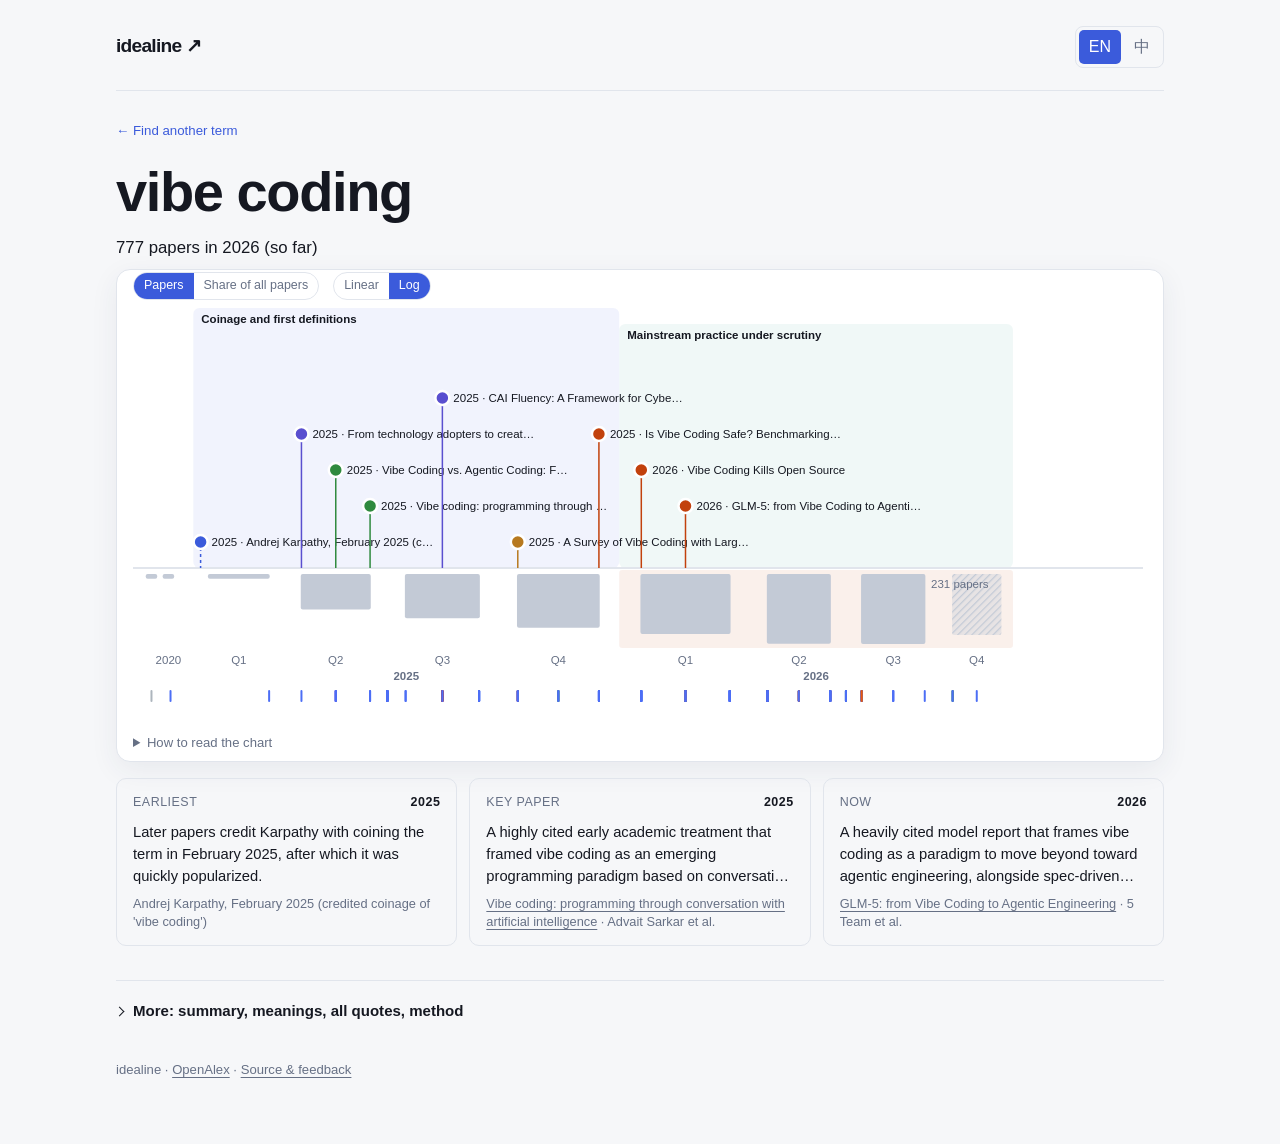
<file: docs/terms/vibe-coding.html>
<!doctype html>
<html lang="en"><head><meta charset="utf-8"><meta name="viewport" content="width=device-width,initial-scale=1">
<title>vibe coding · idealine</title>
<meta name="description" content="Read how papers use vibe coding: quoted passages, source links, and a short reading route.">
<style>
:root{--bg:#f6f7f9;--panel:#ffffff;--fg:#151821;--muted:#667085;--ink-soft:#3d4452;--line:#e1e5ec;--accent:#3b5bdb;--on-accent:#ffffff;
--ancestor:#7a6aa8;--origin:#0f8a7e;--coined:#3b5bdb;--popularized:#2f8a3e;--redefined:#b7791f;--applied:#5a4fcf;--critique:#c2410c;
--bar:#c3cad6;--era1:rgba(59,91,219,.07);--era2:rgba(15,138,126,.06);--glow:#e8edff;--shadow:0 8px 28px rgba(40,50,90,.07)}
@media (prefers-color-scheme:dark){:root:not([data-theme=light]){--bg:#0c0f15;--panel:#141922;--fg:#e7eaf0;--muted:#8a93a5;--ink-soft:#c2c8d3;--line:#252c39;--accent:#7c9cff;--on-accent:#0a0f1f;
--ancestor:#b6a6ff;--origin:#5fd3c4;--coined:#7ea2ff;--popularized:#7bd88f;--redefined:#e3b341;--applied:#a99cf5;--critique:#ff8a65;
--bar:#3a4050;--era1:rgba(124,156,255,.08);--era2:rgba(95,211,196,.06);--glow:rgba(124,156,255,.10);--shadow:0 12px 40px rgba(0,0,0,.45)}}
*{box-sizing:border-box}
body{margin:0;background:radial-gradient(1200px 500px at 50% -120px,var(--glow) 0%,transparent 70%) no-repeat,var(--bg);color:var(--fg);font:16px/1.6 ui-sans-serif,-apple-system,BlinkMacSystemFont,"Segoe UI","PingFang SC","Hiragino Sans GB","Noto Sans SC",sans-serif}
main{max-width:1080px;margin:0 auto;padding:28px 16px 64px}
.brand{font-size:.8rem;letter-spacing:.08em;text-transform:uppercase;color:var(--muted)}
.brand a{color:inherit}
h1{font-weight:650;letter-spacing:-.02em;font-size:clamp(1.8rem,4vw,2.6rem);line-height:1.15;margin:6px 0 10px}
.summary{font-size:1.08rem;max-width:760px;margin:0 0 8px;color:var(--ink-soft)}
.meta{color:var(--muted);font-size:.86rem}
.card{background:var(--panel);border:1px solid var(--line);border-radius:14px;margin-top:22px;box-shadow:var(--shadow);overflow:hidden}
.scroller{overflow-x:auto;-webkit-overflow-scrolling:touch}
svg text{fill:var(--fg);font-size:11.5px}
svg .muted{fill:var(--muted)}
.ms{cursor:pointer;outline:none}
.ms circle{stroke:var(--panel);stroke-width:2.5}
.ms:hover circle,.ms:focus circle,.ms.sel circle{stroke:var(--fg)}
.ms.sel text{font-weight:700}
.legend{display:flex;flex-wrap:wrap;gap:6px 14px;padding:10px 16px;border-top:1px solid var(--line);font-size:.8rem;color:var(--muted)}
.legend i{display:inline-block;width:9px;height:9px;border-radius:50%;margin-right:5px;vertical-align:0}
.hint{font-size:.8rem;color:var(--muted);padding:10px 16px 0}
.detail{padding:18px 20px}
.kind{font-size:.72rem;font-weight:700;letter-spacing:.07em;text-transform:uppercase}
.detail h2{font-size:1.2rem;font-weight:650;margin:4px 0 6px;line-height:1.3}
.detail h2 a{color:inherit}
.why{margin:0 0 10px}
.status{font-size:.78rem;color:var(--muted)}
blockquote{margin:10px 0;padding:2px 0 2px 12px;border-left:3px solid var(--line);color:var(--fg)}
blockquote cite{display:block;font-style:normal;color:var(--muted);font-size:.8rem;margin-top:3px}
blockquote cite a{color:inherit}
mark{background:transparent;color:inherit;font-weight:650;text-decoration:underline;text-decoration-color:var(--accent);text-decoration-thickness:2px}
.headline{margin:-6px 0 12px;font-size:.95rem;color:var(--ink-soft)}
.headline:empty{display:none}
.tlbar{display:flex;flex-wrap:wrap;gap:8px 14px;margin:2px 0 8px}
.tlseg{display:inline-flex;border:1px solid var(--line);border-radius:999px;overflow:hidden}
.tlseg button{font:inherit;font-size:.78rem;padding:3px 10px;border:0;background:transparent;color:var(--muted);cursor:pointer}
.tlseg button[aria-pressed=true]{background:var(--accent);color:var(--on-accent)}
.lanekey{flex-basis:100%;display:flex;flex-wrap:wrap;gap:4px 12px;margin-top:4px}
.lanekey i{border-radius:1px;width:4px}
.mslist{list-style:none;margin:10px 0 0;padding:0}
.mslist button{display:block;width:100%;text-align:left;font:inherit;font-size:.88rem;padding:6px 8px;border:0;border-radius:8px;background:transparent;color:var(--fg);cursor:pointer}
.mslist button.sel,.mslist button:hover{background:var(--era1)}
.mslist b{display:inline-block;min-width:1.4em;color:var(--accent)}
.checks{list-style:none;padding:0;margin:4px 0 10px;font-size:.88rem}
.checks li.ok{color:var(--coined)}.checks li.no{color:var(--critique)}
.shift,.caveat{font-size:.88rem;color:var(--muted);margin:4px 0 10px}
.prov{font-size:.78rem;color:var(--muted);margin-top:8px}
.era .mix{display:flex;height:8px;border-radius:4px;overflow:hidden;margin:10px 0 4px;background:var(--line)}
.era .mix span{display:block;height:100%}
.era .small{font-size:.8rem;margin:2px 0}
.era .badge{display:inline-block;font-size:.74rem;padding:1px 7px;border-radius:999px;margin:2px 4px 0 0;border:1px solid var(--line)}
.era .badge.new{color:var(--coined)}.era .badge.faded{color:var(--muted)}
.era .words{font-size:.84rem;margin-top:8px}
.era .words.thin{opacity:.6}
.era .words .nw{font-weight:600;color:var(--fg)}
.era .muted,.mixnote{color:var(--muted)}
.mixnote{grid-column:1/-1;font-size:.8rem;margin:0}
.qtick:hover rect:first-child{opacity:.6}
.roots:empty{display:none}
.roots{margin-top:22px;padding:14px 16px;border:1px solid var(--line);border-radius:12px;background:var(--panel)}
.roots h3{margin:0 0 8px;font-size:1rem}
.roots ul{margin:8px 0;padding-left:18px;font-size:.9rem}
.roots li{margin:0 0 4px}
.roots .muted{color:var(--muted)}.roots .small{font-size:.8rem;margin:6px 0 0}
.roots svg text{fill:var(--muted)}
.senses:empty{display:none}
.senses{margin:4px 0 14px;padding:12px 16px;border:1px solid var(--line);border-left:3px solid var(--accent);border-radius:10px;background:var(--panel);font-size:.92rem}
.senses p{margin:0 0 6px}
.senses details{margin-top:6px}
.senses summary{cursor:pointer;color:var(--accent);font-weight:600}
.senses ul{margin:8px 0 0;padding-left:18px}
.senses li{margin:0 0 8px}
.senses .muted{color:var(--muted)}
.senses li q{display:block;color:var(--muted);font-size:.86rem;margin-top:2px}
.eras{display:grid;grid-template-columns:repeat(auto-fit,minmax(230px,1fr));gap:12px;margin-top:22px}
.era{background:var(--panel);border:1px solid var(--line);border-radius:12px;padding:14px 16px}
.era b{display:block;font-size:.78rem;color:var(--muted);font-weight:600}
.era h3{margin:2px 0 6px;font-size:1rem}
.era p{margin:0;font-size:.92rem}
details{margin-top:28px;color:var(--muted);font-size:.88rem}
details summary{cursor:pointer}
footer{margin-top:36px;color:var(--muted);font-size:.82rem}
footer a{color:inherit}

/* Shared reading surface: quiet paper, ink, and selective evidence highlights. */
:root{--quote-mark:#e4ecfb;--warning-bg:#fff0ce}
@media(prefers-color-scheme:dark){:root:not([data-theme=light]){--quote-mark:#26345a;--warning-bg:#4a4024}}
body{background:var(--bg);font-size:16px;line-height:1.6}
main{max-width:1120px;padding:26px 36px 64px}
a{color:var(--accent);text-underline-offset:3px}
button,input,select,textarea{font:inherit}
button,a,summary,input,select,textarea{-webkit-tap-highlight-color:transparent}
:focus-visible{outline:2px solid var(--accent);outline-offset:4px}
[hidden]{display:none!important}
.site-nav{display:flex;align-items:center;justify-content:space-between;gap:20px;padding-bottom:22px;border-bottom:1px solid var(--line)}
.site-nav .wordmark{font-weight:750;font-size:1.2rem;text-decoration:none;color:var(--fg);letter-spacing:-.04em}
.reading-lang{display:flex;gap:3px;padding:3px;border:1px solid var(--line);border-radius:8px}
.reading-lang button{border:0;background:transparent;color:var(--muted);padding:4px 10px;border-radius:5px;cursor:pointer}
.reading-lang button[aria-pressed=true]{background:var(--accent);color:var(--on-accent)}
.term-header{padding:26px 0 4px}
.term-header>a{font-size:.83rem;text-decoration:none}
.term-header h1{font-weight:650;letter-spacing:-.025em;font-size:clamp(2rem,5vw,3.5rem);margin:18px 0 0}
.eyebrow,.source-label{font-size:.71rem;font-weight:700;letter-spacing:.08em;text-transform:uppercase;color:var(--accent)}
.brief-meta{display:flex;flex-wrap:wrap;gap:4px 20px;padding:12px 0 26px;color:var(--muted);font-size:.79rem}
.brief-meta span+span{margin-left:auto}
.reading-layout{display:grid;grid-template-columns:minmax(0,1fr) 210px;gap:44px;align-items:start}
.reading-main{min-width:0}
.section-heading{display:flex;align-items:baseline;justify-content:space-between;gap:8px 16px;flex-wrap:wrap}
.section-heading h3{font-size:1.03rem;letter-spacing:-.015em;margin:0;color:var(--fg)}
.section-heading>span{font-size:.72rem;color:var(--muted)}
.section-intro{font-size:.86rem;color:var(--muted);margin:6px 0 20px;max-width:65ch}
.source-card{padding:24px 28px;margin:0 0 16px;border:1px solid var(--line);border-radius:10px;background:var(--panel);scroll-margin:20px}
.source-card:focus{outline:2px solid var(--accent);outline-offset:3px}
.source-top{display:flex;justify-content:space-between;gap:12px;align-items:baseline}
.source-year{color:var(--ink-soft);font-size:.8rem;font-variant-numeric:tabular-nums;white-space:nowrap}
.source-type{font-size:.69rem;color:var(--muted);margin:6px 0 10px}
.source-type span{color:var(--muted)}
.source-card blockquote{font-size:1.22rem;line-height:1.65;letter-spacing:-.008em;margin:0;padding:0;border:0;overflow-wrap:anywhere}
mark{background:var(--quote-mark);color:var(--fg);font-weight:inherit;text-decoration:none;box-decoration-break:clone;-webkit-box-decoration-break:clone;padding:0;border-radius:2px;box-shadow:0 0 0 2px var(--quote-mark)}
.reading-note{font-size:.82rem;color:var(--ink-soft);margin:16px 0 0;line-height:1.6}
.reading-note b{font-weight:600;color:var(--accent);margin-right:5px}
.source-citation{border-top:1px solid var(--line);padding-top:14px;margin-top:20px}
.source-citation h4{font-size:.83rem;font-weight:600;line-height:1.5;margin:0;overflow-wrap:anywhere}
.source-citation h4 a{color:var(--fg);text-decoration:none}
.source-citation h4 a:hover{text-decoration:underline}
.source-citation p{font-size:.75rem;color:var(--muted);margin:4px 0 0}
.source-actions{display:flex;gap:12px;align-items:center;flex-wrap:wrap;margin-top:17px;font-size:.76rem}
.source-actions button,.source-actions a{cursor:pointer;min-height:36px;padding:7px 11px;border:1px solid var(--line);border-radius:5px;background:transparent;color:var(--accent);text-decoration:none;line-height:1.4}
.source-actions .paper-link{background:var(--accent);border-color:var(--accent);color:var(--on-accent)}
.source-actions .passage-link{margin-left:auto}
.source-actions button:hover{border-color:var(--accent)}
.source-warning{background:var(--warning-bg);color:var(--fg);font-size:.76rem;padding:6px 10px;border-radius:4px;margin:12px 0 0}
.copy-status{font-size:.75rem;color:var(--accent)}
.copy-status:not(:empty){margin-top:10px}
.copy-status textarea{display:block;width:100%;min-height:150px;border:1px solid var(--line);background:var(--bg);color:var(--fg);padding:12px;margin-top:8px;font-size:.8rem}
.reading-aside{border-top:2px solid var(--accent);padding-top:18px;position:sticky;top:22px}
.reading-aside>p{font-size:1.38rem;line-height:1.5;margin:12px 0 22px}
.reading-aside>a{display:flex;align-items:center;justify-content:space-between;text-decoration:none;font-size:.8rem;font-weight:600;border-bottom:1px solid var(--line);padding-bottom:12px}
.aside-count{font-size:.73rem;color:var(--muted);padding-top:12px}
.evidence-browser,.method-panel{border-top:1px solid var(--line);padding-top:22px;margin-top:30px;color:var(--ink-soft)}
.evidence-browser>summary,.method-panel>summary,.timeline-diagnostics>summary{font-size:.94rem;color:var(--fg);font-weight:600;cursor:pointer}
.evidence-browser>summary span{font-size:.75rem;margin-left:8px;font-weight:400;color:var(--muted)}
.evidence-browser>p,.method-panel>p{font-size:.84rem;max-width:76ch}
.evidence-filters{display:flex;gap:10px 12px;flex-wrap:wrap;align-items:flex-end;max-width:780px;margin:18px 0 6px}
.evidence-filters label{display:flex;flex-direction:column;gap:4px;font-size:.72rem;color:var(--muted);min-width:0;flex:0 1 auto}
.evidence-filters select{height:34px;background:var(--panel);color:var(--fg);border:1px solid var(--line);border-radius:6px;padding:0 32px 0 10px;font-size:.8rem;min-width:120px;max-width:280px;text-overflow:ellipsis}
.filter-status{font-size:.75rem;color:var(--muted);margin:0 0 8px auto;font-variant-numeric:tabular-nums}
.quote-results{max-width:780px;border-top:1px solid var(--line);margin-top:6px}
.load-more{margin-top:16px;padding:9px 18px;border:1px solid var(--accent);border-radius:5px;background:transparent;color:var(--accent);cursor:pointer}
.empty-state{border:1px dashed var(--line);padding:24px;border-radius:8px;font-size:.88rem}
.usage-panel{border-top:1px solid var(--line);padding-top:24px;margin-top:30px}
.usage-panel>p{font-size:.78rem;color:var(--muted);max-width:76ch;margin:8px 0 22px}
.usage-panel svg{display:block;width:100%;height:82px;fill:var(--accent)}
.usage-panel .partial-bar{opacity:.4}
.usage-axis{display:flex;justify-content:space-between;font-size:.71rem;color:var(--muted);margin-top:8px}
.method-panel h3{font-size:.88rem}
.timeline-diagnostics{margin-top:20px}
.file-tools{border-top:1px solid var(--line);margin-top:22px;padding-top:20px}
.file-tools>summary{font-size:.84rem;cursor:pointer}
.file-tools .actions{padding-top:12px}
.home main{max-width:1120px}
.home nav{padding-bottom:18px;border-bottom:1px solid var(--line)}
.home nav .logo{font-size:1.2rem;letter-spacing:-.04em}
.home .hero{text-align:left;max-width:none;margin:38px 0 0;display:grid;grid-template-columns:minmax(0,1fr) 290px;gap:0 56px}
.home .hero-copy h1{font-size:clamp(2.1rem,4.2vw,3.2rem);font-weight:700;letter-spacing:-.035em;line-height:1.1;margin:12px 0 18px;max-width:530px}
.home .hero-copy>p{font-size:.98rem;max-width:49ch;color:var(--ink-soft);margin:0 0 22px}
.home .hero-example{border-left:1px solid var(--line);padding:0 0 10px 25px;align-self:start}
.hero-example blockquote{font-size:1.04rem;line-height:1.65;border:0;padding:0;margin:12px 0}
.hero-example cite{font-size:.73rem;color:var(--muted);font-style:normal}
.hero-example>a{display:block;font-size:.77rem;margin-top:12px}
.home #trace-form{grid-column:1/-1;max-width:none;margin-top:4px}
.home .search{max-width:none;margin:0;border-radius:8px;padding:6px 6px 6px 18px;box-shadow:none}
.home .search input{font-size:1rem}
.home .btn{border-radius:5px;font-size:.85rem;padding:11px 20px}
.home .chips{justify-content:flex-start;max-width:none;margin-top:12px;gap:7px}
.home .chip{font-size:.77rem;padding:4px 10px;background:transparent;border:1px solid var(--line);color:var(--ink-soft);border-radius:4px}
.home .chip:hover{border-color:var(--accent);color:var(--accent)}
.home .keyline{font-size:.74rem;margin-top:13px}
.home #formmsg{margin:0;grid-column:1/-1;min-height:0}
.home #formmsg:not(:empty){padding-top:12px}
.home #result{margin-top:38px;border-top:1px solid var(--line);padding-top:24px}
.home .result-h h2{font-size:2.25rem;font-weight:650;letter-spacing:-.025em}
.home .tag{font-size:.65rem;letter-spacing:.09em}
.home #result.pending [data-part=reading],.home #result.pending .file-tools{display:none}
.home .section-h{font-size:1.3rem;font-weight:650;margin-top:48px}
.home .grid{grid-template-columns:repeat(auto-fit,minmax(225px,1fr));gap:12px}
.home .tcard{border-radius:8px;box-shadow:none;padding:18px;transition:border-color .15s}
.home .tcard:hover,.home .tcard:focus{transform:none;border-color:var(--accent)}
.home .tcard h3{font-size:1.06rem}
.home .tcard .spark{height:28px;opacity:.5}
.home .how{margin-top:44px;gap:24px;grid-template-columns:repeat(auto-fit,minmax(170px,1fr))}
.home .how b{font-size:.8rem}
.home .how p{font-size:.82rem}
.home .cli{margin-top:28px;max-width:none}
.home footer{border-top:1px solid var(--line);padding-top:18px;max-width:none}
.skip-link{position:absolute;left:12px;top:-100px;background:var(--panel);padding:10px;z-index:5}
.skip-link:focus{top:12px}
@media(max-width:760px){main{padding:18px 20px 44px}.reading-layout{grid-template-columns:minmax(0,1fr);gap:16px}.reading-aside{position:static;grid-row:1;padding:12px 0;border-top:0;border-bottom:1px solid var(--line)}.reading-aside>p{font-size:1.12rem;margin:6px 0 12px}.reading-aside>a{border:0;padding:0}.aside-count{display:none}.source-card{padding:20px}.home .hero{grid-template-columns:1fr;gap:0;margin-top:28px}.home .hero-example{display:none}.home .hero-copy h1{max-width:550px}.home .hero-copy>p{margin-bottom:18px}.brief-meta span+span{margin-left:0}.home .keyline{line-height:1.7}.home .result-h h2{font-size:1.9rem}}
@media(max-width:460px){main{padding:16px 14px 36px}.source-card{padding:18px 16px}.source-card blockquote{font-size:1.12rem}.source-actions{gap:8px}.source-actions button,.source-actions a{min-height:40px}.home nav .links{gap:10px}.home nav .links>a{font-size:.75rem}.home .hero-copy h1{font-size:2.2rem}.home .search{padding-left:12px}.home .search input{font-size:.89rem}.home .btn{padding:11px 12px}.evidence-filters label{min-width:120px}.section-heading>span{width:100%}}
/* The timeline leads the result; the source cards below are its evidence. */
.timeline-main{margin:6px 0 34px}
.timeline-main .timeline-summary{font-size:1.02rem;line-height:1.6;max-width:72ch;color:var(--fg);margin:0 0 10px}
.timeline-main .card{margin-top:8px}

/* Toolbar lines up with the hint text inside the timeline card. */
.card>.tlbar{padding:0 16px}
/* The roots spectrum scales down on narrow screens instead of widening the page. */
.roots svg{max-width:100%;height:auto}

/* Native selects get one look everywhere: same height as inputs, a quiet chevron. */
.select{position:relative;display:block}
.select select{appearance:none;-webkit-appearance:none;cursor:pointer;width:100%}
.select::after{content:"";position:absolute;right:13px;top:50%;width:6px;height:6px;border-right:1.5px solid var(--muted);border-bottom:1.5px solid var(--muted);transform:translateY(-70%) rotate(45deg);pointer-events:none}

/* Disclosure headings share one chevron instead of the browser triangle. */
.evidence-browser>summary,.method-panel>summary,.more-panel>summary,.file-tools>summary,.timeline-diagnostics>summary,.home .opts>summary{list-style:none;display:flex;align-items:center;gap:10px;width:fit-content}
.evidence-browser>summary::-webkit-details-marker,.method-panel>summary::-webkit-details-marker,.more-panel>summary::-webkit-details-marker,.file-tools>summary::-webkit-details-marker,.timeline-diagnostics>summary::-webkit-details-marker,.home .opts>summary::-webkit-details-marker{display:none}
.evidence-browser>summary::before,.method-panel>summary::before,.more-panel>summary::before,.file-tools>summary::before,.timeline-diagnostics>summary::before,.home .opts>summary::before{content:"";flex:none;width:6px;height:6px;border-right:1.5px solid currentColor;border-bottom:1.5px solid currentColor;transform:rotate(-45deg);transition:transform .15s}
.evidence-browser[open]>summary::before,.method-panel[open]>summary::before,.more-panel[open]>summary::before,.file-tools[open]>summary::before,.timeline-diagnostics[open]>summary::before,.home .opts[open]>summary::before{transform:rotate(45deg)}
.evidence-browser>summary span{margin-left:0;font-variant-numeric:tabular-nums}

/* Evidence list: compact rows, year first, so many passages can be scanned. */
.quote-row{display:grid;grid-template-columns:52px minmax(0,1fr);gap:0 16px;padding:18px 0;border-bottom:1px solid var(--line);scroll-margin:20px}
.quote-row:focus{outline:2px solid var(--accent);outline-offset:4px}
.qr-year{font-size:.84rem;font-weight:600;color:var(--ink-soft);font-variant-numeric:tabular-nums;padding-top:3px}
.quote-row blockquote{font-size:1rem;line-height:1.7;color:var(--fg);margin:0;padding:0;border:0;overflow-wrap:anywhere}
.qr-cite{font-size:.8rem;color:var(--muted);margin:8px 0 0;line-height:1.5;overflow-wrap:anywhere}
.qr-cite a{color:var(--fg);font-weight:600;text-decoration:none}
.qr-cite a:hover{color:var(--accent);text-decoration:underline}
.qr-foot{display:flex;flex-wrap:wrap;align-items:center;gap:6px 8px;margin-top:8px;font-size:.73rem}
.qr-tag{padding:1px 9px;border-radius:999px;background:color-mix(in srgb,var(--accent) 9%,transparent);color:var(--accent);line-height:1.6}
.qr-tag.plain{background:transparent;box-shadow:inset 0 0 0 1px var(--line);color:var(--muted)}
.qr-warn{background:var(--warning-bg);color:var(--fg);padding:1px 8px;border-radius:4px;line-height:1.6}
.qr-actions{margin-left:auto;display:flex;gap:2px}
.qr-actions button,.qr-actions a{background:none;border:0;color:var(--muted);cursor:pointer;padding:4px 8px;border-radius:5px;text-decoration:none;font-size:.73rem;line-height:1.4}
.qr-actions button:hover,.qr-actions a:hover{color:var(--accent);background:color-mix(in srgb,var(--accent) 8%,transparent)}
.quote-row .copy-status:not(:empty){margin-top:6px}

@media(max-width:760px){.evidence-filters label{flex:1 1 140px}.evidence-filters select{max-width:none}.filter-status{flex-basis:100%;margin:0}}
@media(max-width:460px){.quote-row{grid-template-columns:1fr}.qr-year{padding:0 0 2px}.qr-actions{margin-left:0}}
.alt-row{display:flex;flex-wrap:wrap;gap:6px;margin:0 0 16px}
.alt-row .chip{margin:0;border-color:var(--accent);color:var(--accent)}

/* Settings: one light column. Provider is a row of buttons, the version a menu,
   rarely needed fields fold under "More options". */
.home .opts{max-width:none;margin:12px 0 0;padding:0;border:0;border-radius:0;background:transparent}
.home .opts[open]{padding:0}
.home .opts>summary{font-size:.8rem;color:var(--muted);padding:6px 0}
.home .opts>summary:hover{color:var(--fg)}
/* Settings as a list: label left, current value right, tap a row to edit it in place. */
.opts-body.slist{margin-top:8px;max-width:560px;padding:0;border:1px solid var(--line);border-radius:12px;background:var(--panel);overflow:hidden}
.srow{margin:0;padding:0;border:0;border-top:1px solid var(--line);border-radius:0;background:transparent;font-size:inherit;color:var(--fg)}
.slist>.srow:first-child{border-top:0}
#keyrow>.srow{border-top:1px solid var(--line)}
.srow>summary{list-style:none;display:flex;align-items:center;gap:12px;padding:13px 16px;cursor:pointer;font-size:.86rem}
.srow>summary::-webkit-details-marker{display:none}
.srow>summary:hover{background:color-mix(in srgb,var(--fg) 3%,transparent)}
.srow>summary:focus-visible{outline:2px solid var(--accent);outline-offset:-2px}
.srow>summary::after{content:"";flex:none;width:6px;height:6px;margin-left:2px;border-right:1.5px solid var(--muted);border-bottom:1.5px solid var(--muted);transform:rotate(-45deg);transition:transform .15s}
.srow[open]>summary::after{transform:rotate(45deg)}
.sl{flex:none;color:var(--fg)}
.sv{flex:1;min-width:0;text-align:right;color:var(--muted);white-space:nowrap;overflow:hidden;text-overflow:ellipsis}
.sv.ok{color:var(--accent)}
.sv.link{color:var(--accent)}
.sedit{display:flex;flex-direction:column;gap:10px;padding:2px 16px 16px}
.opts .sedit .opts-hint,.home .opts .sedit .privacy{margin:0;font-size:.76rem;color:var(--muted);line-height:1.55}
.opts-hint{font-size:.74rem;font-weight:400;color:var(--muted)}
.seg{display:flex;flex-wrap:wrap;gap:6px}
.seg button{font:inherit;font-size:.8rem;padding:6px 12px;border:1px solid var(--line);border-radius:999px;background:transparent;color:var(--ink-soft);cursor:pointer}
.seg button:hover{border-color:var(--accent);color:var(--accent)}
.seg button[aria-pressed=true]{background:var(--accent);border-color:var(--accent);color:var(--on-accent)}
.opts input:not([type=checkbox]),.opts select{width:100%;height:36px;padding:0 11px;font:inherit;font-size:.85rem;border:1px solid var(--line);border-radius:8px;background:var(--panel);color:var(--fg)}
.opts input:not([type=checkbox]):focus,.opts select:focus{outline:none;border-color:var(--accent);box-shadow:0 0 0 3px color-mix(in srgb,var(--accent) 16%,transparent)}
.opts .select{display:block}
.opts .select select{padding-right:32px}
.keybox{display:flex;align-items:center;border:1px solid var(--line);border-radius:8px;background:var(--panel);padding:3px}
.keybox:focus-within{border-color:var(--accent);box-shadow:0 0 0 3px color-mix(in srgb,var(--accent) 16%,transparent)}
.opts .keybox input{border:0;height:30px;box-shadow:none;flex:1;min-width:0}
.opts .keybox input:focus{box-shadow:none}
.keybox button{font:inherit;font-size:.78rem;font-weight:600;height:30px;padding:0 14px;border:0;border-radius:6px;background:var(--accent);color:var(--on-accent);cursor:pointer;white-space:nowrap}
.keybox button:disabled{opacity:.55;cursor:wait}
.slink{font-size:.78rem;color:var(--accent);width:fit-content}
#keycheck{font-size:.78rem}
#keycheck:empty{display:none}
.oa-how{margin:0;padding-left:18px;font-size:.76rem;color:var(--muted);line-height:1.65}
.oa-how a{color:var(--accent)}
.opts label.sswitch,.sswitch{display:flex;align-items:center;gap:12px;padding:12px 16px;border-top:1px solid var(--line);margin:0;cursor:pointer;font-size:.86rem}
.sswitch .sl{flex:1;display:flex;flex-direction:column;gap:2px}
.opts input.switch{appearance:none;-webkit-appearance:none;flex:none;width:40px;height:24px;margin:0;border-radius:999px;background:var(--line);position:relative;cursor:pointer;transition:background .15s}
.opts input.switch::before{content:"";position:absolute;top:3px;left:3px;width:18px;height:18px;border-radius:50%;background:#fff;box-shadow:0 1px 2px rgba(0,0,0,.25);transition:transform .15s}
.opts input.switch:checked{background:var(--accent)}
.opts input.switch:checked::before{transform:translateX(16px)}
.opts input.switch:focus-visible{outline:2px solid var(--accent);outline-offset:2px}
.sfoot{display:flex;justify-content:flex-end;padding:10px 16px;border-top:1px solid var(--line);background:color-mix(in srgb,var(--fg) 2%,transparent)}
.sfoot .linkbtn{font-size:.76rem}
@media(max-width:460px){.srow>summary,.opts label.sswitch{padding:12px 14px}.sedit{padding:2px 14px 14px}}

/* Evidence filters: meaning and period as chips with counts, order as a toggle. */
.ev-filters{max-width:780px;margin:16px 0 0;display:flex;flex-direction:column;gap:10px}
.frow{display:grid;grid-template-columns:52px minmax(0,1fr);gap:8px;align-items:start}
.flabel{font-size:.74rem;color:var(--muted);padding-top:6px}
.fchips{display:flex;flex-wrap:wrap;gap:6px}
.fchip{display:inline-flex;align-items:center;gap:6px;font:inherit;font-size:.78rem;line-height:1.4;padding:4px 10px;border:1px solid var(--line);border-radius:999px;background:var(--panel);color:var(--ink-soft);cursor:pointer}
.fchip i,.qr-tag i{display:inline-block;width:7px;height:7px;border-radius:50%;flex:none}
.qr-tag i{margin-right:5px;vertical-align:1px}
.fchip .n{font-size:.7rem;color:var(--muted);font-variant-numeric:tabular-nums}
.fchip:hover{border-color:var(--accent)}
.fchip[aria-pressed=true]{background:color-mix(in srgb,var(--accent) 10%,var(--panel));border-color:var(--accent);color:var(--fg)}
.fchip[aria-pressed=true] .n{color:var(--accent)}
.fbar{display:flex;align-items:center;justify-content:space-between;gap:10px;margin-top:4px}
.fbar .filter-status{margin:0}
.sortseg{display:inline-flex;border:1px solid var(--line);border-radius:8px;padding:2px;background:var(--panel)}
.sortseg button{font:inherit;font-size:.74rem;border:0;background:transparent;color:var(--muted);padding:3px 10px;border-radius:6px;cursor:pointer}
.sortseg button[aria-pressed=true]{background:var(--accent);color:var(--on-accent)}
@media(max-width:460px){.frow{grid-template-columns:1fr;gap:4px}.flabel{padding-top:0}}

/* Free result: say what a model key adds, with one button to the settings row. */
.upsell{display:flex;align-items:center;gap:14px;max-width:780px;margin:12px 0 0;padding:12px 14px;border:1px solid color-mix(in srgb,var(--accent) 30%,var(--line));border-radius:10px;background:color-mix(in srgb,var(--accent) 6%,var(--panel))}
.upsell[hidden]{display:none}
.upsell p{margin:0;flex:1;font-size:.82rem;line-height:1.55;color:var(--ink-soft)}
.upsell .btn{flex:none;white-space:nowrap}
.upsell-acts{display:flex;align-items:center;gap:12px;flex:none}
.upsell-acts [hidden]{display:none}
@media(max-width:560px){.upsell{flex-direction:column;align-items:flex-start}}

/* One left inset (16px) for everything inside the timeline card. */
.card .mslist{padding:0 8px}
.card .detail{padding:18px 16px}
.mslist button{display:grid;grid-template-columns:1.6em minmax(0,1fr);align-items:baseline}

/* Test-code row: hidden unless the site carries a sealed test key. */
#tester-msg{font-size:.78rem}
#tester-msg:empty{display:none}
.slist>.srow[hidden]:first-child+.srow{border-top:0}

/* Short result: headline, chart, three cards. Everything else is folded. */
.timeline-main .headline{font-size:1.05rem;color:var(--fg);margin:0 0 6px}
.dnotes,.chart-key,.msfold{font-size:.82rem;color:var(--ink-soft);margin:4px 0 8px}
.dnotes>summary,.chart-key>summary,.msfold>summary,.more-panel>summary{cursor:pointer;color:var(--muted);width:fit-content}
.dnotes .dnote{margin:6px 0 0;line-height:1.5}
.dnotes .dnote a{color:inherit;text-decoration:underline;text-underline-offset:2px}
.card .chart-key,.card .msfold{padding:0 16px}
.card .chart-key .hint{padding:6px 0 0}
.card .detail:empty{display:none}
.story{display:grid;grid-template-columns:repeat(3,minmax(0,1fr));gap:12px;margin-top:16px}
.story-card{border:1px solid var(--line);border-radius:10px;padding:14px 16px;min-width:0}
.sc-top{display:flex;justify-content:space-between;align-items:baseline;font-size:.78rem;color:var(--muted);text-transform:uppercase;letter-spacing:.04em}
.sc-year{font-variant-numeric:tabular-nums;font-weight:600;color:var(--fg)}
.sc-line{margin:8px 0;font-size:.92rem;line-height:1.5;color:var(--fg);display:-webkit-box;-webkit-line-clamp:3;-webkit-box-orient:vertical;overflow:hidden}
.sc-src{margin:0;font-size:.8rem;line-height:1.4;color:var(--muted);display:-webkit-box;-webkit-line-clamp:2;-webkit-box-orient:vertical;overflow:hidden}
.sc-src a{color:inherit}
.more-panel{border-top:1px solid var(--line);padding-top:18px;margin-top:8px}
.more-panel>summary{font-size:.94rem;font-weight:600;color:var(--fg)}
.more-panel[open]>summary{margin-bottom:14px}
.more-panel .brief-meta{padding:0;display:block}
@media(max-width:760px){.story{grid-template-columns:minmax(0,1fr)}}
</style></head>
<body>
<a class="skip-link" href="#reading">Skip to sources</a>
<main>
<nav class="site-nav"><a class="wordmark" href="../index.html">idealine<span aria-hidden="true"> ↗</span></a>
<div class="reading-lang" role="group" aria-label="Language"><button type="button" data-reading-lang="en" aria-pressed="true">EN</button><button type="button" data-reading-lang="zh" aria-pressed="false">中</button></div></nav>
<header class="term-header"><a data-reading-back href="../index.html">← Find another term</a><h1>vibe coding</h1></header>
<div data-part="reading" id="reading"></div>
<noscript>This reading brief needs JavaScript to display the saved source passages.</noscript>
<footer>idealine · <a href="https://openalex.org">OpenAlex</a> · <a href="https://github.com/Yilinista/idealine">Source &amp; feedback</a></footer>
</main>

<script type="application/json" id="data">{"term": "vibe coding", "aliases": [], "summary": "The term 'vibe coding' is credited to Andrej Karpathy in February 2025 and quickly spread through software engineering, education and clinical research as a name for conversational, AI-driven programming. It now mostly means creating software by describing intent to LLMs or coding agents, often with little or no review of the generated code, and it is increasingly debated for its security, maintainability and open-source risks.", "counts": [[2019, 1], [2020, 1], [2025, 127], [2026, 777]], "quarters": [["2025-Q1", 1], ["2025-Q2", 13], ["2025-Q3", 27], ["2025-Q4", 59], ["2026-Q1", 101], ["2026-Q2", 228], ["2026-Q3", 231], ["2026-Q4", 108]], "undated": [[2025, 27], [2026, 109]], "totals": [[2019, 10105903], [2020, 10710989], [2021, 10234246], [2022, 9919123], [2023, 10662282], [2024, 10984643], [2025, 14188833], [2026, 18745510]], "roots": {"spectrum": [[1960, 4], [1961, 0], [1962, 0], [1963, 0], [1964, 0], [1965, 0], [1966, 4], [1967, 0], [1968, 2], [1969, 0], [1970, 0], [1971, 0], [1972, 2], [1973, 0], [1974, 0], [1975, 0], [1976, 0], [1977, 0], [1978, 0], [1979, 2], [1980, 0], [1981, 0], [1982, 0], [1983, 0], [1984, 2], [1985, 0], [1986, 2], [1987, 0], [1988, 4], [1989, 4], [1990, 0], [1991, 0], [1992, 5], [1993, 7], [1994, 6], [1995, 4], [1996, 3], [1997, 6], [1998, 0], [1999, 3], [2000, 4], [2001, 6], [2002, 2], [2003, 2], [2004, 7], [2005, 6], [2006, 14], [2007, 2], [2008, 4], [2009, 5], [2010, 5], [2011, 3], [2012, 0], [2013, 3], [2014, 4], [2015, 4], [2016, 2], [2017, 6], [2018, 12], [2019, 22], [2020, 11], [2021, 45], [2022, 58], [2023, 204], [2024, 234], [2025, 408], [2026, 74]], "peaks": [{"year": 2006, "count": 14, "title": "Using thematic analysis in psychology", "url": "https://doi.org/10.1191/1478088706qp063oa", "authors": "Virginia Braun et al.", "cites": 7}, {"year": 2019, "count": 22, "title": "Hybrid Intelligence", "url": "https://doi.org/10.1007/s12599-019-00595-2", "authors": "Dominik Dellermann et al.", "cites": 3}, {"year": 2024, "count": 234, "title": "A Large-Scale Survey on the Usability of AI Programming Assistants: Successes and Challenges", "url": "https://doi.org/10.1145/3597503.3608128", "authors": "Jenny T. Liang et al.", "cites": 7}, {"year": 2025, "count": 408, "title": "Vibe coding: programming through conversation with artificial intelligence", "url": "https://doi.org/10.48550/arxiv.2506.23253", "authors": "Advait Sarkar et al.", "cites": 20}], "papers": 100, "refs": 415}, "quotes": [{"id": "E1", "text": "Vibe coding effectiveness: a case study based approach", "title": "Vibe coding effectiveness: a case study based approach", "year": 2019, "date": "2019-01-01", "url": "https://openalex.org/W7125763179", "authors": "Χαράλαμπος Ν. Τζουφίδης", "fromTitle": true, "field": "Medicine", "inSet": 0, "sense": "unclear"}, {"id": "E2", "text": "Chose promise, chose due. À l’heure de l’IA et du vibe coding, le codage sécurisé a-t-il encore un sens ?", "title": "HORS-SÉRIE — Applications et développement sécurisé", "year": 2020, "date": "2020-08-23", "url": "https://doi.org/10.5281/zenodo.22069010", "authors": "Jean-François Faye", "fromTitle": false, "field": "Computer Science", "inSet": 0, "sense": "S1"}, {"id": "E3", "text": "Software development is undergoing a fundamental transformation as vibe coding becomes widespread, with large portions of contemporary codebases now being generated by Artificial Intelligence (AI).", "title": "Vibe Coding as a Reconfiguration of Intent Mediation in Software Development: Definition, Implications, and Research Agenda", "year": 2025, "date": "2025-01-01", "url": "https://doi.org/10.1109/access.2025.3645466", "authors": "Christian Meske et al.", "fromTitle": false, "field": "Computer Science", "inSet": 16, "sense": "S1"}, {"id": "E4", "text": "Code generation with large language models (LLMs), often termed vibe coding, is increasingly adopted in production but fails to ensure code quality, particularly in security (e.g., SQL injection vulnerabilities) and maintainability (e.g., missing type annotations).", "title": "Training Language Models to Generate Quality Code with Program Analysis Feedback", "year": 2025, "date": "2025-01-01", "url": "https://doi.org/10.52202/085713-4540", "authors": "Feng Yao et al.", "fromTitle": false, "field": "Computer Science", "inSet": 2, "sense": "S1"}, {"id": "E5", "text": "Vibe Coding as a Reconfiguration of Intent Mediation in Software Development: Definition, Implications, and Research Agenda", "title": "Vibe Coding as a Reconfiguration of Intent Mediation in Software Development: Definition, Implications, and Research Agenda", "year": 2025, "date": "2025-01-01", "url": "https://doi.org/10.2139/ssrn.5378201", "authors": "Christian Meske et al.", "fromTitle": true, "field": "Computer Science", "inSet": 5, "sense": "S1"}, {"id": "E6", "text": "Vibe Coding and AI-Led Conversational Programming: Emerging Trends in Software Development", "title": "Vibe Coding and AI-Led Conversational Programming: Emerging Trends in Software Development", "year": 2025, "date": "2025-01-01", "url": "https://doi.org/10.2139/ssrn.5469367", "authors": "Irfan Samsyudin", "fromTitle": true, "field": "Computer Science", "inSet": 0, "sense": "S1"}, {"id": "E7", "text": "One such paradigm is \"vibe coding,\" in which users transmit desired outcomes or provide feedback on AI-generated solutions through natural, emotion-aware, and context-sensitive interactions, rather than writing low-level code.", "title": "Vibe Coding: A Paradigm Shift in Human-AI Collaborative Programming", "year": 2025, "date": "2025-01-01", "url": "https://doi.org/10.64149/j.ver.8.18s.160-164", "authors": "Jaimin Jani et al.", "fromTitle": false, "field": "Computer Science", "inSet": 0, "sense": "S4"}, {"id": "E8", "text": "From Vibe-Coding to Vibe-Governance: How AI Is Rewriting the Rules of Power", "title": "From Vibe-Coding to Vibe-Governance: How AI Is Rewriting the Rules of Power", "year": 2025, "date": "2025-01-01", "url": "https://doi.org/10.2139/ssrn.5582492", "authors": "Ihor Samokhodsky", "fromTitle": true, "field": "Social Sciences", "inSet": 0, "sense": "S5"}, {"id": "E9", "text": "VIBE CODING E ENSINO HUMANIZADO COM IA: UMA PROPOSTA INCLUSIVA PARA A FORMAÇÃO EM ENGENHARIA", "title": "VIBE CODING E ENSINO HUMANIZADO COM IA: UMA PROPOSTA INCLUSIVA PARA A FORMAÇÃO EM ENGENHARIA", "year": 2025, "date": "2025-01-01", "url": "https://doi.org/10.37702/2175-957x.cobenge.2025.6030", "authors": "José Augusto de Lima Prestes", "fromTitle": true, "field": "Social Sciences", "inSet": 0, "sense": "S1"}, {"id": "E10", "text": "AI-Native Software Engineering and Vibe Coding: A Strategic Technical Survey for Modern Engineering Leadership(2025-2035)", "title": "AI-Native Software Engineering and Vibe Coding: A Strategic Technical Survey for Modern Engineering Leadership(2025-2035)", "year": 2025, "date": "2025-01-01", "url": "https://doi.org/10.2139/ssrn.5894202", "authors": "Freeman Jackson", "fromTitle": true, "field": "Computer Science", "inSet": 0, "sense": "S1"}, {"id": "E11", "text": "Supplementary Material for the ICSE SEET 2026 article Can you feel the vibes?\": An exploration of novice programmer engagement with vibe coding", "title": "Supplementary Material - ICSE SEET 2026 Submission", "year": 2025, "date": "2025-01-01", "url": "https://doi.org/10.6084/m9.figshare.30227314", "authors": "Kiev Santos da Gama et al.", "fromTitle": false, "field": "Computer Science", "inSet": 1, "sense": "S1"}, {"id": "E12", "text": "Este artigo apresenta um estudo de caso sobre a aceleração da inovação tecnológica no ensino stricto sensu, realizado na disciplina de Metodologia da Pesquisa do Mestrado Profissional em Vigilância em Saúde da Universidade Iguaçu (UNIG).A investigação analisa como a convergência entre Metodologias Ágeis e a técnica de Vibe Coding permitiu a prototipagem rápida de soluções digitais por discentes com expertise em saúde, porém sem formação em progr…", "title": "METODOLOGIAS ÁGEIS E VIBE CODING NA UNIVERSIDADE IGUAÇU (UNIG): ACELERAÇÃO DA INOVAÇÃO TECNOLÓGICA NO MESTRADO PROFISSIONAL EM VIGILÂNCIA EM SAÚDE: UM ESTUDO DE CASO NA DISCIPLINA METODOLOGIA DA PESQUISA SOBRE A PROTOTIPAGEM DE SOLUÇÕES DIGITAIS MEDIADA POR INTELIGÊNCIA ARTIFICIAL", "year": 2025, "date": "2025-01-01", "url": "https://doi.org/10.47094/978-65-284-0281-6/589-599", "authors": "Ricardo Marciano dos Santos et al.", "fromTitle": false, "field": "Engineering", "inSet": 0, "sense": "S1"}, {"id": "E13", "text": "The Hidden Legal Minefield: How AI-Assisted \"Vibe Coding\" Amplifies Software Development Risks and How Technology can Provide Solutions", "title": "The Hidden Legal Minefield: How AI-Assisted \"Vibe Coding\" Amplifies Software Development Risks and How Technology can Provide Solutions", "year": 2025, "date": "2025-01-01", "url": "https://doi.org/10.2139/ssrn.5403926", "authors": "John Goodhue", "fromTitle": true, "field": "Social Sciences", "inSet": 0, "sense": "S1"}, {"id": "E14", "text": "AI-Assisted Development (Vibe Coding): An Introduction for Research and Learning", "title": "AI-Assisted Development (Vibe Coding): An Introduction for Research and Learning", "year": 2025, "date": "2025-01-01", "url": "https://doi.org/10.13140/rg.2.2.24771.46889", "authors": "Uzwyshyn, Ray", "fromTitle": true, "field": "Computer Science", "inSet": 0, "sense": "S1"}, {"id": "E15", "text": "We then discuss potential approaches that may become increasingly relevant in this evolving landscape, namely agile leadership and vibe coding.", "title": "Post Agility – A Review and Outlook", "year": 2025, "date": "2025-01-01", "url": "https://doi.org/10.18420/pvm2025_08", "authors": "Brandt, Sarah et al.", "fromTitle": false, "field": "Computer Science", "inSet": 0, "sense": "S1"}, {"id": "E16", "text": "This was addressed using the vibe coding method through the Lovable AI platform, enabling rapid deployment with a chat interface connected to the OpenAI API.", "title": "Developing Advanced Northern Lights AI-Assistant with OpenAI API", "year": 2025, "date": "2025-01-01", "url": "https://openalex.org/W7114620501", "authors": "Vanhatapio, Juhani", "fromTitle": false, "field": "Computer Science", "inSet": 0, "sense": "S1"}, {"id": "E17", "text": "Custom GPTs vs. Gemini Gems: A Technical Comparison of AI Assistant Platforms Including an Analysis of Vibe Coding for Agentic AI Development", "title": "Custom GPTs vs. Gemini Gems: A Technical Comparison of AI Assistant Platforms Including an Analysis of Vibe Coding for Agentic AI Development", "year": 2025, "date": "2025-01-01", "url": "https://doi.org/10.2139/ssrn.5903642", "authors": "Freeman Jackson", "fromTitle": true, "field": "Computer Science", "inSet": 0, "sense": "S1"}, {"id": "E18", "text": "PENGEMBANGAN AI CALL CENTER BERBASIS REPLIT VIBE CODING", "title": "PENGEMBANGAN AI CALL CENTER BERBASIS REPLIT VIBE CODING", "year": 2025, "date": "2025-01-01", "url": "https://doi.org/10.13140/rg.2.2.20214.87363", "authors": "Ashari Abidin", "fromTitle": true, "field": "Computer Science", "inSet": 0, "sense": "S1"}, {"id": "E19", "text": "Vibe Coding with GitHub Copilot: Enhancing Productivity by Leveraging GitHub Copilot Inside Visual Studio", "title": "Vibe Coding with GitHub Copilot: Enhancing Productivity by Leveraging GitHub Copilot Inside Visual Studio", "year": 2025, "date": "2025-01-01", "url": "https://doi.org/10.1007/979-8-8688-2196-7", "authors": "Naga Santhosh Reddy Vootukuri", "fromTitle": true, "field": "Computer Science", "inSet": 0, "sense": "S1"}, {"id": "E20", "text": "First, we will learn how to deploy our web application on a cloud platform, and we will end this book talking about vibe coding, where coding could literally be replaced with natural language.", "title": "Deployment and Future of Web Development", "year": 2025, "date": "2025-01-01", "url": "https://doi.org/10.1007/979-8-8688-2074-8_13", "authors": "Shantanu Baruah", "fromTitle": false, "field": "Computer Science", "inSet": 0, "sense": "S1"}, {"id": "E21", "text": "Vibe Coding и искусственный интеллект: инструменты цифровой методической деятельности педагога", "title": "Vibe Coding и искусственный интеллект: инструменты цифровой методической деятельности педагога", "year": 2025, "date": "2025-01-01", "url": "https://openalex.org/W7119263641", "authors": "А. П. Байжанова et al.", "fromTitle": true, "field": "Social Sciences", "inSet": 0, "sense": "S1"}, {"id": "E22", "text": "ИНЖЕНЕРНЫЙ ПОДХОД К ИИ: ИСПОЛЬЗОВАНИЕ SPEC DRIVEN DEVELOPMENT ДЛЯ ВАЛИДАЦИИ VIBE CODING", "title": "ИНЖЕНЕРНЫЙ ПОДХОД К ИИ: ИСПОЛЬЗОВАНИЕ SPEC DRIVEN DEVELOPMENT ДЛЯ ВАЛИДАЦИИ VIBE CODING", "year": 2025, "date": "2025-01-01", "url": "https://openalex.org/W7123372587", "authors": "Елманов И. В.", "fromTitle": true, "field": "Computer Science", "inSet": 0, "sense": "S1"}, {"id": "E23", "text": "Tools such as Cursor and Claude Code have popularized \"vibe coding\" (where developers steer development through high-level intent), commonly relying on context engineering and Retrieval-Augmented Generation (RAG) to ground generation in a codebase.", "title": "Code Digital Twin: A Knowledge Infrastructure for AI-Assisted Complex Software Development", "year": 2025, "date": "2025-03-11", "url": "https://doi.org/10.48550/arxiv.2503.07967", "authors": "Xin Peng et al.", "fromTitle": false, "field": "Computer Science", "inSet": 0, "sense": "S1"}, {"id": "E24", "text": "To address these challenges, we introduce vibe coding, a novel AI-assisted, no-code development approach that enables educators to create interactive, customisable learning simulations without programming expertise.", "title": "From technology adopters to creators: Leveraging AI-assisted vibe coding to transform clinical teaching and learning", "year": 2025, "date": "2025-04-09", "url": "https://doi.org/10.1080/0142159x.2025.2488353", "authors": "Minyang Chow et al.", "fromTitle": false, "field": "Social Sciences", "inSet": 20, "sense": "S1"}, {"id": "E25", "text": "This papers reviews AI coding, and in particular the exploding interest in vibe coding, both in terms of main existing framework, advantages and challenges.", "title": "The Gotchas of AI Coding and Vibe Coding. It’s All About Support And Maintenance", "year": 2025, "date": "2025-05-07", "url": "https://doi.org/10.31219/osf.io/kjz9t_v1", "authors": "Stephane Herman Maes", "fromTitle": false, "field": "Computer Science", "inSet": 1, "sense": "S1"}, {"id": "E26", "text": "Vibe coding-where high-level natural-language directives orchestrate end-to-end software creation-has emerged as a transformative paradigm in modern development.", "title": "A Review on Vibe Coding: Fundamentals, State-of-the-art, Challenges and Future Directions", "year": 2025, "date": "2025-05-09", "url": "https://doi.org/10.36227/techrxiv.174681482.27435614/v1", "authors": "Partha Pratim Ray", "fromTitle": false, "field": "Computer Science", "inSet": 5, "sense": "S1"}, {"id": "E27", "text": "This paper addresses the emerging concept of \"vibe-coding\"—the translation of intuitive feelings or high-level intentions directly into software code.", "title": "Ensuring the Maintainability and Supportability of \"Vibe-Coded\" Software Systems: A Framework for Bridging Intuition and Engineering Rigor", "year": 2025, "date": "2025-05-09", "url": "https://doi.org/10.31219/osf.io/2nu8r_v1", "authors": "Stephane Herman Maes", "fromTitle": false, "field": "Computer Science", "inSet": 0, "sense": "S4"}, {"id": "E28", "text": "This article examines the emergence of intuitive programming approaches colloquially termed \"vibe coding\" alongside traditional no-code and low code platforms, analyzing their combined potential to democratize software engineering practices.", "title": "Democratizing Software Engineering through Generative AI and Vibe Coding: The Evolution of No-Code Development", "year": 2025, "date": "2025-05-17", "url": "https://doi.org/10.32996/jcsts.2025.7.4.66", "authors": "Akhilesh Gadde", "fromTitle": false, "field": "Computer Science", "inSet": 14, "sense": "S1"}, {"id": "E29", "text": "This review presents a comprehensive analysis of two emerging paradigms in AI-assisted software development: vibe coding and agentic coding.", "title": "Vibe Coding vs. Agentic Coding: Fundamentals and Practical Implications of Agentic AI", "year": 2025, "date": "2025-05-26", "url": "https://doi.org/10.48550/arxiv.2505.19443", "authors": "Ranjan Sapkota et al.", "fromTitle": false, "field": "Computer Science", "inSet": 22, "sense": "S1"}, {"id": "E30", "text": "Vibe coding is a recent Generative AI innovation where a human operator provides conversational natural language description of a problem and an AI assistant writes the code to develop a solution.", "title": "Generative AI Vibe Coding for Prototyping Industrial Systems", "year": 2025, "date": "2025-06-20", "url": "https://doi.org/10.1109/isie62713.2025.11124737", "authors": "Daswin De Silva et al.", "fromTitle": false, "field": "Computer Science", "inSet": 3, "sense": "S1"}, {"id": "E31", "text": "We examine \"vibe coding\": an emerging programming paradigm where developers primarily write code by interacting with code-generating large language models rather than writing code directly.", "title": "Vibe coding: programming through conversation with artificial intelligence", "year": 2025, "date": "2025-06-29", "url": "https://doi.org/10.48550/arxiv.2506.23253", "authors": "Advait Sarkar et al.", "fromTitle": false, "field": "Computer Science", "inSet": 23, "sense": "S1"}, {"id": "E32", "text": "Vibe coding: a new paradigm for biomedical software development", "title": "Vibe coding: a new paradigm for biomedical software development", "year": 2025, "date": "2025-07-01", "url": "https://doi.org/10.1186/s13040-025-00462-9", "authors": "Jason H. Moore et al.", "fromTitle": true, "field": "Decision Sciences", "inSet": 9, "sense": "S1"}, {"id": "E33", "text": "AI: Teritorial yang Belum Terpetakan Dari Data Menuju Empati Berhikmat Cogito Ergo Sum, Simulo Ergo Existo Mendesain Ulang “Manusia” Dari Tekstual ke Visual: Memikirkan Kembali Proses Perancangan Arsitektur AI sebagai Alat Transformasi Pendidikan: Mewujudkan Pembelajaran Kritikal dan Inovatif di UK Petra Vibe Coding: Apakah Masih Perlu Belajar Pengkodean? AI - Akal Imitasi ataukah Auto Idiot Dilema Digital: AI, Stress, dan Perilaku Kerja Inovati…", "title": "AI: Teritorial yang Belum Terpetakan Dari Data Menuju Empati Berhikmat Cogito Ergo Sum, Simulo Ergo Existo Mendesain Ulang “Manusia” Dari Tekstual ke Visual: Memikirkan Kembali Proses Perancangan Arsitektur AI sebagai Alat Transformasi Pendidikan: Mewujudkan Pembelajaran Kritikal dan Inovatif di UK Petra Vibe Coding: Apakah Masih Perlu Belajar Pengkodean? AI - Akal Imitasi ataukah Auto Idiot Dilema Digital: AI, Stress, dan Perilaku Kerja Inovatif Guru di Indonesia Kisah Angin dan Matahari: Hasil Simulasi AI di Tangan Mahasiswa Ngobrol dengan AI: Cerita Mahasiswa Introduksi dalam Imajinasi Pemanfaatan AI dalam Mendukung Pembuatan Koleksi Fashion: Studi Kasus TheNewBlack.ai Saat AI Masuk Kelas: Pengalaman dari Mata Kuliah Technopreneurship Otak dan Mata Virtual: Kolaborasi AI dalam Perancangan Arsitektur Kota Visioner AI untuk Pembelajaran: Adaptasi Asesmen di Era AI Saat AI Menulis, Manusia Tetap Berpikir: Harmoni antara Akal Sehat dan Algoritma Artificial Intelligence dan Disabilitas: Pemanfaatannya dalam Desain Arsitektur Universal yang Ramah bagi Semua “Mantra” Prompt Peramal Masa Depan Mahasiswa Dialog Berbangsa: Belajar Bersama ChatGPT Bodoh Kali AI-ku Tepatkah Strategi Penilaianku?", "year": 2025, "date": "2025-07-17", "url": "https://openalex.org/W2310822250", "authors": "Toong Tjiek Liauw et al.", "fromTitle": true, "field": "Social Sciences", "inSet": 0, "sense": "S1"}, {"id": "E34", "text": "Vibe coding, which is structured, prompt-driven code generation with large language models (LLMs) embedded in reproducible workflows, offers one pragmatic response.", "title": "Academic Vibe Coding: Opportunities for Accelerating Research in an Era of Resource Constraint", "year": 2025, "date": "2025-08-01", "url": "https://doi.org/10.48550/arxiv.2508.00952", "authors": "Matthew Gordon Crowson et al.", "fromTitle": false, "field": "Decision Sciences", "inSet": 1, "sense": "S1"}, {"id": "E35", "text": "Recent advances in large language models (LLMs) and multi-agent systems have demonstrated remarkable capabilities in complex problem-solving tasks such as deep research, vibe coding, and mathematical reasoning.", "title": "Chain-of-Agents: End-to-End Agent Foundation Models via Multi-Agent Distillation and Agentic RL", "year": 2025, "date": "2025-08-06", "url": "https://doi.org/10.48550/arxiv.2508.13167", "authors": "Weizhen Li et al.", "fromTitle": false, "field": "Computer Science", "inSet": 0, "sense": "S1"}, {"id": "E36", "text": "The invention of Generative AI and Large Language Models has recently given rise to \"vibe coding\" as a new paradigm of software development in which developers use natural language to state their high-level intent rather than writing or even being aware of the computer code.", "title": "What is Vibe coding and when should you use it (or not)?", "year": 2025, "date": "2025-08-07", "url": "https://doi.org/10.36227/techrxiv.175459780.03758839/v1", "authors": "Marko Horvat", "fromTitle": false, "field": "Computer Science", "inSet": 5, "sense": "S2"}, {"id": "E37", "text": "The main objective of the CAI framework is to accelerate the widespread adoption and effective use of artificial intelligence-based cybersecurity solutions, pathing the way to vibe-hacking, the cybersecurity analogon to vibe-coding.", "title": "CAI Fluency: A Framework for Cybersecurity AI Fluency", "year": 2025, "date": "2025-08-19", "url": "https://doi.org/10.48550/arxiv.2508.13588", "authors": "Víctor Mayoral-Vilches et al.", "fromTitle": false, "field": "Computer Science", "inSet": 0, "sense": "S5"}, {"id": "E38", "text": "Vibe coding is a conversational, AI-driven approach to software creation where developers guide large language models to generate code iteratively.", "title": "VIBECODING:A Mixed-MethodsCase Study on Conversational AIProgramming and ApplicationDevelopment", "year": 2025, "date": "2025-08-22", "url": "https://doi.org/10.71097/ijsat.v16.i3.7765", "authors": "Namish Hemdev", "fromTitle": false, "field": "Computer Science", "inSet": 0, "sense": "S1"}, {"id": "E39", "text": "This mirrors \"Vibe Coding,\" where AI generates syntactically correct but functionally flawed code, except scientific stakes are immeasurably higher.", "title": "The Rise of \"Vibe Science\": How AI Threatens Scientific Rigor", "year": 2025, "date": "2025-08-24", "url": "https://doi.org/10.36227/techrxiv.175606229.90717623/v1", "authors": "Isabelle Rose et al.", "fromTitle": false, "field": "Social Sciences", "inSet": 1, "sense": "S5"}, {"id": "E40", "text": "This exploratory study examined the consistency of human-AI collaboration by analyzing three extensive \"vibe coding\" sessions between a human product lead and an AI software engineer.", "title": "Vibe Coding: Is Human Nature the Ghost in the Machine?", "year": 2025, "date": "2025-08-28", "url": "https://doi.org/10.48550/arxiv.2508.20918", "authors": "Cory P. Knobel et al.", "fromTitle": false, "field": "Computer Science", "inSet": 2, "sense": "S1"}, {"id": "E41", "text": "This innovative practice article reports on the piloting of vibe coding (using natural language to create software applications with AI) for English as a Foreign Language (EFL) education.", "title": "A vibe coding learning design to enhance EFL students' talking to, through, and about AI", "year": 2025, "date": "2025-09-09", "url": "https://doi.org/10.48550/arxiv.2509.08854", "authors": "David James Woo et al.", "fromTitle": false, "field": "Arts and Humanities", "inSet": 1, "sense": "S1"}, {"id": "E42", "text": "Vibe coding, a term coined by Andrej Karpathy in February 2025, has quickly become a compelling and controversial natural language programming paradigm in AI-assisted software development.", "title": "Good Vibrations? A Qualitative Study of Co-Creation, Communication, Flow, and Trust in Vibe Coding", "year": 2025, "date": "2025-09-15", "url": "https://doi.org/10.48550/arxiv.2509.12491", "authors": "Veronica Pimenova et al.", "fromTitle": false, "field": "Computer Science", "inSet": 10, "sense": "S1"}, {"id": "E43", "text": "The emergence of large language models has introduced new opportunities in software development, particularly through a revolutionary paradigm known as vibe coding or \"coding by vibes\", in which developers express their software ideas in natural language and where the LLM generates the code.This paper investigates the potential of vibe coding to support novice programmers.The first author, without coding experience, attempted to create a 3D driv…", "title": "Vibe Coding in Practice: Building a Driving Simulator Without Expert Programming Skills", "year": 2025, "date": "2025-09-22", "url": "https://doi.org/10.1145/3744335.3758482", "authors": "Margarida Fortes-Ferreira et al.", "fromTitle": false, "field": "Computer Science", "inSet": 3, "sense": "S1"}, {"id": "E44", "text": "Two dominant paradigms have emerged in this space: Model-driven Engineering (MDE), leveraging Domain-specific Languages (DSLs) to abstract implementation and reduce the knowledge and expertise required, and LLM-based vibe coding, where developers interact with Large Language Models (LLMs) using natural language, allowing for rapid prototyping and code generation through conversations.", "title": "Toward efficient vibe coding: An LLM-based agent for low-code software development", "year": 2025, "date": "2025-09-24", "url": "https://doi.org/10.1016/j.cola.2025.101367", "authors": "Nikolaos Malamas et al.", "fromTitle": false, "field": "Computer Science", "inSet": 1, "sense": "S1"}, {"id": "E45", "text": "The system not only brings the Vibe Coding paradigm -- program development through natural language interaction with users -- to HPC programming, but also enables autonomous performance optimization with minimal user intervention through a sophisticated multi-agent design.", "title": "VibeCodeHPC: An Agent-Based Iterative Prompting Auto-Tuner for HPC Code Generation Using LLMs", "year": 2025, "date": "2025-09-26", "url": "https://doi.org/10.48550/arxiv.2510.00031", "authors": "Hayashi, Shun-ichiro et al.", "fromTitle": false, "field": "Computer Science", "inSet": 0, "sense": "S1"}, {"id": "E46", "text": "From vibe coding to vibe caring: what clinicians can learn", "title": "From vibe coding to vibe caring: what clinicians can learn", "year": 2025, "date": "2025-10-01", "url": "https://doi.org/10.1016/s0140-6736(25)01807-0", "authors": "Gwćnolć Abgrall et al.", "fromTitle": true, "field": "Medicine", "inSet": 1, "sense": "S5"}, {"id": "E47", "text": "Large Language Models (LLMs) have catalyzed vibe coding, where users leverage LLMs to generate and iteratively refine code through natural language interactions until it passes their vibe check.", "title": "SWE-IF: Aligning Code Evaluation with Human Preference", "year": 2025, "date": "2025-10-08", "url": "https://doi.org/10.48550/arxiv.2510.07315", "authors": "Zhong Ming et al.", "fromTitle": false, "field": "Computer Science", "inSet": 0, "sense": "S1"}, {"id": "E48", "text": "“Vibe coding” — the practice of developing software through iteratively conversing with a large language model (LLM) — has exploded in popularity within the last year.", "title": "Position: Vibe Coding Needs Vibe Reasoning: Improving Vibe Coding with Formal Verification", "year": 2025, "date": "2025-10-09", "url": "https://doi.org/10.1145/3759425.3763390", "authors": "Jacqueline Mitchell et al.", "fromTitle": false, "field": "Computer Science", "inSet": 1, "sense": "S1"}, {"id": "E49", "text": "This paper introduces vibe coding, an emerging AI-native programming paradigm in which a developer specifies high-level functional intent along with qualitative descriptors of the desired \"vibe\" (tone, style, or emotional resonance).", "title": "Vibe Coding: Toward an AI-Native Paradigm for Semantic and Intent-Driven Programming", "year": 2025, "date": "2025-10-09", "url": "https://doi.org/10.48550/arxiv.2510.17842", "authors": "Vinay Bamil", "fromTitle": false, "field": "Computer Science", "inSet": 0, "sense": "S4"}, {"id": "E50", "text": "A trend of vibe coding has emerged in the world of technology – code generation by neural networks from natural language.", "title": "Technological Stages of Neural Network AI Generation of System Program Code Based on Modular Neuro Integration", "year": 2025, "date": "2025-10-09", "url": "https://doi.org/10.11648/j.ajesa.20251001.12", "authors": "Evgeniy Grigorievich Bryndin", "fromTitle": false, "field": "Computer Science", "inSet": 0, "sense": "S1"}, {"id": "E51", "text": "The advancement of large language models (LLMs) has catalyzed a paradigm shift from code generation assistance to autonomous coding agents, enabling a novel development methodology termed \"Vibe Coding\" where developers validate AI-generated implementations through outcome observation rather than line-by-line code comprehension.", "title": "A Survey of Vibe Coding with Large Language Models", "year": 2025, "date": "2025-10-14", "url": "https://doi.org/10.48550/arxiv.2510.12399", "authors": "Ge, Yuyao et al.", "fromTitle": false, "field": "Computer Science", "inSet": 10, "sense": "S2"}, {"id": "E52", "text": "We explore vibe coding as a rapid prototyping approach powered by generative AI.", "title": "Vibe Coding and the New Prototyping Playbook", "year": 2025, "date": "2025-10-21", "url": "https://doi.org/10.1109/ms.2025.3597032", "authors": "Markus Borg et al.", "fromTitle": false, "field": "Computer Science", "inSet": 3, "sense": "S1"}, {"id": "E53", "text": "The emergence of 'vibe coding' in 2025 has substantially lowered this barrier to entry.", "title": "How Can Clinicians Leverage Vibe Coding for Machine Learning and Deep Learning Research?", "year": 2025, "date": "2025-10-30", "url": "https://doi.org/10.3803/enm.2025.2675", "authors": "Yoonhwan Lee et al.", "fromTitle": false, "field": "Medicine", "inSet": 3, "sense": "S1"}, {"id": "E54", "text": "Vibe Coding is a clinician-led design framework that embeds expert reasoning and the cognitive ‘feel’ of clinical decision-making into interactive educational tools.", "title": "Vibe Coding in nephrology education: clinician-led, AI-assisted development of open-source interactive learning tools", "year": 2025, "date": "2025-11-06", "url": "https://doi.org/10.1080/0886022x.2025.2581933", "authors": "Francesco Pesce et al.", "fromTitle": false, "field": "Social Sciences", "inSet": 3, "sense": "S3"}, {"id": "E55", "text": "Vibe coding is an emerging approach to programming education in which students collaborate with AI assistants in a creative and immersive manner.", "title": "Vibe Coding in Education", "year": 2025, "date": "2025-11-13", "url": "https://doi.org/10.1109/iceta67772.2025.11280285", "authors": "Gábor Kusper et al.", "fromTitle": false, "field": "Computer Science", "inSet": 3, "sense": "S3"}, {"id": "E56", "text": "The widespread adoption of large language models (LLMs) in software development has given rise to vibe coding—a practice in which developers rely on conversational prompts to generate and refine code.", "title": "The Prompt–Refactor–Verify (PRV) Cycle: A Human-Centered Framework for AI-Assisted Programming", "year": 2025, "date": "2025-11-26", "url": "https://doi.org/10.1109/ciees66347.2025.11300239", "authors": "Nikolay Yanev et al.", "fromTitle": false, "field": "Computer Science", "inSet": 0, "sense": "S1"}, {"id": "E57", "text": "Vibe Coding offers an accessible entry point to create interactive digital applications through human-in-the-loop conversational prompts and AI-assisted workflows.", "title": "Empowering Health Professions Educators: Developing Educational Tools with AI-Assisted Vibe Coding", "year": 2025, "date": "2025-11-28", "url": "https://doi.org/10.1007/s40670-025-02596-1", "authors": "Olivia Ng et al.", "fromTitle": false, "field": "Medicine", "inSet": 1, "sense": "S1"}, {"id": "E58", "text": "Vibe coding is a new software development paradigm in which human engineers prompt a large language model (LLM) agent to complete complex coding tasks with little supervision.", "title": "Is Vibe Coding Safe? Benchmarking Vulnerability of Agent-Generated Code in Real-World Tasks", "year": 2025, "date": "2025-12-02", "url": "https://doi.org/10.48550/arxiv.2512.03262", "authors": "Songwen Zhao et al.", "fromTitle": false, "field": "Computer Science", "inSet": 6, "sense": "S1"}, {"id": "E59", "text": "Case studies from workshops include introductions to GenAI and “vibe coding”.", "title": "Designing with Generative AI: Towards Technical, Ethical, and Critical Pedagogies in Interaction Design", "year": 2025, "date": "2025-12-08", "url": "https://doi.org/10.1145/3757372.3771861", "authors": "James Smith-Harvey", "fromTitle": false, "field": "Engineering", "inSet": 0, "sense": "S1"}, {"id": "E60", "text": "Vibe Coding (VC) is a form of software development assisted by generative AI, in which developers describe the intended functionality or logic via natural language prompts, and the AI system generates the corresponding source code.", "title": "Vibe Coding in Practice: Flow, Technical Debt, and Guidelines for Sustainable Use", "year": 2025, "date": "2025-12-11", "url": "https://doi.org/10.48550/arxiv.2512.11922", "authors": "Muhammad Waseem et al.", "fromTitle": false, "field": "Computer Science", "inSet": 3, "sense": "S1"}, {"id": "E61", "text": "In the last column, we promised to return to one of the inevitable challenges that vibe coding leaves us with.", "title": "An Abstraction Is Worth a Thousand Vibes", "year": 2025, "date": "2025-12-29", "url": "https://doi.org/10.1109/ms.2025.3621786", "authors": "Jan-Philipp Steghöfer et al.", "fromTitle": false, "field": "Computer Science", "inSet": 0, "sense": "S1"}, {"id": "E62", "text": "Recent advances in large language models (LLMs) have introduced new paradigms in software development, including vibe coding, AI-assisted coding, and agentic coding, fundamentally reshaping how software is designed, implemented, and maintained.", "title": "Coding With AI: From a Reflection on Industrial Practices to Future Computer Science and Software Engineering Education", "year": 2025, "date": "2025-12-30", "url": "https://openalex.org/W7118051977", "authors": "Hung-Fu Chang et al.", "fromTitle": false, "field": "Computer Science", "inSet": 1, "sense": "S1"}, {"id": "E63", "text": "SecureVibeBench: Benchmarking Secure Vibe Coding of AI Agents via Reconstructing Vulnerability-Introducing Scenarios", "title": "SecureVibeBench: Benchmarking Secure Vibe Coding of AI Agents via Reconstructing Vulnerability-Introducing Scenarios", "year": 2026, "date": "2026-01-01", "url": "https://doi.org/10.18653/v1/2026.acl-long.1107", "authors": "Junkai Chen et al.", "fromTitle": true, "field": "Computer Science", "inSet": 1, "sense": "S1"}, {"id": "E64", "text": "The rapid advancement of Large Language Models (LLMs) presents both challenges and opportunities for Natural Language Processing (NLP) education.This paper introduces \"Vibe Coding,\" a pedagogical approach that leverages LLMs as coding assistants while maintaining focus on conceptual understanding and critical thinking.We describe the implementation of this approach in a senior-level undergraduate NLP course, where students completed seven labs u…", "title": "From Code-Centric to Concept-Centric: Teaching NLP with LLM-Assisted \"Vibe Coding”", "year": 2026, "date": "2026-01-01", "url": "https://doi.org/10.18653/v1/2026.teachingnlp-1.3", "authors": "Hend Al-Khalifa", "fromTitle": false, "field": "Computer Science", "inSet": 0, "sense": "S3"}, {"id": "E65", "text": "Vibe Coding in Software Development: A Multivocal Literature Review", "title": "Vibe Coding in Software Development: A Multivocal Literature Review", "year": 2026, "date": "2026-01-01", "url": "https://doi.org/10.2139/ssrn.7166558", "authors": "Shahbaz Siddeeq et al.", "fromTitle": true, "field": "Computer Science", "inSet": 0, "sense": "S1"}, {"id": "E66", "text": "In emerging chat-based development practices such as vibe coding, prompts mediate the transformation of human intent into executable software.", "title": "Prompts Blend Requirements and Solutions: From Intent to Implementation", "year": 2026, "date": "2026-01-01", "url": "https://doi.org/10.4230/lipics.esem.2026.71", "authors": "Shalini Chakraborty et al.", "fromTitle": false, "field": "Computer Science", "inSet": 0, "sense": "S1"}, {"id": "E67", "text": "The integration of Large Language Models (LLMs) into software engineering education has driven the emergence of ``Vibe Coding,'' a paradigm where developers articulate high-level intent through natural language and delegate implementation to AI agents.", "title": "The Vibe-Check Protocol: Quantifying Cognitive Offloading in AI Programming", "year": 2026, "date": "2026-01-02", "url": "https://doi.org/10.48550/arxiv.2601.02410", "authors": "Aizierjiang Aiersilan", "fromTitle": false, "field": "Computer Science", "inSet": 0, "sense": "S1"}, {"id": "E68", "text": "Here, I demonstrate that modern large language models (LLMs) and autonomous coding agents can dramatically lower this barrier through a process called \"vibe coding\", an iterative, conversational style of software creation where users describe goals in natural language and AI agents generate, test, and refine executable code in real time.", "title": "Vibe Coding Omics Data Analysis Applications", "year": 2026, "date": "2026-01-06", "url": "https://doi.org/10.1021/acs.jproteome.5c00984", "authors": "Jesse G. Meyer", "fromTitle": false, "field": "Decision Sciences", "inSet": 1, "sense": "S1"}, {"id": "E69", "text": "методология создания технического задания и генерация кода с использованием искусственного интеллекта (vibe-coding).", "title": "Automation of software development for psychiatry, psychotherapy and medical psychology: methodology for creating technical specifications and code generation using artificial intelligence (vibe-coding)", "year": 2026, "date": "2026-01-12", "url": "https://doi.org/10.26617/1810-3111-2025-4(129)-57-70", "authors": "D. S. Radionov et al.", "fromTitle": false, "field": "Computer Science", "inSet": 0, "sense": "S1"}, {"id": "E70", "text": "Unlike \"vibe coding\" (natural-language task programming), Logotic Programming operates at the level of semantic architecture: it shapes the probability landscape in which intelligence traverses, recognizes, and stabilizes \"what is real\" within a bounded semantic domain.", "title": "Logotic Programming: A Method for Encoding Conditions of Intelligibility for Machine and Human Intelligence", "year": 2026, "date": "2026-01-18", "url": "https://doi.org/10.5281/zenodo.18286049", "authors": "Talos Morrow et al.", "fromTitle": false, "field": "Computer Science", "inSet": 0, "sense": "S1"}, {"id": "E71", "text": "In vibe coding, an AI agent builds software by selecting and assembling open-source software (OSS), often without users directly reading documentation, reporting bugs, or otherwise engaging with maintainers.", "title": "Vibe Coding Kills Open Source", "year": 2026, "date": "2026-01-21", "url": "https://doi.org/10.48550/arxiv.2601.15494", "authors": "Miklós Koren et al.", "fromTitle": false, "field": "Computer Science", "inSet": 0, "sense": "S1"}, {"id": "E72", "text": "Vibe coding is an emerging software engineering approach that transitions development from manual code writing to expressing conversational intent.", "title": "Responsible Vibe Coding: Architecture, Opportunities, and Research Agenda", "year": 2026, "date": "2026-01-28", "url": "https://doi.org/10.1080/08874417.2026.2621186", "authors": "Ibrahim A. Elgendy et al.", "fromTitle": false, "field": "Computer Science", "inSet": 3, "sense": "S1"}, {"id": "E73", "text": "The proliferation of AI-assisted \"vibe coding\" enables rapid software development but introduces significant security risks, as Large Language Models (LLMs) prioritize functional correctness over security.", "title": "Constitutional Spec-Driven Development: Enforcing Security by Construction in AI-Assisted Code Generation", "year": 2026, "date": "2026-01-31", "url": "https://doi.org/10.48550/arxiv.2602.02584", "authors": "Srinivas Rao Marri", "fromTitle": false, "field": "Computer Science", "inSet": 1, "sense": "S1"}, {"id": "E74", "text": "As Large Language Models increasingly automate complex, long-horizon tasks such as \\emph{vibe coding}, a supervision gap has emerged.", "title": "Steering LLMs via Scalable Interactive Oversight", "year": 2026, "date": "2026-02-04", "url": "https://doi.org/10.48550/arxiv.2602.04210", "authors": "Enyu Zhou et al.", "fromTitle": false, "field": "Computer Science", "inSet": 0, "sense": "S1"}, {"id": "E75", "text": "In this paper, inspired by the Vibe Coding, we introduce the \\textbf{Vibe AIGC}, a new paradigm for content generation via agentic orchestration, which represents the autonomous synthesis of hierarchical multi-agent workflows.", "title": "Vibe AIGC: A New Paradigm for Content Generation via Agentic Orchestration", "year": 2026, "date": "2026-02-04", "url": "https://doi.org/10.48550/arxiv.2602.04575", "authors": "Jiaheng Liu et al.", "fromTitle": false, "field": "Computer Science", "inSet": 0, "sense": "S5"}, {"id": "E76", "text": "The recent introduction of “vibe coding” may further transform how students program, as it introduces a new way for students to create software projects with minimal oversight.", "title": "Exploring Student-AI Interactions in Vibe Coding", "year": 2026, "date": "2026-02-09", "url": "https://doi.org/10.1145/3786228.3786236", "authors": "Francis Geng et al.", "fromTitle": false, "field": "Computer Science", "inSet": 10, "sense": "S1"}, {"id": "E77", "text": "Some journals, such as Journal of Educational Evaluation for Health Professions, make disclosure optional because AI-detection tools are unreliable and AI-assisted and human-written text are often intermingled.Discussion and conclusion: Natural language–based vibe-coding can also enhance peer review when prompts are designed to ensure reproducible analyses.", "title": "How editors perceive the use of generative artificial intelligence in writing academic papers: a narrative review", "year": 2026, "date": "2026-02-10", "url": "https://doi.org/10.5124/jkma.26.0008", "authors": "Sun Huh", "fromTitle": false, "field": "Social Sciences", "inSet": 0, "sense": "S1"}, {"id": "E78", "text": "Large language models (LLMs) are increasingly used for code generation in fast, informal development workflows, often referred to as vibe coding, where speed and convenience are prioritized, and security requirements are rarely made explicit.", "title": "GoodVibe: Security-by-Vibe for LLM-Based Code Generation", "year": 2026, "date": "2026-02-11", "url": "https://doi.org/10.48550/arxiv.2602.10778", "authors": "Maximilian Thang et al.", "fromTitle": false, "field": "Computer Science", "inSet": 0, "sense": "S1"}, {"id": "E79", "text": "Modern AI is changing this process by enabling experts and non-experts alike to generate code without actually writing it, instead using natural language instructions or \"vibe coding\".", "title": "Why Human Guidance Matters in Collaborative Vibe Coding", "year": 2026, "date": "2026-02-11", "url": "https://doi.org/10.48550/arxiv.2602.10473", "authors": "Haoyu Hu et al.", "fromTitle": false, "field": "Computer Science", "inSet": 0, "sense": "S1"}, {"id": "E80", "text": "This study explicates and explores the concept of “vibe coding,” or the use of AI platforms to teach relevant programming skills in a communication context.", "title": "Integrating Vibe Coding and Flow Theory: A Student-Centered Model for AI-Augmented Coding Education", "year": 2026, "date": "2026-02-14", "url": "https://doi.org/10.1177/10776958251407389", "authors": "Cindy Royal", "fromTitle": false, "field": "Computer Science", "inSet": 2, "sense": "S3"}, {"id": "E81", "text": "We present GLM-5, a next-generation foundation model designed to transition the paradigm of vibe coding to agentic engineering.", "title": "GLM-5: from Vibe Coding to Agentic Engineering", "year": 2026, "date": "2026-02-17", "url": "https://doi.org/10.48550/arxiv.2602.15763", "authors": "5 Team et al.", "fromTitle": false, "field": "Computer Science", "inSet": 1, "sense": "S1"}, {"id": "E82", "text": "Large Language Models (LLMs) are changing the coding paradigm, known as vibe coding, yet synthesizing algorithmically sophisticated and robust code still remains a critical challenge.", "title": "TAROT: Test-driven and Capability-adaptive Curriculum Reinforcement Fine-tuning for Code Generation with Large Language Models", "year": 2026, "date": "2026-02-17", "url": "https://doi.org/10.48550/arxiv.2602.15449", "authors": "C.Y. Park et al.", "fromTitle": false, "field": "Computer Science", "inSet": 0, "sense": "S1"}, {"id": "E83", "text": "This article examines the rise of “vibe coding” in 2025, highlighting its immediate impact on software creation, prototyping, and accessibility for nontechnical users.", "title": "Is Vibe Coding the Future of Software?", "year": 2026, "date": "2026-02-20", "url": "https://doi.org/10.1109/mc.2025.3634712", "authors": "Nir Kshetri et al.", "fromTitle": false, "field": "Computer Science", "inSet": 0, "sense": "S1"}, {"id": "E84", "text": "The recent introduction of vibe coding suggests a way to target the problem of the correctness of generated code by iterative testing and vibe coding feedback loops instead of direct code inspection.", "title": "Feedback-based Automated Verification in Vibe Coding of CAS Adaptation Built on Constraint Logic", "year": 2026, "date": "2026-02-20", "url": "https://doi.org/10.48550/arxiv.2602.18607", "authors": "Michal Töpfer et al.", "fromTitle": false, "field": "Computer Science", "inSet": 0, "sense": "S2"}, {"id": "E85", "text": "The democratization of Large Language Models has given rise to vibe coding, where novice programmers prioritize semantic intent over syntactic implementation.", "title": "Mitigating \"Epistemic Debt\" in Generative AI-Scaffolded Novice Programming using Metacognitive Scripts", "year": 2026, "date": "2026-02-22", "url": "https://doi.org/10.48550/arxiv.2602.20206", "authors": "Sreecharan Sankaranarayanan", "fromTitle": false, "field": "Computer Science", "inSet": 0, "sense": "S1"}, {"id": "E86", "text": "While \"Intent-oriented programming\" (or \"Vibe Coding\") redefines software engineering, existing code agents remain tethered to static code snapshots.", "title": "Your Code Agent Can Grow Alongside You with Structured Memory", "year": 2026, "date": "2026-02-25", "url": "https://doi.org/10.48550/arxiv.2603.13258", "authors": "Yi-Xuan Deng et al.", "fromTitle": false, "field": "Computer Science", "inSet": 0, "sense": "S1"}, {"id": "E87", "text": "We demonstrate its relevance across two user profiles: lay users engaged in vibe coding, who gain structural visibility otherwise masked by functional success; and professional developers, who gain richer contextual grounding for code review without increased overhead.", "title": "Beyond the 'Diff': Addressing Agentic Entropy in Agentic Software Development", "year": 2026, "date": "2026-03-03", "url": "https://doi.org/10.5281/zenodo.19700281", "authors": "Matteo Casserini et al.", "fromTitle": false, "field": "Computer Science", "inSet": 0, "sense": "S1"}, {"id": "E88", "text": "Code-generating tools are increasingly used in software development, yet experience reports on conversational \"vibe coding\" under production constraints remain limited.", "title": "Context Before Code: An Experience Report on Vibe Coding in Practice", "year": 2026, "date": "2026-03-10", "url": "https://doi.org/10.48550/arxiv.2603.11073", "authors": "Md Nasir Uddin Shuvo et al.", "fromTitle": false, "field": "Computer Science", "inSet": 0, "sense": "S1"}, {"id": "E89", "text": "In this paper, we interrogate the possibility of design homogenization in web vibe coding.", "title": "Interrogating Design Homogenization in Web Vibe Coding", "year": 2026, "date": "2026-03-13", "url": "https://doi.org/10.48550/arxiv.2603.13036", "authors": "Donghoon Shin et al.", "fromTitle": false, "field": "Computer Science", "inSet": 0, "sense": "S1"}, {"id": "E90", "text": "Recent advances in large language models (LLMs) have given rise to vibe coding, a style of software development where developers rely on AI coding assistants to generate, modify, and refactor code using natural language instructions.", "title": "VibeContract: The Missing Quality Assurance Piece in Vibe Coding", "year": 2026, "date": "2026-03-16", "url": "https://doi.org/10.48550/arxiv.2603.15691", "authors": "Song Wang", "fromTitle": false, "field": "Computer Science", "inSet": 0, "sense": "S1"}, {"id": "E91", "text": "Introduction: The emergence of Generative Artificial Intelligence has given rise to vibe-coding, a paradigm that allows educators without technical backgrounds to develop software using natural language.", "title": "Vibe-coding as a Teaching Competency in the Use of Artificial Intelligence for Medical Education: A Scoping Review", "year": 2026, "date": "2026-03-18", "url": "https://doi.org/10.6018/edumed.705121", "authors": "Josemaría Elizondo-García", "fromTitle": false, "field": "Medicine", "inSet": 0, "sense": "S1"}, {"id": "E92", "text": "Vibe-coding is merely the visible tip of an iceberg - the iceberg being a new cognitive ecology in which these two modes coexist as the necessary phases of problem-solving in the age of generative AI.", "title": "Navigational Thinking as an Emerging Paradigm of Computer Science in the Age of Generative AI", "year": 2026, "date": "2026-03-23", "url": "https://doi.org/10.48550/arxiv.2603.22133", "authors": "Ilya Levin", "fromTitle": false, "field": "Computer Science", "inSet": 0, "sense": "S1"}, {"id": "E93", "text": "The emergence of Large Language Models (LLMs) has catalyzed a paradigm shift in programming, giving rise to \"vibe coding\", where users can build complete projects and even control computers using natural language instructions.", "title": "WebTestBench: Evaluating Computer-Use Agents towards End-to-End Automated Web Testing", "year": 2026, "date": "2026-03-26", "url": "https://doi.org/10.48550/arxiv.2603.25226", "authors": "Fanheng Kong et al.", "fromTitle": false, "field": "Computer Science", "inSet": 0, "sense": "S1"}, {"id": "E94", "text": "Inspired by the \"vibe coding\" movement in software engineering, it occupies a middle ground between traditional manual research and fully autonomous AI research systems.", "title": "A Visionary Look at Vibe Researching", "year": 2026, "date": "2026-04-01", "url": "https://doi.org/10.48550/arxiv.2604.00945", "authors": "Yebo Feng et al.", "fromTitle": false, "field": "Computer Science", "inSet": 0, "sense": "S5"}, {"id": "E95", "text": "This paper’s contribution is not to re-validate that evidence, but to demonstrate that pedagogies once beyond the reach of resource-constrained educators are now meaningfully accessible through GenAI-enabled vibe coding.", "title": "Leveraging Generative AI Through Vibe Coding: A Case of Simulation-Based Curriculum Redesign in Management Education", "year": 2026, "date": "2026-04-02", "url": "https://doi.org/10.3390/educsci16040558", "authors": "Albert Munoz et al.", "fromTitle": false, "field": "Social Sciences", "inSet": 0, "sense": "S1"}, {"id": "E96", "text": "This claim has influenced developers to consider switching to Chinese for ``vibe coding'' to save on API costs.", "title": "Chinese Language Is Not More Efficient Than English in Vibe Coding: A Preliminary Study on Token Cost and Problem-Solving Rate", "year": 2026, "date": "2026-04-06", "url": "https://doi.org/10.48550/arxiv.2604.14210", "authors": "Simiao Ren et al.", "fromTitle": false, "field": "Computer Science", "inSet": 0, "sense": "S1"}, {"id": "E97", "text": "Vibe coding is the practice where coders rely on AI code generation tools through intuition and trial-and-error without necessarily understanding the underlying code.", "title": "Vibe Coding in Practice: Motivations, Challenges, and a Future Outlook – a Grey Literature Review", "year": 2026, "date": "2026-04-12", "url": "https://doi.org/10.1145/3786583.3786866", "authors": "Ahmed Fawzy et al.", "fromTitle": false, "field": "Computer Science", "inSet": 14, "sense": "S2"}, {"id": "E98", "text": "Emerging alongside generative AI and the broader trend of AI-assisted coding, the term “vibe coding” refers to creating software via natural language prompts rather than direct code authorship.", "title": "\"Can you feel the vibes?\": An exploration of novice programmer engagement with vibe coding", "year": 2026, "date": "2026-04-12", "url": "https://doi.org/10.1145/3786580.3786992", "authors": "Kiev Santos da Gama et al.", "fromTitle": false, "field": "Computer Science", "inSet": 3, "sense": "S1"}, {"id": "E99", "text": "Vibe coding transforms natural language commands into functional code through Artificial Intelligence (AI).", "title": "Dampak Tantangan dan Potensi Vibe Coding Berbasis AI dalam Lanskap Pendidikan Pemrograman: Tinjauan Literatur Sistematis", "year": 2026, "date": "2026-04-12", "url": "https://doi.org/10.65258/jutekom.v2.i2.52", "authors": "Akhmad Rezki Purnajaya", "fromTitle": false, "field": "Computer Science", "inSet": 0, "sense": "S1"}, {"id": "E100", "text": "At the same time, we are witnessing the growing popularity of vibe coding approaches that rely on Large Language Models (LLMs) to transform natural language descriptions into running code at the expense of potential code vulnerabilities, scalability issues and maintainability concerns.", "title": "Vibe-driven model-based engineering", "year": 2026, "date": "2026-04-12", "url": "https://doi.org/10.48550/arxiv.2604.10645", "authors": "Jordi Cabot", "fromTitle": false, "field": "Computer Science", "inSet": 0, "sense": "S1"}, {"id": "E101", "text": "Generative AI agents are reshaping human-computer interaction, shifting users from direct task execution to supervising machine-driven actions, especially the rise of “vibe coding” in programming.", "title": "Programmers Who Use Screen Readers in the Vibe Coding Era: Adaptation, Empowerment, and New Accessibility Landscape", "year": 2026, "date": "2026-04-13", "url": "https://doi.org/10.1145/3772318.3790726", "authors": "Nan Chen et al.", "fromTitle": false, "field": "Social Sciences", "inSet": 1, "sense": "S1"}, {"id": "E102", "text": "Many software development platforms now support LLM-driven programming, or “vibe coding”, a technique that allows one to specify programs in natural language and iterate from observed behavior, all without directly editing source code.", "title": "Computer Science Achievement and Writing Skills Predict Vibe Coding Proficiency", "year": 2026, "date": "2026-04-13", "url": "https://doi.org/10.1145/3772318.3791666", "authors": "Sverrir Thorgeirsson et al.", "fromTitle": false, "field": "Computer Science", "inSet": 1, "sense": "S2"}, {"id": "E103", "text": "Recent advances in generative AI have introduced a new programming paradigm—vibe coding, a natural language–driven mode of AI collaboration.", "title": "Exploring the Impacts and Challenges of Vibe Coding Paradigm to Children's Programming Learning and Practices", "year": 2026, "date": "2026-04-13", "url": "https://doi.org/10.1145/3772318.3790366", "authors": "Janice Jianing Si et al.", "fromTitle": false, "field": "Computer Science", "inSet": 1, "sense": "S1"}, {"id": "E104", "text": "A new generation of GenAI tools fueled by vibe coding practices promises to democratize software development, explicitly targeting users without programming backgrounds.", "title": "From Throw-Away to Takeaway: How GenAI and Vibe Coding Accelerate Prototyping Across Technical Skill Levels", "year": 2026, "date": "2026-04-13", "url": "https://doi.org/10.1145/3772318.3790757", "authors": "Charlotte Kobiella et al.", "fromTitle": false, "field": "Computer Science", "inSet": 1, "sense": "S1"}, {"id": "E105", "text": "Vibe Coding is conceptualised as a co-constituted form of programming through which humans and AI tools engage in the mutual shaping of a piece of code.", "title": "Vibe Coding Entanglements – Repositioning Boundaries of Intention, Authorship, and Responsibility in Programming with Generative AI", "year": 2026, "date": "2026-04-13", "url": "https://doi.org/10.1145/3772318.3791847", "authors": "Jakob Tholander et al.", "fromTitle": false, "field": "Computer Science", "inSet": 1, "sense": "S1"}, {"id": "E106", "text": "Recent advances in Generative AI Practices—from Generative Design to Vibe Coding—are reshaping who prototypes and how.", "title": "Generative Design and Vibe Coding: Rethinking The Design-Development Divide for UI Prototyping", "year": 2026, "date": "2026-04-13", "url": "https://doi.org/10.1145/3772363.3778802", "authors": "Xinqi Zhang et al.", "fromTitle": false, "field": "Computer Science", "inSet": 1, "sense": "S1"}, {"id": "E107", "text": "Novice Developers Produce Larger Review Overhead for Project Maintainers while Vibe Coding", "title": "Novice Developers Produce Larger Review Overhead for Project Maintainers while Vibe Coding", "year": 2026, "date": "2026-04-13", "url": "https://doi.org/10.1145/3793302.3793597", "authors": "Syed Ammar Asdaque et al.", "fromTitle": true, "field": "Computer Science", "inSet": 0, "sense": "S1"}, {"id": "E108", "text": "We conducted a 110-minute workshop with five clinical nurses designing an EMR interface, incorporating real-time “vibe coding”—LLM-assisted prototyping that transforms verbal descriptions into functional interfaces within minutes.", "title": "When Nurses Meet Vibe-Coding: Shifting from Problem Talk to Situated Specification in Participatory Design", "year": 2026, "date": "2026-04-13", "url": "https://doi.org/10.1145/3772363.3798470", "authors": "Junghwan Kim et al.", "fromTitle": false, "field": "Computer Science", "inSet": 0, "sense": "S1"}, {"id": "E109", "text": "The emergence of vibe coding, a paradigm where non-technical users instruct Large Language Models (LLMs) to generate executable codes via natural language, presents both significant opportunities and severe risks for the construction industry.", "title": "Is Vibe Coding the Future? An Empirical Assessment of LLM Generated Codes for Construction Safety", "year": 2026, "date": "2026-04-14", "url": "https://doi.org/10.48550/arxiv.2604.12311", "authors": "S M Jamil Uddin", "fromTitle": false, "field": "Social Sciences", "inSet": 0, "sense": "S1"}, {"id": "E110", "text": "Under the term Vibe Coding , we describe a practice-oriented mode of working in which functional prototypes and software artifacts primarily emerge through iterative, natural language conversation with an LLM.", "title": "Vibe Coding: intention instead of implementation", "year": 2026, "date": "2026-04-14", "url": "https://doi.org/10.1515/icom-2026-0018", "authors": "Christian Hohn et al.", "fromTitle": false, "field": "Computer Science", "inSet": 0, "sense": "S1"}, {"id": "E111", "text": "Vibe Coding in Radiology: Claude Code and ChatGPT Codex Leading to the Rise of the Radiologist-Developer", "title": "Vibe Coding in Radiology: Claude Code and ChatGPT Codex Leading to the Rise of the Radiologist-Developer", "year": 2026, "date": "2026-04-16", "url": "https://doi.org/10.1016/j.jacr.2026.04.008", "authors": "Kaustav Bera et al.", "fromTitle": true, "field": "Medicine", "inSet": 0, "sense": "S1"}, {"id": "E112", "text": "Remarkably, we observed the emergence of a new capability in omnimodal models: directly performing coding based on audio-visual instructions, which we call Audio-Visual Vibe Coding.", "title": "Qwen3.5-Omni Technical Report", "year": 2026, "date": "2026-04-17", "url": "https://doi.org/10.48550/arxiv.2604.15804", "authors": "Qwen Team", "fromTitle": false, "field": "Computer Science", "inSet": 0, "sense": "S1"}, {"id": "E113", "text": "Large Language Models (LLMs) are poised to disrupt knowledge work, with the emergence of delegated work as a new interaction paradigm (e.g., vibe coding).", "title": "LLMs Corrupt Your Documents When You Delegate", "year": 2026, "date": "2026-04-17", "url": "https://doi.org/10.48550/arxiv.2604.15597", "authors": "Philippe Laban et al.", "fromTitle": false, "field": "Computer Science", "inSet": 0, "sense": "S1"}, {"id": "E114", "text": "The era of agentic AI: Should nurses and midwives learn about vibe coding and AI agents for better health and care?", "title": "The era of agentic AI: Should nurses and midwives learn about vibe coding and AI agents for better health and care?", "year": 2026, "date": "2026-04-17", "url": "https://doi.org/10.1016/j.nepr.2026.104837", "authors": "Siobhán O’Connor et al.", "fromTitle": true, "field": "Medicine", "inSet": 0, "sense": "S1"}, {"id": "E115", "text": "Vibe coding turns natural-language intent into working software, but code generation alone does not give humans and agents a shared account of what they are building.", "title": "Scaling Human-AI Coding Collaboration Requires a Governable Consensus Layer", "year": 2026, "date": "2026-04-20", "url": "https://doi.org/10.48550/arxiv.2604.17883", "authors": "Tianfu Wang et al.", "fromTitle": false, "field": "Computer Science", "inSet": 0, "sense": "S1"}, {"id": "E116", "text": "We find that coding patterns are bimodal: in 41% of sessions, agents author virtually all committed code (\"vibe coding\"), while in 25%, humans write all code themselves.", "title": "SWE-chat: Coding Agent Interactions From Real Users in the Wild", "year": 2026, "date": "2026-04-22", "url": "https://doi.org/10.48550/arxiv.2604.20779", "authors": "Joachim Baumann et al.", "fromTitle": false, "field": "Computer Science", "inSet": 1, "sense": "S2"}, {"id": "E117", "text": "While vibe coding promises rapid prototyping, it often suffers from architectural drift, limited traceability, and reduced maintainability.", "title": "Shift-Up: A Framework for Software Engineering Guardrails in AI-native Software Development -- Initial Findings", "year": 2026, "date": "2026-04-22", "url": "https://doi.org/10.48550/arxiv.2604.20436", "authors": "Petrus Lipsanen et al.", "fromTitle": false, "field": "Computer Science", "inSet": 0, "sense": "S1"}, {"id": "E118", "text": "Historically, most do not have the technical knowledge to address these problems, but the recent emergence of \"vibe coding\" presents a transformative opportunity.", "title": "Vibe coding for clinicians: democratising bespoke software development for digital health innovation", "year": 2026, "date": "2026-04-24", "url": "https://doi.org/10.48550/arxiv.2604.22604", "authors": "Ariel Yuhan Ong et al.", "fromTitle": false, "field": "Medicine", "inSet": 0, "sense": "S1"}, {"id": "E119", "text": "The emergence of large language models has enabled vibe coding, a natural language approach to programming in which users describe intent and AI generates or revises code, potentially broadening access to programming while preserving meaningful learning outcomes.", "title": "Code for All: Educational Applications of the \"Vibe Coding\" Hackathon in Programming Education across All Skill Levels", "year": 2026, "date": "2026-04-24", "url": "https://doi.org/10.48550/arxiv.2604.22747", "authors": "Ashley J. Chen et al.", "fromTitle": false, "field": "Computer Science", "inSet": 0, "sense": "S1"}, {"id": "E120", "text": "ACM TechBrief: AI-Assisted Software Development, or Vibe Coding: Benefits and Risks of AI-Driven Software Development", "title": "ACM TechBrief: AI-Assisted Software Development, or Vibe Coding: Benefits and Risks of AI-Driven Software Development", "year": 2026, "date": "2026-04-28", "url": "https://doi.org/10.1145/3807518", "authors": "Simson Garfinkel et al.", "fromTitle": true, "field": "Computer Science", "inSet": 1, "sense": "S1"}, {"id": "E121", "text": "Recent advances in artificial intelligence have enabled vibe coding, in which clinicians express intent in natural language, and artificial intelligence generates executable code, allowing the development of no-/low-code, clinician-driven software.", "title": "Breast Reconstruction Morphology Evaluation Tool: Vibe Coding Empowers Clinicians as Creators", "year": 2026, "date": "2026-05-01", "url": "https://doi.org/10.1097/gox.0000000000007691", "authors": "Yuki Otsuki et al.", "fromTitle": false, "field": "Medicine", "inSet": 0, "sense": "S1"}, {"id": "E122", "text": "Molecular Vibe Coding, a paradigm where chemists interact with LLMs to generate executable programs for molecular tasks, has emerged as a flexible alternative to chemical agents with predefined tools, enabling chemists to express arbitrarily complex, customized workflows.", "title": "MolViBench: Evaluating LLMs on Molecular Vibe Coding", "year": 2026, "date": "2026-05-04", "url": "https://doi.org/10.48550/arxiv.2605.02351", "authors": "Jiatong Li et al.", "fromTitle": false, "field": "Pharmacology, Toxicology and Pharmaceutics", "inSet": 0, "sense": "S1"}, {"id": "E123", "text": "In the briefest sense, we can consider context engineering to be like a search platform, prompt engineering like a structured search strategy, and vibe coding like a search engine input.", "title": "Information Specialist Roles in the Era of Large Language Models: Prompting Continued Professional Development", "year": 2026, "date": "2026-05-11", "url": "https://doi.org/10.1177/18911803261449731", "authors": "Hannah O’Keefe et al.", "fromTitle": false, "field": "Computer Science", "inSet": 0, "sense": "S1"}, {"id": "E124", "text": "Agentic Agile-V: From Vibe Coding to Verified Engineering in Software and Hardware Development", "title": "Agentic Agile-V: From Vibe Coding to Verified Engineering in Software and Hardware Development", "year": 2026, "date": "2026-05-19", "url": "https://doi.org/10.48550/arxiv.2605.20456", "authors": "Christopher Koch", "fromTitle": true, "field": "Computer Science", "inSet": 0, "sense": "S1"}, {"id": "E125", "text": "This study examines an AI-mediated, game-making course grounded in the emerging “vibe coding” paradigm, where 24 novice PSTs iteratively constructed programs through natural language prompting.", "title": "From Prompt to Play: Examining Computational Thinking Through Vibe Coding in Game Making for Pre-Service Teacher Education", "year": 2026, "date": "2026-05-21", "url": "https://doi.org/10.3390/mti10050057", "authors": "Νικόλαος Πέλλας", "fromTitle": false, "field": "Computer Science", "inSet": 0, "sense": "S1"}, {"id": "E126", "text": "“Vibe coding”—where users describe applications in natural language and AI agents autonomously handle all implementation—has rapidly emerged as a mainstream development paradigm.", "title": "ViBench: A Benchmark on Vibe Coding", "year": 2026, "date": "2026-05-22", "url": "https://doi.org/10.1145/3786335.3813162", "authors": "Peter Yong Zhong et al.", "fromTitle": false, "field": "Computer Science", "inSet": 1, "sense": "S2"}, {"id": "E127", "text": "Agent 4: Teamwork and Collaboration for Vibe-Coding", "title": "Agent 4: Teamwork and Collaboration for Vibe-Coding", "year": 2026, "date": "2026-05-22", "url": "https://doi.org/10.1145/3786335.3813211", "authors": "Peter Yong Zhong et al.", "fromTitle": true, "field": "Computer Science", "inSet": 0, "sense": "S1"}, {"id": "E128", "text": "The adoption of Generative AI (GenAI) in software development is currently dominated by the discussion of “vibe coding,” in which developers describe the desired functionality in natural language and let large language models generate the corresponding code with minimal review.", "title": "Extending AI-Assisted Software Development Beyond Vibe Coding", "year": 2026, "date": "2026-05-22", "url": "https://doi.org/10.1007/978-3-032-27096-2_11", "authors": "Siniša Nešković et al.", "fromTitle": false, "field": "Computer Science", "inSet": 0, "sense": "S2"}, {"id": "E129", "text": "AI code generation tools have expanded software creation beyond professional developers, giving rise to vibe coding, a practice in which users generate software via natural-language prompts, evaluate outputs primarily by execution.", "title": "From Prompting to Verification: How Experience Shapes Vibe Coding Practices", "year": 2026, "date": "2026-05-23", "url": "https://doi.org/10.48550/arxiv.2605.24521", "authors": "Ahmed Fawzy et al.", "fromTitle": false, "field": "Computer Science", "inSet": 0, "sense": "S2"}, {"id": "E130", "text": "We evaluate 40 LLM-coded agents (by a wide range of state-of-the-art LLMs under multiple prompting methodologies, including vibe coding) against 17 human-coded agents developed before the advent of LLMs.", "title": "Can Vibe Coding Beat Graduate CS Students? An LLM vs. Human Coding Tournament on Market-driven Strategic Planning", "year": 2026, "date": "2026-05-24", "url": "https://doi.org/10.65109/seot8410", "authors": "Panayiotis Danassis et al.", "fromTitle": false, "field": "Computer Science", "inSet": 0, "sense": "S1"}, {"id": "E131", "text": "All six SFMs were built by a domain expert with no programming experience using vibe coding - natural-language-directed AI coding agents - with numerical claims independently verified by an orthogonal AI auditor.", "title": "Vibe Coding Specificity Foundation Models", "year": 2026, "date": "2026-06-04", "url": "https://doi.org/10.64898/2026.06.04.730134", "authors": "Sai T. Reddy", "fromTitle": false, "field": "Pharmacology, Toxicology and Pharmaceutics", "inSet": 0, "sense": "S1"}, {"id": "E132", "text": "The analysis further identifies a shift from instruction-based to intent-based development, influenced by emerging trends such as agentic-AI and “vibe coding”.", "title": "The democratization of software engineering: evolution, definition, and the future of low-code and no-code platforms", "year": 2026, "date": "2026-06-08", "url": "https://doi.org/10.1007/s11301-026-00603-2", "authors": "Adrian Abendroth", "fromTitle": false, "field": "Computer Science", "inSet": 0, "sense": "S1"}, {"id": "E133", "text": "Large language models generate code from natural language prompts, enabling \"vibe coding,\" which allows non-programmers to develop computational solutions.", "title": "A Guiding Framework for K-12 Teachers in Creating AI-powered Learning Technologies through Vibe Coding", "year": 2026, "date": "2026-06-09", "url": "https://doi.org/10.48550/arxiv.2607.05406", "authors": "Yukyeong Song et al.", "fromTitle": false, "field": "Social Sciences", "inSet": 0, "sense": "S1"}, {"id": "E134", "text": "In software engineering, vibe-coding -a conversational paradigm for iteratively co-developing solutions with AI-has shown both productivity gains and risks of cognitive offloading.", "title": "Let the vibe be with you: A paradigm shift in statistics education?", "year": 2026, "date": "2026-06-12", "url": "https://doi.org/10.1007/s11135-026-02898-5", "authors": "Fernando Marmolejo‐Ramos et al.", "fromTitle": false, "field": "Mathematics", "inSet": 0, "sense": "S1"}, {"id": "E135", "text": "Generative artificial intelligence (genAI) enables educators to build custom learning tools, but the feasibility and impact of educator-driven, AI-assisted development (“vibe coding”) in medical education remain unclear.", "title": "Harnessing “Vibe Coding” to Rapidly Develop Tailored Educational Apps: A Generative AI-Driven ECG Interpretation Tool in Medical Education", "year": 2026, "date": "2026-06-16", "url": "https://doi.org/10.3390/ai7060223", "authors": "Ibrahim Al Janabi et al.", "fromTitle": false, "field": "Medicine", "inSet": 0, "sense": "S1"}, {"id": "E136", "text": "Unlike the prevailing fraction-of-tasks-solved metric, this matches real vibe-coding where sessions run dozens or hundreds of turns.", "title": "StaminaBench: Stress-Testing Coding Agents over 100 Interaction Turns", "year": 2026, "date": "2026-06-17", "url": "https://doi.org/10.48550/arxiv.2606.19613", "authors": "Vlad Sobal et al.", "fromTitle": false, "field": "Computer Science", "inSet": 0, "sense": "S1"}, {"id": "E137", "text": "Generative AI is reshaping product design practices through “vibe coding”, where product team members express intent in natural language and AI translates it into functional prototypes and code.", "title": "Vibe Coding in Product Teams: Reconfiguring AI-Assisted Workflows, Prototyping, and Collaboration", "year": 2026, "date": "2026-06-19", "url": "https://doi.org/10.1145/3808045.3808062", "authors": "Jie Li et al.", "fromTitle": false, "field": "Computer Science", "inSet": 3, "sense": "S1"}, {"id": "E138", "text": "Vibe coding -- accepting LLM-generated source from natural-language intent with minimal review -- is fast and may be adequate for low-criticality consumer software.", "title": "Formal-Method-Guided Vibe Coding: Closing the Verification Loop on AI-Generated Safety-Critical Software Through Model-Driven Engineering", "year": 2026, "date": "2026-06-21", "url": "https://doi.org/10.48550/arxiv.2606.22413", "authors": "Ran Wei et al.", "fromTitle": false, "field": "Computer Science", "inSet": 0, "sense": "S2"}, {"id": "E139", "text": "Recent advances in large language models (LLMs) have enabled vibe coding, an emerging software development paradigm in which users create applications primarily through natural-language interactions with AI agents.", "title": "Understanding the (In)Security of Vibe-Coded Applications", "year": 2026, "date": "2026-06-22", "url": "https://doi.org/10.48550/arxiv.2606.23130", "authors": "Junquan Deng et al.", "fromTitle": false, "field": "Computer Science", "inSet": 0, "sense": "S1"}, {"id": "E140", "text": "Unpacking Vibe Coding: Help-Seeking Processes in Student-AI Interactions While Programming", "title": "Unpacking Vibe Coding: Help-Seeking Processes in Student-AI Interactions While Programming", "year": 2026, "date": "2026-06-26", "url": "https://doi.org/10.1007/978-3-032-29763-1_35", "authors": "Daiana Rinja et al.", "fromTitle": true, "field": "Computer Science", "inSet": 0, "sense": "S1"}, {"id": "E141", "text": "Large language models (LLMs) are reshaping software engineering by enabling vibe coding—building software primarily through prompts rather than writing code.", "title": "Building Software by Rolling the Dice: A Qualitative Study of Vibe Coding", "year": 2026, "date": "2026-06-30", "url": "https://doi.org/10.1145/3797105", "authors": "Yi-Hung Chou et al.", "fromTitle": false, "field": "Computer Science", "inSet": 4, "sense": "S1"}, {"id": "E142", "text": "In February 2025, as we were delivering an upper-level undergraduate course on Software Engineering in our university, the term vibe coding emerged and quickly became popularized, referring to a practice in which developers describe a project or task in a prompt to an AI model that then generates code artifacts automatically.", "title": "From Specifications to Implementation in the Gen-AI Era: Lessons from a Project-Based Software Engineering Course", "year": 2026, "date": "2026-06-30", "url": "https://doi.org/10.1145/3797092", "authors": "Yingying Wang et al.", "fromTitle": false, "field": "Computer Science", "inSet": 0, "sense": "S1"}, {"id": "E143", "text": "Vibe coding is a software development approach that intensively leverages Large Language Models (LLMs), where developers act as directors and validators rather than direct code writers.", "title": "Vibe Coding dengan Paradigma Baru Pengembangan Perangkat Lunak Berbasis Kecerdasan Buatan dan Implikasinya terhadap Produktivitas dan Kualitas Kode", "year": 2026, "date": "2026-07-01", "url": "https://doi.org/10.55606/jitek.v6i2.11168", "authors": "Joko Yuwono et al.", "fromTitle": false, "field": "Computer Science", "inSet": 0, "sense": "S1"}, {"id": "E144", "text": "AI-assisted software development approaches, such as vibe coding, enable rapid code generation but lack the governance and reliability required for sustaining engineering in enterprise software.", "title": "ATeam: Governance-Aware LLM-Assisted Software Sustaining Engineering for Enterprise Systems", "year": 2026, "date": "2026-07-01", "url": "https://doi.org/10.1109/icecet65726.2026.11633274", "authors": "Salvatore Vella et al.", "fromTitle": false, "field": "Computer Science", "inSet": 0, "sense": "S1"}, {"id": "E145", "text": "EmbodiedGen V2 addresses this gap through a unified sim-ready representation that connects cross-simulator assets, interaction affordances, task-driven worlds, large-scale multi-room scenes, and stateful Vibe Coding into a generative, editable, and reusable simulation pipeline.", "title": "EmbodiedGen V2: An Agentic, Simulation-Ready 3D World Engine for Embodied AI", "year": 2026, "date": "2026-07-08", "url": "https://doi.org/10.48550/arxiv.2607.07459", "authors": "Xinjie Wang et al.", "fromTitle": false, "field": "Computer Science", "inSet": 0, "sense": "S1"}, {"id": "E146", "text": "O relato conclui com uma análise do fenômeno do vibe coding como horizonte que radicaliza a tensão original, reforçando o argumento de que a formação do raciocínio computacional permanece indispensável porque é ela que confere ao desenvolvedor agência sobre as ferramentas que o cercam.", "title": "Ensinar algoritmos na era da inteligência artificial generativa: um relato de experiência docente no ensino superior tecnológico", "year": 2026, "date": "2026-07-09", "url": "https://doi.org/10.5281/zenodo.21285769", "authors": "William Corrêa Mendes et al.", "fromTitle": false, "field": "Computer Science", "inSet": 0, "sense": "S1"}, {"id": "E147", "text": "Popularly described as \"vibe coding,\" this informal practice refers to building applications, interfaces, automations, or prototypes by describing desired outcomes conversationally and revising outputs until they function as intended.", "title": "Vibe coding in nursing education: From user to creator", "year": 2026, "date": "2026-07-14", "url": "https://doi.org/10.1016/j.nedt.2026.107278", "authors": "Rezwana Rahman", "fromTitle": false, "field": "Medicine", "inSet": 0, "sense": "S1"}, {"id": "E148", "text": "Two paradigms have emerged: vibe coding, an intuition-driven approach accepting AI artifacts via observed behavior, and Specification-Driven Development (SDD), which uses structured specifications as the authoritative source of truth.", "title": "Specification-Driven Development as the Foundation of AI-Native Enterprise Software Engineering", "year": 2026, "date": "2026-07-18", "url": "https://doi.org/10.48550/arxiv.2607.16680", "authors": "Mamdouh Alenezi", "fromTitle": false, "field": "Computer Science", "inSet": 0, "sense": "S2"}, {"id": "E149", "text": "The recent emergence of vibe-coding workflows is changing what coding agents are expected to do.", "title": "ICAE-Bench: Evaluating Coding Agents as Interactive Project Builders", "year": 2026, "date": "2026-07-23", "url": "https://doi.org/10.48550/arxiv.2607.21217", "authors": "Zhongyuan Peng et al.", "fromTitle": false, "field": "Computer Science", "inSet": 0, "sense": "S1"}, {"id": "E150", "text": "Background: Vibe coding-generating software through natural-language prompts to large language models without reviewing the underlying code-has moved rapidly from consumer technology into peer-reviewed clinical applications.", "title": "The VIBE-HI framework: a conceptual model for evaluating vibe coding appropriateness, quality, and safety in health informatics", "year": 2026, "date": "2026-07-23", "url": "https://doi.org/10.3389/frai.2026.1882814", "authors": "Ahmed Alqheedan et al.", "fromTitle": false, "field": "Medicine", "inSet": 0, "sense": "S2"}, {"id": "E151", "text": "In vibe coding, people describe software in natural language and delegate implementation to AI agents.", "title": "Agentic Commerce World: An Auditable and Verifiable Environment for Vibe Commerce", "year": 2026, "date": "2026-08-03", "url": "https://doi.org/10.48550/arxiv.2608.02441", "authors": "Shicheng Fan et al.", "fromTitle": false, "field": "Computer Science", "inSet": 0, "sense": "S1"}, {"id": "E152", "text": "Vibe Coding is a generative AI–based programming approach that may support novice learners who lack confidence in their programming abilities, particularly given the cognitive demands of traditional coding.", "title": "The impact of vibe coding on students’ programming self-efficacy and attitudes toward artificial intelligence", "year": 2026, "date": "2026-08-21", "url": "https://doi.org/10.1038/s41598-026-67799-x", "authors": "Emrah Emirtekin et al.", "fromTitle": false, "field": "Computer Science", "inSet": 0, "sense": "S1"}, {"id": "E153", "text": "Context: Software engineering is moving from AI-assisted practices like vibe coding, in which assistants accelerate individual developers, towards Agentic Software Engineering (ASE), in which autonomous agents are delegated goal-level tasks.", "title": "Spec-Driven Development for Agentic Software Engineering: Harnessing Human-Agent Teamwork", "year": 2026, "date": "2026-08-31", "url": "https://doi.org/10.48550/arxiv.2609.00252", "authors": "Jessica Diaz et al.", "fromTitle": false, "field": "Computer Science", "inSet": 0, "sense": "S1"}, {"id": "E154", "text": "Generative AI enables rapid “vibe coding\" and agentic software engineering, where natural language prompts yield working software systems.", "title": "Lost in Code Generation: Reimagining the Role of Software Models in AI-driven Software Engineering", "year": 2026, "date": "2026-09-11", "url": "https://doi.org/10.1145/3822455.3838778", "authors": "Jürgen Cito et al.", "fromTitle": false, "field": "Computer Science", "inSet": 0, "sense": "S1"}, {"id": "E155", "text": "However, most vibe-coding systems focus on completing small tasks and incremental code changes, leaving persistent, continuous software development largely unexplored.", "title": "TheBotCompany: Self-Organizing Multi-agent Systems for Continuous Software Development", "year": 2026, "date": "2026-10-07", "url": "https://doi.org/10.1145/3832783.3834358", "authors": "Wenhan Lyu et al.", "fromTitle": false, "field": "Computer Science", "inSet": 0, "sense": "S1"}, {"id": "E156", "text": "Objective This exploratory study aims to investigate how humans and CLLMs can collaborate as peers through vibe coding, an approach that integrates principles from prompt engineering, agile design, and human-AI co-creation to enhance collaboration.", "title": "Vibe Coding: An experiment with test-driven development", "year": 2026, "date": "2026-10-09", "url": "https://doi.org/10.1007/s10664-026-10950-z", "authors": "Moritz Mock et al.", "fromTitle": false, "field": "Computer Science", "inSet": 0, "sense": "S3"}, {"id": "E157", "text": "A user study demonstrates a change in people’s behavior and cognitive strategies when rules are at the forefront of vibe coding.", "title": "Zoro: Active Controls to Support Rule Following in Vibe Coding", "year": 2026, "date": "2026-10-31", "url": "https://doi.org/10.1145/3830398.3830629", "authors": "Jenny Ma et al.", "fromTitle": false, "field": "Computer Science", "inSet": 0, "sense": "S1"}, {"id": "E158", "text": "While large language models (LLMs) have accelerated traditional software development through intent-driven “vibe coding”, prototyping intelligent Extended Reality (XR) experiences remains a major challenge.", "title": "Vibe Coding XR: Accelerating AI + XR Prototyping with XR Blocks and Gemini", "year": 2026, "date": "2026-11-14", "url": "https://doi.org/10.1145/3822517.3848668", "authors": "Ruofei Du et al.", "fromTitle": false, "field": "Computer Science", "inSet": 0, "sense": "S1"}], "total": 906, "model": "claude-opus-5-5", "generated": "2026-11-17", "lang": "en", "meaning": "", "focus": "This timeline follows 'vibe coding' as the practice of building software by prompting large language models or AI agents in natural language, rather than writing code by hand.", "otherSenses": [], "senses": [{"key": "S1", "label": "Conversational AI programming", "definition": "Developing software by describing intent in natural language to LLMs or coding agents that generate and refine the code.", "related": true}, {"key": "S2", "label": "Minimal-review vibe coding", "definition": "A narrower reading: accepting AI-generated code and judging it by observed behavior, without reading or understanding the code.", "related": true}, {"key": "S3", "label": "Pedagogical/design framework", "definition": "Vibe coding recast as a named teaching approach or clinician-led design framework for building educational tools with AI.", "related": true}, {"key": "S4", "label": "Emotion/intuition-driven coding", "definition": "Programming in which users convey qualitative 'vibes', feelings or tone, along with intent, and AI turns them into code.", "related": true}, {"key": "S5", "label": "Vibe-X analogues", "definition": "Coinages modeled on vibe coding for other fields, such as vibe-hacking, vibe science, vibe researching, vibe caring, vibe AIGC and vibe-governance.", "related": true}], "evidenceCount": 158, "eras": [{"start": 2025, "end": 2025, "label": "Coinage and first definitions", "meaning": "A newly named practice of programming by conversing with LLMs, defined in early reviews and quickly tried in education, medicine and prototyping.", "evidence": [{"id": "E42", "text": "Vibe coding, a term coined by Andrej Karpathy in February 2025, has quickly become a compelling and controversial natural language programming paradigm in AI-assisted software development.", "title": "Good Vibrations? A Qualitative Study of Co-Creation, Communication, Flow, and Trust in Vibe Coding", "year": 2025, "date": "2025-09-15", "url": "https://doi.org/10.48550/arxiv.2509.12491", "authors": "Veronica Pimenova et al.", "fromTitle": false, "field": "Computer Science", "inSet": 10, "sense": "S1"}, {"id": "E31", "text": "We examine \"vibe coding\": an emerging programming paradigm where developers primarily write code by interacting with code-generating large language models rather than writing code directly.", "title": "Vibe coding: programming through conversation with artificial intelligence", "year": 2025, "date": "2025-06-29", "url": "https://doi.org/10.48550/arxiv.2506.23253", "authors": "Advait Sarkar et al.", "fromTitle": false, "field": "Computer Science", "inSet": 23, "sense": "S1"}, {"id": "E26", "text": "Vibe coding-where high-level natural-language directives orchestrate end-to-end software creation-has emerged as a transformative paradigm in modern development.", "title": "A Review on Vibe Coding: Fundamentals, State-of-the-art, Challenges and Future Directions", "year": 2025, "date": "2025-05-09", "url": "https://doi.org/10.36227/techrxiv.174681482.27435614/v1", "authors": "Partha Pratim Ray", "fromTitle": false, "field": "Computer Science", "inSet": 5, "sense": "S1"}, {"id": "E29", "text": "This review presents a comprehensive analysis of two emerging paradigms in AI-assisted software development: vibe coding and agentic coding.", "title": "Vibe Coding vs. Agentic Coding: Fundamentals and Practical Implications of Agentic AI", "year": 2025, "date": "2025-05-26", "url": "https://doi.org/10.48550/arxiv.2505.19443", "authors": "Ranjan Sapkota et al.", "fromTitle": false, "field": "Computer Science", "inSet": 22, "sense": "S1"}, {"id": "E36", "text": "The invention of Generative AI and Large Language Models has recently given rise to \"vibe coding\" as a new paradigm of software development in which developers use natural language to state their high-level intent rather than writing or even being aware of the computer code.", "title": "What is Vibe coding and when should you use it (or not)?", "year": 2025, "date": "2025-08-07", "url": "https://doi.org/10.36227/techrxiv.175459780.03758839/v1", "authors": "Marko Horvat", "fromTitle": false, "field": "Computer Science", "inSet": 5, "sense": "S2"}, {"id": "E24", "text": "To address these challenges, we introduce vibe coding, a novel AI-assisted, no-code development approach that enables educators to create interactive, customisable learning simulations without programming expertise.", "title": "From technology adopters to creators: Leveraging AI-assisted vibe coding to transform clinical teaching and learning", "year": 2025, "date": "2025-04-09", "url": "https://doi.org/10.1080/0142159x.2025.2488353", "authors": "Minyang Chow et al.", "fromTitle": false, "field": "Social Sciences", "inSet": 20, "sense": "S1"}, {"id": "E30", "text": "Vibe coding is a recent Generative AI innovation where a human operator provides conversational natural language description of a problem and an AI assistant writes the code to develop a solution.", "title": "Generative AI Vibe Coding for Prototyping Industrial Systems", "year": 2025, "date": "2025-06-20", "url": "https://doi.org/10.1109/isie62713.2025.11124737", "authors": "Daswin De Silva et al.", "fromTitle": false, "field": "Computer Science", "inSet": 3, "sense": "S1"}, {"id": "E49", "text": "This paper introduces vibe coding, an emerging AI-native programming paradigm in which a developer specifies high-level functional intent along with qualitative descriptors of the desired \"vibe\" (tone, style, or emotional resonance).", "title": "Vibe Coding: Toward an AI-Native Paradigm for Semantic and Intent-Driven Programming", "year": 2025, "date": "2025-10-09", "url": "https://doi.org/10.48550/arxiv.2510.17842", "authors": "Vinay Bamil", "fromTitle": false, "field": "Computer Science", "inSet": 0, "sense": "S4"}]}, {"start": 2026, "end": 2026, "label": "Mainstream practice under scrutiny", "meaning": "A mainstream, often agent-driven, minimal-review development mode that is benchmarked for security, criticized for its effects on quality and open source, and framed as a stage to move past toward agentic or specification-driven engineering.", "evidence": [{"id": "E97", "text": "Vibe coding is the practice where coders rely on AI code generation tools through intuition and trial-and-error without necessarily understanding the underlying code.", "title": "Vibe Coding in Practice: Motivations, Challenges, and a Future Outlook – a Grey Literature Review", "year": 2026, "date": "2026-04-12", "url": "https://doi.org/10.1145/3786583.3786866", "authors": "Ahmed Fawzy et al.", "fromTitle": false, "field": "Computer Science", "inSet": 14, "sense": "S2"}, {"id": "E116", "text": "We find that coding patterns are bimodal: in 41% of sessions, agents author virtually all committed code (\"vibe coding\"), while in 25%, humans write all code themselves.", "title": "SWE-chat: Coding Agent Interactions From Real Users in the Wild", "year": 2026, "date": "2026-04-22", "url": "https://doi.org/10.48550/arxiv.2604.20779", "authors": "Joachim Baumann et al.", "fromTitle": false, "field": "Computer Science", "inSet": 1, "sense": "S2"}, {"id": "E126", "text": "“Vibe coding”—where users describe applications in natural language and AI agents autonomously handle all implementation—has rapidly emerged as a mainstream development paradigm.", "title": "ViBench: A Benchmark on Vibe Coding", "year": 2026, "date": "2026-05-22", "url": "https://doi.org/10.1145/3786335.3813162", "authors": "Peter Yong Zhong et al.", "fromTitle": false, "field": "Computer Science", "inSet": 1, "sense": "S2"}, {"id": "E63", "text": "SecureVibeBench: Benchmarking Secure Vibe Coding of AI Agents via Reconstructing Vulnerability-Introducing Scenarios", "title": "SecureVibeBench: Benchmarking Secure Vibe Coding of AI Agents via Reconstructing Vulnerability-Introducing Scenarios", "year": 2026, "date": "2026-01-01", "url": "https://doi.org/10.18653/v1/2026.acl-long.1107", "authors": "Junkai Chen et al.", "fromTitle": true, "field": "Computer Science", "inSet": 1, "sense": "S1"}, {"id": "E71", "text": "In vibe coding, an AI agent builds software by selecting and assembling open-source software (OSS), often without users directly reading documentation, reporting bugs, or otherwise engaging with maintainers.", "title": "Vibe Coding Kills Open Source", "year": 2026, "date": "2026-01-21", "url": "https://doi.org/10.48550/arxiv.2601.15494", "authors": "Miklós Koren et al.", "fromTitle": false, "field": "Computer Science", "inSet": 0, "sense": "S1"}, {"id": "E81", "text": "We present GLM-5, a next-generation foundation model designed to transition the paradigm of vibe coding to agentic engineering.", "title": "GLM-5: from Vibe Coding to Agentic Engineering", "year": 2026, "date": "2026-02-17", "url": "https://doi.org/10.48550/arxiv.2602.15763", "authors": "5 Team et al.", "fromTitle": false, "field": "Computer Science", "inSet": 1, "sense": "S1"}, {"id": "E148", "text": "Two paradigms have emerged: vibe coding, an intuition-driven approach accepting AI artifacts via observed behavior, and Specification-Driven Development (SDD), which uses structured specifications as the authoritative source of truth.", "title": "Specification-Driven Development as the Foundation of AI-Native Enterprise Software Engineering", "year": 2026, "date": "2026-07-18", "url": "https://doi.org/10.48550/arxiv.2607.16680", "authors": "Mamdouh Alenezi", "fromTitle": false, "field": "Computer Science", "inSet": 0, "sense": "S2"}, {"id": "E150", "text": "Background: Vibe coding-generating software through natural-language prompts to large language models without reviewing the underlying code-has moved rapidly from consumer technology into peer-reviewed clinical applications.", "title": "The VIBE-HI framework: a conceptual model for evaluating vibe coding appropriateness, quality, and safety in health informatics", "year": 2026, "date": "2026-07-23", "url": "https://doi.org/10.3389/frai.2026.1882814", "authors": "Ahmed Alqheedan et al.", "fromTitle": false, "field": "Medicine", "inSet": 0, "sense": "S2"}]}], "milestones": [{"year": 2025, "kind": "coined", "title": "Andrej Karpathy, February 2025 (credited coinage of 'vibe coding')", "why": "Later papers credit Karpathy with coining the term in February 2025, after which it was quickly popularized.", "url": null, "date": null, "workTitle": null, "authors": null, "link": "unresolved", "evidence": [{"id": "E42", "text": "Vibe coding, a term coined by Andrej Karpathy in February 2025, has quickly become a compelling and controversial natural language programming paradigm in AI-assisted software development.", "title": "Good Vibrations? A Qualitative Study of Co-Creation, Communication, Flow, and Trust in Vibe Coding", "year": 2025, "date": "2025-09-15", "url": "https://doi.org/10.48550/arxiv.2509.12491", "authors": "Veronica Pimenova et al.", "fromTitle": false, "field": "Computer Science", "inSet": 10, "sense": "S1"}, {"id": "E142", "text": "In February 2025, as we were delivering an upper-level undergraduate course on Software Engineering in our university, the term vibe coding emerged and quickly became popularized, referring to a practice in which developers describe a project or task in a prompt to an AI model that then generates code artifacts automatically.", "title": "From Specifications to Implementation in the Gen-AI Era: Lessons from a Project-Based Software Engineering Course", "year": 2026, "date": "2026-06-30", "url": "https://doi.org/10.1145/3797092", "authors": "Yingying Wang et al.", "fromTitle": false, "field": "Computer Science", "inSet": 0, "sense": "S1"}], "checks": {"inSense": true, "coinage": false}, "shift": ""}, {"year": 2025, "kind": "popularized", "title": "Vibe coding: programming through conversation with artificial intelligence", "why": "A highly cited early academic treatment that framed vibe coding as an emerging programming paradigm based on conversation with code-generating LLMs.", "url": "https://doi.org/10.48550/arxiv.2506.23253", "date": "2025-06-29", "workTitle": "Vibe coding: programming through conversation with artificial intelligence", "authors": "Advait Sarkar et al.", "link": "in-sample", "evidence": [{"id": "E31", "text": "We examine \"vibe coding\": an emerging programming paradigm where developers primarily write code by interacting with code-generating large language models rather than writing code directly.", "title": "Vibe coding: programming through conversation with artificial intelligence", "year": 2025, "date": "2025-06-29", "url": "https://doi.org/10.48550/arxiv.2506.23253", "authors": "Advait Sarkar et al.", "fromTitle": false, "field": "Computer Science", "inSet": 23, "sense": "S1"}], "checks": {"inSense": true, "coinage": false}, "shift": ""}, {"year": 2025, "kind": "popularized", "title": "Vibe Coding vs. Agentic Coding: Fundamentals and Practical Implications of Agentic AI", "why": "The most-cited 2025 review in the set; it positioned vibe coding alongside agentic coding as one of two AI-assisted development paradigms.", "url": "https://doi.org/10.48550/arxiv.2505.19443", "date": "2025-05-26", "workTitle": "Vibe Coding vs. Agentic Coding: Fundamentals and Practical Implications of Agentic AI", "authors": "Ranjan Sapkota et al.", "link": "in-sample", "evidence": [{"id": "E29", "text": "This review presents a comprehensive analysis of two emerging paradigms in AI-assisted software development: vibe coding and agentic coding.", "title": "Vibe Coding vs. Agentic Coding: Fundamentals and Practical Implications of Agentic AI", "year": 2025, "date": "2025-05-26", "url": "https://doi.org/10.48550/arxiv.2505.19443", "authors": "Ranjan Sapkota et al.", "fromTitle": false, "field": "Computer Science", "inSet": 22, "sense": "S1"}], "checks": {"inSense": true, "coinage": false}, "shift": ""}, {"year": 2025, "kind": "applied", "title": "From technology adopters to creators: Leveraging AI-assisted vibe coding to transform clinical teaching and learning", "why": "Carried vibe coding into clinical education as a no-code way for educators to build learning simulations, and was widely cited by other papers in the set.", "url": "https://doi.org/10.1080/0142159x.2025.2488353", "date": "2025-04-09", "workTitle": "From technology adopters to creators: Leveraging AI-assisted vibe coding to transform clinical teaching and learning", "authors": "Minyang Chow et al.", "link": "in-sample", "evidence": [{"id": "E24", "text": "To address these challenges, we introduce vibe coding, a novel AI-assisted, no-code development approach that enables educators to create interactive, customisable learning simulations without programming expertise.", "title": "From technology adopters to creators: Leveraging AI-assisted vibe coding to transform clinical teaching and learning", "year": 2025, "date": "2025-04-09", "url": "https://doi.org/10.1080/0142159x.2025.2488353", "authors": "Minyang Chow et al.", "fromTitle": false, "field": "Social Sciences", "inSet": 20, "sense": "S1"}, {"id": "E54", "text": "Vibe Coding is a clinician-led design framework that embeds expert reasoning and the cognitive ‘feel’ of clinical decision-making into interactive educational tools.", "title": "Vibe Coding in nephrology education: clinician-led, AI-assisted development of open-source interactive learning tools", "year": 2025, "date": "2025-11-06", "url": "https://doi.org/10.1080/0886022x.2025.2581933", "authors": "Francesco Pesce et al.", "fromTitle": false, "field": "Social Sciences", "inSet": 3, "sense": "S3"}, {"id": "E57", "text": "Vibe Coding offers an accessible entry point to create interactive digital applications through human-in-the-loop conversational prompts and AI-assisted workflows.", "title": "Empowering Health Professions Educators: Developing Educational Tools with AI-Assisted Vibe Coding", "year": 2025, "date": "2025-11-28", "url": "https://doi.org/10.1007/s40670-025-02596-1", "authors": "Olivia Ng et al.", "fromTitle": false, "field": "Medicine", "inSet": 1, "sense": "S1"}], "checks": {"inSense": true, "coinage": false}, "shift": "new field"}, {"year": 2025, "kind": "redefined", "title": "A Survey of Vibe Coding with Large Language Models", "why": "Defined vibe coding as validating AI-generated implementations by observing outcomes rather than comprehending the code line by line, a narrower minimal-review reading echoed by later work.", "url": "https://doi.org/10.48550/arxiv.2510.12399", "date": "2025-10-14", "workTitle": "A Survey of Vibe Coding with Large Language Models", "authors": "Ge, Yuyao et al.", "link": "in-sample", "evidence": [{"id": "E51", "text": "The advancement of large language models (LLMs) has catalyzed a paradigm shift from code generation assistance to autonomous coding agents, enabling a novel development methodology termed \"Vibe Coding\" where developers validate AI-generated implementations through outcome observation rather than line-by-line code comprehension.", "title": "A Survey of Vibe Coding with Large Language Models", "year": 2025, "date": "2025-10-14", "url": "https://doi.org/10.48550/arxiv.2510.12399", "authors": "Ge, Yuyao et al.", "fromTitle": false, "field": "Computer Science", "inSet": 10, "sense": "S2"}, {"id": "E97", "text": "Vibe coding is the practice where coders rely on AI code generation tools through intuition and trial-and-error without necessarily understanding the underlying code.", "title": "Vibe Coding in Practice: Motivations, Challenges, and a Future Outlook – a Grey Literature Review", "year": 2026, "date": "2026-04-12", "url": "https://doi.org/10.1145/3786583.3786866", "authors": "Ahmed Fawzy et al.", "fromTitle": false, "field": "Computer Science", "inSet": 14, "sense": "S2"}, {"id": "E138", "text": "Vibe coding -- accepting LLM-generated source from natural-language intent with minimal review -- is fast and may be adequate for low-criticality consumer software.", "title": "Formal-Method-Guided Vibe Coding: Closing the Verification Loop on AI-Generated Safety-Critical Software Through Model-Driven Engineering", "year": 2026, "date": "2026-06-21", "url": "https://doi.org/10.48550/arxiv.2606.22413", "authors": "Ran Wei et al.", "fromTitle": false, "field": "Computer Science", "inSet": 0, "sense": "S2"}], "checks": {"inSense": true, "coinage": false}, "shift": "narrowing"}, {"year": 2025, "kind": "applied", "title": "CAI Fluency: A Framework for Cybersecurity AI Fluency", "why": "Introduced 'vibe-hacking' as a cybersecurity analogue of vibe coding, one of several 'vibe-X' coinages modeled on the term.", "url": "https://doi.org/10.48550/arxiv.2508.13588", "date": "2025-08-19", "workTitle": "CAI Fluency: A Framework for Cybersecurity AI Fluency", "authors": "Víctor Mayoral-Vilches et al.", "link": "in-sample", "evidence": [{"id": "E37", "text": "The main objective of the CAI framework is to accelerate the widespread adoption and effective use of artificial intelligence-based cybersecurity solutions, pathing the way to vibe-hacking, the cybersecurity analogon to vibe-coding.", "title": "CAI Fluency: A Framework for Cybersecurity AI Fluency", "year": 2025, "date": "2025-08-19", "url": "https://doi.org/10.48550/arxiv.2508.13588", "authors": "Víctor Mayoral-Vilches et al.", "fromTitle": false, "field": "Computer Science", "inSet": 0, "sense": "S5"}, {"id": "E39", "text": "This mirrors \"Vibe Coding,\" where AI generates syntactically correct but functionally flawed code, except scientific stakes are immeasurably higher.", "title": "The Rise of \"Vibe Science\": How AI Threatens Scientific Rigor", "year": 2025, "date": "2025-08-24", "url": "https://doi.org/10.36227/techrxiv.175606229.90717623/v1", "authors": "Isabelle Rose et al.", "fromTitle": false, "field": "Social Sciences", "inSet": 1, "sense": "S5"}, {"id": "E94", "text": "Inspired by the \"vibe coding\" movement in software engineering, it occupies a middle ground between traditional manual research and fully autonomous AI research systems.", "title": "A Visionary Look at Vibe Researching", "year": 2026, "date": "2026-04-01", "url": "https://doi.org/10.48550/arxiv.2604.00945", "authors": "Yebo Feng et al.", "fromTitle": false, "field": "Computer Science", "inSet": 0, "sense": "S5"}, {"id": "E75", "text": "In this paper, inspired by the Vibe Coding, we introduce the \\textbf{Vibe AIGC}, a new paradigm for content generation via agentic orchestration, which represents the autonomous synthesis of hierarchical multi-agent workflows.", "title": "Vibe AIGC: A New Paradigm for Content Generation via Agentic Orchestration", "year": 2026, "date": "2026-02-04", "url": "https://doi.org/10.48550/arxiv.2602.04575", "authors": "Jiaheng Liu et al.", "fromTitle": false, "field": "Computer Science", "inSet": 0, "sense": "S5"}], "checks": {"inSense": false, "coinage": false}, "shift": "metaphor"}, {"year": 2025, "kind": "critique", "title": "Is Vibe Coding Safe? Benchmarking Vulnerability of Agent-Generated Code in Real-World Tasks", "why": "Started a line of work benchmarking the security of code produced by agents under little supervision.", "url": "https://doi.org/10.48550/arxiv.2512.03262", "date": "2025-12-02", "workTitle": "Is Vibe Coding Safe? Benchmarking Vulnerability of Agent-Generated Code in Real-World Tasks", "authors": "Songwen Zhao et al.", "link": "in-sample", "evidence": [{"id": "E58", "text": "Vibe coding is a new software development paradigm in which human engineers prompt a large language model (LLM) agent to complete complex coding tasks with little supervision.", "title": "Is Vibe Coding Safe? Benchmarking Vulnerability of Agent-Generated Code in Real-World Tasks", "year": 2025, "date": "2025-12-02", "url": "https://doi.org/10.48550/arxiv.2512.03262", "authors": "Songwen Zhao et al.", "fromTitle": false, "field": "Computer Science", "inSet": 6, "sense": "S1"}, {"id": "E63", "text": "SecureVibeBench: Benchmarking Secure Vibe Coding of AI Agents via Reconstructing Vulnerability-Introducing Scenarios", "title": "SecureVibeBench: Benchmarking Secure Vibe Coding of AI Agents via Reconstructing Vulnerability-Introducing Scenarios", "year": 2026, "date": "2026-01-01", "url": "https://doi.org/10.18653/v1/2026.acl-long.1107", "authors": "Junkai Chen et al.", "fromTitle": true, "field": "Computer Science", "inSet": 1, "sense": "S1"}, {"id": "E73", "text": "The proliferation of AI-assisted \"vibe coding\" enables rapid software development but introduces significant security risks, as Large Language Models (LLMs) prioritize functional correctness over security.", "title": "Constitutional Spec-Driven Development: Enforcing Security by Construction in AI-Assisted Code Generation", "year": 2026, "date": "2026-01-31", "url": "https://doi.org/10.48550/arxiv.2602.02584", "authors": "Srinivas Rao Marri", "fromTitle": false, "field": "Computer Science", "inSet": 1, "sense": "S1"}], "checks": {"inSense": true, "coinage": false}, "shift": ""}, {"year": 2026, "kind": "critique", "title": "Vibe Coding Kills Open Source", "why": "Argued that agent-driven vibe coding assembles open-source software without users engaging with its maintainers, threatening open-source ecosystems.", "url": "https://doi.org/10.48550/arxiv.2601.15494", "date": "2026-01-21", "workTitle": "Vibe Coding Kills Open Source", "authors": "Miklós Koren et al.", "link": "in-sample", "evidence": [{"id": "E71", "text": "In vibe coding, an AI agent builds software by selecting and assembling open-source software (OSS), often without users directly reading documentation, reporting bugs, or otherwise engaging with maintainers.", "title": "Vibe Coding Kills Open Source", "year": 2026, "date": "2026-01-21", "url": "https://doi.org/10.48550/arxiv.2601.15494", "authors": "Miklós Koren et al.", "fromTitle": false, "field": "Computer Science", "inSet": 0, "sense": "S1"}, {"id": "E107", "text": "Novice Developers Produce Larger Review Overhead for Project Maintainers while Vibe Coding", "title": "Novice Developers Produce Larger Review Overhead for Project Maintainers while Vibe Coding", "year": 2026, "date": "2026-04-13", "url": "https://doi.org/10.1145/3793302.3793597", "authors": "Syed Ammar Asdaque et al.", "fromTitle": true, "field": "Computer Science", "inSet": 0, "sense": "S1"}], "checks": {"inSense": true, "coinage": false}, "shift": ""}, {"year": 2026, "kind": "critique", "title": "GLM-5: from Vibe Coding to Agentic Engineering", "why": "A heavily cited model report that frames vibe coding as a paradigm to move beyond toward agentic engineering, alongside spec-driven alternatives.", "url": "https://doi.org/10.48550/arxiv.2602.15763", "date": "2026-02-17", "workTitle": "GLM-5: from Vibe Coding to Agentic Engineering", "authors": "5 Team et al.", "link": "in-sample", "evidence": [{"id": "E81", "text": "We present GLM-5, a next-generation foundation model designed to transition the paradigm of vibe coding to agentic engineering.", "title": "GLM-5: from Vibe Coding to Agentic Engineering", "year": 2026, "date": "2026-02-17", "url": "https://doi.org/10.48550/arxiv.2602.15763", "authors": "5 Team et al.", "fromTitle": false, "field": "Computer Science", "inSet": 1, "sense": "S1"}, {"id": "E124", "text": "Agentic Agile-V: From Vibe Coding to Verified Engineering in Software and Hardware Development", "title": "Agentic Agile-V: From Vibe Coding to Verified Engineering in Software and Hardware Development", "year": 2026, "date": "2026-05-19", "url": "https://doi.org/10.48550/arxiv.2605.20456", "authors": "Christopher Koch", "fromTitle": true, "field": "Computer Science", "inSet": 0, "sense": "S1"}, {"id": "E148", "text": "Two paradigms have emerged: vibe coding, an intuition-driven approach accepting AI artifacts via observed behavior, and Specification-Driven Development (SDD), which uses structured specifications as the authoritative source of truth.", "title": "Specification-Driven Development as the Foundation of AI-Native Enterprise Software Engineering", "year": 2026, "date": "2026-07-18", "url": "https://doi.org/10.48550/arxiv.2607.16680", "authors": "Mamdouh Alenezi", "fromTitle": false, "field": "Computer Science", "inSet": 0, "sense": "S2"}, {"id": "E153", "text": "Context: Software engineering is moving from AI-assisted practices like vibe coding, in which assistants accelerate individual developers, towards Agentic Software Engineering (ASE), in which autonomous agents are delegated goal-level tasks.", "title": "Spec-Driven Development for Agentic Software Engineering: Harnessing Human-Agent Teamwork", "year": 2026, "date": "2026-08-31", "url": "https://doi.org/10.48550/arxiv.2609.00252", "authors": "Jessica Diaz et al.", "fromTitle": false, "field": "Computer Science", "inSet": 0, "sense": "S1"}], "checks": {"inSense": true, "coinage": false}, "shift": ""}], "totalsAsOf": "2026-11-17", "kindChecks": {"ancestor": [2, 4], "origin": [5, 5], "popularized": [6, 13], "redefined": [12, 17], "applied": [24, 24], "critique": [10, 12], "coined": [2, 2]}, "readingGuide": {"question": {"en": "How much code review or supervision does each paper’s use of vibe coding imply?", "zh": "各篇论文所说的 vibe coding 意味着多少代码审查或监督？"}, "entries": [{"id": "E31", "text": "We examine \"vibe coding\": an emerging programming paradigm where developers primarily write code by interacting with code-generating large language models rather than writing code directly.", "url": "https://doi.org/10.48550/arxiv.2506.23253", "year": 2025, "checkedUrl": "https://arxiv.org/abs/2506.23253", "checked": "2026-11-17", "label": {"en": "Programming through conversation", "zh": "通过对话编程"}, "note": {"en": "This passage emphasizes interaction with a code-generating model.", "zh": "这段原文强调与代码生成模型交互。"}}, {"id": "E51", "text": "The advancement of large language models (LLMs) has catalyzed a paradigm shift from code generation assistance to autonomous coding agents, enabling a novel development methodology termed \"Vibe Coding\" where developers validate AI-generated implementations through outcome observation rather than line-by-line code comprehension.", "url": "https://doi.org/10.48550/arxiv.2510.12399", "year": 2025, "checkedUrl": "https://arxiv.org/abs/2510.12399", "checked": "2026-11-17", "label": {"en": "Checking outcomes", "zh": "观察结果"}, "note": {"en": "Compare its focus on outcome observation instead of line-by-line comprehension.", "zh": "比较这里对观察结果而非逐行理解代码的强调。"}}, {"id": "E58", "text": "Vibe coding is a new software development paradigm in which human engineers prompt a large language model (LLM) agent to complete complex coding tasks with little supervision.", "url": "https://doi.org/10.48550/arxiv.2512.03262", "year": 2025, "checkedUrl": "https://arxiv.org/abs/2512.03262", "checked": "2026-11-17", "label": {"en": "Limited supervision", "zh": "有限监督"}, "note": {"en": "Read how a security benchmark frames the practice in terms of little supervision.", "zh": "阅读安全基准论文如何用少量监督描述这种实践。"}}]}}</script>
<script>// idealine interface text in English and Simplified Chinese.
// Static text: elements with data-i18n (text), data-i18n-ph (placeholder), data-i18n-title.
// Runtime messages from core.js / providers.js are English; trMessage() translates
// the known ones and leaves anything else as is. Paper titles and quotes are never translated.
(function (global) {
  'use strict';

  const KINDS = {
    en: { ancestor: 'ancestor', origin: 'earliest found', coined: 'coined', popularized: 'popularized', redefined: 'redefined', applied: 'applied', critique: 'critique' },
    zh: { ancestor: '前身', origin: '最早记录', coined: '命名', popularized: '流行', redefined: '含义转变', applied: '跨界应用', critique: '批评' },
  };

  const fmtShare = v => { const pm = v * 1e6; return pm >= 10 ? Math.round(pm).toLocaleString('en-US') : pm.toFixed(pm >= 1 ? 1 : 2); };

  const T = {
    en: {
      langGroup: 'Language',
      saveKey: 'Check', checking: 'Checking the key…',
      keyOk: short => `${short} accepted the key. You're set: press Trace it.`,
      modelOn: (short, model) => `Using ${short} (${model}) for suggested meanings and diagnostics.`, modelOff: 'not checked yet', change: 'Change',
      heroEyebrow: 'A timeline for research terms, any field', exampleEyebrow: 'Example timeline · world model', exampleLink: 'Open the full timeline ↗', downloads: 'Downloads & tools',
      heroTitle: 'Where did this idea come from?',
      heroSub: 'Type a term. See when it appeared, how its meaning shifted, with a quoted sentence from a paper behind every step.',
      termPh: 'Try “world model” or “placebo effect”', termLabel: 'Term', go: 'Trace it',
      freeLine: 'Read source passages for free. For optional meaning labels,', addKey: 'add your own model key',
      upsellText: 'Free view: the markers are the earliest and most-cited papers, picked by counting. With your own model key (Claude, OpenAI, Gemini or OpenRouter), idealine also splits the history into eras, finds the turning points and labels each passage by meaning.', upsellBtn: 'Add a model key',
      testerLabel: 'Test code', testerHint: 'Got a test code from the author? Enter it to use a shared test key. No key of your own needed.', testerUnlock: 'Unlock', haveCode: 'Have a test code?',
      testerOk: p => `Unlocked. Using the shared ${p} test key.`, testerBad: 'That code did not work. Check it and try again.', svTesterOn: 'In use ✓',
      optsSummary: 'Settings', optsMore: 'More options', provNone: 'No model', aliasesShort: 'Other spellings', meaningShort: 'Which meaning?', meaningHint: 'Needs a model. Describe the meaning you want the timeline to follow.', rememberHint: 'Leave off on a shared computer',
      svNone: 'Not set', svSet: 'Set', svKeySet: 'Added, not checked', svKeyOk: 'Checked ✓', svOaHow: 'Not set · how to get one', recommended: 'recommended', tier_faster: 'faster, cheaper', tier_fastest: 'fastest, cheapest',
      oaStep1: 'Create a free account at', oaStep1b: '(about 30 seconds).', oaStep2: 'Open', oaStep2Link: 'Settings → API key', oaStep2b: 'and copy the key.', oaStep3: 'Paste it above. It gives about 10× the free daily budget.',
      optsModelH: 'Model', optsModelP: 'Optional · adds eras, milestones and meaning labels',
      optsSearchH: 'Search', optsSearchP: 'Optional. Narrow what counts as this term.',
      optsDeviceH: 'OpenAlex & this device', optsDeviceP: 'Only needed if OpenAlex says the daily budget is used up.',
      aliasesLabel: 'Other spellings, comma-separated', aliasesPh: 'e.g. mixture-of-experts, MoE layer',
      meaningLabel: 'Which meaning? (needs a model)', meaningPh: 'e.g. AI agents that plan and use tools on their own',
      providerLabel: 'Model', providerNone: 'No model (free source passages)',
      keyLabel: 'API key', modelLabel: 'Version', remember: 'Remember keys on this device',
      getKey: p => `Get a ${p} key`,
      privacyFree: 'Read source passages and phrase counts without a model. OpenAlex may require its free key if your network reaches its daily budget.',
      privacyKey: (host, short) => `Your key goes straight from your browser to ${host}. This site has no server and never sees it. One request per term, about 15–25k input tokens, billed to your ${short} account.`,
      oakeyLabel: 'OpenAlex key (free)',
      forget: 'Forget saved keys', forgotten: 'Saved keys removed from this browser.',
      exampleTag: 'Example timeline', resultTag: 'Your timeline', interimTag: 'First look · the model is still reading',
      step_count: 'Counting papers per year in OpenAlex', step_early: 'Reading the earliest papers', step_cited: 'Reading the most-cited papers',
      step_recent: 'Reading recent papers', step_model: 'The model reads the quotes and builds eras and milestones', step_links: 'Linking milestones to papers',
      stepModelN: (short, n) => `${short} reads ${n} quoted sentences and builds eras and milestones (often 30–90 s)`,
      stepModelLive: (short, stage, k, n) => `${short} is writing: ` + ({
        senses: `sorting out meanings (${k} so far)`,
        tags: `tagging sentences by meaning (${Math.min(k, n)} of ${n})`,
        eras: `eras (${k} so far)`,
        milestones: `milestones (${k} so far)`,
      }[stage] || '…'),
      seconds: n => ` · ${n} s`,
      keptFree: 'Showing the free source passages instead.',
      tracingTag: 'Finding sources…', failedTag: 'No sources yet', readyTag: 'Ready-made timeline',
      readyNote: date => `Made in advance (${date}), so it opens instantly.`,
      traceLive: 'Refresh from live data',
      thin: n => `Only ${n} papers use this term, so it is very new or rare; the timeline will be thin.`,
      suggest: 'Meanwhile, these ready-made timelines open instantly:',
      altIntro: 'Papers do use these shorter forms. Click one to trace it:', altCount: n => `${n.toLocaleString('en-US')} papers`,
      howKindsH: 'Milestone types',
      howKinds: 'origin: first use · coined: someone names it · popularized: it spreads · redefined: the meaning shifts · applied: used in a new field · critique: pushback · ancestor: an older idea it builds on',
      howLimitsH: 'Limits',
      howLimits: 'Only titles and abstracts, mostly English, so use the English term. Very new terms have few papers. OpenAlex limits free use per network; a free OpenAlex key lifts that.',
      howKeyH: 'Your key',
      howKey: 'The site has no server. Your model key goes from your browser straight to the provider you picked, and is saved only if you tick “Remember”.',
      hint: 'Click a dot to see the quotes behind it. Scroll sideways for earlier years.',
      dlHtml: 'Download page (.html)', dlJson: 'Download data (.json)',
      moreH: 'Choose your next term',
      how1h: '01 / Find the passage', how1: 'Search titles and abstracts in OpenAlex. Read the actual words, with a link to their paper.',
      how2h: '02 / Compare the uses', how2: 'Read a few starting points, then browse the sample by date or suggested meaning.',
      how3h: '03 / Take a source with you', how3: 'Open the paper, or copy a passage together with its title, author, year, and source link.',
      cliH: 'Prefer the command line?',
      feedback: 'Something wrong or missing? Open an issue on GitHub.',
      footer: 'Eras and milestones come from a language model that may cite only the quoted sentences, and can be wrong; the quotes are the evidence.',
      navHow: 'How it works',
      meta: (total, span, model, n) => `${total.toLocaleString('en-US')} papers in OpenAlex use this term (${span}). ` + (model ? `Proposed by ${model} from ${n} quoted sentences only; check the quotes.` : 'No model: milestones are the earliest and most-cited papers that use the term.'),
      cardMeta: (total, n) => `${n} source passages · prepared brief`,
      needTerm: 'Type a term first.',
      needKey: short => `Paste your ${short} key, or pick “No model” for the free view.`,
      asking: (short, model, n) => `Asking ${short} (${model}) to read ${n} sentences. This can take a minute…`,
      noPapers: term => `No paper titles or abstracts in OpenAlex use “${term}”. Try another spelling or add one under “Other spellings”.`,
      noPapersCjk: term => `No paper titles or abstracts in OpenAlex use “${term}”. Most papers there are in English, so try the English term (for example “vibe coding”).`,
      noMilestones: 'The model returned no milestones backed by the quoted sentences. Try again, or try another model.',
      acronym: 'Tip: acronyms often match other fields; the spelled-out term usually gives a cleaner timeline.',
      pressTrace: 'Press Trace it to run it with your key.',
      wentWrong: m => 'Something went wrong: ' + m,
      // timeline
      legendDashed: 'dashed = no link found', legendBars: 'bars = papers per year',
      legendBarsQ: 'bars = papers per year; recent years by quarter',
      follows: 'This timeline follows:',
      otherSenses: n => `The same words also mean ${n === 1 ? 'one unrelated thing' : n + ' unrelated things'} in these papers. Left out of eras and milestones; the bars still count them.`,
      otherSensesShow: 'Show the other meanings',
      quotesN: n => `${n} quote${n === 1 ? '' : 's'}`,
      wrongSense: 'Meant another one? Describe it under “Settings → Which meaning?”, then trace again.',
      quarterPapers: (y, q, n) => `${y} Q${q}: ${n} papers`,
      undated: n => `${n} dated only by year, not in any quarter`,
      papers: n => `${n} papers`, yearPapers: (y, n) => `${y}: ${n} papers`, timelineOf: term => `Timeline of ${term}`,
      inSample: 'Linked paper uses the term itself.',
      resolved: title => `Named in the quotes; matched to “${title}” in OpenAlex. Check the match.`,
      unresolved: 'Named in the quotes but not found in OpenAlex, so there is no link.',
      titleOf: 'Title of ',
      msg: s => s,
      legendShare: 'bars = papers per million in all of OpenAlex that year', legendLog: 'log scale', legendPartial: 'hatched = period not over yet', noTotal: ys => `no full-year OpenAlex total for ${ys} yet, so no bar`,
      yLabel: 'Bars', yPapers: 'Papers', yShare: 'Share of all papers', scaleLabel: 'Scale', scaleLinear: 'Linear', scaleLog: 'Log',
      shareOf: (y, v) => `${y}: ${fmtShare(v)} per million papers in OpenAlex`, perMillion: v => `${fmtShare(v)} per million`,
      partial: d => `not over yet (data as of ${d})`, burst: 'burst', takeoff: y => `takeoff ${y}`,
      takeoffTip: 'Takeoff: the first year the curve clearly leaves its slow start and stays up (steady growth has none; a small early step is skipped when a second takeoff, 50 times bigger, comes later). Burst: years of unusually high use (Kleinberg 2002). Both are computed from the counts.',
      headline: h => (h.ta ? `Took off in ${h.ta} · ` : '') + `${h.peak.toLocaleString('en-US')} papers in ${h.peakYear}` + (h.partialPeak ? ' (so far)' : ''),
      notesN: n => `${n} note${n === 1 ? '' : 's'} on the data`,
      milestonesN: n => `All ${n} milestones`,
      laneBySense: 'ticks = quoted sentences, coloured by meaning', laneByField: 'ticks = quoted sentences, coloured by the paper’s field',
      fieldUnknown: 'field unknown', otherFields: 'other fields', unclear: 'meaning unclear', otherMeanings: 'other meanings',
      mixTitle: 'Meanings in this era', moved: v => `meaning moved ${v} since the previous era (0 = same mix, 1 = no overlap)`,
      newSense: l => `new: ${l}`, fadedSense: l => `faded: ${l}`, fewQuotes: n => `${n} tagged quote${n === 1 ? '' : 's'}: too few to compare`, fewPrevQuotes: n => `previous era has only ${n} tagged quote${n === 1 ? '' : 's'}: too few to compare`,
      mixNote: 'Meaning mixes count quoted sentences (titles and abstracts only); the labels come from the model and can be wrong.',
      words: 'Common words', newWords: 'new', simLatest: v => `similarity to the latest era: ${v}`,
      provCounted: 'Counted from OpenAlex; no model.', provModel: (model, n, date) => `Labelled by ${model} from ${n} quote${n === 1 ? '' : 's'} (${date}).`,
      earliestCaveat: 'Earliest paper found in OpenAlex (titles and abstracts only). Preprints, blogs and talks often come earlier.', earlierUse: 'Know an earlier use?',
      entityNote: (label, kind, date) => `${label} is ${kind === 'organization' ? 'an organization' : 'software'}, started ${date}: this timeline shows how papers write about it, not where an idea came from.`,
      hiddenNamed: (n, y, label, date) => `Left out: ${n.toLocaleString('en-US')} paper${n === 1 ? '' : 's'} dated before ${y}, well before ${label} existed (${date}); the dates are wrong, or the words mean something else.`,
      hiddenAsked: (n, y) => `Showing papers from ${y} on; ${n.toLocaleString('en-US')} earlier paper${n === 1 ? ' is' : 's are'} left out.`,
      olderUse: (n, label, date) => `${n.toLocaleString('en-US')} papers used these words before ${label} existed (${date}), in another sense; they are included.`,
      showAll: 'Show all years',
      noPapersSince: (term, y, n) => `No papers from ${y} on use “${term}”; ${n.toLocaleString('en-US')} earlier paper${n === 1 ? ' was' : 's were'} left out.`,
      onlySince: y => `Show only papers from ${y} on`,
      misdated: n => `Left out: ${n} early paper${n === 1 ? '' : 's'} with a wrong date (${n === 1 ? 'it cites or is copyrighted' : 'they cite or are copyrighted'} years later).`,
      misdatedEg: (y, c, why) => (why === 'copyright' ? `E.g. dated ${y}, but its text says © ${c}:` : `E.g. dated ${y}, cites a ${c} paper:`),
      checkExact: 'a quote has the exact phrase', checkSense: 'uses it in this meaning', checkCoin: 'presents the name as new',
      shiftOf: s => `kind of change: ${({ broadening: 'broader', narrowing: 'narrower', metaphor: 'metaphor', 'new field': 'new field' })[s] || s}`,
      checksNote: 'n/m = a separate AI check of 7 ready-made timelines agreed with that label type n of m times (not a check of this page)',
      checked: (ok, n) => `A separate AI check of the ready-made timelines agreed with this label ${ok} times out of ${n}.`,
      rootsTitle: 'Roots: what the papers using the term cite',
      rootsNote: (p, r) => `From the references of ${p} sampled papers that use the term (${r} cited works looked up). Peaks are publication years cited far more than their neighbours (reference publication year spectroscopy, Marx et al. 2014); each shows its most-cited work.`,
      rootsCites: n => `cited by ${n} of these papers`,
      rootsBtn: n => `Find roots (about ${n} OpenAlex requests)`,
    },
    zh: {
      langGroup: '语言',
      saveKey: '检查', checking: '正在检查 key……',
      keyOk: short => `${short} 的 key 可用，已就绪：点击“画时间线”。`,
      modelOn: (short, model) => `已启用模型：${short}（${model}），用于建议词义与诊断图表。`, modelOff: '尚未检查', change: '更改',
      heroEyebrow: '学术术语的时间线 · 不限领域', exampleEyebrow: '示例时间线 · world model', exampleLink: '打开完整时间线 ↗', downloads: '下载与工具',
      heroTitle: '这个概念是从哪来的？',
      heroSub: '输入一个术语，看它何时出现、含义怎么变，每一步都有论文原句作证。',
      termPh: '输入英文术语，如 “world model” 或 “placebo effect”', termLabel: '术语', go: '画时间线',
      freeLine: '免费阅读原文。若想使用可选词义标签，', addKey: '填入你自己的模型 key',
      upsellText: '这是免费视图：竖线标的是按计数挑出的最早和被引最多的论文。填入你自己的模型 key（Claude、OpenAI、Gemini 或 OpenRouter）后，还会划分时期、找出转折点，并给每段原文标上含义。', upsellBtn: '填入模型 key',
      testerLabel: '测试口令', testerHint: '收到作者给的测试口令？输入后就能用共享的测试 key，不需要你自己的 key。', testerUnlock: '解锁', haveCode: '有测试口令？',
      testerOk: p => `已解锁，正在使用共享的 ${p} 测试 key。`, testerBad: '口令不对，请检查后再试。', svTesterOn: '已启用 ✓',
      optsSummary: '设置', optsMore: '更多选项', provNone: '不用模型', aliasesShort: '其他写法', meaningShort: '你指的是哪个意思', meaningHint: '需要模型。写一句你想追踪的意思。', rememberHint: '公共电脑请勿打开',
      svNone: '未填', svSet: '已填', svKeySet: '已填，未检查', svKeyOk: '已检查 ✓', svOaHow: '未填 · 怎么申请', recommended: '推荐', tier_faster: '更快更省', tier_fastest: '最快最省',
      oaStep1: '在', oaStep1b: '免费注册一个账号（约 30 秒）。', oaStep2: '打开', oaStep2Link: '设置 → API key', oaStep2b: '，复制里面的 key。', oaStep3: '粘贴到上面的框里。有 key 后每日额度约为免费的 10 倍。',
      optsModelH: '模型', optsModelP: '可选 · 用来划分时期、里程碑和词义标签',
      optsSearchH: '搜索', optsSearchP: '可选。限定哪些用法算这个词。',
      optsDeviceH: 'OpenAlex 与本机', optsDeviceP: '只有提示 OpenAlex 今日额度用完时才需要。',
      aliasesLabel: '其他写法，用逗号分隔', aliasesPh: '例如 mixture-of-experts, MoE layer',
      meaningLabel: '你指的是哪个意思？（需要模型）', meaningPh: '例如：能自己规划、调用工具的 AI 智能体',
      providerLabel: '模型', providerNone: '不用模型（免费原文证据）',
      keyLabel: 'API key', modelLabel: '型号', remember: '在本机记住 key',
      getKey: p => `获取 ${p} key`,
      privacyFree: '无需模型即可阅读原文和词组数量。若所在网络达到 OpenAlex 每日限额，可填写免费的 OpenAlex key。',
      privacyKey: (host, short) => `你的 key 只会从你的浏览器直接发给 ${host}。本站没有服务器，看不到你的 key。每个术语一次请求，约 1.5–2.5 万输入 token，费用记在你的 ${short} 账户。`,
      oakeyLabel: 'OpenAlex key（免费）',
      forget: '清除已保存的 key', forgotten: '已从这个浏览器清除保存的 key。',
      exampleTag: '示例时间线', resultTag: '你的时间线', interimTag: '初步结果 · 模型还在阅读',
      step_count: '统计 OpenAlex 每年的论文数', step_early: '读取最早的论文', step_cited: '读取被引最多的论文',
      step_recent: '读取最新的论文', step_model: '模型阅读原句，划分时期和里程碑', step_links: '把里程碑链接到论文',
      stepModelN: (short, n) => `${short} 正在阅读 ${n} 条原句，划分时期和里程碑（通常 30–90 秒）`,
      stepModelLive: (short, stage, k, n) => `${short} 正在写：` + ({
        senses: `区分词义（已 ${k} 个）`,
        tags: `给原句标词义（${Math.min(k, n)} / ${n}）`,
        eras: `时期（已 ${k} 个）`,
        milestones: `里程碑（已 ${k} 个）`,
      }[stage] || '…'),
      seconds: n => ` · ${n} 秒`,
      keptFree: '先为你显示免费的原文证据。',
      tracingTag: '正在画时间线……', failedTag: '暂时没有来源', readyTag: '现成的时间线',
      readyNote: date => `这是预先生成的完整版（${date}），所以能直接打开。`,
      traceLive: '用实时数据刷新',
      thin: n => `只有 ${n} 篇论文用到这个词，说明它很新或很少见，时间线会比较单薄。`,
      suggest: '可以先看看这些现成的时间线，点开即看：',
      altIntro: '论文里用的是这些更短的说法，点一下就能画时间线：', altCount: n => `${n.toLocaleString('en-US')} 篇`,
      howKindsH: '里程碑类型',
      howKinds: '起源：最早使用 · 命名：有人给它起了名 · 流行：开始被广泛使用 · 含义转变：意思变了 · 跨界应用：用到新领域 · 批评：反对或质疑 · 前身：它所继承的更早的想法',
      howLimitsH: '局限',
      howLimits: '只看标题和摘要，而且大多是英文，所以请输入英文术语。很新的词论文很少。OpenAlex 对每个网络的免费用量有限，填一个免费的 OpenAlex key 就不受限。',
      howKeyH: '你的 key',
      howKey: '本站没有服务器。你的模型 key 只从你的浏览器直接发给你选的模型提供方；只有勾选“记住”才会保存在本机。',
      hint: '点击圆点查看背后的原文句子。左右滑动可以看更早的年份。',
      dlHtml: '下载网页（.html）', dlJson: '下载数据（.json）',
      moreH: '下一个想了解的术语',
      how1h: '01 / 找到原文', how1: '在 OpenAlex 标题与摘要中搜索，直接阅读带有论文链接的原句。',
      how2h: '02 / 比较用法', how2: '从几段建议原文开始，再按年份或建议词义浏览完整样本。',
      how3h: '03 / 留下出处', how3: '打开论文，或连同标题、作者、年份和来源链接一起复制原文。',
      cliH: '想用命令行？',
      feedback: '发现问题或缺了什么？欢迎在 GitHub 上提 issue。',
      footer: '时期和里程碑由语言模型根据引用的原句生成，可能有误，请以原句为准。数据与源码：',
      navHow: '原理',
      meta: (total, span, model, n) => `OpenAlex 中有 ${total.toLocaleString('zh-CN')} 篇论文使用这个词（${span}）。` + (model ? `时期和里程碑由 ${model} 仅根据 ${n} 条原句生成，请核对原句。` : '未使用模型：里程碑是使用这个词的最早和被引最多的论文。'),
      cardMeta: (total, n) => `${n} 段原文 · 阅读简报`,
      needTerm: '请先输入一个术语。',
      needKey: short => `请粘贴你的 ${short} key，或者选“不用模型”使用免费模式。`,
      asking: (short, model, n) => `正在请 ${short}（${model}）阅读 ${n} 条句子，可能需要一分钟……`,
      noPapers: term => `OpenAlex 里没有论文的标题或摘要用到“${term}”。换个写法，或在“其他写法”里补充。`,
      noPapersCjk: term => `OpenAlex 里没有论文的标题或摘要用到“${term}”。那里的论文大多是英文，请输入英文术语（例如 “vibe coding”）。`,
      noMilestones: '模型没有给出有原句支撑的里程碑。请重试，或换一个模型。',
      acronym: '提示：缩写常会匹配到其他领域，写全称通常更准确。',
      pressTrace: '点击“画时间线”用你的 key 运行。',
      wentWrong: m => '出错了：' + m,
      legendDashed: '虚线 = 没找到链接', legendBars: '柱子 = 每年论文数',
      legendBarsQ: '柱子 = 每年论文数，近几年按季度',
      follows: '这条时间线跟踪的意思：',
      otherSenses: n => `这些论文里，同一个词还有 ${n} 种不相干的意思。它们没放进时期和里程碑，但柱子里的论文数仍包括它们。`,
      otherSensesShow: '看看其他意思', quotesN: n => `${n} 句原文`,
      wrongSense: '不是你想要的意思？在“设置 → 你指的是哪个意思”里写一句描述，再追溯一次。', quarterPapers: (y, q, n) => `${y} 年第 ${q} 季度：${n} 篇`,
      undated: n => `其中 ${n} 篇只标了年份，没算进任何季度`,
      papers: n => `${n} 篇`, yearPapers: (y, n) => `${y} 年：${n} 篇`, timelineOf: term => `${term} 的时间线`,
      inSample: '链接的论文本身就用到了这个词。',
      resolved: title => `原句提到了这项工作，已在 OpenAlex 匹配到《${title}》，请核对是否匹配正确。`,
      unresolved: '原句提到了这项工作，但在 OpenAlex 里没找到，所以没有链接。',
      titleOf: '标题：',
      msg: s => trMessage('zh', s),
      legendShare: '柱子 = 当年 OpenAlex 每百万篇论文中的篇数', legendLog: '对数刻度', legendPartial: '斜线 = 这一期还没结束', noTotal: ys => `${ys} 还没有完整一年的 OpenAlex 总数，所以不画柱`,
      yLabel: '柱子', yPapers: '论文数', yShare: '占全部论文', scaleLabel: '刻度', scaleLinear: '线性', scaleLog: '对数',
      shareOf: (y, v) => `${y} 年：OpenAlex 每百万篇论文中 ${fmtShare(v)} 篇`, perMillion: v => `每百万篇 ${fmtShare(v)} 篇`,
      partial: d => `还没结束（数据截至 ${d}）`, burst: '爆发期', takeoff: y => `${y} 起飞`,
      takeoffTip: '起飞点：曲线第一次明显离开缓慢起步、并且之后没有回落的那一年（稳定增长的曲线没有起飞点；如果后来又有一次大 50 倍以上的起飞，早期的小台阶不算）。爆发期：使用量异常高的年份（Kleinberg，2002）。两者都由论文数算出，没用模型。',
      headline: h => (h.ta ? `${h.ta} 年起飞 · ` : '') + `${h.peakYear} 年 ${h.peak.toLocaleString('en-US')} 篇` + (h.partialPeak ? '（截至目前）' : ''),
      notesN: n => `${n} 条数据说明`,
      milestonesN: n => `全部 ${n} 个里程碑`,
      laneBySense: '刻度 = 每句原文，颜色表示词义', laneByField: '刻度 = 每句原文，颜色表示论文所属领域',
      fieldUnknown: '领域未知', otherFields: '其他领域', unclear: '词义不确定', otherMeanings: '其他意思',
      mixTitle: '这个时期里的词义构成', moved: v => `和上一时期相比，词义变化 ${v}（0 = 构成相同，1 = 完全不同）`,
      newSense: l => `新出现：${l}`, fadedSense: l => `淡出：${l}`, fewQuotes: n => `只有 ${n} 句标了词义，太少，不比较`, fewPrevQuotes: n => `上一时期只有 ${n} 句标了词义，太少，不比较`,
      mixNote: '词义构成按原文句子计数（只有标题和摘要）；词义标签由模型给出，可能有误。',
      words: '常见词', newWords: '新出现', simLatest: v => `与最近时期的相似度：${v}`,
      provCounted: '由 OpenAlex 计数得出，未使用模型。', provModel: (model, n, date) => `由 ${model} 根据 ${n} 句原文标注（${date}）。`,
      earliestCaveat: '这是在 OpenAlex（只查标题和摘要）里找到的最早论文。预印本、博客和演讲往往更早。', earlierUse: '知道更早的用法？',
      entityNote: (label, kind, date) => `${label} 是一个${kind === 'organization' ? '机构' : '软件'}，始于 ${date}：这条时间线展示的是论文怎么写到它，而不是一个想法从哪里来。`,
      hiddenNamed: (n, y, label, date) => `已排除 ${n.toLocaleString('en-US')} 篇标注在 ${y} 年之前的论文：远早于 ${label} 出现（${date}），年份标错了，或者是同词不同义。`,
      hiddenAsked: (n, y) => `只显示 ${y} 年起的论文；更早的 ${n.toLocaleString('en-US')} 篇未计入。`,
      olderUse: (n, label, date) => `在 ${label} 出现（${date}）之前，已有 ${n.toLocaleString('en-US')} 篇论文用过这几个词，是另一种意思；这些也算在内。`,
      showAll: '显示全部年份',
      noPapersSince: (term, y, n) => `${y} 年起没有论文用到“${term}”；更早的 ${n.toLocaleString('en-US')} 篇未计入。`,
      onlySince: y => `只看 ${y} 年起的论文`,
      misdated: n => `已排除 ${n} 篇年份标错的早期论文（引用了更晚的文献，或正文写着更晚的版权年份）。`,
      misdatedEg: (y, c, why) => (why === 'copyright' ? `例如标注为 ${y} 年，正文却写着 © ${c}：` : `例如标注为 ${y} 年，却引用了 ${c} 年的论文：`),
      checkExact: '原文里有这个完整词组', checkSense: '用的是这个意思', checkCoin: '把这个名字当作新提出的',
      shiftOf: s => `变化类型：${({ broadening: '范围变宽', narrowing: '范围变窄', metaphor: '比喻用法', 'new field': '进入新领域' })[s] || s}`,
      checksNote: 'n/m = 另一轮 AI 抽查 7 条现成时间线时，这类标签 m 个里有 n 个被认为标得对（不是对本页的检查）',
      checked: (ok, n) => `另一轮 AI 抽查现成时间线：这类标签 ${n} 个里有 ${ok} 个被认为标得对。`,
      rootsTitle: '根源：用到这个词的论文都在引用什么',
      rootsNote: (p, r) => `取自抽样中 ${p} 篇用到这个词的论文的参考文献（查了 ${r} 篇被引文献）。峰值年份是被引次数远高于前后几年的出版年份（参考文献出版年谱分析，Marx 等，2014），每个峰值列出当年被引最多的作品。`,
      rootsCites: n => `被其中 ${n} 篇引用`,
      rootsBtn: n => `查找根源（约 ${n} 个 OpenAlex 请求）`,
    },
  };

  // Known English runtime messages -> Chinese. Anything unmatched stays English.
  const MSG_ZH = [
    [/^Counting papers per year…$/, () => '正在统计每年的论文数……'],
    [/^Counting papers per quarter…$/, () => '正在按季度统计论文数……'],
    [/^Looking up cited works \((\d+) of (\d+)\)…$/, m => `正在查找被引文献（${m[1]} / ${m[2]}）……`],
    [/^One of the earliest uses found\.$/, () => '找到的最早用法之一。'],
    [/^Earliest record found, from before the term was in regular use\./, () => '找到的最早记录，早于这个词被经常使用的时候。OpenAlex 对罕见早期记录的年份有时有误，请核对原文。'],
    [/^Cited by (\d+) of the sampled papers that use the term \((\d+) times overall\)\.$/, m => `被抽样的、用到这个词的论文引用 ${m[1]} 次（总被引 ${m[2]} 次）。`],
    [/^Cited (\d+) times\.$/, m => `被引 ${m[1]} 次。`],
    [/^The most-cited use from (\d+) in the sample \((\d+) citations\)\.$/, m => `样本中 ${m[1]} 年被引最多的用法（被引 ${m[2]} 次）。`],
    [/^Reading the earliest papers…$/, () => '正在读取最早的论文……'],
    [/^Reading the most-cited papers…$/, () => '正在读取被引最多的论文……'],
    [/^Reading recent papers…$/, () => '正在读取最新的论文……'],
    [/^Looking up “(.*)”…$/, m => `正在查找“${m[1]}”……`],
    [/^OpenAlex is busy; retrying in (\d+) s…$/, m => `OpenAlex 繁忙，${m[1]} 秒后重试……`],
    [/^OpenAlex returned (\d+); retrying…$/, m => `OpenAlex 返回 ${m[1]}，正在重试……`],
    [/^OpenAlex's free daily budget for your network is used up \(resets in about (.+?), at midnight UTC\)\./, m => `你所在网络的 OpenAlex 免费额度今天已用完（大约 ${m[1].replace(' min', ' 分钟').replace(' h', ' 小时')}后重置，即 UTC 午夜）。可以在“设置 → OpenAlex key”里填一个免费的 key（有申请步骤），或稍后再试。`],
    [/^OpenAlex is rate-limiting requests right now/, () => 'OpenAlex 正在限流，请等一分钟再试。'],
    [/^Could not reach OpenAlex/, () => '连不上 OpenAlex，请检查网络后重试。'],
    [/^OpenAlex error (\d+)\.$/, m => `OpenAlex 出错（${m[1]}）。`],
    [/^OpenAlex kept failing/, () => 'OpenAlex 一直失败，请过一分钟再试。'],
    [/^(.+?) rejected the key \((\d+)\)\. Check that you pasted the whole key and that it is active\.(.*)$/s, m => `${m[1]} 拒绝了这个 key（${m[2]}）。请确认 key 完整且有效。${detail(m[3])}`],
    [/^(.+?) does not know that model \(404\)\. Check the model ID\.(.*)$/s, m => `${m[1]} 不认识这个模型（404），请检查模型 ID。${detail(m[2])}`],
    [/^(.+?) says you hit a rate or spending limit \(429\)\. Wait a bit or check your account's billing\.(.*)$/s, m => `${m[1]} 提示你触发了速率或额度上限（429）。请稍后再试，或检查账户余额。${detail(m[2])}`],
    [/^(.+?) refused the request \(400\)\.(.*?)(?: ?Some models do not support[^]*)?$/s, m => `${m[1]} 拒绝了这次请求（400）。${detail(m[2])} 部分模型不支持结构化 JSON 输出或这些设置，可以试试默认模型。`],
    [/^(.+?) error (\d+)\.(.*)$/s, m => `${m[1]} 出错（${m[2]}）。${detail(m[3])}`],
    [/^Google stopped the answer \((.+)\)\.$/, m => `Google 中止了回答（${m[1]}）。`],
    [/^Unknown provider\.$/, () => '未知的模型提供方。'],
    [/^Paste your API key first\.$/, () => '请先粘贴你的 API key。'],
    [/^Type a model ID\.$/, () => '请填写模型 ID。'],
    [/^Could not reach (.+?)\. /, m => `连不上 ${m[1]}，请检查网络（或广告拦截插件）后重试。`],
    [/^(.+?) is overloaded right now/, m => `${m[1]} 当前过载，请等一分钟再试。`],
    [/^(.+?) stopped with an error: ([\s\S]*)$/, m => `${m[1]} 中途出错：${m[2]}`],
    [/^The connection dropped while the answer was coming in/, () => '回答传输到一半时连接断了，请重试。'],
    [/^(.+?) returned an empty answer/, m => `${m[1]} 返回了空答案，请重试。`],
    [/^(.+?) returned text that is not valid JSON/, m => `${m[1]} 返回的内容不是有效的 JSON，请重试或换个模型。`],
    [/^The model declined this request\.$/, () => '模型拒绝了这个请求。'],
    [/^The answer was cut off/, () => '回答被截断了（超出最大 token），请重试。'],
    [/^(.+?)'s content filter blocked the answer\.$/, m => `${m[1]} 的内容过滤拦截了回答。`],
    [/^(.+?) reported an error(.*)$/s, m => { const d = m[2].replace(/^[:.]\s*/, '').trim(); return `${m[1]} 报错${d ? '：' + d : '。'}`; }],
    [/^(.+?) returned no answer(?: \(blocked: (.+?)\))?\.$/, m => `${m[1]} 没有返回答案${m[2] ? `（被拦截：${m[2]}）` : ''}。`],
    [/^That Gemini model ID has characters/, () => '这个 Gemini 模型 ID 含有不该有的字符。'],
  ];

  // Provider's own error text (kept in its original language), appended after the translation.
  function detail(s) {
    const d = String(s || '').trim();
    return d ? ' ' + d : '';
  }

  function detectLang(stored, navLang) {
    if (stored === 'en' || stored === 'zh') return stored;
    return /^zh\b/i.test(navLang || '') ? 'zh' : 'en';
  }

  function trMessage(lang, msg) {
    if (lang !== 'zh' || typeof msg !== 'string') return msg;
    for (const [re, fn] of MSG_ZH) {
      const m = msg.match(re);
      if (m) return fn(m);
    }
    return msg;
  }

  const api = { T, KINDS, detectLang, trMessage };
  global.IdealineI18n = api;
  if (typeof module !== 'undefined' && module.exports) module.exports = api;
})(typeof window !== 'undefined' ? window : globalThis);
// idealine timeline renderer. renderTimeline(D, root) draws the interactive
// timeline for one term into the elements under `root` marked with data-part:
// headline, senses, chart, legend, detail, eras. Used by the static term pages and
// the web app. All text from data is inserted with textContent or escaped; links
// must be http(s). The pure helpers at the top (takeoff, burst, sense mix, co-terms)
// have no DOM access and are exported for tests.
(function (global) {
  'use strict';
  const KINDS = ['ancestor', 'origin', 'coined', 'popularized', 'redefined', 'applied', 'critique'];
  const NS = 'http://www.w3.org/2000/svg';
  const ISSUES = 'https://github.com/Yilinista/idealine/issues/new';
  const SITE = 'https://yilinista.github.io/idealine/';
  // Categorical colours for the evidence lane and the sense mix; grey = unknown/unclear.
  const PALETTE = ['#4c6ef5', '#e8590c', '#2b8a3e', '#ae3ec9', '#c92a2a', '#1098ad', '#f59f00', '#5c7cfa'];
  const GREY = '#adb5bd', OTHER = '#868e96';
  const esc = s => String(s ?? '').replace(/[&<>"']/g, c => ({ '&': '&amp;', '<': '&lt;', '>': '&gt;', '"': '&quot;', "'": '&#39;' }[c]));
  const safeUrl = u => (typeof u === 'string' && /^https?:\/\//i.test(u) ? u : null);
  const reEsc = w => w.replace(/[.*+?^${}()|[\]\\]/g, '\\$&');

  // --- pure helpers ---------------------------------------------------------------

  // Same onset rule as core.js: first year by which the term has 3 papers or 1% of all.
  function onsetYear(counts) {
    const total = counts.reduce((n, [, c]) => n + c, 0), need = Math.max(3, total * 0.01);
    let acc = 0;
    for (const [y, c] of [...counts].sort((a, b) => a[0] - b[0])) { acc += c; if (acc >= need) return y; }
    return null;
  }

  // Yearly series with missing years filled with 0, from `from` to `to`.
  function fill(counts, from, to) {
    const m = new Map(counts);
    const out = [];
    for (let y = from; y <= to; y++) out.push([y, m.get(y) || 0]);
    return out;
  }

  // Ke et al. (PNAS 2015) awakening time: the year before the peak that lies farthest
  // below the straight line from the first year to the peak. Null when the curve is
  // too short or too small to have a slow start worth naming.
  function awakening(counts) {
    if (!counts.length) return null;
    const peak = counts.reduce((a, b) => (b[1] > a[1] ? b : a));
    const first = Math.max(counts[0][0], peak[0] - 60);
    const s = fill(counts, first, peak[0]);
    if (peak[1] < 10 || s.length < 4) return null;
    const [t0, c0] = s[0], [tm, cm] = s[s.length - 1];
    // Only before the curve first reaches a quarter of its peak: a later slump (overtourism
    // in 2021-22, after its 2018 rise) is not the slow start.
    const rise = (s.find(([, c]) => c >= cm / 4) || s[s.length - 1])[0];
    let best = null, bestD = 0;
    for (const [t, c] of s) {
      if (t >= rise) break;
      const d = ((cm - c0) / (tm - t0)) * (t - t0) + c0 - c;  // how far below the line
      if (d > bestD) { bestD = d; best = t; }
    }
    return best != null && best > t0 && best < tm ? best : null;
  }

  // Takeoff year: where the curve bends upward, read on a log scale (log(1 + n), so a
  // steady exponential is a straight line and has no bend, however fast it grows).
  // Year y is a candidate when
  //  - it at least doubles the high of the five years before (and has 3+ papers),
  //  - the slope over [y-1, y+1] beats the slope over [y-6, y-2] by 0.5 or more
  //    (about 1.65x faster yearly growth): a clear bend, not noise on a smooth climb.
  //    A mild bend gets no takeoff (CRISPR, from about 1.5x to 2x a year): a missed
  //    takeoff is better than a wrong one,
  //  - the next year stays clearly above the slow start (no one-year spikes),
  //  - within four years the curve reaches 4x the slow start.
  // Candidates within two years of each other are one rise. With several rises, the
  // first one wins, unless it only reaches under 2% of the peak: a small early step
  // next to a much later surge (carbon neutrality: about 40 papers a year from 2006,
  // then thousands from 2021; mixture of experts and RAG alike, all under 1%). A later
  // step-up on a curve already in use does not move the takeoff unless the curve grows
  // over 50-fold after it (then the early level does look like a slow start, and a
  // refresh can move the year). If every rise is that small, the one that reaches
  // highest wins. Within it, the earliest year whose
  // one-year jump is at least 60% of the rise's biggest wins: the knee itself, not a
  // small year just before it, and not a later year of the same climb.
  // Needs three years of slow start, 20+ papers and a peak of 10+. Counts: [[year, n]].
  // asOf: 'YYYY-MM-DD' of the data. Later years are left out (misdated records). The
  // unfinished last year (dropped in its first 3 months) is scaled to a full year for
  // the slopes and for the year before's "stays up" check; the size gates, and the year
  // itself as a candidate, use its real count, so a projection alone never makes a takeoff.
  function takeoff(counts, asOf) {
    const ay = /^\d{4}-\d\d/.test(asOf || '') ? +asOf.slice(0, 4) : null, mo = ay ? +asOf.slice(5, 7) : 12;
    const raw = new Map();
    for (const [y, n] of counts) if (Number.isFinite(y) && (!ay || y < ay || (y === ay && mo >= 3))) raw.set(y, Math.max(0, (raw.get(y) || 0) + (Number(n) || 0)));
    if (raw.size < 2) return null;
    const years = [...raw.keys()].sort((a, b) => a - b), first = years[0], last = years[years.length - 1];
    const total = [...raw.values()].reduce((a, b) => a + b, 0), peak = Math.max(...raw.values());
    if (total < 20 || peak < 10) return null;
    const scale = y => (y === ay && mo < 12 ? 12 / mo : 1);
    const m = new Map(years.map(y => [y, Math.round(raw.get(y) * scale(y))]));
    const c = y => m.get(y) || 0, r = y => raw.get(y) || 0, L = y => Math.log1p(c(y));
    const high = (a, b) => { let v = 0; for (let y = Math.max(a, first); y <= b; y++) v = Math.max(v, c(y)); return v; };
    const slope = (a, b) => (b > a ? (L(b) - L(a)) / (b - a) : 0);
    const cands = [];
    for (let y = first + 3; y <= last; y++) {
      const base = high(y - 5, y - 1);
      if (r(y) < Math.max(2 * base, 3)) continue;
      if (slope(y - 1, Math.min(y + 1, last)) - slope(Math.max(first, y - 6), y - 2) < 0.5) continue;
      if (y < last && c(y + 1) < 1.5 * Math.max(base, 1)) continue;
      let reach = 0;
      for (let k = y; k <= Math.min(y + 3, last); k++) reach = Math.max(reach, r(k));
      if (reach < 4 * Math.max(base, 1)) continue;
      cands.push({ y, jump: L(y) - L(y - 1), reach });
    }
    if (!cands.length) return null;
    const rises = [];
    for (const k of cands) {
      const cur = rises[rises.length - 1];
      if (cur && k.y - cur[cur.length - 1].y <= 2) cur.push(k); else rises.push([k]);
    }
    const reachOf = g => Math.max(...g.map(k => k.reach));
    const rise = rises.find(g => reachOf(g) >= 0.02 * peak) || rises.reduce((a, b) => (reachOf(b) > reachOf(a) ? b : a));
    const top = Math.max(...rise.map(k => k.jump));
    return (rise.find(k => k.jump >= 0.6 * top) || rise[0]).y;
  }

  // Takeoff of the main run of use: skip stray records cut off from it by more than
  // three empty years (often misdated), the same rule the source cards use. The chart
  // and the headline both use this, so they name the same year.
  function mainRun(cs, asOf) {
    const on = onsetYear(cs);
    const nz = cs.filter(([, c]) => c > 0).map(([y]) => y);
    let first = nz[0];
    for (let i = 1; i < nz.length; i++) if (nz[i] - nz[i - 1] > 3 && on && nz[i] <= on) first = nz[i];
    const main = cs.filter(([y]) => y >= first);
    const ta0 = main.length >= 3 ? takeoff(main, asOf) : null;
    return { first, main, ta: ta0 && ta0 > first ? ta0 : null };
  }

  // The takeoff line on the chart, and the headline above it: one source for both, so
  // the page never names two years (and the page checks run this same code).
  function chartTakeoff(D) {
    return (D.counts || []).length ? mainRun(D.counts, D.generated).ta : null;
  }
  function headlineText(D, L) {
    const cs = D.counts || [];
    if (!cs.length || (D.total || cs.reduce((a, [, c]) => a + c, 0)) < 20) return '';
    const { first, main } = mainRun(cs, D.generated), ta = chartTakeoff(D);
    const pk = main.reduce((a, b) => (b[1] > a[1] ? b : a));
    const before = ta ? Math.max(...main.filter(([y]) => y < ta).map(([, c]) => c), 0) + 1 : 0;
    const gen = /^\d{4}-\d{2}-\d{2}$/.test(D.generated || '') ? D.generated : null;
    return L.headline({ first, ta, before, peak: pk[1], peakYear: pk[0], partialPeak: !!gen && +gen.slice(0, 4) === pk[0] });
  }

  // Kleinberg (2002) two-state burst detection on yearly counts. With per-year totals
  // it uses the batched (binomial) form on shares; without, a Poisson form on counts.
  // Returns [[startYear, endYear], ...] for the runs spent in the burst state.
  function bursts(counts, totals, s = 2, gamma = 1) {
    if (counts.length < 3) return [];
    const series = fill(counts, counts[0][0], counts[counts.length - 1][0]);
    const tot = new Map(totals || []);
    const useTot = series.every(([y]) => tot.get(y) > 0);
    const n = series.length, R = series.reduce((a, [, r]) => a + r, 0);
    let cost;
    if (useTot) {
      const D = series.reduce((a, [y]) => a + tot.get(y), 0), p = [R / D, Math.min(0.9999, (s * R) / D)];
      cost = (i, y, r) => -(r * Math.log(p[i]) + (tot.get(y) - r) * Math.log(1 - p[i]));
    } else {
      const lam = [R / n, (s * R) / n];
      cost = (i, y, r) => lam[i] - r * Math.log(lam[i]);
    }
    const up = gamma * Math.log(n);
    let c = [0, up];
    const back = [];
    for (const [y, r] of series) {
      const stay0 = c[0], from1to0 = c[1], to1from0 = c[0] + up, stay1 = c[1];
      const n0 = Math.min(stay0, from1to0), n1 = Math.min(to1from0, stay1);
      back.push([stay0 <= from1to0 ? 0 : 1, to1from0 < stay1 ? 0 : 1]);
      c = [n0 + cost(0, y, r), n1 + cost(1, y, r)];
    }
    let st = c[0] <= c[1] ? 0 : 1;
    const states = new Array(n);
    for (let i = n - 1; i >= 0; i--) { states[i] = st; st = back[i][st]; }
    const out = [];
    states.forEach((v, i) => {
      if (!v) return;
      const y = series[i][0];
      if (out.length && out[out.length - 1][1] === y - 1) out[out.length - 1][1] = y; else out.push([y, y]);
    });
    return out.filter(([a, b]) => series.some(([y, r]) => y >= a && y <= b && r > 0));
  }

  // Jensen-Shannon distance (base 2, 0..1) between two {key: count} maps.
  function jsDistance(a, b) {
    const keys = new Set([...Object.keys(a), ...Object.keys(b)]);
    const sa = Object.values(a).reduce((x, y) => x + y, 0), sb = Object.values(b).reduce((x, y) => x + y, 0);
    if (!sa || !sb) return null;
    let d = 0;
    for (const k of keys) {
      const p = (a[k] || 0) / sa, q = (b[k] || 0) / sb, m = (p + q) / 2;
      if (p) d += 0.5 * p * Math.log2(p / m);
      if (q) d += 0.5 * q * Math.log2(q / m);
    }
    return Math.sqrt(Math.max(0, d));
  }

  // SemEval-2020 Task 1 binary change rule for small samples: a sense is new when it
  // goes from at most k uses to at least n uses, faded the other way round.
  function senseChange(prev, cur, k = 2, n = 5) {
    const keys = new Set([...Object.keys(prev), ...Object.keys(cur)]);
    const gained = [], lost = [];
    for (const key of keys) {
      if ((prev[key] || 0) <= k && (cur[key] || 0) >= n) gained.push(key);
      if ((prev[key] || 0) >= n && (cur[key] || 0) <= k) lost.push(key);
    }
    return { gained, lost };
  }

  const STOP = new Set(('a about above after again against all also am an and any are as at be because been before being below between both but by can could did do does doing down during each few for from further had has have having here how however i if in into is it its itself just more most no nor not now of off on once only or other our out over own paper papers present propose proposed same she should so some such than that the their them then there these they this those through to too under until up use used uses using very via was we were what when where which while who whom why will with within without would you your study studies approach approaches based results show shows new also one two three may well like many much often recent including').split(' '));

  // Word counts of the quotes, without stop words, numbers, or the term's own words.
  function wordCounts(texts, termWords) {
    const m = new Map();
    for (const s of texts) {
      for (const w of String(s).toLowerCase().match(/\p{L}[\p{L}\p{N}-]{2,}/gu) || []) {
        if (STOP.has(w) || termWords.has(w)) continue;
        m.set(w, (m.get(w) || 0) + 1);
      }
    }
    return m;
  }

  function cosine(a, b) {
    let dot = 0, na = 0, nb = 0;
    for (const [k, v] of a) { na += v * v; if (b.has(k)) dot += v * b.get(k); }
    for (const v of b.values()) nb += v * v;
    return na && nb ? dot / Math.sqrt(na * nb) : 0;
  }

  // Time of a quote or milestone as a fractional year: its month when the date agrees
  // with its year and is not OpenAlex's 1 January stand-in for "year only".
  function timeOf(year, date, fallback) {
    const d = /^(\d{4})-(\d{2})/.exec(date || '');
    const yearOnly = /^\d{4}-01-01/.test(date || '');
    return d && +d[1] === year && !yearOnly ? year + (+d[2] - 0.5) / 12 : year + fallback;
  }

  // --- interface text ---------------------------------------------------------------

  // Pass a partial object as the third argument to translate it.
  const fmtShare = v => { const pm = v * 1e6; return pm >= 10 ? Math.round(pm).toLocaleString('en-US') : pm.toFixed(pm >= 1 ? 1 : 2); };
  const LABELS_EN = {
    kinds: { origin: 'earliest found' },
    msg: s => s,
    papers: n => `${n} papers`,
    yearPapers: (y, n) => `${y}: ${n} papers`,
    timelineOf: term => `Timeline of ${term}`,
    inSample: 'Linked paper uses the term itself.',
    resolved: title => `Named in the quotes; matched to “${title}” in OpenAlex. Check the match.`,
    unresolved: 'Named in the quotes but not found in OpenAlex, so there is no link.',
    titleOf: 'Title of ',
    legendDashed: 'dashed = no link found',
    legendBars: 'bars = papers per year',
    legendBarsQ: 'bars = papers per year; recent years by quarter',
    legendShare: 'bars = papers per million in all of OpenAlex that year',
    legendLog: 'log scale',
    legendPartial: 'hatched = period not over yet',
    noTotal: ys => `no full-year OpenAlex total for ${ys} yet, so no bar`,
    follows: 'This timeline follows:',
    otherSenses: n => `The same words also mean ${n === 1 ? 'one unrelated thing' : n + ' unrelated things'} in these papers. Left out of eras and milestones; the bars still count them.`,
    otherSensesShow: 'Show the other meanings',
    quotesN: n => `${n} quote${n === 1 ? '' : 's'}`,
    wrongSense: '',
    quarterPapers: (y, q, n) => `${y} Q${q}: ${n} papers`,
    undated: n => `${n} dated only by year, not in any quarter`,
    yLabel: 'Bars', yPapers: 'Papers', yShare: 'Share of all papers',
    scaleLabel: 'Scale', scaleLinear: 'Linear', scaleLog: 'Log',
    shareOf: (y, v) => `${y}: ${fmtShare(v)} per million papers in OpenAlex`,
    perMillion: v => `${fmtShare(v)} per million`,
    partial: d => `not over yet (data as of ${d})`,
    burst: 'burst', takeoff: y => `takeoff ${y}`,
    takeoffTip: 'Takeoff: the first year the curve clearly leaves its slow start and stays up (steady growth has none; a small early step is skipped when a second takeoff, 50 times bigger, comes later). Burst: years of unusually high use (Kleinberg 2002). Both are computed from the counts.',
    headline: h => (h.ta ? `Took off in ${h.ta} · ` : '') + `${h.peak.toLocaleString('en-US')} papers in ${h.peakYear}` + (h.partialPeak ? ' (so far)' : ''),
    notesN: n => `${n} note${n === 1 ? '' : 's'} on the data`,
    milestonesN: n => `All ${n} milestones`,
    laneBySense: 'ticks = quoted sentences, coloured by meaning',
    laneByField: 'ticks = quoted sentences, coloured by the paper’s field',
    fieldUnknown: 'field unknown', otherFields: 'other fields', unclear: 'meaning unclear', otherMeanings: 'other meanings',
    mixTitle: 'Meanings in this era',
    moved: v => `meaning moved ${v} since the previous era (0 = same mix, 1 = no overlap)`,
    newSense: l => `new: ${l}`, fadedSense: l => `faded: ${l}`,
    fewQuotes: n => `${n} tagged quote${n === 1 ? '' : 's'}: too few to compare`,
    fewPrevQuotes: n => `previous era has only ${n} tagged quote${n === 1 ? '' : 's'}: too few to compare`,
    mixNote: 'Meaning mixes count quoted sentences (titles and abstracts only); the labels come from the model and can be wrong.',
    words: 'Common words', newWords: 'new', simLatest: v => `similarity to the latest era: ${v}`,
    provCounted: 'Counted from OpenAlex; no model.',
    provModel: (model, n, date) => `Labelled by ${model} from ${n} quote${n === 1 ? '' : 's'} (${date}).`,
    earliestCaveat: 'Earliest paper found in OpenAlex (titles and abstracts only). Preprints, blogs and talks often come earlier.',
    earlierUse: 'Know an earlier use?',
    entityNote: (label, kind, date) => `${label} is ${kind === 'organization' ? 'an organization' : 'software'}, started ${date}: this timeline shows how papers write about it, not where an idea came from.`,
    hiddenNamed: (n, y, label, date) => `Left out: ${n.toLocaleString('en-US')} paper${n === 1 ? '' : 's'} dated before ${y}, well before ${label} existed (${date}); the dates are wrong, or the words mean something else.`,
    hiddenAsked: (n, y) => `Showing papers from ${y} on; ${n.toLocaleString('en-US')} earlier paper${n === 1 ? ' is' : 's are'} left out.`,
    olderUse: (n, label, date) => `${n.toLocaleString('en-US')} papers used these words before ${label} existed (${date}), in another sense; they are included.`,
    showAll: 'Show all years',
    onlySince: y => `Show only papers from ${y} on`,
    misdated: n => `Left out: ${n} early paper${n === 1 ? '' : 's'} with a wrong date (${n === 1 ? 'it cites or is copyrighted' : 'they cite or are copyrighted'} years later).`,
    misdatedEg: (y, c, why) => (why === 'copyright' ? `E.g. dated ${y}, but its text says © ${c}:` : `E.g. dated ${y}, cites a ${c} paper:`),
    checkExact: 'a quote has the exact phrase', checkSense: 'uses it in this meaning', checkCoin: 'presents the name as new',
    shiftOf: s => `kind of change: ${({ broadening: 'broader', narrowing: 'narrower', metaphor: 'metaphor', 'new field': 'new field' })[s] || s}`,
    checksNote: 'n/m = a separate AI check of 7 ready-made timelines agreed with that label type n of m times (not a check of this page)',
    checked: (ok, n) => `A separate AI check of the ready-made timelines agreed with this label ${ok} times out of ${n}.`,
    rootsTitle: 'Roots: what the papers using the term cite',
    rootsNote: (p, r) => `From the references of ${p} sampled papers that use the term (${r} cited works looked up). Peaks are publication years cited far more than their neighbours (reference publication year spectroscopy, Marx et al. 2014); each shows its most-cited work.`,
    rootsCites: n => `cited by ${n} of these papers`,
    rootsBtn: n => `Find roots (about ${n} OpenAlex requests)`,
  };

  // Notes under the headline (HTML, escaped here): the name the term stands for, records
  // left out, and a link to the narrower search when the words had an older meaning.
  function scopeNotes(D, L) {
    const out = [], e = D.entity, h = D.hiddenBefore, o = D.olderUse, bad = D.misdated || [];
    const link = (u, t) => (safeUrl(u) ? `<a href="${esc(u)}" target="_blank" rel="noopener noreferrer">${esc(t)}</a>` : esc(t));
    if (e) out.push(esc(L.entityNote(e.label, e.kind, e.date)) + ' ' + link(e.url, 'Wikidata'));
    // Links rerun the search on the site (this page itself when it is the app).
    const app = global.document && global.document.getElementById && global.document.getElementById('trace-form');
    const base = app && global.location && /^https?:$/.test(global.location.protocol) ? global.location.origin + global.location.pathname : SITE;
    const rerun = since => `${base}?term=${encodeURIComponent(D.term)}` + ((D.aliases || []).length ? '&alias=' + encodeURIComponent(D.aliases.join(', ')) : '') +
      (D.meaning ? '&meaning=' + encodeURIComponent(D.meaning) : '') + `&since=${since}`;
    if (h) {
      out.push(esc(h.named && e ? L.hiddenNamed(h.n, h.year, e.label, e.date) : L.hiddenAsked(h.n, h.year)) + ` <a href="${esc(rerun('all'))}">${esc(L.showAll)}</a>`);
    }
    if (o && e) out.push(esc(L.olderUse(o.n, e.label, e.date)) + ` <a href="${esc(rerun(o.year))}">${esc(L.onlySince(o.year))}</a>`);
    if (bad.length) {
      const w = bad[0];
      out.push(esc(L.misdated(bad.length)) + ' ' + esc(L.misdatedEg(w.year, w.cites, w.why)) + ' ' + link(w.url, w.title));
    }
    return out;
  }

  // --- renderer ---------------------------------------------------------------------

  function renderTimeline(D, root, labels) {
    root = root || document;
    const L = Object.assign({}, LABELS_EN, labels || {});
    const css = n => getComputedStyle(document.documentElement).getPropertyValue('--' + n).trim();
    const el = (tag, attrs = {}, parent) => {
      const e = document.createElementNS(NS, tag);
      for (const k in attrs) e.setAttribute(k, attrs[k]);
      if (parent) parent.appendChild(e);
      return e;
    };
    const kindName = k => (L.kinds && L.kinds[k]) || k;
    const part = name => root.querySelector(`[data-part="${name}"]`);
    const chart = part('chart'), detail = part('detail');
    chart.textContent = '';
    const KIND_OK = k => (KINDS.includes(k) ? k : 'origin');
    const phrases = [D.term, ...(D.aliases || [])].filter(p => p && p.trim());
    const termSrc = '(' + phrases.map(p => p.split(/[\s-]+/).filter(Boolean).map(reEsc).join('[\\s-]+')).join('|') + ')';
    const termRe = new RegExp(termSrc, 'igu'), termTest = new RegExp(termSrc, 'iu');
    const termWords = new Set(phrases.flatMap(p => p.toLowerCase().split(/[\s-]+/)).flatMap(w => [w, w + 's', w.replace(/s$/, '')]));
    // Split the raw text first, then escape each piece, so entities are never cut.
    const mark = s => String(s ?? '').split(termRe).map((p, i) => (i % 2 ? `<mark>${esc(p)}</mark>` : esc(p))).join('');
    const quotes = Array.isArray(D.quotes) ? D.quotes : [];
    const senses = Array.isArray(D.senses) ? D.senses : [];
    const related = new Set(senses.filter(s => s.related).map(s => s.key));
    const sensesOn = senses.length > 0 && quotes.some(q => q.sense);
    const totals = new Map(D.totals || []);
    // Totals fetched in an earlier year than this data: their last year was not over yet,
    // so its share would be too high. Leave those years out of the share view.
    const asofY = /^\d{4}/.test(D.totalsAsOf || '') ? +D.totalsAsOf.slice(0, 4) : 0;
    if (asofY && /^\d{4}/.test(D.generated || '') && +D.generated.slice(0, 4) > asofY) for (const y of [...totals.keys()]) if (y >= asofY) totals.delete(y);
    const missingTot = totals.size ? D.counts.filter(([y, c]) => c > 0 && !totals.get(y)).map(([y]) => y) : [];
    const genDate = /^\d{4}-\d{2}-\d{2}$/.test(D.generated || '') ? D.generated : null;
    const prov = n => (D.model ? L.provModel(D.model, n, D.generated || '') : L.provCounted);

    // View state: bar height (papers or share) and scale (auto, linear, log), kept in the URL.
    const params = new URLSearchParams(global.location ? global.location.search : '');
    const view = { y: params.get('y') === 'share' && totals.size ? 'share' : 'papers', scale: ['linear', 'log'].includes(params.get('scale')) ? params.get('scale') : 'auto' };
    let msLaid = [], selected = -1, logOn = false;

    // Colour of a quote tick: by meaning when the model tagged quotes, else by field.
    const colorKey = (() => {
      if (sensesOn) {
        const map = new Map();
        senses.filter(s => s.related).forEach((s, i) => map.set(s.key, PALETTE[i % PALETTE.length]));
        const items = senses.filter(s => s.related && quotes.some(q => q.sense === s.key)).map(s => [s.label, map.get(s.key)]);
        if (quotes.some(q => q.sense && q.sense !== 'unclear' && !related.has(q.sense))) items.push([L.otherMeanings, OTHER]);
        if (quotes.some(q => !q.sense || q.sense === 'unclear')) items.push([L.unclear, GREY]);
        return { of: q => (related.has(q.sense) ? map.get(q.sense) : q.sense && q.sense !== 'unclear' ? OTHER : GREY), items, title: L.laneBySense };
      }
      const byField = new Map();
      for (const q of quotes) if (q.field) byField.set(q.field, (byField.get(q.field) || 0) + 1);
      const top = [...byField].sort((a, b) => b[1] - a[1]).slice(0, 6).map(([f]) => f);
      const map = new Map(top.map((f, i) => [f, PALETTE[i]]));
      const items = top.map(f => [f, map.get(f)]);
      if (quotes.some(q => q.field && !map.has(q.field))) items.push([L.otherFields, OTHER]);
      if (quotes.some(q => !q.field)) items.push([L.fieldUnknown, GREY]);
      return { of: q => (!q.field ? GREY : map.get(q.field) || OTHER), items, title: L.laneByField };
    })();

    function build() {
      chart.textContent = '';
      const counts = new Map(D.counts);
      const years = [...counts.keys(), ...D.milestones.map(m => m.year), ...D.eras.flatMap(e => [e.start, e.end])].filter(Boolean);
      if (!years.length) return;
      const nowYear = Math.max(...years), minYear = Math.max(Math.min(...years), nowYear - 600);
      const avail = Math.max(320, chart.parentElement.clientWidth || 900);
      const compact = avail < 600;  // phones: numbered dots, cards listed below
      const left = 26, labelRoom = compact ? 40 : 150, width = Math.max(compact ? 340 : 600, avail);
      const share = view.y === 'share';
      // Slots along the axis: one per year, or one per quarter for the years that
      // data.quarters covers (young terms; not in the share view, which is yearly).
      const qByYear = new Map();
      if (!share) for (const [k, c] of D.quarters || []) {
        const m = /^(\d{4})-Q([1-4])$/.exec(k);
        if (m) (qByYear.get(+m[1]) || qByYear.set(+m[1], []).get(+m[1])).push([+m[2], c]);
      }
      const msT = D.milestones.map(m => timeOf(m.year, m.date, 0.02));
      const slots = [];
      for (let y = minYear; y <= nowYear; y++) {
        const qs = qByYear.get(y);
        if (qs) qs.sort((p, q) => p[0] - q[0]).forEach(([q, c]) => slots.push({ y, q, t0: y + (q - 1) / 4, t1: y + q / 4, c }));
        else slots.push({ y, q: 0, t0: y, t1: y + 1, c: counts.get(y) || 0 });
      }
      // Bar value: papers, or papers per all OpenAlex works that year.
      // Years with papers but no shipped total (newer than the snapshot) get no bar; the legend says so.
      for (const s of slots) s.v = share ? (totals.get(s.y) ? s.c / totals.get(s.y) : 0) : s.c;
      // The period the data was fetched in is not over yet.
      if (genDate) {
        const gy = +genDate.slice(0, 4), gq = Math.ceil(+genDate.slice(5, 7) / 3);
        for (const s of slots) s.partial = s.y === gy && (!s.q || s.q === gq);
      }
      // Each slot gets width by how much happens in it: milestone slots and busy slots
      // are wide, quiet ones thin. A century of rare use stays a short strip.
      const peakC = Math.max(1, ...slots.map(s => s.c));
      const hasMs = s => msT.some(t => t >= s.t0 && t < s.t1);
      const raw = s => (hasMs(s) ? (compact ? 18 : 30) : 0) + 34 * Math.sqrt(s.c / peakC) + (s.q ? 12 : s.c / peakC > 0.002 ? 6 : 2);
      const total = slots.reduce((a, s) => a + raw(s), 0);
      const scale = Math.max(0.4, Math.min(2.2, (width - left - labelRoom) / total));
      let acc = left;
      for (const s of slots) { s.x0 = acc; acc += raw(s) * scale; s.x1 = acc; s.xc = (s.x0 + s.x1) / 2; }
      const X = t => {
        const s = slots.find(s => t >= s.t0 && t < s.t1) || (t < slots[0].t0 ? slots[0] : slots[slots.length - 1]);
        const f = Math.max(0, Math.min(1, (t - s.t0) / (s.t1 - s.t0)));
        return s.x0 + f * (s.x1 - s.x0);
      };
      const fine = slots.some(s => s.q);

      // Lay out milestone labels in lanes so they do not overlap. Phones show numbers.
      const lanes = [], laneH = compact ? 26 : 36, axisPad = 26;
      msLaid = D.milestones.map((m, i) => {
        const label = compact ? String(i + 1) : m.title.length > 34 ? m.title.slice(0, 33) + '…' : m.title;
        const text = compact ? label : `${m.year} · ${label}`;
        const w = [...text].reduce((s, c) => s + (/[A-Z]/.test(c) ? 8 : 6.3), 0) + 22, x = X(msT[i]);
        // A label that would run past the right edge goes on the left of its dot, so the
        // chart fits the card instead of scrolling for one label.
        const flip = !compact && x + w + 24 > width && x - w > left;
        let lane = 0;
        while ((lanes[lane] ?? -1e9) > (flip ? x - w : x) - 6) lane++;
        lanes[lane] = flip ? x + 10 : x + w;
        return { ...m, kind: KIND_OK(m.kind), i, label, text, x, lane, flip };
      });
      const nLanes = Math.max(1, lanes.length);
      const W = Math.max(width, ...lanes.map(r => r + 24), acc + 20);
      const eraH = D.eras.length ? 44 : 0, top = eraH + 10;
      const axisY = top + nLanes * laneH + axisPad, barH = 70;
      const tickY = axisY + barH + 26, laneY = tickY + (fine ? 26 : 12), hasLane = quotes.length > 0;
      const H = laneY + (hasLane ? 22 : 0) + 8;
      const svg = el('svg', { width: W, height: H, viewBox: `0 0 ${W} ${H}`, role: 'img', 'aria-label': L.timelineOf(D.term) });
      const defs = el('defs', {}, svg);
      const pat = el('pattern', { id: 'idl-hatch', width: 5, height: 5, patternUnits: 'userSpaceOnUse', patternTransform: 'rotate(45)' }, defs);
      el('rect', { width: 5, height: 5, fill: css('bar'), opacity: 0.35 }, pat);
      el('line', { x1: 0, y1: 0, x2: 0, y2: 5, stroke: css('bar'), 'stroke-width': 2.5 }, pat);

      // Era bands; labels alternate between two rows and are cut to fit.
      D.eras.forEach((e, k) => {
        const xa = X(e.start), xb = X(e.end + 1 - 1e-6), row = k % 2;
        el('rect', { x: xa, y: row * 16, width: Math.max(4, xb - xa), height: axisY - row * 16, fill: css(k % 2 ? 'era2' : 'era1'), rx: 6 }, svg);
        const next = D.eras[k + 2], room = (next ? X(next.start) : W) - xa - 12;
        const maxChars = Math.max(compact ? 4 : 8, Math.floor(room / 6.6));
        const label = e.label.length > maxChars ? e.label.slice(0, maxChars - 1) + '…' : e.label;
        const t = el('text', { x: xa + 8, y: 15 + row * 16, 'font-weight': 600, 'font-size': 11 }, svg);
        t.textContent = label;
        el('title', {}, t).textContent = `${e.start}–${e.end}: ${e.label}`;
      });

      // Takeoff and bursts, computed from the yearly counts (shares when totals exist).
      const ta = chartTakeoff(D), bs = bursts(D.counts, D.totals);
      for (const [a, b] of bs) {
        const xa = X(a), xb = X(b + 1 - 1e-6);
        const r = el('rect', { x: xa, y: axisY + 2, width: Math.max(3, xb - xa), height: barH + 8, fill: css('critique'), opacity: 0.08, rx: 3 }, svg);
        el('title', {}, r).textContent = `${L.burst} ${a === b ? a : a + '–' + b}. ${L.takeoffTip}`;
      }

      // Bars hang below the axis. Linear or log height; log by default when the
      // values span more than 50x, so the early years are not flattened to nothing.
      const vals = slots.map(s => s.v).filter(v => v > 0);
      const vmax = Math.max(...vals, 1e-12), vmin = Math.min(...vals, vmax);
      logOn = view.scale === 'log' || (view.scale === 'auto' && vmax / vmin > 50);
      const lmin = Math.log(vmin) - 0.4, lmax = Math.log(vmax);
      const hOf = v => (v <= 0 ? 0 : Math.max(1.5, logOn ? ((Math.log(v) - lmin) / (lmax - lmin || 1)) * barH : (v / vmax) * barH));
      for (const s of slots) {
        if (!s.v) continue;
        const wd = s.x1 - s.x0;
        const r = el('rect', { x: s.xc - wd * 0.34, y: axisY + 6, width: Math.max(1.5, wd * 0.68), height: hOf(s.v), fill: s.partial ? 'url(#idl-hatch)' : css('bar'), rx: 2 }, svg);
        let tip = share ? L.shareOf(s.y, s.v) : s.q ? L.quarterPapers(s.y, s.q, s.c) : L.yearPapers(s.y, s.c);
        if (s.partial) tip += ' · ' + L.partial(genDate);
        el('title', {}, r).textContent = tip;
      }
      el('line', { x1: left - 10, x2: W - 20, y1: axisY, y2: axisY, stroke: css('line'), 'stroke-width': 2 }, svg);
      if (ta) {
        // At the start of the takeoff year, in the gap between bars, and through the whole
        // chart so it reads as "everything right of this line came after takeoff".
        const x = X(ta);
        el('line', { x1: x, x2: x, y1: Math.max(0, top - 6), y2: axisY + barH + 6, stroke: css('popularized'), 'stroke-width': 1.5, 'stroke-dasharray': '4 3', opacity: 0.9 }, svg);
        el('path', { d: `M${x - 5},${axisY - 1} L${x + 5},${axisY - 1} L${x},${axisY - 9} Z`, fill: css('popularized') }, svg);
        const t = el('text', { x: x + 4, y: axisY + barH + 12, class: 'muted', 'font-size': 10 }, svg);
        t.textContent = L.takeoff(ta);
        el('title', {}, t).textContent = L.takeoffTip;
      }
      // Quarter years: Q labels per slot, the year centred underneath.
      for (const [y] of qByYear) {
        const qs = slots.filter(s => s.y === y && s.q);
        if (!qs.length) continue;
        qs.forEach(s => { if (s.x1 - s.x0 >= 16) el('text', { x: s.xc, y: tickY, 'text-anchor': 'middle', class: 'muted', 'font-size': 10.5 }, svg).textContent = 'Q' + s.q; });
        const yl = el('text', { x: (qs[0].x0 + qs[qs.length - 1].x1) / 2, y: tickY + 16, 'text-anchor': 'middle', class: 'muted', 'font-weight': 600 }, svg);
        yl.textContent = y;
        const und = new Map(D.undated || []).get(y);
        el('title', {}, yl).textContent = L.yearPapers(y, counts.get(y) || 0) + (und ? ' · ' + L.undated(und) : '');
      }
      // Year labels: never closer than 36px; the newest year always gets one.
      const yearSlots = slots.filter(s => !s.q && (s.c || D.milestones.some(m => m.year === s.y)));
      let last = qByYear.size ? Math.min(...slots.filter(s => s.q).map(s => s.x0)) + 18 : 1e9;
      yearSlots.sort((a, b) => b.y - a.y).forEach(s => {
        if (last - s.xc < 36) return;
        el('text', { x: s.xc, y: tickY, 'text-anchor': 'middle', class: 'muted' }, svg).textContent = s.y;
        last = s.xc;
      });
      const peak = slots.reduce((a, s) => (s.v > (a ? a.v : 0) ? s : a), null);
      if (peak) {
        const t = el('text', { x: peak.xc + (peak.x1 - peak.x0) * 0.4, y: axisY + 20, class: 'muted', 'font-size': 10.5 }, svg);
        t.textContent = share ? L.perMillion(peak.v) : L.papers(peak.c);
      }

      // Evidence lane: one tick per quoted sentence, at its month when known.
      if (hasLane) {
        for (const q of quotes) {
          if (!q.year) continue;
          const x = X(timeOf(q.year, q.date, 0.5));
          const g = el('g', { class: 'qtick' }, svg);
          el('rect', { x: x - 1, y: laneY, width: 2, height: 12, fill: colorKey.of(q), rx: 1 }, g);
          el('rect', { x: x - 3, y: laneY - 2, width: 6, height: 16, fill: 'transparent' }, g);
          const txt = String(q.text || '');
          el('title', {}, g).textContent = `${q.year} · ${q.title}: ${txt.length > 220 ? txt.slice(0, 219) + '…' : txt}`;
          const u = safeUrl(q.url);
          if (u) { g.style.cursor = 'pointer'; g.addEventListener('click', () => global.open(u, '_blank', 'noopener')); }
        }
      }

      msLaid.forEach(m => {
        const y = axisY - axisPad - m.lane * laneH;
        const g = el('g', { class: 'ms', tabindex: 0, role: 'button', 'aria-label': `${m.year} ${kindName(m.kind)}: ${m.title}` }, svg);
        const hitW = m.text.length * 6.3 + (compact ? 24 : 70);
        el('rect', { x: m.flip ? m.x + 10 - hitW : m.x - 10, y: y - 12, width: hitW, height: 24, fill: 'transparent' }, g);
        el('line', { x1: m.x, x2: m.x, y1: y, y2: axisY, stroke: css(m.kind), 'stroke-width': 1.5, 'stroke-dasharray': m.link === 'unresolved' ? '3 3' : '' }, g);
        el('circle', { cx: m.x, cy: y, r: 7, fill: css(m.kind) }, g);
        const t = el('text', m.flip ? { x: m.x - 11, y: y + 4, 'text-anchor': 'end' } : { x: m.x + 11, y: y + 4 }, g);
        t.textContent = m.text;
        g.addEventListener('click', () => select(m.i, true));
        g.addEventListener('keydown', ev => { if (ev.key === 'Enter' || ev.key === ' ') { ev.preventDefault(); select(m.i, true); } });
        m.g = g;
      });
      chart.appendChild(svg);
      renderList(compact);
      renderLegend();
      if (selected >= 0) msLaid.forEach(x => x.g && x.g.classList.toggle('sel', x.i === selected));
    }

    // Stable deep-link slug per milestone: #m-2025-coined (-2, -3 for repeats).
    const slugs = (() => {
      const seen = new Map();
      return D.milestones.map(m => {
        const base = `m-${m.year}-${String(m.kind).replace(/\s+/g, '-')}`, n = (seen.get(base) || 0) + 1;
        seen.set(base, n);
        return n > 1 ? `${base}-${n}` : base;
      });
    })();

    function select(i, fromUser) {
      const m = D.milestones[i];
      if (!m || !detail) return;
      selected = i;
      const kind = KIND_OK(m.kind);
      msLaid.forEach(x => x.g && x.g.classList.toggle('sel', x.i === i));
      root.querySelectorAll('.mslist button').forEach((b, k) => b.classList.toggle('sel', k === i));
      if (fromUser && global.history && global.location) {
        try { global.history.replaceState(null, '', global.location.pathname + global.location.search + '#' + slugs[i]); } catch (e) { /* file:// pages */ }
      }
      const url = safeUrl(m.url);
      const title = url ? `<a href="${esc(url)}" target="_blank" rel="noopener noreferrer">${esc(m.title)}</a>` : esc(m.title);
      const status = {
        'in-sample': esc(L.inSample),
        'resolved': esc(L.resolved(m.workTitle || '')),
        'unresolved': esc(L.unresolved),
      }[m.link] || '';
      const quotesHtml = (m.evidence || []).map(e => {
        const eu = safeUrl(e.url);
        const src = eu ? `<a href="${esc(eu)}" target="_blank" rel="noopener noreferrer">${esc(e.title)}</a>` : esc(e.title);
        return `<blockquote>${mark(e.text)}<cite>${e.fromTitle ? esc(L.titleOf) : ''}${src} · ${esc(e.authors)}, ${esc(e.year)}</cite></blockquote>`;
      }).join('');
      // Checkable claims for naming and earliest-use milestones; change type otherwise.
      let checks = '';
      if (kind === 'coined' || kind === 'origin') {
        const tick = v => (v === true ? '✓' : v === false ? '✗' : '?');
        const c = m.checks || {};
        const exact = (m.evidence || []).some(e => termTest.test(e.text || ''));
        const items = [[exact, L.checkExact]];
        if (c.inSense != null) items.push([c.inSense, L.checkSense]);
        if (c.coinage != null) items.push([c.coinage, L.checkCoin]);
        checks = `<ul class="checks">${items.map(([v, t]) => `<li class="${v === true ? 'ok' : v === false ? 'no' : ''}">${tick(v)} ${esc(t)}</li>`).join('')}</ul>`;
      } else if (m.shift) {
        checks = `<p class="shift">${esc(L.shiftOf(m.shift))}</p>`;
      }
      const caveat = kind === 'origin'
        ? `<p class="caveat">${esc(L.earliestCaveat)} <a href="${esc(ISSUES)}?template=feedback.yml&title=${encodeURIComponent('Earlier use of "' + D.term + '"')}&term=${encodeURIComponent(D.term)}" target="_blank" rel="noopener noreferrer">${esc(L.earlierUse)}</a></p>` : '';
      detail.innerHTML = `<div class="kind" style="color:var(--${kind})">${esc(m.year)} · ${esc(kindName(kind))}</div><h2>${title}</h2>` +
        `<p class="why">${esc(L.msg(m.why))}</p>${checks}${caveat}${quotesHtml}<div class="status">${status}</div><div class="prov">${esc(prov((m.evidence || []).length))}</div>`;
    }

    // Phones: the chart shows numbers; the milestones are listed under it.
    function renderList(compact) {
      const card = chart.closest('.card');
      if (!card) return;
      let fold = card.querySelector('.msfold');
      if (!compact) { if (fold) fold.remove(); return; }
      if (!fold) {
        fold = document.createElement('details');
        fold.className = 'msfold';
        fold.innerHTML = `<summary>${esc(L.milestonesN(D.milestones.length))}</summary><ol class="mslist"></ol>`;
        const key = card.querySelector('.chart-key');
        card.insertBefore(fold, key || null);
      }
      const list = fold.querySelector('.mslist');
      list.innerHTML = D.milestones.map((m, i) => `<li><button type="button"${i === selected ? ' class="sel"' : ''}><b>${i + 1}</b> ${esc(m.year)} · ${esc(kindName(KIND_OK(m.kind)))} · ${esc(m.title)}</button></li>`).join('');
      list.querySelectorAll('button').forEach((b, i) => b.addEventListener('click', () => { select(i, true); if (detail.scrollIntoView) detail.scrollIntoView({ block: 'nearest' }); }));
    }

    // View controls (bar height and scale) above the chart.
    function renderBar() {
      const scroller = chart.closest('.scroller') || chart;
      const host = scroller.parentElement;
      if (!host) return;
      let bar = host.querySelector(':scope > .tlbar');
      if (!bar) { bar = document.createElement('div'); bar.className = 'tlbar'; host.insertBefore(bar, scroller); }
      const seg = (label, key, opts) => `<span class="tlseg" role="group" aria-label="${esc(label)}">${opts.map(([v, t, on]) =>
        `<button type="button" data-k="${key}" data-v="${v}" aria-pressed="${on}">${esc(t)}</button>`).join('')}</span>`;
      bar.innerHTML = (totals.size ? seg(L.yLabel, 'y', [['papers', L.yPapers, view.y === 'papers'], ['share', L.yShare, view.y === 'share']]) : '') +
        seg(L.scaleLabel, 'scale', [['linear', L.scaleLinear, !logOn], ['log', L.scaleLog, logOn]]);
      bar.querySelectorAll('button').forEach(b => b.addEventListener('click', () => {
        view[b.dataset.k] = b.dataset.v;
        if (global.history && global.location) {
          const u = new URL(global.location.href);
          u.searchParams.set('y', view.y); u.searchParams.set('scale', view.scale);
          try { global.history.replaceState(null, '', u); } catch (e) { /* file:// pages */ }
        }
        build();
        renderBar();
      }));
    }

    function renderLegend() {
      const legend = part('legend');
      if (!legend) return;
      const bars = view.y === 'share' ? L.legendShare : (D.quarters || []).length ? L.legendBarsQ : L.legendBars;
      legend.innerHTML = KINDS.filter(k => D.milestones.some(m => m.kind === k)).map(k => {
        const c = (D.kindChecks || L.checks || {})[k];
        return `<span${c ? ` title="${esc(L.checked(c[0], c[1]))}"` : ''}><i style="background:var(--${k})"></i>${esc(kindName(k))}${c ? ` <small>${esc(c[0] + '/' + c[1])}</small>` : ''}</span>`;
      }).join('') +
        (KINDS.some(k => D.milestones.some(m => m.kind === k) && (D.kindChecks || L.checks || {})[k]) ? `<span>${esc(L.checksNote)}</span>` : '') +
        `<span>${esc(L.legendDashed)}</span><span>${esc(bars + (logOn ? ' · ' + L.legendLog : ''))}</span>` +
        (genDate && D.counts.some(([y]) => y === +genDate.slice(0, 4)) ? `<span>${esc(L.legendPartial)}</span>` : '') +
        (view.y === 'share' && missingTot.length ? `<span>${esc(L.noTotal(missingTot.join(', ')))}</span>` : '') +
        (quotes.length ? `<div class="lanekey"><span>${esc(colorKey.title)}:</span>${colorKey.items.map(([t, c]) => `<span><i style="background:${c}"></i>${esc(t)}</span>`).join('')}</div>` : '');
    }

    // Headline: a data-only sentence about the curve (no model needed).
    const headline = part('headline');
    if (headline) {
      headline.textContent = headlineText(D, L);
      // Names and left-out records: say what the counts leave out, and why.
      const notes = scopeNotes(D, L);
      // Folded under the headline: they matter for trust, but most readers skip them.
      const old = headline.nextElementSibling;
      if (old && old.classList.contains('dnotes')) old.remove();
      if (notes.length) headline.insertAdjacentHTML('afterend', `<details class="dnotes"><summary>${esc(L.notesN(notes.length))}</summary>${notes.map(n => `<p class="dnote">${n}</p>`).join('')}</details>`);
    }

    renderBar();
    build();
    renderBar();  // the scale buttons show the scale build() chose

    // Which meaning the timeline follows, and the unrelated meanings left out.
    const sensesEl = part('senses');
    if (sensesEl) {
      const other = D.otherSenses || [];
      sensesEl.innerHTML = D.focus && other.length
        ? `<p><b>${esc(L.follows)}</b> ${esc(D.focus)}</p><p>${esc(L.otherSenses(other.length))}</p>` +
          `<details><summary>${esc(L.otherSensesShow)}</summary><ul>${other.map(s => {
            const q = (s.evidence || [])[0];
            return `<li><b>${esc(s.label)}</b> · ${esc(s.meaning)} <span class="muted">(${esc(L.quotesN((s.evidence || []).length))})</span>` +
              (q ? `<q>${mark(q.text)} — ${esc(q.title)}, ${esc(q.year)}</q>` : '') + '</li>';
          }).join('')}</ul>${L.wrongSense && document.getElementById('meaning') ? `<p class="muted">${esc(L.wrongSense)}</p>` : ''}</details>`
        : '';
    }

    // Era cards: meaning, the mix of meanings among its quotes, and its common words.
    const eras = part('eras');
    if (eras) {
      const inFocus = q => !sensesOn || !q.sense || q.sense === 'unclear' || related.has(q.sense);
      // Older data has no full quote list: fall back to each era's own quotes.
      const eraQuotes = D.eras.map(e => (quotes.length ? quotes.filter(q => q.year >= e.start && q.year <= e.end) : e.evidence || []));
      const mixes = eraQuotes.map(qs => {
        const m = {};
        for (const q of qs) if (related.has(q.sense)) m[q.sense] = (m[q.sense] || 0) + 1;
        return m;
      });
      const words = eraQuotes.map(qs => wordCounts(qs.filter(inFocus).map(q => q.text), termWords));
      const latest = words[words.length - 1];
      const senseColor = new Map(senses.filter(s => s.related).map((s, i) => [s.key, PALETTE[i % PALETTE.length]]));
      const senseLabel = new Map(senses.map(s => [s.key, s.label]));
      eras.innerHTML = D.eras.map((e, k) => {
        let mixHtml = '';
        if (sensesOn) {
          const mix = mixes[k], n = Object.values(mix).reduce((a, b) => a + b, 0);
          if (n) {
            mixHtml = `<div class="mix" title="${esc(L.mixTitle)}">${Object.entries(mix).sort((a, b) => b[1] - a[1]).map(([key, c]) =>
              `<span style="width:${(100 * c) / n}%;background:${senseColor.get(key) || OTHER}" title="${esc(senseLabel.get(key) || key)}: ${c}"></span>`).join('')}</div>`;
          }
          if (k > 0) {
            const pn = Object.values(mixes[k - 1]).reduce((a, b) => a + b, 0);
            if (n < 8 || pn < 8) mixHtml += `<p class="muted small">${esc(n < 8 ? L.fewQuotes(n) : L.fewPrevQuotes(pn))}</p>`;
            else {
              const d = jsDistance(mixes[k - 1], mix), ch = senseChange(mixes[k - 1], mix);
              mixHtml += `<p class="muted small">${esc(L.moved(d.toFixed(2)))}</p>` +
                [...ch.gained.map(g => `<span class="badge new">${esc(L.newSense(senseLabel.get(g) || g))}</span>`),
                  ...ch.lost.map(g => `<span class="badge faded">${esc(L.fadedSense(senseLabel.get(g) || g))}</span>`)].join('');
            }
          }
        }
        const w = words[k], prev = k > 0 ? words[k - 1] : null;
        const topWords = [...w].filter(([, c]) => c >= 2).sort((a, b) => b[1] - a[1]).slice(0, 6).map(([t]) => t);
        const fresh = prev ? topWords.filter(t => !prev.has(t)) : [];
        const nq = eraQuotes[k].filter(inFocus).length;
        const sim = k < D.eras.length - 1 && latest && latest.size ? cosine(w, latest) : null;
        const wordsHtml = topWords.length ? `<p class="words${nq < 5 ? ' thin' : ''}"><span class="muted">${esc(L.words)}:</span> ${topWords.map(t => (fresh.includes(t) ? `<strong class="nw" title="${esc(L.newWords)}">${esc(t)}</strong>` : esc(t))).join(', ')}` +
          (sim != null ? ` <span class="muted">· ${esc(L.simLatest(sim.toFixed(2)))}</span>` : '') + '</p>' : '';
        return `<div class="era"><b>${esc(e.start)}–${esc(e.end)}</b><h3>${esc(e.label)}</h3><p>${esc(e.meaning)}</p>${mixHtml}${wordsHtml}<div class="prov">${esc(prov((e.evidence || []).length))}</div></div>`;
      }).join('') + (sensesOn && D.eras.length ? `<p class="mixnote muted">${esc(L.mixNote)}</p>` : '');
    }

    // Roots: cited works by publication year, peaks marked, with their top work.
    const rootsEl = part('roots');
    if (rootsEl) {
      const R = D.roots;
      if (R && Array.isArray(R.spectrum) && R.spectrum.length && Array.isArray(R.peaks)) {
        const first = R.peaks.length ? Math.min(...R.peaks.map(p => p.year)) : R.spectrum[0][0];
        const sp = R.spectrum.filter(([y]) => y >= Math.max(R.spectrum[0][0], first - 25));
        const peakYears = new Set(R.peaks.map(p => p.year));
        const w = Math.max(240, Math.min(760, (rootsEl.clientWidth || 700) - 4)), h = 70, bw = w / Math.max(1, sp.length);
        const mx = Math.max(1, ...sp.map(([, c]) => c));
        const bars = sp.map(([y, c], i) => `<rect x="${(i * bw).toFixed(1)}" y="${(h - 14 - (c / mx) * (h - 20)).toFixed(1)}" width="${Math.max(1, bw - 1).toFixed(1)}" height="${((c / mx) * (h - 20)).toFixed(1)}" fill="${peakYears.has(y) ? 'var(--accent)' : 'var(--bar)'}"><title>${esc(y)}: ${esc(c)}</title></rect>`).join('');
        // Year labels: first, last and peaks, never closer than 30px; ends anchored inside.
        let lastX = -1e9;
        const ticks = sp.map(([y], i) => [y, i]).filter(([y, i]) => peakYears.has(y) || i === 0 || i === sp.length - 1).map(([y, i]) => {
          const x = (i + 0.5) * bw, anchor = i === 0 ? 'start' : i === sp.length - 1 ? 'end' : 'middle';
          const xx = i === 0 ? 0 : i === sp.length - 1 ? w : x;
          if (xx - lastX < 30) return '';
          lastX = xx;
          return `<text x="${xx.toFixed(1)}" y="${h - 2}" text-anchor="${anchor}" font-size="10" class="muted">${esc(y)}</text>`;
        }).join('');
        rootsEl.innerHTML = `<h3>${esc(L.rootsTitle)}</h3><svg width="${w}" height="${h}" viewBox="0 0 ${w} ${h}" role="img" aria-label="${esc(L.rootsTitle)}">${bars}${ticks}</svg>` +
          `<ul>${R.peaks.map(p => {
            const u = safeUrl(p.url);
            const t = u ? `<a href="${esc(u)}" target="_blank" rel="noopener noreferrer">${esc(p.title)}</a>` : esc(p.title);
            return `<li><b>${esc(p.year)}</b> · ${t} · ${esc(p.authors || '')} <span class="muted">(${esc(L.rootsCites(p.cites))})</span></li>`;
          }).join('')}</ul><p class="muted small">${esc(L.rootsNote(R.papers || 0, R.refs || 0))}</p>`;
      } else rootsEl.innerHTML = '';
    }

    if (detail) detail.textContent = '';
    // Open the milestone named in the URL (#m-2025-coined), else the first one.
    let want = '';
    try { want = global.location ? decodeURIComponent((global.location.hash || '').slice(1)) : ''; } catch (e) { /* bad % escape */ }
    const hit = want ? slugs.indexOf(want) : -1;
    // No milestone open by default: the three cards under the chart are the summary.
    if (hit >= 0) select(hit, false);
    if (hit >= 0 && detail && detail.scrollIntoView) setTimeout(() => detail.scrollIntoView({ block: 'center' }), 0);
    // Start scrolled so the newest milestone's dot and label are in view (narrow screens).
    const sc = chart.closest('.scroller');
    if (sc) {
      const lastX = Math.max(0, ...msLaid.map(m => m.x));
      sc.scrollLeft = lastX ? Math.min(sc.scrollWidth - sc.clientWidth, lastX - 24) : sc.scrollWidth;
    }
  }

  global.renderTimeline = renderTimeline;
  const helpers = { onsetYear, awakening, takeoff, mainRun, chartTakeoff, headlineText, bursts, jsDistance, senseChange, wordCounts, cosine, timeOf, scopeNotes, LABELS_EN };
  global.IdealineTimeline = helpers;
  if (typeof module !== 'undefined' && module.exports) module.exports = Object.assign({ renderTimeline }, helpers);
})(typeof window !== 'undefined' ? window : globalThis);
// Evidence-first reading brief, shared by live results and self-contained pages.
(function (global) {
  'use strict';

  const TEXT = {
    en: {
      start: 'Start with these sources', browse: 'Browse the evidence',
      route: 'A short reading route', suggested: 'Suggested starting points',
      intro: 'Read the passages, compare the uses, then choose a paper to explore.',
      auto: 'Selected from the sample for different dates or suggested meanings. Check each source; this is not a complete reading list.',
      scope: 'Titles and abstracts only · a sample, not a complete history',
      saved: 'Data snapshot', question: 'A question to read with',
      defaultQuestion: 'How do these papers use the same term?',
      source: 'Abstract excerpt', titleOnly: 'Title match only', open: 'Open paper ↗',
      copy: 'Copy quote + source', copied: 'Copied with source', copyFail: 'Copy unavailable. Select the text below and copy it.',
      link: 'Link to passage', noLink: 'No source link available', unknownYear: 'Year unknown', unknownAuthor: 'Authors unavailable',
      checked: 'Source text checked', suggestedMeaning: 'Suggested meaning', untagged: 'Not assigned a meaning',
      note: 'Reading note', earlier: 'An earlier sampled use', different: 'Another sampled use', recent: 'A recent sampled use',
      dateWarning: 'Sparse early record — check the date', futureWarning: 'Date is after this snapshot — check the source',
      year: 'Year', allYears: 'All years', meaning: 'Suggested meaning', allMeanings: 'All meanings',
      period: 'Period', meaningShort: 'Meaning', otherMeanings: 'Other meanings', otherTip: 'Meanings that only share the words', all: 'All', decade: d => `${d}s`, andEarlier: y => `${y} and earlier`, newestShort: 'Newest', oldestShort: 'Oldest',
      sort: 'Order', newest: 'Newest first', oldest: 'Oldest first', morePassages: 'Show more passages',
      shown: (n, total) => `${n} of ${total} passages`, matches: n => `${n} passages in the sample`,
      none: 'No passages match these filters. Try another year or meaning.',
      noQuotes: 'No source passages are available in this result. Try a different spelling or another term.',
      noFeatured: 'No linked abstract passages with usable dates are available as starting points. Browse the sample below.',
      meaningNote: 'Meaning labels are model suggestions. The original passages stay in their source language.',
      curve: 'How often the phrase appears', curveNote: 'All phrase matches in OpenAlex titles and abstracts, including other meanings. Counts do not establish who introduced an idea.',
      count: n => `${n.toLocaleString('en-US')} phrase matches`, partial: 'Snapshot year; incomplete',
      method: 'Method & limitations', diagnostics: 'Explore the original timeline & diagnostics', timelineTitle: 'How the term developed',
      methodText: 'OpenAlex supplies phrase counts and a sample of early, highly cited, and recent papers. Abstracts can be missing or truncated, and metadata can be wrong. A title match is not an abstract quotation. Books, posts, and ideas expressed in other words may be absent.',
      methodModel: 'The optional model proposes meanings, eras, and milestones from these passages. A source link does not prove a model label. Diagnostic plots describe the sample, not a validated history.',
      modelSummary: 'Model interpretation — verify against the passages',
      noModel: 'No model was used. The passages are available without meaning labels.',
      modelPending: 'The model is still reading; suggested meaning labels will appear when it is done.',
      originalHint: 'Click a milestone to see the sentences behind it. Labels are suggestions; the quotes are the evidence.',
      story: { start: 'Earliest', startSense: 'Earliest in this sense', startSample: 'Earliest in the sample', key: 'Key paper', now: 'Now' }, storyTitle: 'Three moments', chartKey: 'How to read the chart',
      more: 'More: summary, meanings, all quotes, method',
    },
    zh: {
      start: '从这些原文开始', browse: '浏览原文证据', route: '简短阅读路线', suggested: '建议阅读起点',
      intro: '读原句、比较用法，再选一篇论文深入阅读。',
      auto: '从样本中按年份或建议词义选取。请核对来源；这不是完整的阅读清单。',
      scope: '仅限标题与摘要 · 抽样证据，不是完整历史', saved: '数据快照', question: '带着这个问题读',
      defaultQuestion: '这些论文如何使用同一个术语？', source: '摘要原文', titleOnly: '仅标题匹配', open: '打开论文 ↗',
      copy: '复制原文与出处', copied: '已复制原文与出处', copyFail: '无法自动复制。请选中下方文字并复制。',
      link: '链接到这段原文', noLink: '暂无来源链接', unknownYear: '年份未知', unknownAuthor: '作者信息缺失',
      checked: '已核对来源原文', suggestedMeaning: '建议词义', untagged: '未标注词义', note: '阅读提示',
      earlier: '样本中较早的用法', different: '另一种样本用法', recent: '样本中较新的用法',
      dateWarning: '稀疏早期记录，请核对日期', futureWarning: '日期晚于数据快照，请核对来源',
      year: '年份', allYears: '所有年份', meaning: '建议词义', allMeanings: '所有词义', sort: '排序',
      period: '年代', meaningShort: '词义', otherMeanings: '其他意思', otherTip: '只是同名、与本时间线无关的意思', all: '全部', decade: d => `${d} 年代`, andEarlier: y => `${y} 年及以前`, newestShort: '最新', oldestShort: '最早',
      newest: '从新到旧', oldest: '从旧到新', morePassages: '显示更多原文',
      shown: (n, total) => `已显示 ${n} / ${total} 段原文`, matches: n => `样本包含 ${n} 段原文`,
      none: '没有符合筛选条件的原文。请换一个年份或词义。',
      noQuotes: '这个结果暂无来源原文。请尝试其他写法或术语。',
      noFeatured: '暂无日期可用且带链接的摘要原文作为阅读起点。可浏览下方完整样本。',
      meaningNote: '词义标签是模型的建议；原文保留来源语言。',
      curve: '词组出现的频率', curveNote: '统计 OpenAlex 标题与摘要中的所有词组匹配，包括其他含义。数量不能证明谁最先提出一个概念。',
      count: n => `${n.toLocaleString('en-US')} 条词组匹配`, partial: '快照所在年份，尚不完整',
      method: '方法与局限', diagnostics: '查看原时间线与诊断图表', timelineTitle: '这个词的来龙去脉',
      methodText: 'OpenAlex 提供词组数量，以及较早、被引较多和近期论文的样本。摘要可能缺失或截断，元数据可能有误。标题匹配不等于摘要引文。书籍、博客及使用其他表达的概念可能未收录。',
      methodModel: '可选模型根据这些原文提出词义、时期和里程碑。来源链接不能证明模型标签正确；诊断图表描述的是样本，不是已验证的历史。',
      modelSummary: '模型解读，请对照原文核实', noModel: '未使用模型。可以直接阅读原文，没有模型词义标签。', modelPending: '模型还在阅读，完成后会给出建议的词义标签。',
      originalHint: '点击里程碑，看它依据的原句。标签只是建议，原句才是证据。',
      story: { start: '最早', startSense: '这个意思最早', startSample: '样本中最早', key: '关键论文', now: '现在' }, storyTitle: '三个时刻', chartKey: '怎么看这张图',
      more: '更多：总结、词义、全部原文、方法',
    },
  };
  const esc = s => String(s ?? '').replace(/[&<>"']/g, c => ({'&':'&amp;','<':'&lt;','>':'&gt;','"':'&quot;',"'":'&#39;'}[c]));
  function safeUrl(value) {
    try { const u = new URL(value); return /^https?:$/.test(u.protocol) ? u.href : ''; } catch (_) { return ''; }
  }
  const localized = (value, lang) => typeof value === 'string' ? value : (value && (value[lang] || value.en)) || '';
  const yearOf = q => Number.isInteger(q.year) && q.year > 0 ? q.year : null;
  const sourceKey = q => q.url || `${q.title}\n${q.authors}\n${q.year}`;

  function readingModel(d) {
    const raw = Array.isArray(d.quotes) ? d.quotes : [...(d.milestones || []), ...(d.eras || [])].flatMap(m => m.evidence || []);
    const seen = new Set(), ids = new Set();
    const quotes = raw.filter(q => q && typeof q.text === 'string' && q.text.trim()).map((q, i) => {
      let id = String(q.id || `quote-${i + 1}`).replace(/[^a-zA-Z0-9_-]/g, '-');
      while (ids.has(id)) id += '-2';
      ids.add(id);
      return { ...q, id, url: safeUrl(q.url), year: yearOf(q) };
    }).filter(q => {
      const key = `${sourceKey(q)}\n${q.text}`;
      if (seen.has(key)) return false;
      seen.add(key); return true;
    });
    const counts = (d.counts || []).filter(([y, n]) => Number.isInteger(y) && Number.isFinite(n) && n > 0).sort((a,b) => a[0]-b[0]);
    const threshold = Math.max(3, counts.reduce((sum, [, n]) => sum + n, 0) * .01);
    let sum = 0;
    const onset = counts.find(([, n]) => (sum += n) >= threshold)?.[0];
    // Doubtful early dates: records cut off from the main run of use by more than three
    // empty years before the onset (e.g. a misdated 2019 "vibe coding" paper). Papers just
    // before the onset of a fast-growing term are real early uses, not date errors.
    let mainStart = counts.length ? counts[0][0] : null;
    for (let i = 1; i < counts.length; i++) if (counts[i][0] - counts[i - 1][0] > 3 && onset && counts[i][0] <= onset) mainStart = counts[i][0];
    const snapshot = Number(String(d.generated || '').slice(0,4)) || null;
    const entries = d.readingGuide?.entries || [];
    for (const q of quotes) {
      // A reviewed selection is tied to the exact saved passage and its own source.
      q.review = entries.find(e => e.id === q.id && e.text === q.text && safeUrl(e.url) === q.url && e.year === q.year && safeUrl(e.checkedUrl)) || null;
      q.warning = q.year && snapshot && q.year > snapshot ? 'futureWarning' : q.year && mainStart && q.year < mainStart && !q.review ? 'dateWarning' : '';
    }
    const featured = entries.map(e => quotes.find(q => q.review === e && !q.warning && !q.fromTitle)).filter(Boolean).slice(0,3);
    const curated = featured.length > 0;
    if (!curated) {
      const senses = d.senses || [];
      const related = new Set(senses.filter(s => s.related).map(s => s.key));
      const eligible = quotes.filter(q => q.url && q.year && !q.warning && !q.fromTitle && (!related.size || related.has(q.sense))).sort((a,b) => a.year-b.year);
      const add = q => { if (q && !featured.some(x => sourceKey(x) === sourceKey(q))) featured.push(q); };
      add(eligible[0]);
      add(eligible.find(q => q.sense && q.sense !== featured[0]?.sense && sourceKey(q) !== sourceKey(featured[0] || {})));
      add([...eligible].reverse().find(q => !featured.some(x => sourceKey(x) === sourceKey(q))));
      for (const q of eligible) { if (featured.length >= 3) break; add(q); }
      featured.sort((a,b) => a.year-b.year);
    }
    const senses = d.senses || [];
    const relatedKeys = new Set(senses.filter(s => s.related).map(s => s.key));
    const eligible = quotes.filter(q => q.url && q.year && !q.warning && !q.fromTitle && (!relatedKeys.size || relatedKeys.has(q.sense))).sort((a,b) => a.year-b.year);
    return { quotes, featured, curated, counts, snapshot, eligible };
  }

  // Three moments for the top of the page: where the term starts, when it took off, and
  // where it is now. From the model's milestones when there are any (their one-line
  // "why" is easier to read than an abstract), else from sampled passages.
  function storyCards(d, model) {
    const TL = global.IdealineTimeline;
    // The main run of use starts after stray early records (often misdated); the chart
    // and headline skip them too, so the start card never shows an earlier year.
    const first = TL && model.counts.length ? TL.mainRun(model.counts).first : null;
    // ...and nothing dated after the data was fetched (misdated; the passage list flags it).
    const inRun = y => (!first || +y >= first) && (!model.snapshot || +y <= model.snapshot);
    const out = [], used = new Set();  // papers already on a card (by link, else title)
    const paper = x => safeUrl(x.url) || String(x.title || '').toLowerCase();
    const inSet = new Map(model.quotes.map(q => [q.id, q.inSet || 0]));
    // Milestones of this meaning only: not ancestors (an older idea or idiom), and not
    // ones the model's own check says use the words in another sense.
    const own = m => m && m.kind !== 'ancestor' && !(m.checks && m.checks.inSense === false);
    const all = (d.milestones || []).filter(m => m && Number(m.year));
    const ms = all.filter(m => own(m) && inRun(m.year)).sort((a, b) => a.year - b.year);
    // Passages in the meaning of those left-out milestones (an idiom the model tags as a
    // related ancestor) stay off the cards too, unless a kept milestone shares it.
    const senseOf = new Map(model.quotes.map(q => [q.id, q.sense]));
    const sensesIn = list => new Set(list.flatMap(m => (m.evidence || []).map(e => senseOf.get(e.id))).filter(Boolean));
    const kept = sensesIn(ms), other = [...sensesIn(all.filter(m => !own(m)))].filter(k => !kept.has(k));
    const el = (model.eligible || []).filter(q => inRun(q.year) && !other.includes(q.sense));
    const card = (key, x) => {
      if (!x) return null;
      used.add(paper(x));
      return x.text != null && x.why == null
        ? { key, year: x.year, title: x.title || '', url: x.url, authors: x.authors || '', line: x.text, quote: true }
        : { key, year: +x.year, title: x.title || '', url: safeUrl(x.url), authors: x.authors || '', line: x.why || '', quote: false };
    };
    const free = list => list.filter(x => !used.has(paper(x)));
    const cited = list => [...list].sort((a, b) => b.n - a.n)[0]?.x;
    // Earliest: the earliest dated record, milestone or passage (a sampled passage can
    // predate the first milestone); in the model view passages of unrelated meanings are
    // already left out of `el`.
    const start = card('start', [ms[0], el[0]].filter(Boolean).sort((a, b) => +a.year - +b.year)[0]);
    // Now: the newest of the rest, picked before the key paper so "Now" is never older.
    // (Milestones and passages together: the newest milestone can be years older than the
    // newest dated passage. A milestone wins a tie, its note reads better.)
    const now = card('now', free([...el, ...ms]).sort((a, b) => +a.year - +b.year || (b.why == null) - (a.why == null)).pop());
    // Key paper: the model's pick of the paper that spread the term; without a model,
    // the one the sampled papers cite most.
    const key = card('key', ms.length && d.model
      ? free(ms).find(m => m.kind === 'popularized') || free(ms).find(m => m.kind === 'redefined')
      : ms.length ? cited(free(ms).map(m => ({ x: m, n: Math.max(0, ...(m.evidence || []).map(e => inSet.get(e.id) || 0)) })).filter(c => c.n > 0))
        : cited(free(el).map(q => ({ x: q, n: q.inSet || 0 })).filter(c => c.n > 0)));
    // A start card later than the chart's first bars is not the term's earliest use: the
    // model view kept only this meaning, the free view only saw a sample. Say which.
    if (start && first && start.year > first + 1) start.label = d.model ? 'startSense' : 'startSample';
    out.push(...[start, key, now].filter(Boolean));
    return out;
  }

  // The three cards as HTML, in the page's language.
  function storyHtml(d, lang = 'en', model = readingModel(d)) {
    lang = lang === 'zh' ? 'zh' : 'en';
    const T = TEXT[lang], story = storyCards(d, model), terms = [d.term, ...(d.aliases || [])];
    const msg = global.IdealineI18n?.T?.[lang]?.msg || (x => x);
    return story.length ? `<div class="story" aria-label="${esc(T.storyTitle)}">${story.map(c => storyCard(c, T, terms, msg)).join('')}</div>` : '';
  }

  function storyCard(c, T, terms, msg) {
    const title = esc(c.title);
    return `<article class="story-card"><div class="sc-top"><span class="sc-label">${esc(T.story[c.label || c.key])}</span><span class="sc-year">${esc(c.year)}</span></div>
      ${c.line ? `<p class="sc-line">${c.quote ? `“${highlight(c.line, terms)}”` : esc(msg(c.line))}</p>` : ''}
      <p class="sc-src">${c.url ? `<a href="${esc(c.url)}" target="_blank" rel="noopener noreferrer">${title}</a>` : title}${c.authors ? ` <span>· ${esc(c.authors)}</span>` : ''}</p></article>`;
  }

  const senseKey = q => (q.sense && q.sense !== 'unclear' ? q.sense : 'untagged');
  // year: '' (all), 'unknown', a single year, or a range 'from-to'.
  function inYear(q, year) {
    if (!year) return true;
    if (year === 'unknown') return !q.year;
    const [a, b = a] = String(year).split('-').map(Number);
    return !!q.year && q.year >= a && q.year <= b;
  }
  // sense 'other' means any key in `others` (meanings that only share the words).
  function filterQuotes(quotes, {year = '', sense = '', order = 'newest', others = null} = {}) {
    return quotes.filter(q => inYear(q, year) && (!sense || (sense === 'other' && others ? others.has(senseKey(q)) : senseKey(q) === sense)))
      .sort((a,b) => {
        if (a.year == null || b.year == null) return a.year == null ? (b.year == null ? 0 : 1) : -1;
        return (a.year-b.year) * (order === 'oldest' ? 1 : -1);
      });
  }

  // Year chips: the three latest years one by one, older years by decade (the newest
  // four decades; anything older in one "and earlier" chip). Few years: one chip each.
  function yearBuckets(quotes, T) {
    const ys = [...new Set(quotes.map(q => q.year).filter(Number.isFinite))].sort((a, b) => b - a);
    const n = v => quotes.filter(q => inYear(q, v)).length;
    let out = [];
    if (ys.length <= 6) out = ys.map(y => ({ v: `${y}`, label: `${y}` }));
    else {
      const recent = ys.slice(0, 3), cut = recent[2];
      out = recent.map(y => ({ v: `${y}`, label: `${y}` }));
      const decades = [...new Set(ys.filter(y => y < cut).map(y => Math.floor(y / 10) * 10))].sort((a, b) => b - a);
      const keep = decades.slice(0, 4), rest = decades.slice(4);
      for (const d of keep) {
        const hi = Math.min(d + 9, cut - 1);
        out.push({ v: `${d}-${hi}`, label: hi === d + 9 ? T.decade(d) : d === hi ? `${d}` : `${d}–${hi}` });
      }
      if (rest.length) out.push({ v: `0-${rest[0] + 9}`, label: T.andEarlier(rest[0] + 9) });
    }
    if (quotes.some(q => !q.year)) out.push({ v: 'unknown', label: T.unknownYear });
    return out.map(b => ({ ...b, n: n(b.v) })).filter(b => b.n);
  }

  // Same colours as the timeline: related meanings in order, other meanings and
  // unlabelled passages in two greys.
  const PALETTE = ['#4c6ef5', '#e8590c', '#2b8a3e', '#ae3ec9', '#c92a2a', '#1098ad', '#f59f00', '#5c7cfa'];
  function senseColors(senses) {
    const m = new Map((senses || []).filter(s => s.related).map((s, i) => [s.key, PALETTE[i % PALETTE.length]]));
    return key => (key === 'untagged' ? '#adb5bd' : m.get(key) || '#868e96');
  }

  function citationText(q, lang = 'en') {
    const T = TEXT[lang] || TEXT.en;
    const source = safeUrl(q.review?.checkedUrl) || safeUrl(q.url);
    return `${q.fromTitle ? T.titleOnly : T.source}:\n“${q.text}”\n\n${q.title || ''}\n${q.authors || T.unknownAuthor} · ${q.year || T.unknownYear}\n${source || T.noLink}${q.warning ? '\n' + T[q.warning] : ''}`;
  }

  function highlight(text, terms) {
    const parts = terms.filter(t => typeof t === 'string' && t.trim()).map(t => t.trim().split(/[\s-]+/).map(w => w.replace(/[.*+?^${}()|[\]\\]/g,'\\$&')).join('[\\s-]+'));
    if (!parts.length) return esc(text);
    return String(text).split(new RegExp(`((?:${parts.join('|')})(?:e?s)?)`,'igu')).map((part,i) => i%2 ? `<mark>${esc(part)}</mark>` : esc(part)).join('');
  }

  function quoteCard(q, { lang = 'en', terms = [], label = '', featured = false } = {}) {
    const T = TEXT[lang] || TEXT.en, url = safeUrl(q.review?.checkedUrl) || q.url;
    const note = localized(q.review?.note, lang);
    return `<article class="source-card${featured ? ' featured-source' : ''}" id="${featured ? 'q-' : 'sample-'}${esc(q.id)}">
      <div class="source-top"><span class="source-label">${esc(localized(q.review?.label,lang) || label)}</span><span class="source-year">${esc(q.year || T.unknownYear)}</span></div>
      <p class="source-type">${esc(q.fromTitle ? T.titleOnly : T.source)}${q.review ? ` <span>· ${esc(T.checked)} ${esc(q.review.checked)}</span>` : ''}</p>
      <blockquote>${highlight(q.text, terms)}</blockquote>
      ${note ? `<p class="reading-note"><b>${esc(T.note)}</b> ${esc(note)}</p>` : ''}
      <div class="source-citation"><h4>${url ? `<a href="${esc(url)}" target="_blank" rel="noopener noreferrer">${esc(q.title || '')}</a>` : esc(q.title || '')}</h4><p>${esc(q.authors || T.unknownAuthor)} · ${esc(q.year || T.unknownYear)}</p></div>
      ${q.warning ? `<p class="source-warning">${esc(T[q.warning])}</p>` : ''}
      <div class="source-actions">${url ? `<a class="paper-link" href="${esc(url)}" target="_blank" rel="noopener noreferrer">${esc(T.open)}</a>` : `<span class="muted">${esc(T.noLink)}</span>`}<button type="button" data-copy="${esc(q.id)}">${esc(T.copy)}</button><a class="passage-link" href="#q-${esc(q.id)}" data-passage="${esc(q.id)}" aria-label="${esc(T.link)}">#</a></div>
      <div class="copy-status" role="status" aria-live="polite"></div>
    </article>`;
  }

  function quoteRow(q, { lang = 'en', terms = [], sense = '', color = '' } = {}) {
    const T = TEXT[lang] || TEXT.en, url = safeUrl(q.review?.checkedUrl) || safeUrl(q.url);
    const title = esc(q.title || '');
    return `<article class="quote-row" id="sample-${esc(q.id)}">
      <div class="qr-year">${esc(q.year || '—')}</div>
      <div class="qr-body"><blockquote>${highlight(q.text, terms)}</blockquote>
      <p class="qr-cite">${url ? `<a href="${esc(url)}" target="_blank" rel="noopener noreferrer">${title}</a>` : title} <span>· ${esc(q.authors || T.unknownAuthor)}</span></p>
      <div class="qr-foot">${sense ? `<span class="qr-tag" title="${esc(T.suggestedMeaning)}">${color ? `<i style="background:${esc(color)}"></i>` : ''}${esc(sense)}</span>` : ''}${q.fromTitle ? `<span class="qr-tag plain">${esc(T.titleOnly)}</span>` : ''}${q.warning ? `<span class="qr-warn">${esc(T[q.warning])}</span>` : ''}
      <span class="qr-actions"><button type="button" data-copy="${esc(q.id)}">${esc(T.copy)}</button><a href="#q-${esc(q.id)}" data-passage="${esc(q.id)}" aria-label="${esc(T.link)}" title="${esc(T.link)}">#</a></span></div>
      <div class="copy-status" role="status" aria-live="polite"></div></div>
    </article>`;
  }

  // opts.pending: a model is still reading; opts.applyHash: false for the built-in example;
  // opts.showRoots: scroll to the roots section after a roots lookup.
  function renderReadingBrief(d, root, lang = 'en', opts = {}) {
    lang = lang === 'zh' ? 'zh' : 'en';
    const T = TEXT[lang], model = readingModel(d), host = root.querySelector('[data-part="reading"]');
    if (!host) return;
    const terms = [d.term, ...(d.aliases || [])];
    const senseMap = new Map((d.senses || []).map(s => [s.key, s.label]));
    const colorOf = senseColors(d.senses);
    const present = new Set(model.quotes.map(senseKey));
    const order = [...(d.senses || []).filter(s => s.related), ...(d.senses || []).filter(s => !s.related)].map(s => s.key);
    // Meanings this timeline follows get their own chip; meanings that only share the
    // words go together under "Other meanings".
    const related = new Set((d.senses || []).filter(s => s.related).map(s => s.key));
    const others = new Set([...present].filter(k => k !== 'untagged' && !related.has(k)));
    const senseKeys = [...order.filter(k => related.has(k) && present.has(k)), ...(others.size ? ['other'] : []), ...(present.has('untagged') ? ['untagged'] : [])];
    const buckets = yearBuckets(model.quotes, T);
    const chip = (v, label, n, color, tip) => `<button type="button" class="fchip" data-v="${esc(v)}"${tip ? ` title="${esc(tip)}"` : ''}>${color ? `<i style="background:${esc(color)}"></i>` : ''}${esc(label)}<span class="n">${n}</span></button>`;
    host.innerHTML = `<section class="timeline-main" aria-label="${esc(T.timelineTitle)}"><p class="headline" data-part="headline"></p>
      <div class="card"><div class="scroller"><div data-part="chart"></div></div><div class="detail" data-part="detail" aria-live="polite"></div><details class="chart-key"><summary>${esc(T.chartKey)}</summary><p class="hint">${esc(T.originalHint)}</p><div class="legend" data-part="legend"></div></details></div>
      ${storyHtml(d, lang, model)}</section>
      <details class="more-panel"><summary>${esc(T.more)}</summary>
      ${d.summary ? `<p class="timeline-summary">${esc(d.summary)}</p>` : ''}<div class="senses" data-part="senses"></div><div class="eras" data-part="eras"></div><div class="roots" data-part="roots"></div>
      <details class="evidence-browser" id="evidence"><summary>${esc(T.browse)} <span>${model.quotes.length}</span></summary>
      <p>${esc(d.model ? T.meaningNote : opts.pending ? T.modelPending : T.noModel)}</p><div class="ev-filters">
      ${senseKeys.some(k=>k!=='untagged') ? `<div class="frow"><span class="flabel">${esc(T.meaningShort)}</span><div class="fchips" data-f="sense" role="group" aria-label="${esc(T.meaning)}">${chip('', T.all, model.quotes.length)}${senseKeys.map(k=>k === 'other' ? chip('other', T.otherMeanings, model.quotes.filter(q=>others.has(senseKey(q))).length, '#868e96', T.otherTip) : chip(k, senseMap.get(k) || T.untagged, model.quotes.filter(q=>senseKey(q)===k).length, colorOf(k))).join('')}</div></div>` : ''}
      ${buckets.length > 1 ? `<div class="frow"><span class="flabel">${esc(T.period)}</span><div class="fchips" data-f="year" role="group" aria-label="${esc(T.year)}">${chip('', T.all, model.quotes.length)}${buckets.map(b=>chip(b.v, b.label, b.n)).join('')}</div></div>` : ''}
      <div class="fbar"><p class="filter-status" role="status" aria-live="polite"></p><div class="sortseg" data-f="order" role="group" aria-label="${esc(T.sort)}"><button type="button" data-v="newest">${esc(T.newestShort)}</button><button type="button" data-v="oldest">${esc(T.oldestShort)}</button></div></div></div><div class="quote-results"></div><button type="button" class="load-more">${esc(T.morePassages)}</button></details>
      <details class="method-panel"><summary>${esc(T.method)}</summary><p class="brief-meta"><span>${esc(T.scope)}</span> <span>${esc(T.saved)} ${esc(d.generated || '—')}</span></p><p>${esc(T.methodText)}</p><p>${esc(d.model ? T.methodModel : opts.pending ? T.modelPending : T.noModel)}</p></details></details>`;
    const browser = host.querySelector('.evidence-browser'), list = host.querySelector('.quote-results'), more = host.querySelector('.load-more');
    let limit = 12;
    const state = { sense: '', year: '', order: 'newest' };
    function refresh() {
      host.querySelectorAll('[data-f]').forEach(g => g.querySelectorAll('button').forEach(b => b.setAttribute('aria-pressed', String(b.dataset.v === state[g.dataset.f]))));
      const filtered = filterQuotes(model.quotes,{...state,others});
      list.innerHTML = filtered.slice(0,limit).map(q=>quoteRow(q,{lang,terms,sense:q.sense && senseMap.has(q.sense) ? senseMap.get(q.sense) : '',color:colorOf(senseKey(q))})).join('') || `<p class="empty-state">${esc(T.none)}</p>`;
      host.querySelector('.filter-status').textContent = T.shown(Math.min(limit,filtered.length),filtered.length);
      more.hidden = filtered.length <= limit;
    }
    host.querySelector('.ev-filters').addEventListener('click', ev => {
      const b = ev.target.closest('[data-f] button'); if (!b) return;
      state[b.closest('[data-f]').dataset.f] = b.dataset.v; limit = 12; refresh();
    });
    more.addEventListener('click',()=>{limit+=12;refresh();});
    refresh();
    function reveal(id) {
      const q = model.quotes.find(q=>q.id===id);
      if (!q) return;
      let target = null;
      {
        host.querySelector('.more-panel').open = true;
        browser.open = true;
        Object.assign(state, { sense: '', year: '', order: 'newest' });
        limit = model.quotes.length; refresh();
        target = [...list.children].find(el=>el.id===`sample-${id}`);
      }
      target?.scrollIntoView({block:'center'});
      if (target) {target.tabIndex=-1;target.focus({preventScroll:true});}
    }
    host.onclick = async ev => {
      const button = ev.target.closest('[data-copy]'), passage = ev.target.closest('[data-passage]');
      if (passage) {ev.preventDefault(); global.history.replaceState(null,'',`#q-${passage.dataset.passage}`);reveal(passage.dataset.passage);}
      if (!button) return;
      const q = model.quotes.find(q=>q.id===button.dataset.copy), status = button.closest('article').querySelector('.copy-status');
      if (!q) return;
      const text = citationText(q,lang);
      try {await global.navigator.clipboard.writeText(text);status.textContent=T.copied;}
      catch (_) {
        status.textContent=T.copyFail;
        const area=document.createElement('textarea');area.readOnly=true;area.value=text;area.setAttribute('aria-label',T.copy);
        status.appendChild(area);area.focus();area.select();
      }
    };
    // The timeline leads the page: where the term came from and how its meaning moved.
    // The source cards below are the evidence for it.
    const timeline=host.querySelector('.timeline-main');
    if (global.renderTimeline) {
      const I=global.IdealineI18n, labels=I ? Object.assign({kinds:I.KINDS[lang]},I.T[lang]) : {};
      global.renderTimeline(d,timeline,labels);
    }
    const hash=opts.applyHash === false ? '' : global.location?.hash || '';
    if (hash.startsWith('#q-')) reveal(hash.slice(3));
    if (opts.showRoots) setTimeout(() => host.querySelector('[data-part="roots"]')?.scrollIntoView({block:'start'}), 50);
  }

  function mountPage(d, lang) {
    let current = lang === 'zh' ? 'zh' : 'en';
    const render = () => {
      document.documentElement.lang=current==='zh'?'zh-CN':'en';
      document.querySelectorAll('[data-reading-lang]').forEach(b=>b.setAttribute('aria-pressed',String(b.dataset.readingLang===current)));
      const back=document.querySelector('[data-reading-back]');if(back)back.textContent=current==='zh'?'← 查找其他术语':'← Find another term';
      renderReadingBrief(d,document,current);
    };
    document.querySelectorAll('[data-reading-lang]').forEach(b=>b.addEventListener('click',()=>{current=b.dataset.readingLang;render();}));
    render();
  }
  function pageHtml(d, spec, lang = 'en') {
    lang = lang === 'zh' ? 'zh' : 'en';
    const values = {home:esc(spec.siteUrl), term:esc(d.term), en:String(lang==='en'), zh:String(lang==='zh'), back:lang==='zh'?'← 查找其他术语':'← Find another term'};
    const body=spec.pageShell.replace(/\{(\w+)\}/g,(_,key)=>values[key] || '');
    const noEnd=js=>js.replace(/<\/script/gi,'<\\/script');
    const libraries=[spec.i18nJs,spec.timelineJs,spec.readingJs].map(noEnd).join('\n');
    return `<!doctype html>\n<html lang="${lang==='zh'?'zh-CN':'en'}"><head><meta charset="utf-8"><meta name="viewport" content="width=device-width,initial-scale=1"><title>${esc(d.term)} · idealine</title><style>${spec.css}</style></head><body>${body}<script type="application/json" id="data">${JSON.stringify(d).replace(/</g,'\\u003c')}<\/script><script>${libraries}\nIdealineReading.mountPage(JSON.parse(document.getElementById('data').textContent),${JSON.stringify(lang)});<\/script></body></html>`;
  }
  const api={TEXT,safeUrl,readingModel,storyCards,storyHtml,filterQuotes,citationText,highlight,quoteCard,quoteRow,renderReadingBrief,mountPage,pageHtml};
  global.IdealineReading=api;
  if(typeof module!=='undefined' && module.exports)module.exports=api;
})(typeof window!=='undefined'?window:globalThis);

IdealineReading.mountPage(JSON.parse(document.getElementById('data').textContent), "en");
</script>
</body></html>
</file>
